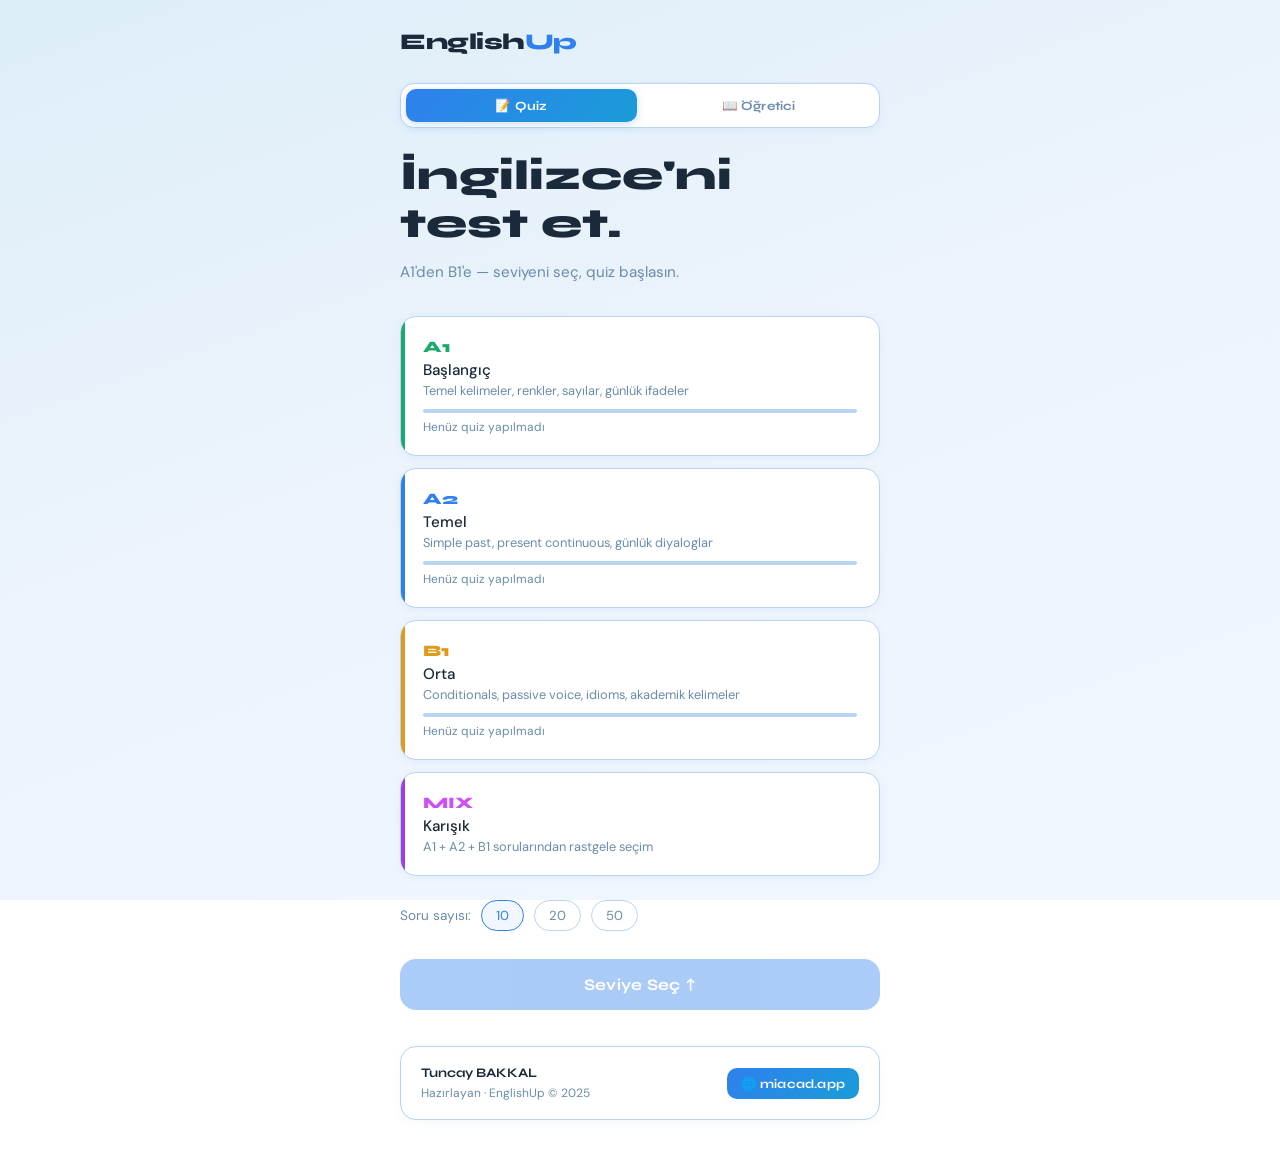
<file: index.html>
<!DOCTYPE html>
<html lang="tr">
<head>
<meta charset="UTF-8">
<meta name="viewport" content="width=device-width, initial-scale=1.0">
<title>EnglishUp — İngilizce Eğitim - TuncayBAKKAL</title>
<style>
  @import url('https://fonts.googleapis.com/css2?family=Syne:wght@400;700;800&family=DM+Sans:ital,wght@0,300;0,400;0,500;1,300&display=swap');

  :root {
    --bg: #eef4fc;
    --surface: #ffffff;
    --surface2: #ddeaf9;
    --border: #b8d4f0;
    --accent: #2f80ed;
    --accent2: #1a9cd8;
    --success: #1aaa6b;
    --danger: #e03a52;
    --text: #1a2a3a;
    --muted: #6a8caa;
    --radius: 16px;
  }

  * { box-sizing: border-box; margin: 0; padding: 0; }

  body {
    font-family: 'DM Sans', sans-serif;
    background: linear-gradient(160deg, #ddeef9 0%, #eef4fc 50%, #f0f7ff 100%);
    background-attachment: fixed;
    color: var(--text);
    min-height: 100vh;
    display: flex;
    flex-direction: column;
    align-items: center;
    padding: 20px 16px 40px;
  }

  .header {
    width: 100%;
    max-width: 480px;
    display: flex;
    align-items: center;
    justify-content: space-between;
    margin-bottom: 28px;
    padding-top: 8px;
  }

  .logo {
    font-family: 'Syne', sans-serif;
    font-weight: 800;
    font-size: 1.4rem;
    letter-spacing: -0.5px;
  }
  .logo span { color: var(--accent); }

  .stats-pill {
    display: flex;
    gap: 12px;
    font-size: 0.78rem;
    color: var(--muted);
  }
  .stats-pill b { color: var(--accent2); font-weight: 500; }

  /* HOME */
  .screen { width: 100%; max-width: 480px; display: none; }
  .screen.active { display: block; }

  .hero-title {
    font-family: 'Syne', sans-serif;
    font-weight: 800;
    font-size: clamp(1.8rem, 6vw, 2.6rem);
    line-height: 1.15;
    margin-bottom: 12px;
  }
  .hero-sub { color: var(--muted); font-size: 0.95rem; margin-bottom: 32px; line-height: 1.6; }

  .level-cards { display: flex; flex-direction: column; gap: 12px; margin-bottom: 24px; }

  .level-card {
    background: var(--surface);
    border: 1px solid var(--border);
    border-radius: var(--radius);
    padding: 20px 22px;
    cursor: pointer;
    transition: all 0.18s ease;
    position: relative;
    overflow: hidden;
    box-shadow: 0 2px 8px rgba(47,128,237,0.07);
  }
  .level-card::before {
    content: '';
    position: absolute;
    left: 0; top: 0; bottom: 0;
    width: 4px;
    background: var(--card-color, var(--accent));
    border-radius: 4px 0 0 4px;
  }
  .level-card:hover { border-color: var(--card-color, var(--accent)); transform: translateX(4px); }
  .level-card.selected { border-color: var(--card-color, var(--accent)); background: var(--surface2); }

  .level-card[data-level="A1"] { --card-color: #1aaa6b; }
  .level-card[data-level="A2"] { --card-color: #2f80ed; }
  .level-card[data-level="B1"] { --card-color: #e09a1a; }
  .level-card[data-level="MIXED"] { --card-color: #9b3de8; }

  .level-badge {
    font-family: 'Syne', sans-serif;
    font-weight: 800;
    font-size: 1rem;
    color: var(--card-color, var(--accent));
    margin-bottom: 4px;
  }
  .level-name { font-weight: 500; font-size: 0.95rem; margin-bottom: 2px; }
  .level-desc { font-size: 0.8rem; color: var(--muted); }
  .level-progress {
    margin-top: 10px;
    height: 4px;
    background: var(--border);
    border-radius: 2px;
    overflow: hidden;
  }
  .level-progress-fill {
    height: 100%;
    background: var(--card-color, var(--accent));
    border-radius: 2px;
    transition: width 0.4s ease;
  }
  .level-score-text { font-size: 0.75rem; color: var(--muted); margin-top: 6px; }

  .q-count-row { display: flex; gap: 10px; margin-bottom: 28px; align-items: center; }
  .q-count-label { font-size: 0.85rem; color: var(--muted); }
  .q-count-btn {
    padding: 6px 14px;
    border-radius: 20px;
    border: 1px solid var(--border);
    background: transparent;
    color: var(--muted);
    cursor: pointer;
    font-family: 'DM Sans', sans-serif;
    font-size: 0.82rem;
    transition: all 0.15s;
  }
  .q-count-btn.active, .q-count-btn:hover {
    border-color: var(--accent);
    color: var(--accent);
    background: rgba(79,142,247,0.08);
  }

  .btn-primary {
    width: 100%;
    padding: 16px;
    background: var(--accent);
    color: #fff;
    border: none;
    border-radius: var(--radius);
    font-family: 'Syne', sans-serif;
    font-weight: 700;
    font-size: 1rem;
    cursor: pointer;
    transition: opacity 0.15s, transform 0.1s;
    letter-spacing: 0.3px;
  }
  .btn-primary:hover { opacity: 0.9; }
  .btn-primary:active { transform: scale(0.98); }
  .btn-primary:disabled { opacity: 0.4; cursor: not-allowed; }

  /* QUIZ */
  .quiz-top {
    display: flex;
    align-items: center;
    gap: 12px;
    margin-bottom: 20px;
    width: 100%;
    max-width: 480px;
  }
  .quiz-back {
    background: var(--surface);
    border: 1px solid var(--border);
    color: var(--text);
    width: 38px; height: 38px;
    border-radius: 10px;
    cursor: pointer;
    font-size: 1.1rem;
    display: flex; align-items: center; justify-content: center;
    flex-shrink: 0;
    transition: background 0.15s;
    box-shadow: 0 1px 4px rgba(47,128,237,0.08);
  }
  .quiz-back:hover { background: var(--surface2); }

  .progress-bar {
    flex: 1;
    height: 6px;
    background: var(--border);
    border-radius: 3px;
    overflow: hidden;
  }
  .progress-fill {
    height: 100%;
    background: linear-gradient(90deg, var(--accent), var(--accent2));
    border-radius: 3px;
    transition: width 0.3s ease;
  }
  .progress-text { font-size: 0.8rem; color: var(--muted); flex-shrink: 0; }

  .q-card {
    background: var(--surface);
    border: 1px solid var(--border);
    border-radius: var(--radius);
    padding: 24px 22px;
    margin-bottom: 16px;
    width: 100%;
    max-width: 480px;
    box-shadow: 0 4px 16px rgba(47,128,237,0.08);
  }
  .q-type-tag {
    font-size: 0.7rem;
    font-weight: 500;
    text-transform: uppercase;
    letter-spacing: 1px;
    color: var(--accent);
    margin-bottom: 12px;
  }
  .q-text {
    font-family: 'Syne', sans-serif;
    font-size: 1.05rem;
    font-weight: 700;
    line-height: 1.5;
    color: var(--text);
  }
  .q-blank { 
    display: inline-block;
    min-width: 80px;
    border-bottom: 2px solid var(--accent);
    color: var(--accent);
    font-style: italic;
  }

  .choices { display: flex; flex-direction: column; gap: 10px; width: 100%; max-width: 480px; }

  .choice-btn {
    background: var(--surface);
    border: 1.5px solid var(--border);
    border-radius: 12px;
    padding: 14px 18px;
    color: var(--text);
    text-align: left;
    cursor: pointer;
    font-family: 'DM Sans', sans-serif;
    font-size: 0.95rem;
    transition: all 0.15s ease;
    display: flex;
    align-items: center;
    gap: 12px;
    position: relative;
    overflow: hidden;
  }
  .choice-letter {
    width: 26px; height: 26px;
    border-radius: 7px;
    background: var(--surface2);
    border: 1px solid var(--border);
    display: flex; align-items: center; justify-content: center;
    font-family: 'Syne', sans-serif;
    font-size: 0.8rem;
    font-weight: 700;
    flex-shrink: 0;
    transition: background 0.15s;
  }
  .choice-btn:hover:not(:disabled) { border-color: var(--accent); }
  .choice-btn:hover:not(:disabled) .choice-letter { background: var(--accent); }

  .choice-btn.correct { border-color: var(--success); background: rgba(79,207,122,0.08); }
  .choice-btn.correct .choice-letter { background: var(--success); color: #0d0f14; }
  .choice-btn.wrong { border-color: var(--danger); background: rgba(247,79,106,0.08); }
  .choice-btn.wrong .choice-letter { background: var(--danger); color: #fff; }

  .feedback-bar {
    width: 100%;
    max-width: 480px;
    border-radius: 12px;
    padding: 14px 18px;
    font-size: 0.88rem;
    margin-top: 4px;
    display: none;
    align-items: center;
    gap: 10px;
  }
  .feedback-bar.show { display: flex; }
  .feedback-bar.correct { background: rgba(79,207,122,0.12); border: 1px solid rgba(79,207,122,0.3); color: var(--success); }
  .feedback-bar.wrong { background: rgba(247,79,106,0.1); border: 1px solid rgba(247,79,106,0.25); color: #f7788a; }
  .feedback-icon { font-size: 1.1rem; }
  .feedback-explain { color: var(--muted); font-size: 0.82rem; margin-top: 2px; }

  .next-btn {
    width: 100%;
    max-width: 480px;
    margin-top: 16px;
    padding: 15px;
    background: var(--surface2);
    border: 1.5px solid var(--border);
    border-radius: var(--radius);
    color: var(--text);
    font-family: 'Syne', sans-serif;
    font-weight: 700;
    font-size: 0.95rem;
    cursor: pointer;
    display: none;
    transition: all 0.15s;
  }
  .next-btn.show { display: block; }
  .next-btn:hover { border-color: var(--accent); color: var(--accent); }

  /* RESULT */
  .result-card {
    background: var(--surface);
    border: 1px solid var(--border);
    border-radius: var(--radius);
    padding: 32px 24px;
    text-align: center;
    width: 100%;
    max-width: 480px;
    margin-bottom: 20px;
    box-shadow: 0 4px 20px rgba(47,128,237,0.1);
  }
  .result-emoji { font-size: 3rem; margin-bottom: 12px; }
  .result-score {
    font-family: 'Syne', sans-serif;
    font-size: 3rem;
    font-weight: 800;
    color: var(--accent2);
    line-height: 1;
    margin-bottom: 4px;
  }
  .result-label { color: var(--muted); font-size: 0.9rem; margin-bottom: 20px; }
  .result-stats {
    display: grid;
    grid-template-columns: 1fr 1fr 1fr;
    gap: 12px;
    margin-bottom: 24px;
  }
  .stat-box {
    background: var(--surface2);
    border-radius: 10px;
    padding: 12px 8px;
  }
  .stat-val { font-family: 'Syne', sans-serif; font-weight: 700; font-size: 1.3rem; }
  .stat-val.green { color: var(--success); }
  .stat-val.red { color: var(--danger); }
  .stat-name { font-size: 0.72rem; color: var(--muted); margin-top: 2px; }
  .result-msg { font-size: 0.88rem; color: var(--muted); line-height: 1.6; margin-bottom: 20px; }

  .btn-secondary {
    width: 100%;
    padding: 14px;
    background: transparent;
    color: var(--text);
    border: 1.5px solid var(--border);
    border-radius: var(--radius);
    font-family: 'Syne', sans-serif;
    font-weight: 700;
    font-size: 0.95rem;
    cursor: pointer;
    transition: all 0.15s;
    margin-top: 10px;
  }
  .btn-secondary:hover { border-color: var(--accent); color: var(--accent); }

  .history-section { width: 100%; max-width: 480px; margin-top: 28px; }
  .section-title {
    font-family: 'Syne', sans-serif;
    font-size: 0.8rem;
    font-weight: 700;
    text-transform: uppercase;
    letter-spacing: 1.5px;
    color: var(--muted);
    margin-bottom: 12px;
  }
  .history-item {
    background: var(--surface);
    border: 1px solid var(--border);
    border-radius: 10px;
    padding: 12px 16px;
    display: flex;
    justify-content: space-between;
    align-items: center;
    margin-bottom: 8px;
    font-size: 0.85rem;
  }
  .history-level { font-weight: 600; }
  .history-score { color: var(--accent2); font-family: 'Syne', sans-serif; font-weight: 700; }
  .history-date { color: var(--muted); font-size: 0.76rem; }

  @keyframes pop {
    0% { transform: scale(0.9); opacity: 0; }
    100% { transform: scale(1); opacity: 1; }
  }
  .pop { animation: pop 0.2s ease forwards; }

  .streak-badge {
    display: inline-flex;
    align-items: center;
    gap: 6px;
    background: rgba(26,156,216,0.1);
    border: 1px solid rgba(26,156,216,0.3);
    border-radius: 20px;
    padding: 4px 12px;
    font-size: 0.8rem;
    color: var(--accent2);
    margin-bottom: 20px;
  }
  .footer {
    width: 100%;
    max-width: 480px;
    margin-top: 36px;
    padding: 16px 20px;
    background: var(--surface);
    border: 1px solid var(--border);
    border-radius: var(--radius);
    display: flex;
    align-items: center;
    justify-content: space-between;
    gap: 12px;
    box-shadow: 0 2px 8px rgba(47,128,237,0.06);
  }
  .footer-left {
    font-size: 0.75rem;
    color: var(--muted);
    line-height: 1.6;
  }
  .footer-left strong {
    display: block;
    font-family: 'Syne', sans-serif;
    font-weight: 700;
    font-size: 0.82rem;
    color: var(--text);
  }
  .footer-link {
    display: inline-flex;
    align-items: center;
    gap: 6px;
    padding: 8px 14px;
    background: linear-gradient(135deg, #2f80ed, #1a9cd8);
    color: #fff;
    text-decoration: none;
    border-radius: 10px;
    font-family: 'Syne', sans-serif;
    font-weight: 700;
    font-size: 0.78rem;
    white-space: nowrap;
    transition: opacity 0.15s, transform 0.1s;
    letter-spacing: 0.2px;
  }
  .footer-link:hover { opacity: 0.88; transform: translateY(-1px); }

  /* NAV BAR */
  .nav-bar {
    width: 100%;
    max-width: 480px;
    display: flex;
    gap: 6px;
    margin-bottom: 24px;
    background: var(--surface);
    border: 1px solid var(--border);
    border-radius: 14px;
    padding: 5px;
    box-shadow: 0 2px 8px rgba(47,128,237,0.07);
  }
  .nav-btn {
    flex: 1;
    padding: 9px 6px;
    border: none;
    border-radius: 10px;
    background: transparent;
    color: var(--muted);
    font-family: 'Syne', sans-serif;
    font-weight: 700;
    font-size: 0.78rem;
    cursor: pointer;
    transition: all 0.18s;
    letter-spacing: 0.2px;
  }
  .nav-btn.active {
    background: linear-gradient(135deg, #2f80ed, #1a9cd8);
    color: #fff;
    box-shadow: 0 2px 8px rgba(47,128,237,0.25);
  }
  .nav-btn:hover:not(.active) { color: var(--accent); background: var(--surface2); }

  /* ÖĞRETICI */
  .lesson-topic-list { display: flex; flex-direction: column; gap: 10px; }
  .topic-card {
    background: var(--surface);
    border: 1.5px solid var(--border);
    border-radius: var(--radius);
    padding: 16px 18px;
    cursor: pointer;
    transition: all 0.18s;
    box-shadow: 0 2px 8px rgba(47,128,237,0.06);
    display: flex;
    align-items: center;
    justify-content: space-between;
  }
  .topic-card:hover { border-color: var(--accent); transform: translateX(4px); }
  .topic-card-left { display: flex; align-items: center; gap: 12px; }
  .topic-icon {
    width: 40px; height: 40px;
    border-radius: 10px;
    background: linear-gradient(135deg, #ddeef9, #b8d4f0);
    display: flex; align-items: center; justify-content: center;
    font-size: 1.2rem;
    flex-shrink: 0;
  }
  .topic-title { font-family: 'Syne', sans-serif; font-weight: 700; font-size: 0.92rem; }
  .topic-sub { font-size: 0.76rem; color: var(--muted); margin-top: 2px; }
  .topic-arrow { color: var(--muted); font-size: 1rem; }

  /* LESSON DETAIL */
  .lesson-back-btn {
    display: flex;
    align-items: center;
    gap: 8px;
    background: none;
    border: none;
    color: var(--accent);
    font-family: 'Syne', sans-serif;
    font-weight: 700;
    font-size: 0.85rem;
    cursor: pointer;
    padding: 0;
    margin-bottom: 18px;
  }
  .lesson-title-card {
    background: linear-gradient(135deg, #2f80ed, #1a9cd8);
    border-radius: var(--radius);
    padding: 22px 20px;
    margin-bottom: 16px;
    color: #fff;
  }
  .lesson-title-card h2 {
    font-family: 'Syne', sans-serif;
    font-weight: 800;
    font-size: 1.2rem;
    margin-bottom: 6px;
  }
  .lesson-title-card p { font-size: 0.85rem; opacity: 0.85; line-height: 1.5; }

  .rule-box {
    background: var(--surface);
    border: 1.5px solid var(--border);
    border-radius: var(--radius);
    padding: 18px 20px;
    margin-bottom: 14px;
    box-shadow: 0 2px 8px rgba(47,128,237,0.06);
  }
  .rule-box h3 {
    font-family: 'Syne', sans-serif;
    font-weight: 700;
    font-size: 0.9rem;
    color: var(--accent);
    margin-bottom: 8px;
    display: flex;
    align-items: center;
    gap: 6px;
  }
  .rule-text {
    font-size: 0.85rem;
    color: var(--text);
    line-height: 1.7;
    margin-bottom: 12px;
  }
  .formula-pill {
    display: inline-block;
    background: var(--surface2);
    border: 1px solid var(--border);
    border-radius: 8px;
    padding: 6px 12px;
    font-family: monospace;
    font-size: 0.82rem;
    color: var(--accent);
    margin-bottom: 14px;
  }
  .examples-title {
    font-family: 'Syne', sans-serif;
    font-size: 0.72rem;
    font-weight: 700;
    text-transform: uppercase;
    letter-spacing: 1px;
    color: var(--muted);
    margin-bottom: 8px;
  }
  .example-item {
    display: flex;
    gap: 10px;
    padding: 8px 0;
    border-bottom: 1px solid var(--border);
    font-size: 0.85rem;
    line-height: 1.5;
  }
  .example-item:last-child { border-bottom: none; }
  .ex-num {
    font-family: 'Syne', sans-serif;
    font-weight: 700;
    color: var(--accent);
    font-size: 0.75rem;
    min-width: 20px;
    padding-top: 1px;
  }
  .ex-en { color: var(--text); }
  .ex-tr { color: var(--muted); font-size: 0.8rem; font-style: italic; }

  .hint-btn {
    position: absolute;
    top: 10px;
    right: 10px;
    width: 28px;
    height: 28px;
    border-radius: 50%;
    border: 2px solid var(--accent);
    background: transparent;
    color: var(--accent);
    font-size: 0.85rem;
    font-weight: 700;
    cursor: pointer;
    display: flex;
    align-items: center;
    justify-content: center;
    transition: background 0.15s, color 0.15s;
    z-index: 2;
  }
  .hint-btn:hover { background: var(--accent); color: #fff; }
  .hint-popup {
    display: none;
    position: absolute;
    bottom: calc(100% + 8px);
    right: 0;
    background: var(--surface);
    border: 1.5px solid var(--border);
    border-radius: 12px;
    padding: 10px 14px;
    font-size: 0.82rem;
    color: var(--text);
    max-width: 260px;
    box-shadow: 0 4px 16px rgba(47,128,237,0.13);
    z-index: 10;
    text-align: left;
    line-height: 1.6;
  }
  .hint-popup.show { display: block; }
  .hint-popup strong { color: var(--accent); }
  .q-card { position: relative; }

</style>
</head>
<body>

<div class="header">
  <div class="logo">English<span>Up</span></div>
  <div class="stats-pill" id="headerStats"></div>
</div>

<div class="nav-bar">
  <button class="nav-btn active" id="navQuiz" onclick="switchTab('home')">📝 Quiz</button>
  <button class="nav-btn" id="navLearn" onclick="switchTab('learn')">📖 Öğretici</button>
</div>

<!-- HOME SCREEN -->
<div class="screen active" id="homeScreen">
  <div class="hero-title">İngilizce'ni<br>test et.</div>
  <p class="hero-sub">A1'den B1'e — seviyeni seç, quiz başlasın.</p>

  <div id="streakBadge" style="display:none" class="streak-badge">🔥 <span id="streakCount">0</span> günlük seri</div>

  <div class="level-cards">
    <div class="level-card" data-level="A1" onclick="selectLevel('A1')">
      <div class="level-badge">A1</div>
      <div class="level-name">Başlangıç</div>
      <div class="level-desc">Temel kelimeler, renkler, sayılar, günlük ifadeler</div>
      <div class="level-progress"><div class="level-progress-fill" id="prog-A1" style="width:0%"></div></div>
      <div class="level-score-text" id="score-A1">Henüz quiz yapılmadı</div>
    </div>
    <div class="level-card" data-level="A2" onclick="selectLevel('A2')">
      <div class="level-badge">A2</div>
      <div class="level-name">Temel</div>
      <div class="level-desc">Simple past, present continuous, günlük diyaloglar</div>
      <div class="level-progress"><div class="level-progress-fill" id="prog-A2" style="width:0%"></div></div>
      <div class="level-score-text" id="score-A2">Henüz quiz yapılmadı</div>
    </div>
    <div class="level-card" data-level="B1" onclick="selectLevel('B1')">
      <div class="level-badge">B1</div>
      <div class="level-name">Orta</div>
      <div class="level-desc">Conditionals, passive voice, idioms, akademik kelimeler</div>
      <div class="level-progress"><div class="level-progress-fill" id="prog-B1" style="width:0%"></div></div>
      <div class="level-score-text" id="score-B1">Henüz quiz yapılmadı</div>
    </div>
    <div class="level-card" data-level="MIXED" onclick="selectLevel('MIXED')">
      <div class="level-badge" style="color:#cf4ff7">MIX</div>
      <div class="level-name">Karışık</div>
      <div class="level-desc">A1 + A2 + B1 sorularından rastgele seçim</div>
    </div>
  </div>

  <div class="q-count-row">
    <span class="q-count-label">Soru sayısı:</span>
    <button class="q-count-btn active" onclick="setQCount(10, this)">10</button>
    <button class="q-count-btn" onclick="setQCount(20, this)">20</button>
    <button class="q-count-btn" onclick="setQCount(50, this)">50</button>
  </div>

  <button class="btn-primary" id="startBtn" onclick="startQuiz()" disabled>Seviye Seç ↑</button>

  <div class="history-section" id="historySection" style="display:none">
    <div class="section-title">Son Quizler</div>
    <div id="historyList"></div>
  </div>

  <footer class="footer">
    <div class="footer-left">
      <strong>Tuncay BAKKAL</strong>
      Hazırlayan · EnglishUp © 2025
    </div>
    <a class="footer-link" href="https://miacad.app" target="_blank" rel="noopener">
      🌐 miacad.app
    </a>
  </footer>

</div>

<!-- QUIZ SCREEN -->
<div class="screen" id="quizScreen">
  <div class="quiz-top">
    <button class="quiz-back" onclick="goHome()">←</button>
    <div class="progress-bar"><div class="progress-fill" id="progressFill" style="width:0%"></div></div>
    <div class="progress-text" id="progressText">0/0</div>
  </div>

  <div class="q-card pop" id="qCard">
    <div class="q-type-tag" id="qTypeTag">Grammar</div>
    <div class="q-text" id="qText"></div>
    <button class="hint-btn" id="qHintBtn" onclick="toggleMainHint()" title="İpucu">?</button>
    <div class="hint-popup" id="qHintPopup"></div>
  </div>

  <div class="choices" id="choices"></div>

  <div class="feedback-bar" id="feedbackBar">
    <div class="feedback-icon" id="feedbackIcon"></div>
    <div style="flex:1">
      <div id="feedbackText"></div>
      <div class="feedback-explain" id="feedbackExplain"></div>
      <div id="feedbackTranslation" style="margin-top:6px;font-size:0.82rem;color:var(--accent2);font-style:italic;display:none"></div>
    </div>
  </div>

  <button class="next-btn" id="nextBtn" onclick="nextQuestion()">Sonraki →</button>
</div>

<!-- RESULT SCREEN -->
<div class="screen" id="resultScreen">
  <div class="result-card pop">
    <div class="result-emoji" id="resultEmoji">🎉</div>
    <div class="result-score" id="resultScore">0%</div>
    <div class="result-label" id="resultLabel"></div>
    <div class="result-stats">
      <div class="stat-box">
        <div class="stat-val green" id="rCorrect">0</div>
        <div class="stat-name">Doğru</div>
      </div>
      <div class="stat-box">
        <div class="stat-val red" id="rWrong">0</div>
        <div class="stat-name">Yanlış</div>
      </div>
      <div class="stat-box">
        <div class="stat-val" id="rTotal">0</div>
        <div class="stat-name">Toplam</div>
      </div>
    </div>
    <div class="result-msg" id="resultMsg"></div>
    <button class="btn-primary" onclick="retryQuiz()">Tekrar Dene</button>
    <button class="btn-secondary" onclick="goHome()">Ana Sayfa</button>
  </div>
</div>

<!-- LEARN SCREEN -->
<div class="screen" id="learnScreen">
  <div id="topicListView">
    <div class="hero-title" style="font-size:1.6rem;margin-bottom:6px">Öğretici</div>
    <p class="hero-sub" style="margin-bottom:16px">Seviye seç, konu çalış, kendini sına.</p>
    <div class="q-count-row" style="margin-bottom:20px">
      <button class="q-count-btn active" id="learnA1Btn" onclick="setLearnLevel('A1',this)">A1 Başlangıç</button>
      <button class="q-count-btn" id="learnA2Btn" onclick="setLearnLevel('A2',this)">A2 Temel</button>
      <button class="q-count-btn" id="learnB1Btn" onclick="setLearnLevel('B1',this)">B1 Orta</button>
    </div>
    <div class="lesson-topic-list" id="topicList"></div>
  </div>
  <div id="topicDetailView" style="display:none">
    <button class="lesson-back-btn" onclick="showTopicList()">← Konulara Dön</button>
    <div id="lessonContent"></div>
  </div>
</div>

<!-- LESSON QUIZ SCREEN -->
<div class="screen" id="lessonQuizScreen">
  <div class="quiz-top">
    <button class="quiz-back" onclick="backToLesson()">←</button>
    <div class="progress-bar"><div class="progress-fill" id="lqProgressFill" style="width:0%"></div></div>
    <div class="progress-text" id="lqProgressText">0/0</div>
  </div>
  <div style="font-family:'Syne',sans-serif;font-weight:700;font-size:0.82rem;color:var(--accent);margin-bottom:12px;width:100%;max-width:480px" id="lqTitle"></div>
  <div class="q-card pop" id="lqCard">
    <div class="q-type-tag">📝 Dilbilgisi</div>
    <div class="q-text" id="lqQText"></div>
    <button class="hint-btn" id="lqHintBtn" onclick="toggleHint()" title="İpucu">?</button>
    <div class="hint-popup" id="lqHintPopup"></div>
  </div>
  <div class="choices" id="lqChoices"></div>
  <div class="feedback-bar" id="lqFeedback">
    <div class="feedback-icon" id="lqFeedbackIcon"></div>
    <div style="flex:1">
      <div id="lqFeedbackText"></div>
      <div class="feedback-explain" id="lqFeedbackExplain"></div>
      <div id="lqFeedbackTranslation" style="margin-top:6px;font-size:0.82rem;color:var(--accent2);font-style:italic;display:none"></div>
    </div>
  </div>
  <button class="next-btn" id="lqNextBtn" onclick="nextLessonQuestion()">Sonraki →</button>
</div>

<!-- LESSON RESULT SCREEN -->
<div class="screen" id="lessonResultScreen">
  <div class="result-card pop">
    <div class="result-emoji" id="lqrEmoji">🎉</div>
    <div style="font-family:'Syne',sans-serif;font-weight:700;font-size:0.9rem;color:var(--muted);margin-bottom:4px" id="lqrTitle"></div>
    <div class="result-score" id="lqrScore">0%</div>
    <div class="result-stats">
      <div class="stat-box">
        <div class="stat-val green" id="lqrCorrect">0</div>
        <div class="stat-name">Doğru</div>
      </div>
      <div class="stat-box">
        <div class="stat-val red" id="lqrWrong">0</div>
        <div class="stat-name">Yanlış</div>
      </div>
      <div class="stat-box">
        <div class="stat-val" id="lqrTotal">0</div>
        <div class="stat-name">Toplam</div>
      </div>
    </div>
    <div class="result-msg" id="lqrMsg"></div>
    <button class="btn-primary" onclick="retryLessonQuiz()">Tekrar Dene</button>
    <button class="btn-secondary" onclick="backToLesson()">Konuya Dön</button>
    <button class="btn-secondary" onclick="switchTab('learn')" style="margin-top:8px">Tüm Konular</button>
  </div>
</div>

<script>
// =================== QUESTION BANK ===================
const QUESTIONS = {
A1: [
  {t:"vocabulary",q:"What color is the sky?",o:["Blue","Green","Red","Yellow"],a:0,e:"The sky is blue.",h:"Gökyüzü rengi — vocabulary."},
  {t:"grammar",q:"I ___ a student.",o:["am","is","are","be"],a:0,e:"I ile 'am' kullanılır.",h:"to be – I → am."},
  {t:"vocabulary",q:"How do you say 'elma' in English?",o:["Apple","Banana","Orange","Grape"],a:0,e:"Elma = Apple",h:"Meyve adı — vocabulary."},
  {t:"grammar",q:"Leyla ___ happy.",o:["is","am","are","be"],a:0,e:"Leyla (she) → is. (to be: she → is)",h:"to be – He/She/It → is."},
  {t:"vocabulary",q:"Which number comes after 4?",o:["5","3","6","7"],a:0,e:"4'ten sonra 5 gelir.",h:"Sayılar — vocabulary."},
  {t:"grammar",q:"They ___ my friends.",o:["are","is","am","be"],a:0,e:"They ile 'are' kullanılır.",h:"to be – They → are."},
  {t:"vocabulary",q:"What do you say when you first meet someone?",o:["Hello","Goodbye","Thank you","Sorry"],a:0,e:"Birini ilk gördüğünde 'Hello' denir.",h:"Selamlama — vocabulary."},
  {t:"grammar",q:"___ you like coffee?",o:["Do","Does","Is","Are"],a:0,e:"'Do you like...?' – soru kalıbı.",h:"Present Simple Soru – I/You/We/They → Do."},
  {t:"vocabulary",q:"'Kitap' in English is:",o:["Book","Pen","Desk","Chair"],a:0,e:"Kitap = Book",h:"Eşya adı — vocabulary."},
  {t:"grammar",q:"Ali ___ to school every day.",o:["goes","go","going","gone"],a:0,e:"Ali (he) → goes. (He/She/It → +s)",h:"Present Simple – He/She/It: fiil +s/es."},
  {t:"vocabulary",q:"What animal says 'meow'?",o:["Cat","Dog","Bird","Fish"],a:0,e:"Kedi miyavlar: meow.",h:"Hayvan sesi — vocabulary."},
  {t:"grammar",q:"Which day comes after Monday?",o:["Tuesday","Sunday","Wednesday","Friday"],a:0,e:"Pazartesi'den sonra Salı gelir.",h:"Haftanın günleri sırası — vocabulary."},
  {t:"vocabulary",q:"I have ___ apple.",o:["an","a","the","one"],a:0,e:"Sesli harfle başlayan kelime önüne 'an' gelir.",h:"Article – sesli harf önünde: an."},
  {t:"grammar",q:"'Kırmızı' means:",o:["Red","Blue","Green","Black"],a:0,e:"Kırmızı = Red",h:"Renk adı — vocabulary."},
  {t:"vocabulary",q:"___ name is Sara. (she)",o:["Her","She","He","His"],a:0,e:"Sara (kız) için 'Her name'.",h:"Possessive – She → Her."},
  {t:"grammar",q:"How many fingers do you have on one hand?",o:["5","4","6","10"],a:0,e:"Bir elde 5 parmak var.",h:"Sayı bilgisi — vocabulary."},
  {t:"vocabulary",q:"We ___ in Turkey.",o:["live","lives","living","lived"],a:0,e:"We ile fiilin yalın hali: live.",h:"Present Simple – We: yalın fiil (no -s)."},
  {t:"grammar",q:"'Araba' in English:",o:["Car","Bus","Train","Plane"],a:0,e:"Araba = Car",h:"Ulaşım aracı — vocabulary."},
  {t:"vocabulary",q:"___ is your name?",o:["What","Where","Who","How"],a:0,e:"İsim sorulurken 'What' kullanılır.",h:"WH Soru – isim için: What."},
  {t:"grammar",q:"Opposite of 'big' is:",o:["Small","Tall","Fast","Old"],a:0,e:"Big'in zıttı Small.",h:"Zıt anlam — vocabulary."},
  {t:"vocabulary",q:"This is ___ book. (belongs to me)",o:["my","your","his","their"],a:0,e:"Bana ait → my.",h:"Possessive – I → my."},
  {t:"grammar",q:"'Su' in English:",o:["Water","Juice","Milk","Tea"],a:0,e:"Su = Water",h:"İçecek/sıvı — vocabulary."},
  {t:"vocabulary",q:"Please ___ the door.",o:["open","opens","opening","opened"],a:0,e:"Emir cümlelerinde fiilin yalın hali.",h:"Imperative – emir: yalın fiil."},
  {t:"grammar",q:"Which season comes after Summer?",o:["Autumn","Spring","Winter","Summer"],a:0,e:"Yazdan sonra Sonbahar gelir.",h:"Mevsimler sırası — vocabulary."},
  {t:"vocabulary",q:"I ___ not like spicy food.",o:["do","does","am","is"],a:0,e:"Olumsuz: I do not / don't.",h:"Present Simple Olumsuz – I → do not."},
  {t:"grammar",q:"What do you use to write?",o:["Pen","Fork","Spoon","Key"],a:0,e:"Yazmak için kalem kullanırsın.",h:"Eşya işlevi — vocabulary."},
  {t:"vocabulary",q:"There ___ two cats.",o:["are","is","am","be"],a:0,e:"Çoğul ile 'are' kullanılır.",h:"There is/are – çoğul → are."},
  {t:"grammar",q:"'Güzel' in English:",o:["Beautiful","Ugly","Tall","Short"],a:0,e:"Güzel = Beautiful",h:"Sıfat — vocabulary."},
  {t:"vocabulary",q:"___ old are you?",o:["How","What","Where","Who"],a:0,e:"Yaş sorarken 'How old'.",h:"WH Soru – yaş: How old."},
  {t:"grammar",q:"Which is a fruit?",o:["Orange","Carrot","Potato","Onion"],a:0,e:"Orange (portakal) bir meyvedir.",h:"Meyve-sebze ayrımı — vocabulary."},
  {t:"vocabulary",q:"My sister ___ TV every evening.",o:["watches","watch","watching","watched"],a:0,e:"My sister (she) → watches (+es). (He/She/It → +s)",h:"Present Simple – She: +es (watch→watches)."},
  {t:"grammar",q:"'Ev' in English:",o:["House","School","Hospital","Market"],a:0,e:"Ev = House",h:"Bina adı — vocabulary."},
  {t:"vocabulary",q:"___ he your brother?",o:["Is","Are","Do","Does"],a:0,e:"He is → Is he? soru kalıbı.",h:"to be Soru – He → Is."},
  {t:"grammar",q:"What time do most people sleep?",o:["Night","Morning","Afternoon","Noon"],a:0,e:"İnsanlar geceleri uyur.",h:"Zaman — vocabulary."},
  {t:"vocabulary",q:"I ___ English right now.",o:["am learning","learn","learned","learns"],a:0,e:"'Right now' → present continuous: am learning.",h:"Present Continuous – 'right now' ipucu: am/is/are + V-ing."},
  {t:"grammar",q:"'Öğretmen' in English:",o:["Teacher","Doctor","Police","Pilot"],a:0,e:"Öğretmen = Teacher",h:"Meslek — vocabulary."},
  {t:"vocabulary",q:"The children ___ in the park.",o:["are playing","is playing","plays","played"],a:0,e:"Children (çoğul) + present continuous: are playing.",h:"Present Continuous – çoğul: are + V-ing."},
  {t:"grammar",q:"Which body part do you use to see?",o:["Eyes","Ears","Nose","Mouth"],a:0,e:"Görmek için gözler kullanılır.",h:"Vücut organı — vocabulary."},
  {t:"vocabulary",q:"___ your mother work?",o:["Does","Do","Is","Are"],a:0,e:"He/she/it sorularında 'Does'.",h:"Present Simple Soru – She/He/It → Does."},
  {t:"grammar",q:"'Sıcak' in English:",o:["Hot","Cold","Warm","Cool"],a:0,e:"Sıcak = Hot",h:"Sıfat — vocabulary."},
  {t:"vocabulary",q:"There is ___ milk in the glass.",o:["some","a","an","many"],a:0,e:"Sayılamaz isimlerle 'some'.",h:"Quantifier – sayılamaz isim: some."},
  {t:"grammar",q:"The opposite of 'day' is:",o:["Night","Evening","Morning","Noon"],a:0,e:"Gündüzün zıttı gece.",h:"Zıt anlam — vocabulary."},
  {t:"vocabulary",q:"I ___ breakfast at 7 am.",o:["have","has","having","had"],a:0,e:"I ile 'have' (yalın hal).",h:"Present Simple – I → have (not has)."},
  {t:"grammar",q:"'Ağaç' in English:",o:["Tree","Flower","Grass","Bush"],a:0,e:"Ağaç = Tree",h:"Doğa — vocabulary."},
  {t:"vocabulary",q:"This bag is ___. (belongs to you)",o:["yours","mine","his","ours"],a:0,e:"Sana ait → yours.",h:"Possessive Pronoun – you → yours."},
  {t:"grammar",q:"Which animal can fly?",o:["Bird","Fish","Cat","Horse"],a:0,e:"Kuş uçabilir.",h:"Hayvan özelliği — vocabulary."},
  {t:"vocabulary",q:"___ are those people?",o:["Who","What","Where","How"],a:0,e:"Kişileri sorarken 'Who'.",h:"WH Soru – kişi: Who."},
  {t:"grammar",q:"'Mutlu' in English:",o:["Happy","Sad","Angry","Tired"],a:0,e:"Mutlu = Happy",h:"Duygu sıfatı — vocabulary."},
  {t:"vocabulary",q:"She doesn't ___ vegetables.",o:["like","likes","liked","liking"],a:0,e:"Doesn't + fiilin yalın hali.",h:"Present Simple Olumsuz – doesn't + yalın fiil."},
  {t:"grammar",q:"___ is my name. (I)",o:["My","His","Her","Their"],a:0,e:"Ben → My name.",h:"Possessive – I → my."},
],
A2: [
  {t:"grammar",q:"I ___ to Paris last year.",o:["went","go","goes","going"],a:0,e:"Geçmiş zaman: went.",h:"Simple Past – 'last year' ipucu. go → went (düzensiz)."},
  {t:"grammar",q:"She was cooking when I ___ home.",o:["arrived","arrive","arrives","arriving"],a:0,e:"Eş zamanlı geçmiş: was cooking / arrived.",h:"Past Continuous + Simple Past – 'when' ile kesinti."},
  {t:"vocabulary",q:"'Appointment' means:",o:["Randevu","Atama","Tatil","Toplantı odası"],a:0,e:"Appointment = randevu.",h:"Kelime anlamı — vocabulary."},
  {t:"grammar",q:"They ___ to the cinema yesterday.",o:["didn't go","don't go","weren't go","not went"],a:0,e:"Past simple olumsuz: didn't + yalın fiil.",h:"Simple Past Olumsuz – didn't + V1. 'yesterday' ipucu."},
  {t:"grammar",q:"I have ___ seen that movie.",o:["already","yet","still","never"],a:0,e:"'Already' olumlu perfect ile kullanılır.",h:"Present Perfect – 'already': olumlu cümlede."},
  {t:"vocabulary",q:"'Exhausted' means:",o:["Çok yorgun","Heyecanlı","Üzgün","Kızgın"],a:0,e:"Exhausted = aşırı yorgun.",h:"Duygu kelimesi — vocabulary."},
  {t:"grammar",q:"She has lived here ___ 5 years.",o:["for","since","during","from"],a:0,e:"Süre için 'for'.",h:"Present Perfect – süre: for. Başlangıç noktası: since."},
  {t:"grammar",q:"___ you ever been to London?",o:["Have","Did","Are","Do"],a:0,e:"Deneyim sorusu: Have you ever...?",h:"Present Perfect – deneyim sorusu: Have + ever?"},
  {t:"vocabulary",q:"'Neighbourhood' means:",o:["Mahalle","Şehir","Köy","Kasaba"],a:0,e:"Neighbourhood = mahalle.",h:"Yer kelimesi — vocabulary."},
  {t:"grammar",q:"If it rains, we ___ stay home.",o:["will","would","can","must"],a:0,e:"Gerçek koşul: If + present, will + yalın.",h:"Type 1 Conditional – if + Present Simple, will + V1."},
  {t:"grammar",q:"The book was written ___ Orhan Pamuk.",o:["by","from","with","of"],a:0,e:"Passive voice'ta eylemi yapan 'by' ile.",h:"Passive Voice – eyleyeni belirtmek: by."},
  {t:"vocabulary",q:"'Colleague' means:",o:["İş arkadaşı","Komşu","Arkadaş","Akraba"],a:0,e:"Colleague = iş arkadaşı.",h:"İlişki kelimesi — vocabulary."},
  {t:"grammar",q:"My brother ___ (not finish) his homework yet.",o:["hasn't finished","didn't finish","isn't finishing","don't finish"],a:0,e:"My brother (he) → hasn't finished. ('yet' + Present Perfect olumsuz)",h:"Present Perfect Olumsuz – 'yet': hasn't + V3."},
  {t:"grammar",q:"She is ___ than her sister.",o:["taller","more tall","tallest","most tall"],a:0,e:"Tek heceli sıfatlarda comparative: -er.",h:"Comparative – kısa sıfat: +er (taller)."},
  {t:"vocabulary",q:"'Convenient' means:",o:["Uygun/elverişli","Güzel","Pahalı","Gerekli"],a:0,e:"Convenient = uygun, kullanışlı.",h:"Sıfat anlamı — vocabulary."},
  {t:"grammar",q:"I was reading when she ___.",o:["called","was calling","calls","had called"],a:0,e:"Past simple, devam eden eylemi keser.",h:"Past Continuous + Simple Past – 'when' kesintisi."},
  {t:"vocabulary",q:"'Frequently' means:",o:["Sıklıkla","Nadiren","Bazen","Hiç"],a:0,e:"Frequently = sık sık.",h:"Zarf anlamı — vocabulary."},
  {t:"grammar",q:"You ___ wear a seatbelt. It's the law.",o:["must","should","can","might"],a:0,e:"Zorunluluk (kural): must.",h:"Modal Verbs – zorunluluk: must."},
  {t:"vocabulary",q:"'Generous' means:",o:["Cömert","Kıskanç","Açgözlü","Utangaç"],a:0,e:"Generous = cömert.",h:"Karakter sıfatı — vocabulary."},
  {t:"grammar",q:"My colleague ___ (just/arrive) — she's still in her coat.",o:["has just arrived","just arrived","is just arriving","just arrives"],a:0,e:"My colleague (she) → has just arrived. ('just' + Present Perfect)",h:"Present Perfect – 'just' az önce: has + V3."},
  {t:"vocabulary",q:"'Postpone' means:",o:["Ertelemek","İptal etmek","Başlatmak","Bitirmek"],a:0,e:"Postpone = ertelemek.",h:"Fiil anlamı — vocabulary."},
  {t:"grammar",q:"The windows ___ every week.",o:["are cleaned","clean","cleaned","were cleaning"],a:0,e:"Present passive (rutin): are + V3.",h:"Passive Voice – Present Simple: are/is + V3."},
  {t:"vocabulary",q:"'Achieve' means:",o:["Başarmak","Denemek","Kaybetmek","Durmak"],a:0,e:"Achieve = başarmak, elde etmek.",h:"Fiil anlamı — vocabulary."},
  {t:"grammar",q:"Elif ___ her homework before she watched TV.",o:["had done","did","was doing","has done"],a:0,e:"Elif (she) → had done. (Past Perfect: önce bitirmişti)",h:"Past Perfect – önceki geçmiş: had + V3."},
  {t:"vocabulary",q:"'Reliable' means:",o:["Güvenilir","Güçlü","Akıllı","Sabırlı"],a:0,e:"Reliable = güvenilir.",h:"Karakter sıfatı — vocabulary."},
  {t:"grammar",q:"___ she finish the work, she'll call you.",o:["When","If","Although","Unless"],a:0,e:"Zaman bağlacı: when (o an gerçekleşince).",h:"Time Clause – zaman: when + Present Simple."},
  {t:"vocabulary",q:"'Approximately' means:",o:["Yaklaşık olarak","Tam olarak","Nadiren","Genellikle"],a:0,e:"Approximately = yaklaşık olarak.",h:"Zarf anlamı — vocabulary."},
  {t:"grammar",q:"He's the ___ student in the class.",o:["most intelligent","more intelligent","intelligenter","much intelligent"],a:0,e:"Uzun sıfat superlative: the most.",h:"Superlative – uzun sıfat: the most + sıfat."},
  {t:"vocabulary",q:"'Obstacle' means:",o:["Engel","Hedef","Fırsat","Çözüm"],a:0,e:"Obstacle = engel.",h:"İsim anlamı — vocabulary."},
  {t:"grammar",q:"I ___ (not/be) free tomorrow — I have a meeting.",o:["won't be","am not going to","am not","don't be"],a:0,e:"Gelecek: won't (will not) be.",h:"Future – will olumsuz: won't + V1."},
  {t:"vocabulary",q:"'Subtle' means:",o:["İnce/hafif","Açık","Belirgin","Güçlü"],a:0,e:"Subtle = ince, fark edilmesi güç.",h:"Sıfat anlamı — vocabulary."},
  {t:"grammar",q:"Could you ___ the salt, please?",o:["pass","passing","to pass","passed"],a:0,e:"Modal + yalın fiil: could + pass.",h:"Modal Verbs – could + V1 (yalın fiil)."},
  {t:"vocabulary",q:"'Inquire' means:",o:["Sormak/araştırmak","Cevaplamak","Bildirmek","Reddetmek"],a:0,e:"Inquire = sormak, bilgi edinmeye çalışmak.",h:"Fiil anlamı — vocabulary."},
  {t:"grammar",q:"She suggested ___ to the new café.",o:["going","go","to go","gone"],a:0,e:"suggest + -ing.",h:"Verb + -ing – suggest: -ing alır."},
  {t:"vocabulary",q:"'Hesitate' means:",o:["Tereddüt etmek","Hızlanmak","Karar vermek","İlerlemek"],a:0,e:"Hesitate = tereddüt etmek.",h:"Fiil anlamı — vocabulary."},
  {t:"grammar",q:"By the time he arrived, we ___ dinner.",o:["had finished","finished","have finished","were finishing"],a:0,e:"Geçmişte önce tamamlanan: past perfect.",h:"Past Perfect – 'by the time' + had + V3."},
  {t:"vocabulary",q:"'Vivid' means:",o:["Canlı/çarpıcı","Soluk","Belirsiz","Sıradan"],a:0,e:"Vivid = canlı, parlak, güçlü.",h:"Sıfat anlamı — vocabulary."},
  {t:"grammar",q:"Despite ___ tired, she kept working.",o:["being","be","to be","been"],a:0,e:"Despite + -ing.",h:"Despite/In spite of + -ing (fiil sonrası)."},
  {t:"vocabulary",q:"'Encounter' means:",o:["Karşılaşmak","Kaçınmak","Aramak","Takip etmek"],a:0,e:"Encounter = beklenmedik şekilde karşılaşmak.",h:"Fiil anlamı — vocabulary."},
  {t:"grammar",q:"I wish I ___ speak French.",o:["could","can","will","would"],a:0,e:"Wish + could (yetenek dileği).",h:"Wish + could – yetenek dileği (şimdiki)."},
  {t:"vocabulary",q:"'Transparent' means:",o:["Şeffaf/açık","Gizli","Karmaşık","Katı"],a:0,e:"Transparent = şeffaf; ya da açık ve dürüst.",h:"Sıfat anlamı — vocabulary."},
  {t:"grammar",q:"Ahmet ___ be at home — his lights are on.",o:["must","might","should","can"],a:0,e:"Ahmet (he) → must. (Güçlü çıkarım: must)",h:"Modal Verbs – kanıta dayalı çıkarım: must."},
  {t:"vocabulary",q:"'Negotiate' means:",o:["Müzakere etmek","Kabul etmek","Reddetmek","İmzalamak"],a:0,e:"Negotiate = anlaşmak için müzakere etmek.",h:"Fiil anlamı — vocabulary."},
  {t:"grammar",q:"The project ___ by the team next month.",o:["will be completed","will complete","is completing","completes"],a:0,e:"Future passive: will be + V3.",h:"Passive Voice – Future: will be + V3."},
  {t:"vocabulary",q:"'Persistent' means:",o:["Israrlı/kararlı","Geçici","Başarısız","Sabırsız"],a:0,e:"Persistent = ısrarcı, sürekli devam eden.",h:"Karakter sıfatı — vocabulary."},
  {t:"grammar",q:"My aunt ___ lived in three countries by the time she was 30.",o:["had","has","was","did"],a:0,e:"My aunt (she) → had lived. (Past Perfect: by the time)",h:"Past Perfect – 'by the time' + had + V3."},
  {t:"vocabulary",q:"'Diligent' means:",o:["Çalışkan","Tembel","Dağınık","Dikkatsiz"],a:0,e:"Diligent = çalışkan, özenli.",h:"Karakter sıfatı — vocabulary."},
  {t:"grammar",q:"You look tired — you ___ get some rest.",o:["should","must","can","might"],a:0,e:"Tavsiye: should.",h:"Modal Verbs – tavsiye: should."},
  {t:"vocabulary",q:"'Consequence' means:",o:["Sonuç","Neden","Karar","Eylem"],a:0,e:"Consequence = bir olayın sonucu.",h:"İsim anlamı — vocabulary."},
],
B1: [
  {t:"grammar",q:"If I ___ rich, I would travel the world.",o:["were","am","had been","have been"],a:0,e:"Type 2 koşul: If + were.",h:"Type 2 Conditional – hayal: if + were, would + V1."},
  {t:"vocabulary",q:"'Ambiguous' means:",o:["Belirsiz/çift anlamlı","Açık","Kesin","Basit"],a:0,e:"Ambiguous = belirsiz, iki anlama gelen.",h:"Kelime anlamı — vocabulary."},
  {t:"grammar",q:"Selin ___ him if she had seen him.",o:["would have greeted","would greet","will greet","greets"],a:0,e:"Selin (she) → would have greeted. (Type 3 Conditional)",h:"Type 3 Conditional – geçmiş hayal: would have + V3."},
  {t:"vocabulary",q:"'Eloquent' means:",o:["Güzel konuşan/akıcı","Sessiz","Kaba","Karmaşık"],a:0,e:"Eloquent = güzel, akıcı konuşan.",h:"Kelime anlamı — vocabulary."},
  {t:"grammar",q:"The report ___ by Friday.",o:["must be completed","must complete","should completing","has to completing"],a:0,e:"Passive modal: must be + V3.",h:"Passive Modal – must be + V3."},
  {t:"vocabulary",q:"'Persevere' means:",o:["Azimle devam etmek","Vazgeçmek","Başarısız olmak","Durdurmak"],a:0,e:"Persevere = kararlılıkla devam etmek.",h:"Fiil anlamı — vocabulary."},
  {t:"grammar",q:"___ I known the answer, I would have won.",o:["Had","If","Should","Were"],a:0,e:"Type 3 inversiyonu: Had I known...",h:"Inversion – Type 3: Had + özne + V3."},
  {t:"vocabulary",q:"'Inevitable' means:",o:["Kaçınılmaz","Beklenmedik","Şaşırtıcı","İsteğe bağlı"],a:0,e:"Inevitable = kaçınılmaz.",h:"Kelime anlamı — vocabulary."},
  {t:"grammar",q:"She insisted on ___ the bill.",o:["paying","pay","to pay","paid"],a:0,e:"insist on + -ing.",h:"Preposition + V-ing – insist on + -ing."},
  {t:"vocabulary",q:"'Pragmatic' means:",o:["Pratik/gerçekçi","İdealist","Duygusal","Soyut"],a:0,e:"Pragmatic = pratik, gerçekçi.",h:"Kelime anlamı — vocabulary."},
  {t:"grammar",q:"The manager ___ that the project be delayed.",o:["suggested","said","told","asked"],a:0,e:"suggest + that + bare infinitive (subjunctive).",h:"Subjunctive – suggest that + V1 (to'suz)."},
  {t:"vocabulary",q:"'Concede' means:",o:["Kabul etmek/ödün vermek","İnkar etmek","Kazanmak","Savunmak"],a:0,e:"Concede = isteksizce kabul etmek.",h:"Fiil anlamı — vocabulary."},
  {t:"grammar",q:"Not until she left ___ he realise his mistake.",o:["did","was","had","has"],a:0,e:"Negatif inversyon: Not until... did he...",h:"Negative Inversion – Not until + did + özne."},
  {t:"vocabulary",q:"'Dilemma' means:",o:["İkilem","Çözüm","Karar","Seçenek"],a:0,e:"Dilemma = zor seçim, ikilem.",h:"Kelime anlamı — vocabulary."},
  {t:"grammar",q:"He is said ___ very wealthy.",o:["to be","be","being","been"],a:0,e:"Reporting: He is said to be...",h:"Reporting Structure – is said to + V1."},
  {t:"vocabulary",q:"'Meticulous' means:",o:["Titiz/çok dikkatli","Dağınık","Aceleci","Kayıtsız"],a:0,e:"Meticulous = çok titiz, dikkatli.",h:"Kelime anlamı — vocabulary."},
  {t:"grammar",q:"___ the bad weather, the event was a success.",o:["Despite","Although","However","Even"],a:0,e:"Despite + isim/zamir.",h:"Contrast – Despite + isim (not + clause)."},
  {t:"vocabulary",q:"'Condescending' means:",o:["Küçümseyen","Saygılı","Mütevazı","Nazik"],a:0,e:"Condescending = küçümseyen tavır.",h:"Kelime anlamı — vocabulary."},
  {t:"grammar",q:"I wish I ___ more time to study.",o:["had","have","will have","had had"],a:0,e:"Wish + past simple (şimdiki dilekler).",h:"Wish + Past Simple – şimdiki istek/dilek."},
  {t:"vocabulary",q:"'Substantial' means:",o:["Önemli miktarda","Küçük","Önemsiz","Sıradan"],a:0,e:"Substantial = büyük, önemli miktarda.",h:"Kelime anlamı — vocabulary."},
  {t:"grammar",q:"The decision was taken without ___ the team.",o:["consulting","consult","to consult","consulted"],a:0,e:"Preposition + -ing: without consulting.",h:"Preposition + V-ing – without + -ing."},
  {t:"vocabulary",q:"'Nuance' means:",o:["İnce fark/nüans","Genel ilke","Büyük fark","Hata"],a:0,e:"Nuance = ince, nüanslı fark.",h:"Kelime anlamı — vocabulary."},
  {t:"grammar",q:"She had the car ___.",o:["repaired","repair","repairing","to repair"],a:0,e:"Causative: have + nesne + V3.",h:"Causative – have + object + V3."},
  {t:"vocabulary",q:"'Integrity' means:",o:["Dürüstlük/bütünlük","Zeka","Güç","Başarı"],a:0,e:"Integrity = dürüstlük, ahlaki bütünlük.",h:"Kelime anlamı — vocabulary."},
  {t:"grammar",q:"___ harder, he might have passed the exam.",o:["Had he studied","If he studied","Should he study","He had studied"],a:0,e:"Type 3 inversiyonu: Had he studied...",h:"Inversion – Type 3: Had + özne + V3."},
  {t:"vocabulary",q:"'Redundant' means:",o:["Gereksiz/fazladan","Yetersiz","Önemli","Benzersiz"],a:0,e:"Redundant = gereksiz, fazladan.",h:"Kelime anlamı — vocabulary."},
  {t:"grammar",q:"The project ___ by the time the boss arrived.",o:["had been completed","was completed","has been completed","completed"],a:0,e:"Geçmişte önce tamamlanan: past perfect passive.",h:"Past Perfect Passive – had been + V3."},
  {t:"vocabulary",q:"'Prone to' means:",o:["Eğilimli olmak","Karşı çıkmak","Bağlı olmak","Kaçınmak"],a:0,e:"Prone to = bir şeye yatkın.",h:"İfade anlamı — vocabulary."},
  {t:"grammar",q:"I regret ___ that decision.",o:["making","make","to make","made"],a:0,e:"regret + -ing (geçmiş eylem pişmanlığı).",h:"Verb + -ing – regret + -ing (geçmiş pişmanlık)."},
  {t:"vocabulary",q:"'Versatile' means:",o:["Çok yönlü","Uzmanlaşmış","Sınırlı","Sabit"],a:0,e:"Versatile = çok yönlü.",h:"Kelime anlamı — vocabulary."},
  {t:"grammar",q:"She tends ___ under pressure.",o:["to panic","panicking","panic","panicked"],a:0,e:"tend + to + yalın fiil.",h:"Verb + to-inf – tend to + V1."},
  {t:"vocabulary",q:"'Forthcoming' means:",o:["Yakın gelecekteki/yardımsever","Geçmiş","Uzak","Belirsiz"],a:0,e:"Forthcoming = yaklaşan; ya da açık sözlü.",h:"Kelime anlamı — vocabulary."},
  {t:"grammar",q:"Rarely ___ such dedication.",o:["have I seen","I have seen","I saw","did I see"],a:0,e:"Negatif inversyon: Rarely + yardımcı + özne.",h:"Negative Inversion – Rarely + aux + subject."},
  {t:"vocabulary",q:"'Deteriorate' means:",o:["Kötüleşmek","İyileşmek","Sabit kalmak","Gelişmek"],a:0,e:"Deteriorate = giderek kötüleşmek.",h:"Fiil anlamı — vocabulary."},
  {t:"grammar",q:"My teacher ___ working here for 10 years by next June.",o:["will have been","will be","has been","had been"],a:0,e:"My teacher (she) → will have been. (Future Perfect Continuous)",h:"Future Perfect Continuous – will have been + V-ing."},
  {t:"vocabulary",q:"'Scrutinize' means:",o:["Dikkatle incelemek","Görmezden gelmek","Onaylamak","Hızlı okumak"],a:0,e:"Scrutinize = ayrıntılı incelemek.",h:"Fiil anlamı — vocabulary."},
  {t:"grammar",q:"No sooner ___ arrived than it started raining.",o:["had she","she had","has she","did she"],a:0,e:"No sooner + past perfect inversiyonu.",h:"Inversion – No sooner + had + özne + V3."},
  {t:"vocabulary",q:"'Tentative' means:",o:["Geçici/kararsız","Kesin","Cesur","Planlı"],a:0,e:"Tentative = geçici, kararsız.",h:"Kelime anlamı — vocabulary."},
  {t:"grammar",q:"The new law requires everyone ___ a licence.",o:["to have","having","have","had"],a:0,e:"require + nesne + to-infinitive.",h:"Verb + to-inf – require + object + to + V1."},
  {t:"vocabulary",q:"'Implication' means:",o:["Çıkarım/ima","Açıklama","Kanıt","Yargı"],a:0,e:"Implication = ima, dolaylı anlam.",h:"Kelime anlamı — vocabulary."},
  {t:"grammar",q:"It is time we ___ action.",o:["took","take","had taken","taking"],a:0,e:"It is time + past simple.",h:"It is time + Past Simple – şimdiki zorunluluk."},
  {t:"vocabulary",q:"'Coherent' means:",o:["Tutarlı/anlaşılır","Karmaşık","Parçalı","Belirsiz"],a:0,e:"Coherent = tutarlı, mantıklı.",h:"Kelime anlamı — vocabulary."},
  {t:"grammar",q:"Having ___ the report, she sent it to the manager.",o:["finished","finish","finishing","been finished"],a:0,e:"Participial clause: Having finished...",h:"Participle Clause – Having + V3 (tamamlanmış eylem)."},
  {t:"vocabulary",q:"'Leverage' means:",o:["Avantaj/kaldıraç","Dezavantaj","Engel","Risk"],a:0,e:"Leverage = kaldıraç, avantaj.",h:"Kelime anlamı — vocabulary."},
  {t:"grammar",q:"The more you practice, ___ you become.",o:["the better","better","the best","best"],a:0,e:"'The more... the better...' yapısı.",h:"Double Comparative – The more... the better."},
  {t:"vocabulary",q:"'Ambivalent' means:",o:["Kararsız/çelişkili hisseden","Emin","Heyecanlı","Kararlı"],a:0,e:"Ambivalent = aynı anda zıt duygular hisseden.",h:"Kelime anlamı — vocabulary."},
  {t:"grammar",q:"My colleague ___ the presentation well, which surprised everyone.",o:["handled","had handled","has handled","handles"],a:0,e:"My colleague (she) → handled. (Past Simple: geçmiş eylem)",h:"Simple Past – tamamlanmış geçmiş eylem."},
  {t:"vocabulary",q:"'Concise' means:",o:["Kısa ve öz","Uzun","Belirsiz","Ayrıntılı"],a:0,e:"Concise = kısa ve net.",h:"Kelime anlamı — vocabulary."},
  {t:"grammar",q:"The meeting was called off due to ___ bad weather.",o:["the","a","—","some"],a:0,e:"Belirli kötü hava: 'the bad weather'.",h:"Article – bilinen/belirli: the."},
  {t:"vocabulary",q:"'Obsolete' means:",o:["Kullanılmaz hale gelmiş","Modern","Popüler","Gelişmiş"],a:0,e:"Obsolete = artık kullanılmayan.",h:"Kelime anlamı — vocabulary."},
]
};


// =================== APP STATE ===================
let state = {
  level: null,
  qCount: 10,
  questions: [],
  current: 0,
  score: 0,
  answered: false
};

function getStorage() {
  try { return JSON.parse(localStorage.getItem('englishup') || '{}'); } catch { return {}; }
}
function saveStorage(data) {
  try { localStorage.setItem('englishup', JSON.stringify(data)); } catch {}
}

function selectLevel(lv) {
  state.level = lv;
  document.querySelectorAll('.level-card').forEach(c => c.classList.remove('selected'));
  document.querySelector(`.level-card[data-level="${lv}"]`).classList.add('selected');
  const btn = document.getElementById('startBtn');
  btn.textContent = 'Başla →';
  btn.disabled = false;
}

function setQCount(n, el) {
  state.qCount = n;
  document.querySelectorAll('.q-count-btn').forEach(b => b.classList.remove('active'));
  el.classList.add('active');
}

function startQuiz() {
  let pool = [];
  if (state.level === 'MIXED') {
    pool = [...QUESTIONS.A1, ...QUESTIONS.A2, ...QUESTIONS.B1];
  } else {
    pool = [...QUESTIONS[state.level]];
  }
  shuffle(pool);
  state.questions = pool.slice(0, state.qCount);
  state.current = 0;
  state.score = 0;
  showScreen('quizScreen');
  renderQuestion();
}

function shuffle(arr) {
  for (let i = arr.length - 1; i > 0; i--) {
    const j = Math.floor(Math.random() * (i + 1));
    [arr[i], arr[j]] = [arr[j], arr[i]];
  }
}

function renderQuestion() {
  const q = state.questions[state.current];
  const total = state.questions.length;
  state.answered = false;

  document.getElementById('progressFill').style.width = ((state.current / total) * 100) + '%';
  document.getElementById('progressText').textContent = `${state.current + 1}/${total}`;

  const tagMap = { grammar: '📝 Dilbilgisi', vocabulary: '📚 Kelime', idiom: '💬 Deyim' };
  document.getElementById('qTypeTag').textContent = tagMap[q.t] || q.t;
  document.getElementById('qText').textContent = q.q;

  // Shuffle options while tracking correct answer
  const correctText = q.o[q.a];
  const shuffled = [...q.o];
  for (let i = shuffled.length - 1; i > 0; i--) {
    const j = Math.floor(Math.random() * (i + 1));
    [shuffled[i], shuffled[j]] = [shuffled[j], shuffled[i]];
  }
  const newCorrectIdx = shuffled.indexOf(correctText);

  const choicesEl = document.getElementById('choices');
  choicesEl.innerHTML = '';
  const letters = ['A', 'B', 'C', 'D'];
  shuffled.forEach((opt, i) => {
    const btn = document.createElement('button');
    btn.className = 'choice-btn';
    btn.innerHTML = `<span class="choice-letter">${letters[i]}</span>${opt}`;
    btn.onclick = () => answerQ(i, btn, newCorrectIdx, q.e);
    choicesEl.appendChild(btn);
  });

  document.getElementById('feedbackBar').className = 'feedback-bar';
  document.getElementById('nextBtn').className = 'next-btn';
  setMainHint(q.h || null);

  const card = document.getElementById('qCard');
  card.classList.remove('pop');
  void card.offsetWidth;
  card.classList.add('pop');
}

function toggleMainHint() {
  document.getElementById('qHintPopup').classList.toggle('show');
}
function setMainHint(h) {
  const btn = document.getElementById('qHintBtn');
  const popup = document.getElementById('qHintPopup');
  popup.classList.remove('show');
  if (h) { btn.style.display = 'flex'; popup.innerHTML = '<strong>💡 İpucu</strong><br>' + h; }
  else { btn.style.display = 'none'; }
}

function answerQ(idx, clickedBtn, correctIdx, explain) {
  if (state.answered) return;
  state.answered = true;
  const isCorrect = idx === correctIdx;
  if (isCorrect) state.score++;

  const btns = document.querySelectorAll('.choice-btn');
  btns.forEach(b => b.disabled = true);
  btns[correctIdx].classList.add('correct');
  if (!isCorrect) clickedBtn.classList.add('wrong');

  const fb = document.getElementById('feedbackBar');
  document.getElementById('feedbackIcon').textContent = isCorrect ? '✅' : '❌';
  document.getElementById('feedbackText').textContent = isCorrect ? 'Doğru!' : `Yanlış!`;
  document.getElementById('feedbackExplain').textContent = explain || '';
  fb.className = 'feedback-bar show ' + (isCorrect ? 'correct' : 'wrong');

  document.getElementById('nextBtn').className = 'next-btn show';

  // Doğru cevap verilince Türkçe çevirisini göster
  if (isCorrect) {
    const q = state.questions[state.current];
    const correctAnswer = btns[correctIdx].textContent.replace(/^[A-D]/, '').trim();
    const fullSentence = q.q.replace(/___+/, correctAnswer);
    translateSentence(fullSentence, 'feedbackTranslation', q.tr || null);
  } else {
    document.getElementById('feedbackTranslation').style.display = 'none';
  }
}

function nextQuestion() {
  state.current++;
  if (state.current >= state.questions.length) {
    showResult();
  } else {
    renderQuestion();
  }
}

function showResult() {
  const total = state.questions.length;
  const pct = Math.round((state.score / total) * 100);
  const wrong = total - state.score;

  document.getElementById('resultScore').textContent = pct + '%';
  document.getElementById('rCorrect').textContent = state.score;
  document.getElementById('rWrong').textContent = wrong;
  document.getElementById('rTotal').textContent = total;

  let emoji, label, msg;
  if (pct >= 90) { emoji = '🏆'; label = 'Mükemmel!'; msg = 'Harika bir performans! Seviyeni çok iyi hakimsin.'; }
  else if (pct >= 70) { emoji = '🎉'; label = 'Çok İyi!'; msg = 'Harika gidiyorsun. Birkaç konuyu biraz daha çalışabilirsin.'; }
  else if (pct >= 50) { emoji = '👍'; label = 'İyi'; msg = 'Temel konuları iyi biliyorsun. Biraz daha pratik yaparsan çok daha iyi olursun!'; }
  else { emoji = '💪'; label = 'Daha fazla çalış'; msg = 'Endişelenme! Tekrar dene, her seferinde daha iyiye gideceksin.'; }

  document.getElementById('resultEmoji').textContent = emoji;
  document.getElementById('resultLabel').textContent = label;
  document.getElementById('resultMsg').textContent = msg;

  // save to storage
  const store = getStorage();
  if (!store.history) store.history = [];
  if (!store.scores) store.scores = {};
  const entry = { level: state.level, pct, correct: state.score, total, date: new Date().toLocaleDateString('tr-TR') };
  store.history.unshift(entry);
  if (store.history.length > 10) store.history = store.history.slice(0, 10);
  if (!store.scores[state.level] || pct > store.scores[state.level]) {
    store.scores[state.level] = pct;
  }
  // streak
  const today = new Date().toDateString();
  if (store.lastDate !== today) {
    store.streak = (store.lastDate === new Date(Date.now() - 86400000).toDateString()) ? (store.streak || 0) + 1 : 1;
    store.lastDate = today;
  }
  saveStorage(store);

  showScreen('resultScreen');
}

function retryQuiz() {
  startQuiz();
}

function goHome() {
  showScreen('homeScreen');
  refreshHome();
}

function showScreen(id) {
  document.querySelectorAll('.screen').forEach(s => s.classList.remove('active'));
  document.getElementById(id).classList.add('active');
}

function refreshHome() {
  const store = getStorage();
  const scores = store.scores || {};
  const levels = ['A1', 'A2', 'B1'];
  levels.forEach(lv => {
    const prog = document.getElementById('prog-' + lv);
    const txt = document.getElementById('score-' + lv);
    if (scores[lv] !== undefined) {
      prog.style.width = scores[lv] + '%';
      txt.textContent = `En iyi: ${scores[lv]}%`;
    }
  });

  // streak
  if (store.streak > 1) {
    document.getElementById('streakBadge').style.display = 'inline-flex';
    document.getElementById('streakCount').textContent = store.streak;
  }

  // history
  const hist = store.history || [];
  if (hist.length > 0) {
    document.getElementById('historySection').style.display = 'block';
    const list = document.getElementById('historyList');
    list.innerHTML = hist.slice(0, 5).map(h =>
      `<div class="history-item">
        <span class="history-level">${h.level}</span>
        <span class="history-score">${h.pct}%</span>
        <span class="history-date">${h.date} · ${h.correct}/${h.total}</span>
      </div>`
    ).join('');
  }

  // header stats
  const totalQ = (store.history || []).reduce((s, h) => s + h.total, 0);
  if (totalQ > 0) {
    document.getElementById('headerStats').innerHTML = `<span><b>${totalQ}</b> soru</span>`;
  }

  // reset selection
  state.level = null;
  document.querySelectorAll('.level-card').forEach(c => c.classList.remove('selected'));
  const btn = document.getElementById('startBtn');
  btn.textContent = 'Seviye Seç ↑';
  btn.disabled = true;
}

// init
refreshHome();

// =================== TAB SWITCHING ===================
let currentLearnLevel = 'A1';

function setLearnLevel(level, btn) {
  currentLearnLevel = level;
  document.getElementById('learnA1Btn').classList.toggle('active', level === 'A1');
  document.getElementById('learnA2Btn').classList.toggle('active', level === 'A2');
  document.getElementById('learnB1Btn').classList.toggle('active', level === 'B1');
  showTopicList();
  renderTopicList();
}

function switchTab(tab) {
  if (tab === 'home') {
    showScreen('homeScreen');
    document.getElementById('navQuiz').classList.add('active');
    document.getElementById('navLearn').classList.remove('active');
    refreshHome();
  } else {
    showScreen('learnScreen');
    document.getElementById('navLearn').classList.add('active');
    document.getElementById('navQuiz').classList.remove('active');
    // restore level button states
    document.getElementById('learnA1Btn').classList.toggle('active', currentLearnLevel === 'A1');
    document.getElementById('learnA2Btn').classList.toggle('active', currentLearnLevel === 'A2');
    document.getElementById('learnB1Btn').classList.toggle('active', currentLearnLevel === 'B1');
    renderTopicList();
  }
}

// =================== LESSON DATA ===================
const LESSONS = [
  {
    id: 1, icon: '⏰', title: 'Simple Past Tense',
    sub: 'Geçmişte tamamlanan eylemler',
    desc: 'Simple Past Tense, geçmişte belirli bir zamanda başlayıp biten eylemleri anlatmak için kullanılır.',
    formula: 'Subject + V2 (past form) | Negative: did not + V1 | Question: Did + Subject + V1?',
    rules: [
      'Düzenli fiiller: fiil + -ed (work → worked, play → played)',
      'Düzensiz fiiller ezberlenmeli: go → went, see → saw, buy → bought',
      'Olumsuz: did not (didn\'t) + fiilin yalın hali',
      'Soru: Did + özne + fiilin yalın hali?',
      'Zaman ifadeleri: yesterday, last week, in 2020, ago'
    ],
    examples: [
      {en:'I went to school yesterday.', tr:'Dün okula gittim.'},
      {en:'She watched a movie last night.', tr:'Dün gece film izledi.'},
      {en:'They played football on Sunday.', tr:'Pazar günü futbol oynadılar.'},
      {en:'He didn\'t come to the party.', tr:'Partiye gelmedi.'},
      {en:'Did you see that film?', tr:'O filmi gördün mü?'},
      {en:'We visited Istanbul two years ago.', tr:'İki yıl önce İstanbul\'u ziyaret ettik.'},
      {en:'My mother cooked a delicious meal.', tr:'Annem lezzetli bir yemek pişirdi.'},
      {en:'I didn\'t sleep well last night.', tr:'Dün gece iyi uyumadım.'},
      {en:'Did she call you this morning?', tr:'Bu sabah seni aradı mı?'},
      {en:'He bought a new car last month.', tr:'Geçen ay yeni bir araba aldı.'},
      {en:'We didn\'t go to the beach.', tr:'Sahile gitmedik.'},
      {en:'The meeting started at 9 o\'clock.', tr:'Toplantı saat 9\'da başladı.'},
      {en:'I studied English for two hours.', tr:'İki saat İngilizce çalıştım.'},
      {en:'Did they finish the project?', tr:'Projeyi bitirdiler mi?'},
      {en:'She sent me a message yesterday.', tr:'Dün bana mesaj gönderdi.'},
      {en:'We ate pizza for dinner.', tr:'Akşam yemeğinde pizza yedik.'},
      {en:'He didn\'t understand the question.', tr:'Soruyu anlamadı.'},
      {en:'I woke up early this morning.', tr:'Bu sabah erken uyandım.'},
      {en:'They travelled to Paris last summer.', tr:'Geçen yaz Paris\'e gezdiler.'},
      {en:'She won the competition in 2023.', tr:'2023\'te yarışmayı kazandı.'},
    ]
  },
  {
    id: 2, icon: '🔄', title: 'Past Continuous Tense',
    sub: 'Geçmişte devam eden eylemler',
    desc: 'Geçmişte belirli bir anda devam etmekte olan eylemleri anlatır. Genellikle Simple Past ile birlikte kullanılır.',
    formula: 'Subject + was/were + V-ing | Negative: was/were + not + V-ing',
    rules: [
      'I/He/She/It → was + V-ing',
      'We/You/They → were + V-ing',
      '"When" ile gelen past simple, devam eden eylemi keser',
      '"While" ile iki paralel eylem anlatılır',
      'Belirli bir geçmiş anda neler olduğunu anlatmak için kullanılır'
    ],
    examples: [
      {en:'I was reading a book when she called.', tr:'O aradığında kitap okuyordum.'},
      {en:'They were playing games all evening.', tr:'Bütün akşam oyun oynuyorlardı.'},
      {en:'She was cooking dinner at 7pm.', tr:'Saat 7\'de akşam yemeği pişiriyordu.'},
      {en:'While I was studying, he was watching TV.', tr:'Ben çalışırken o TV izliyordu.'},
      {en:'It was raining when we left.', tr:'Ayrıldığımızda yağmur yağıyordu.'},
      {en:'He wasn\'t listening to the teacher.', tr:'Öğretmeni dinlemiyordu.'},
      {en:'Were you sleeping at midnight?', tr:'Gece yarısı uyuyor muydun?'},
      {en:'We were having lunch when the alarm rang.', tr:'Alarm çaldığında öğle yemeği yiyorduk.'},
      {en:'She was smiling throughout the meeting.', tr:'Toplantı boyunca gülümsüyordu.'},
      {en:'I was walking to work this morning.', tr:'Bu sabah işe yürüyordum.'},
      {en:'They weren\'t paying attention.', tr:'Dikkat etmiyorlardı.'},
      {en:'What were you doing at 8pm?', tr:'Saat 8\'de ne yapıyordun?'},
      {en:'He was working on his laptop all day.', tr:'Bütün gün dizüstü bilgisayarında çalışıyordu.'},
      {en:'The children were playing in the garden.', tr:'Çocuklar bahçede oynuyordu.'},
      {en:'I was thinking about you.', tr:'Seni düşünüyordum.'},
      {en:'She was wearing a red dress.', tr:'Kırmızı bir elbise giyiyordu.'},
      {en:'We were not expecting this news.', tr:'Bu haberi beklemiyorduk.'},
      {en:'The sun was shining all afternoon.', tr:'Öğleden sonra güneş parlıyordu.'},
      {en:'He was trying to fix the car.', tr:'Arabayı tamir etmeye çalışıyordu.'},
      {en:'While she was singing, I was dancing.', tr:'O şarkı söylerken ben dans ediyordum.'},
    ]
  },
  {
    id: 3, icon: '✅', title: 'Present Perfect Tense',
    sub: 'Geçmişin bugünle bağlantısı',
    desc: 'Geçmişte olmuş ama bugünü etkileyen olayları ya da deneyimleri anlatmak için kullanılır.',
    formula: 'Subject + have/has + V3 (past participle) | Negative: have/has + not + V3',
    rules: [
      'I/You/We/They → have + V3',
      'He/She/It → has + V3',
      'for (süre için): I have lived here for 5 years.',
      'since (başlangıç noktası için): She has worked here since 2020.',
      'ever, never, already, yet, just gibi zarflarla kullanılır',
      'Geçmiş deneyimleri anlatmak için: Have you ever been to London?'
    ],
    examples: [
      {en:'I have visited Paris twice.', tr:'Paris\'i iki kez ziyaret ettim.'},
      {en:'She has just finished her homework.', tr:'Ödevini yeni bitirdi.'},
      {en:'Have you ever eaten sushi?', tr:'Hiç suşi yedin mi?'},
      {en:'He hasn\'t called me yet.', tr:'Henüz beni aramadı.'},
      {en:'We have lived here for ten years.', tr:'On yıldır burada yaşıyoruz.'},
      {en:'They have already left.', tr:'Onlar çoktan ayrıldı.'},
      {en:'I have never seen that movie.', tr:'O filmi hiç görmedim.'},
      {en:'She has worked here since 2019.', tr:'2019\'dan beri burada çalışıyor.'},
      {en:'Have you finished your coffee?', tr:'Kahveni bitirdin mi?'},
      {en:'He has broken his leg.', tr:'Bacağını kırdı.'},
      {en:'I have lost my keys.', tr:'Anahtarlarımı kaybettim.'},
      {en:'We haven\'t decided yet.', tr:'Henüz karar vermedik.'},
      {en:'Has she ever been to Japan?', tr:'Hiç Japonya\'ya gitti mi?'},
      {en:'They have known each other for years.', tr:'Yıllardır birbirlerini tanıyorlar.'},
      {en:'I\'ve just had lunch.', tr:'Yeni öğle yemeği yedim.'},
      {en:'She has read that book three times.', tr:'O kitabı üç kez okudu.'},
      {en:'We have saved enough money.', tr:'Yeterince para biriktirdik.'},
      {en:'He hasn\'t replied to my email.', tr:'E-postama yanıt vermedi.'},
      {en:'Have they arrived?', tr:'Geldiler mi?'},
      {en:'I have already seen this episode.', tr:'Bu bölümü zaten izledim.'},
    ]
  },
  {
    id: '3b', icon: '⏪', title: 'Past Perfect Tense',
    sub: 'Geçmişte daha önce olan eylemler',
    desc: 'Geçmişte iki olay olduğunda, daha önce gerçekleşen eylemi anlatmak için kullanılır. "Geçmişin geçmişi" olarak da bilinir.',
    formula: 'Subject + had + V3 (past participle) | Negative: had not (hadn\'t) + V3 | Question: Had + Subject + V3?',
    rules: [
      'Tüm özneler için: had + V3 (past participle)',
      'Olumsuz: had not / hadn\'t + V3',
      'Soru: Had + özne + V3?',
      '"before", "after", "when", "by the time" ile sık kullanılır',
      '"by the time" + past simple → main clause past perfect',
      '"after" + past perfect → main clause simple past',
      'No sooner ... than / Hardly ... when: inversion ile',
      'Zaman sırası önemli: hangisi önce olduysa Past Perfect alır'
    ],
    examples: [
      {en:'She had left before I arrived.', tr:'Ben varmadan önce ayrılmıştı.'},
      {en:'By the time we got there, the film had started.', tr:'Oraya vardığımızda film başlamıştı.'},
      {en:'He had finished his homework before dinner.', tr:'Akşam yemeğinden önce ödevini bitirmişti.'},
      {en:'They had never seen snow before that winter.', tr:'O kıştan önce hiç kar görmemişlerdi.'},
      {en:'I had already eaten when she called.', tr:'O aradığında ben zaten yemiştim.'},
      {en:'Had you met him before the party?', tr:'Partiden önce onunla tanışmış mıydın?'},
      {en:'We hadn\'t heard the news yet.', tr:'Haberi henüz duymamıştık.'},
      {en:'After she had studied all night, she passed the exam.', tr:'Bütün gece çalıştıktan sonra sınavı geçti.'},
      {en:'He was tired because he had worked all day.', tr:'Bütün gün çalıştığı için yorgundu.'},
      {en:'The train had already left when I arrived at the station.', tr:'İstasyona vardığımda tren çoktan gitmişti.'},
      {en:'I hadn\'t seen her since we were at school.', tr:'Okuldan beri onu görmemiştim.'},
      {en:'She realised she had forgotten her wallet.', tr:'Cüzdanını unuttuğunu fark etti.'},
      {en:'By the time he called, I had gone to bed.', tr:'O aradığında ben yatmıştım.'},
      {en:'Had they finished eating before the guests arrived?', tr:'Misafirler gelmeden önce yemeği bitirmişler miydi?'},
      {en:'No sooner had she sat down than the phone rang.', tr:'Oturur oturmaz telefon çaldı.'},
      {en:'We had visited three countries before we came home.', tr:'Eve dönmeden önce üç ülke ziyaret etmiştik.'},
      {en:'He didn\'t know what had happened.', tr:'Ne olduğunu bilmiyordu.'},
      {en:'I had never tried sushi before that day.', tr:'O güne kadar hiç suşi denememiştim.'},
      {en:'After they had left, I cleaned the house.', tr:'Onlar gittikten sonra evi temizledim.'},
      {en:'She had saved enough money to buy a laptop.', tr:'Dizüstü bilgisayar almak için yeterince para biriktirmişti.'},
    ],
    quiz: [
      {q:'She ___ her homework before she watched TV.',o:['had done','did','was doing','has done'],a:0,e:'Past Perfect: önce ödevi bitmişti, sonra TV izledi.',h:'had + V3 → daha önce biten eylem.'},
      {q:'By the time he arrived, we ___ dinner.',o:['had finished','finished','have finished','were finishing'],a:0,e:'By the time + past simple → past perfect.',h:'by the time = o zamana kadar → had + V3.'},
      {q:'I ___ never seen snow before that trip.',o:['had','have','was','did'],a:0,e:'Tüm özneler için had + V3.',h:'Past Perfect: had + never + V3.'},
      {q:'They ___ the house before the guests arrived.',o:['had cleaned','cleaned','have cleaned','were cleaning'],a:0,e:'Misafirler gelmeden önce temizlik bitmişti.',h:'Önce olan eylem → had + V3.'},
      {q:'___ you met her before the party?',o:['Had','Did','Have','Were'],a:0,e:'Past Perfect soru: Had + özne + V3?',h:'Soru kalıbı: Had + özne + V3?'},
      {q:'He was tired because he ___ all day.',o:['had worked','worked','was working','has worked'],a:0,e:'Yorgunluğun sebebi: daha önce çalışmıştı.',h:'Sebebi açıklayan geçmiş eylem → had + V3.'},
      {q:'The train ___ already left when I arrived.',o:['had','has','was','did'],a:0,e:'had already left → tren çoktan gitmişti.',h:'had + already + V3.'},
      {q:'After she ___ all night, she passed the exam.',o:['had studied','studied','was studying','has studied'],a:0,e:'after + past perfect → main clause simple past.',h:'After + had + V3 → sonuç simple past.'},
      {q:'I ___ eaten when she called.',o:['had already','already have','was already','did already'],a:0,e:'had already eaten = çoktan yemiştim.',h:'had + already + V3.'},
      {q:'We hadn\'t heard the news ___.',o:['yet','already','just','ever'],a:0,e:'Olumsuz past perfect → yet ile tamamlanır.',h:'hadn\'t + V3 + yet.'},
    ]
  },
  {
    id: 4, icon: '📊', title: 'Comparatives & Superlatives',
    sub: 'Karşılaştırma ve üstünlük dereceleri',
    desc: 'Sıfatları karşılaştırmak (comparative) veya en üstün derecesini belirtmek (superlative) için kullanılır.',
    formula: 'Short adj: -er / the -est | Long adj: more / the most | Irregular: good→better→best',
    rules: [
      'Kısa sıfatlar (1-2 hece): -er ekle (tall→taller, big→bigger)',
      'Uzun sıfatlar (2+ hece): more kullan (more beautiful)',
      'Superlative: the + sıfat-est / the most + sıfat',
      'Düzensiz: good→better→best, bad→worse→worst, far→further→furthest',
      'than ile karşılaştırma yapılır: She is taller than me.',
      'Superlative genellikle in/of ile kullanılır: the best in the class'
    ],
    examples: [
      {en:'She is taller than her sister.', tr:'Kız kardeşinden daha uzun.'},
      {en:'This is the most beautiful city I\'ve seen.', tr:'Gördüğüm en güzel şehir bu.'},
      {en:'He is more intelligent than his brother.', tr:'Kardeşinden daha zeki.'},
      {en:'Today is hotter than yesterday.', tr:'Bugün dünden daha sıcak.'},
      {en:'This is the cheapest hotel in town.', tr:'Şehirdeki en ucuz otel bu.'},
      {en:'My bag is heavier than yours.', tr:'Çantam seninkinden daha ağır.'},
      {en:'She speaks English better than me.', tr:'İngilizceyi benden daha iyi konuşuyor.'},
      {en:'This is the worst film I\'ve ever seen.', tr:'Gördüğüm en kötü film bu.'},
      {en:'He is the youngest student in the class.', tr:'Sınıftaki en genç öğrenci o.'},
      {en:'The new phone is more expensive than the old one.', tr:'Yeni telefon eskisinden daha pahalı.'},
      {en:'Summer is hotter than winter.', tr:'Yaz, kıştan daha sıcaktır.'},
      {en:'This exercise is easier than the last one.', tr:'Bu egzersiz bir öncekinden daha kolay.'},
      {en:'She is the most hardworking person in the office.', tr:'Ofisteki en çalışkan kişi o.'},
      {en:'It\'s colder in the north than in the south.', tr:'Kuzeyde güneyden daha soğuktur.'},
      {en:'The second test was more difficult than the first.', tr:'İkinci sınav birincisinden daha zordu.'},
      {en:'He drives faster than his father.', tr:'Babasından daha hızlı araba kullanıyor.'},
      {en:'This is the longest bridge in the country.', tr:'Bu ülkedeki en uzun köprü.'},
      {en:'My coffee is stronger than yours.', tr:'Kahvem seninkinden daha güçlü.'},
      {en:'She is more careful than her colleague.', tr:'İş arkadaşından daha dikkatli.'},
      {en:'This is the best pizza I\'ve ever had.', tr:'Yediğim en iyi pizza bu.'},
    ]
  },
  {
    id: 5, icon: '🔮', title: 'Future: will & going to',
    sub: 'Gelecek zamanı ifade etme',
    desc: '"Will" anlık kararlar ve tahminler için, "going to" ise planlanmış kararlar ve görünen kanıtlara dayalı tahminler için kullanılır.',
    formula: 'will + V1 (base) | am/is/are + going to + V1',
    rules: [
      'Will: anlık karar, teklif, söz, tahmin',
      'Going to: önceden planlanmış eylemler',
      'Going to: kanıta dayalı tahmin (Look at those clouds – it\'s going to rain!)',
      'Will: I think, I believe, probably gibi ifadelerle sık kullanılır',
      'Olumsuz: won\'t (will not) / isn\'t going to',
    ],
    examples: [
      {en:'I will help you with your homework.', tr:'Ödevinle sana yardım edeceğim.'},
      {en:'She is going to visit her parents next week.', tr:'Gelecek hafta ailesini ziyaret edecek.'},
      {en:'I think it will rain tomorrow.', tr:'Yarın yağmur yağacağını düşünüyorum.'},
      {en:'We are going to move to a new house.', tr:'Yeni bir eve taşınacağız.'},
      {en:'He won\'t be at the meeting.', tr:'Toplantıda olmayacak.'},
      {en:'Are you going to study tonight?', tr:'Bu gece çalışacak mısın?'},
      {en:'I\'ll call you later.', tr:'Seni sonra arayacağım.'},
      {en:'She\'s going to have a baby.', tr:'Bebek bekliyor.'},
      {en:'Will you open the window, please?', tr:'Pencereyi açar mısın lütfen?'},
      {en:'They are going to get married in June.', tr:'Haziran\'da evlenecekler.'},
      {en:'I probably won\'t be home until 8.', tr:'8\'e kadar muhtemelen evde olmayacağım.'},
      {en:'Look out! You\'re going to fall!', tr:'Dikkat! Düşeceksin!'},
      {en:'We will do our best to help you.', tr:'Sana yardım etmek için elimizden geleni yapacağız.'},
      {en:'I\'m not going to eat junk food anymore.', tr:'Artık abur cubur yemeyeceğim.'},
      {en:'Will she pass the exam?', tr:'Sınavı geçecek mi?'},
      {en:'They\'re going to redecorate the office.', tr:'Ofisi yeniden dekore edecekler.'},
      {en:'I\'ll have the chicken, please.', tr:'Lütfen tavuk alacağım. (restoranda)'},
      {en:'He is not going to apologize.', tr:'Özür dilemeyecek.'},
      {en:'I think prices will increase next year.', tr:'Gelecek yıl fiyatların artacağını düşünüyorum.'},
      {en:'She is going to start a new course.', tr:'Yeni bir kursa başlayacak.'},
    ]
  },
  {
    id: 6, icon: '🤝', title: 'Modal Verbs',
    sub: 'can, could, must, should, may, might',
    desc: 'Modal fiiller yetenek, zorunluluk, tavsiye, izin ve olasılık gibi anlamlar katar.',
    formula: 'Subject + modal + V1 (yalın fiil)',
    rules: [
      'can: yetenek (I can swim.) / izin (Can I go out?)',
      'could: geçmiş yetenek / kibarca istek / olasılık',
      'must: güçlü zorunluluk (You must wear a seatbelt.)',
      'mustn\'t: yasak (You mustn\'t smoke here.)',
      'should: tavsiye (You should see a doctor.)',
      'may/might: olasılık (It might rain today.)',
      'Modal fiillerden sonra fiilin yalın hali kullanılır (to almaz)'
    ],
    examples: [
      {en:'She can speak three languages.', tr:'Üç dil konuşabiliyor.'},
      {en:'You should see a doctor.', tr:'Bir doktora gitmelisin.'},
      {en:'I must finish this report today.', tr:'Bu raporu bugün bitirmeliyim.'},
      {en:'Could you help me, please?', tr:'Bana yardım edebilir misin lütfen?'},
      {en:'It might rain this afternoon.', tr:'Bu öğleden sonra yağmur yağabilir.'},
      {en:'You mustn\'t use your phone in class.', tr:'Derste telefonunu kullanmamalısın.'},
      {en:'May I sit here?', tr:'Buraya oturabilir miyim?'},
      {en:'She couldn\'t come to the party.', tr:'Partiye gelemedi.'},
      {en:'You should eat more vegetables.', tr:'Daha fazla sebze yemelisin.'},
      {en:'He must be very tired.', tr:'Çok yorgun olmalı.'},
      {en:'Can you swim?', tr:'Yüzebilir misin?'},
      {en:'I might be late tomorrow.', tr:'Yarın geç kalabilirim.'},
      {en:'We should leave early.', tr:'Erken ayrılmalıyız.'},
      {en:'You can\'t park here.', tr:'Buraya park edemezsin.'},
      {en:'Could I borrow your pen?', tr:'Kalemini ödünç alabilir miyim?'},
      {en:'She may not be at home.', tr:'Evde olmayabilir.'},
      {en:'Students must attend all classes.', tr:'Öğrenciler tüm derslere katılmalı.'},
      {en:'You shouldn\'t eat so much sugar.', tr:'Bu kadar şeker yememelisin.'},
      {en:'He can\'t be serious.', tr:'Ciddiye alınamaz. (şaşkınlık)'},
      {en:'They might cancel the event.', tr:'Etkinliği iptal edebilirler.'},
    ]
  },
  {
    id: 7, icon: '🔁', title: 'Passive Voice',
    sub: 'Edilgen çatı',
    desc: 'Eylemi gerçekleştirenden çok eylemin kendisine veya nesneye odaklanmak için kullanılır.',
    formula: 'Subject + am/is/are + V3 (past participle) | Past: was/were + V3',
    rules: [
      'Present passive: am/is/are + past participle',
      'Past passive: was/were + past participle',
      'Eylemi kimin yaptığı bilinmiyorsa veya önemli değilse kullanılır',
      'Eylemi yapanı belirtmek için "by" kullanılır',
      'Active: The chef cooked the meal. → Passive: The meal was cooked by the chef.'
    ],
    examples: [
      {en:'The letter was written by him.', tr:'Mektup onun tarafından yazıldı.'},
      {en:'English is spoken all over the world.', tr:'İngilizce tüm dünyada konuşuluyor.'},
      {en:'The cake was eaten by the children.', tr:'Pasta çocuklar tarafından yendi.'},
      {en:'This building was built in 1990.', tr:'Bu bina 1990\'da inşa edildi.'},
      {en:'The windows are cleaned every week.', tr:'Pencereler her hafta temizlenir.'},
      {en:'My wallet was stolen.', tr:'Cüzdanım çalındı.'},
      {en:'The movie was directed by Nolan.', tr:'Film Nolan tarafından yönetildi.'},
      {en:'Mistakes were made.', tr:'Hatalar yapıldı.'},
      {en:'The exam results will be announced tomorrow.', tr:'Sınav sonuçları yarın açıklanacak.'},
      {en:'These shoes are made in Italy.', tr:'Bu ayakkabılar İtalya\'da yapılmıştır.'},
      {en:'The book was published last year.', tr:'Kitap geçen yıl yayımlandı.'},
      {en:'Coffee is grown in Brazil.', tr:'Kahve Brezilya\'da yetiştirilir.'},
      {en:'The package was delivered this morning.', tr:'Paket bu sabah teslim edildi.'},
      {en:'The road is being repaired.', tr:'Yol tamir ediliyor.'},
      {en:'The match was cancelled due to rain.', tr:'Maç yağmur nedeniyle iptal edildi.'},
      {en:'French is taught at this school.', tr:'Bu okulda Fransızca öğretiliyor.'},
      {en:'A new hospital was opened last month.', tr:'Geçen ay yeni bir hastane açıldı.'},
      {en:'The report was sent to the manager.', tr:'Rapor müdüre gönderildi.'},
      {en:'Lunch is served at 12 o\'clock.', tr:'Öğle yemeği saat 12\'de servis edilir.'},
      {en:'The car was repaired by a mechanic.', tr:'Araba bir tamirci tarafından tamir edildi.'},
    ]
  },
  {
    id: 8, icon: '⚖️', title: 'Conditionals (Type 0 & 1)',
    sub: 'Koşul cümleleri – gerçek durumlar',
    desc: 'Type 0: her zaman doğru olan gerçekler için. Type 1: gerçekleşmesi mümkün koşullar için.',
    formula: 'Type 0: If + present, present | Type 1: If + present simple, will + V1',
    rules: [
      'Type 0: genel gerçekler ve bilimsel yasalar için',
      'Type 1: gerçekçi ve olası koşullar için',
      'If yerine "when" de kullanılabilir (Type 0)',
      'Type 1\'de unless (if not anlamında) kullanılabilir',
      'Sonuç cümlesi başa da gelebilir: We\'ll be late if we don\'t hurry.'
    ],
    examples: [
      {en:'If you heat water to 100°C, it boils.', tr:'Suyu 100 dereceye ısıtırsan, kaynar.'},
      {en:'If it rains, we will stay home.', tr:'Yağmur yağarsa, evde kalacağız.'},
      {en:'If you eat too much, you feel sick.', tr:'Çok yersen, hasta hissedersin.'},
      {en:'I will call you if I need help.', tr:'Yardıma ihtiyacım olursa seni arayacağım.'},
      {en:'If she studies hard, she will pass.', tr:'Sıkı çalışırsa geçecek.'},
      {en:'Water freezes if the temperature drops below 0.', tr:'Sıcaklık 0\'ın altına düşerse su donar.'},
      {en:'If you press this button, the door opens.', tr:'Bu düğmeye basarsan kapı açılır.'},
      {en:'We\'ll miss the bus if we don\'t hurry.', tr:'Acele etmezsek otobüsü kaçıracağız.'},
      {en:'If you don\'t water plants, they die.', tr:'Bitkileri sulamazsan, ölürler.'},
      {en:'If he arrives early, we will start the meeting.', tr:'Erken gelirse, toplantıya başlayacağız.'},
      {en:'I will be happy if you come.', tr:'Gelirsen mutlu olurum.'},
      {en:'If you mix red and blue, you get purple.', tr:'Kırmızı ve mavi karıştırırsan, mor elde edersin.'},
      {en:'Unless you hurry, you\'ll be late.', tr:'Acele etmezsen geç kalırsın.'},
      {en:'If I have time, I will visit you.', tr:'Zamanım olursa seni ziyaret edeceğim.'},
      {en:'Plants grow if they get enough sunlight.', tr:'Bitkiler yeterli güneş ışığı alırsa büyürler.'},
      {en:'If you feel ill, you should rest.', tr:'Hasta hissedersen, dinlenmelisin.'},
      {en:'She will be angry if you forget her birthday.', tr:'Doğum gününü unutursan kızacak.'},
      {en:'If you don\'t eat breakfast, you feel tired.', tr:'Kahvaltı yapmazsan yorgun hissedersin.'},
      {en:'We will go to the beach if the weather is nice.', tr:'Hava güzelse sahile gideceğiz.'},
      {en:'If he doesn\'t apologize, I won\'t forgive him.', tr:'Özür dilemezse onu affetmeyeceğim.'},
    ]
  },
  {
    id: 9, icon: '🔗', title: 'Conjunctions & Connectors',
    sub: 'Bağlaçlar ve bağlayıcı ifadeler',
    desc: 'Cümleleri ve fikirleri birbirine bağlamak için kullanılan önemli bağlaçlar.',
    formula: 'and, but, or, so, because, although, however, therefore, despite...',
    rules: [
      'and: ekleme (I like tea and coffee.)',
      'but: karşıtlık (She is rich but unhappy.)',
      'because: neden (I\'m tired because I worked all day.)',
      'although/even though: zıtlık cümle içinde (Although it was cold, we went out.)',
      'however/nevertheless: cümle başında zıtlık',
      'therefore/so: sonuç (It was raining, so we stayed home.)',
      'despite/in spite of: + isim/-ing (Despite the rain, we went out.)'
    ],
    examples: [
      {en:'I was tired, but I finished the work.', tr:'Yorgundum ama işi bitirdim.'},
      {en:'She didn\'t come because she was ill.', tr:'Hasta olduğu için gelmedi.'},
      {en:'Although it was late, he kept working.', tr:'Geç olmasına rağmen çalışmaya devam etti.'},
      {en:'It was raining, so we stayed inside.', tr:'Yağmur yağıyordu, bu yüzden içeride kaldık.'},
      {en:'I like coffee and tea.', tr:'Kahve ve çayı severim.'},
      {en:'He is smart; however, he is lazy.', tr:'Zeki; ancak, tembel.'},
      {en:'She studied hard. Therefore, she passed.', tr:'Sıkı çalıştı. Bu nedenle geçti.'},
      {en:'Despite the traffic, we arrived on time.', tr:'Trafiğe rağmen zamanında ulaştık.'},
      {en:'Would you like tea or coffee?', tr:'Çay mı yoksa kahve mi istersiniz?'},
      {en:'Even though he was busy, he helped us.', tr:'Meşgul olmasına rağmen bize yardım etti.'},
      {en:'I couldn\'t sleep because of the noise.', tr:'Gürültü yüzünden uyuyamadım.'},
      {en:'She was nervous; nevertheless, she did well.', tr:'Gerginiydi; buna rağmen iyi yaptı.'},
      {en:'He works hard so that he can buy a house.', tr:'Ev alabilmek için sıkı çalışıyor.'},
      {en:'In spite of the cold, they went swimming.', tr:'Soğuğa rağmen yüzmeye gittiler.'},
      {en:'I will go whether you come or not.', tr:'Gelsen de gelmesen de gideceğim.'},
      {en:'Both she and her sister are doctors.', tr:'Hem o hem de kız kardeşi doktor.'},
      {en:'Either you study or you fail.', tr:'Ya çalışırsın ya da kalırsın.'},
      {en:'Not only is he smart, but also kind.', tr:'Sadece zeki değil, aynı zamanda nazik.'},
      {en:'She left early because she had an appointment.', tr:'Randevusu olduğu için erken ayrıldı.'},
      {en:'I was hungry, so I made a sandwich.', tr:'Açtım, bu yüzden sandviç yaptım.'},
    ]
  },
  {
    id: 10, icon: '❓', title: 'Question Forms',
    sub: 'Soru cümleleri oluşturma',
    desc: 'Yes/No soruları, WH soruları ve dolaylı sorular dahil İngilizce soru kalıpları.',
    formula: 'Aux + Subject + V1? | WH-word + Aux + Subject + V1?',
    rules: [
      'Yes/No soruları: yardımcı fiil cümle başına geçer',
      'WH soruları: What, Where, When, Who, Why, How',
      'Do/Does/Did: present ve past simple sorularında',
      'Subject question: Who wrote this? (özne soruluyorsa yardımcı yok)',
      'Dolaylı soru: Can you tell me where the station is? (düz cümle sırası)',
      'Question tags: She is nice, isn\'t she?'
    ],
    examples: [
      {en:'Do you speak English?', tr:'İngilizce konuşuyor musun?'},
      {en:'Where did you go last night?', tr:'Dün gece nereye gittin?'},
      {en:'What time does the train leave?', tr:'Tren saat kaçta kalkıyor?'},
      {en:'Why are you crying?', tr:'Neden ağlıyorsun?'},
      {en:'Who called you this morning?', tr:'Bu sabah seni kim aradı?'},
      {en:'How long have you been waiting?', tr:'Ne zamandır bekliyorsun?'},
      {en:'Have you ever been to Italy?', tr:'Hiç İtalya\'ya gittin mi?'},
      {en:'Could you tell me where the bank is?', tr:'Bankanın nerede olduğunu söyleyebilir misiniz?'},
      {en:'Whose bag is this?', tr:'Bu kimin çantası?'},
      {en:'How many people were at the party?', tr:'Partide kaç kişi vardı?'},
      {en:'She lives in London, doesn\'t she?', tr:'Londra\'da yaşıyor, değil mi?'},
      {en:'Which colour do you prefer?', tr:'Hangi rengi tercih edersiniz?'},
      {en:'How much does this coat cost?', tr:'Bu palto ne kadar?'},
      {en:'Did they enjoy the concert?', tr:'Konseri beğendiler mi?'},
      {en:'What are you thinking about?', tr:'Ne düşünüyorsun?'},
      {en:'Can you tell me how to get there?', tr:'Oraya nasıl gidileceğini söyler misiniz?'},
      {en:'Why didn\'t you come to class?', tr:'Neden derse gelmedin?'},
      {en:'How often do you exercise?', tr:'Ne sıklıkla egzersiz yaparsın?'},
      {en:'You\'re coming, aren\'t you?', tr:'Geliyorsun, değil mi?'},
      {en:'What does this word mean?', tr:'Bu kelimenin anlamı nedir?'},
    ]
  }
];


// =================== A1 LESSON DATA ===================

// =================== B1 LESSON DATA ===================
const LESSONS_B1 = [
  {
    id: 'b1_1', icon: '🔀', title: 'Conditionals Type 2 & 3',
    sub: 'Varsayımsal ve geçmiş koşullar',
    desc: 'Type 2: gerçekleşmesi zor veya imkânsız durumlar için. Type 3: geçmişte gerçekleşmeyen durumlar için kullanılır.',
    formula: 'Type 2: If + Past Simple, would + V1 | Type 3: If + Past Perfect, would have + V3',
    rules: [
      'Type 2: If I were rich, I would travel. (şu an gerçek değil)',
      'Type 2\'de "If I were" yapısı tüm özneler için kullanılabilir',
      'Type 3: If she had studied, she would have passed. (geçmişte olmadı)',
      'Mixed conditional: If I had studied (Type 3), I would be a doctor now. (Type 2)',
      'Inversiyonu: Were I rich... / Had I known... (resmi/yazılı dil)'
    ],
    examples: [
      {en:'If I were you, I would accept the offer.',tr:'Senin yerinde olsaydım, teklifi kabul ederdim.'},
      {en:'She would travel more if she had more holidays.',tr:'Daha fazla tatili olsaydı, daha çok seyahat ederdi.'},
      {en:'If he had studied harder, he would have passed.',tr:'Daha çok çalışsaydı, geçerdi.'},
      {en:'I would have called you if I had known.',tr:'Bilseydim, seni arardım.'},
      {en:'Were I in your position, I would resign.',tr:'Senin pozisyonunda olsaydım, istifa ederdim.'},
      {en:'If they had left earlier, they would have caught the train.',tr:'Daha erken çıksalardı, treni yakalarlardı.'},
      {en:'She would be happier if she changed jobs.',tr:'İş değiştirse daha mutlu olurdu.'},
      {en:'Had he arrived on time, the meeting would have started.',tr:'Zamanında gelmiş olsaydı, toplantı başlardı.'},
      {en:'If I had more money, I would buy a bigger house.',tr:'Daha fazla param olsaydı, daha büyük bir ev alırdım.'},
      {en:'Would you have accepted if they had offered more?',tr:'Daha fazla teklif etselerdi kabul eder miydin?'},
      {en:'If she had taken the medicine, she would feel better now.',tr:'İlacı almış olsaydı, şimdi daha iyi hissederdi.'},
      {en:'He wouldn\'t have lost the job if he had been more careful.',tr:'Daha dikkatli olsaydı işini kaybetmezdi.'},
      {en:'If I could fly, I would visit every country.',tr:'Uçabilseydim, her ülkeyi ziyaret ederdim.'},
      {en:'They would have won if the referee hadn\'t made that mistake.',tr:'Hakem o hatayı yapmasaydı, kazanırlardı.'},
      {en:'If the weather were nicer, we would go to the beach.',tr:'Hava daha güzel olsaydı, sahile giderdik.'},
      {en:'Would you move abroad if you got the chance?',tr:'Fırsat bulsaydın yurt dışına taşınır mıydın?'},
      {en:'Had I known about the traffic, I would have left earlier.',tr:'Trafik hakkında bilseydim daha erken çıkardım.'},
      {en:'If he weren\'t so stubborn, he would admit his mistake.',tr:'Bu kadar inatçı olmasaydı, hatasını kabul ederdi.'},
      {en:'She would have become a doctor if she had passed the exam.',tr:'Sınavı geçmiş olsaydı doktor olurdu.'},
      {en:'If I had listened to my teacher, I wouldn\'t be in this situation.',tr:'Öğretmenimi dinleseydim bu durumda olmazdım.'},
    ]
  },
  {
    id: 'b1_2', icon: '📣', title: 'Reported Speech',
    sub: 'Dolaylı anlatım',
    desc: 'Birinin söylediklerini aktarırken kullanılır. Zaman, zamir ve zaman zarflarında değişim olur.',
    formula: 'Direct: "I am tired." → Reported: She said (that) she was tired.',
    rules: [
      'Present Simple → Past Simple: "I work" → she said she worked',
      'Present Continuous → Past Continuous: "I am working" → she said she was working',
      'Past Simple → Past Perfect: "I worked" → she said she had worked',
      'will → would, can → could, may → might',
      'Zaman zarfları: today→that day, yesterday→the day before, tomorrow→the next day',
      'Zamir değişimi: I→she/he, my→her/his, we→they'
    ],
    examples: [
      {en:'"I am tired." → She said she was tired.',tr:'"Yorgunum." → Yorgun olduğunu söyledi.'},
      {en:'"I will call you." → He said he would call me.',tr:'"Seni arayacağım." → Beni arayacağını söyledi.'},
      {en:'"I can swim." → She said she could swim.',tr:'"Yüzebilirim." → Yüzebileceğini söyledi.'},
      {en:'"We are leaving tomorrow." → They said they were leaving the next day.',tr:'"Yarın ayrılıyoruz." → Ertesi gün ayrılacaklarını söylediler.'},
      {en:'"I have finished the report." → She said she had finished the report.',tr:'"Raporu bitirdim." → Raporu bitirdiğini söyledi.'},
      {en:'"Don\'t touch that!" → He told me not to touch that.',tr:'"Ona dokunma!" → Ona dokunmamı söyledi.'},
      {en:'"Are you coming?" → She asked if I was coming.',tr:'"Geliyor musun?" → Gelip gelmediğimi sordu.'},
      {en:'"Where do you live?" → He asked where I lived.',tr:'"Nerede yaşıyorsun?" → Nerede yaşadığımı sordu.'},
      {en:'"I bought a new car yesterday." → He said he had bought a new car the day before.',tr:'"Dün yeni bir araba aldım." → Bir gün önce yeni araba aldığını söyledi.'},
      {en:'"Please sit down." → She asked us to sit down.',tr:'"Lütfen oturun." → Oturmamızı istedi.'},
      {en:'"I may be late." → She said she might be late.',tr:'"Geç kalabilirim." → Geç kalabileceğini söyledi.'},
      {en:'"We won the match!" → They said they had won the match.',tr:'"Maçı kazandık!" → Maçı kazandıklarını söylediler.'},
      {en:'"What happened?" → She asked what had happened.',tr:'"Ne oldu?" → Ne olduğunu sordu.'},
      {en:'"I don\'t understand this." → He said he didn\'t understand that.',tr:'"Bunu anlamıyorum." → Onu anlamadığını söyledi.'},
      {en:'"I\'ll meet you here." → She said she would meet me there.',tr:'"Burada buluşacağız." → Orada buluşacağını söyledi.'},
      {en:'"Have you eaten?" → He asked if I had eaten.',tr:'"Yedin mi?" → Yiyip yemediğimi sordu.'},
      {en:'"I must leave now." → She said she had to leave then.',tr:'"Şimdi gitmem lazım." → O anda gitmesi gerektiğini söyledi.'},
      {en:'"We are planning a trip." → They said they were planning a trip.',tr:'"Bir gezi planlıyoruz." → Gezi planladıklarını söylediler.'},
      {en:'"Don\'t worry." → He told her not to worry.',tr:'"Endişelenme." → Endişelenmemesini söyledi.'},
      {en:'"I\'ve never been abroad." → She said she had never been abroad.',tr:'"Hiç yurt dışına gitmedim." → Hiç yurt dışına gitmediğini söyledi.'},
    ]
  },
  {
    id: 'b1_3', icon: '🎯', title: 'Modal Perfects',
    sub: 'Modal fiillerin geçmiş halleri',
    desc: 'Geçmişteki olasılık, pişmanlık, eleştiri ve çıkarımları ifade etmek için modal + have + V3 yapısı kullanılır.',
    formula: 'Modal + have + V3 (past participle)',
    rules: [
      'must have + V3: geçmişe dair güçlü çıkarım (o mutlaka... olmuş)',
      'can\'t have + V3: geçmişe dair imkânsızlık (o kesinlikle... olmamış)',
      'might/may have + V3: geçmişe dair belirsiz olasılık',
      'should have + V3: yapılması gerekirdi ama yapılmadı (eleştiri/pişmanlık)',
      'could have + V3: yapılabilirdi ama yapılmadı (kayıp fırsat)',
      'would have + V3: koşullu geçmiş (Type 3 Conditional ile birlikte)'
    ],
    examples: [
      {en:'She must have forgotten the meeting.',tr:'Toplantıyı unutmuş olmalı.'},
      {en:'He can\'t have said that — he\'s too polite.',tr:'Bunu söylemiş olamaz — çok kibar biri.'},
      {en:'They might have missed the train.',tr:'Treni kaçırmış olabilirler.'},
      {en:'You should have called before coming.',tr:'Gelmeden önce aramalıydın.'},
      {en:'I could have helped if you had asked.',tr:'İsteseydın yardım edebilirdim.'},
      {en:'She may have left already.',tr:'Zaten ayrılmış olabilir.'},
      {en:'He must have worked very hard to pass.',tr:'Geçmek için çok çalışmış olmalı.'},
      {en:'You shouldn\'t have spent so much money.',tr:'Bu kadar para harcamamalıydın.'},
      {en:'They can\'t have arrived yet — it\'s too early.',tr:'Henüz gelmemiş olabilirler — çok erken.'},
      {en:'I should have listened to your advice.',tr:'Tavsiyeni dinlemeliydim.'},
      {en:'She could have been a great singer.',tr:'Harika bir şarkıcı olabilirdi.'},
      {en:'He might have taken the wrong bus.',tr:'Yanlış otobüse binmiş olabilir.'},
      {en:'We must have made a mistake somewhere.',tr:'Bir yerde hata yapmış olmalıyız.'},
      {en:'You could have told me sooner.',tr:'Daha önce söyleyebilirdin.'},
      {en:'She can\'t have understood the instructions.',tr:'Talimatları anlamış olamaz.'},
      {en:'They should have prepared better.',tr:'Daha iyi hazırlanmalıydılar.'},
      {en:'He may have lost his phone.',tr:'Telefonunu kaybetmiş olabilir.'},
      {en:'I must have left my keys at home.',tr:'Anahtarlarımı evde bırakmış olmalıyım.'},
      {en:'You shouldn\'t have eaten so fast.',tr:'Bu kadar hızlı yememeliydın.'},
      {en:'She could have passed if she had tried harder.',tr:'Daha çok deneseydi geçebilirdi.'},
    ]
  },
  {
    id: 'b1_4', icon: '🔁', title: 'Passive Voice — Advanced',
    sub: 'İleri seviye edilgen çatı',
    desc: 'Tüm zaman dilimlerinde ve modal fiillerle passive kullanımı; have/get something done yapısı.',
    formula: 'Tense + be + V3 | Modal + be + V3 | have/get + object + V3',
    rules: [
      'Present Perfect Passive: has/have been + V3',
      'Past Perfect Passive: had been + V3',
      'Future Passive: will be + V3',
      'Modal Passive: must/should/can + be + V3',
      'Continuous Passive: is/was being + V3',
      'Causative: have/get + object + V3 (başkasına yaptırmak)'
    ],
    examples: [
      {en:'The report has been submitted.',tr:'Rapor teslim edildi (zaten).'},
      {en:'The bridge had been built before the war.',tr:'Köprü savaştan önce inşa edilmişti.'},
      {en:'The new law will be announced tomorrow.',tr:'Yeni yasa yarın açıklanacak.'},
      {en:'This form must be filled in by everyone.',tr:'Bu form herkes tarafından doldurulmalı.'},
      {en:'The road is being repaired at the moment.',tr:'Yol şu an tamir edilmektedir.'},
      {en:'The contract was being negotiated for weeks.',tr:'Sözleşme haftalarca müzakere ediliyordu.'},
      {en:'I had my car repaired at the garage.',tr:'Arabamı tamirhanede tamir ettirdim.'},
      {en:'She got her nails done before the wedding.',tr:'Düğünden önce tırnaklarını yaptırdı.'},
      {en:'The results should be published next week.',tr:'Sonuçlar önümüzdeki hafta yayınlanmalı.'},
      {en:'All applications will have been processed by Friday.',tr:'Tüm başvurular Cuma\'ya kadar işlenmiş olacak.'},
      {en:'The building can\'t be used until it\'s inspected.',tr:'Bina denetlenmeden kullanılamaz.'},
      {en:'The files have been deleted by mistake.',tr:'Dosyalar yanlışlıkla silinmiş.'},
      {en:'She\'s getting her house painted next month.',tr:'Evini gelecek ay boyatıyor.'},
      {en:'The suspect was being questioned when we arrived.',tr:'Biz geldiğimizde şüpheli sorgulanıyordu.'},
      {en:'The letter had been sent before she changed her mind.',tr:'Fikrini değiştirmeden önce mektup gönderilmişti.'},
      {en:'The meeting might be postponed.',tr:'Toplantı ertelenebilir.'},
      {en:'He had his teeth checked last week.',tr:'Geçen hafta dişlerini kontrol ettirdi.'},
      {en:'The new product will be launched at the conference.',tr:'Yeni ürün konferansta tanıtılacak.'},
      {en:'The essay must be submitted by midnight.',tr:'Makale gece yarısına kadar teslim edilmeli.'},
      {en:'Our office is being renovated this summer.',tr:'Ofisimiz bu yaz yenileniyor.'},
    ]
  },
  {
    id: 'b1_5', icon: '🌀', title: 'Relative Clauses',
    sub: 'İlgi cümleleri',
    desc: 'İsimler hakkında ek bilgi vermek için who, which, that, where, whose gibi bağlaçlarla oluşturulan cümlecikler.',
    formula: 'Defining: The man who lives next door. | Non-defining: My sister, who lives in London, ...',
    rules: [
      'who: kişiler için (The woman who called you...)',
      'which: nesneler/hayvanlar için (The book which I read...)',
      'that: kişi veya nesne için (belirleyici cümlelerde)',
      'whose: sahiplik için (The student whose essay won...)',
      'where: yer için (The city where I was born...)',
      'Non-defining (virgüllü): bilgi ekler ama çıkarılamaz, that kullanılmaz',
      'Defining (virgülsüz): ismi tanımlar, that kullanılabilir'
    ],
    examples: [
      {en:'The man who lives next door is a doctor.',tr:'Yan tarafta yaşayan adam bir doktor.'},
      {en:'The book which I bought yesterday is fascinating.',tr:'Dün aldığım kitap büyüleyici.'},
      {en:'She\'s the person whose idea won the award.',tr:'Bu, fikri ödül kazanan kişi.'},
      {en:'Paris is the city where they first met.',tr:'Paris, ilk kez tanıştıkları şehir.'},
      {en:'My sister, who lives in London, is visiting us.',tr:'Londra\'da yaşayan kız kardeşim bizi ziyaret ediyor.'},
      {en:'The film that we watched last night was amazing.',tr:'Dün gece izlediğimiz film harikaydı.'},
      {en:'The company where she works is expanding.',tr:'Çalıştığı şirket büyüyor.'},
      {en:'He\'s an author whose books have been translated into 30 languages.',tr:'Kitapları 30 dile çevrilmiş bir yazar.'},
      {en:'The train which was delayed finally arrived.',tr:'Geciken tren sonunda geldi.'},
      {en:'This is the café where we had our first date.',tr:'Burası ilk randevumuzu yaptığımız kafe.'},
      {en:'The students who failed the exam can retake it.',tr:'Sınavda başarısız olan öğrenciler yeniden girebilir.'},
      {en:'My phone, which I dropped yesterday, is broken.',tr:'Dün düşürdüğüm telefonum kırıldı.'},
      {en:'The woman whose handbag was stolen reported it to the police.',tr:'Çantası çalınan kadın polise bildirdi.'},
      {en:'That\'s the building where the accident happened.',tr:'Kazanın yaşandığı bina o.'},
      {en:'The report that you submitted was excellent.',tr:'Sunduğun rapor mükemmeldi.'},
      {en:'My father, who is 65, still works every day.',tr:'65 yaşındaki babam hâlâ her gün çalışıyor.'},
      {en:'The reason why he left is still unclear.',tr:'Ayrılma sebebi hâlâ belirsiz.'},
      {en:'She\'s a colleague whose opinion I respect.',tr:'Görüşüne saygı duyduğum bir iş arkadaşı.'},
      {en:'The village where I grew up no longer exists.',tr:'Büyüdüğüm köy artık mevcut değil.'},
      {en:'The medicine which the doctor prescribed worked immediately.',tr:'Doktorun yazdığı ilaç hemen işe yaradı.'},
    ]
  },
  {
    id: 'b1_6', icon: '💭', title: 'Wish & If Only',
    sub: 'Dilek ve pişmanlık ifadeleri',
    desc: 'Gerçekleşmemiş dilekleri, şimdiki duruma dair pişmanlıkları ve geçmiş olaylara üzüntüyü ifade etmek için kullanılır.',
    formula: 'Wish + Past Simple (şimdiki dilek) | Wish + Past Perfect (geçmiş pişmanlık) | Wish + would (şikâyet)',
    rules: [
      'Wish + Past Simple: şu anki gerçeğin tersini dilemek (I wish I knew her.)',
      'Wish + Past Perfect: geçmişteki şeyi değiştirme dileği (I wish I had studied.)',
      'Wish + would: birinin bir şeyi yapmasını/yapmamasını istemek (I wish you would listen.)',
      'If only: wish\'in daha güçlü ifadesi (If only I had more time!)',
      'I wish I were: to be için were kullanılır (I wish I were taller.)',
      'It\'s time + Past Simple: artık zamanı geldi ifadesi (It\'s time you went to bed.)'
    ],
    examples: [
      {en:'I wish I could speak Spanish.',tr:'Keşke İspanyolca konuşabilseydim.'},
      {en:'She wishes she lived closer to the city.',tr:'Şehre daha yakın yaşasaydı iyi olurdu diye düşünüyor.'},
      {en:'I wish I had studied harder.',tr:'Keşke daha çok çalışsaydım.'},
      {en:'He wishes he hadn\'t said that.',tr:'Bunu söylemediğini keşke diye düşünüyor.'},
      {en:'I wish you would stop making that noise.',tr:'Keşke o gürültüyü kesseydin.'},
      {en:'If only I had more time!',tr:'Keşke daha fazla zamanım olsaydı!'},
      {en:'She wishes she were taller.',tr:'Daha uzun olsaydı iyi olurdu diye düşünüyor.'},
      {en:'I wish I had taken that job offer.',tr:'Keşke o iş teklifini kabul etseydim.'},
      {en:'If only they had listened to the warning.',tr:'Keşke uyarıyı dinleselerdi.'},
      {en:'He wishes he could afford a holiday.',tr:'Tatil yapabilecek gücü olsaydı iyi olurdu.'},
      {en:'I wish the weather would improve.',tr:'Keşke hava düzelmiş olsaydı.'},
      {en:'She wishes she hadn\'t missed the train.',tr:'Treni kaçırmadığını keşke diye düşünüyor.'},
      {en:'If only I had known about the meeting earlier!',tr:'Keşke toplantıyı daha önce bilseydim!'},
      {en:'I wish I were on a beach right now.',tr:'Şu an bir plajda olmayı diliyorum.'},
      {en:'It\'s time you started looking for a job.',tr:'Artık iş aramaya başlama zamanı.'},
      {en:'I wish he would call more often.',tr:'Keşke daha sık arasaydı.'},
      {en:'If only we had left earlier, we wouldn\'t be stuck in traffic.',tr:'Keşke daha erken çıksaydık, trafikte sıkışmazdık.'},
      {en:'She wishes she had chosen a different career.',tr:'Farklı bir kariyer seçmiş olsaydı iyi olurdu diye düşünüyor.'},
      {en:'I wish I didn\'t have to work on weekends.',tr:'Keşke hafta sonları çalışmak zorunda kalmayaydım.'},
      {en:'If only I could turn back time.',tr:'Keşke zamanı geri alabilseydim.'},
    ]
  },
  {
    id: 'b1_7', icon: '🔗', title: 'Linking Words — Advanced',
    sub: 'İleri seviye bağlaçlar',
    desc: 'Karmaşık fikirleri bağlamak, zıtlık, neden-sonuç, koşul ve taviz ilişkilerini ifade etmek için kullanılan bağlaçlar.',
    formula: 'Despite/In spite of + noun/-ing | Although/Even though + clause | Due to / Owing to + noun',
    rules: [
      'Despite / In spite of + isim veya -ing (cümle değil)',
      'Although / Even though + tam cümle',
      'However / Nevertheless / Nonetheless: cümle başında virgülle',
      'Therefore / Consequently / As a result: neden-sonuç',
      'Due to / Owing to / Because of + isim grubu',
      'Provided (that) / As long as: koşul bağlacı',
      'Whereas / While: karşılaştırmada zıtlık'
    ],
    examples: [
      {en:'Despite the rain, we enjoyed the picnic.',tr:'Yağmura rağmen pikniğin tadını çıkardık.'},
      {en:'Although she was tired, she kept working.',tr:'Yorgun olmasına rağmen çalışmaya devam etti.'},
      {en:'He failed; however, he didn\'t give up.',tr:'Başarısız oldu; ancak, pes etmedi.'},
      {en:'The road was icy. Consequently, many accidents occurred.',tr:'Yol buz tutmuştu. Sonuç olarak, pek çok kaza oldu.'},
      {en:'Due to heavy traffic, we were late.',tr:'Yoğun trafik nedeniyle geç kaldık.'},
      {en:'You can borrow my car provided that you drive carefully.',tr:'Dikkatli sürdüğün sürece arabamı ödünç alabilirsin.'},
      {en:'She loves cities, whereas her husband prefers the countryside.',tr:'Kadın şehirleri seviyor, oysa kocası kırsalı tercih ediyor.'},
      {en:'Even though it was expensive, she bought it.',tr:'Pahalı olmasına rağmen satın aldı.'},
      {en:'In spite of his efforts, the project failed.',tr:'Çabalarına rağmen proje başarısız oldu.'},
      {en:'The match was cancelled owing to the storm.',tr:'Fırtına nedeniyle maç iptal edildi.'},
      {en:'As long as you study regularly, you will improve.',tr:'Düzenli çalıştığın sürece gelişeceksin.'},
      {en:'She is very experienced. Nevertheless, she made a mistake.',tr:'Çok deneyimli. Buna rağmen hata yaptı.'},
      {en:'While some prefer online shopping, others enjoy going to stores.',tr:'Bazıları online alışveriş yaşarken, diğerleri mağazaya gitmeyi tercih eder.'},
      {en:'The flight was delayed due to technical problems.',tr:'Uçuş teknik sorunlar nedeniyle rötar yaptı.'},
      {en:'He worked hard; as a result, he was promoted.',tr:'Sıkı çalıştı; sonuç olarak terfi etti.'},
      {en:'Despite being nervous, she gave a brilliant presentation.',tr:'Gergin olmasına rağmen mükemmel bir sunum yaptı.'},
      {en:'I\'ll help you as long as you promise to try.',tr:'Denemek söz verdiğin sürece yardım ederim.'},
      {en:'She passed the exam even though she hadn\'t prepared.',tr:'Hazırlanmamış olmasına rağmen sınavı geçti.'},
      {en:'Because of the noise, I couldn\'t concentrate.',tr:'Gürültü yüzünden konsantre olamadım.'},
      {en:'He is talented; nonetheless, he needs more practice.',tr:'Yetenekli; buna rağmen daha fazla pratik yapmaya ihtiyacı var.'},
    ]
  },
  {
    id: 'b1_8', icon: '📝', title: 'Gerunds & Infinitives',
    sub: '-ing ve to-infinitive kullanımı',
    desc: 'Bazı fiillerden sonra -ing, bazılarından sonra to-infinitive, bazılarından sonra ise her ikisi de kullanılabilir.',
    formula: 'V + -ing (enjoy, avoid...) | V + to-inf (want, decide...) | V + obj + to-inf (ask, tell...)',
    rules: [
      '-ing sonrası: enjoy, avoid, admit, deny, finish, suggest, mind, consider, keep, practise',
      'to-inf sonrası: want, decide, hope, plan, refuse, agree, manage, fail, offer, promise',
      'Her ikisi de (anlam değişmeden): like, love, hate, start, begin, continue',
      'Her ikisi de (anlam değişiyor): remember, forget, try, stop, regret',
      'V + object + to-inf: ask/tell/want/encourage someone to do',
      'Preposition + -ing: interested in, good at, tired of, instead of'
    ],
    examples: [
      {en:'I enjoy swimming in the sea.',tr:'Denizde yüzmeyi severim.'},
      {en:'She decided to move to another city.',tr:'Başka bir şehre taşınmaya karar verdi.'},
      {en:'He admitted stealing the money.',tr:'Parayı çaldığını kabul etti.'},
      {en:'They agreed to sign the contract.',tr:'Sözleşmeyi imzalamayı kabul ettiler.'},
      {en:'I remember meeting her at the conference.',tr:'Onu konferansta tanıdığımı hatırlıyorum.'},
      {en:'I remembered to buy milk on the way home.',tr:'Eve gelirken süt almayı hatırladım.'},
      {en:'She stopped smoking last year.',tr:'Geçen yıl sigara bıraktı.'},
      {en:'He stopped to check his phone.',tr:'Telefonuna bakmak için durdu.'},
      {en:'I tried calling, but there was no answer.',tr:'Aramayı denedim ama cevap yoktu.'},
      {en:'She tried to open the window but couldn\'t.',tr:'Pencereyi açmaya çalıştı ama açamadı.'},
      {en:'He suggested going to the new restaurant.',tr:'Yeni restorana gitmeyi önerdi.'},
      {en:'They managed to finish on time.',tr:'Zamanında bitirmeyi başardılar.'},
      {en:'I\'m interested in learning Japanese.',tr:'Japonca öğrenmekle ilgileniyorum.'},
      {en:'She\'s good at organising events.',tr:'Etkinlik düzenleme konusunda iyidir.'},
      {en:'He refused to apologise.',tr:'Özür dilemyi reddetti.'},
      {en:'I regret not studying harder.',tr:'Daha çok çalışmadığıma pişmanım.'},
      {en:'She asked me to help her.',tr:'Ona yardım etmemi istedi.'},
      {en:'They encouraged us to apply.',tr:'Başvurmamızı teşvik ettiler.'},
      {en:'Instead of taking a taxi, she walked.',tr:'Taksi almak yerine yürüdü.'},
      {en:'Keep practising and you\'ll improve.',tr:'Pratik yapmaya devam et ve gelişeceksin.'},
    ]
  },
  {
    id: 'b1_9', icon: '🔄', title: 'Perfect Tenses — Overview',
    sub: 'Tüm perfect yapılar',
    desc: 'Present Perfect, Past Perfect ve Future Perfect yapılarının kullanımı ve aralarındaki farklar.',
    formula: 'PP: have/has + V3 | PastP: had + V3 | FutureP: will have + V3',
    rules: [
      'Present Perfect: geçmişi şimdiye bağlayan eylemler (for, since, already, yet, just, ever)',
      'Present Perfect Continuous: yakın geçmişe kadar devam eden eylemler (for, since, how long)',
      'Past Perfect: geçmişteki iki olaydan daha önceki (had + V3)',
      'Past Perfect Continuous: geçmişte belli bir ana kadar devam eden eylem',
      'Future Perfect: gelecekte bir ana kadar tamamlanmış olacak (will have + V3)',
      'Future Perfect Continuous: gelecekte bir ana kadar devam etmiş olacak (will have been + V-ing)'
    ],
    examples: [
      {en:'I have lived here for ten years.',tr:'On yıldır burada yaşıyorum.'},
      {en:'She has just finished her work.',tr:'Çalışmasını yeni bitirdi.'},
      {en:'Have you ever been to Japan?',tr:'Hiç Japonya\'ya gittin mi?'},
      {en:'He had left before I arrived.',tr:'Ben varmadan önce ayrılmıştı.'},
      {en:'By the time we got there, the film had started.',tr:'Oraya vardığımızda film başlamıştı.'},
      {en:'I have been waiting for an hour.',tr:'Bir saattir bekliyorum.'},
      {en:'She had been working all night when we called.',tr:'Biz aradığımızda bütün gece çalışmaktaydı.'},
      {en:'By next June, she will have worked here for five years.',tr:'Haziran\'a kadar burada beş yıl çalışmış olacak.'},
      {en:'They will have finished the project by Friday.',tr:'Projeyi Cuma\'ya kadar bitirmiş olacaklar.'},
      {en:'I had never eaten sushi before that trip.',tr:'O geziden önce hiç suşi yememiştim.'},
      {en:'He has been learning English for three years.',tr:'Üç yıldır İngilizce öğreniyor.'},
      {en:'Will you have read the book by tomorrow?',tr:'Yarına kadar kitabı okumuş olacak mısın?'},
      {en:'She hadn\'t slept when the alarm rang.',tr:'Alarm çaldığında uyumamıştı.'},
      {en:'I have already seen that movie twice.',tr:'O filmi zaten iki kez izledim.'},
      {en:'By the time you read this, I will have left.',tr:'Bunu okuduğunda, çoktan ayrılmış olacağım.'},
      {en:'He has been waiting since morning.',tr:'Sabahtan beri bekliyor.'},
      {en:'They had been arguing for hours before they calmed down.',tr:'Sakinleşmeden önce saatlerce tartışıyorlardı.'},
      {en:'She will have been living abroad for two years by December.',tr:'Aralık\'a kadar iki yıldır yurt dışında yaşıyor olacak.'},
      {en:'I haven\'t seen him since last year.',tr:'Geçen yıldan beri onu görmedim.'},
      {en:'Had he arrived earlier, he would have met her.',tr:'Daha erken gelseydi onunla tanışırdı.'},
    ]
  },
  {
    id: 'b1_10', icon: '🗣️', title: 'Advanced Vocabulary & Idioms',
    sub: 'İleri kelime bilgisi ve deyimler',
    desc: 'B1 seviyesinde sık kullanılan akademik kelimeler, çok anlamlı yapılar ve yaygın İngilizce deyimler.',
    formula: 'Phrasal verbs + Idioms + Academic vocabulary + Collocations',
    rules: [
      'Collocation: kelimeler birlikte öğrenilmeli (make a decision, do research, take action)',
      'Phrasal verbs: genellikle mecazi anlam taşır (give up = vazgeçmek)',
      'False friends: Türkçe\'ye benzeyip farklı anlam taşıyan kelimeler',
      'Formal vs informal: obtain/get, commence/start, assist/help',
      'Academic vocabulary: analyse, evaluate, significant, approach, aspect',
      'Common idioms: hit the nail on the head, break the ice, under the weather'
    ],
    examples: [
      {en:'She gave up smoking after years of trying.',tr:'Yıllarca denemesinin ardından sigarayı bıraktı.'},
      {en:'We need to carry out more research.',tr:'Daha fazla araştırma yapmamız gerekiyor.'},
      {en:'He broke the ice with a funny joke.',tr:'Komik bir fıkrayla ortamı yumuşattı.'},
      {en:'I\'m feeling under the weather today.',tr:'Bugün kendimi biraz hasta hissediyorum.'},
      {en:'The results were significant.',tr:'Sonuçlar önemliydi.'},
      {en:'Let\'s look into this matter further.',tr:'Bu konuyu daha ayrıntılı inceleyelim.'},
      {en:'She hit the nail on the head with her analysis.',tr:'Analiziyle tam isabetli bir tespitte bulundu.'},
      {en:'We should take this approach.',tr:'Bu yaklaşımı benimsememiz gerekiyor.'},
      {en:'Can you look after my cat while I\'m away?',tr:'Yokken kedime bakabilir misin?'},
      {en:'The project was called off at the last minute.',tr:'Proje son dakikada iptal edildi.'},
      {en:'It\'s time to face the music.',tr:'Gerçeklerle yüzleşmenin zamanı geldi.'},
      {en:'She came up with a brilliant solution.',tr:'Harika bir çözüm buldu.'},
      {en:'Don\'t beat around the bush.',tr:'Lafı dolandırma, direk söyle.'},
      {en:'The deadline is coming up fast.',tr:'Son tarih hızla yaklaşıyor.'},
      {en:'We evaluate the data from various aspects.',tr:'Verileri çeşitli açılardan değerlendiriyoruz.'},
      {en:'He had to deal with a difficult situation.',tr:'Zor bir durumla başa çıkmak zorunda kaldı.'},
      {en:'Let\'s get straight to the point.',tr:'Hemen konuya girelim.'},
      {en:'The company aims to expand its market share.',tr:'Şirket pazar payını genişletmeyi hedefliyor.'},
      {en:'She pointed out several errors in the report.',tr:'Rapordaki birkaç hatayı işaret etti.'},
      {en:'It\'s a piece of cake!',tr:'Bu çok kolay! (pasta parçası kadar)'},
    ]
  },
];

const LESSONS_A1 = [
  {
    id:'a1_1', icon:'🔤', title:'To Be (am / is / are)',
    sub:'Varlık ve kimlik cümleleri',
    desc:'"To be" fiili İngilizce\'nin en temel fiilidir. Kişi ve sayıya göre am, is veya are şeklini alır.',
    formula:'I → am | He/She/It → is | You/We/They → are',
    rules:[
      'COLLOCATION: kelimeler belirli kelimelerle birlikte kullanılır — doğru kombinasyonu öğrenmek şarttır',
      'make vs do: MAKE = yaratmak/üretmek → make a decision, make a mistake, make progress, make a phone call, make money',
      'DO = eylem/faaliyet → do homework, do research, do exercise, do the dishes, do your best, do damage',
      'say vs tell: say + söylem ("She said hello.") | tell + kişi ("He told me the news.") — "She said me." YANLIŞ',
      'speak vs talk: speak = dil yeteneği/resmi ("She speaks French.") | talk = sohbet ("Let\'s talk about it.")',
      'PHRASAL VERBS — give: give up (vazgeçmek), give in (teslim olmak), give away (dağıtmak), give back (geri vermek)',
      'PHRASAL VERBS — look: look after (bakmak), look into (araştırmak), look up (sözlükte bakmak), look forward to (sabırsızlanmak), look out (dikkat!)',
      'PHRASAL VERBS — turn: turn up (gelmek/yükseltmek), turn down (reddetmek/kısmak), turn out (sonuçlanmak), turn off/on (kapatmak/açmak)',
      'PHRASAL VERBS — put: put off (ertelemek), put up with (tahammül etmek), put forward (önermek), put away (yerleştirmek)',
      'PHRASAL VERBS — come/call/carry/bring: come up with (bulmak), come across (tesadüfen bulmak), call off (iptal etmek), carry out (uygulamak), bring up (gündeme getirmek)',
      'YAYGIN DEYİMLER: break the ice (ortamı ısıtmak) | hit the nail on the head (tam isabet) | beat around the bush (lafı dolandırmak) | under the weather (hasta hissetmek) | face the music (sonuçlarla yüzleşmek) | piece of cake (çok kolay) | cost an arm and a leg (çok pahalı) | let the cat out of the bag (sırrı ifşa etmek)',
      'AKADEMİK KELİMELER: analyse (analiz etmek), evaluate (değerlendirmek), significant (önemli/anlamlı), approach (yaklaşım), aspect (boyut), contribute (katkıda bulunmak), demonstrate (göstermek), identify (belirlemek), indicate (belirtmek), obtain (elde etmek)',
      'FORMAL vs INFORMAL: obtain/get | commence/start | assist/help | require/need | sufficient/enough | however/but | therefore/so | purchase/buy',
      'FALSE FRIENDS: actual = gerçek/şu anki (aktüel DEĞİL) | eventually = sonunda (hemen değil) | sensible = mantıklı (hassas değil) | sympathetic = anlayışlı/empatik (sempati hissetmek değil)',
    ],
    examples:[
      {en:'I am a student.',tr:'Ben bir öğrenciyim.'},
      {en:'She is my sister.',tr:'Bu benim kız kardeşim.'},
      {en:'They are friends.',tr:'Onlar arkadaş.'},
      {en:'He is a doctor.',tr:'Bu kişi bir doktor.'},
      {en:'We are happy.',tr:'Biz mutluyuz.'},
      {en:'You are very kind.',tr:'Sen çok naziksin.'},
      {en:'It is a beautiful day.',tr:'Güzel bir gün.'},
      {en:'I am not tired.',tr:'Yorgun değilim.'},
      {en:'She is not at home.',tr:'Evde değil.'},
      {en:'They are not ready.',tr:'Hazır değiller.'},
      {en:'Are you a teacher?',tr:'Sen öğretmen misin?'},
      {en:'Is he your brother?',tr:'Bu senin kardeşin mi?'},
      {en:'Am I late?',tr:'Geç mi kaldım?'},
      {en:'The book is on the table.',tr:'Kitap masanın üzerinde.'},
      {en:'My parents are at work.',tr:'Ailem işte.'},
      {en:'This is my bag.',tr:'Bu benim çantam.'},
      {en:'That is a cat.',tr:'Şu bir kedi.'},
      {en:'We are from Turkey.',tr:'Biz Türkiye\'deniz.'},
      {en:'Is the weather nice today?',tr:'Bugün hava güzel mi?'},
      {en:'They aren\'t hungry.',tr:'Aç değiller.'},
    ]
  },
  {
    id:'a1_2', icon:'📅', title:'Present Simple Tense',
    sub:'Alışkanlıklar ve genel gerçekler',
    desc:'Her gün yapılan eylemler, alışkanlıklar ve her zaman doğru olan gerçekler için kullanılır.',
    formula:'I/You/We/They + V1 | He/She/It + V1 + s/es',
    rules:[
      'Alışkanlıklar, rutinler ve her zaman doğru olan gerçekler için kullanılır',
      'I / You / We / They ile: fiilin YALIN hali (ek YOK) → "I work, You work, We work, They work"',
      'He / She / It ile: fiil sonuna -s veya -es eklenir → "He works, She goes, It rains"',
      '-es eklenenler: -ch, -sh, -ss, -x, -o ile biten fiiller → watch→watches, wash→washes, go→goes, do→does, fix→fixes',
      '-y→ies: ünsüz harf + y ile bitenler → study→studies, carry→carries, fly→flies (ama play→plays: önünde sesli var)',
      'Düzensiz: have→has (He has a car.) | be→is (He is...)',
      'Olumsuz: I/You/We/They → DO NOT (don\'t) + yalın fiil | He/She/It → DOES NOT (doesn\'t) + yalın fiil',
      'Dikkat: "doesn\'t" gelince fiil YALIN kalır → "She doesn\'t WORKS" YANLIŞ → "She doesn\'t WORK" DOĞRU',
      'Soru: Do (I/You/We/They) + yalın fiil? | Does (He/She/It) + yalın fiil?',
      'Dikkat: "Does" gelince fiil YALIN kalır → "Does she WORKS?" YANLIŞ → "Does she WORK?" DOĞRU',
      'Zaman ifadeleri: every day/week/month, always, usually, often, sometimes, rarely, never, on Mondays',
      'Zaman ifadesi olan cümlede bile -s takısı kuralı geçerlidir → "He goes to school every day." (every day varken de -s alır)',
      'Present Simple vs Present Continuous: "I eat breakfast." (her gün alışkanlık) | "I am eating breakfast." (şu an yapıyor)',
      'Türkçe\'deki "-ir/-er/-ar/-ur" geniş zaman karşılığı genellikle Present Simple\'dır',
    ],
    examples:[
      {en:'I drink coffee every morning.',tr:'Her sabah kahve içerim.'},
      {en:'She goes to school by bus.',tr:'Okula otobüsle gider.'},
      {en:'They play football on Sundays.',tr:'Pazar günleri futbol oynarlar.'},
      {en:'He doesn\'t eat meat.',tr:'Et yemez.'},
      {en:'Do you like music?',tr:'Müzik sever misin?'},
      {en:'The sun rises in the east.',tr:'Güneş doğudan doğar.'},
      {en:'We usually have dinner at 7.',tr:'Genellikle saat 7\'de akşam yemeği yeriz.'},
      {en:'She always arrives on time.',tr:'Her zaman zamanında gelir.'},
      {en:'Does he work here?',tr:'Buradan mı çalışıyor?'},
      {en:'I don\'t watch TV much.',tr:'Çok TV izlemem.'},
      {en:'My brother studies at university.',tr:'Kardeşim üniversitede okuyor.'},
      {en:'They don\'t speak French.',tr:'Fransızca konuşmazlar.'},
      {en:'She teaches English.',tr:'İngilizce öğretir.'},
      {en:'We live in Ankara.',tr:'Ankara\'da yaşıyoruz.'},
      {en:'He never drinks alcohol.',tr:'Hiç alkol içmez.'},
      {en:'I wake up at 7 every day.',tr:'Her gün saat 7\'de uyanırım.'},
      {en:'Do they have a car?',tr:'Arabaları var mı?'},
      {en:'She reads before bed.',tr:'Yatmadan önce kitap okur.'},
      {en:'It doesn\'t rain much here.',tr:'Burada çok yağmur yağmaz.'},
      {en:'He washes his hands before eating.',tr:'Yemekten önce ellerini yıkar.'},
    ]
  },
  {
    id:'a1_3', icon:'🎬', title:'Present Continuous Tense',
    sub:'Şu an olup biten eylemler',
    desc:'Tam şu anda devam eden eylemleri anlatmak için kullanılır.',
    formula:'Subject + am/is/are + V-ing',
    rules:[
      'Tam şu anda olan, konuşma anında devam eden eylemler için kullanılır',
      'Yapı: am/is/are + fiil + -ing',
      'I → am + V-ing | He/She/It → is + V-ing | You/We/They → are + V-ing',
      '-ing yazım kuralları: çoğu fiil sadece -ing → work→working, play→playing, read→reading',
      'Sessiz harf + kısa sesli + tek sessiz harfle bitenler: son sessiz çiftlenir → run→running, sit→sitting, swim→swimming, put→putting',
      '-e ile bitenler: -e düşer, -ing gelir → come→coming, make→making, write→writing, have→having, take→taking',
      '-ie ile bitenler: ie→y, + ing → lie→lying, die→dying, tie→tying',
      'Olumsuz: am not / is not (isn\'t) / are not (aren\'t) + V-ing → "He isn\'t sleeping."',
      'Soru: Am/Is/Are + özne + V-ing? → "Are you coming?" / "Is she working?"',
      'Anahtar kelimeler: now, right now, at the moment, currently, today (bugün bu anda)',
      'Look! / Listen! gibi ifadelerden sonra Present Continuous gelir → "Look! It\'s raining!"',
      'Durum fiilleri (stative verbs) Present Continuous ALMAZ: know, believe, like, love, hate, want, need, prefer, understand, remember, forget, seem, mean, own, belong → "I am knowing" YANLIŞ, "I know" DOĞRU',
      'Present Continuous bazen yakın gelecek için de kullanılır (plan): "I\'m meeting her tomorrow." (randevum var)',
      'Fark: "She works in a bank." (her gün gidiyor, işi bu) | "She\'s working late tonight." (bu gece geç çalışıyor)',
    ],
    examples:[
      {en:'I am studying English right now.',tr:'Şu an İngilizce çalışıyorum.'},
      {en:'She is watching TV.',tr:'TV izliyor.'},
      {en:'They are playing in the garden.',tr:'Bahçede oynuyorlar.'},
      {en:'He is not sleeping.',tr:'Uyumuyor.'},
      {en:'Are you listening to me?',tr:'Beni dinliyor musun?'},
      {en:'The children are eating lunch.',tr:'Çocuklar öğle yemeği yiyor.'},
      {en:'It is raining outside.',tr:'Dışarıda yağmur yağıyor.'},
      {en:'We are watching a film.',tr:'Film izliyoruz.'},
      {en:'Is she coming with us?',tr:'Bizimle geliyor mu?'},
      {en:'I\'m not feeling well today.',tr:'Bugün iyi hissetmiyorum.'},
      {en:'Look! The cat is sleeping on the sofa.',tr:'Bak! Kedi koltukta uyuyor.'},
      {en:'They are not working today.',tr:'Bugün çalışmıyorlar.'},
      {en:'He is reading a book.',tr:'Kitap okuyor.'},
      {en:'What are you doing?',tr:'Ne yapıyorsun?'},
      {en:'She is wearing a blue dress.',tr:'Mavi bir elbise giyiyor.'},
      {en:'The dog is running in the park.',tr:'Köpek parkta koşuyor.'},
      {en:'We are having a great time.',tr:'Harika vakit geçiriyoruz.'},
      {en:'Is it snowing there?',tr:'Orada kar yağıyor mu?'},
      {en:'I am waiting for the bus.',tr:'Otobüs bekliyorum.'},
      {en:'They are laughing at something.',tr:'Bir şeye gülüyorlar.'},
    ]
  },
  {
    id:'a1_4', icon:'🔢', title:'There is / There are',
    sub:'Varlığı ifade etme',
    desc:'Bir yerde bir şeyin olup olmadığını anlatmak için kullanılır.',
    formula:'There is + singular | There are + plural | There isn\'t / There aren\'t',
    rules:[
      '"There is / There are": var/yok ifadeleri için kullanılır — Türkçe\'deki "var" ve "yok" gibi',
      'Tekil isimlerle: There IS + a/an + tekil isim → "There is a cat in the garden."',
      'Çoğul isimlerle: There ARE + çoğul isim → "There are three books on the table."',
      'Sayılamaz isimlerle: There IS + (some) + sayılamaz isim → "There is some water." / "There is milk in the fridge."',
      'Olumsuz: There is NOT → There ISN\'T | There are NOT → There AREN\'T',
      '"There isn\'t a..." = bir tane yok | "There aren\'t any..." = hiç yok (çoğul)',
      'Soru: Is there a...? / Are there any...?',
      '"any" olumsuz ve sorularda kullanılır: "Is there ANY milk?" / "There isn\'t ANY milk."',
      '"some" olumlu cümlelerde kullanılır: "There is SOME milk." / "There are SOME students."',
      'Kısa yanıtlar: "Is there a bank nearby?" → "Yes, there is." / "No, there isn\'t."',
      '"There" burada yer anlamı taşımaz, sadece yapısal bir öğedir (boş özne)',
      'Yer belirtmek için: at, in, on, next to, near, between, behind, in front of, under, above gibi edatlar kullanılır',
      'Geçmiş: There WAS (tekil) / There WERE (çoğul) → "There was a big tree here." / "There were many people."',
    ],
    examples:[
      {en:'There is a cat on the roof.',tr:'Çatıda bir kedi var.'},
      {en:'There are three chairs in the room.',tr:'Odada üç sandalye var.'},
      {en:'There isn\'t a bank near here.',tr:'Yakınlarda banka yok.'},
      {en:'There aren\'t any students in the class.',tr:'Sınıfta hiç öğrenci yok.'},
      {en:'Is there a toilet here?',tr:'Burada tuvalet var mı?'},
      {en:'Are there any messages for me?',tr:'Benim için mesaj var mı?'},
      {en:'There is some milk in the fridge.',tr:'Buzdolabında biraz süt var.'},
      {en:'There are a lot of people in the park.',tr:'Parkta çok insan var.'},
      {en:'There is a problem with the computer.',tr:'Bilgisayarda bir sorun var.'},
      {en:'There are no eggs left.',tr:'Hiç yumurta kalmadı.'},
      {en:'There isn\'t any sugar.',tr:'Hiç şeker yok.'},
      {en:'Is there any coffee?',tr:'Biraz kahve var mı?'},
      {en:'There are two bedrooms in the flat.',tr:'Dairede iki yatak odası var.'},
      {en:'There is a nice café on that street.',tr:'O sokakta güzel bir kafe var.'},
      {en:'There aren\'t many shops here.',tr:'Burada fazla dükkan yok.'},
      {en:'There is a spider in the bath!',tr:'Banyoda örümcek var!'},
      {en:'Are there any good restaurants nearby?',tr:'Yakınlarda iyi restoran var mı?'},
      {en:'There is no time to waste.',tr:'Zaman kaybedecek vakit yok.'},
      {en:'There are some apples on the table.',tr:'Masada birkaç elma var.'},
      {en:'Is there a bus stop near here?',tr:'Yakınlarda otobüs durağı var mı?'},
    ]
  },
  {
    id:'a1_5', icon:'📦', title:'Have got / Has got',
    sub:'Sahiplik ifadesi',
    desc:'Bir şeye sahip olduğumuzu anlatmak için kullanılır.',
    formula:'I/You/We/They have got | He/She/It has got | Haven\'t got / Hasn\'t got',
    rules:[
      '"Have got / Has got": sahiplik ve ilişki bildirmek için kullanılır — "sahip olmak" anlamında',
      'I / You / We / They → HAVE GOT | He / She / It → HAS GOT',
      'Kısaltmalar: I have got → I\'ve got | He has got → He\'s got | She has got → She\'s got',
      'Olumsuz: have NOT got → haven\'t got | has NOT got → hasn\'t got → "She hasn\'t got a car."',
      'Soru: Have + özne + got...? / Has + özne + got...? → "Have you got a pen?" / "Has she got a sister?"',
      'Kısa yanıtlar: "Have you got a car?" → "Yes, I have." / "No, I haven\'t." ("Yes, I\'ve got." değil!)',
      '"Have got" ile "have" farkı: Have got daha çok British English\'de kullanılır; American English\'de genellikle "have" tercih edilir',
      'Eylem bildiren "have" ile karıştırılmamalı: "I have got a car." (sahiplik) | "I\'m having breakfast." (yemek yeme eylemi)',
      '"Have got" = "have" (sahiplik anlamında): "I\'ve got a headache." = "I have a headache."',
      'Beden özellikleri, aile ilişkileri, eşyalar için kullanılır: "She\'s got blue eyes." / "I\'ve got two brothers." / "He\'s got a new phone."',
      'Have got genellikle süreklilik/anlık durum bildirmez; her zaman olan bir sahipliği anlatır',
    ],
    examples:[
      {en:'I\'ve got a new phone.',tr:'Yeni bir telefonum var.'},
      {en:'She has got long hair.',tr:'Uzun saçları var.'},
      {en:'They\'ve got a big house.',tr:'Büyük bir evleri var.'},
      {en:'He hasn\'t got a car.',tr:'Arabası yok.'},
      {en:'Have you got a pen?',tr:'Kaleminiz var mı?'},
      {en:'Has she got any siblings?',tr:'Kardeşi var mı?'},
      {en:'We\'ve got two cats.',tr:'İki kedimiz var.'},
      {en:'I haven\'t got much time.',tr:'Fazla vaktim yok.'},
      {en:'He\'s got brown eyes.',tr:'Kahverengi gözleri var.'},
      {en:'Have they got enough money?',tr:'Yeterli paraları var mı?'},
      {en:'She\'s got a headache.',tr:'Baş ağrısı var.'},
      {en:'We haven\'t got any milk.',tr:'Sütümüz yok.'},
      {en:'Has he got a girlfriend?',tr:'Kız arkadaşı var mı?'},
      {en:'I\'ve got an appointment at 3.',tr:'Saat 3\'te randevum var.'},
      {en:'The hotel has got a swimming pool.',tr:'Otelin yüzme havuzu var.'},
      {en:'They haven\'t got any children.',tr:'Çocukları yok.'},
      {en:'Have you got the time?',tr:'Saat kaç biliyor musun?'},
      {en:'She hasn\'t got a laptop.',tr:'Dizüstü bilgisayarı yok.'},
      {en:'I\'ve got a sore throat.',tr:'Boğaz ağrım var.'},
      {en:'Has the school got a library?',tr:'Okulun kütüphanesi var mı?'},
    ]
  },
  {
    id:'a1_6', icon:'👉', title:'Pronouns & Possessives',
    sub:'Zamirler ve iyelik sıfatları',
    desc:'Kişi zamirleri, iyelik sıfatları ve iyelik zamirleri.',
    formula:'I/my/mine | You/your/yours | He/his | She/her/hers | We/our/ours | They/their/theirs',
    rules:[
      'Özne zamirleri (Subject Pronouns): I, you, he, she, it, we, they — cümlede özne görevindedir',
      'Nesne zamirleri (Object Pronouns): me, you, him, her, it, us, them — fiilden veya edattan sonra gelir → "She called ME." / "I gave it TO HIM."',
      'İyelik sıfatları (Possessive Adjectives): my, your, his, her, its, our, their — ismin önünde gelir → "MY book / HER house / THEIR car"',
      '"His" = erkek | "Her" = kız | "Its" = nesne/hayvan → asla "it\'s" (kısaltma) ile karıştırılmamalı',
      '"It\'s" = it is veya it has (kısaltma) | "Its" = onun (iyelik sıfatı) → "IT\'S a dog. ITS name is Max."',
      'İyelik zamirleri (Possessive Pronouns): mine, yours, his, hers, its, ours, theirs — isim kullanılmaz, yalnız kullanılır → "This book is MINE." / "That car is THEIRS."',
      'Fark: "This is MY book." (my + isim) | "This book is MINE." (zamir, tek başına)',
      'Dönüşlü zamirler (Reflexive Pronouns): myself, yourself, himself, herself, itself, ourselves, yourselves, themselves → "She hurt HERSELF." / "I did it MYSELF."',
      '"you" hem tekil (sen) hem çoğul (siz) için kullanılır',
      '"they" artık cinsiyeti belli olmayan tekil kişiler için de kullanılabilir (modern kullanım)',
      '"It" canlı olmayan şeyler ve hayvanlar için kullanılır; bebeklerin cinsiyeti bilinmiyorsa da kullanılabilir',
      'Demonstrative pronouns: this (yakın, tekil), that (uzak, tekil), these (yakın, çoğul), those (uzak, çoğul)',
    ],
    examples:[
      {en:'This is my book.',tr:'Bu benim kitabım.'},
      {en:'That is her bag.',tr:'Şu onun çantası.'},
      {en:'The blue pen is mine.',tr:'Mavi kalem benimki.'},
      {en:'Can you help me?',tr:'Bana yardım edebilir misin?'},
      {en:'His name is Tom.',tr:'Onun adı Tom.'},
      {en:'She loves her job.',tr:'İşini seviyor.'},
      {en:'Is this yours?',tr:'Bu senin mi?'},
      {en:'We love our city.',tr:'Şehrimizi seviyoruz.'},
      {en:'Give it to him.',tr:'Ona ver.'},
      {en:'Their house is big.',tr:'Onların evi büyük.'},
      {en:'That cat is ours.',tr:'Şu kedi bizimki.'},
      {en:'I like its colour.',tr:'Rengini beğeniyorum.'},
      {en:'These are my shoes.',tr:'Bunlar benim ayakkabılarım.'},
      {en:'Those books are theirs.',tr:'Şu kitaplar onlarınki.'},
      {en:'She gave him a gift.',tr:'Ona bir hediye verdi.'},
      {en:'My sister and I love music.',tr:'Kız kardeşim ve ben müziği severiz.'},
      {en:'Is this your jacket or hers?',tr:'Bu senin mi onunkimi?'},
      {en:'Tell them the truth.',tr:'Onlara gerçeği söyle.'},
      {en:'Our teacher is very kind.',tr:'Öğretmenimiz çok nazik.'},
      {en:'He forgot his keys.',tr:'Anahtarlarını unuttu.'},
    ]
  },
  {
    id:'a1_7', icon:'🕐', title:'Can / Can\'t',
    sub:'Yetenek ve izin',
    desc:'"Can" yetenek, izin ve olasılık anlatmak için kullanılır.',
    formula:'Subject + can + V1 | Subject + can\'t + V1',
    rules:[
      '"Can": yetenek (yapabilmek), izin (yapabilir miyim), olasılık ve teklif için kullanılır',
      'Yapı: can + fiilin YALIN hali (V1) — "to" ALMAZ → "I can to swim" YANLIŞ → "I can swim" DOĞRU',
      '"Can" modal fiildir: hiçbir özneyle 3. tekil şahıs eki almaz → "She cans swim" YANLIŞ → "She can swim" DOĞRU',
      'Olumsuz: can not → cannot (tek kelime) veya can\'t (kısaltma) → "I can\'t drive."',
      'Soru: Can + özne + V1? → "Can you swim?" / "Can she play the piano?"',
      'Kısa yanıtlar: "Can you help me?" → "Yes, I can." / "No, I can\'t."',
      'Yetenek anlamı: "She can speak three languages." / "I can\'t sing at all."',
      'İzin anlamı (gayri resmi): "Can I go to the bathroom?" / "You can leave early today."',
      'Teklif anlamı: "Can I help you?" (Yardım edebilir miyim?)',
      'Geçmişte yetenek: "could" → "I could run fast when I was young." (artık koşamıyor olabilir)',
      '"Could" ayrıca kibar istek için kullanılır: "Could you open the door, please?" (Can\'dan daha kibar)',
      'İzin için "may" daha resmi: "May I come in?" (Can I come in? gündelik; May I...? resmi)',
    ],
    examples:[
      {en:'I can swim very well.',tr:'Çok iyi yüzebilirim.'},
      {en:'She can speak French.',tr:'Fransızca konuşabiliyor.'},
      {en:'Can you play the guitar?',tr:'Gitar çalabiliyor musun?'},
      {en:'He can\'t drive yet.',tr:'Henüz araba kullanamıyor.'},
      {en:'Can I open the window?',tr:'Pencereyi açabilir miyim?'},
      {en:'We can meet tomorrow.',tr:'Yarın buluşabiliriz.'},
      {en:'They can\'t come to the party.',tr:'Partiye gelemiyorlar.'},
      {en:'Can she sing?',tr:'Şarkı söyleyebiliyor mu?'},
      {en:'I can\'t find my keys.',tr:'Anahtarlarımı bulamıyorum.'},
      {en:'Can we sit here?',tr:'Buraya oturabilir miyiz?'},
      {en:'He can run very fast.',tr:'Çok hızlı koşabiliyor.'},
      {en:'You can\'t park here.',tr:'Buraya park edemezsiniz.'},
      {en:'Can I have a glass of water?',tr:'Bir bardak su alabilir miyim?'},
      {en:'She can\'t hear you – speak louder.',tr:'Seni duyamıyor – daha yüksek ses.'},
      {en:'Can they understand English?',tr:'İngilizce anlayabiliyorlar mı?'},
      {en:'I can help you with that.',tr:'Bununla sana yardım edebilirim.'},
      {en:'We can\'t wait any longer.',tr:'Daha fazla bekleyemeyiz.'},
      {en:'Can you repeat that, please?',tr:'Tekrar edebilir misiniz lütfen?'},
      {en:'He can play chess really well.',tr:'Satrancı gerçekten iyi oynuyor.'},
      {en:'You can use my umbrella.',tr:'Şemsiyemi kullanabilirsiniz.'},
    ]
  },
  {
    id:'a1_8', icon:'📍', title:'Prepositions of Place',
    sub:'Yer edatları',
    desc:'Nesnelerin ve kişilerin nerede olduğunu belirtmek için kullanılan edatlar.',
    formula:'in / on / at / under / next to / between / behind / in front of / above / below',
    rules:[
      'Yer edatları: nerede olduğunu anlatmak için kullanılır',
      '"in": kapalı alan içinde, büyük yerler → "in the box / in the room / in London / in Turkey / in the car"',
      '"on": yüzey üzerinde → "on the table / on the wall / on the floor / on the shelf / on the bus"',
      '"at": belirli nokta, adres, bina → "at the bus stop / at school / at home / at work / at the door / at 5 Park Street"',
      '"in" vs "on" vs "at": in = içinde (hacim), on = üzerinde (yüzey), at = belirli nokta/adres',
      '"Okul" için: in school (öğrenci olarak) | at school (orada bulunmak) | to school (gitmek)',
      '"next to / beside": yanında → "The bank is next to the supermarket."',
      '"between": arasında (iki şey) → "The post office is between the bank and the school."',
      '"among": arasında (ikiden fazla) → "She was among the crowd."',
      '"in front of": önünde → "There\'s a park in front of the hotel."',
      '"behind": arkasında → "The car is behind the building."',
      '"above / over": üzerinde/üstünde (temas yok) → "The lamp is above the table."',
      '"below / under": altında → "The cat is under the bed." / "below zero" (sıfırın altında)',
      '"near / close to": yakınında → "The station is near the hotel."',
      '"opposite / across from": karşısında → "The café is opposite the cinema."',
      '"inside": içinde | "outside": dışında | "around": etrafında',
    ],
    examples:[
      {en:'The cat is under the table.',tr:'Kedi masanın altında.'},
      {en:'The book is on the shelf.',tr:'Kitap rafın üzerinde.'},
      {en:'She is in the kitchen.',tr:'Mutfakta.'},
      {en:'I\'ll meet you at the station.',tr:'İstasyonda buluşacağız.'},
      {en:'The dog is behind the sofa.',tr:'Köpek kanepenin arkasında.'},
      {en:'The school is next to the park.',tr:'Okul parkın yanında.'},
      {en:'The bank is between the café and the shop.',tr:'Banka kafe ile dükkan arasında.'},
      {en:'The picture is above the fireplace.',tr:'Tablo şöminenin üzerinde.'},
      {en:'She is standing in front of the mirror.',tr:'Aynanın önünde duruyor.'},
      {en:'The keys are in my pocket.',tr:'Anahtarlar cebimde.'},
      {en:'There is a lamp on the desk.',tr:'Masanın üzerinde bir lamba var.'},
      {en:'He is at the supermarket.',tr:'Süpermarkette.'},
      {en:'The children are in the garden.',tr:'Çocuklar bahçede.'},
      {en:'The remote is under the cushion.',tr:'Kumanda yastığın altında.'},
      {en:'Sit next to me.',tr:'Yanıma otur.'},
      {en:'The shoes are below the coat rack.',tr:'Ayakkabılar askılığın altında.'},
      {en:'We are at home.',tr:'Evdeyiz.'},
      {en:'The car is in the garage.',tr:'Araba garajda.'},
      {en:'The clock is on the wall.',tr:'Saat duvarda.'},
      {en:'She is standing between two friends.',tr:'İki arkadaşının arasında duruyor.'},
    ]
  },
  {
    id:'a1_9', icon:'⏩', title:'Imperatives',
    sub:'Emir ve istek cümleleri',
    desc:'Birinin bir şeyi yapmasını istemek, uyarı vermek veya yönerge vermek için kullanılır.',
    formula:'V1 (yalın fiil) + ... | Don\'t + V1 + ...',
    rules:[
      'Emir cümleleri: birisine bir şey yapmasını veya yapmamasını söylemek için kullanılır',
      'Olumlu emir: fiilin YALIN hali ile başlar, özne (you) söylenmez → "Open the door." / "Sit down." / "Be quiet."',
      'Olumsuz emir: Don\'t + fiilin yalın hali → "Don\'t open the door." / "Don\'t be late."',
      '"Do not" daha resmi/güçlü; "don\'t" gündelik kullanım → "Do not enter." (resmi işaret) | "Don\'t go!" (gündelik)',
      '"Please" eklenince daha kibarca olur: cümle başında veya sonunda → "Please sit down." / "Close the door, please."',
      '"Let\'s" = Let us: konuşanı da dahil eden öneri → "Let\'s go!" / "Let\'s have lunch." — Let\'s don\'t değil, "Let\'s not" kullanılır: "Let\'s not argue."',
      '"Never + V1": güçlü olumsuz emir → "Never lie." / "Never give up."',
      'Emir cümlelerinde "Always / Never / Always remember to..." sıkça kullanılır',
      'Uyarı levhalarında emir yaygındır: "Stop! / No Smoking / Keep Out / Do Not Disturb"',
      'Tarifler ve yemek tariflerinde emir cümleleri çok kullanılır: "Add two eggs. Mix well. Bake for 30 minutes."',
      '"Be" ile emir: "Be careful!" / "Be quiet!" / "Don\'t be rude!" / "Be yourself!"',
      'Emir cümleleri ünlem işaretiyle (!) bitebilir (güçlü/acil) veya nokta ile bitebilir (sakin talimat)',
    ],
    examples:[
      {en:'Open the window, please.',tr:'Lütfen pencereyi aç.'},
      {en:'Don\'t forget your keys.',tr:'Anahtarlarını unutma.'},
      {en:'Sit down and be quiet.',tr:'Otur ve sessiz ol.'},
      {en:'Don\'t run in the corridor.',tr:'Koridorda koşma.'},
      {en:'Turn left at the traffic lights.',tr:'Trafik ışıklarında sola dön.'},
      {en:'Please help me with this.',tr:'Lütfen bununla bana yardım et.'},
      {en:'Don\'t touch that!',tr:'Ona dokunma!'},
      {en:'Close the door behind you.',tr:'Kapıyı arkandan kapat.'},
      {en:'Have a seat.',tr:'Oturun.'},
      {en:'Don\'t be late.',tr:'Geç kalma.'},
      {en:'Look both ways before crossing.',tr:'Karşıya geçmeden önce iki yöne bak.'},
      {en:'Please fill in this form.',tr:'Lütfen bu formu doldurun.'},
      {en:'Don\'t use your phone in class.',tr:'Derste telefonunu kullanma.'},
      {en:'Try this delicious cake!',tr:'Bu lezzetli pastayı dene!'},
      {en:'Don\'t worry – it\'ll be fine.',tr:'Endişelenme – iyi olacak.'},
      {en:'Take the first road on the right.',tr:'Sağdaki ilk yoldan gir.'},
      {en:'Please speak more slowly.',tr:'Lütfen daha yavaş konuşun.'},
      {en:'Don\'t drink that – it\'s old.',tr:'Onu içme – eskimiş.'},
      {en:'Come in and make yourself at home.',tr:'İçeri gir ve kendini evinde hisset.'},
      {en:'Follow the instructions carefully.',tr:'Talimatları dikkatlice takip et.'},
    ]
  },
  {
    id:'a1_10', icon:'🔢', title:'Articles: a / an / the',
    sub:'Belirli ve belirsiz tanımlıklar',
    desc:'a/an belirsiz, the ise belirli tanımlıktır.',
    formula:'a + consonant sound | an + vowel sound | the + specific noun',
    rules:[
      'İngilizce\'de üç article (tanımlık) vardır: a, an (belgisiz) ve the (belirli)',
      '"a": sessiz harfle başlayan isimlerden önce → a book, a cat, a university ("u" sesli harfle başlar ama /j/ sesi verir, yani sessiz gibi: a university)',
      '"an": sesli harfle (a, e, i, o, u) SESIYLE başlayan isimlerden önce → an apple, an egg, an hour (h sessiz: "an hour"), an umbrella',
      'Önemli: sessiz/sesli harfe göre değil, SES\'e göre → "an hour" (h okunmuyor), "a university" (j sesi), "an MP" (em-pi diye okunuyor)',
      '"a/an" kullanımı: (1) ilk kez bahsedilen şey → "I saw A dog." (2) meslekler → "She is A teacher." (3) genel, belli olmayan tekil sayılabilir isim → "Give me A pen."',
      '"the" kullanımı: (1) daha önce bahsedilen, artık bilinen şey → "I saw a dog. THE dog was big." (2) tek olan şeyler → the sun, the moon, the Earth, the internet, the sky (3) her ikimizin de bildiği şey → "Please close THE door." (hangi kapı belli)',
      '"the" devam: (4) superlative → "the best, the tallest" (5) müzik aletleri → "She plays THE piano." (6) nehir/okyanus/dağ sıraları → the Nile, the Pacific, the Alps (7) ülke grupları → the UK, the USA, the UAE',
      'Article kullanılmaz (zero article): (1) çoğul genel isimler → "Dogs are loyal." (genel olarak köpekler) (2) sayılamaz genel isimler → "Water is essential." / "Love is important." (3) özel isimler: kişi adları, şehirler, ülkeler (çoğu) → Paris, Turkey, Ahmed (4) yemekler: breakfast, lunch, dinner → "I had breakfast." (5) diller → "She speaks English." (6) spor/oyun → "He plays football." (7) ulaşım araçları (by ile) → "I go by bus."',
      '"a/an" çoğul olmaz → "a books" YANLIŞ; çoğulda article kullanılmaz (genel) veya "the" kullanılır (belirli) → "Books are useful." / "The books on the table are mine."',
      'Hata: "She is the teacher." (eğer tek bir öğretmen varsa belirli) | "She is a teacher." (mesleği bu) — ikisi farklı anlam',
    ],
    examples:[
      {en:'I saw a dog in the park.',tr:'Parkta bir köpek gördüm.'},
      {en:'She ate an apple.',tr:'Bir elma yedi.'},
      {en:'The dog was very friendly.',tr:'Köpek çok dostaneydi.'},
      {en:'He is a teacher.',tr:'Bu kişi bir öğretmen.'},
      {en:'Is there a bank near here?',tr:'Yakınlarda bir banka var mı?'},
      {en:'The bank is on Main Street.',tr:'Banka Ana Cadde\'de.'},
      {en:'I want to be an engineer.',tr:'Mühendis olmak istiyorum.'},
      {en:'Look at the moon tonight!',tr:'Bu gece aya bak!'},
      {en:'Can I have an orange?',tr:'Bir portakal alabilir miyim?'},
      {en:'The sun rises in the east.',tr:'Güneş doğudan doğar.'},
      {en:'She lives in a small village.',tr:'Küçük bir köyde yaşıyor.'},
      {en:'He is the best player on the team.',tr:'Takımdaki en iyi oyuncu.'},
      {en:'I need a pen.',tr:'Bir kaleme ihtiyacım var.'},
      {en:'The pen on the desk is mine.',tr:'Masadaki kalem benimki.'},
      {en:'She has an interesting job.',tr:'İlginç bir işi var.'},
      {en:'Can you open a window?',tr:'Bir pencere açabilir misin?'},
      {en:'The window in my room is broken.',tr:'Odamdaki pencere kırık.'},
      {en:'He has a cat and a dog.',tr:'Bir kedisi ve bir köpeği var.'},
      {en:'The cat sleeps all day.',tr:'Kedi bütün gün uyur.'},
      {en:'I\'d like an ice cream, please.',tr:'Bir dondurma istiyorum lütfen.'},
    ]
  },
];


// =================== B1 LESSON QUIZ DATA ===================
const LESSON_QUIZ_B1 = {
  b1_1: [ // Conditionals Type 2 & 3 – 50 soru
    {q:"If I ___ rich, I would travel the world.",o:["were","am","was","be"],a:0,e:"Type 2: If + were, would + V1.",h:"Type 2 – hayal: if + were, would + V1."},
    {q:"She ___ passed if she had studied more.",o:["would have","would","will have","had"],a:0,e:"Type 3: would have + V3.",h:"Type 3 – geçmiş hayal: would have + V3."},
    {q:"If he ___ earlier, he wouldn't have missed the train.",o:["had left","left","would leave","leaves"],a:0,e:"Type 3 if clause: had + V3.",h:"Type 3 – if cümlesinde: had + V3."},
    {q:"___ I known, I would have told you.",o:["Had","If","Should","Were"],a:0,e:"Type 3 inversiyonu: Had + özne + V3.",h:"Inversion Type 3 – Had + özne + V3."},
    {q:"If she ___ taller, she would be a model.",o:["were","was","is","had been"],a:0,e:"Type 2: If + were (resmi/kurgusal).",h:"Type 2 – were: tüm özneler için."},
    {q:"He would have called if he ___ your number.",o:["had had","has","had","would have"],a:0,e:"Type 3: if + had + V3.",h:"Type 3 – if cümlesinde: had + V3."},
    {q:"___ she been more careful, the accident wouldn't have happened.",o:["Had","If","Were","Should"],a:0,e:"Type 3 inversiyonu: Had + özne + been.",h:"Inversion Type 3 – Had + özne."},
    {q:"If they ___ the instructions, it would work.",o:["followed","had followed","follow","would follow"],a:0,e:"Type 2: If + Past Simple.",h:"Type 2 – if + Past Simple, would + V1."},
    {q:"I would have helped if you ___ me.",o:["had asked","asked","ask","would ask"],a:0,e:"Type 3: had asked.",h:"Type 3 – if + had + V3."},
    {q:"___ he agree, we could proceed.",o:["Should","Had","Were","If"],a:0,e:"Type 1 inversiyonu: Should + özne + V1.",h:"Inversion Type 1 – Should + özne + V1."},
    {q:"If I ___ in your shoes, I would apologise.",o:["were","am","was","had been"],a:0,e:"Type 2: If I were you/in your shoes.",h:"Type 2 – 'If I were in your shoes' kalıbı."},
    {q:"She would have been promoted if she ___ harder.",o:["had worked","worked","would work","works"],a:0,e:"Type 3: had worked.",h:"Type 3 – if + had + V3."},
    {q:"If only I ___ the truth earlier!",o:["had known","knew","know","would know"],a:0,e:"If only + past perfect: geçmiş pişmanlık.",h:"If only + Past Perfect – geçmiş pişmanlık."},
    {q:"___ you were honest, they would trust you.",o:["If","Should","Were","Had"],a:0,e:"Type 2: If + were/past simple.",h:"Type 2 – if + Past Simple."},
    {q:"If he hadn't been so rude, she ___ have stayed.",o:["would","will","had","could"],a:0,e:"Type 3 sonuç: would have.",h:"Type 3 – sonuç cümlesinde: would have + V3."},
    {q:"I wouldn't have bought it if I ___ it was so expensive.",o:["had known","knew","know","would know"],a:0,e:"Type 3: had known.",h:"Type 3 – if + had + V3."},
    {q:"___ they offered more money, she would have accepted.",o:["If","Had","Were","Should"],a:0,e:"If they had offered → Type 3.",h:"Type 3 – if + had + V3."},
    {q:"If the weather ___ nicer, we would go out.",o:["were","is","was","had been"],a:0,e:"Type 2: If + were.",h:"Type 2 – if + were."},
    {q:"She would travel more if she ___ more free time.",o:["had","has","would have","had had"],a:0,e:"Type 2: If + Past Simple.",h:"Type 2 – if + Past Simple."},
    {q:"If I had taken the medicine, I ___ better now.",o:["would feel","would have felt","feel","felt"],a:0,e:"Mixed conditional: geçmiş + şimdiki sonuç.",h:"Mixed Conditional – if + Past Perfect, would + V1 (şimdi)."},
    {q:"___ I been there, I could have helped.",o:["Had","If","Were","Should"],a:0,e:"Had I been → Type 3 inversiyonu.",h:"Inversion Type 3 – Had + özne + V3."},
    {q:"If he worked harder, he ___ more.",o:["would earn","would have earned","earns","earned"],a:0,e:"Type 2: would + V1.",h:"Type 2 – sonuç: would + V1."},
    {q:"What would you do if you ___ the lottery?",o:["won","had won","win","would win"],a:0,e:"Type 2: What would you do if + past?",h:"Type 2 – soru: if + Past Simple."},
    {q:"If I hadn't missed the bus, I ___ on time.",o:["would have arrived","would arrive","arrived","had arrived"],a:0,e:"Type 3: would have + V3.",h:"Type 3 – sonuç: would have + V3."},
    {q:"She would have called ___ she had your number.",o:["if","unless","although","when"],a:0,e:"Type 3 koşul bağlacı: if.",h:"Type 3 – bağlaç: if."},
    {q:"If he ___ the meeting, he would have known.",o:["had attended","attended","attends","would attend"],a:0,e:"Type 3: had attended.",h:"Type 3 – if + had + V3."},
    {q:"I would resign ___ my boss spoke to me like that.",o:["if","although","unless","despite"],a:0,e:"Type 2 koşulu: if.",h:"Type 2 – bağlaç: if."},
    {q:"___ he been more qualified, he would have got the job.",o:["Had","Were","Should","If"],a:0,e:"Had he been → inversiyonu.",h:"Inversion Type 3 – Had + özne + been."},
    {q:"If I ___ you, I would accept the offer.",o:["were","am","was","had been"],a:0,e:"If I were you: Type 2 tavsiye kalıbı.",h:"Type 2 – 'If I were you' kalıbı."},
    {q:"They wouldn't have argued if she ___ the truth.",o:["had told","told","tells","would tell"],a:0,e:"Type 3: had told.",h:"Type 3 – if + had + V3."},
    {q:"If only he ___ harder when he was young!",o:["had studied","studied","studies","would study"],a:0,e:"If only + past perfect: geçmiş pişmanlık.",h:"If only + Past Perfect – geçmiş pişmanlık."},
    {q:"She ___ the project if she had had more support.",o:["would have completed","would complete","completed","had completed"],a:0,e:"Type 3: would have + V3.",h:"Type 3 – sonuç: would have + V3."},
    {q:"If the instructions ___ clearer, I would have understood.",o:["had been","were","was","are"],a:0,e:"Type 3: if + had been.",h:"Type 3 – if + had + V3."},
    {q:"___ it not been for her help, we would have failed.",o:["Had","Were","If","Should"],a:0,e:"Had it not been for: inversiyonu.",h:"Inversion – Had it not been for..."},
    {q:"He would be healthier now if he ___ smoking earlier.",o:["had quit","quit","quits","would quit"],a:0,e:"Mixed conditional: had quit (geçmiş) + would be (şimdi).",h:"Mixed Conditional – geçmiş eylem, şimdiki sonuç."},
    {q:"If I ___ a chance to redo it, I would do it differently.",o:["had","have","would have","had had"],a:0,e:"Type 2: If I had (a chance).",h:"Type 2 – if + Past Simple."},
    {q:"___ she have passed if she had studied more?",o:["Would","Had","Were","Should"],a:0,e:"Type 3 soru: Would + özne + have + V3?",h:"Type 3 Soru – Would + özne + have + V3?"},
    {q:"If I had saved more money, I ___ that car now.",o:["could buy","could have bought","can buy","bought"],a:0,e:"Mixed conditional: could buy (şimdi).",h:"Mixed Conditional – geçmiş + şimdiki sonuç."},
    {q:"If they hadn't delayed, the project ___ finished.",o:["would have been","would be","had been","was"],a:0,e:"Type 3 passive: would have been + V3.",h:"Type 3 Passive – would have been + V3."},
    {q:"___ he more careful, he wouldn't make such mistakes.",o:["Were","Had","If","Should"],a:0,e:"Type 2 inversiyonu: Were + özne + adj.",h:"Inversion Type 2 – Were + özne + adj."},
    {q:"I wish I ___ him before he left.",o:["had met","met","would meet","have met"],a:0,e:"Wish + past perfect: geçmiş pişmanlık.",h:"Wish + Past Perfect – geçmiş pişmanlık."},
    {q:"If she ___ the contract, she wouldn't be in this mess.",o:["hadn't signed","didn't sign","wouldn't sign","hasn't signed"],a:0,e:"Type 3: hadn't signed.",h:"Type 3 – if + hadn't + V3."},
    {q:"___ you need help, don't hesitate to call.",o:["Should","Had","Were","If only"],a:0,e:"Type 1 inversiyonu: Should you need...",h:"Inversion Type 1 – Should + özne + V1."},
    {q:"If I ___ the job, I would have moved to London.",o:["had got","got","get","would get"],a:0,e:"Type 3: had got.",h:"Type 3 – if + had + V3."},
    {q:"She talks as if she ___ everything.",o:["knew","knows","had known","would know"],a:0,e:"As if + past simple: gerçek değil.",h:"As if + Past Simple – gerçek olmayan durum."},
    {q:"If he hadn't spent all his money, he ___ afford it.",o:["would","would have","could have","can"],a:0,e:"Type 3: would/could + V1.",h:"Type 3 – sonuç: would + V1."},
    {q:"___ we left earlier, we might have avoided the traffic.",o:["Had","Were","Should","If"],a:0,e:"Had we left → Type 3 inversiyonu.",h:"Inversion Type 3 – Had + özne."},
    {q:"If only I ___ to him — he was right all along.",o:["had listened","listened","would listen","listen"],a:0,e:"If only + past perfect.",h:"If only + Past Perfect."},
    {q:"She ___ happier if she hadn't taken that job.",o:["would have been","would be","had been","was"],a:0,e:"Type 3: would have been.",h:"Type 3 – would have + V3."},
    {q:"If I didn't have work tomorrow, I ___ stay out longer.",o:["would","will","had","could have"],a:0,e:"Type 2: would + V1.",h:"Type 2 – sonuç: would + V1."},
  ],
  b1_2: [ // Reported Speech – 50 soru
    {q:"'I am tired.' → She said she ___ tired.",o:["was","is","were","had been"],a:0,e:"Present Simple → Past Simple: am → was.",h:"Reported Speech – am/is → was."},
    {q:"'I will call you.' → He said he ___ call me.",o:["would","will","could","should"],a:0,e:"will → would.",h:"Reported Speech – will → would."},
    {q:"'I can swim.' → She said she ___ swim.",o:["could","would","can","might"],a:0,e:"can → could.",h:"Reported Speech – can → could."},
    {q:"'We are leaving tomorrow.' → They said they ___ leaving the next day.",o:["were","are","had been","would be"],a:0,e:"Present Continuous → Past Continuous: are → were.",h:"Reported Speech – are → were."},
    {q:"'I have finished.' → She said she ___ finished.",o:["had","has","was","would have"],a:0,e:"Present Perfect → Past Perfect: have → had.",h:"Reported Speech – have/has → had."},
    {q:"'Don't touch that!' → He told me ___ touch that.",o:["not to","to not","don't","no to"],a:0,e:"Emir (olumsuz): tell + not to + V1.",h:"Reported Command – tell + not to + V1."},
    {q:"'Are you coming?' → She asked ___ I was coming.",o:["if","that","whether or","what"],a:0,e:"Yes/No soru: asked if/whether.",h:"Reported Question (Yes/No) – asked if/whether."},
    {q:"'Where do you live?' → He asked ___ I lived.",o:["where","where did","that where","if where"],a:0,e:"WH soru: asked + WH + düz cümle sırası.",h:"Reported WH Question – asked + WH + özne + fiil."},
    {q:"'I bought it yesterday.' → She said she ___ it the day before.",o:["had bought","bought","has bought","would buy"],a:0,e:"Past Simple → Past Perfect: bought → had bought.",h:"Reported Speech – Past Simple → Past Perfect."},
    {q:"'Please sit down.' → She asked us ___.",o:["to sit down","sit down","that we sit","we should sit"],a:0,e:"Rica: ask + object + to + V1.",h:"Reported Request – ask + object + to + V1."},
    {q:"'I may be late.' → She said she ___ be late.",o:["might","may","could","would"],a:0,e:"may → might.",h:"Reported Speech – may → might."},
    {q:"'I must leave now.' → He said he ___ leave then.",o:["had to","must","should","needed"],a:0,e:"must → had to.",h:"Reported Speech – must → had to."},
    {q:"'We won the match!' → They said they ___ the match.",o:["had won","won","have won","would win"],a:0,e:"Past Simple → Past Perfect.",h:"Reported Speech – Past Simple → Past Perfect."},
    {q:"'Don't worry.' → She told him ___ worry.",o:["not to","to not","don't","not"],a:0,e:"Olumsuz emir: tell + not to.",h:"Reported Command – not to + V1."},
    {q:"'I don't understand.' → He said he ___ understand.",o:["didn't","doesn't","hadn't","wouldn't"],a:0,e:"Present Simple Olumsuz → Past Simple: don't → didn't.",h:"Reported Speech – don't → didn't."},
    {q:"'I'll meet you here.' → She said she ___ meet me there.",o:["would","will","could","should"],a:0,e:"will → would, here → there.",h:"Reported Speech – will → would; here → there."},
    {q:"'Have you eaten?' → He asked ___ I had eaten.",o:["if","that","whether","what"],a:0,e:"Yes/No: asked if/whether.",h:"Reported Question – asked if."},
    {q:"'I never lie.' → She said she ___ never ___.",o:["had, lied","never, lied","would, lie","has, lied"],a:0,e:"Present Simple → Past Simple: lied.",h:"Reported Speech – never lie → had never lied (veya never lied)."},
    {q:"'What happened?' → She asked ___ had happened.",o:["what","that","if what","whether"],a:0,e:"WH soru: asked + what + had.",h:"Reported WH Question – what + Past Perfect."},
    {q:"'Study harder.' → The teacher told us ___ harder.",o:["to study","study","that we study","studying"],a:0,e:"Emir: tell + object + to + V1.",h:"Reported Command – tell + object + to + V1."},
    {q:"'I am going to resign.' → He told me he ___ to resign.",o:["was going","is going","would go","had gone"],a:0,e:"am going to → was going to.",h:"Reported Speech – am going to → was going to."},
    {q:"'We have been waiting for an hour.' → They said they ___ for an hour.",o:["had been waiting","were waiting","have been waiting","waited"],a:0,e:"Present Perfect Continuous → Past Perfect Continuous.",h:"Reported Speech – have been + V-ing → had been + V-ing."},
    {q:"'I'll help if I can.' → She said she ___ help if she ___.",o:["would, could","will, can","would, would","could, can"],a:0,e:"will → would, can → could.",h:"Reported Speech – will → would; can → could."},
    {q:"'Don't be late!' → She warned us ___ late.",o:["not to be","to not be","don't be","not be"],a:0,e:"Olumsuz uyarı: not to be.",h:"Reported Warning – not to + V1."},
    {q:"'I saw him yesterday.' → He said he ___ him the day before.",o:["had seen","saw","has seen","sees"],a:0,e:"Past Simple → Past Perfect.",h:"Reported Speech – saw → had seen."},
    {q:"'How long have you worked here?' → She asked ___ I had worked there.",o:["how long","how much","for how","that how long"],a:0,e:"WH: asked + how long + Past Perfect.",h:"Reported WH Question – how long + had."},
    {q:"'I must see the doctor.' → He said he ___ see the doctor.",o:["had to","must","should","ought to"],a:0,e:"must → had to.",h:"Reported Speech – must → had to."},
    {q:"'It's raining.' → She said it ___.",o:["was raining","is raining","rained","had rained"],a:0,e:"Present Continuous → Past Continuous.",h:"Reported Speech – is + V-ing → was + V-ing."},
    {q:"'Can you help me?' → She asked ___ I could help her.",o:["if","that","whether","what"],a:0,e:"Yes/No soru: asked if/whether.",h:"Reported Question – asked if/whether."},
    {q:"'I've never been abroad.' → He said he ___ never ___ abroad.",o:["had, been","never, been","would, be","has, been"],a:0,e:"Present Perfect → Past Perfect: had never been.",h:"Reported Speech – have never been → had never been."},
    {q:"'The meeting is on Monday.' → She said the meeting ___ on Monday.",o:["was","is","would be","had been"],a:0,e:"Present Simple → Past Simple.",h:"Reported Speech – is → was."},
    {q:"'Bring your passport.' → They told us ___ our passport.",o:["to bring","bring","that we bring","bringing"],a:0,e:"Emir: told + object + to.",h:"Reported Command – to + V1."},
    {q:"'I'm not sure.' → He said he ___ sure.",o:["wasn't","isn't","hadn't been","wouldn't be"],a:0,e:"am not → was not.",h:"Reported Speech – am not → was not."},
    {q:"'We will announce the results tomorrow.' → They said they ___ announce results the next day.",o:["would","will","could","should"],a:0,e:"will → would, tomorrow → the next day.",h:"Reported Speech – will → would."},
    {q:"'I have finished my homework.' → She said she ___ her homework.",o:["had finished","has finished","finished","would finish"],a:0,e:"Present Perfect → Past Perfect.",h:"Reported Speech – has finished → had finished."},
    {q:"'Why did you leave?' → He asked ___ I had left.",o:["why","why did","that why","if why"],a:0,e:"WH: asked + why + Past Perfect.",h:"Reported WH Question – why + had."},
    {q:"'Please don't tell anyone.' → She asked us ___ tell anyone.",o:["not to","to not","don't","not"],a:0,e:"Rica olumsuz: not to.",h:"Reported Request – not to + V1."},
    {q:"'I might come.' → She said she ___ come.",o:["might","may","could","would"],a:0,e:"might → might (değişmez).",h:"Reported Speech – might → might (değişmez)."},
    {q:"'They are building a new road.' → He said they ___ a new road.",o:["were building","are building","had built","built"],a:0,e:"Present Continuous → Past Continuous.",h:"Reported Speech – are building → were building."},
    {q:"'I used to live there.' → She said she ___ live there.",o:["used to","had used to","would","did"],a:0,e:"used to (değişmez kalır).",h:"Reported Speech – used to → used to (değişmez)."},
    {q:"'Don't forget to lock the door.' → She reminded me ___ lock the door.",o:["to","not to","that I","of"],a:0,e:"remind + object + to + V1.",h:"Reported Speech – remind + to + V1."},
    {q:"'I'd like to speak to the manager.' → He said he ___ like to speak to the manager.",o:["would","will","could","should"],a:0,e:"would like → would like (değişmez).",h:"Reported Speech – would like → would like."},
    {q:"'Where is the nearest station?' → She asked ___ the nearest station was.",o:["where","where is","that where","if"],a:0,e:"WH soru: düz cümle sırası.",h:"Reported WH Question – where + özne + fiil (düz sıra)."},
    {q:"'I'll be there at 9.' → He said he ___ there at 9.",o:["would be","will be","was","is"],a:0,e:"will → would.",h:"Reported Speech – will → would."},
    {q:"'Work quietly.' → The teacher told us ___ quietly.",o:["to work","work","that we work","working"],a:0,e:"Emir: told + to.",h:"Reported Command – told + to + V1."},
    {q:"'Has he called?' → She asked ___ he had called.",o:["if","that","whether","what"],a:0,e:"Yes/No: if/whether.",h:"Reported Question – asked if."},
    {q:"'I can't attend the meeting.' → He said he ___ attend the meeting.",o:["couldn't","can't","wouldn't","shouldn't"],a:0,e:"can't → couldn't.",h:"Reported Speech – can't → couldn't."},
    {q:"'The train left at 6.' → She said the train ___ at 6.",o:["had left","left","leaves","has left"],a:0,e:"Past Simple → Past Perfect.",h:"Reported Speech – left → had left."},
    {q:"'I'm looking forward to seeing you.' → He said he ___ looking forward to seeing me.",o:["was","is","had been","would be"],a:0,e:"am → was.",h:"Reported Speech – am → was."},
    {q:"'Please help me.' → She asked me ___ her.",o:["to help","help","helping","that I help"],a:0,e:"ask + object + to + V1.",h:"Reported Request – ask + to + V1."},
  ],
  b1_3: [ // Modal Perfects – 50 soru
    {q:"She ___ forgotten — she never forgets.",o:["can't have","must have","might have","could have"],a:0,e:"Geçmiş imkânsızlık: can't have + V3.",h:"Modal Perfect – imkânsızlık: can't have + V3."},
    {q:"He ___ worked very hard to get that result.",o:["must have","can't have","might have","would have"],a:0,e:"Güçlü çıkarım: must have + V3.",h:"Modal Perfect – güçlü çıkarım: must have + V3."},
    {q:"You ___ told me earlier — I could have helped!",o:["should have","must have","can't have","would have"],a:0,e:"Eleştiri/pişmanlık: should have + V3.",h:"Modal Perfect – eleştiri: should have + V3."},
    {q:"They ___ missed the train — they left very early.",o:["can't have","must have","might have","should have"],a:0,e:"İmkânsızlık: can't have.",h:"Modal Perfect – erken çıktılar, kaçıramazlar: can't have."},
    {q:"I ___ helped if you had asked me.",o:["could have","can have","should have","must have"],a:0,e:"Kayıp fırsat: could have + V3.",h:"Modal Perfect – kayıp fırsat: could have + V3."},
    {q:"She ___ taken the wrong turning — she's very late.",o:["might have","can't have","must not have","would have"],a:0,e:"Belirsiz olasılık: might have + V3.",h:"Modal Perfect – olasılık: might have + V3."},
    {q:"You ___ eaten so much — now you feel sick!",o:["shouldn't have","mustn't have","can't have","mightn't have"],a:0,e:"Pişmanlık tavsiyesi: shouldn't have + V3.",h:"Modal Perfect – pişmanlık: shouldn't have + V3."},
    {q:"He ___ seen her — he was abroad at the time.",o:["can't have","must have","might have","should have"],a:0,e:"Geçmiş imkânsızlık: can't have.",h:"Modal Perfect – imkânsızlık: can't have + V3."},
    {q:"They ___ prepared better for the presentation.",o:["should have","must have","can't have","might have"],a:0,e:"Eleştiri: should have + V3.",h:"Modal Perfect – eleştiri/tavsiye: should have + V3."},
    {q:"I ___ left my phone at home — I can't find it.",o:["must have","can't have","should have","might not have"],a:0,e:"Güçlü çıkarım: must have left.",h:"Modal Perfect – güçlü çıkarım: must have + V3."},
    {q:"She ___ a great scientist if she had continued.",o:["could have been","must have been","can't have been","would be"],a:0,e:"Kayıp fırsat (potential): could have been.",h:"Modal Perfect – potansiyel: could have + V3."},
    {q:"He passed! He ___ revised a lot.",o:["must have","can't have","might not have","wouldn't have"],a:0,e:"Sonuçtan çıkarım: must have revised.",h:"Modal Perfect – sonuçtan güçlü çıkarım: must have."},
    {q:"You ___ worried — everything turned out fine.",o:["needn't have","should have","must have","can't have"],a:0,e:"Gereksiz yere yapılan: needn't have + V3.",h:"Modal Perfect – gereksiz eylem: needn't have + V3."},
    {q:"The keys ___ fallen out of your pocket.",o:["may have","must not have","can't have","needn't have"],a:0,e:"Belirsiz olasılık: may have + V3.",h:"Modal Perfect – zayıf olasılık: may have + V3."},
    {q:"I ___ listened to you — you were right!",o:["should have","must have","can't have","would have"],a:0,e:"Pişmanlık: should have listened.",h:"Modal Perfect – pişmanlık: should have + V3."},
    {q:"She ___ the email — she replied immediately.",o:["must have read","can't have read","might not have read","needn't have read"],a:0,e:"Güçlü çıkarım: must have read.",h:"Modal Perfect – güçlü çıkarım: must have + V3."},
    {q:"They ___ won — they practised for months!",o:["must have","can't have","shouldn't have","needn't have"],a:0,e:"Güçlü çıkarım olumlu: must have won.",h:"Modal Perfect – olumlu güçlü çıkarım."},
    {q:"He ___ the answer — he just got 10%.",o:["can't have known","must have known","should have known","might have known"],a:0,e:"İmkânsızlık: can't have known.",h:"Modal Perfect – imkânsızlık: can't have + V3."},
    {q:"I ___ the meeting — I completely forgot!",o:["should have attended","must have attended","can't have attended","might have attended"],a:0,e:"Pişmanlık: should have attended.",h:"Modal Perfect – pişmanlık: should have + V3."},
    {q:"___ she been ill? She looks very pale.",o:["Could","Should","Must","Can"],a:0,e:"Geçmiş olasılık sorusu: Could she have been...?",h:"Modal Perfect Soru – Could + özne + have + V3?"},
    {q:"You ___ taken a taxi — the bus is much faster!",o:["needn't have","should have","must have","could have"],a:0,e:"Gereksiz eylem: needn't have + V3.",h:"Modal Perfect – gereksiz eylem: needn't have + V3."},
    {q:"He ___ stolen it — he has an alibi.",o:["can't have","must have","might have","should have"],a:0,e:"İmkânsızlık: can't have stolen.",h:"Modal Perfect – alibisi var, imkânsız: can't have."},
    {q:"She ___ passed the exam — she studied for weeks.",o:["must have","can't have","needn't have","should have"],a:0,e:"Güçlü çıkarım: must have passed.",h:"Modal Perfect – güçlü çıkarım: must have + V3."},
    {q:"We ___ brought an umbrella — look at this rain!",o:["should have","must have","can't have","might not have"],a:0,e:"Pişmanlık: should have brought.",h:"Modal Perfect – pişmanlık: should have + V3."},
    {q:"He ___ the letter — he said he never received it.",o:["may not have received","must have received","can't have lost","should have received"],a:0,e:"Belirsiz olasılık olumsuz: may not have.",h:"Modal Perfect – belirsiz olasılık olumsuz: may not have + V3."},
    {q:"You ___ brought flowers — how thoughtful!",o:["needn't have","should have","must have","can't have"],a:0,e:"Gereksiz ama nazik: needn't have (ama güzel).",h:"Modal Perfect – needn't have (gereksizdi ama yapıldı)."},
    {q:"She ___ been surprised — it was a secret party.",o:["must have","can't have","might not have","needn't have"],a:0,e:"Güçlü çıkarım: must have been surprised.",h:"Modal Perfect – güçlü çıkarım: must have + V3."},
    {q:"I ___ asked for directions instead of getting lost.",o:["should have","must have","can't have","might have"],a:0,e:"Pişmanlık: should have asked.",h:"Modal Perfect – pişmanlık: should have + V3."},
    {q:"He ___ left — his coat is still here.",o:["can't have","must have","might have","should have"],a:0,e:"Kanıta dayalı imkânsızlık: can't have left.",h:"Modal Perfect – kanıta dayalı imkânsızlık: can't have."},
    {q:"They ___ arrived by now — the flight was hours ago.",o:["should have","must not have","can't have","needn't have"],a:0,e:"Beklenti: should have arrived.",h:"Modal Perfect – beklenti: should have + V3."},
    {q:"She ___ enjoyed the concert — she loves that band.",o:["must have","can't have","shouldn't have","needn't have"],a:0,e:"Güçlü çıkarım: must have enjoyed.",h:"Modal Perfect – güçlü çıkarım: must have + V3."},
    {q:"I ___ eaten — I wasn't hungry anyway.",o:["needn't have","should have","must have","might not have"],a:0,e:"Gereksizdi: needn't have eaten.",h:"Modal Perfect – gereksiz: needn't have + V3."},
    {q:"He ___ seen her; it was too dark.",o:["can't have","must have","should have","would have"],a:0,e:"İmkânsızlık: can't have seen.",h:"Modal Perfect – çok karanlıktı, göremezdi: can't have."},
    {q:"You ___ called ahead — now we have no table!",o:["should have","must have","can't have","might have"],a:0,e:"Pişmanlık/eleştiri: should have called.",h:"Modal Perfect – eleştiri: should have + V3."},
    {q:"She ___ understood — she's a native speaker.",o:["must have","can't have","might not have","needn't have"],a:0,e:"Ana dil konuşursa güçlü çıkarım: must have.",h:"Modal Perfect – güçlü çıkarım: must have + V3."},
    {q:"They ___ forgotten our anniversary!",o:["can't have","must have","should have","might not have"],a:0,e:"İnanılmazlık: can't have forgotten.",h:"Modal Perfect – inanılmaz, imkânsız: can't have."},
    {q:"I ___ chosen a different career.",o:["could have","must have","can't have","should have"],a:0,e:"Kayıp fırsat/seçenek: could have chosen.",h:"Modal Perfect – kayıp fırsat: could have + V3."},
    {q:"He ___ spent the night there — he had nowhere else to go.",o:["must have","can't have","needn't have","wouldn't have"],a:0,e:"Güçlü çıkarım: must have spent.",h:"Modal Perfect – güçlü çıkarım."},
    {q:"You ___ worried about the results — you did great!",o:["needn't have","should have","must have","can't have"],a:0,e:"Gereksiz endişe: needn't have worried.",h:"Modal Perfect – gereksiz: needn't have + V3."},
    {q:"She ___ seen the announcement — she never checks emails.",o:["might not have","must have","should have","can have"],a:0,e:"Belirsiz olasılık olumsuz: might not have.",h:"Modal Perfect – olasılık olumsuz: might not have + V3."},
    {q:"He ___ prepared — he answered every question perfectly.",o:["must have","can't have","needn't have","wouldn't have"],a:0,e:"Güçlü çıkarım: must have prepared.",h:"Modal Perfect – güçlü çıkarım: must have + V3."},
    {q:"I ___ listened more carefully in class.",o:["should have","must have","might have","can't have"],a:0,e:"Pişmanlık: should have listened.",h:"Modal Perfect – pişmanlık: should have + V3."},
    {q:"She ___ taken the news badly — she seems fine.",o:["can't have","must have","should have","might have"],a:0,e:"İmkânsızlık: can't have taken it badly.",h:"Modal Perfect – imkânsızlık: can't have + V3."},
    {q:"They ___ been delayed — they're still not here.",o:["must have","can't have","needn't have","shouldn't have"],a:0,e:"Güçlü çıkarım: must have been delayed.",h:"Modal Perfect – güçlü çıkarım: must have + V3."},
    {q:"You ___ replied sooner.",o:["should have","must have","can't have","needn't have"],a:0,e:"Eleştiri: should have replied.",h:"Modal Perfect – eleştiri: should have + V3."},
    {q:"He ___ the accident — he was driving too fast.",o:["could have avoided","must have avoided","can't have avoided","should avoid"],a:0,e:"Kayıp fırsat: could have avoided.",h:"Modal Perfect – kayıp fırsat: could have + V3."},
    {q:"She ___ tried harder — she gave up too easily.",o:["could have","must have","can't have","needn't have"],a:0,e:"Kayıp fırsat: could have tried.",h:"Modal Perfect – kayıp fırsat: could have + V3."},
    {q:"I ___ booked earlier — now everything is full!",o:["should have","must have","can't have","might have"],a:0,e:"Pişmanlık: should have booked.",h:"Modal Perfect – pişmanlık: should have + V3."},
    {q:"They ___ confused — the instructions were so clear.",o:["can't have been","must have been","should have been","might have been"],a:0,e:"İmkânsızlık: can't have been confused.",h:"Modal Perfect – imkânsızlık: can't have been + adj."},
    {q:"He ___ the meeting — his signature is on the minutes.",o:["must have attended","can't have attended","should have attended","needn't have attended"],a:0,e:"Güçlü çıkarım: must have attended.",h:"Modal Perfect – kanıta dayalı güçlü çıkarım: must have + V3."},
  ],
  b1_4: [ // Passive Voice Advanced – 50 soru
    {q:"The report ___ by the team last week.",o:["was completed","completed","has completed","is completed"],a:0,e:"Past Simple Passive: was + V3.",h:"Passive Past Simple – was/were + V3."},
    {q:"The results ___ on the website tomorrow.",o:["will be published","will publish","are published","were published"],a:0,e:"Future Passive: will be + V3.",h:"Passive Future – will be + V3."},
    {q:"The building ___ for years.",o:["has been used","is used","was used","uses"],a:0,e:"Present Perfect Passive: has been + V3.",h:"Passive Present Perfect – has/have been + V3."},
    {q:"A new station ___ in the city centre.",o:["is being built","is building","builds","was building"],a:0,e:"Present Continuous Passive: is being + V3.",h:"Passive Present Continuous – is/are being + V3."},
    {q:"She ___ her hair done before the interview.",o:["had","got","has","made"],a:0,e:"Causative: had + object + V3.",h:"Causative – have + object + V3."},
    {q:"The letter ___ before she changed her mind.",o:["had been sent","was sent","has been sent","is sent"],a:0,e:"Past Perfect Passive: had been + V3.",h:"Passive Past Perfect – had been + V3."},
    {q:"All bags ___ at the entrance.",o:["must be checked","must check","are checking","were checking"],a:0,e:"Modal Passive: must be + V3.",h:"Passive Modal – must be + V3."},
    {q:"The road ___ when the accident happened.",o:["was being repaired","was repaired","has been repaired","is being repaired"],a:0,e:"Past Continuous Passive: was being + V3.",h:"Passive Past Continuous – was/were being + V3."},
    {q:"By 2030, the project ___ completed.",o:["will have been","will be","has been","had been"],a:0,e:"Future Perfect Passive: will have been + V3.",h:"Passive Future Perfect – will have been + V3."},
    {q:"He ___ his car serviced every six months.",o:["gets","is","has been","makes"],a:0,e:"Causative get: gets + object + V3.",h:"Causative get – get + object + V3."},
    {q:"The film ___ by millions of people.",o:["has been watched","is watching","was watching","watched"],a:0,e:"Present Perfect Passive: has been watched.",h:"Passive Present Perfect – has been + V3."},
    {q:"The documents ___ before the meeting starts.",o:["should be prepared","should prepare","are preparing","were prepared"],a:0,e:"Modal Passive: should be + V3.",h:"Passive Modal – should be + V3."},
    {q:"The old factory ___ into luxury apartments.",o:["has been converted","converted","is converting","was converting"],a:0,e:"Present Perfect Passive: has been converted.",h:"Passive Present Perfect – has been + V3."},
    {q:"The suspect ___ when the detective arrived.",o:["was being questioned","was questioned","is being questioned","questioned"],a:0,e:"Past Continuous Passive: was being questioned.",h:"Passive Past Continuous – was being + V3."},
    {q:"I ___ my eyes tested last month.",o:["had","got","made","let"],a:0,e:"Causative have: had + eyes tested.",h:"Causative have – had + object + V3."},
    {q:"All applications ___ by Friday.",o:["must be submitted","must submit","should be submitted","are submitting"],a:0,e:"Modal Passive: must be + V3.",h:"Passive Modal – must be + V3."},
    {q:"The painting ___ to a museum in Paris.",o:["was donated","donated","is donating","had donated"],a:0,e:"Past Simple Passive: was donated.",h:"Passive Past Simple – was + V3."},
    {q:"New safety rules ___ after the incident.",o:["were introduced","introduced","have introduced","are introducing"],a:0,e:"Past Simple Passive: were + V3.",h:"Passive Past Simple – were + V3."},
    {q:"The exam ___ cancelled due to a system error.",o:["was","is","had","been"],a:0,e:"Past Simple Passive: was cancelled.",h:"Passive Past Simple – was + V3."},
    {q:"By the time the guests arrived, the food ___.",o:["had been prepared","was prepared","is prepared","has been prepared"],a:0,e:"Past Perfect Passive: had been prepared.",h:"Passive Past Perfect – had been + V3."},
    {q:"The new policy ___ next month.",o:["will be announced","will announce","announces","has been announced"],a:0,e:"Future Passive: will be announced.",h:"Passive Future – will be + V3."},
    {q:"She ___ her photo taken at the studio.",o:["got","had","made","let"],a:0,e:"Causative get: got + photo taken.",h:"Causative get – get + object + V3."},
    {q:"The winner ___ at the ceremony.",o:["will be announced","will announce","is announced","announced"],a:0,e:"Future Passive: will be announced.",h:"Passive Future – will be + V3."},
    {q:"The system ___ throughout the night.",o:["was being updated","was updated","is being updated","updated"],a:0,e:"Past Continuous Passive: was being updated.",h:"Passive Past Continuous – was being + V3."},
    {q:"Several new laws ___ by the government recently.",o:["have been passed","passed","are passing","were being passed"],a:0,e:"Present Perfect Passive: have been passed.",h:"Passive Present Perfect – have been + V3."},
    {q:"The contract ___ before we agreed to it.",o:["had been amended","was amended","has been amended","is amended"],a:0,e:"Past Perfect Passive: had been amended.",h:"Passive Past Perfect – had been + V3."},
    {q:"He ___ his suit dry-cleaned for the wedding.",o:["had","got","made","let"],a:0,e:"Causative: had + suit dry-cleaned.",h:"Causative have – had + object + V3."},
    {q:"This road ___ for three months.",o:["has been closed","is closed","was closed","closes"],a:0,e:"Present Perfect Passive (hâlâ kapalı): has been closed.",h:"Passive Present Perfect – has been + V3."},
    {q:"The figures ___ be double-checked before submission.",o:["should","must","are going to","will"],a:0,e:"Modal Passive: should be double-checked.",h:"Passive Modal – should be + V3."},
    {q:"All rooms ___ before the guests check in.",o:["must be cleaned","must clean","are cleaning","will clean"],a:0,e:"Modal Passive: must be cleaned.",h:"Passive Modal – must be + V3."},
    {q:"A new hospital ___ here by 2026.",o:["will have been built","will be built","is being built","was being built"],a:0,e:"Future Passive (genel plan): will be built.",h:"Passive Future – will be + V3."},
    {q:"The book ___ into 40 languages.",o:["has been translated","translated","is translating","was translating"],a:0,e:"Present Perfect Passive: has been translated.",h:"Passive Present Perfect – has been + V3."},
    {q:"An investigation ___ into the incident.",o:["is being launched","launches","has launched","had launched"],a:0,e:"Present Continuous Passive: is being launched.",h:"Passive Present Continuous – is being + V3."},
    {q:"The patient ___ for three hours when the surgeon arrived.",o:["had been operated on","was operated on","has been operated on","operated on"],a:0,e:"Past Perfect Continuous Passive: had been + V3.",h:"Passive Past Perfect – had been + V3."},
    {q:"The event ___ due to the pandemic.",o:["was cancelled","cancelled","is cancelling","had cancelled"],a:0,e:"Past Simple Passive: was cancelled.",h:"Passive Past Simple – was + V3."},
    {q:"The statue ___ in 1889.",o:["was erected","erected","is erected","has erected"],a:0,e:"Past Simple Passive: was erected.",h:"Passive Past Simple – was + V3."},
    {q:"She ___ her teeth cleaned at the dentist.",o:["had","got","made","let"],a:0,e:"Causative have: had + teeth cleaned.",h:"Causative have – had + object + V3."},
    {q:"The new software ___ tested before release.",o:["should be","should","must","is being"],a:0,e:"Modal Passive: should be tested.",h:"Passive Modal – should be + V3."},
    {q:"The data ___ backed up automatically.",o:["is","was","has","had"],a:0,e:"Present Simple Passive: is + V3.",h:"Passive Present Simple – is/are + V3."},
    {q:"The files ___ on the wrong computer.",o:["had been saved","saved","were saving","have saved"],a:0,e:"Past Perfect Passive: had been saved.",h:"Passive Past Perfect – had been + V3."},
    {q:"An announcement ___ at 10am.",o:["will be made","will make","is making","was made"],a:0,e:"Future Passive: will be made.",h:"Passive Future – will be + V3."},
    {q:"The road ___ repaired next week.",o:["will be","is","was","has been"],a:0,e:"Future Passive: will be repaired.",h:"Passive Future – will be + V3."},
    {q:"Many mistakes ___ in the first draft.",o:["were found","found","are finding","have find"],a:0,e:"Past Simple Passive: were found.",h:"Passive Past Simple – were + V3."},
    {q:"The CEO ___ replaced after the scandal.",o:["was","is","has","had"],a:0,e:"Past Simple Passive: was replaced.",h:"Passive Past Simple – was + V3."},
    {q:"By the time I arrived, the decision ___.",o:["had already been made","was already made","has already been made","is already made"],a:0,e:"Past Perfect Passive: had already been made.",h:"Passive Past Perfect – had been + V3."},
    {q:"The criminal ___ after a long search.",o:["was caught","caught","is caught","has caught"],a:0,e:"Past Simple Passive: was caught.",h:"Passive Past Simple – was + V3."},
    {q:"New guidelines ___ to all staff.",o:["have been issued","issued","are issuing","were issuing"],a:0,e:"Present Perfect Passive: have been issued.",h:"Passive Present Perfect – have been + V3."},
    {q:"The project ___ currently ___ reviewed.",o:["is, being","was, being","has, been","will, be"],a:0,e:"Present Continuous Passive: is being reviewed.",h:"Passive Present Continuous – is being + V3."},
    {q:"The samples ___ in the laboratory.",o:["are being analysed","are analysing","were analysing","will analyse"],a:0,e:"Present Continuous Passive: are being analysed.",h:"Passive Present Continuous – are being + V3."},
    {q:"All decisions ___ made by the board.",o:["are","is","were being","will"],a:0,e:"Present Simple Passive: are made.",h:"Passive Present Simple – are/is + V3."},
  ],
  b1_5: [ // Relative Clauses – 50 soru
    {q:"The man ___ lives next door is a doctor.",o:["who","which","whose","where"],a:0,e:"Kişi için: who.",h:"Relative Clause – kişi: who."},
    {q:"The book ___ I bought was fascinating.",o:["which","who","whose","where"],a:0,e:"Nesne için: which.",h:"Relative Clause – nesne: which/that."},
    {q:"She's the student ___ essay won the prize.",o:["whose","who","which","that"],a:0,e:"Sahiplik: whose.",h:"Relative Clause – sahiplik: whose."},
    {q:"Paris is the city ___ they first met.",o:["where","which","who","that"],a:0,e:"Yer için: where.",h:"Relative Clause – yer: where."},
    {q:"The film ___ we saw last night was amazing.",o:["that","who","whose","where"],a:0,e:"Nesne (belirleyici): that/which.",h:"Relative Clause – belirleyici: that/which."},
    {q:"My brother, ___ works in Spain, is coming to visit.",o:["who","which","that","whose"],a:0,e:"Non-defining kişi: who (virgüllü).",h:"Non-defining Relative Clause – kişi: who."},
    {q:"That's the reason ___ she left.",o:["why","which","whose","that"],a:0,e:"Neden için: why.",h:"Relative Clause – neden: why."},
    {q:"The house ___ we used to live has been sold.",o:["where","which","who","whose"],a:0,e:"Yer için: where.",h:"Relative Clause – yer: where."},
    {q:"He's the person ___ I told you about.",o:["who","which","whose","where"],a:0,e:"Kişi (nesne pozisyonu): who/that.",h:"Relative Clause – kişi nesne: who/that."},
    {q:"The report, ___ was submitted yesterday, was excellent.",o:["which","who","that","whose"],a:0,e:"Non-defining nesne: which (virgüllü).",h:"Non-defining Relative Clause – nesne: which."},
    {q:"Do you know the time ___ the meeting starts?",o:["when","which","where","who"],a:0,e:"Zaman için: when.",h:"Relative Clause – zaman: when."},
    {q:"The doctor ___ treated me was very kind.",o:["who","which","whose","where"],a:0,e:"Kişi özne: who.",h:"Relative Clause – kişi özne: who/that."},
    {q:"This is the café ___ we always meet.",o:["where","which","who","whose"],a:0,e:"Yer için: where.",h:"Relative Clause – yer: where."},
    {q:"The scientist ___ discovery changed medicine received a Nobel Prize.",o:["whose","who","which","where"],a:0,e:"Sahiplik: whose discovery.",h:"Relative Clause – sahiplik: whose."},
    {q:"The era ___ knights were common is called the Middle Ages.",o:["when","which","where","who"],a:0,e:"Zaman dönemi: when.",h:"Relative Clause – dönem: when."},
    {q:"She's the colleague ___ opinion I respect most.",o:["whose","who","which","where"],a:0,e:"Sahiplik: whose opinion.",h:"Relative Clause – sahiplik: whose."},
    {q:"The town ___ I was born has changed a lot.",o:["where","which","who","whose"],a:0,e:"Yer: where.",h:"Relative Clause – yer: where."},
    {q:"The students ___ failed can retake the exam.",o:["who","which","whose","where"],a:0,e:"Kişi özne: who.",h:"Relative Clause – kişi özne: who/that."},
    {q:"My laptop, ___ I bought last year, is already broken.",o:["which","who","that","whose"],a:0,e:"Non-defining nesne: which.",h:"Non-defining Relative Clause – which (virgüllü)."},
    {q:"The company ___ she works for is very successful.",o:["which","who","whose","where"],a:0,e:"Nesne (preposition ile): which.",h:"Relative Clause – nesne: which/that."},
    {q:"He's the man ___ car was stolen last week.",o:["whose","who","which","where"],a:0,e:"Sahiplik: whose car.",h:"Relative Clause – sahiplik: whose."},
    {q:"Is there anything ___ I can do to help?",o:["that","which","who","whose"],a:0,e:"'Anything' sonrası: that.",h:"Relative Clause – anything/something + that."},
    {q:"The teacher, ___ I have known for years, retired.",o:["whom","who","which","whose"],a:0,e:"Non-defining, resmi nesne: whom.",h:"Non-defining Relative Clause – nesne (resmi): whom."},
    {q:"This is the moment ___ everything changed.",o:["when","where","which","who"],a:0,e:"Zaman noktası: when.",h:"Relative Clause – zaman noktası: when."},
    {q:"The candidate ___ gave the best interview got the job.",o:["who","which","whose","where"],a:0,e:"Kişi özne: who.",h:"Relative Clause – kişi özne: who."},
    {q:"Everything ___ she said turned out to be true.",o:["that","which","who","whose"],a:0,e:"'Everything' sonrası: that.",h:"Relative Clause – everything + that."},
    {q:"The hotel ___ we stayed was very comfortable.",o:["where","which","who","whose"],a:0,e:"Yer: where.",h:"Relative Clause – yer: where."},
    {q:"She's the novelist ___ books I most admire.",o:["whose","who","which","where"],a:0,e:"Sahiplik: whose books.",h:"Relative Clause – sahiplik: whose."},
    {q:"The day ___ I got the news was the happiest of my life.",o:["when","where","which","who"],a:0,e:"Zaman: when.",h:"Relative Clause – zaman: when."},
    {q:"The only thing ___ matters is your health.",o:["that","which","who","whose"],a:0,e:"'Only thing' sonrası: that.",h:"Relative Clause – the only + that."},
    {q:"His sister, ___ is a nurse, helped immediately.",o:["who","which","whose","where"],a:0,e:"Non-defining kişi: who.",h:"Non-defining Relative Clause – kişi: who."},
    {q:"The place ___ the ceremony will be held is beautiful.",o:["where","which","who","whose"],a:0,e:"Yer: where.",h:"Relative Clause – yer: where."},
    {q:"I met someone ___ works with your sister.",o:["who","which","whose","where"],a:0,e:"Kişi özne: who.",h:"Relative Clause – kişi: who."},
    {q:"The invention ___ changed the world most is the internet.",o:["that","who","whose","where"],a:0,e:"Nesne: that/which.",h:"Relative Clause – nesne: that/which."},
    {q:"He's the professor ___ lectures I attended last year.",o:["whose","who","which","where"],a:0,e:"Sahiplik: whose lectures.",h:"Relative Clause – sahiplik: whose."},
    {q:"The night ___ we arrived, there was a storm.",o:["when","where","which","who"],a:0,e:"Zaman: when.",h:"Relative Clause – zaman: when."},
    {q:"She is someone ___ you can always rely on.",o:["who","which","whose","where"],a:0,e:"Kişi nesne: who/that.",h:"Relative Clause – kişi nesne: who/that."},
    {q:"The novel, ___ won the Booker Prize, was very moving.",o:["which","who","that","whose"],a:0,e:"Non-defining nesne: which.",h:"Non-defining Relative Clause – which (virgüllü)."},
    {q:"Is this the village ___ he grew up?",o:["where","which","who","whose"],a:0,e:"Yer: where.",h:"Relative Clause – yer: where."},
    {q:"The last person ___ leaves should turn off the lights.",o:["who","which","whose","where"],a:0,e:"Kişi özne: who.",h:"Relative Clause – kişi özne: who."},
    {q:"She returned the book ___ she had borrowed.",o:["that","who","whose","where"],a:0,e:"Nesne: that/which.",h:"Relative Clause – nesne: that/which."},
    {q:"He's the politician ___ policies I disagree with.",o:["whose","who","which","where"],a:0,e:"Sahiplik: whose policies.",h:"Relative Clause – sahiplik: whose."},
    {q:"The café ___ we usually go has closed down.",o:["where","which","who","whose"],a:0,e:"Yer: where.",h:"Relative Clause – yer: where."},
    {q:"Nothing ___ he said was true.",o:["that","which","who","whose"],a:0,e:"'Nothing' sonrası: that.",h:"Relative Clause – nothing + that."},
    {q:"My car, ___ is very old, keeps breaking down.",o:["which","who","that","whose"],a:0,e:"Non-defining nesne: which.",h:"Non-defining Relative Clause – which."},
    {q:"The year ___ she was born was 1990.",o:["when","where","which","who"],a:0,e:"Zaman yılı: when.",h:"Relative Clause – yıl: when."},
    {q:"The woman ___ won the award gave a great speech.",o:["who","which","whose","where"],a:0,e:"Kişi özne: who.",h:"Relative Clause – kişi özne: who."},
    {q:"That's the exact spot ___ the treasure was buried.",o:["where","when","which","who"],a:0,e:"Yer: where.",h:"Relative Clause – yer: where."},
    {q:"The reason ___ she resigned is unknown.",o:["why","which","where","who"],a:0,e:"Neden: why.",h:"Relative Clause – neden: why."},
    {q:"He's a colleague ___ I have a lot of respect for.",o:["who","which","whose","where"],a:0,e:"Kişi nesne: who/that.",h:"Relative Clause – kişi nesne: who."},
  ],
  b1_6: [ // Wish & If Only – 50 soru
    {q:"I wish I ___ speak Japanese.",o:["could","can","would","will"],a:0,e:"Wish + could: yetenek dileği.",h:"Wish + could – yetenek dileği (şimdiki)."},
    {q:"She wishes she ___ closer to work.",o:["lived","lives","would live","had lived"],a:0,e:"Wish + Past Simple: şimdiki dilek.",h:"Wish + Past Simple – şimdiki dilek."},
    {q:"I wish I ___ harder when I was young.",o:["had studied","studied","would study","could study"],a:0,e:"Wish + Past Perfect: geçmiş pişmanlık.",h:"Wish + Past Perfect – geçmiş pişmanlık."},
    {q:"He wishes he ___ that — it hurt her feelings.",o:["hadn't said","didn't say","wouldn't say","couldn't say"],a:0,e:"Wish + Past Perfect olumsuz: hadn't said.",h:"Wish + Past Perfect Olumsuz – geçmiş pişmanlık."},
    {q:"I wish you ___ make so much noise!",o:["wouldn't","don't","won't","couldn't"],a:0,e:"Wish + would: şikâyet/istek.",h:"Wish + would + V1 – şikâyet/istek."},
    {q:"If only I ___ more time to study!",o:["had","have","would have","had had"],a:0,e:"If only + Past Simple: şimdiki dilek.",h:"If only + Past Simple – şimdiki güçlü dilek."},
    {q:"She wishes she ___ taller.",o:["were","was","is","had been"],a:0,e:"Wish + were: kurgusal durum.",h:"Wish + were – kurgusal/resmi."},
    {q:"I wish I ___ that job offer.",o:["had accepted","accepted","would accept","could accept"],a:0,e:"Wish + Past Perfect: geçmiş pişmanlık.",h:"Wish + Past Perfect – geçmiş pişmanlık."},
    {q:"If only they ___ to the warning!",o:["had listened","listened","would listen","were listening"],a:0,e:"If only + Past Perfect: geçmiş pişmanlık.",h:"If only + Past Perfect – güçlü geçmiş pişmanlık."},
    {q:"He wishes he ___ afford a holiday.",o:["could","can","would","will"],a:0,e:"Wish + could: olanak dileği.",h:"Wish + could – olanak dileği."},
    {q:"I wish the weather ___ better.",o:["were","was","is","will be"],a:0,e:"Wish + were: kurgusal.",h:"Wish + were – şimdiki kurgusal dilek."},
    {q:"She wishes she ___ a different university.",o:["had chosen","chose","would choose","has chosen"],a:0,e:"Wish + Past Perfect: geçmiş pişmanlık.",h:"Wish + Past Perfect – geçmiş pişmanlık."},
    {q:"If only I ___ on a beach right now!",o:["were","was","am","had been"],a:0,e:"If only + were: şimdiki dilek.",h:"If only + Past Simple (were) – şimdiki dilek."},
    {q:"I wish he ___ call more often.",o:["would","will","could","can"],a:0,e:"Wish + would: değişmesini istemek.",h:"Wish + would – değişmesi istenen davranış."},
    {q:"It's time you ___ to bed.",o:["went","go","will go","would go"],a:0,e:"It's time + Past Simple: artık zamanı geldi.",h:"It's time + Past Simple – artık yapılmalı."},
    {q:"If only we ___ earlier — we missed the beginning!",o:["had left","left","have left","would leave"],a:0,e:"If only + Past Perfect: geçmiş pişmanlık.",h:"If only + Past Perfect – geçmiş pişmanlık."},
    {q:"I wish I ___ have to work weekends.",o:["didn't","don't","wouldn't","hadn't"],a:0,e:"Wish + Past Simple olumsuz: didn't.",h:"Wish + Past Simple Olumsuz – şimdiki dilek."},
    {q:"She wishes things ___ different.",o:["were","are","would be","had been"],a:0,e:"Wish + were: kurgusal durum.",h:"Wish + were – kurgusal şimdiki."},
    {q:"If only I ___ my temper!",o:["hadn't lost","didn't lose","wouldn't lose","couldn't lose"],a:0,e:"If only + Past Perfect olumsuz.",h:"If only + Past Perfect Olumsuz – geçmiş pişmanlık."},
    {q:"It's time the government ___ action.",o:["took","takes","will take","would take"],a:0,e:"It's time + Past Simple: zorunluluk.",h:"It's time + Past Simple."},
    {q:"I wish I ___ turn back time.",o:["could","can","would","will"],a:0,e:"Wish + could: yetenek/imkân dileği.",h:"Wish + could – imkân dileği."},
    {q:"He wishes he ___ her before she moved away.",o:["had met","met","would meet","has met"],a:0,e:"Wish + Past Perfect: geçmiş pişmanlık.",h:"Wish + Past Perfect – geçmiş pişmanlık."},
    {q:"If only she ___ telling lies!",o:["would stop","stops","stopped","has stopped"],a:0,e:"If only + would: değişmesini güçlü isteme.",h:"If only + would – güçlü değişme isteği."},
    {q:"I wish I ___ the answer.",o:["knew","know","would know","had known"],a:0,e:"Wish + Past Simple: şimdiki bilgi dileği.",h:"Wish + Past Simple – şimdiki dilek."},
    {q:"She wishes she ___ that cake — she feels sick.",o:["hadn't eaten","didn't eat","wouldn't eat","hasn't eaten"],a:0,e:"Wish + Past Perfect olumsuz: geçmiş pişmanlık.",h:"Wish + Past Perfect Olumsuz."},
    {q:"If only I ___ richer!",o:["were","was","am","had been"],a:0,e:"If only + were: kurgusal.",h:"If only + were – kurgusal şimdiki."},
    {q:"It's high time you ___ a decision.",o:["made","make","will make","would make"],a:0,e:"It's high time + Past Simple: acil zorunluluk.",h:"It's high time + Past Simple – acil."},
    {q:"I wish my boss ___ me more responsibilities.",o:["gave","gives","would give","will give"],a:0,e:"Wish + Past Simple: şimdiki dilek.",h:"Wish + Past Simple – şimdiki dilek."},
    {q:"If only he ___ so stubborn!",o:["weren't","isn't","wasn't","won't be"],a:0,e:"If only + weren't: şimdiki dilek.",h:"If only + Past Simple (weren't) – şimdiki dilek."},
    {q:"She wishes she ___ in a warmer country.",o:["lived","lives","would live","is living"],a:0,e:"Wish + Past Simple: şimdiki dilek.",h:"Wish + Past Simple – şimdiki dilek."},
    {q:"I wish you ___ complain so much!",o:["wouldn't","don't","won't","didn't"],a:0,e:"Wish + wouldn't: şikâyet.",h:"Wish + wouldn't – şikâyet/istek."},
    {q:"If only I ___ that secret!",o:["hadn't revealed","didn't reveal","wouldn't reveal","hasn't revealed"],a:0,e:"If only + Past Perfect olumsuz.",h:"If only + Past Perfect Olumsuz – geçmiş pişmanlık."},
    {q:"It's time he ___ growing up.",o:["started","starts","will start","would start"],a:0,e:"It's time + Past Simple.",h:"It's time + Past Simple."},
    {q:"I wish I ___ how to cook.",o:["knew","know","would know","had known"],a:0,e:"Wish + Past Simple: şimdiki bilgi dileği.",h:"Wish + Past Simple – şimdiki dilek."},
    {q:"She wishes she ___ the interview better.",o:["had handled","handled","would handle","has handled"],a:0,e:"Wish + Past Perfect: geçmiş pişmanlık.",h:"Wish + Past Perfect – geçmiş pişmanlık."},
    {q:"If only they ___ earlier — everything would be different.",o:["had decided","decided","would decide","have decided"],a:0,e:"If only + Past Perfect.",h:"If only + Past Perfect – geçmiş pişmanlık."},
    {q:"I wish this meeting ___ end soon.",o:["would","will","could","might"],a:0,e:"Wish + would: değişmesini isteme.",h:"Wish + would – değişme isteği."},
    {q:"He wishes he ___ that job.",o:["hadn't taken","didn't take","wouldn't take","hasn't taken"],a:0,e:"Wish + Past Perfect olumsuz.",h:"Wish + Past Perfect Olumsuz."},
    {q:"If only I ___ harder at school!",o:["had worked","worked","would work","could work"],a:0,e:"If only + Past Perfect.",h:"If only + Past Perfect."},
    {q:"It's about time they ___ us an answer.",o:["gave","give","will give","would give"],a:0,e:"It's about time + Past Simple.",h:"It's about time + Past Simple."},
    {q:"I wish I ___ a better memory.",o:["had","have","would have","had had"],a:0,e:"Wish + Past Simple: şimdiki dilek.",h:"Wish + Past Simple – şimdiki dilek."},
    {q:"She wishes she ___ the truth from the beginning.",o:["had told","told","would tell","has told"],a:0,e:"Wish + Past Perfect.",h:"Wish + Past Perfect – geçmiş pişmanlık."},
    {q:"If only the weather ___ improve!",o:["would","will","could","should"],a:0,e:"If only + would: değişmesini güçlü isteme.",h:"If only + would – değişme isteği."},
    {q:"I wish I ___ driving.",o:["could","can","would","will"],a:0,e:"Wish + could: yetenek.",h:"Wish + could – yetenek dileği."},
    {q:"He wishes he ___ more patient.",o:["were","was","is","will be"],a:0,e:"Wish + were: kurgusal karakter.",h:"Wish + were – kurgusal şimdiki."},
    {q:"If only I ___ my wallet at home!",o:["hadn't left","didn't leave","wouldn't leave","haven't left"],a:0,e:"If only + Past Perfect olumsuz.",h:"If only + Past Perfect Olumsuz."},
    {q:"It's time we ___ a break.",o:["took","take","will take","would take"],a:0,e:"It's time + Past Simple.",h:"It's time + Past Simple."},
    {q:"I wish she ___ listen to my advice.",o:["would","will","could","should"],a:0,e:"Wish + would: istek/şikâyet.",h:"Wish + would – şikâyet."},
    {q:"If only I ___ before making that decision!",o:["had thought","thought","would think","could think"],a:0,e:"If only + Past Perfect.",h:"If only + Past Perfect."},
    {q:"She wishes life ___ simpler.",o:["were","was","is","will be"],a:0,e:"Wish + were: kurgusal.",h:"Wish + were – kurgusal şimdiki."},
  ],
  b1_7: [ // Linking Words Advanced – 50 soru
    {q:"___ the rain, we enjoyed the picnic.",o:["Despite","Although","However","Even"],a:0,e:"Despite + isim: yağmura rağmen.",h:"Despite + noun/gerund – isimden önce."},
    {q:"___ she was tired, she kept working.",o:["Although","Despite","However","Even"],a:0,e:"Although + tam cümle.",h:"Although + clause – tam cümle."},
    {q:"He failed the exam; ___, he didn't give up.",o:["however","although","despite","even"],a:0,e:"Cümle başında zıtlık: however.",h:"However – cümle başında, virgülle."},
    {q:"___ to bad weather, the match was cancelled.",o:["Due","Because","Although","Despite"],a:0,e:"Due to + isim grubu.",h:"Due to + noun phrase – neden."},
    {q:"You can borrow it ___ you return it tomorrow.",o:["provided that","although","however","despite"],a:0,e:"Koşul: provided that.",h:"Provided that – koşul bağlacı."},
    {q:"She loves the city, ___ her husband prefers the country.",o:["whereas","although","however","despite"],a:0,e:"Karşılaştırma zıtlık: whereas.",h:"Whereas – zıt iki durum."},
    {q:"He worked hard. ___, he was promoted.",o:["As a result","However","Although","Despite"],a:0,e:"Sonuç: as a result.",h:"As a result – neden-sonuç."},
    {q:"___ being nervous, she gave a great speech.",o:["Despite","Although","However","Even though"],a:0,e:"Despite + -ing gerund.",h:"Despite + V-ing – gerund sonrası."},
    {q:"She passed the exam ___ she hadn't prepared.",o:["even though","despite","however","due to"],a:0,e:"Even though + tam cümle.",h:"Even though + clause – güçlü zıtlık."},
    {q:"___ the noise, I couldn't concentrate.",o:["Because of","Although","However","Whereas"],a:0,e:"Because of + isim.",h:"Because of + noun – neden."},
    {q:"He is talented; ___, he needs more practice.",o:["nonetheless","although","despite","since"],a:0,e:"Cümle başında bağ: nonetheless.",h:"Nonetheless – buna rağmen (cümle başı)."},
    {q:"I'll help ___ you promise to try.",o:["as long as","although","however","despite"],a:0,e:"Koşul: as long as.",h:"As long as – koşul bağlacı."},
    {q:"She studied hard. ___, she didn't pass.",o:["Nevertheless","Therefore","Moreover","In addition"],a:0,e:"Beklenti tersine döndü: nevertheless.",h:"Nevertheless – buna rağmen (cümle başı)."},
    {q:"___ the high cost, the project was approved.",o:["In spite of","Although","However","Because"],a:0,e:"In spite of + isim.",h:"In spite of + noun – inat."},
    {q:"He was exhausted; ___, he finished the race.",o:["yet","so","because","although"],a:0,e:"Cümle içi zıtlık: yet.",h:"Yet – cümle içi zıtlık bağlacı."},
    {q:"___ she studied medicine, she works in finance.",o:["Although","Because","So","Despite"],a:0,e:"Although + tam cümle.",h:"Although + clause – zıtlık."},
    {q:"He succeeded ___ of the difficulties.",o:["in spite","despite","although","because"],a:0,e:"In spite of + the difficulties.",h:"In spite of + noun."},
    {q:"She left early ___ she had an appointment.",o:["because","although","however","despite"],a:0,e:"Neden: because.",h:"Because + clause – neden."},
    {q:"The results were good. ___, there is still room for improvement.",o:["However","Therefore","Because","Although"],a:0,e:"Zıtlık: however.",h:"However – zıtlık (cümle başı)."},
    {q:"___ to a power cut, the meeting was delayed.",o:["Owing","Due","Because","In spite"],a:0,e:"Owing to + isim.",h:"Owing to + noun – neden."},
    {q:"I agree with you; ___, I have some concerns.",o:["nevertheless","however","therefore","moreover"],a:0,e:"Kısmi itiraz: nevertheless.",h:"Nevertheless – buna rağmen."},
    {q:"He was promoted ___ of his outstanding performance.",o:["because","despite","although","however"],a:0,e:"Because of + isim.",h:"Because of + noun – neden."},
    {q:"___ tired she was, she never complained.",o:["However","Although","Despite","Whereas"],a:0,e:"However + adj: ne kadar da olsa.",h:"However + adjective – 'ne kadar... olursa olsun'."},
    {q:"She is fluent in English ___ she has never lived abroad.",o:["even though","despite","however","whereas"],a:0,e:"Even though + tam cümle: güçlü zıtlık.",h:"Even though + clause."},
    {q:"The train was delayed; ___, we arrived on time.",o:["nevertheless","however","although","despite"],a:0,e:"Buna rağmen: nevertheless.",h:"Nevertheless – cümle başı zıtlık."},
    {q:"___ his age, he is remarkably fit.",o:["Despite","Although","However","Because"],a:0,e:"Despite + isim.",h:"Despite + noun."},
    {q:"He is very qualified; ___, he struggles to find work.",o:["yet","so","because","even"],a:0,e:"Zıtlık bağlacı: yet.",h:"Yet – cümle içi zıtlık."},
    {q:"She speaks confidently ___ she is very shy.",o:["although","despite","however","whereas"],a:0,e:"Although + tam cümle.",h:"Although + clause."},
    {q:"___ the project took longer than expected, the results were worth it.",o:["Although","Despite","Because","However"],a:0,e:"Although + tam cümle.",h:"Although + clause – başta kullanım."},
    {q:"I'll attend the meeting ___ I feel better.",o:["provided (that)","although","despite","however"],a:0,e:"Koşul: provided that.",h:"Provided that – koşul."},
    {q:"___ making several mistakes, she got the job.",o:["Despite","Although","However","Even though"],a:0,e:"Despite + -ing.",h:"Despite + V-ing."},
    {q:"He spoke calmly; ___, he was very nervous.",o:["in reality","therefore","as a result","moreover"],a:0,e:"Gerçekte: in reality.",h:"In reality – gerçekte."},
    {q:"She is a great cook, ___ she rarely eats at home.",o:["yet","so","because","although"],a:0,e:"Zıtlık bağlacı: yet.",h:"Yet – cümle içi zıtlık."},
    {q:"___ the cold weather, the spectators stayed until the end.",o:["In spite of","Although","However","Because"],a:0,e:"In spite of + isim.",h:"In spite of + noun."},
    {q:"The economy grew; ___, unemployment also increased.",o:["however","therefore","moreover","despite"],a:0,e:"Zıtlık: however.",h:"However – zıt bir sonuç."},
    {q:"You may leave early ___ you finish your work.",o:["as long as","although","despite","however"],a:0,e:"Koşul: as long as.",h:"As long as – koşul."},
    {q:"___ his best efforts, he couldn't finish on time.",o:["Despite","Although","However","Even though"],a:0,e:"Despite + isim (his efforts).",h:"Despite + noun."},
    {q:"She is an expert; ___, she makes mistakes sometimes.",o:["yet","so","because","therefore"],a:0,e:"Zıtlık bağlacı: yet.",h:"Yet – zıtlık."},
    {q:"___ being well-prepared, he felt nervous.",o:["Despite","Although","However","Even though"],a:0,e:"Despite + -ing.",h:"Despite + V-ing – gerund."},
    {q:"He was late; ___, he apologised and we moved on.",o:["however","although","despite","whereas"],a:0,e:"Zıtlık + devam: however.",h:"However – cümle başı zıtlık."},
    {q:"The traffic was terrible. ___, she arrived on time.",o:["Nevertheless","Therefore","However","Moreover"],a:0,e:"Beklenti tersine: nevertheless.",h:"Nevertheless – buna rağmen."},
    {q:"___ the long journey, the children were not tired.",o:["Despite","Although","However","Because of"],a:0,e:"Despite + isim.",h:"Despite + noun."},
    {q:"She is rich; ___, she lives very simply.",o:["yet","so","because","therefore"],a:0,e:"Zıtlık: yet.",h:"Yet – zıtlık bağlacı."},
    {q:"___ having little experience, he performed excellently.",o:["Despite","Although","Even though","However"],a:0,e:"Despite + -ing.",h:"Despite + V-ing."},
    {q:"He runs every day; ___, he is rarely ill.",o:["as a result","although","despite","however"],a:0,e:"Sonuç: as a result.",h:"As a result – neden-sonuç."},
    {q:"___ difficult it may seem, don't give up.",o:["However","Although","Despite","Whereas"],a:0,e:"However + adj: ne kadar zor olursa olsun.",h:"However + adjective."},
    {q:"She arrived early ___ the heavy traffic.",o:["despite","although","however","whereas"],a:0,e:"Despite + isim.",h:"Despite + noun."},
    {q:"The project succeeded ___ of the challenges.",o:["in spite","despite","because","although"],a:0,e:"In spite of + the challenges.",h:"In spite of + noun."},
    {q:"He is popular; ___, not everyone agrees with his views.",o:["nevertheless","therefore","because","as a result"],a:0,e:"Zıtlık: nevertheless.",h:"Nevertheless – buna rağmen."},
    {q:"___ the evidence, he maintained his innocence.",o:["Despite","Although","However","Because"],a:0,e:"Despite + isim.",h:"Despite + noun."},
  ],
  b1_8: [ // Gerunds & Infinitives – 50 soru
    {q:"I enjoy ___ in the sea.",o:["swimming","to swim","swim","swam"],a:0,e:"enjoy + -ing.",h:"enjoy + V-ing – enjoy her zaman -ing alır."},
    {q:"She decided ___ to another city.",o:["to move","moving","move","moved"],a:0,e:"decide + to-inf.",h:"decide + to + V1."},
    {q:"He admitted ___ the money.",o:["stealing","to steal","steal","stolen"],a:0,e:"admit + -ing.",h:"admit + V-ing."},
    {q:"They agreed ___ the contract.",o:["to sign","signing","sign","signed"],a:0,e:"agree + to-inf.",h:"agree + to + V1."},
    {q:"I remember ___ her at the conference.",o:["meeting","to meet","met","meet"],a:0,e:"remember + -ing: geçmiş olay.",h:"remember + V-ing – geçmişte olan şeyi hatırlamak."},
    {q:"I remembered ___ milk on the way home.",o:["to buy","buying","buy","bought"],a:0,e:"remember + to-inf: görev.",h:"remember + to-inf – yapılacak şeyi hatırlamak."},
    {q:"She stopped ___ last year.",o:["smoking","to smoke","smoke","smoked"],a:0,e:"stop + -ing: bırakmak.",h:"stop + V-ing – yapmayı bırakmak."},
    {q:"He stopped ___ his phone.",o:["to check","checking","check","checked"],a:0,e:"stop + to-inf: başka bir iş için durmak.",h:"stop + to-inf – başka iş için durmak."},
    {q:"I tried ___, but there was no answer.",o:["calling","to call","call","called"],a:0,e:"try + -ing: denemek.",h:"try + V-ing – alternatif denemek."},
    {q:"She tried ___ the window but couldn't.",o:["to open","opening","open","opened"],a:0,e:"try + to-inf: çabalamak.",h:"try + to-inf – yapmaya çalışmak."},
    {q:"He suggested ___ to the new restaurant.",o:["going","to go","go","went"],a:0,e:"suggest + -ing.",h:"suggest + V-ing."},
    {q:"They managed ___ on time.",o:["to finish","finishing","finish","finished"],a:0,e:"manage + to-inf.",h:"manage + to + V1."},
    {q:"I'm interested in ___ Japanese.",o:["learning","to learn","learn","learned"],a:0,e:"Preposition + -ing: in learning.",h:"Preposition (in) + V-ing."},
    {q:"She's good at ___ events.",o:["organising","to organise","organise","organised"],a:0,e:"Preposition + -ing: at organising.",h:"Preposition (at) + V-ing."},
    {q:"He refused ___.",o:["to apologise","apologising","apologise","apologised"],a:0,e:"refuse + to-inf.",h:"refuse + to + V1."},
    {q:"I regret ___ harder.",o:["not studying","to not study","not to study","didn't study"],a:0,e:"regret + -ing: geçmiş pişmanlık.",h:"regret + V-ing – geçmiş pişmanlık."},
    {q:"She asked me ___ her.",o:["to help","helping","help","helped"],a:0,e:"ask + object + to-inf.",h:"ask + object + to + V1."},
    {q:"They encouraged us ___.",o:["to apply","applying","apply","applied"],a:0,e:"encourage + object + to-inf.",h:"encourage + object + to + V1."},
    {q:"Instead of ___ a taxi, she walked.",o:["taking","to take","take","took"],a:0,e:"Instead of + -ing.",h:"Instead of + V-ing."},
    {q:"Keep ___ and you'll improve.",o:["practising","to practise","practise","practised"],a:0,e:"keep + -ing.",h:"keep + V-ing."},
    {q:"I'm looking forward to ___ you.",o:["seeing","see","to see","seen"],a:0,e:"look forward to + -ing.",h:"look forward to + V-ing (to = preposition)."},
    {q:"She can't stand ___ late.",o:["being kept","to be kept","be kept","kept"],a:0,e:"can't stand + -ing.",h:"can't stand + V-ing."},
    {q:"Would you mind ___ the window?",o:["closing","to close","close","closed"],a:0,e:"mind + -ing.",h:"mind + V-ing."},
    {q:"He promised ___ on time.",o:["to arrive","arriving","arrive","arrived"],a:0,e:"promise + to-inf.",h:"promise + to + V1."},
    {q:"She avoided ___ him after the argument.",o:["seeing","to see","see","seen"],a:0,e:"avoid + -ing.",h:"avoid + V-ing."},
    {q:"I forgot ___ the door this morning.",o:["to lock","locking","lock","locked"],a:0,e:"forget + to-inf: görev unutmak.",h:"forget + to-inf – yapılacak şeyi unutmak."},
    {q:"I forgot ___ her before.",o:["meeting","to meet","meet","met"],a:0,e:"forget + -ing: geçmiş olay.",h:"forget + V-ing – geçmişte olduğunu unutmak."},
    {q:"They decided ___ the meeting.",o:["to postpone","postponing","postpone","postponed"],a:0,e:"decide + to-inf.",h:"decide + to + V1."},
    {q:"I don't mind ___ early.",o:["starting","to start","start","started"],a:0,e:"mind + -ing.",h:"mind + V-ing."},
    {q:"She hopes ___ abroad one day.",o:["to work","working","work","worked"],a:0,e:"hope + to-inf.",h:"hope + to + V1."},
    {q:"He's tired of ___ the same thing every day.",o:["doing","to do","do","done"],a:0,e:"tired of + -ing.",h:"tired of + V-ing (preposition)."},
    {q:"I need ___ this before the meeting.",o:["to finish","finishing","finish","finished"],a:0,e:"need + to-inf.",h:"need + to + V1."},
    {q:"They considered ___ abroad.",o:["moving","to move","move","moved"],a:0,e:"consider + -ing.",h:"consider + V-ing."},
    {q:"She failed ___ the deadline.",o:["to meet","meeting","meet","met"],a:0,e:"fail + to-inf.",h:"fail + to + V1."},
    {q:"I'm used to ___ early.",o:["getting up","get up","to get up","got up"],a:0,e:"used to + -ing (alışmak).",h:"be used to + V-ing – alışkanlık."},
    {q:"He offered ___ me to the station.",o:["to drive","driving","drive","drove"],a:0,e:"offer + to-inf.",h:"offer + to + V1."},
    {q:"We ended up ___ at a small hotel.",o:["staying","to stay","stay","stayed"],a:0,e:"end up + -ing.",h:"end up + V-ing."},
    {q:"She tends ___ under pressure.",o:["to panic","panicking","panic","panicked"],a:0,e:"tend + to-inf.",h:"tend + to + V1."},
    {q:"I gave up ___ years ago.",o:["trying","to try","try","tried"],a:0,e:"give up + -ing.",h:"give up + V-ing."},
    {q:"They admitted ___ caused the problem.",o:["having","to have","have","had"],a:0,e:"admit + -ing (perfect).",h:"admit + V-ing (having = perfect gerund)."},
    {q:"I can't help ___ when I see her.",o:["smiling","to smile","smile","smiled"],a:0,e:"can't help + -ing.",h:"can't help + V-ing."},
    {q:"She was the first ___ the news.",o:["to hear","hearing","hear","heard"],a:0,e:"first/last + to-inf.",h:"first/last + to + V1."},
    {q:"He seems ___ happier lately.",o:["to be","being","be","been"],a:0,e:"seem + to-inf.",h:"seem + to + V1."},
    {q:"I'm thinking of ___ a new course.",o:["taking","to take","take","took"],a:0,e:"think of + -ing.",h:"think of + V-ing (preposition)."},
    {q:"They postponed ___ the announcement.",o:["making","to make","make","made"],a:0,e:"postpone + -ing.",h:"postpone + V-ing."},
    {q:"She pretended ___ asleep.",o:["to be","being","be","been"],a:0,e:"pretend + to-inf.",h:"pretend + to + V1."},
    {q:"I'm not used to ___ in such a noisy office.",o:["working","work","to work","worked"],a:0,e:"be used to + -ing.",h:"be used to + V-ing."},
    {q:"He denied ___ the email.",o:["receiving","to receive","receive","received"],a:0,e:"deny + -ing.",h:"deny + V-ing."},
    {q:"They agreed ___ the changes.",o:["to accept","accepting","accept","accepted"],a:0,e:"agree + to-inf.",h:"agree + to + V1."},
    {q:"I enjoy ___ on Sundays.",o:["cooking","to cook","cook","cooked"],a:0,e:"enjoy + -ing.",h:"enjoy + V-ing."},
  ],
  b1_9: [ // Perfect Tenses – 50 soru
    {q:"I ___ never eaten sushi before.",o:["have","has","had","am"],a:0,e:"Present Perfect: have + V3.",h:"Present Perfect – deneyim: I/you/we/they → have."},
    {q:"She ___ just arrived.",o:["has","have","had","is"],a:0,e:"Present Perfect: has + just + V3.",h:"Present Perfect – 'just': has/have + V3."},
    {q:"He ___ studying for 3 hours.",o:["has been","have been","had been","is"],a:0,e:"Present Perfect Continuous: has been + V-ing.",h:"Present Perfect Continuous – has/have been + V-ing."},
    {q:"By the time she arrived, the show ___.",o:["had started","started","has started","was starting"],a:0,e:"Past Perfect: had + V3.",h:"Past Perfect – daha önceki geçmiş: had + V3."},
    {q:"They ___ the project by Friday.",o:["will have finished","will finish","have finished","finished"],a:0,e:"Future Perfect: will have + V3.",h:"Future Perfect – gelecekte tamamlanmış: will have + V3."},
    {q:"I ___ waiting for an hour when she finally called.",o:["had been","was","have been","am"],a:0,e:"Past Perfect Continuous: had been + V-ing.",h:"Past Perfect Continuous – had been + V-ing."},
    {q:"___ you ever visited Rome?",o:["Have","Has","Had","Did"],a:0,e:"Deneyim sorusu: Have you ever...?",h:"Present Perfect – deneyim: Have + ever?"},
    {q:"She ___ in Paris since 2018.",o:["has lived","lived","is living","was living"],a:0,e:"'since' ile Present Perfect.",h:"Present Perfect – 'since' başlangıç: has lived."},
    {q:"He ___ the report before the meeting.",o:["had written","wrote","has written","writes"],a:0,e:"Toplantıdan önce bitmişti: Past Perfect.",h:"Past Perfect – önceki geçmiş: had + V3."},
    {q:"I ___ for this company for ten years by next June.",o:["will have worked","have worked","will work","worked"],a:0,e:"Future Perfect: will have worked.",h:"Future Perfect – by + zaman: will have + V3."},
    {q:"She ___ crying for hours when we found her.",o:["had been","was","has been","is"],a:0,e:"Past Perfect Continuous: had been + V-ing.",h:"Past Perfect Continuous – had been + V-ing."},
    {q:"He has worked here ___ five years.",o:["for","since","during","from"],a:0,e:"Süre: for.",h:"Present Perfect – süre: for."},
    {q:"I have known her ___ we were children.",o:["since","for","during","from"],a:0,e:"Başlangıç noktası: since.",h:"Present Perfect – başlangıç: since."},
    {q:"By the time you read this, I ___ left.",o:["will have","have","had","will"],a:0,e:"Future Perfect: will have + V3.",h:"Future Perfect – by the time: will have + V3."},
    {q:"___ she sleeping when you arrived?",o:["Had","Was","Has","Did"],a:0,e:"Past Perfect soru değil, Past Continuous: Was.",h:"Past Continuous Soru – Was + -ing."},
    {q:"He had never ___ a plane before that trip.",o:["flown","flew","fly","flying"],a:0,e:"Past Perfect: had never + V3.",h:"Past Perfect – had + V3 (past participle)."},
    {q:"I've already ___ that film.",o:["seen","see","saw","seeing"],a:0,e:"Present Perfect: have + V3.",h:"Present Perfect – already: have + V3."},
    {q:"She ___ been writing the essay all morning.",o:["has","have","had","is"],a:0,e:"Present Perfect Continuous: has been + V-ing.",h:"Present Perfect Continuous – has been + V-ing."},
    {q:"They ___ finished the renovation by the time we moved in.",o:["had","have","has","will have"],a:0,e:"Past Perfect: had finished.",h:"Past Perfect – önceki geçmiş: had + V3."},
    {q:"Will she ___ the book by tomorrow?",o:["have finished","finish","be finishing","finished"],a:0,e:"Future Perfect soru: will + have + V3.",h:"Future Perfect Soru – will + have + V3?"},
    {q:"I haven't seen him ___ last Monday.",o:["since","for","during","until"],a:0,e:"Başlangıç noktası: since.",h:"Present Perfect – başlangıç: since."},
    {q:"She ___ been running for an hour.",o:["has","have","had","is"],a:0,e:"Present Perfect Continuous: has been + V-ing.",h:"Present Perfect Continuous – has been + V-ing."},
    {q:"He ___ working on the project for weeks when it was cancelled.",o:["had been","was","has been","had"],a:0,e:"Past Perfect Continuous: had been + V-ing.",h:"Past Perfect Continuous – had been + V-ing."},
    {q:"By 2030, she ___ written five novels.",o:["will have","would have","has","had"],a:0,e:"Future Perfect: will have written.",h:"Future Perfect – by + yıl: will have + V3."},
    {q:"I ___ just spilt my coffee — it's everywhere!",o:["have","has","had","am"],a:0,e:"Present Perfect: have + just + V3.",h:"Present Perfect – 'just': have + V3."},
    {q:"They ___ been arguing all morning.",o:["have","has","had","are"],a:0,e:"Present Perfect Continuous: have been + V-ing.",h:"Present Perfect Continuous – have been + V-ing."},
    {q:"She ___ the film before, so she knew the ending.",o:["had seen","saw","has seen","seen"],a:0,e:"Geçmişte daha önce: had seen.",h:"Past Perfect – geçmişte önce: had + V3."},
    {q:"How long ___ you been learning English?",o:["have","has","had","did"],a:0,e:"Present Perfect Continuous: How long have you been...?",h:"Present Perfect Continuous Soru – How long have you been?"},
    {q:"By the time the ambulance arrived, he ___ unconscious for ten minutes.",o:["had been","was","has been","is"],a:0,e:"Past Perfect Continuous: had been.",h:"Past Perfect Continuous – had been + adj/V-ing."},
    {q:"I will have finished this report ___ 5pm.",o:["by","since","for","until"],a:0,e:"Future Perfect + by: bitiş zamanı.",h:"Future Perfect – by + zaman."},
    {q:"She ___ never tried sushi until she visited Japan.",o:["had","has","have","was"],a:0,e:"Past Perfect: had never tried.",h:"Past Perfect – geçmişte önce: had + V3."},
    {q:"He ___ been waiting for over an hour.",o:["has","have","had","is"],a:0,e:"Present Perfect Continuous: has been waiting.",h:"Present Perfect Continuous – has been + V-ing."},
    {q:"By next year, they ___ been married for 20 years.",o:["will have","would have","have","had"],a:0,e:"Future Perfect Continuous: will have been + V-ing.",h:"Future Perfect Continuous – will have been + V-ing."},
    {q:"I had ___ seen anything like it.",o:["never","ever","already","yet"],a:0,e:"Past Perfect olumsuz: had never seen.",h:"Past Perfect – never: had never + V3."},
    {q:"She has worked here ___ she graduated.",o:["since","for","during","until"],a:0,e:"Başlangıç: since.",h:"Present Perfect – since."},
    {q:"___ they finished the project yet?",o:["Have","Has","Did","Are"],a:0,e:"Present Perfect soru: Have they...?",h:"Present Perfect Soru – Have + çoğul + V3?"},
    {q:"He realised he ___ his umbrella at home.",o:["had left","left","has left","was leaving"],a:0,e:"Fark ettiğinde zaten bırakmıştı: Past Perfect.",h:"Past Perfect – daha önceki geçmiş: had + V3."},
    {q:"She ___ been teaching for 20 years by the time she retired.",o:["had","has","have","will have"],a:0,e:"Past Perfect Continuous: had been + V-ing.",h:"Past Perfect Continuous – had been + V-ing."},
    {q:"I've been living here ___ ten years.",o:["for","since","during","from"],a:0,e:"Süre: for.",h:"Present Perfect Continuous – süre: for."},
    {q:"By the time he calls, she ___ already left.",o:["will have","would have","has","had"],a:0,e:"Future Perfect: will have left.",h:"Future Perfect – will have + V3."},
    {q:"How long ___ she been working here?",o:["has","have","had","is"],a:0,e:"Present Perfect Continuous: has she been?",h:"Present Perfect Continuous Soru – has + she + been?"},
    {q:"I ___ eaten, so I'm not hungry.",o:["have already","already have","had already","was already"],a:0,e:"Present Perfect: have already eaten.",h:"Present Perfect – already: have + already + V3."},
    {q:"They ___ the report before the deadline.",o:["had submitted","submitted","have submitted","were submitting"],a:0,e:"Past Perfect: submitted before deadline.",h:"Past Perfect – had + V3."},
    {q:"By the end of this year, I ___ written 100 articles.",o:["will have","have","would have","had"],a:0,e:"Future Perfect: will have written.",h:"Future Perfect – by the end of: will have + V3."},
    {q:"He ___ already eaten when she arrived.",o:["had","has","have","was"],a:0,e:"Past Perfect: had already eaten.",h:"Past Perfect – already + had + V3."},
    {q:"She ___ working on this for months — she deserves a rest!",o:["has been","have been","was","had been"],a:0,e:"Present Perfect Continuous: has been working.",h:"Present Perfect Continuous – has been + V-ing."},
    {q:"I will ___ finished this by tomorrow morning.",o:["have","has","be","had"],a:0,e:"Future Perfect: will have + V3.",h:"Future Perfect – will have + V3."},
    {q:"They had never ___ each other before the conference.",o:["met","meet","meeting","have met"],a:0,e:"Past Perfect: had never met.",h:"Past Perfect – had + V3."},
    {q:"She ___ been cooking all day — the food smells amazing.",o:["has","have","had","is"],a:0,e:"Present Perfect Continuous: has been cooking.",h:"Present Perfect Continuous – has been + V-ing."},
    {q:"By the time we arrive, the film ___.",o:["will have started","has started","had started","will start"],a:0,e:"Future Perfect: will have started.",h:"Future Perfect – by the time: will have + V3."},
  ],
  b1_10: [ // Advanced Vocabulary & Idioms – 50 soru
    {q:"She gave ___ smoking after years of trying.",o:["up","in","out","away"],a:0,e:"Give up = vazgeçmek/bırakmak.",h:"Phrasal Verb: give up = bırakmak, vazgeçmek."},
    {q:"We need to carry ___ more research.",o:["out","on","up","in"],a:0,e:"Carry out = gerçekleştirmek.",h:"Phrasal Verb: carry out = uygulamak, yapmak."},
    {q:"He broke the ___ with a funny joke.",o:["ice","news","rules","record"],a:0,e:"Break the ice = ortamı yumuşatmak.",h:"Idiom: break the ice = ortamı ısıtmak."},
    {q:"I'm feeling under the ___.",o:["weather","sun","rain","cloud"],a:0,e:"Under the weather = kendini hasta/kötü hissetmek.",h:"Idiom: under the weather = kendini kötü hissetmek."},
    {q:"The project was called ___ at the last minute.",o:["off","up","in","out"],a:0,e:"Call off = iptal etmek.",h:"Phrasal Verb: call off = iptal etmek."},
    {q:"She came ___ with a brilliant solution.",o:["up","out","in","over"],a:0,e:"Come up with = bulmak, ortaya çıkarmak.",h:"Phrasal Verb: come up with = bulmak."},
    {q:"Don't beat around the ___.",o:["bush","point","issue","topic"],a:0,e:"Beat around the bush = lafı dolandırmak.",h:"Idiom: beat around the bush = lafı dolandırmak."},
    {q:"Can you look ___ my cat while I'm away?",o:["after","for","into","over"],a:0,e:"Look after = bakmak.",h:"Phrasal Verb: look after = bakım yapmak."},
    {q:"Let's look ___ this matter further.",o:["into","after","over","up"],a:0,e:"Look into = araştırmak.",h:"Phrasal Verb: look into = araştırmak."},
    {q:"It's time to face the ___.",o:["music","truth","problem","facts"],a:0,e:"Face the music = sonuçlarla yüzleşmek.",h:"Idiom: face the music = sonuçlarla yüzleşmek."},
    {q:"The ___ is coming up fast.",o:["deadline","finish","ending","limit"],a:0,e:"Deadline = son tarih.",h:"Vocabulary: deadline = son başvuru/bitiş tarihi."},
    {q:"She pointed ___ several errors.",o:["out","up","in","over"],a:0,e:"Point out = işaret etmek.",h:"Phrasal Verb: point out = dikkat çekmek."},
    {q:"He had to deal ___ a difficult situation.",o:["with","to","for","in"],a:0,e:"Deal with = başa çıkmak.",h:"Phrasal Verb: deal with = başa çıkmak."},
    {q:"Let's get ___ to the point.",o:["straight","right","fast","close"],a:0,e:"Get straight to the point = direk konuya gelmek.",h:"Idiom: get straight to the point = doğrudan konuya girmek."},
    {q:"It's a piece of ___!",o:["cake","bread","pie","work"],a:0,e:"A piece of cake = çok kolay.",h:"Idiom: a piece of cake = çok kolay iş."},
    {q:"The company aims to ___ its market share.",o:["expand","increase","grow","raise"],a:0,e:"Expand = genişletmek (market share ile collocate).",h:"Collocation: expand market share."},
    {q:"She hit the nail on the ___.",o:["head","point","mark","spot"],a:0,e:"Hit the nail on the head = tam isabet.",h:"Idiom: hit the nail on the head = tam yerine koymak."},
    {q:"He ___ his best to finish on time.",o:["did","made","tried","put"],a:0,e:"Do one's best = elinden geleni yapmak.",h:"Collocation: do one's best."},
    {q:"We need to take ___ on this issue.",o:["action","steps","care","note"],a:0,e:"Take action = harekete geçmek.",h:"Collocation: take action."},
    {q:"She is ___ in organising events.",o:["experienced","used","good","skilled"],a:0,e:"Experienced in + V-ing.",h:"Collocations: experienced in."},
    {q:"They called ___ the meeting.",o:["off","up","in","out"],a:0,e:"Call off = iptal etmek.",h:"Phrasal Verb: call off."},
    {q:"He turned ___ the job offer.",o:["down","up","out","in"],a:0,e:"Turn down = reddetmek.",h:"Phrasal Verb: turn down = reddetmek."},
    {q:"I need to brush ___ my Spanish.",o:["up on","out on","in on","over"],a:0,e:"Brush up on = bir şeyi tazelemek.",h:"Phrasal Verb: brush up on = bilgiyi tazelemek."},
    {q:"The results were quite ___.",o:["significant","important","big","large"],a:0,e:"Significant = önemli (akademik).",h:"Academic Vocabulary: significant = önemli, anlamlı."},
    {q:"Let's take a different ___ to this problem.",o:["approach","way","method","idea"],a:0,e:"Approach = yaklaşım.",h:"Academic Vocabulary: approach = yaklaşım."},
    {q:"She got ___ with her colleagues.",o:["along","away","out","in"],a:0,e:"Get along with = iyi geçinmek.",h:"Phrasal Verb: get along with = iyi anlaşmak."},
    {q:"He set ___ his own business at 25.",o:["up","out","off","in"],a:0,e:"Set up = kurmak.",h:"Phrasal Verb: set up = kurmak."},
    {q:"We need to carry out a thorough ___.",o:["analysis","look","check","study"],a:0,e:"Carry out an analysis = analiz yapmak.",h:"Collocation: carry out an analysis."},
    {q:"She brought ___ an interesting point.",o:["up","out","in","over"],a:0,e:"Bring up = gündeme getirmek.",h:"Phrasal Verb: bring up = gündeme getirmek."},
    {q:"The new policy will come ___ force next month.",o:["into","in","to","onto"],a:0,e:"Come into force = yürürlüğe girmek.",h:"Idiom: come into force = yürürlüğe girmek."},
    {q:"He's always ___ the fence on important decisions.",o:["on","over","around","beside"],a:0,e:"On the fence = kararsız.",h:"Idiom: on the fence = kararsız kalmak."},
    {q:"She runs ___ the department very efficiently.",o:["runs","leads","manages","controls"],a:0,e:"Run/manage the department = bölümü yönetmek.",h:"Collocation: manage/run a department."},
    {q:"The project fell ___.",o:["through","off","apart","away"],a:0,e:"Fall through = suya düşmek, gerçekleşmemek.",h:"Phrasal Verb: fall through = gerçekleşmemek."},
    {q:"I'll look ___ the details later.",o:["over","up","into","after"],a:0,e:"Look over = gözden geçirmek.",h:"Phrasal Verb: look over = gözden geçirmek."},
    {q:"She has an eye for ___.",o:["detail","things","matters","issues"],a:0,e:"Have an eye for detail = detaylara dikkat etmek.",h:"Idiom: have an eye for detail = ince detayları görmek."},
    {q:"The manager came ___ with a new idea.",o:["up","out","in","over"],a:0,e:"Come up with = bulmak.",h:"Phrasal Verb: come up with = bulmak."},
    {q:"We should ___ advantage of this opportunity.",o:["take","make","use","give"],a:0,e:"Take advantage of = fırsattan yararlanmak.",h:"Collocation: take advantage of = fırsatı değerlendirmek."},
    {q:"He keeps putting ___ the decision.",o:["off","up","out","away"],a:0,e:"Put off = ertelemek.",h:"Phrasal Verb: put off = ertelemek."},
    {q:"She is ___ charge of the project.",o:["in","on","at","by"],a:0,e:"In charge of = sorumlu.",h:"Collocation: in charge of = sorumlu."},
    {q:"We need to take ___ of the situation.",o:["stock","note","care","account"],a:0,e:"Take stock of = değerlendirmek.",h:"Idiom: take stock of = gözden geçirmek."},
    {q:"He went ___ and beyond for the client.",o:["above","over","beyond","past"],a:0,e:"Go above and beyond = fazlasını yapmak.",h:"Idiom: go above and beyond = beklentinin üstüne çıkmak."},
    {q:"She made a ___ impression on the committee.",o:["strong","big","heavy","large"],a:0,e:"Make a strong impression = güçlü etki bırakmak.",h:"Collocation: make a strong impression."},
    {q:"The team is at a ___ in the road.",o:["crossroads","junction","turning","corner"],a:0,e:"At a crossroads = kritik bir noktada.",h:"Idiom: at a crossroads = karar anında."},
    {q:"He drew ___ his experience to solve the problem.",o:["on","from","in","upon"],a:0,e:"Draw on = yararlanmak, kullanmak.",h:"Phrasal Verb: draw on = yararlanmak."},
    {q:"Let's get the ball ___.",o:["rolling","going","moving","running"],a:0,e:"Get the ball rolling = işi başlatmak.",h:"Idiom: get the ball rolling = harekete geçmek."},
    {q:"She wrapped ___ the meeting quickly.",o:["up","in","off","out"],a:0,e:"Wrap up = bitirmek.",h:"Phrasal Verb: wrap up = bitirmek, tamamlamak."},
    {q:"He was ___ for words when he heard the news.",o:["lost","short","stuck","out"],a:0,e:"Lost for words = ne diyeceğini bilememek.",h:"Idiom: lost for words = söyleyecek söz bulamamak."},
    {q:"We need to ___ a deal with the supplier.",o:["strike","make","do","arrange"],a:0,e:"Strike a deal = anlaşma yapmak.",h:"Collocation: strike a deal = anlaşmak."},
    {q:"She always goes the ___ mile.",o:["extra","full","long","far"],a:0,e:"Go the extra mile = fazla çaba göstermek.",h:"Idiom: go the extra mile = ekstra çaba harcamak."},
    {q:"The new CEO turned the company ___.",o:["around","over","up","out"],a:0,e:"Turn around = toparlamak, kurtarmak.",h:"Phrasal Verb: turn around = kurtarmak, düzeltmek."},
  ],
};


// =================== A1 LESSON QUIZ DATA ===================
const LESSON_QUIZ_A1 = {
  a1_1:[
    {q:"I ___ a student.",o:["am","is","are","be"],a:0,e:"I ile 'am' kullanılır."},
    {q:"She ___ my sister.",o:["is","am","are","be"],a:0,e:"She/He/It ile 'is' kullanılır."},
    {q:"They ___ friends.",o:["are","is","am","be"],a:0,e:"They ile 'are' kullanılır."},
    {q:"I ___ not tired.",o:["am","is","are","be"],a:0,e:"I am not tired."},
    {q:"___ you a teacher?",o:["Are","Is","Am","Be"],a:0,e:"You ile soru: Are you...?"},
    {q:"He ___ at home.",o:["is","am","are","be"],a:0,e:"He/She/It ile 'is'."},
    {q:"We ___ happy.",o:["are","is","am","be"],a:0,e:"We ile 'are'."},
    {q:"___ she your sister?",o:["Is","Are","Am","Be"],a:0,e:"She ile soru: Is she...?"},
    {q:"It ___ a beautiful day.",o:["is","am","are","be"],a:0,e:"It ile 'is'."},
    {q:"They ___ not ready.",o:["are","is","am","be"],a:0,e:"They are not (aren't)."},
    {q:"___ I late?",o:["Am","Is","Are","Be"],a:0,e:"I ile soru: Am I...?"},
    {q:"My parents ___ at work.",o:["are","is","am","be"],a:0,e:"Parents (çoğul) → are."},
    {q:"This ___ my bag.",o:["is","am","are","be"],a:0,e:"This (tekil) → is."},
    {q:"We ___ from Turkey.",o:["are","is","am","be"],a:0,e:"We → are."},
    {q:"The book ___ on the table.",o:["is","am","are","be"],a:0,e:"The book (tekil) → is."},
    {q:"___ the weather nice?",o:["Is","Are","Am","Be"],a:0,e:"The weather (tekil) → Is it...?"},
    {q:"Those cats ___ very cute.",o:["are","is","am","be"],a:0,e:"Those cats (çoğul) → are."},
    {q:"She ___ not at school today.",o:["is","am","are","be"],a:0,e:"She isn't / is not."},
    {q:"You ___ very kind.",o:["are","is","am","be"],a:0,e:"You → are."},
    {q:"___ they hungry?",o:["Are","Is","Am","Be"],a:0,e:"They ile soru: Are they...?"},
    {q:"He ___ a doctor.",o:["is","am","are","be"],a:0,e:"He → is."},
    {q:"I ___ happy today.",o:["am","is","are","be"],a:0,e:"I → am."},
  ],
  a1_2:[
    // ── Olumlu: He/She/It + -s/-es ──
    {q:"Sara ___ to school every day.",o:["goes","go","going","gone"],a:0,e:"Sara (she/he/it) → goes.",h:"Present Simple – He/She/It → goes (-s eklenir)."},
    {q:"My father ___ up at 7 every morning.",o:["wakes","wake","waking","woke"],a:0,e:"My father (he) → wakes.",h:"Present Simple – He/She/It → +s: wakes."},
    {q:"My sister ___ English at a high school.",o:["teaches","teach","teaching","taught"],a:0,e:"My sister (she) → teaches (+es).",h:"Present Simple – -ch ile biten: +es → teaches."},
    {q:"My brother ___ at university.",o:["studies","study","studying","studied"],a:0,e:"He → studies (y→ies).",h:"Present Simple – ünsüz+y: y→ies → studies."},
    {q:"The sun ___ in the east.",o:["rises","rise","rising","rose"],a:0,e:"The sun (it) → rises.",h:"Present Simple – genel gerçek, It → rises."},
    {q:"My mother ___ her hands before eating.",o:["washes","wash","washing","washed"],a:0,e:"My mother (she) → washes (+es).",h:"Present Simple – -sh ile biten: +es → washes."},
    {q:"My brother ___ to music while working.",o:["listens","listen","listening","listened"],a:0,e:"My brother (he) → listens.",h:"Present Simple – He/She/It → +s: listens."},
    {q:"Leyla ___ before bed every night.",o:["reads","read","reading","readed"],a:0,e:"Leyla (she) → reads.",h:"Present Simple – She → +s: reads."},
    {q:"He never ___ alcohol.",o:["drinks","drink","drinking","drank"],a:0,e:"He → drinks.",h:"Present Simple – He → +s: drinks."},
    {q:"The cat ___ all day.",o:["sleeps","sleep","sleeping","slept"],a:0,e:"It → sleeps.",h:"Present Simple – It → +s: sleeps."},
    {q:"My mother ___ dinner every evening.",o:["cooks","cook","cooking","cooked"],a:0,e:"She → cooks.",h:"Present Simple – She → +s: cooks."},
    {q:"My uncle ___ the bus to work.",o:["takes","take","taking","took"],a:0,e:"My uncle (he) → takes.",h:"Present Simple – He → +s: takes."},
    {q:"My aunt ___ at a hospital.",o:["works","work","working","worked"],a:0,e:"My aunt (she) → works.",h:"Present Simple – She → +s: works."},
    {q:"The train ___ at 9 every morning.",o:["leaves","leave","leaving","left"],a:0,e:"It → leaves.",h:"Present Simple – genel gerçek, It → leaves."},
    {q:"My dog ___ a walk every afternoon.",o:["needs","need","needing","needed"],a:0,e:"It → needs.",h:"Present Simple – It → +s: needs."},
    {q:"She always ___ the window before sleeping.",o:["closes","close","closing","closed"],a:0,e:"She → closes.",h:"Present Simple – She → +s: closes."},
    {q:"Ahmet ___ chess very well.",o:["plays","play","playing","played"],a:0,e:"Ahmet (he) → plays.",h:"Present Simple – sesli+y: +s → plays (y düşmez)."},
    {q:"The bank ___ at 9am.",o:["opens","open","opening","opened"],a:0,e:"It → opens.",h:"Present Simple – It → +s: opens."},
    {q:"My daughter ___ her teeth twice a day.",o:["brushes","brush","brushing","brushed"],a:0,e:"My daughter (she) → brushes (+es).",h:"Present Simple – -sh ile biten: +es → brushes."},
    {q:"My father ___ a lot of coffee.",o:["drinks","drink","drinking","drank"],a:0,e:"My father (he) → drinks.",h:"Present Simple – He → +s: drinks."},
    // ── Olumlu: I/You/We/They + yalın ──
    {q:"I ___ coffee every morning.",o:["drink","drinks","drinking","drank"],a:0,e:"I → yalın: drink.",h:"Present Simple – I/You/We/They → yalın fiil (ek YOK)."},
    {q:"We ___ in Ankara.",o:["live","lives","living","lived"],a:0,e:"We → yalın: live.",h:"Present Simple – We → yalın: live."},
    {q:"They ___ football every weekend.",o:["play","plays","playing","played"],a:0,e:"They → yalın: play.",h:"Present Simple – They → yalın: play."},
    {q:"We usually ___ dinner at 7.",o:["have","has","having","had"],a:0,e:"We → have.",h:"Present Simple – We → yalın: have (has DEĞİL)."},
    {q:"I ___ up at 7 every day.",o:["wake","wakes","waking","woke"],a:0,e:"I → yalın: wake.",h:"Present Simple – I → yalın (wakes DEĞİL)."},
    {q:"You ___ very well.",o:["cook","cooks","cooking","cooked"],a:0,e:"You → yalın: cook.",h:"Present Simple – You → yalın: cook."},
    {q:"They ___ English and French.",o:["speak","speaks","speaking","spoke"],a:0,e:"They → yalın: speak.",h:"Present Simple – They → yalın: speak."},
    {q:"We ___ to the gym three times a week.",o:["go","goes","going","went"],a:0,e:"We → yalın: go.",h:"Present Simple – We → yalın: go (goes DEĞİL)."},
    {q:"I always ___ breakfast before leaving.",o:["eat","eats","eating","ate"],a:0,e:"I → yalın: eat.",h:"Present Simple – I → yalın: eat."},
    {q:"They ___ in a big house.",o:["live","lives","living","lived"],a:0,e:"They → yalın: live.",h:"Present Simple – They → yalın: live."},
    // ── Olumsuz: don't / doesn't ──
    {q:"My brother ___ (not/eat) meat.",o:["doesn't eat","don't eat","isn't eating","not eats"],a:0,e:"My brother (he) → doesn't eat.",h:"Present Simple Olumsuz – He/She/It → doesn't + yalın fiil."},
    {q:"I ___ (not/watch) TV much.",o:["don't watch","doesn't watch","am not watching","not watch"],a:0,e:"I + don't + yalın.",h:"Present Simple Olumsuz – I → don't + yalın."},
    {q:"They ___ (not/speak) French.",o:["don't speak","doesn't speak","aren't speaking","not speak"],a:0,e:"They → don't + yalın.",h:"Present Simple Olumsuz – They → don't + yalın."},
    {q:"It ___ (not/rain) much here.",o:["doesn't rain","don't rain","isn't raining","not rains"],a:0,e:"It → doesn't rain.",h:"Present Simple Olumsuz – It → doesn't + yalın."},
    {q:"My mother ___ (not/like) spicy food.",o:["doesn't like","don't like","isn't liking","not likes"],a:0,e:"My mother (she) → doesn't like.",h:"Present Simple Olumsuz – She → doesn't + yalın (likes DEĞİL)."},
    {q:"We ___ (not/have) a car.",o:["don't have","doesn't have","aren't having","not have"],a:0,e:"We → don't + yalın.",h:"Present Simple Olumsuz – We → don't + yalın."},
    {q:"My father ___ (not/work) on weekends.",o:["doesn't work","don't work","isn't working","not works"],a:0,e:"My father (he) → doesn't work.",h:"Present Simple Olumsuz – He → doesn't + yalın."},
    {q:"My sister ___ (not/play) tennis.",o:["doesn't play","don't play","isn't playing","not plays"],a:0,e:"She → doesn't + yalın.",h:"Present Simple Olumsuz – She → doesn't + yalın."},
    {q:"I ___ (not/drink) coffee.",o:["don't drink","doesn't drink","am not drinking","not drink"],a:0,e:"I → don't + yalın.",h:"Present Simple Olumsuz – I → don't + yalın."},
    {q:"They ___ (not/understand) the question.",o:["don't understand","doesn't understand","aren't understanding","not understand"],a:0,e:"They → don't + yalın.",h:"Present Simple Olumsuz – They → don't + yalın."},
    {q:"The student ___ (not/know) the answer.",o:["doesn't know","don't know","isn't knowing","not knows"],a:0,e:"The student (he/she) → doesn't know.",h:"Present Simple Olumsuz – He → doesn't + yalın."},
    {q:"My sister ___ (not/drive) to work.",o:["doesn't drive","don't drive","isn't driving","not drives"],a:0,e:"My sister (she) → doesn't drive.",h:"Present Simple Olumsuz – She → doesn't + yalın."},
    {q:"We ___ (not/need) any help.",o:["don't need","doesn't need","aren't needing","not need"],a:0,e:"We → don't + yalın.",h:"Present Simple Olumsuz – We → don't + yalın."},
    {q:"My uncle ___ (not/like) cold weather.",o:["doesn't like","don't like","isn't liking","not likes"],a:0,e:"My uncle (he) → doesn't like.",h:"Present Simple Olumsuz – He → doesn't + yalın."},
    {q:"I ___ (not/go) to the gym on Sundays.",o:["don't go","doesn't go","am not going","not go"],a:0,e:"I → don't + yalın.",h:"Present Simple Olumsuz – I → don't + yalın."},
    // ── Soru: Do/Does ──
    {q:"___ you like music?",o:["Do","Does","Are","Is"],a:0,e:"You ile soru: Do you...?",h:"Present Simple Soru – I/You/We/They → Do."},
    {q:"___ he work here?",o:["Does","Do","Is","Are"],a:0,e:"He ile soru: Does he...?",h:"Present Simple Soru – He/She/It → Does."},
    {q:"___ they have a car?",o:["Do","Does","Are","Is"],a:0,e:"They ile soru: Do they...?",h:"Present Simple Soru – They → Do."},
    {q:"___ she read every night?",o:["Does","Do","Is","Are"],a:0,e:"She ile soru: Does she...?",h:"Present Simple Soru – She → Does."},
    {q:"___ you speak English?",o:["Do","Does","Are","Is"],a:0,e:"You → Do you...?",h:"Present Simple Soru – You → Do."},
    {q:"___ he play football?",o:["Does","Do","Is","Are"],a:0,e:"He → Does he...?",h:"Present Simple Soru – He → Does."},
    {q:"___ your parents live here?",o:["Do","Does","Are","Is"],a:0,e:"Parents (çoğul) → Do they...?",h:"Present Simple Soru – çoğul → Do."},
    {q:"___ she know the answer?",o:["Does","Do","Is","Are"],a:0,e:"She → Does she...?",h:"Present Simple Soru – She → Does."},
    {q:"___ it hurt?",o:["Does","Do","Is","Are"],a:0,e:"It → Does it...?",h:"Present Simple Soru – It → Does."},
    {q:"___ we need to hurry?",o:["Do","Does","Are","Is"],a:0,e:"We → Do we...?",h:"Present Simple Soru – We → Do."},
    // ── Kısa cevaplar ──
    {q:"Does she live here? — Yes, ___ .",o:["she does","she is","she do","does she"],a:0,e:"Kısa yanıt: Yes, she does.",h:"Present Simple Kısa Yanıt – Yes, she does. ('Yes, she does live.' veya sadece 'Yes, she does.')"},
    {q:"Do you like pizza? — No, ___ .",o:["I don't","I doesn't","I'm not","I do not like"],a:0,e:"Kısa yanıt: No, I don't.",h:"Present Simple Kısa Yanıt – No, I don't."},
    {q:"Does he work here? — No, ___ .",o:["he doesn't","he don't","he isn't","does he not"],a:0,e:"Kısa yanıt: No, he doesn't.",h:"Present Simple Kısa Yanıt – No, he doesn't."},
    // ── Yazım kuralları: -es, y→ies ──
    {q:"My mother ___ the dishes every night. (wash)",o:["washes","wash","washing","washs"],a:0,e:"My mother (she) → washes (+es).",h:"Present Simple Yazım – -sh ile biter: +es → washes."},
    {q:"My neighbour ___ to work by bike. (go)",o:["goes","go","gos","going"],a:0,e:"My neighbour (he/she) → goes.",h:"Present Simple Yazım – go → goes (+es, düzensiz)."},
    {q:"My cousin ___ the piano. (play)",o:["plays","plaies","playes","play"],a:0,e:"My cousin (she/he) → plays. (sesli+y: +s)",h:"Present Simple Yazım – sesli+y → sadece +s: plays."},
    {q:"Ali ___ a lot. (study)",o:["studies","studys","studying","study"],a:0,e:"Ali (he) → studies.",h:"Present Simple Yazım – ünsüz+y: y→ies → studies."},
    {q:"Ms Yıldız ___ the class. (teach)",o:["teaches","teachs","teaching","teached"],a:0,e:"Ms Yıldız (she) → teaches (+es).",h:"Present Simple Yazım – -ch ile biter: +es → teaches."},
    {q:"My son ___ his teeth twice a day. (brush)",o:["brushes","brush","brushs","brushing"],a:0,e:"My son (he) → brushes (+es).",h:"Present Simple Yazım – -sh ile biter: +es → brushes."},
    {q:"My sister ___ her emails every morning. (check)",o:["checks","check","checkes","checking"],a:0,e:"My sister (she) → checks.",h:"Present Simple Yazım – -ck: sadece +s → checks."},
    {q:"The manager ___ at 8pm every day. (finish)",o:["finishes","finish","finishs","finishing"],a:0,e:"The manager (he/she) → finishes.",h:"Present Simple Yazım – -sh: +es → finishes."},
    {q:"My grandmother ___ vegetables but not fruit. (buy)",o:["buys","buies","buy","buying"],a:0,e:"My grandmother (she) → buys.",h:"Present Simple Yazım – sesli+y: +s → buys (y düşmez)."},
    // ── Zaman zarfları ──
    {q:"My mother always ___ up early.",o:["always gets","gets always","is always getting","always get"],a:0,e:"My mother (she) → gets up. (always fiilden önce)",h:"Present Simple – always fiilden ÖNCE gelir; She → gets."},
    {q:"I ___ have tea in the morning. (usually)",o:["usually have","have usually","am usually having","usually has"],a:0,e:"usually: I → have (fiilden önce).",h:"Present Simple – usually fiilden önce; I → have."},
    {q:"My teacher ___ late. (never/arrive)",o:["never arrives","arrives never","is never arriving","never arrive"],a:0,e:"My teacher (he/she) → never arrives.",h:"Present Simple – never fiilden önce; He → arrives."},
    {q:"We ___ eat out on Fridays. (sometimes)",o:["sometimes eat","eat sometimes","are sometimes eating","sometimes eats"],a:0,e:"sometimes: We → eat (fiilden önce).",h:"Present Simple – sometimes fiilden önce; We → eat."},
    {q:"The shop ___ at 9am. (open/every day)",o:["opens","open","is opening","opened"],a:0,e:"genel gerçek: It → opens.",h:"Present Simple – düzenli program: The shop opens."},
    {q:"My neighbour ___ to the market on Saturdays.",o:["goes","go","is going","went"],a:0,e:"My neighbour (she/he) → goes.",h:"Present Simple – düzenli program: She → goes."},
    // ── Doesn't gelince fiil yalın kalır (kritik!) ──
    {q:"He doesn't ___ coffee.",o:["drink","drinks","drinking","drank"],a:0,e:"doesn't + YALIN: drink (drinks DEĞİL!)",h:"KRİTİK – doesn't + yalın fiil: doesn't DRINK (doesn't drinks YANLIŞ)."},
    {q:"She doesn't ___ TV.",o:["watch","watches","watching","watched"],a:0,e:"doesn't + YALIN: watch.",h:"KRİTİK – doesn't + yalın: doesn't WATCH (doesn't watches YANLIŞ)."},
    {q:"He doesn't ___ French.",o:["speak","speaks","speaking","spoke"],a:0,e:"doesn't + YALIN: speak.",h:"KRİTİK – doesn't + yalın: doesn't SPEAK."},
    // ── Does gelince fiil yalın (soru) ──
    {q:"Does she ___ here?",o:["work","works","working","worked"],a:0,e:"Does + YALIN: work (works DEĞİL!).",h:"KRİTİK – Does + yalın fiil: Does she WORK? (Does she works? YANLIŞ)"},
    {q:"Does he ___ vegetables?",o:["like","likes","liking","liked"],a:0,e:"Does + YALIN: like.",h:"KRİTİK – Does + yalın: Does he LIKE? (likes DEĞİL)"},
    {q:"Does it ___ a lot here?",o:["rain","rains","raining","rained"],a:0,e:"Does + YALIN: rain.",h:"KRİTİK – Does + yalın: Does it RAIN?"},
    // ── Karışık pratik ──
    {q:"My cat ___ fish every day.",o:["eats","eat","eating","ate"],a:0,e:"It → eats.",h:"Present Simple – It/he/she → +s: eats."},
    {q:"I ___ my homework after dinner.",o:["do","does","doing","did"],a:0,e:"I → do.",h:"Present Simple – I → yalın: do."},
    {q:"My little sister ___ to bed at 10.",o:["goes","go","going","went"],a:0,e:"My little sister (she) → goes.",h:"Present Simple – She → goes."},
    {q:"They ___ in a flat in Istanbul.",o:["live","lives","living","lived"],a:0,e:"They → live.",h:"Present Simple – They → yalın: live."},
    {q:"My friend Kerem ___ three languages.",o:["speaks","speak","speaking","spoke"],a:0,e:"Kerem (he) → speaks.",h:"Present Simple – He → +s: speaks."},
    {q:"Water ___ at 100°C.",o:["boils","boil","boiling","boiled"],a:0,e:"genel gerçek: it → boils.",h:"Present Simple – bilimsel gerçek: it → boils."},
    {q:"My parents ___ in the garden on weekends.",o:["work","works","working","worked"],a:0,e:"They → work (yalın).",h:"Present Simple – They → yalın: work."},
    {q:"My colleague ___ very hard.",o:["tries","try","trying","tried"],a:0,e:"My colleague (she/he) → tries.",h:"Present Simple – ünsüz+y: y→ies → tries."},
    {q:"The museum ___ on Mondays.",o:["closes","close","closing","closed"],a:0,e:"It → closes.",h:"Present Simple – It → +s: closes."},
    {q:"He always ___ his keys.",o:["loses","lose","losing","lost"],a:0,e:"He → loses.",h:"Present Simple – He → +s: loses."},
    {q:"Do you ___ a pet?",o:["have","has","having","had"],a:0,e:"Do + YALIN: have.",h:"Do + yalın fiil: Do you HAVE? (has DEĞİL)"},
    {q:"My grandmother ___ the news every evening.",o:["watches","watch","watching","watched"],a:0,e:"My grandmother (she) → watches.",h:"Present Simple – She → +es: watches."},
    {q:"We ___ each other every Sunday.",o:["see","sees","seeing","saw"],a:0,e:"We → see (yalın).",h:"Present Simple – We → yalın: see."},
    {q:"My brother ___ a shower every morning.",o:["takes","take","taking","took"],a:0,e:"My brother (he) → takes.",h:"Present Simple – He → +s: takes."},
    {q:"The baby ___ a lot.",o:["cries","cry","crying","cried"],a:0,e:"It → cries (y→ies).",h:"Present Simple – ünsüz+y: y→ies → cries."},
    {q:"I ___ to school on foot.",o:["walk","walks","walking","walked"],a:0,e:"I → walk (yalın).",h:"Present Simple – I → yalın: walk."},
    {q:"Ayşe ___ very hard for exams.",o:["studies","study","studying","studied"],a:0,e:"Ayşe (she) → studies.",h:"Present Simple – She → y→ies: studies."},
    {q:"___ your brother like sport?",o:["Does","Do","Is","Are"],a:0,e:"He → Does your brother...?",h:"Present Simple Soru – He/She/It → Does."},
    {q:"My grandfather ___ a newspaper every day.",o:["reads","read","reading","readed"],a:0,e:"My grandfather (he) → reads.",h:"Present Simple – He → +s: reads."},
    {q:"We never ___ late.",o:["arrive","arrives","arriving","arrived"],a:0,e:"We → arrive (yalın, never fiilden önce).",h:"Present Simple – We → yalın: arrive."},
    {q:"It ___ a lot in the UK.",o:["rains","rain","is raining","rained"],a:0,e:"It → rains (genel gerçek).",h:"Present Simple – It → +s: rains."},
  ],

  a1_3:[
    // ── Olumlu: I am / He is / They are + V-ing ──
    {q:"I ___ English right now.",o:["am studying","study","studies","studied"],a:0,e:"I + am + V-ing.",h:"Present Continuous – I → am + V-ing."},
    {q:"My sister ___ TV at the moment.",o:["is watching","watches","was watching","watch"],a:0,e:"My sister (she) → is watching.",h:"Present Continuous – She → is + V-ing."},
    {q:"They ___ in the garden now.",o:["are playing","play","is playing","played"],a:0,e:"They + are + V-ing.",h:"Present Continuous – They → are + V-ing."},
    {q:"It ___ outside.",o:["is raining","rains","rained","are raining"],a:0,e:"It + is + raining.",h:"Present Continuous – It → is + V-ing."},
    {q:"Selin ___ a blue dress today.",o:["is wearing","wears","wore","are wearing"],a:0,e:"Selin (she) → is wearing.",h:"Present Continuous – She → is + V-ing."},
    {q:"We ___ a film right now.",o:["are watching","watch","is watching","were watching"],a:0,e:"We + are + V-ing.",h:"Present Continuous – We → are + V-ing."},
    {q:"The dog ___ in the park.",o:["is running","runs","ran","are running"],a:0,e:"It + is + running.",h:"Present Continuous – It → is + V-ing. (run→running: n çiftlenir)"},
    {q:"My father ___ a book.",o:["is reading","reads","read","are reading"],a:0,e:"My father (he) → is reading.",h:"Present Continuous – He → is + V-ing."},
    {q:"We ___ a great time!",o:["are having","have","had","is having"],a:0,e:"We + are + having.",h:"Present Continuous – We → are + V-ing. (have→having: e düşer)"},
    {q:"The children ___ lunch.",o:["are eating","eat","ate","is eating"],a:0,e:"They + are + eating.",h:"Present Continuous – çoğul → are + V-ing."},
    {q:"I ___ for the bus right now.",o:["am waiting","wait","waited","are waiting"],a:0,e:"I + am + waiting.",h:"Present Continuous – I → am + V-ing."},
    {q:"Look! The cat ___ on the sofa.",o:["is sleeping","sleeps","slept","are sleeping"],a:0,e:"It + is + sleeping (şu an).",h:"Present Continuous – Look! ile şu an: is + V-ing."},
    {q:"My friend ___ to music right now.",o:["is listening","listens","listened","are listening"],a:0,e:"My friend (she/he) → is listening.",h:"Present Continuous – She → is + V-ing."},
    {q:"My parents ___ in the kitchen.",o:["are cooking","cook","cooked","is cooking"],a:0,e:"They + are + cooking.",h:"Present Continuous – çoğul → are + V-ing."},
    {q:"Ali ___ a letter.",o:["is writing","writes","wrote","are writing"],a:0,e:"Ali (he) → is writing.",h:"Present Continuous – He → is + V-ing. (write→writing: e düşer)"},
    {q:"I ___ my homework.",o:["am doing","do","does","did"],a:0,e:"I + am + doing.",h:"Present Continuous – I → am + V-ing."},
    {q:"My sister ___ in the pool.",o:["is swimming","swims","swam","are swimming"],a:0,e:"My sister (she) → is swimming.",h:"Present Continuous – She → is + V-ing. (swim→swimming: m çiftlenir)"},
    {q:"They ___ about their holiday.",o:["are talking","talk","talked","is talking"],a:0,e:"They + are + talking.",h:"Present Continuous – They → are + V-ing."},
    {q:"My brother ___ in the living room.",o:["is sitting","sits","sat","are sitting"],a:0,e:"My brother (he) → is sitting.",h:"Present Continuous – He → is + V-ing. (sit→sitting: t çiftlenir)"},
    {q:"My mother ___ a cake.",o:["is making","makes","made","are making"],a:0,e:"My mother (she) → is making.",h:"Present Continuous – She → is + V-ing. (make→making: e düşer)"},
    // ── Olumsuz: isn't / aren't ──
    {q:"My brother ___ (not/sleep) now.",o:["isn't sleeping","doesn't sleep","aren't sleeping","not sleeping"],a:0,e:"My brother (he) → isn't sleeping.",h:"Present Continuous Olumsuz – He → isn't + V-ing."},
    {q:"I ___ (not/feel) well.",o:["am not feeling","don't feel","isn't feeling","not feeling"],a:0,e:"I + am not + V-ing.",h:"Present Continuous Olumsuz – I → am not + V-ing."},
    {q:"They ___ (not/work) today.",o:["aren't working","don't work","isn't working","not working"],a:0,e:"They + aren't + V-ing.",h:"Present Continuous Olumsuz – They → aren't + V-ing."},
    {q:"Ayşe ___ (not/come) — she's busy.",o:["isn't coming","doesn't come","aren't coming","not coming"],a:0,e:"Ayşe (she) → isn't coming.",h:"Present Continuous Olumsuz – She → isn't + V-ing."},
    {q:"The student ___ (not/pay) attention.",o:["isn't paying","doesn't pay","aren't paying","not paying"],a:0,e:"The student (he/she) → isn't paying.",h:"Present Continuous Olumsuz – He → isn't + V-ing."},
    {q:"We ___ (not/go) anywhere today.",o:["aren't going","don't go","isn't going","not going"],a:0,e:"We + aren't + going.",h:"Present Continuous Olumsuz – We → aren't + V-ing."},
    {q:"My sister ___ (not/wear) her coat.",o:["isn't wearing","doesn't wear","aren't wearing","not wearing"],a:0,e:"My sister (she) → isn't wearing.",h:"Present Continuous Olumsuz – She → isn't + V-ing."},
    {q:"It ___ (not/snow) at the moment.",o:["isn't snowing","doesn't snow","aren't snowing","not snowing"],a:0,e:"It + isn't + snowing.",h:"Present Continuous Olumsuz – It → isn't + V-ing."},
    {q:"I ___ (not/watch) TV now.",o:["am not watching","don't watch","isn't watching","not watching"],a:0,e:"I + am not + watching.",h:"Present Continuous Olumsuz – I → am not + V-ing."},
    {q:"They ___ (not/eat) breakfast.",o:["aren't eating","don't eat","isn't eating","not eating"],a:0,e:"They + aren't + eating.",h:"Present Continuous Olumsuz – They → aren't + V-ing."},
    {q:"The boy ___ (not/run) — he's walking.",o:["isn't running","doesn't run","aren't running","not running"],a:0,e:"The boy (he) → isn't running.",h:"Present Continuous Olumsuz – He → isn't + V-ing."},
    {q:"The teacher ___ (not/sit) — she's standing.",o:["isn't sitting","doesn't sit","aren't sitting","not sitting"],a:0,e:"The teacher (she/he) → isn't sitting.",h:"Present Continuous Olumsuz – She → isn't + V-ing."},
    {q:"We ___ (not/have) fun.",o:["aren't having","don't have","isn't having","not having"],a:0,e:"We + aren't + having.",h:"Present Continuous Olumsuz – We → aren't + V-ing."},
    // ── Soru: Am/Is/Are + ... + V-ing? ──
    {q:"___ you listening to me?",o:["Are","Is","Am","Do"],a:0,e:"You → Are you + V-ing?",h:"Present Continuous Soru – You → Are."},
    {q:"___ she coming with us?",o:["Is","Are","Am","Does"],a:0,e:"She → Is she + V-ing?",h:"Present Continuous Soru – She → Is."},
    {q:"___ it snowing there?",o:["Is","Are","Am","Does"],a:0,e:"It → Is it + V-ing?",h:"Present Continuous Soru – It → Is."},
    {q:"___ he working from home?",o:["Is","Are","Am","Does"],a:0,e:"He → Is he + V-ing?",h:"Present Continuous Soru – He → Is."},
    {q:"___ they having a good time?",o:["Are","Is","Am","Do"],a:0,e:"They → Are they + V-ing?",h:"Present Continuous Soru – They → Are."},
    {q:"___ I doing this right?",o:["Am","Is","Are","Do"],a:0,e:"I → Am I + V-ing?",h:"Present Continuous Soru – I → Am."},
    {q:"___ your parents sleeping?",o:["Are","Is","Am","Do"],a:0,e:"Parents (çoğul) → Are + V-ing?",h:"Present Continuous Soru – çoğul → Are."},
    {q:"___ she wearing glasses?",o:["Is","Are","Am","Does"],a:0,e:"She → Is she + V-ing?",h:"Present Continuous Soru – She → Is."},
    {q:"___ the dog running?",o:["Is","Are","Am","Does"],a:0,e:"It → Is the dog + V-ing?",h:"Present Continuous Soru – tekil → Is."},
    {q:"What ___ you doing?",o:["are","is","am","do"],a:0,e:"What are you doing?",h:"Present Continuous Soru – What are you doing?"},
    // ── Kısa yanıtlar ──
    {q:"Is she sleeping? — Yes, ___ .",o:["she is","she does","she are","is she"],a:0,e:"Kısa yanıt: Yes, she is.",h:"Present Continuous Kısa Yanıt – Yes, she is."},
    {q:"Are they working? — No, ___ .",o:["they aren't","they don't","they isn't","aren't they"],a:0,e:"Kısa yanıt: No, they aren't.",h:"Present Continuous Kısa Yanıt – No, they aren't."},
    {q:"Is it raining? — No, ___ .",o:["it isn't","it doesn't","it aren't","isn't it"],a:0,e:"Kısa yanıt: No, it isn't.",h:"Present Continuous Kısa Yanıt – No, it isn't."},
    // ── -ing yazım kuralları ──
    {q:"He is ___ in the river. (swim)",o:["swimming","swiming","swimmming","swimmed"],a:0,e:"swim→swimming (m çiftlenir).",h:"-ing Yazım – kısa sesli+tek ünsüz: son harf çiftlenir → swimming."},
    {q:"She is ___ to the shop. (run)",o:["running","runing","runned","runs"],a:0,e:"run→running (n çiftlenir).",h:"-ing Yazım – kısa sesli+tek ünsüz: son harf çiftlenir → running."},
    {q:"He is ___ on his phone. (sit)",o:["sitting","siting","sitted","sits"],a:0,e:"sit→sitting (t çiftlenir).",h:"-ing Yazım – kısa sesli+tek ünsüz: son harf çiftlenir → sitting."},
    {q:"She is ___ a cake. (make)",o:["making","makeing","makking","makes"],a:0,e:"make→making (-e düşer).",h:"-ing Yazım – -e ile biten: e düşer → making."},
    {q:"He is ___ a letter. (write)",o:["writing","writeing","writting","writes"],a:0,e:"write→writing (-e düşer).",h:"-ing Yazım – -e ile biten: e düşer → writing."},
    {q:"She is ___ dinner. (have)",o:["having","haveing","havving","has"],a:0,e:"have→having (-e düşer).",h:"-ing Yazım – -e ile biten: e düşer → having."},
    {q:"He is ___ at a joke. (smile)",o:["smiling","smileing","smilling","smiles"],a:0,e:"smile→smiling (-e düşer).",h:"-ing Yazım – -e ile biten: e düşer → smiling."},
    {q:"It is ___ . (stop/about the rain)",o:["stopping","stoping","stopped","stops"],a:0,e:"stop→stopping (p çiftlenir).",h:"-ing Yazım – kısa sesli+tek ünsüz: son harf çiftlenir → stopping."},
    {q:"She is ___ the truth. (lie)",o:["lying","lieing","lying","lyes"],a:0,e:"lie→lying (ie→y+ing).",h:"-ing Yazım – -ie ile biten: ie→y → lying."},
    {q:"The baby is ___ . (cry)",o:["crying","criying","cring","cryes"],a:0,e:"cry→crying (-y değişmez, +ing).",h:"-ing Yazım – -y ile biten: y kalmaz, sadece +ing → crying."},
    // ── Durum fiilleri (stative verbs) Continuous almaz ──
    {q:"I ___ you are right. (think – kanı)",o:["think","am thinking","am think","thinks"],a:0,e:"think (kanı) → durum fiili, Continuous almaz.",h:"Stative Verb – think (inanmak/kanı): Continuous ALMAZ → I think."},
    {q:"My mother ___ him very much.",o:["loves","is loving","is love","love"],a:0,e:"My mother (she) → loves. (stative verb)",h:"Stative Verb – love: Continuous ALMAZ → She loves."},
    {q:"I ___ what you mean. (understand)",o:["understand","am understanding","is understanding","understands"],a:0,e:"understand → durum fiili.",h:"Stative Verb – understand: Continuous ALMAZ → I understand."},
    {q:"My uncle ___ a big house.",o:["owns","is owning","are owning","own"],a:0,e:"My uncle (he) → owns. (stative verb)",h:"Stative Verb – own: Continuous ALMAZ → He owns."},
    {q:"My sister ___ fish.",o:["hates","is hating","are hating","hate"],a:0,e:"My sister (she) → hates. (stative verb)",h:"Stative Verb – hate: Continuous ALMAZ → She hates."},
    // ── Present Simple vs Continuous karşılaştırma ──
    {q:"I ___ (usually/drink) coffee but now I ___ tea.",o:["usually drink, am drinking","usually drink, drink","am usually drinking, am drinking","usually drinks, am drinking"],a:0,e:"Alışkanlık: Simple | Şu an: Continuous.",h:"PS vs PC – usually → Present Simple; now → Present Continuous."},
    {q:"Ece ___ in a bank. (her job)",o:["works","is working","work","worked"],a:0,e:"Ece (she) → works. (kalıcı: Present Simple)",h:"PS – kalıcı durum/meslek → Present Simple."},
    {q:"Ece ___ late today. (today only)",o:["is working","works","worked","work"],a:0,e:"Ece (she) → is working. (geçici: Present Continuous)",h:"PC – geçici durum (today) → Present Continuous."},
    {q:"My brother ___ football every Saturday.",o:["plays","is playing","play","played"],a:0,e:"My brother (he) → plays. (düzenli: Present Simple)",h:"PS – düzenli program → Present Simple."},
    {q:"My brother ___ football right now.",o:["is playing","plays","play","played"],a:0,e:"My brother (he) → is playing. (şu an: Continuous)",h:"PC – right now → Present Continuous."},
    {q:"They ___ (usually/take) the bus but today they ___ a taxi.",o:["usually take, are taking","take, take","are usually taking, are taking","usually take, take"],a:0,e:"Alışkanlık: Simple | Bugün istisna: Continuous.",h:"PS vs PC – usually → Simple; today (istisna) → Continuous."},
    // ── Yakın gelecek (planlar) – Present Continuous ──
    {q:"We ___ to Paris next week. (arranged plan)",o:["are flying","fly","flies","will fly"],a:0,e:"Planlanmış gelecek: are + V-ing.",h:"PC – kesinleşmiş gelecek plan: are flying (bilet alındı)."},
    {q:"Selin ___ her friend tomorrow. (it's arranged)",o:["is meeting","meets","meet","will meet"],a:0,e:"Selin (she) → is meeting. (planlanmış gelecek)",h:"PC – kesinleşmiş plan/randevu: is meeting."},
    // ── Anahtar kelimeler ──
    {q:"Look! He ___ over there.",o:["is waving","waves","waved","wave"],a:0,e:"Look! → şu an: is + V-ing.",h:"PC – Look! → şu an olan eylem → is + V-ing."},
    {q:"Listen! She ___ in the next room.",o:["is singing","sings","sang","sing"],a:0,e:"Listen! → şu an: is + V-ing.",h:"PC – Listen! → şu an olan eylem → is + V-ing."},
    {q:"I can't talk — I ___ (eat).",o:["am eating","eat","is eating","eats"],a:0,e:"Şu an: I am eating.",h:"PC – şu an devam eden eylem: am + V-ing."},
    // ── Karışık pratik ──
    {q:"The baby ___ at the moment.",o:["is sleeping","sleeps","slept","are sleeping"],a:0,e:"It + is + sleeping.",h:"Present Continuous – at the moment → is + V-ing."},
    {q:"What ___ she doing now?",o:["is","are","am","does"],a:0,e:"What is she doing?",h:"Present Continuous Soru – What is she doing?"},
    {q:"My uncle ___ in the garden.",o:["is digging","digs","dug","are digging"],a:0,e:"My uncle (he) → is digging.",h:"PC – He → is + V-ing. (dig→digging: g çiftlenir)"},
    {q:"I ___ a sandwich.",o:["am making","make","made","is making"],a:0,e:"I + am + making.",h:"Present Continuous – I → am + V-ing."},
    {q:"They ___ a new house.",o:["are building","build","built","is building"],a:0,e:"They + are + building.",h:"Present Continuous – They → are + V-ing."},
    {q:"My sister ___ a shower right now.",o:["is having","has","had","are having"],a:0,e:"My sister (she) → is having.",h:"PC – She → is + V-ing. (have→having: e düşer)"},
    {q:"The team ___ very well today.",o:["is playing","plays","played","are playing"],a:0,e:"The team (tekil) + is + playing.",h:"Present Continuous – tekil özne → is + V-ing."},
    {q:"___ you coming to the party?",o:["Are","Is","Am","Do"],a:0,e:"You → Are you + V-ing?",h:"PC Soru – You → Are."},
    {q:"My father ___ on the phone.",o:["is talking","talks","talked","are talking"],a:0,e:"My father (he) → is talking.",h:"Present Continuous – He → is + V-ing."},
    {q:"Elif ___ the piano at the moment.",o:["is practising","practises","practised","are practising"],a:0,e:"Elif (she) → is practising.",h:"PC – She → is + V-ing. (practise→practising: e düşer)"},
    {q:"___ the children sleeping?",o:["Are","Is","Am","Do"],a:0,e:"Children (çoğul) → Are + V-ing?",h:"PC Soru – çoğul → Are."},
    {q:"I ___ (not/go) out — it's raining.",o:["am not going","don't go","isn't going","not going"],a:0,e:"I + am not + going.",h:"PC Olumsuz – I → am not + V-ing."},
    {q:"My brother ___ very fast.",o:["is running","runs","ran","are running"],a:0,e:"My brother (he) → is running.",h:"PC – He → is + V-ing. (run→running)"},
    {q:"The children ___ in the snow.",o:["are playing","play","played","is playing"],a:0,e:"They + are + playing.",h:"Present Continuous – çoğul → are + V-ing."},
    {q:"My sister ___ her coat because it's cold.",o:["is wearing","wears","wore","are wearing"],a:0,e:"My sister (she) → is wearing. (şu an)",h:"PC – şu an giyiyor: is + V-ing."},
    {q:"I ___ what to do. (know)",o:["know","am knowing","is knowing","knows"],a:0,e:"know → durum fiili: I know.",h:"Stative Verb – know: Continuous ALMAZ → I know."},
    {q:"They ___ a really good film.",o:["are watching","watch","is watching","watched"],a:0,e:"They + are + watching.",h:"Present Continuous – They → are + V-ing."},
    {q:"My grandfather ___ the newspaper.",o:["is reading","reads","read","are reading"],a:0,e:"My grandfather (he) → is reading.",h:"Present Continuous – He → is + V-ing."},
    {q:"My phone ___. Please answer it!",o:["is ringing","rings","rang","are ringing"],a:0,e:"It + is + ringing (şu an).",h:"PC – şu an olan olay: is + V-ing."},
    {q:"My daughter ___ a new word.",o:["is learning","learns","learned","are learning"],a:0,e:"My daughter (she) → is learning.",h:"Present Continuous – She → is + V-ing."},
    {q:"We ___ for the bus.",o:["are waiting","wait","waited","is waiting"],a:0,e:"We + are + waiting.",h:"Present Continuous – We → are + V-ing."},
    {q:"The student ___ (not/listen) to the teacher.",o:["isn't listening","doesn't listen","aren't listening","not listening"],a:0,e:"The student (he/she) → isn't listening.",h:"PC Olumsuz – He → isn't + V-ing."},
    {q:"___ it getting dark?",o:["Is","Are","Am","Does"],a:0,e:"It → Is it + V-ing?",h:"PC Soru – It → Is."},
    {q:"My mother ___ (not/use) her car today.",o:["isn't using","doesn't use","aren't using","not using"],a:0,e:"My mother (she) → isn't using.",h:"PC Olumsuz – She → isn't + V-ing. (use→using: e düşer)"},
    {q:"Mert ___ with his friend right now.",o:["is chatting","chats","chatted","are chatting"],a:0,e:"Mert (he) → is chatting.",h:"PC – He → is + V-ing. (chat→chatting: t çiftlenir)"},
    {q:"I ___ my bike. (fix)",o:["am fixing","fix","fixed","is fixing"],a:0,e:"I + am + fixing.",h:"Present Continuous – I → am + V-ing."},
    {q:"They ___ lunch right now.",o:["are making","make","made","is making"],a:0,e:"They + are + making.",h:"Present Continuous – They → are + V-ing."},
    {q:"My sister ___ at something funny.",o:["is laughing","laughs","laughed","are laughing"],a:0,e:"My sister (she) → is laughing.",h:"Present Continuous – She → is + V-ing."},
  ],

  a1_4:[
    {q:"___ a cat on the roof.",o:["There is","There are","It is","They are"],a:0,e:"Tekil: There is a cat."},
    {q:"___ three chairs in the room.",o:["There are","There is","It is","They are"],a:0,e:"Çoğul: There are."},
    {q:"___ a bank near here.",o:["There isn't","There aren't","It isn't","There is"],a:0,e:"Olumsuz tekil: There isn't."},
    {q:"___ any students in the class.",o:["There aren't","There isn't","It isn't","They aren't"],a:0,e:"Olumsuz çoğul: There aren't."},
    {q:"___ a toilet here?",o:["Is there","Are there","Is it","There is"],a:0,e:"Tekil soru: Is there a...?"},
    {q:"___ any messages for me?",o:["Are there","Is there","There are","Are they"],a:0,e:"Çoğul soru: Are there any...?"},
    {q:"There ___ some milk in the fridge.",o:["is","are","isn't","aren't"],a:0,e:"Milk (sayılamaz) → is."},
    {q:"There ___ a lot of people in the park.",o:["are","is","aren't","isn't"],a:0,e:"People (çoğul) → are."},
    {q:"There ___ any eggs left.",o:["aren't","isn't","is","are"],a:0,e:"Eggs (çoğul olumsuz) → aren't."},
    {q:"___ any coffee?",o:["Is there","Are there","There is","There are"],a:0,e:"Coffee (sayılamaz) → Is there?"},
    {q:"There ___ two bedrooms in the flat.",o:["are","is","aren't","isn't"],a:0,e:"Two bedrooms (çoğul) → are."},
    {q:"There ___ a nice café on that street.",o:["is","are","isn't","aren't"],a:0,e:"A café (tekil) → is."},
    {q:"There ___ many shops here.",o:["aren't","isn't","is","are"],a:0,e:"Shops (çoğul olumsuz) → aren't."},
    {q:"___ a bus stop near here?",o:["Is there","Are there","There is","Is it"],a:0,e:"Tekil soru: Is there a...?"},
    {q:"There ___ some apples on the table.",o:["are","is","aren't","isn't"],a:0,e:"Apples (çoğul) → are."},
    {q:"There ___ a spider in the bath!",o:["is","are","isn't","aren't"],a:0,e:"A spider (tekil) → is."},
    {q:"___ any good restaurants nearby?",o:["Are there","Is there","There are","There is"],a:0,e:"Çoğul soru: Are there any...?"},
    {q:"There ___ no time to waste.",o:["is","are","isn't","aren't"],a:0,e:"Time (sayılamaz) → is."},
    {q:"There ___ any sugar.",o:["isn't","aren't","is","are"],a:0,e:"Sugar (sayılamaz olumsuz) → isn't."},
    {q:"___ a problem with the computer.",o:["There is","There are","Is there","Are there"],a:0,e:"Olumlu tekil: There is."},
    {q:"___ any chairs in the room?",o:["Are there","Is there","There are","Is it"],a:0,e:"Chairs (çoğul soru) → Are there?"},
    {q:"There ___ a map on the wall.",o:["is","are","isn't","aren't"],a:0,e:"A map (tekil) → is."},
  ],
  a1_5:[
    {q:"I ___ a new phone.",o:["have got","has got","haven't got","hasn't got"],a:0,e:"I → have got."},
    {q:"She ___ long hair.",o:["has got","have got","hasn't got","haven't got"],a:0,e:"She/He/It → has got."},
    {q:"He ___ (not) a car.",o:["hasn't got","haven't got","has got","have got"],a:0,e:"He olumsuz → hasn't got."},
    {q:"___ you got a pen?",o:["Have","Has","Haven't","Hasn't"],a:0,e:"You ile soru: Have you got?"},
    {q:"___ she got any siblings?",o:["Has","Have","Hasn't","Haven't"],a:0,e:"She ile soru: Has she got?"},
    {q:"We ___ two cats.",o:["have got","has got","haven't got","hasn't got"],a:0,e:"We → have got."},
    {q:"I ___ (not) much time.",o:["haven't got","hasn't got","have got","has got"],a:0,e:"I olumsuz → haven't got."},
    {q:"He ___ brown eyes.",o:["has got","have got","hasn't got","haven't got"],a:0,e:"He → has got."},
    {q:"___ they got enough money?",o:["Have","Has","Haven't","Hasn't"],a:0,e:"They ile soru: Have they got?"},
    {q:"She ___ a headache.",o:["has got","have got","hasn't got","haven't got"],a:0,e:"She → has got."},
    {q:"We ___ (not) any milk.",o:["haven't got","hasn't got","have got","has got"],a:0,e:"We olumsuz → haven't got."},
    {q:"___ he got a girlfriend?",o:["Has","Have","Hasn't","Haven't"],a:0,e:"He ile soru: Has he got?"},
    {q:"I ___ an appointment at 3.",o:["have got","has got","haven't got","hasn't got"],a:0,e:"I → have got."},
    {q:"The hotel ___ a swimming pool.",o:["has got","have got","hasn't got","haven't got"],a:0,e:"The hotel (it) → has got."},
    {q:"They ___ (not) any children.",o:["haven't got","hasn't got","have got","has got"],a:0,e:"They olumsuz → haven't got."},
    {q:"She ___ (not) a laptop.",o:["hasn't got","haven't got","has got","have got"],a:0,e:"She olumsuz → hasn't got."},
    {q:"I ___ a sore throat.",o:["have got","has got","haven't got","hasn't got"],a:0,e:"I → have got."},
    {q:"___ the school got a library?",o:["Has","Have","Hasn't","Haven't"],a:0,e:"The school (it) → Has it got?"},
    {q:"You ___ a great opportunity.",o:["have got","has got","haven't got","hasn't got"],a:0,e:"You → have got."},
    {q:"My sister ___ a new job.",o:["has got","have got","hasn't got","haven't got"],a:0,e:"My sister (she) → has got."},
    {q:"___ you got any brothers?",o:["Have","Has","Haven't","Hasn't"],a:0,e:"You ile soru: Have you got?"},
    {q:"He ___ (not) any free time.",o:["hasn't got","haven't got","has got","have got"],a:0,e:"He olumsuz → hasn't got."},
  ],
  a1_6:[
    {q:"This is ___ book. (mine)",o:["my","your","his","their"],a:0,e:"Bana ait iyelik sıfatı: my."},
    {q:"That is ___ bag. (hers)",o:["her","his","my","their"],a:0,e:"Ona ait (kız): her."},
    {q:"The blue pen is ___. (mine, alone)",o:["mine","my","your","yours"],a:0,e:"İyelik zamiri: mine."},
    {q:"Can you help ___?",o:["me","I","my","mine"],a:0,e:"Nesne zamiri: me."},
    {q:"___ name is Tom. (boy)",o:["His","Her","My","Their"],a:0,e:"Erkek iyelik: His."},
    {q:"She loves ___ job.",o:["her","his","my","their"],a:0,e:"She → her job."},
    {q:"Is this ___? (yours, alone)",o:["yours","your","mine","my"],a:0,e:"Sana ait (tek başına): yours."},
    {q:"___ house is big. (theirs)",o:["Their","There","They","Them"],a:0,e:"Onlara ait sıfat: Their."},
    {q:"Give it to ___. (him)",o:["him","his","he","himself"],a:0,e:"Nesne zamiri: him."},
    {q:"We love ___ city.",o:["our","ours","us","we"],a:0,e:"Bize ait sıfat: our."},
    {q:"That cat is ___. (ours, alone)",o:["ours","our","us","we"],a:0,e:"Bize ait (tek başına): ours."},
    {q:"Tell ___ the truth. (them)",o:["them","their","they","theirs"],a:0,e:"Nesne zamiri: them."},
    {q:"___ teacher is very kind. (ours)",o:["Our","Ours","We","Us"],a:0,e:"Bize ait sıfat: Our."},
    {q:"He forgot ___ keys.",o:["his","him","he","himself"],a:0,e:"Kendi anahtarları: his."},
    {q:"___ are my shoes. (close, plural)",o:["These","This","Those","That"],a:0,e:"Yakın çoğul: These."},
    {q:"___ books are theirs. (far, plural)",o:["Those","These","That","This"],a:0,e:"Uzak çoğul: Those."},
    {q:"She gave ___ a gift. (to him)",o:["him","his","he","himself"],a:0,e:"Nesne zamiri: him."},
    {q:"Is this your jacket or ___? (hers)",o:["hers","her","she","herself"],a:0,e:"İyelik zamiri: hers."},
    {q:"___ sister and I love music. (my)",o:["My","Me","Mine","I"],a:0,e:"İyelik sıfatı: My."},
    {q:"I like ___ colour. (its)",o:["its","it's","it","itself"],a:0,e:"Nesne için iyelik: its."},
    {q:"These are ___ shoes. (mine)",o:["my","mine","me","I"],a:0,e:"İyelik sıfatı: my shoes."},
    {q:"___ are from Paris. (they)",o:["They","Them","Their","Theirs"],a:0,e:"Özne zamiri: They."},
  ],
  a1_7:[
    {q:"I ___ swim very well.",o:["can","can't","am can","could"],a:0,e:"Yetenek: can swim."},
    {q:"She ___ speak French.",o:["can","can't","is can","cans"],a:0,e:"She can – modal değişmez."},
    {q:"He ___ drive yet.",o:["can't","can","isn't","doesn't"],a:0,e:"Yetenek yok: can't."},
    {q:"___ you play the guitar?",o:["Can","Do","Are","Have"],a:0,e:"Yetenek sorusu: Can you...?"},
    {q:"___ I open the window?",o:["Can","Do","Am","Shall"],a:0,e:"İzin isteği: Can I...?"},
    {q:"They ___ come to the party.",o:["can't","can","don't","aren't"],a:0,e:"Yok/imkân yok: can't."},
    {q:"___ she sing?",o:["Can","Does","Is","Has"],a:0,e:"Yetenek sorusu: Can she...?"},
    {q:"I ___ find my keys.",o:["can't","can","am not","don't"],a:0,e:"Başaramamak: can't find."},
    {q:"You ___ park here.",o:["can't","can","mustn't","don't"],a:0,e:"Yasak: can't park."},
    {q:"___ I have a glass of water?",o:["Can","Do","Am","Shall"],a:0,e:"Kibarca istek: Can I have...?"},
    {q:"He ___ run very fast.",o:["can","can't","is","does"],a:0,e:"Yetenek: can run."},
    {q:"We ___ wait any longer.",o:["can't","can","aren't","don't"],a:0,e:"İmkânsızlık: can't wait."},
    {q:"___ you repeat that, please?",o:["Can","Do","Are","Have"],a:0,e:"Rica: Can you repeat...?"},
    {q:"___ they understand English?",o:["Can","Do","Are","Have"],a:0,e:"Yetenek sorusu: Can they...?"},
    {q:"I ___ help you with that.",o:["can","can't","am","do"],a:0,e:"Teklif: can help."},
    {q:"She ___ hear you – speak louder.",o:["can't","can","isn't","doesn't"],a:0,e:"Duyamamak: can't hear."},
    {q:"You ___ use my umbrella.",o:["can","can't","must","should"],a:0,e:"İzin verme: can use."},
    {q:"He ___ play chess really well.",o:["can","can't","is","does"],a:0,e:"Yetenek: can play."},
    {q:"___ we sit here?",o:["Can","Do","Are","Should"],a:0,e:"İzin sorusu: Can we...?"},
    {q:"She ___ drive – she's only 15.",o:["can't","can","doesn't","isn't"],a:0,e:"Yaş yasak: can't."},
    {q:"___ you speak more slowly?",o:["Can","Do","Are","Have"],a:0,e:"Rica: Can you speak...?"},
    {q:"He ___ swim but he ___ dive.",o:["can, can't","can't, can","can, can","can't, can't"],a:0,e:"Yüzebilir ama dalış yapamaz."},
  ],
  a1_8:[
    {q:"The cat is ___ the table.",o:["under","on","in","at"],a:0,e:"Altında: under."},
    {q:"The book is ___ the shelf.",o:["on","in","at","under"],a:0,e:"Yüzey üzerinde: on."},
    {q:"She is ___ the kitchen.",o:["in","on","at","under"],a:0,e:"Kapalı alan: in."},
    {q:"I'll meet you ___ the station.",o:["at","in","on","under"],a:0,e:"Belirli nokta: at."},
    {q:"The dog is ___ the sofa.",o:["behind","under","on","in"],a:0,e:"Arkasında: behind."},
    {q:"The school is ___ the park.",o:["next to","in","on","at"],a:0,e:"Yanında: next to."},
    {q:"The bank is ___ the café and the shop.",o:["between","next to","behind","in front of"],a:0,e:"İki şey arasında: between."},
    {q:"The picture is ___ the fireplace.",o:["above","under","in","on"],a:0,e:"Üzerinde (temas yok): above."},
    {q:"She is standing ___ the mirror.",o:["in front of","behind","next to","above"],a:0,e:"Önünde: in front of."},
    {q:"The keys are ___ my pocket.",o:["in","on","at","under"],a:0,e:"İçinde: in."},
    {q:"There is a lamp ___ the desk.",o:["on","in","at","under"],a:0,e:"Üzerinde: on."},
    {q:"He is ___ the supermarket.",o:["at","in","on","under"],a:0,e:"Belirli yer: at."},
    {q:"The children are ___ the garden.",o:["in","on","at","behind"],a:0,e:"Kapalı alan: in."},
    {q:"The remote is ___ the cushion.",o:["under","on","in","at"],a:0,e:"Altında: under."},
    {q:"Sit ___ me.",o:["next to","in front of","behind","above"],a:0,e:"Yanıma: next to."},
    {q:"The shoes are ___ the coat rack.",o:["below","above","next to","in front of"],a:0,e:"Altında (temas yok): below."},
    {q:"The car is ___ the garage.",o:["in","on","at","under"],a:0,e:"Kapalı alan: in."},
    {q:"The clock is ___ the wall.",o:["on","in","at","above"],a:0,e:"Yüzey üzerinde: on."},
    {q:"She is standing ___ two friends.",o:["between","next to","behind","in front of"],a:0,e:"İki kişi arasında: between."},
    {q:"We are ___ home.",o:["at","in","on","under"],a:0,e:"Ev → at home."},
    {q:"The café is ___ the bank.",o:["next to","in","on","at"],a:0,e:"Yanında: next to."},
    {q:"The ball is ___ the box.",o:["in","on","at","above"],a:0,e:"İçinde: in the box."},
  ],
  a1_9:[
    {q:"___ the window, please.",o:["Open","Opens","Opening","Opened"],a:0,e:"Emir: yalın fiil – Open."},
    {q:"___ forget your keys.",o:["Don't","Not","Doesn't","Aren't"],a:0,e:"Olumsuz emir: Don't + yalın."},
    {q:"___ down and be quiet.",o:["Sit","Sits","Sitting","Sat"],a:0,e:"Emir: Sit."},
    {q:"___ run in the corridor.",o:["Don't","Not","Doesn't","No"],a:0,e:"Olumsuz: Don't run."},
    {q:"___ left at the traffic lights.",o:["Turn","Turns","Turning","Turned"],a:0,e:"Yön: Turn."},
    {q:"Please ___ me with this.",o:["help","helps","helping","helped"],a:0,e:"Please + yalın: help."},
    {q:"___ touch that!",o:["Don't","Not","Doesn't","No"],a:0,e:"Uyarı: Don't touch!"},
    {q:"___ the door behind you.",o:["Close","Closes","Closing","Closed"],a:0,e:"Emir: Close."},
    {q:"___ a seat.",o:["Have","Has","Having","Had"],a:0,e:"Kibarca davet: Have a seat."},
    {q:"___ late.",o:["Don't be","Isn't","Aren't","Not be"],a:0,e:"Don't be late."},
    {q:"___ this delicious cake!",o:["Try","Tries","Trying","Tried"],a:0,e:"Teklif: Try!"},
    {q:"Please ___ this form.",o:["fill in","fills in","filling in","filled in"],a:0,e:"Please + yalın: fill in."},
    {q:"___ your phone in class.",o:["Don't use","Uses not","Not use","Using not"],a:0,e:"Olumsuz: Don't use."},
    {q:"___ the first road on the right.",o:["Take","Takes","Taking","Took"],a:0,e:"Yön: Take."},
    {q:"Please ___ more slowly.",o:["speak","speaks","speaking","spoke"],a:0,e:"Rica: speak."},
    {q:"___ worry – it'll be fine.",o:["Don't","Not","Doesn't","No"],a:0,e:"Teselli: Don't worry."},
    {q:"___ in and make yourself at home.",o:["Come","Comes","Coming","Came"],a:0,e:"Davet: Come in."},
    {q:"___ the instructions carefully.",o:["Follow","Follows","Following","Followed"],a:0,e:"Yönerge: Follow."},
    {q:"___ both ways before crossing.",o:["Look","Looks","Looking","Looked"],a:0,e:"Uyarı: Look."},
    {q:"___ that – it's old.",o:["Don't drink","Doesn't drink","Not drink","Drinking not"],a:0,e:"Olumsuz: Don't drink."},
    {q:"___ your homework before watching TV.",o:["Do","Does","Doing","Did"],a:0,e:"Do your homework."},
    {q:"___ quiet in the library.",o:["Be","Is","Are","Being"],a:0,e:"Sıfat emri: Be quiet."},
  ],
  a1_10:[
    {q:"I saw ___ dog in the park.",o:["a","an","the","—"],a:0,e:"İlk bahsedilen, sessiz: a dog."},
    {q:"She ate ___ apple.",o:["an","a","the","—"],a:0,e:"Sesli harfle başlayan: an apple."},
    {q:"He is ___ teacher.",o:["a","an","the","—"],a:0,e:"Meslek, belirsiz: a teacher."},
    {q:"Look at ___ moon tonight!",o:["the","a","an","—"],a:0,e:"Tek/bilinen: the moon."},
    {q:"I want to be ___ engineer.",o:["an","a","the","—"],a:0,e:"Sesli ses (en-): an engineer."},
    {q:"Is there ___ bank near here?",o:["a","an","the","—"],a:0,e:"Belirsiz, sessiz: a bank."},
    {q:"___ sun rises in the east.",o:["The","A","An","—"],a:0,e:"Tek olan: The sun."},
    {q:"She lives in ___ small village.",o:["a","an","the","—"],a:0,e:"Belirsiz tekil: a village."},
    {q:"He is ___ best player on the team.",o:["the","a","an","—"],a:0,e:"Superlative: the best."},
    {q:"Can I have ___ orange?",o:["an","a","the","—"],a:0,e:"Sesli harf: an orange."},
    {q:"I need ___ pen.",o:["a","an","the","—"],a:0,e:"Belirsiz tekil, sessiz: a pen."},
    {q:"___ pen on the desk is mine.",o:["The","A","An","—"],a:0,e:"Belirli (bilinen): The."},
    {q:"She has ___ interesting job.",o:["an","a","the","—"],a:0,e:"Sesli ses (in-): an interesting."},
    {q:"Can you open ___ window?",o:["a","an","the","—"],a:0,e:"Belirsiz: a window."},
    {q:"___ window in my room is broken.",o:["The","A","An","—"],a:0,e:"Belirli pencere: The."},
    {q:"He has ___ cat and ___ dog.",o:["a, a","an, a","the, the","a, an"],a:0,e:"İkisi belirsiz sessiz: a cat, a dog."},
    {q:"I'd like ___ ice cream, please.",o:["an","a","the","—"],a:0,e:"Sesli ses (ai-): an ice cream."},
    {q:"___ bank is on Main Street.",o:["The","A","An","—"],a:0,e:"Belirli (bilinen): The bank."},
    {q:"She is ___ honest person.",o:["an","a","the","—"],a:0,e:"'honest' sesli sesle başlar: an."},
    {q:"He is ___ best student in class.",o:["the","a","an","—"],a:0,e:"Superlative: the best."},
    {q:"I saw ___ elephant at the zoo.",o:["an","a","the","—"],a:0,e:"Sesli harf: an elephant."},
    {q:"___ president gave a speech.",o:["The","A","An","—"],a:0,e:"Belirli, tek kişi: The president."},
  ],
};

// =================== LESSON QUIZ DATA ===================
const LESSON_QUIZ = {
  '3b': [ // Past Perfect – 50 soru
    {q:"She ___ her homework before she watched TV.",o:["had done","did","was doing","has done"],a:0,e:"had + V3: önce ödevi bitmişti, sonra TV izledi.",h:"Past Perfect – önce biten eylem: had + V3.",tr:"Televizyon izlemeden önce ödevini yapmıştı."},
    {q:"By the time he arrived, we ___ dinner.",o:["had finished","finished","have finished","were finishing"],a:0,e:"'By the time' + past simple → past perfect.",h:"'by the time' = o zamana kadar → had + V3.",tr:"O geldiğinde biz akşam yemeğini çoktan bitirmiştik."},
    {q:"I ___ never seen snow before that trip.",o:["had","have","was","did"],a:0,e:"had + never + V3: o ana kadar hiç görmemişti.",h:"Past Perfect – had + never + V3.",tr:"O geziden önce hiç kar görmemiştim."},
    {q:"The train ___ already left when I arrived.",o:["had","has","was","did"],a:0,e:"had already left: çoktan gitmişti.",h:"had + already + V3 – çoktan gerçekleşmiş.",tr:"Ben varışımda tren çoktan gitmişti."},
    {q:"___ you met her before the party?",o:["Had","Did","Have","Were"],a:0,e:"Past Perfect soru: Had + özne + V3?",h:"Soru kalıbı: Had + özne + V3?",tr:"Partiden önce onunla tanışmış mıydın?"},
    {q:"He was tired because he ___ all day.",o:["had worked","worked","was working","has worked"],a:0,e:"Yorgunluğun sebebi önceden yapılan iş: had worked.",h:"Sebep-sonuç: had + V3 önceki eylemi açıklar.",tr:"Bütün gün çalıştığı için yorgundu."},
    {q:"After she ___ all night, she passed the exam.",o:["had studied","studied","was studying","has studied"],a:0,e:"after + past perfect → main clause simple past.",h:"After + had + V3 → sonuç simple past.",tr:"Bütün gece çalıştıktan sonra sınavı geçti."},
    {q:"They ___ the house before the guests arrived.",o:["had cleaned","cleaned","have cleaned","were cleaning"],a:0,e:"Misafirler gelmeden önce ev temizlenmişti.",h:"Önce olan eylem → had + V3.",tr:"Misafirler gelmeden önce evi temizlemişlerdi."},
    {q:"I ___ already eaten when she called.",o:["had","have","was","did"],a:0,e:"had already eaten: çoktan yemek yenilmişti.",h:"had + already + V3.",tr:"O aradığında ben zaten yemiştim."},
    {q:"We hadn't heard the news ___.",o:["yet","already","just","ever"],a:0,e:"Olumsuz past perfect → yet ile tamamlanır.",h:"hadn't + V3 + yet.",tr:"Haberi henüz duymamıştık."},
    {q:"No sooner ___ sat down than the phone rang.",o:["had she","she had","has she","did she"],a:0,e:"No sooner + had + özne + V3 (inversion).",h:"Inversion – No sooner + had + özne + V3.",tr:"Daha oturur oturmaz telefon çaldı."},
    {q:"She realised she ___ her wallet at home.",o:["had left","left","has left","was leaving"],a:0,e:"Fark etme anından önce cüzdan unutulmuştu: had left.",h:"Geçmişte fark edilen önceki eylem → had + V3.",tr:"Cüzdanını evde unuttuğunu fark etti."},
    {q:"By the time we got there, the film ___.",o:["had started","started","has started","was starting"],a:0,e:"'by the time' → had started: film başlamıştı.",h:"'by the time' + past → past perfect.",tr:"Oraya vardığımızda film başlamıştı."},
    {q:"He didn't know what ___ to her.",o:["had happened","happened","has happened","was happening"],a:0,e:"Ne olduğunu bilmiyordu: daha önce gerçekleşmişti.",h:"Geçmişte öğrenilen önceki olay → had + V3.",tr:"Ona ne olduğunu bilmiyordu."},
    {q:"I ___ (never/try) sushi before that day.",o:["had never tried","never tried","have never tried","was never trying"],a:0,e:"had never tried: o güne kadar hiç denememişti.",h:"had + never + V3 – o ana kadar.",tr:"O güne kadar hiç suşi denememiştim."},
    {q:"She ___ enough money to buy a laptop.",o:["had saved","saved","has saved","was saving"],a:0,e:"Yeterli para biriktirilmişti (önceki eylem).",h:"Sonuca yol açan önceki eylem → had + V3.",tr:"Dizüstü bilgisayar almak için yeterince para biriktirmişti."},
    {q:"We ___ three countries before we came home.",o:["had visited","visited","have visited","were visiting"],a:0,e:"Eve dönmeden önce ziyaret tamamlanmıştı.",h:"Önce olan eylem → had + V3.",tr:"Eve dönmeden önce üç ülke ziyaret etmiştik."},
    {q:"___ they finished eating before the guests arrived?",o:["Had","Did","Have","Were"],a:0,e:"Past Perfect soru kalıbı: Had + özne + V3?",h:"Soru – Had + özne + V3?",tr:"Misafirler gelmeden önce yemeği bitirmişler miydi?"},
    {q:"He ___ (not/see) her since they were at school.",o:["hadn't seen","didn't see","hasn't seen","wasn't seeing"],a:0,e:"hadn't seen: okuldandan beri görmemişti.",h:"Past Perfect Olumsuz – hadn't + V3.",tr:"Okuldandan beri onu görmemişti."},
    {q:"After they ___, I cleaned the house.",o:["had left","left","have left","were leaving"],a:0,e:"after + past perfect → main clause simple past.",h:"After + had + V3 → ardından simple past.",tr:"Onlar gittikten sonra evi temizledim."},
    {q:"The project ___ by the time the boss arrived.",o:["had been completed","was completed","has been completed","completed"],a:0,e:"Past Perfect Passive: had been + V3.",h:"Past Perfect Passive – had been + V3.",tr:"Patron geldiğinde proje çoktan tamamlanmıştı."},
    {q:"She ___ (just/finish) cooking when guests arrived.",o:["had just finished","just finished","has just finished","was just finishing"],a:0,e:"had just finished: misafirler gelince tam bitmişti.",h:"had + just + V3 – tam o an bitmiş.",tr:"Misafirler geldiğinde yemek pişirmeyi tam bitirmişti."},
    {q:"I ___ (not/eat) all day, so I was hungry.",o:["hadn't eaten","didn't eat","haven't eaten","wasn't eating"],a:0,e:"hadn't eaten: o güne kadar yememişti.",h:"Past Perfect Olumsuz – hadn't + V3.",tr:"Bütün gün yememiştim, bu yüzden açtım."},
    {q:"The letter ___ before she changed her mind.",o:["had been sent","was sent","has been sent","sent"],a:0,e:"Past Perfect Passive: had been sent.",h:"Past Perfect Passive – had been + V3.",tr:"O fikrini değiştirmeden önce mektup gönderilmişti."},
    {q:"Hardly ___ sat down when the alarm went off.",o:["had she","she had","has she","did she"],a:0,e:"Hardly + had + özne + V3 (inversion).",h:"Inversion – Hardly + had + özne + V3.",tr:"Daha oturur oturmaz alarm çaldı."},
    {q:"He was surprised because he ___ such kindness before.",o:["had never experienced","never experienced","has never experienced","was never experiencing"],a:0,e:"had never experienced: o zamana kadar hiç yaşamamıştı.",h:"had + never + V3 – daha önce hiç.",tr:"Daha önce hiç bu kadar iyilik görmediği için şaşırmıştı."},
    {q:"By the time she ___ 30, she had visited 20 countries.",o:["was","had been","is","were"],a:0,e:"by the time + simple past, main clause past perfect.",h:"'By the time' + past simple → önceki eylem past perfect.",tr:"30 yaşına geldiğinde 20 ülke gezmişti."},
    {q:"We couldn't get in because we ___ our tickets.",o:["had forgotten","forgot","have forgotten","were forgetting"],a:0,e:"Girememenin sebebi: biletleri önceden unutulmuştu.",h:"Önceki neden → had + V3.",tr:"Biletlerimizi unuttuğumuz için içeri girememiştik."},
    {q:"She told me she ___ that book twice.",o:["had read","read","has read","was reading"],a:0,e:"Reported speech: present perfect → past perfect.",h:"Reported Speech – has read → had read.",tr:"O kitabı iki kez okuduğunu söyledi."},
    {q:"I found the key that I ___ looking for.",o:["had been","was","have been","am"],a:0,e:"had been looking: süregelen önceki arayış.",h:"Past Perfect Continuous – had been + V-ing.",tr:"Aradığım anahtarı buldum."},
    {q:"He felt sick because he ___ too much.",o:["had eaten","ate","has eaten","was eating"],a:0,e:"Hastalığın sebebi: çok yemek yenilmişti.",h:"Önceki neden → had + V3.",tr:"Çok fazla yediği için hasta hissetti."},
    {q:"The roads were wet because it ___ rained.",o:["had","has","was","did"],a:0,e:"had rained: yollar ıslanmıştı çünkü daha önce yağmur yağmıştı.",h:"had + V3 – önceki nedeni açıklar.",tr:"Daha önce yağmur yağdığı için yollar ıslaktı."},
    {q:"___ you ever tried that restaurant before last night?",o:["Had","Have","Did","Were"],a:0,e:"Past Perfect soru: dün geceden önce daha önce denemiş miydin?",h:"Had + özne + ever + V3?",tr:"Dün geceden önce o restoranı hiç denedin miydin?"},
    {q:"She didn't recognise him because he ___ his hair.",o:["had cut","cut","has cut","was cutting"],a:0,e:"had cut: saçını kesmesi daha önceydi.",h:"Önceki değişiklik → had + V3.",tr:"Saçını kesmiş olduğu için onu tanıyamadı."},
    {q:"By the time the ambulance arrived, the patient ___.",o:["had recovered","recovered","has recovered","was recovering"],a:0,e:"ambulans geldiğinde hasta iyileşmişti (önce).",h:"'By the time' + past → past perfect.",tr:"Ambulans geldiğinde hasta iyileşmişti."},
    {q:"I was nervous because I ___ (never/speak) in public before.",o:["had never spoken","never spoke","have never spoken","was never speaking"],a:0,e:"had never spoken: o ana kadar hiç konuşmamıştı.",h:"had + never + V3.",tr:"Daha önce hiç halkın önünde konuşmadığım için gerginidim."},
    {q:"The concert ___ already ___ when we got there.",o:["had … started","has … started","was … starting","did … start"],a:0,e:"had already started: biz varınca başlamıştı.",h:"had + already + V3 – çoktan başlamış.",tr:"Oraya vardığımızda konser çoktan başlamıştı."},
    {q:"He apologised because he ___ (forget) her birthday.",o:["had forgotten","forgot","has forgotten","was forgetting"],a:0,e:"had forgotten: doğum gününü unuttuğu için özür diledi.",h:"Önceki hata → had + V3.",tr:"Doğum gününü unuttuğu için özür diledi."},
    {q:"She went to bed after she ___ the dishes.",o:["had washed","washed","has washed","was washing"],a:0,e:"after + past perfect: önce bulaşıklar yıkandı.",h:"after + had + V3 → ardından past simple.",tr:"Bulaşıkları yıkadıktan sonra yatağa gitti."},
    {q:"I realised I ___ (not/bring) my umbrella.",o:["hadn't brought","didn't bring","haven't brought","wasn't bringing"],a:0,e:"hadn't brought: fark etme anından önce unutulmuştu.",h:"Past Perfect Olumsuz – hadn't + V3.",tr:"Şemsiyemi getirmediğimi fark ettim."},
    {q:"The children ___ all the cake before we arrived.",o:["had eaten","ate","have eaten","were eating"],a:0,e:"had eaten: biz gelince pasta bitmişti.",h:"Önce olan eylem → had + V3.",tr:"Biz varmadan çocuklar pastanın hepsini yemişti."},
    {q:"She was promoted because she ___ very hard.",o:["had worked","worked","has worked","was working"],a:0,e:"had worked: terfi nedeninin önceki eylemi.",h:"Önceki neden → had + V3.",tr:"Çok sıkı çalışmış olduğu için terfi ettirildi."},
    {q:"By the end of the year, they ___ the new building.",o:["had finished","finished","have finished","were finishing"],a:0,e:"Yıl sonuna kadar bina bitmişti.",h:"'By the end of' → had + V3.",tr:"Yıl sonuna kadar yeni binayı tamamlamışlardı."},
    {q:"I didn't watch the film because I ___ it already.",o:["had seen","saw","have seen","was seeing"],a:0,e:"had seen: daha önce görmüştü, bu yüzden izlemedi.",h:"Önceki eylem → had + V3.",tr:"Daha önce görmüştüm, o yüzden filmi izlemedim."},
    {q:"He told me that he ___ the job the week before.",o:["had got","got","has got","was getting"],a:0,e:"Reported: he got the job → had got (bir hafta önce).",h:"Reported Speech – past simple → past perfect.",tr:"Bana bir hafta önce işi aldığını söyledi."},
    {q:"The match ___ by the time we switched on the TV.",o:["had ended","ended","has ended","was ending"],a:0,e:"TV açıldığında maç çoktan bitmişti.",h:"'By the time' + past → had + V3.",tr:"Televizyonu açtığımızda maç çoktan bitmişti."},
    {q:"She ___ (not/meet) anyone famous before that evening.",o:["hadn't met","didn't meet","hasn't met","wasn't meeting"],a:0,e:"hadn't met: o akşama kadar tanışmamıştı.",h:"Past Perfect Olumsuz – hadn't + V3.",tr:"O akşama kadar ünlü biriyle hiç tanışmamıştı."},
    {q:"We were late because the car ___.",o:["had broken down","broke down","has broken down","was breaking down"],a:0,e:"had broken down: araba daha önce bozulmuştu.",h:"Önceki neden → had + V3.",tr:"Araba arızalandığı için geç kaldık."},
    {q:"I knew the answer because I ___ the chapter.",o:["had read","read","have read","was reading"],a:0,e:"had read: cevabı biliyordu çünkü daha önce okumuştu.",h:"Önceki neden → had + V3.",tr:"Bölümü okumuş olduğum için cevabı biliyordum."},
    {q:"By the age of 25, she ___ her first novel.",o:["had written","wrote","has written","was writing"],a:0,e:"had written: 25 yaşına kadar roman yazılmıştı.",h:"'By the age of' → had + V3.",tr:"25 yaşına kadar ilk romanını yazmıştı."},
  ],
  1: [ // Simple Past – 50 soru
    {q:"I ___ to the cinema last night.",o:["went","go","goes","going"],a:0,e:"Simple past: go → went.",h:"Simple Past – geçmişte biten eylem. 'last night' ipucu.",tr:"Dün gece sinemaya gittim."},
    {q:"She ___ (not/eat) breakfast this morning.",o:["didn't eat","don't eat","wasn't eat","not ate"],a:0,e:"Past simple olumsuz: didn't + yalın.",h:"Simple Past Olumsuz – didn't + V1 (yalın fiil).",tr:"Bu sabah kahvaltı yapmadı."},
    {q:"___ you see that film yesterday?",o:["Did","Do","Were","Have"],a:0,e:"Past simple soru: Did + özne + V1.",h:"Simple Past Soru – Did + özne + yalın fiil. 'yesterday' ipucu.",tr:"O filmi dün gördün mü?"},
    {q:"They ___ football last Sunday.",o:["played","play","playing","were play"],a:0,e:"Düzenli fiil: play + ed.",h:"Simple Past – 'last Sunday' geçmiş zaman ipucu.",tr:"Geçen pazar futbol oynadılar."},
    {q:"He ___ home at 10pm.",o:["arrived","arrives","arriving","arrive"],a:0,e:"arrive + d = arrived.",h:"Simple Past – belirli geçmiş saat ipucu.",tr:"Saat 22:00\'de eve geldi."},
    {q:"We ___ on holiday two weeks ago.",o:["went","go","have gone","goes"],a:0,e:"'ago' ile Simple Past.",h:"'ago' → daima Simple Past kullanılır.",tr:"İki hafta önce tatile gittik."},
    {q:"___ she call you last night?",o:["Did","Does","Was","Has"],a:0,e:"Did + V1 soru.",h:"Simple Past Soru – Did + yalın fiil.",tr:"Dün gece seni aradı mı?"},
    {q:"I ___ (not/know) the answer.",o:["didn't know","don't know","wasn't know","haven't know"],a:0,e:"didn't + know.",h:"Simple Past Olumsuz – didn't + V1.",tr:"Cevabı bilmiyordum."},
    {q:"The concert ___ at 8 o'clock.",o:["started","starts","starting","start"],a:0,e:"start + ed.",h:"Simple Past – belirli geçmiş zaman.",tr:"Konser saat 8\'de başladı."},
    {q:"My parents ___ me a new phone.",o:["bought","buy","buyed","buying"],a:0,e:"buy → bought (düzensiz).",h:"Simple Past – düzensiz fiil: buy → bought.",tr:"Annem babam bana yeni bir telefon aldı."},
    {q:"Where ___ you yesterday?",o:["were","was","did","are"],a:0,e:"to be past: you → were.",h:"Simple Past – to be: I/he/she → was; you/we/they → were.",tr:"Dün neredeydin?"},
    {q:"She ___ very tired after the meeting.",o:["was","is","were","be"],a:0,e:"She → was.",h:"Simple Past – to be: she → was.",tr:"Toplantıdan sonra çok yorgundu."},
    {q:"They ___ the project on time.",o:["finished","finish","finishing","have finished"],a:0,e:"finish + ed.",h:"Simple Past – düzenli fiil.",tr:"Projeyi zamanında bitirdiler."},
    {q:"I ___ him at the market.",o:["saw","seen","seed","see"],a:0,e:"see → saw (düzensiz).",h:"Simple Past – düzensiz: see → saw.",tr:"Onu markette gördüm."},
    {q:"___ the film interesting?",o:["Was","Were","Did","Is"],a:0,e:"Was + tekil özne?",h:"Simple Past – to be soru: Was + o/bu/tekil?",tr:"Film ilginç miydi?"},
    {q:"He ___ hard for the exam.",o:["studied","study","studying","studies"],a:0,e:"study → studied (y→ied).",h:"Simple Past – y ile biten fiil: y → ied.",tr:"Sınav için çok çalıştı."},
    {q:"We didn't ___ to the party.",o:["go","went","going","gone"],a:0,e:"didn't + yalın: go.",h:"didn't + yalın fiil – 'went' yanlış!",tr:"Partiye gitmedik."},
    {q:"She ___ three emails this morning.",o:["wrote","written","writes","writing"],a:0,e:"write → wrote.",h:"Simple Past – düzensiz: write → wrote.",tr:"Bu sabah üç e-posta yazdı."},
    {q:"I ___ my keys on the table.",o:["left","leave","leaving","leaved"],a:0,e:"leave → left.",h:"Simple Past – düzensiz: leave → left.",tr:"Anahtarlarımı masada bıraktım."},
    {q:"The children ___ very excited.",o:["were","was","are","be"],a:0,e:"Children (çoğul) → were.",h:"Simple Past – to be: çoğul → were.",tr:"Çocuklar çok heyecanlıydı."},
    {q:"Did they ___ the match?",o:["win","won","winning","wins"],a:0,e:"Did + yalın: win.",h:"Did + yalın fiil kullanılır.",tr:"Maçı kazandılar mı?"},
    {q:"She ___ (not/come) to school on Monday.",o:["didn't come","doesn't come","wasn't come","hadn't come"],a:0,e:"didn't + come.",h:"Simple Past Olumsuz – didn't + V1.",tr:"Pazartesi okula gelmedi."},
    {q:"I ___ a great book last week.",o:["read","reads","reading","readed"],a:0,e:"read'in past hali de 'read'.",h:"'last week' → Simple Past. read /red/ okunur.",tr:"Geçen hafta harika bir kitap okudum."},
    {q:"He ___ his arm playing football.",o:["broke","break","broken","broked"],a:0,e:"break → broke (düzensiz).",h:"Simple Past – düzensiz: break → broke.",tr:"Futbol oynarken kolunu kırdı."},
    {q:"We ___ the Eiffel Tower in Paris.",o:["visited","visit","visiting","visits"],a:0,e:"visit + ed = visited.",h:"Simple Past – düzenli fiil: +ed.",tr:"Paris\'te Eyfel Kulesi\'ni ziyaret ettik."},
    {q:"She ___ a letter to her friend.",o:["wrote","write","written","writing"],a:0,e:"write → wrote.",h:"Simple Past – düzensiz: write → wrote.",tr:"Arkadaşına bir mektup yazdı."},
    {q:"They ___ very happy about the news.",o:["were","was","are","be"],a:0,e:"They → were (to be past).",h:"to be past – they → were.",tr:"Haber karşısında çok mutluydular."},
    {q:"I ___ (not/go) to the party last night.",o:["didn't go","don't go","wasn't go","haven't gone"],a:0,e:"didn't + yalın: go.",h:"Simple Past Olumsuz – didn't + yalın.",tr:"Dün gece partiye gitmedim."},
    {q:"___ you enjoy the concert?",o:["Did","Do","Were","Have"],a:0,e:"Did + yalın fiil soru.",h:"Simple Past Soru – Did + özne + yalın?",tr:"Konseri beğendin mi?"},
    {q:"The plane ___ two hours late.",o:["landed","lands","landing","land"],a:0,e:"land + ed = landed.",h:"Simple Past – düzenli fiil.",tr:"Uçak iki saat gecikmeli indi."},
    {q:"She ___ (find) a wallet on the street.",o:["found","find","finded","finds"],a:0,e:"find → found (düzensiz).",h:"Simple Past – düzensiz: find → found.",tr:"Sokakta bir cüzdan buldu."},
    {q:"We ___ a wonderful time at the festival.",o:["had","have","having","has"],a:0,e:"have → had (past).",h:"Simple Past – have → had.",tr:"Festivalde harika vakit geçirdik."},
    {q:"He ___ for the bus for 20 minutes.",o:["waited","wait","waiting","waits"],a:0,e:"wait + ed.",h:"Simple Past – düzenli fiil + ed.",tr:"Otobüs için 20 dakika bekledi."},
    {q:"I ___ (not/see) her for weeks.",o:["didn't see","don't see","haven't seen","wasn't see"],a:0,e:"Geçmişte belirli: didn't see.",h:"Simple Past Olumsuz – didn't + yalın.",tr:"Onu haftalarca görmedim."},
    {q:"The teacher ___ the lesson at 9.",o:["began","begin","beginning","begins"],a:0,e:"begin → began.",h:"Simple Past – düzensiz: begin → began.",tr:"Öğretmen dersi saat 9\'da başlattı."},
    {q:"___ it rain yesterday?",o:["Did","Was","Were","Does"],a:0,e:"Did it rain? – past simple soru.",h:"Simple Past Soru – Did + özne + yalın.",tr:"Dün yağmur yağdı mı?"},
    {q:"She ___ her homework before dinner.",o:["did","do","done","does"],a:0,e:"do → did (past).",h:"Simple Past – do → did.",tr:"Yemekten önce ödevini yaptı."},
    {q:"They ___ (not/understand) the question.",o:["didn't understand","don't understand","weren't understand","haven't understood"],a:0,e:"didn't + yalın.",h:"Simple Past Olumsuz – didn't + V1.",tr:"Soruyu anlamadılar."},
    {q:"I ___ (wake) up very early today.",o:["woke","waked","wake","wakes"],a:0,e:"wake → woke (düzensiz).",h:"Simple Past – düzensiz: wake → woke.",tr:"Bu sabah çok erken uyandım."},
    {q:"He ___ a new car last year.",o:["bought","buy","buys","buying"],a:0,e:"buy → bought.",h:"Simple Past – düzensiz: buy → bought.",tr:"Geçen yıl yeni bir araba aldı."},
    {q:"We ___ (not/finish) the report yet.",o:["didn't finish","don't finish","haven't finish","wasn't finish"],a:0,e:"didn't + yalın: finish.",h:"Simple Past Olumsuz – didn't + yalın.",tr:"Raporu henüz bitirmedik."},
    {q:"She ___ (meet) him at the airport.",o:["met","meet","meeted","meets"],a:0,e:"meet → met (düzensiz).",h:"Simple Past – düzensiz: meet → met.",tr:"Onu havalimanında karşıladı."},
    {q:"The storm ___ a lot of damage.",o:["caused","cause","causing","causes"],a:0,e:"cause + d = caused.",h:"Simple Past – düzenli: cause + d.",tr:"Fırtına büyük hasar verdi."},
    {q:"___ they arrive on time?",o:["Did","Were","Have","Do"],a:0,e:"Did + yalın soru.",h:"Simple Past Soru – Did + özne + yalın.",tr:"Zamanında vardılar mı?"},
    {q:"I ___ my best friend at school.",o:["met","meet","meeted","meets"],a:0,e:"meet → met.",h:"Simple Past – düzensiz: meet → met.",tr:"En iyi arkadaşımla okulda tanıştım."},
    {q:"She ___ (not/say) anything.",o:["didn't say","doesn't say","wasn't say","haven't said"],a:0,e:"didn't + say.",h:"Simple Past Olumsuz – didn't + yalın.",tr:"Hiçbir şey söylemedi."},
    {q:"He ___ (fall) off his bike.",o:["fell","fall","fallen","falled"],a:0,e:"fall → fell (düzensiz).",h:"Simple Past – düzensiz: fall → fell.",tr:"Bisikletten düştü."},
    {q:"We ___ very surprised.",o:["were","was","are","be"],a:0,e:"We → were (to be past).",h:"to be past – we → were.",tr:"Çok şaşırdık."},
    {q:"___ she finish the exam on time?",o:["Did","Was","Has","Does"],a:0,e:"Did + yalın soru.",h:"Simple Past Soru – Did + özne + yalın.",tr:"Sınavı zamanında bitirdi mi?"},
    {q:"They ___ (spend) all day at the beach.",o:["spent","spend","spended","spending"],a:0,e:"spend → spent.",h:"Simple Past – düzensiz: spend → spent.",tr:"Bütün günü sahilde geçirdiler."},
  ],
  2: [ // Past Continuous – 50 soru
    {q:"I ___ TV when you called.",o:["was watching","watched","am watching","watch"],a:0,e:"Geçmişte devam eden: was + V-ing.",h:"Past Continuous – was/were + V-ing. 'when' kesinti ipucu.",tr:"Sen aradığında televizyon izliyordum."},
    {q:"They ___ football at 5pm.",o:["were playing","played","are playing","play"],a:0,e:"They → were playing.",h:"Past Continuous – they → were + V-ing.",tr:"Saat 17:00\'de futbol oynuyorlardı."},
    {q:"She ___ (not/sleep) when I arrived.",o:["wasn't sleeping","didn't sleep","isn't sleeping","not slept"],a:0,e:"wasn't + V-ing.",h:"Past Continuous Olumsuz – wasn't/weren't + V-ing.",tr:"Ben geldiğimde uyumuyordu."},
    {q:"___ he working when you saw him?",o:["Was","Were","Did","Is"],a:0,e:"Was + he/she/it + V-ing?",h:"Past Continuous Soru – Was/Were + özne + V-ing?",tr:"Onu gördüğünde çalışıyor muydu?"},
    {q:"While I ___, she cooked dinner.",o:["was reading","read","am reading","reads"],a:0,e:"While + past continuous.",h:"'While' + Past Continuous, Simple Past – eş zamanlı.",tr:"Ben okurken o akşam yemeği pişirdi."},
    {q:"It ___ raining all morning.",o:["was","were","is","did"],a:0,e:"It → was raining.",h:"Past Continuous – it → was + V-ing.",tr:"Bütün sabah yağmur yağıyordu."},
    {q:"We ___ the map when we got lost.",o:["were studying","studied","are studying","study"],a:0,e:"We → were studying.",h:"Past Continuous – we → were + V-ing.",tr:"Kaybolduğumuzda haritaya bakıyorduk."},
    {q:"___ you listening to music?",o:["Were","Was","Did","Are"],a:0,e:"You → Were + V-ing?",h:"Past Continuous Soru – you → Were?",tr:"Müzik dinliyor muydun?"},
    {q:"He ___ to his friend when the teacher came.",o:["was talking","talked","is talking","talks"],a:0,e:"was talking – devam ediyordu.",h:"Past Continuous – o an devam eden eylem.",tr:"Öğretmen geldiğinde arkadaşıyla konuşuyordu."},
    {q:"The sun ___ shining brightly.",o:["was","were","is","did"],a:0,e:"The sun → was shining.",h:"Past Continuous – tekil özne → was.",tr:"Güneş parlak bir şekilde parlıyordu."},
    {q:"I ___ (not/pay) attention in class.",o:["wasn't paying","didn't pay","am not paying","not paid"],a:0,e:"wasn't + V-ing.",h:"Past Continuous Olumsuz – wasn't + V-ing.",tr:"Derste dikkat etmiyordum."},
    {q:"What ___ you doing at midnight?",o:["were","was","did","are"],a:0,e:"What were you doing?",h:"Past Continuous Soru – were + you + V-ing?",tr:"Gece yarısı ne yapıyordun?"},
    {q:"She ___ a red dress at the party.",o:["was wearing","wore","wears","is wearing"],a:0,e:"was wearing – o an.",h:"Past Continuous – o anda görülen durum.",tr:"Partide kırmızı elbise giyiyordu."},
    {q:"The baby ___ while we were eating.",o:["was crying","cried","is crying","cries"],a:0,e:"was crying – eş zamanlı.",h:"Past Continuous – eş zamanlı iki eylem.",tr:"Biz yerken bebek ağlıyordu."},
    {q:"They ___ when I arrived.",o:["were arguing","argued","are arguing","argue"],a:0,e:"were arguing – devam ediyordu.",h:"Past Continuous – geldiğimde devam ediyordu.",tr:"Ben vardığımda tartışıyorlardı."},
    {q:"I ___ (think) about you all day.",o:["was thinking","thought","am thinking","think"],a:0,e:"was thinking – sürekli düşünme.",h:"Past Continuous – gün boyunca devam eden düşünce.",tr:"Bütün gün seni düşünüyordum."},
    {q:"While she ___ shopping, her car was stolen.",o:["was doing","did","does","is doing"],a:0,e:"While + past continuous.",h:"'While' + Past Continuous – eş zamanlı.",tr:"O alışveriş yaparken arabası çalındı."},
    {q:"He ___ (not/work) – he was asleep!",o:["wasn't working","didn't work","isn't working","not worked"],a:0,e:"wasn't + V-ing.",h:"Past Continuous Olumsuz – wasn't + V-ing.",tr:"Çalışmıyordu — uyuyordu!"},
    {q:"___ the children playing nicely?",o:["Were","Was","Did","Are"],a:0,e:"Children (çoğul) → Were?",h:"Past Continuous Soru – çoğul → Were?",tr:"Çocuklar güzel oynuyor muydu?"},
    {q:"We ___ to the radio when the news broke.",o:["were listening","listened","are listening","listen"],a:0,e:"were listening – eş zamanlı.",h:"Past Continuous – were + listening.",tr:"Haber çıktığında radyo dinliyorduk."},
    {q:"It ___ getting dark when we left.",o:["was","were","is","did"],a:0,e:"It was getting – past continuous.",h:"Past Continuous – it → was + V-ing.",tr:"Ayrıldığımızda hava kararıyordu."},
    {q:"She ___ a sandwich when I saw her.",o:["was eating","ate","eats","is eating"],a:0,e:"was eating – gördüğümde devam.",h:"Past Continuous – gördüğümde devam ediyordu.",tr:"Onu gördüğümde sandviç yiyordu."},
    {q:"The birds ___ loudly at dawn.",o:["were singing","sang","are singing","sing"],a:0,e:"were singing – dawn boyunca.",h:"Past Continuous – were + V-ing.",tr:"Şafakta kuşlar yüksek sesle şakıyordu."},
    {q:"I ___ (not/sleep) – I was reading.",o:["wasn't sleeping","didn't sleep","am not sleeping","not slept"],a:0,e:"wasn't + V-ing.",h:"Past Continuous Olumsuz.",tr:"Uyumuyordum — okuyordum."},
    {q:"___ she still living here in 2010?",o:["Was","Were","Did","Has"],a:0,e:"Was + she + V-ing?",h:"Past Continuous Soru – Was + she?",tr:"2010\'da hâlâ burada yaşıyor muydu?"},
    {q:"They ___ dinner when the lights went out.",o:["were having","had","are having","have"],a:0,e:"were having – o an devam.",h:"Past Continuous – 'when' ile kesinti.",tr:"Işıklar kesildiğinde akşam yemeği yiyorlardı."},
    {q:"While he ___ (drive), it started to snow.",o:["was driving","drove","is driving","drives"],a:0,e:"While + was driving.",h:"'While' + Past Continuous.",tr:"Sürerken kar yağmaya başladı."},
    {q:"The students ___ (not/listen) to the teacher.",o:["weren't listening","didn't listen","aren't listening","not listened"],a:0,e:"weren't + V-ing.",h:"Past Continuous Olumsuz – weren't + V-ing.",tr:"Öğrenciler öğretmeni dinlemiyordu."},
    {q:"What ___ she studying when you arrived?",o:["was","were","did","has"],a:0,e:"What was she studying?",h:"Past Continuous Soru – was + she + V-ing?",tr:"Sen geldiğinde ne çalışıyordu?"},
    {q:"I ___ (watch) a film when you called.",o:["was watching","watched","am watching","watch"],a:0,e:"was watching – devam ediyordu.",h:"Past Continuous – 'when' ile kesilen eylem.",tr:"Sen aradığında film izliyordum."},
    {q:"He ___ (not/feel) well yesterday.",o:["wasn't feeling","didn't feel","isn't feeling","not felt"],a:0,e:"wasn't + feeling.",h:"Past Continuous – durum fiili devam.",tr:"Dün kendini iyi hissetmiyordu."},
    {q:"___ they waiting for you?",o:["Were","Was","Did","Are"],a:0,e:"They → Were + V-ing?",h:"Past Continuous Soru – they → Were?",tr:"Seni bekliyorlar mıydı?"},
    {q:"She ___ her hair when I knocked.",o:["was washing","washed","is washing","washes"],a:0,e:"was washing – kapıyı çaldığımda devam.",h:"Past Continuous – 'when' ile kesinti.",tr:"Kapıyı çaldığımda saçını yıkıyordu."},
    {q:"The kids ___ (play) in the garden all afternoon.",o:["were playing","played","are playing","play"],a:0,e:"were playing – all afternoon.",h:"Past Continuous – süre boyunca devam.",tr:"Bütün öğleden sonra bahçede oynuyorlardı."},
    {q:"While I ___ (cook), the phone rang.",o:["was cooking","cooked","am cooking","cook"],a:0,e:"While + was cooking.",h:"'While' + Past Continuous.",tr:"Ben pişirirken telefon çaldı."},
    {q:"The student ___ (not/pay) attention.",o:["wasn't paying","didn't pay","isn't paying","not paid"],a:0,e:"The student (he/she) → isn't paying.",h:"Past Continuous Olumsuz.",tr:"Öğrenci dikkat etmiyordu."},
    {q:"___ it raining when you left?",o:["Was","Were","Did","Is"],a:0,e:"Was it raining?",h:"Past Continuous Soru – Was + it?",tr:"Ayrıldığında yağmur yağıyor muydu?"},
    {q:"We ___ (eat) when she arrived.",o:["were eating","ate","are eating","eat"],a:0,e:"were eating – o an.",h:"Past Continuous – 'when' geldi, eylem devam ediyordu.",tr:"O geldiğinde yemek yiyorduk."},
    {q:"The dog ___ (bark) all night.",o:["was barking","barked","is barking","barks"],a:0,e:"was barking – all night.",h:"Past Continuous – gece boyunca devam.",tr:"Köpek bütün gece havlıyordu."},
    {q:"I ___ (dream) about you last night.",o:["was dreaming","dreamed","am dreaming","dream"],a:0,e:"was dreaming – geçmişte devam.",h:"Past Continuous – gece boyunca devam eden.",tr:"Dün gece seni rüyamda görüyordum."},
    {q:"___ he wearing a hat?",o:["Was","Were","Did","Is"],a:0,e:"Was + he + V-ing?",h:"Past Continuous Soru – Was + he?",tr:"Şapka takıyor muydu?"},
    {q:"They ___ (not/sleep) when I got home.",o:["weren't sleeping","didn't sleep","aren't sleeping","not slept"],a:0,e:"weren't + V-ing.",h:"Past Continuous Olumsuz – weren't + V-ing.",tr:"Eve geldiğimde uyumuyorlardı."},
    {q:"She ___ (type) very fast.",o:["was typing","typed","is typing","types"],a:0,e:"was typing – o an devam.",h:"Past Continuous – was + V-ing.",tr:"Çok hızlı yazıyordu."},
    {q:"While they ___ (argue), I left quietly.",o:["were arguing","argued","are arguing","argue"],a:0,e:"While + were arguing.",h:"'While' + Past Continuous.",tr:"Onlar tartışırken sessizce ayrıldım."},
    {q:"I ___ (stand) outside for an hour.",o:["was standing","stood","am standing","stand"],a:0,e:"was standing – bir saat boyunca.",h:"Past Continuous – süre boyunca devam.",tr:"Bir saat dışarıda bekliyordum."},
    {q:"___ she smiling when you saw her?",o:["Was","Were","Did","Is"],a:0,e:"Was + she + V-ing?",h:"Past Continuous Soru – Was + she?",tr:"Onu gördüğünde gülümsüyor muydu?"},
    {q:"He ___ (not/listen) to the instructions.",o:["wasn't listening","didn't listen","isn't listening","not listened"],a:0,e:"wasn't + V-ing.",h:"Past Continuous Olumsuz.",tr:"Talimatlara dikkat etmiyordu."},
    {q:"What ___ they talking about?",o:["were","was","did","are"],a:0,e:"What were they talking about?",h:"Past Continuous Soru – were + they + V-ing?",tr:"Ne hakkında konuşuyorlardı?"},
    {q:"The students ___ (take) notes.",o:["were taking","took","are taking","take"],a:0,e:"were taking – o an.",h:"Past Continuous – were + V-ing.",tr:"Öğrenciler not alıyordu."},
    {q:"I ___ (not/look) at my phone.",o:["wasn't looking","didn't look","am not looking","not looked"],a:0,e:"wasn't + V-ing.",h:"Past Continuous Olumsuz.",tr:"Telefonuma bakmıyordum."},
  ],
  3: [ // Present Perfect – 50 soru
    {q:"I ___ never been to Australia.",o:["have","has","had","am"],a:0,e:"I + have.",h:"Present Perfect – I/you/we/they → have. 'never' ipucu.",tr:"Hiç Avustralya\'ya gitmedim."},
    {q:"She ___ just finished her homework.",o:["has","have","had","is"],a:0,e:"She + has.",h:"Present Perfect – he/she/it → has. 'just' ipucu.",tr:"Az önce ödevini bitirdi."},
    {q:"___ you ever eaten sushi?",o:["Have","Has","Did","Are"],a:0,e:"Have you ever...?",h:"Present Perfect – deneyim sorusu: Have + ever?",tr:"Hiç suşi yedin mi?"},
    {q:"He ___ (not/call) me yet.",o:["hasn't called","didn't call","isn't calling","don't call"],a:0,e:"hasn't + V3. 'yet' ipucu.",h:"Present Perfect – 'yet' ile olumsuz: hasn't + V3.",tr:"Beni henüz aramadı."},
    {q:"They ___ already left.",o:["have","has","had","are"],a:0,e:"They + have. 'already' ipucu.",h:"Present Perfect – 'already' → have/has + V3.",tr:"Onlar çoktan ayrıldı."},
    {q:"___ she seen that film?",o:["Has","Have","Did","Is"],a:0,e:"Has + she + V3?",h:"Present Perfect Soru – Has + he/she/it + V3?",tr:"O filmi gördü mü?"},
    {q:"I ___ (live) here for 5 years.",o:["have lived","lived","am living","live"],a:0,e:"'for' ile Present Perfect.",h:"Present Perfect – 'for' süresi olan eylemler.",tr:"5 yıldır burada yaşıyorum."},
    {q:"We ___ (not/decide) yet.",o:["haven't decided","didn't decide","aren't deciding","not decide"],a:0,e:"haven't + V3. 'yet' ipucu.",h:"Present Perfect Olumsuz – haven't + V3 + yet.",tr:"Henüz karar vermedik."},
    {q:"He ___ (break) his leg.",o:["has broken","broke","is breaking","breaks"],a:0,e:"has + V3: broken.",h:"Present Perfect – sonuç şimdi hissedilir: has + V3.",tr:"Bacağını kırdı."},
    {q:"Have you ___ your keys?",o:["lost","lose","losing","loosed"],a:0,e:"Have + V3: lost.",h:"Present Perfect – have/has + V3 (past participle).",tr:"Anahtarlarını kaybettin mi?"},
    {q:"She ___ (be) to Japan twice.",o:["has been","went","is","was"],a:0,e:"'twice' deneyim: has been.",h:"Present Perfect – deneyim: 'twice' ipucu.",tr:"İki kez Japonya\'ya gitti."},
    {q:"I ___ (not/finish) my lunch.",o:["haven't finished","didn't finish","am not finishing","not finish"],a:0,e:"haven't + V3.",h:"Present Perfect Olumsuz – haven't + V3.",tr:"Öğle yemeğimi bitirmedim."},
    {q:"___ they arrived?",o:["Have","Has","Did","Are"],a:0,e:"Have + they + V3?",h:"Present Perfect Soru – Have + çoğul özne + V3?",tr:"Geldiler mi?"},
    {q:"He ___ (study) English for two years.",o:["has studied","studied","studies","is studying"],a:0,e:"'for two years' + Present Perfect.",h:"Present Perfect – 'for' süresi: has + V3.",tr:"İki yıldır İngilizce çalışıyor."},
    {q:"We ___ already eaten.",o:["have","has","had","are"],a:0,e:"We + have. 'already' ipucu.",h:"Present Perfect – 'already' kullanımı.",tr:"Zaten yedik."},
    {q:"She ___ just arrived.",o:["has","have","had","is"],a:0,e:"She + has. 'just' ipucu.",h:"Present Perfect – 'just' az önce: has + V3.",tr:"Az önce geldi."},
    {q:"___ he ever met a famous person?",o:["Has","Have","Did","Is"],a:0,e:"Has + he + ever?",h:"Present Perfect – deneyim sorusu: Has + ever?",tr:"Hiç ünlü biriyle tanıştı mı?"},
    {q:"I ___ (see) this film before.",o:["have seen","saw","see","am seeing"],a:0,e:"'before' ile Present Perfect.",h:"Present Perfect – 'before' ipucu.",tr:"Bu filmi daha önce gördüm."},
    {q:"They ___ (not/eat) anything today.",o:["haven't eaten","didn't eat","aren't eating","not eat"],a:0,e:"haven't + V3. 'today' devam.",h:"Present Perfect – 'today' henüz bitmemiş gün.",tr:"Bugün hiçbir şey yemediler."},
    {q:"She ___ (write) five emails today.",o:["has written","wrote","writes","is writing"],a:0,e:"'today' + has + V3.",h:"Present Perfect – 'today' bitmemiş dönem.",tr:"Bugün beş e-posta yazdı."},
    {q:"We ___ (know) each other since 2010.",o:["have known","knew","know","are knowing"],a:0,e:"'since' ile Present Perfect.",h:"Present Perfect – 'since' belli bir tarihten beri.",tr:"2010\'dan beri birbirimizi tanıyoruz."},
    {q:"___ you heard the news?",o:["Have","Has","Did","Are"],a:0,e:"Have + you + V3?",h:"Present Perfect Soru – Have + you + V3?",tr:"Haberi duydun mu?"},
    {q:"He ___ (not/sleep) well recently.",o:["hasn't slept","didn't sleep","isn't sleeping","not sleeps"],a:0,e:"'recently' + hasn't + V3.",h:"Present Perfect – 'recently' yakın geçmiş.",tr:"Son zamanlarda iyi uyumadı."},
    {q:"I ___ (meet) her before.",o:["have met","met","meet","am meeting"],a:0,e:"'before' ile Present Perfect.",h:"Present Perfect – 'before' önceki deneyim.",tr:"Onu daha önce tanıştım."},
    {q:"She ___ (lose) her passport.",o:["has lost","lost","loses","is losing"],a:0,e:"Şimdiki sonuç: has lost.",h:"Present Perfect – şimdiki etkisi olan geçmiş.",tr:"Pasaportunu kaybetti."},
    {q:"They ___ (travel) to many countries.",o:["have travelled","travelled","travel","are travelling"],a:0,e:"Deneyim: have + V3.",h:"Present Perfect – deneyim ifadesi.",tr:"Pek çok ülkeye seyahat ettiler."},
    {q:"___ she ever worked abroad?",o:["Has","Have","Did","Is"],a:0,e:"Has + she + ever?",h:"Present Perfect – 'ever' deneyim sorusu.",tr:"Hiç yurt dışında çalıştı mı?"},
    {q:"I ___ (not/tell) him yet.",o:["haven't told","didn't tell","am not telling","not tell"],a:0,e:"'yet' + haven't + V3.",h:"Present Perfect Olumsuz – 'yet' ile.",tr:"Ona henüz söylemedim."},
    {q:"He ___ (win) many awards.",o:["has won","won","wins","is winning"],a:0,e:"has + V3: won.",h:"Present Perfect – has + won (V3).",tr:"Pek çok ödül kazandı."},
    {q:"We ___ (be) friends since childhood.",o:["have been","were","are","had been"],a:0,e:"'since' ile Present Perfect.",h:"Present Perfect – 'since childhood' başlangıç noktası.",tr:"Çocukluktan beri arkadaşız."},
    {q:"___ he finished the report yet?",o:["Has","Have","Did","Is"],a:0,e:"Has + he + V3 + yet?",h:"Present Perfect Soru – 'yet' ile.",tr:"Raporu henüz bitirdi mi?"},
    {q:"I've just ___ a great idea.",o:["had","have","has","get"],a:0,e:"have + just + had.",h:"Present Perfect – 'just' az önce.",tr:"Az önce harika bir fikrim oldu."},
    {q:"She ___ (not/visit) us for months.",o:["hasn't visited","didn't visit","isn't visiting","not visits"],a:0,e:"'for months' + hasn't + V3.",h:"Present Perfect – 'for' süresi olumsuz.",tr:"Aylardır bizi ziyaret etmedi."},
    {q:"___ they ever been to Istanbul?",o:["Have","Has","Did","Were"],a:0,e:"Have + they + ever + been?",h:"Present Perfect – deneyim: 'ever' ipucu.",tr:"Hiç İstanbul\'a gittiler mi?"},
    {q:"He ___ (grow) a lot since last year.",o:["has grown","grew","grows","is growing"],a:0,e:"'since last year' + has + V3.",h:"Present Perfect – 'since' geçmişten bugüne.",tr:"Geçen yıldan beri çok büyüdü."},
    {q:"I ___ (already/send) the message.",o:["have already sent","already sent","send already","am already sending"],a:0,e:"have already + V3.",h:"Present Perfect – 'already' ipucu.",tr:"Mesajı çoktan gönderdim."},
    {q:"She ___ (just/leave).",o:["has just left","just left","is just leaving","just leaves"],a:0,e:"has just + V3: left.",h:"Present Perfect – 'just' az önce ayrıldı.",tr:"Az önce ayrıldı."},
    {q:"We ___ (see) that film three times.",o:["have seen","saw","see","are seeing"],a:0,e:"Tekrar sayısı: have seen.",h:"Present Perfect – tekrar sayısı ifadesi.",tr:"O filmi üç kez gördük."},
    {q:"___ you done your homework yet?",o:["Have","Has","Did","Are"],a:0,e:"Have + you + V3 + yet?",h:"Present Perfect Soru – 'yet' ile.",tr:"Ödevini henüz yaptın mı?"},
    {q:"He ___ (not/eat) yet.",o:["hasn't eaten","didn't eat","isn't eating","not eats"],a:0,e:"hasn't + V3 + yet.",h:"Present Perfect Olumsuz – 'yet' ile hasn't.",tr:"Henüz yemedi."},
    {q:"I ___ (lose) my umbrella again.",o:["have lost","lost","lose","am losing"],a:0,e:"Şimdiki etkisi: have lost.",h:"Present Perfect – şimdiki sonuç.",tr:"Şemsiyemi yine kaybettim."},
    {q:"She ___ never ___ a horse.",o:["has, ridden","have, ridden","has, rode","have, rode"],a:0,e:"has + V3: ridden.",h:"Present Perfect – 'never' + has + V3.",tr:"Hiç at binmedi."},
    {q:"They ___ (move) to a new house.",o:["have moved","moved","move","are moving"],a:0,e:"Haber: have moved.",h:"Present Perfect – yeni sonuç haberi.",tr:"Yeni bir eve taşındılar."},
    {q:"___ she sent the invoice?",o:["Has","Have","Did","Is"],a:0,e:"Has + she + V3?",h:"Present Perfect Soru – Has + she?",tr:"Faturayı gönderdi mi?"},
    {q:"I ___ (work) here since 2018.",o:["have worked","worked","work","am working"],a:0,e:"'since' ile Present Perfect.",h:"Present Perfect – 'since' belirli başlangıç.",tr:"2018\'den beri burada çalışıyorum."},
    {q:"He ___ (not/reply) to my email.",o:["hasn't replied","didn't reply","isn't replying","not replies"],a:0,e:"hasn't + V3.",h:"Present Perfect Olumsuz.",tr:"E-postama yanıt vermedi."},
    {q:"___ you read this book before?",o:["Have","Has","Did","Are"],a:0,e:"Have + you + V3?",h:"Present Perfect Soru – 'before' ipucu.",tr:"Bu kitabı daha önce okudun mu?"},
    {q:"She ___ (spend) all her money.",o:["has spent","spent","spends","is spending"],a:0,e:"has + V3: spent.",h:"Present Perfect – şimdiki sonuç.",tr:"Tüm parasını harcadı."},
    {q:"We ___ (never/try) Japanese food.",o:["have never tried","never tried","haven't try","never tries"],a:0,e:"have never + V3.",h:"Present Perfect – 'never' deneyim olumsuz.",tr:"Hiç Japon yemeği denemedik."},
    {q:"He ___ (just/get) home.",o:["has just got","just got","is just getting","just gets"],a:0,e:"has just + V3: got.",h:"Present Perfect – 'just' az önce.",tr:"Az önce eve geldi."},
  ],
  4: [ // Comparatives & Superlatives – 50 soru
    {q:"She is ___ (tall) than her brother.",o:["taller","more tall","tallest","most tall"],a:0,e:"Kısa sıfat: +er = taller.",h:"Comparative – kısa sıfat + -er: tall → taller."},
    {q:"This is the ___ (interesting) book I've read.",o:["most interesting","more interesting","interestingest","interesting"],a:0,e:"Uzun sıfat superlative: most.",h:"Superlative – uzun sıfat: the most + sıfat."},
    {q:"He is ___ (good) at tennis than me.",o:["better","gooder","more good","best"],a:0,e:"good → better (düzensiz).",h:"Comparative – düzensiz: good → better."},
    {q:"This test is ___ (difficult) than the last one.",o:["more difficult","difficulter","most difficult","more difficulter"],a:0,e:"Uzun sıfat comparative: more.",h:"Comparative – uzun sıfat: more + sıfat."},
    {q:"She is the ___ (young) in the family.",o:["youngest","most young","younger","more young"],a:0,e:"Kısa sıfat superlative: +est.",h:"Superlative – kısa sıfat: the + -est."},
    {q:"This car is ___ (expensive) than that one.",o:["more expensive","expensiver","most expensive","expensivest"],a:0,e:"Uzun sıfat: more expensive.",h:"Comparative – uzun sıfat: more + sıfat."},
    {q:"My bag is ___ (heavy) than yours.",o:["heavier","more heavy","heaviest","most heavy"],a:0,e:"heavy → heavier (y→ier).",h:"Comparative – y ile biten: y → ier."},
    {q:"He runs ___ (fast) than anyone.",o:["faster","more fast","fastest","most fast"],a:0,e:"Kısa sıfat: fast + er.",h:"Comparative – kısa sıfat: +er."},
    {q:"This is the ___ (bad) film I've ever seen.",o:["worst","baddest","most bad","worse"],a:0,e:"bad → worst (düzensiz superlative).",h:"Superlative – düzensiz: bad → worst."},
    {q:"She feels ___ (happy) than before.",o:["happier","more happy","happiest","most happy"],a:0,e:"happy → happier (y→ier).",h:"Comparative – y → ier: happy → happier."},
    {q:"He is the ___ (popular) student in class.",o:["most popular","popularest","more popular","popular"],a:0,e:"Uzun sıfat superlative: most popular.",h:"Superlative – uzun sıfat: the most + sıfat."},
    {q:"Today is ___ (hot) than yesterday.",o:["hotter","more hot","hottest","most hot"],a:0,e:"hot → hotter (ünsüz çift).",h:"Comparative – kısa sıfat, son ünsüz çiftlenir: hotter."},
    {q:"This is the ___ (long) river in Turkey.",o:["longest","most long","longer","more long"],a:0,e:"Kısa sıfat superlative: longest.",h:"Superlative – kısa sıfat: the + -est."},
    {q:"She is ___ (creative) than her sister.",o:["more creative","creativer","most creative","creativerest"],a:0,e:"Uzun sıfat: more creative.",h:"Comparative – uzun sıfat: more + sıfat."},
    {q:"He is the ___ (kind) person I know.",o:["kindest","most kind","kinder","more kind"],a:0,e:"Kısa sıfat superlative: kindest.",h:"Superlative – kısa sıfat: the + -est."},
    {q:"This bag is ___ (cheap) than that one.",o:["cheaper","more cheap","cheapest","most cheap"],a:0,e:"cheap + er = cheaper.",h:"Comparative – kısa sıfat: +er."},
    {q:"She is the ___ (beautiful) in the room.",o:["most beautiful","beautifulest","more beautiful","beautifullest"],a:0,e:"Uzun sıfat superlative: most beautiful.",h:"Superlative – uzun sıfat: the most."},
    {q:"He is ___ (thin) than his brother.",o:["thinner","more thin","thinnest","most thin"],a:0,e:"thin → thinner (ünsüz çift).",h:"Comparative – kısa, son harf çiftlenir: thinner."},
    {q:"This is the ___ (expensive) restaurant here.",o:["most expensive","expensivest","more expensive","expensiverer"],a:0,e:"most expensive.",h:"Superlative – uzun sıfat: the most."},
    {q:"She speaks ___ (fluently) than him.",o:["more fluently","fluentlier","most fluently","fluentliest"],a:0,e:"Zarf comparative: more fluently.",h:"Comparative – zarf: more + zarf."},
    {q:"My phone is ___ (old) than yours.",o:["older","more old","oldest","most old"],a:0,e:"old + er = older.",h:"Comparative – kısa sıfat: +er."},
    {q:"He is the ___ (fast) runner on the team.",o:["fastest","most fast","faster","more fast"],a:0,e:"fast → fastest.",h:"Superlative – kısa sıfat: the + -est."},
    {q:"This problem is ___ (complicated) than I thought.",o:["more complicated","complicateder","most complicated","complicater"],a:0,e:"Uzun sıfat: more complicated.",h:"Comparative – uzun sıfat: more."},
    {q:"She is ___ (bad) at maths than me.",o:["worse","more bad","baddest","badder"],a:0,e:"bad → worse (düzensiz).",h:"Comparative – düzensiz: bad → worse."},
    {q:"This is the ___ (easy) task we've had.",o:["easiest","most easy","easier","more easy"],a:0,e:"easy → easiest (y→iest).",h:"Superlative – y → iest: easy → easiest."},
    {q:"He arrived ___ (early) than expected.",o:["earlier","more early","earliest","most early"],a:0,e:"early → earlier (y→ier).",h:"Comparative – y → ier: early → earlier."},
    {q:"This is the ___ (interesting) class.",o:["most interesting","interestingest","more interesting","interestingmost"],a:0,e:"most interesting.",h:"Superlative – uzun sıfat: the most."},
    {q:"She is ___ (good) at cooking than me.",o:["better","gooder","more good","best"],a:0,e:"good → better.",h:"Comparative – düzensiz: good → better."},
    {q:"The second exercise was ___ (hard) than the first.",o:["harder","more hard","hardest","most hard"],a:0,e:"hard + er = harder.",h:"Comparative – kısa sıfat: +er."},
    {q:"He is the ___ (intelligent) student.",o:["most intelligent","intelligentmost","more intelligent","intelligenter"],a:0,e:"most intelligent.",h:"Superlative – uzun sıfat: the most."},
    {q:"This sofa is ___ (comfortable) than that chair.",o:["more comfortable","comfortabler","most comfortable","comfortablest"],a:0,e:"more comfortable.",h:"Comparative – uzun sıfat: more."},
    {q:"She runs ___ (quickly) than her friend.",o:["more quickly","quicklier","most quickly","quickliest"],a:0,e:"Zarf: more quickly.",h:"Comparative – zarf: more + zarf."},
    {q:"It was the ___ (funny) film ever!",o:["funniest","most funny","funnier","more funny"],a:0,e:"funny → funniest.",h:"Superlative – y → iest: funny → funniest."},
    {q:"He is ___ (tall) than his father.",o:["taller","more tall","tallest","most tall"],a:0,e:"tall + er.",h:"Comparative – kısa sıfat: +er."},
    {q:"This is the ___ (busy) street in the city.",o:["busiest","most busy","busier","more busy"],a:0,e:"busy → busiest.",h:"Superlative – y → iest."},
    {q:"She is ___ (patient) than her colleague.",o:["more patient","patienter","most patient","patientest"],a:0,e:"more patient.",h:"Comparative – uzun sıfat: more."},
    {q:"He is the ___ (young) of the three.",o:["youngest","most young","younger","more young"],a:0,e:"young → youngest.",h:"Superlative – kısa sıfat: +est."},
    {q:"Today feels ___ (cold) than yesterday.",o:["colder","more cold","coldest","most cold"],a:0,e:"cold + er.",h:"Comparative – kısa sıfat: +er."},
    {q:"It was the ___ (important) decision.",o:["most important","importantest","more important","importanter"],a:0,e:"most important.",h:"Superlative – uzun sıfat: the most."},
    {q:"She is ___ (slim) than before.",o:["slimmer","more slim","slimmest","most slim"],a:0,e:"slim → slimmer (ünsüz çift).",h:"Comparative – son ünsüz çiftlenir: slimmer."},
    {q:"He is the ___ (helpful) person here.",o:["most helpful","helpfulest","more helpful","helpfullest"],a:0,e:"most helpful.",h:"Superlative – uzun sıfat."},
    {q:"This road is ___ (narrow) than the other.",o:["narrower","more narrow","narrowest","most narrow"],a:0,e:"narrow + er.",h:"Comparative – kısa sıfat: +er."},
    {q:"She is the ___ (lucky) person I know.",o:["luckiest","most lucky","luckier","more lucky"],a:0,e:"lucky → luckiest.",h:"Superlative – y → iest."},
    {q:"He speaks ___ (clearly) than before.",o:["more clearly","clearliier","most clearly","clearliest"],a:0,e:"Zarf: more clearly.",h:"Comparative – zarf: more + zarf."},
    {q:"This is the ___ (deep) lake in the world.",o:["deepest","most deep","deeper","more deep"],a:0,e:"deep → deepest.",h:"Superlative – kısa sıfat: +est."},
    {q:"She is ___ (ambitious) than her brother.",o:["more ambitious","ambitiousier","most ambitious","ambitiousest"],a:0,e:"more ambitious.",h:"Comparative – uzun sıfat: more."},
    {q:"He is the ___ (fit) athlete on the team.",o:["fittest","most fit","fitter","more fit"],a:0,e:"fit → fittest (ünsüz çift).",h:"Superlative – son ünsüz çiftlenir: fittest."},
    {q:"This coffee is ___ (strong) than mine.",o:["stronger","more strong","strongest","most strong"],a:0,e:"strong + er.",h:"Comparative – kısa sıfat: +er."},
    {q:"It was the ___ (surprising) news ever.",o:["most surprising","surprisingest","more surprising","surprisingmost"],a:0,e:"most surprising.",h:"Superlative – uzun sıfat: the most."},
    {q:"She is ___ (successful) than last year.",o:["more successful","successfuler","most successful","successfullest"],a:0,e:"more successful.",h:"Comparative – uzun sıfat: more."},
  ],
  5: [ // Future will & going to – 50 soru
    {q:"I ___ call you later.",o:["will","am going to","am","shall to"],a:0,e:"Anlık karar: will.",h:"'will' – anlık karar veya tahmin. Önceden plan yok."},
    {q:"She ___ visit her parents this weekend. (plan)",o:["is going to","will","is going","goes"],a:0,e:"Önceden yapılmış plan: going to.",h:"'going to' – önceden yapılmış plan veya niyyet."},
    {q:"Look at those clouds! It ___ rain.",o:["is going to","will","rains","is raining"],a:0,e:"Kanıta dayalı tahmin: going to.",h:"'going to' – gözlemlenebilir kanıta dayalı tahmin."},
    {q:"I think he ___ win the race.",o:["will","is going to","is winning","wins"],a:0,e:"'think' ile belirsiz tahmin: will.",h:"'will' – 'I think' ile belirsiz tahmin."},
    {q:"We ___ (not/be) late, I promise.",o:["won't be","aren't going to","aren't","don't"],a:0,e:"will olumsuz: won't.",h:"'will' Olumsuz – won't + V1."},
    {q:"___ you help me with this?",o:["Will","Are you going to","Do","Shall"],a:0,e:"Rica: Will you...?",h:"'will' – kibarca rica veya teklif."},
    {q:"She ___ study medicine. (long-term plan)",o:["is going to","will","studies","would"],a:0,e:"Uzun vadeli plan: going to.",h:"'going to' – uzun vadeli niyet."},
    {q:"I'll open the window. It ___ cool us down.",o:["will","is going to","is cooling","cools"],a:0,e:"Anlık sonuç: will.",h:"'will' – anlık tahmin veya sonuç."},
    {q:"They ___ (not/attend) the meeting.",o:["aren't going to","won't","don't","aren't"],a:0,e:"going to olumsuz: aren't going to.",h:"'going to' Olumsuz – aren't/isn't going to + V1."},
    {q:"___ she be at the party?",o:["Will","Is she going to","Does","Is"],a:0,e:"Will ile soru.",h:"'will' Soru – Will + özne + V1?"},
    {q:"He ___ probably be tired after the trip.",o:["will","is going to","is","shall"],a:0,e:"'probably' ile will.",h:"'will' – 'probably' ile tahmin."},
    {q:"I ___ (have) a meeting at 3. (scheduled)",o:["am going to have","will have","have","am having"],a:0,e:"Önceden planlanmış: going to.",h:"'going to' – önceden planlanmış etkinlik."},
    {q:"___ I carry that bag for you?",o:["Shall","Will","Am I going to","Do"],a:0,e:"Teklif: Shall I...?",h:"'Shall I' – teklif ifadesi."},
    {q:"The weather forecast says it ___ snow tomorrow.",o:["will","is going to","snows","is snowing"],a:0,e:"Hava tahmini: will.",h:"'will' – hava tahmini gibi genel öngörü."},
    {q:"She ___ (not/go) to the gym today.",o:["isn't going to","won't","doesn't","isn't"],a:0,e:"going to olumsuz.",h:"'going to' Olumsuz – isn't going to."},
    {q:"I've decided – I ___ buy that coat.",o:["am going to","will","buy","am buying"],a:0,e:"Karar verilmiş: going to.",h:"'going to' – karar çoktan verilmiş."},
    {q:"Don't worry – I ___ help you.",o:["will","am going to","help","am helping"],a:0,e:"Anlık söz: will.",h:"'will' – anlık söz verme."},
    {q:"They ___ (travel) to Japan next year. (plan)",o:["are going to travel","will travel","travel","are travelling"],a:0,e:"Plan: are going to.",h:"'going to' – planlı eylem."},
    {q:"___ you come with us tonight?",o:["Will","Are you going to","Do","Shall"],a:0,e:"Will ile davet.",h:"'will' Soru – davet veya istek."},
    {q:"She thinks it ___ be a great show.",o:["will","is going to","is","shall"],a:0,e:"Kişisel fikir: will.",h:"'will' – kişisel görüş ile tahmin."},
    {q:"I ___ (not/lend) him money again.",o:["won't lend","am not going to lend","don't lend","am not lending"],a:0,e:"won't = will not.",h:"'will' Olumsuz – won't + V1."},
    {q:"Look – he ___ fall off that ladder!",o:["is going to","will","falls","is falling"],a:0,e:"Görsel kanıt: going to.",h:"'going to' – gözlem kanıtı."},
    {q:"___ they arrive before dinner?",o:["Will","Are they going to","Do","Shall"],a:0,e:"Will ile soru.",h:"'will' Soru – Will + özne + V1?"},
    {q:"I promise I ___ be there.",o:["will","am going to","am","shall to"],a:0,e:"Söz: will.",h:"'will' – söz verme."},
    {q:"He ___ (study) harder from now on. (decision)",o:["is going to study","will study","studies","is studying"],a:0,e:"Karar: going to.",h:"'going to' – yeni karar."},
    {q:"The train ___ leave at 6.",o:["will","is going to","leaves","shall"],a:0,e:"Tarifeli: will.",h:"'will' – kesin program veya tarife."},
    {q:"I ___ (not/tell) anyone your secret.",o:["won't tell","am not going to tell","don't tell","am not telling"],a:0,e:"won't + V1.",h:"'will' Olumsuz söz – won't + V1."},
    {q:"She ___ probably ___ late.",o:["will, be","is, going","shall, be","is going, to"],a:0,e:"will + probably + V1.",h:"'will' – 'probably' ile belirsiz tahmin."},
    {q:"___ Shall we take a taxi?",o:["Shall","Will","Are we going to","Do we"],a:0,e:"Teklif/öneri: Shall we...?",h:"'Shall we' – birlikte öneri."},
    {q:"They ___ (build) a new school here.",o:["are going to build","will build","build","are building"],a:0,e:"Plan/niyet: going to.",h:"'going to' – önceden planlanmış eylem."},
    {q:"I'm sure you ___ pass the exam.",o:["will","are going to","are","shall"],a:0,e:"Güven: will.",h:"'will' – iyimser tahmin."},
    {q:"She ___ (not/come) – she has plans.",o:["isn't going to come","won't come","doesn't come","isn't coming"],a:0,e:"Mevcut plana göre olumsuz: isn't going to.",h:"'going to' Olumsuz – zaten bir planı var."},
    {q:"___ you be free tomorrow?",o:["Will","Are you going to","Do","Shall"],a:0,e:"Will ile soru.",h:"'will' Soru – merak/soru."},
    {q:"It looks heavy – I ___ carry it for you.",o:["will","am going to","carry","am carrying"],a:0,e:"Anlık teklif: will.",h:"'will' – anlık yardım teklifi."},
    {q:"We ___ (meet) at the café. (arranged)",o:["are going to meet","will meet","meet","are meeting"],a:0,e:"Önceden ayarlanmış: going to.",h:"'going to' – önceden kararlaştırılmış."},
    {q:"He ___ (not/accept) this offer.",o:["won't accept","isn't going to accept","doesn't accept","isn't accepting"],a:0,e:"won't = will not.",h:"'will' Olumsuz – won't."},
    {q:"I know they ___ love this surprise.",o:["will","are going to","are","shall"],a:0,e:"Tahmin: will.",h:"'will' – genel tahmin."},
    {q:"She has an interview – she ___ wear a suit.",o:["is going to wear","will wear","wears","is wearing"],a:0,e:"Önceden plan: going to.",h:"'going to' – önceden kararlaştırılmış eylem."},
    {q:"___ I open the door for you?",o:["Shall","Will","Am I going to","Do"],a:0,e:"Teklif: Shall I...?",h:"'Shall I' – kibarca teklif."},
    {q:"The sky is dark – it ___ storm.",o:["is going to","will","storms","is storming"],a:0,e:"Kanıt: going to.",h:"'going to' – gözleme dayalı tahmin."},
    {q:"I ___ (not/eat) junk food anymore.",o:["won't eat","am not going to eat","don't eat","am not eating"],a:0,e:"won't + V1.",h:"'will' Olumsuz kararlılık."},
    {q:"___ they move to a bigger flat?",o:["Are they going to","Will they","Do they","Shall they"],a:0,e:"Plan sorusu: Are they going to...?",h:"'going to' Soru – plan sorusu."},
    {q:"He ___ probably call later.",o:["will","is going to","calls","shall"],a:0,e:"probably ile will.",h:"'will' – 'probably' belirsiz tahmin."},
    {q:"She ___ (start) a new job next month. (plan)",o:["is going to start","will start","starts","is starting"],a:0,e:"Plan: is going to.",h:"'going to' – planlı gelecek."},
    {q:"I ___ always love you.",o:["will","am going to","am loving","shall to"],a:0,e:"Söz/durum: will.",h:"'will' – durum veya söz."},
    {q:"___ you bring some drinks?",o:["Will","Are you going to","Do","Shall"],a:0,e:"Rica: Will you...?",h:"'will' – kibarca istek."},
    {q:"They ___ (not/be) at home tonight.",o:["won't be","aren't going to be","aren't","don't"],a:0,e:"won't be.",h:"'will' Olumsuz – won't be."},
    {q:"Look at that car – it ___ crash!",o:["is going to","will","crashes","is crashing"],a:0,e:"Kanıt: going to.",h:"'going to' – anlık gözlem kanıtı."},
    {q:"I think it ___ be a great day.",o:["will","is going to","is","shall"],a:0,e:"Kişisel tahmin: will.",h:"'will' – genel iyimser tahmin."},
    {q:"She has signed up – she ___ run the marathon.",o:["is going to run","will run","runs","is running"],a:0,e:"Kayıt var, plan kesin: going to.",h:"'going to' – kesinleşmiş plan."},
  ],
  6: [ // Modal Verbs – 50 soru
    {q:"You ___ wear a seatbelt. It's the law.",o:["must","should","can","might"],a:0,e:"Zorunluluk (kural): must.",h:"'must' – zorunluluk veya güçlü tavsiye."},
    {q:"She ___ be tired – she worked all night.",o:["must","should","can","will"],a:0,e:"Güçlü çıkarım: must.",h:"'must' – kanıta dayalı güçlü çıkarım."},
    {q:"You ___ eat more vegetables. It's good for you.",o:["should","must","can","might"],a:0,e:"Tavsiye: should.",h:"'should' – tavsiye veya öneri."},
    {q:"___ I open the window?",o:["Can","Must","Should","Shall"],a:0,e:"İzin isteği: Can I...?",h:"'can' – izin isteği."},
    {q:"He ___ speak four languages.",o:["can","must","should","might"],a:0,e:"Yetenek: can.",h:"'can' – yetenek."},
    {q:"You ___ (not/smoke) here.",o:["mustn't","shouldn't","can't","mightn't"],a:0,e:"Yasak: mustn't.",h:"'mustn't' – kesin yasak."},
    {q:"She ___ be at home – her car is here.",o:["must","might","should","can"],a:0,e:"Kanıtlı çıkarım: must.",h:"'must' – güçlü çıkarım (kanıt var)."},
    {q:"You ___ (not/have to) come – it's optional.",o:["don't have to","mustn't","can't","shouldn't"],a:0,e:"Zorunsuzluk: don't have to.",h:"'don't have to' – zorunlu değil, seçimlik."},
    {q:"___ you pass the salt, please?",o:["Could","Must","Should","Shall"],a:0,e:"Kibarca istek: Could you...?",h:"'could' – kibar istek."},
    {q:"I ___ (not/find) my keys.",o:["can't","mustn't","shouldn't","mightn't"],a:0,e:"Başaramamak: can't.",h:"'can't' – yetenek yok veya bulamama."},
    {q:"You ___ arrive early to get a seat.",o:["should","must","can","might"],a:0,e:"Tavsiye: should.",h:"'should' – tavsiye."},
    {q:"She ___ have taken the wrong bus.",o:["might","must","can","should"],a:0,e:"Olasılık: might have.",h:"'might' – geçmişe dair belirsiz olasılık."},
    {q:"Children ___ (not/stay) up late.",o:["shouldn't","mustn't","can't","mightn't"],a:0,e:"Tavsiye olumsuz: shouldn't.",h:"'shouldn't' – tavsiye olumsuz."},
    {q:"___ he swim when he was young?",o:["Could","Should","Must","Shall"],a:0,e:"Geçmişte yetenek: could.",h:"'could' – geçmişte yetenek."},
    {q:"You ___ (not/use) your phone in class.",o:["mustn't","shouldn't","can't","don't have to"],a:0,e:"Yasak: mustn't.",h:"'mustn't' – kural, yasak."},
    {q:"It ___ snow tomorrow – check the forecast.",o:["might","must","should","can"],a:0,e:"Belirsiz olasılık: might.",h:"'might' – belirsiz olasılık."},
    {q:"You ___ study harder if you want to pass.",o:["should","must","can","might"],a:0,e:"Tavsiye: should.",h:"'should' – tavsiye."},
    {q:"___ I help you?",o:["Can","Must","Should","Shall"],a:0,e:"Yardım teklifi: Can I...?",h:"'can' – teklif."},
    {q:"She ___ be lying – she never lies.",o:["can't","mustn't","shouldn't","mightn't"],a:0,e:"İmkânsızlık: can't.",h:"'can't' – imkânsız çıkarım."},
    {q:"You ___ book early to get a discount.",o:["should","must","can","might"],a:0,e:"Tavsiye: should.",h:"'should' – tavsiye."},
    {q:"He ___ have forgotten the meeting.",o:["might","must","can","should"],a:0,e:"Olasılık: might have.",h:"'might have' – geçmişe belirsiz olasılık."},
    {q:"Students ___ wear a uniform.",o:["must","should","can","might"],a:0,e:"Zorunluluk (kural): must.",h:"'must' – okul kuralı gibi zorunluluk."},
    {q:"___ you speak more slowly please?",o:["Could","Must","Should","Shall"],a:0,e:"Kibar istek: Could you...?",h:"'could' – kibar rica."},
    {q:"I ___ (not/eat) any more – I'm full.",o:["can't","mustn't","shouldn't","mightn't"],a:0,e:"Fiziksel imkânsızlık: can't.",h:"'can't' – imkân yok (fiziksel)."},
    {q:"She ___ be the winner – she's very talented.",o:["could","must","should","shall"],a:0,e:"Olasılık: could.",h:"'could' – olasılık ifadesi."},
    {q:"You ___ (not/park) here.",o:["can't","mustn't","shouldn't","mightn't"],a:0,e:"Yasak: can't / mustn't.",h:"'can't' veya 'mustn't' – yasak."},
    {q:"___ I borrow your pen?",o:["May","Must","Should","Shall"],a:0,e:"Resmi izin: May I...?",h:"'may' – resmi izin isteği."},
    {q:"The student ___ (not/know) the answer.",o:["might not","mustn't","can't","shouldn't"],a:0,e:"The student (he/she) → doesn't know.",h:"'might not' – belki bilmiyordur."},
    {q:"You ___ always tell the truth.",o:["should","must","can","might"],a:0,e:"Ahlaki tavsiye: should.",h:"'should' – ahlaki tavsiye."},
    {q:"She ___ run 5km – she trained hard.",o:["can","must","should","might"],a:0,e:"Yetenek: can.",h:"'can' – kazanılan yetenek."},
    {q:"You ___ (not/have to) finish today.",o:["don't have to","mustn't","can't","shouldn't"],a:0,e:"Zorunsuz: don't have to.",h:"'don't have to' – zorunlu değil."},
    {q:"It ___ be him – he's abroad.",o:["can't","mustn't","shouldn't","mightn't"],a:0,e:"İmkânsız: can't.",h:"'can't' – imkânsız çıkarım."},
    {q:"___ we leave now?",o:["Shall","Must","Can","Should"],a:0,e:"Öneri: Shall we...?",h:"'shall' – öneri veya soru."},
    {q:"He ___ be a spy – so secretive!",o:["must","should","can","might"],a:0,e:"Güçlü çıkarım: must.",h:"'must' – kanıta dayalı çıkarım."},
    {q:"You ___ (not/touch) the exhibits.",o:["mustn't","shouldn't","can't","mightn't"],a:0,e:"Yasak: mustn't.",h:"'mustn't' – kurala dayalı yasak."},
    {q:"She ___ be at the office now.",o:["might","must","can","shall"],a:0,e:"Belirsiz olasılık: might.",h:"'might' – belki oradandır."},
    {q:"I ___ swim when I was five.",o:["could","should","must","might"],a:0,e:"Geçmiş yetenek: could.",h:"'could' – geçmişte yetenek."},
    {q:"You ___ see a doctor.",o:["should","must","can","might"],a:0,e:"Tavsiye: should.",h:"'should' – sağlık tavsiyesi."},
    {q:"___ you give me a hand?",o:["Could","Must","Shall","May"],a:0,e:"Kibar istek: Could you...?",h:"'could' – kibar yardım isteği."},
    {q:"He ___ (not/be) serious!",o:["can't","mustn't","shouldn't","mightn't"],a:0,e:"İnanılmazlık: can't.",h:"'can't' – inanılmaz, imkânsız."},
    {q:"You ___ try the local food.",o:["should","must","can","might"],a:0,e:"Tavsiye: should.",h:"'should' – tavsiye."},
    {q:"She ___ have left early – her coat is gone.",o:["must","might","could","should"],a:0,e:"Kanıtlı çıkarım: must have.",h:"'must have' – geçmiş güçlü çıkarım."},
    {q:"___ I use your phone?",o:["Can","Must","Should","Shall"],a:0,e:"İzin: Can I...?",h:"'can' – izin isteği."},
    {q:"They ___ (not/be) late – the meeting starts now.",o:["can't","mustn't","shouldn't","mightn't"],a:0,e:"İmkânsız: can't be.",h:"'can't' – şu anki imkânsızlık."},
    {q:"He ___ repair his own car.",o:["can","must","should","might"],a:0,e:"Yetenek: can.",h:"'can' – yetenek."},
    {q:"You ___ (not/eat) before the operation.",o:["mustn't","shouldn't","can't","mightn't"],a:0,e:"Tıbbi yasak: mustn't.",h:"'mustn't' – tıbbi zorunluluk."},
    {q:"She ___ know the answer – she's the expert.",o:["should","must","can","might"],a:0,e:"Mantıksal beklenti: should.",h:"'should' – beklenti."},
    {q:"It ___ rain – bring an umbrella.",o:["might","must","should","can"],a:0,e:"Olasılık: might.",h:"'might' – belirsiz olasılık."},
    {q:"___ she join us for dinner?",o:["Can","Must","Shall","Should"],a:0,e:"Davet/izin: Can she...?",h:"'can' – davet veya izin."},
    {q:"You ___ (not/drive) after drinking.",o:["mustn't","shouldn't","can't","mightn't"],a:0,e:"Yasal yasak: mustn't.",h:"'mustn't' – yasal yasak."},
  ],
  7: [ // Passive Voice – 50 soru
    {q:"The letter ___ (write) by him.",o:["was written","wrote","is written","writes"],a:0,e:"Simple past passive: was + V3.",h:"Passive Voice – was/were + V3 (geçmiş)."},
    {q:"The windows ___ (clean) every week.",o:["are cleaned","clean","were cleaned","is cleaned"],a:0,e:"Present simple passive: are + V3.",h:"Passive Voice – Present Simple: am/is/are + V3."},
    {q:"The book ___ (publish) last year.",o:["was published","published","is published","publishes"],a:0,e:"Past simple passive: was + V3.",h:"Passive Voice – Past Simple: was/were + V3."},
    {q:"Coffee ___ (grow) in Brazil.",o:["is grown","grows","was grown","are grown"],a:0,e:"Present simple passive: is + V3.",h:"Passive Voice – genel gerçek: is + V3."},
    {q:"The car ___ (repair) at the moment.",o:["is being repaired","is repaired","was repaired","repairs"],a:0,e:"Present continuous passive: is being + V3.",h:"Passive Voice – Present Continuous: is/are being + V3."},
    {q:"English ___ (speak) all over the world.",o:["is spoken","speaks","was spoken","are spoken"],a:0,e:"Present simple passive: is spoken.",h:"Passive Voice – genel gerçek passive."},
    {q:"The students ___ (tell) to be quiet.",o:["were told","told","are told","was told"],a:0,e:"Past passive: were + told.",h:"Passive Voice – Past Simple: were + V3."},
    {q:"A new hospital ___ (build) here.",o:["is being built","is building","builds","was building"],a:0,e:"Present continuous passive: is being built.",h:"Passive Voice – şu an inşa ediliyor: is being + V3."},
    {q:"The report ___ (finish) by Friday.",o:["will be finished","is finished","finishes","was finished"],a:0,e:"Future passive: will be + V3.",h:"Passive Voice – Future: will be + V3."},
    {q:"The Mona Lisa ___ (paint) by Leonardo.",o:["was painted","painted","is painted","is being painted"],a:0,e:"Past passive: was painted.",h:"Passive Voice – tarihi geçmiş: was + V3."},
    {q:"Mistakes ___ (make) by everyone.",o:["are made","make","were made","is made"],a:0,e:"Present simple passive (çoğul): are made.",h:"Passive Voice – çoğul: are + V3."},
    {q:"The package ___ (deliver) yesterday.",o:["was delivered","is delivered","delivers","delivered"],a:0,e:"Past passive: was delivered.",h:"Passive Voice – 'yesterday' geçmiş: was + V3."},
    {q:"Milk ___ (keep) in the fridge.",o:["is kept","keeps","was kept","are kept"],a:0,e:"Present simple passive: is kept.",h:"Passive Voice – alışkanlık: is + V3."},
    {q:"The thief ___ (catch) by the police.",o:["was caught","caught","is caught","catches"],a:0,e:"Past passive: was caught.",h:"Passive Voice – Past: was + V3."},
    {q:"The match ___ (broadcast) live.",o:["will be broadcast","is broadcast","broadcasts","was broadcasted"],a:0,e:"Future passive: will be broadcast.",h:"Passive Voice – Future: will be + V3."},
    {q:"The room ___ (decorate) for the party.",o:["was decorated","decorated","is decorated","decorate"],a:0,e:"Past passive: was decorated.",h:"Passive Voice – Past: was + V3."},
    {q:"Thousands of emails ___ (send) daily.",o:["are sent","send","were sent","is sent"],a:0,e:"Present passive (çoğul): are sent.",h:"Passive Voice – çoğul: are + V3."},
    {q:"The project ___ (complete) by the team.",o:["was completed","completed","is completed","completes"],a:0,e:"Past passive.",h:"Passive Voice – Past: was + V3."},
    {q:"The rules ___ (explain) at the start.",o:["were explained","explained","are explained","was explained"],a:0,e:"Past passive (çoğul): were explained.",h:"Passive Voice – Past Plural: were + V3."},
    {q:"The announcement ___ (make) tomorrow.",o:["will be made","is made","was made","makes"],a:0,e:"Future passive: will be made.",h:"Passive Voice – Future: will be + V3."},
    {q:"Her photo ___ (take) without permission.",o:["was taken","took","is taken","takes"],a:0,e:"Past passive: was taken.",h:"Passive Voice – Past: was + V3."},
    {q:"These cars ___ (make) in Germany.",o:["are made","make","were made","is made"],a:0,e:"Present passive (çoğul): are made.",h:"Passive Voice – çoğul, marka menşei: are + V3."},
    {q:"The meeting ___ (postpone) until next week.",o:["has been postponed","is postponed","was postpone","postponed"],a:0,e:"Present perfect passive: has been + V3.",h:"Passive Voice – Present Perfect: has/have been + V3."},
    {q:"The injured ___ (take) to hospital.",o:["were taken","took","are taken","was taken"],a:0,e:"Past passive (çoğul): were taken.",h:"Passive Voice – Past Plural: were + V3."},
    {q:"The new policy ___ (announce) yesterday.",o:["was announced","announced","is announced","announces"],a:0,e:"Past passive: was announced.",h:"Passive Voice – Past: was + V3."},
    {q:"This song ___ (record) in 2020.",o:["was recorded","recorded","is recorded","records"],a:0,e:"Past passive: was recorded.",h:"Passive Voice – belirli yıl: was + V3."},
    {q:"The food ___ (prepare) by the chef.",o:["was prepared","prepared","is prepared","prepares"],a:0,e:"Past passive.",h:"Passive Voice – by + fail: was + V3."},
    {q:"The bridge ___ (build) in 1890.",o:["was built","built","is built","builds"],a:0,e:"Past passive: was built.",h:"Passive Voice – tarihi: was + V3."},
    {q:"Results ___ (publish) online.",o:["will be published","are published","is published","published"],a:0,e:"Future passive: will be published.",h:"Passive Voice – Future: will be + V3."},
    {q:"The show ___ (watch) by millions.",o:["was watched","watched","is watched","watch"],a:0,e:"Past passive: was watched.",h:"Passive Voice – Past: was + V3."},
    {q:"New roads ___ (build) across the country.",o:["are being built","are building","build","were building"],a:0,e:"Present continuous passive: are being built.",h:"Passive Voice – şu an devam: are being + V3."},
    {q:"The letter ___ (not/send) yet.",o:["hasn't been sent","wasn't sent","isn't sent","didn't send"],a:0,e:"Present perfect passive olumsuz: hasn't been sent.",h:"Passive Voice – Present Perfect Olumsuz: hasn't been + V3."},
    {q:"The prize ___ (award) annually.",o:["is awarded","awards","was awarded","are awarded"],a:0,e:"Present passive: is awarded.",h:"Passive Voice – yıllık olay: is + V3."},
    {q:"The files ___ (delete) by mistake.",o:["were deleted","deleted","are deleted","was deleted"],a:0,e:"Past passive (çoğul): were deleted.",h:"Passive Voice – Past Plural: were + V3."},
    {q:"The new product ___ (launch) next month.",o:["will be launched","is launched","launches","was launched"],a:0,e:"Future passive: will be launched.",h:"Passive Voice – Future: will be + V3."},
    {q:"The water ___ (test) before use.",o:["is tested","tests","was tested","are tested"],a:0,e:"Present passive: is tested.",h:"Passive Voice – rutin: is + V3."},
    {q:"All visitors ___ (require) to sign in.",o:["are required","require","were required","is required"],a:0,e:"Present passive (çoğul): are required.",h:"Passive Voice – kural: are + V3."},
    {q:"The invoice ___ (pay) last month.",o:["was paid","paid","is paid","pays"],a:0,e:"Past passive: was paid.",h:"Passive Voice – Past: was + V3."},
    {q:"The documents ___ (sign) by the director.",o:["were signed","signed","are signed","was signed"],a:0,e:"Past passive (çoğul): were signed.",h:"Passive Voice – Past Plural + by."},
    {q:"A solution ___ (find) quickly.",o:["was found","found","is found","finds"],a:0,e:"Past passive: was found.",h:"Passive Voice – Past: was + V3."},
    {q:"The concert ___ (cancel) due to rain.",o:["was cancelled","cancelled","is cancelled","cancels"],a:0,e:"Past passive.",h:"Passive Voice – Past: was + V3."},
    {q:"These shoes ___ (make) by hand.",o:["are made","make","were made","is made"],a:0,e:"Present passive (çoğul): are made.",h:"Passive Voice – çoğul: are + V3."},
    {q:"The problem ___ (solve) by the team.",o:["was solved","solved","is solved","solves"],a:0,e:"Past passive.",h:"Passive Voice – Past + by."},
    {q:"Trees ___ (plant) every year.",o:["are planted","plant","were planted","is planted"],a:0,e:"Present passive: are planted.",h:"Passive Voice – yıllık rutin: are + V3."},
    {q:"The painting ___ (sell) for a million euros.",o:["was sold","sold","is sold","sells"],a:0,e:"Past passive: was sold.",h:"Passive Voice – Past: was + V3."},
    {q:"The exam papers ___ (mark) by the teacher.",o:["are marked","mark","were marked","is marked"],a:0,e:"Present passive (çoğul): are marked.",h:"Passive Voice – çoğul: are + V3."},
    {q:"The message ___ (not/receive) yet.",o:["hasn't been received","wasn't received","isn't received","didn't receive"],a:0,e:"Present perfect passive olumsuz.",h:"Passive Voice – Present Perfect Olumsuz."},
    {q:"Diamonds ___ (find) in South Africa.",o:["are found","find","were found","is found"],a:0,e:"Present passive (çoğul): are found.",h:"Passive Voice – genel gerçek: are + V3."},
    {q:"The application ___ (process) in 3 days.",o:["will be processed","is processed","processes","was processed"],a:0,e:"Future passive.",h:"Passive Voice – Future: will be + V3."},
    {q:"The glass ___ (break) during the move.",o:["was broken","broke","is broken","breaks"],a:0,e:"Past passive: was broken.",h:"Passive Voice – Past: was + V3."},
  ],
  8: [ // Conditionals – 50 soru
    {q:"If you heat water, it ___.",o:["boils","boiled","will boil","would boil"],a:0,e:"Type 0: if + present, present.",h:"Type 0 – evrensel gerçek: if + Present Simple, Present Simple."},
    {q:"If it rains, I ___ stay home.",o:["will","would","should","can"],a:0,e:"Type 1: if + present, will.",h:"Type 1 – gerçek olasılık: if + Present Simple, will + V1."},
    {q:"If she ___ harder, she'll pass.",o:["studies","studied","will study","study"],a:0,e:"Type 1 koşul cümlesi: present tense.",h:"Type 1 – if cümlesinde Present Simple kullanılır."},
    {q:"Water freezes if you ___ it to 0°C.",o:["cool","cooled","will cool","would cool"],a:0,e:"Type 0: if + present, present.",h:"Type 0 – bilimsel gerçek."},
    {q:"If they come early, we ___ start sooner.",o:["will","would","can","should"],a:0,e:"Type 1: will + V1.",h:"Type 1 – gerçek sonuç: will."},
    {q:"If he ___ (study), he'll fail.",o:["doesn't study","won't study","didn't study","isn't studying"],a:0,e:"Type 1 olumsuz: doesn't study.",h:"Type 1 – if cümlesinde doesn't + V1."},
    {q:"If you press this button, the light ___.",o:["turns on","turned on","will turn on","would turn on"],a:0,e:"Type 0: gerçek sonuç.",h:"Type 0 – tuş-ışık mekanizması."},
    {q:"She'll be angry if you ___ (be) late.",o:["are","will be","were","be"],a:0,e:"Type 1: if + present.",h:"Type 1 – if cümlesinde Present Simple."},
    {q:"If I ___ (have) more money, I'd travel.",o:["had","have","will have","would have"],a:0,e:"Type 2: if + past simple.",h:"Type 2 – varsayımsal: if + Past Simple, would + V1."},
    {q:"She'd be happier if she ___ (live) by the sea.",o:["lived","lives","will live","would live"],a:0,e:"Type 2: if + past.",h:"Type 2 – hayal: if + Past Simple."},
    {q:"If they don't hurry, they ___ miss the train.",o:["will","would","should","can"],a:0,e:"Type 1: will miss.",h:"Type 1 – gerçek uyarı."},
    {q:"If I were you, I ___ (apply) for the job.",o:["would apply","will apply","should apply","am applying"],a:0,e:"Type 2 tavsiye: I were you, would.",h:"Type 2 – 'If I were you' tavsiye kalıbı."},
    {q:"If you mix red and blue, you ___ purple.",o:["get","got","will get","would get"],a:0,e:"Type 0: renk gerçeği.",h:"Type 0 – evrensel gerçek."},
    {q:"If she ___ (study) harder, she'd pass.",o:["studied","studies","will study","would study"],a:0,e:"Type 2: if + past.",h:"Type 2 – gerçek değil ama mümkün olabilirdi."},
    {q:"We'll go to the beach if the weather ___.",o:["is good","will be good","was good","would be good"],a:0,e:"Type 1: if + present.",h:"Type 1 – gerçek plan: if + Present Simple."},
    {q:"If he ___ (eat) less, he'd lose weight.",o:["ate","eats","will eat","would eat"],a:0,e:"Type 2: if + past.",h:"Type 2 – varsayımsal tavsiye."},
    {q:"If plants don't get water, they ___.",o:["die","died","will die","would die"],a:0,e:"Type 0: doğa gerçeği.",h:"Type 0 – biyolojik gerçek."},
    {q:"If you ___ (come) to the party, you'd have fun.",o:["came","come","will come","have come"],a:0,e:"Type 2: if + past.",h:"Type 2 – varsayımsal davet."},
    {q:"I ___ (call) you if I need help.",o:["will call","would call","call","am calling"],a:0,e:"Type 1: will + V1.",h:"Type 1 – gerçek niyet."},
    {q:"If it ___ (be) sunny, we'll have a picnic.",o:["is","will be","were","be"],a:0,e:"Type 1: if + present.",h:"Type 1 – if cümlesinde Present Simple."},
    {q:"She ___ (be) delighted if you visited.",o:["would be","will be","is","was"],a:0,e:"Type 2: would + V1.",h:"Type 2 – sonuç cümlesi: would + V1."},
    {q:"If you ___ (not/hurry), we'll be late.",o:["don't hurry","won't hurry","didn't hurry","wouldn't hurry"],a:0,e:"Type 1 olumsuz: don't hurry.",h:"Type 1 – if cümlesinde doesn't/don't + V1."},
    {q:"What ___ you do if you won the lottery?",o:["would","will","should","do"],a:0,e:"Type 2 soru: What would you do?",h:"Type 2 Soru – What would + özne + V1?"},
    {q:"If you freeze water, it ___ to ice.",o:["turns","turned","will turn","would turn"],a:0,e:"Type 0: doğa gerçeği.",h:"Type 0 – fiziksel gerçek."},
    {q:"He'd help if he ___ (can).",o:["could","can","will","would"],a:0,e:"Type 2: if + could (past modal).",h:"Type 2 – can'ın past hali: could."},
    {q:"If she passes the exam, she ___ celebrate.",o:["will","would","should","can"],a:0,e:"Type 1: will celebrate.",h:"Type 1 – gerçek sonuç: will."},
    {q:"If he ___ (not/be) so busy, he'd call more.",o:["weren't","isn't","won't be","wouldn't be"],a:0,e:"Type 2 olumsuz: weren't.",h:"Type 2 – if cümlesinde Past Simple (were/weren't)."},
    {q:"___ you lend me some money if I asked?",o:["Would","Will","Should","Do"],a:0,e:"Type 2 soru: Would you...?",h:"Type 2 Soru – Would + özne + V1?"},
    {q:"If ice melts, it ___ water.",o:["becomes","became","will become","would become"],a:0,e:"Type 0.",h:"Type 0 – bilimsel gerçek."},
    {q:"If they ___ (invite) us, we'll go.",o:["invite","invited","will invite","would invite"],a:0,e:"Type 1: if + present.",h:"Type 1 – if + Present Simple."},
    {q:"She'd travel more if she ___ (have) more holidays.",o:["had","has","will have","would have"],a:0,e:"Type 2: if + past.",h:"Type 2 – varsayımsal: if + Past Simple."},
    {q:"If you heat metal, it ___.",o:["expands","expanded","will expand","would expand"],a:0,e:"Type 0: fizik.",h:"Type 0 – bilimsel gerçek."},
    {q:"I won't go if it ___ (rain).",o:["rains","will rain","rained","is raining"],a:0,e:"Type 1: if + present.",h:"Type 1 – if cümlesinde Present Simple."},
    {q:"If he ___ (be) taller, he'd be a model.",o:["were","was","is","will be"],a:0,e:"Type 2: were (resmi).",h:"Type 2 – 'were' tüm öznelerle kullanılabilir."},
    {q:"She'll win if she ___ (try) harder.",o:["tries","tried","will try","would try"],a:0,e:"Type 1: if + present.",h:"Type 1 – if + Present Simple."},
    {q:"If dogs ___ (eat) chocolate, it's dangerous.",o:["eat","ate","will eat","would eat"],a:0,e:"Type 0: genel gerçek.",h:"Type 0 – genel uyarı gerçeği."},
    {q:"What would she do if she ___ (lose) her job?",o:["lost","loses","will lose","would lose"],a:0,e:"Type 2: if + past.",h:"Type 2 – if + Past Simple."},
    {q:"If you ___ (not/water) plants, they die.",o:["don't water","won't water","didn't water","wouldn't water"],a:0,e:"Type 0: genel gerçek.",h:"Type 0 – doğa gerçeği."},
    {q:"She ___ (not/go) if it was dangerous.",o:["wouldn't go","won't go","doesn't go","didn't go"],a:0,e:"Type 2: wouldn't + V1.",h:"Type 2 – sonuç olumsuz: wouldn't."},
    {q:"If he ___ (call), tell him I'm busy.",o:["calls","called","will call","would call"],a:0,e:"Type 1: if + present.",h:"Type 1 – if + Present Simple."},
    {q:"We'd save money if we ___ (cook) at home.",o:["cooked","cook","will cook","would cook"],a:0,e:"Type 2: if + past.",h:"Type 2 – varsayımsal tasarruf."},
    {q:"If you ___ (mix) black and white, you get grey.",o:["mix","mixed","will mix","would mix"],a:0,e:"Type 0: renk gerçeği.",h:"Type 0 – evrensel gerçek."},
    {q:"He'll be upset if you ___ (not/tell) him.",o:["don't tell","won't tell","didn't tell","wouldn't tell"],a:0,e:"Type 1 olumsuz.",h:"Type 1 – if olumsuz: don't + V1."},
    {q:"If I ___ (be) you, I'd take the offer.",o:["were","was","am","will be"],a:0,e:"Type 2: If I were you.",h:"Type 2 – 'If I were you' tavsiye kalıbı."},
    {q:"Ice melts if the temperature ___ (rise).",o:["rises","rose","will rise","would rise"],a:0,e:"Type 0: doğa.",h:"Type 0 – bilimsel gerçek."},
    {q:"If they ___ (not/come), we'll cancel.",o:["don't come","won't come","didn't come","wouldn't come"],a:0,e:"Type 1 olumsuz.",h:"Type 1 – if + don't/doesn't."},
    {q:"She would be happier if she ___ (have) a pet.",o:["had","has","will have","would have"],a:0,e:"Type 2: if + past.",h:"Type 2 – varsayımsal."},
    {q:"If he ___ (finish) early, will he wait?",o:["finishes","finished","will finish","would finish"],a:0,e:"Type 1: if + present.",h:"Type 1 – if + Present Simple."},
    {q:"___ you tell me if you knew?",o:["Would","Will","Should","Do"],a:0,e:"Type 2 soru: Would you...?",h:"Type 2 Soru – Would + özne + V1?"},
    {q:"If you ___ (not/listen), you'll miss it.",o:["don't listen","won't listen","didn't listen","wouldn't listen"],a:0,e:"Type 1 olumsuz.",h:"Type 1 – if + don't/doesn't."},
  ],
  9: [ // Conjunctions – 50 soru
    {q:"I was tired ___ I went to bed early.",o:["so","but","because","although"],a:0,e:"Neden-sonuç: so (bu yüzden).",h:"'so' – neden-sonuç bağlacı (result)."},
    {q:"She studied hard ___ she failed.",o:["but","so","because","therefore"],a:0,e:"Zıtlık: but.",h:"'but' – zıtlık bağlacı (contrast)."},
    {q:"He left early ___ he was late.",o:["because","so","but","however"],a:0,e:"Neden: because.",h:"'because' – neden bağlacı."},
    {q:"I like tea ___ coffee.",o:["and","but","so","because"],a:0,e:"Ekleme: and.",h:"'and' – ekleme bağlacı."},
    {q:"She was hungry, ___ she ate a sandwich.",o:["so","but","although","however"],a:0,e:"Sonuç: so.",h:"'so' – önceki neden, arkası sonuç."},
    {q:"___ he was tired, he kept working.",o:["Although","Because","So","But"],a:0,e:"Zıtlık: although.",h:"'although' – zıt durum bağlacı (cümle başında)."},
    {q:"I'll wait ___ you're ready.",o:["until","although","because","so"],a:0,e:"Zaman: until.",h:"'until' – bir şey olana kadar."},
    {q:"She won't leave ___ she finishes.",o:["until","although","because","so"],a:0,e:"Until: bitirene kadar.",h:"'until' – bitiş noktası."},
    {q:"He is smart ___ lazy.",o:["but","and","so","because"],a:0,e:"Zıtlık: but.",h:"'but' – iki zıt özellik."},
    {q:"___ I was hungry, I didn't eat.",o:["Although","Because","So","Until"],a:0,e:"Zıtlık: although.",h:"'although' – beklenmedik zıtlık."},
    {q:"She can't drive, ___ she takes the bus.",o:["so","but","although","because"],a:0,e:"Sonuç: so.",h:"'so' – neden-sonuç."},
    {q:"I called him ___ he didn't answer.",o:["but","so","because","although"],a:0,e:"Zıtlık: but.",h:"'but' – beklenti tersine döndü."},
    {q:"We went home early ___ it was raining.",o:["because","but","although","so"],a:0,e:"Neden: because.",h:"'because' – yağmur neden, erken gitmek sonuç."},
    {q:"___ you study, you'll fail.",o:["Unless","Until","Although","Because"],a:0,e:"Unless = if not: çalışmazsan.",h:"'unless' – eğer... -mezse (if not)."},
    {q:"I'll help you ___ you ask nicely.",o:["if","although","but","so"],a:0,e:"Koşul: if.",h:"'if' – koşul bağlacı."},
    {q:"He was late ___ he ran.",o:["so","but","although","because"],a:0,e:"Sonuç: so (bu yüzden koştu).",h:"'so' – neden-sonuç."},
    {q:"She likes maths ___ science.",o:["and","but","so","because"],a:0,e:"Ekleme: and.",h:"'and' – iki şeyi bağlar."},
    {q:"___ the weather was bad, we enjoyed it.",o:["Although","Because","So","Until"],a:0,e:"Zıtlık: although.",h:"'although' – kötü hava ama güzel geçti."},
    {q:"I won't leave ___ you apologise.",o:["unless","until","although","because"],a:0,e:"Unless = if not.",h:"'unless' – eğer özür dilemezsen."},
    {q:"She is kind ___ generous.",o:["and","but","so","because"],a:0,e:"Ekleme: and.",h:"'and' – iki sıfatı bağlar."},
    {q:"___ he failed the test, he tried again.",o:["Although","Because","So","But"],a:0,e:"Zıtlık: although.",h:"'although' – başarısız oldu ama tekrar denedi."},
    {q:"We waited ___ everyone arrived.",o:["until","although","because","so"],a:0,e:"Zaman: until (hepsi gelene kadar).",h:"'until' – hepsi gelene kadar bekledik."},
    {q:"I didn't go out ___ I was sick.",o:["because","so","but","although"],a:0,e:"Neden: because.",h:"'because' – neden bağlacı."},
    {q:"He's poor ___ happy.",o:["but","and","so","because"],a:0,e:"Zıtlık: but.",h:"'but' – yoksul ama mutlu zıtlığı."},
    {q:"___ you don't hurry, you'll be late.",o:["If","Although","Because","So"],a:0,e:"Koşul: if.",h:"'if' – koşul cümlesi."},
    {q:"She left early ___ catch her train.",o:["to","so","but","because"],a:0,e:"Amaç: to (infinitive of purpose).",h:"'to' + V1 – amaç ifadesi (in order to)."},
    {q:"We can go by bus ___ by taxi.",o:["or","and","but","so"],a:0,e:"Seçenek: or.",h:"'or' – seçenek bağlacı."},
    {q:"___ she was famous, she was very humble.",o:["Although","Because","So","Until"],a:0,e:"Zıtlık: although.",h:"'although' – ünlü ama mütevazı."},
    {q:"I'll call you ___ I arrive.",o:["when","although","so","unless"],a:0,e:"Zaman: when.",h:"'when' – o an geldiğinde."},
    {q:"He worked hard ___ he passed.",o:["so","but","because","although"],a:0,e:"Sonuç: so.",h:"'so' – çalıştı, bu yüzden geçti."},
    {q:"___ it rains, take an umbrella.",o:["If","Although","So","Because"],a:0,e:"Koşul: if.",h:"'if' – koşul bağlacı."},
    {q:"I'll wait ___ you come back.",o:["until","although","so","because"],a:0,e:"Zaman: until.",h:"'until' – geri dönene kadar."},
    {q:"She is tired ___ still smiling.",o:["but","and","so","because"],a:0,e:"Zıtlık: but.",h:"'but' – yorgun ama gülümsüyor."},
    {q:"I like him ___ he's honest.",o:["because","so","but","although"],a:0,e:"Neden: because.",h:"'because' – sevme nedeni."},
    {q:"___ you want tea or coffee?",o:["Do","Would","Are","Should"],a:0,e:"Seçenek sorusu: Do you want...or?",h:"Seçenek – 'or' bağlacı ile soru."},
    {q:"He studied hard; ___, he failed.",o:["however","so","because","although"],a:0,e:"Zıtlık bağ sözcüğü: however.",h:"'however' – iki cümle arasında zıtlık (noktalı virgülle)."},
    {q:"She loves cats ___ is allergic to them.",o:["but","and","so","because"],a:0,e:"Zıtlık: but.",h:"'but' – zıt iki gerçek."},
    {q:"___ he was angry, he didn't shout.",o:["Although","Because","So","Until"],a:0,e:"Zıtlık: although.",h:"'although' – kızgın ama bağırmadı."},
    {q:"I left ___ I finished all the work.",o:["after","so","but","because"],a:0,e:"Sıra: after.",h:"'after' – sıra bağlacı."},
    {q:"She smiled ___ opened the door.",o:["and","but","so","because"],a:0,e:"Sıra ekleme: and.",h:"'and' – iki eylemi sırayla bağlar."},
    {q:"___ she is young, she is very wise.",o:["Although","Because","So","Until"],a:0,e:"Zıtlık: although.",h:"'although' – genç ama çok bilge."},
    {q:"We'll go ___ it doesn't rain.",o:["if","so","but","because"],a:0,e:"Koşul: if.",h:"'if' – koşul bağlacı."},
    {q:"He's clever ___ he doesn't use it.",o:["but","and","so","because"],a:0,e:"Zıtlık: but.",h:"'but' – yeteneği var ama kullanmıyor."},
    {q:"___ the price, I'll buy it.",o:["Despite","Because","So","Although"],a:0,e:"Zıtlık edat: despite + isim.",h:"'despite' – isimden önce kullanılan zıtlık edatı."},
    {q:"I didn't eat ___ I wasn't hungry.",o:["because","so","but","although"],a:0,e:"Neden: because.",h:"'because' – yememe nedeni."},
    {q:"___ she practises daily, she'll improve.",o:["If","Although","So","Until"],a:0,e:"Koşul: if.",h:"'if' – koşul cümlesi."},
    {q:"He ran fast ___ missed the bus.",o:["but","so","and","because"],a:0,e:"Zıtlık: but.",h:"'but' – hızlı koştu ama yine de kaçırdı."},
    {q:"I'll phone ___ I reach the hotel.",o:["when","although","so","unless"],a:0,e:"Zaman: when.",h:"'when' – otele ulaştığımda."},
    {q:"She stayed ___ the meeting was over.",o:["until","although","because","so"],a:0,e:"Zaman: until.",h:"'until' – toplantı bitene kadar."},
    {q:"He is rich ___ unhappy.",o:["but","and","so","because"],a:0,e:"Zıtlık: but.",h:"'but' – zengin ama mutsuz."},
  ],
  10: [ // Question Forms – 50 soru
    {q:"___ does she work?",o:["Where","When","Who","Which"],a:0,e:"Yer sorusu: where.",h:"'where' – yer sorusu."},
    {q:"___ did they arrive?",o:["When","Where","Who","How"],a:0,e:"Zaman sorusu: when.",h:"'when' – zaman sorusu."},
    {q:"___ is this bag?",o:["Whose","Who","Which","Where"],a:0,e:"Sahiplik sorusu: whose.",h:"'whose' – kime ait sorusu."},
    {q:"___ did you go yesterday?",o:["Where","When","Why","How"],a:0,e:"Yer sorusu: where.",h:"'where' – yer sorusu."},
    {q:"___ is she crying?",o:["Why","What","Who","When"],a:0,e:"Neden sorusu: why.",h:"'why' – neden sorusu."},
    {q:"___ often do you exercise?",o:["How","What","When","Which"],a:0,e:"Sıklık sorusu: how often.",h:"'how often' – sıklık sorusu."},
    {q:"___ book is this?",o:["Whose","Who","Which","What"],a:0,e:"Kime ait: whose.",h:"'whose + isim' – sahiplik."},
    {q:"___ did you feel after the exam?",o:["How","What","When","Where"],a:0,e:"Durum sorusu: how.",h:"'how' – nasıl sorusu."},
    {q:"___ train should I take?",o:["Which","What","Whose","When"],a:0,e:"Seçim sorusu: which.",h:"'which' – belirli seçenekler arasından."},
    {q:"___ did she say?",o:["What","When","Who","Why"],a:0,e:"İçerik sorusu: what.",h:"'what' – ne dedi sorusu."},
    {q:"___ long does it take?",o:["How","What","When","Which"],a:0,e:"Süre sorusu: how long.",h:"'how long' – süre sorusu."},
    {q:"___ are you from?",o:["Where","When","Who","What"],a:0,e:"Yer/köken: where.",h:"'where' – nereli sorusu."},
    {q:"___ helped you?",o:["Who","Whose","Which","Where"],a:0,e:"Özne sorusu: who.",h:"'who' – kim yardım etti (özne)."},
    {q:"___ many students are in the class?",o:["How","What","Which","When"],a:0,e:"Sayı sorusu: how many.",h:"'how many' – sayılabilir: kaç tane."},
    {q:"___ colour is her car?",o:["What","Which","Whose","How"],a:0,e:"Renk sorusu: what colour.",h:"'what colour' – renk sorusu."},
    {q:"___ does the film start?",o:["When","Where","How","Who"],a:0,e:"Zaman: when.",h:"'when' – başlangıç zamanı sorusu."},
    {q:"___ much does it cost?",o:["How","What","Which","When"],a:0,e:"Miktar: how much.",h:"'how much' – fiyat/miktar sorusu."},
    {q:"___ did you meet him?",o:["Where","When","How","Why"],a:0,e:"Yer: where (ilk soru).",h:"'where' – yer sorusu."},
    {q:"___ is in charge here?",o:["Who","Whose","Which","What"],a:0,e:"Özne sorusu: who.",h:"'who' – kim sorumlu (özne sorusu)."},
    {q:"___ language do you speak?",o:["What","Which","Whose","How"],a:0,e:"Genel soru: what language.",h:"'what' – genel bilgi sorusu."},
    {q:"___ far is the station?",o:["How","What","When","Which"],a:0,e:"Mesafe: how far.",h:"'how far' – mesafe sorusu."},
    {q:"___ did you choose this colour?",o:["Why","What","When","Where"],a:0,e:"Neden: why.",h:"'why' – neden sorusu."},
    {q:"___ are you doing tonight?",o:["What","When","Who","How"],a:0,e:"Eylem sorusu: what.",h:"'what' – ne yapıyorsun sorusu."},
    {q:"___ did she leave?",o:["Why","What","Who","How"],a:0,e:"Neden: why.",h:"'why' – neden ayrıldı sorusu."},
    {q:"___ does he look like?",o:["What","How","Who","Which"],a:0,e:"Görünüş: what does he look like.",h:"'what ... like' – görünüş/özellik sorusu."},
    {q:"___ did you buy for her?",o:["What","Why","When","Whose"],a:0,e:"Nesne sorusu: what.",h:"'what' – ne aldın sorusu."},
    {q:"___ bus goes to the centre?",o:["Which","What","How","Whose"],a:0,e:"Seçim: which bus.",h:"'which' – belirli seçenek sorusu."},
    {q:"___ is your favourite season?",o:["What","Which","How","When"],a:0,e:"Genel soru: what.",h:"'what' – en sevilen şey sorusu."},
    {q:"___ does she speak English?",o:["How well","What","When","Which"],a:0,e:"Yeterlilik: how well.",h:"'how well' – ne kadar iyi sorusu."},
    {q:"___ did it happen?",o:["How","What","When","Whose"],a:0,e:"Nasıl gerçekleşti: how.",h:"'how' – nasıl sorusu."},
    {q:"___ tall is he?",o:["How","What","When","Which"],a:0,e:"Ölçü sorusu: how tall.",h:"'how + sıfat' – ölçü sorusu."},
    {q:"___ won the match?",o:["Who","Whom","Whose","Which"],a:0,e:"Özne sorusu: who.",h:"'who' – kim kazandı (özne)."},
    {q:"___ did you first meet her?",o:["When","Where","Why","How"],a:0,e:"Zaman: when.",h:"'when' – ilk ne zaman sorusu."},
    {q:"___ did you get here?",o:["How","What","When","Whose"],a:0,e:"Yöntem: how.",h:"'how' – nasıl geldin sorusu."},
    {q:"___ old is she?",o:["How","What","When","Which"],a:0,e:"Yaş sorusu: how old.",h:"'how old' – yaş sorusu."},
    {q:"___ subject do you prefer?",o:["Which","What","How","Whose"],a:0,e:"Seçim: which subject.",h:"'which' – belirli seçenekler arasında."},
    {q:"___ are you going?",o:["Where","When","Who","How"],a:0,e:"Yer: where.",h:"'where' – nereye gidiyorsun."},
    {q:"___ is your phone number?",o:["What","How","Which","When"],a:0,e:"Bilgi sorusu: what.",h:"'what' – ne/hangi bilgi sorusu."},
    {q:"___ did you last visit your grandparents?",o:["When","Where","Why","How"],a:0,e:"Zaman: when.",h:"'when' – en son ne zaman sorusu."},
    {q:"___ does this word mean?",o:["What","How","Which","When"],a:0,e:"Anlam sorusu: what.",h:"'what' – anlam sorusu."},
    {q:"___ did you sleep last night?",o:["How well","What","When","Where"],a:0,e:"Uyku kalitesi: how well.",h:"'how well' – kalite sorusu."},
    {q:"___ did you get this?",o:["Where","When","Why","How"],a:0,e:"Yer/kaynak: where.",h:"'where' – nereden aldın sorusu."},
    {q:"___ were you doing at 9pm?",o:["What","When","How","Whose"],a:0,e:"Eylem sorusu: what.",h:"'what' – ne yapıyordun sorusu."},
    {q:"___ made you happy today?",o:["What","Who","When","How"],a:0,e:"Özne sorusu (şey): what.",h:"'what' – nesne özne sorusu."},
    {q:"___ do you spell that?",o:["How","What","Which","When"],a:0,e:"Yöntem: how.",h:"'how' – nasıl yapılır sorusu."},
    {q:"___ is he like as a teacher?",o:["What","How","Who","Which"],a:0,e:"Karakter sorusu: what is he like.",h:"'what ... like' – özellik/karakter sorusu."},
    {q:"___ did they go on holiday?",o:["Where","When","How","Why"],a:0,e:"Yer: where.",h:"'where' – tatile nereye gittiler."},
    {q:"___ does the next bus leave?",o:["When","Where","How","Who"],a:0,e:"Zaman: when.",h:"'when' – bir sonraki otobüs ne zaman."},
    {q:"___ is your hometown?",o:["Where","What","When","Who"],a:0,e:"Yer: where.",h:"'where' – nerede sorusu."},
    {q:"___ did you learn to cook?",o:["How","What","When","Where"],a:0,e:"Yöntem: how.",h:"'how' – nasıl öğrendin sorusu."},
  ],
};

// =================== LESSON QUIZ STATE ===================
let lqState = { lessonId: null, questions: [], current: 0, score: 0, answered: false };

function startLessonQuiz(lessonId) {
  const allQuiz = {...(typeof LESSON_QUIZ_A1 !== 'undefined' ? LESSON_QUIZ_A1 : {}), ...LESSON_QUIZ, ...(typeof LESSON_QUIZ_B1 !== 'undefined' ? LESSON_QUIZ_B1 : {})};
  const pool = [...(allQuiz[lessonId] || [])];
  for (let i = pool.length - 1; i > 0; i--) {
    const j = Math.floor(Math.random() * (i + 1));
    [pool[i], pool[j]] = [pool[j], pool[i]];
  }
  lqState = { lessonId, questions: pool, current: 0, score: 0, answered: false };
  showScreen('lessonQuizScreen');
  renderLessonQuestion();
}

function renderLessonQuestion() {
  const q = lqState.questions[lqState.current];
  const total = lqState.questions.length;
  lqState.answered = false;

  document.getElementById('lqProgressFill').style.width = ((lqState.current / total) * 100) + '%';
  document.getElementById('lqProgressText').textContent = `${lqState.current + 1}/${total}`;

  const allLessons2 = [...LESSONS_A1, ...LESSONS, ...LESSONS_B1];
  const l = allLessons2.find(x => String(x.id) === String(lqState.lessonId));
  document.getElementById('lqTitle').textContent = l ? l.icon + ' ' + l.title : 'Konu Sınavı';

  document.getElementById('lqQText').textContent = q.q;

  // hint
  setHint(q.h || null);

  const correctText = q.o[q.a];
  const shuffled = [...q.o];
  for (let i = shuffled.length - 1; i > 0; i--) {
    const j = Math.floor(Math.random() * (i + 1));
    [shuffled[i], shuffled[j]] = [shuffled[j], shuffled[i]];
  }
  const newCorrectIdx = shuffled.indexOf(correctText);

  const choicesEl = document.getElementById('lqChoices');
  choicesEl.innerHTML = '';
  const letters = ['A','B','C','D'];
  shuffled.forEach((opt, i) => {
    const btn = document.createElement('button');
    btn.className = 'choice-btn';
    btn.innerHTML = `<span class="choice-letter">${letters[i]}</span>${opt}`;
    btn.onclick = () => answerLQ(i, btn, newCorrectIdx, q.e);
    choicesEl.appendChild(btn);
  });

  document.getElementById('lqFeedback').className = 'feedback-bar';
  document.getElementById('lqNextBtn').className = 'next-btn';

  const card = document.getElementById('lqCard');
  card.classList.remove('pop');
  void card.offsetWidth;
  card.classList.add('pop');
}

function toggleHint() {
  const popup = document.getElementById('lqHintPopup');
  popup.classList.toggle('show');
}

function setHint(h) {
  const btn = document.getElementById('lqHintBtn');
  const popup = document.getElementById('lqHintPopup');
  popup.classList.remove('show');
  if (h) {
    btn.style.display = 'flex';
    popup.innerHTML = '<strong>💡 İpucu</strong><br>' + h;
  } else {
    btn.style.display = 'none';
  }
}

function translateSentence(sentence, translationElId, trText) {
  const el = document.getElementById(translationElId);
  if (!el) return;
  if (trText) {
    el.style.display = 'block';
    el.textContent = '🇹🇷 ' + trText;
  } else {
    el.style.display = 'none';
  }
}

function answerLQ(idx, clickedBtn, correctIdx, explain) {
  if (lqState.answered) return;
  lqState.answered = true;
  const isCorrect = idx === correctIdx;
  if (isCorrect) lqState.score++;

  const btns = document.querySelectorAll('#lqChoices .choice-btn');
  btns.forEach(b => b.disabled = true);
  btns[correctIdx].classList.add('correct');
  if (!isCorrect) clickedBtn.classList.add('wrong');

  const fb = document.getElementById('lqFeedback');
  document.getElementById('lqFeedbackIcon').textContent = isCorrect ? '✅' : '❌';
  document.getElementById('lqFeedbackText').textContent = isCorrect ? 'Doğru!' : 'Yanlış!';
  document.getElementById('lqFeedbackExplain').textContent = explain || '';
  fb.className = 'feedback-bar show ' + (isCorrect ? 'correct' : 'wrong');
  document.getElementById('lqNextBtn').className = 'next-btn show';

  // Doğru cevap verilince Türkçe çevirisini göster
  if (isCorrect) {
    const q = lqState.questions[lqState.current];
    const correctAnswer = btns[correctIdx].textContent.replace(/^[A-D]/, '').trim();
    const fullSentence = q.q.replace(/___+/, correctAnswer);
    translateSentence(fullSentence, 'lqFeedbackTranslation', q.tr || null);
  } else {
    document.getElementById('lqFeedbackTranslation').style.display = 'none';
  }
}

function nextLessonQuestion() {
  lqState.current++;
  if (lqState.current >= lqState.questions.length) {
    showLessonResult();
  } else {
    renderLessonQuestion();
  }
}

function showLessonResult() {
  const total = lqState.questions.length;
  const pct = Math.round((lqState.score / total) * 100);
  const allLessons3 = [...LESSONS_A1, ...LESSONS, ...LESSONS_B1];
  const l = allLessons3.find(x => String(x.id) === String(lqState.lessonId));

  document.getElementById('lqrScore').textContent = pct + '%';
  document.getElementById('lqrCorrect').textContent = lqState.score;
  document.getElementById('lqrWrong').textContent = total - lqState.score;
  document.getElementById('lqrTotal').textContent = total;
  document.getElementById('lqrTitle').textContent = l ? l.title + ' Sonucu' : 'Sonuç';

  let emoji, msg;
  if (pct >= 90) { emoji = '🏆'; msg = 'Mükemmel! Bu konuyu çok iyi öğrendin.'; }
  else if (pct >= 70) { emoji = '🎉'; msg = 'Çok iyi! Birkaç noktayı tekrar gözden geçir.'; }
  else if (pct >= 50) { emoji = '👍'; msg = 'İyi! Konuyu tekrar okuyup tekrar dene.'; }
  else { emoji = '💪'; msg = 'Konuyu bir kez daha incele ve tekrar dene!'; }

  document.getElementById('lqrEmoji').textContent = emoji;
  document.getElementById('lqrMsg').textContent = msg;
  showScreen('lessonResultScreen');
}

function retryLessonQuiz() { startLessonQuiz(lqState.lessonId); }
function backToLesson() {
  switchTab('learn');
  openLesson(lqState.lessonId);
}


// =================== LESSON RENDERING ===================
function renderTopicList() {
  document.getElementById('topicListView').style.display = 'block';
  document.getElementById('topicDetailView').style.display = 'none';
  const list = document.getElementById('topicList');
  const lessons = currentLearnLevel === 'A1' ? LESSONS_A1 : currentLearnLevel === 'B1' ? LESSONS_B1 : LESSONS;
  list.innerHTML = lessons.map(l => `
    <div class="topic-card" onclick="openLesson('${l.id}')">
      <div class="topic-card-left">
        <div class="topic-icon">${l.icon}</div>
        <div>
          <div class="topic-title">${l.title}</div>
          <div class="topic-sub">${l.sub}</div>
        </div>
      </div>
      <span class="topic-arrow">›</span>
    </div>
  `).join('');
}

function openLesson(id) {
  const allLessons = [...LESSONS_A1, ...LESSONS, ...LESSONS_B1];
  const l = allLessons.find(x => String(x.id) === String(id));
  if (!l) return;
  document.getElementById('topicListView').style.display = 'none';
  document.getElementById('topicDetailView').style.display = 'block';

  const rulesHTML = l.rules.map(r => `<div style="display:flex;gap:8px;margin-bottom:6px"><span style="color:var(--accent);flex-shrink:0">•</span><span>${r}</span></div>`).join('');
  const examplesHTML = l.examples.map((ex, i) => `
    <div class="example-item">
      <span class="ex-num">${i+1}</span>
      <div>
        <div class="ex-en">${ex.en}</div>
        <div class="ex-tr">${ex.tr}</div>
      </div>
    </div>
  `).join('');

  const quizId = l.id;
  const allQuiz = {...LESSON_QUIZ_A1, ...LESSON_QUIZ};
  const qCount = (allQuiz[quizId] || []).length;

  document.getElementById('lessonContent').innerHTML = `
    <div class="lesson-title-card">
      <h2>${l.icon} ${l.title}</h2>
      <p>${l.desc}</p>
    </div>
    <div class="rule-box">
      <h3>📐 Formül</h3>
      <div class="formula-pill">${l.formula}</div>
      <div class="examples-title">Kurallar</div>
      <div style="font-size:0.84rem;line-height:1.8">${rulesHTML}</div>
    </div>
    <div class="rule-box">
      <h3>💬 Örnek Cümleler (${l.examples.length} adet)</h3>
      ${examplesHTML}
    </div>
    ${qCount > 0 ? `<button class="quiz-start-btn" onclick="startLessonQuiz('${quizId}')">✏️ Konuyu Sına — ${qCount} Soru</button>` : ''}
  `;
  document.getElementById('learnScreen').scrollTop = 0;
  window.scrollTo(0, 0);
}

function showTopicList() {
  document.getElementById('topicListView').style.display = 'block';
  document.getElementById('topicDetailView').style.display = 'none';
  window.scrollTo(0, 0);
}

// init
refreshHome();
</script>
</body>
</html>
</file>
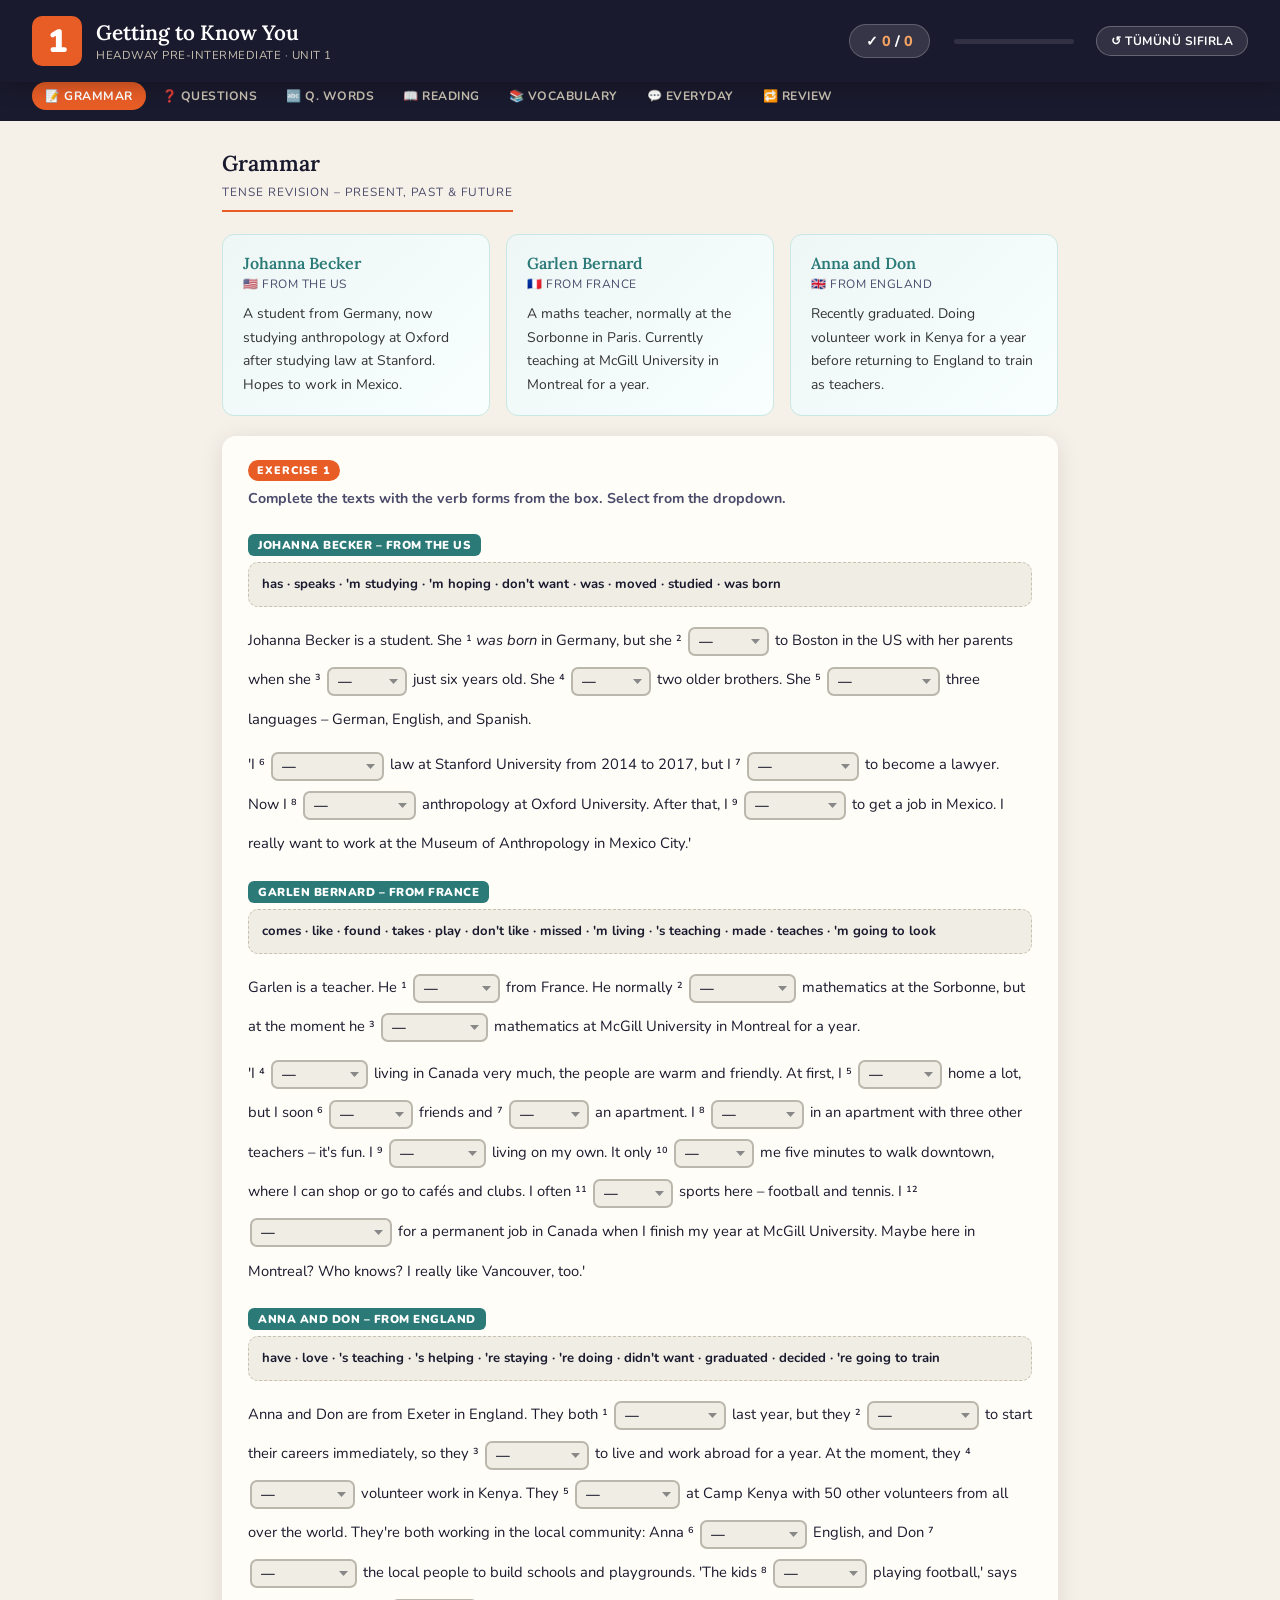
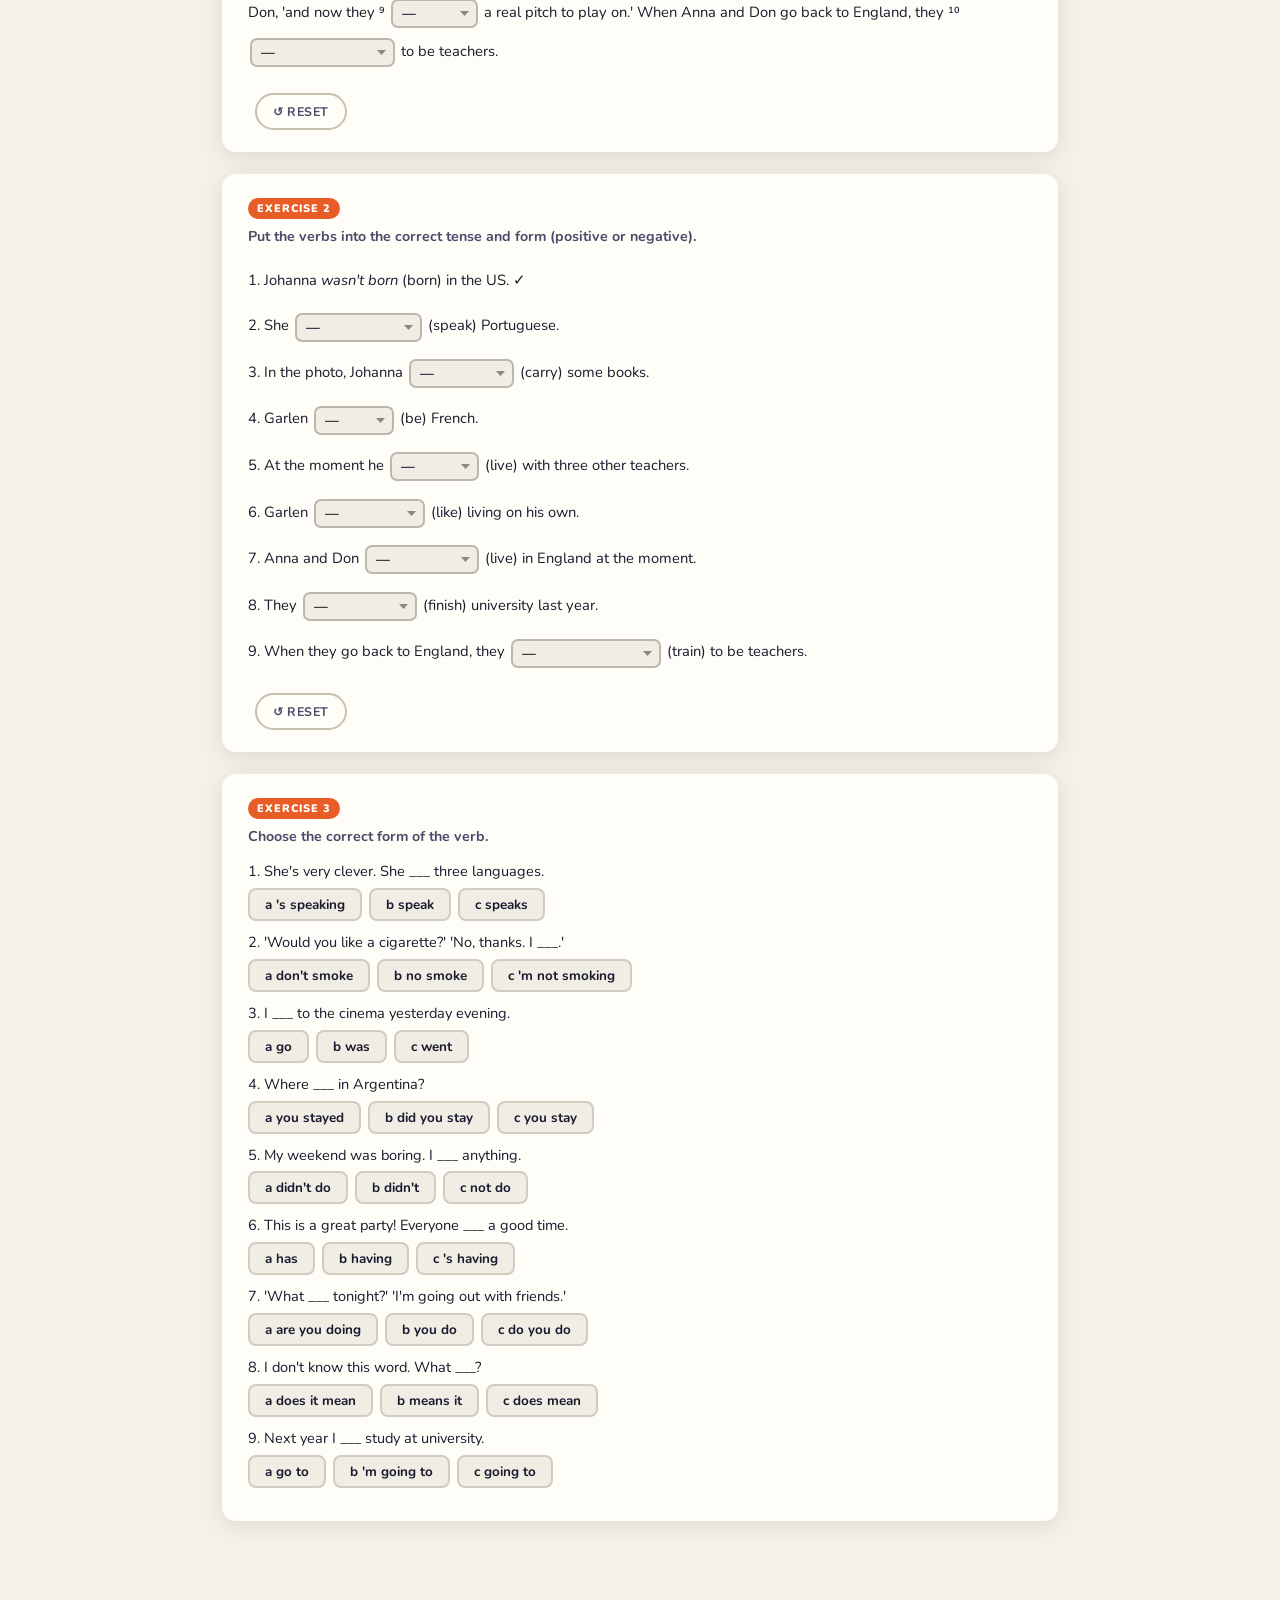
<file: hw1.html>
<!DOCTYPE html>
<html lang="en">
<head>
<meta charset="UTF-8">
<meta name="viewport" content="width=device-width, initial-scale=1.0">
<title>Headway Pre-Intermediate · Unit 1</title>
<link href="https://fonts.googleapis.com/css2?family=Nunito:wght@400;600;700;800;900&family=Lora:ital,wght@0,400;0,600;1,400&display=swap" rel="stylesheet">
<style>
:root{
  --bg:#f5f0e8;--card:#fffdf7;--accent:#e85d26;--accent2:#2b7a78;
  --accent3:#f4a261;--dark:#1a1a2e;--mid:#4a4a6a;--light:#c8c0b0;
  --ok:#2d9e6b;--err:#d94040;--ok-bg:#e8f7f0;--err-bg:#fdeaea;
  --shadow:0 4px 24px rgba(30,20,10,.10);--radius:14px
}
*{box-sizing:border-box;margin:0;padding:0}
body{font-family:'Nunito',sans-serif;background:var(--bg);color:var(--dark);min-height:100vh}

/* HEADER */
header{background:var(--dark);color:#fff;padding:16px 32px;display:flex;align-items:center;gap:14px;position:sticky;top:0;z-index:100;box-shadow:0 2px 20px rgba(0,0,0,.3)}
.unit-badge{background:var(--accent);color:#fff;font-size:2rem;font-weight:900;width:50px;height:50px;display:flex;align-items:center;justify-content:center;border-radius:10px;flex-shrink:0}
.header-text h1{font-family:'Lora',serif;font-size:1.3rem;font-weight:600}
.header-text p{font-size:.72rem;color:var(--light);margin-top:1px;letter-spacing:.5px;text-transform:uppercase}
.score-pill{margin-left:auto;background:rgba(255,255,255,.12);border:1.5px solid rgba(255,255,255,.2);border-radius:50px;padding:6px 16px;font-weight:800;font-size:.9rem;white-space:nowrap}
.score-pill span{color:var(--accent3)}
.prog-wrap{background:rgba(255,255,255,.1);border-radius:50px;height:5px;width:120px;margin-left:10px;overflow:hidden;flex-shrink:0}
.prog-fill{background:var(--accent3);height:100%;border-radius:50px;transition:width .4s}
.global-reset{background:rgba(255,255,255,.1);border:1.5px solid rgba(255,255,255,.25);color:#fff;border-radius:50px;padding:6px 14px;font-family:'Nunito',sans-serif;font-weight:700;font-size:.75rem;cursor:pointer;letter-spacing:.5px;text-transform:uppercase;transition:all .2s;margin-left:8px;white-space:nowrap}
.global-reset:hover{background:rgba(255,255,255,.22)}

/* TABS */
.tabs{background:var(--dark);display:flex;gap:3px;padding:0 32px 11px;overflow-x:auto;scrollbar-width:none}
.tabs::-webkit-scrollbar{display:none}
.tab-btn{background:transparent;border:none;color:var(--light);font-family:'Nunito',sans-serif;font-weight:700;font-size:.76rem;letter-spacing:.5px;text-transform:uppercase;padding:6px 13px;border-radius:50px;cursor:pointer;transition:all .2s;white-space:nowrap}
.tab-btn:hover{color:#fff;background:rgba(255,255,255,.1)}
.tab-btn.active{background:var(--accent);color:#fff}

/* SECTIONS */
.section{display:none;padding:28px 32px 60px;max-width:900px;margin:0 auto}
.section.active{display:block}
.section-title{font-family:'Lora',serif;font-size:1.35rem;font-weight:600;margin-bottom:3px}
.section-sub{font-size:.74rem;color:var(--mid);text-transform:uppercase;letter-spacing:1px;margin-bottom:22px;padding-bottom:10px;border-bottom:2px solid var(--accent);display:inline-block}

/* CARDS */
.ex-card{background:var(--card);border-radius:var(--radius);box-shadow:var(--shadow);padding:22px 26px;margin-bottom:22px}
.ex-number{background:var(--accent);color:#fff;font-weight:900;font-size:.68rem;padding:3px 9px;border-radius:50px;display:inline-block;margin-bottom:7px;letter-spacing:1px;text-transform:uppercase}
.ex-instruction{font-weight:700;font-size:.89rem;color:var(--mid);margin-bottom:14px;line-height:1.5}
.word-box{background:#f0ede5;border:1.5px dashed var(--light);border-radius:10px;padding:9px 13px;font-size:.82rem;color:var(--mid);margin-bottom:14px;line-height:1.9}
.word-box strong{color:var(--dark)}
.person-label{background:var(--accent2);color:#fff;font-weight:900;font-size:.72rem;padding:3px 10px;border-radius:6px;display:inline-block;margin:11px 0 6px;letter-spacing:.5px;text-transform:uppercase}
.fill-line{margin:7px 0;line-height:2.6;font-size:.92rem}

/* READING TEXT CARD */
.reading-card{background:linear-gradient(135deg,#f8f4ec,#fff);border:1.5px solid #e0d8c8;border-radius:var(--radius);padding:24px 28px;margin-bottom:22px;box-shadow:var(--shadow)}
.reading-card h2{font-family:'Lora',serif;font-size:1.25rem;font-weight:700;color:var(--dark);margin-bottom:4px}
.reading-card .subtitle{font-size:.78rem;color:var(--mid);text-transform:uppercase;letter-spacing:.8px;margin-bottom:16px;display:block}
.reading-intro{background:var(--dark);color:#fff;border-radius:10px;padding:14px 18px;font-size:.9rem;font-weight:700;line-height:1.6;margin-bottom:18px}
.reading-section{margin-bottom:16px;padding-bottom:16px;border-bottom:1px solid #e8e0d0}
.reading-section:last-child{border-bottom:none;margin-bottom:0;padding-bottom:0}
.reading-section h3{font-family:'Lora',serif;font-size:.95rem;font-weight:600;color:var(--accent2);margin-bottom:8px;padding:4px 12px;background:#eef7f6;border-radius:6px;display:inline-block}
.reading-section p{font-size:.9rem;line-height:1.75;color:#333}
.reading-section p strong{color:var(--accent)}
.reading-section p em{font-style:italic;color:var(--mid);font-size:.82rem}
.glossary{background:#f8f4ec;border-radius:8px;padding:8px 14px;font-size:.8rem;color:var(--mid);margin-top:10px}
.glossary strong{color:var(--dark)}

/* PERSON PROFILE CARD */
.profile-grid{display:grid;grid-template-columns:repeat(auto-fit,minmax(260px,1fr));gap:16px;margin-bottom:20px}
.profile-card{background:linear-gradient(135deg,#eef7f6,#f8fffe);border:1.5px solid #c8e8e4;border-radius:12px;padding:18px 20px}
.profile-card h3{font-family:'Lora',serif;font-size:1rem;font-weight:600;color:var(--accent2);margin-bottom:3px}
.profile-card .loc{font-size:.75rem;color:var(--mid);text-transform:uppercase;letter-spacing:.5px;margin-bottom:10px;display:block}
.profile-card p{font-size:.87rem;line-height:1.7;color:#333}

/* INLINE SELECT */
.isel-wrap{display:inline-block;vertical-align:middle;margin:0 2px}
.isel{
  appearance:none;-webkit-appearance:none;
  border:2px solid #bbb7ac;border-radius:7px;
  background:#f0ede5 url("data:image/svg+xml,%3Csvg xmlns='http://www.w3.org/2000/svg' width='10' height='6'%3E%3Cpath d='M0 0l5 6 5-6z' fill='%23888'/%3E%3C/svg%3E") no-repeat right 7px center;
  background-size:9px 5px;
  font-family:'Nunito',sans-serif;font-size:.86rem;font-weight:700;color:var(--dark);
  padding:3px 26px 3px 9px;cursor:pointer;min-width:80px;
  transition:border-color .15s,background-color .15s,color .15s;outline:none;
}
.isel:focus{border-color:var(--accent2)}
.isel.correct{background-color:var(--ok-bg);border-color:var(--ok);color:var(--ok);pointer-events:none}
.isel.wrong{background-color:var(--err-bg);border-color:var(--err);color:var(--err)}

/* STANDALONE MC */
.mc-group{display:flex;gap:7px;flex-wrap:wrap;margin:5px 0 11px}
.mc-btn{background:#f0ede5;border:2px solid #d0ccc0;border-radius:8px;padding:5px 15px;font-family:'Nunito',sans-serif;font-weight:700;font-size:.84rem;cursor:pointer;transition:all .18s;color:var(--dark)}
.mc-btn:hover{border-color:var(--accent2);background:#e0f5f3}
.mc-btn.correct{border-color:var(--ok);background:var(--ok-bg);color:var(--ok);pointer-events:none}
.mc-btn.wrong{border-color:var(--err);background:var(--err-bg);color:var(--err);pointer-events:none}
.mc-row{margin:8px 0;font-size:.91rem;line-height:1.5}

/* MATCH */
.match-container{display:grid;grid-template-columns:1fr 1fr;gap:10px}
.match-col{display:flex;flex-direction:column;gap:6px}
.match-item-a{background:#eef2f8;border-radius:8px;padding:8px 12px;font-size:.84rem;font-weight:600;display:flex;align-items:center;gap:7px}
.match-item-a span.idx{background:var(--accent);color:#fff;width:19px;height:19px;border-radius:50%;display:flex;align-items:center;justify-content:center;font-size:.69rem;font-weight:900;flex-shrink:0}
.match-select{border:2px solid #d0ccc0;border-radius:8px;padding:7px 9px;font-family:'Nunito',sans-serif;font-weight:700;font-size:.81rem;background:#f0ede5;cursor:pointer;width:100%;transition:border-color .2s;outline:none}
.match-select:focus{border-color:var(--accent2)}
.match-select.correct{border-color:var(--ok);background:var(--ok-bg);color:var(--ok)}
.match-select.wrong{border-color:var(--err);background:var(--err-bg);color:var(--err)}

/* BUTTONS */
.check-btn{background:var(--accent);color:#fff;border:none;border-radius:50px;padding:9px 22px;font-family:'Nunito',sans-serif;font-weight:800;font-size:.81rem;letter-spacing:.5px;text-transform:uppercase;cursor:pointer;transition:all .2s;margin-top:14px;display:inline-flex;align-items:center;gap:5px}
.check-btn:hover{background:#c94e1a;transform:translateY(-1px);box-shadow:0 4px 14px rgba(232,93,38,.4)}
.reset-btn{background:transparent;color:var(--mid);border:2px solid var(--light);border-radius:50px;padding:8px 16px;font-family:'Nunito',sans-serif;font-weight:700;font-size:.78rem;cursor:pointer;margin-top:14px;margin-left:7px;transition:all .2s;text-transform:uppercase;letter-spacing:.5px}
.reset-btn:hover{border-color:var(--mid);color:var(--dark)}
.ex-feedback{margin-top:11px;padding:9px 13px;border-radius:9px;font-weight:700;font-size:.85rem;display:none}
.ex-feedback.show{display:block}
.ex-feedback.good{background:var(--ok-bg);color:var(--ok);border-left:4px solid var(--ok)}
.ex-feedback.bad{background:var(--err-bg);color:var(--err);border-left:4px solid var(--err)}

/* VOCAB SECTION */
.vocab-pair{display:flex;gap:10px;flex-wrap:wrap;margin-bottom:6px}
.vocab-label{font-weight:800;font-size:.84rem;color:var(--accent2);background:#eef7f6;padding:2px 10px;border-radius:6px;display:inline-block;margin:10px 0 4px}

@media(max-width:640px){
  header{padding:10px 14px;gap:10px}
  .tabs{padding:0 12px 10px}
  .section{padding:16px 14px 40px}
  .match-container{grid-template-columns:1fr}
  .ex-card,.reading-card{padding:14px 13px}
  .prog-wrap{display:none}
  .global-reset{display:none}
}
</style>
</head>
<body>

<header>
  <div class="unit-badge">1</div>
  <div class="header-text">
    <h1>Getting to Know You</h1>
    <p>Headway Pre-Intermediate · Unit 1</p>
  </div>
  <div class="score-pill">✓ <span id="scoreDisplay">0</span> / <span id="totalDisplay">0</span></div>
  <div class="prog-wrap"><div class="prog-fill" id="progressBar" style="width:0%"></div></div>
  <button class="global-reset" onclick="globalReset()">↺ Tümünü Sıfırla</button>
</header>

<div class="tabs">
  <button class="tab-btn active" onclick="showTab('grammar',this)">📝 Grammar</button>
  <button class="tab-btn" onclick="showTab('questions',this)">❓ Questions</button>
  <button class="tab-btn" onclick="showTab('qwords',this)">🔤 Q. Words</button>
  <button class="tab-btn" onclick="showTab('reading',this)">📖 Reading</button>
  <button class="tab-btn" onclick="showTab('vocab',this)">📚 Vocabulary</button>
  <button class="tab-btn" onclick="showTab('everyday',this)">💬 Everyday</button>
  <button class="tab-btn" onclick="showTab('review',this)">🔁 Review</button>
</div>

<!-- ═══════════════════════════════════════════
     GRAMMAR
═══════════════════════════════════════════ -->
<div id="grammar" class="section active">
  <div class="section-title">Grammar</div>
  <div class="section-sub">Tense Revision – Present, Past & Future</div>

  <!-- Profiles -->
  <div class="profile-grid">
    <div class="profile-card">
      <h3>Johanna Becker</h3><span class="loc">🇺🇸 from the US</span>
      <p>A student from Germany, now studying anthropology at Oxford after studying law at Stanford. Hopes to work in Mexico.</p>
    </div>
    <div class="profile-card">
      <h3>Garlen Bernard</h3><span class="loc">🇫🇷 from France</span>
      <p>A maths teacher, normally at the Sorbonne in Paris. Currently teaching at McGill University in Montreal for a year.</p>
    </div>
    <div class="profile-card">
      <h3>Anna and Don</h3><span class="loc">🇬🇧 from England</span>
      <p>Recently graduated. Doing volunteer work in Kenya for a year before returning to England to train as teachers.</p>
    </div>
  </div>

  <div class="ex-card" id="ex1">
    <span class="ex-number">Exercise 1</span>
    <p class="ex-instruction">Complete the texts with the verb forms from the box. Select from the dropdown.</p>

    <div class="person-label">Johanna Becker – from the US</div>
    <div class="word-box"><strong>has · speaks · 'm studying · 'm hoping · don't want · was · moved · studied · was born</strong></div>
    <div class="fill-line">Johanna Becker is a student. She ¹ <em>was born</em> in Germany, but she ² <span class="isel-wrap"><select class="isel" id="ex1_2" data-ans="moved" onchange="checkSelect(this)"><option value="">—</option><option>moved</option><option>has</option><option>was</option></select></span> to Boston in the US with her parents when she ³ <span class="isel-wrap"><select class="isel" id="ex1_3" data-ans="was" onchange="checkSelect(this)"><option value="">—</option><option>was</option><option>is</option><option>were</option></select></span> just six years old. She ⁴ <span class="isel-wrap"><select class="isel" id="ex1_4" data-ans="has" onchange="checkSelect(this)"><option value="">—</option><option>has</option><option>have</option><option>had</option></select></span> two older brothers. She ⁵ <span class="isel-wrap"><select class="isel" id="ex1_5" data-ans="speaks" onchange="checkSelect(this)"><option value="">—</option><option>speaks</option><option>'m studying</option><option>studied</option></select></span> three languages – German, English, and Spanish.</div>
    <div class="fill-line">'I ⁶ <span class="isel-wrap"><select class="isel" id="ex1_6" data-ans="studied" onchange="checkSelect(this)"><option value="">—</option><option>studied</option><option>'m studying</option><option>was</option></select></span> law at Stanford University from 2014 to 2017, but I ⁷ <span class="isel-wrap"><select class="isel" id="ex1_7" data-ans="don't want" onchange="checkSelect(this)"><option value="">—</option><option>don't want</option><option>'m hoping</option><option>didn't want</option></select></span> to become a lawyer. Now I ⁸ <span class="isel-wrap"><select class="isel" id="ex1_8" data-ans="'m studying" onchange="checkSelect(this)"><option value="">—</option><option>'m studying</option><option>studied</option><option>study</option></select></span> anthropology at Oxford University. After that, I ⁹ <span class="isel-wrap"><select class="isel" id="ex1_9" data-ans="'m hoping" onchange="checkSelect(this)"><option value="">—</option><option>'m hoping</option><option>hope</option><option>hoped</option></select></span> to get a job in Mexico. I really want to work at the Museum of Anthropology in Mexico City.'</div>

    <div class="person-label">Garlen Bernard – from France</div>
    <div class="word-box"><strong>comes · like · found · takes · play · don't like · missed · 'm living · 's teaching · made · teaches · 'm going to look</strong></div>
    <div class="fill-line">Garlen is a teacher. He ¹ <span class="isel-wrap"><select class="isel" id="ex1_g1" data-ans="comes" onchange="checkSelect(this)"><option value="">—</option><option>comes</option><option>like</option><option>teaches</option></select></span> from France. He normally ² <span class="isel-wrap"><select class="isel" id="ex1_g2" data-ans="teaches" onchange="checkSelect(this)"><option value="">—</option><option>teaches</option><option>'s teaching</option><option>found</option></select></span> mathematics at the Sorbonne, but at the moment he ³ <span class="isel-wrap"><select class="isel" id="ex1_g3" data-ans="'s teaching" onchange="checkSelect(this)"><option value="">—</option><option>'s teaching</option><option>teaches</option><option>taught</option></select></span> mathematics at McGill University in Montreal for a year.</div>
    <div class="fill-line">'I ⁴ <span class="isel-wrap"><select class="isel" id="ex1_g4" data-ans="like" onchange="checkSelect(this)"><option value="">—</option><option>like</option><option>don't like</option><option>missed</option></select></span> living in Canada very much, the people are warm and friendly. At first, I ⁵ <span class="isel-wrap"><select class="isel" id="ex1_g5" data-ans="missed" onchange="checkSelect(this)"><option value="">—</option><option>missed</option><option>like</option><option>found</option></select></span> home a lot, but I soon ⁶ <span class="isel-wrap"><select class="isel" id="ex1_g6" data-ans="found" onchange="checkSelect(this)"><option value="">—</option><option>found</option><option>made</option><option>missed</option></select></span> friends and ⁷ <span class="isel-wrap"><select class="isel" id="ex1_g7" data-ans="made" onchange="checkSelect(this)"><option value="">—</option><option>made</option><option>found</option><option>takes</option></select></span> an apartment. I ⁸ <span class="isel-wrap"><select class="isel" id="ex1_g8" data-ans="'m living" onchange="checkSelect(this)"><option value="">—</option><option>'m living</option><option>live</option><option>lived</option></select></span> in an apartment with three other teachers – it's fun. I ⁹ <span class="isel-wrap"><select class="isel" id="ex1_g9" data-ans="don't like" onchange="checkSelect(this)"><option value="">—</option><option>don't like</option><option>like</option><option>missed</option></select></span> living on my own. It only ¹⁰ <span class="isel-wrap"><select class="isel" id="ex1_g10" data-ans="takes" onchange="checkSelect(this)"><option value="">—</option><option>takes</option><option>makes</option><option>play</option></select></span> me five minutes to walk downtown, where I can shop or go to cafés and clubs. I often ¹¹ <span class="isel-wrap"><select class="isel" id="ex1_g11" data-ans="play" onchange="checkSelect(this)"><option value="">—</option><option>play</option><option>takes</option><option>made</option></select></span> sports here – football and tennis. I ¹² <span class="isel-wrap"><select class="isel" id="ex1_g12" data-ans="'m going to look" onchange="checkSelect(this)"><option value="">—</option><option>'m going to look</option><option>looked</option><option>look</option></select></span> for a permanent job in Canada when I finish my year at McGill University. Maybe here in Montreal? Who knows? I really like Vancouver, too.'</div>

    <div class="person-label">Anna and Don – from England</div>
    <div class="word-box"><strong>have · love · 's teaching · 's helping · 're staying · 're doing · didn't want · graduated · decided · 're going to train</strong></div>
    <div class="fill-line">Anna and Don are from Exeter in England. They both ¹ <span class="isel-wrap"><select class="isel" id="ex1_a1" data-ans="graduated" onchange="checkSelect(this)"><option value="">—</option><option>graduated</option><option>decided</option><option>didn't want</option></select></span> last year, but they ² <span class="isel-wrap"><select class="isel" id="ex1_a2" data-ans="didn't want" onchange="checkSelect(this)"><option value="">—</option><option>didn't want</option><option>graduated</option><option>decided</option></select></span> to start their careers immediately, so they ³ <span class="isel-wrap"><select class="isel" id="ex1_a3" data-ans="decided" onchange="checkSelect(this)"><option value="">—</option><option>decided</option><option>graduated</option><option>'re doing</option></select></span> to live and work abroad for a year. At the moment, they ⁴ <span class="isel-wrap"><select class="isel" id="ex1_a4" data-ans="'re doing" onchange="checkSelect(this)"><option value="">—</option><option>'re doing</option><option>'re staying</option><option>have</option></select></span> volunteer work in Kenya. They ⁵ <span class="isel-wrap"><select class="isel" id="ex1_a5" data-ans="'re staying" onchange="checkSelect(this)"><option value="">—</option><option>'re staying</option><option>'re doing</option><option>love</option></select></span> at Camp Kenya with 50 other volunteers from all over the world. They're both working in the local community: Anna ⁶ <span class="isel-wrap"><select class="isel" id="ex1_a6" data-ans="'s teaching" onchange="checkSelect(this)"><option value="">—</option><option>'s teaching</option><option>'s helping</option><option>love</option></select></span> English, and Don ⁷ <span class="isel-wrap"><select class="isel" id="ex1_a7" data-ans="'s helping" onchange="checkSelect(this)"><option value="">—</option><option>'s helping</option><option>'s teaching</option><option>have</option></select></span> the local people to build schools and playgrounds. 'The kids ⁸ <span class="isel-wrap"><select class="isel" id="ex1_a8" data-ans="love" onchange="checkSelect(this)"><option value="">—</option><option>love</option><option>have</option><option>'re doing</option></select></span> playing football,' says Don, 'and now they ⁹ <span class="isel-wrap"><select class="isel" id="ex1_a9" data-ans="have" onchange="checkSelect(this)"><option value="">—</option><option>have</option><option>love</option><option>decided</option></select></span> a real pitch to play on.' When Anna and Don go back to England, they ¹⁰ <span class="isel-wrap"><select class="isel" id="ex1_a10" data-ans="'re going to train" onchange="checkSelect(this)"><option value="">—</option><option>'re going to train</option><option>decided</option><option>graduated</option></select></span> to be teachers.</div>

    <div class="ex-feedback" id="ex1-fb"></div>
    <button class="reset-btn" onclick="resetCard('ex1')">↺ Reset</button>
  </div>

  <div class="ex-card" id="ex2">
    <span class="ex-number">Exercise 2</span>
    <p class="ex-instruction">Put the verbs into the correct tense and form (positive or negative).</p>
    <div class="fill-line">1. Johanna <em>wasn't born</em> (born) in the US. ✓</div>
    <div class="fill-line">2. She <span class="isel-wrap"><select class="isel" id="ex2_2" data-ans="doesn't speak" onchange="checkSelect(this)"><option value="">—</option><option>doesn't speak</option><option>speaks</option><option>isn't speaking</option></select></span> (speak) Portuguese.</div>
    <div class="fill-line">3. In the photo, Johanna <span class="isel-wrap"><select class="isel" id="ex2_3" data-ans="is carrying" onchange="checkSelect(this)"><option value="">—</option><option>is carrying</option><option>carries</option><option>carried</option></select></span> (carry) some books.</div>
    <div class="fill-line">4. Garlen <span class="isel-wrap"><select class="isel" id="ex2_4" data-ans="is" onchange="checkSelect(this)"><option value="">—</option><option>is</option><option>was</option><option>isn't</option></select></span> (be) French.</div>
    <div class="fill-line">5. At the moment he <span class="isel-wrap"><select class="isel" id="ex2_5" data-ans="is living" onchange="checkSelect(this)"><option value="">—</option><option>is living</option><option>lives</option><option>lived</option></select></span> (live) with three other teachers.</div>
    <div class="fill-line">6. Garlen <span class="isel-wrap"><select class="isel" id="ex2_6" data-ans="doesn't like" onchange="checkSelect(this)"><option value="">—</option><option>doesn't like</option><option>likes</option><option>is liking</option></select></span> (like) living on his own.</div>
    <div class="fill-line">7. Anna and Don <span class="isel-wrap"><select class="isel" id="ex2_7" data-ans="don't live" onchange="checkSelect(this)"><option value="">—</option><option>don't live</option><option>live</option><option>aren't living</option></select></span> (live) in England at the moment.</div>
    <div class="fill-line">8. They <span class="isel-wrap"><select class="isel" id="ex2_8" data-ans="finished" onchange="checkSelect(this)"><option value="">—</option><option>finished</option><option>finish</option><option>didn't finish</option></select></span> (finish) university last year.</div>
    <div class="fill-line">9. When they go back to England, they <span class="isel-wrap"><select class="isel" id="ex2_9" data-ans="are going to train" onchange="checkSelect(this)"><option value="">—</option><option>are going to train</option><option>trained</option><option>train</option></select></span> (train) to be teachers.</div>
    <div class="ex-feedback" id="ex2-fb"></div>
    <button class="reset-btn" onclick="resetCard('ex2')">↺ Reset</button>
  </div>

  <div class="ex-card" id="ex3">
    <span class="ex-number">Exercise 3</span>
    <p class="ex-instruction">Choose the correct form of the verb.</p>
    <div class="mc-row">1. She's very clever. She ___ three languages.
      <div class="mc-group" id="ex3_1"><button class="mc-btn" onclick="checkMC(this,'c')">a 's speaking</button><button class="mc-btn" onclick="checkMC(this,'c')">b speak</button><button class="mc-btn" onclick="checkMC(this,'c')">c speaks</button></div></div>
    <div class="mc-row">2. 'Would you like a cigarette?' 'No, thanks. I ___.'
      <div class="mc-group" id="ex3_2"><button class="mc-btn" onclick="checkMC(this,'a')">a don't smoke</button><button class="mc-btn" onclick="checkMC(this,'a')">b no smoke</button><button class="mc-btn" onclick="checkMC(this,'a')">c 'm not smoking</button></div></div>
    <div class="mc-row">3. I ___ to the cinema yesterday evening.
      <div class="mc-group" id="ex3_3"><button class="mc-btn" onclick="checkMC(this,'c')">a go</button><button class="mc-btn" onclick="checkMC(this,'c')">b was</button><button class="mc-btn" onclick="checkMC(this,'c')">c went</button></div></div>
    <div class="mc-row">4. Where ___ in Argentina?
      <div class="mc-group" id="ex3_4"><button class="mc-btn" onclick="checkMC(this,'b')">a you stayed</button><button class="mc-btn" onclick="checkMC(this,'b')">b did you stay</button><button class="mc-btn" onclick="checkMC(this,'b')">c you stay</button></div></div>
    <div class="mc-row">5. My weekend was boring. I ___ anything.
      <div class="mc-group" id="ex3_5"><button class="mc-btn" onclick="checkMC(this,'a')">a didn't do</button><button class="mc-btn" onclick="checkMC(this,'a')">b didn't</button><button class="mc-btn" onclick="checkMC(this,'a')">c not do</button></div></div>
    <div class="mc-row">6. This is a great party! Everyone ___ a good time.
      <div class="mc-group" id="ex3_6"><button class="mc-btn" onclick="checkMC(this,'c')">a has</button><button class="mc-btn" onclick="checkMC(this,'c')">b having</button><button class="mc-btn" onclick="checkMC(this,'c')">c 's having</button></div></div>
    <div class="mc-row">7. 'What ___ tonight?' 'I'm going out with friends.'
      <div class="mc-group" id="ex3_7"><button class="mc-btn" onclick="checkMC(this,'a')">a are you doing</button><button class="mc-btn" onclick="checkMC(this,'a')">b you do</button><button class="mc-btn" onclick="checkMC(this,'a')">c do you do</button></div></div>
    <div class="mc-row">8. I don't know this word. What ___?
      <div class="mc-group" id="ex3_8"><button class="mc-btn" onclick="checkMC(this,'a')">a does it mean</button><button class="mc-btn" onclick="checkMC(this,'a')">b means it</button><button class="mc-btn" onclick="checkMC(this,'a')">c does mean</button></div></div>
    <div class="mc-row">9. Next year I ___ study at university.
      <div class="mc-group" id="ex3_9"><button class="mc-btn" onclick="checkMC(this,'b')">a go to</button><button class="mc-btn" onclick="checkMC(this,'b')">b 'm going to</button><button class="mc-btn" onclick="checkMC(this,'b')">c going to</button></div></div>
  </div>
</div>

<!-- ═══════════════════════════════════════════
     QUESTIONS
═══════════════════════════════════════════ -->
<div id="questions" class="section">
  <div class="section-title">Questions</div>
  <div class="section-sub">Forming Questions</div>

  <div class="ex-card" id="ex4">
    <span class="ex-number">Exercise 4</span>
    <p class="ex-instruction">Complete the questions.</p>
    <div class="fill-line">1. 'What kind of cake <em>is</em> he <em>going to make</em>?' — 'He's going to make a chocolate cake.' ✓</div>
    <div class="fill-line">2. 'What <span class="isel-wrap"><select class="isel" id="ex4_2a" data-ans="is" onchange="checkSelect(this)"><option value="">—</option><option>is</option><option>does</option><option>did</option></select></span> Zoe <span class="isel-wrap"><select class="isel" id="ex4_2b" data-ans="doing" onchange="checkSelect(this)"><option value="">—</option><option>doing</option><option>do</option><option>did</option></select></span>?' — 'She's playing on her iPad in her room.'</div>
    <div class="fill-line">3. 'Where <span class="isel-wrap"><select class="isel" id="ex4_3a" data-ans="do" onchange="checkSelect(this)"><option value="">—</option><option>do</option><option>does</option><option>did</option></select></span> Jane and Peter <span class="isel-wrap"><select class="isel" id="ex4_3b" data-ans="live" onchange="checkSelect(this)"><option value="">—</option><option>live</option><option>living</option><option>lives</option></select></span>?' — 'They live in a flat, in north London.'</div>
    <div class="fill-line">4. '<span class="isel-wrap"><select class="isel" id="ex4_4a" data-ans="Does" onchange="checkSelect(this)"><option value="">—</option><option>Does</option><option>Do</option><option>Did</option></select></span> Jane <span class="isel-wrap"><select class="isel" id="ex4_4b" data-ans="drive" onchange="checkSelect(this)"><option value="">—</option><option>drive</option><option>drives</option><option>driving</option></select></span> a car?' — 'No, she doesn't.'</div>
    <div class="fill-line">5. 'Where <span class="isel-wrap"><select class="isel" id="ex4_5a" data-ans="are" onchange="checkSelect(this)"><option value="">—</option><option>are</option><option>do</option><option>were</option></select></span> you <span class="isel-wrap"><select class="isel" id="ex4_5b" data-ans="going" onchange="checkSelect(this)"><option value="">—</option><option>going</option><option>go</option><option>gone</option></select></span> on holiday?' — 'I'm going to Italy.'</div>
    <div class="fill-line">6. 'What <span class="isel-wrap"><select class="isel" id="ex4_6a" data-ans="did" onchange="checkSelect(this)"><option value="">—</option><option>did</option><option>do</option><option>were</option></select></span> you <span class="isel-wrap"><select class="isel" id="ex4_6b" data-ans="do" onchange="checkSelect(this)"><option value="">—</option><option>do</option><option>doing</option><option>done</option></select></span> last night?' — 'I watched the football.'</div>
    <div class="fill-line">7. 'Where <span class="isel-wrap"><select class="isel" id="ex4_7" data-ans="was" onchange="checkSelect(this)"><option value="">—</option><option>was</option><option>is</option><option>were</option></select></span> your grandmother born?' — 'She was born in Stockholm.'</div>
    <div class="fill-line">8. 'When <span class="isel-wrap"><select class="isel" id="ex4_8a" data-ans="did" onchange="checkSelect(this)"><option value="">—</option><option>did</option><option>does</option><option>was</option></select></span> she get <span class="isel-wrap"><select class="isel" id="ex4_8b" data-ans="married" onchange="checkSelect(this)"><option value="">—</option><option>married</option><option>marry</option><option>marrying</option></select></span>?' — 'She got married in 1980.'</div>
    <div class="ex-feedback" id="ex4-fb"></div>
    <button class="reset-btn" onclick="resetCard('ex4')">↺ Reset</button>
  </div>

  <div class="ex-card" id="ex5">
    <span class="ex-number">Exercise 5</span>
    <p class="ex-instruction">Put the auxiliary verb in the correct place in the questions.</p>
    <div class="fill-line">1. Where <em>does</em> Maria come from? ✓</div>
    <div class="fill-line">2. What language <span class="isel-wrap"><select class="isel" id="ex5_2" data-ans="is" onchange="checkSelect(this)"><option value="">—</option><option>is</option><option>does</option><option>did</option></select></span> she speaking now?</div>
    <div class="fill-line">3. What <span class="isel-wrap"><select class="isel" id="ex5_3" data-ans="are" onchange="checkSelect(this)"><option value="">—</option><option>are</option><option>do</option><option>did</option></select></span> you doing tonight?</div>
    <div class="fill-line">4. Where <span class="isel-wrap"><select class="isel" id="ex5_4" data-ans="did" onchange="checkSelect(this)"><option value="">—</option><option>did</option><option>do</option><option>does</option></select></span> you buy your jeans?</div>
    <div class="fill-line">5. What <span class="isel-wrap"><select class="isel" id="ex5_5" data-ans="are" onchange="checkSelect(this)"><option value="">—</option><option>are</option><option>do</option><option>did</option></select></span> you going to cook for dinner?</div>
    <div class="fill-line">6. How much money <span class="isel-wrap"><select class="isel" id="ex5_6" data-ans="does" onchange="checkSelect(this)"><option value="">—</option><option>does</option><option>do</option><option>is</option></select></span> he have?</div>
    <div class="fill-line">7. <span class="isel-wrap"><select class="isel" id="ex5_7" data-ans="Did" onchange="checkSelect(this)"><option value="">—</option><option>Did</option><option>Do</option><option>Does</option></select></span> you go to work yesterday?</div>
    <div class="fill-line">8. What <span class="isel-wrap"><select class="isel" id="ex5_8" data-ans="does" onchange="checkSelect(this)"><option value="">—</option><option>does</option><option>do</option><option>is</option></select></span> your father do?</div>
    <div class="ex-feedback" id="ex5-fb"></div>
    <button class="reset-btn" onclick="resetCard('ex5')">↺ Reset</button>
  </div>
</div>

<!-- ═══════════════════════════════════════════
     QUESTION WORDS
═══════════════════════════════════════════ -->
<div id="qwords" class="section">
  <div class="section-title">Question Words</div>
  <div class="section-sub">Who / Whose / How / What / When / Where / Why / Which</div>

  <div class="ex-card" id="ex6">
    <span class="ex-number">Exercise 6</span>
    <p class="ex-instruction">Complete the conversation with question words.</p>
    <div class="fill-line"><strong>Mum:</strong> Morning, Tom. ¹ <em>How</em> are you this morning?</div>
    <div class="fill-line"><strong>Tom:</strong> Morning, Mum. Fine, thanks. I'm just a bit tired.</div>
    <div class="fill-line"><strong>Mum:</strong> I didn't hear you come home last night. ² <span class="isel-wrap"><select class="isel" id="ex6_2" data-ans="What" onchange="checkSelect(this)"><option value="">—</option><option>What</option><option>When</option><option>Where</option></select></span> time did you get in?</div>
    <div class="fill-line"><strong>Tom:</strong> Not that late. About 11.00.</div>
    <div class="fill-line"><strong>Mum:</strong> ³ <span class="isel-wrap"><select class="isel" id="ex6_3" data-ans="Where" onchange="checkSelect(this)"><option value="">—</option><option>Where</option><option>When</option><option>Why</option></select></span> did you go?</div>
    <div class="fill-line"><strong>Tom:</strong> Just round to Alex's house. We played cards.</div>
    <div class="fill-line"><strong>Mum:</strong> Sounds like fun. [beep] Tom, was that your phone? ⁴ <span class="isel-wrap"><select class="isel" id="ex6_4" data-ans="What" onchange="checkSelect(this)"><option value="">—</option><option>What</option><option>Who</option><option>Whose</option></select></span>'s the matter?</div>
    <div class="fill-line"><strong>Tom:</strong> Nothing. It's a text from Lucia.</div>
    <div class="fill-line"><strong>Mum:</strong> ⁵ <span class="isel-wrap"><select class="isel" id="ex6_5" data-ans="Who" onchange="checkSelect(this)"><option value="">—</option><option>Who</option><option>Whose</option><option>What</option></select></span>'s Lucia?</div>
    <div class="fill-line"><strong>Tom:</strong> She's a girl I met on holiday in Spain.</div>
    <div class="fill-line"><strong>Mum:</strong> Really? What does she want? She's coming to Oxford. ⁶ <span class="isel-wrap"><select class="isel" id="ex6_6" data-ans="When" onchange="checkSelect(this)"><option value="">—</option><option>When</option><option>Where</option><option>Why</option></select></span> is she coming?</div>
    <div class="fill-line"><strong>Tom:</strong> Because she's going to learn English.</div>
    <div class="fill-line"><strong>Mum:</strong> ⁷ <span class="isel-wrap"><select class="isel" id="ex6_7" data-ans="Which" onchange="checkSelect(this)"><option value="">—</option><option>Which</option><option>What</option><option>Where</option></select></span> school is she going to?</div>
    <div class="fill-line"><strong>Tom:</strong> She doesn't know yet. She wants my advice.</div>
    <div class="fill-line"><strong>Mum:</strong> There are lots of good schools in Oxford. ⁸ <span class="isel-wrap"><select class="isel" id="ex6_8" data-ans="When" onchange="checkSelect(this)"><option value="">—</option><option>When</option><option>Where</option><option>Why</option></select></span>'s she coming?</div>
    <div class="fill-line"><strong>Tom:</strong> Next month.</div>
    <div class="fill-line"><strong>Mum:</strong> Well, ⁹ <span class="isel-wrap"><select class="isel" id="ex6_9" data-ans="Why" onchange="checkSelect(this)"><option value="">—</option><option>Why</option><option>When</option><option>How</option></select></span> don't you invite her for dinner when she's here?</div>
    <div class="fill-line"><strong>Tom:</strong> OK. I'll ask her. Thanks, Mum.</div>
    <div class="ex-feedback" id="ex6-fb"></div>
    <button class="reset-btn" onclick="resetCard('ex6')">↺ Reset</button>
  </div>

  <div class="ex-card" id="ex7">
    <span class="ex-number">Exercise 7</span>
    <p class="ex-instruction">Match a question in A with an answer in B.</p>
    <div class="match-container">
      <div class="match-col">
        <div class="match-item-a"><span class="idx">1</span> What do you do?</div>
        <div class="match-item-a"><span class="idx">2</span> Who did you go out with?</div>
        <div class="match-item-a"><span class="idx">3</span> Where do you live?</div>
        <div class="match-item-a"><span class="idx">4</span> When's your birthday?</div>
        <div class="match-item-a"><span class="idx">5</span> Why are you wearing a suit?</div>
        <div class="match-item-a"><span class="idx">6</span> How many bedrooms are there?</div>
        <div class="match-item-a"><span class="idx">7</span> How much did you pay for it?</div>
        <div class="match-item-a"><span class="idx">8</span> How are you?</div>
        <div class="match-item-a"><span class="idx">9</span> Whose phone is this?</div>
        <div class="match-item-a"><span class="idx">10</span> Which phone network do you use?</div>
      </div>
      <div class="match-col" id="ex7-selects"></div>
    </div>
    <button class="check-btn" onclick="checkMatch('ex7')">✓ Check</button>
    <button class="reset-btn" onclick="resetMatch('ex7')">↺ Reset</button>
    <div class="ex-feedback" id="ex7-fb"></div>
  </div>

  <div class="ex-card" id="ex8">
    <span class="ex-number">Exercise 8</span>
    <p class="ex-instruction">Complete the sentences with <em>who's</em> or <em>whose</em>.</p>
    <div class="fill-line">1. '<span class="isel-wrap"><select class="isel" id="ex8_1" data-ans="Who's" onchange="checkSelect(this)"><option value="">—</option><option>Who's</option><option>Whose</option></select></span> going to the cinema on Saturday?' — 'Everyone except George.'</div>
    <div class="fill-line">2. '<span class="isel-wrap"><select class="isel" id="ex8_2" data-ans="Whose" onchange="checkSelect(this)"><option value="">—</option><option>Whose</option><option>Who's</option></select></span> is that beautiful coat?' — 'It's Olivia's. It cost nearly £400!'</div>
    <div class="fill-line">3. '<span class="isel-wrap"><select class="isel" id="ex8_3" data-ans="Whose" onchange="checkSelect(this)"><option value="">—</option><option>Whose</option><option>Who's</option></select></span> bag is this?' — 'It's mine.'</div>
    <div class="fill-line">4. '<span class="isel-wrap"><select class="isel" id="ex8_4" data-ans="Who's" onchange="checkSelect(this)"><option value="">—</option><option>Who's</option><option>Whose</option></select></span> that ringing at the door?' — 'No idea, I'll go and see.'</div>
    <div class="fill-line">5. '<span class="isel-wrap"><select class="isel" id="ex8_5" data-ans="Who's" onchange="checkSelect(this)"><option value="">—</option><option>Who's</option><option>Whose</option></select></span> that handsome boy with Sue?' — 'It's Jim. He's her younger brother.'</div>
    <div class="fill-line">6. 'Do you know <span class="isel-wrap"><select class="isel" id="ex8_6" data-ans="whose" onchange="checkSelect(this)"><option value="">—</option><option>whose</option><option>who's</option></select></span> house that is?' — 'Yes, Mr Jones lives there.'</div>
    <div class="ex-feedback" id="ex8-fb"></div>
    <button class="reset-btn" onclick="resetCard('ex8')">↺ Reset</button>
  </div>
</div>

<!-- ═══════════════════════════════════════════
     READING
═══════════════════════════════════════════ -->
<div id="reading" class="section">
  <div class="section-title">Reading</div>
  <div class="section-sub">Menna and Jen – Paralympic Skiers</div>

  <!-- FULL READING TEXT -->
  <div class="reading-card">
    <h2>Menna and Jen – <em>Paralympic skiers</em></h2>
    <span class="subtitle">Best friends and brilliant athletes</span>
    <div class="reading-intro">
      Menna Fitzpatrick and Jennifer Kehoe are the most successful Paralympians ever, and they're best friends. They won four medals, including a gold, at the 2018 Paralympics in South Korea. What is the secret of their incredible success?
    </div>

    <div class="reading-section">
      <h3>1 · Thanks to her parents</h3>
      <p><strong>Menna</strong> was born with less than 5% vision, but her parents didn't want her to feel different to other children. She did the same sports as her older sisters and started skiing when she was only five years old. She followed her father down the slopes. Sometimes he forgot Menna was behind him and he took her down difficult slopes and even off-piste*! She was clearly a 'natural'. In 2010 a ski coach noticed her and she started training with the British Parasnowsport team.</p>
    </div>

    <div class="reading-section">
      <h3>2 · Ears become eyes</h3>
      <p>Skiing at 110 kph is not easy even when you can see clearly – but imagine skiing with less than 5% vision. Menna says that it's like skiing in thick fog. Your eyes can't see, so your ears are everything – you need to hear what your guide is saying. During competitions, the crowds can't make any noise – they stay completely silent.</p>
    </div>

    <div class="reading-section">
      <h3>3 · A friend and guide</h3>
      <p><strong>Jen</strong> is an Army Officer in the Royal Engineers. She loved skiing and raced with the Army Ski Team. In 2013, a coach asked her to become a guide for the British Parasnowsport team. She agreed and two years later she was paired with Menna. The two girls immediately became best friends. It was not just the beginning of a friendship, but also a great sporting partnership. They say that they are like sisters who don't fight.</p>
    </div>

    <div class="reading-section">
      <h3>4 · It came good in the end</h3>
      <p>In March 2018, at the Winter Paralympic Games in South Korea, the girls crashed out in their opening race. But they didn't give up. They continued to fight and went on to win a bronze and two silver medals. That was good, but then on the final day Menna and Jen won a gold medal – the UK's only gold of the Games! Jen proudly said, 'we fought right to the very end.'</p>
    </div>

    <div class="reading-section">
      <h3>5 · Friends forever</h3>
      <p>Menna and Jen are going to continue skiing together in the future and hope for more success. However, when their skiing partnership does finally end, the girls know that they are going to be friends forever.</p>
    </div>

    <div class="glossary"><strong>off-piste</strong> – away from the ski tracks</div>
  </div>

  <!-- Exercises -->
  <div class="ex-card" id="ex9">
    <span class="ex-number">Exercise 9</span>
    <p class="ex-instruction">Read the text above. Write the headings in the correct place (1–5).</p>
    <div class="word-box"><strong>Ears become eyes · A friend and guide · It came good in the end · Friends forever · Thanks to her parents</strong></div>
    <div class="fill-line">Paragraph 1: <span class="isel-wrap"><select class="isel" id="ex9_1" data-ans="Thanks to her parents" onchange="checkSelect(this)" style="min-width:200px"><option value="">—</option><option>Thanks to her parents</option><option>Ears become eyes</option><option>A friend and guide</option><option>It came good in the end</option><option>Friends forever</option></select></span></div>
    <div class="fill-line">Paragraph 2: <span class="isel-wrap"><select class="isel" id="ex9_2" data-ans="Ears become eyes" onchange="checkSelect(this)" style="min-width:200px"><option value="">—</option><option>Thanks to her parents</option><option>Ears become eyes</option><option>A friend and guide</option><option>It came good in the end</option><option>Friends forever</option></select></span></div>
    <div class="fill-line">Paragraph 3: <span class="isel-wrap"><select class="isel" id="ex9_3" data-ans="A friend and guide" onchange="checkSelect(this)" style="min-width:200px"><option value="">—</option><option>Thanks to her parents</option><option>Ears become eyes</option><option>A friend and guide</option><option>It came good in the end</option><option>Friends forever</option></select></span></div>
    <div class="fill-line">Paragraph 4: <span class="isel-wrap"><select class="isel" id="ex9_4" data-ans="It came good in the end" onchange="checkSelect(this)" style="min-width:200px"><option value="">—</option><option>Thanks to her parents</option><option>Ears become eyes</option><option>A friend and guide</option><option>It came good in the end</option><option>Friends forever</option></select></span></div>
    <div class="fill-line">Paragraph 5: <span class="isel-wrap"><select class="isel" id="ex9_5" data-ans="Friends forever" onchange="checkSelect(this)" style="min-width:200px"><option value="">—</option><option>Thanks to her parents</option><option>Ears become eyes</option><option>A friend and guide</option><option>It came good in the end</option><option>Friends forever</option></select></span></div>
    <div class="ex-feedback" id="ex9-fb"></div>
    <button class="reset-btn" onclick="resetCard('ex9')">↺ Reset</button>
  </div>

  <div class="ex-card" id="ex10">
    <span class="ex-number">Exercise 10</span>
    <p class="ex-instruction">Complete the questions about Menna and Jen.</p>
    <div class="fill-line">1. 'How many medals <em>did</em> they <em>win</em>?' — 'Four.' ✓</div>
    <div class="fill-line">2. 'When <span class="isel-wrap"><select class="isel" id="ex10_2a" data-ans="did" onchange="checkSelect(this)"><option value="">—</option><option>did</option><option>does</option><option>was</option></select></span> Menna <span class="isel-wrap"><select class="isel" id="ex10_2b" data-ans="start" onchange="checkSelect(this)"><option value="">—</option><option>start</option><option>started</option><option>starting</option></select></span> skiing?' — 'When she was five.'</div>
    <div class="fill-line">3. 'Why <span class="isel-wrap"><select class="isel" id="ex10_3a" data-ans="are" onchange="checkSelect(this)"><option value="">—</option><option>are</option><option>do</option><option>did</option></select></span> the crowds <span class="isel-wrap"><select class="isel" id="ex10_3b" data-ans="silent" onchange="checkSelect(this)"><option value="">—</option><option>silent</option><option>noisy</option><option>quiet</option></select></span> at competitions?' — 'So that the skier can hear instructions.'</div>
    <div class="fill-line">4. 'What <span class="isel-wrap"><select class="isel" id="ex10_4a" data-ans="does" onchange="checkSelect(this)"><option value="">—</option><option>does</option><option>did</option><option>is</option></select></span> Jen <span class="isel-wrap"><select class="isel" id="ex10_4b" data-ans="do" onchange="checkSelect(this)"><option value="">—</option><option>do</option><option>doing</option><option>done</option></select></span>?' — 'She's an army officer.'</div>
    <div class="fill-line">5. '<span class="isel-wrap"><select class="isel" id="ex10_5a" data-ans="Did" onchange="checkSelect(this)"><option value="">—</option><option>Did</option><option>Do</option><option>Were</option></select></span> Menna and Jen <span class="isel-wrap"><select class="isel" id="ex10_5b" data-ans="become" onchange="checkSelect(this)"><option value="">—</option><option>become</option><option>became</option><option>becoming</option></select></span> best friends immediately?' — 'Yes, they did.'</div>
    <div class="fill-line">6. '<span class="isel-wrap"><select class="isel" id="ex10_6a" data-ans="Did" onchange="checkSelect(this)"><option value="">—</option><option>Did</option><option>Do</option><option>Have</option></select></span> the girls <span class="isel-wrap"><select class="isel" id="ex10_6b" data-ans="win" onchange="checkSelect(this)"><option value="">—</option><option>win</option><option>won</option><option>winning</option></select></span> their first race at the Games?' — 'No, they didn't. They crashed out.'</div>
    <div class="fill-line">7. 'Why <span class="isel-wrap"><select class="isel" id="ex10_7" data-ans="is" onchange="checkSelect(this)"><option value="">—</option><option>is</option><option>was</option><option>does</option></select></span> Jen proud?' — 'Because they won gold.'</div>
    <div class="fill-line">8. '<span class="isel-wrap"><select class="isel" id="ex10_8a" data-ans="Are" onchange="checkSelect(this)"><option value="">—</option><option>Are</option><option>Do</option><option>Did</option></select></span> they <span class="isel-wrap"><select class="isel" id="ex10_8b" data-ans="going to" onchange="checkSelect(this)"><option value="">—</option><option>going to</option><option>going</option><option>go to</option></select></span> continue to ski together?' — 'Yes, they are. And they're hoping for more success.'</div>
    <div class="ex-feedback" id="ex10-fb"></div>
    <button class="reset-btn" onclick="resetCard('ex10')">↺ Reset</button>
  </div>

  <div class="ex-card" id="ex11">
    <span class="ex-number">Exercise 11</span>
    <p class="ex-instruction">Complete the sentences with one word each time.</p>
    <div class="fill-line">1. Menna's parents <span class="isel-wrap"><select class="isel" id="ex11_1" data-ans="wanted" onchange="checkSelect(this)"><option value="">—</option><option>wanted</option><option>helped</option><option>told</option></select></span> her to feel the same as her sisters.</div>
    <div class="fill-line">2. Menna <span class="isel-wrap"><select class="isel" id="ex11_2a" data-ans="isn't" onchange="checkSelect(this)"><option value="">—</option><option>isn't</option><option>is</option><option>wasn't</option></select></span> an only child; she <span class="isel-wrap"><select class="isel" id="ex11_2b" data-ans="has" onchange="checkSelect(this)"><option value="">—</option><option>has</option><option>had</option><option>have</option></select></span> two older sisters.</div>
    <div class="fill-line">3. Her father sometimes <span class="isel-wrap"><select class="isel" id="ex11_3" data-ans="forgot" onchange="checkSelect(this)"><option value="">—</option><option>forgot</option><option>remembered</option><option>noticed</option></select></span> that she was behind him.</div>
    <div class="fill-line">4. Menna <span class="isel-wrap"><select class="isel" id="ex11_4" data-ans="listens" onchange="checkSelect(this)"><option value="">—</option><option>listens</option><option>looks</option><option>watches</option></select></span> to her guide carefully when she's skiing.</div>
    <div class="fill-line">5. Jen <span class="isel-wrap"><select class="isel" id="ex11_5" data-ans="became" onchange="checkSelect(this)"><option value="">—</option><option>became</option><option>was</option><option>found</option></select></span> Menna's guide in 2015.</div>
    <div class="fill-line">6. The UK <span class="isel-wrap"><select class="isel" id="ex11_6" data-ans="won" onchange="checkSelect(this)"><option value="">—</option><option>won</option><option>lost</option><option>had</option></select></span> just one gold medal in South Korea.</div>
    <div class="fill-line">7. The girls are <span class="isel-wrap"><select class="isel" id="ex11_7" data-ans="going" onchange="checkSelect(this)"><option value="">—</option><option>going</option><option>hoping</option><option>wanting</option></select></span> to be friends forever.</div>
    <div class="ex-feedback" id="ex11-fb"></div>
    <button class="reset-btn" onclick="resetCard('ex11')">↺ Reset</button>
  </div>
</div>

<!-- ═══════════════════════════════════════════
     VOCABULARY
═══════════════════════════════════════════ -->
<div id="vocab" class="section">
  <div class="section-title">Vocabulary</div>
  <div class="section-sub">Right Word, Wrong Word</div>

  <div class="ex-card" id="exv1">
    <span class="ex-number">Exercise V1</span>
    <p class="ex-instruction">Choose the correct verb for each pair.</p>

    <div class="vocab-label">play / go</div>
    <div class="fill-line">1. Do you want to <em>play</em> tennis? &nbsp; I <em>go</em> ice-skating once a week. ✓</div>

    <div class="vocab-label">do / make</div>
    <div class="fill-line">2. Good luck in the exam! <span class="isel-wrap"><select class="isel" id="exv1_2a" data-ans="Do" onchange="checkSelect(this)"><option value="">—</option><option>Do</option><option>Make</option></select></span> your best! &nbsp; I <span class="isel-wrap"><select class="isel" id="exv1_2b" data-ans="make" onchange="checkSelect(this)"><option value="">—</option><option>make</option><option>do</option></select></span> my own bread every morning.</div>

    <div class="vocab-label">say / speak</div>
    <div class="fill-line">3. Eduard doesn't <span class="isel-wrap"><select class="isel" id="exv1_3a" data-ans="speak" onchange="checkSelect(this)"><option value="">—</option><option>speak</option><option>say</option></select></span> English very well. &nbsp; I always <span class="isel-wrap"><select class="isel" id="exv1_3b" data-ans="say" onchange="checkSelect(this)"><option value="">—</option><option>say</option><option>speak</option></select></span> hello when I see her.</div>

    <div class="vocab-label">watch / look</div>
    <div class="fill-line">4. Can I <span class="isel-wrap"><select class="isel" id="exv1_4a" data-ans="look" onchange="checkSelect(this)"><option value="">—</option><option>look</option><option>watch</option></select></span> at your wedding photos? &nbsp; Did you <span class="isel-wrap"><select class="isel" id="exv1_4b" data-ans="watch" onchange="checkSelect(this)"><option value="">—</option><option>watch</option><option>look</option></select></span> the match last night on TV?</div>

    <div class="vocab-label">lend / borrow</div>
    <div class="fill-line">5. Can I <span class="isel-wrap"><select class="isel" id="exv1_5a" data-ans="borrow" onchange="checkSelect(this)"><option value="">—</option><option>borrow</option><option>lend</option></select></span> some money? I'll give it back tomorrow. &nbsp; Jack is going to <span class="isel-wrap"><select class="isel" id="exv1_5b" data-ans="lend" onchange="checkSelect(this)"><option value="">—</option><option>lend</option><option>borrow</option></select></span> us his car for the weekend.</div>

    <div class="vocab-label">teach / learn</div>
    <div class="fill-line">6. Can you <span class="isel-wrap"><select class="isel" id="exv1_6a" data-ans="teach" onchange="checkSelect(this)"><option value="">—</option><option>teach</option><option>learn</option></select></span> me how to cook? I'm rubbish! &nbsp; Do you want to <span class="isel-wrap"><select class="isel" id="exv1_6b" data-ans="learn" onchange="checkSelect(this)"><option value="">—</option><option>learn</option><option>teach</option></select></span> French with me? I'm starting a beginners class next week.</div>

    <div class="ex-feedback" id="exv1-fb"></div>
    <button class="reset-btn" onclick="resetCard('exv1')">↺ Reset</button>
  </div>

  <div class="ex-card" id="exv3">
    <span class="ex-number">Exercise V3</span>
    <p class="ex-instruction">Complete the sentences with the correct preposition.</p>
    <div class="word-box"><strong>in · about · for · at (×2) · to · with · of (×2) · from</strong></div>
    <div class="fill-line">1. Look <em>at</em> that picture! Isn't it beautiful! ✓</div>
    <div class="fill-line">2. I'm waiting <span class="isel-wrap"><select class="isel" id="exv3_2" data-ans="for" onchange="checkSelect(this)"><option value="">—</option><option>for</option><option>to</option><option>at</option></select></span> the postman to arrive.</div>
    <div class="fill-line">3. I'm excited <span class="isel-wrap"><select class="isel" id="exv3_3" data-ans="about" onchange="checkSelect(this)"><option value="">—</option><option>about</option><option>for</option><option>of</option></select></span> my holiday.</div>
    <div class="fill-line">4. Are you good <span class="isel-wrap"><select class="isel" id="exv3_4" data-ans="at" onchange="checkSelect(this)"><option value="">—</option><option>at</option><option>in</option><option>with</option></select></span> maths?</div>
    <div class="fill-line">5. Wikipedia is full <span class="isel-wrap"><select class="isel" id="exv3_5" data-ans="of" onchange="checkSelect(this)"><option value="">—</option><option>of</option><option>with</option><option>in</option></select></span> useful information.</div>
    <div class="fill-line">6. Are you interested <span class="isel-wrap"><select class="isel" id="exv3_6" data-ans="in" onchange="checkSelect(this)"><option value="">—</option><option>in</option><option>about</option><option>of</option></select></span> politics?</div>
    <div class="fill-line">7. You're so right. I totally agree <span class="isel-wrap"><select class="isel" id="exv3_7" data-ans="with" onchange="checkSelect(this)"><option value="">—</option><option>with</option><option>to</option><option>about</option></select></span> you.</div>
    <div class="fill-line">8. The station isn't far <span class="isel-wrap"><select class="isel" id="exv3_8" data-ans="from" onchange="checkSelect(this)"><option value="">—</option><option>from</option><option>of</option><option>to</option></select></span> here.</div>
    <div class="fill-line">9. Can I speak <span class="isel-wrap"><select class="isel" id="exv3_9" data-ans="to" onchange="checkSelect(this)"><option value="">—</option><option>to</option><option>with</option><option>at</option></select></span> you for a minute?</div>
    <div class="fill-line">10. I'm afraid <span class="isel-wrap"><select class="isel" id="exv3_10" data-ans="of" onchange="checkSelect(this)"><option value="">—</option><option>of</option><option>about</option><option>from</option></select></span> dogs.</div>
    <div class="ex-feedback" id="exv3-fb"></div>
    <button class="reset-btn" onclick="resetCard('exv3')">↺ Reset</button>
  </div>
</div>

<!-- ═══════════════════════════════════════════
     EVERYDAY ENGLISH
═══════════════════════════════════════════ -->
<div id="everyday" class="section">
  <div class="section-title">Everyday English</div>
  <div class="section-sub">Social Expressions</div>

  <div class="ex-card" id="exee1">
    <span class="ex-number">Social Expressions</span>
    <p class="ex-instruction">Complete the conversations using one word each time.</p>

    <div style="background:#f5f0e8;border-radius:10px;padding:13px;margin-bottom:11px">
      <div class="fill-line"><strong>A:</strong> Thank you so much for your help.</div>
      <div class="fill-line"><strong>B:</strong> You're <em>welcome</em>. It was no <span class="isel-wrap"><select class="isel" id="ee_1" data-ans="trouble" onchange="checkSelect(this)"><option value="">—</option><option>trouble</option><option>problem</option><option>thing</option></select></span> at all.</div>
    </div>
    <div style="background:#f5f0e8;border-radius:10px;padding:13px;margin-bottom:11px">
      <div class="fill-line"><strong>A:</strong> Hi, Laura. Sorry I'm <span class="isel-wrap"><select class="isel" id="ee_2a" data-ans="late" onchange="checkSelect(this)"><option value="">—</option><option>late</option><option>busy</option><option>tired</option></select></span>. Bad traffic!</div>
      <div class="fill-line"><strong>B:</strong> That's OK. It doesn't <span class="isel-wrap"><select class="isel" id="ee_2b" data-ans="matter" onchange="checkSelect(this)"><option value="">—</option><option>matter</option><option>mind</option><option>worry</option></select></span>. The film doesn't start for another 15 minutes.</div>
    </div>
    <div style="background:#f5f0e8;border-radius:10px;padding:13px;margin-bottom:11px">
      <div class="fill-line"><strong>A:</strong> Can you come to dinner on Saturday?</div>
      <div class="fill-line"><strong>B:</strong> I'm <span class="isel-wrap"><select class="isel" id="ee_3a" data-ans="afraid" onchange="checkSelect(this)"><option value="">—</option><option>afraid</option><option>sorry</option><option>worried</option></select></span>, I can't. I'm busy.</div>
      <div class="fill-line"><strong>A:</strong> <span class="isel-wrap"><select class="isel" id="ee_3b" data-ans="Never" onchange="checkSelect(this)"><option value="">—</option><option>Never</option><option>No</option><option>Don't</option></select></span> mind. Perhaps <span class="isel-wrap"><select class="isel" id="ee_3c" data-ans="another" onchange="checkSelect(this)"><option value="">—</option><option>another</option><option>other</option><option>next</option></select></span> time.</div>
    </div>
    <div style="background:#f5f0e8;border-radius:10px;padding:13px;margin-bottom:11px">
      <div class="fill-line"><strong>A:</strong> Excuse me. <span class="isel-wrap"><select class="isel" id="ee_4a" data-ans="Can" onchange="checkSelect(this)"><option value="">—</option><option>Can</option><option>Could</option><option>Are</option></select></span> you <span class="isel-wrap"><select class="isel" id="ee_4b" data-ans="help" onchange="checkSelect(this)"><option value="">—</option><option>help</option><option>assist</option><option>give</option></select></span> me with this exercise? It's really difficult.</div>
      <div class="fill-line"><strong>B:</strong> <span class="isel-wrap"><select class="isel" id="ee_4c" data-ans="Of" onchange="checkSelect(this)"><option value="">—</option><option>Of</option><option>Yes</option><option>Sure</option></select></span> course. What don't you understand?</div>
      <div class="fill-line"><strong>A:</strong> All of it!</div>
    </div>
    <div style="background:#f5f0e8;border-radius:10px;padding:13px">
      <div class="fill-line"><strong>A:</strong> Bye, Stella. <span class="isel-wrap"><select class="isel" id="ee_5a" data-ans="Have" onchange="checkSelect(this)"><option value="">—</option><option>Have</option><option>Enjoy</option><option>Get</option></select></span> a good weekend.</div>
      <div class="fill-line"><strong>B:</strong> Thanks! <span class="isel-wrap"><select class="isel" id="ee_5b" data-ans="Same" onchange="checkSelect(this)"><option value="">—</option><option>Same</option><option>Back</option><option>You</option></select></span> to you, Ashley. Are you <span class="isel-wrap"><select class="isel" id="ee_5c" data-ans="doing" onchange="checkSelect(this)"><option value="">—</option><option>doing</option><option>going</option><option>making</option></select></span> anything nice?</div>
      <div class="fill-line"><strong>A:</strong> Yes. I'm meeting an old school friend <span class="isel-wrap"><select class="isel" id="ee_5d" data-ans="for" onchange="checkSelect(this)"><option value="">—</option><option>for</option><option>at</option><option>to</option></select></span> dinner on Saturday.</div>
      <div class="fill-line"><strong>B:</strong> Lovely! Have <span class="isel-wrap"><select class="isel" id="ee_5e" data-ans="fun" onchange="checkSelect(this)"><option value="">—</option><option>fun</option><option>good</option><option>great</option></select></span>!</div>
    </div>
    <div class="ex-feedback" id="exee1-fb"></div>
    <button class="reset-btn" onclick="resetCard('exee1')">↺ Reset</button>
  </div>
</div>

<!-- ═══════════════════════════════════════════
     REVIEW
═══════════════════════════════════════════ -->
<div id="review" class="section">
  <div class="section-title">Review</div>
  <div class="section-sub">Grammar & Vocabulary</div>

  <div class="ex-card" id="exr1">
    <span class="ex-number">Review – Grammar</span>
    <p class="ex-instruction">Put the words in the correct order.</p>
    <div class="mc-row">1. [that / bag / is / Whose / green / ?]
      <div class="mc-group" id="exr1_1"><button class="mc-btn" onclick="checkMC(this,'a')">a Whose green bag is that?</button><button class="mc-btn" onclick="checkMC(this,'a')">b Is that whose bag green?</button><button class="mc-btn" onclick="checkMC(this,'a')">c That bag is whose green?</button></div></div>
    <div class="mc-row">2. [I / well / exams / didn't / my / do / in]
      <div class="mc-group" id="exr1_2"><button class="mc-btn" onclick="checkMC(this,'a')">a I didn't do well in my exams.</button><button class="mc-btn" onclick="checkMC(this,'a')">b I in my exams didn't well do.</button></div></div>
    <div class="mc-row">3. [studying / Why / you / English / are / ?]
      <div class="mc-group" id="exr1_3"><button class="mc-btn" onclick="checkMC(this,'a')">a Why are you studying English?</button><button class="mc-btn" onclick="checkMC(this,'a')">b Why you are studying English?</button></div></div>
    <div class="mc-row">4. [many / How / do / have / children / they / ?]
      <div class="mc-group" id="exr1_4"><button class="mc-btn" onclick="checkMC(this,'a')">a How many children do they have?</button><button class="mc-btn" onclick="checkMC(this,'a')">b How children many do they have?</button></div></div>
    <div class="mc-row">5. [going / visit / Glasgow / friends / We're / weekend / at / to]
      <div class="mc-group" id="exr1_5"><button class="mc-btn" onclick="checkMC(this,'a')">a We're going to visit friends in Glasgow at the weekend.</button><button class="mc-btn" onclick="checkMC(this,'a')">b We're at the weekend visit friends Glasgow going.</button></div></div>
    <div class="mc-row">6. [Lara / Scotland / comes / working / moment / she's / at / London / the]
      <div class="mc-group" id="exr1_6"><button class="mc-btn" onclick="checkMC(this,'a')">a Lara comes from Scotland but she's working in London at the moment.</button><button class="mc-btn" onclick="checkMC(this,'a')">b Lara from Scotland comes but at the moment she's London working.</button></div></div>
    <div class="mc-row">7. [you / last / get / for / What / birthday / did / your / ?]
      <div class="mc-group" id="exr1_7"><button class="mc-btn" onclick="checkMC(this,'a')">a What did you get for your last birthday?</button><button class="mc-btn" onclick="checkMC(this,'a')">b What you did get your last birthday for?</button></div></div>
    <div class="mc-row">8. [like / dogs / Martha / doesn't / she's / because / of / scared / them]
      <div class="mc-group" id="exr1_8"><button class="mc-btn" onclick="checkMC(this,'a')">a Martha doesn't like dogs because she's scared of them.</button><button class="mc-btn" onclick="checkMC(this,'a')">b Martha scared of dogs doesn't like because them.</button></div></div>
  </div>

  <div class="ex-card" id="exr2">
    <span class="ex-number">Review – Vocabulary</span>
    <p class="ex-instruction">Underline the correct word.</p>
    <div class="mc-row">1. I want to ___ dancing tonight.
      <div class="mc-group" id="exr2_1"><button class="mc-btn" onclick="checkMC(this,'a')">a go</button><button class="mc-btn" onclick="checkMC(this,'a')">b play</button></div></div>
    <div class="mc-row">2. Marco is mad ___ tennis. He plays every week.
      <div class="mc-group" id="exr2_2"><button class="mc-btn" onclick="checkMC(this,'b')">a of</button><button class="mc-btn" onclick="checkMC(this,'b')">b about</button></div></div>
    <div class="mc-row">3. This is a photo ___ my dad when he was young.
      <div class="mc-group" id="exr2_3"><button class="mc-btn" onclick="checkMC(this,'b')">a about</button><button class="mc-btn" onclick="checkMC(this,'b')">b of</button></div></div>
    <div class="mc-row">4. My journey to work was so ___ this morning. It took two hours!
      <div class="mc-group" id="exr2_4"><button class="mc-btn" onclick="checkMC(this,'b')">a busy</button><button class="mc-btn" onclick="checkMC(this,'b')">b long</button></div></div>
    <div class="mc-row">5. Henry is very clever. He can ___ English, Spanish and Italian.
      <div class="mc-group" id="exr2_5"><button class="mc-btn" onclick="checkMC(this,'b')">a say</button><button class="mc-btn" onclick="checkMC(this,'b')">b speak</button></div></div>
    <div class="mc-row">6. My husband never ___ the housework.
      <div class="mc-group" id="exr2_6"><button class="mc-btn" onclick="checkMC(this,'b')">a makes</button><button class="mc-btn" onclick="checkMC(this,'b')">b does</button></div></div>
    <div class="mc-row">7. I live ___ a small two bedroom apartment ___ my sister.
      <div class="mc-group" id="exr2_7"><button class="mc-btn" onclick="checkMC(this,'a')">a in / with</button><button class="mc-btn" onclick="checkMC(this,'a')">b on / about</button></div></div>
    <div class="mc-row">8. Nick is very ___. He studies all day and then works at a restaurant at night.
      <div class="mc-group" id="exr2_8"><button class="mc-btn" onclick="checkMC(this,'a')">a busy</button><button class="mc-btn" onclick="checkMC(this,'a')">b important</button></div></div>
    <div class="mc-row">9. I like Helena's new boyfriend – he's very ___.
      <div class="mc-group" id="exr2_9"><button class="mc-btn" onclick="checkMC(this,'a')">a interesting</button><button class="mc-btn" onclick="checkMC(this,'a')">b interested</button></div></div>
    <div class="mc-row">10. Can you ___ me how to ride a bike?
      <div class="mc-group" id="exr2_10"><button class="mc-btn" onclick="checkMC(this,'b')">a learn</button><button class="mc-btn" onclick="checkMC(this,'b')">b teach</button></div></div>
  </div>
</div>

<!-- ═══════════════════════════════════════════
     SCRIPTS
═══════════════════════════════════════════ -->
<script>
const LS_KEY = 'headway_unit1';

// ── SCORE STATE ────────────────────────────
let totalRight = 0, totalDone = 0;

function updateHeader() {
  document.getElementById('scoreDisplay').textContent = totalRight;
  document.getElementById('totalDisplay').textContent = totalDone;
  const pct = totalDone ? Math.round(totalRight / totalDone * 100) : 0;
  document.getElementById('progressBar').style.width = pct + '%';
}

// ── TABS ────────────────────────────────────
function showTab(id, btn) {
  document.querySelectorAll('.section').forEach(s => s.classList.remove('active'));
  document.querySelectorAll('.tab-btn').forEach(b => b.classList.remove('active'));
  document.getElementById(id).classList.add('active');
  btn.classList.add('active');
  buildMatch('ex7');
}

// ── INLINE SELECT ───────────────────────────
function checkSelect(sel) {
  const ans = sel.dataset.ans;
  const chosen = sel.value;
  if (!chosen) return;

  sel.classList.remove('correct', 'wrong');

  if (chosen === ans) {
    sel.classList.add('correct');
    sel.style.pointerEvents = 'none';
    if (!sel.dataset.scored) {
      sel.dataset.scored = '1';
      totalRight++;
      totalDone++;
      updateHeader();
    }
  } else {
    sel.classList.add('wrong');
    if (!sel.dataset.scored) {
      sel.dataset.scored = '1';
      totalDone++;
      updateHeader();
    }
  }

  saveState();
  updateCardFeedback(sel.closest('.ex-card'));
}

function updateCardFeedback(card) {
  if (!card) return;
  const sels = card.querySelectorAll('.isel');
  if (sels.length === 0) return;
  const allCorrect = [...sels].every(s => s.classList.contains('correct'));
  if (!allCorrect) return;
  const fb = document.getElementById(card.id + '-fb');
  if (fb) { fb.className = 'ex-feedback show good'; fb.textContent = '🎉 Mükemmel! Tüm cevaplar doğru!'; }
}

function resetCard(exId) {
  const card = document.getElementById(exId);
  card.querySelectorAll('.isel').forEach(sel => {
    sel.value = '';
    sel.className = 'isel';
    sel.style.pointerEvents = '';
    delete sel.dataset.scored;
  });
  const fb = document.getElementById(exId + '-fb');
  if (fb) { fb.className = 'ex-feedback'; fb.textContent = ''; }
  recalcScore();
  saveState();
}

// ── STANDALONE MC ───────────────────────────
function checkMC(btn, correctLetter) {
  const group = btn.parentElement;
  if (group.dataset.done) return;
  group.dataset.done = '1';
  const letters = ['a', 'b', 'c', 'd', 'e'];
  const all = group.querySelectorAll('.mc-btn');
  const idx = Array.from(all).indexOf(btn);
  const clicked = letters[idx];
  all.forEach((b, i) => {
    b.style.pointerEvents = 'none';
    if (letters[i] === correctLetter) b.classList.add('correct');
    else if (b === btn) b.classList.add('wrong');
  });
  if (clicked === correctLetter) totalRight++;
  totalDone++;
  updateHeader();
  saveState();
}

// ── MATCH ───────────────────────────────────
const matchAnswers = { ex7: ['e', 'd', 'i', 'g', 'j', 'b', 'a', 'c', 'h', 'f'] };
const matchOptions = { ex7: [
  { val: 'a', label: 'a – £45' }, { val: 'b', label: 'b – Three' },
  { val: 'c', label: 'c – Fine, thanks. And you?' }, { val: 'd', label: 'd – My friend Alex' },
  { val: 'e', label: "e – I'm a teacher" }, { val: 'f', label: 'f – Vodafone' },
  { val: 'g', label: 'g – April 22nd' }, { val: 'h', label: "h – It's mine. Thanks" },
  { val: 'i', label: 'i – In a flat in the centre of town' },
  { val: 'j', label: "j – I'm going to a friend's wedding" },
]};

function buildMatch(exId) {
  const cont = document.getElementById(exId + '-selects');
  if (!cont || cont.children.length > 0) return;
  matchAnswers[exId].forEach((_, i) => {
    const sel = document.createElement('select');
    sel.className = 'match-select';
    sel.id = exId + '_match_' + i;
    sel.innerHTML = '<option value="">— choose —</option>';
    matchOptions[exId].forEach(o => sel.innerHTML += `<option value="${o.val}">${o.label}</option>`);
    cont.appendChild(sel);
  });
  // restore saved match
  const saved = loadRaw();
  if (saved.match && saved.match[exId]) {
    const vals = saved.match[exId];
    cont.querySelectorAll('.match-select').forEach((sel, i) => { sel.value = vals[i] || ''; });
    if (saved.matchChecked && saved.matchChecked[exId]) applyMatchColors(exId);
  }
}

function checkMatch(exId) {
  const sels = document.querySelectorAll(`#${exId}-selects .match-select`);
  const ans = matchAnswers[exId];
  let ok = 0;
  sels.forEach((s, i) => {
    s.classList.remove('correct', 'wrong');
    if (s.value === ans[i]) { s.classList.add('correct'); ok++; }
    else s.classList.add('wrong');
  });
  const fb = document.getElementById(exId + '-fb');
  if (fb) {
    fb.classList.add('show');
    if (ok === ans.length) { fb.className = 'ex-feedback show good'; fb.textContent = '🎉 Mükemmel! Tüm eşleştirmeler doğru!'; }
    else { fb.className = 'ex-feedback show bad'; fb.textContent = `${ok}/${ans.length} doğru. Kırmızıları tekrar dene.`; }
  }
  saveState();
}

function applyMatchColors(exId) {
  const sels = document.querySelectorAll(`#${exId}-selects .match-select`);
  const ans = matchAnswers[exId];
  sels.forEach((s, i) => {
    s.classList.remove('correct', 'wrong');
    if (s.value && s.value === ans[i]) s.classList.add('correct');
    else if (s.value) s.classList.add('wrong');
  });
}

function resetMatch(exId) {
  const cont = document.getElementById(exId + '-selects');
  if (cont) cont.querySelectorAll('.match-select').forEach(s => { s.value = ''; s.classList.remove('correct', 'wrong'); });
  const fb = document.getElementById(exId + '-fb');
  if (fb) { fb.className = 'ex-feedback'; fb.textContent = ''; }
  saveState();
}

// ── LOCAL STORAGE ───────────────────────────
function saveState() {
  const state = { selects: {}, mc: {}, match: {}, matchChecked: {} };

  // isel dropdowns
  document.querySelectorAll('.isel').forEach(sel => {
    if (sel.id) state.selects[sel.id] = {
      value: sel.value,
      scored: sel.dataset.scored || '',
      correct: sel.classList.contains('correct'),
      wrong: sel.classList.contains('wrong'),
      locked: sel.style.pointerEvents === 'none'
    };
  });

  // mc buttons
  document.querySelectorAll('.mc-group').forEach(group => {
    if (group.id && group.dataset.done) {
      const btns = [...group.querySelectorAll('.mc-btn')];
      state.mc[group.id] = {
        done: group.dataset.done,
        correct: btns.map(b => b.classList.contains('correct')),
        wrong: btns.map(b => b.classList.contains('wrong'))
      };
    }
  });

  // match
  ['ex7'].forEach(exId => {
    const sels = document.querySelectorAll(`#${exId}-selects .match-select`);
    if (sels.length) {
      state.match[exId] = [...sels].map(s => s.value);
      state.matchChecked[exId] = [...sels].some(s => s.classList.contains('correct') || s.classList.contains('wrong'));
    }
  });

  localStorage.setItem(LS_KEY, JSON.stringify(state));
}

function loadRaw() {
  try { return JSON.parse(localStorage.getItem(LS_KEY)) || {}; } catch { return {}; }
}

function loadState() {
  const state = loadRaw();
  totalRight = 0; totalDone = 0;

  // restore selects
  if (state.selects) {
    Object.entries(state.selects).forEach(([id, data]) => {
      const sel = document.getElementById(id);
      if (!sel) return;
      sel.value = data.value || '';
      sel.dataset.scored = data.scored || '';
      if (data.correct) { sel.classList.add('correct'); sel.style.pointerEvents = 'none'; }
      else if (data.wrong) { sel.classList.add('wrong'); }
      if (data.scored) {
        totalDone++;
        if (data.correct) totalRight++;
      }
    });
  }

  // restore mc
  if (state.mc) {
    Object.entries(state.mc).forEach(([id, data]) => {
      const group = document.getElementById(id);
      if (!group) return;
      group.dataset.done = data.done;
      const btns = group.querySelectorAll('.mc-btn');
      btns.forEach((b, i) => {
        b.style.pointerEvents = 'none';
        if (data.correct[i]) b.classList.add('correct');
        if (data.wrong[i]) b.classList.add('wrong');
      });
      totalDone++;
      if (data.correct.some(v => v)) totalRight++;
    });
  }

  // check card feedbacks
  document.querySelectorAll('.ex-card').forEach(card => updateCardFeedback(card));

  updateHeader();
}

function recalcScore() {
  totalRight = 0; totalDone = 0;
  document.querySelectorAll('.isel').forEach(sel => {
    if (sel.dataset.scored) {
      totalDone++;
      if (sel.classList.contains('correct')) totalRight++;
    }
  });
  document.querySelectorAll('.mc-group').forEach(group => {
    if (group.dataset.done) {
      totalDone++;
      if ([...group.querySelectorAll('.mc-btn')].some(b => b.classList.contains('correct'))) totalRight++;
    }
  });
  updateHeader();
}

// ── GLOBAL RESET ───────────────────────────
function globalReset() {
  if (!confirm('Tüm cevaplar silinecek. Emin misin?')) return;
  localStorage.removeItem(LS_KEY);

  document.querySelectorAll('.isel').forEach(sel => {
    sel.value = ''; sel.className = 'isel';
    sel.style.pointerEvents = '';
    delete sel.dataset.scored;
  });
  document.querySelectorAll('.mc-group').forEach(group => {
    delete group.dataset.done;
    group.querySelectorAll('.mc-btn').forEach(b => {
      b.classList.remove('correct', 'wrong');
      b.style.pointerEvents = '';
    });
  });
  ['ex7'].forEach(exId => {
    document.querySelectorAll(`#${exId}-selects .match-select`).forEach(s => {
      s.value = ''; s.classList.remove('correct', 'wrong');
    });
    const fb = document.getElementById(exId + '-fb');
    if (fb) { fb.className = 'ex-feedback'; fb.textContent = ''; }
  });
  document.querySelectorAll('.ex-feedback').forEach(fb => { fb.className = 'ex-feedback'; fb.textContent = ''; });

  totalRight = 0; totalDone = 0;
  updateHeader();
}

// ── INIT ───────────────────────────────────
document.addEventListener('DOMContentLoaded', () => {
  buildMatch('ex7');
  loadState();
});
</script>
</body>
</html>
</file>
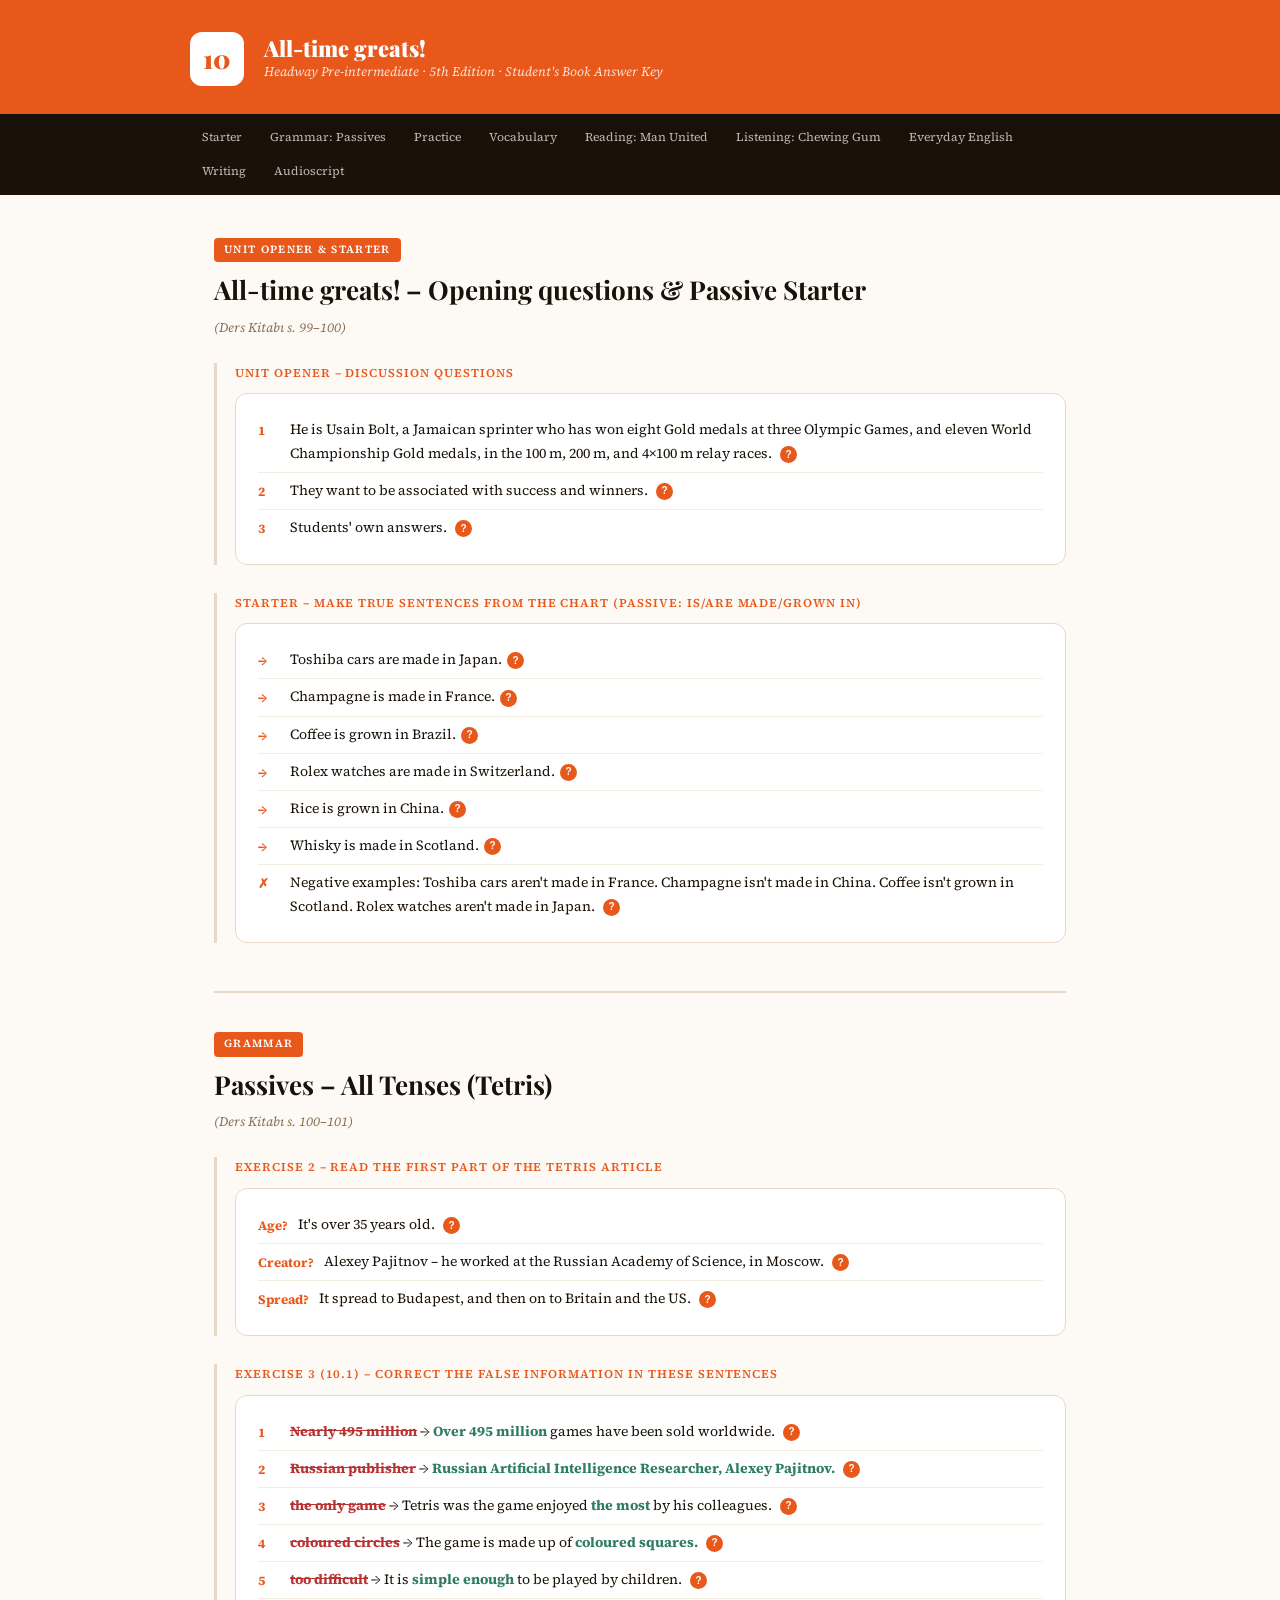
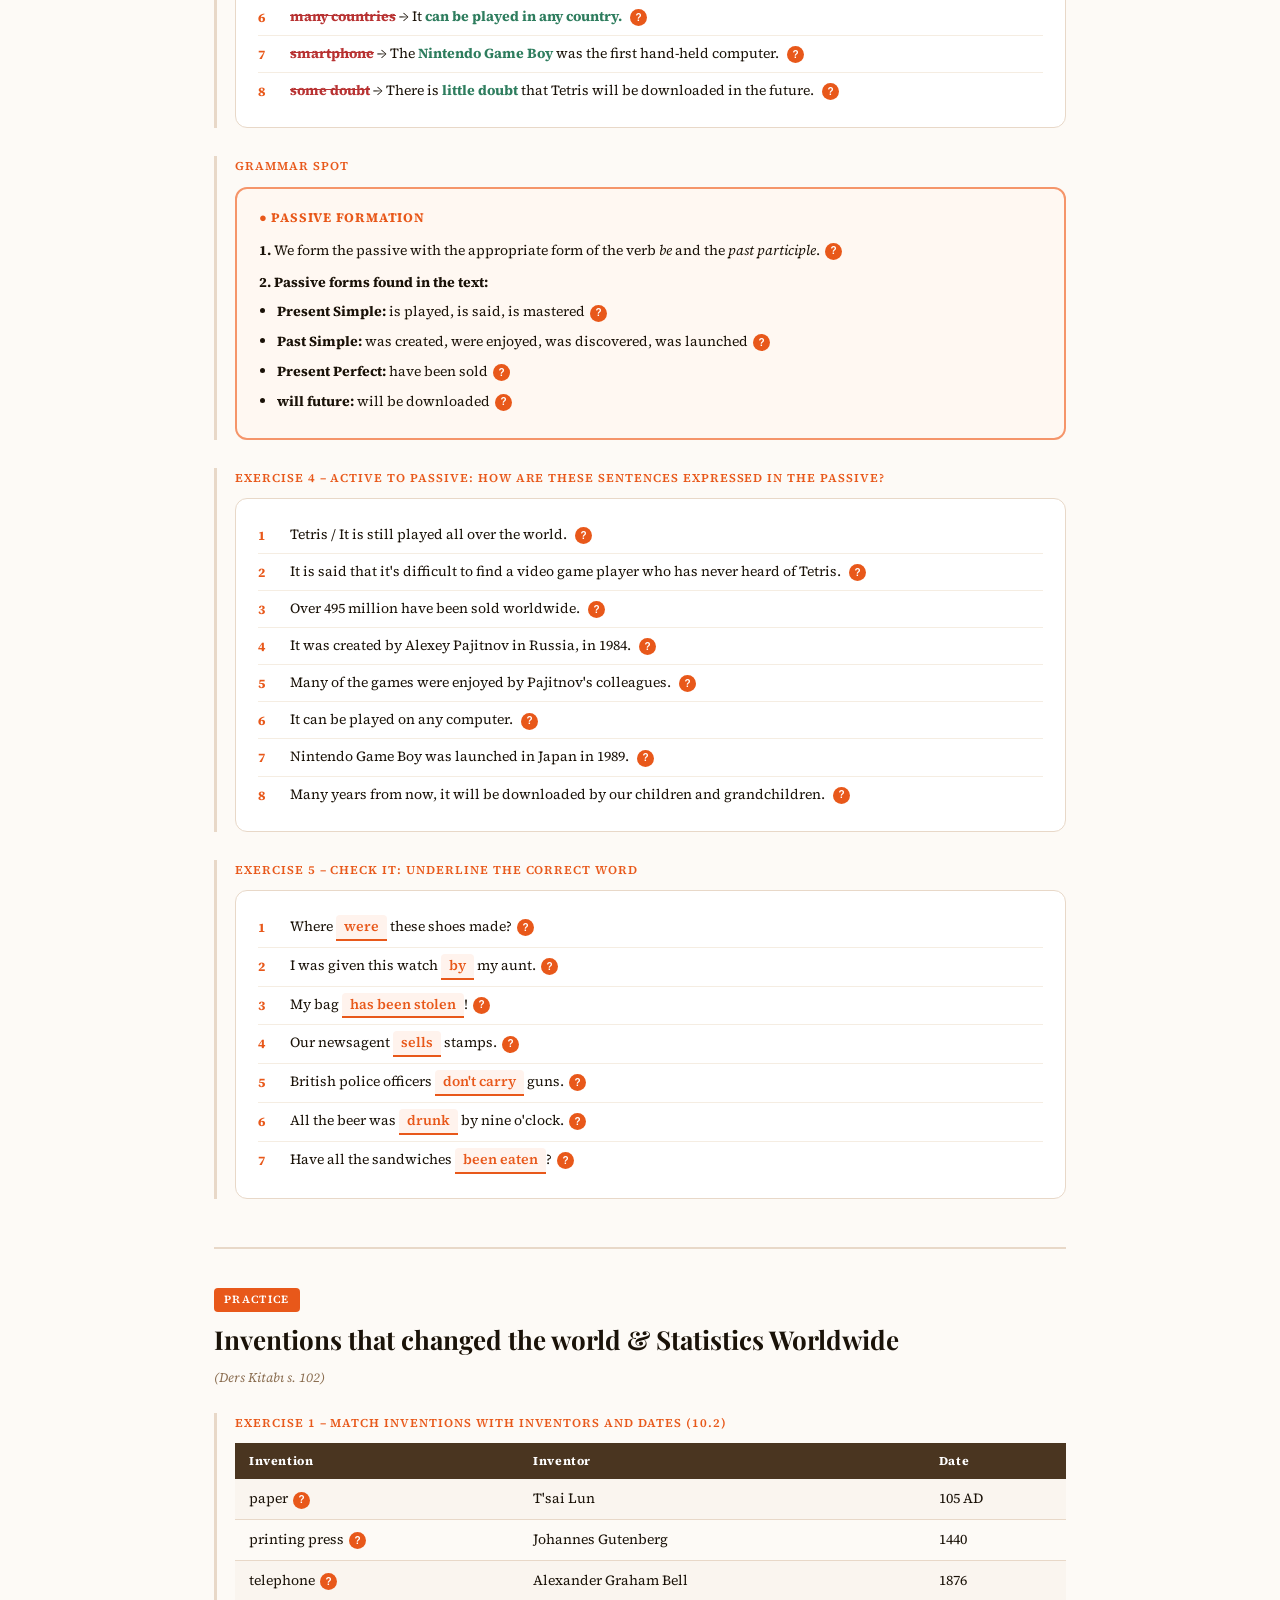
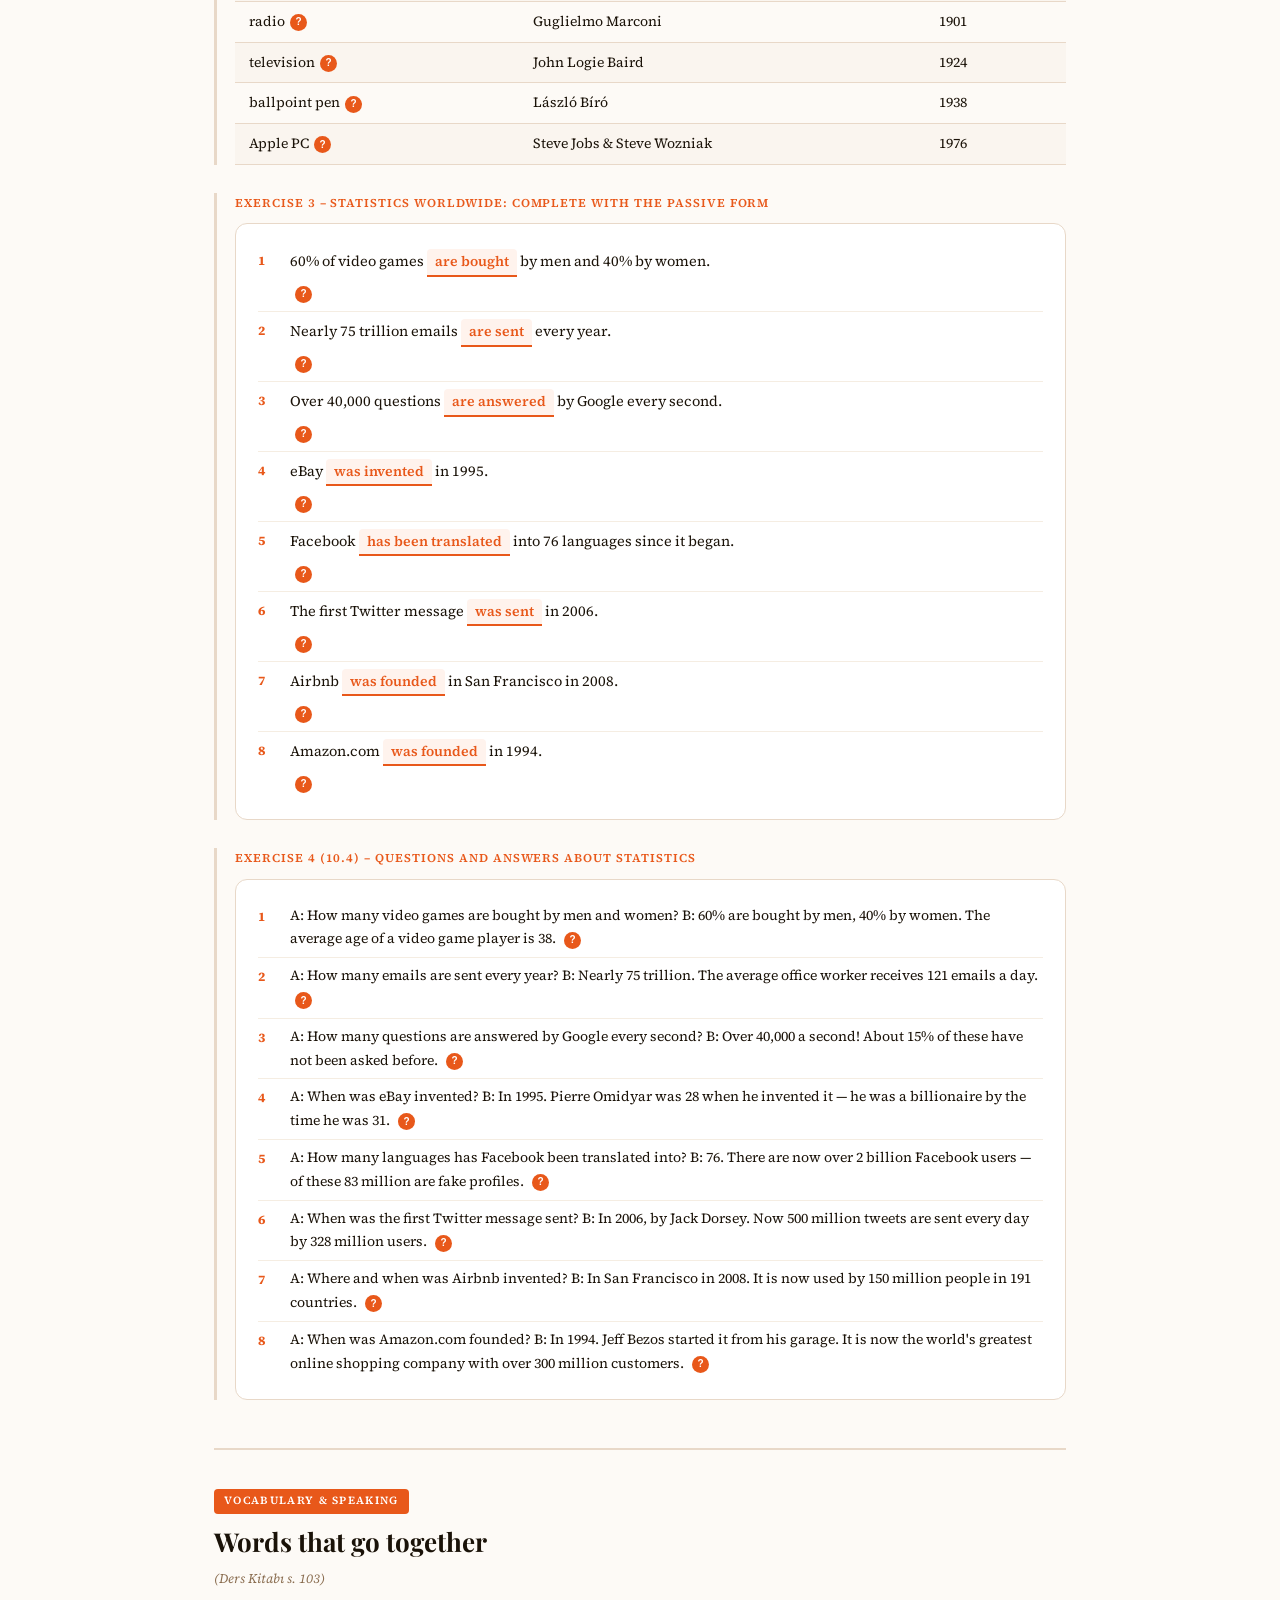
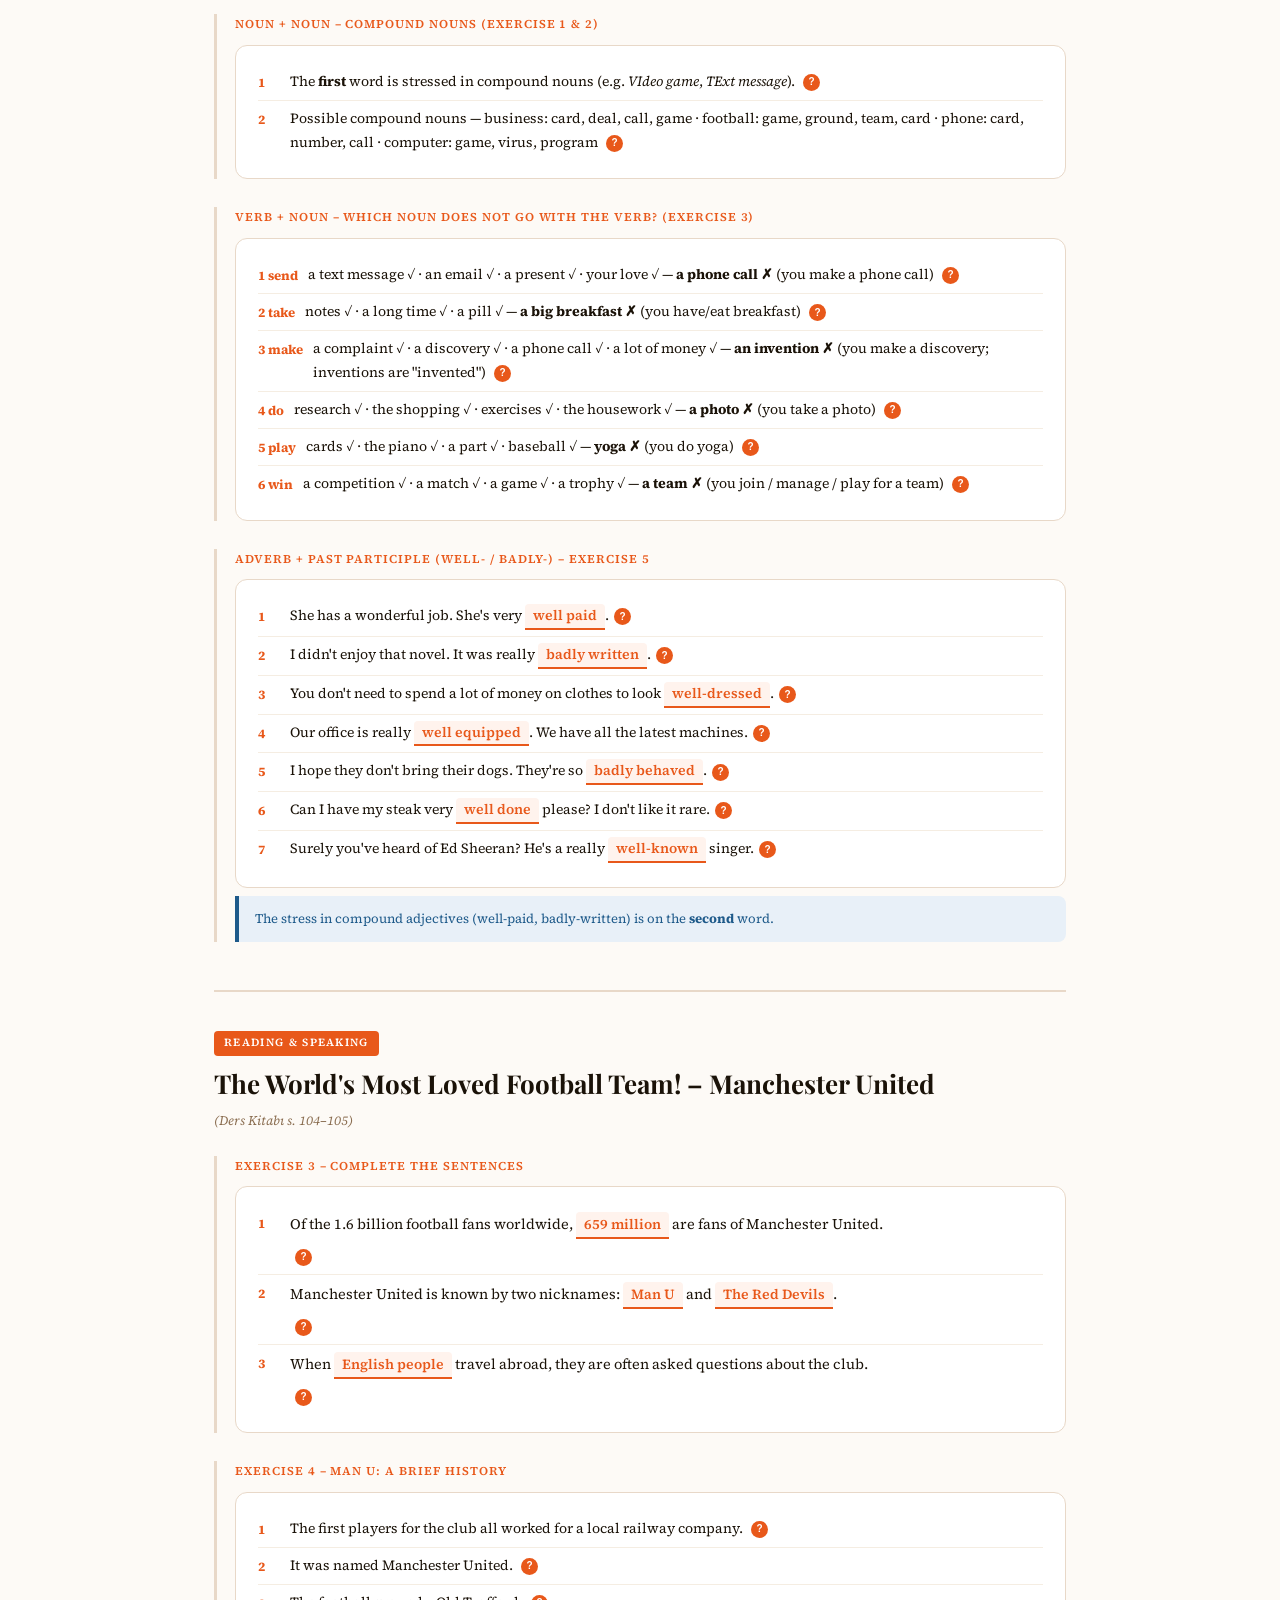
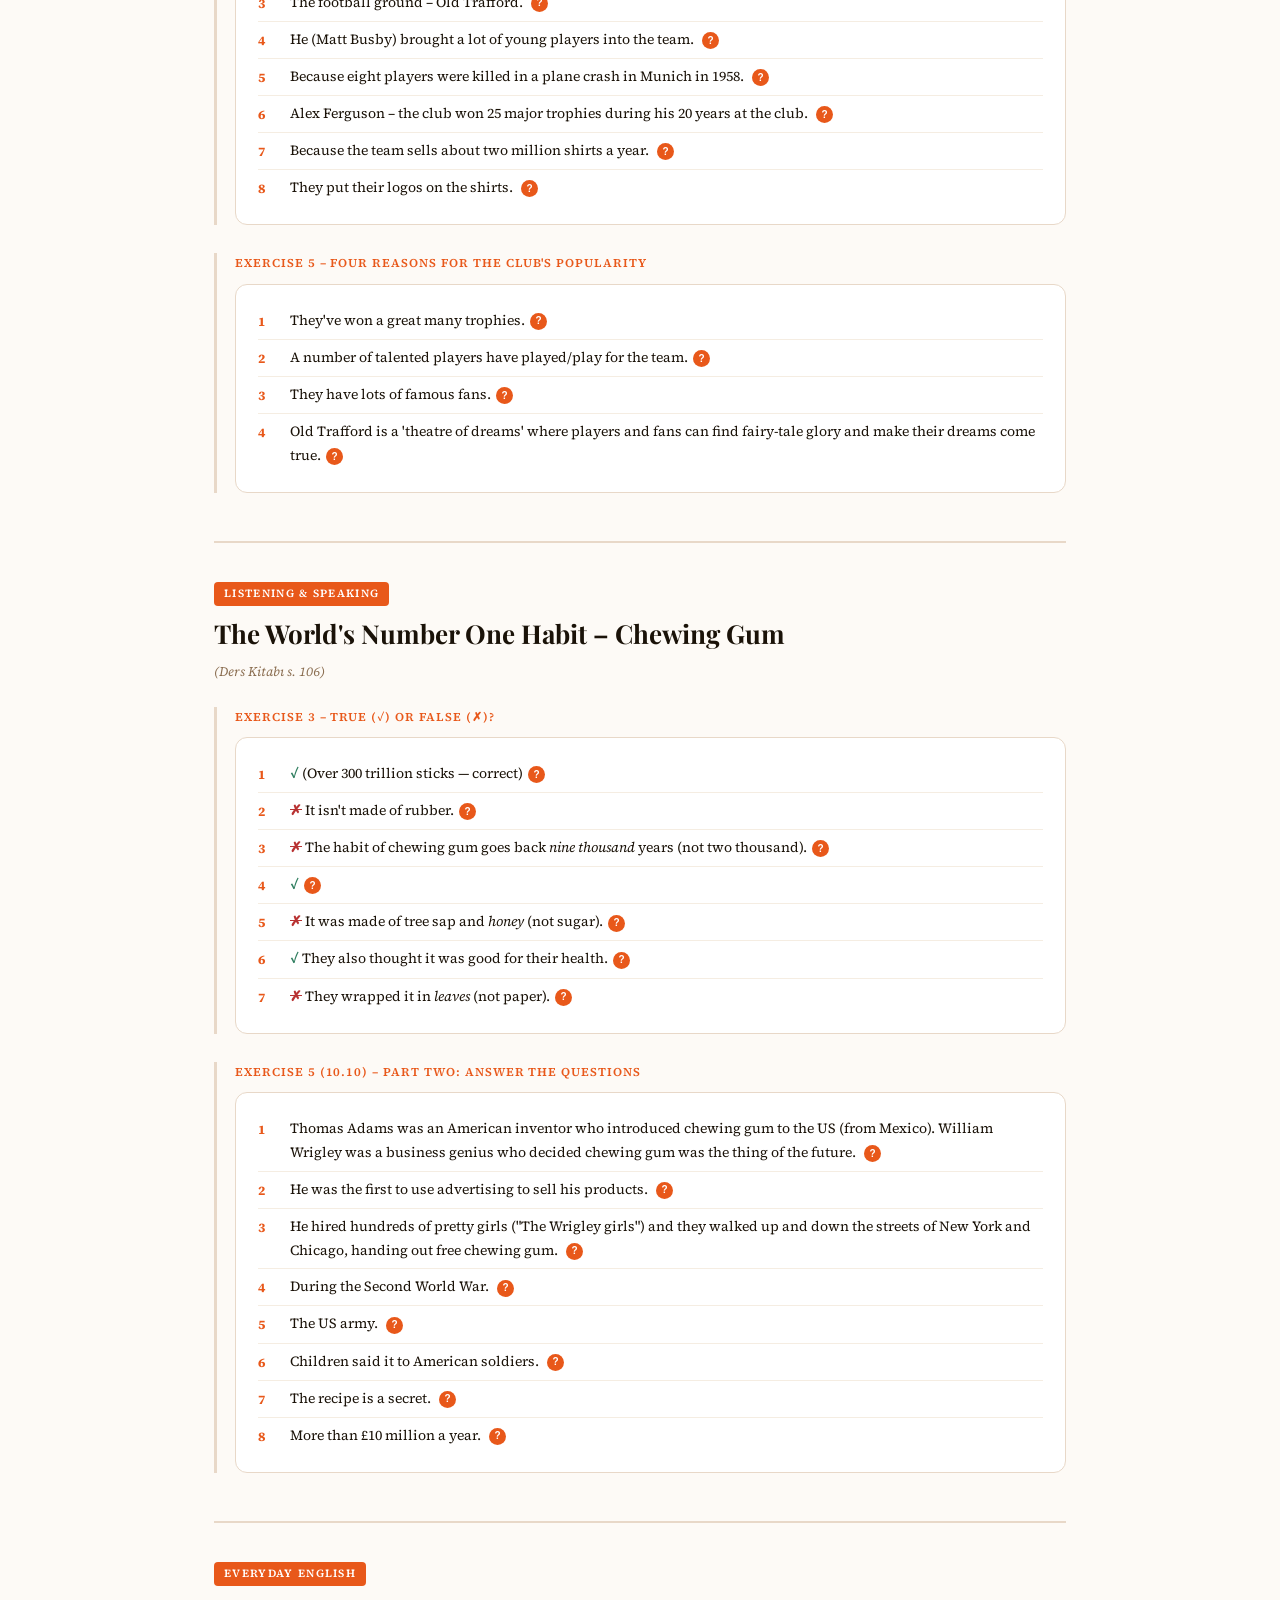
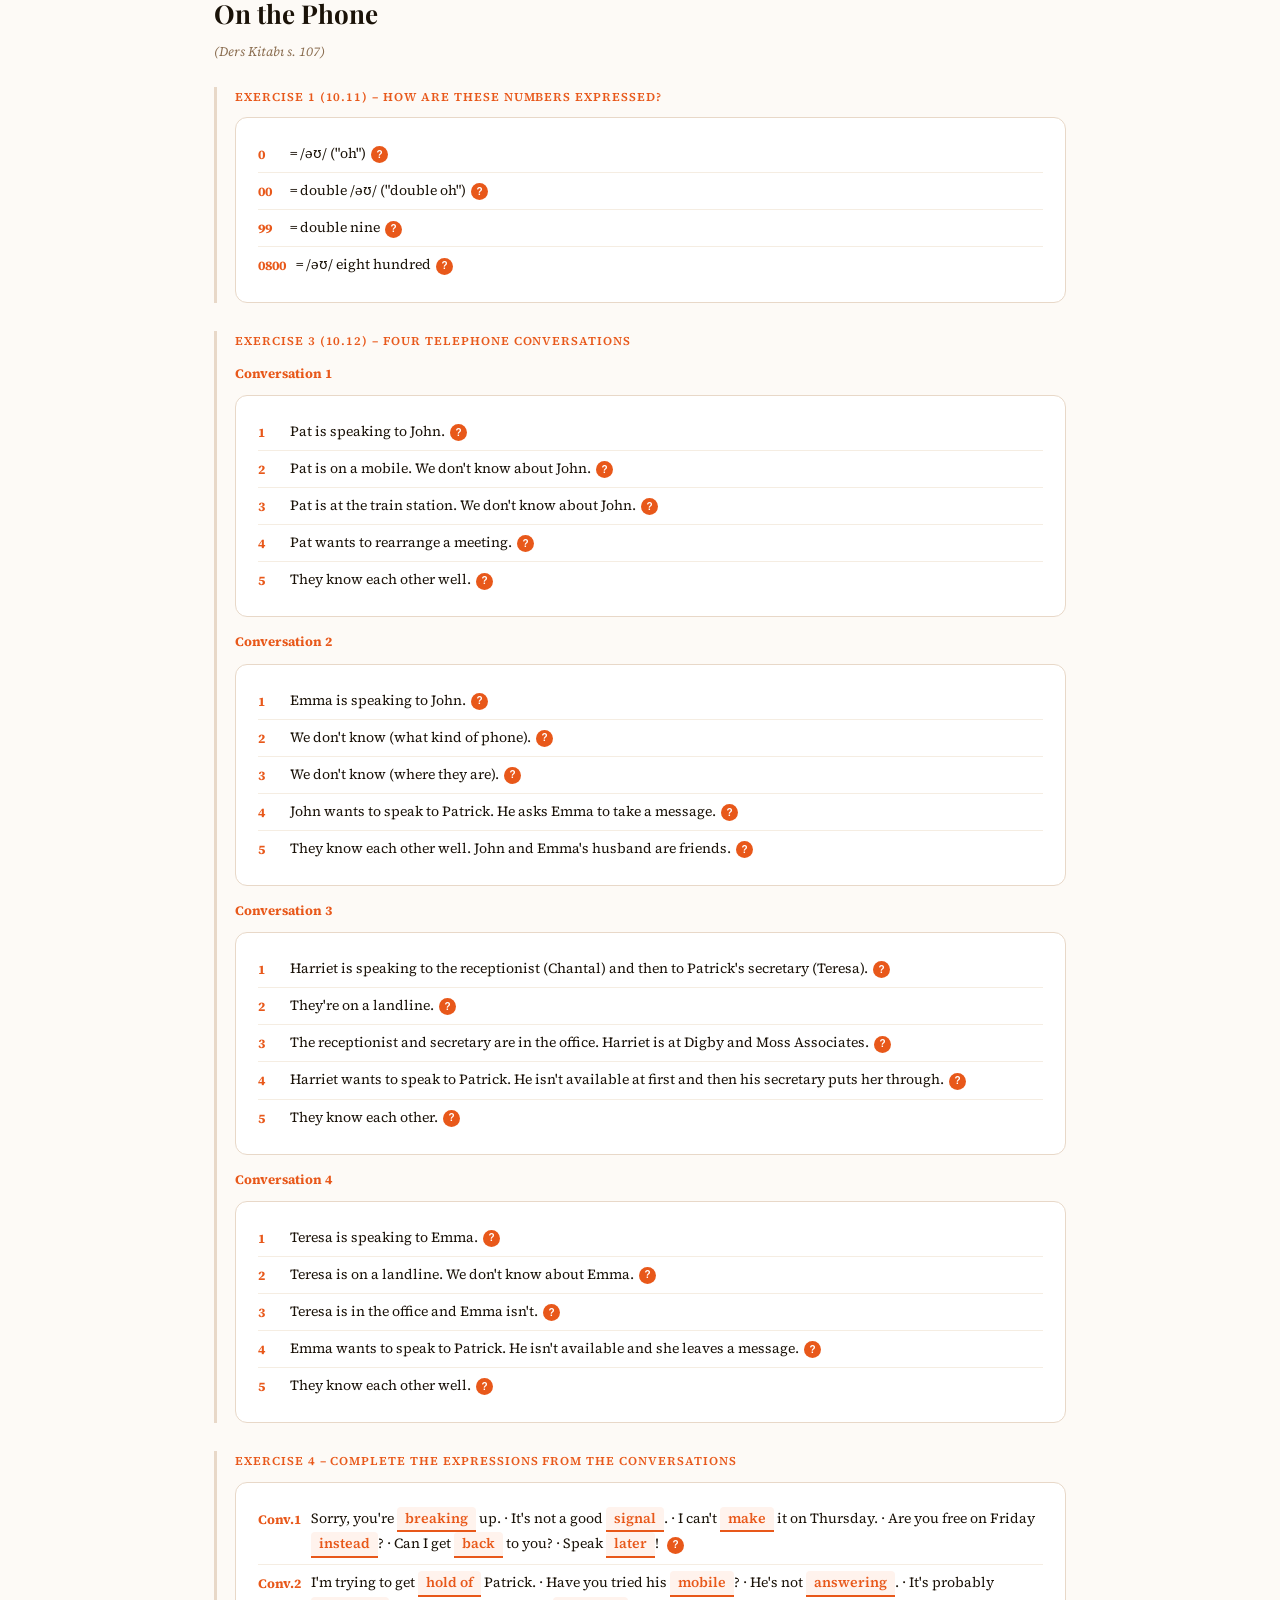
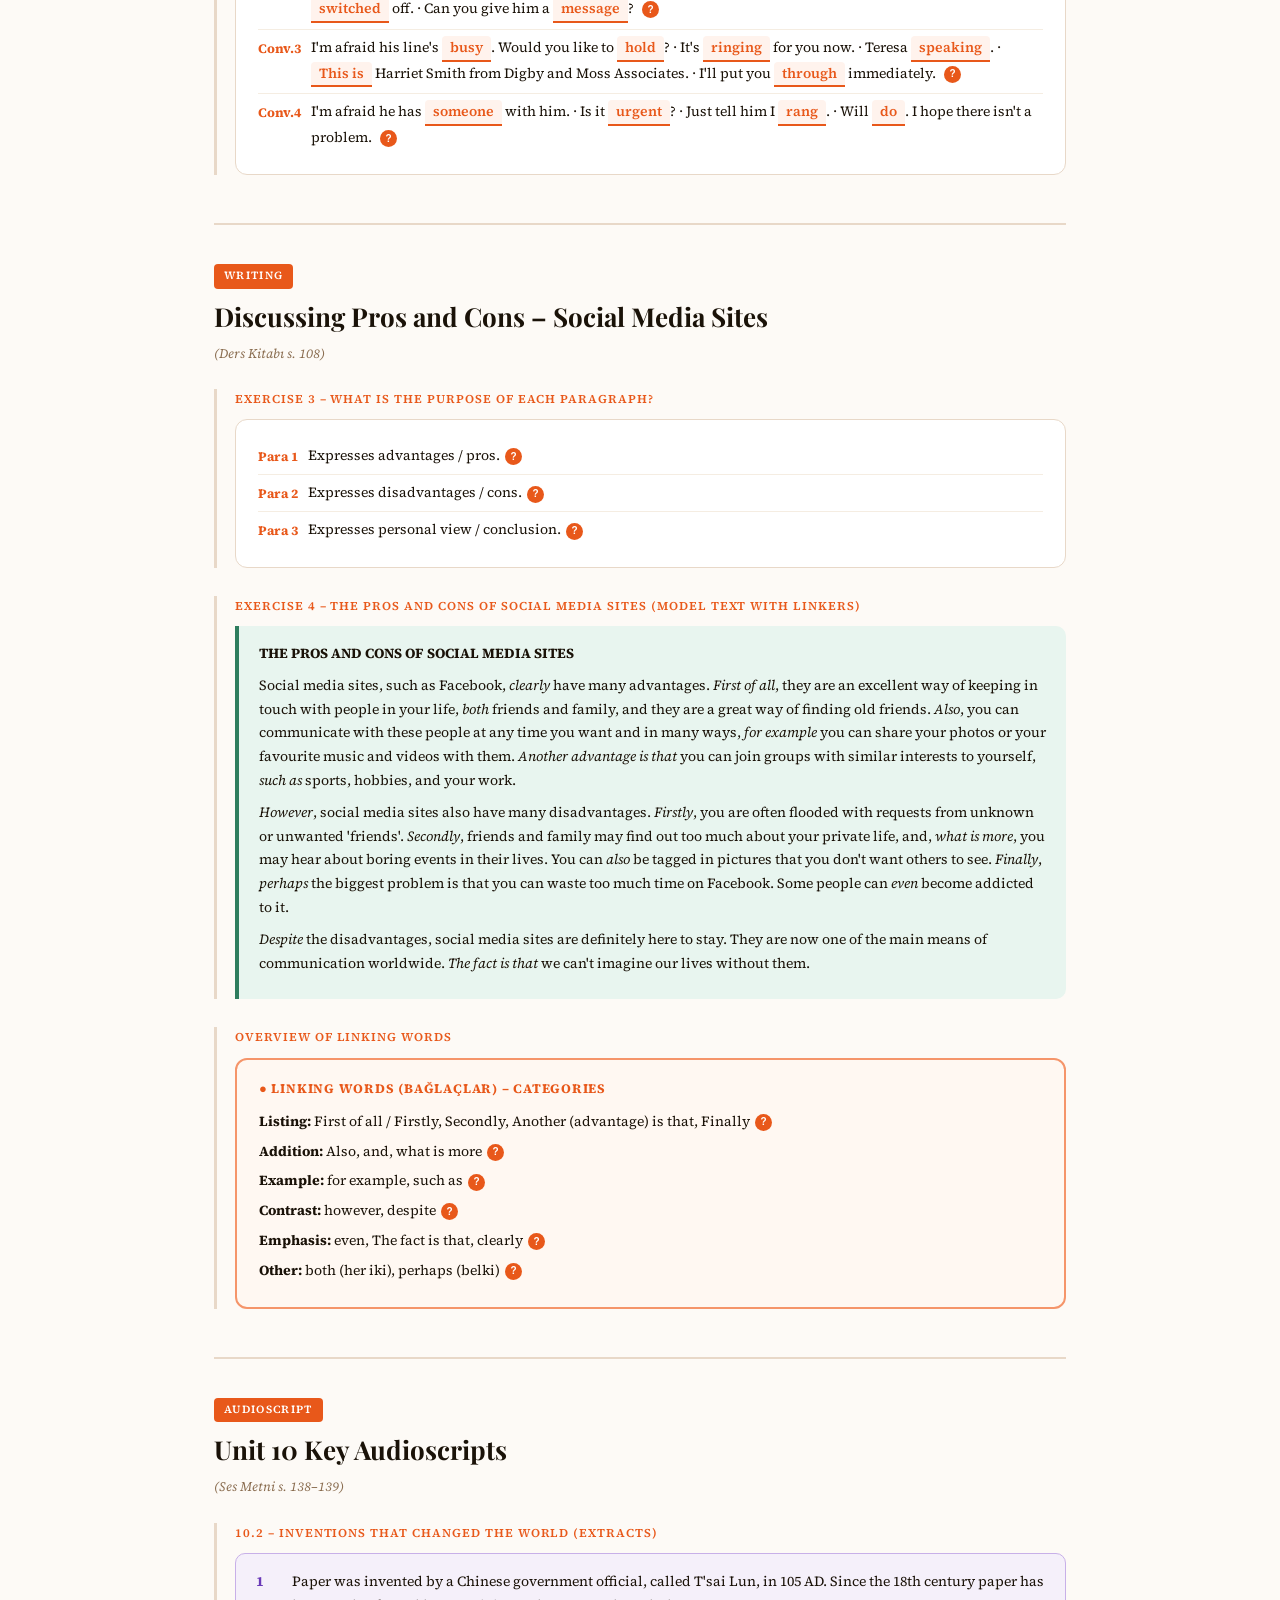
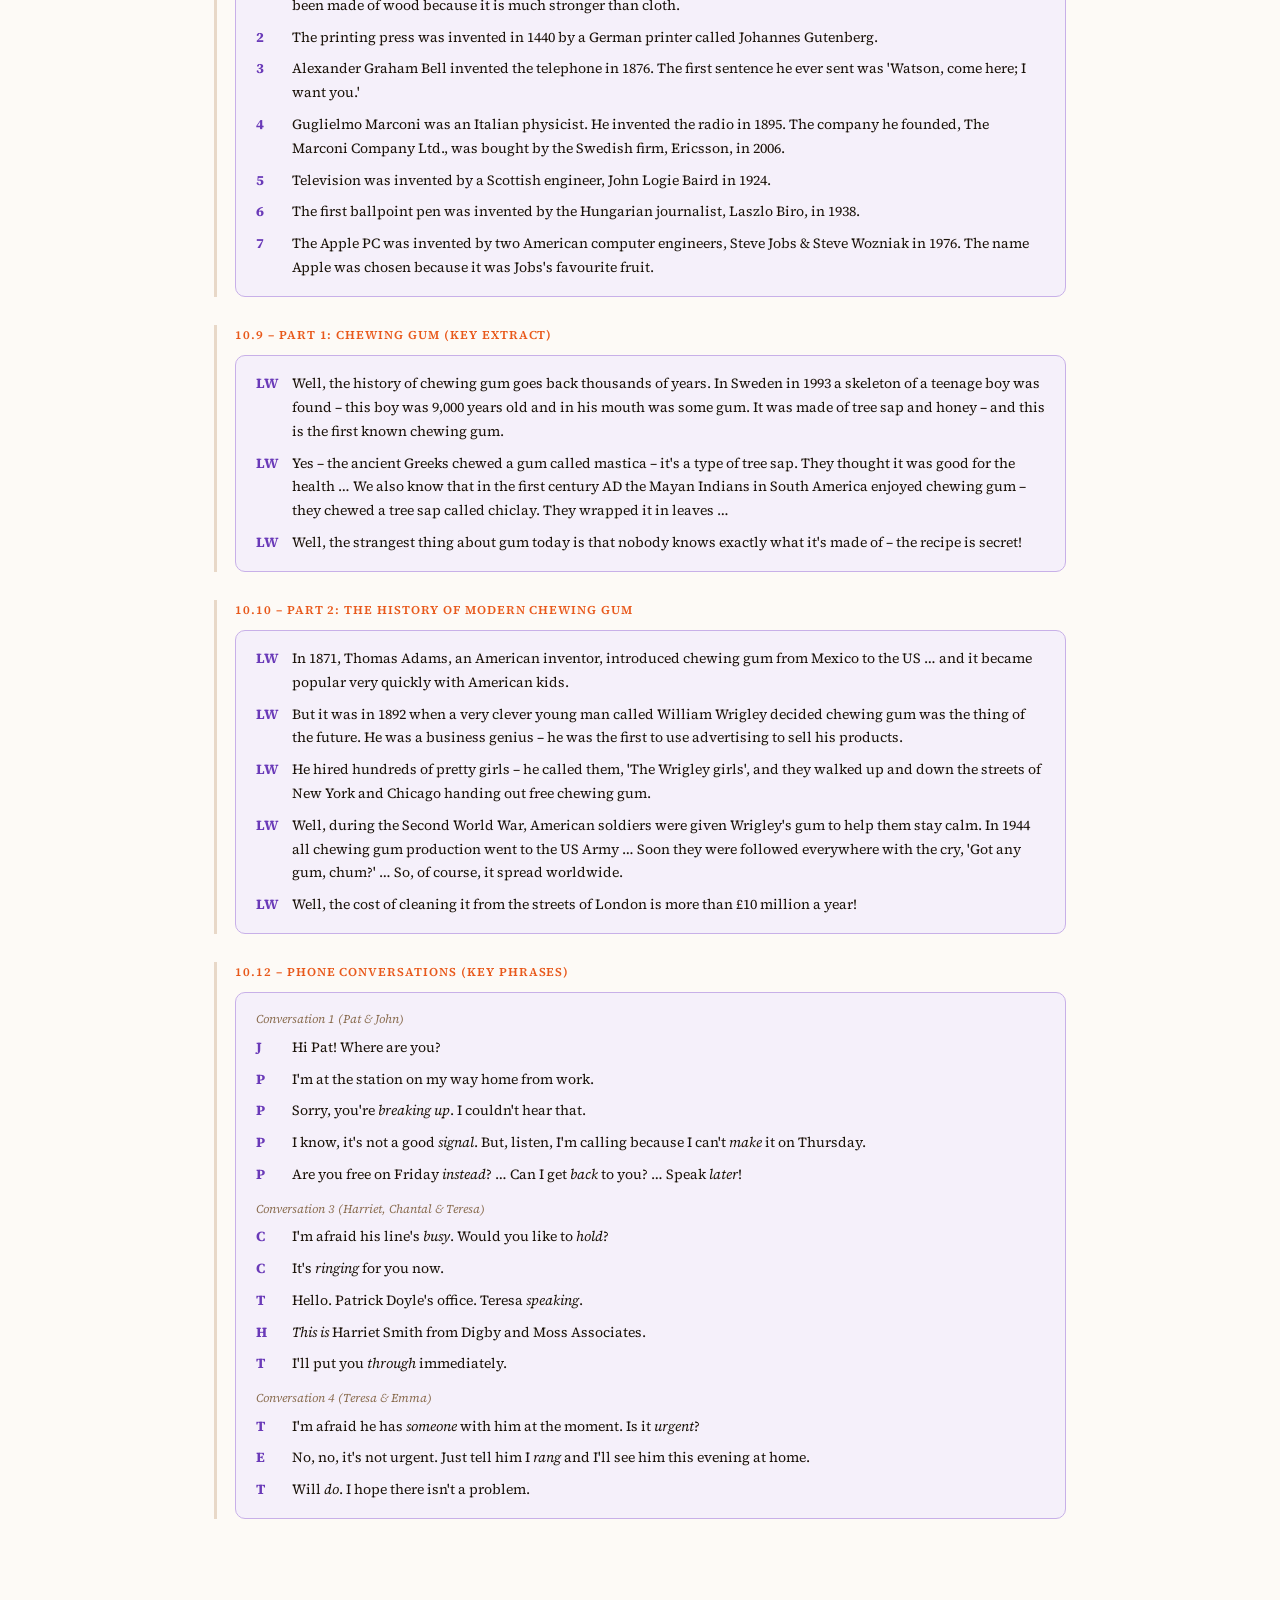
<file: hw10.html>
<!DOCTYPE html>
<html lang="en">
<head>
<meta charset="UTF-8">
<meta name="viewport" content="width=device-width, initial-scale=1.0">
<title>Headway Pre-intermediate – Unit 10: All-time greats!</title>
<style>
  @import url('https://fonts.googleapis.com/css2?family=Playfair+Display:wght@700;900&family=Source+Serif+4:ital,wght@0,300;0,400;0,600;1,300&display=swap');

  :root {
    --orange: #e8581a;
    --orange-light: #f5956a;
    --orange-pale: #fff3ed;
    --dark: #1a1208;
    --mid: #4a3520;
    --muted: #8a6d50;
    --line: #e8d8c8;
    --bg: #fdfaf6;
    --white: #ffffff;
    --green: #2e7d5e;
    --green-light: #e8f5ef;
    --blue: #1e5a8a;
    --blue-light: #e8f0f8;
    --gold: #c89a30;
  }

  * { box-sizing: border-box; margin: 0; padding: 0; }

  body {
    background: var(--bg);
    font-family: 'Source Serif 4', Georgia, serif;
    color: var(--dark);
    font-size: 15px;
    line-height: 1.7;
  }

  .site-header {
    background: var(--orange);
    padding: 32px 40px 28px;
    position: sticky;
    top: 0;
    z-index: 100;
    box-shadow: 0 3px 20px rgba(0,0,0,0.18);
  }
  .header-inner {
    max-width: 900px;
    margin: 0 auto;
    display: flex;
    align-items: center;
    gap: 20px;
  }
  .header-badge {
    background: white;
    color: var(--orange);
    font-family: 'Playfair Display', serif;
    font-weight: 900;
    font-size: 26px;
    width: 54px;
    height: 54px;
    border-radius: 12px;
    display: flex;
    align-items: center;
    justify-content: center;
    flex-shrink: 0;
  }
  .header-text h1 {
    font-family: 'Playfair Display', serif;
    font-weight: 900;
    font-size: 22px;
    color: white;
    line-height: 1.2;
  }
  .header-text p {
    color: rgba(255,255,255,0.82);
    font-size: 13px;
    font-style: italic;
  }

  .toc { background: var(--dark); padding: 0 40px; }
  .toc-inner {
    max-width: 900px;
    margin: 0 auto;
    display: flex;
    gap: 4px;
    flex-wrap: wrap;
    padding: 8px 0;
  }
  .toc a {
    color: rgba(255,255,255,0.7);
    font-size: 12px;
    text-decoration: none;
    padding: 5px 12px;
    border-radius: 6px;
    transition: all .2s;
    white-space: nowrap;
  }
  .toc a:hover { background: var(--orange); color: white; }

  .main { max-width: 900px; margin: 0 auto; padding: 40px 24px 80px; }

  .section-label {
    display: inline-block;
    background: var(--orange);
    color: white;
    font-size: 11px;
    font-weight: 600;
    letter-spacing: .12em;
    text-transform: uppercase;
    padding: 3px 10px;
    border-radius: 4px;
    margin-bottom: 6px;
  }
  .section-title {
    font-family: 'Playfair Display', serif;
    font-size: 26px;
    font-weight: 700;
    color: var(--dark);
    margin-bottom: 4px;
  }
  .section-page {
    color: var(--muted);
    font-size: 13px;
    font-style: italic;
    margin-bottom: 24px;
  }
  .section-divider {
    border: none;
    border-top: 2px solid var(--line);
    margin: 48px 0 36px;
  }

  .q-block {
    margin-bottom: 28px;
    border-left: 3px solid var(--line);
    padding-left: 18px;
  }
  .q-block:hover { border-left-color: var(--orange-light); }
  .q-num {
    font-size: 12px;
    font-weight: 600;
    color: var(--orange);
    letter-spacing: .08em;
    text-transform: uppercase;
    margin-bottom: 4px;
  }

  .tl { display: inline; }
  .tl-text { display: inline; }

  .tr-btn {
    display: inline-flex;
    align-items: center;
    justify-content: center;
    width: 17px;
    height: 17px;
    background: var(--orange);
    color: white;
    border: none;
    border-radius: 50%;
    font-size: 10px;
    font-weight: 700;
    cursor: pointer;
    margin-left: 5px;
    vertical-align: middle;
    line-height: 1;
    transition: background .15s;
    flex-shrink: 0;
  }
  .tr-btn:hover { background: var(--dark); }

  .tr-popup {
    display: none;
    position: fixed;
    z-index: 9999;
    background: var(--dark);
    color: #f5e8d8;
    padding: 12px 16px;
    border-radius: 10px;
    font-size: 13px;
    max-width: 280px;
    line-height: 1.6;
    box-shadow: 0 8px 32px rgba(0,0,0,.38);
    pointer-events: none;
  }
  .tr-popup.active { display: block; }
  .tr-popup::before { content: '🇹🇷'; font-size: 11px; margin-right: 6px; }

  .answer-card {
    background: white;
    border: 1px solid var(--line);
    border-radius: 12px;
    padding: 18px 22px;
    margin-top: 10px;
  }
  .answer-row {
    display: flex;
    gap: 10px;
    padding: 6px 0;
    border-bottom: 1px solid #f5ede2;
    align-items: flex-start;
  }
  .answer-row:last-child { border-bottom: none; }
  .ans-num {
    color: var(--orange);
    font-weight: 700;
    font-size: 13px;
    min-width: 22px;
    padding-top: 2px;
  }
  .ans-text { flex: 1; font-size: 14px; }

  .fill-sentence {
    font-size: 14.5px;
    margin-bottom: 5px;
    line-height: 1.8;
  }
  .blank-ans {
    display: inline-block;
    background: var(--orange-pale);
    border-bottom: 2px solid var(--orange);
    color: var(--orange);
    font-weight: 600;
    padding: 0 8px;
    border-radius: 4px 4px 0 0;
    font-size: 14px;
  }

  .grammar-box {
    background: #fff8f2;
    border: 2px solid var(--orange-light);
    border-radius: 12px;
    padding: 18px 22px;
    margin-top: 10px;
  }
  .grammar-box .gb-title {
    font-weight: 700;
    color: var(--orange);
    font-size: 13px;
    letter-spacing: .06em;
    text-transform: uppercase;
    margin-bottom: 10px;
  }
  .grammar-box p, .grammar-box li { font-size: 14px; margin-bottom: 6px; }
  .grammar-box ul { margin-left: 18px; }

  .match-table {
    width: 100%;
    border-collapse: collapse;
    margin-top: 10px;
    font-size: 14px;
  }
  .match-table th {
    background: var(--mid);
    color: white;
    padding: 8px 14px;
    font-size: 12px;
    letter-spacing: .05em;
    text-align: left;
  }
  .match-table td {
    padding: 8px 14px;
    border-bottom: 1px solid var(--line);
    vertical-align: top;
  }
  .match-table tr:nth-child(even) td { background: #faf5ef; }
  .match-arrow { color: var(--orange); font-weight: 700; text-align: center; }

  .vocab-box {
    display: flex;
    flex-wrap: wrap;
    gap: 8px;
    margin-top: 10px;
  }
  .vocab-chip {
    background: var(--green-light);
    border: 1px solid #a8d8c0;
    color: var(--green);
    font-size: 13px;
    font-weight: 600;
    padding: 5px 12px;
    border-radius: 20px;
  }

  .writing-box {
    background: var(--green-light);
    border-left: 4px solid var(--green);
    border-radius: 0 10px 10px 0;
    padding: 16px 20px;
    margin-top: 10px;
    font-size: 14px;
  }
  .writing-box p { margin-bottom: 8px; }
  .writing-box li { margin-bottom: 6px; margin-left: 18px; }

  .audio-box {
    background: #f5f0fa;
    border: 1px solid #c8b0e8;
    border-radius: 10px;
    padding: 16px 20px;
    margin-top: 10px;
  }
  .dlg-line {
    display: flex;
    gap: 10px;
    margin-bottom: 8px;
    font-size: 14px;
  }
  .dlg-line:last-child { margin-bottom: 0; }
  .dlg-speaker {
    font-weight: 700;
    color: #6a3ab8;
    min-width: 26px;
    flex-shrink: 0;
  }

  .info-note {
    background: var(--blue-light);
    border-left: 4px solid var(--blue);
    border-radius: 0 8px 8px 0;
    padding: 12px 16px;
    font-size: 13px;
    color: var(--blue);
    margin-top: 8px;
  }

  .check-table {
    width: 100%;
    border-collapse: collapse;
    margin-top: 10px;
    font-size: 14px;
  }
  .check-table th {
    background: var(--dark);
    color: white;
    padding: 8px 14px;
    font-size: 12px;
    text-align: left;
    letter-spacing: .05em;
  }
  .check-table td {
    padding: 8px 14px;
    border-bottom: 1px solid var(--line);
    vertical-align: top;
  }
  .check-table tr:nth-child(even) td { background: #faf5ef; }
  .correct { color: var(--green); font-weight: 700; }
  .wrong { color: #b83232; font-weight: 700; text-decoration: line-through; }

  @media (max-width: 600px) {
    .site-header { padding: 20px 16px; }
    .main { padding: 24px 14px 60px; }
    .section-title { font-size: 20px; }
  }
</style>
</head>
<body>

<header class="site-header">
  <div class="header-inner">
    <div class="header-badge">10</div>
    <div class="header-text">
      <h1>All-time greats!</h1>
      <p>Headway Pre-intermediate · 5th Edition · Student's Book Answer Key</p>
    </div>
  </div>
</header>

<nav class="toc">
  <div class="toc-inner">
    <a href="#starter">Starter</a>
    <a href="#grammar">Grammar: Passives</a>
    <a href="#practice">Practice</a>
    <a href="#vocabulary">Vocabulary</a>
    <a href="#reading">Reading: Man United</a>
    <a href="#listening">Listening: Chewing Gum</a>
    <a href="#everyday">Everyday English</a>
    <a href="#writing">Writing</a>
    <a href="#audioscript">Audioscript</a>
  </div>
</nav>

<main class="main">

<!-- ══════════════════════════════════════════════ -->
<!-- UNIT OPENER                                    -->
<!-- ══════════════════════════════════════════════ -->
<section id="starter">
  <div class="section-label">Unit Opener &amp; Starter</div>
  <div class="section-title">All-time greats! – Opening questions &amp; Passive Starter</div>
  <div class="section-page">(Ders Kitabı s. 99–100)</div>

  <!-- Opener -->
  <div class="q-block">
    <div class="q-num">Unit Opener – Discussion questions</div>
    <div class="answer-card">
      <div class="answer-row">
        <span class="ans-num">1</span>
        <span class="ans-text">
          <span class="tl"><span class="tl-text">He is Usain Bolt, a Jamaican sprinter who has won eight Gold medals at three Olympic Games, and eleven World Championship Gold medals, in the 100 m, 200 m, and 4×100 m relay races.</span>
          <button class="tr-btn" onclick="showTip(this, 'Usain Bolt — Jamaikalı bir sprinter. Üç Olimpiyat Oyunları\'nda 8 altın madalya ve 100m, 200m ve 4x100m bayrak yarışlarında 11 Dünya Şampiyonluğu altın madalyası kazanmıştır.')">?</button></span>
        </span>
      </div>
      <div class="answer-row">
        <span class="ans-num">2</span>
        <span class="ans-text">
          <span class="tl"><span class="tl-text">They want to be associated with success and winners.</span>
          <button class="tr-btn" onclick="showTip(this, 'Başarı ve kazananlarla özdeşleşmek istiyorlar.')">?</button></span>
        </span>
      </div>
      <div class="answer-row">
        <span class="ans-num">3</span>
        <span class="ans-text">
          <span class="tl"><span class="tl-text">Students' own answers.</span>
          <button class="tr-btn" onclick="showTip(this, 'Öğrencilerin kendi cevapları.')">?</button></span>
        </span>
      </div>
    </div>
  </div>

  <!-- Starter -->
  <div class="q-block">
    <div class="q-num">Starter – Make true sentences from the chart (Passive: is/are made/grown in)</div>
    <div class="answer-card">
      <div class="answer-row"><span class="ans-num">→</span><span class="ans-text"><span class="tl"><span class="tl-text">Toshiba cars are made in Japan.</span><button class="tr-btn" onclick="showTip(this, 'Toshiba arabaları Japonya\'da üretilir.')">?</button></span></span></div>
      <div class="answer-row"><span class="ans-num">→</span><span class="ans-text"><span class="tl"><span class="tl-text">Champagne is made in France.</span><button class="tr-btn" onclick="showTip(this, 'Şampanya Fransa\'da üretilir.')">?</button></span></span></div>
      <div class="answer-row"><span class="ans-num">→</span><span class="ans-text"><span class="tl"><span class="tl-text">Coffee is grown in Brazil.</span><button class="tr-btn" onclick="showTip(this, 'Kahve Brezilya\'da yetiştirilir.')">?</button></span></span></div>
      <div class="answer-row"><span class="ans-num">→</span><span class="ans-text"><span class="tl"><span class="tl-text">Rolex watches are made in Switzerland.</span><button class="tr-btn" onclick="showTip(this, 'Rolex saatler İsviçre\'de üretilir.')">?</button></span></span></div>
      <div class="answer-row"><span class="ans-num">→</span><span class="ans-text"><span class="tl"><span class="tl-text">Rice is grown in China.</span><button class="tr-btn" onclick="showTip(this, 'Pirinç Çin\'de yetiştirilir.')">?</button></span></span></div>
      <div class="answer-row"><span class="ans-num">→</span><span class="ans-text"><span class="tl"><span class="tl-text">Whisky is made in Scotland.</span><button class="tr-btn" onclick="showTip(this, 'Viski İskoçya\'da üretilir.')">?</button></span></span></div>
      <div class="answer-row">
        <span class="ans-num">✗</span>
        <span class="ans-text">
          <span class="tl"><span class="tl-text">Negative examples: Toshiba cars aren't made in France. Champagne isn't made in China. Coffee isn't grown in Scotland. Rolex watches aren't made in Japan.</span>
          <button class="tr-btn" onclick="showTip(this, 'Olumsuz örnekler: Toshiba arabaları Fransa\'da üretilmez. Şampanya Çin\'de üretilmez. Kahve İskoçya\'da yetiştirilmez. Rolex saatler Japonya\'da üretilmez.')">?</button></span>
        </span>
      </div>
    </div>
  </div>
</section>

<hr class="section-divider">

<!-- ══════════════════════════════════════════════ -->
<!-- GRAMMAR: PASSIVES – ALL TENSES                 -->
<!-- ══════════════════════════════════════════════ -->
<section id="grammar">
  <div class="section-label">Grammar</div>
  <div class="section-title">Passives – All Tenses (Tetris)</div>
  <div class="section-page">(Ders Kitabı s. 100–101)</div>

  <!-- Ex 2 – Tetris intro -->
  <div class="q-block">
    <div class="q-num">Exercise 2 – Read the first part of the Tetris article</div>
    <div class="answer-card">
      <div class="answer-row">
        <span class="ans-num">Age?</span>
        <span class="ans-text">
          <span class="tl"><span class="tl-text">It's over 35 years old.</span>
          <button class="tr-btn" onclick="showTip(this, '35 yıldan daha eski.')">?</button></span>
        </span>
      </div>
      <div class="answer-row">
        <span class="ans-num">Creator?</span>
        <span class="ans-text">
          <span class="tl"><span class="tl-text">Alexey Pajitnov – he worked at the Russian Academy of Science, in Moscow.</span>
          <button class="tr-btn" onclick="showTip(this, 'Alexey Pajitnov — Moskova\'daki Rus Bilimler Akademisi\'nde çalıştı.')">?</button></span>
        </span>
      </div>
      <div class="answer-row">
        <span class="ans-num">Spread?</span>
        <span class="ans-text">
          <span class="tl"><span class="tl-text">It spread to Budapest, and then on to Britain and the US.</span>
          <button class="tr-btn" onclick="showTip(this, 'Budapeşte\'ye, oradan İngiltere ve ABD\'ye yayıldı.')">?</button></span>
        </span>
      </div>
    </div>
  </div>

  <!-- Ex 3 – Correct the false information -->
  <div class="q-block">
    <div class="q-num">Exercise 3 (10.1) – Correct the false information in these sentences</div>
    <div class="answer-card">
      <div class="answer-row">
        <span class="ans-num">1</span>
        <span class="ans-text">
          <span class="tl"><span class="tl-text"><span class="wrong">Nearly 495 million</span> → <span class="correct">Over 495 million</span> games have been sold worldwide.</span>
          <button class="tr-btn" onclick="showTip(this, 'Dünya genelinde 495 milyondan FAZLA oyun satılmıştır (yaklaşık değil).')">?</button></span>
        </span>
      </div>
      <div class="answer-row">
        <span class="ans-num">2</span>
        <span class="ans-text">
          <span class="tl"><span class="tl-text"><span class="wrong">Russian publisher</span> → <span class="correct">Russian Artificial Intelligence Researcher, Alexey Pajitnov.</span></span>
          <button class="tr-btn" onclick="showTip(this, 'Rus bir yayıncı değil, Rus Yapay Zeka Araştırmacısı Alexey Pajitnov tarafından keşfedildi.')">?</button></span>
        </span>
      </div>
      <div class="answer-row">
        <span class="ans-num">3</span>
        <span class="ans-text">
          <span class="tl"><span class="tl-text"><span class="wrong">the only game</span> → Tetris was the game enjoyed <span class="correct">the most</span> by his colleagues.</span>
          <button class="tr-btn" onclick="showTip(this, 'Tek oyun değil; meslektaşlarının en çok zevk aldığı oyundu.')">?</button></span>
        </span>
      </div>
      <div class="answer-row">
        <span class="ans-num">4</span>
        <span class="ans-text">
          <span class="tl"><span class="tl-text"><span class="wrong">coloured circles</span> → The game is made up of <span class="correct">coloured squares.</span></span>
          <button class="tr-btn" onclick="showTip(this, 'Dairelerden değil, renkli karelerden oluşmaktadır.')">?</button></span>
        </span>
      </div>
      <div class="answer-row">
        <span class="ans-num">5</span>
        <span class="ans-text">
          <span class="tl"><span class="tl-text"><span class="wrong">too difficult</span> → It is <span class="correct">simple enough</span> to be played by children.</span>
          <button class="tr-btn" onclick="showTip(this, 'Çok zor değil; çocukların oynayabileceği kadar basit.')">?</button></span>
        </span>
      </div>
      <div class="answer-row">
        <span class="ans-num">6</span>
        <span class="ans-text">
          <span class="tl"><span class="tl-text"><span class="wrong">many countries</span> → It <span class="correct">can be played in any country.</span></span>
          <button class="tr-btn" onclick="showTip(this, 'Birçok ülkede değil, herhangi bir ülkede oynanabilir.')">?</button></span>
        </span>
      </div>
      <div class="answer-row">
        <span class="ans-num">7</span>
        <span class="ans-text">
          <span class="tl"><span class="tl-text"><span class="wrong">smartphone</span> → The <span class="correct">Nintendo Game Boy</span> was the first hand-held computer.</span>
          <button class="tr-btn" onclick="showTip(this, 'Akıllı telefon değil; Nintendo Game Boy ilk elde tutulan bilgisayardı.')">?</button></span>
        </span>
      </div>
      <div class="answer-row">
        <span class="ans-num">8</span>
        <span class="ans-text">
          <span class="tl"><span class="tl-text"><span class="wrong">some doubt</span> → There is <span class="correct">little doubt</span> that Tetris will be downloaded in the future.</span>
          <button class="tr-btn" onclick="showTip(this, '"Biraz şüphe" değil; Tetris\'in gelecekte indirilip indirilmeyeceği konusunda az şüphe var.')">?</button></span>
        </span>
      </div>
    </div>
  </div>

  <!-- Grammar Spot -->
  <div class="q-block">
    <div class="q-num">Grammar Spot</div>
    <div class="grammar-box">
      <div class="gb-title">● Passive formation</div>
      <p><strong>1.</strong> <span class="tl"><span class="tl-text">We form the passive with the appropriate form of the verb <em>be</em> and the <em>past participle</em>.</span><button class="tr-btn" onclick="showTip(this, 'Edilgen yapıyı uygun bir \"be\" fiili + geçmiş katılım (past participle) ile oluştururuz.')">?</button></span></p>
      <p style="margin-top:8px;"><strong>2. Passive forms found in the text:</strong></p>
      <ul>
        <li><span class="tl"><span class="tl-text"><strong>Present Simple:</strong> is played, is said, is mastered</span><button class="tr-btn" onclick="showTip(this, 'Geniş Zaman edilgeni: is played (oynanır), is said (söylenir), is mastered (ustalaşılır)')">?</button></span></li>
        <li><span class="tl"><span class="tl-text"><strong>Past Simple:</strong> was created, were enjoyed, was discovered, was launched</span><button class="tr-btn" onclick="showTip(this, 'Geçmiş Zaman edilgeni: was created (yaratıldı), were enjoyed (zevkle oynandı), was discovered (keşfedildi), was launched (piyasaya sürüldü)')">?</button></span></li>
        <li><span class="tl"><span class="tl-text"><strong>Present Perfect:</strong> have been sold</span><button class="tr-btn" onclick="showTip(this, 'Present Perfect edilgeni: have been sold (satılmıştır)')">?</button></span></li>
        <li><span class="tl"><span class="tl-text"><strong>will future:</strong> will be downloaded</span><button class="tr-btn" onclick="showTip(this, 'Gelecek Zaman edilgeni: will be downloaded (indirilecek)')">?</button></span></li>
      </ul>
    </div>
  </div>

  <!-- Ex 4 – Active to passive -->
  <div class="q-block">
    <div class="q-num">Exercise 4 – Active to Passive: How are these sentences expressed in the passive?</div>
    <div class="answer-card">
      <div class="answer-row">
        <span class="ans-num">1</span>
        <span class="ans-text">
          <span class="tl"><span class="tl-text">Tetris / It is still played all over the world.</span>
          <button class="tr-btn" onclick="showTip(this, 'Tetris hâlâ tüm dünyada oynanmaktadır.')">?</button></span>
        </span>
      </div>
      <div class="answer-row">
        <span class="ans-num">2</span>
        <span class="ans-text">
          <span class="tl"><span class="tl-text">It is said that it's difficult to find a video game player who has never heard of Tetris.</span>
          <button class="tr-btn" onclick="showTip(this, 'Tetris\'i hiç duymamış bir video oyunu oyuncusu bulmak zor olduğu söylenmektedir.')">?</button></span>
        </span>
      </div>
      <div class="answer-row">
        <span class="ans-num">3</span>
        <span class="ans-text">
          <span class="tl"><span class="tl-text">Over 495 million have been sold worldwide.</span>
          <button class="tr-btn" onclick="showTip(this, 'Dünya genelinde 495 milyondan fazlası satılmıştır.')">?</button></span>
        </span>
      </div>
      <div class="answer-row">
        <span class="ans-num">4</span>
        <span class="ans-text">
          <span class="tl"><span class="tl-text">It was created by Alexey Pajitnov in Russia, in 1984.</span>
          <button class="tr-btn" onclick="showTip(this, '1984 yılında Rusya\'da Alexey Pajitnov tarafından yaratıldı.')">?</button></span>
        </span>
      </div>
      <div class="answer-row">
        <span class="ans-num">5</span>
        <span class="ans-text">
          <span class="tl"><span class="tl-text">Many of the games were enjoyed by Pajitnov's colleagues.</span>
          <button class="tr-btn" onclick="showTip(this, 'Oyunların büyük bölümü Pajitnov\'un meslektaşları tarafından zevkle oynandı.')">?</button></span>
        </span>
      </div>
      <div class="answer-row">
        <span class="ans-num">6</span>
        <span class="ans-text">
          <span class="tl"><span class="tl-text">It can be played on any computer.</span>
          <button class="tr-btn" onclick="showTip(this, 'Herhangi bir bilgisayarda oynanabilir.')">?</button></span>
        </span>
      </div>
      <div class="answer-row">
        <span class="ans-num">7</span>
        <span class="ans-text">
          <span class="tl"><span class="tl-text">Nintendo Game Boy was launched in Japan in 1989.</span>
          <button class="tr-btn" onclick="showTip(this, 'Nintendo Game Boy 1989\'da Japonya\'da piyasaya sürüldü.')">?</button></span>
        </span>
      </div>
      <div class="answer-row">
        <span class="ans-num">8</span>
        <span class="ans-text">
          <span class="tl"><span class="tl-text">Many years from now, it will be downloaded by our children and grandchildren.</span>
          <button class="tr-btn" onclick="showTip(this, 'Yıllar sonra, çocuklarımız ve torunlarımız tarafından indirilecek.')">?</button></span>
        </span>
      </div>
    </div>
  </div>

  <!-- Check it Ex 5 -->
  <div class="q-block">
    <div class="q-num">Exercise 5 – Check it: Underline the correct word</div>
    <div class="answer-card">
      <div class="answer-row"><span class="ans-num">1</span><span class="ans-text"><span class="tl"><span class="tl-text">Where <span class="blank-ans">were</span> these shoes made?</span><button class="tr-btn" onclick="showTip(this, 'Bu ayakkabılar nerede üretildi?')">?</button></span></span></div>
      <div class="answer-row"><span class="ans-num">2</span><span class="ans-text"><span class="tl"><span class="tl-text">I was given this watch <span class="blank-ans">by</span> my aunt.</span><button class="tr-btn" onclick="showTip(this, 'Bu saati teyzem verdi.')">?</button></span></span></div>
      <div class="answer-row"><span class="ans-num">3</span><span class="ans-text"><span class="tl"><span class="tl-text">My bag <span class="blank-ans">has been stolen</span>!</span><button class="tr-btn" onclick="showTip(this, 'Çantam çalındı!')">?</button></span></span></div>
      <div class="answer-row"><span class="ans-num">4</span><span class="ans-text"><span class="tl"><span class="tl-text">Our newsagent <span class="blank-ans">sells</span> stamps.</span><button class="tr-btn" onclick="showTip(this, 'Gazetecimiz pul satıyor.')">?</button></span></span></div>
      <div class="answer-row"><span class="ans-num">5</span><span class="ans-text"><span class="tl"><span class="tl-text">British police officers <span class="blank-ans">don't carry</span> guns.</span><button class="tr-btn" onclick="showTip(this, 'İngiliz polisleri silah taşımaz.')">?</button></span></span></div>
      <div class="answer-row"><span class="ans-num">6</span><span class="ans-text"><span class="tl"><span class="tl-text">All the beer was <span class="blank-ans">drunk</span> by nine o'clock.</span><button class="tr-btn" onclick="showTip(this, 'Tüm bira saat dokuza kadar içilmişti.')">?</button></span></span></div>
      <div class="answer-row"><span class="ans-num">7</span><span class="ans-text"><span class="tl"><span class="tl-text">Have all the sandwiches <span class="blank-ans">been eaten</span>?</span><button class="tr-btn" onclick="showTip(this, 'Tüm sandviçler yendi mi?')">?</button></span></span></div>
    </div>
  </div>
</section>

<hr class="section-divider">

<!-- ══════════════════════════════════════════════ -->
<!-- PRACTICE                                       -->
<!-- ══════════════════════════════════════════════ -->
<section id="practice">
  <div class="section-label">Practice</div>
  <div class="section-title">Inventions that changed the world &amp; Statistics Worldwide</div>
  <div class="section-page">(Ders Kitabı s. 102)</div>

  <!-- Ex 1 – Inventions -->
  <div class="q-block">
    <div class="q-num">Exercise 1 – Match inventions with inventors and dates (10.2)</div>
    <table class="match-table">
      <tr><th>Invention</th><th>Inventor</th><th>Date</th></tr>
      <tr>
        <td><span class="tl"><span class="tl-text">paper</span><button class="tr-btn" onclick="showTip(this, 'kağıt')">?</button></span></td>
        <td>T'sai Lun</td>
        <td>105 AD</td>
      </tr>
      <tr>
        <td><span class="tl"><span class="tl-text">printing press</span><button class="tr-btn" onclick="showTip(this, 'matbaa')">?</button></span></td>
        <td>Johannes Gutenberg</td>
        <td>1440</td>
      </tr>
      <tr>
        <td><span class="tl"><span class="tl-text">telephone</span><button class="tr-btn" onclick="showTip(this, 'telefon')">?</button></span></td>
        <td>Alexander Graham Bell</td>
        <td>1876</td>
      </tr>
      <tr>
        <td><span class="tl"><span class="tl-text">radio</span><button class="tr-btn" onclick="showTip(this, 'radyo')">?</button></span></td>
        <td>Guglielmo Marconi</td>
        <td>1901</td>
      </tr>
      <tr>
        <td><span class="tl"><span class="tl-text">television</span><button class="tr-btn" onclick="showTip(this, 'televizyon')">?</button></span></td>
        <td>John Logie Baird</td>
        <td>1924</td>
      </tr>
      <tr>
        <td><span class="tl"><span class="tl-text">ballpoint pen</span><button class="tr-btn" onclick="showTip(this, 'tükenmez kalem')">?</button></span></td>
        <td>László Bíró</td>
        <td>1938</td>
      </tr>
      <tr>
        <td><span class="tl"><span class="tl-text">Apple PC</span><button class="tr-btn" onclick="showTip(this, 'Apple kişisel bilgisayar')">?</button></span></td>
        <td>Steve Jobs &amp; Steve Wozniak</td>
        <td>1976</td>
      </tr>
    </table>
  </div>

  <!-- Ex 3 – Statistics (passive form) -->
  <div class="q-block">
    <div class="q-num">Exercise 3 – Statistics Worldwide: Complete with the passive form</div>
    <div class="answer-card">
      <div class="answer-row">
        <span class="ans-num">1</span>
        <span class="ans-text">
          <div class="fill-sentence">60% of video games <span class="blank-ans">are bought</span> by men and 40% by women.</div>
          <span class="tl"><button class="tr-btn" onclick="showTip(this, 'Video oyunların %60\'ı erkekler, %40\'ı kadınlar tarafından satın alınıyor.')">?</button></span>
        </span>
      </div>
      <div class="answer-row">
        <span class="ans-num">2</span>
        <span class="ans-text">
          <div class="fill-sentence">Nearly 75 trillion emails <span class="blank-ans">are sent</span> every year.</div>
          <span class="tl"><button class="tr-btn" onclick="showTip(this, 'Her yıl yaklaşık 75 trilyon e-posta gönderilmektedir.')">?</button></span>
        </span>
      </div>
      <div class="answer-row">
        <span class="ans-num">3</span>
        <span class="ans-text">
          <div class="fill-sentence">Over 40,000 questions <span class="blank-ans">are answered</span> by Google every second.</div>
          <span class="tl"><button class="tr-btn" onclick="showTip(this, 'Google her saniye 40.000\'den fazla soruyu yanıtlıyor.')">?</button></span>
        </span>
      </div>
      <div class="answer-row">
        <span class="ans-num">4</span>
        <span class="ans-text">
          <div class="fill-sentence">eBay <span class="blank-ans">was invented</span> in 1995.</div>
          <span class="tl"><button class="tr-btn" onclick="showTip(this, 'eBay 1995\'te icat edildi.')">?</button></span>
        </span>
      </div>
      <div class="answer-row">
        <span class="ans-num">5</span>
        <span class="ans-text">
          <div class="fill-sentence">Facebook <span class="blank-ans">has been translated</span> into 76 languages since it began.</div>
          <span class="tl"><button class="tr-btn" onclick="showTip(this, 'Facebook başladığından bu yana 76 dile çevrilmiştir.')">?</button></span>
        </span>
      </div>
      <div class="answer-row">
        <span class="ans-num">6</span>
        <span class="ans-text">
          <div class="fill-sentence">The first Twitter message <span class="blank-ans">was sent</span> in 2006.</div>
          <span class="tl"><button class="tr-btn" onclick="showTip(this, 'İlk Twitter mesajı 2006\'da gönderildi.')">?</button></span>
        </span>
      </div>
      <div class="answer-row">
        <span class="ans-num">7</span>
        <span class="ans-text">
          <div class="fill-sentence">Airbnb <span class="blank-ans">was founded</span> in San Francisco in 2008.</div>
          <span class="tl"><button class="tr-btn" onclick="showTip(this, 'Airbnb 2008\'de San Francisco\'da kuruldu.')">?</button></span>
        </span>
      </div>
      <div class="answer-row">
        <span class="ans-num">8</span>
        <span class="ans-text">
          <div class="fill-sentence">Amazon.com <span class="blank-ans">was founded</span> in 1994.</div>
          <span class="tl"><button class="tr-btn" onclick="showTip(this, 'Amazon.com 1994\'te kuruldu.')">?</button></span>
        </span>
      </div>
    </div>
  </div>

  <!-- Ex 4 – Questions and answers -->
  <div class="q-block">
    <div class="q-num">Exercise 4 (10.4) – Questions and answers about statistics</div>
    <div class="answer-card">
      <div class="answer-row">
        <span class="ans-num">1</span>
        <span class="ans-text">
          <span class="tl"><span class="tl-text">A: How many video games are bought by men and women? B: 60% are bought by men, 40% by women. The average age of a video game player is 38.</span>
          <button class="tr-btn" onclick="showTip(this, 'A: Erkekler ve kadınlar kaç video oyunu satın alıyor? B: %60\'ı erkekler, %40\'ı kadınlar tarafından alınıyor. Ortalama oyun oyuncusu yaşı 38.')">?</button></span>
        </span>
      </div>
      <div class="answer-row">
        <span class="ans-num">2</span>
        <span class="ans-text">
          <span class="tl"><span class="tl-text">A: How many emails are sent every year? B: Nearly 75 trillion. The average office worker receives 121 emails a day.</span>
          <button class="tr-btn" onclick="showTip(this, 'A: Her yıl kaç e-posta gönderiliyor? B: Yaklaşık 75 trilyon. Ortalama ofis çalışanı günde 121 e-posta alıyor.')">?</button></span>
        </span>
      </div>
      <div class="answer-row">
        <span class="ans-num">3</span>
        <span class="ans-text">
          <span class="tl"><span class="tl-text">A: How many questions are answered by Google every second? B: Over 40,000 a second! About 15% of these have not been asked before.</span>
          <button class="tr-btn" onclick="showTip(this, 'A: Google her saniye kaç soruyu yanıtlıyor? B: 40.000\'den fazlası! Bunların yaklaşık %15\'i daha önce sorulmamış.')">?</button></span>
        </span>
      </div>
      <div class="answer-row">
        <span class="ans-num">4</span>
        <span class="ans-text">
          <span class="tl"><span class="tl-text">A: When was eBay invented? B: In 1995. Pierre Omidyar was 28 when he invented it — he was a billionaire by the time he was 31.</span>
          <button class="tr-btn" onclick="showTip(this, 'A: eBay ne zaman icat edildi? B: 1995\'te. Pierre Omidyar icat ettiğinde 28 yaşındaydı — 31 yaşına geldiğinde milyarderdı.')">?</button></span>
        </span>
      </div>
      <div class="answer-row">
        <span class="ans-num">5</span>
        <span class="ans-text">
          <span class="tl"><span class="tl-text">A: How many languages has Facebook been translated into? B: 76. There are now over 2 billion Facebook users — of these 83 million are fake profiles.</span>
          <button class="tr-btn" onclick="showTip(this, 'A: Facebook kaç dile çevrildi? B: 76. Şu an 2 milyardan fazla Facebook kullanıcısı var — bunların 83 milyonu sahte profil.')">?</button></span>
        </span>
      </div>
      <div class="answer-row">
        <span class="ans-num">6</span>
        <span class="ans-text">
          <span class="tl"><span class="tl-text">A: When was the first Twitter message sent? B: In 2006, by Jack Dorsey. Now 500 million tweets are sent every day by 328 million users.</span>
          <button class="tr-btn" onclick="showTip(this, 'A: İlk Twitter mesajı ne zaman gönderildi? B: 2006\'da Jack Dorsey tarafından. Şimdi 328 milyon kullanıcı tarafından her gün 500 milyon tweet atılıyor.')">?</button></span>
        </span>
      </div>
      <div class="answer-row">
        <span class="ans-num">7</span>
        <span class="ans-text">
          <span class="tl"><span class="tl-text">A: Where and when was Airbnb invented? B: In San Francisco in 2008. It is now used by 150 million people in 191 countries.</span>
          <button class="tr-btn" onclick="showTip(this, 'A: Airbnb nerede ve ne zaman icat edildi? B: 2008\'de San Francisco\'da. Şimdi 191 ülkede 150 milyon kişi tarafından kullanılıyor.')">?</button></span>
        </span>
      </div>
      <div class="answer-row">
        <span class="ans-num">8</span>
        <span class="ans-text">
          <span class="tl"><span class="tl-text">A: When was Amazon.com founded? B: In 1994. Jeff Bezos started it from his garage. It is now the world's greatest online shopping company with over 300 million customers.</span>
          <button class="tr-btn" onclick="showTip(this, 'A: Amazon.com ne zaman kuruldu? B: 1994\'te. Jeff Bezos onu garajından başlattı. Şimdi 300 milyondan fazla müşterisiyle dünyanın en büyük çevrimiçi alışveriş şirketi.')">?</button></span>
        </span>
      </div>
    </div>
  </div>
</section>

<hr class="section-divider">

<!-- ══════════════════════════════════════════════ -->
<!-- VOCABULARY                                     -->
<!-- ══════════════════════════════════════════════ -->
<section id="vocabulary">
  <div class="section-label">Vocabulary &amp; Speaking</div>
  <div class="section-title">Words that go together</div>
  <div class="section-page">(Ders Kitabı s. 103)</div>

  <!-- Noun + noun -->
  <div class="q-block">
    <div class="q-num">Noun + Noun – Compound nouns (Exercise 1 &amp; 2)</div>
    <div class="answer-card">
      <div class="answer-row">
        <span class="ans-num">1</span>
        <span class="ans-text">
          <span class="tl"><span class="tl-text">The <strong>first</strong> word is stressed in compound nouns (e.g. <em>VIdeo game</em>, <em>TExt message</em>).</span>
          <button class="tr-btn" onclick="showTip(this, 'Bileşik isimlerde birinci kelime vurgulanır (ör. VIdeo oyunu, METin mesajı).')">?</button></span>
        </span>
      </div>
      <div class="answer-row">
        <span class="ans-num">2</span>
        <span class="ans-text">
          <span class="tl"><span class="tl-text">Possible compound nouns — business: card, deal, call, game · football: game, ground, team, card · phone: card, number, call · computer: game, virus, program</span>
          <button class="tr-btn" onclick="showTip(this, 'Olası bileşik isimler — business: card (kartvizit), deal (anlaşma), call (çağrı), game / football: game, ground (saha), team, card / phone: card, number, call / computer: game, virus, program')">?</button></span>
        </span>
      </div>
    </div>
  </div>

  <!-- Verb + noun -->
  <div class="q-block">
    <div class="q-num">Verb + Noun – Which noun does NOT go with the verb? (Exercise 3)</div>
    <div class="answer-card">
      <div class="answer-row">
        <span class="ans-num">1 send</span>
        <span class="ans-text">
          <span class="tl"><span class="tl-text">a text message ✓ · an email ✓ · a present ✓ · your love ✓ — <strong>a phone call ✗</strong> (you make a phone call)</span>
          <button class="tr-btn" onclick="showTip(this, '"send" ile: mesaj, e-posta, hediye, sevgini gönderebilirsin. Ama "phone call" yapmazsın, "make" kullanırsın.')">?</button></span>
        </span>
      </div>
      <div class="answer-row">
        <span class="ans-num">2 take</span>
        <span class="ans-text">
          <span class="tl"><span class="tl-text">notes ✓ · a long time ✓ · a pill ✓ — <strong>a big breakfast ✗</strong> (you have/eat breakfast)</span>
          <button class="tr-btn" onclick="showTip(this, '"take" ile: notlar al, uzun süre, hap al. Ama kahvaltı "have/eat" ile kullanılır.')">?</button></span>
        </span>
      </div>
      <div class="answer-row">
        <span class="ans-num">3 make</span>
        <span class="ans-text">
          <span class="tl"><span class="tl-text">a complaint ✓ · a discovery ✓ · a phone call ✓ · a lot of money ✓ — <strong>an invention ✗</strong> (you make a discovery; inventions are "invented")</span>
          <button class="tr-btn" onclick="showTip(this, '"make" ile: şikâyet, keşif, telefon, para. "invention" için "invent" fiili kullanılır.')">?</button></span>
        </span>
      </div>
      <div class="answer-row">
        <span class="ans-num">4 do</span>
        <span class="ans-text">
          <span class="tl"><span class="tl-text">research ✓ · the shopping ✓ · exercises ✓ · the housework ✓ — <strong>a photo ✗</strong> (you take a photo)</span>
          <button class="tr-btn" onclick="showTip(this, '"do" ile: araştırma, alışveriş, egzersiz, ev işi. Ama fotoğraf "take" ile çekilir.')">?</button></span>
        </span>
      </div>
      <div class="answer-row">
        <span class="ans-num">5 play</span>
        <span class="ans-text">
          <span class="tl"><span class="tl-text">cards ✓ · the piano ✓ · a part ✓ · baseball ✓ — <strong>yoga ✗</strong> (you do yoga)</span>
          <button class="tr-btn" onclick="showTip(this, '"play" ile: kart, piyano, rol, beyzbol. Yoga "do" ile yapılır.')">?</button></span>
        </span>
      </div>
      <div class="answer-row">
        <span class="ans-num">6 win</span>
        <span class="ans-text">
          <span class="tl"><span class="tl-text">a competition ✓ · a match ✓ · a game ✓ · a trophy ✓ — <strong>a team ✗</strong> (you join / manage / play for a team)</span>
          <button class="tr-btn" onclick="showTip(this, '"win" ile: yarışma, maç, oyun, kupa. Ama takım "join/manage" ile birlikte kullanılır.')">?</button></span>
        </span>
      </div>
    </div>
  </div>

  <!-- Adverb + past participle -->
  <div class="q-block">
    <div class="q-num">Adverb + Past Participle (well- / badly-) – Exercise 5</div>
    <div class="answer-card">
      <div class="answer-row"><span class="ans-num">1</span><span class="ans-text"><span class="tl"><span class="tl-text">She has a wonderful job. She's very <span class="blank-ans">well paid</span>.</span><button class="tr-btn" onclick="showTip(this, 'Harika bir işi var. Çok iyi ücret alıyor.')">?</button></span></span></div>
      <div class="answer-row"><span class="ans-num">2</span><span class="ans-text"><span class="tl"><span class="tl-text">I didn't enjoy that novel. It was really <span class="blank-ans">badly written</span>.</span><button class="tr-btn" onclick="showTip(this, 'O romanın tadını çıkarmadım. Gerçekten kötü yazılmıştı.')">?</button></span></span></div>
      <div class="answer-row"><span class="ans-num">3</span><span class="ans-text"><span class="tl"><span class="tl-text">You don't need to spend a lot of money on clothes to look <span class="blank-ans">well-dressed</span>.</span><button class="tr-btn" onclick="showTip(this, 'İyi giyinmiş görünmek için çok para harcamana gerek yok.')">?</button></span></span></div>
      <div class="answer-row"><span class="ans-num">4</span><span class="ans-text"><span class="tl"><span class="tl-text">Our office is really <span class="blank-ans">well equipped</span>. We have all the latest machines.</span><button class="tr-btn" onclick="showTip(this, 'Ofisimiz gerçekten iyi donanımlı. En yeni makinelerin hepsine sahibiz.')">?</button></span></span></div>
      <div class="answer-row"><span class="ans-num">5</span><span class="ans-text"><span class="tl"><span class="tl-text">I hope they don't bring their dogs. They're so <span class="blank-ans">badly behaved</span>.</span><button class="tr-btn" onclick="showTip(this, 'Umarım köpeklerini getirmezler. Çok yaramaz (kötü huylu) oluyorlar.')">?</button></span></span></div>
      <div class="answer-row"><span class="ans-num">6</span><span class="ans-text"><span class="tl"><span class="tl-text">Can I have my steak very <span class="blank-ans">well done</span> please? I don't like it rare.</span><button class="tr-btn" onclick="showTip(this, 'Bifteğimi çok iyi pişmiş alabilir miyim? Az pişmişi sevmiyorum.')">?</button></span></span></div>
      <div class="answer-row"><span class="ans-num">7</span><span class="ans-text"><span class="tl"><span class="tl-text">Surely you've heard of Ed Sheeran? He's a really <span class="blank-ans">well-known</span> singer.</span><button class="tr-btn" onclick="showTip(this, 'Elbette Ed Sheeran\'ı duydunuz? Gerçekten çok tanınmış bir şarkıcı.')">?</button></span></span></div>
    </div>
    <div class="info-note">The stress in compound adjectives (well-paid, badly-written) is on the <strong>second</strong> word.</div>
  </div>
</section>

<hr class="section-divider">

<!-- ══════════════════════════════════════════════ -->
<!-- READING: MANCHESTER UNITED                     -->
<!-- ══════════════════════════════════════════════ -->
<section id="reading">
  <div class="section-label">Reading &amp; Speaking</div>
  <div class="section-title">The World's Most Loved Football Team! – Manchester United</div>
  <div class="section-page">(Ders Kitabı s. 104–105)</div>

  <!-- Ex 3 -->
  <div class="q-block">
    <div class="q-num">Exercise 3 – Complete the sentences</div>
    <div class="answer-card">
      <div class="answer-row">
        <span class="ans-num">1</span>
        <span class="ans-text">
          <div class="fill-sentence">Of the 1.6 billion football fans worldwide, <span class="blank-ans">659 million</span> are fans of Manchester United.</div>
          <span class="tl"><button class="tr-btn" onclick="showTip(this, 'Dünya genelindeki 1,6 milyar futbol taraftarından 659 milyonu Manchester United taraftarı.')">?</button></span>
        </span>
      </div>
      <div class="answer-row">
        <span class="ans-num">2</span>
        <span class="ans-text">
          <div class="fill-sentence">Manchester United is known by two nicknames: <span class="blank-ans">Man U</span> and <span class="blank-ans">The Red Devils</span>.</div>
          <span class="tl"><button class="tr-btn" onclick="showTip(this, 'Manchester United iki lakabıyla tanınır: Man U ve Kırmızı Şeytanlar.')">?</button></span>
        </span>
      </div>
      <div class="answer-row">
        <span class="ans-num">3</span>
        <span class="ans-text">
          <div class="fill-sentence">When <span class="blank-ans">English people</span> travel abroad, they are often asked questions about the club.</div>
          <span class="tl"><button class="tr-btn" onclick="showTip(this, 'İngilizler yurt dışına gittiklerinde, kulüp hakkında sık sık sorular sorulur.')">?</button></span>
        </span>
      </div>
    </div>
  </div>

  <!-- Ex 4 – Brief history -->
  <div class="q-block">
    <div class="q-num">Exercise 4 – Man U: A brief history</div>
    <div class="answer-card">
      <div class="answer-row">
        <span class="ans-num">1</span>
        <span class="ans-text">
          <span class="tl"><span class="tl-text">The first players for the club all worked for a local railway company.</span>
          <button class="tr-btn" onclick="showTip(this, 'Kulübün ilk oyuncularının hepsi yerel bir demiryolu şirketinde çalışıyordu.')">?</button></span>
        </span>
      </div>
      <div class="answer-row">
        <span class="ans-num">2</span>
        <span class="ans-text">
          <span class="tl"><span class="tl-text">It was named Manchester United.</span>
          <button class="tr-btn" onclick="showTip(this, 'Manchester United olarak adlandırıldı.')">?</button></span>
        </span>
      </div>
      <div class="answer-row">
        <span class="ans-num">3</span>
        <span class="ans-text">
          <span class="tl"><span class="tl-text">The football ground – Old Trafford.</span>
          <button class="tr-btn" onclick="showTip(this, 'Futbol stadyumu — Old Trafford.')">?</button></span>
        </span>
      </div>
      <div class="answer-row">
        <span class="ans-num">4</span>
        <span class="ans-text">
          <span class="tl"><span class="tl-text">He (Matt Busby) brought a lot of young players into the team.</span>
          <button class="tr-btn" onclick="showTip(this, 'Matt Busby takıma çok sayıda genç oyuncu dahil etti.')">?</button></span>
        </span>
      </div>
      <div class="answer-row">
        <span class="ans-num">5</span>
        <span class="ans-text">
          <span class="tl"><span class="tl-text">Because eight players were killed in a plane crash in Munich in 1958.</span>
          <button class="tr-btn" onclick="showTip(this, 'Çünkü 1958\'de Münih\'teki uçak kazasında sekiz oyuncu hayatını kaybetti.')">?</button></span>
        </span>
      </div>
      <div class="answer-row">
        <span class="ans-num">6</span>
        <span class="ans-text">
          <span class="tl"><span class="tl-text">Alex Ferguson – the club won 25 major trophies during his 20 years at the club.</span>
          <button class="tr-btn" onclick="showTip(this, 'Alex Ferguson — kulüpte geçirdiği 20 yıl boyunca kulüp 25 büyük kupa kazandı.')">?</button></span>
        </span>
      </div>
      <div class="answer-row">
        <span class="ans-num">7</span>
        <span class="ans-text">
          <span class="tl"><span class="tl-text">Because the team sells about two million shirts a year.</span>
          <button class="tr-btn" onclick="showTip(this, 'Çünkü takım yılda yaklaşık iki milyon forma satıyor.')">?</button></span>
        </span>
      </div>
      <div class="answer-row">
        <span class="ans-num">8</span>
        <span class="ans-text">
          <span class="tl"><span class="tl-text">They put their logos on the shirts.</span>
          <button class="tr-btn" onclick="showTip(this, 'Logolarını formalara koyuyorlar.')">?</button></span>
        </span>
      </div>
    </div>
  </div>

  <!-- Ex 5 – Why so popular -->
  <div class="q-block">
    <div class="q-num">Exercise 5 – Four reasons for the club's popularity</div>
    <div class="answer-card">
      <div class="answer-row"><span class="ans-num">1</span><span class="ans-text"><span class="tl"><span class="tl-text">They've won a great many trophies.</span><button class="tr-btn" onclick="showTip(this, 'Pek çok kupa kazandılar.')">?</button></span></span></div>
      <div class="answer-row"><span class="ans-num">2</span><span class="ans-text"><span class="tl"><span class="tl-text">A number of talented players have played/play for the team.</span><button class="tr-btn" onclick="showTip(this, 'Bir dizi yetenekli oyuncu takım için oynadı/oynuyor.')">?</button></span></span></div>
      <div class="answer-row"><span class="ans-num">3</span><span class="ans-text"><span class="tl"><span class="tl-text">They have lots of famous fans.</span><button class="tr-btn" onclick="showTip(this, 'Çok sayıda ünlü taraftarları var.')">?</button></span></span></div>
      <div class="answer-row"><span class="ans-num">4</span><span class="ans-text"><span class="tl"><span class="tl-text">Old Trafford is a 'theatre of dreams' where players and fans can find fairy-tale glory and make their dreams come true.</span><button class="tr-btn" onclick="showTip(this, 'Old Trafford, oyuncuların ve taraftarların peri masalı zaferini bulabildiği ve hayallerini gerçekleştirebildiği bir "rüyalar tiyatrosu".')">?</button></span></span></div>
    </div>
  </div>
</section>

<hr class="section-divider">

<!-- ══════════════════════════════════════════════ -->
<!-- LISTENING: CHEWING GUM                         -->
<!-- ══════════════════════════════════════════════ -->
<section id="listening">
  <div class="section-label">Listening &amp; Speaking</div>
  <div class="section-title">The World's Number One Habit – Chewing Gum</div>
  <div class="section-page">(Ders Kitabı s. 106)</div>

  <!-- Ex 3 – True/False -->
  <div class="q-block">
    <div class="q-num">Exercise 3 – True (✓) or False (✗)?</div>
    <div class="answer-card">
      <div class="answer-row"><span class="ans-num">1</span><span class="ans-text"><span class="tl"><span class="tl-text"><span class="correct">✓</span> (Over 300 trillion sticks — correct)</span><button class="tr-btn" onclick="showTip(this, '✓ Doğru')">?</button></span></span></div>
      <div class="answer-row"><span class="ans-num">2</span><span class="ans-text"><span class="tl"><span class="tl-text"><span class="wrong">✗</span> It isn't made of rubber.</span><button class="tr-btn" onclick="showTip(this, '✗ Yanlış — kauçuktan yapılmamıştır.')">?</button></span></span></div>
      <div class="answer-row"><span class="ans-num">3</span><span class="ans-text"><span class="tl"><span class="tl-text"><span class="wrong">✗</span> The habit of chewing gum goes back <em>nine thousand</em> years (not two thousand).</span><button class="tr-btn" onclick="showTip(this, '✗ Yanlış — sakız çiğneme alışkanlığı iki bin değil, dokuz bin yıl öncesine dayanıyor.')">?</button></span></span></div>
      <div class="answer-row"><span class="ans-num">4</span><span class="ans-text"><span class="tl"><span class="tl-text"><span class="correct">✓</span></span><button class="tr-btn" onclick="showTip(this, '✓ Doğru')">?</button></span></span></div>
      <div class="answer-row"><span class="ans-num">5</span><span class="ans-text"><span class="tl"><span class="tl-text"><span class="wrong">✗</span> It was made of tree sap and <em>honey</em> (not sugar).</span><button class="tr-btn" onclick="showTip(this, '✗ Yanlış — şekerden değil, ağaç özü ve baldan yapılmıştı.')">?</button></span></span></div>
      <div class="answer-row"><span class="ans-num">6</span><span class="ans-text"><span class="tl"><span class="tl-text"><span class="correct">✓</span> They also thought it was good for their health.</span><button class="tr-btn" onclick="showTip(this, '✓ Doğru — sağlıkları için de iyi olduğunu düşünüyorlardı.')">?</button></span></span></div>
      <div class="answer-row"><span class="ans-num">7</span><span class="ans-text"><span class="tl"><span class="tl-text"><span class="wrong">✗</span> They wrapped it in <em>leaves</em> (not paper).</span><button class="tr-btn" onclick="showTip(this, '✗ Yanlış — kağıda değil, yapraklara sarıyorlardı.')">?</button></span></span></div>
    </div>
  </div>

  <!-- Ex 5 – Part Two questions -->
  <div class="q-block">
    <div class="q-num">Exercise 5 (10.10) – Part Two: Answer the questions</div>
    <div class="answer-card">
      <div class="answer-row">
        <span class="ans-num">1</span>
        <span class="ans-text">
          <span class="tl"><span class="tl-text">Thomas Adams was an American inventor who introduced chewing gum to the US (from Mexico). William Wrigley was a business genius who decided chewing gum was the thing of the future.</span>
          <button class="tr-btn" onclick="showTip(this, 'Thomas Adams, sakızı Amerika\'ya (Meksika\'dan) tanıtan Amerikalı bir mucitti. William Wrigley ise sakızın geleceğin ürünü olduğuna karar veren iş dahiydi.')">?</button></span>
        </span>
      </div>
      <div class="answer-row">
        <span class="ans-num">2</span>
        <span class="ans-text">
          <span class="tl"><span class="tl-text">He was the first to use advertising to sell his products.</span>
          <button class="tr-btn" onclick="showTip(this, 'Ürünlerini satmak için reklamcılığı kullanan ilk kişiydi.')">?</button></span>
        </span>
      </div>
      <div class="answer-row">
        <span class="ans-num">3</span>
        <span class="ans-text">
          <span class="tl"><span class="tl-text">He hired hundreds of pretty girls ("The Wrigley girls") and they walked up and down the streets of New York and Chicago, handing out free chewing gum.</span>
          <button class="tr-btn" onclick="showTip(this, 'Yüzlerce güzel kız kiraladı ("Wrigley kızları") ve bunlar New York ile Chicago sokaklarında dolaşarak ücretsiz sakız dağıttı.')">?</button></span>
        </span>
      </div>
      <div class="answer-row">
        <span class="ans-num">4</span>
        <span class="ans-text">
          <span class="tl"><span class="tl-text">During the Second World War.</span>
          <button class="tr-btn" onclick="showTip(this, 'İkinci Dünya Savaşı sırasında.')">?</button></span>
        </span>
      </div>
      <div class="answer-row">
        <span class="ans-num">5</span>
        <span class="ans-text">
          <span class="tl"><span class="tl-text">The US army.</span>
          <button class="tr-btn" onclick="showTip(this, 'ABD ordusu.')">?</button></span>
        </span>
      </div>
      <div class="answer-row">
        <span class="ans-num">6</span>
        <span class="ans-text">
          <span class="tl"><span class="tl-text">Children said it to American soldiers.</span>
          <button class="tr-btn" onclick="showTip(this, 'Çocuklar Amerikan askerlerine bunu söyledi.')">?</button></span>
        </span>
      </div>
      <div class="answer-row">
        <span class="ans-num">7</span>
        <span class="ans-text">
          <span class="tl"><span class="tl-text">The recipe is a secret.</span>
          <button class="tr-btn" onclick="showTip(this, 'Tarif bir sır.')">?</button></span>
        </span>
      </div>
      <div class="answer-row">
        <span class="ans-num">8</span>
        <span class="ans-text">
          <span class="tl"><span class="tl-text">More than £10 million a year.</span>
          <button class="tr-btn" onclick="showTip(this, 'Yılda 10 milyon sterlinden fazla.')">?</button></span>
        </span>
      </div>
    </div>
  </div>
</section>

<hr class="section-divider">

<!-- ══════════════════════════════════════════════ -->
<!-- EVERYDAY ENGLISH: ON THE PHONE                 -->
<!-- ══════════════════════════════════════════════ -->
<section id="everyday">
  <div class="section-label">Everyday English</div>
  <div class="section-title">On the Phone</div>
  <div class="section-page">(Ders Kitabı s. 107)</div>

  <!-- Ex 1 – Phone numbers -->
  <div class="q-block">
    <div class="q-num">Exercise 1 (10.11) – How are these numbers expressed?</div>
    <div class="answer-card">
      <div class="answer-row"><span class="ans-num">0</span><span class="ans-text"><span class="tl"><span class="tl-text">= /əʊ/ ("oh")</span><button class="tr-btn" onclick="showTip(this, '"0" sıfır değil, "oh" diye okunur.')">?</button></span></span></div>
      <div class="answer-row"><span class="ans-num">00</span><span class="ans-text"><span class="tl"><span class="tl-text">= double /əʊ/ ("double oh")</span><button class="tr-btn" onclick="showTip(this, '"00" = double oh')">?</button></span></span></div>
      <div class="answer-row"><span class="ans-num">99</span><span class="ans-text"><span class="tl"><span class="tl-text">= double nine</span><button class="tr-btn" onclick="showTip(this, '"99" = double nine')">?</button></span></span></div>
      <div class="answer-row"><span class="ans-num">0800</span><span class="ans-text"><span class="tl"><span class="tl-text">= /əʊ/ eight hundred</span><button class="tr-btn" onclick="showTip(this, '"0800" = oh eight hundred')">?</button></span></span></div>
    </div>
  </div>

  <!-- Ex 3 – Four conversations -->
  <div class="q-block">
    <div class="q-num">Exercise 3 (10.12) – Four telephone conversations</div>

    <p style="font-size:13px; font-weight:700; color:var(--orange); margin-top:12px; margin-bottom:4px;">Conversation 1</p>
    <div class="answer-card">
      <div class="answer-row"><span class="ans-num">1</span><span class="ans-text"><span class="tl"><span class="tl-text">Pat is speaking to John.</span><button class="tr-btn" onclick="showTip(this, 'Pat, John ile konuşuyor.')">?</button></span></span></div>
      <div class="answer-row"><span class="ans-num">2</span><span class="ans-text"><span class="tl"><span class="tl-text">Pat is on a mobile. We don't know about John.</span><button class="tr-btn" onclick="showTip(this, 'Pat cep telefonunda. John\'un ne kullandığını bilmiyoruz.')">?</button></span></span></div>
      <div class="answer-row"><span class="ans-num">3</span><span class="ans-text"><span class="tl"><span class="tl-text">Pat is at the train station. We don't know about John.</span><button class="tr-btn" onclick="showTip(this, 'Pat tren garında. John\'un nerede olduğunu bilmiyoruz.')">?</button></span></span></div>
      <div class="answer-row"><span class="ans-num">4</span><span class="ans-text"><span class="tl"><span class="tl-text">Pat wants to rearrange a meeting.</span><button class="tr-btn" onclick="showTip(this, 'Pat toplantıyı yeniden düzenlemek istiyor.')">?</button></span></span></div>
      <div class="answer-row"><span class="ans-num">5</span><span class="ans-text"><span class="tl"><span class="tl-text">They know each other well.</span><button class="tr-btn" onclick="showTip(this, 'Birbirlerini iyi tanıyorlar.')">?</button></span></span></div>
    </div>

    <p style="font-size:13px; font-weight:700; color:var(--orange); margin-top:14px; margin-bottom:4px;">Conversation 2</p>
    <div class="answer-card">
      <div class="answer-row"><span class="ans-num">1</span><span class="ans-text"><span class="tl"><span class="tl-text">Emma is speaking to John.</span><button class="tr-btn" onclick="showTip(this, 'Emma, John ile konuşuyor.')">?</button></span></span></div>
      <div class="answer-row"><span class="ans-num">2</span><span class="ans-text"><span class="tl"><span class="tl-text">We don't know (what kind of phone).</span><button class="tr-btn" onclick="showTip(this, 'Bilmiyoruz.')">?</button></span></span></div>
      <div class="answer-row"><span class="ans-num">3</span><span class="ans-text"><span class="tl"><span class="tl-text">We don't know (where they are).</span><button class="tr-btn" onclick="showTip(this, 'Bilmiyoruz.')">?</button></span></span></div>
      <div class="answer-row"><span class="ans-num">4</span><span class="ans-text"><span class="tl"><span class="tl-text">John wants to speak to Patrick. He asks Emma to take a message.</span><button class="tr-btn" onclick="showTip(this, 'John, Patrick ile konuşmak istiyor. Emma\'dan mesaj almasını istiyor.')">?</button></span></span></div>
      <div class="answer-row"><span class="ans-num">5</span><span class="ans-text"><span class="tl"><span class="tl-text">They know each other well. John and Emma's husband are friends.</span><button class="tr-btn" onclick="showTip(this, 'Birbirlerini iyi tanıyorlar. John ile Emma\'nın kocası arkadaş.')">?</button></span></span></div>
    </div>

    <p style="font-size:13px; font-weight:700; color:var(--orange); margin-top:14px; margin-bottom:4px;">Conversation 3</p>
    <div class="answer-card">
      <div class="answer-row"><span class="ans-num">1</span><span class="ans-text"><span class="tl"><span class="tl-text">Harriet is speaking to the receptionist (Chantal) and then to Patrick's secretary (Teresa).</span><button class="tr-btn" onclick="showTip(this, 'Harriet resepsiyonist Chantal ve ardından Patrick\'in sekreteri Teresa ile konuşuyor.')">?</button></span></span></div>
      <div class="answer-row"><span class="ans-num">2</span><span class="ans-text"><span class="tl"><span class="tl-text">They're on a landline.</span><button class="tr-btn" onclick="showTip(this, 'Sabit hat kullanıyorlar.')">?</button></span></span></div>
      <div class="answer-row"><span class="ans-num">3</span><span class="ans-text"><span class="tl"><span class="tl-text">The receptionist and secretary are in the office. Harriet is at Digby and Moss Associates.</span><button class="tr-btn" onclick="showTip(this, 'Resepsiyonist ve sekreter ofisteler. Harriet Digby and Moss Associates\'de.')">?</button></span></span></div>
      <div class="answer-row"><span class="ans-num">4</span><span class="ans-text"><span class="tl"><span class="tl-text">Harriet wants to speak to Patrick. He isn't available at first and then his secretary puts her through.</span><button class="tr-btn" onclick="showTip(this, 'Harriet Patrick ile konuşmak istiyor. Patrick başta müsait değil, sonra sekreteri bağlıyor.')">?</button></span></span></div>
      <div class="answer-row"><span class="ans-num">5</span><span class="ans-text"><span class="tl"><span class="tl-text">They know each other.</span><button class="tr-btn" onclick="showTip(this, 'Birbirlerini tanıyorlar.')">?</button></span></span></div>
    </div>

    <p style="font-size:13px; font-weight:700; color:var(--orange); margin-top:14px; margin-bottom:4px;">Conversation 4</p>
    <div class="answer-card">
      <div class="answer-row"><span class="ans-num">1</span><span class="ans-text"><span class="tl"><span class="tl-text">Teresa is speaking to Emma.</span><button class="tr-btn" onclick="showTip(this, 'Teresa, Emma ile konuşuyor.')">?</button></span></span></div>
      <div class="answer-row"><span class="ans-num">2</span><span class="ans-text"><span class="tl"><span class="tl-text">Teresa is on a landline. We don't know about Emma.</span><button class="tr-btn" onclick="showTip(this, 'Teresa sabit hatta. Emma hakkında bilmiyoruz.')">?</button></span></span></div>
      <div class="answer-row"><span class="ans-num">3</span><span class="ans-text"><span class="tl"><span class="tl-text">Teresa is in the office and Emma isn't.</span><button class="tr-btn" onclick="showTip(this, 'Teresa ofistedir, Emma değil.')">?</button></span></span></div>
      <div class="answer-row"><span class="ans-num">4</span><span class="ans-text"><span class="tl"><span class="tl-text">Emma wants to speak to Patrick. He isn't available and she leaves a message.</span><button class="tr-btn" onclick="showTip(this, 'Emma Patrick ile konuşmak istiyor. Patrick müsait değil ve Emma mesaj bırakıyor.')">?</button></span></span></div>
      <div class="answer-row"><span class="ans-num">5</span><span class="ans-text"><span class="tl"><span class="tl-text">They know each other well.</span><button class="tr-btn" onclick="showTip(this, 'Birbirlerini iyi tanıyorlar.')">?</button></span></span></div>
    </div>
  </div>

  <!-- Ex 4 – Complete expressions -->
  <div class="q-block">
    <div class="q-num">Exercise 4 – Complete the expressions from the conversations</div>
    <div class="answer-card">
      <div class="answer-row">
        <span class="ans-num">Conv.1</span>
        <span class="ans-text">
          <span class="tl"><span class="tl-text">Sorry, you're <span class="blank-ans">breaking</span> up. · It's not a good <span class="blank-ans">signal</span>. · I can't <span class="blank-ans">make</span> it on Thursday. · Are you free on Friday <span class="blank-ans">instead</span>? · Can I get <span class="blank-ans">back</span> to you? · Speak <span class="blank-ans">later</span>!</span>
          <button class="tr-btn" onclick="showTip(this, 'Ses geliyor ama kopuk. Sinyal iyi değil. Perşembe uygun değilim. Cuma müsait misin? Sizi tekrar arayabilir miyim? Sonra konuşuruz!')">?</button></span>
        </span>
      </div>
      <div class="answer-row">
        <span class="ans-num">Conv.2</span>
        <span class="ans-text">
          <span class="tl"><span class="tl-text">I'm trying to get <span class="blank-ans">hold of</span> Patrick. · Have you tried his <span class="blank-ans">mobile</span>? · He's not <span class="blank-ans">answering</span>. · It's probably <span class="blank-ans">switched</span> off. · Can you give him a <span class="blank-ans">message</span>?</span>
          <button class="tr-btn" onclick="showTip(this, 'Patrick\'e ulaşmaya çalışıyorum. Cep telefonunu denedin mi? Cevap vermiyor. Muhtemelen kapalı. Ona mesaj verebilir misin?')">?</button></span>
        </span>
      </div>
      <div class="answer-row">
        <span class="ans-num">Conv.3</span>
        <span class="ans-text">
          <span class="tl"><span class="tl-text">I'm afraid his line's <span class="blank-ans">busy</span>. Would you like to <span class="blank-ans">hold</span>? · It's <span class="blank-ans">ringing</span> for you now. · Teresa <span class="blank-ans">speaking</span>. · <span class="blank-ans">This is</span> Harriet Smith from Digby and Moss Associates. · I'll put you <span class="blank-ans">through</span> immediately.</span>
          <button class="tr-btn" onclick="showTip(this, 'Hattı meşgul. Beklemek ister misiniz? Şimdi çalıyor. Teresa konuşuyor. Digby and Moss Associates\'ten Harriet Smith. Hemen bağlıyorum.')">?</button></span>
        </span>
      </div>
      <div class="answer-row">
        <span class="ans-num">Conv.4</span>
        <span class="ans-text">
          <span class="tl"><span class="tl-text">I'm afraid he has <span class="blank-ans">someone</span> with him. · Is it <span class="blank-ans">urgent</span>? · Just tell him I <span class="blank-ans">rang</span>. · Will <span class="blank-ans">do</span>. I hope there isn't a problem.</span>
          <button class="tr-btn" onclick="showTip(this, 'Üzgünüm, şu an yanında biri var. Acil mi? Sadece aradığımı söyleyin. Tamam. Umarım bir sorun yoktur.')">?</button></span>
        </span>
      </div>
    </div>
  </div>
</section>

<hr class="section-divider">

<!-- ══════════════════════════════════════════════ -->
<!-- WRITING: PROS AND CONS                         -->
<!-- ══════════════════════════════════════════════ -->
<section id="writing">
  <div class="section-label">Writing</div>
  <div class="section-title">Discussing Pros and Cons – Social Media Sites</div>
  <div class="section-page">(Ders Kitabı s. 108)</div>

  <!-- Ex 3 – Paragraph purposes -->
  <div class="q-block">
    <div class="q-num">Exercise 3 – What is the purpose of each paragraph?</div>
    <div class="answer-card">
      <div class="answer-row"><span class="ans-num">Para 1</span><span class="ans-text"><span class="tl"><span class="tl-text">Expresses advantages / pros.</span><button class="tr-btn" onclick="showTip(this, 'Avantajları / olumlu yanları anlatır.')">?</button></span></span></div>
      <div class="answer-row"><span class="ans-num">Para 2</span><span class="ans-text"><span class="tl"><span class="tl-text">Expresses disadvantages / cons.</span><button class="tr-btn" onclick="showTip(this, 'Dezavantajları / olumsuz yanları anlatır.')">?</button></span></span></div>
      <div class="answer-row"><span class="ans-num">Para 3</span><span class="ans-text"><span class="tl"><span class="tl-text">Expresses personal view / conclusion.</span><button class="tr-btn" onclick="showTip(this, 'Kişisel görüşü / sonucu ifade eder.')">?</button></span></span></div>
    </div>
  </div>

  <!-- Ex 4 – Full model essay with linkers -->
  <div class="q-block">
    <div class="q-num">Exercise 4 – The Pros and Cons of Social Media Sites (model text with linkers)</div>
    <div class="writing-box">
      <p><strong>THE PROS AND CONS OF SOCIAL MEDIA SITES</strong></p>
      <p>Social media sites, such as Facebook, <em>clearly</em> have many advantages. <em>First of all</em>, they are an excellent way of keeping in touch with people in your life, <em>both</em> friends and family, and they are a great way of finding old friends. <em>Also</em>, you can communicate with these people at any time you want and in many ways, <em>for example</em> you can share your photos or your favourite music and videos with them. <em>Another advantage is that</em> you can join groups with similar interests to yourself, <em>such as</em> sports, hobbies, and your work.</p>
      <p><em>However</em>, social media sites also have many disadvantages. <em>Firstly</em>, you are often flooded with requests from unknown or unwanted 'friends'. <em>Secondly</em>, friends and family may find out too much about your private life, and, <em>what is more</em>, you may hear about boring events in their lives. You can <em>also</em> be tagged in pictures that you don't want others to see. <em>Finally</em>, <em>perhaps</em> the biggest problem is that you can waste too much time on Facebook. Some people can <em>even</em> become addicted to it.</p>
      <p><em>Despite</em> the disadvantages, social media sites are definitely here to stay. They are now one of the main means of communication worldwide. <em>The fact is that</em> we can't imagine our lives without them.</p>
    </div>
  </div>

  <!-- Linkers overview -->
  <div class="q-block">
    <div class="q-num">Overview of Linking Words</div>
    <div class="grammar-box">
      <div class="gb-title">● Linking words (bağlaçlar) – categories</div>
      <p><strong>Listing:</strong> <span class="tl"><span class="tl-text">First of all / Firstly, Secondly, Another (advantage) is that, Finally</span><button class="tr-btn" onclick="showTip(this, 'Sıralama: Her şeyden önce, İkinci olarak, Bir diğer avantaj, Son olarak')">?</button></span></p>
      <p><strong>Addition:</strong> <span class="tl"><span class="tl-text">Also, and, what is more</span><button class="tr-btn" onclick="showTip(this, 'Ekleme: Ayrıca, ve, üstelik')">?</button></span></p>
      <p><strong>Example:</strong> <span class="tl"><span class="tl-text">for example, such as</span><button class="tr-btn" onclick="showTip(this, 'Örnek: örneğin, gibi')">?</button></span></p>
      <p><strong>Contrast:</strong> <span class="tl"><span class="tl-text">however, despite</span><button class="tr-btn" onclick="showTip(this, 'Karşıtlık: ancak / bununla birlikte, rağmen')">?</button></span></p>
      <p><strong>Emphasis:</strong> <span class="tl"><span class="tl-text">even, The fact is that, clearly</span><button class="tr-btn" onclick="showTip(this, 'Vurgu: bile, gerçek şu ki, açıkça')">?</button></span></p>
      <p><strong>Other:</strong> <span class="tl"><span class="tl-text">both (her iki), perhaps (belki)</span><button class="tr-btn" onclick="showTip(this, 'Diğer: both = her ikisi de; perhaps = belki')">?</button></span></p>
    </div>
  </div>
</section>

<hr class="section-divider">

<!-- ══════════════════════════════════════════════ -->
<!-- AUDIOSCRIPT                                    -->
<!-- ══════════════════════════════════════════════ -->
<section id="audioscript">
  <div class="section-label">Audioscript</div>
  <div class="section-title">Unit 10 Key Audioscripts</div>
  <div class="section-page">(Ses Metni s. 138–139)</div>

  <!-- 10.2 -->
  <div class="q-block">
    <div class="q-num">10.2 – Inventions that changed the world (extracts)</div>
    <div class="audio-box">
      <div class="dlg-line"><span class="dlg-speaker">1</span><span>Paper was invented by a Chinese government official, called T'sai Lun, in 105 AD. Since the 18th century paper has been made of wood because it is much stronger than cloth.</span></div>
      <div class="dlg-line"><span class="dlg-speaker">2</span><span>The printing press was invented in 1440 by a German printer called Johannes Gutenberg.</span></div>
      <div class="dlg-line"><span class="dlg-speaker">3</span><span>Alexander Graham Bell invented the telephone in 1876. The first sentence he ever sent was 'Watson, come here; I want you.'</span></div>
      <div class="dlg-line"><span class="dlg-speaker">4</span><span>Guglielmo Marconi was an Italian physicist. He invented the radio in 1895. The company he founded, The Marconi Company Ltd., was bought by the Swedish firm, Ericsson, in 2006.</span></div>
      <div class="dlg-line"><span class="dlg-speaker">5</span><span>Television was invented by a Scottish engineer, John Logie Baird in 1924.</span></div>
      <div class="dlg-line"><span class="dlg-speaker">6</span><span>The first ballpoint pen was invented by the Hungarian journalist, Laszlo Biro, in 1938.</span></div>
      <div class="dlg-line"><span class="dlg-speaker">7</span><span>The Apple PC was invented by two American computer engineers, Steve Jobs &amp; Steve Wozniak in 1976. The name Apple was chosen because it was Jobs's favourite fruit.</span></div>
    </div>
  </div>

  <!-- 10.9 -->
  <div class="q-block">
    <div class="q-num">10.9 – Part 1: Chewing gum (key extract)</div>
    <div class="audio-box">
      <div class="dlg-line"><span class="dlg-speaker">LW</span><span>Well, the history of chewing gum goes back thousands of years. In Sweden in 1993 a skeleton of a teenage boy was found – this boy was 9,000 years old and in his mouth was some gum. It was made of tree sap and honey – and this is the first known chewing gum.</span></div>
      <div class="dlg-line"><span class="dlg-speaker">LW</span><span>Yes – the ancient Greeks chewed a gum called mastica – it's a type of tree sap. They thought it was good for the health … We also know that in the first century AD the Mayan Indians in South America enjoyed chewing gum – they chewed a tree sap called chiclay. They wrapped it in leaves …</span></div>
      <div class="dlg-line"><span class="dlg-speaker">LW</span><span>Well, the strangest thing about gum today is that nobody knows exactly what it's made of – the recipe is secret!</span></div>
    </div>
  </div>

  <!-- 10.10 -->
  <div class="q-block">
    <div class="q-num">10.10 – Part 2: The history of modern chewing gum</div>
    <div class="audio-box">
      <div class="dlg-line"><span class="dlg-speaker">LW</span><span>In 1871, Thomas Adams, an American inventor, introduced chewing gum from Mexico to the US … and it became popular very quickly with American kids.</span></div>
      <div class="dlg-line"><span class="dlg-speaker">LW</span><span>But it was in 1892 when a very clever young man called William Wrigley decided chewing gum was the thing of the future. He was a business genius – he was the first to use advertising to sell his products.</span></div>
      <div class="dlg-line"><span class="dlg-speaker">LW</span><span>He hired hundreds of pretty girls – he called them, 'The Wrigley girls', and they walked up and down the streets of New York and Chicago handing out free chewing gum.</span></div>
      <div class="dlg-line"><span class="dlg-speaker">LW</span><span>Well, during the Second World War, American soldiers were given Wrigley's gum to help them stay calm. In 1944 all chewing gum production went to the US Army … Soon they were followed everywhere with the cry, 'Got any gum, chum?' … So, of course, it spread worldwide.</span></div>
      <div class="dlg-line"><span class="dlg-speaker">LW</span><span>Well, the cost of cleaning it from the streets of London is more than £10 million a year!</span></div>
    </div>
  </div>

  <!-- 10.12 – Conversation 1 -->
  <div class="q-block">
    <div class="q-num">10.12 – Phone conversations (key phrases)</div>
    <div class="audio-box">
      <p style="font-size:12px; color:var(--muted); margin-bottom:6px; font-style:italic;">Conversation 1 (Pat &amp; John)</p>
      <div class="dlg-line"><span class="dlg-speaker">J</span><span>Hi Pat! Where are you?</span></div>
      <div class="dlg-line"><span class="dlg-speaker">P</span><span>I'm at the station on my way home from work.</span></div>
      <div class="dlg-line"><span class="dlg-speaker">P</span><span>Sorry, you're <em>breaking up</em>. I couldn't hear that.</span></div>
      <div class="dlg-line"><span class="dlg-speaker">P</span><span>I know, it's not a good <em>signal</em>. But, listen, I'm calling because I can't <em>make</em> it on Thursday.</span></div>
      <div class="dlg-line"><span class="dlg-speaker">P</span><span>Are you free on Friday <em>instead</em>? … Can I get <em>back</em> to you? … Speak <em>later</em>!</span></div>

      <p style="font-size:12px; color:var(--muted); margin: 12px 0 6px; font-style:italic;">Conversation 3 (Harriet, Chantal &amp; Teresa)</p>
      <div class="dlg-line"><span class="dlg-speaker">C</span><span>I'm afraid his line's <em>busy</em>. Would you like to <em>hold</em>?</span></div>
      <div class="dlg-line"><span class="dlg-speaker">C</span><span>It's <em>ringing</em> for you now.</span></div>
      <div class="dlg-line"><span class="dlg-speaker">T</span><span>Hello. Patrick Doyle's office. Teresa <em>speaking</em>.</span></div>
      <div class="dlg-line"><span class="dlg-speaker">H</span><span><em>This is</em> Harriet Smith from Digby and Moss Associates.</span></div>
      <div class="dlg-line"><span class="dlg-speaker">T</span><span>I'll put you <em>through</em> immediately.</span></div>

      <p style="font-size:12px; color:var(--muted); margin: 12px 0 6px; font-style:italic;">Conversation 4 (Teresa &amp; Emma)</p>
      <div class="dlg-line"><span class="dlg-speaker">T</span><span>I'm afraid he has <em>someone</em> with him at the moment. Is it <em>urgent</em>?</span></div>
      <div class="dlg-line"><span class="dlg-speaker">E</span><span>No, no, it's not urgent. Just tell him I <em>rang</em> and I'll see him this evening at home.</span></div>
      <div class="dlg-line"><span class="dlg-speaker">T</span><span>Will <em>do</em>. I hope there isn't a problem.</span></div>
    </div>
  </div>

</section>

</main>

<div class="tr-popup" id="trPopup"></div>

<script>
  const popup = document.getElementById('trPopup');
  let activeBtn = null;
  let hideTimer = null;

  function showTip(btn, text) {
    clearTimeout(hideTimer);
    if (activeBtn === btn && popup.classList.contains('active')) {
      popup.classList.remove('active');
      activeBtn = null;
      return;
    }
    activeBtn = btn;
    popup.textContent = text;
    popup.classList.add('active');
    positionPopup(btn);
  }

  function positionPopup(btn) {
    const rect = btn.getBoundingClientRect();
    const pw = 280;
    let left = rect.right + 8;
    let top = rect.top - 10;
    if (left + pw > window.innerWidth - 16) left = rect.left - pw - 8;
    if (left < 8) left = 8;
    if (top + 120 > window.innerHeight) top = window.innerHeight - 130;
    if (top < 8) top = 8;
    popup.style.left = left + 'px';
    popup.style.top = top + 'px';
  }

  document.addEventListener('click', function(e) {
    if (!e.target.classList.contains('tr-btn') && !popup.contains(e.target)) {
      popup.classList.remove('active');
      activeBtn = null;
    }
  });

  window.addEventListener('scroll', function() {
    if (activeBtn && popup.classList.contains('active')) positionPopup(activeBtn);
  }, { passive: true });
</script>
</body>
</html>
</file>
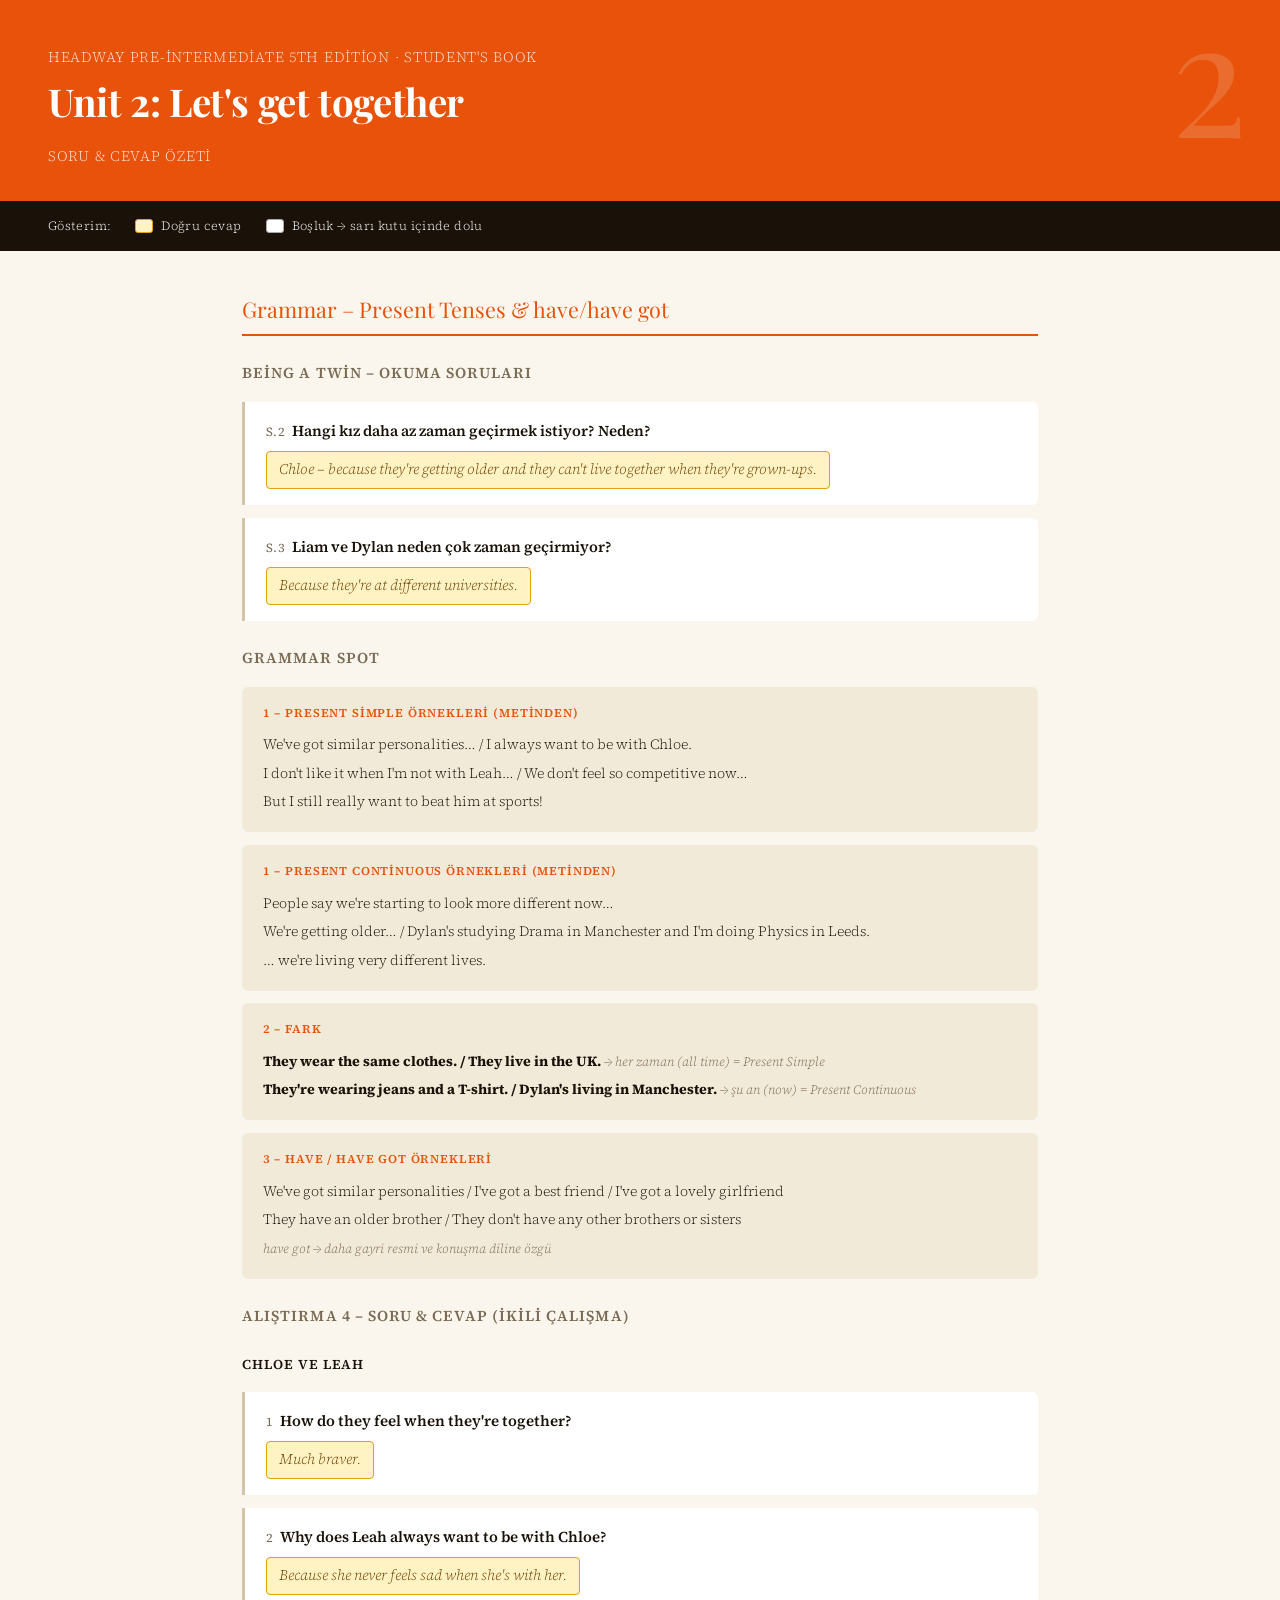
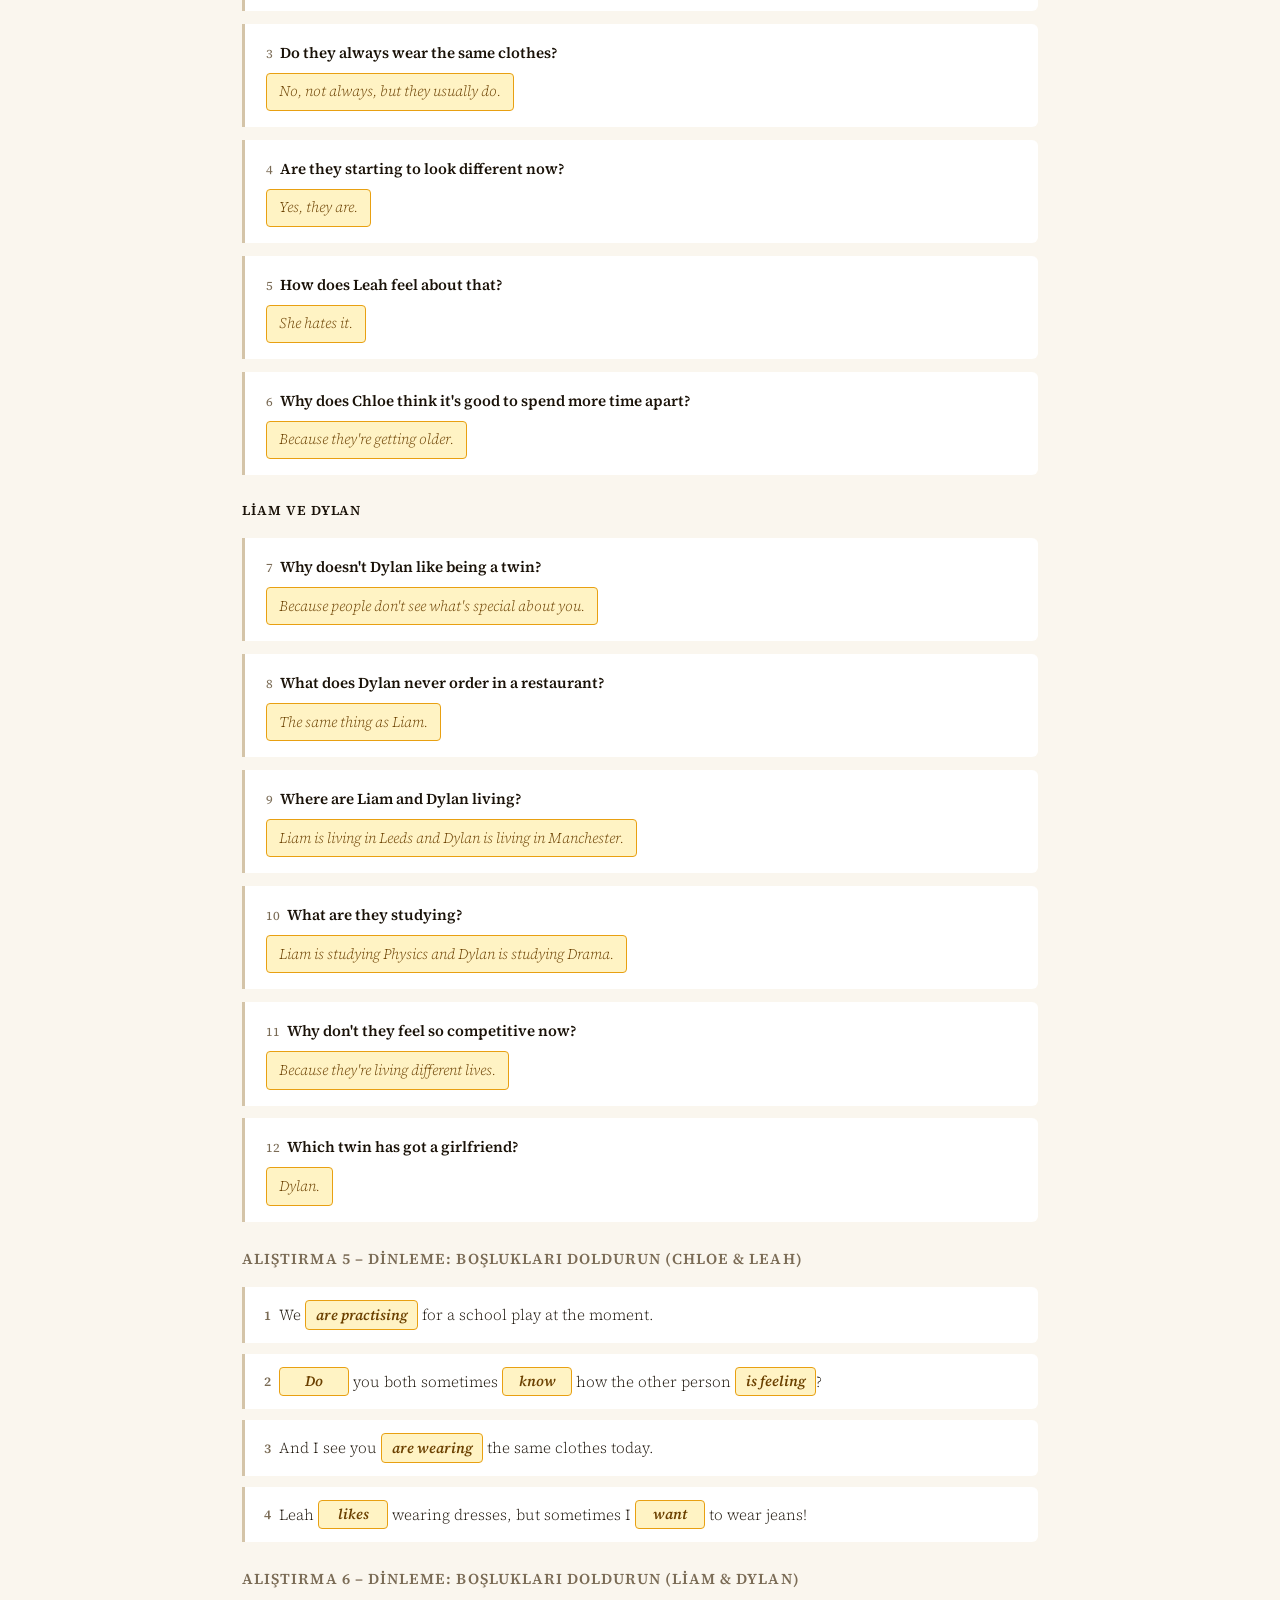
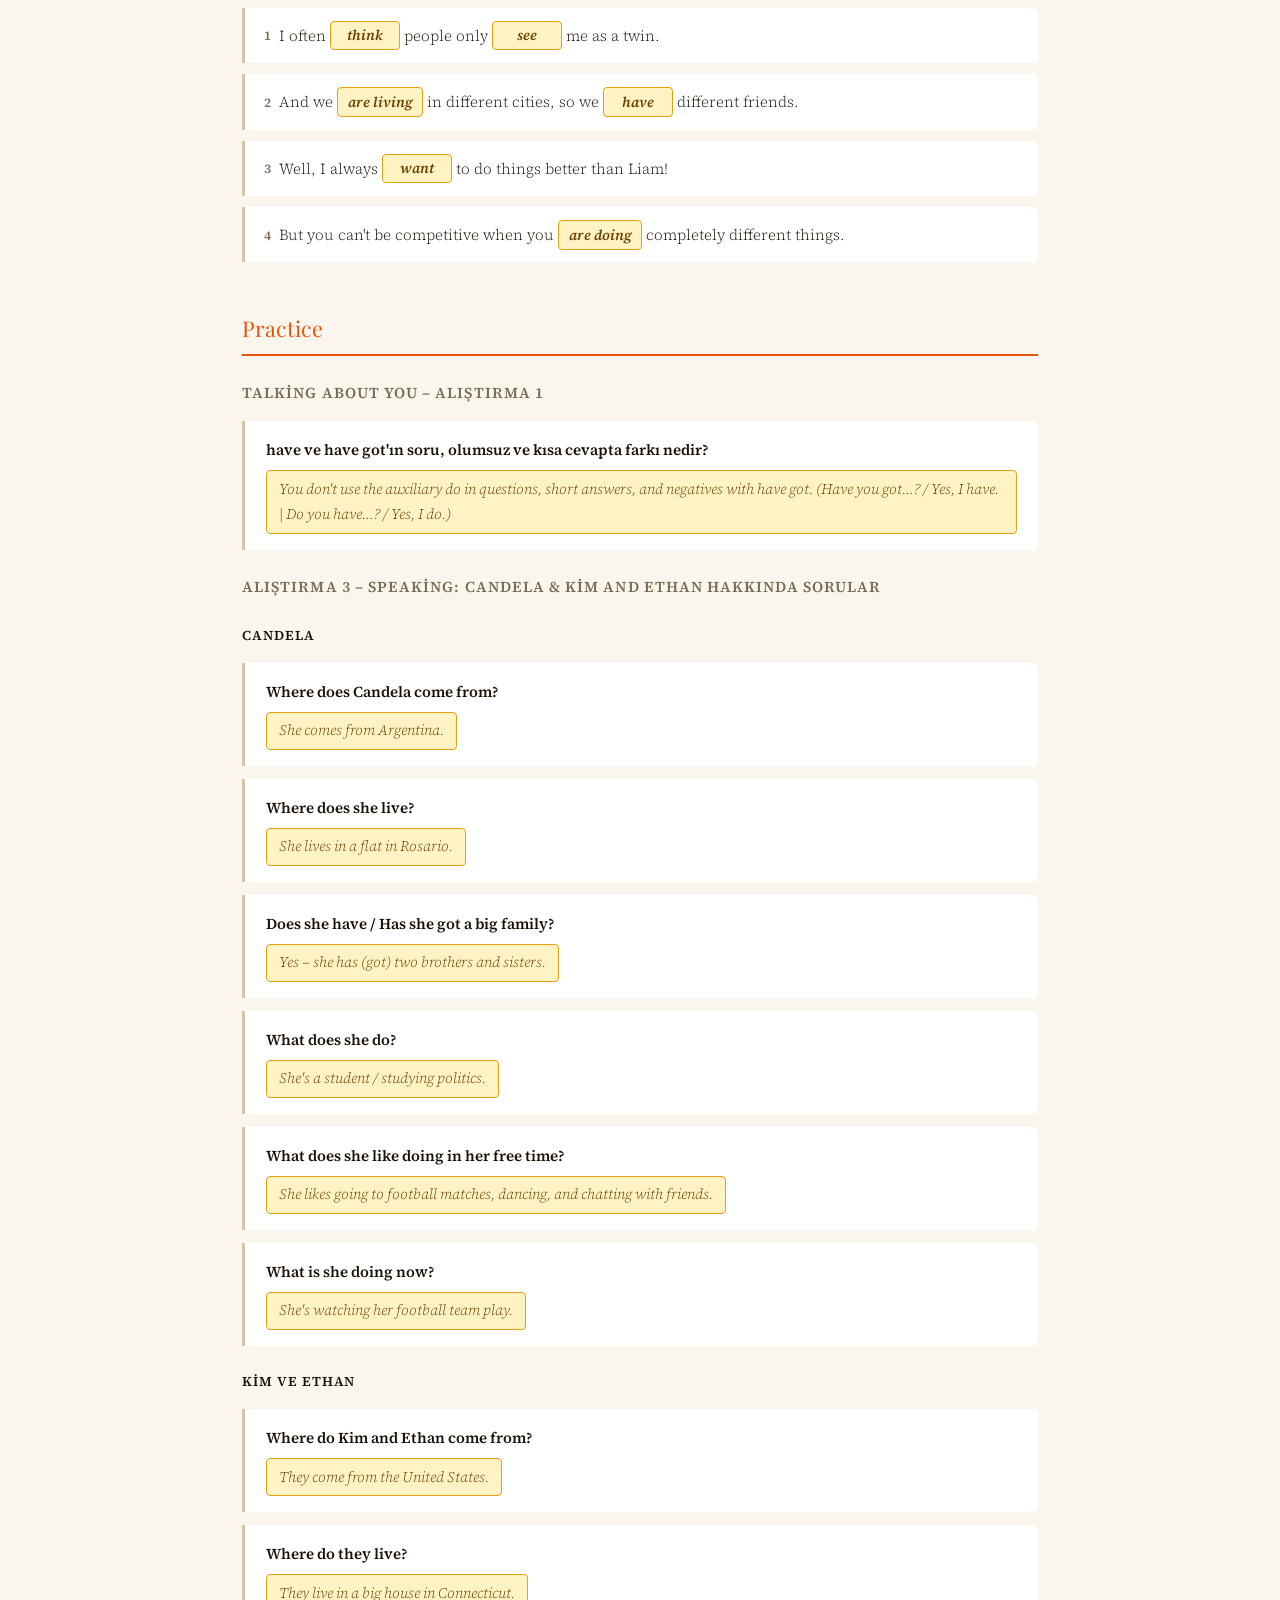
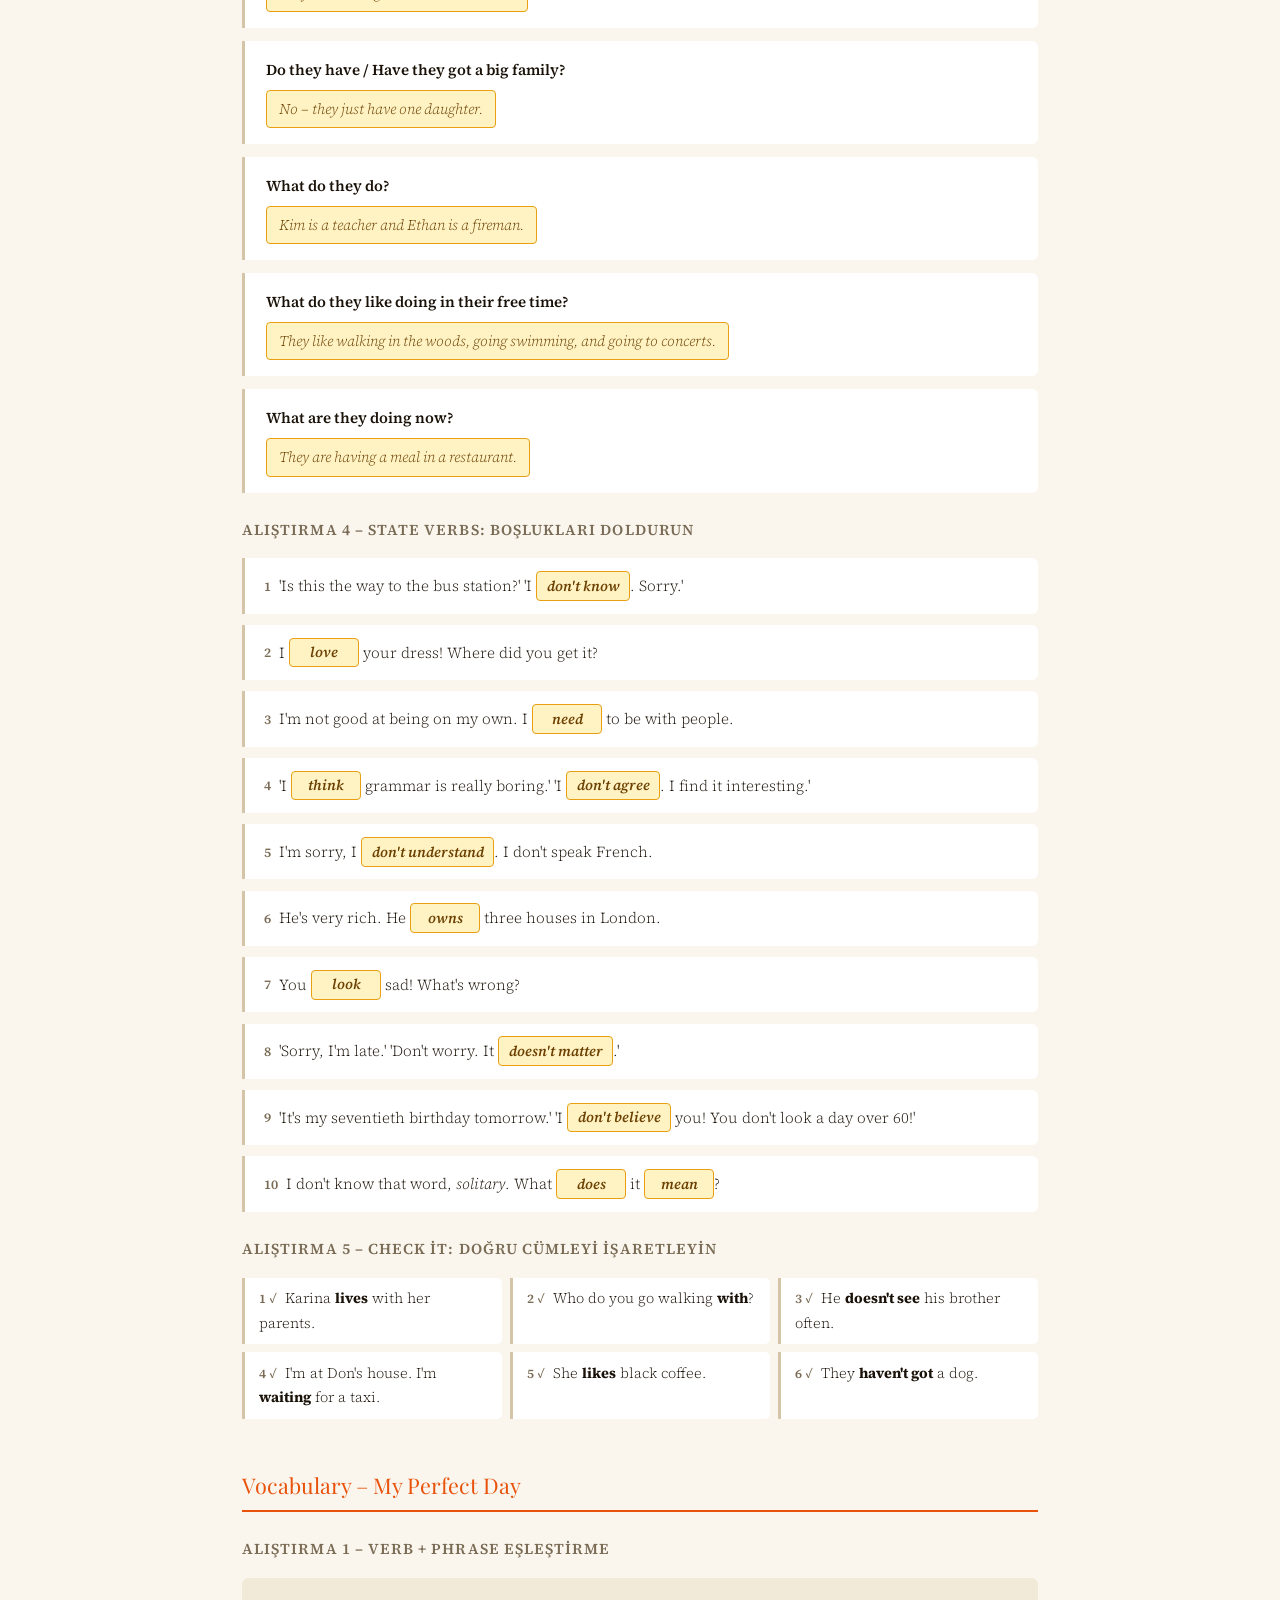
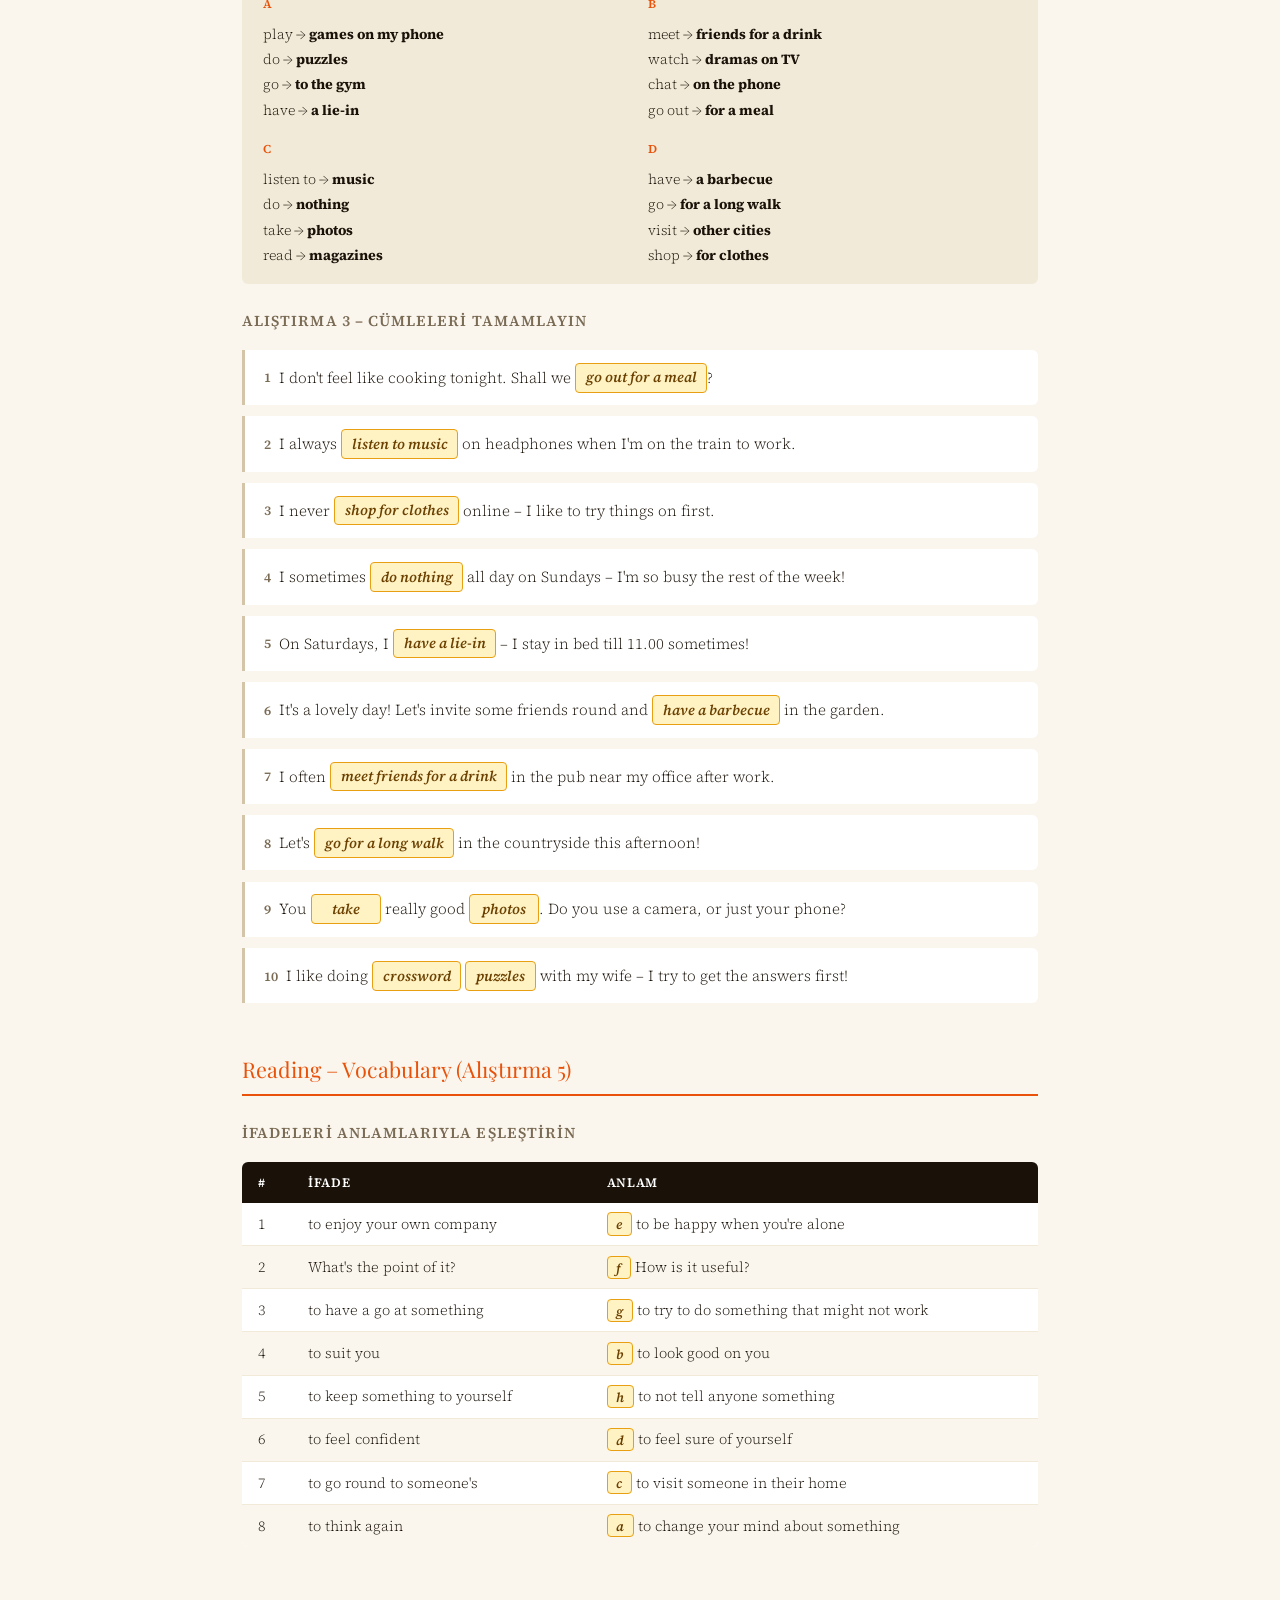
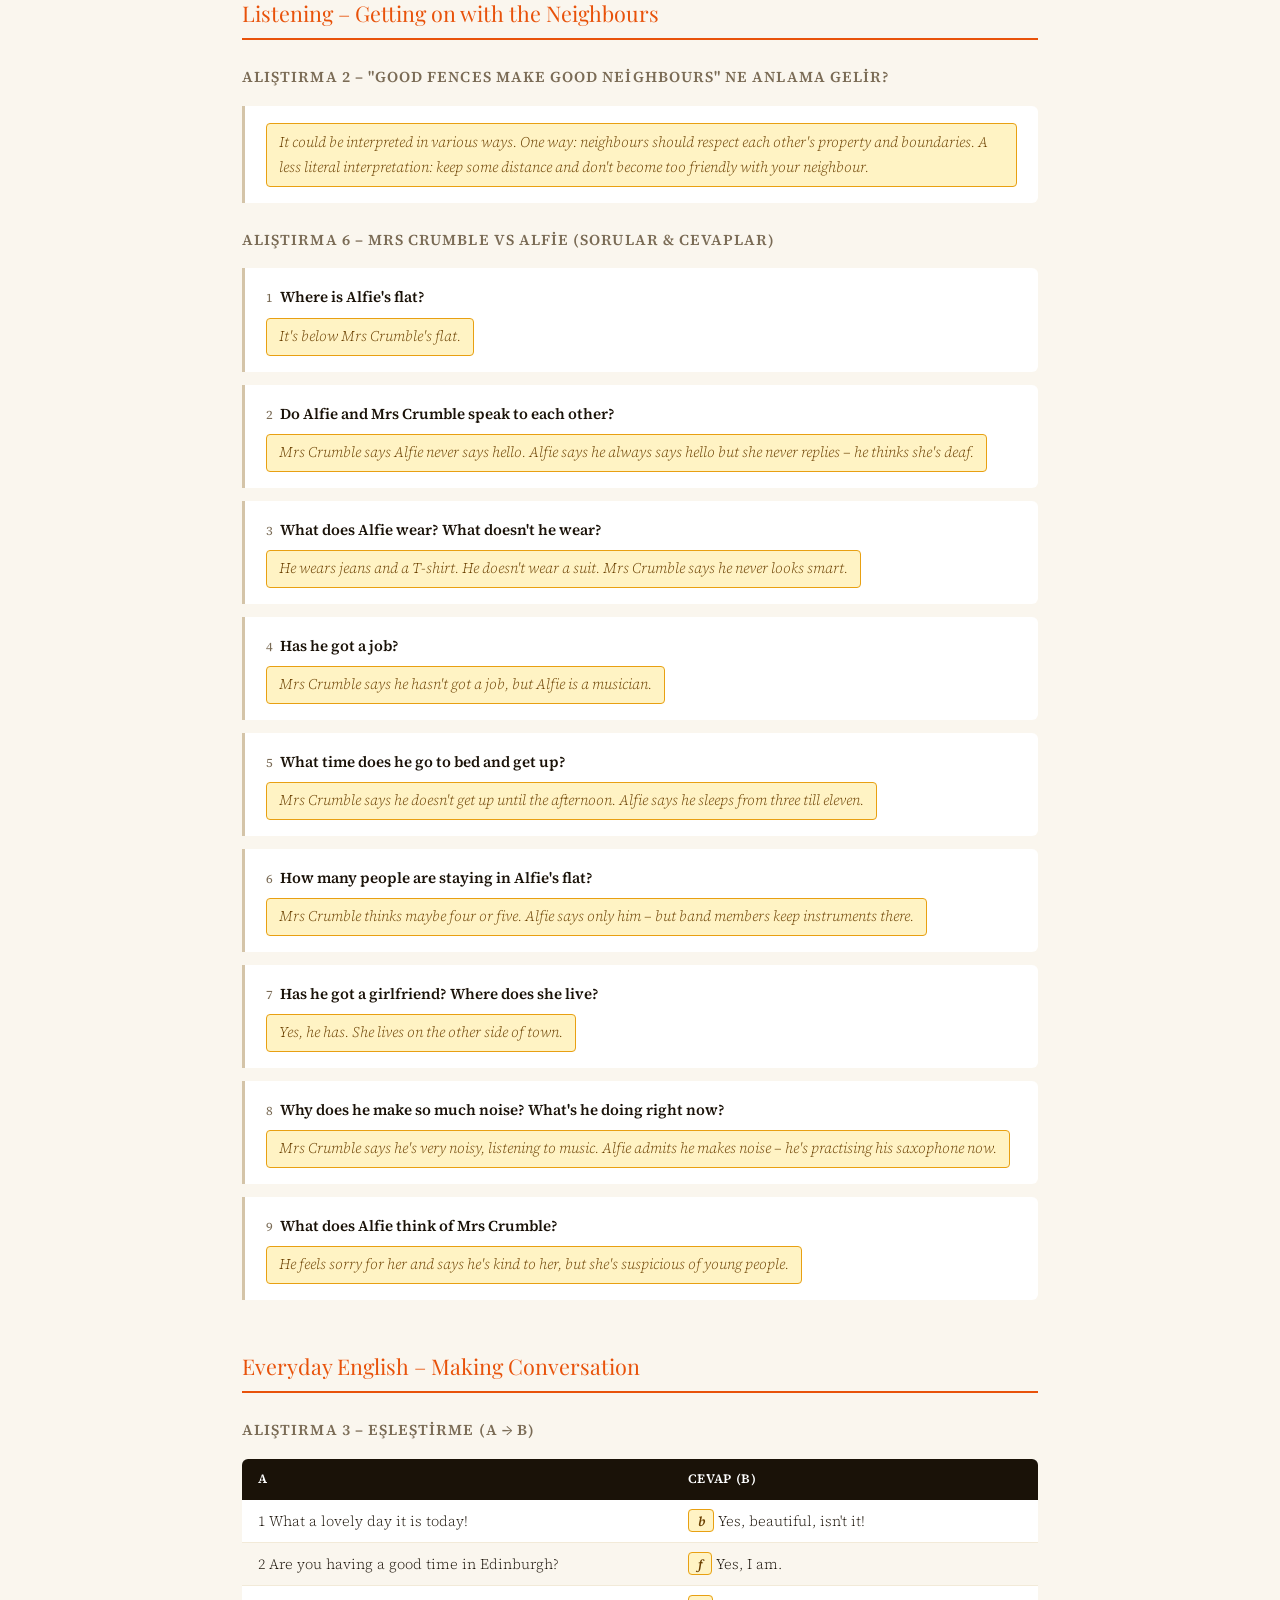
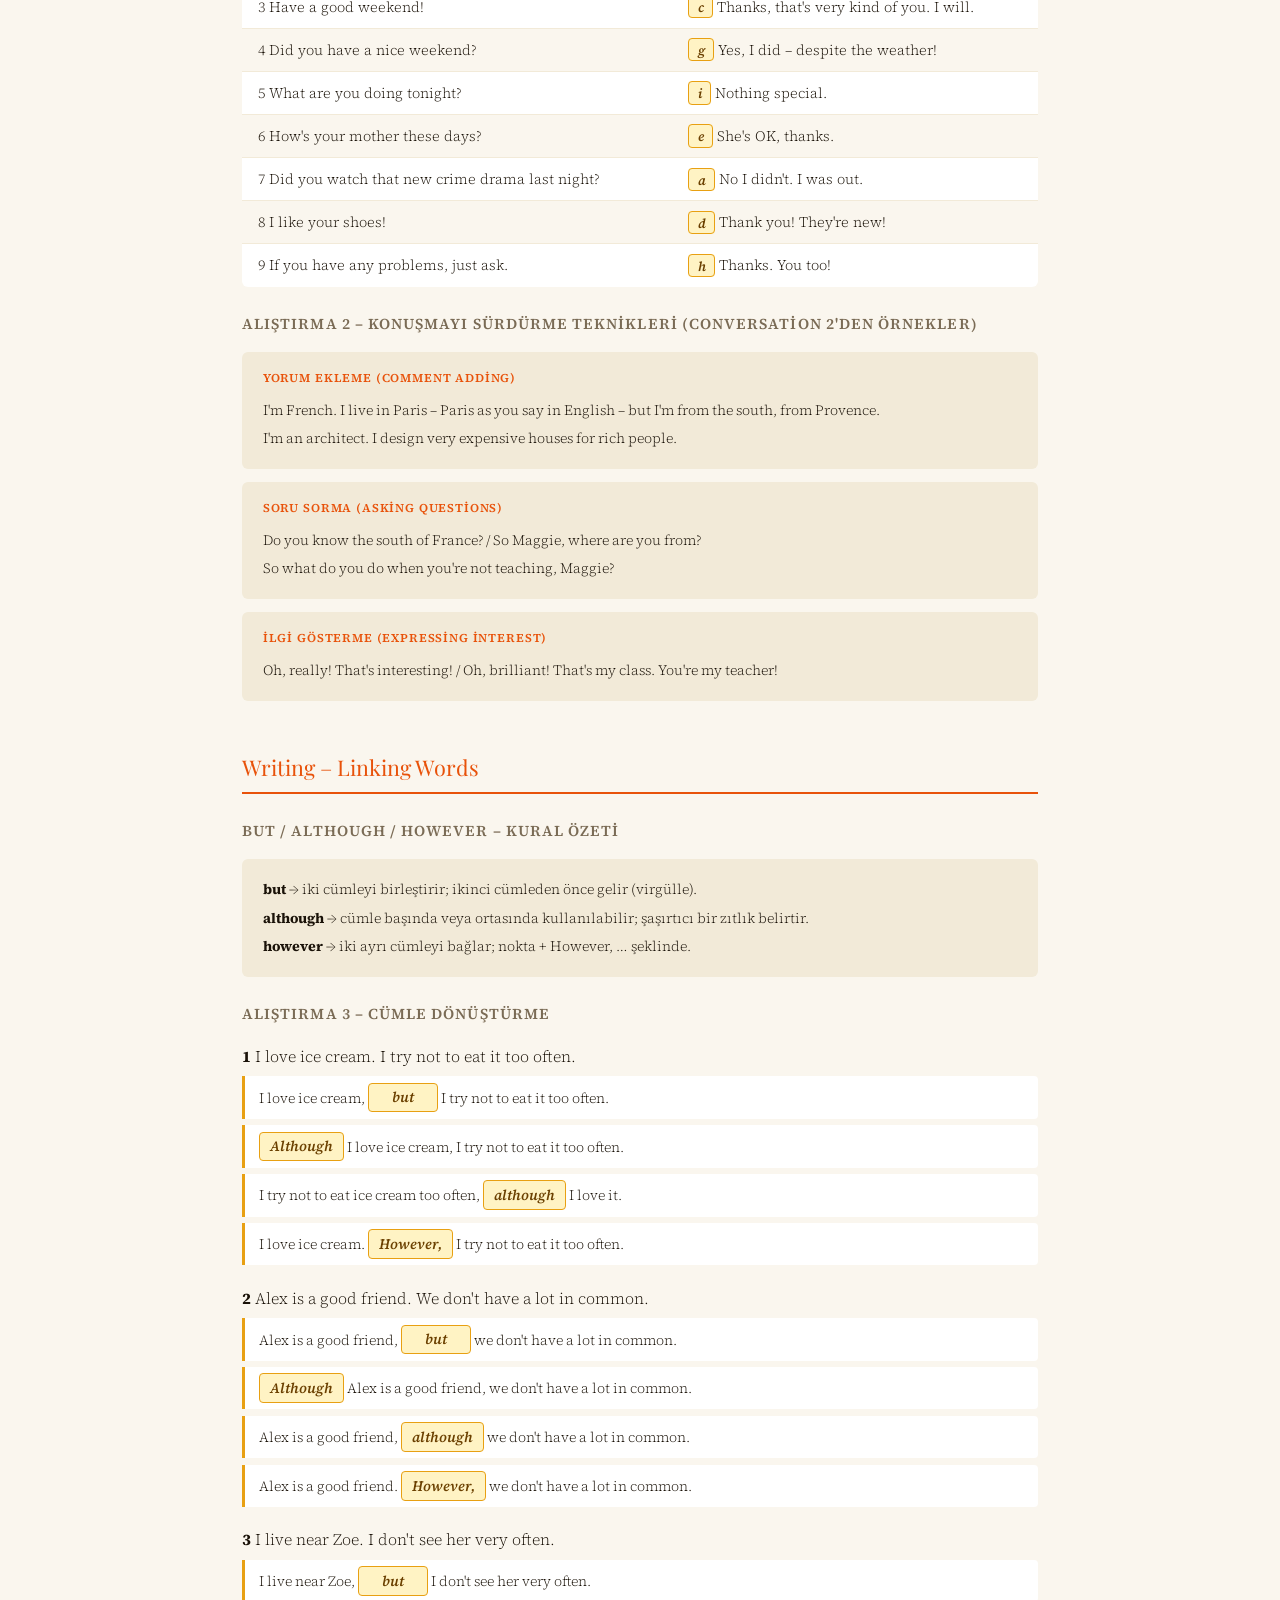
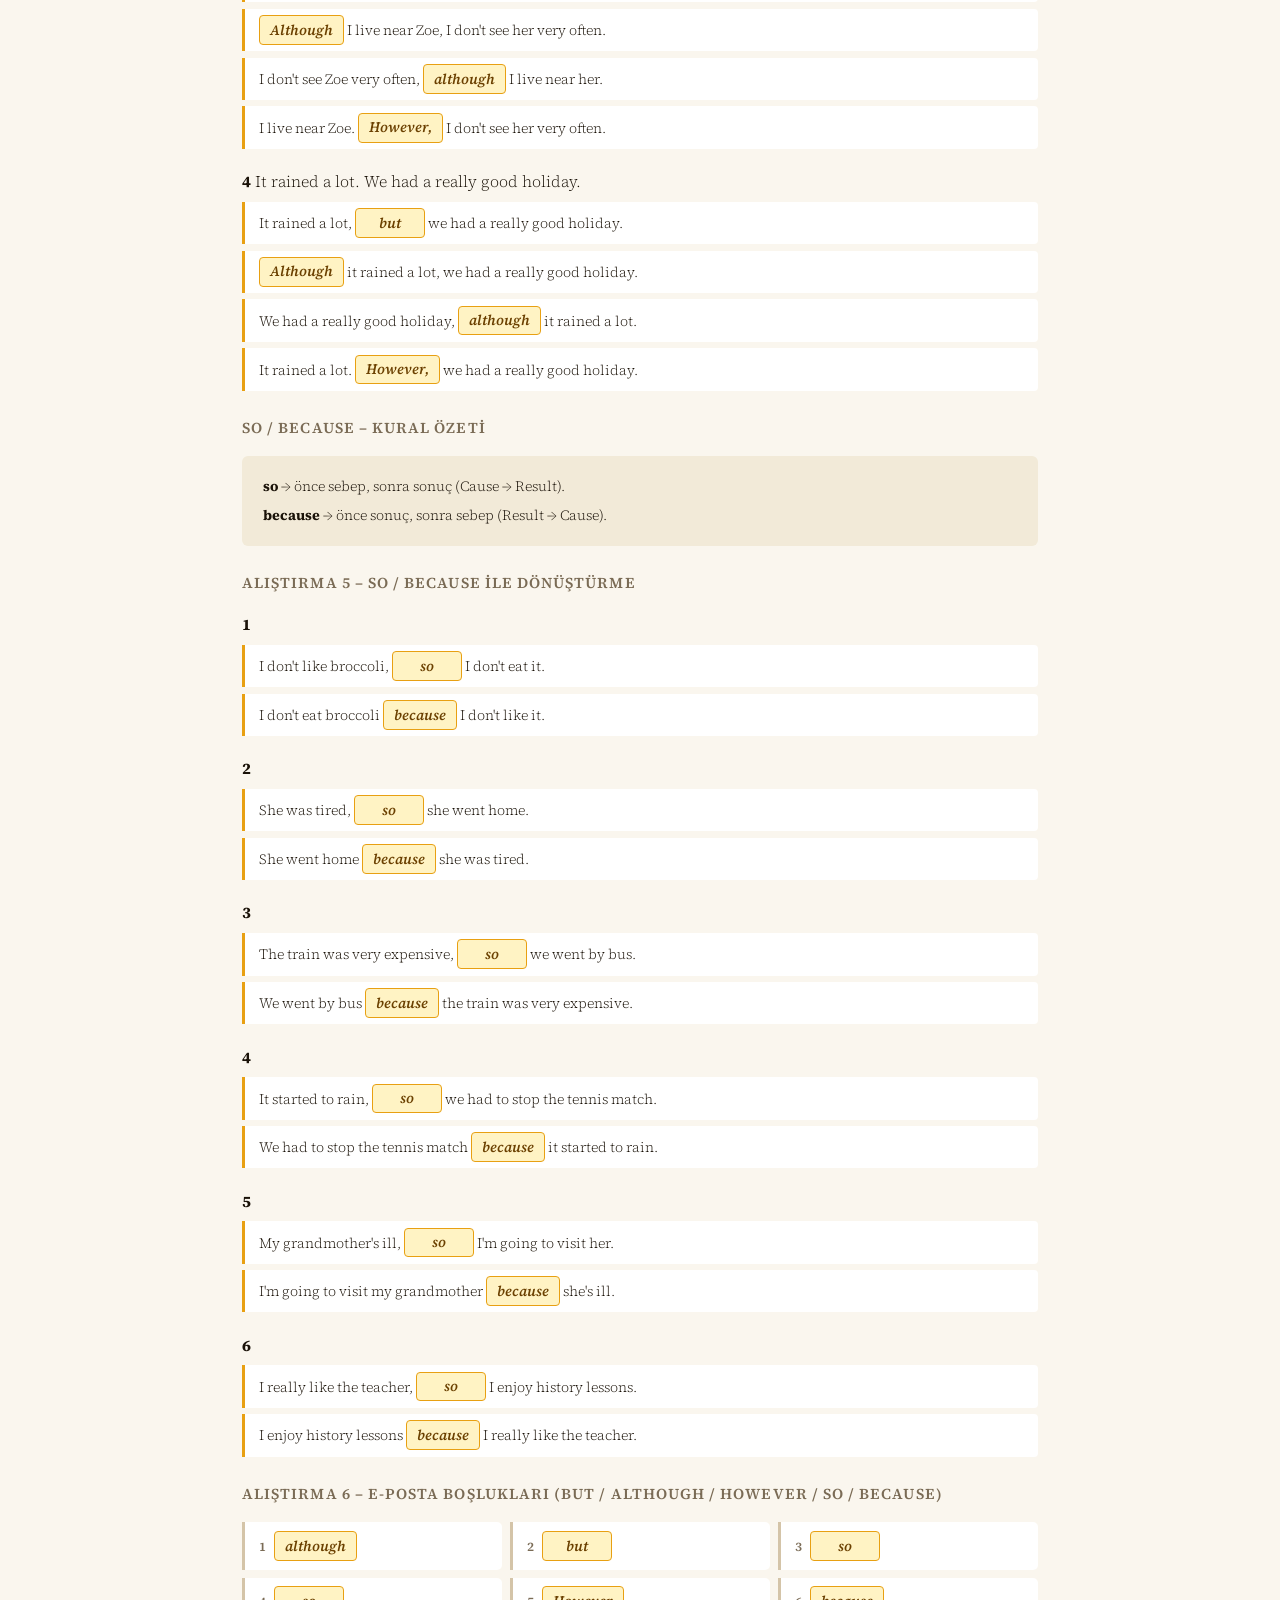
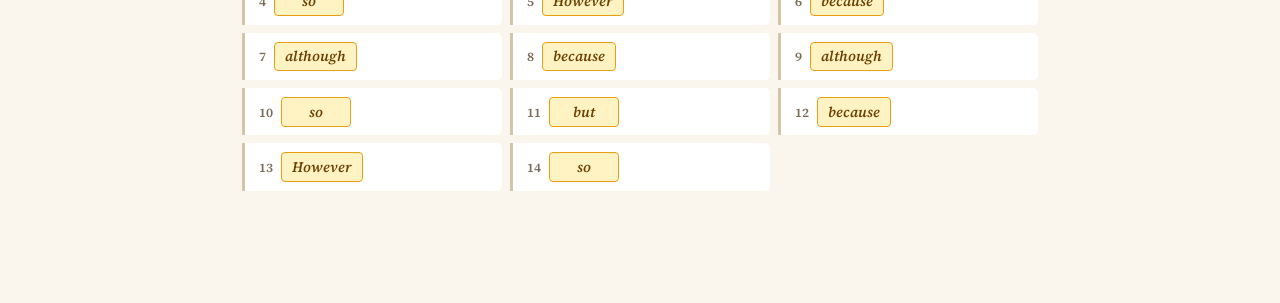
<file: hw2.html>
<!DOCTYPE html>
<html lang="tr">
<head>
<meta charset="UTF-8">
<meta name="viewport" content="width=device-width, initial-scale=1.0">
<title>Headway Pre-intermediate – Unit 2: Let's get together</title>
<link href="https://fonts.googleapis.com/css2?family=Playfair+Display:wght@700&family=Source+Serif+4:ital,wght@0,300;0,400;0,600;1,300&display=swap" rel="stylesheet">
<style>
  :root {
    --orange: #E8520A;
    --dark: #1A1208;
    --cream: #FAF6EE;
    --warm: #F2EAD8;
    --muted: #7A6B55;
    --answer-bg: #FFF3C4;
    --answer-border: #E8A012;
    --answer-text: #6B4000;
    --section-line: #D4C4A8;
  }

  * { box-sizing: border-box; margin: 0; padding: 0; }

  body {
    background: var(--cream);
    color: var(--dark);
    font-family: 'Source Serif 4', Georgia, serif;
    font-weight: 300;
    line-height: 1.7;
  }

  .page-header {
    background: var(--orange);
    color: white;
    padding: 2.5rem 3rem 2rem;
    position: relative;
    overflow: hidden;
  }
  .page-header::after {
    content: '2';
    position: absolute;
    right: 2rem;
    top: -0.5rem;
    font-family: 'Playfair Display', serif;
    font-size: 10rem;
    opacity: 0.15;
    line-height: 1;
  }
  .page-header h1 {
    font-family: 'Playfair Display', serif;
    font-size: 2.4rem;
    letter-spacing: -0.01em;
  }
  .page-header .subtitle {
    font-size: 0.9rem;
    opacity: 0.85;
    margin-top: 0.3rem;
    letter-spacing: 0.05em;
    text-transform: uppercase;
  }

  .legend {
    display: flex;
    gap: 1.5rem;
    padding: 0.9rem 3rem;
    background: var(--dark);
    color: white;
    font-size: 0.78rem;
    align-items: center;
    letter-spacing: 0.03em;
  }
  .legend-item {
    display: flex;
    align-items: center;
    gap: 0.5rem;
  }
  .legend-box {
    width: 18px; height: 14px;
    border-radius: 3px;
  }
  .legend-box.ans { background: var(--answer-bg); border: 1.5px solid var(--answer-border); }
  .legend-box.blank { background: white; border: 1.5px solid #aaa; }

  .container {
    max-width: 860px;
    margin: 0 auto;
    padding: 2.5rem 2rem 4rem;
  }

  .section {
    margin-bottom: 3rem;
  }

  .section-title {
    font-family: 'Playfair Display', serif;
    font-size: 1.35rem;
    color: var(--orange);
    border-bottom: 2px solid var(--orange);
    padding-bottom: 0.4rem;
    margin-bottom: 1.5rem;
  }

  .sub-title {
    font-family: 'Source Serif 4', serif;
    font-weight: 600;
    font-size: 0.95rem;
    color: var(--muted);
    text-transform: uppercase;
    letter-spacing: 0.07em;
    margin-bottom: 1rem;
    margin-top: 1.5rem;
  }

  /* Q&A blocks */
  .qa-block {
    background: white;
    border-left: 3px solid var(--section-line);
    border-radius: 0 6px 6px 0;
    padding: 1rem 1.3rem;
    margin-bottom: 0.8rem;
  }
  .question {
    font-size: 0.95rem;
    font-weight: 600;
    color: var(--dark);
    margin-bottom: 0.35rem;
  }
  .q-label {
    color: var(--muted);
    font-size: 0.78rem;
    font-weight: 400;
    margin-right: 0.4rem;
    text-transform: uppercase;
    letter-spacing: 0.05em;
  }
  .answer {
    background: var(--answer-bg);
    border: 1.5px solid var(--answer-border);
    border-radius: 4px;
    padding: 0.35rem 0.75rem;
    font-size: 0.92rem;
    color: var(--answer-text);
    font-style: italic;
    display: inline-block;
    margin-top: 0.1rem;
  }

  /* Fill in the blank style */
  .blank-sentence {
    font-size: 0.95rem;
    margin-bottom: 0.7rem;
    background: white;
    border-left: 3px solid var(--section-line);
    border-radius: 0 6px 6px 0;
    padding: 0.8rem 1.2rem;
  }
  .blank-num {
    font-weight: 600;
    color: var(--muted);
    margin-right: 0.5rem;
    font-size: 0.82rem;
  }
  .filled {
    background: var(--answer-bg);
    border: 1.5px solid var(--answer-border);
    border-radius: 4px;
    padding: 0.1rem 0.6rem;
    color: var(--answer-text);
    font-style: italic;
    font-weight: 600;
    display: inline-block;
    min-width: 70px;
    text-align: center;
    font-size: 0.9rem;
  }

  /* Grid for simple lists */
  .answer-grid {
    display: grid;
    grid-template-columns: repeat(auto-fill, minmax(220px, 1fr));
    gap: 0.5rem;
    margin-bottom: 0.8rem;
  }
  .grid-item {
    background: white;
    border-left: 3px solid var(--section-line);
    border-radius: 0 5px 5px 0;
    padding: 0.55rem 0.9rem;
    font-size: 0.9rem;
  }
  .grid-item .num {
    font-weight: 600;
    color: var(--muted);
    margin-right: 0.5rem;
    font-size: 0.8rem;
  }

  /* vocab matching */
  .match-table {
    width: 100%;
    border-collapse: collapse;
    font-size: 0.9rem;
    background: white;
    border-radius: 6px;
    overflow: hidden;
  }
  .match-table thead {
    background: var(--dark);
    color: white;
  }
  .match-table th {
    padding: 0.6rem 1rem;
    text-align: left;
    font-weight: 600;
    font-size: 0.8rem;
    letter-spacing: 0.05em;
    text-transform: uppercase;
  }
  .match-table td {
    padding: 0.55rem 1rem;
    border-bottom: 1px solid var(--warm);
    vertical-align: top;
  }
  .match-table tr:last-child td { border-bottom: none; }
  .match-table tr:nth-child(even) td { background: var(--cream); }

  .tag {
    background: var(--answer-bg);
    border: 1.5px solid var(--answer-border);
    border-radius: 4px;
    padding: 0.1rem 0.55rem;
    font-size: 0.83rem;
    color: var(--answer-text);
    font-weight: 600;
    font-style: italic;
  }

  /* grammar spot examples */
  .example-box {
    background: var(--warm);
    border-radius: 6px;
    padding: 1rem 1.3rem;
    margin-bottom: 0.8rem;
    font-size: 0.88rem;
    line-height: 1.8;
  }
  .ex-label {
    font-weight: 600;
    color: var(--orange);
    text-transform: uppercase;
    font-size: 0.75rem;
    letter-spacing: 0.07em;
    margin-bottom: 0.4rem;
  }
  .ex-item { display: block; padding: 0.1rem 0; }
  .ex-item em { color: var(--muted); font-size: 0.8rem; }

  /* writing linking words */
  .writing-group {
    margin-bottom: 1.2rem;
  }
  .writing-variants {
    display: grid;
    grid-template-columns: 1fr;
    gap: 0.4rem;
    margin-top: 0.4rem;
  }
  .variant {
    background: white;
    border-left: 3px solid var(--answer-border);
    padding: 0.4rem 0.9rem;
    font-size: 0.88rem;
    border-radius: 0 4px 4px 0;
  }

  .page-break { page-break-before: always; }

  @media print {
    body { background: white; }
    .legend { display: none; }
  }
</style>
</head>
<body>

<div class="page-header">
  <div class="subtitle">Headway Pre-intermediate 5th Edition · Student's Book</div>
  <h1>Unit 2: Let's get together</h1>
  <div class="subtitle" style="margin-top:0.6rem;">Soru & Cevap Özeti</div>
</div>

<div class="legend">
  <span>Gösterim:</span>
  <span class="legend-item"><span class="legend-box ans"></span> Doğru cevap</span>
  <span class="legend-item"><span class="legend-box blank"></span> Boşluk → sarı kutu içinde dolu</span>
</div>

<div class="container">

  <!-- ===================== GRAMMAR ===================== -->
  <div class="section">
    <div class="section-title">Grammar – Present Tenses &amp; have/have got</div>

    <!-- Being a twin - reading questions -->
    <div class="sub-title">Being a twin – Okuma Soruları</div>

    <div class="qa-block">
      <div class="question"><span class="q-label">S.2</span>Hangi kız daha az zaman geçirmek istiyor? Neden?</div>
      <div class="answer">Chloe – because they're getting older and they can't live together when they're grown-ups.</div>
    </div>
    <div class="qa-block">
      <div class="question"><span class="q-label">S.3</span>Liam ve Dylan neden çok zaman geçirmiyor?</div>
      <div class="answer">Because they're at different universities.</div>
    </div>

    <!-- Grammar Spot -->
    <div class="sub-title">Grammar Spot</div>

    <div class="example-box">
      <div class="ex-label">1 – Present Simple örnekleri (metinden)</div>
      <span class="ex-item">We've got similar personalities… / I always want to be with Chloe.</span>
      <span class="ex-item">I don't like it when I'm not with Leah… / We don't feel so competitive now…</span>
      <span class="ex-item">But I still really want to beat him at sports!</span>
    </div>
    <div class="example-box">
      <div class="ex-label">1 – Present Continuous örnekleri (metinden)</div>
      <span class="ex-item">People say we're starting to look more different now…</span>
      <span class="ex-item">We're getting older… / Dylan's studying Drama in Manchester and I'm doing Physics in Leeds.</span>
      <span class="ex-item">… we're living very different lives.</span>
    </div>
    <div class="example-box">
      <div class="ex-label">2 – Fark</div>
      <span class="ex-item"><strong>They wear the same clothes. / They live in the UK.</strong> <em>→ her zaman (all time) = Present Simple</em></span>
      <span class="ex-item"><strong>They're wearing jeans and a T-shirt. / Dylan's living in Manchester.</strong> <em>→ şu an (now) = Present Continuous</em></span>
    </div>
    <div class="example-box">
      <div class="ex-label">3 – have / have got örnekleri</div>
      <span class="ex-item">We've got similar personalities / I've got a best friend / I've got a lovely girlfriend</span>
      <span class="ex-item">They have an older brother / They don't have any other brothers or sisters</span>
      <span class="ex-item"><em>have got → daha gayri resmi ve konuşma diline özgü</em></span>
    </div>

    <!-- Q&A Exercise 4 -->
    <div class="sub-title">Alıştırma 4 – Soru &amp; Cevap (İkili Çalışma)</div>

    <div class="sub-title" style="color:var(--dark);font-size:0.85rem;">Chloe ve Leah</div>
    <div class="qa-block">
      <div class="question"><span class="q-label">1</span>How do they feel when they're together?</div>
      <div class="answer">Much braver.</div>
    </div>
    <div class="qa-block">
      <div class="question"><span class="q-label">2</span>Why does Leah always want to be with Chloe?</div>
      <div class="answer">Because she never feels sad when she's with her.</div>
    </div>
    <div class="qa-block">
      <div class="question"><span class="q-label">3</span>Do they always wear the same clothes?</div>
      <div class="answer">No, not always, but they usually do.</div>
    </div>
    <div class="qa-block">
      <div class="question"><span class="q-label">4</span>Are they starting to look different now?</div>
      <div class="answer">Yes, they are.</div>
    </div>
    <div class="qa-block">
      <div class="question"><span class="q-label">5</span>How does Leah feel about that?</div>
      <div class="answer">She hates it.</div>
    </div>
    <div class="qa-block">
      <div class="question"><span class="q-label">6</span>Why does Chloe think it's good to spend more time apart?</div>
      <div class="answer">Because they're getting older.</div>
    </div>

    <div class="sub-title" style="color:var(--dark);font-size:0.85rem;">Liam ve Dylan</div>
    <div class="qa-block">
      <div class="question"><span class="q-label">7</span>Why doesn't Dylan like being a twin?</div>
      <div class="answer">Because people don't see what's special about you.</div>
    </div>
    <div class="qa-block">
      <div class="question"><span class="q-label">8</span>What does Dylan never order in a restaurant?</div>
      <div class="answer">The same thing as Liam.</div>
    </div>
    <div class="qa-block">
      <div class="question"><span class="q-label">9</span>Where are Liam and Dylan living?</div>
      <div class="answer">Liam is living in Leeds and Dylan is living in Manchester.</div>
    </div>
    <div class="qa-block">
      <div class="question"><span class="q-label">10</span>What are they studying?</div>
      <div class="answer">Liam is studying Physics and Dylan is studying Drama.</div>
    </div>
    <div class="qa-block">
      <div class="question"><span class="q-label">11</span>Why don't they feel so competitive now?</div>
      <div class="answer">Because they're living different lives.</div>
    </div>
    <div class="qa-block">
      <div class="question"><span class="q-label">12</span>Which twin has got a girlfriend?</div>
      <div class="answer">Dylan.</div>
    </div>

    <!-- Listening Exercise 5 -->
    <div class="sub-title">Alıştırma 5 – Dinleme: Boşlukları Doldurun (Chloe &amp; Leah)</div>

    <div class="blank-sentence">
      <span class="blank-num">1</span>We <span class="filled">are practising</span> for a school play at the moment.
    </div>
    <div class="blank-sentence">
      <span class="blank-num">2</span><span class="filled">Do</span> you both sometimes <span class="filled">know</span> how the other person <span class="filled">is feeling</span>?
    </div>
    <div class="blank-sentence">
      <span class="blank-num">3</span>And I see you <span class="filled">are wearing</span> the same clothes today.
    </div>
    <div class="blank-sentence">
      <span class="blank-num">4</span>Leah <span class="filled">likes</span> wearing dresses, but sometimes I <span class="filled">want</span> to wear jeans!
    </div>

    <!-- Listening Exercise 6 -->
    <div class="sub-title">Alıştırma 6 – Dinleme: Boşlukları Doldurun (Liam &amp; Dylan)</div>

    <div class="blank-sentence">
      <span class="blank-num">1</span>I often <span class="filled">think</span> people only <span class="filled">see</span> me as a twin.
    </div>
    <div class="blank-sentence">
      <span class="blank-num">2</span>And we <span class="filled">are living</span> in different cities, so we <span class="filled">have</span> different friends.
    </div>
    <div class="blank-sentence">
      <span class="blank-num">3</span>Well, I always <span class="filled">want</span> to do things better than Liam!
    </div>
    <div class="blank-sentence">
      <span class="blank-num">4</span>But you can't be competitive when you <span class="filled">are doing</span> completely different things.
    </div>
  </div>

  <!-- ===================== PRACTICE ===================== -->
  <div class="section">
    <div class="section-title">Practice</div>

    <div class="sub-title">Talking about you – Alıştırma 1</div>
    <div class="qa-block">
      <div class="question">have ve have got'ın soru, olumsuz ve kısa cevapta farkı nedir?</div>
      <div class="answer">You don't use the auxiliary <em>do</em> in questions, short answers, and negatives with <em>have got</em>. (Have you got…? / Yes, I have. | Do you have…? / Yes, I do.)</div>
    </div>

    <!-- Speaking exercise 3 -->
    <div class="sub-title">Alıştırma 3 – Speaking: Candela &amp; Kim and Ethan Hakkında Sorular</div>

    <div class="sub-title" style="color:var(--dark);font-size:0.85rem;">Candela</div>
    <div class="qa-block">
      <div class="question">Where does Candela come from?</div>
      <div class="answer">She comes from Argentina.</div>
    </div>
    <div class="qa-block">
      <div class="question">Where does she live?</div>
      <div class="answer">She lives in a flat in Rosario.</div>
    </div>
    <div class="qa-block">
      <div class="question">Does she have / Has she got a big family?</div>
      <div class="answer">Yes – she has (got) two brothers and sisters.</div>
    </div>
    <div class="qa-block">
      <div class="question">What does she do?</div>
      <div class="answer">She's a student / studying politics.</div>
    </div>
    <div class="qa-block">
      <div class="question">What does she like doing in her free time?</div>
      <div class="answer">She likes going to football matches, dancing, and chatting with friends.</div>
    </div>
    <div class="qa-block">
      <div class="question">What is she doing now?</div>
      <div class="answer">She's watching her football team play.</div>
    </div>

    <div class="sub-title" style="color:var(--dark);font-size:0.85rem;">Kim ve Ethan</div>
    <div class="qa-block">
      <div class="question">Where do Kim and Ethan come from?</div>
      <div class="answer">They come from the United States.</div>
    </div>
    <div class="qa-block">
      <div class="question">Where do they live?</div>
      <div class="answer">They live in a big house in Connecticut.</div>
    </div>
    <div class="qa-block">
      <div class="question">Do they have / Have they got a big family?</div>
      <div class="answer">No – they just have one daughter.</div>
    </div>
    <div class="qa-block">
      <div class="question">What do they do?</div>
      <div class="answer">Kim is a teacher and Ethan is a fireman.</div>
    </div>
    <div class="qa-block">
      <div class="question">What do they like doing in their free time?</div>
      <div class="answer">They like walking in the woods, going swimming, and going to concerts.</div>
    </div>
    <div class="qa-block">
      <div class="question">What are they doing now?</div>
      <div class="answer">They are having a meal in a restaurant.</div>
    </div>

    <!-- State verbs -->
    <div class="sub-title">Alıştırma 4 – State Verbs: Boşlukları Doldurun</div>

    <div class="blank-sentence"><span class="blank-num">1</span>'Is this the way to the bus station?' 'I <span class="filled">don't know</span>. Sorry.'</div>
    <div class="blank-sentence"><span class="blank-num">2</span>I <span class="filled">love</span> your dress! Where did you get it?</div>
    <div class="blank-sentence"><span class="blank-num">3</span>I'm not good at being on my own. I <span class="filled">need</span> to be with people.</div>
    <div class="blank-sentence"><span class="blank-num">4</span>'I <span class="filled">think</span> grammar is really boring.' 'I <span class="filled">don't agree</span>. I find it interesting.'</div>
    <div class="blank-sentence"><span class="blank-num">5</span>I'm sorry, I <span class="filled">don't understand</span>. I don't speak French.</div>
    <div class="blank-sentence"><span class="blank-num">6</span>He's very rich. He <span class="filled">owns</span> three houses in London.</div>
    <div class="blank-sentence"><span class="blank-num">7</span>You <span class="filled">look</span> sad! What's wrong?</div>
    <div class="blank-sentence"><span class="blank-num">8</span>'Sorry, I'm late.' 'Don't worry. It <span class="filled">doesn't matter</span>.'</div>
    <div class="blank-sentence"><span class="blank-num">9</span>'It's my seventieth birthday tomorrow.' 'I <span class="filled">don't believe</span> you! You don't look a day over 60!'</div>
    <div class="blank-sentence"><span class="blank-num">10</span>I don't know that word, <em>solitary</em>. What <span class="filled">does</span> it <span class="filled">mean</span>?</div>

    <!-- Check it -->
    <div class="sub-title">Alıştırma 5 – Check it: Doğru Cümleyi İşaretleyin</div>
    <div class="answer-grid">
      <div class="grid-item"><span class="num">1 ✓</span>Karina <strong>lives</strong> with her parents.</div>
      <div class="grid-item"><span class="num">2 ✓</span>Who do you go walking <strong>with</strong>?</div>
      <div class="grid-item"><span class="num">3 ✓</span>He <strong>doesn't see</strong> his brother often.</div>
      <div class="grid-item"><span class="num">4 ✓</span>I'm at Don's house. I'm <strong>waiting</strong> for a taxi.</div>
      <div class="grid-item"><span class="num">5 ✓</span>She <strong>likes</strong> black coffee.</div>
      <div class="grid-item"><span class="num">6 ✓</span>They <strong>haven't got</strong> a dog.</div>
    </div>
  </div>

  <!-- ===================== VOCABULARY ===================== -->
  <div class="section">
    <div class="section-title">Vocabulary – My Perfect Day</div>

    <div class="sub-title">Alıştırma 1 – Verb + Phrase Eşleştirme</div>
    <div class="example-box" style="display:grid;grid-template-columns:1fr 1fr;gap:1rem;">
      <div>
        <div class="ex-label">A</div>
        play → <strong>games on my phone</strong><br>
        do → <strong>puzzles</strong><br>
        go → <strong>to the gym</strong><br>
        have → <strong>a lie-in</strong>
      </div>
      <div>
        <div class="ex-label">B</div>
        meet → <strong>friends for a drink</strong><br>
        watch → <strong>dramas on TV</strong><br>
        chat → <strong>on the phone</strong><br>
        go out → <strong>for a meal</strong>
      </div>
      <div>
        <div class="ex-label">C</div>
        listen to → <strong>music</strong><br>
        do → <strong>nothing</strong><br>
        take → <strong>photos</strong><br>
        read → <strong>magazines</strong>
      </div>
      <div>
        <div class="ex-label">D</div>
        have → <strong>a barbecue</strong><br>
        go → <strong>for a long walk</strong><br>
        visit → <strong>other cities</strong><br>
        shop → <strong>for clothes</strong>
      </div>
    </div>

    <div class="sub-title">Alıştırma 3 – Cümleleri Tamamlayın</div>
    <div class="blank-sentence"><span class="blank-num">1</span>I don't feel like cooking tonight. Shall we <span class="filled">go out for a meal</span>?</div>
    <div class="blank-sentence"><span class="blank-num">2</span>I always <span class="filled">listen to music</span> on headphones when I'm on the train to work.</div>
    <div class="blank-sentence"><span class="blank-num">3</span>I never <span class="filled">shop for clothes</span> online – I like to try things on first.</div>
    <div class="blank-sentence"><span class="blank-num">4</span>I sometimes <span class="filled">do nothing</span> all day on Sundays – I'm so busy the rest of the week!</div>
    <div class="blank-sentence"><span class="blank-num">5</span>On Saturdays, I <span class="filled">have a lie-in</span> – I stay in bed till 11.00 sometimes!</div>
    <div class="blank-sentence"><span class="blank-num">6</span>It's a lovely day! Let's invite some friends round and <span class="filled">have a barbecue</span> in the garden.</div>
    <div class="blank-sentence"><span class="blank-num">7</span>I often <span class="filled">meet friends for a drink</span> in the pub near my office after work.</div>
    <div class="blank-sentence"><span class="blank-num">8</span>Let's <span class="filled">go for a long walk</span> in the countryside this afternoon!</div>
    <div class="blank-sentence"><span class="blank-num">9</span>You <span class="filled">take</span> really good <span class="filled">photos</span>. Do you use a camera, or just your phone?</div>
    <div class="blank-sentence"><span class="blank-num">10</span>I like doing <span class="filled">crossword</span> <span class="filled">puzzles</span> with my wife – I try to get the answers first!</div>
  </div>

  <!-- ===================== READING ===================== -->
  <div class="section">
    <div class="section-title">Reading – Vocabulary (Alıştırma 5)</div>
    <div class="sub-title">İfadeleri anlamlarıyla eşleştirin</div>
    <table class="match-table">
      <thead>
        <tr><th>#</th><th>İfade</th><th>Anlam</th></tr>
      </thead>
      <tbody>
        <tr><td>1</td><td>to enjoy your own company</td><td><span class="tag">e</span> to be happy when you're alone</td></tr>
        <tr><td>2</td><td>What's the point of it?</td><td><span class="tag">f</span> How is it useful?</td></tr>
        <tr><td>3</td><td>to have a go at something</td><td><span class="tag">g</span> to try to do something that might not work</td></tr>
        <tr><td>4</td><td>to suit you</td><td><span class="tag">b</span> to look good on you</td></tr>
        <tr><td>5</td><td>to keep something to yourself</td><td><span class="tag">h</span> to not tell anyone something</td></tr>
        <tr><td>6</td><td>to feel confident</td><td><span class="tag">d</span> to feel sure of yourself</td></tr>
        <tr><td>7</td><td>to go round to someone's</td><td><span class="tag">c</span> to visit someone in their home</td></tr>
        <tr><td>8</td><td>to think again</td><td><span class="tag">a</span> to change your mind about something</td></tr>
      </tbody>
    </table>
  </div>

  <!-- ===================== LISTENING ===================== -->
  <div class="section">
    <div class="section-title">Listening – Getting on with the Neighbours</div>

    <div class="sub-title">Alıştırma 2 – "Good fences make good neighbours" ne anlama gelir?</div>
    <div class="qa-block">
      <div class="answer">It could be interpreted in various ways. One way: neighbours should respect each other's property and boundaries. A less literal interpretation: keep some distance and don't become too friendly with your neighbour.</div>
    </div>

    <div class="sub-title">Alıştırma 6 – Mrs Crumble vs Alfie (Sorular &amp; Cevaplar)</div>

    <div class="qa-block">
      <div class="question"><span class="q-label">1</span>Where is Alfie's flat?</div>
      <div class="answer">It's below Mrs Crumble's flat.</div>
    </div>
    <div class="qa-block">
      <div class="question"><span class="q-label">2</span>Do Alfie and Mrs Crumble speak to each other?</div>
      <div class="answer">Mrs Crumble says Alfie never says hello. Alfie says he always says hello but she never replies – he thinks she's deaf.</div>
    </div>
    <div class="qa-block">
      <div class="question"><span class="q-label">3</span>What does Alfie wear? What doesn't he wear?</div>
      <div class="answer">He wears jeans and a T-shirt. He doesn't wear a suit. Mrs Crumble says he never looks smart.</div>
    </div>
    <div class="qa-block">
      <div class="question"><span class="q-label">4</span>Has he got a job?</div>
      <div class="answer">Mrs Crumble says he hasn't got a job, but Alfie is a musician.</div>
    </div>
    <div class="qa-block">
      <div class="question"><span class="q-label">5</span>What time does he go to bed and get up?</div>
      <div class="answer">Mrs Crumble says he doesn't get up until the afternoon. Alfie says he sleeps from three till eleven.</div>
    </div>
    <div class="qa-block">
      <div class="question"><span class="q-label">6</span>How many people are staying in Alfie's flat?</div>
      <div class="answer">Mrs Crumble thinks maybe four or five. Alfie says only him – but band members keep instruments there.</div>
    </div>
    <div class="qa-block">
      <div class="question"><span class="q-label">7</span>Has he got a girlfriend? Where does she live?</div>
      <div class="answer">Yes, he has. She lives on the other side of town.</div>
    </div>
    <div class="qa-block">
      <div class="question"><span class="q-label">8</span>Why does he make so much noise? What's he doing right now?</div>
      <div class="answer">Mrs Crumble says he's very noisy, listening to music. Alfie admits he makes noise – he's practising his saxophone now.</div>
    </div>
    <div class="qa-block">
      <div class="question"><span class="q-label">9</span>What does Alfie think of Mrs Crumble?</div>
      <div class="answer">He feels sorry for her and says he's kind to her, but she's suspicious of young people.</div>
    </div>
  </div>

  <!-- ===================== EVERYDAY ENGLISH ===================== -->
  <div class="section">
    <div class="section-title">Everyday English – Making Conversation</div>

    <div class="sub-title">Alıştırma 3 – Eşleştirme (A → B)</div>
    <table class="match-table">
      <thead>
        <tr><th>A</th><th>Cevap (B)</th></tr>
      </thead>
      <tbody>
        <tr><td>1 What a lovely day it is today!</td><td><span class="tag">b</span> Yes, beautiful, isn't it!</td></tr>
        <tr><td>2 Are you having a good time in Edinburgh?</td><td><span class="tag">f</span> Yes, I am.</td></tr>
        <tr><td>3 Have a good weekend!</td><td><span class="tag">c</span> Thanks, that's very kind of you. I will.</td></tr>
        <tr><td>4 Did you have a nice weekend?</td><td><span class="tag">g</span> Yes, I did – despite the weather!</td></tr>
        <tr><td>5 What are you doing tonight?</td><td><span class="tag">i</span> Nothing special.</td></tr>
        <tr><td>6 How's your mother these days?</td><td><span class="tag">e</span> She's OK, thanks.</td></tr>
        <tr><td>7 Did you watch that new crime drama last night?</td><td><span class="tag">a</span> No I didn't. I was out.</td></tr>
        <tr><td>8 I like your shoes!</td><td><span class="tag">d</span> Thank you! They're new!</td></tr>
        <tr><td>9 If you have any problems, just ask.</td><td><span class="tag">h</span> Thanks. You too!</td></tr>
      </tbody>
    </table>

    <div class="sub-title">Alıştırma 2 – Konuşmayı Sürdürme Teknikleri (Conversation 2'den Örnekler)</div>
    <div class="example-box">
      <div class="ex-label">Yorum ekleme (Comment adding)</div>
      <span class="ex-item">I'm French. I live in Paris – Paris as you say in English – but I'm from the south, from Provence.</span>
      <span class="ex-item">I'm an architect. I design very expensive houses for rich people.</span>
    </div>
    <div class="example-box">
      <div class="ex-label">Soru sorma (Asking questions)</div>
      <span class="ex-item">Do you know the south of France? / So Maggie, where are you from?</span>
      <span class="ex-item">So what do you do when you're not teaching, Maggie?</span>
    </div>
    <div class="example-box">
      <div class="ex-label">İlgi gösterme (Expressing interest)</div>
      <span class="ex-item">Oh, really! That's interesting! / Oh, brilliant! That's my class. You're my teacher!</span>
    </div>
  </div>

  <!-- ===================== WRITING ===================== -->
  <div class="section">
    <div class="section-title">Writing – Linking Words</div>

    <div class="sub-title">but / although / however – Kural Özeti</div>
    <div class="example-box">
      <span class="ex-item"><strong>but</strong> → iki cümleyi birleştirir; ikinci cümleden önce gelir (virgülle).</span>
      <span class="ex-item"><strong>although</strong> → cümle başında veya ortasında kullanılabilir; şaşırtıcı bir zıtlık belirtir.</span>
      <span class="ex-item"><strong>however</strong> → iki ayrı cümleyi bağlar; nokta + However, … şeklinde.</span>
    </div>

    <div class="sub-title">Alıştırma 3 – Cümle Dönüştürme</div>

    <div class="writing-group">
      <strong>1</strong> I love ice cream. I try not to eat it too often.
      <div class="writing-variants">
        <div class="variant">I love ice cream, <span class="filled">but</span> I try not to eat it too often.</div>
        <div class="variant"><span class="filled">Although</span> I love ice cream, I try not to eat it too often.</div>
        <div class="variant">I try not to eat ice cream too often, <span class="filled">although</span> I love it.</div>
        <div class="variant">I love ice cream. <span class="filled">However,</span> I try not to eat it too often.</div>
      </div>
    </div>
    <div class="writing-group">
      <strong>2</strong> Alex is a good friend. We don't have a lot in common.
      <div class="writing-variants">
        <div class="variant">Alex is a good friend, <span class="filled">but</span> we don't have a lot in common.</div>
        <div class="variant"><span class="filled">Although</span> Alex is a good friend, we don't have a lot in common.</div>
        <div class="variant">Alex is a good friend, <span class="filled">although</span> we don't have a lot in common.</div>
        <div class="variant">Alex is a good friend. <span class="filled">However,</span> we don't have a lot in common.</div>
      </div>
    </div>
    <div class="writing-group">
      <strong>3</strong> I live near Zoe. I don't see her very often.
      <div class="writing-variants">
        <div class="variant">I live near Zoe, <span class="filled">but</span> I don't see her very often.</div>
        <div class="variant"><span class="filled">Although</span> I live near Zoe, I don't see her very often.</div>
        <div class="variant">I don't see Zoe very often, <span class="filled">although</span> I live near her.</div>
        <div class="variant">I live near Zoe. <span class="filled">However,</span> I don't see her very often.</div>
      </div>
    </div>
    <div class="writing-group">
      <strong>4</strong> It rained a lot. We had a really good holiday.
      <div class="writing-variants">
        <div class="variant">It rained a lot, <span class="filled">but</span> we had a really good holiday.</div>
        <div class="variant"><span class="filled">Although</span> it rained a lot, we had a really good holiday.</div>
        <div class="variant">We had a really good holiday, <span class="filled">although</span> it rained a lot.</div>
        <div class="variant">It rained a lot. <span class="filled">However,</span> we had a really good holiday.</div>
      </div>
    </div>

    <div class="sub-title">so / because – Kural Özeti</div>
    <div class="example-box">
      <span class="ex-item"><strong>so</strong> → önce sebep, sonra sonuç (Cause → Result).</span>
      <span class="ex-item"><strong>because</strong> → önce sonuç, sonra sebep (Result → Cause).</span>
    </div>

    <div class="sub-title">Alıştırma 5 – so / because ile Dönüştürme</div>
    <div class="writing-group">
      <strong>1</strong><div class="writing-variants">
        <div class="variant">I don't like broccoli, <span class="filled">so</span> I don't eat it.</div>
        <div class="variant">I don't eat broccoli <span class="filled">because</span> I don't like it.</div>
      </div>
    </div>
    <div class="writing-group">
      <strong>2</strong><div class="writing-variants">
        <div class="variant">She was tired, <span class="filled">so</span> she went home.</div>
        <div class="variant">She went home <span class="filled">because</span> she was tired.</div>
      </div>
    </div>
    <div class="writing-group">
      <strong>3</strong><div class="writing-variants">
        <div class="variant">The train was very expensive, <span class="filled">so</span> we went by bus.</div>
        <div class="variant">We went by bus <span class="filled">because</span> the train was very expensive.</div>
      </div>
    </div>
    <div class="writing-group">
      <strong>4</strong><div class="writing-variants">
        <div class="variant">It started to rain, <span class="filled">so</span> we had to stop the tennis match.</div>
        <div class="variant">We had to stop the tennis match <span class="filled">because</span> it started to rain.</div>
      </div>
    </div>
    <div class="writing-group">
      <strong>5</strong><div class="writing-variants">
        <div class="variant">My grandmother's ill, <span class="filled">so</span> I'm going to visit her.</div>
        <div class="variant">I'm going to visit my grandmother <span class="filled">because</span> she's ill.</div>
      </div>
    </div>
    <div class="writing-group">
      <strong>6</strong><div class="writing-variants">
        <div class="variant">I really like the teacher, <span class="filled">so</span> I enjoy history lessons.</div>
        <div class="variant">I enjoy history lessons <span class="filled">because</span> I really like the teacher.</div>
      </div>
    </div>

    <div class="sub-title">Alıştırma 6 – E-posta Boşlukları (but / although / however / so / because)</div>
    <div class="answer-grid">
      <div class="grid-item"><span class="num">1</span><span class="filled">although</span></div>
      <div class="grid-item"><span class="num">2</span><span class="filled">but</span></div>
      <div class="grid-item"><span class="num">3</span><span class="filled">so</span></div>
      <div class="grid-item"><span class="num">4</span><span class="filled">so</span></div>
      <div class="grid-item"><span class="num">5</span><span class="filled">However</span></div>
      <div class="grid-item"><span class="num">6</span><span class="filled">because</span></div>
      <div class="grid-item"><span class="num">7</span><span class="filled">although</span></div>
      <div class="grid-item"><span class="num">8</span><span class="filled">because</span></div>
      <div class="grid-item"><span class="num">9</span><span class="filled">although</span></div>
      <div class="grid-item"><span class="num">10</span><span class="filled">so</span></div>
      <div class="grid-item"><span class="num">11</span><span class="filled">but</span></div>
      <div class="grid-item"><span class="num">12</span><span class="filled">because</span></div>
      <div class="grid-item"><span class="num">13</span><span class="filled">However</span></div>
      <div class="grid-item"><span class="num">14</span><span class="filled">so</span></div>
    </div>
  </div>

</div><!-- /container -->
</body>
</html>
</file>
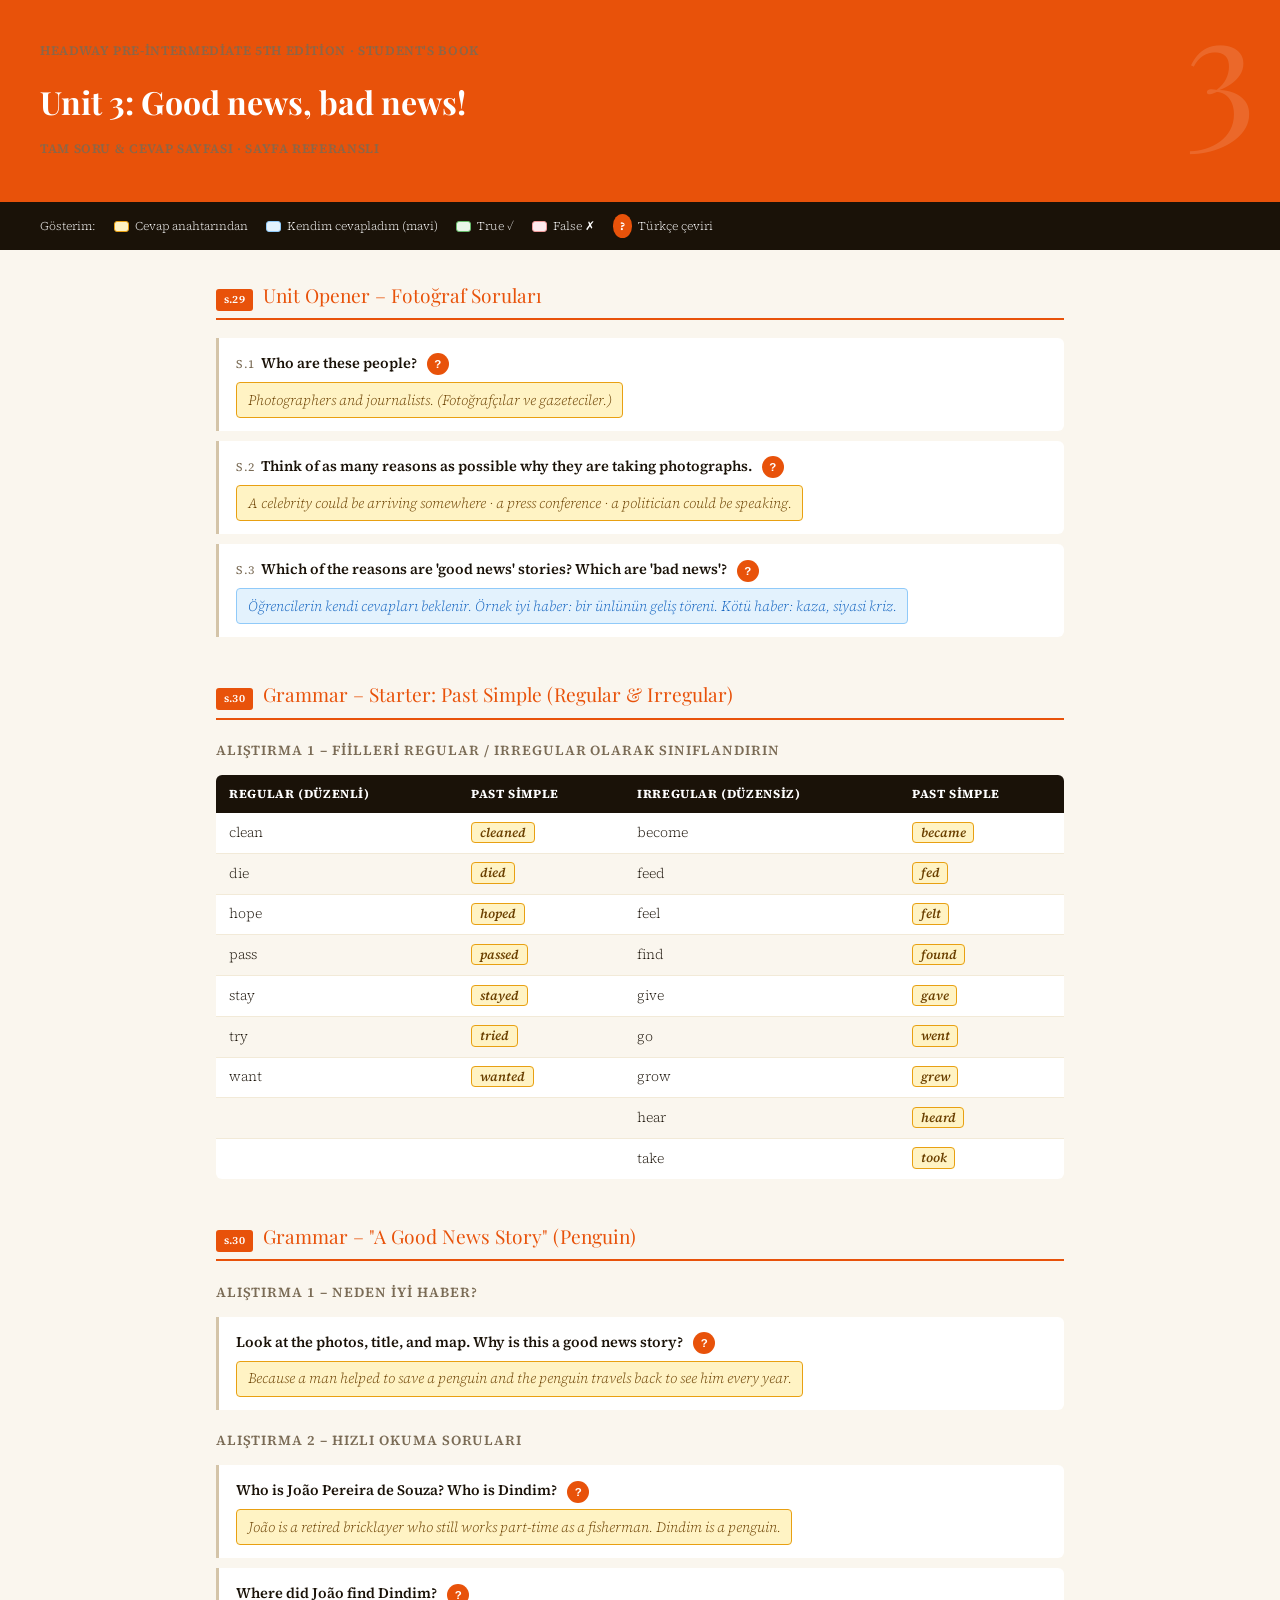
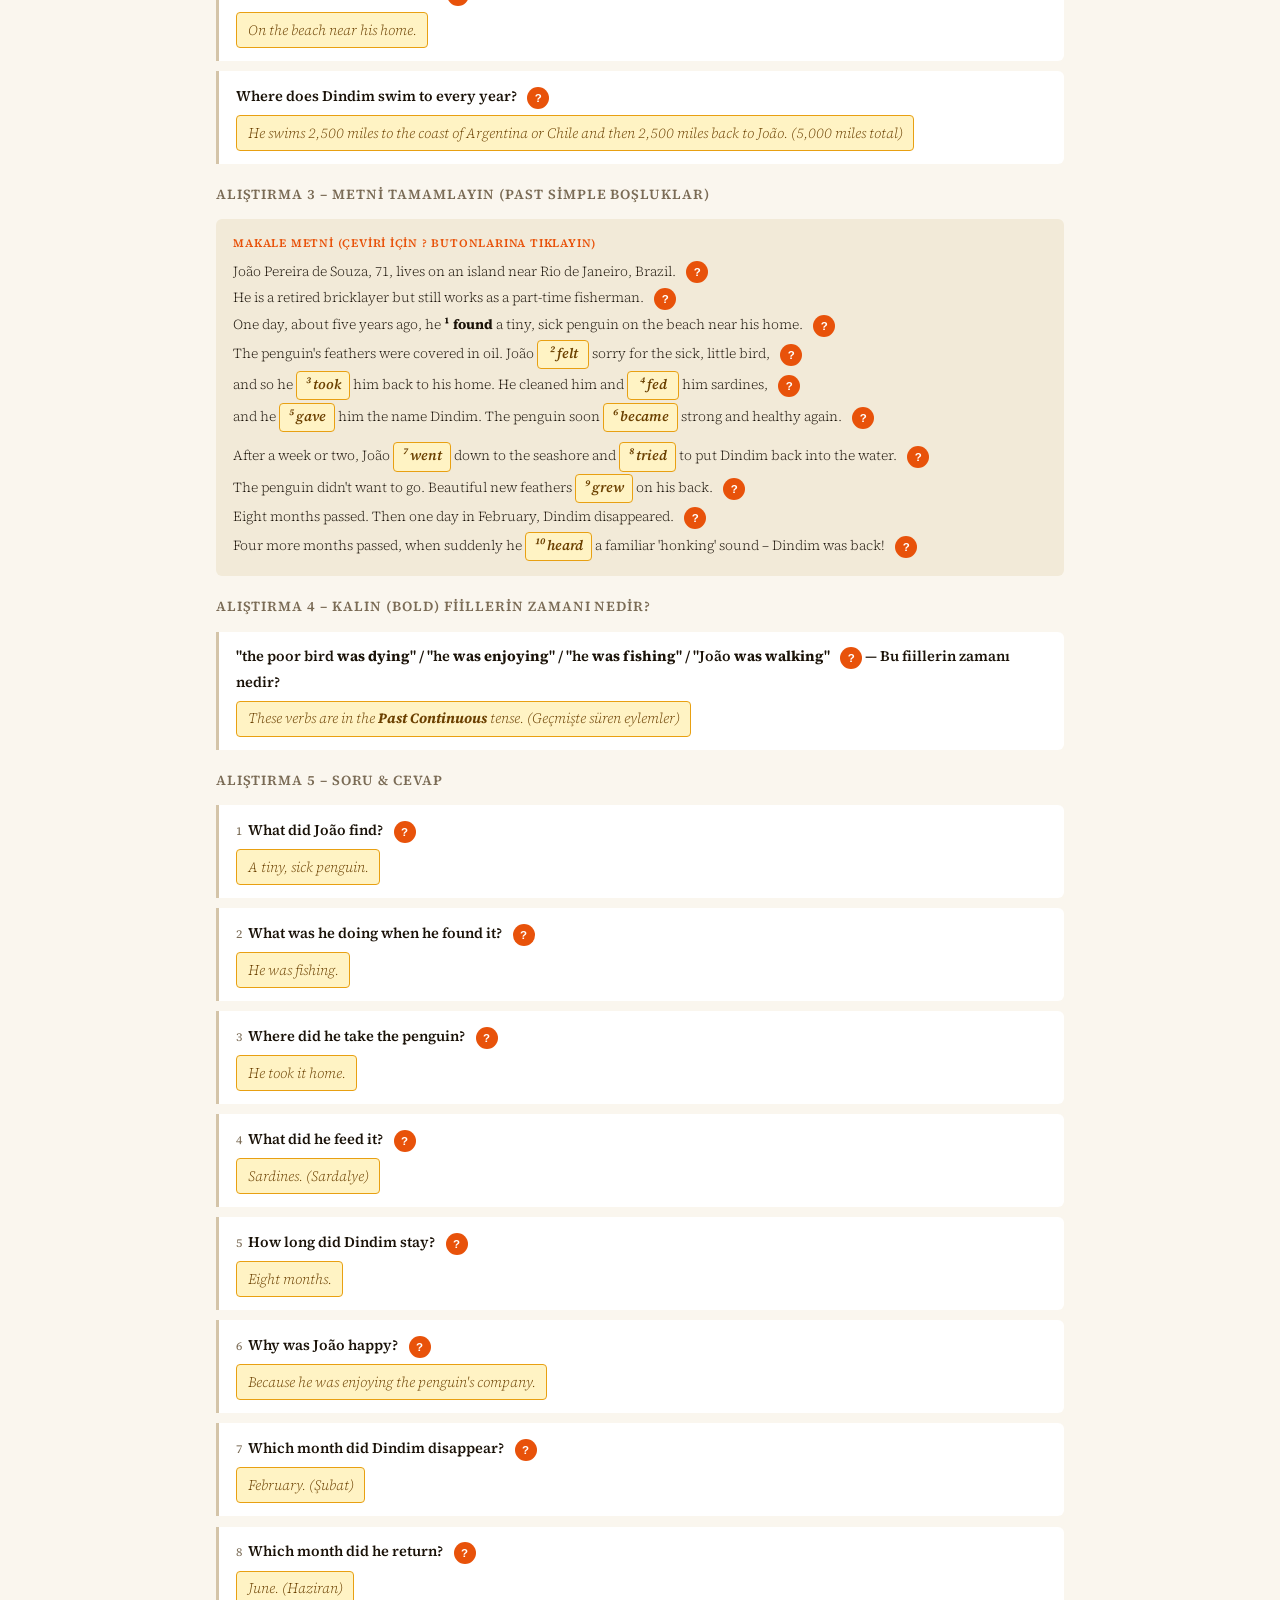
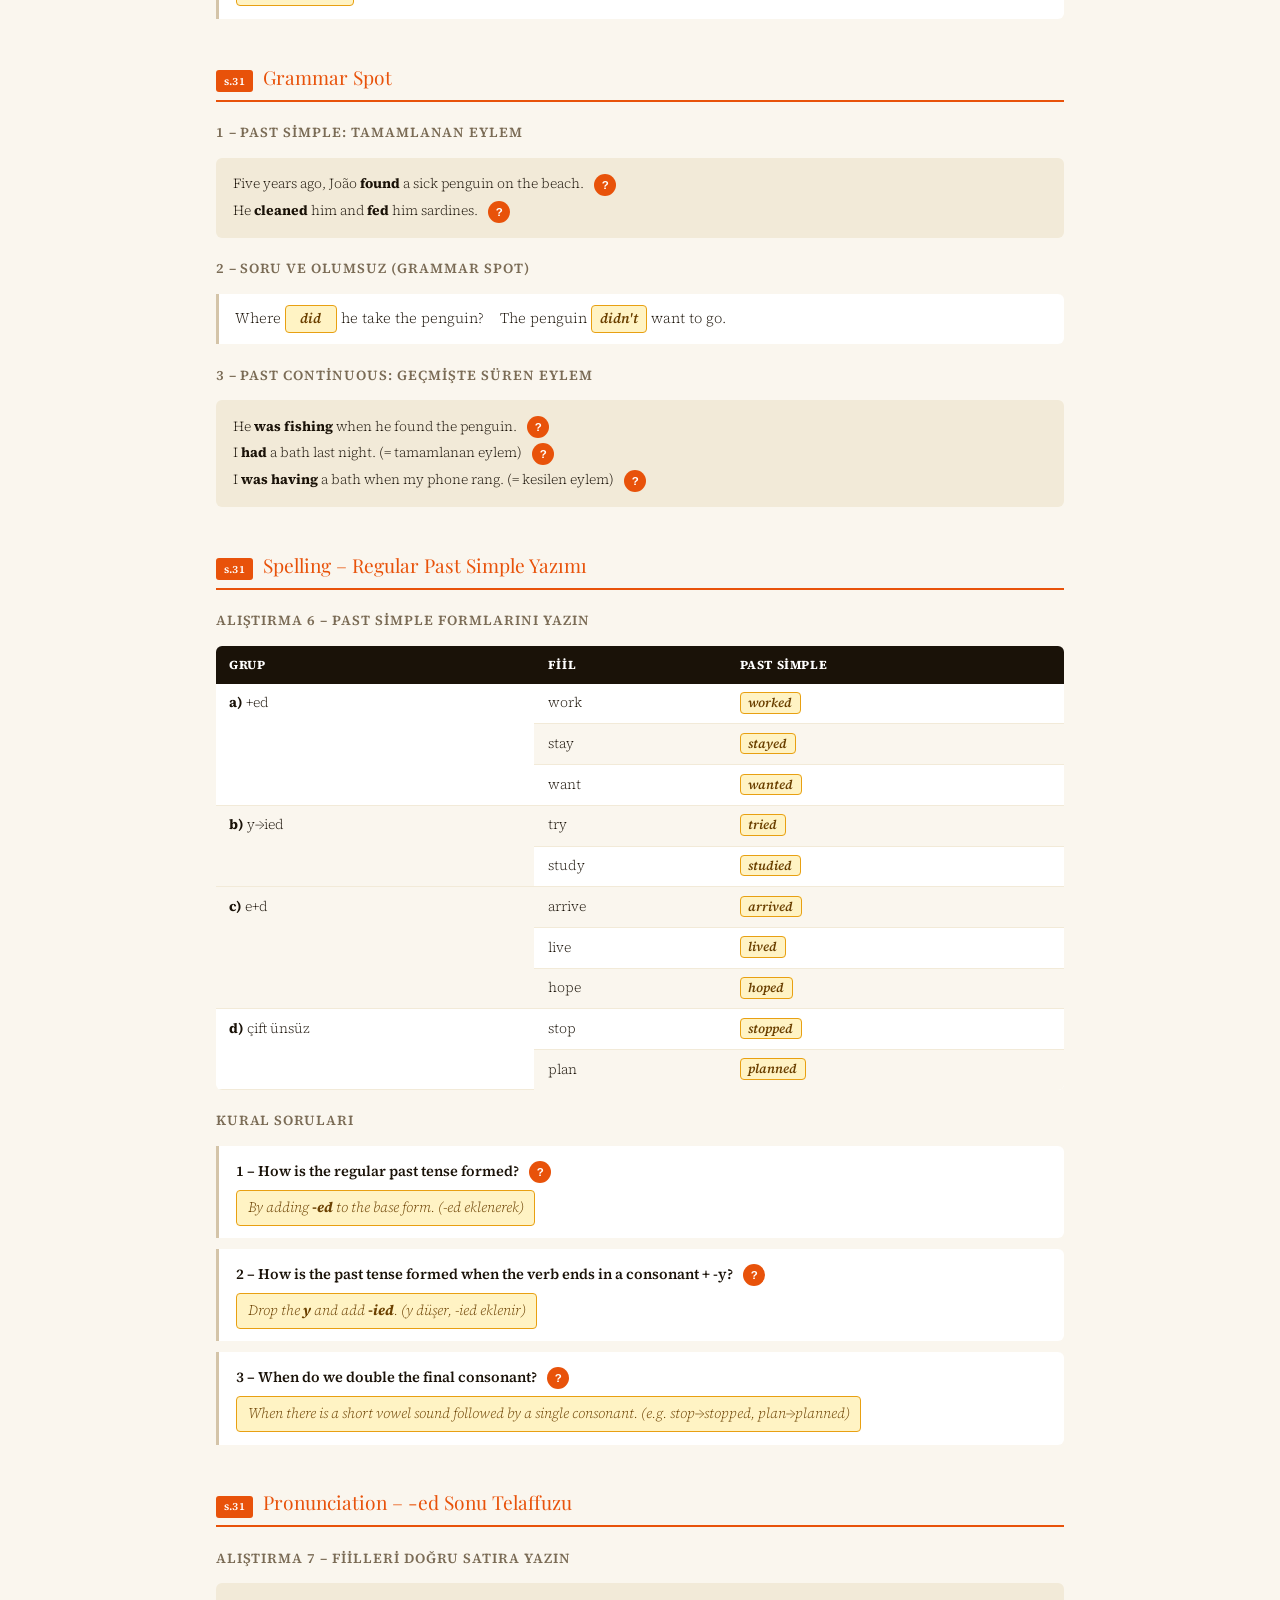
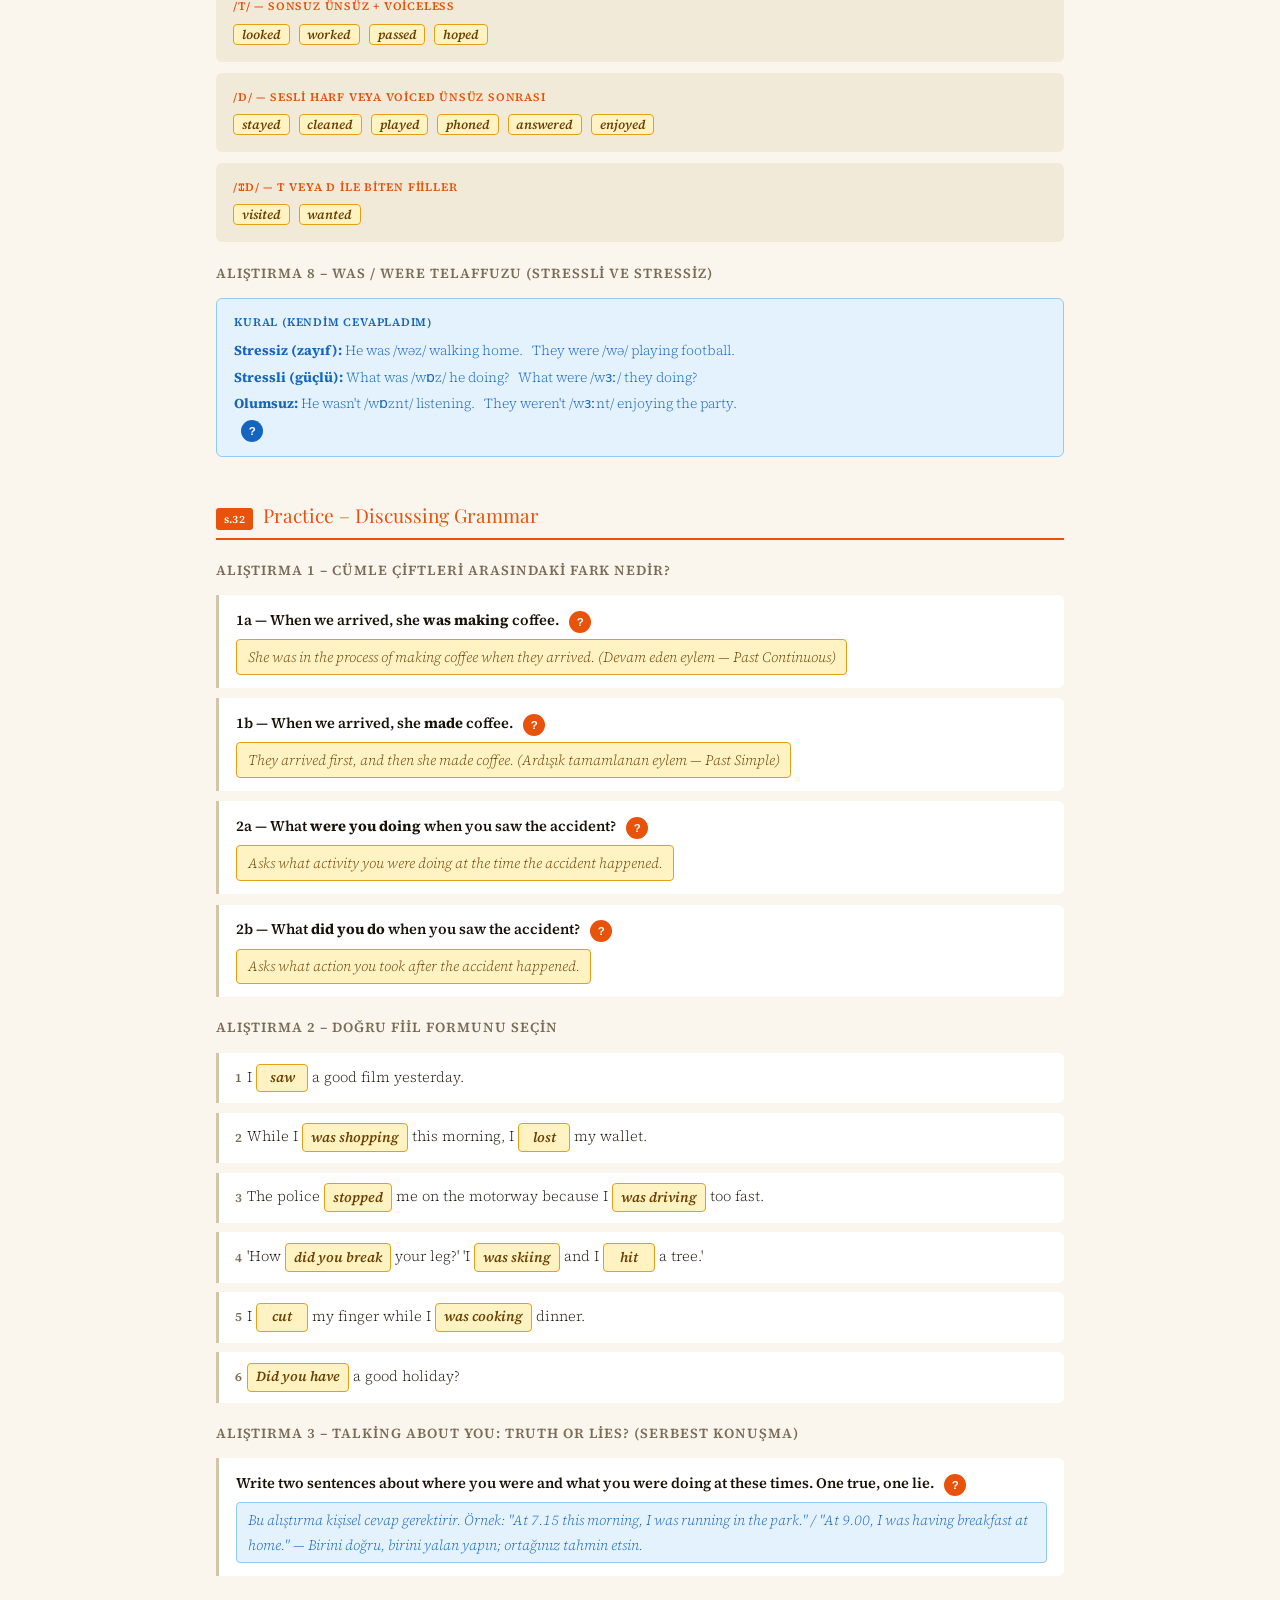
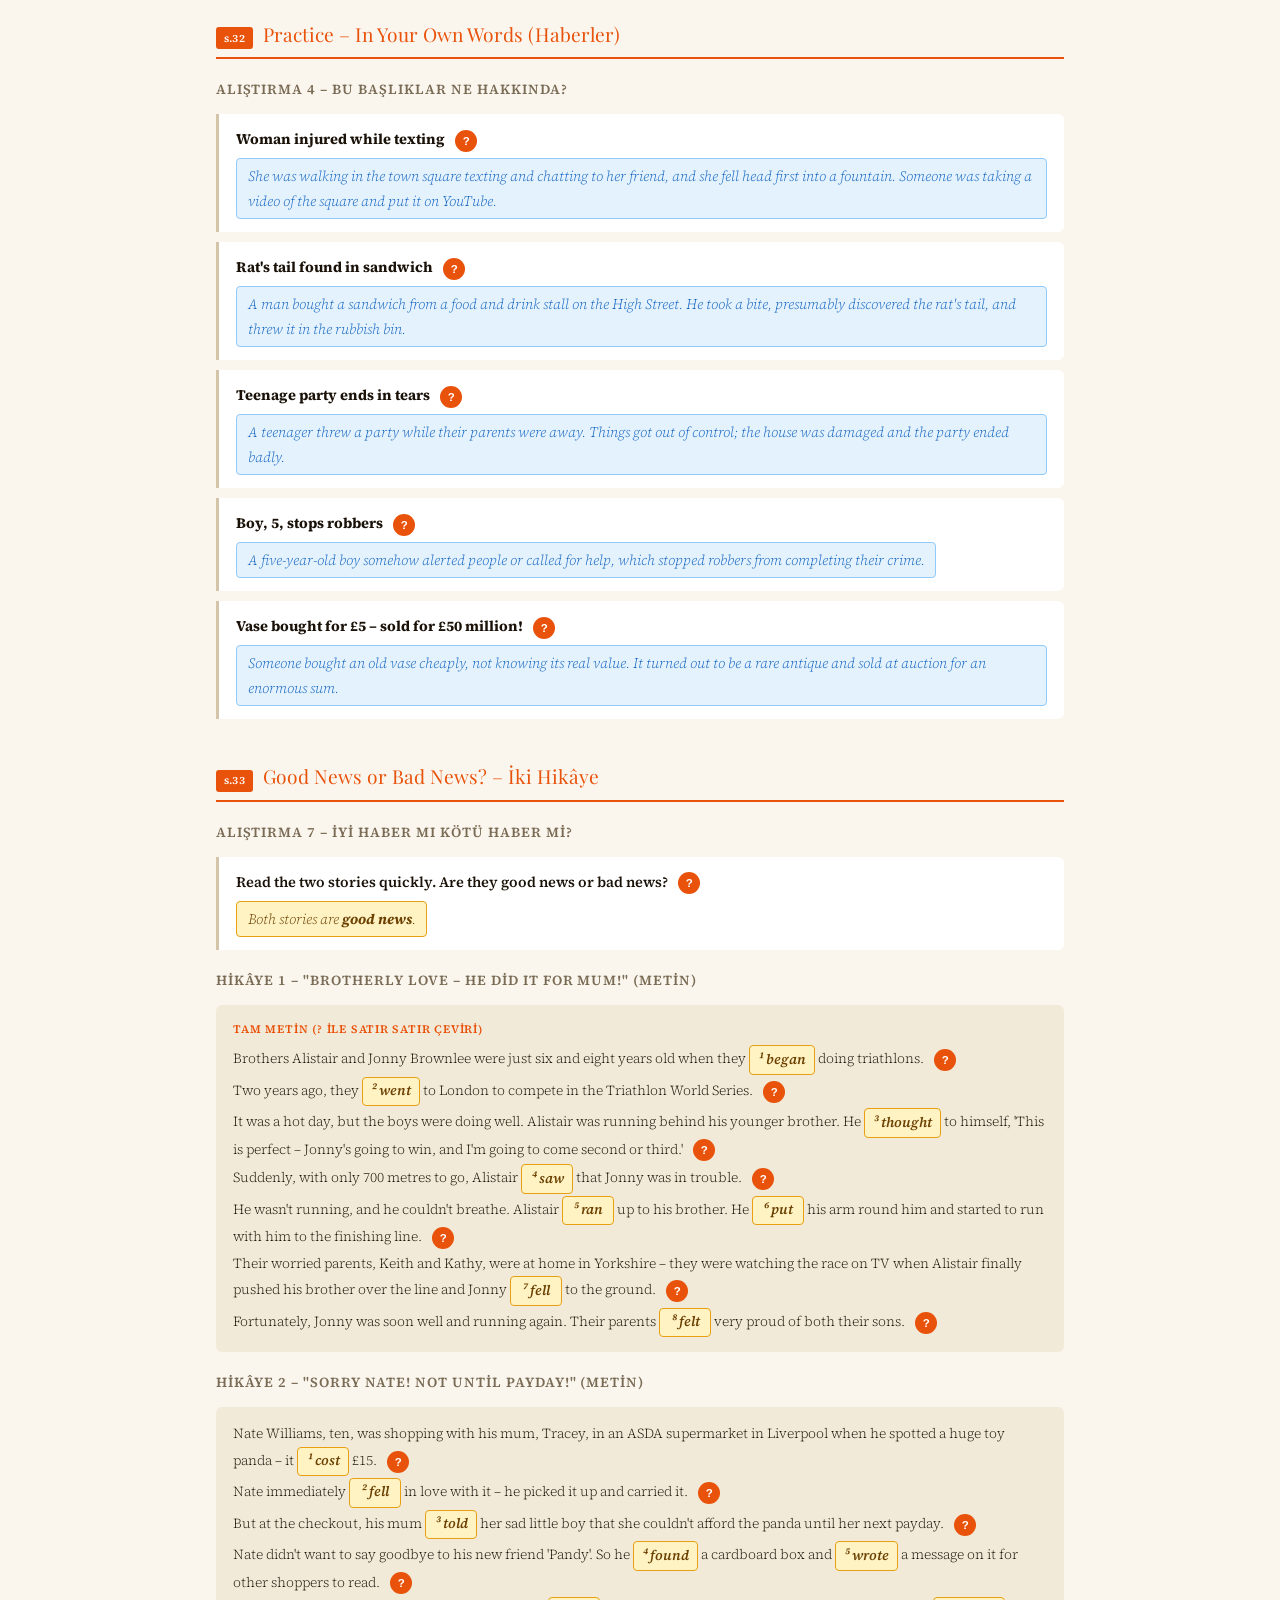
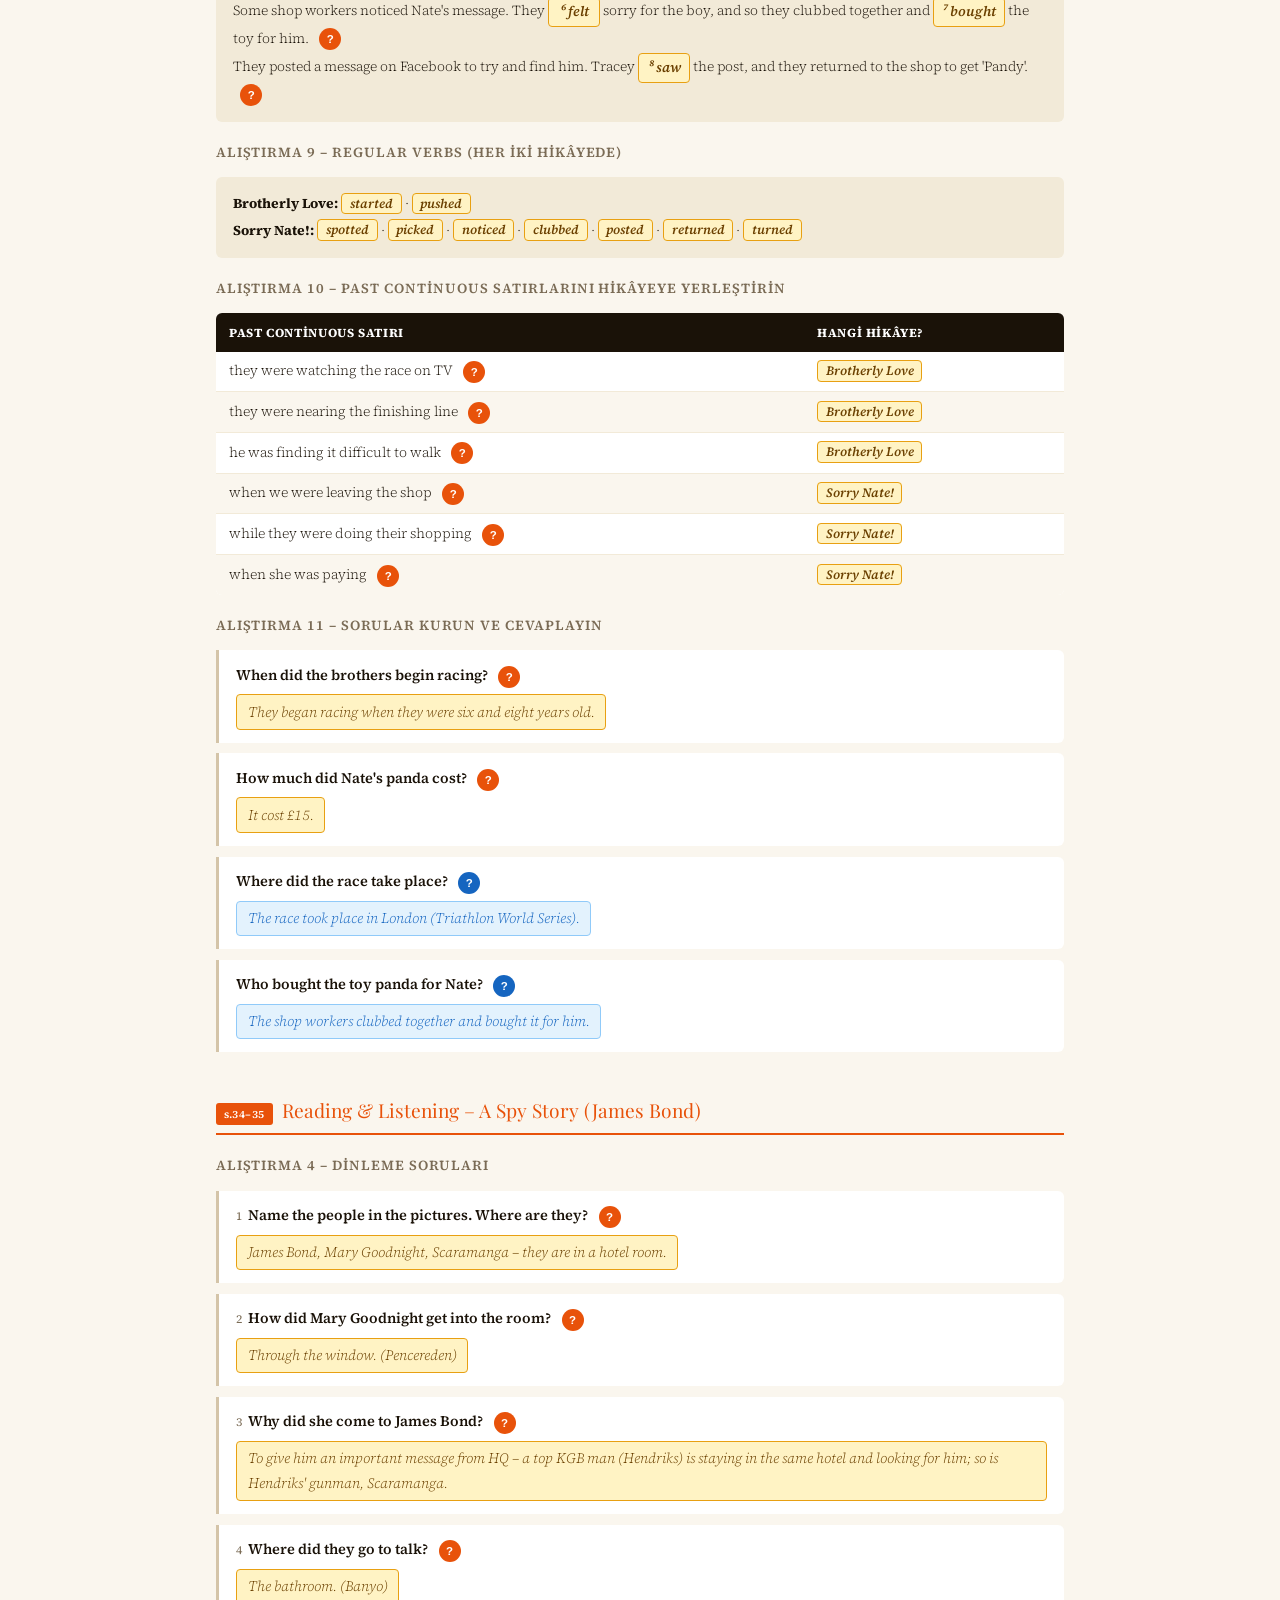
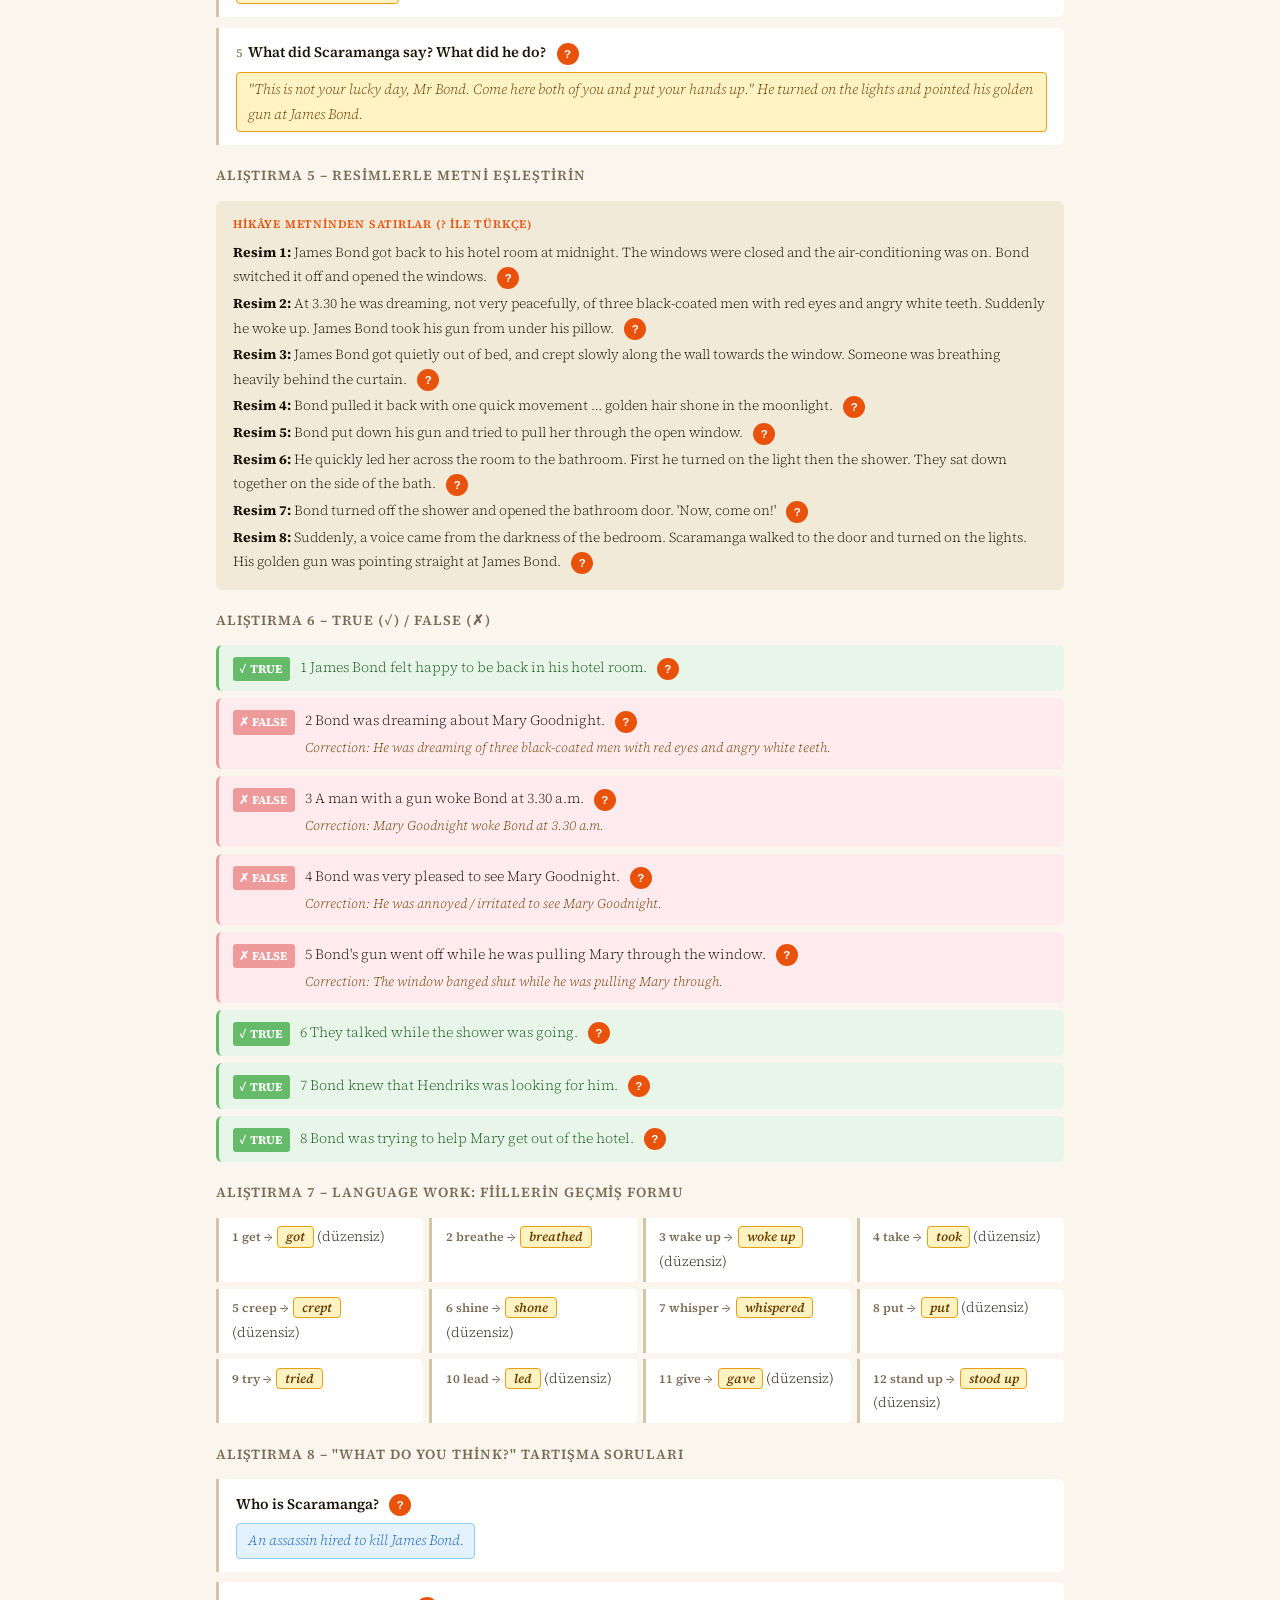
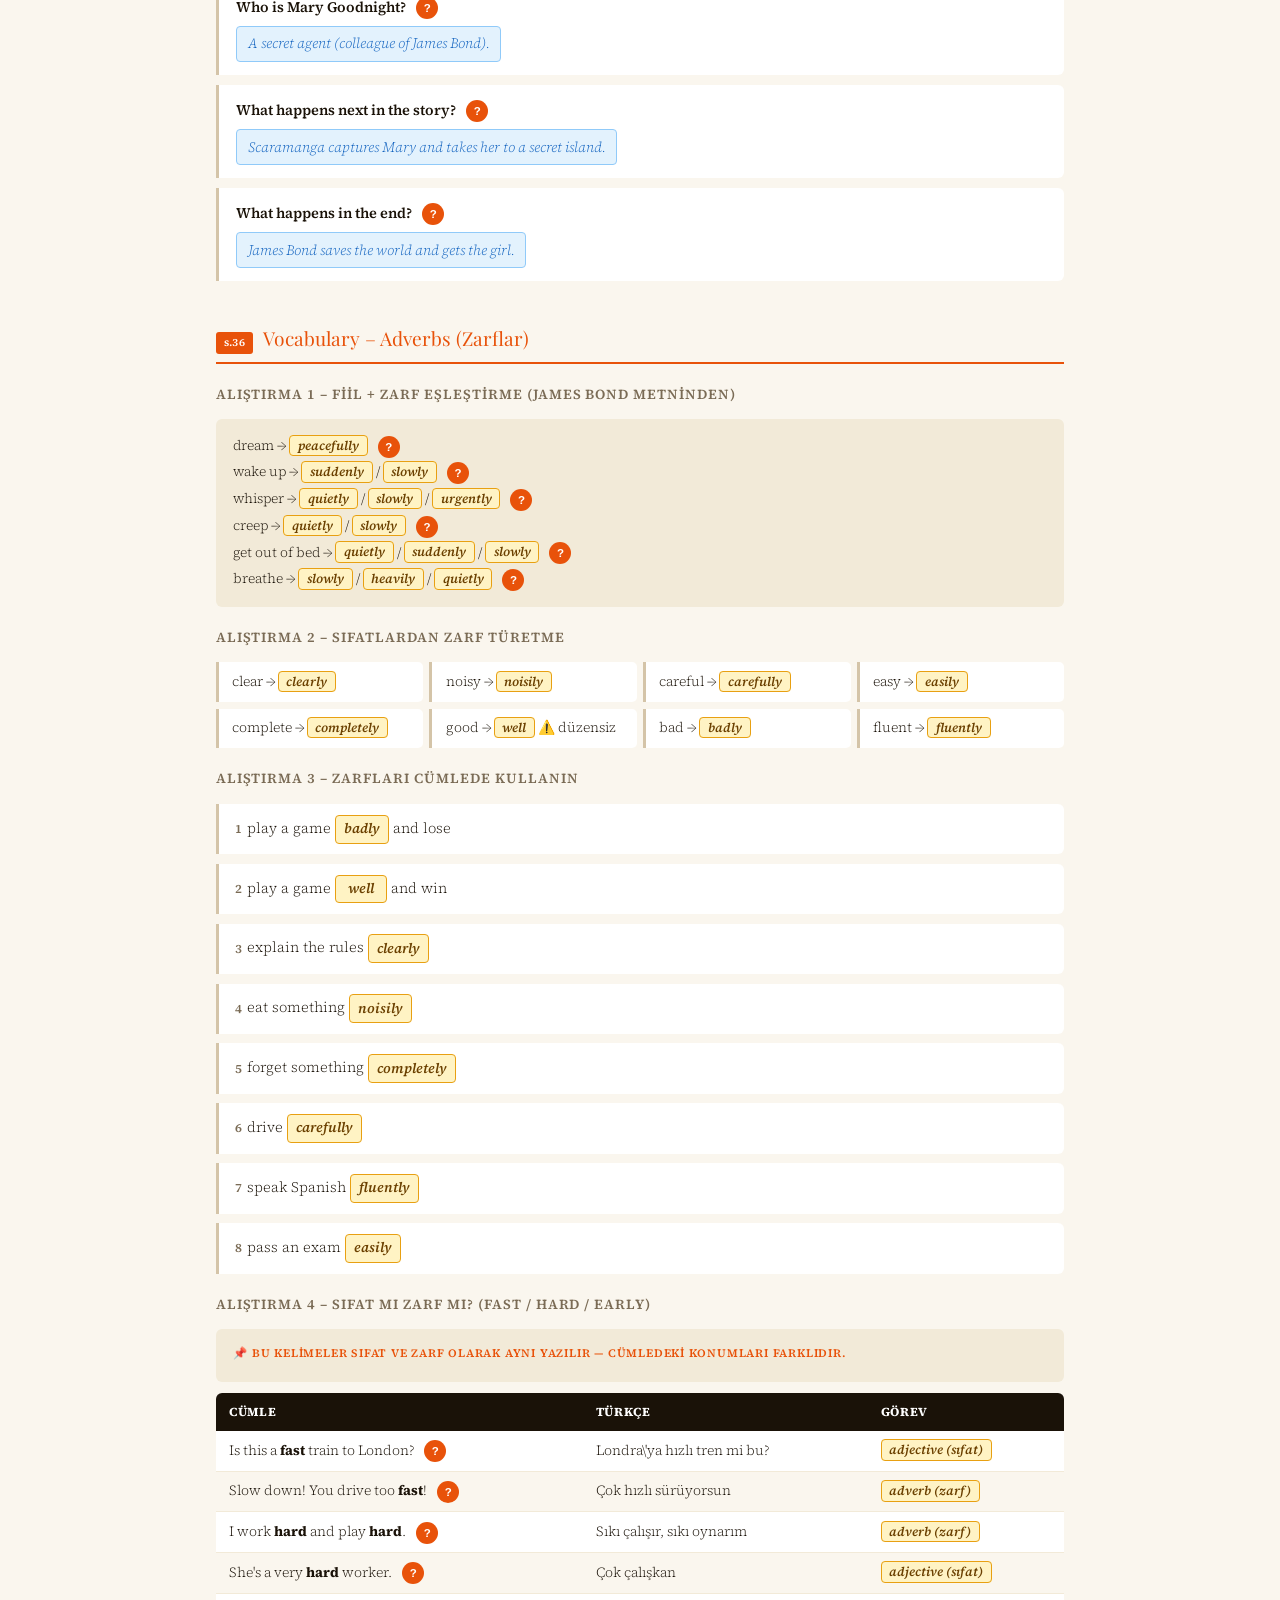
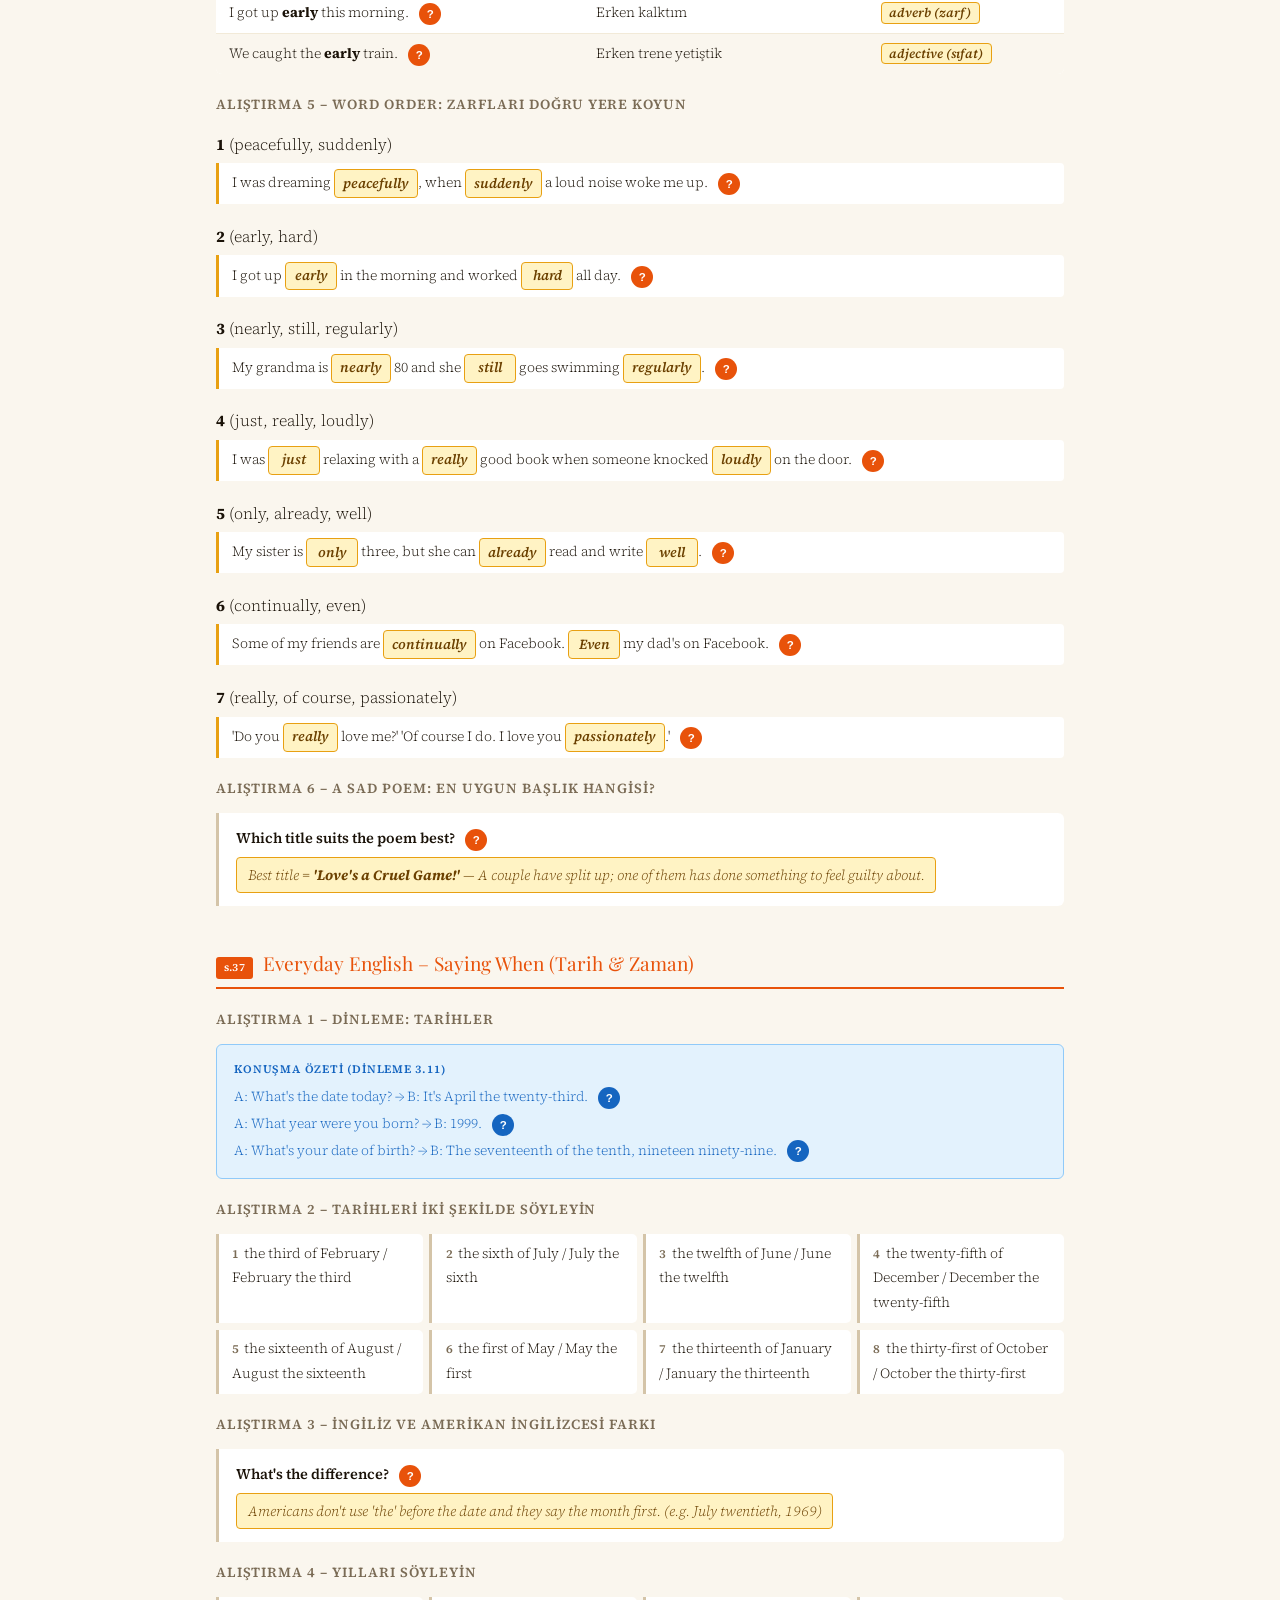
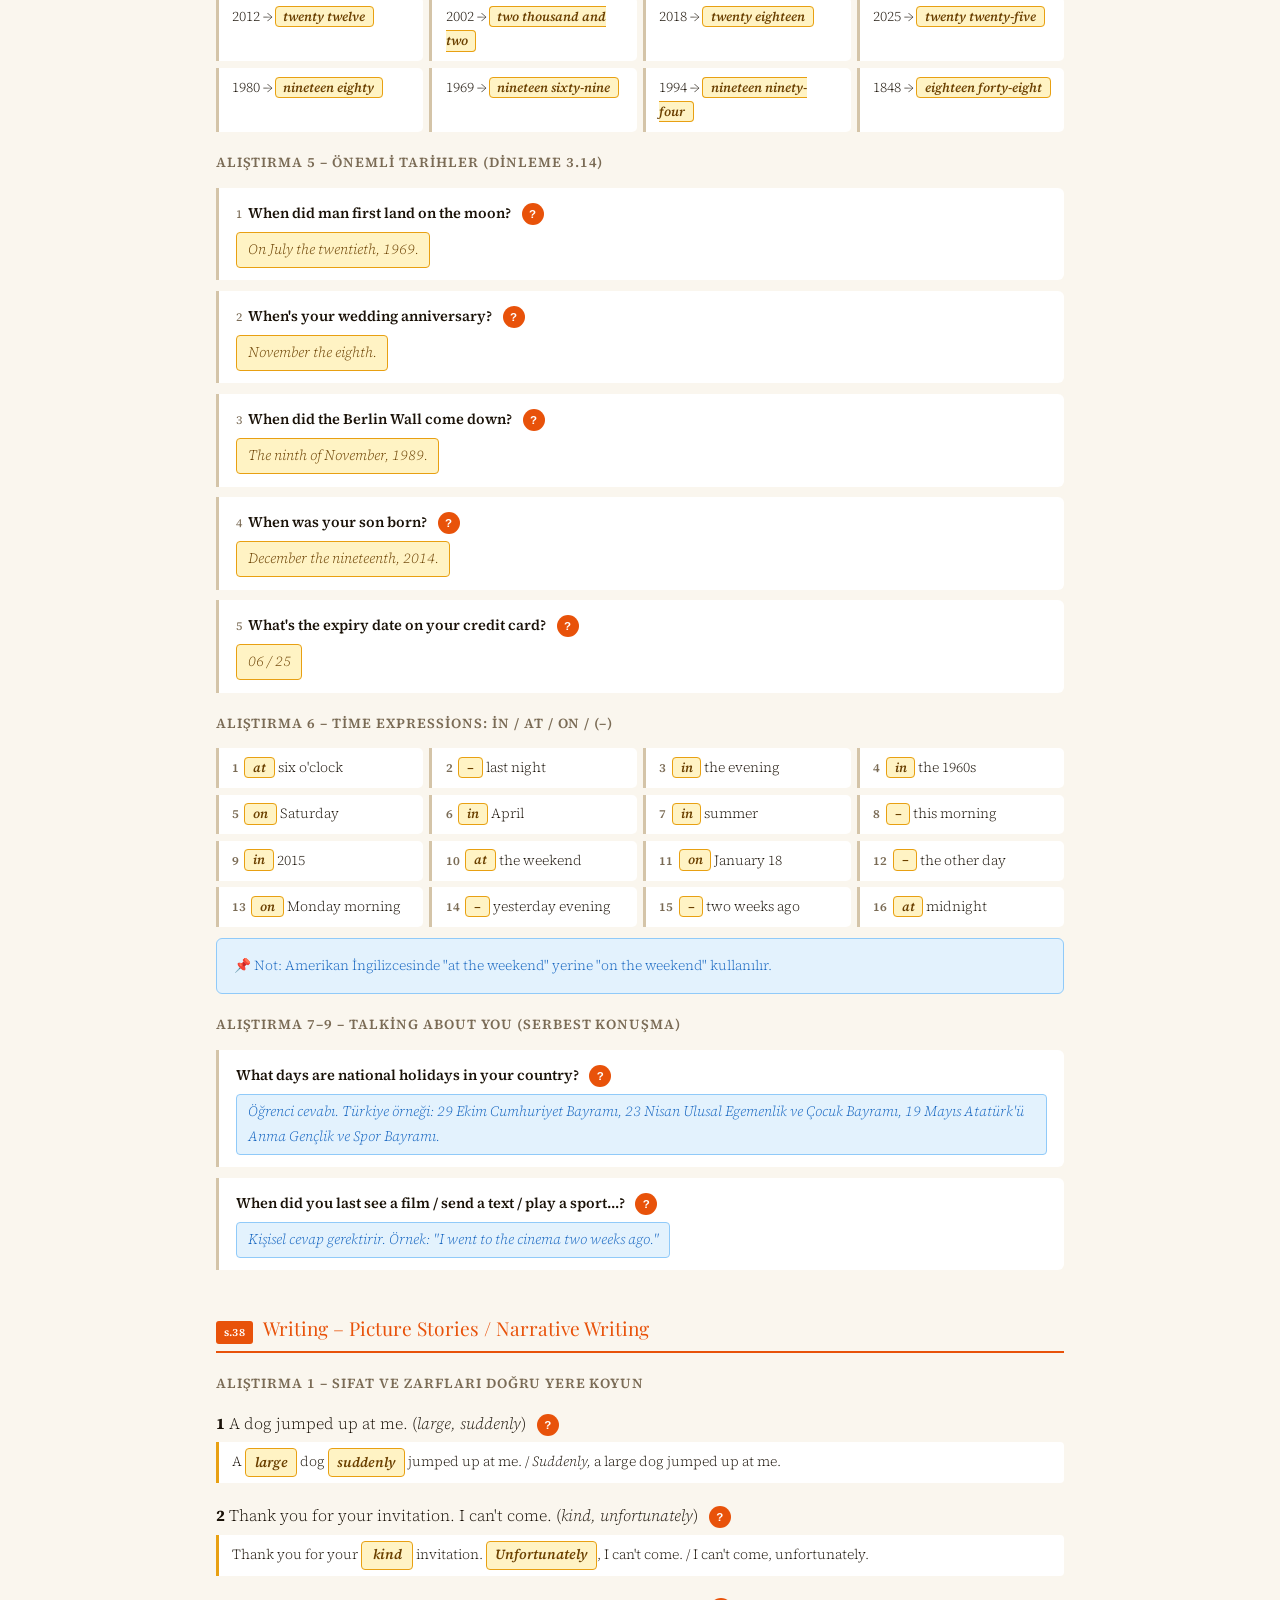
<file: hw3.html>
<!DOCTYPE html>
<html lang="tr">
<head>
<meta charset="UTF-8">
<meta name="viewport" content="width=device-width, initial-scale=1.0">
<title>Headway Unit 3 – Good news, bad news!</title>
<link href="https://fonts.googleapis.com/css2?family=Playfair+Display:wght@700&family=Source+Serif+4:ital,wght@0,300;0,400;0,600;1,300&display=swap" rel="stylesheet">
<style>
  :root {
    --orange:#E8520A; --dark:#1A1208; --cream:#FAF6EE; --warm:#F2EAD8; --muted:#7A6B55;
    --ans-bg:#FFF3C4; --ans-border:#E8A012; --ans-text:#6B4000;
    --self-bg:#E3F2FD; --self-border:#90CAF9; --self-color:#1565C0;
    --line:#D4C4A8;
    --true-bg:#E8F5E9; --true-b:#66BB6A; --true-t:#1B5E20;
    --false-bg:#FFEBEE; --false-b:#EF9A9A;
  }
  *{box-sizing:border-box;margin:0;padding:0}
  body{background:var(--cream);color:var(--dark);font-family:'Source Serif 4',Georgia,serif;font-weight:300;line-height:1.75}

  /* HEADER */
  .hdr{background:var(--orange);color:#fff;padding:2.2rem 2.5rem 1.8rem;position:relative;overflow:hidden}
  .hdr::after{content:'3';position:absolute;right:1.5rem;top:-1rem;font-family:'Playfair Display',serif;font-size:10rem;opacity:.13;line-height:1}
  .hdr h1{font-family:'Playfair Display',serif;font-size:2rem}
  .hdr .sub{font-size:.8rem;opacity:.85;margin-top:.3rem;letter-spacing:.05em;text-transform:uppercase}

  /* LEGEND */
  .legend{display:flex;gap:1.1rem;padding:.8rem 2.5rem;background:var(--dark);color:#fff;font-size:.74rem;align-items:center;flex-wrap:wrap}
  .li{display:flex;align-items:center;gap:.4rem}
  .lb{width:15px;height:11px;border-radius:3px}
  .lb.a{background:var(--ans-bg);border:1.5px solid var(--ans-border)}
  .lb.s{background:var(--self-bg);border:1.5px solid var(--self-border)}
  .lb.t{background:var(--true-bg);border:1.5px solid var(--true-b)}
  .lb.f{background:var(--false-bg);border:1.5px solid var(--false-b)}

  .wrap{max-width:900px;margin:0 auto;padding:1.8rem 1.6rem 4rem}

  /* SECTION */
  .sec{margin-bottom:2.6rem}
  .sec-title{font-family:'Playfair Display',serif;font-size:1.2rem;color:var(--orange);border-bottom:2px solid var(--orange);padding-bottom:.35rem;margin-bottom:1.1rem;display:flex;align-items:baseline;gap:.6rem;flex-wrap:wrap}
  .pg{font-family:'Source Serif 4',serif;font-size:.68rem;font-weight:600;background:var(--orange);color:#fff;padding:.1rem .5rem;border-radius:3px;letter-spacing:.04em;white-space:nowrap}
  .sub{font-weight:600;font-size:.87rem;color:var(--muted);text-transform:uppercase;letter-spacing:.07em;margin-bottom:.75rem;margin-top:1.2rem}

  /* QA */
  .qa{background:#fff;border-left:3px solid var(--line);border-radius:0 6px 6px 0;padding:.8rem 1.1rem;margin-bottom:.65rem}
  .q{font-size:.91rem;font-weight:600;margin-bottom:.28rem}
  .ql{color:var(--muted);font-size:.74rem;font-weight:400;margin-right:.35rem;text-transform:uppercase;letter-spacing:.05em}
  .ans{background:var(--ans-bg);border:1.5px solid var(--ans-border);border-radius:4px;padding:.28rem .65rem;font-size:.89rem;color:var(--ans-text);font-style:italic;display:inline-block;margin-top:.08rem}
  .ans.s{background:var(--self-bg);border-color:var(--self-border);color:var(--self-color)}

  /* BLANK */
  .bl{font-size:.91rem;margin-bottom:.58rem;background:#fff;border-left:3px solid var(--line);border-radius:0 6px 6px 0;padding:.68rem 1rem}
  .bn{font-weight:600;color:var(--muted);margin-right:.35rem;font-size:.78rem}
  .fi{background:var(--ans-bg);border:1.5px solid var(--ans-border);border-radius:4px;padding:.08rem .5rem;color:var(--ans-text);font-style:italic;font-weight:600;display:inline-block;min-width:52px;text-align:center;font-size:.87rem}
  .fi.s{background:var(--self-bg);border-color:var(--self-border);color:var(--self-color)}

  /* GRID */
  .grid{display:grid;grid-template-columns:repeat(auto-fill,minmax(190px,1fr));gap:.42rem;margin-bottom:.7rem}
  .gi{background:#fff;border-left:3px solid var(--line);border-radius:0 5px 5px 0;padding:.48rem .82rem;font-size:.87rem}
  .gi.s{border-left-color:var(--self-border);background:var(--self-bg);color:var(--self-color)}
  .gi .n{font-weight:600;color:var(--muted);margin-right:.35rem;font-size:.76rem}

  /* EXAMPLE BOX */
  .ex{background:var(--warm);border-radius:6px;padding:.85rem 1.1rem;margin-bottom:.68rem;font-size:.86rem;line-height:1.78}
  .ex.s{background:var(--self-bg);border:1px solid var(--self-border);color:var(--self-color)}
  .exl{font-weight:600;color:var(--orange);text-transform:uppercase;font-size:.71rem;letter-spacing:.07em;margin-bottom:.32rem}
  .ex.s .exl{color:var(--self-color)}
  .ei{display:block;padding:.07rem 0}

  /* TABLE */
  .tbl{width:100%;border-collapse:collapse;font-size:.87rem;background:#fff;border-radius:6px;overflow:hidden;margin-bottom:.85rem}
  .tbl thead{background:var(--dark);color:#fff}
  .tbl th{padding:.52rem .85rem;text-align:left;font-size:.77rem;text-transform:uppercase;letter-spacing:.05em}
  .tbl td{padding:.48rem .85rem;border-bottom:1px solid var(--warm);vertical-align:top}
  .tbl tr:last-child td{border-bottom:none}
  .tbl tr:nth-child(even) td{background:var(--cream)}
  .tag{background:var(--ans-bg);border:1.5px solid var(--ans-border);border-radius:4px;padding:.08rem .48rem;font-size:.8rem;color:var(--ans-text);font-weight:600;font-style:italic}
  .tag.s{background:var(--self-bg);border-color:var(--self-border);color:var(--self-color)}

  /* TRUE/FALSE */
  .tf{display:flex;gap:.6rem;align-items:flex-start;padding:.62rem .88rem;border-radius:6px;margin-bottom:.42rem;font-size:.88rem}
  .tf.t{background:var(--true-bg);border-left:3px solid var(--true-b);color:var(--true-t)}
  .tf.f{background:var(--false-bg);border-left:3px solid var(--false-b)}
  .tfb{font-weight:700;font-size:.73rem;padding:.12rem .42rem;border-radius:3px;white-space:nowrap;margin-top:.14rem;flex-shrink:0}
  .tf.t .tfb{background:var(--true-b);color:#fff}
  .tf.f .tfb{background:var(--false-b);color:#fff}
  .tfc{display:block;font-style:italic;font-size:.83rem;color:var(--ans-text);margin-top:.22rem}

  /* VARIANT */
  .vg{margin-bottom:1.1rem}
  .vr{background:#fff;border-left:3px solid var(--ans-border);padding:.38rem .85rem;font-size:.87rem;border-radius:0 4px 4px 0;margin-top:.35rem}
  .vr.s{border-left-color:var(--self-border);background:var(--self-bg);color:var(--self-color)}

  /* TRANSLATE BUTTON */
  .tr-btn{display:inline-flex;align-items:center;justify-content:center;width:22px;height:22px;background:var(--orange);color:#fff;border:none;border-radius:50%;cursor:pointer;font-size:.72rem;font-weight:700;margin-left:.45rem;vertical-align:middle;flex-shrink:0;transition:background .2s}
  .tr-btn:hover{background:#c43d00}
  .tr-btn.s{background:var(--self-color)}
  .tr-btn.s:hover{background:#0d47a1}

  /* MODAL */
  .modal-overlay{display:none;position:fixed;inset:0;background:rgba(0,0,0,.5);z-index:1000;align-items:center;justify-content:center}
  .modal-overlay.open{display:flex}
  .modal{background:#fff;border-radius:10px;padding:1.8rem 2rem;max-width:520px;width:92%;max-height:80vh;overflow-y:auto;position:relative;box-shadow:0 8px 40px rgba(0,0,0,.22)}
  .modal h3{font-family:'Playfair Display',serif;color:var(--orange);font-size:1.1rem;margin-bottom:.9rem;padding-right:2rem}
  .modal p{font-size:.93rem;line-height:1.75;color:var(--dark)}
  .modal .close{position:absolute;top:.9rem;right:1rem;background:none;border:none;font-size:1.4rem;cursor:pointer;color:var(--muted);line-height:1}
  .modal .close:hover{color:var(--dark)}
  .modal .orig{font-size:.82rem;color:var(--muted);margin-top:.85rem;padding-top:.75rem;border-top:1px solid var(--line);font-style:italic}

  @media(max-width:580px){.grid{grid-template-columns:1fr 1fr}.tbl{font-size:.8rem}}
</style>
</head>
<body>

<!-- MODAL -->
<div class="modal-overlay" id="modal">
  <div class="modal">
    <button class="close" onclick="closeModal()">×</button>
    <h3 id="modal-title">Türkçe Çeviri</h3>
    <p id="modal-body"></p>
    <div class="orig" id="modal-orig"></div>
  </div>
</div>

<div class="hdr">
  <div class="sub">Headway Pre-intermediate 5th Edition · Student's Book</div>
  <h1>Unit 3: Good news, bad news!</h1>
  <div class="sub" style="margin-top:.5rem">Tam Soru &amp; Cevap Sayfası · Sayfa Referanslı</div>
</div>

<div class="legend">
  <span>Gösterim:</span>
  <span class="li"><span class="lb a"></span>Cevap anahtarından</span>
  <span class="li"><span class="lb s"></span>Kendim cevapladım (mavi)</span>
  <span class="li"><span class="lb t"></span>True ✓</span>
  <span class="li"><span class="lb f"></span>False ✗</span>
  <span class="li"><span style="background:var(--orange);color:#fff;padding:.1rem .45rem;border-radius:50%;font-size:.72rem;font-weight:700">?</span>Türkçe çeviri</span>
</div>

<div class="wrap">

<!-- ══════════════════════════════════════════════
     UNIT OPENER (s.29)
══════════════════════════════════════════════ -->
<div class="sec">
  <div class="sec-title"><span class="pg">s.29</span> Unit Opener – Fotoğraf Soruları</div>

  <div class="qa">
    <div class="q"><span class="ql">S.1</span>Who are these people?
      <button class="tr-btn" onclick="tr('Soru 1','Bu insanlar kim?','Who are these people?')">?</button>
    </div>
    <div class="ans">Photographers and journalists. (Fotoğrafçılar ve gazeteciler.)</div>
  </div>

  <div class="qa">
    <div class="q"><span class="ql">S.2</span>Think of as many reasons as possible why they are taking photographs.
      <button class="tr-btn" onclick="tr('Soru 2','Neden fotoğraf çekiyor olabilirler? Olabildiğince çok neden düşünün.','Think of as many reasons as possible why they are taking photographs.')">?</button>
    </div>
    <div class="ans">A celebrity could be arriving somewhere · a press conference · a politician could be speaking.</div>
  </div>

  <div class="qa">
    <div class="q"><span class="ql">S.3</span>Which of the reasons are 'good news' stories? Which are 'bad news'?
      <button class="tr-btn" onclick="tr('Soru 3','Bu nedenlerden hangisi \"iyi haber\" hangisi \"kötü haber\" hikâyesi?','Which of the reasons are good news stories? Which are bad news?')">?</button>
    </div>
    <div class="ans s">Öğrencilerin kendi cevapları beklenir. Örnek iyi haber: bir ünlünün geliş töreni. Kötü haber: kaza, siyasi kriz.</div>
  </div>
</div>

<!-- ══════════════════════════════════════════════
     GRAMMAR STARTER (s.30)
══════════════════════════════════════════════ -->
<div class="sec">
  <div class="sec-title"><span class="pg">s.30</span> Grammar – Starter: Past Simple (Regular &amp; Irregular)</div>

  <div class="sub">Alıştırma 1 – Fiilleri Regular / Irregular olarak sınıflandırın</div>
  <table class="tbl">
    <thead><tr><th>Regular (Düzenli)</th><th>Past Simple</th><th>Irregular (Düzensiz)</th><th>Past Simple</th></tr></thead>
    <tbody>
      <tr><td>clean</td><td><span class="tag">cleaned</span></td><td>become</td><td><span class="tag">became</span></td></tr>
      <tr><td>die</td><td><span class="tag">died</span></td><td>feed</td><td><span class="tag">fed</span></td></tr>
      <tr><td>hope</td><td><span class="tag">hoped</span></td><td>feel</td><td><span class="tag">felt</span></td></tr>
      <tr><td>pass</td><td><span class="tag">passed</span></td><td>find</td><td><span class="tag">found</span></td></tr>
      <tr><td>stay</td><td><span class="tag">stayed</span></td><td>give</td><td><span class="tag">gave</span></td></tr>
      <tr><td>try</td><td><span class="tag">tried</span></td><td>go</td><td><span class="tag">went</span></td></tr>
      <tr><td>want</td><td><span class="tag">wanted</span></td><td>grow</td><td><span class="tag">grew</span></td></tr>
      <tr><td></td><td></td><td>hear</td><td><span class="tag">heard</span></td></tr>
      <tr><td></td><td></td><td>take</td><td><span class="tag">took</span></td></tr>
    </tbody>
  </table>
</div>

<!-- ══════════════════════════════════════════════
     A GOOD NEWS STORY (s.30)
══════════════════════════════════════════════ -->
<div class="sec">
  <div class="sec-title"><span class="pg">s.30</span> Grammar – "A Good News Story" (Penguin)</div>

  <div class="sub">Alıştırma 1 – Neden iyi haber?</div>
  <div class="qa">
    <div class="q">Look at the photos, title, and map. Why is this a good news story?
      <button class="tr-btn" onclick="tr('Alıştırma 1','Fotoğraflara, başlığa ve haritaya bakın. Bu neden iyi bir haber hikâyesi?','Look at the photos, title, and map. Why is this a good news story?')">?</button>
    </div>
    <div class="ans">Because a man helped to save a penguin and the penguin travels back to see him every year.</div>
  </div>

  <div class="sub">Alıştırma 2 – Hızlı okuma soruları</div>
  <div class="qa">
    <div class="q">Who is João Pereira de Souza? Who is Dindim?
      <button class="tr-btn" onclick="tr('Soru','João Pereira de Souza kim? Dindim kim?','Who is João Pereira de Souza? Who is Dindim?')">?</button>
    </div>
    <div class="ans">João is a retired bricklayer who still works part-time as a fisherman. Dindim is a penguin.</div>
  </div>
  <div class="qa">
    <div class="q">Where did João find Dindim?
      <button class="tr-btn" onclick="tr('Soru','João, Dindim\'i nerede buldu?','Where did João find Dindim?')">?</button>
    </div>
    <div class="ans">On the beach near his home.</div>
  </div>
  <div class="qa">
    <div class="q">Where does Dindim swim to every year?
      <button class="tr-btn" onclick="tr('Soru','Dindim her yıl nereye yüzer?','Where does Dindim swim to every year?')">?</button>
    </div>
    <div class="ans">He swims 2,500 miles to the coast of Argentina or Chile and then 2,500 miles back to João. (5,000 miles total)</div>
  </div>

  <div class="sub">Alıştırma 3 – Metni Tamamlayın (Past Simple boşluklar)</div>

  <div class="ex">
    <div class="exl">Makale metni (çeviri için ? butonlarına tıklayın)</div>
    <span class="ei">
      João Pereira de Souza, 71, lives on an island near Rio de Janeiro, Brazil.
      <button class="tr-btn" onclick="tr('Cümle çevirisi','João Pereira de Souza, 71 yaşında, Brezilya\'nın Rio de Janeiro şehri yakınlarındaki bir adada yaşamaktadır.','João Pereira de Souza, 71, lives on an island near Rio de Janeiro, Brazil.')">?</button>
    </span>
    <span class="ei">
      He is a retired bricklayer but still works as a part-time fisherman.
      <button class="tr-btn" onclick="tr('Cümle çevirisi','Emekli bir duvarcıdır; ancak hâlâ yarı zamanlı balıkçı olarak çalışmaktadır.','He is a retired bricklayer but still works as a part-time fisherman.')">?</button>
    </span>
    <span class="ei">
      One day, about five years ago, he <strong>¹ found</strong> a tiny, sick penguin on the beach near his home.
      <button class="tr-btn" onclick="tr('Cümle çevirisi','Yaklaşık beş yıl önce bir gün, evinin yakınındaki sahilde küçücük, hasta bir penguen buldu.','One day, about five years ago, he found a tiny, sick penguin on the beach near his home.')">?</button>
    </span>
    <span class="ei">
      The penguin's feathers were covered in oil. João <span class="fi">² felt</span> sorry for the sick, little bird,
      <button class="tr-btn" onclick="tr('Cümle çevirisi','Penguenin tüyleri yağla kaplıydı. João, hasta küçük kuşa acıdı.','The penguin feathers were covered in oil. João felt sorry for the sick, little bird.')">?</button>
    </span>
    <span class="ei">
      and so he <span class="fi">³ took</span> him back to his home. He cleaned him and <span class="fi">⁴ fed</span> him sardines,
      <button class="tr-btn" onclick="tr('Cümle çevirisi','ve onu evine götürdü. Onu temizledi ve sardalye ile besledi.','and so he took him back to his home. He cleaned him and fed him sardines.')">?</button>
    </span>
    <span class="ei">
      and he <span class="fi">⁵ gave</span> him the name Dindim. The penguin soon <span class="fi">⁶ became</span> strong and healthy again.
      <button class="tr-btn" onclick="tr('Cümle çevirisi','ve ona Dindim adını verdi. Penguen kısa sürede güçlü ve sağlıklı hale geldi.','and he gave him the name Dindim. The penguin soon became strong and healthy again.')">?</button>
    </span>
    <span class="ei" style="margin-top:.5rem">
      After a week or two, João <span class="fi">⁷ went</span> down to the seashore and <span class="fi">⁸ tried</span> to put Dindim back into the water.
      <button class="tr-btn" onclick="tr('Cümle çevirisi','Bir iki hafta sonra João sahile indi ve Dindim\'i tekrar suya bırakmaya çalıştı.','After a week or two, João went down to the seashore and tried to put Dindim back into the water.')">?</button>
    </span>
    <span class="ei">
      The penguin didn't want to go. Beautiful new feathers <span class="fi">⁹ grew</span> on his back.
      <button class="tr-btn" onclick="tr('Cümle çevirisi','Penguen gitmek istemedi. Sırtında güzel yeni tüyler çıktı.','The penguin did not want to go. Beautiful new feathers grew on his back.')">?</button>
    </span>
    <span class="ei">
      Eight months passed. Then one day in February, Dindim disappeared.
      <button class="tr-btn" onclick="tr('Cümle çevirisi','Sekiz ay geçti. Sonra bir Şubat günü Dindim kayboldu.','Eight months passed. Then one day in February, Dindim disappeared.')">?</button>
    </span>
    <span class="ei">
      Four more months passed, when suddenly he <span class="fi">¹⁰ heard</span> a familiar 'honking' sound – Dindim was back!
      <button class="tr-btn" onclick="tr('Cümle çevirisi','Dört ay daha geçti, tam o sırada tanıdık bir \"vak vak\" sesi duydu – Dindim geri dönmüştü!','Four more months passed, when suddenly he heard a familiar honking sound – Dindim was back!')">?</button>
    </span>
  </div>

  <div class="sub">Alıştırma 4 – Kalın (bold) fiillerin zamanı nedir?</div>
  <div class="qa">
    <div class="q">
      "the poor bird <strong>was dying</strong>" / "he <strong>was enjoying</strong>" / "he <strong>was fishing</strong>" / "João <strong>was walking</strong>"
      <button class="tr-btn" onclick="tr('Alıştırma 4 – Kalın fiillerin zamanı','Bu fiillerin zamanı Past Continuous\'tur (Geçmişte süregelen eylem). Geçmişte o anda devam eden bir hareketi anlatır.','Past Continuous tense')">?</button>
      — Bu fiillerin zamanı nedir?
    </div>
    <div class="ans">These verbs are in the <strong>Past Continuous</strong> tense. (Geçmişte süren eylemler)</div>
  </div>

  <div class="sub">Alıştırma 5 – Soru &amp; Cevap</div>

  <div class="qa">
    <div class="q"><span class="ql">1</span>What did João find?
      <button class="tr-btn" onclick="tr('Soru 1','João ne buldu?','What did João find?')">?</button>
    </div>
    <div class="ans">A tiny, sick penguin.</div>
  </div>
  <div class="qa">
    <div class="q"><span class="ql">2</span>What was he doing when he found it?
      <button class="tr-btn" onclick="tr('Soru 2','Onu bulduğunda ne yapıyordu?','What was he doing when he found it?')">?</button>
    </div>
    <div class="ans">He was fishing.</div>
  </div>
  <div class="qa">
    <div class="q"><span class="ql">3</span>Where did he take the penguin?
      <button class="tr-btn" onclick="tr('Soru 3','Pengueni nereye götürdü?','Where did he take the penguin?')">?</button>
    </div>
    <div class="ans">He took it home.</div>
  </div>
  <div class="qa">
    <div class="q"><span class="ql">4</span>What did he feed it?
      <button class="tr-btn" onclick="tr('Soru 4','Onu ne ile besledi?','What did he feed it?')">?</button>
    </div>
    <div class="ans">Sardines. (Sardalye)</div>
  </div>
  <div class="qa">
    <div class="q"><span class="ql">5</span>How long did Dindim stay?
      <button class="tr-btn" onclick="tr('Soru 5','Dindim ne kadar kaldı?','How long did Dindim stay?')">?</button>
    </div>
    <div class="ans">Eight months.</div>
  </div>
  <div class="qa">
    <div class="q"><span class="ql">6</span>Why was João happy?
      <button class="tr-btn" onclick="tr('Soru 6','João neden mutluydu?','Why was João happy?')">?</button>
    </div>
    <div class="ans">Because he was enjoying the penguin's company.</div>
  </div>
  <div class="qa">
    <div class="q"><span class="ql">7</span>Which month did Dindim disappear?
      <button class="tr-btn" onclick="tr('Soru 7','Dindim hangi ayda kayboldu?','Which month did Dindim disappear?')">?</button>
    </div>
    <div class="ans">February. (Şubat)</div>
  </div>
  <div class="qa">
    <div class="q"><span class="ql">8</span>Which month did he return?
      <button class="tr-btn" onclick="tr('Soru 8','Hangi ayda geri döndü?','Which month did he return?')">?</button>
    </div>
    <div class="ans">June. (Haziran)</div>
  </div>
</div>

<!-- ══════════════════════════════════════════════
     GRAMMAR SPOT (s.31)
══════════════════════════════════════════════ -->
<div class="sec">
  <div class="sec-title"><span class="pg">s.31</span> Grammar Spot</div>

  <div class="sub">1 – Past Simple: tamamlanan eylem</div>
  <div class="ex">
    <span class="ei">Five years ago, João <strong>found</strong> a sick penguin on the beach.
      <button class="tr-btn" onclick="tr('Örnek cümle','Beş yıl önce João sahilde hasta bir penguen buldu.','Five years ago, João found a sick penguin on the beach.')">?</button>
    </span>
    <span class="ei">He <strong>cleaned</strong> him and <strong>fed</strong> him sardines.
      <button class="tr-btn" onclick="tr('Örnek cümle','Onu temizledi ve sardalye ile besledi.','He cleaned him and fed him sardines.')">?</button>
    </span>
  </div>

  <div class="sub">2 – Soru ve Olumsuz (Grammar Spot)</div>
  <div class="bl">
    Where <span class="fi">did</span> he take the penguin? &nbsp;&nbsp; The penguin <span class="fi">didn't</span> want to go.
  </div>

  <div class="sub">3 – Past Continuous: geçmişte süren eylem</div>
  <div class="ex">
    <span class="ei">He <strong>was fishing</strong> when he found the penguin.
      <button class="tr-btn" onclick="tr('Örnek cümle','Pengueni bulduğunda balık tutuyordu.','He was fishing when he found the penguin.')">?</button>
    </span>
    <span class="ei">I <strong>had</strong> a bath last night. (= tamamlanan eylem)
      <button class="tr-btn" onclick="tr('Örnek cümle','Dün gece banyo yaptım. (tamamlanmış eylem)','I had a bath last night.')">?</button>
    </span>
    <span class="ei">I <strong>was having</strong> a bath when my phone rang. (= kesilen eylem)
      <button class="tr-btn" onclick="tr('Örnek cümle','Telefon çaldığında banyo yapıyordum. (kesilen eylem)','I was having a bath when my phone rang.')">?</button>
    </span>
  </div>
</div>

<!-- ══════════════════════════════════════════════
     SPELLING (s.31)
══════════════════════════════════════════════ -->
<div class="sec">
  <div class="sec-title"><span class="pg">s.31</span> Spelling – Regular Past Simple Yazımı</div>

  <div class="sub">Alıştırma 6 – Past Simple formlarını yazın</div>
  <table class="tbl">
    <thead><tr><th>Grup</th><th>Fiil</th><th>Past Simple</th></tr></thead>
    <tbody>
      <tr><td rowspan="3"><strong>a)</strong> +ed</td><td>work</td><td><span class="tag">worked</span></td></tr>
      <tr><td>stay</td><td><span class="tag">stayed</span></td></tr>
      <tr><td>want</td><td><span class="tag">wanted</span></td></tr>
      <tr><td rowspan="2"><strong>b)</strong> y→ied</td><td>try</td><td><span class="tag">tried</span></td></tr>
      <tr><td>study</td><td><span class="tag">studied</span></td></tr>
      <tr><td rowspan="3"><strong>c)</strong> e+d</td><td>arrive</td><td><span class="tag">arrived</span></td></tr>
      <tr><td>live</td><td><span class="tag">lived</span></td></tr>
      <tr><td>hope</td><td><span class="tag">hoped</span></td></tr>
      <tr><td rowspan="2"><strong>d)</strong> çift ünsüz</td><td>stop</td><td><span class="tag">stopped</span></td></tr>
      <tr><td>plan</td><td><span class="tag">planned</span></td></tr>
    </tbody>
  </table>

  <div class="sub">Kural Soruları</div>
  <div class="qa">
    <div class="q">1 – How is the regular past tense formed?
      <button class="tr-btn" onclick="tr('Kural Sorusu 1','Düzenli geçmiş zaman nasıl oluşturulur?','How is the regular past tense formed?')">?</button>
    </div>
    <div class="ans">By adding <strong>-ed</strong> to the base form. (-ed eklenerek)</div>
  </div>
  <div class="qa">
    <div class="q">2 – How is the past tense formed when the verb ends in a consonant + -y?
      <button class="tr-btn" onclick="tr('Kural Sorusu 2','Ünsüz + y ile biten fiillerde geçmiş zaman nasıl oluşturulur?','How is the past tense formed when the verb ends in a consonant + y?')">?</button>
    </div>
    <div class="ans">Drop the <strong>y</strong> and add <strong>-ied</strong>. (y düşer, -ied eklenir)</div>
  </div>
  <div class="qa">
    <div class="q">3 – When do we double the final consonant?
      <button class="tr-btn" onclick="tr('Kural Sorusu 3','Son sessiz harf ne zaman ikiye katlanır?','When do we double the final consonant?')">?</button>
    </div>
    <div class="ans">When there is a short vowel sound followed by a single consonant. (e.g. stop→stopped, plan→planned)</div>
  </div>
</div>

<!-- ══════════════════════════════════════════════
     PRONUNCIATION (s.31)
══════════════════════════════════════════════ -->
<div class="sec">
  <div class="sec-title"><span class="pg">s.31</span> Pronunciation – -ed Sonu Telaffuzu</div>

  <div class="sub">Alıştırma 7 – Fiilleri doğru satıra yazın</div>
  <div class="ex">
    <div class="exl">/t/ — sonsuz ünsüz + voiceless</div>
    <span class="ei"><span class="tag">looked</span> &nbsp; <span class="tag">worked</span> &nbsp; <span class="tag">passed</span> &nbsp; <span class="tag">hoped</span></span>
  </div>
  <div class="ex">
    <div class="exl">/d/ — sesli harf veya voiced ünsüz sonrası</div>
    <span class="ei"><span class="tag">stayed</span> &nbsp; <span class="tag">cleaned</span> &nbsp; <span class="tag">played</span> &nbsp; <span class="tag">phoned</span> &nbsp; <span class="tag">answered</span> &nbsp; <span class="tag">enjoyed</span></span>
  </div>
  <div class="ex">
    <div class="exl">/ɪd/ — t veya d ile biten fiiller</div>
    <span class="ei"><span class="tag">visited</span> &nbsp; <span class="tag">wanted</span></span>
  </div>

  <div class="sub">Alıştırma 8 – was / were telaffuzu (stressli ve stressiz)</div>
  <div class="ex s">
    <div class="exl">Kural (kendim cevapladım)</div>
    <span class="ei"><strong>Stressiz (zayıf):</strong> He was /wəz/ walking home. &nbsp; They were /wə/ playing football.</span>
    <span class="ei"><strong>Stressli (güçlü):</strong> What was /wɒz/ he doing? &nbsp; What were /wɜː/ they doing?</span>
    <span class="ei"><strong>Olumsuz:</strong> He wasn't /wɒznt/ listening. &nbsp; They weren't /wɜːnt/ enjoying the party.</span>
    <button class="tr-btn s" onclick="tr('was/were telaffuzu','Stressiz formlar konuşmada zayıf söylenir: was → /wəz/, were → /wə/. Stressli (vurgulu) formlar: was → /wɒz/, were → /wɜː/. Olumsuz: wasn\'t → /wɒznt/, weren\'t → /wɜːnt/.','Pronunciation of was/were')">?</button>
  </div>
</div>

<!-- ══════════════════════════════════════════════
     PRACTICE – DISCUSSING GRAMMAR (s.32)
══════════════════════════════════════════════ -->
<div class="sec">
  <div class="sec-title"><span class="pg">s.32</span> Practice – Discussing Grammar</div>

  <div class="sub">Alıştırma 1 – Cümle çiftleri arasındaki fark nedir?</div>

  <div class="qa">
    <div class="q">
      1a — When we arrived, she <strong>was making</strong> coffee.
      <button class="tr-btn" onclick="tr('Cümle 1a','Biz vardığımızda o kahve yapıyordu. (biz geldiğimizde eylem zaten devam ediyordu)','When we arrived, she was making coffee.')">?</button>
    </div>
    <div class="ans">She was in the process of making coffee when they arrived. (Devam eden eylem — Past Continuous)</div>
  </div>
  <div class="qa">
    <div class="q">
      1b — When we arrived, she <strong>made</strong> coffee.
      <button class="tr-btn" onclick="tr('Cümle 1b','Biz vardık, sonra o kahve yaptı. (önce varış, sonra kahve yapma)','When we arrived, she made coffee.')">?</button>
    </div>
    <div class="ans">They arrived first, and then she made coffee. (Ardışık tamamlanan eylem — Past Simple)</div>
  </div>
  <div class="qa">
    <div class="q">
      2a — What <strong>were you doing</strong> when you saw the accident?
      <button class="tr-btn" onclick="tr('Cümle 2a','Kazayı gördüğünde ne yapıyordun? (o andaki faaliyet sorgulanıyor)','What were you doing when you saw the accident?')">?</button>
    </div>
    <div class="ans">Asks what activity you were doing at the time the accident happened.</div>
  </div>
  <div class="qa">
    <div class="q">
      2b — What <strong>did you do</strong> when you saw the accident?
      <button class="tr-btn" onclick="tr('Cümle 2b','Kazayı gördükten sonra ne yaptın? (kazadan sonra alınan aksiyon sorgulanıyor)','What did you do when you saw the accident?')">?</button>
    </div>
    <div class="ans">Asks what action you took after the accident happened.</div>
  </div>

  <div class="sub">Alıştırma 2 – Doğru fiil formunu seçin</div>
  <div class="bl"><span class="bn">1</span>I <span class="fi">saw</span> a good film yesterday.</div>
  <div class="bl"><span class="bn">2</span>While I <span class="fi">was shopping</span> this morning, I <span class="fi">lost</span> my wallet.</div>
  <div class="bl"><span class="bn">3</span>The police <span class="fi">stopped</span> me on the motorway because I <span class="fi">was driving</span> too fast.</div>
  <div class="bl"><span class="bn">4</span>'How <span class="fi">did you break</span> your leg?' 'I <span class="fi">was skiing</span> and I <span class="fi">hit</span> a tree.'</div>
  <div class="bl"><span class="bn">5</span>I <span class="fi">cut</span> my finger while I <span class="fi">was cooking</span> dinner.</div>
  <div class="bl"><span class="bn">6</span><span class="fi">Did you have</span> a good holiday?</div>

  <div class="sub">Alıştırma 3 – Talking about you: truth or lies? (Serbest konuşma)</div>
  <div class="qa">
    <div class="q">
      Write two sentences about where you were and what you were doing at these times. One true, one lie.
      <button class="tr-btn" onclick="tr('Alıştırma 3','Bu saatlerde nerede olduğunuz ve ne yaptığınız hakkında iki cümle yazın: biri doğru, biri yalan. Ortağınız hangisinin doğru olduğunu tahmin etsin.','Write two sentences about where you were and what you were doing at these times.')">?</button>
    </div>
    <div class="ans s">Bu alıştırma kişisel cevap gerektirir. Örnek: "At 7.15 this morning, I was running in the park." / "At 9.00, I was having breakfast at home." — Birini doğru, birini yalan yapın; ortağınız tahmin etsin.</div>
  </div>
</div>

<!-- ══════════════════════════════════════════════
     IN YOUR OWN WORDS – NEWS HEADLINES (s.32)
══════════════════════════════════════════════ -->
<div class="sec">
  <div class="sec-title"><span class="pg">s.32</span> Practice – In Your Own Words (Haberler)</div>

  <div class="sub">Alıştırma 4 – Bu başlıklar ne hakkında?</div>

  <div class="qa">
    <div class="q"><strong>Woman injured while texting</strong>
      <button class="tr-btn" onclick="tr('Başlık','Mesaj yazarken kadın yaralandı','Woman injured while texting')">?</button>
    </div>
    <div class="ans s">She was walking in the town square texting and chatting to her friend, and she fell head first into a fountain. Someone was taking a video of the square and put it on YouTube.</div>
  </div>
  <div class="qa">
    <div class="q"><strong>Rat's tail found in sandwich</strong>
      <button class="tr-btn" onclick="tr('Başlık','Sandviçte sıçan kuyruğu bulundu','Rat\'s tail found in sandwich')">?</button>
    </div>
    <div class="ans s">A man bought a sandwich from a food and drink stall on the High Street. He took a bite, presumably discovered the rat's tail, and threw it in the rubbish bin.</div>
  </div>
  <div class="qa">
    <div class="q"><strong>Teenage party ends in tears</strong>
      <button class="tr-btn" onclick="tr('Başlık','Genç partisi gözyaşıyla bitti','Teenage party ends in tears')">?</button>
    </div>
    <div class="ans s">A teenager threw a party while their parents were away. Things got out of control; the house was damaged and the party ended badly.</div>
  </div>
  <div class="qa">
    <div class="q"><strong>Boy, 5, stops robbers</strong>
      <button class="tr-btn" onclick="tr('Başlık','5 yaşındaki çocuk soyguncuları durdurdu','Boy, 5, stops robbers')">?</button>
    </div>
    <div class="ans s">A five-year-old boy somehow alerted people or called for help, which stopped robbers from completing their crime.</div>
  </div>
  <div class="qa">
    <div class="q"><strong>Vase bought for £5 – sold for £50 million!</strong>
      <button class="tr-btn" onclick="tr('Başlık','5 sterline alınan vazo 50 milyon sterline satıldı!','Vase bought for £5 – sold for £50 million!')">?</button>
    </div>
    <div class="ans s">Someone bought an old vase cheaply, not knowing its real value. It turned out to be a rare antique and sold at auction for an enormous sum.</div>
  </div>
</div>

<!-- ══════════════════════════════════════════════
     GOOD NEWS OR BAD NEWS? – STORIES (s.33)
══════════════════════════════════════════════ -->
<div class="sec">
  <div class="sec-title"><span class="pg">s.33</span> Good News or Bad News? – İki Hikâye</div>

  <div class="sub">Alıştırma 7 – İyi haber mı kötü haber mi?</div>
  <div class="qa">
    <div class="q">Read the two stories quickly. Are they good news or bad news?
      <button class="tr-btn" onclick="tr('Soru','İki hikâyeyi hızlıca okuyun. İyi haber mi kötü haber mi?','Read the two stories quickly. Are they good news or bad news?')">?</button>
    </div>
    <div class="ans">Both stories are <strong>good news</strong>.</div>
  </div>

  <!-- Brotherly Love text -->
  <div class="sub">Hikâye 1 – "Brotherly Love – He Did It for Mum!" (Metin)</div>
  <div class="ex">
    <div class="exl">Tam metin (? ile satır satır çeviri)</div>
    <span class="ei">Brothers Alistair and Jonny Brownlee were just six and eight years old when they <span class="fi">¹ began</span> doing triathlons.
      <button class="tr-btn" onclick="tr('Cümle','Kardeşler Alistair ve Jonny Brownlee, triatlon yapmaya altı ve sekiz yaşındayken başladılar.','Brothers Alistair and Jonny Brownlee were just six and eight years old when they began doing triathlons.')">?</button>
    </span>
    <span class="ei">Two years ago, they <span class="fi">² went</span> to London to compete in the Triathlon World Series.
      <button class="tr-btn" onclick="tr('Cümle','İki yıl önce Triathlon Dünya Serisi\'nde yarışmak için Londra\'ya gittiler.','Two years ago, they went to London to compete in the Triathlon World Series.')">?</button>
    </span>
    <span class="ei">It was a hot day, but the boys were doing well. Alistair was running behind his younger brother. He <span class="fi">³ thought</span> to himself, 'This is perfect – Jonny's going to win, and I'm going to come second or third.'
      <button class="tr-btn" onclick="tr('Cümle','Sıcak bir gündü ama erkekler iyi gidiyordu. Alistair küçük kardeşinin arkasında koşuyordu. Kendi kendine düşündü: "Harika – Jonny kazanacak, ben de ikinci ya da üçüncü geleceğim."','It was a hot day... He thought to himself, This is perfect.')">?</button>
    </span>
    <span class="ei">Suddenly, with only 700 metres to go, Alistair <span class="fi">⁴ saw</span> that Jonny was in trouble.
      <button class="tr-btn" onclick="tr('Cümle','Birden, sadece 700 metre kala, Alistair Jonny\'nin zor durumda olduğunu gördü.','Suddenly, with only 700 metres to go, Alistair saw that Jonny was in trouble.')">?</button>
    </span>
    <span class="ei">He wasn't running, and he couldn't breathe. Alistair <span class="fi">⁵ ran</span> up to his brother. He <span class="fi">⁶ put</span> his arm round him and started to run with him to the finishing line.
      <button class="tr-btn" onclick="tr('Cümle','Koşmuyordu ve nefes alamıyordu. Alistair kardeşinin yanına koştu. Kolunu onun etrafına sardı ve birlikte bitiş çizgisine koşmaya başladı.','He was not running and he could not breathe. Alistair ran up to his brother.')">?</button>
    </span>
    <span class="ei">Their worried parents, Keith and Kathy, were at home in Yorkshire – they were watching the race on TV when Alistair finally pushed his brother over the line and Jonny <span class="fi">⁷ fell</span> to the ground.
      <button class="tr-btn" onclick="tr('Cümle','Endişeli ebeveynleri Keith ve Kathy Yorkshire\'daki evlerinde televizyondan yarışı izliyordu. Alistair nihayet kardeşini çizgiden ittiğinde Jonny yere düştü.','Their worried parents were watching the race on TV when Alistair pushed his brother over the line and Jonny fell to the ground.')">?</button>
    </span>
    <span class="ei">Fortunately, Jonny was soon well and running again. Their parents <span class="fi">⁸ felt</span> very proud of both their sons.
      <button class="tr-btn" onclick="tr('Cümle','Neyse ki Jonny kısa sürede iyileşti ve yeniden koşmaya başladı. Ebeveynleri her iki oğullarıyla da çok gurur duydu.','Fortunately, Jonny was soon well and running again. Their parents felt very proud of both their sons.')">?</button>
    </span>
  </div>

  <!-- Sorry Nate text -->
  <div class="sub">Hikâye 2 – "Sorry Nate! Not Until Payday!" (Metin)</div>
  <div class="ex">
    <span class="ei">Nate Williams, ten, was shopping with his mum, Tracey, in an ASDA supermarket in Liverpool when he spotted a huge toy panda – it <span class="fi">¹ cost</span> £15.
      <button class="tr-btn" onclick="tr('Cümle','10 yaşındaki Nate Williams, annesi Tracey ile Liverpool\'daki bir ASDA süpermarketinde alışveriş yapıyordu. O sırada büyük bir oyuncak panda gördü – fiyatı 15 sterlinmiş.','Nate Williams was shopping with his mum when he spotted a huge toy panda – it cost £15.')">?</button>
    </span>
    <span class="ei">Nate immediately <span class="fi">² fell</span> in love with it – he picked it up and carried it.
      <button class="tr-btn" onclick="tr('Cümle','Nate hemen ona aşık oldu – onu kaldırıp taşıdı.','Nate immediately fell in love with it – he picked it up and carried it.')">?</button>
    </span>
    <span class="ei">But at the checkout, his mum <span class="fi">³ told</span> her sad little boy that she couldn't afford the panda until her next payday.
      <button class="tr-btn" onclick="tr('Cümle','Ama kasada annesi, üzgün küçük oğluna bir sonraki maaş gününe kadar pandayı alamayacağını söyledi.','But at the checkout, his mum told her sad little boy that she could not afford the panda until her next payday.')">?</button>
    </span>
    <span class="ei">Nate didn't want to say goodbye to his new friend 'Pandy'. So he <span class="fi">⁴ found</span> a cardboard box and <span class="fi">⁵ wrote</span> a message on it for other shoppers to read.
      <button class="tr-btn" onclick="tr('Cümle','Nate yeni arkadaşı Pandy\'ye veda etmek istemedi. Bu yüzden bir karton kutu buldu ve üzerine diğer alışverişçilerin okuyabileceği bir mesaj yazdı.','Nate did not want to say goodbye to Pandy. So he found a cardboard box and wrote a message on it.')">?</button>
    </span>
    <span class="ei">Some shop workers noticed Nate's message. They <span class="fi">⁶ felt</span> sorry for the boy, and so they clubbed together and <span class="fi">⁷ bought</span> the toy for him.
      <button class="tr-btn" onclick="tr('Cümle','Bazı mağaza çalışanları Nate\'in mesajını fark etti. Çocuğa üzüldüler ve para toplayarak oyuncağı onun için satın aldılar.','Some shop workers noticed the message. They felt sorry for the boy and bought the toy for him.')">?</button>
    </span>
    <span class="ei">They posted a message on Facebook to try and find him. Tracey <span class="fi">⁸ saw</span> the post, and they returned to the shop to get 'Pandy'.
      <button class="tr-btn" onclick="tr('Cümle','Onu bulmak için Facebook\'ta mesaj paylaştılar. Tracey paylaşımı gördü ve Pandy\'yi almak için mağazaya geri döndüler.','They posted on Facebook. Tracey saw the post and they returned to get Pandy.')">?</button>
    </span>
  </div>

  <div class="sub">Alıştırma 9 – Regular verbs (her iki hikâyede)</div>
  <div class="ex">
    <span class="ei"><strong>Brotherly Love:</strong> <span class="tag">started</span> · <span class="tag">pushed</span></span>
    <span class="ei"><strong>Sorry Nate!:</strong> <span class="tag">spotted</span> · <span class="tag">picked</span> · <span class="tag">noticed</span> · <span class="tag">clubbed</span> · <span class="tag">posted</span> · <span class="tag">returned</span> · <span class="tag">turned</span></span>
  </div>

  <div class="sub">Alıştırma 10 – Past Continuous satırlarını hikâyeye yerleştirin</div>
  <table class="tbl">
    <thead><tr><th>Past Continuous Satırı</th><th>Hangi Hikâye?</th></tr></thead>
    <tbody>
      <tr><td>they were watching the race on TV <button class="tr-btn" onclick="tr('Satır','televizyondan yarışı izliyorlardı','they were watching the race on TV')">?</button></td><td><span class="tag">Brotherly Love</span></td></tr>
      <tr><td>they were nearing the finishing line <button class="tr-btn" onclick="tr('Satır','bitiş çizgisine yaklaşıyorlardı','they were nearing the finishing line')">?</button></td><td><span class="tag">Brotherly Love</span></td></tr>
      <tr><td>he was finding it difficult to walk <button class="tr-btn" onclick="tr('Satır','yürümekte güçlük çekiyordu','he was finding it difficult to walk')">?</button></td><td><span class="tag">Brotherly Love</span></td></tr>
      <tr><td>when we were leaving the shop <button class="tr-btn" onclick="tr('Satır','mağazadan çıkarken','when we were leaving the shop')">?</button></td><td><span class="tag">Sorry Nate!</span></td></tr>
      <tr><td>while they were doing their shopping <button class="tr-btn" onclick="tr('Satır','alışveriş yaparlarken','while they were doing their shopping')">?</button></td><td><span class="tag">Sorry Nate!</span></td></tr>
      <tr><td>when she was paying <button class="tr-btn" onclick="tr('Satır','ödeme yaparken','when she was paying')">?</button></td><td><span class="tag">Sorry Nate!</span></td></tr>
    </tbody>
  </table>

  <div class="sub">Alıştırma 11 – Sorular kurun ve cevaplayın</div>
  <div class="qa"><div class="q">When did the brothers begin racing? <button class="tr-btn" onclick="tr('Örnek soru','Kardeşler ne zaman yarışmaya başladı?','When did the brothers begin racing?')">?</button></div><div class="ans">They began racing when they were six and eight years old.</div></div>
  <div class="qa"><div class="q">How much did Nate's panda cost? <button class="tr-btn" onclick="tr('Örnek soru','Nate\'in pandası ne kadara mal oldu?','How much did Nate\'s panda cost?')">?</button></div><div class="ans">It cost £15.</div></div>
  <div class="qa"><div class="q s">Where did the race take place? <button class="tr-btn s" onclick="tr('Soru (kendim)','Yarış nerede gerçekleşti?','Where did the race take place?')">?</button></div><div class="ans s">The race took place in London (Triathlon World Series).</div></div>
  <div class="qa"><div class="q s">Who bought the toy panda for Nate? <button class="tr-btn s" onclick="tr('Soru (kendim)','Nate için oyuncak pandayı kim satın aldı?','Who bought the toy panda for Nate?')">?</button></div><div class="ans s">The shop workers clubbed together and bought it for him.</div></div>
</div>

<!-- ══════════════════════════════════════════════
     READING & LISTENING – SPY STORY (s.34–35)
══════════════════════════════════════════════ -->
<div class="sec">
  <div class="sec-title"><span class="pg">s.34–35</span> Reading &amp; Listening – A Spy Story (James Bond)</div>

  <div class="sub">Alıştırma 4 – Dinleme soruları</div>
  <div class="qa"><div class="q"><span class="ql">1</span>Name the people in the pictures. Where are they? <button class="tr-btn" onclick="tr('Soru 1','Resimlerdeki kişileri adlandırın. Neredeler?','Name the people in the pictures. Where are they?')">?</button></div><div class="ans">James Bond, Mary Goodnight, Scaramanga – they are in a hotel room.</div></div>
  <div class="qa"><div class="q"><span class="ql">2</span>How did Mary Goodnight get into the room? <button class="tr-btn" onclick="tr('Soru 2','Mary Goodnight odaya nasıl girdi?','How did Mary Goodnight get into the room?')">?</button></div><div class="ans">Through the window. (Pencereden)</div></div>
  <div class="qa"><div class="q"><span class="ql">3</span>Why did she come to James Bond? <button class="tr-btn" onclick="tr('Soru 3','Neden James Bond\'a geldi?','Why did she come to James Bond?')">?</button></div><div class="ans">To give him an important message from HQ – a top KGB man (Hendriks) is staying in the same hotel and looking for him; so is Hendriks' gunman, Scaramanga.</div></div>
  <div class="qa"><div class="q"><span class="ql">4</span>Where did they go to talk? <button class="tr-btn" onclick="tr('Soru 4','Konuşmak için nereye gittiler?','Where did they go to talk?')">?</button></div><div class="ans">The bathroom. (Banyo)</div></div>
  <div class="qa"><div class="q"><span class="ql">5</span>What did Scaramanga say? What did he do? <button class="tr-btn" onclick="tr('Soru 5','Scaramanga ne dedi? Ne yaptı?','What did Scaramanga say? What did he do?')">?</button></div><div class="ans">"This is not your lucky day, Mr Bond. Come here both of you and put your hands up." He turned on the lights and pointed his golden gun at James Bond.</div></div>

  <div class="sub">Alıştırma 5 – Resimlerle metni eşleştirin</div>

  <div class="ex">
    <div class="exl">Hikâye metninden satırlar (? ile Türkçe)</div>
    <span class="ei"><strong>Resim 1:</strong> James Bond got back to his hotel room at midnight. The windows were closed and the air-conditioning was on. Bond switched it off and opened the windows.
      <button class="tr-btn" onclick="tr('Resim 1','James Bond gece yarısı otel odasına döndü. Pencereler kapalıydı ve klima çalışıyordu. Bond onu kapattı ve pencereleri açtı.','James Bond got back to his hotel room at midnight. Bond switched off the air-conditioning and opened the windows.')">?</button>
    </span>
    <span class="ei"><strong>Resim 2:</strong> At 3.30 he was dreaming, not very peacefully, of three black-coated men with red eyes and angry white teeth. Suddenly he woke up. James Bond took his gun from under his pillow.
      <button class="tr-btn" onclick="tr('Resim 2','Saat 3.30\'da pek huzurlu olmayan bir şekilde kırmızı gözlü, beyaz dişli, siyah ceketli üç adamı rüyasında görüyordu. Birden uyandı. James Bond yastığının altındaki silahını aldı.','At 3.30 he was dreaming of three black-coated men. Suddenly he woke up. Bond took his gun.')">?</button>
    </span>
    <span class="ei"><strong>Resim 3:</strong> James Bond got quietly out of bed, and crept slowly along the wall towards the window. Someone was breathing heavily behind the curtain.
      <button class="tr-btn" onclick="tr('Resim 3','James Bond yataktan sessizce kalktı ve duvara yaslanarak yavaşça pencereye doğru ilerledi. Perdenin arkasında biri ağır ağır nefes alıyordu.','Bond got quietly out of bed and crept slowly along the wall. Someone was breathing heavily behind the curtain.')">?</button>
    </span>
    <span class="ei"><strong>Resim 4:</strong> Bond pulled it back with one quick movement … golden hair shone in the moonlight.
      <button class="tr-btn" onclick="tr('Resim 4','Bond onu tek bir hızlı hareketle geri çekti… Altın sarısı saçlar ay ışığında parladı.','Bond pulled it back with one quick movement. Golden hair shone in the moonlight.')">?</button>
    </span>
    <span class="ei"><strong>Resim 5:</strong> Bond put down his gun and tried to pull her through the open window.
      <button class="tr-btn" onclick="tr('Resim 5','Bond silahını bıraktı ve onu açık pencereden içeri çekmeye çalıştı.','Bond put down his gun and tried to pull her through the open window.')">?</button>
    </span>
    <span class="ei"><strong>Resim 6:</strong> He quickly led her across the room to the bathroom. First he turned on the light then the shower. They sat down together on the side of the bath.
      <button class="tr-btn" onclick="tr('Resim 6','Onu hızla odanın karşısındaki banyoya götürdü. Önce ışığı, sonra duşu açtı. Küvetin kenarına birlikte oturdular.','He quickly led her to the bathroom. He turned on the light then the shower. They sat on the side of the bath.')">?</button>
    </span>
    <span class="ei"><strong>Resim 7:</strong> Bond turned off the shower and opened the bathroom door. 'Now, come on!'
      <button class="tr-btn" onclick="tr('Resim 7','Bond duşu kapattı ve banyo kapısını açtı. "Haydi, gelin!"','Bond turned off the shower and opened the bathroom door. Now, come on!')">?</button>
    </span>
    <span class="ei"><strong>Resim 8:</strong> Suddenly, a voice came from the darkness of the bedroom. Scaramanga walked to the door and turned on the lights. His golden gun was pointing straight at James Bond.
      <button class="tr-btn" onclick="tr('Resim 8','Birden yatak odasının karanlığından bir ses geldi. Scaramanga kapıya yürüdü ve ışıkları yaktı. Altın tabancası doğrudan James Bond\'a nişan alıyordu.','Scaramanga walked to the door and turned on the lights. His golden gun was pointing straight at James Bond.')">?</button>
    </span>
  </div>

  <div class="sub">Alıştırma 6 – True (✓) / False (✗)</div>

  <div class="tf t"><span class="tfb">✓ TRUE</span><span>1 James Bond felt happy to be back in his hotel room. <button class="tr-btn" onclick="tr('Cümle 1','James Bond otel odasına geri dönmekten mutluydu. → DOĞRU','James Bond felt happy to be back in his hotel room.')">?</button></span></div>
  <div class="tf f"><span class="tfb">✗ FALSE</span><span>2 Bond was dreaming about Mary Goodnight. <button class="tr-btn" onclick="tr('Cümle 2','Bond Mary Goodnight\'ı rüyasında görüyordu. → YANLIŞ','Bond was dreaming about Mary Goodnight.')">?</button><span class="tfc">Correction: He was dreaming of three black-coated men with red eyes and angry white teeth.</span></span></div>
  <div class="tf f"><span class="tfb">✗ FALSE</span><span>3 A man with a gun woke Bond at 3.30 a.m. <button class="tr-btn" onclick="tr('Cümle 3','Silahlı bir adam Bond\'u saat 3.30\'da uyandırdı. → YANLIŞ','A man with a gun woke Bond at 3.30 a.m.')">?</button><span class="tfc">Correction: Mary Goodnight woke Bond at 3.30 a.m.</span></span></div>
  <div class="tf f"><span class="tfb">✗ FALSE</span><span>4 Bond was very pleased to see Mary Goodnight. <button class="tr-btn" onclick="tr('Cümle 4','Bond Mary Goodnight\'ı görmekten çok memnun oldu. → YANLIŞ','Bond was very pleased to see Mary Goodnight.')">?</button><span class="tfc">Correction: He was annoyed / irritated to see Mary Goodnight.</span></span></div>
  <div class="tf f"><span class="tfb">✗ FALSE</span><span>5 Bond's gun went off while he was pulling Mary through the window. <button class="tr-btn" onclick="tr('Cümle 5','Bond, Mary\'yi pencereden çekerken silahı patladı. → YANLIŞ','Bond\'s gun went off while he was pulling Mary through the window.')">?</button><span class="tfc">Correction: The window banged shut while he was pulling Mary through.</span></span></div>
  <div class="tf t"><span class="tfb">✓ TRUE</span><span>6 They talked while the shower was going. <button class="tr-btn" onclick="tr('Cümle 6','Duş çalışırken konuştular. → DOĞRU','They talked while the shower was going.')">?</button></span></div>
  <div class="tf t"><span class="tfb">✓ TRUE</span><span>7 Bond knew that Hendriks was looking for him. <button class="tr-btn" onclick="tr('Cümle 7','Bond, Hendriks\'in onu aradığını biliyordu. → DOĞRU','Bond knew that Hendriks was looking for him.')">?</button></span></div>
  <div class="tf t"><span class="tfb">✓ TRUE</span><span>8 Bond was trying to help Mary get out of the hotel. <button class="tr-btn" onclick="tr('Cümle 8','Bond, Mary\'yi otelden çıkarmaya çalışıyordu. → DOĞRU','Bond was trying to help Mary get out of the hotel.')">?</button></span></div>

  <div class="sub">Alıştırma 7 – Language Work: Fiillerin Geçmiş Formu</div>
  <div class="grid">
    <div class="gi"><span class="n">1 get →</span><span class="tag">got</span> (düzensiz)</div>
    <div class="gi"><span class="n">2 breathe →</span><span class="tag">breathed</span></div>
    <div class="gi"><span class="n">3 wake up →</span><span class="tag">woke up</span> (düzensiz)</div>
    <div class="gi"><span class="n">4 take →</span><span class="tag">took</span> (düzensiz)</div>
    <div class="gi"><span class="n">5 creep →</span><span class="tag">crept</span> (düzensiz)</div>
    <div class="gi"><span class="n">6 shine →</span><span class="tag">shone</span> (düzensiz)</div>
    <div class="gi"><span class="n">7 whisper →</span><span class="tag">whispered</span></div>
    <div class="gi"><span class="n">8 put →</span><span class="tag">put</span> (düzensiz)</div>
    <div class="gi"><span class="n">9 try →</span><span class="tag">tried</span></div>
    <div class="gi"><span class="n">10 lead →</span><span class="tag">led</span> (düzensiz)</div>
    <div class="gi"><span class="n">11 give →</span><span class="tag">gave</span> (düzensiz)</div>
    <div class="gi"><span class="n">12 stand up →</span><span class="tag">stood up</span> (düzensiz)</div>
  </div>

  <div class="sub">Alıştırma 8 – "What do you think?" Tartışma soruları</div>
  <div class="qa"><div class="q">Who is Scaramanga? <button class="tr-btn" onclick="tr('Soru','Scaramanga kim?','Who is Scaramanga?')">?</button></div><div class="ans s">An assassin hired to kill James Bond.</div></div>
  <div class="qa"><div class="q">Who is Mary Goodnight? <button class="tr-btn" onclick="tr('Soru','Mary Goodnight kim?','Who is Mary Goodnight?')">?</button></div><div class="ans s">A secret agent (colleague of James Bond).</div></div>
  <div class="qa"><div class="q">What happens next in the story? <button class="tr-btn" onclick="tr('Soru','Hikâyede sırada ne olur?','What happens next in the story?')">?</button></div><div class="ans s">Scaramanga captures Mary and takes her to a secret island.</div></div>
  <div class="qa"><div class="q">What happens in the end? <button class="tr-btn" onclick="tr('Soru','Sonunda ne olur?','What happens in the end?')">?</button></div><div class="ans s">James Bond saves the world and gets the girl.</div></div>
</div>

<!-- ══════════════════════════════════════════════
     VOCABULARY – ADVERBS (s.36)
══════════════════════════════════════════════ -->
<div class="sec">
  <div class="sec-title"><span class="pg">s.36</span> Vocabulary – Adverbs (Zarflar)</div>

  <div class="sub">Alıştırma 1 – Fiil + Zarf Eşleştirme (James Bond metninden)</div>
  <div class="ex">
    <span class="ei">dream → <span class="tag">peacefully</span> <button class="tr-btn" onclick="tr('Eşleştirme','rüya görmek → huzurla / sakin bir şekilde','dream – peacefully')">?</button></span>
    <span class="ei">wake up → <span class="tag">suddenly</span> / <span class="tag">slowly</span> <button class="tr-btn" onclick="tr('Eşleştirme','uyanmak → aniden / yavaşça','wake up – suddenly / slowly')">?</button></span>
    <span class="ei">whisper → <span class="tag">quietly</span> / <span class="tag">slowly</span> / <span class="tag">urgently</span> <button class="tr-btn" onclick="tr('Eşleştirme','fısıldamak → sessizce / yavaşça / acilen','whisper – quietly / slowly / urgently')">?</button></span>
    <span class="ei">creep → <span class="tag">quietly</span> / <span class="tag">slowly</span> <button class="tr-btn" onclick="tr('Eşleştirme','gizlice ilerlemek → sessizce / yavaşça','creep – quietly / slowly')">?</button></span>
    <span class="ei">get out of bed → <span class="tag">quietly</span> / <span class="tag">suddenly</span> / <span class="tag">slowly</span> <button class="tr-btn" onclick="tr('Eşleştirme','yataktan kalkmak → sessizce / aniden / yavaşça','get out of bed – quietly / suddenly / slowly')">?</button></span>
    <span class="ei">breathe → <span class="tag">slowly</span> / <span class="tag">heavily</span> / <span class="tag">quietly</span> <button class="tr-btn" onclick="tr('Eşleştirme','nefes almak → yavaşça / ağır ağır / sessizce','breathe – slowly / heavily / quietly')">?</button></span>
  </div>

  <div class="sub">Alıştırma 2 – Sıfatlardan Zarf Türetme</div>
  <div class="grid">
    <div class="gi">clear → <span class="tag">clearly</span></div>
    <div class="gi">noisy → <span class="tag">noisily</span></div>
    <div class="gi">careful → <span class="tag">carefully</span></div>
    <div class="gi">easy → <span class="tag">easily</span></div>
    <div class="gi">complete → <span class="tag">completely</span></div>
    <div class="gi">good → <span class="tag">well</span> ⚠️ düzensiz</div>
    <div class="gi">bad → <span class="tag">badly</span></div>
    <div class="gi">fluent → <span class="tag">fluently</span></div>
  </div>

  <div class="sub">Alıştırma 3 – Zarfları cümlede kullanın</div>
  <div class="bl"><span class="bn">1</span>play a game <span class="fi">badly</span> and lose</div>
  <div class="bl"><span class="bn">2</span>play a game <span class="fi">well</span> and win</div>
  <div class="bl"><span class="bn">3</span>explain the rules <span class="fi">clearly</span></div>
  <div class="bl"><span class="bn">4</span>eat something <span class="fi">noisily</span></div>
  <div class="bl"><span class="bn">5</span>forget something <span class="fi">completely</span></div>
  <div class="bl"><span class="bn">6</span>drive <span class="fi">carefully</span></div>
  <div class="bl"><span class="bn">7</span>speak Spanish <span class="fi">fluently</span></div>
  <div class="bl"><span class="bn">8</span>pass an exam <span class="fi">easily</span></div>

  <div class="sub">Alıştırma 4 – Sıfat mı Zarf mı? (fast / hard / early)</div>
  <div class="ex">
    <div class="exl">📌 Bu kelimeler sıfat ve zarf olarak aynı yazılır — cümledeki konumları farklıdır.</div>
  </div>
  <table class="tbl">
    <thead><tr><th>Cümle</th><th>Türkçe</th><th>Görev</th></tr></thead>
    <tbody>
      <tr><td>Is this a <strong>fast</strong> train to London? <button class="tr-btn" onclick="tr('Cümle','Bu Londra\'ya giden hızlı bir tren mi?','Is this a fast train to London?')">?</button></td><td>Londra\'ya hızlı tren mi bu?</td><td><span class="tag">adjective (sıfat)</span></td></tr>
      <tr><td>Slow down! You drive too <strong>fast</strong>! <button class="tr-btn" onclick="tr('Cümle','Yavaşla! Çok hızlı sürüyorsun!','Slow down! You drive too fast!')">?</button></td><td>Çok hızlı sürüyorsun</td><td><span class="tag">adverb (zarf)</span></td></tr>
      <tr><td>I work <strong>hard</strong> and play <strong>hard</strong>. <button class="tr-btn" onclick="tr('Cümle','Sıkı çalışır, sıkı oynarım.','I work hard and play hard.')">?</button></td><td>Sıkı çalışır, sıkı oynarım</td><td><span class="tag">adverb (zarf)</span></td></tr>
      <tr><td>She's a very <strong>hard</strong> worker. <button class="tr-btn" onclick="tr('Cümle','O çok çalışkan bir işçidir.','She is a very hard worker.')">?</button></td><td>Çok çalışkan</td><td><span class="tag">adjective (sıfat)</span></td></tr>
      <tr><td>I got up <strong>early</strong> this morning. <button class="tr-btn" onclick="tr('Cümle','Bu sabah erken kalktım.','I got up early this morning.')">?</button></td><td>Erken kalktım</td><td><span class="tag">adverb (zarf)</span></td></tr>
      <tr><td>We caught the <strong>early</strong> train. <button class="tr-btn" onclick="tr('Cümle','Erken trene yetiştik.','We caught the early train.')">?</button></td><td>Erken trene yetiştik</td><td><span class="tag">adjective (sıfat)</span></td></tr>
    </tbody>
  </table>

  <div class="sub">Alıştırma 5 – Word Order: Zarfları doğru yere koyun</div>
  <div class="vg"><strong>1</strong> (peacefully, suddenly) <div class="vr">I was dreaming <span class="fi">peacefully</span>, when <span class="fi">suddenly</span> a loud noise woke me up. <button class="tr-btn" onclick="tr('Cümle','Huzurla rüya görüyordum, derken aniden yüksek bir ses beni uyandırdı.','I was dreaming peacefully, when suddenly a loud noise woke me up.')">?</button></div></div>
  <div class="vg"><strong>2</strong> (early, hard) <div class="vr">I got up <span class="fi">early</span> in the morning and worked <span class="fi">hard</span> all day. <button class="tr-btn" onclick="tr('Cümle','Sabah erken kalktım ve bütün gün sıkı çalıştım.','I got up early in the morning and worked hard all day.')">?</button></div></div>
  <div class="vg"><strong>3</strong> (nearly, still, regularly) <div class="vr">My grandma is <span class="fi">nearly</span> 80 and she <span class="fi">still</span> goes swimming <span class="fi">regularly</span>. <button class="tr-btn" onclick="tr('Cümle','Büyükannem neredeyse 80 yaşında ve hâlâ düzenli olarak yüzmeye gidiyor.','My grandma is nearly 80 and she still goes swimming regularly.')">?</button></div></div>
  <div class="vg"><strong>4</strong> (just, really, loudly) <div class="vr">I was <span class="fi">just</span> relaxing with a <span class="fi">really</span> good book when someone knocked <span class="fi">loudly</span> on the door. <button class="tr-btn" onclick="tr('Cümle','Gerçekten güzel bir kitapla dinleniyordum ki biri kapıyı şiddetle çaldı.','I was just relaxing with a really good book when someone knocked loudly on the door.')">?</button></div></div>
  <div class="vg"><strong>5</strong> (only, already, well) <div class="vr">My sister is <span class="fi">only</span> three, but she can <span class="fi">already</span> read and write <span class="fi">well</span>. <button class="tr-btn" onclick="tr('Cümle','Kız kardeşim henüz üç yaşında ama artık okuyup yazabiliyor ve bunu iyi yapıyor.','My sister is only three, but she can already read and write well.')">?</button></div></div>
  <div class="vg"><strong>6</strong> (continually, even) <div class="vr">Some of my friends are <span class="fi">continually</span> on Facebook. <span class="fi">Even</span> my dad's on Facebook. <button class="tr-btn" onclick="tr('Cümle','Arkadaşlarımdan bazıları sürekli Facebook\'ta. Hatta babam bile Facebook\'ta.','Some of my friends are continually on Facebook. Even my dad is on Facebook.')">?</button></div></div>
  <div class="vg"><strong>7</strong> (really, of course, passionately) <div class="vr">'Do you <span class="fi">really</span> love me?' 'Of course I do. I love you <span class="fi">passionately</span>.' <button class="tr-btn" onclick="tr('Cümle','\"Beni gerçekten seviyor musun?\" \"Elbette. Seni tutkuyla seviyorum.\"','Do you really love me? Of course I do. I love you passionately.')">?</button></div></div>

  <div class="sub">Alıştırma 6 – A Sad Poem: En uygun başlık hangisi?</div>
  <div class="qa">
    <div class="q">Which title suits the poem best? <button class="tr-btn" onclick="tr('Şiir Sorusu','Şiire en uygun başlık hangisi?','Which title suits the poem best?')">?</button></div>
    <div class="ans">Best title = <strong>'Love's a Cruel Game!'</strong> — A couple have split up; one of them has done something to feel guilty about.</div>
  </div>
</div>

<!-- ══════════════════════════════════════════════
     EVERYDAY ENGLISH – SAYING WHEN (s.37)
══════════════════════════════════════════════ -->
<div class="sec">
  <div class="sec-title"><span class="pg">s.37</span> Everyday English – Saying When (Tarih &amp; Zaman)</div>

  <div class="sub">Alıştırma 1 – Dinleme: Tarihler</div>
  <div class="ex s">
    <div class="exl">Konuşma özeti (Dinleme 3.11)</div>
    <span class="ei">A: What's the date today? → B: It's April the twenty-third. <button class="tr-btn s" onclick="tr('Diyalog','A: Bugün tarih ne? → B: Nisan\'ın yirmi üçü.','What is the date today? It is April the twenty-third.')">?</button></span>
    <span class="ei">A: What year were you born? → B: 1999. <button class="tr-btn s" onclick="tr('Diyalog','A: Hangi yıl doğdunuz? → B: 1999.','What year were you born? 1999.')">?</button></span>
    <span class="ei">A: What's your date of birth? → B: The seventeenth of the tenth, nineteen ninety-nine. <button class="tr-btn s" onclick="tr('Diyalog','A: Doğum tarihiniz nedir? → B: On yedinci on, bin dokuz yüz doksan dokuz (17/10/1999).','What is your date of birth? The seventeenth of the tenth, nineteen ninety-nine.')">?</button></span>
  </div>

  <div class="sub">Alıştırma 2 – Tarihleri iki şekilde söyleyin</div>
  <div class="grid">
    <div class="gi"><span class="n">1</span>the third of February / February the third</div>
    <div class="gi"><span class="n">2</span>the sixth of July / July the sixth</div>
    <div class="gi"><span class="n">3</span>the twelfth of June / June the twelfth</div>
    <div class="gi"><span class="n">4</span>the twenty-fifth of December / December the twenty-fifth</div>
    <div class="gi"><span class="n">5</span>the sixteenth of August / August the sixteenth</div>
    <div class="gi"><span class="n">6</span>the first of May / May the first</div>
    <div class="gi"><span class="n">7</span>the thirteenth of January / January the thirteenth</div>
    <div class="gi"><span class="n">8</span>the thirty-first of October / October the thirty-first</div>
  </div>

  <div class="sub">Alıştırma 3 – İngiliz ve Amerikan İngilizcesi farkı</div>
  <div class="qa">
    <div class="q">What's the difference? <button class="tr-btn" onclick="tr('Fark','İngilizler: \"the twentieth of July\" / Amerikalılar: \"July twentieth\" — \'the\' kullanmazlar ve önce ayı söylerler.','British vs American date format difference')">?</button></div>
    <div class="ans">Americans don't use 'the' before the date and they say the month first. (e.g. July twentieth, 1969)</div>
  </div>

  <div class="sub">Alıştırma 4 – Yılları söyleyin</div>
  <div class="grid">
    <div class="gi">2012 → <span class="tag">twenty twelve</span></div>
    <div class="gi">2002 → <span class="tag">two thousand and two</span></div>
    <div class="gi">2018 → <span class="tag">twenty eighteen</span></div>
    <div class="gi">2025 → <span class="tag">twenty twenty-five</span></div>
    <div class="gi">1980 → <span class="tag">nineteen eighty</span></div>
    <div class="gi">1969 → <span class="tag">nineteen sixty-nine</span></div>
    <div class="gi">1994 → <span class="tag">nineteen ninety-four</span></div>
    <div class="gi">1848 → <span class="tag">eighteen forty-eight</span></div>
  </div>

  <div class="sub">Alıştırma 5 – Önemli Tarihler (Dinleme 3.14)</div>
  <div class="qa"><div class="q"><span class="ql">1</span>When did man first land on the moon? <button class="tr-btn" onclick="tr('Soru','İnsanlık aya ilk ne zaman ayak bastı?','When did man first land on the moon?')">?</button></div><div class="ans">On July the twentieth, 1969.</div></div>
  <div class="qa"><div class="q"><span class="ql">2</span>When's your wedding anniversary? <button class="tr-btn" onclick="tr('Soru','Evlilik yıl dönümünüz ne zaman?','When is your wedding anniversary?')">?</button></div><div class="ans">November the eighth.</div></div>
  <div class="qa"><div class="q"><span class="ql">3</span>When did the Berlin Wall come down? <button class="tr-btn" onclick="tr('Soru','Berlin Duvarı ne zaman yıkıldı?','When did the Berlin Wall come down?')">?</button></div><div class="ans">The ninth of November, 1989.</div></div>
  <div class="qa"><div class="q"><span class="ql">4</span>When was your son born? <button class="tr-btn" onclick="tr('Soru','Oğlunuz ne zaman doğdu?','When was your son born?')">?</button></div><div class="ans">December the nineteenth, 2014.</div></div>
  <div class="qa"><div class="q"><span class="ql">5</span>What's the expiry date on your credit card? <button class="tr-btn" onclick="tr('Soru','Kredi kartınızın son kullanım tarihi ne?','What is the expiry date on your credit card?')">?</button></div><div class="ans">06 / 25</div></div>

  <div class="sub">Alıştırma 6 – Time Expressions: in / at / on / (–)</div>
  <div class="grid">
    <div class="gi"><span class="n">1</span><span class="tag">at</span> six o'clock</div>
    <div class="gi"><span class="n">2</span><span class="tag">–</span> last night</div>
    <div class="gi"><span class="n">3</span><span class="tag">in</span> the evening</div>
    <div class="gi"><span class="n">4</span><span class="tag">in</span> the 1960s</div>
    <div class="gi"><span class="n">5</span><span class="tag">on</span> Saturday</div>
    <div class="gi"><span class="n">6</span><span class="tag">in</span> April</div>
    <div class="gi"><span class="n">7</span><span class="tag">in</span> summer</div>
    <div class="gi"><span class="n">8</span><span class="tag">–</span> this morning</div>
    <div class="gi"><span class="n">9</span><span class="tag">in</span> 2015</div>
    <div class="gi"><span class="n">10</span><span class="tag">at</span> the weekend</div>
    <div class="gi"><span class="n">11</span><span class="tag">on</span> January 18</div>
    <div class="gi"><span class="n">12</span><span class="tag">–</span> the other day</div>
    <div class="gi"><span class="n">13</span><span class="tag">on</span> Monday morning</div>
    <div class="gi"><span class="n">14</span><span class="tag">–</span> yesterday evening</div>
    <div class="gi"><span class="n">15</span><span class="tag">–</span> two weeks ago</div>
    <div class="gi"><span class="n">16</span><span class="tag">at</span> midnight</div>
  </div>
  <div class="ex s"><span class="ei">📌 Not: Amerikan İngilizcesinde "at the weekend" yerine "on the weekend" kullanılır.</span></div>

  <div class="sub">Alıştırma 7–9 – Talking about you (Serbest konuşma)</div>
  <div class="qa"><div class="q">What days are national holidays in your country? <button class="tr-btn" onclick="tr('Soru','Ülkenizde millî tatil günleri hangileri?','What days are national holidays in your country?')">?</button></div><div class="ans s">Öğrenci cevabı. Türkiye örneği: 29 Ekim Cumhuriyet Bayramı, 23 Nisan Ulusal Egemenlik ve Çocuk Bayramı, 19 Mayıs Atatürk'ü Anma Gençlik ve Spor Bayramı.</div></div>
  <div class="qa"><div class="q">When did you last see a film / send a text / play a sport…? <button class="tr-btn" onclick="tr('Soru','En son ne zaman film izlediniz / mesaj attınız / spor yaptınız…?','When did you last see a film / send a text / play a sport?')">?</button></div><div class="ans s">Kişisel cevap gerektirir. Örnek: "I went to the cinema two weeks ago."</div></div>
</div>

<!-- ══════════════════════════════════════════════
     WRITING (s.38)
══════════════════════════════════════════════ -->
<div class="sec">
  <div class="sec-title"><span class="pg">s.38</span> Writing – Picture Stories / Narrative Writing</div>

  <div class="sub">Alıştırma 1 – Sıfat ve Zarfları Doğru Yere Koyun</div>

  <div class="vg"><strong>1</strong> A dog jumped up at me. (<em>large, suddenly</em>) <button class="tr-btn" onclick="tr('Soru','Bir köpek üstüme atladı. (büyük, aniden)','A dog jumped up at me. large, suddenly')">?</button>
    <div class="vr">A <span class="fi">large</span> dog <span class="fi">suddenly</span> jumped up at me. / <em>Suddenly,</em> a large dog jumped up at me.</div>
  </div>
  <div class="vg"><strong>2</strong> Thank you for your invitation. I can't come. (<em>kind, unfortunately</em>) <button class="tr-btn" onclick="tr('Soru','Davetiniz için teşekkürler. Gelemiyorum. (nazik, ne yazık ki)','Thank you for your invitation. I cannot come. kind, unfortunately')">?</button>
    <div class="vr">Thank you for your <span class="fi">kind</span> invitation. <span class="fi">Unfortunately</span>, I can't come. / I can't come, unfortunately.</div>
  </div>
  <div class="vg"><strong>3</strong> I got out of bed and went to make a cup of tea. (<em>downstairs, nice</em>) <button class="tr-btn" onclick="tr('Soru','Yataktan kalktım ve bir fincan çay yapmaya gittim. (aşağıya, güzel)','I got out of bed and went to make a cup of tea. downstairs, nice')">?</button>
    <div class="vr">I got out of bed and went <span class="fi">downstairs</span> to make a <span class="fi">nice</span> cup of tea.</div>
  </div>
  <div class="vg"><strong>4</strong> We had a meal and we went to the theatre. (<em>lovely, then</em>) <button class="tr-btn" onclick="tr('Soru','Yemek yedik ve tiyatroya gittik. (güzel, sonra)','We had a meal and we went to the theatre. lovely, then')">?</button>
    <div class="vr">We had a <span class="fi">lovely</span> meal and <span class="fi">then</span> we went to the theatre.</div>
  </div>
  <div class="vg"><strong>5</strong> I was sitting at home when something happened. (<em>last Thursday evening, very strange</em>) <button class="tr-btn" onclick="tr('Soru','Evde oturuyordum, bir şey oldu. (geçen Perşembe akşamı, çok garip)','I was sitting at home when something happened. last Thursday evening, very strange')">?</button>
    <div class="vr">I was sitting at home <span class="fi">last Thursday evening</span> when something <span class="fi">very strange</span> happened. / Last Thursday evening, I was sitting at home when something very strange happened.</div>
  </div>
  <div class="vg"><strong>6</strong> He's got three sisters, and I've got three older sisters. (<em>older, too</em>) <button class="tr-btn" onclick="tr('Soru','Onun üç kız kardeşi var, benim de üç kız kardeşim var. (büyük, de/da)','He has three sisters, and I have got three older sisters. older, too')">?</button>
    <div class="vr">He's got three <span class="fi">older</span> sisters, and I've got three older sisters, <span class="fi">too</span>.</div>
  </div>
  <div class="vg"><strong>7</strong> There's a programme on TV tonight that I want to see. (<em>interesting, very much</em>) <button class="tr-btn" onclick="tr('Soru','Bu akşam televizyonda görmek istediğim bir program var. (ilginç, çok)','There is a programme on TV tonight that I want to see. interesting, very much')">?</button>
    <div class="vr">There's an <span class="fi">interesting</span> programme on TV tonight that I want to see <span class="fi">very much</span>. / …that I very much want to see.</div>
  </div>
  <div class="vg"><strong>8</strong> I worked all week. (<em>really hard, last</em>) <button class="tr-btn" onclick="tr('Soru','Bütün hafta çalıştım. (gerçekten sıkı, geçen)','I worked all week. really hard, last')">?</button>
    <div class="vr">I worked <span class="fi">really hard</span> all <span class="fi">last</span> week. / Last week, I worked really hard.</div>
  </div>

  <div class="sub">Alıştırma 2 – Aunt Camilla's Portrait (Resimlerden hikâye yazın)</div>
  <div class="ex s">
    <div class="exl">Örnek hikâye (kendim yazdım)</div>
    <span class="ei"><strong>Picture 1:</strong> My Aunt Camilla was old and very vain. One day she looked in the mirror and suddenly decided that she wanted a portrait of herself. Immediately, she contacted the world-famous portrait painter, Rolf Unwin. <button class="tr-btn s" onclick="tr('Resim 1','Teyzem Camilla yaşlı ve çok kibirliydi. Bir gün aynaya baktı ve aniden kendisinin bir portresini istediğine karar verdi. Hemen dünyaca ünlü portre ressamı Rolf Unwin ile iletişime geçti.','My Aunt Camilla was old and very vain. One day she looked in the mirror and decided she wanted a portrait of herself.')">?</button></span>
    <span class="ei"><strong>Picture 2:</strong> Twice a week she visited his studio. Rolf slowly painted her portrait. He didn't want her to see the picture until it was finished. <button class="tr-btn s" onclick="tr('Resim 2','Haftada iki kez onun stüdyosunu ziyaret etti. Rolf yavaşça portresini çizdi. Tablo bitene kadar resmi görmesini istemedi.','Twice a week she visited his studio. Rolf painted her portrait. He did not want her to see the picture until it was finished.')">?</button></span>
    <span class="ei"><strong>Picture 3:</strong> Finally the portrait was ready. My aunt was excited and hurried to the studio. The portrait looked exactly like my aunt. Unfortunately she was furious and refused to accept it. She ordered him to paint a new one! <button class="tr-btn s" onclick="tr('Resim 3','Sonunda tablo hazırdı. Teyzem heyecanlandı ve stüdyoya koştu. Tablo teyzemin tıpkısının aynısıydı. Ne yazık ki öfkeden deliye döndü ve kabul etmeyi reddetti. Onu yeni bir tane yapmakla görevlendirdi!','Finally the portrait was ready. My aunt was excited. The portrait looked exactly like her. She was furious and refused it. She ordered him to paint a new one.')">?</button></span>
    <span class="ei"><strong>Picture 4:</strong> This time my aunt didn't visit the studio. After another few months the portrait was ready and my aunt came to see it. The face was a beautiful, young girl. It didn't look like my aunt at all – but she absolutely loved it. She paid Rolf a fortune! <button class="tr-btn s" onclick="tr('Resim 4','Bu sefer teyzem stüdyoyu ziyaret etmedi. Birkaç ay daha sonra tablo hazırdı ve teyzem onu görmeye geldi. Yüz güzel, genç bir kızdı. Teyzeye hiç benzermiyordu ama o tabloyu çok sevdi. Rolf\'a servet ödedi!','This time my aunt did not visit the studio. After some months the portrait was ready. The face was a beautiful young girl. It did not look like my aunt at all – but she loved it. She paid Rolf a fortune!')">?</button></span>
  </div>
</div>

</div><!-- /wrap -->

<script>
function tr(title, body, orig) {
  document.getElementById('modal-title').textContent = '🇹🇷 ' + title;
  document.getElementById('modal-body').textContent = body;
  document.getElementById('modal-orig').textContent = orig ? '🇬🇧 ' + orig : '';
  document.getElementById('modal').classList.add('open');
}
function closeModal() {
  document.getElementById('modal').classList.remove('open');
}
document.getElementById('modal').addEventListener('click', function(e) {
  if (e.target === this) closeModal();
});
document.addEventListener('keydown', function(e) {
  if (e.key === 'Escape') closeModal();
});
</script>
</body>
</html>
</file>
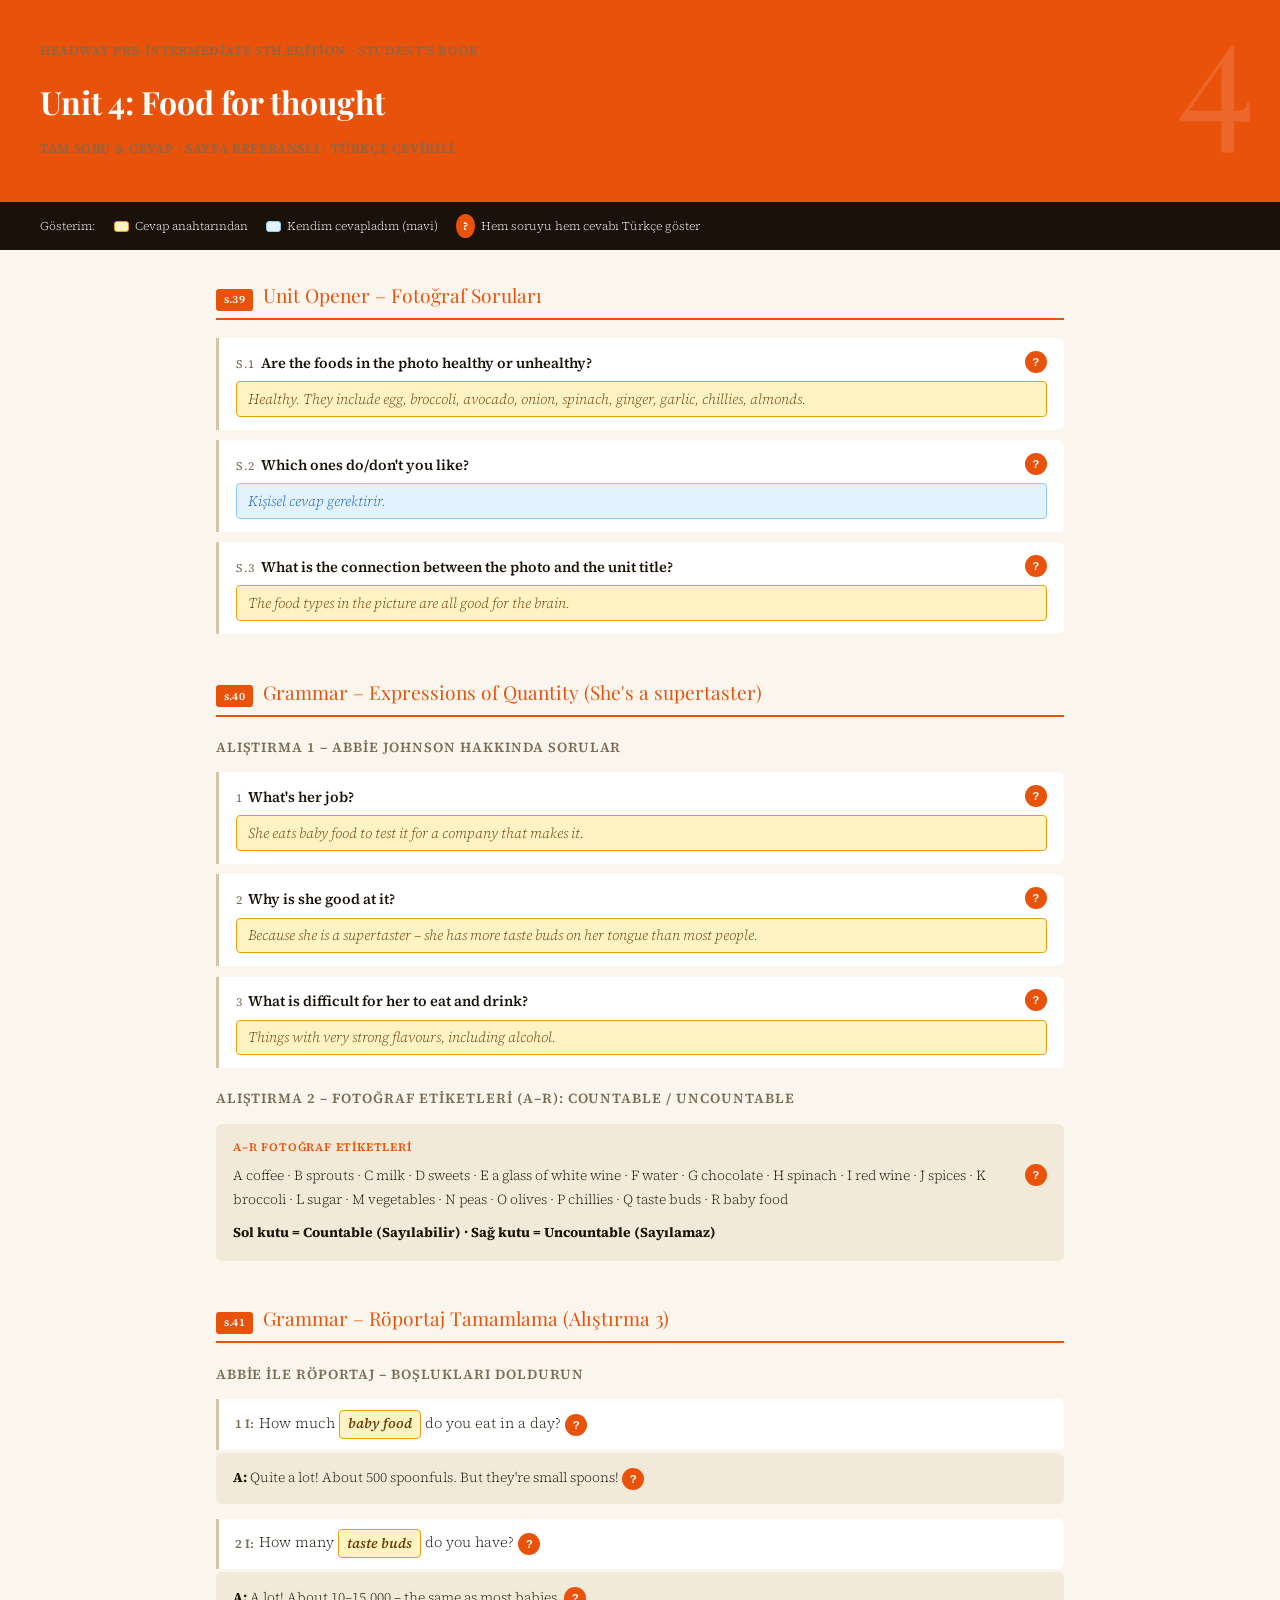
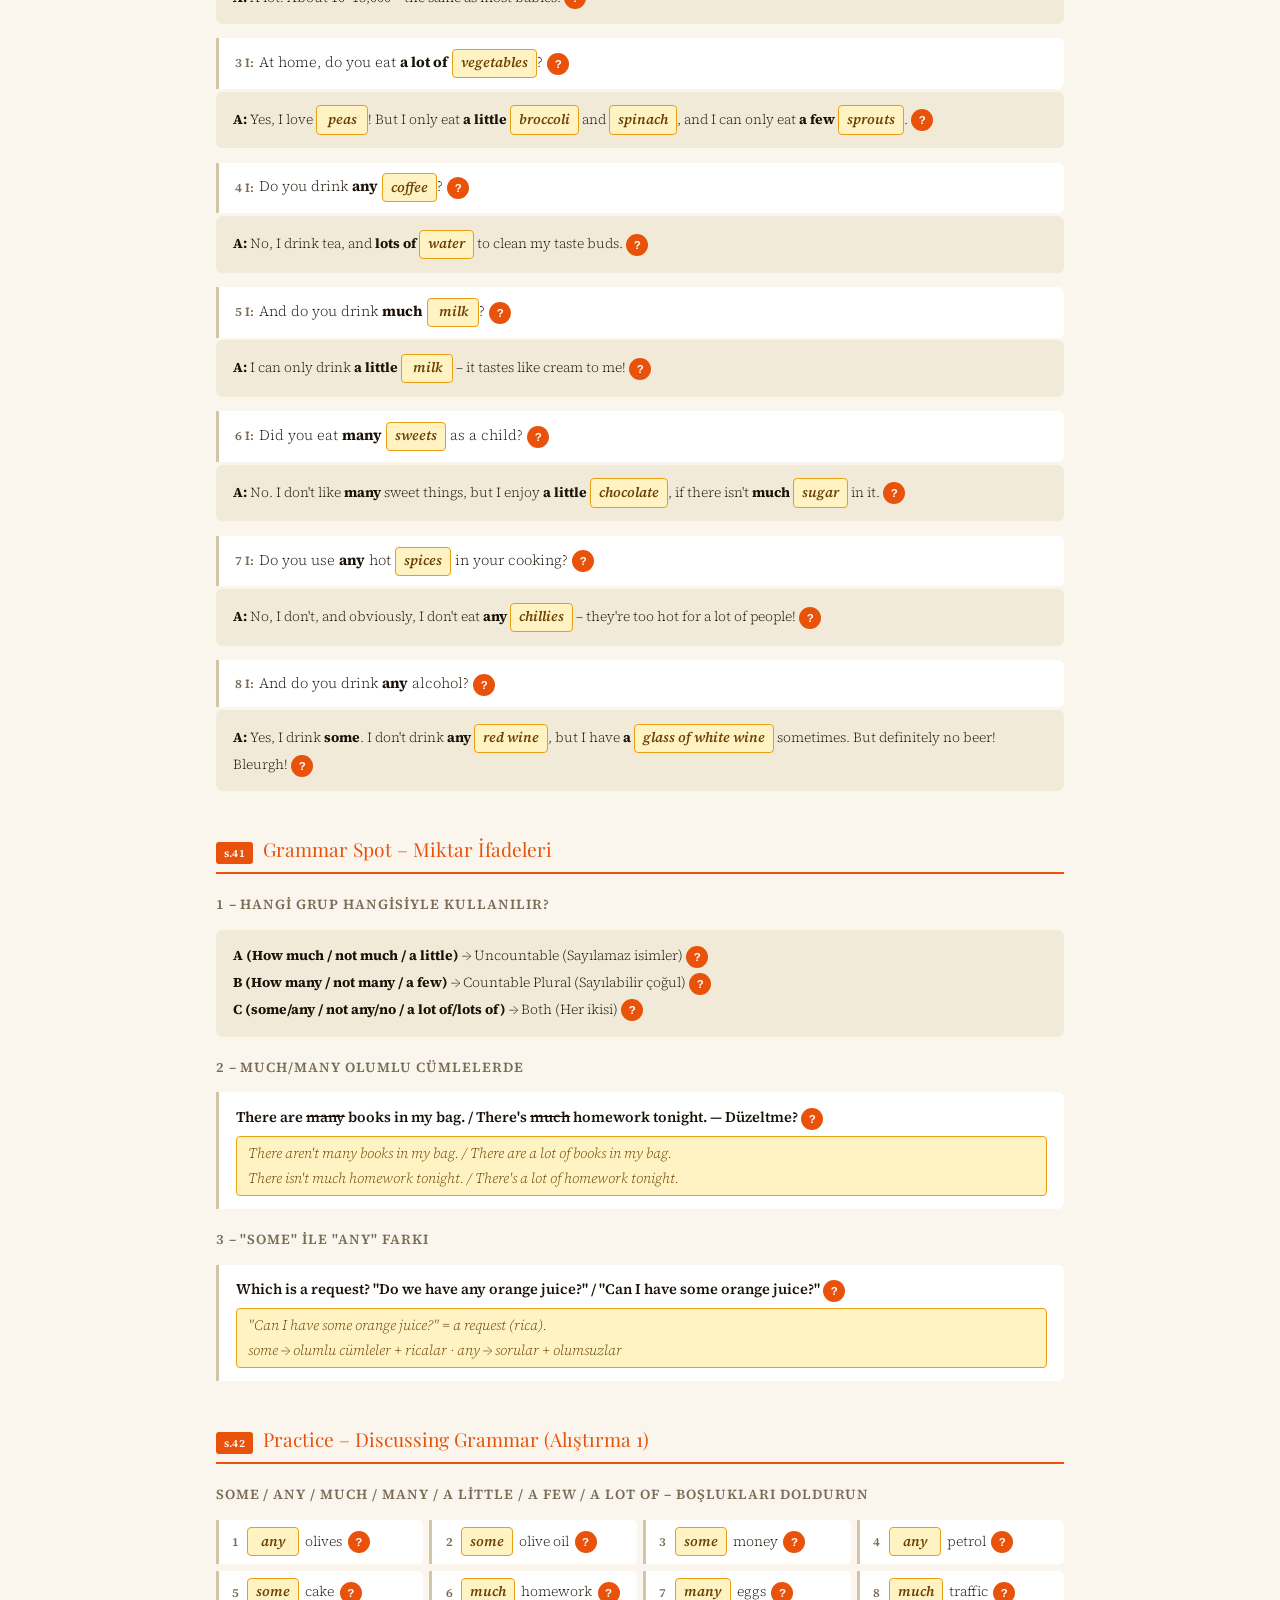
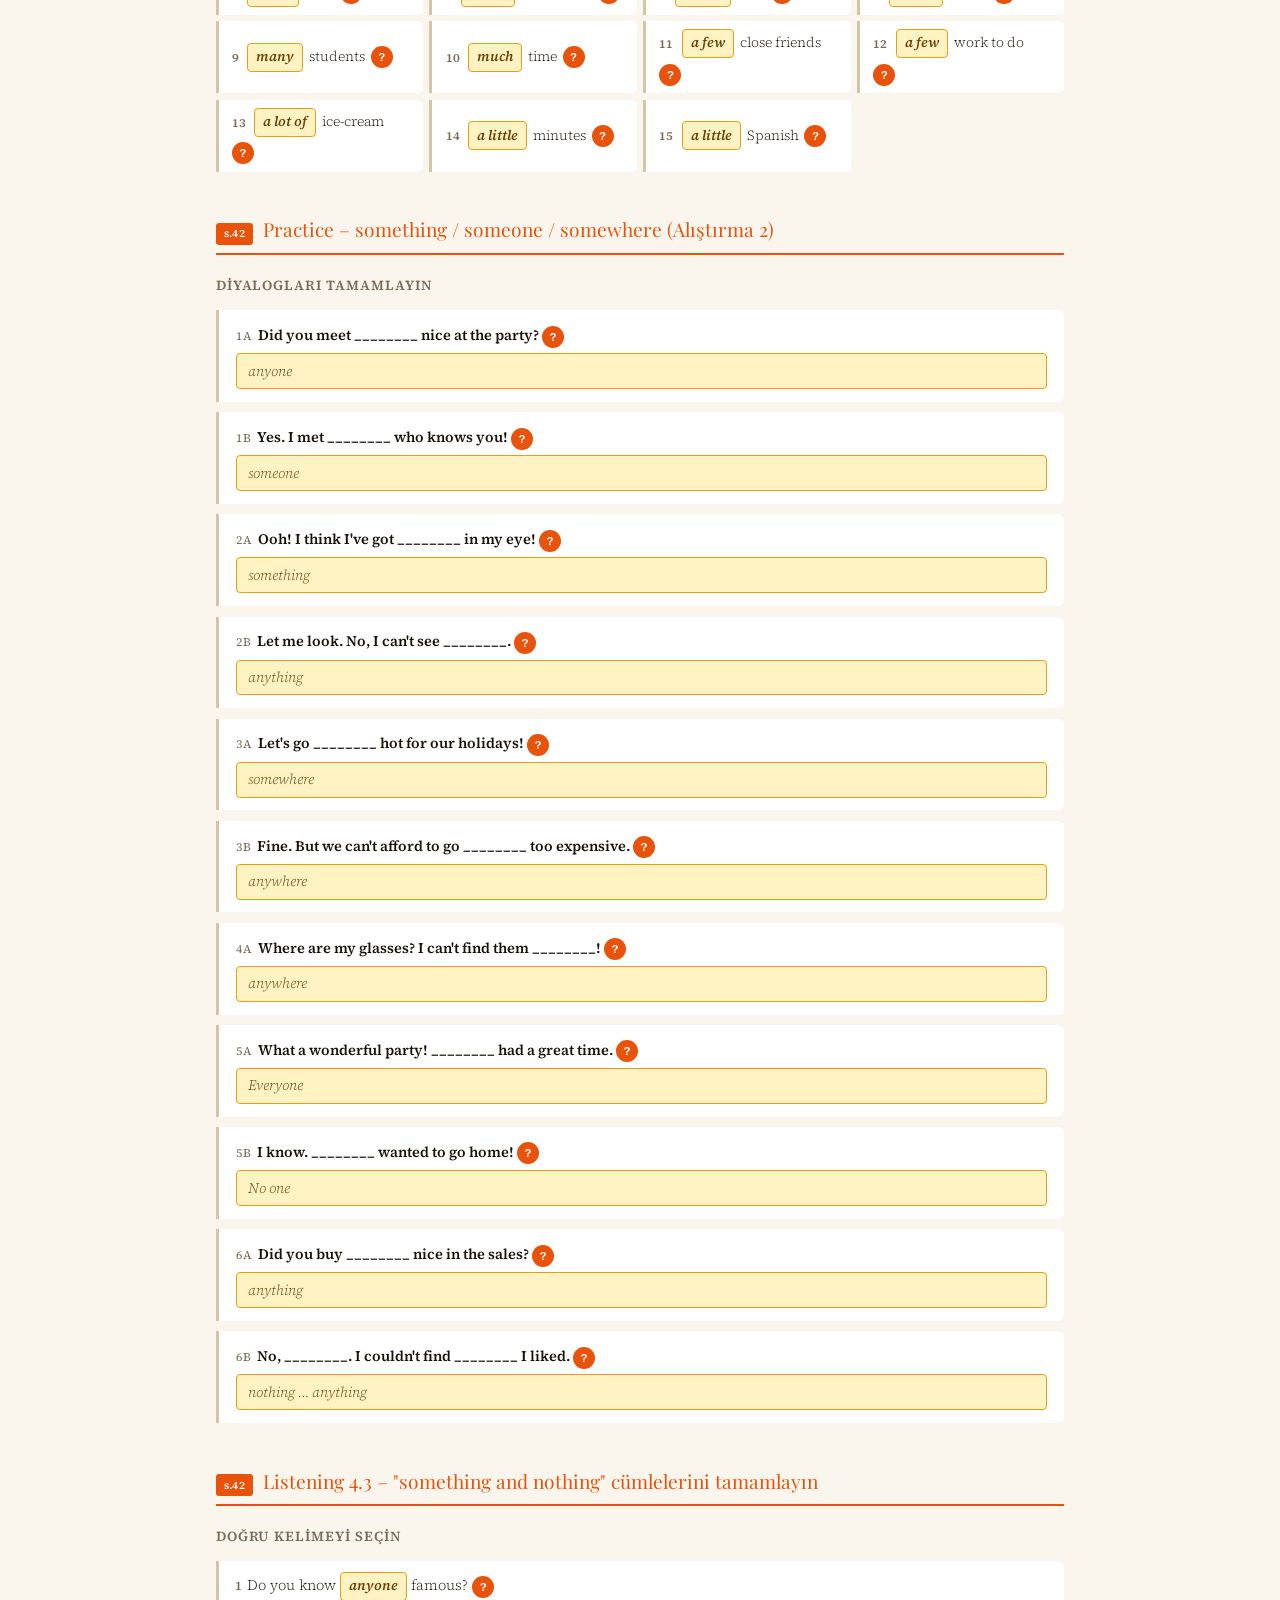
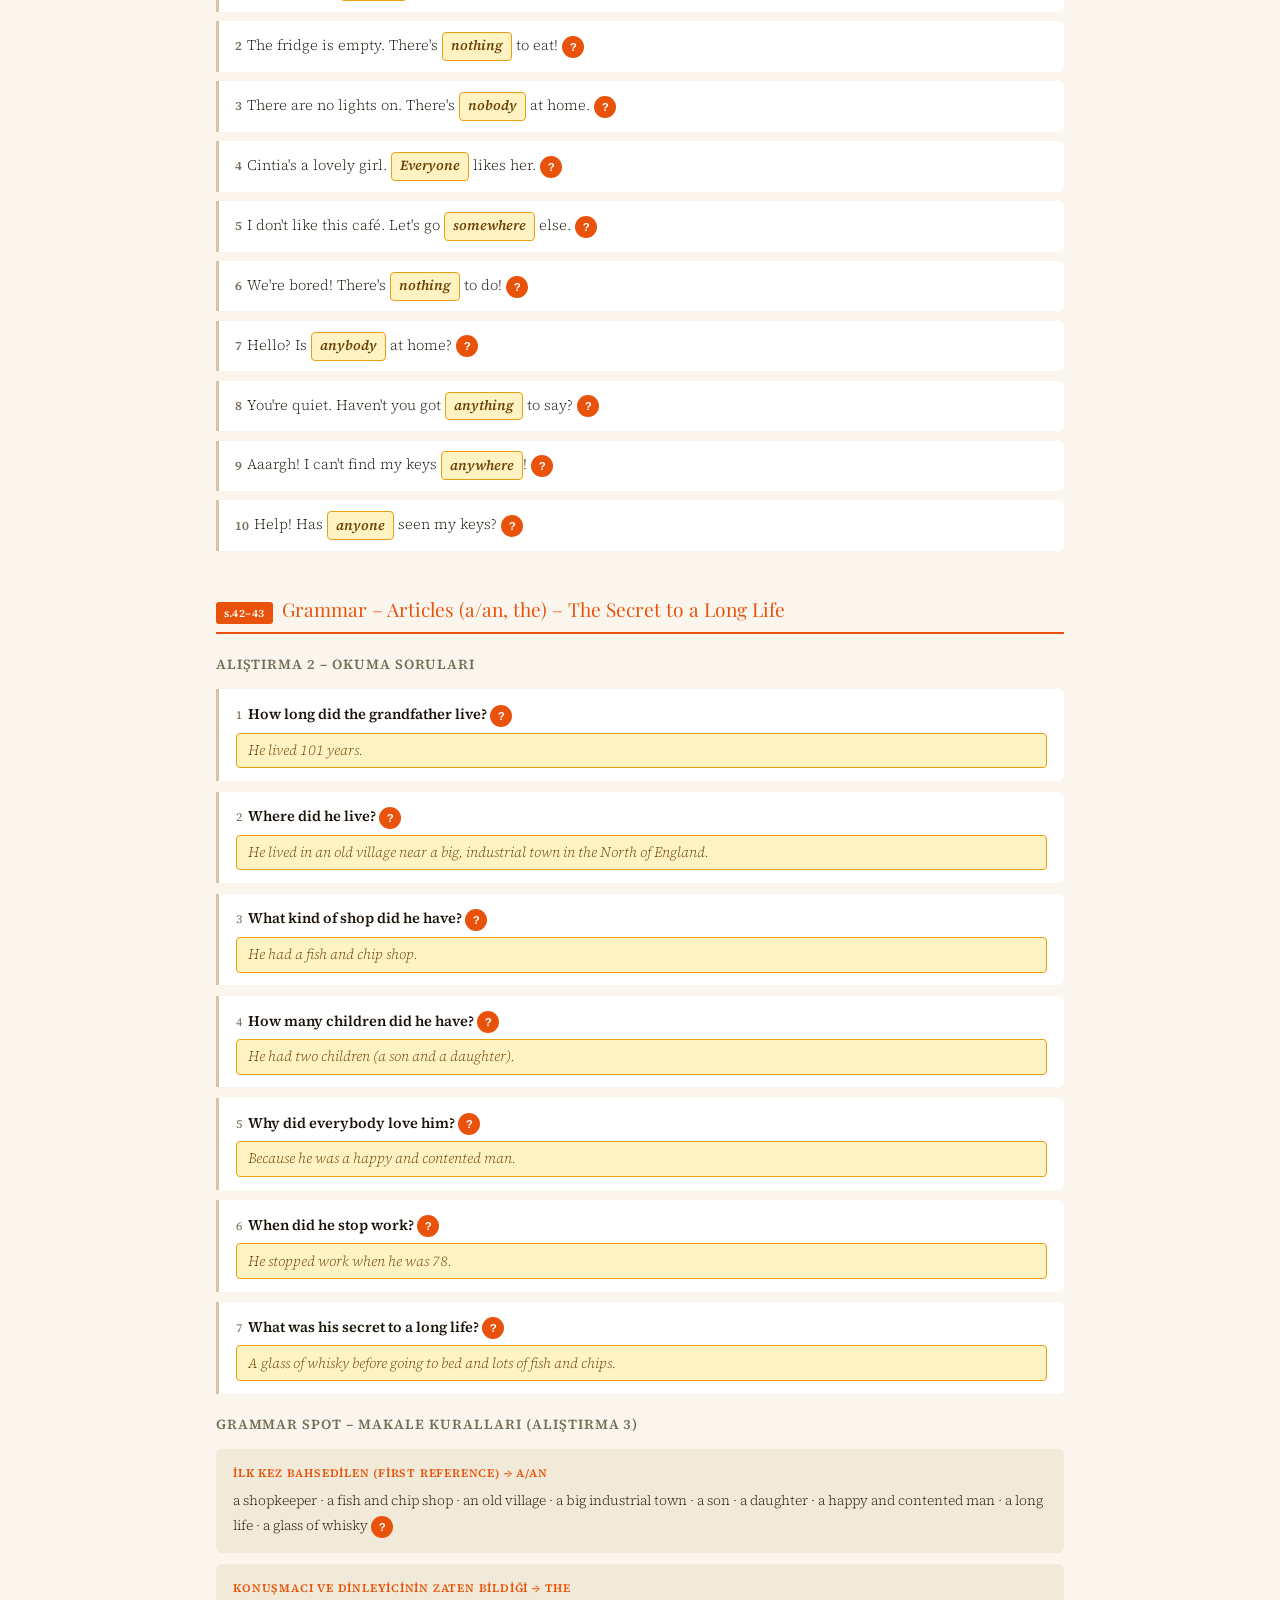
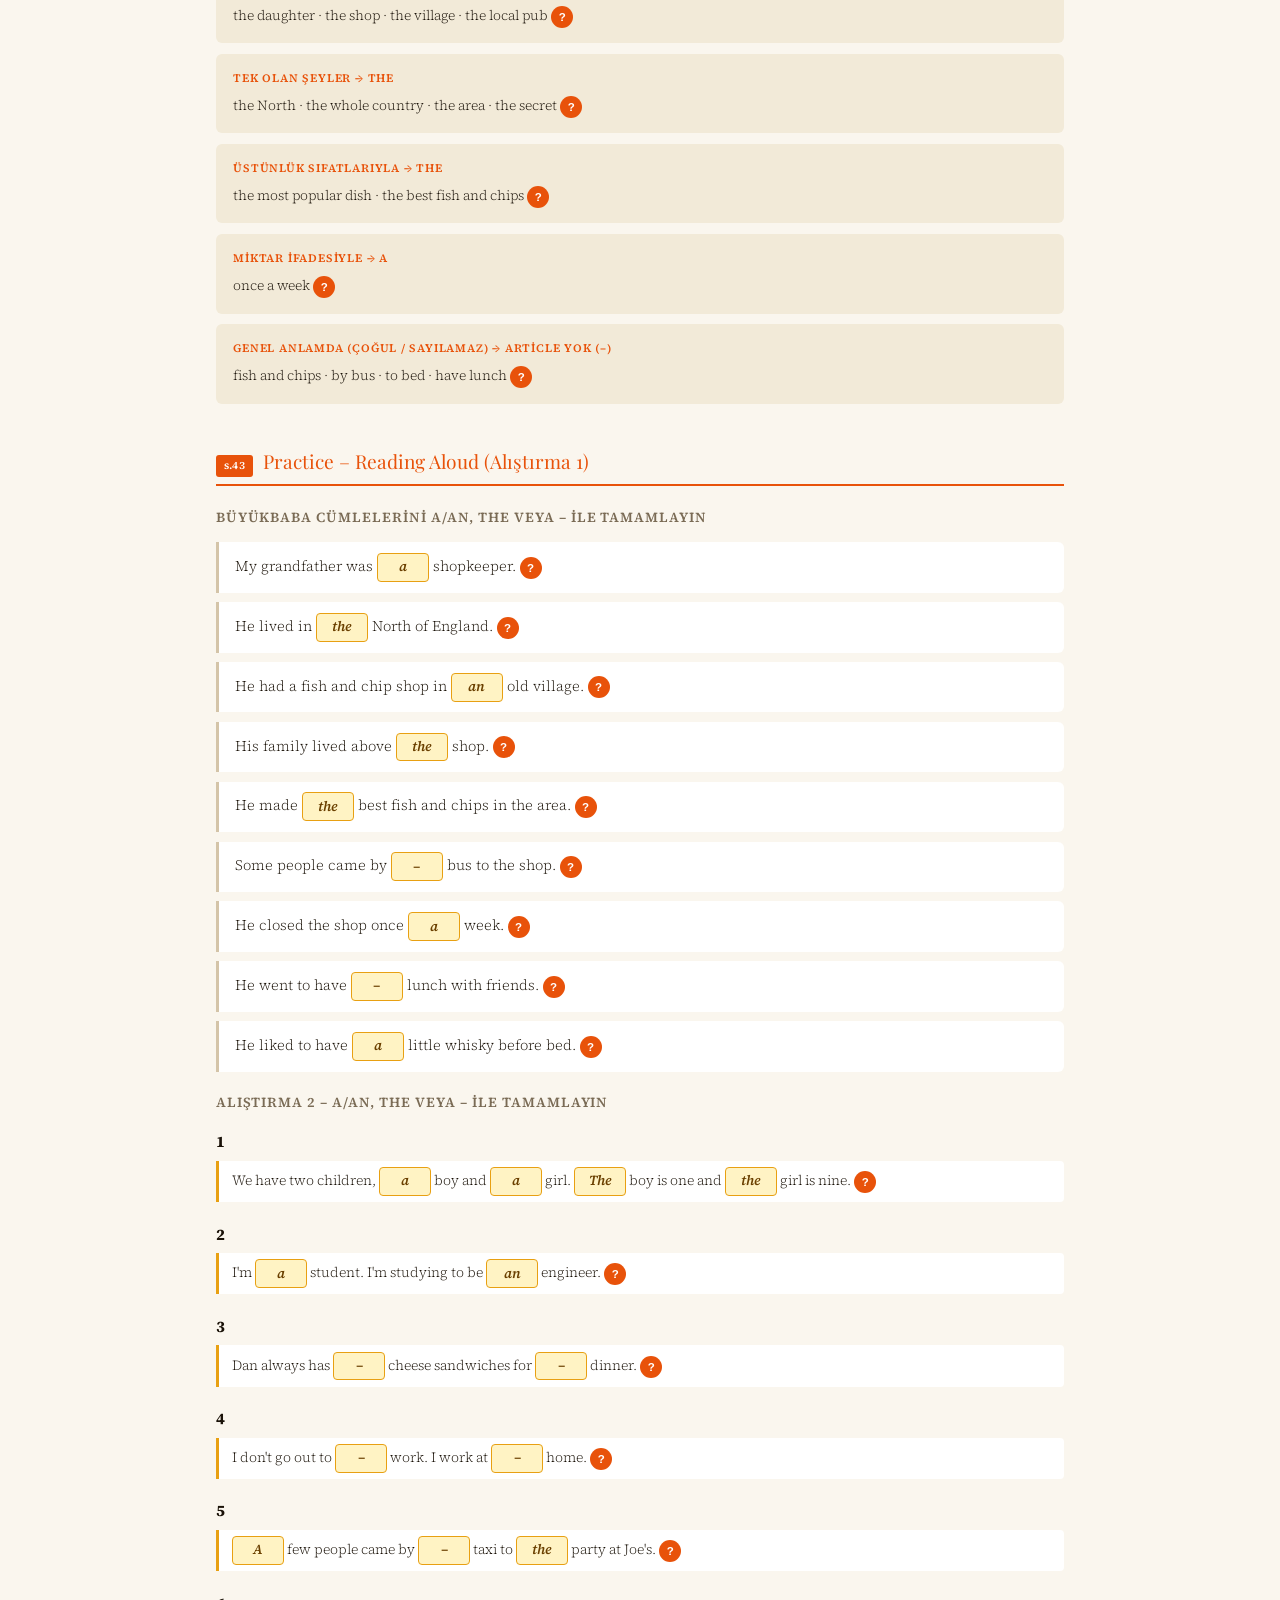
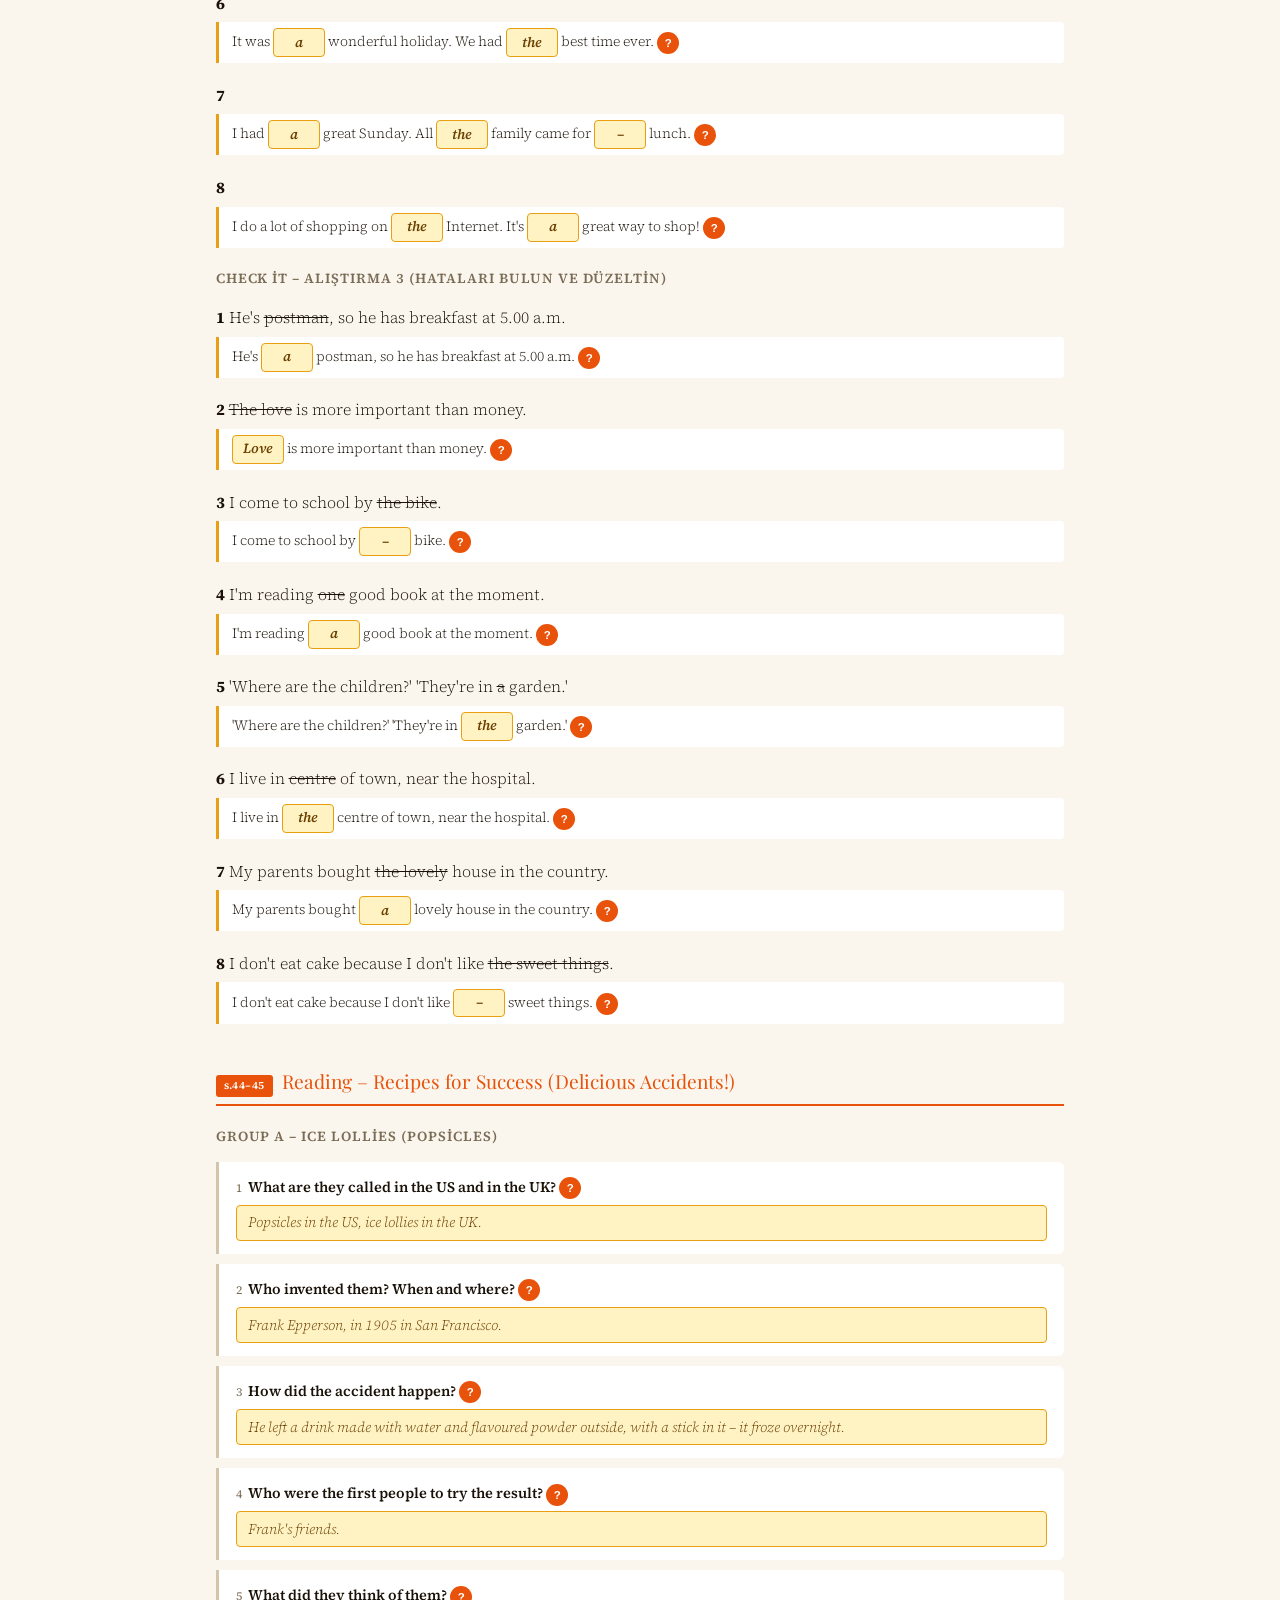
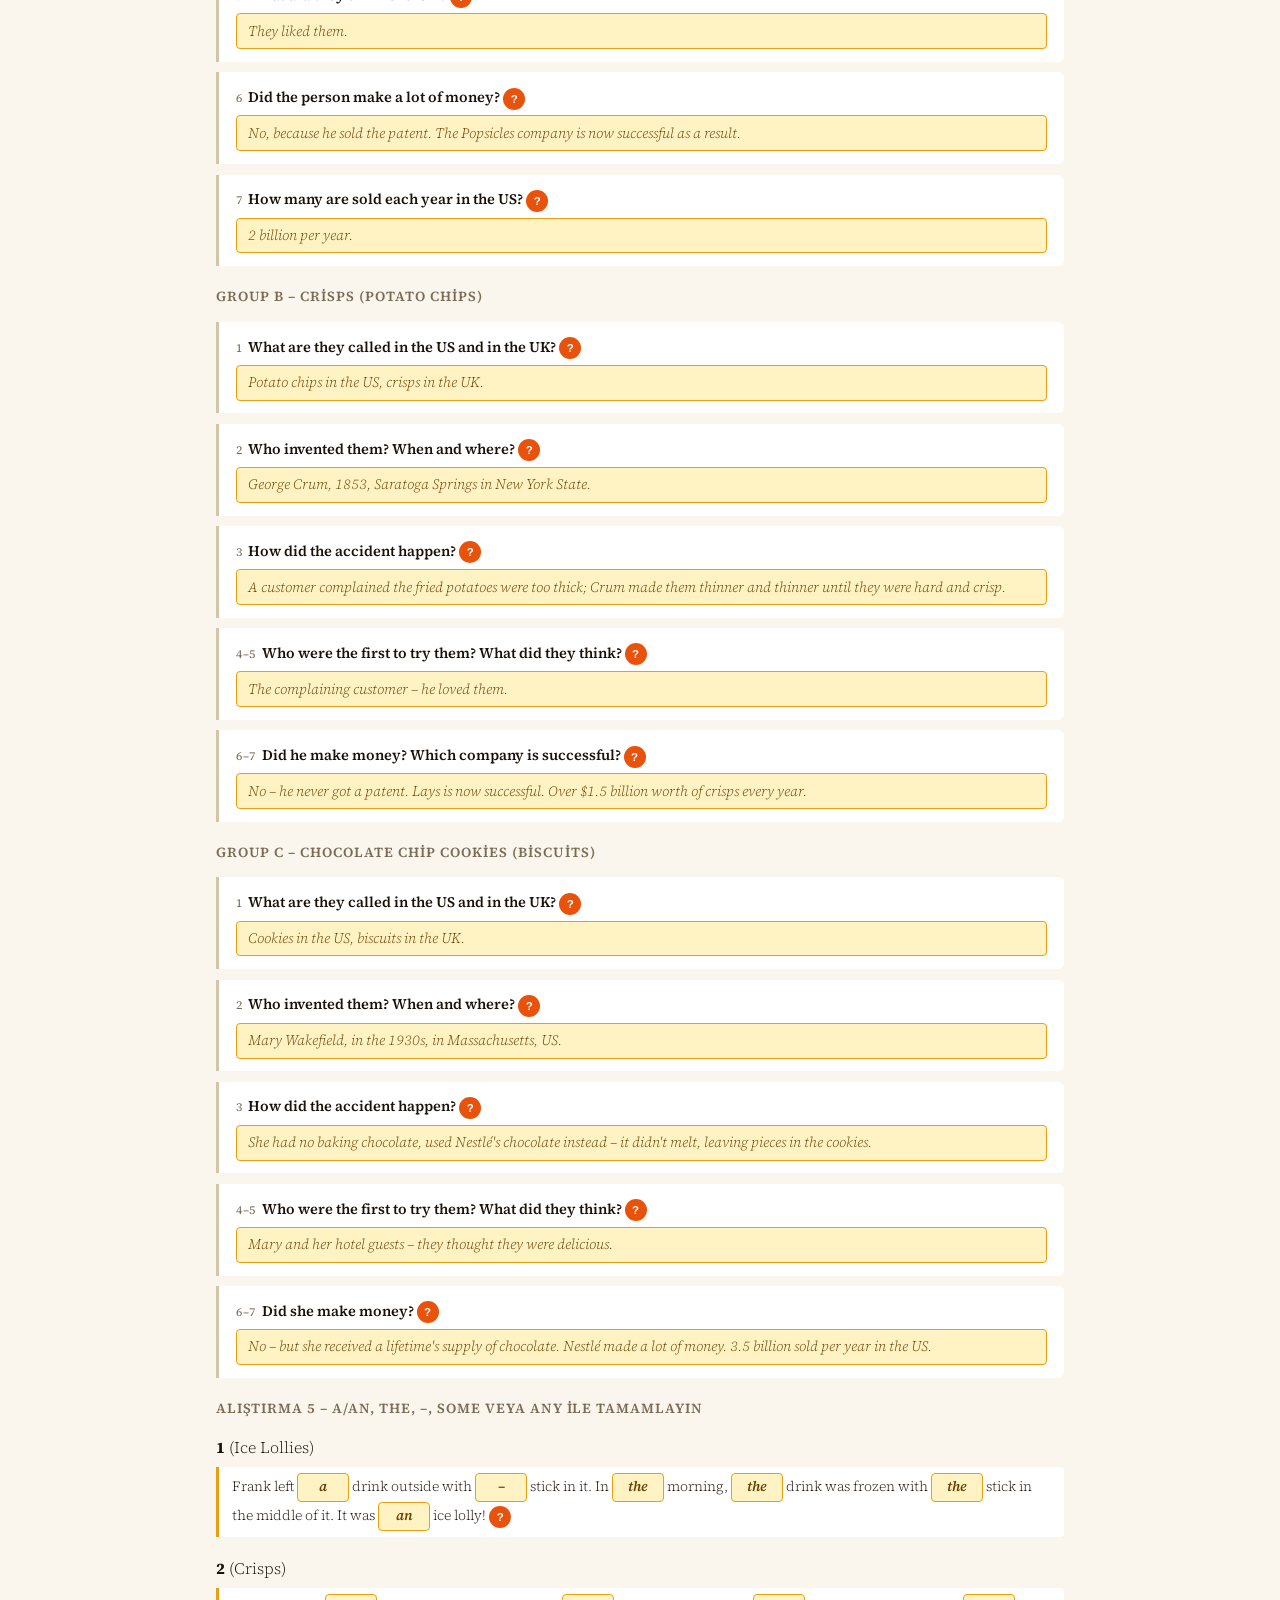
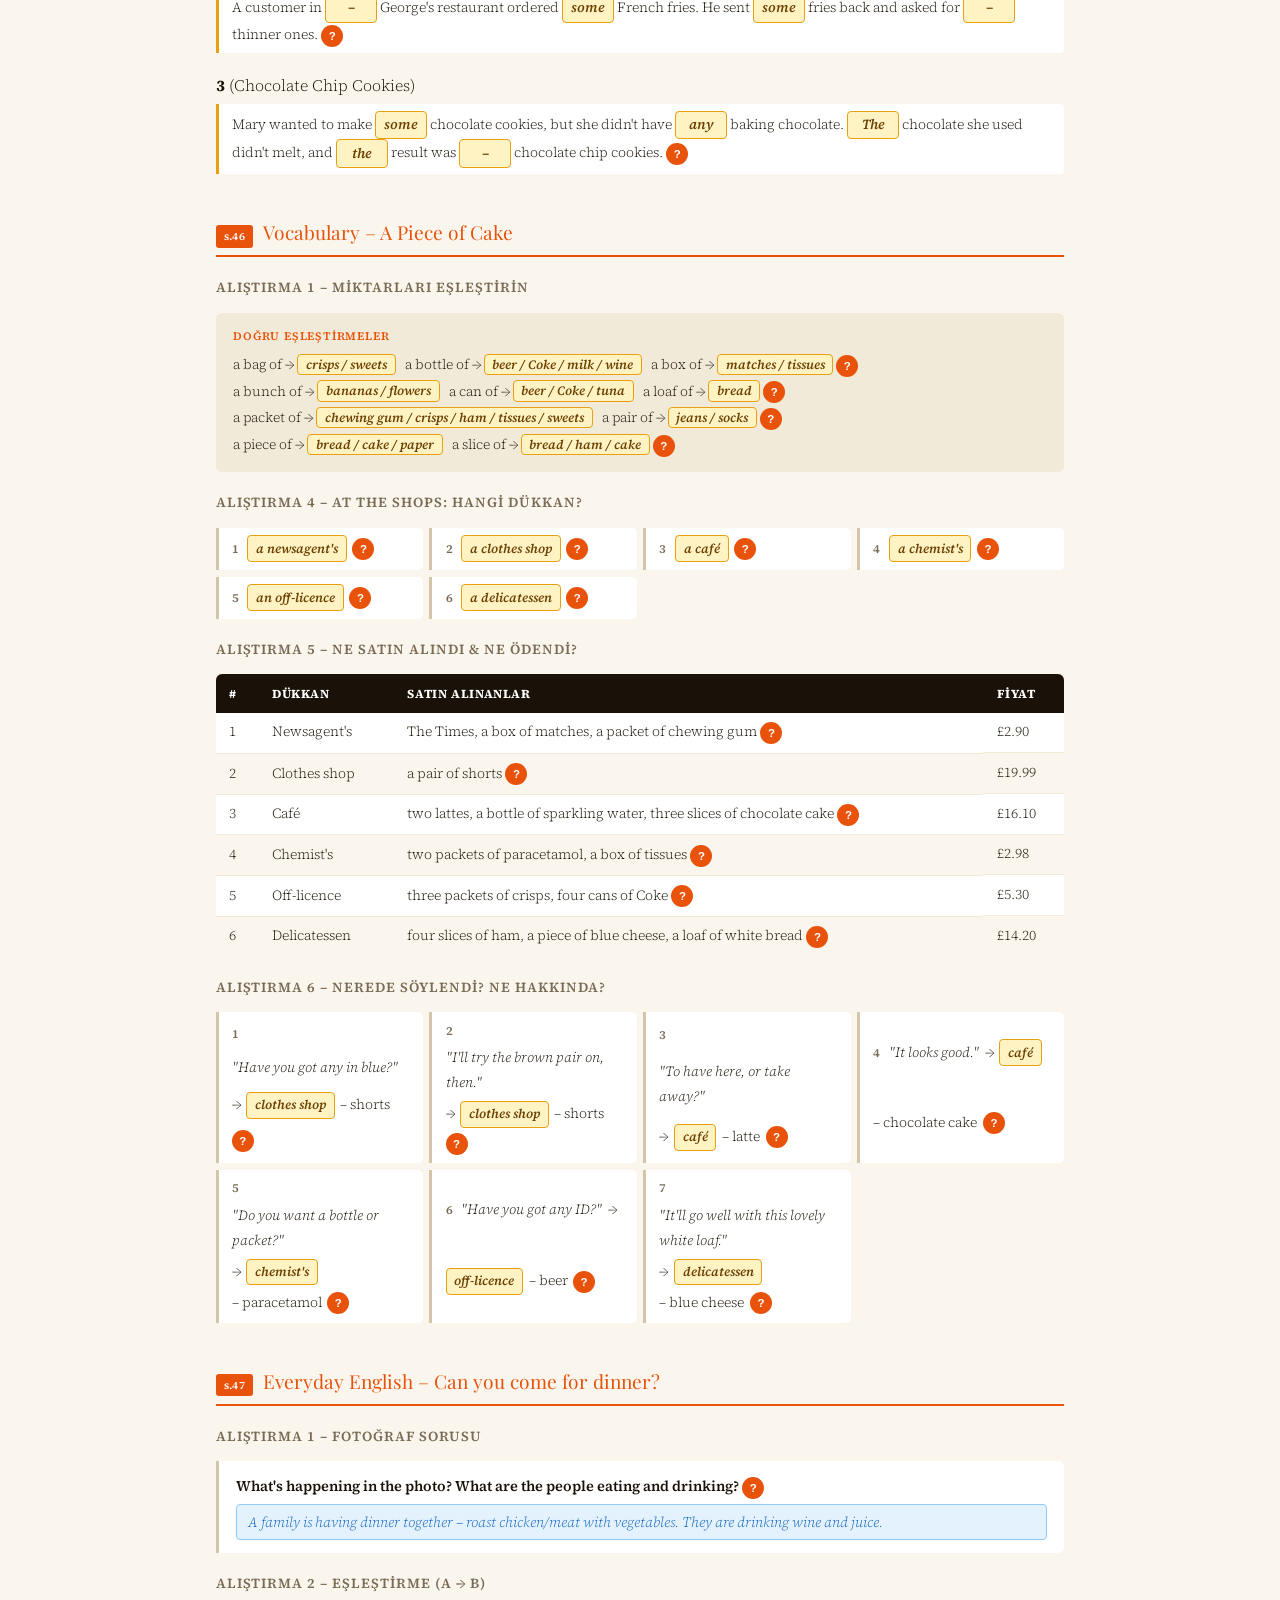
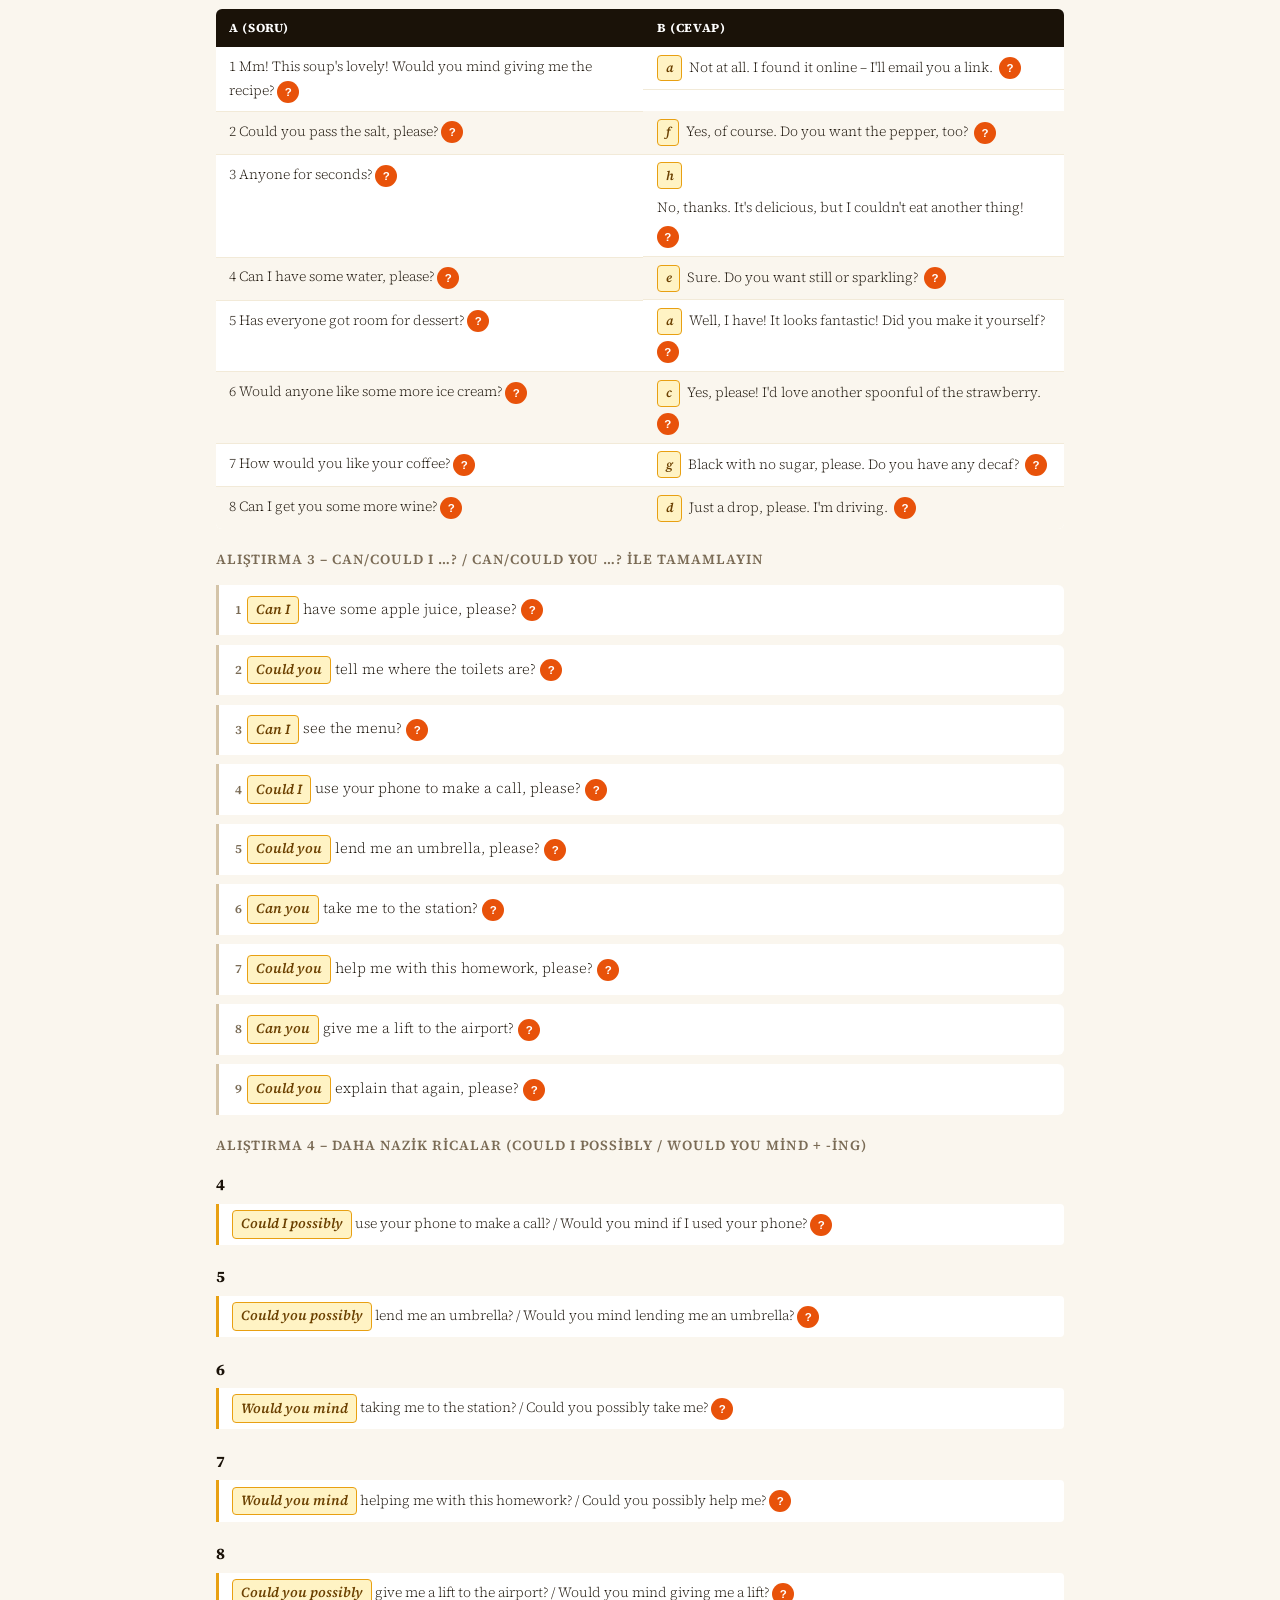
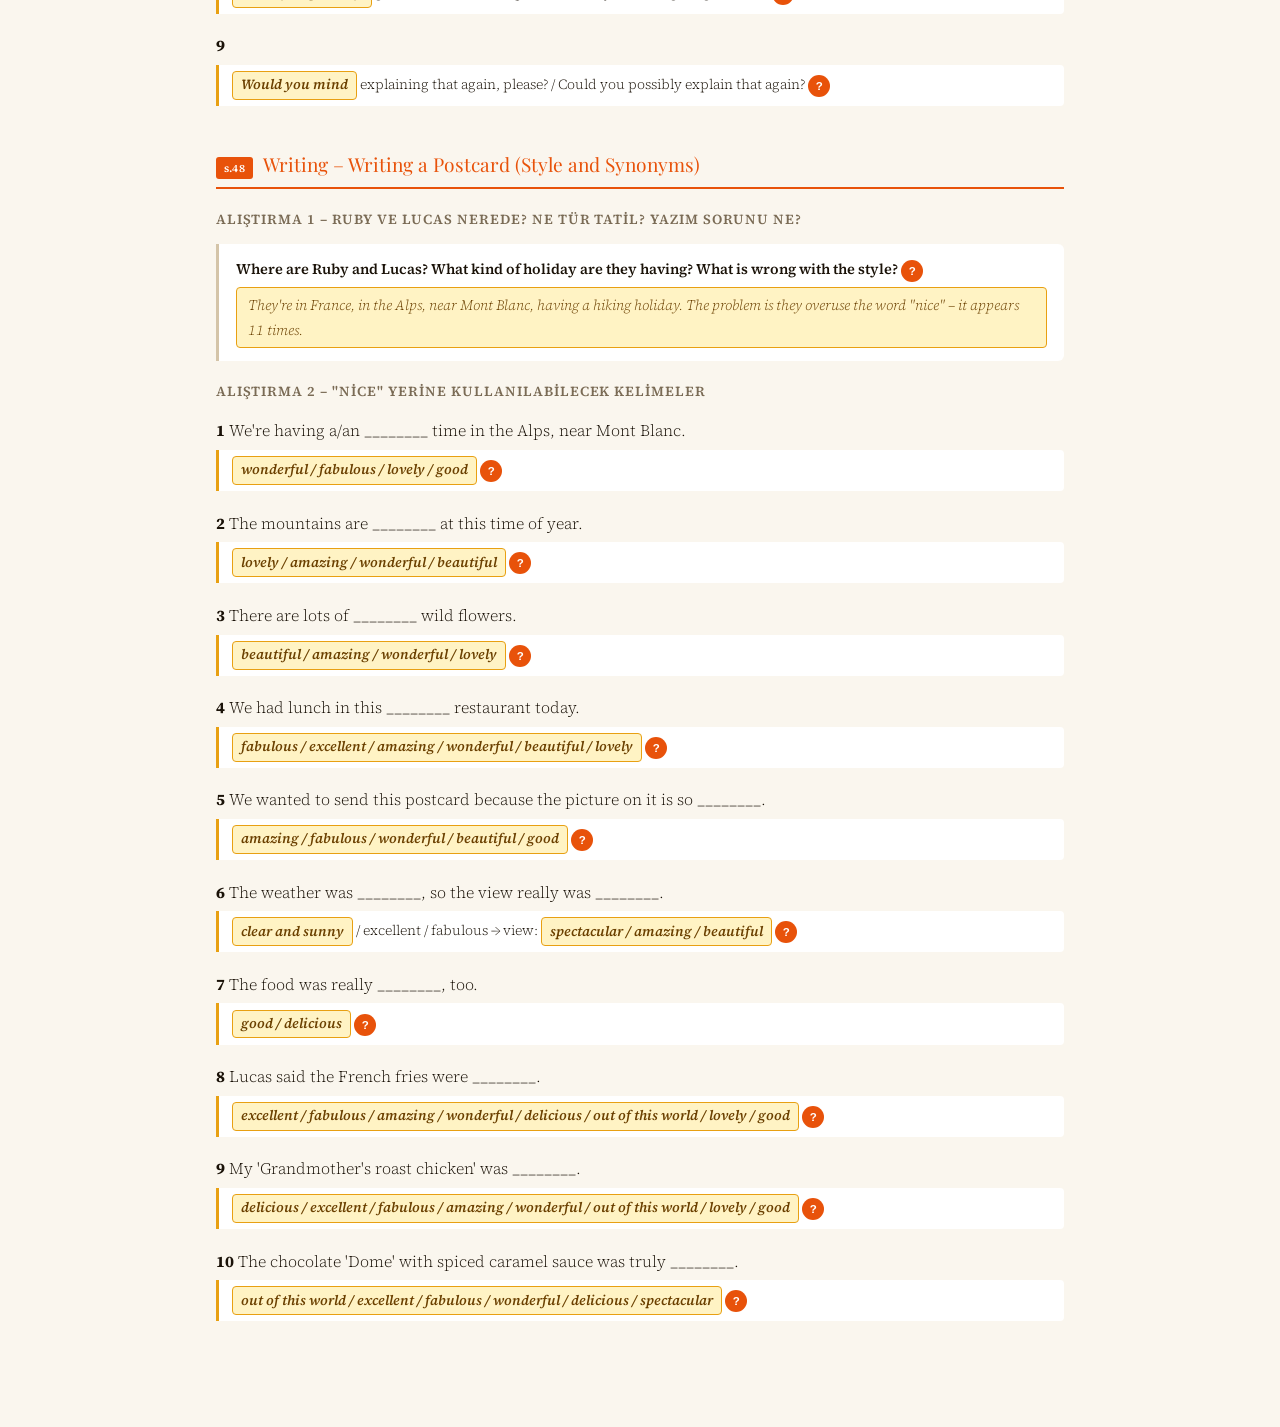
<file: hw4.html>
<!DOCTYPE html>
<html lang="tr">
<head>
<meta charset="UTF-8">
<meta name="viewport" content="width=device-width, initial-scale=1.0">
<title>Headway Unit 4 – Food for thought</title>
<link href="https://fonts.googleapis.com/css2?family=Playfair+Display:wght@700&family=Source+Serif+4:ital,wght@0,300;0,400;0,600;1,300&display=swap" rel="stylesheet">
<style>
  :root {
    --orange:#E8520A; --dark:#1A1208; --cream:#FAF6EE; --warm:#F2EAD8; --muted:#7A6B55;
    --ans-bg:#FFF3C4; --ans-border:#E8A012; --ans-text:#6B4000;
    --self-bg:#E3F2FD; --self-border:#90CAF9; --self-color:#1565C0;
    --line:#D4C4A8;
    --true-bg:#E8F5E9; --true-b:#66BB6A; --true-t:#1B5E20;
    --false-bg:#FFEBEE; --false-b:#EF9A9A;
  }
  *{box-sizing:border-box;margin:0;padding:0}
  body{background:var(--cream);color:var(--dark);font-family:'Source Serif 4',Georgia,serif;font-weight:300;line-height:1.75}

  .hdr{background:var(--orange);color:#fff;padding:2.2rem 2.5rem 1.8rem;position:relative;overflow:hidden}
  .hdr::after{content:'4';position:absolute;right:1.5rem;top:-1rem;font-family:'Playfair Display',serif;font-size:10rem;opacity:.13;line-height:1}
  .hdr h1{font-family:'Playfair Display',serif;font-size:2rem}
  .hdr .sub{font-size:.8rem;opacity:.85;margin-top:.3rem;letter-spacing:.05em;text-transform:uppercase}

  .legend{display:flex;gap:1.1rem;padding:.8rem 2.5rem;background:var(--dark);color:#fff;font-size:.74rem;align-items:center;flex-wrap:wrap}
  .li{display:flex;align-items:center;gap:.4rem}
  .lb{width:15px;height:11px;border-radius:3px}
  .lb.a{background:var(--ans-bg);border:1.5px solid var(--ans-border)}
  .lb.s{background:var(--self-bg);border:1.5px solid var(--self-border)}

  .wrap{max-width:900px;margin:0 auto;padding:1.8rem 1.6rem 4rem}

  .sec{margin-bottom:2.6rem}
  .sec-title{font-family:'Playfair Display',serif;font-size:1.2rem;color:var(--orange);border-bottom:2px solid var(--orange);padding-bottom:.35rem;margin-bottom:1.1rem;display:flex;align-items:baseline;gap:.6rem;flex-wrap:wrap}
  .pg{font-family:'Source Serif 4',serif;font-size:.68rem;font-weight:600;background:var(--orange);color:#fff;padding:.1rem .5rem;border-radius:3px;letter-spacing:.04em;white-space:nowrap}
  .sub{font-weight:600;font-size:.87rem;color:var(--muted);text-transform:uppercase;letter-spacing:.07em;margin-bottom:.75rem;margin-top:1.2rem}

  /* QA block */
  .qa{background:#fff;border-left:3px solid var(--line);border-radius:0 6px 6px 0;padding:.8rem 1.1rem;margin-bottom:.65rem}
  .q{font-size:.91rem;font-weight:600;margin-bottom:.28rem;display:flex;align-items:flex-start;gap:.4rem;flex-wrap:wrap}
  .q-text{flex:1}
  .ql{color:var(--muted);font-size:.74rem;font-weight:400;margin-right:.35rem;text-transform:uppercase;letter-spacing:.05em}
  
  .ans-row{display:flex;align-items:flex-start;gap:.4rem;flex-wrap:wrap;margin-top:.3rem}
  .ans{background:var(--ans-bg);border:1.5px solid var(--ans-border);border-radius:4px;padding:.28rem .65rem;font-size:.89rem;color:var(--ans-text);font-style:italic;flex:1}
  .ans.s{background:var(--self-bg);border-color:var(--self-border);color:var(--self-color)}

  /* BLANK */
  .bl{font-size:.91rem;margin-bottom:.58rem;background:#fff;border-left:3px solid var(--line);border-radius:0 6px 6px 0;padding:.68rem 1rem;display:flex;align-items:flex-start;gap:.5rem;flex-wrap:wrap}
  .bl-text{flex:1}
  .bn{font-weight:600;color:var(--muted);margin-right:.35rem;font-size:.78rem}
  .fi{background:var(--ans-bg);border:1.5px solid var(--ans-border);border-radius:4px;padding:.08rem .5rem;color:var(--ans-text);font-style:italic;font-weight:600;display:inline-block;min-width:52px;text-align:center;font-size:.87rem}
  .fi.s{background:var(--self-bg);border-color:var(--self-border);color:var(--self-color)}

  /* GRID */
  .grid{display:grid;grid-template-columns:repeat(auto-fill,minmax(185px,1fr));gap:.42rem;margin-bottom:.7rem}
  .gi{background:#fff;border-left:3px solid var(--line);border-radius:0 5px 5px 0;padding:.48rem .82rem;font-size:.87rem;display:flex;align-items:center;gap:.35rem;flex-wrap:wrap}
  .gi.s{border-left-color:var(--self-border);background:var(--self-bg);color:var(--self-color)}
  .gi .n{font-weight:600;color:var(--muted);font-size:.76rem;margin-right:.2rem}

  /* EXAMPLE BOX */
  .ex{background:var(--warm);border-radius:6px;padding:.85rem 1.1rem;margin-bottom:.68rem;font-size:.86rem;line-height:1.78}
  .ex.s{background:var(--self-bg);border:1px solid var(--self-border);color:var(--self-color)}
  .exl{font-weight:600;color:var(--orange);text-transform:uppercase;font-size:.71rem;letter-spacing:.07em;margin-bottom:.32rem}
  .ex.s .exl{color:var(--self-color)}
  .ei{display:flex;align-items:flex-start;gap:.4rem;padding:.07rem 0;flex-wrap:wrap}
  .ei-text{flex:1}

  /* TABLE */
  .tbl{width:100%;border-collapse:collapse;font-size:.87rem;background:#fff;border-radius:6px;overflow:hidden;margin-bottom:.85rem}
  .tbl thead{background:var(--dark);color:#fff}
  .tbl th{padding:.52rem .85rem;text-align:left;font-size:.77rem;text-transform:uppercase;letter-spacing:.05em}
  .tbl td{padding:.48rem .85rem;border-bottom:1px solid var(--warm);vertical-align:top}
  .tbl tr:last-child td{border-bottom:none}
  .tbl tr:nth-child(even) td{background:var(--cream)}
  .tbl td:last-child{display:flex;align-items:center;gap:.4rem;flex-wrap:wrap}
  .tag{background:var(--ans-bg);border:1.5px solid var(--ans-border);border-radius:4px;padding:.08rem .48rem;font-size:.8rem;color:var(--ans-text);font-weight:600;font-style:italic}
  .tag.s{background:var(--self-bg);border-color:var(--self-border);color:var(--self-color)}

  /* VARIANT */
  .vg{margin-bottom:1.1rem}
  .vr{background:#fff;border-left:3px solid var(--ans-border);padding:.38rem .85rem;font-size:.87rem;border-radius:0 4px 4px 0;margin-top:.35rem;display:flex;align-items:flex-start;gap:.4rem;flex-wrap:wrap}
  .vr-text{flex:1}
  .vr.s{border-left-color:var(--self-border);background:var(--self-bg);color:var(--self-color)}

  /* TRANSLATE BUTTON */
  .tb{display:inline-flex;align-items:center;justify-content:center;width:22px;height:22px;background:var(--orange);color:#fff;border:none;border-radius:50%;cursor:pointer;font-size:.72rem;font-weight:700;flex-shrink:0;transition:background .2s;vertical-align:middle}
  .tb:hover{background:#c43d00}
  .tb.s{background:var(--self-color)}
  .tb.s:hover{background:#0d47a1}

  /* MODAL */
  .modal-overlay{display:none;position:fixed;inset:0;background:rgba(0,0,0,.5);z-index:1000;align-items:center;justify-content:center}
  .modal-overlay.open{display:flex}
  .modal{background:#fff;border-radius:10px;padding:1.8rem 2rem;max-width:540px;width:92%;max-height:82vh;overflow-y:auto;position:relative;box-shadow:0 8px 40px rgba(0,0,0,.22)}
  .modal h3{font-family:'Playfair Display',serif;color:var(--orange);font-size:1.05rem;margin-bottom:.85rem;padding-right:2rem}
  .modal-section{margin-bottom:.9rem}
  .modal-section-title{font-size:.72rem;font-weight:700;text-transform:uppercase;letter-spacing:.06em;color:var(--muted);margin-bottom:.3rem}
  .modal-section-body{font-size:.93rem;line-height:1.72;color:var(--dark);background:var(--cream);padding:.5rem .75rem;border-radius:5px}
  .modal-section-body.ans-style{background:var(--ans-bg);color:var(--ans-text);font-style:italic}
  .modal .close{position:absolute;top:.9rem;right:1rem;background:none;border:none;font-size:1.4rem;cursor:pointer;color:var(--muted);line-height:1}
  .modal .close:hover{color:var(--dark)}

  @media(max-width:580px){.grid{grid-template-columns:1fr 1fr}}
</style>
</head>
<body>

<!-- MODAL -->
<div class="modal-overlay" id="modal">
  <div class="modal">
    <button class="close" onclick="closeModal()">×</button>
    <h3 id="modal-title">Türkçe Çeviri</h3>
    <div class="modal-section" id="modal-q-wrap">
      <div class="modal-section-title">🇬🇧 Soru / İfade</div>
      <div class="modal-section-body" id="modal-q"></div>
    </div>
    <div class="modal-section" id="modal-q-tr-wrap">
      <div class="modal-section-title">🇹🇷 Türkçesi</div>
      <div class="modal-section-body" id="modal-q-tr"></div>
    </div>
    <div class="modal-section" id="modal-a-wrap">
      <div class="modal-section-title">✅ Cevap (İngilizce)</div>
      <div class="modal-section-body ans-style" id="modal-a"></div>
    </div>
    <div class="modal-section" id="modal-a-tr-wrap">
      <div class="modal-section-title">🇹🇷 Cevabın Türkçesi</div>
      <div class="modal-section-body ans-style" id="modal-a-tr"></div>
    </div>
  </div>
</div>

<div class="hdr">
  <div class="sub">Headway Pre-intermediate 5th Edition · Student's Book</div>
  <h1>Unit 4: Food for thought</h1>
  <div class="sub" style="margin-top:.5rem">Tam Soru &amp; Cevap · Sayfa Referanslı · Türkçe Çevirili</div>
</div>

<div class="legend">
  <span>Gösterim:</span>
  <span class="li"><span class="lb a"></span>Cevap anahtarından</span>
  <span class="li"><span class="lb s"></span>Kendim cevapladım (mavi)</span>
  <span class="li"><span style="background:var(--orange);color:#fff;padding:.1rem .45rem;border-radius:50%;font-size:.72rem;font-weight:700">?</span>Hem soruyu hem cevabı Türkçe göster</span>
</div>

<div class="wrap">

<!-- ══════════════════════════════════════════
     UNIT OPENER (s.39)
══════════════════════════════════════════ -->
<div class="sec">
  <div class="sec-title"><span class="pg">s.39</span>Unit Opener – Fotoğraf Soruları</div>

  <div class="qa">
    <div class="q">
      <span class="q-text"><span class="ql">S.1</span>Are the foods in the photo healthy or unhealthy?</span>
      <button class="tb" onclick="tr('Unit Opener S.1','Are the foods in the photo healthy or unhealthy?','Fotoğraftaki yiyecekler sağlıklı mı yoksa sağlıksız mı?','Healthy. They include egg, broccoli, avocado, onion, spinach, ginger, garlic, chillies, almonds.','Sağlıklı. Yumurta, brokoli, avokado, soğan, ıspanak, zencefil, sarımsak, biber ve badem içermektedir.')">?</button>
    </div>
    <div class="ans-row">
      <div class="ans">Healthy. They include egg, broccoli, avocado, onion, spinach, ginger, garlic, chillies, almonds.</div>
    </div>
  </div>

  <div class="qa">
    <div class="q">
      <span class="q-text"><span class="ql">S.2</span>Which ones do/don't you like?</span>
      <button class="tb" onclick="tr('Unit Opener S.2','Which ones do/don\'t you like?','Hangilerini seviyorsunuz / sevmiyorsunuz?','Students\' own answers.','Öğrencilerin kendi cevapları.')">?</button>
    </div>
    <div class="ans-row"><div class="ans s">Kişisel cevap gerektirir.</div></div>
  </div>

  <div class="qa">
    <div class="q">
      <span class="q-text"><span class="ql">S.3</span>What is the connection between the photo and the unit title?</span>
      <button class="tb" onclick="tr('Unit Opener S.3','What is the connection between the photo and the unit title?','Fotoğraf ile ünite başlığı arasındaki bağlantı nedir?','The food types in the picture are all good for the brain. (Food for thought = beyin için yiyecek / düşündürücü)','Resimdeki tüm yiyecekler beyin için iyidir. "Food for thought" hem "beyin için yiyecek" hem de "düşündürücü şey" anlamına gelir.')">?</button>
    </div>
    <div class="ans-row"><div class="ans">The food types in the picture are all good for the brain.</div></div>
  </div>
</div>

<!-- ══════════════════════════════════════════
     GRAMMAR – EXPRESSIONS OF QUANTITY (s.40)
══════════════════════════════════════════ -->
<div class="sec">
  <div class="sec-title"><span class="pg">s.40</span>Grammar – Expressions of Quantity (She's a supertaster)</div>

  <div class="sub">Alıştırma 1 – Abbie Johnson hakkında sorular</div>

  <div class="qa">
    <div class="q">
      <span class="q-text"><span class="ql">1</span>What's her job?</span>
      <button class="tb" onclick="tr('S.1','What is her job?','Onun işi nedir?','She eats baby food to test it for a company that makes it.','Üretilen bebek mamasını test etmek için bebek maması yiyor (bebek maması tadımcısı).')">?</button>
    </div>
    <div class="ans-row"><div class="ans">She eats baby food to test it for a company that makes it.</div></div>
  </div>

  <div class="qa">
    <div class="q">
      <span class="q-text"><span class="ql">2</span>Why is she good at it?</span>
      <button class="tb" onclick="tr('S.2','Why is she good at it?','Bu işte neden iyidir?','Because she is a supertaster – she has more taste buds on her tongue than most people.','Çünkü o bir "süper tadımcı" – dilinde çoğu insandan daha fazla tat alma tomurcuğu var.')">?</button>
    </div>
    <div class="ans-row"><div class="ans">Because she is a supertaster – she has more taste buds on her tongue than most people.</div></div>
  </div>

  <div class="qa">
    <div class="q">
      <span class="q-text"><span class="ql">3</span>What is difficult for her to eat and drink?</span>
      <button class="tb" onclick="tr('S.3','What is difficult for her to eat and drink?','Yemesi ve içmesi zor olan şeyler nelerdir?','Things with very strong flavours, including alcohol.','Alkol dahil çok güçlü aromalı şeyler.')">?</button>
    </div>
    <div class="ans-row"><div class="ans">Things with very strong flavours, including alcohol.</div></div>
  </div>

  <div class="sub">Alıştırma 2 – Fotoğraf etiketleri (A–R): Countable / Uncountable</div>
  <div class="ex">
    <div class="exl">A–R Fotoğraf etiketleri</div>
    <div class="ei"><span class="ei-text">A coffee · B sprouts · C milk · D sweets · E a glass of white wine · F water · G chocolate · H spinach · I red wine · J spices · K broccoli · L sugar · M vegetables · N peas · O olives · P chillies · Q taste buds · R baby food</span>
    <button class="tb" onclick="tr('Fotoğraf etiketleri A–R','A coffee B sprouts C milk D sweets E a glass of white wine F water G chocolate H spinach I red wine J spices K broccoli L sugar M vegetables N peas O olives P chillies Q taste buds R baby food','A kahve · B Brüksel lahanası · C süt · D şekerler · E bir bardak beyaz şarap · F su · G çikolata · H ıspanak · I kırmızı şarap · J baharatlar · K brokoli · L şeker · M sebzeler · N bezelye · O zeytinler · P biber (acı) · Q tat alma tomurcukları · R bebek maması','The box on the left is Countable and the box on the right is Uncountable.','Sol kutu Sayılabilir (Countable), sağ kutu ise Sayılamaz (Uncountable) isimlerdir.')">?</button></div>
    <div class="ei" style="margin-top:.4rem"><span class="ei-text"><strong>Sol kutu = Countable (Sayılabilir) · Sağ kutu = Uncountable (Sayılamaz)</strong></span></div>
  </div>
</div>

<!-- ══════════════════════════════════════════
     GRAMMAR – INTERVIEW (s.41)
══════════════════════════════════════════ -->
<div class="sec">
  <div class="sec-title"><span class="pg">s.41</span>Grammar – Röportaj Tamamlama (Alıştırma 3)</div>

  <div class="sub">Abbie ile röportaj – boşlukları doldurun</div>

  <div class="bl">
    <div class="bl-text"><span class="bn">1 I:</span>How much <span class="fi">baby food</span> do you eat in a day?
    <button class="tb" onclick="tr('Soru 1','How much baby food do you eat in a day?','Günde ne kadar bebek maması yiyorsunuz?','Quite a lot! About 500 spoonfuls. But they\'re small spoons!','Oldukça fazla! Yaklaşık 500 kaşık. Ama küçük kasıklar!')">?</button></div>
  </div>
  <div class="ex" style="margin-top:-.4rem;margin-bottom:.9rem"><span class="ei-text"><strong>A:</strong> Quite a lot! About 500 spoonfuls. But they're small spoons! <button class="tb" onclick="tr('Cevap 1','A: Quite a lot! About 500 spoonfuls. But they are small spoons!','Oldukça fazla! Yaklaşık 500 kaşık. Ama küçük kaşıklar!','','')">?</button></span></div>

  <div class="bl">
    <div class="bl-text"><span class="bn">2 I:</span>How many <span class="fi">taste buds</span> do you have?
    <button class="tb" onclick="tr('Soru 2','How many taste buds do you have?','Kaç tane tat alma tomurcuğunuz var?','A lot! About 10–15,000 – the same as most babies.','Çok! Yaklaşık 10.000–15.000 – çoğu bebek kadar.')">?</button></div>
  </div>
  <div class="ex" style="margin-top:-.4rem;margin-bottom:.9rem"><span class="ei-text"><strong>A:</strong> A lot! About 10–15,000 – the same as most babies. <button class="tb" onclick="tr('Cevap 2','A lot! About 10–15,000 – the same as most babies.','Çok! Yaklaşık 10.000–15.000 – çoğu bebekle aynı sayıda.')">?</button></span></div>

  <div class="bl">
    <div class="bl-text"><span class="bn">3 I:</span>At home, do you eat <strong>a lot of</strong> <span class="fi">vegetables</span>?
    <button class="tb" onclick="tr('Soru 3','At home, do you eat a lot of vegetables?','Evde çok sebze yer misiniz?','Yes, I love peas! But I only eat a little broccoli and spinach, and I can only eat a few sprouts.','Evet, bezelyeyi çok severim! Ama sadece biraz brokoli ve ıspanak yerim; Brüksel lahanasından da sadece birkaç tane yiyebiliyorum.')">?</button></div>
  </div>
  <div class="ex" style="margin-top:-.4rem;margin-bottom:.9rem"><span class="ei-text"><strong>A:</strong> Yes, I love <span class="fi">peas</span>! But I only eat <strong>a little</strong> <span class="fi">broccoli</span> and <span class="fi">spinach</span>, and I can only eat <strong>a few</strong> <span class="fi">sprouts</span>. <button class="tb" onclick="tr('Cevap 3','Yes, I love peas! But I only eat a little broccoli and spinach, and I can only eat a few sprouts.','Evet, bezelyeyi çok severim! Ama sadece biraz brokoli ve ıspanak yerim; Brüksel lahanasından da sadece birkaç tane yiyebiliyorum.')">?</button></span></div>

  <div class="bl">
    <div class="bl-text"><span class="bn">4 I:</span>Do you drink <strong>any</strong> <span class="fi">coffee</span>?
    <button class="tb" onclick="tr('Soru 4','Do you drink any coffee?','Hiç kahve içiyor musunuz?','No, I drink tea, and lots of water to clean my taste buds.','Hayır, çay içiyorum ve tat alma tomurcuklarımı temizlemek için bol su.')">?</button></div>
  </div>
  <div class="ex" style="margin-top:-.4rem;margin-bottom:.9rem"><span class="ei-text"><strong>A:</strong> No, I drink tea, and <strong>lots of</strong> <span class="fi">water</span> to clean my taste buds. <button class="tb" onclick="tr('Cevap 4','No, I drink tea, and lots of water to clean my taste buds.','Hayır, çay içiyorum ve tat alma tomurcuklarımı temizlemek için bol su.')">?</button></span></div>

  <div class="bl">
    <div class="bl-text"><span class="bn">5 I:</span>And do you drink <strong>much</strong> <span class="fi">milk</span>?
    <button class="tb" onclick="tr('Soru 5','And do you drink much milk?','Peki çok süt içiyor musunuz?','I can only drink a little milk – it tastes like cream to me!','Sadece biraz süt içebiliyorum – bana krema gibi geliyor!')">?</button></div>
  </div>
  <div class="ex" style="margin-top:-.4rem;margin-bottom:.9rem"><span class="ei-text"><strong>A:</strong> I can only drink <strong>a little</strong> <span class="fi">milk</span> – it tastes like cream to me! <button class="tb" onclick="tr('Cevap 5','I can only drink a little milk – it tastes like cream to me!','Sadece biraz süt içebiliyorum – bana krema gibi geliyor!')">?</button></span></div>

  <div class="bl">
    <div class="bl-text"><span class="bn">6 I:</span>Did you eat <strong>many</strong> <span class="fi">sweets</span> as a child?
    <button class="tb" onclick="tr('Soru 6','Did you eat many sweets as a child?','Çocukken çok şeker yer miydiniz?','No. I don\'t like many sweet things, but I enjoy a little chocolate, if there isn\'t much sugar in it.','Hayır. Çok fazla tatlı şeyi sevmiyorum ama içinde çok şeker yoksa biraz çikolata yiyorum.')">?</button></div>
  </div>
  <div class="ex" style="margin-top:-.4rem;margin-bottom:.9rem"><span class="ei-text"><strong>A:</strong> No. I don't like <strong>many</strong> sweet things, but I enjoy <strong>a little</strong> <span class="fi">chocolate</span>, if there isn't <strong>much</strong> <span class="fi">sugar</span> in it. <button class="tb" onclick="tr('Cevap 6','No. I don\'t like many sweet things, but I enjoy a little chocolate, if there isn\'t much sugar in it.','Hayır. Çok fazla tatlı şeyi sevmiyorum ama içinde çok şeker yoksa biraz çikolata yiyorum.')">?</button></span></div>

  <div class="bl">
    <div class="bl-text"><span class="bn">7 I:</span>Do you use <strong>any</strong> hot <span class="fi">spices</span> in your cooking?
    <button class="tb" onclick="tr('Soru 7','Do you use any hot spices in your cooking?','Yemeklerinizde hiç acı baharat kullanıyor musunuz?','No, I don\'t and obviously, I don\'t eat any chillies – they\'re too hot for a lot of people!','Hayır, kullanmıyorum ve tabii ki biber de yemiyorum – pek çok insan için çok acı!')">?</button></div>
  </div>
  <div class="ex" style="margin-top:-.4rem;margin-bottom:.9rem"><span class="ei-text"><strong>A:</strong> No, I don't, and obviously, I don't eat <strong>any</strong> <span class="fi">chillies</span> – they're too hot for a lot of people! <button class="tb" onclick="tr('Cevap 7','No, I don\'t eat any chillies – they\'re too hot for a lot of people!','Hayır, biber yemiyorum – pek çok insan için çok acı!')">?</button></span></div>

  <div class="bl">
    <div class="bl-text"><span class="bn">8 I:</span>And do you drink <strong>any</strong> alcohol?
    <button class="tb" onclick="tr('Soru 8','And do you drink any alcohol?','Peki hiç alkol içiyor musunuz?','Yes, I drink some. I don\'t drink any red wine, but I have a glass of white wine sometimes. But definitely no beer!','Evet, biraz içiyorum. Kırmızı şarap içmiyorum ama bazen bir kadeh beyaz şarap içiyorum. Ama kesinlikle bira yok!')">?</button></div>
  </div>
  <div class="ex" style="margin-top:-.4rem;margin-bottom:.9rem"><span class="ei-text"><strong>A:</strong> Yes, I drink <strong>some</strong>. I don't drink <strong>any</strong> <span class="fi">red wine</span>, but I have <strong>a</strong> <span class="fi">glass of white wine</span> sometimes. But definitely no beer! Bleurgh! <button class="tb" onclick="tr('Cevap 8','Yes, I drink some. I don\'t drink any red wine, but I have a glass of white wine sometimes. But definitely no beer!','Evet, biraz içiyorum. Kırmızı şarap içmiyorum ama bazen bir kadeh beyaz şarap içiyorum. Ama kesinlikle bira yok!')">?</button></span></div>
</div>

<!-- ══════════════════════════════════════════
     GRAMMAR SPOT (s.41)
══════════════════════════════════════════ -->
<div class="sec">
  <div class="sec-title"><span class="pg">s.41</span>Grammar Spot – Miktar İfadeleri</div>

  <div class="sub">1 – Hangi grup hangisiyle kullanılır?</div>
  <div class="ex">
    <div class="ei"><span class="ei-text"><strong>A (How much / not much / a little)</strong> → Uncountable (Sayılamaz isimler)
    <button class="tb" onclick="tr('Grammar Spot 1A','How much / not much / a little','Ne kadar / çok değil / biraz','Goes with UNCOUNTABLE nouns (e.g. much water, a little milk)','SAYILAMAZ isimlerle kullanılır (ör. much water, a little milk)')">?</button></span></div>
    <div class="ei"><span class="ei-text"><strong>B (How many / not many / a few)</strong> → Countable Plural (Sayılabilir çoğul)
    <button class="tb" onclick="tr('Grammar Spot 1B','How many / not many / a few','Kaç tane / çok değil / birkaç','Goes with COUNTABLE PLURAL nouns (e.g. many eggs, a few sprouts)','SAYILABILIR ÇOĞUL isimlerle kullanılır (ör. many eggs, a few sprouts)')">?</button></span></div>
    <div class="ei"><span class="ei-text"><strong>C (some/any / not any/no / a lot of/lots of)</strong> → Both (Her ikisi)
    <button class="tb" onclick="tr('Grammar Spot 1C','some/any / not any/no / a lot of/lots of','bazı/hiç / hiç yok / çok fazla','Goes with BOTH countable and uncountable nouns','Hem sayılabilir hem sayılamaz isimlerle kullanılır')">?</button></span></div>
  </div>

  <div class="sub">2 – Much/many olumlu cümlelerde</div>
  <div class="qa">
    <div class="q"><span class="q-text">There are <s>many</s> books in my bag. / There's <s>much</s> homework tonight. — Düzeltme?
    <button class="tb" onclick="tr('Grammar Spot 2','Correct these sentences in two different ways.','Bu cümleleri iki farklı şekilde düzeltin.','There aren\'t many books in my bag. OR There are a lot of books in my bag. | There isn\'t much homework tonight. OR There\'s a lot of homework tonight.','Çantamda çok fazla kitap yok. VEYA Çantamda bir sürü kitap var. | Bu gece çok fazla ödev yok. VEYA Bu gece bir sürü ödev var.')">?</button></span></div>
    <div class="ans-row"><div class="ans">There aren't many books in my bag. / There are a lot of books in my bag. <br>There isn't much homework tonight. / There's a lot of homework tonight.</div></div>
  </div>

  <div class="sub">3 – "some" ile "any" farkı</div>
  <div class="qa">
    <div class="q"><span class="q-text">Which is a request? "Do we have any orange juice?" / "Can I have some orange juice?"
    <button class="tb" onclick="tr('Grammar Spot 3','Which of these sentences is a request?','Bu cümlelerden hangisi bir istek / rica cümlesidir?','Can I have some orange juice? = a request (rica cümlesi)','Can I have some orange juice? = Rica/istek cümlesi. Some, olumlu cümlelerde ve ricaları (requests) ifade ederken kullanılır. Any ise soru ve olumsuz cümlelerde kullanılır.')">?</button></span></div>
    <div class="ans-row"><div class="ans">"Can I have some orange juice?" = a request (rica). <br><em>some → olumlu cümleler + ricalar · any → sorular + olumsuzlar</em></div></div>
  </div>
</div>

<!-- ══════════════════════════════════════════
     PRACTICE – DISCUSSING GRAMMAR (s.42)
══════════════════════════════════════════ -->
<div class="sec">
  <div class="sec-title"><span class="pg">s.42</span>Practice – Discussing Grammar (Alıştırma 1)</div>
  <div class="sub">some / any / much / many / a little / a few / a lot of – boşlukları doldurun</div>

  <div class="grid">
    <div class="gi"><span class="n">1</span><span class="fi">any</span> olives <button class="tb" onclick="tr('1','Have we got __ olives?','Zeytinimiz var mı?','any','any — soru cümlesi, sayılabilir çoğul')">?</button></div>
    <div class="gi"><span class="n">2</span><span class="fi">some</span> olive oil <button class="tb" onclick="tr('2','We need __ olive oil.','Zeytinyağına ihtiyacımız var.','some','some — olumlu cümle, sayılamaz')">?</button></div>
    <div class="gi"><span class="n">3</span><span class="fi">some</span> money <button class="tb" onclick="tr('3','Can you lend me __ money?','Bana biraz para borç verebilir misin?','some','some — rica/istek cümlesi')">?</button></div>
    <div class="gi"><span class="n">4</span><span class="fi">any</span> petrol <button class="tb" onclick="tr('4','Is there __ petrol in the car?','Arabada hiç benzin var mı?','any','any — soru cümlesi, sayılamaz')">?</button></div>
    <div class="gi"><span class="n">5</span><span class="fi">some</span> cake <button class="tb" onclick="tr('5','Can I have __ cake, please?','Biraz kek alabilir miyim, lütfen?','some','some — rica/istek cümlesi')">?</button></div>
    <div class="gi"><span class="n">6</span><span class="fi">much</span> homework <button class="tb" onclick="tr('6','Have you got __ homework tonight?','Bu gece çok ödevi var mı?','much','much — soru cümlesi, sayılamaz')">?</button></div>
    <div class="gi"><span class="n">7</span><span class="fi">many</span> eggs <button class="tb" onclick="tr('7','We don\'t need __ eggs. Six is enough.','O kadar çok yumurtaya ihtiyacımız yok. Altı yeterli.','many','many — olumsuz cümle, sayılabilir çoğul')">?</button></div>
    <div class="gi"><span class="n">8</span><span class="fi">much</span> traffic <button class="tb" onclick="tr('8','Is there __ traffic in your town?','Şehrinde çok trafik var mı?','much','much — soru cümlesi, sayılamaz')">?</button></div>
    <div class="gi"><span class="n">9</span><span class="fi">many</span> students <button class="tb" onclick="tr('9','I don\'t know __ of the students in this class.','Bu sınıftaki öğrencilerin çoğunu tanımıyorum.','many','many — olumsuz cümle, sayılabilir çoğul')">?</button></div>
    <div class="gi"><span class="n">10</span><span class="fi">much</span> time <button class="tb" onclick="tr('10','How __ time have you got?','Ne kadar zamanın var?','much','much — soru cümlesi, sayılamaz')">?</button></div>
    <div class="gi"><span class="n">11</span><span class="fi">a few</span> close friends <button class="tb" onclick="tr('11','I have __ close friends. Two or three.','İki ya da üç yakın arkadaşım var.','a few','a few — olumlu cümle, sayılabilir çoğul (az ama var)')">?</button></div>
    <div class="gi"><span class="n">12</span><span class="fi">a few</span> work to do <button class="tb" onclick="tr('12','Daddy has __ work to do, Emma.','Babanın yapacak biraz işi var, Emma.','a few / a little','a little (sayılamaz) ya da a few (sayılabilir)')">?</button></div>
    <div class="gi"><span class="n">13</span><span class="fi">a lot of</span> ice-cream <button class="tb" onclick="tr('13','Would you like some ice-cream? Just __ please.','Dondurma ister misiniz? Sadece bir miktar lütfen.','a lot of','a lot of — hem sayılabilir hem sayılamaz ile kullanılır')">?</button></div>
    <div class="gi"><span class="n">14</span><span class="fi">a little</span> minutes <button class="tb" onclick="tr('14','She\'ll be ready in __ minutes.','Birkaç dakika içinde hazır olacak.','a little / a few','a few minutes (sayılabilir)')">?</button></div>
    <div class="gi"><span class="n">15</span><span class="fi">a little</span> Spanish <button class="tb" onclick="tr('15','He speaks good French, but only __ Spanish.','Fransızcayı iyi konuşuyor ama İspanyolcasını biraz biliyor.','a little','a little — sayılamaz (dil bilgisi)')">?</button></div>
  </div>
</div>

<!-- ══════════════════════════════════════════
     something/someone/somewhere (s.42)
══════════════════════════════════════════ -->
<div class="sec">
  <div class="sec-title"><span class="pg">s.42</span>Practice – something / someone / somewhere (Alıştırma 2)</div>

  <div class="sub">Diyalogları tamamlayın</div>

  <div class="qa">
    <div class="q"><span class="q-text"><span class="ql">1A</span>Did you meet ________ nice at the party?
    <button class="tb" onclick="tr('Diyalog 1A','Did you meet __ nice at the party?','Partide güzel biriyle tanıştın mı?','anyone','anyone — soru cümlesi')">?</button></span></div>
    <div class="ans-row"><div class="ans">anyone</div></div>
  </div>
  <div class="qa">
    <div class="q"><span class="q-text"><span class="ql">1B</span>Yes. I met ________ who knows you!
    <button class="tb" onclick="tr('Diyalog 1B','Yes. I met __ who knows you!','Evet. Seni tanıyan biriyle tanıştım!','someone','someone — olumlu cümle')">?</button></span></div>
    <div class="ans-row"><div class="ans">someone</div></div>
  </div>
  <div class="qa">
    <div class="q"><span class="q-text"><span class="ql">2A</span>Ooh! I think I've got ________ in my eye!
    <button class="tb" onclick="tr('Diyalog 2A','Ooh! I think I\'ve got __ in my eye!','Ah! Sanırım gözüme bir şey kaçtı!','something','something — olumlu cümle')">?</button></span></div>
    <div class="ans-row"><div class="ans">something</div></div>
  </div>
  <div class="qa">
    <div class="q"><span class="q-text"><span class="ql">2B</span>Let me look. No, I can't see ________.
    <button class="tb" onclick="tr('Diyalog 2B','Let me look. No, I can\'t see __.','Bakayım. Hayır, bir şey göremiyorum.','anything','anything — olumsuz cümle')">?</button></span></div>
    <div class="ans-row"><div class="ans">anything</div></div>
  </div>
  <div class="qa">
    <div class="q"><span class="q-text"><span class="ql">3A</span>Let's go ________ hot for our holidays!
    <button class="tb" onclick="tr('Diyalog 3A','Let\'s go __ hot for our holidays!','Tatilimiz için sıcak bir yere gidelim!','somewhere','somewhere — olumlu cümle')">?</button></span></div>
    <div class="ans-row"><div class="ans">somewhere</div></div>
  </div>
  <div class="qa">
    <div class="q"><span class="q-text"><span class="ql">3B</span>Fine. But we can't afford to go ________ too expensive.
    <button class="tb" onclick="tr('Diyalog 3B','But we can\'t afford to go __ too expensive.','Ama çok pahalı bir yere gitmeye gücümüz yetmez.','anywhere','anywhere — olumsuz cümle')">?</button></span></div>
    <div class="ans-row"><div class="ans">anywhere</div></div>
  </div>
  <div class="qa">
    <div class="q"><span class="q-text"><span class="ql">4A</span>Where are my glasses? I can't find them ________!
    <button class="tb" onclick="tr('Diyalog 4A','Where are my glasses? I can\'t find them __!','Gözlüklerim nerede? Hiçbir yerde bulamıyorum!','anywhere','anywhere — olumsuz cümle')">?</button></span></div>
    <div class="ans-row"><div class="ans">anywhere</div></div>
  </div>
  <div class="qa">
    <div class="q"><span class="q-text"><span class="ql">5A</span>What a wonderful party! ________ had a great time.
    <button class="tb" onclick="tr('Diyalog 5A','What a wonderful party! __ had a great time.','Ne harika bir parti! Herkes çok iyi vakit geçirdi.','Everyone','Everyone — olumlu cümle (hepsi)')">?</button></span></div>
    <div class="ans-row"><div class="ans">Everyone</div></div>
  </div>
  <div class="qa">
    <div class="q"><span class="q-text"><span class="ql">5B</span>I know. ________ wanted to go home!
    <button class="tb" onclick="tr('Diyalog 5B','I know. __ wanted to go home!','Biliyorum. Kimse eve gitmek istemedi!','No one','No one — olumsuz anlam, olumlu yapı')">?</button></span></div>
    <div class="ans-row"><div class="ans">No one</div></div>
  </div>
  <div class="qa">
    <div class="q"><span class="q-text"><span class="ql">6A</span>Did you buy ________ nice in the sales?
    <button class="tb" onclick="tr('Diyalog 6A','Did you buy __ nice in the sales?','İndirimlerde güzel bir şey aldın mı?','anything','anything — soru cümlesi')">?</button></span></div>
    <div class="ans-row"><div class="ans">anything</div></div>
  </div>
  <div class="qa">
    <div class="q"><span class="q-text"><span class="ql">6B</span>No, ________. I couldn't find ________ I liked.
    <button class="tb" onclick="tr('Diyalog 6B','No, __. I couldn\'t find __ I liked.','Hayır, hiçbir şey. Beğendiğim hiçbir şey bulamadım.','nothing … anything','nothing (hiçbir şey) … anything (hiçbir şey bulmak — olumsuz cümle)')">?</button></span></div>
    <div class="ans-row"><div class="ans">nothing … anything</div></div>
  </div>
</div>

<!-- ══════════════════════════════════════════
     something and nothing (Listening 4.3) (s.42)
══════════════════════════════════════════ -->
<div class="sec">
  <div class="sec-title"><span class="pg">s.42</span>Listening 4.3 – "something and nothing" cümlelerini tamamlayın</div>
  <div class="sub">Doğru kelimeyi seçin</div>

  <div class="bl"><div class="bl-text"><span class="bn">1</span>Do you know <span class="fi">anyone</span> famous? <button class="tb" onclick="tr('1','Do you know … famous?','Ünlü birini tanıyor musun?','anyone','anyone — soru cümlesi')">?</button></div></div>
  <div class="bl"><div class="bl-text"><span class="bn">2</span>The fridge is empty. There's <span class="fi">nothing</span> to eat! <button class="tb" onclick="tr('2','The fridge is empty. There\'s … to eat!','Buzdolabı boş. Yiyecek hiçbir şey yok!','nothing','nothing — olumsuz anlam, olumlu yapı')">?</button></div></div>
  <div class="bl"><div class="bl-text"><span class="bn">3</span>There are no lights on. There's <span class="fi">nobody</span> at home. <button class="tb" onclick="tr('3','There are no lights on. There\'s … at home.','Hiç ışık yanmıyor. Evde kimse yok.','nobody','nobody — olumsuz anlam, olumlu yapı')">?</button></div></div>
  <div class="bl"><div class="bl-text"><span class="bn">4</span>Cintia's a lovely girl. <span class="fi">Everyone</span> likes her. <button class="tb" onclick="tr('4','Cintia\'s a lovely girl. … likes her.','Cintia güzel bir kız. Herkes onu sever.','Everyone','Everyone — olumlu anlam, hepsi')">?</button></div></div>
  <div class="bl"><div class="bl-text"><span class="bn">5</span>I don't like this café. Let's go <span class="fi">somewhere</span> else. <button class="tb" onclick="tr('5','I don\'t like this café. Let\'s go … else.','Bu kafeyi sevmiyorum. Başka bir yere gidelim.','somewhere','somewhere — olumlu cümle')">?</button></div></div>
  <div class="bl"><div class="bl-text"><span class="bn">6</span>We're bored! There's <span class="fi">nothing</span> to do! <button class="tb" onclick="tr('6','We\'re bored! There\'s … to do!','Sıkıldık! Yapacak hiçbir şey yok!','nothing','nothing — olumsuz anlam, olumlu yapı')">?</button></div></div>
  <div class="bl"><div class="bl-text"><span class="bn">7</span>Hello? Is <span class="fi">anybody</span> at home? <button class="tb" onclick="tr('7','Hello? Is … at home?','Merhaba? Evde kimse var mı?','anybody','anybody — soru cümlesi')">?</button></div></div>
  <div class="bl"><div class="bl-text"><span class="bn">8</span>You're quiet. Haven't you got <span class="fi">anything</span> to say? <button class="tb" onclick="tr('8','You\'re quiet. Haven\'t you got … to say?','Sessizsin. Söyleyecek hiçbir şeyin yok mu?','anything','anything — olumsuz/soru cümlesi')">?</button></div></div>
  <div class="bl"><div class="bl-text"><span class="bn">9</span>Aaargh! I can't find my keys <span class="fi">anywhere</span>! <button class="tb" onclick="tr('9','Aaargh! I can\'t find my keys …!','Aaargh! Anahtarlarımı hiçbir yerde bulamıyorum!','anywhere','anywhere — olumsuz cümle')">?</button></div></div>
  <div class="bl"><div class="bl-text"><span class="bn">10</span>Help! Has <span class="fi">anyone</span> seen my keys? <button class="tb" onclick="tr('10','Help! Has … seen my keys?','İmdat! Anahtarlarımı gören var mı?','anyone','anyone — soru cümlesi')">?</button></div></div>
</div>

<!-- ══════════════════════════════════════════
     ARTICLES – THE SECRET TO A LONG LIFE (s.42–43)
══════════════════════════════════════════ -->
<div class="sec">
  <div class="sec-title"><span class="pg">s.42–43</span>Grammar – Articles (a/an, the) – The Secret to a Long Life</div>

  <div class="sub">Alıştırma 2 – Okuma soruları</div>

  <div class="qa">
    <div class="q"><span class="q-text"><span class="ql">1</span>How long did the grandfather live?
    <button class="tb" onclick="tr('S.1','How long did the grandfather live?','Büyükbaba kaç yıl yaşadı?','He lived 101 years.','101 yıl yaşadı.')">?</button></span></div>
    <div class="ans-row"><div class="ans">He lived 101 years.</div></div>
  </div>
  <div class="qa">
    <div class="q"><span class="q-text"><span class="ql">2</span>Where did he live?
    <button class="tb" onclick="tr('S.2','Where did he live?','Nerede yaşadı?','He lived in an old village near a big, industrial town in the North of England.','İngiltere\'nin kuzeyindeki büyük, sanayi şehrine yakın küçük, eski bir köyde yaşadı.')">?</button></span></div>
    <div class="ans-row"><div class="ans">He lived in an old village near a big, industrial town in the North of England.</div></div>
  </div>
  <div class="qa">
    <div class="q"><span class="q-text"><span class="ql">3</span>What kind of shop did he have?
    <button class="tb" onclick="tr('S.3','What kind of shop did he have?','Ne tür bir dükkanı vardı?','He had a fish and chip shop.','Balık-patates kızartması dükkanı vardı.')">?</button></span></div>
    <div class="ans-row"><div class="ans">He had a fish and chip shop.</div></div>
  </div>
  <div class="qa">
    <div class="q"><span class="q-text"><span class="ql">4</span>How many children did he have?
    <button class="tb" onclick="tr('S.4','How many children did he have?','Kaç çocuğu vardı?','He had two children (a son and a daughter).','İki çocuğu vardı (bir oğul ve bir kız).')">?</button></span></div>
    <div class="ans-row"><div class="ans">He had two children (a son and a daughter).</div></div>
  </div>
  <div class="qa">
    <div class="q"><span class="q-text"><span class="ql">5</span>Why did everybody love him?
    <button class="tb" onclick="tr('S.5','Why did everybody love him?','Herkes neden onu sevdi?','Because he was a happy and contented man.','Çünkü mutlu ve kanaatkâr bir adamdı.')">?</button></span></div>
    <div class="ans-row"><div class="ans">Because he was a happy and contented man.</div></div>
  </div>
  <div class="qa">
    <div class="q"><span class="q-text"><span class="ql">6</span>When did he stop work?
    <button class="tb" onclick="tr('S.6','When did he stop work?','Ne zaman çalışmayı bıraktı?','He stopped work when he was 78.','78 yaşında çalışmayı bıraktı.')">?</button></span></div>
    <div class="ans-row"><div class="ans">He stopped work when he was 78.</div></div>
  </div>
  <div class="qa">
    <div class="q"><span class="q-text"><span class="ql">7</span>What was his secret to a long life?
    <button class="tb" onclick="tr('S.7','What was his secret to a long life?','Uzun yaşamanın sırrı neydi?','A glass of whisky before going to bed and lots of fish and chips.','Yatmadan önce bir kadeh viski ve bol balık-patates kızartması.')">?</button></span></div>
    <div class="ans-row"><div class="ans">A glass of whisky before going to bed and lots of fish and chips.</div></div>
  </div>

  <div class="sub">Grammar Spot – Makale Kuralları (Alıştırma 3)</div>
  <div class="ex">
    <div class="exl">İlk kez bahsedilen (first reference) → a/an</div>
    <div class="ei"><span class="ei-text">a shopkeeper · a fish and chip shop · an old village · a big industrial town · a son · a daughter · a happy and contented man · a long life · a glass of whisky
    <button class="tb" onclick="tr('İlk referans','First reference – a/an kullanımı','İlk kez bahsedilen isimler → a/an kullanılır','a shopkeeper, a fish and chip shop, an old village, a big industrial town, a son, a daughter, a happy man, a long life, a glass of whisky','bir dükkan sahibi, bir balık-patates dükkanı, eski bir köy, büyük bir sanayi kenti, bir oğul, bir kız, mutlu bir adam, uzun bir hayat, bir bardak viski')">?</button></span></div>
  </div>
  <div class="ex">
    <div class="exl">Konuşmacı ve dinleyicinin zaten bildiği → the</div>
    <div class="ei"><span class="ei-text">the daughter · the shop · the village · the local pub
    <button class="tb" onclick="tr('The – bilinen şeyler','Speaker and listener already know → the','Hem konuşmacının hem dinleyicinin zaten bildiği şeyler → the','the daughter, the shop, the village, the local pub','(o) kız, dükkan, köy, yerel pub')">?</button></span></div>
  </div>
  <div class="ex">
    <div class="exl">Tek olan şeyler → the</div>
    <div class="ei"><span class="ei-text">the North · the whole country · the area · the secret
    <button class="tb" onclick="tr('The – tek olan','Only one of something → the','Sadece bir tane olan şeyler → the','the North, the whole country, the area, the secret','Kuzey, ülkenin tamamı, bölge, sır')">?</button></span></div>
  </div>
  <div class="ex">
    <div class="exl">Üstünlük sıfatlarıyla → the</div>
    <div class="ei"><span class="ei-text">the most popular dish · the best fish and chips
    <button class="tb" onclick="tr('The – üstünlük','With superlative adjectives → the','Üstünlük sıfatlarıyla → the','the most popular dish, the best fish and chips','en popüler yemek, en iyi balık-patates')">?</button></span></div>
  </div>
  <div class="ex">
    <div class="exl">Miktar ifadesiyle → a</div>
    <div class="ei"><span class="ei-text">once a week
    <button class="tb" onclick="tr('a – miktar','With expressions of quantity → a','Miktar ifadeleriyle → a','once a week','haftada bir')">?</button></span></div>
  </div>
  <div class="ex">
    <div class="exl">Genel anlamda (çoğul / sayılamaz) → article yok (–)</div>
    <div class="ei"><span class="ei-text">fish and chips · by bus · to bed · have lunch
    <button class="tb" onclick="tr('– (article yok)','Before plural/uncountable nouns in general, transport, meals → no article','Genel anlamda çoğul/sayılamaz, ulaşım araçları, öğünler → article yok','fish and chips (genel), by bus, to bed, have lunch','balık-patates (genel), otobüsle, yatağa, öğle yemeği yemek')">?</button></span></div>
  </div>
</div>

<!-- ══════════════════════════════════════════
     PRACTICE – READING ALOUD (s.43)
══════════════════════════════════════════ -->
<div class="sec">
  <div class="sec-title"><span class="pg">s.43</span>Practice – Reading Aloud (Alıştırma 1)</div>
  <div class="sub">Büyükbaba cümlelerini a/an, the veya – ile tamamlayın</div>

  <div class="bl"><div class="bl-text">My grandfather was <span class="fi">a</span> shopkeeper. <button class="tb" onclick="tr('1','My grandfather was __ shopkeeper.','Büyükbabam bir bakkal/dükkan sahibiydi.','a','a — ilk kez bahsedilen meslek')">?</button></div></div>
  <div class="bl"><div class="bl-text">He lived in <span class="fi">the</span> North of England. <button class="tb" onclick="tr('2','He lived in __ North of England.','İngiltere\'nin kuzeyinde yaşadı.','the','the — tek olan coğrafi bölge')">?</button></div></div>
  <div class="bl"><div class="bl-text">He had a fish and chip shop in <span class="fi">an</span> old village. <button class="tb" onclick="tr('3','He had a fish and chip shop in __ old village.','Eski bir köyde balık-patates dükkanı vardı.','an','an — sesli harfle başlayan sıfat (old)')">?</button></div></div>
  <div class="bl"><div class="bl-text">His family lived above <span class="fi">the</span> shop. <button class="tb" onclick="tr('4','His family lived above __ shop.','Ailesi dükkanın üst katında yaşadı.','the','the — daha önce bahsedilen dükkan')">?</button></div></div>
  <div class="bl"><div class="bl-text">He made <span class="fi">the</span> best fish and chips in the area. <button class="tb" onclick="tr('5','He made __ best fish and chips in the area.','Bölgenin en iyi balık-patatesini yapardı.','the','the — üstünlük sıfatıyla (best)')">?</button></div></div>
  <div class="bl"><div class="bl-text">Some people came by <span class="fi">–</span> bus to the shop. <button class="tb" onclick="tr('6','Some people came by __ bus to the shop.','Bazı insanlar otobüsle dükkanına gelirdi.','– (article yok)','by bus — ulaşım aracı önünde article kullanılmaz')">?</button></div></div>
  <div class="bl"><div class="bl-text">He closed the shop once <span class="fi">a</span> week. <button class="tb" onclick="tr('7','He closed the shop once __ week.','Dükkanı haftada bir kapatırdı.','a','once a week — miktar ifadesi')">?</button></div></div>
  <div class="bl"><div class="bl-text">He went to have <span class="fi">–</span> lunch with friends. <button class="tb" onclick="tr('8','He went to have __ lunch with friends.','Arkadaşlarıyla öğle yemeği yemeye giderdi.','– (article yok)','have lunch — öğün ifadelerinde article kullanılmaz')">?</button></div></div>
  <div class="bl"><div class="bl-text">He liked to have <span class="fi">a</span> little whisky before bed. <button class="tb" onclick="tr('9','He liked to have __ little whisky before bed.','Yatmadan önce biraz viski içmeyi severdi.','a','a little whisky — miktar ifadesi')">?</button></div></div>

  <div class="sub">Alıştırma 2 – a/an, the veya – ile tamamlayın</div>

  <div class="vg"><strong>1</strong>
    <div class="vr"><div class="vr-text">We have two children, <span class="fi">a</span> boy and <span class="fi">a</span> girl. <span class="fi">The</span> boy is one and <span class="fi">the</span> girl is nine.
    <button class="tb" onclick="tr('Cümle 1','We have two children, __ boy and __ girl. __ boy is one and __ girl is nine.','İki çocuğumuz var, bir erkek ve bir kız. Erkek bir yaşında, kız dokuz yaşında.','a boy / a girl / The boy / the girl','a — ilk kez tanıtma; the — ikinci kez bahsedilince (artık bilinen)')">?</button></div></div>
  </div>
  <div class="vg"><strong>2</strong>
    <div class="vr"><div class="vr-text">I'm <span class="fi">a</span> student. I'm studying to be <span class="fi">an</span> engineer.
    <button class="tb" onclick="tr('Cümle 2','I\'m __ student. I\'m studying to be __ engineer.','Ben bir öğrenciyim. Mühendis olmak için okuyorum.','a student / an engineer','a/an — meslek belirtirken; engineer sesli harfle başlar → an')">?</button></div></div>
  </div>
  <div class="vg"><strong>3</strong>
    <div class="vr"><div class="vr-text">Dan always has <span class="fi">–</span> cheese sandwiches for <span class="fi">–</span> dinner.
    <button class="tb" onclick="tr('Cümle 3','Dan always has __ cheese sandwiches for __ dinner.','Dan her zaman akşam yemeğinde peynirli sandviç yer.','– / –','cheese sandwiches (genel, sayılabilir çoğul) + dinner (öğün) — her ikisinde de article yok')">?</button></div></div>
  </div>
  <div class="vg"><strong>4</strong>
    <div class="vr"><div class="vr-text">I don't go out to <span class="fi">–</span> work. I work at <span class="fi">–</span> home.
    <button class="tb" onclick="tr('Cümle 4','I don\'t go out to __ work. I work at __ home.','Dışarı işe gitmiyorum. Evden çalışıyorum.','– / –','go to work / at home — kalıplaşmış ifadeler, article yok')">?</button></div></div>
  </div>
  <div class="vg"><strong>5</strong>
    <div class="vr"><div class="vr-text"><span class="fi">A</span> few people came by <span class="fi">–</span> taxi to <span class="fi">the</span> party at Joe's.
    <button class="tb" onclick="tr('Cümle 5','__ few people came by __ taxi to __ party at Joe\'s.','Birkaç kişi taksiye binerek Joe\'un partisine geldi.','A / – / the','A few — miktar; by taxi — ulaşım (article yok); the party — bilinen, daha önce bahsedilen parti')">?</button></div></div>
  </div>
  <div class="vg"><strong>6</strong>
    <div class="vr"><div class="vr-text">It was <span class="fi">a</span> wonderful holiday. We had <span class="fi">the</span> best time ever.
    <button class="tb" onclick="tr('Cümle 6','It was __ wonderful holiday. We had __ best time ever.','Harika bir tatildi. Her zamankinden en iyi zamanı geçirdik.','a / the','a wonderful holiday — ilk kez; the best — üstünlük sıfatı')">?</button></div></div>
  </div>
  <div class="vg"><strong>7</strong>
    <div class="vr"><div class="vr-text">I had <span class="fi">a</span> great Sunday. All <span class="fi">the</span> family came for <span class="fi">–</span> lunch.
    <button class="tb" onclick="tr('Cümle 7','I had __ great Sunday. All __ family came for __ lunch.','Harika bir Pazar geçirdim. Bütün aile öğle yemeğine geldi.','a / the / –','a great Sunday — ilk kez; the family — bilinen aile; lunch — öğün (article yok)')">?</button></div></div>
  </div>
  <div class="vg"><strong>8</strong>
    <div class="vr"><div class="vr-text">I do a lot of shopping on <span class="fi">the</span> Internet. It's <span class="fi">a</span> great way to shop!
    <button class="tb" onclick="tr('Cümle 8','I do a lot of shopping on __ Internet. It\'s __ great way to shop!','İnternetten çok alışveriş yapıyorum. Alışveriş yapmanın harika bir yolu!','the / a','the Internet — tek olan; a great way — ilk kez bahsedilen yöntem')">?</button></div></div>
  </div>

  <div class="sub">Check it – Alıştırma 3 (Hataları bulun ve düzeltin)</div>

  <div class="vg"><strong>1</strong> He's <s>postman</s>, so he has breakfast at 5.00 a.m.
    <div class="vr"><div class="vr-text">He's <span class="fi">a</span> postman, so he has breakfast at 5.00 a.m.
    <button class="tb" onclick="tr('Hata 1','He\'s postman → He\'s a postman','Postacı → Bir postacı','Add \"a\" before postman (job/profession)','Meslek belirtirken a/an kullanılır: He\'s a postman.')">?</button></div></div>
  </div>
  <div class="vg"><strong>2</strong> <s>The love</s> is more important than money.
    <div class="vr"><div class="vr-text"><span class="fi">Love</span> is more important than money.
    <button class="tb" onclick="tr('Hata 2','The love is more important → Love is more important','Sevgi paradan daha önemlidir.','Remove \"the\" — love is an abstract concept used in general (no article)','Soyut ve genel kavramlar önünde article kullanılmaz: love, money, happiness...')">?</button></div></div>
  </div>
  <div class="vg"><strong>3</strong> I come to school by <s>the bike</s>.
    <div class="vr"><div class="vr-text">I come to school by <span class="fi">–</span> bike.
    <button class="tb" onclick="tr('Hata 3','by the bike → by bike','Okula bisikletle geliyorum.','Remove \"the\" — transport phrases: by bike/bus/car (no article)','Ulaşım araçlarından önce article kullanılmaz: by bike, by bus, by car...')">?</button></div></div>
  </div>
  <div class="vg"><strong>4</strong> I'm reading <s>one</s> good book at the moment.
    <div class="vr"><div class="vr-text">I'm reading <span class="fi">a</span> good book at the moment.
    <button class="tb" onclick="tr('Hata 4','one good book → a good book','Şu an iyi bir kitap okuyorum.','Use \"a\" not \"one\" — one is used for numbers/counting, a/an for articles','Sayı olarak değil belirsiz article olarak: a good book')">?</button></div></div>
  </div>
  <div class="vg"><strong>5</strong> 'Where are the children?' 'They're in <s>a</s> garden.'
    <div class="vr"><div class="vr-text">'Where are the children?' 'They're in <span class="fi">the</span> garden.'
    <button class="tb" onclick="tr('Hata 5','in a garden → in the garden','Çocuklar bahçede.','Use \"the\" — specific garden (the one belonging to this house)','Belirli bahçe — o evin bahçesi kastediliyor → the garden')">?</button></div></div>
  </div>
  <div class="vg"><strong>6</strong> I live in <s>centre</s> of town, near the hospital.
    <div class="vr"><div class="vr-text">I live in <span class="fi">the</span> centre of town, near the hospital.
    <button class="tb" onclick="tr('Hata 6','in centre → in the centre','Şehrin merkezinde, hastanenin yakınında yaşıyorum.','Use \"the\" — the centre (only one centre)','Merkez tekil → the centre')">?</button></div></div>
  </div>
  <div class="vg"><strong>7</strong> My parents bought <s>the lovely</s> house in the country.
    <div class="vr"><div class="vr-text">My parents bought <span class="fi">a</span> lovely house in the country.
    <button class="tb" onclick="tr('Hata 7','the lovely house → a lovely house','Ailem taşrada güzel bir ev satın aldı.','Use \"a\" — first mention of the house','İlk kez bahsedilen ev → a lovely house')">?</button></div></div>
  </div>
  <div class="vg"><strong>8</strong> I don't eat cake because I don't like <s>the sweet things</s>.
    <div class="vr"><div class="vr-text">I don't eat cake because I don't like <span class="fi">–</span> sweet things.
    <button class="tb" onclick="tr('Hata 8','the sweet things → sweet things','Pasta yemiyorum çünkü tatlı şeyleri sevmiyorum.','Remove \"the\" — general reference to sweet things (no article)','Genel anlamda tatlı şeyler → article yok')">?</button></div></div>
  </div>
</div>

<!-- ══════════════════════════════════════════
     READING – RECIPES FOR SUCCESS (s.44–45)
══════════════════════════════════════════ -->
<div class="sec">
  <div class="sec-title"><span class="pg">s.44–45</span>Reading – Recipes for Success (Delicious Accidents!)</div>

  <div class="sub">Group A – Ice Lollies (Popsicles)</div>
  <div class="qa"><div class="q"><span class="q-text"><span class="ql">1</span>What are they called in the US and in the UK? <button class="tb" onclick="tr('Gr.A S.1','What are they called in the US and in the UK?','ABD\'de ve İngiltere\'de ne denir?','Popsicles in the US, ice lollies in the UK.','ABD\'de Popsicles, İngiltere\'de ice lollies.')">?</button></span></div><div class="ans-row"><div class="ans">Popsicles in the US, ice lollies in the UK.</div></div></div>
  <div class="qa"><div class="q"><span class="q-text"><span class="ql">2</span>Who invented them? When and where? <button class="tb" onclick="tr('Gr.A S.2','Who invented them? When and where?','Kim icat etti? Ne zaman ve nerede?','Frank Epperson, in 1905 in San Francisco.','Frank Epperson, 1905\'te San Francisco\'da.')">?</button></span></div><div class="ans-row"><div class="ans">Frank Epperson, in 1905 in San Francisco.</div></div></div>
  <div class="qa"><div class="q"><span class="q-text"><span class="ql">3</span>How did the accident happen? <button class="tb" onclick="tr('Gr.A S.3','How did the accident happen?','Kaza nasıl oldu?','He left a drink made with water and flavoured powder outside, with a stick in it – it froze overnight.','İçine çubuk saplandığı halde su ve aromalı tozdan yapılmış bir içeceği dışarıda bıraktı – bir gecede dondu.')">?</button></span></div><div class="ans-row"><div class="ans">He left a drink made with water and flavoured powder outside, with a stick in it – it froze overnight.</div></div></div>
  <div class="qa"><div class="q"><span class="q-text"><span class="ql">4</span>Who were the first people to try the result? <button class="tb" onclick="tr('Gr.A S.4','Who were the first people to try the result?','Sonucu ilk kim denedi?','Frank\'s friends.','Frank\'ın arkadaşları.')">?</button></span></div><div class="ans-row"><div class="ans">Frank's friends.</div></div></div>
  <div class="qa"><div class="q"><span class="q-text"><span class="ql">5</span>What did they think of them? <button class="tb" onclick="tr('Gr.A S.5','What did they think of them?','Ne düşündüler?','They liked them.','Beğendiler.')">?</button></span></div><div class="ans-row"><div class="ans">They liked them.</div></div></div>
  <div class="qa"><div class="q"><span class="q-text"><span class="ql">6</span>Did the person make a lot of money? <button class="tb" onclick="tr('Gr.A S.6','Did the person make a lot of money?','Çok para kazandı mı?','No, because he sold the patent. The Popsicles company is now successful as a result.','Hayır, çünkü patenti sattı. Sonuç olarak Popsicles şirketi şimdi başarılı.')">?</button></span></div><div class="ans-row"><div class="ans">No, because he sold the patent. The Popsicles company is now successful as a result.</div></div></div>
  <div class="qa"><div class="q"><span class="q-text"><span class="ql">7</span>How many are sold each year in the US? <button class="tb" onclick="tr('Gr.A S.7','How many are sold each year in the US?','ABD\'de yılda kaç tane satılıyor?','2 billion per year are sold in the US.','ABD\'de yılda 2 milyar adet satılıyor.')">?</button></span></div><div class="ans-row"><div class="ans">2 billion per year.</div></div></div>

  <div class="sub">Group B – Crisps (Potato Chips)</div>
  <div class="qa"><div class="q"><span class="q-text"><span class="ql">1</span>What are they called in the US and in the UK? <button class="tb" onclick="tr('Gr.B S.1','What are they called in the US and in the UK?','ABD\'de ve İngiltere\'de ne denir?','Potato chips in the US, crisps in the UK.','ABD\'de potato chips, İngiltere\'de crisps.')">?</button></span></div><div class="ans-row"><div class="ans">Potato chips in the US, crisps in the UK.</div></div></div>
  <div class="qa"><div class="q"><span class="q-text"><span class="ql">2</span>Who invented them? When and where? <button class="tb" onclick="tr('Gr.B S.2','Who invented them? When and where?','Kim icat etti? Ne zaman ve nerede?','George Crum, 1853, Saratoga Springs in New York State.','George Crum, 1853, New York Eyaleti\'ndeki Saratoga Springs\'de.')">?</button></span></div><div class="ans-row"><div class="ans">George Crum, 1853, Saratoga Springs in New York State.</div></div></div>
  <div class="qa"><div class="q"><span class="q-text"><span class="ql">3</span>How did the accident happen? <button class="tb" onclick="tr('Gr.B S.3','How did the accident happen?','Kaza nasıl oldu?','A customer sent fried potato chips back saying they were too thick. Crum made them thinner and thinner until they were hard, crisp and impossible to eat with a fork.','Bir müşteri kızarmış patateslerin çok kalın olduğunu söyleyerek iade etti. Crum onları giderek incelttti; sonunda sert, gevrek ve çatalla yenilemez hale geldiler.')">?</button></span></div><div class="ans-row"><div class="ans">A customer complained the fried potatoes were too thick; Crum made them thinner and thinner until they were hard and crisp.</div></div></div>
  <div class="qa"><div class="q"><span class="q-text"><span class="ql">4–5</span>Who were the first to try them? What did they think? <button class="tb" onclick="tr('Gr.B S.4-5','Who tried them first? What did they think?','Kim ilk denedi? Ne düşündüler?','The complaining customer – he loved them.','Şikâyet eden müşteri – çok beğendi.')">?</button></span></div><div class="ans-row"><div class="ans">The complaining customer – he loved them.</div></div></div>
  <div class="qa"><div class="q"><span class="q-text"><span class="ql">6–7</span>Did he make money? Which company is successful? <button class="tb" onclick="tr('Gr.B S.6-7','Did he make money? Which company?','Para kazandı mı? Hangi şirket?','No – he never got a patent. Others saw the opportunity. Lays is now a successful company. Over $1.5 billion worth of crisps every year.','Hayır – patent almadı. Diğerleri fırsatı gördü. Lays şimdi başarılı. Yılda 1,5 milyar dolardan fazla cips satışı.')">?</button></span></div><div class="ans-row"><div class="ans">No – he never got a patent. Lays is now successful. Over $1.5 billion worth of crisps every year.</div></div></div>

  <div class="sub">Group C – Chocolate Chip Cookies (Biscuits)</div>
  <div class="qa"><div class="q"><span class="q-text"><span class="ql">1</span>What are they called in the US and in the UK? <button class="tb" onclick="tr('Gr.C S.1','What are they called in the US and in the UK?','ABD\'de ve İngiltere\'de ne denir?','Cookies in the US, biscuits in the UK.','ABD\'de cookies, İngiltere\'de biscuits.')">?</button></span></div><div class="ans-row"><div class="ans">Cookies in the US, biscuits in the UK.</div></div></div>
  <div class="qa"><div class="q"><span class="q-text"><span class="ql">2</span>Who invented them? When and where? <button class="tb" onclick="tr('Gr.C S.2','Who invented them? When and where?','Kim icat etti? Ne zaman ve nerede?','Mary Wakefield, in the 1930s, in Massachusetts, US.','Mary Wakefield, 1930\'larda ABD\'nin Massachusetts eyaletinde.')">?</button></span></div><div class="ans-row"><div class="ans">Mary Wakefield, in the 1930s, in Massachusetts, US.</div></div></div>
  <div class="qa"><div class="q"><span class="q-text"><span class="ql">3</span>How did the accident happen? <button class="tb" onclick="tr('Gr.C S.3','How did the accident happen?','Kaza nasıl oldu?','She was making chocolate cookies but had no baking chocolate, so she used Nestlé\'s chocolate broken into pieces – it didn\'t melt enough, leaving chocolate chunks in the cookies.','Çikolatalı kurabiye yapıyordu ama pişirme çikolatası yoktu; kırdığı Nestlé çikolatası yeterince erimedi ve kurabiyelerde parçalar kaldı.')">?</button></span></div><div class="ans-row"><div class="ans">She had no baking chocolate, used Nestlé's chocolate instead – it didn't melt, leaving pieces in the cookies.</div></div></div>
  <div class="qa"><div class="q"><span class="q-text"><span class="ql">4–5</span>Who were the first to try them? What did they think? <button class="tb" onclick="tr('Gr.C S.4-5','Who tried them? What did they think?','Kim denedi? Ne düşündüler?','Mary and her hotel guests – they thought they were delicious.','Mary ve otel konukları – lezzetli buldular.')">?</button></span></div><div class="ans-row"><div class="ans">Mary and her hotel guests – they thought they were delicious.</div></div></div>
  <div class="qa"><div class="q"><span class="q-text"><span class="ql">6–7</span>Did she make money? <button class="tb" onclick="tr('Gr.C S.6-7','Did she make a lot of money?','Çok para kazandı mı?','No – but she received a lifetime\'s supply of chocolate. Nestlé\'s made a lot of money. 3.5 billion cookies sold in the US every year.','Hayır – ama ömür boyu çikolata tedariki aldı. Nestlé çok para kazandı. ABD\'de yılda 3,5 milyar kurabiye satılıyor.')">?</button></span></div><div class="ans-row"><div class="ans">No – but she received a lifetime's supply of chocolate. Nestlé made a lot of money. 3.5 billion sold per year in the US.</div></div></div>

  <div class="sub">Alıştırma 5 – a/an, the, –, some veya any ile tamamlayın</div>
  <div class="vg"><strong>1</strong> (Ice Lollies)
    <div class="vr"><div class="vr-text">Frank left <span class="fi">a</span> drink outside with <span class="fi">–</span> stick in it. In <span class="fi">the</span> morning, <span class="fi">the</span> drink was frozen with <span class="fi">the</span> stick in the middle of it. It was <span class="fi">an</span> ice lolly!
    <button class="tb" onclick="tr('Cümle 1 cevabı','–, a, the, the, the, an','– (article yok) çubuk; the morning; the drink (artık bilinen); the stick; an ice lolly (sesli harfle)','a drink / – stick / the morning / the drink / the stick / an ice lolly','a drink (ilk kez) / – stick (sayılabilir, genel) / the morning (belirli) / the drink (bilinen) / the stick (bilinen) / an ice lolly (ilk kez, sesli harf)')">?</button></div></div>
  </div>
  <div class="vg"><strong>2</strong> (Crisps)
    <div class="vr"><div class="vr-text">A customer in <span class="fi">–</span> George's restaurant ordered <span class="fi">some</span> French fries. He sent <span class="fi">some</span> fries back and asked for <span class="fi">–</span> thinner ones.
    <button class="tb" onclick="tr('Cümle 2 cevabı','–, some, some, –','George\'nin restoranında bir müşteri biraz Fransız kızartması ısmarladı. Bazı kızartmaları geri gönderdi ve daha incelerini istedi.','– George\'s restaurant / some French fries / some fries back / – thinner ones','– (özel isim önünde) / some (belirsiz miktar) / some (belirsiz miktar) / – (genel sıfat önünde)')">?</button></div></div>
  </div>
  <div class="vg"><strong>3</strong> (Chocolate Chip Cookies)
    <div class="vr"><div class="vr-text">Mary wanted to make <span class="fi">some</span> chocolate cookies, but she didn't have <span class="fi">any</span> baking chocolate. <span class="fi">The</span> chocolate she used didn't melt, and <span class="fi">the</span> result was <span class="fi">–</span> chocolate chip cookies.
    <button class="tb" onclick="tr('Cümle 3 cevabı','some, any, The, the, –','Mary biraz çikolatalı kurabiye yapmak istedi ama hiç pişirme çikolatası yoktu. Kullandığı çikolata erimedi ve sonuç çikolata parçalı kurabiyelerdi.','some chocolate cookies / any baking chocolate / The chocolate / the result / – chocolate chip cookies','some (belirsiz miktar) / any (olumsuz cümle) / The chocolate (artık bilinen) / the result (sonuç) / – chocolate chip cookies (genel/isim olarak)')">?</button></div></div>
  </div>
</div>

<!-- ══════════════════════════════════════════
     VOCABULARY – A PIECE OF CAKE (s.46)
══════════════════════════════════════════ -->
<div class="sec">
  <div class="sec-title"><span class="pg">s.46</span>Vocabulary – A Piece of Cake</div>

  <div class="sub">Alıştırma 1 – Miktarları eşleştirin</div>
  <div class="ex">
    <div class="exl">Doğru eşleştirmeler</div>
    <div class="ei"><span class="ei-text">
      a bag of → <span class="tag">crisps / sweets</span> &nbsp;
      a bottle of → <span class="tag">beer / Coke / milk / wine</span> &nbsp;
      a box of → <span class="tag">matches / tissues</span>
      <button class="tb" onclick="tr('Eşleştirme 1','a bag of / a bottle of / a box of','bir torba / bir şişe / bir kutu','crisps/sweets | beer/Coke/milk/wine | matches/tissues','cips/şeker | bira/kola/süt/şarap | kibrit/mendil')">?</button>
    </span></div>
    <div class="ei"><span class="ei-text">
      a bunch of → <span class="tag">bananas / flowers</span> &nbsp;
      a can of → <span class="tag">beer / Coke / tuna</span> &nbsp;
      a loaf of → <span class="tag">bread</span>
      <button class="tb" onclick="tr('Eşleştirme 2','a bunch of / a can of / a loaf of','bir demet / bir kutu / bir somun','bananas/flowers | beer/Coke/tuna | bread','muz/çiçek | bira/kola/ton balığı | ekmek')">?</button>
    </span></div>
    <div class="ei"><span class="ei-text">
      a packet of → <span class="tag">chewing gum / crisps / ham / tissues / sweets</span> &nbsp;
      a pair of → <span class="tag">jeans / socks</span>
      <button class="tb" onclick="tr('Eşleştirme 3','a packet of / a pair of','bir paket / bir çift','chewing gum/crisps/ham/tissues/sweets | jeans/socks','sakız/cips/jambon/mendil/şeker | kot pantolon/çorap')">?</button>
    </span></div>
    <div class="ei"><span class="ei-text">
      a piece of → <span class="tag">bread / cake / paper</span> &nbsp;
      a slice of → <span class="tag">bread / ham / cake</span>
      <button class="tb" onclick="tr('Eşleştirme 4','a piece of / a slice of','bir parça / bir dilim','bread/cake/paper | bread/ham/cake','ekmek/kek/kağıt | ekmek/jambon/kek')">?</button>
    </span></div>
  </div>

  <div class="sub">Alıştırma 4 – At the Shops: Hangi dükkan?</div>
  <div class="grid">
    <div class="gi"><span class="n">1</span><span class="tag">a newsagent's</span> <button class="tb" onclick="tr('Dükkan 1','Conversation 1','Diyalog 1','a newsagent\'s','gazete bayii')">?</button></div>
    <div class="gi"><span class="n">2</span><span class="tag">a clothes shop</span> <button class="tb" onclick="tr('Dükkan 2','Conversation 2','Diyalog 2','a clothes shop','giyim mağazası')">?</button></div>
    <div class="gi"><span class="n">3</span><span class="tag">a café</span> <button class="tb" onclick="tr('Dükkan 3','Conversation 3','Diyalog 3','a café','kafe')">?</button></div>
    <div class="gi"><span class="n">4</span><span class="tag">a chemist's</span> <button class="tb" onclick="tr('Dükkan 4','Conversation 4','Diyalog 4','a chemist\'s','eczane')">?</button></div>
    <div class="gi"><span class="n">5</span><span class="tag">an off-licence</span> <button class="tb" onclick="tr('Dükkan 5','Conversation 5','Diyalog 5','an off-licence','içki dükkanı (alkol satış ruhsatlı)')">?</button></div>
    <div class="gi"><span class="n">6</span><span class="tag">a delicatessen</span> <button class="tb" onclick="tr('Dükkan 6','Conversation 6','Diyalog 6','a delicatessen','şarküteri')">?</button></div>
  </div>

  <div class="sub">Alıştırma 5 – Ne satın alındı &amp; ne ödendi?</div>
  <table class="tbl">
    <thead><tr><th>#</th><th>Dükkan</th><th>Satın alınanlar</th><th>Fiyat</th></tr></thead>
    <tbody>
      <tr><td>1</td><td>Newsagent's</td><td><span>The Times, a box of matches, a packet of chewing gum <button class="tb" onclick="tr('Dükkan 1 alışveriş','The Times newspaper, a box of matches, a packet of chewing gum','The Times gazetesi, bir kutu kibrit, bir paket sakız','£2.90','2 pound 90 peni')">?</button></span></td><td>£2.90</td></tr>
      <tr><td>2</td><td>Clothes shop</td><td><span>a pair of shorts <button class="tb" onclick="tr('Dükkan 2 alışveriş','A pair of shorts','Bir şort','£19.99','19 pound 99 peni')">?</button></span></td><td>£19.99</td></tr>
      <tr><td>3</td><td>Café</td><td><span>two lattes, a bottle of sparkling water, three slices of chocolate cake <button class="tb" onclick="tr('Dükkan 3 alışveriş','Two lattes, a bottle of sparkling water, three slices of chocolate cake','İki latte, bir şişe maden suyu, üç dilim çikolatalı kek','£16.10','16 pound 10 peni')">?</button></span></td><td>£16.10</td></tr>
      <tr><td>4</td><td>Chemist's</td><td><span>two packets of paracetamol, a box of tissues <button class="tb" onclick="tr('Dükkan 4 alışveriş','Two packets of paracetamol, a box of tissues','İki paket parasetamol, bir kutu kağıt mendil','£2.98','2 pound 98 peni')">?</button></span></td><td>£2.98</td></tr>
      <tr><td>5</td><td>Off-licence</td><td><span>three packets of crisps, four cans of Coke <button class="tb" onclick="tr('Dükkan 5 alışveriş','Three packets of crisps, four cans of Coke','Üç paket cips, dört kutu kola','£5.30','5 pound 30 peni')">?</button></span></td><td>£5.30</td></tr>
      <tr><td>6</td><td>Delicatessen</td><td><span>four slices of ham, a piece of blue cheese, a loaf of white bread <button class="tb" onclick="tr('Dükkan 6 alışveriş','Four slices of ham, a piece of blue cheese, a loaf of white bread','Dört dilim jambon, bir parça mavi peynir, bir somun beyaz ekmek','£14.20','14 pound 20 peni')">?</button></span></td><td>£14.20</td></tr>
    </tbody>
  </table>

  <div class="sub">Alıştırma 6 – Nerede söylendi? Ne hakkında?</div>
  <div class="grid">
    <div class="gi"><span class="n">1</span><em>"Have you got any in blue?"</em> → <span class="tag">clothes shop</span> – shorts <button class="tb" onclick="tr('6.1','"Have you got any in blue?"','Maviden var mı?','clothes shop – shorts','giyim mağazası – şort')">?</button></div>
    <div class="gi"><span class="n">2</span><em>"I'll try the brown pair on, then."</em> → <span class="tag">clothes shop</span> – shorts <button class="tb" onclick="tr('6.2','"I\'ll try the brown pair on, then."','O zaman kahverengiyi deneyeyim.','clothes shop – shorts','giyim mağazası – şort')">?</button></div>
    <div class="gi"><span class="n">3</span><em>"To have here, or take away?"</em> → <span class="tag">café</span> – latte <button class="tb" onclick="tr('6.3','"To have here, or take away?"','Burada mı içeceksiniz, paket mi?','café – latte','kafe – latte')">?</button></div>
    <div class="gi"><span class="n">4</span><em>"It looks good."</em> → <span class="tag">café</span> – chocolate cake <button class="tb" onclick="tr('6.4','"It looks good."','Güzel görünüyor.','café – chocolate cake','kafe – çikolatalı kek')">?</button></div>
    <div class="gi"><span class="n">5</span><em>"Do you want a bottle or packet?"</em> → <span class="tag">chemist's</span> – paracetamol <button class="tb" onclick="tr('6.5','"Do you want a bottle or packet?"','Şişe mi istersiniz paket mi?','chemist\'s – paracetamol','eczane – parasetamol')">?</button></div>
    <div class="gi"><span class="n">6</span><em>"Have you got any ID?"</em> → <span class="tag">off-licence</span> – beer <button class="tb" onclick="tr('6.6','"Have you got any ID?"','Kimliğiniz var mı?','off-licence – beer','içki dükkanı – bira')">?</button></div>
    <div class="gi"><span class="n">7</span><em>"It'll go well with this lovely white loaf."</em> → <span class="tag">delicatessen</span> – blue cheese <button class="tb" onclick="tr('6.7','"It\'ll go well with this lovely white loaf."','Bu güzel beyaz ekmekle çok iyi gider.','delicatessen – blue cheese','şarküteri – mavi peynir')">?</button></div>
  </div>
</div>

<!-- ══════════════════════════════════════════
     EVERYDAY ENGLISH – CAN YOU COME FOR DINNER? (s.47)
══════════════════════════════════════════ -->
<div class="sec">
  <div class="sec-title"><span class="pg">s.47</span>Everyday English – Can you come for dinner?</div>

  <div class="sub">Alıştırma 1 – Fotoğraf sorusu</div>
  <div class="qa">
    <div class="q"><span class="q-text">What's happening in the photo? What are the people eating and drinking?
    <button class="tb" onclick="tr('Fotoğraf sorusu','What\'s happening in the photo? What are the people eating and drinking?','Fotoğrafta ne oluyor? İnsanlar ne yiyip içiyor?','A family is having a dinner together. They appear to be eating a roast dinner with vegetables and drinking wine/juice.','Bir aile birlikte akşam yemeği yiyor. Sebzeli fırın yemeği yiyor gibi görünüyorlar ve şarap/meyve suyu içiyorlar.')">?</button></span></div>
    <div class="ans-row"><div class="ans s">A family is having dinner together – roast chicken/meat with vegetables. They are drinking wine and juice.</div></div>
  </div>

  <div class="sub">Alıştırma 2 – Eşleştirme (A → B)</div>
  <table class="tbl">
    <thead><tr><th>A (Soru)</th><th>B (Cevap)</th></tr></thead>
    <tbody>
      <tr><td>1 Mm! This soup's lovely! Would you mind giving me the recipe? <button class="tb" onclick="tr('Soru 1','Mm! This soup\'s lovely! Would you mind giving me the recipe?','Mm! Bu çorba harika! Tarifi verir misiniz?','a — Not at all. I found it online – I\'ll email you a link to it.','a — Tabii ki. İnternette buldum – size link göndereceğim.')">?</button></td><td><span class="tag">a</span> Not at all. I found it online – I'll email you a link. <button class="tb" onclick="tr('Cevap 1','Not at all. I found it online – I\'ll email you a link to it.','Hiç sorun değil. İnternette buldum – size bir link göndereceğim.')">?</button></td></tr>
      <tr><td>2 Could you pass the salt, please? <button class="tb" onclick="tr('Soru 2','Could you pass the salt, please?','Tuzu uzatır mısınız lütfen?','f — Yes, of course. Do you want the pepper, too?','f — Tabii ki. Biberi de ister misiniz?')">?</button></td><td><span class="tag">f</span> Yes, of course. Do you want the pepper, too? <button class="tb" onclick="tr('Cevap 2','Yes, of course. Do you want the pepper, too?','Tabii ki. Biberi de ister misiniz?')">?</button></td></tr>
      <tr><td>3 Anyone for seconds? <button class="tb" onclick="tr('Soru 3','Anyone for seconds?','İkinci porsiyon isteyen var mı?','h — No, thanks. It\'s delicious, but I couldn\'t eat another thing!','h — Hayır teşekkürler. Çok lezzetli ama bir şey daha yiyemem!')">?</button></td><td><span class="tag">h</span> No, thanks. It's delicious, but I couldn't eat another thing! <button class="tb" onclick="tr('Cevap 3','No, thanks. It\'s delicious, but I couldn\'t eat another thing!','Hayır teşekkürler. Çok lezzetli ama bir şey daha yiyemem!')">?</button></td></tr>
      <tr><td>4 Can I have some water, please? <button class="tb" onclick="tr('Soru 4','Can I have some water, please?','Biraz su alabilir miyim lütfen?','e — Sure. Do you want still or sparkling?','e — Tabii ki. Sade mi köpüklü mü istersiniz?')">?</button></td><td><span class="tag">e</span> Sure. Do you want still or sparkling? <button class="tb" onclick="tr('Cevap 4','Sure. Do you want still or sparkling?','Tabii ki. Sade mi köpüklü mü istersiniz?')">?</button></td></tr>
      <tr><td>5 Has everyone got room for dessert? <button class="tb" onclick="tr('Soru 5','Has everyone got room for dessert?','Herkesin tatlı için yeri var mı?','a — Well, I have! It looks fantastic! Did you make it yourself?','a — Ben varım! Harika görünüyor! Kendiniz mi yaptınız?')">?</button></td><td><span class="tag">a</span> Well, I have! It looks fantastic! Did you make it yourself? <button class="tb" onclick="tr('Cevap 5','Well, I have! It looks fantastic! Did you make it yourself?','Ben varım! Harika görünüyor! Kendiniz mi yaptınız?')">?</button></td></tr>
      <tr><td>6 Would anyone like some more ice cream? <button class="tb" onclick="tr('Soru 6','Would anyone like some more ice cream?','Daha fazla dondurma ister misiniz?','c — Yes, please! I\'d love another spoonful of the strawberry.','c — Evet lütfen! Çilekten bir kaşık daha yesem.')">?</button></td><td><span class="tag">c</span> Yes, please! I'd love another spoonful of the strawberry. <button class="tb" onclick="tr('Cevap 6','Yes, please! I\'d love another spoonful of the strawberry.','Evet lütfen! Çilekten bir kaşık daha yesem.')">?</button></td></tr>
      <tr><td>7 How would you like your coffee? <button class="tb" onclick="tr('Soru 7','How would you like your coffee?','Kahvenizi nasıl istersiniz?','g — Black with no sugar, please. Do you have any decaf?','g — Şekersiz siyah lütfen. Kafeinsiz var mı?')">?</button></td><td><span class="tag">g</span> Black with no sugar, please. Do you have any decaf? <button class="tb" onclick="tr('Cevap 7','Black with no sugar, please. Do you have any decaf?','Şekersiz siyah lütfen. Kafeinsiz var mı?')">?</button></td></tr>
      <tr><td>8 Can I get you some more wine? <button class="tb" onclick="tr('Soru 8','Can I get you some more wine?','Biraz daha şarap alayım mı?','d — Just a drop, please. I\'m driving.','d — Sadece birkaç damla lütfen. Araba kullanıyorum.')">?</button></td><td><span class="tag">d</span> Just a drop, please. I'm driving. <button class="tb" onclick="tr('Cevap 8','Just a drop, please. I\'m driving.','Sadece birkaç damla lütfen. Araba kullanıyorum.')">?</button></td></tr>
    </tbody>
  </table>

  <div class="sub">Alıştırma 3 – Can/Could I …? / Can/Could you …? ile tamamlayın</div>

  <div class="bl"><div class="bl-text"><span class="bn">1</span><span class="fi">Can I</span> have some apple juice, please? <button class="tb" onclick="tr('Rica 1','Can I have some apple juice, please?','Biraz elma suyu alabilir miyim lütfen?','Can I / Could I','Can I veya Could I kullanılabilir (Rica: bir şey istemek)')">?</button></div></div>
  <div class="bl"><div class="bl-text"><span class="bn">2</span><span class="fi">Could you</span> tell me where the toilets are? <button class="tb" onclick="tr('Rica 2','Could you tell me where the toilets are?','Tuvaletlerin nerede olduğunu söyler misiniz?','Could you','Could you — nazikçe yön sormak')">?</button></div></div>
  <div class="bl"><div class="bl-text"><span class="bn">3</span><span class="fi">Can I</span> see the menu? <button class="tb" onclick="tr('Rica 3','Can I see the menu?','Menüye bakabilir miyim?','Can I / Could I','Can I veya Could I')">?</button></div></div>
  <div class="bl"><div class="bl-text"><span class="bn">4</span><span class="fi">Could I</span> use your phone to make a call, please? <button class="tb" onclick="tr('Rica 4','Could I use your phone to make a call, please?','Telefon görüşmesi yapmak için telefonunuzu kullanabilir miyim lütfen?','Could I','Could I — izin istemek')">?</button></div></div>
  <div class="bl"><div class="bl-text"><span class="bn">5</span><span class="fi">Could you</span> lend me an umbrella, please? <button class="tb" onclick="tr('Rica 5','Could you lend me an umbrella, please?','Şemsiyenizi ödünç verir misiniz lütfen?','Could you','Could you — birine bir şey yaptırmak')">?</button></div></div>
  <div class="bl"><div class="bl-text"><span class="bn">6</span><span class="fi">Can you</span> take me to the station? <button class="tb" onclick="tr('Rica 6','Can you take me to the station?','Beni istasyona götürür müsünüz?','Can you / Could you','Can you veya Could you')">?</button></div></div>
  <div class="bl"><div class="bl-text"><span class="bn">7</span><span class="fi">Could you</span> help me with this homework, please? <button class="tb" onclick="tr('Rica 7','Could you help me with this homework, please?','Bu ödevde bana yardım eder misiniz lütfen?','Could you','Could you — kibar rica')">?</button></div></div>
  <div class="bl"><div class="bl-text"><span class="bn">8</span><span class="fi">Can you</span> give me a lift to the airport? <button class="tb" onclick="tr('Rica 8','Can you give me a lift to the airport?','Beni havaalanına bırakabilir misiniz?','Can you / Could you','Can you veya Could you')">?</button></div></div>
  <div class="bl"><div class="bl-text"><span class="bn">9</span><span class="fi">Could you</span> explain that again, please? <button class="tb" onclick="tr('Rica 9','Could you explain that again, please?','Bunu tekrar açıklar mısınız lütfen?','Could you','Could you — kibar, tekrar açıklama isteği')">?</button></div></div>

  <div class="sub">Alıştırma 4 – Daha nazik ricalar (Could I possibly / Would you mind + -ing)</div>

  <div class="vg"><strong>4</strong>
    <div class="vr"><div class="vr-text"><span class="fi">Could I possibly</span> use your phone to make a call? / Would you mind if I used your phone? <button class="tb" onclick="tr('Nazik Rica 4','Could I possibly use your phone to make a call?','Telefon görüşmesi yapmak için telefonunuzu kullanabilir miyim acaba?','Could I possibly use your phone? / Would you mind if I used your phone?','Could I possibly... / Would you mind if I... — çok nazik izin isteme')">?</button></div></div>
  </div>
  <div class="vg"><strong>5</strong>
    <div class="vr"><div class="vr-text"><span class="fi">Could you possibly</span> lend me an umbrella? / Would you mind lending me an umbrella? <button class="tb" onclick="tr('Nazik Rica 5','Could you possibly lend me an umbrella?','Şemsiyenizi ödünç verir misiniz acaba?','Could you possibly lend me an umbrella? / Would you mind lending me an umbrella?','Çok nazik rica kalıpları')">?</button></div></div>
  </div>
  <div class="vg"><strong>6</strong>
    <div class="vr"><div class="vr-text"><span class="fi">Would you mind</span> taking me to the station? / Could you possibly take me? <button class="tb" onclick="tr('Nazik Rica 6','Would you mind taking me to the station?','Beni istasyona götürür müsünüz acaba?','Would you mind taking me to the station? / Could you possibly take me to the station?','Would you mind + -ing = çok nazik rica')">?</button></div></div>
  </div>
  <div class="vg"><strong>7</strong>
    <div class="vr"><div class="vr-text"><span class="fi">Would you mind</span> helping me with this homework? / Could you possibly help me? <button class="tb" onclick="tr('Nazik Rica 7','Would you mind helping me with this homework?','Bu ödevde bana yardım eder misiniz acaba?','Would you mind helping me with this homework?','Would you mind + -ing')">?</button></div></div>
  </div>
  <div class="vg"><strong>8</strong>
    <div class="vr"><div class="vr-text"><span class="fi">Could you possibly</span> give me a lift to the airport? / Would you mind giving me a lift? <button class="tb" onclick="tr('Nazik Rica 8','Could you possibly give me a lift to the airport?','Beni havaalanına kadar götürür müsünüz acaba?','Could you possibly give me a lift to the airport? / Would you mind giving me a lift?','Could you possibly... / Would you mind + -ing')">?</button></div></div>
  </div>
  <div class="vg"><strong>9</strong>
    <div class="vr"><div class="vr-text"><span class="fi">Would you mind</span> explaining that again, please? / Could you possibly explain that again? <button class="tb" onclick="tr('Nazik Rica 9','Would you mind explaining that again, please?','Bunu tekrar açıklar mısınız acaba?','Would you mind explaining that again, please? / Could you possibly explain that again?','Would you mind + -ing / Could you possibly...')">?</button></div></div>
  </div>
</div>

<!-- ══════════════════════════════════════════
     WRITING – WRITING A POSTCARD (s.48)
══════════════════════════════════════════ -->
<div class="sec">
  <div class="sec-title"><span class="pg">s.48</span>Writing – Writing a Postcard (Style and Synonyms)</div>

  <div class="sub">Alıştırma 1 – Ruby ve Lucas nerede? Ne tür tatil? Yazım sorunu ne?</div>
  <div class="qa">
    <div class="q"><span class="q-text">Where are Ruby and Lucas? What kind of holiday are they having? What is wrong with the style?
    <button class="tb" onclick="tr('Alıştırma 1','Where are they? What kind of holiday? What is wrong with the style?','Neredeler? Ne tür tatil? Yazım stiliyle ne sorun var?','They\'re in France, in the Alps, near Mont Blanc. They\'re having a hiking holiday. The problem is that they overuse the word "nice" (11 times).','Fransa\'da, Alpler\'de, Mont Blanc yakınındalar. Yürüyüş tatili yapıyorlar. Sorun, "nice" kelimesini aşırı kullanmaları (11 kez).')">?</button></span></div>
    <div class="ans-row"><div class="ans">They're in France, in the Alps, near Mont Blanc, having a hiking holiday. The problem is they overuse the word "nice" – it appears 11 times.</div></div>
  </div>

  <div class="sub">Alıştırma 2 – "nice" yerine kullanılabilecek kelimeler</div>

  <div class="vg"><strong>1</strong> We're having a/an ________ time in the Alps, near Mont Blanc.
    <div class="vr"><div class="vr-text"><span class="fi">wonderful / fabulous / lovely / good</span>
    <button class="tb" onclick="tr('Cümle 1','We\'re having a __ time in the Alps.','Alpler\'de harika/muhteşem/güzel bir zaman geçiriyoruz.','wonderful / fabulous / lovely / good','harika / muhteşem / sevimli / iyi')">?</button></div></div>
  </div>
  <div class="vg"><strong>2</strong> The mountains are ________ at this time of year.
    <div class="vr"><div class="vr-text"><span class="fi">lovely / amazing / wonderful / beautiful</span>
    <button class="tb" onclick="tr('Cümle 2','The mountains are __ at this time of year.','Dağlar yılın bu döneminde çok güzel/inanılmaz.','lovely / amazing / wonderful / beautiful','sevimli/güzel / inanılmaz / harika / güzel')">?</button></div></div>
  </div>
  <div class="vg"><strong>3</strong> There are lots of ________ wild flowers.
    <div class="vr"><div class="vr-text"><span class="fi">beautiful / amazing / wonderful / lovely</span>
    <button class="tb" onclick="tr('Cümle 3','There are lots of __ wild flowers.','Çok sayıda güzel/inanılmaz vahşi çiçek var.','beautiful / amazing / wonderful / lovely','güzel / inanılmaz / harika / sevimli')">?</button></div></div>
  </div>
  <div class="vg"><strong>4</strong> We had lunch in this ________ restaurant today.
    <div class="vr"><div class="vr-text"><span class="fi">fabulous / excellent / amazing / wonderful / beautiful / lovely</span>
    <button class="tb" onclick="tr('Cümle 4','We had lunch in this __ restaurant today.','Bugün bu muhteşem/mükemmel/inanılmaz restoranda öğle yemeği yedik.','fabulous / excellent / amazing / wonderful / beautiful / lovely','muhteşem / mükemmel / inanılmaz / harika / güzel / sevimli')">?</button></div></div>
  </div>
  <div class="vg"><strong>5</strong> We wanted to send this postcard because the picture on it is so ________.
    <div class="vr"><div class="vr-text"><span class="fi">amazing / fabulous / wonderful / beautiful / good</span>
    <button class="tb" onclick="tr('Cümle 5','The picture on it is so __.','Üzerindeki resim çok inanılmaz/muhteşem.','amazing / fabulous / wonderful / beautiful / good','inanılmaz / muhteşem / harika / güzel / iyi')">?</button></div></div>
  </div>
  <div class="vg"><strong>6</strong> The weather was ________, so the view really was ________.
    <div class="vr"><div class="vr-text"><span class="fi">clear and sunny</span> / excellent / fabulous → view: <span class="fi">spectacular / amazing / beautiful</span>
    <button class="tb" onclick="tr('Cümle 6','The weather was __ so the view really was __.','Hava çok güzeldi, bu yüzden manzara gerçekten inanılmazdı.','clear and sunny / excellent; spectacular / amazing / beautiful','açık ve güneşli / mükemmel; muhteşem / inanılmaz / güzel')">?</button></div></div>
  </div>
  <div class="vg"><strong>7</strong> The food was really ________, too.
    <div class="vr"><div class="vr-text"><span class="fi">good / delicious</span>
    <button class="tb" onclick="tr('Cümle 7','The food was really __, too.','Yemek de gerçekten çok iyiydi/lezzetliydi.','good / delicious','iyi / lezzetli')">?</button></div></div>
  </div>
  <div class="vg"><strong>8</strong> Lucas said the French fries were ________.
    <div class="vr"><div class="vr-text"><span class="fi">excellent / fabulous / amazing / wonderful / delicious / out of this world / lovely / good</span>
    <button class="tb" onclick="tr('Cümle 8','Lucas said the French fries were __.','Lucas patates kızartmasının mükemmel/inanılmaz/lezzetli olduğunu söyledi.','excellent / fabulous / amazing / delicious / out of this world / lovely / good','mükemmel / muhteşem / inanılmaz / lezzetli / dünya dışı / sevimli / iyi')">?</button></div></div>
  </div>
  <div class="vg"><strong>9</strong> My 'Grandmother's roast chicken' was ________.
    <div class="vr"><div class="vr-text"><span class="fi">delicious / excellent / fabulous / amazing / wonderful / out of this world / lovely / good</span>
    <button class="tb" onclick="tr('Cümle 9','My Grandmother\'s roast chicken was __.','Büyükannemin fırın tavuğu lezzetli/mükemmeldi.','delicious / excellent / fabulous / amazing / wonderful / out of this world','lezzetli / mükemmel / muhteşem / inanılmaz / harika / dünya dışı')">?</button></div></div>
  </div>
  <div class="vg"><strong>10</strong> The chocolate 'Dome' with spiced caramel sauce was truly ________.
    <div class="vr"><div class="vr-text"><span class="fi">out of this world / excellent / fabulous / wonderful / delicious / spectacular</span>
    <button class="tb" onclick="tr('Cümle 10','The chocolate Dome with spiced caramel sauce was truly __.','Baharatlı karamel soslu çikolatalı Dome gerçekten olağanüstü/muhteşemdi.','out of this world / excellent / fabulous / wonderful / delicious / spectacular','dünya dışı / mükemmel / muhteşem / harika / lezzetli / görkemli')">?</button></div></div>
  </div>
</div>

</div><!-- /wrap -->

<script>
function tr(title, eng, engTr, ans, ansTr) {
  document.getElementById('modal-title').textContent = '🔍 ' + title;

  // Soru
  const qEl = document.getElementById('modal-q');
  const qWrap = document.getElementById('modal-q-wrap');
  if (eng) { qEl.textContent = eng; qWrap.style.display = ''; }
  else { qWrap.style.display = 'none'; }

  // Soru Türkçe
  const qTrEl = document.getElementById('modal-q-tr');
  const qTrWrap = document.getElementById('modal-q-tr-wrap');
  if (engTr) { qTrEl.textContent = engTr; qTrWrap.style.display = ''; }
  else { qTrWrap.style.display = 'none'; }

  // Cevap
  const aEl = document.getElementById('modal-a');
  const aWrap = document.getElementById('modal-a-wrap');
  if (ans) { aEl.textContent = ans; aWrap.style.display = ''; }
  else { aWrap.style.display = 'none'; }

  // Cevap Türkçe
  const aTrEl = document.getElementById('modal-a-tr');
  const aTrWrap = document.getElementById('modal-a-tr-wrap');
  if (ansTr) { aTrEl.textContent = ansTr; aTrWrap.style.display = ''; }
  else { aTrWrap.style.display = 'none'; }

  document.getElementById('modal').classList.add('open');
}
function closeModal() { document.getElementById('modal').classList.remove('open'); }
document.getElementById('modal').addEventListener('click', function(e) { if (e.target === this) closeModal(); });
document.addEventListener('keydown', function(e) { if (e.key === 'Escape') closeModal(); });
</script>
</body>
</html>
</file>
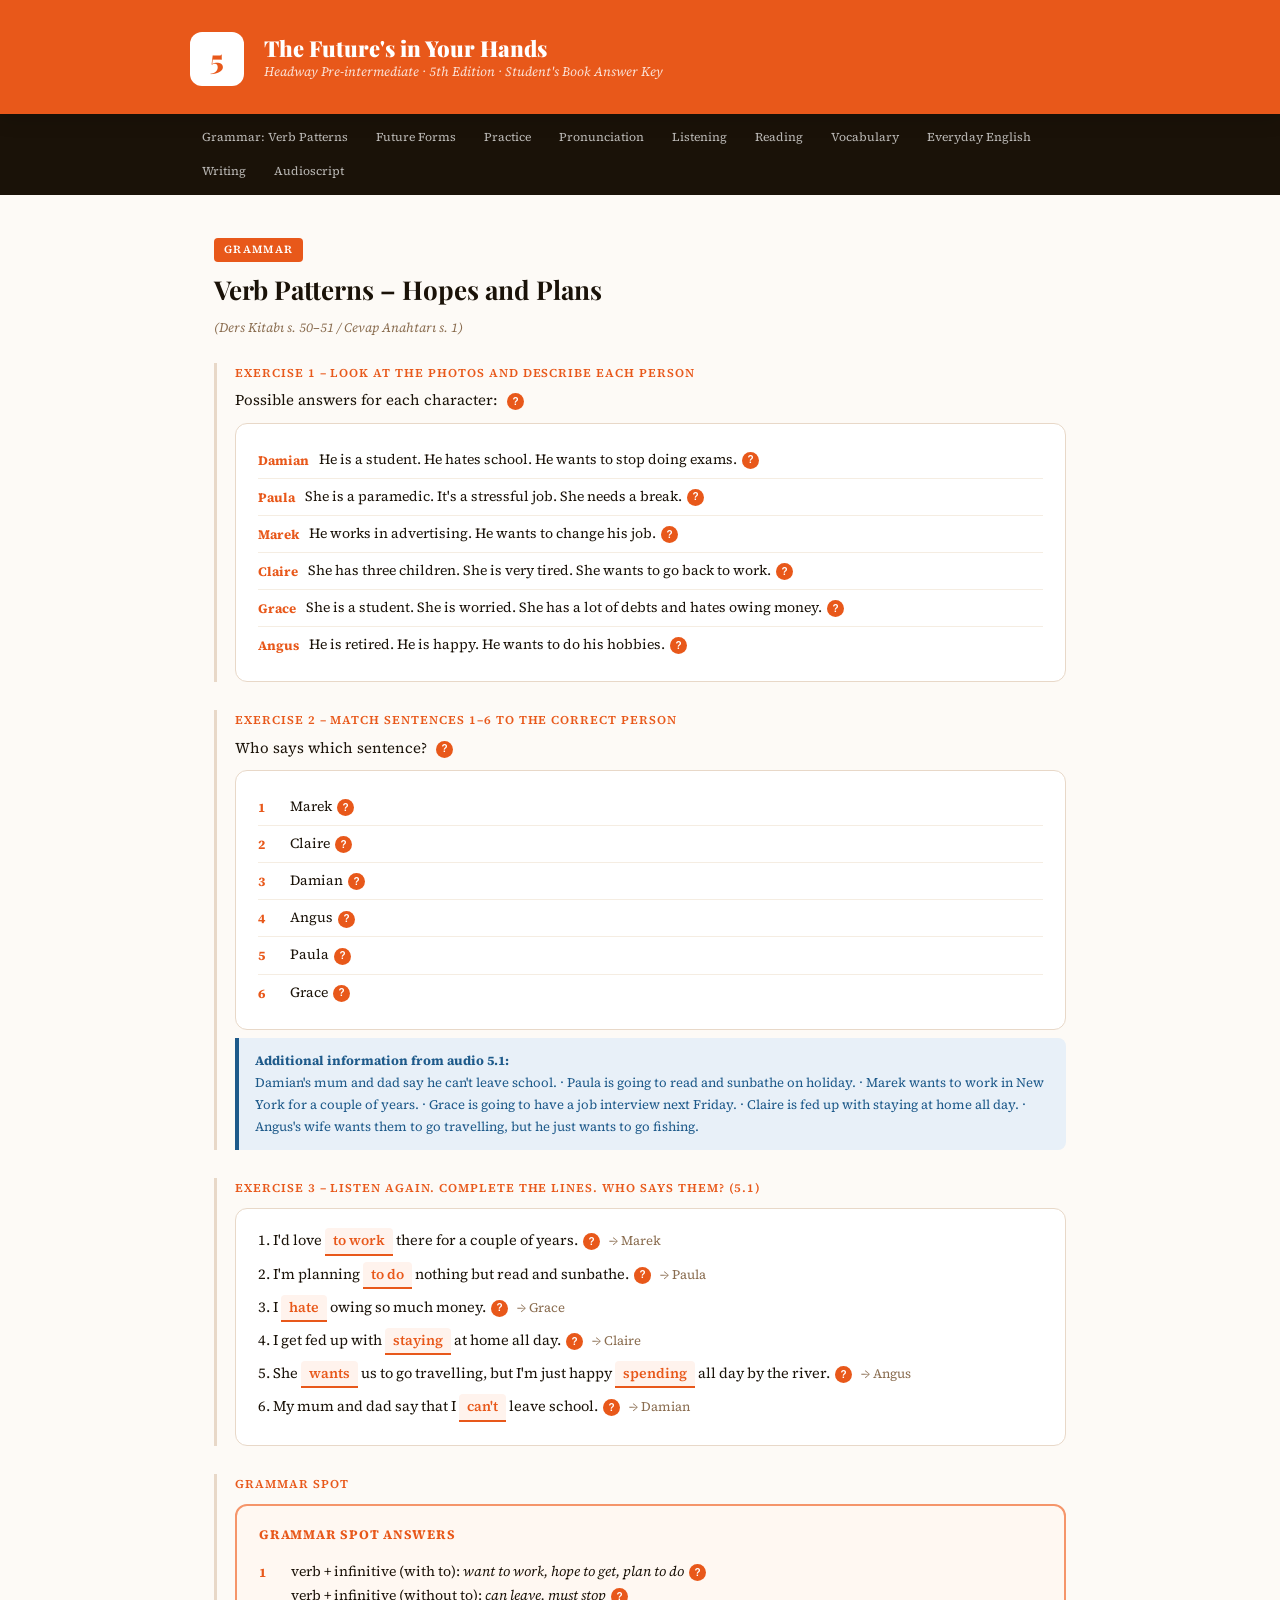
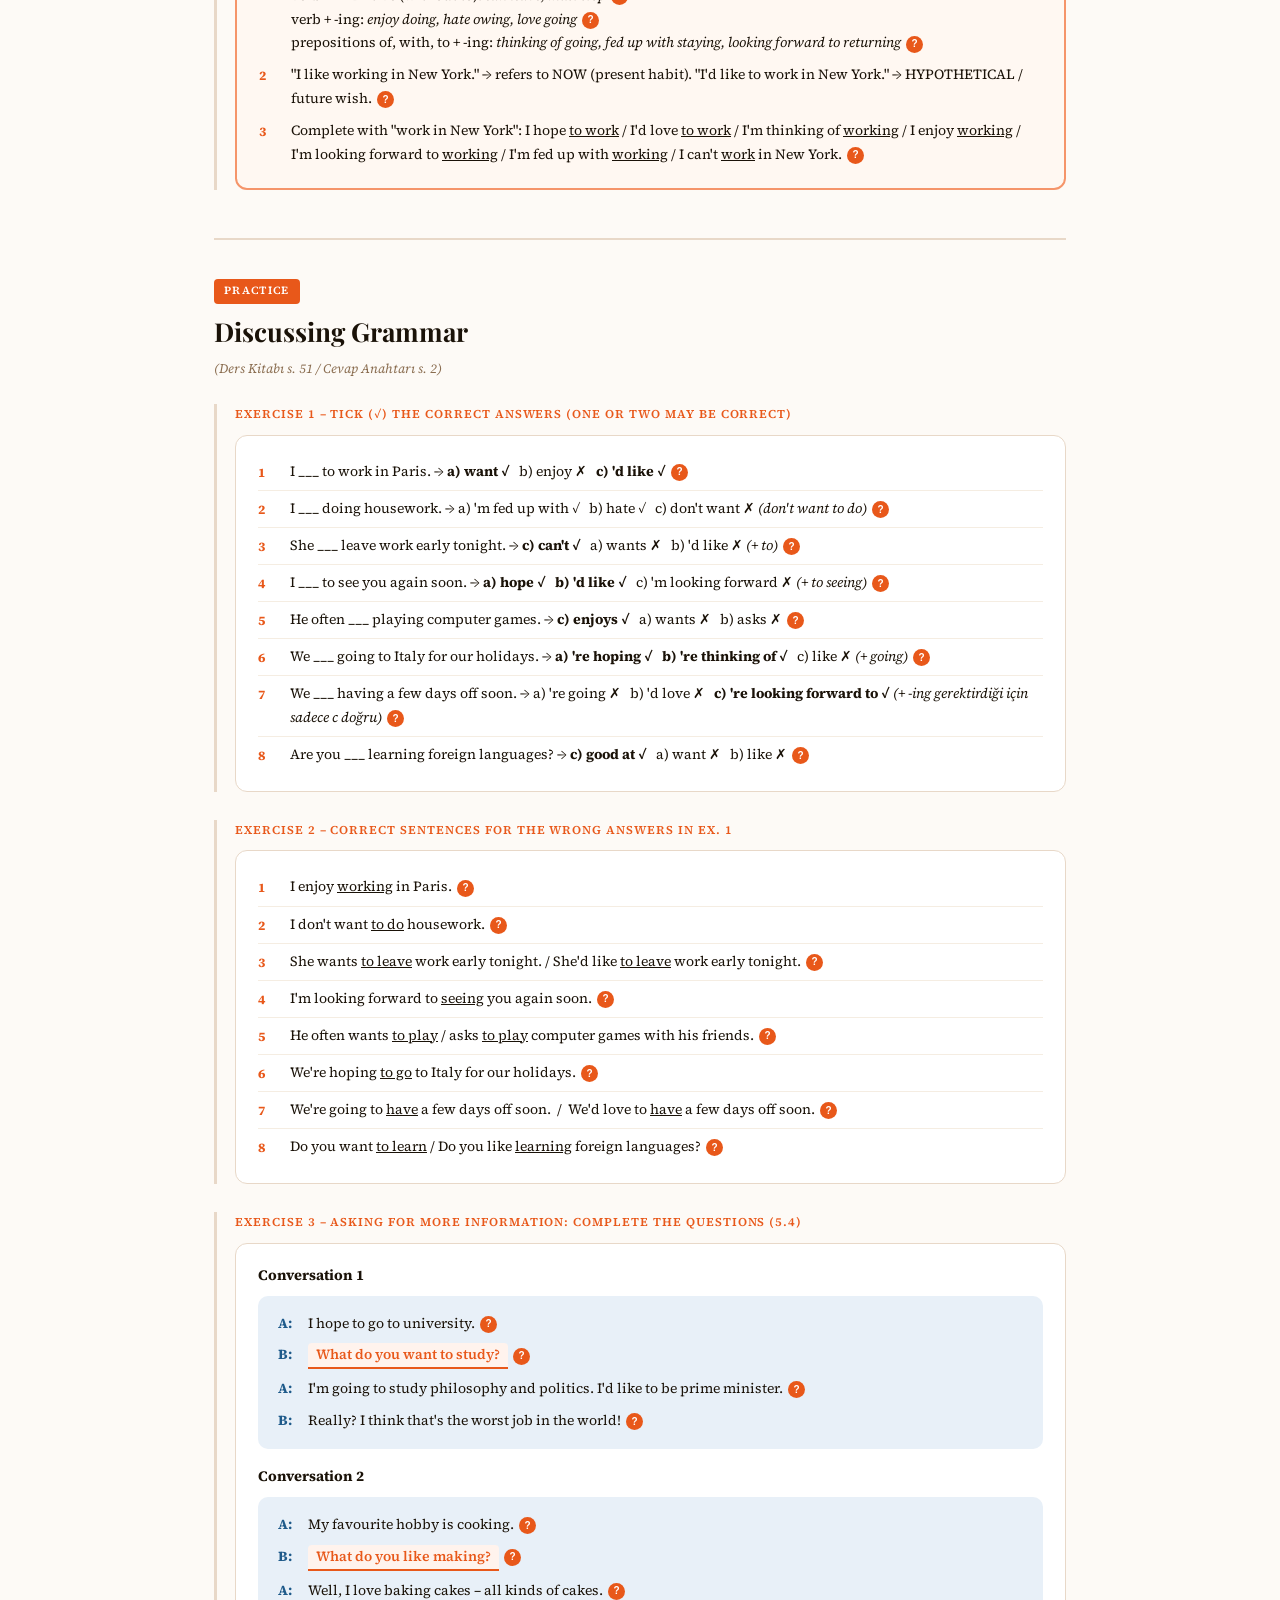
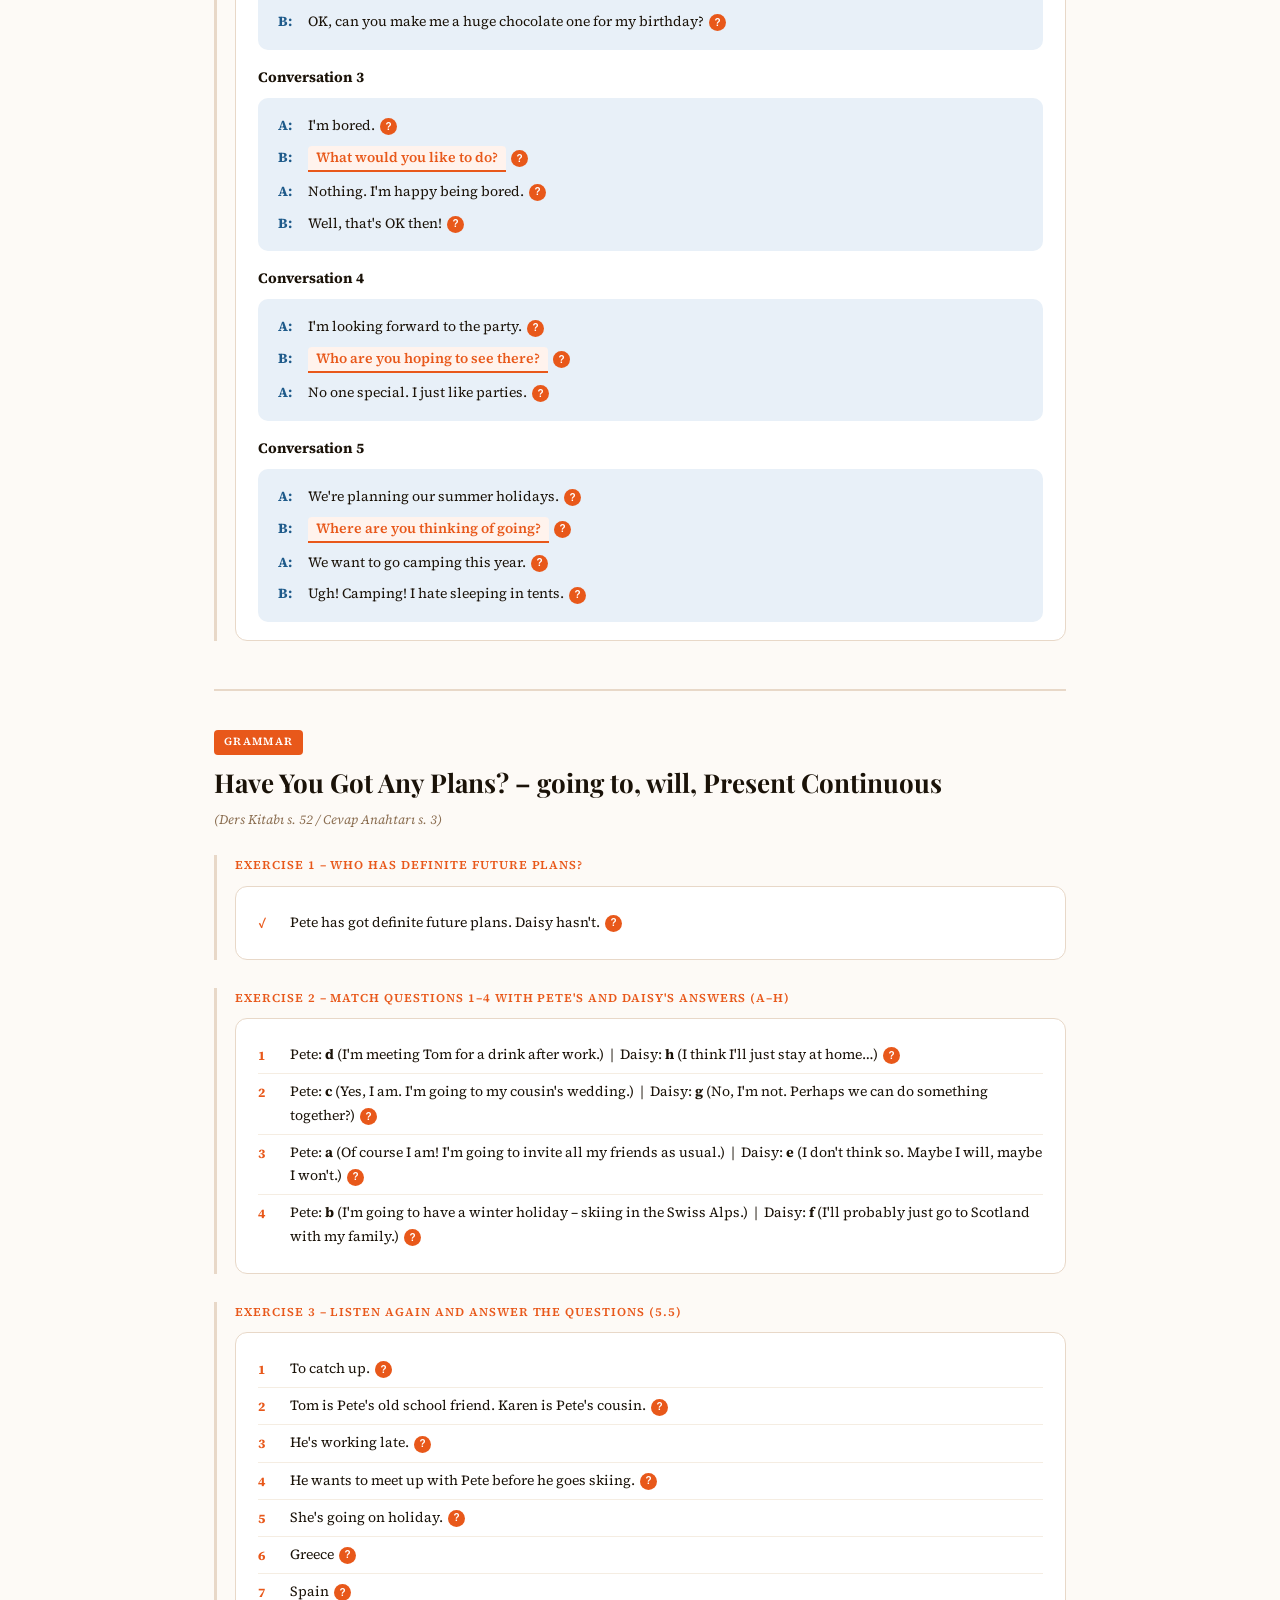
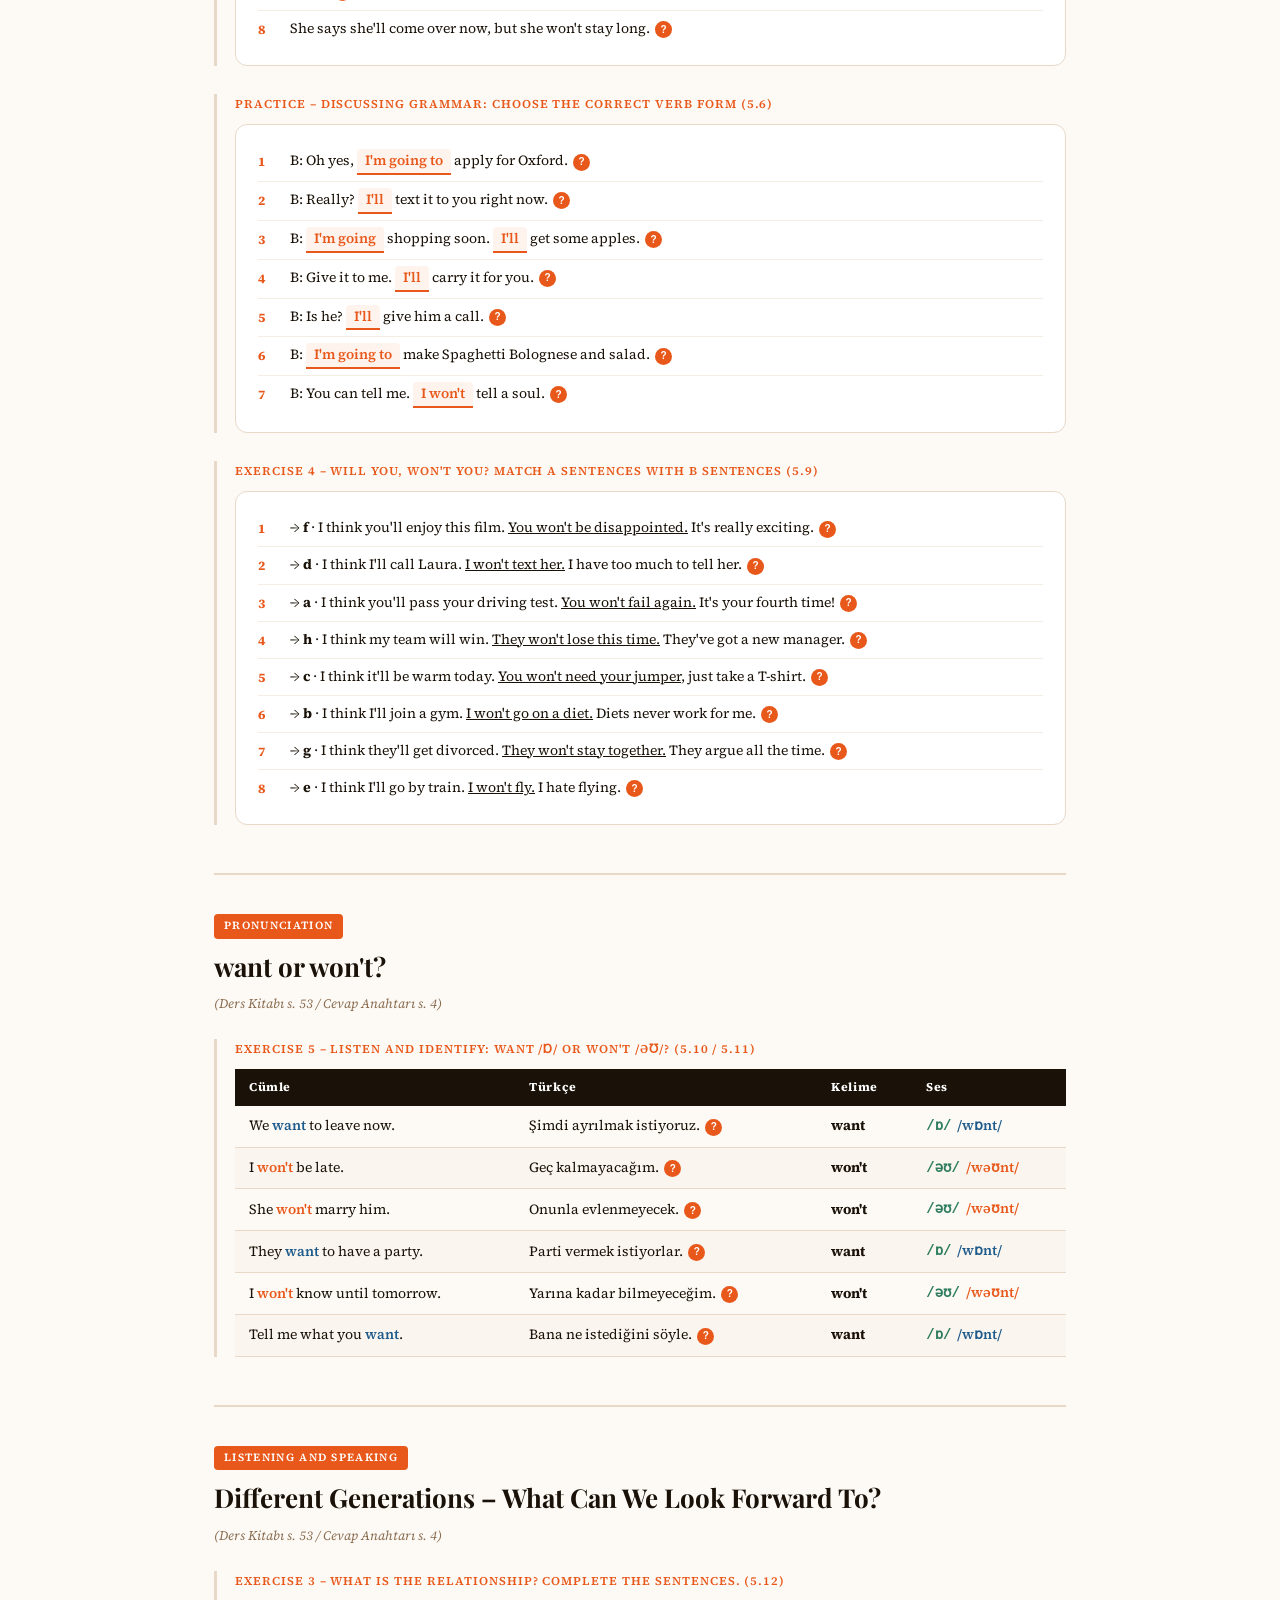
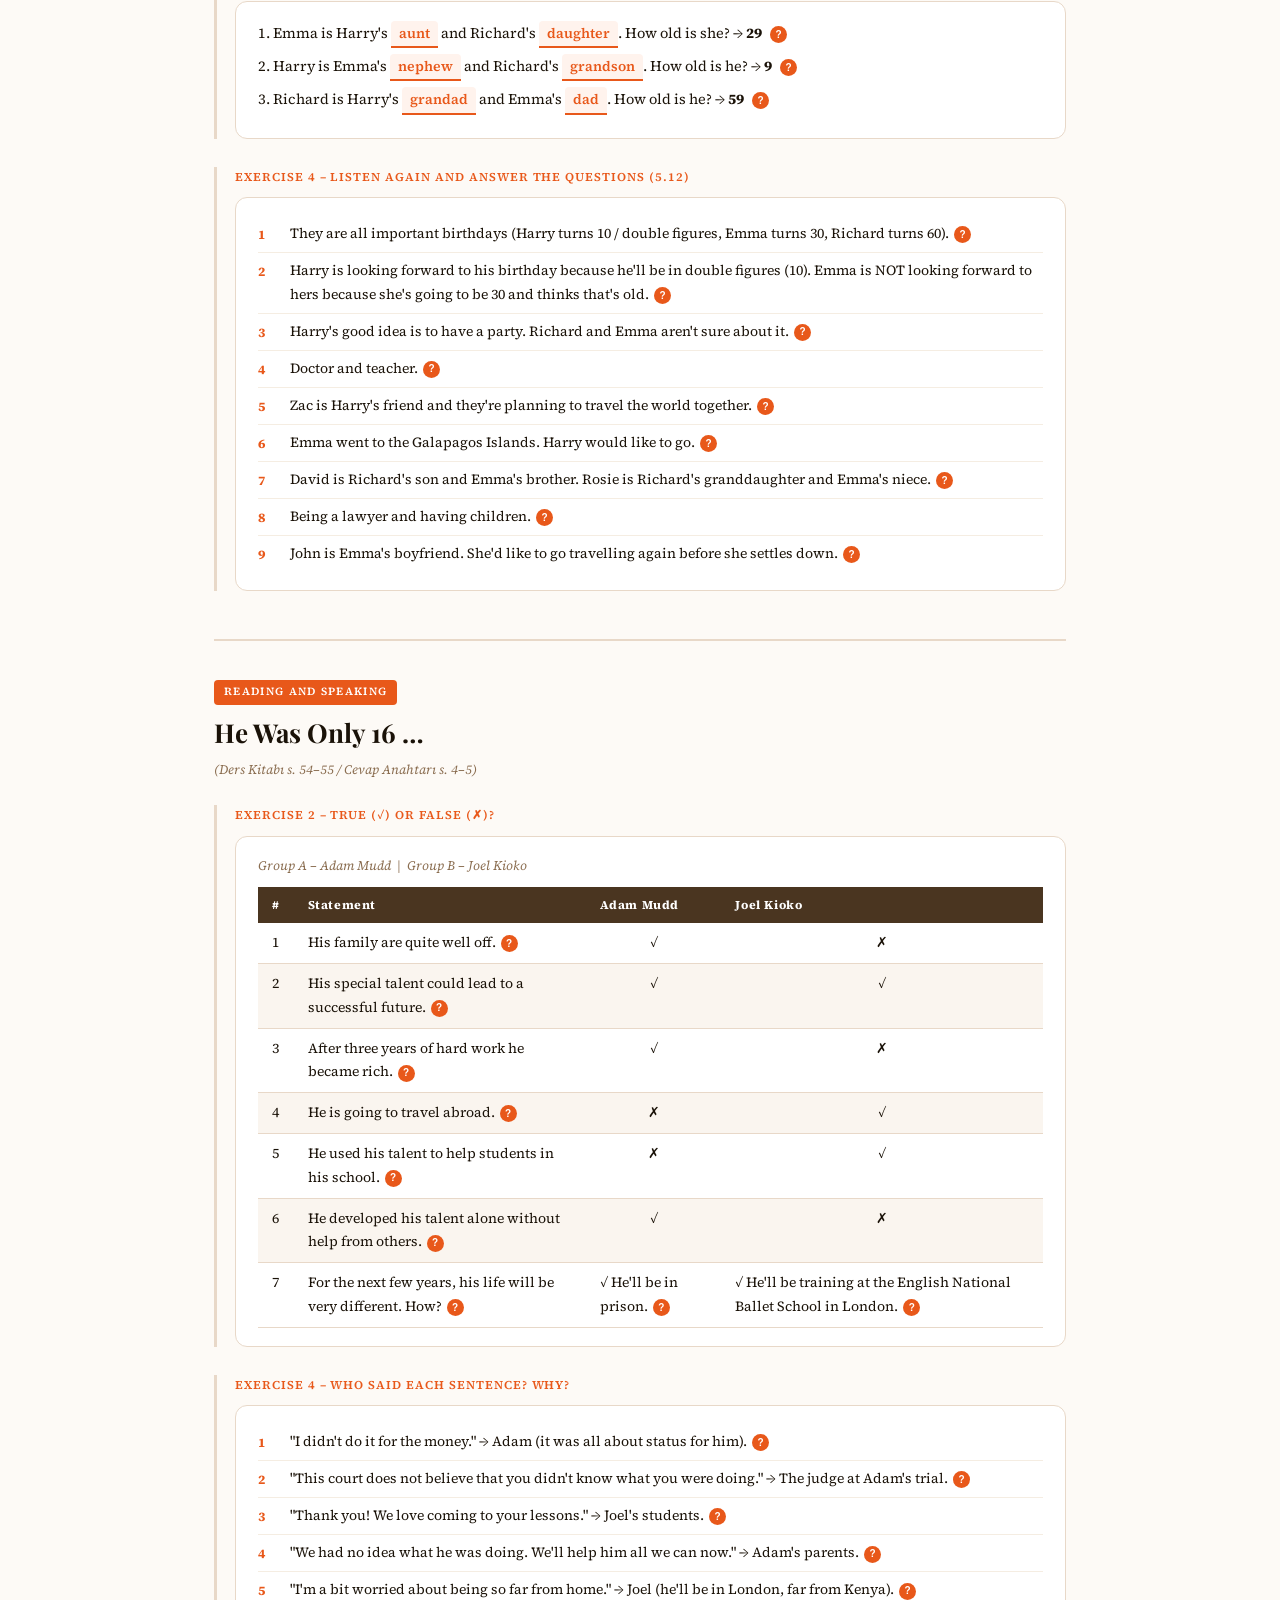
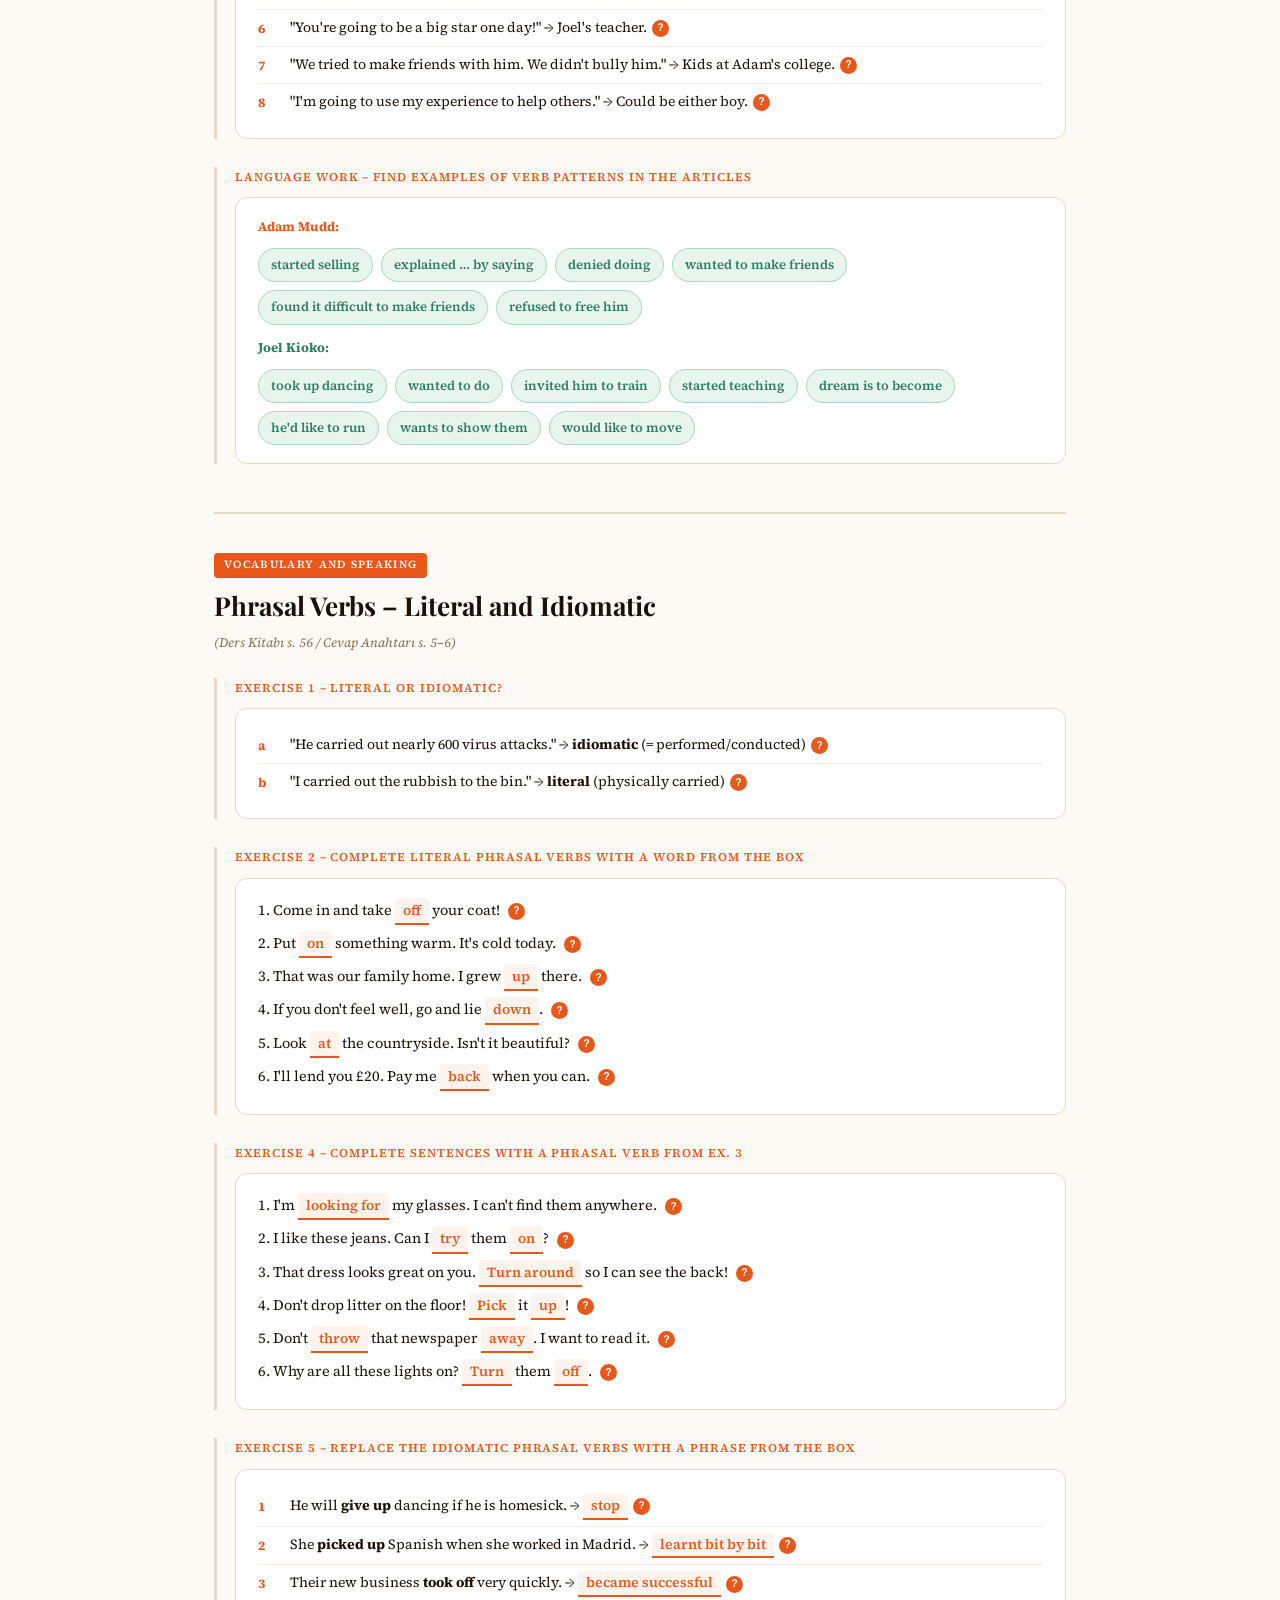
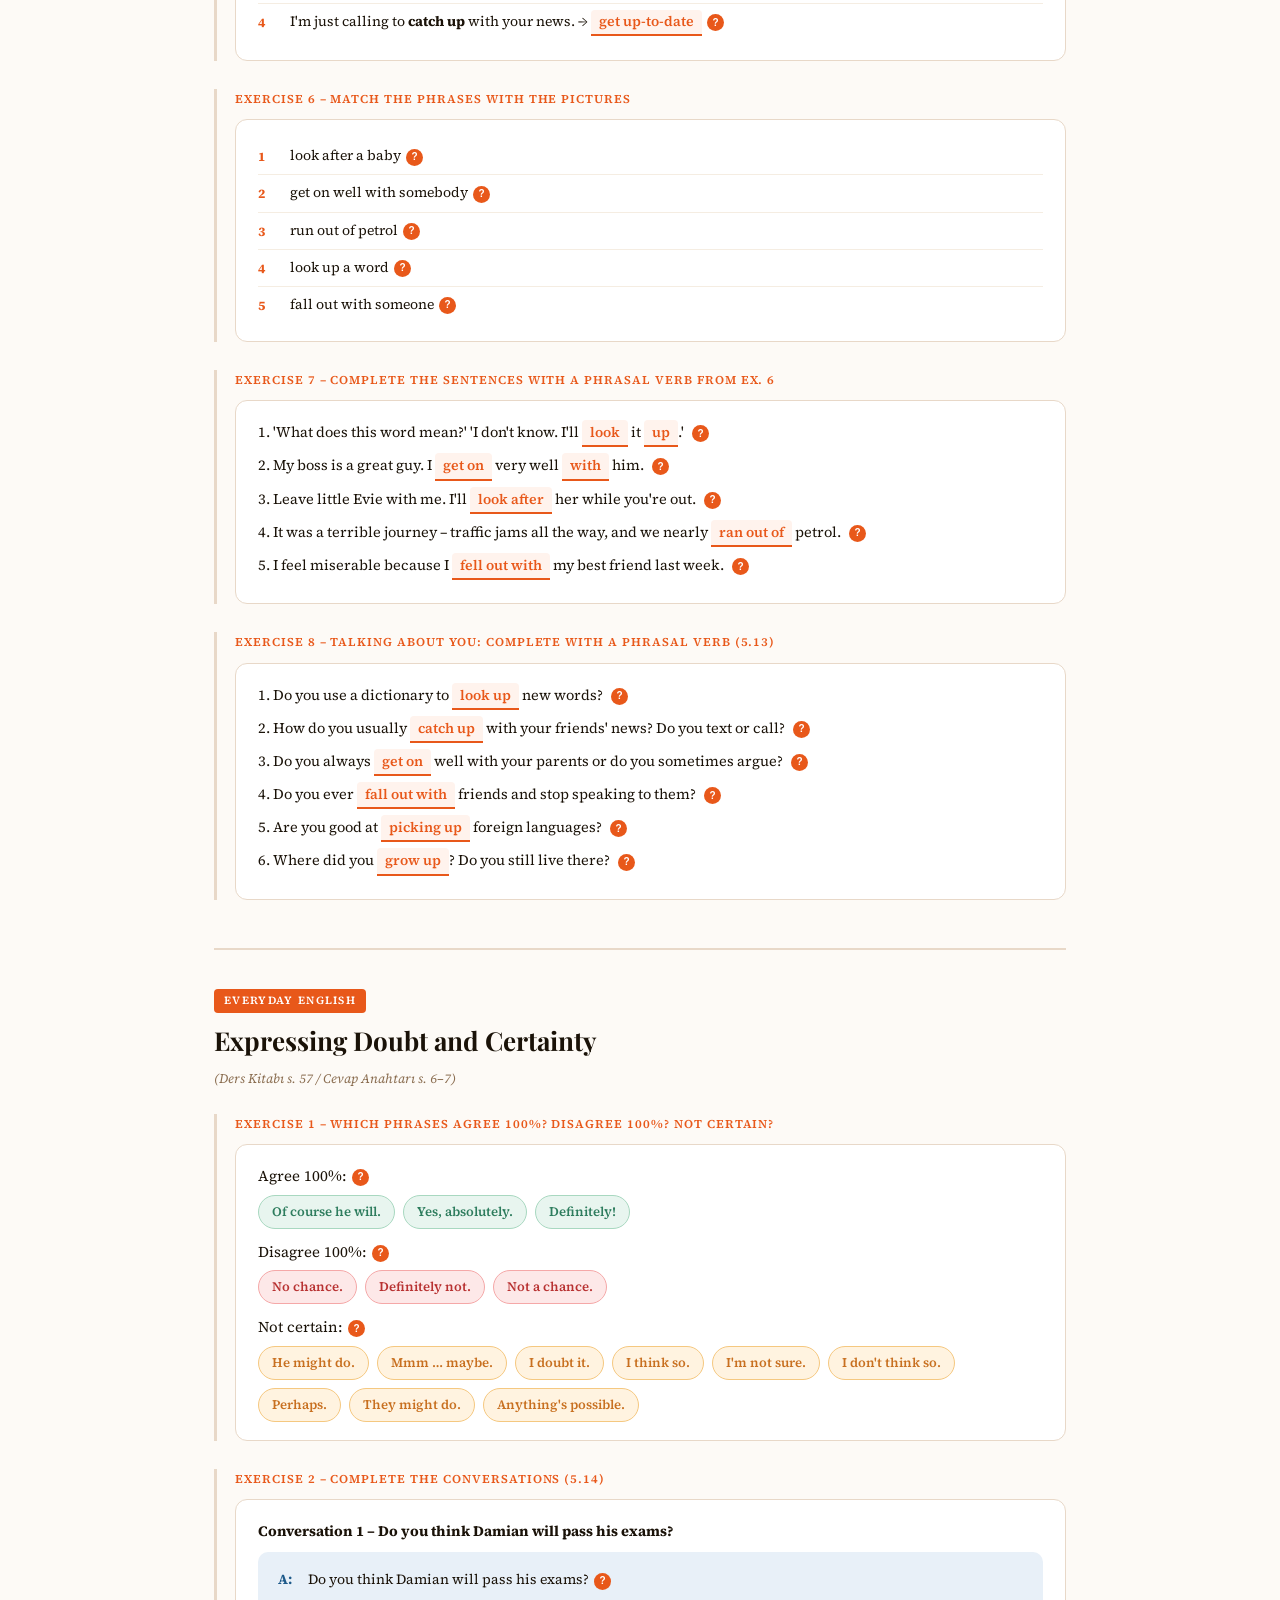
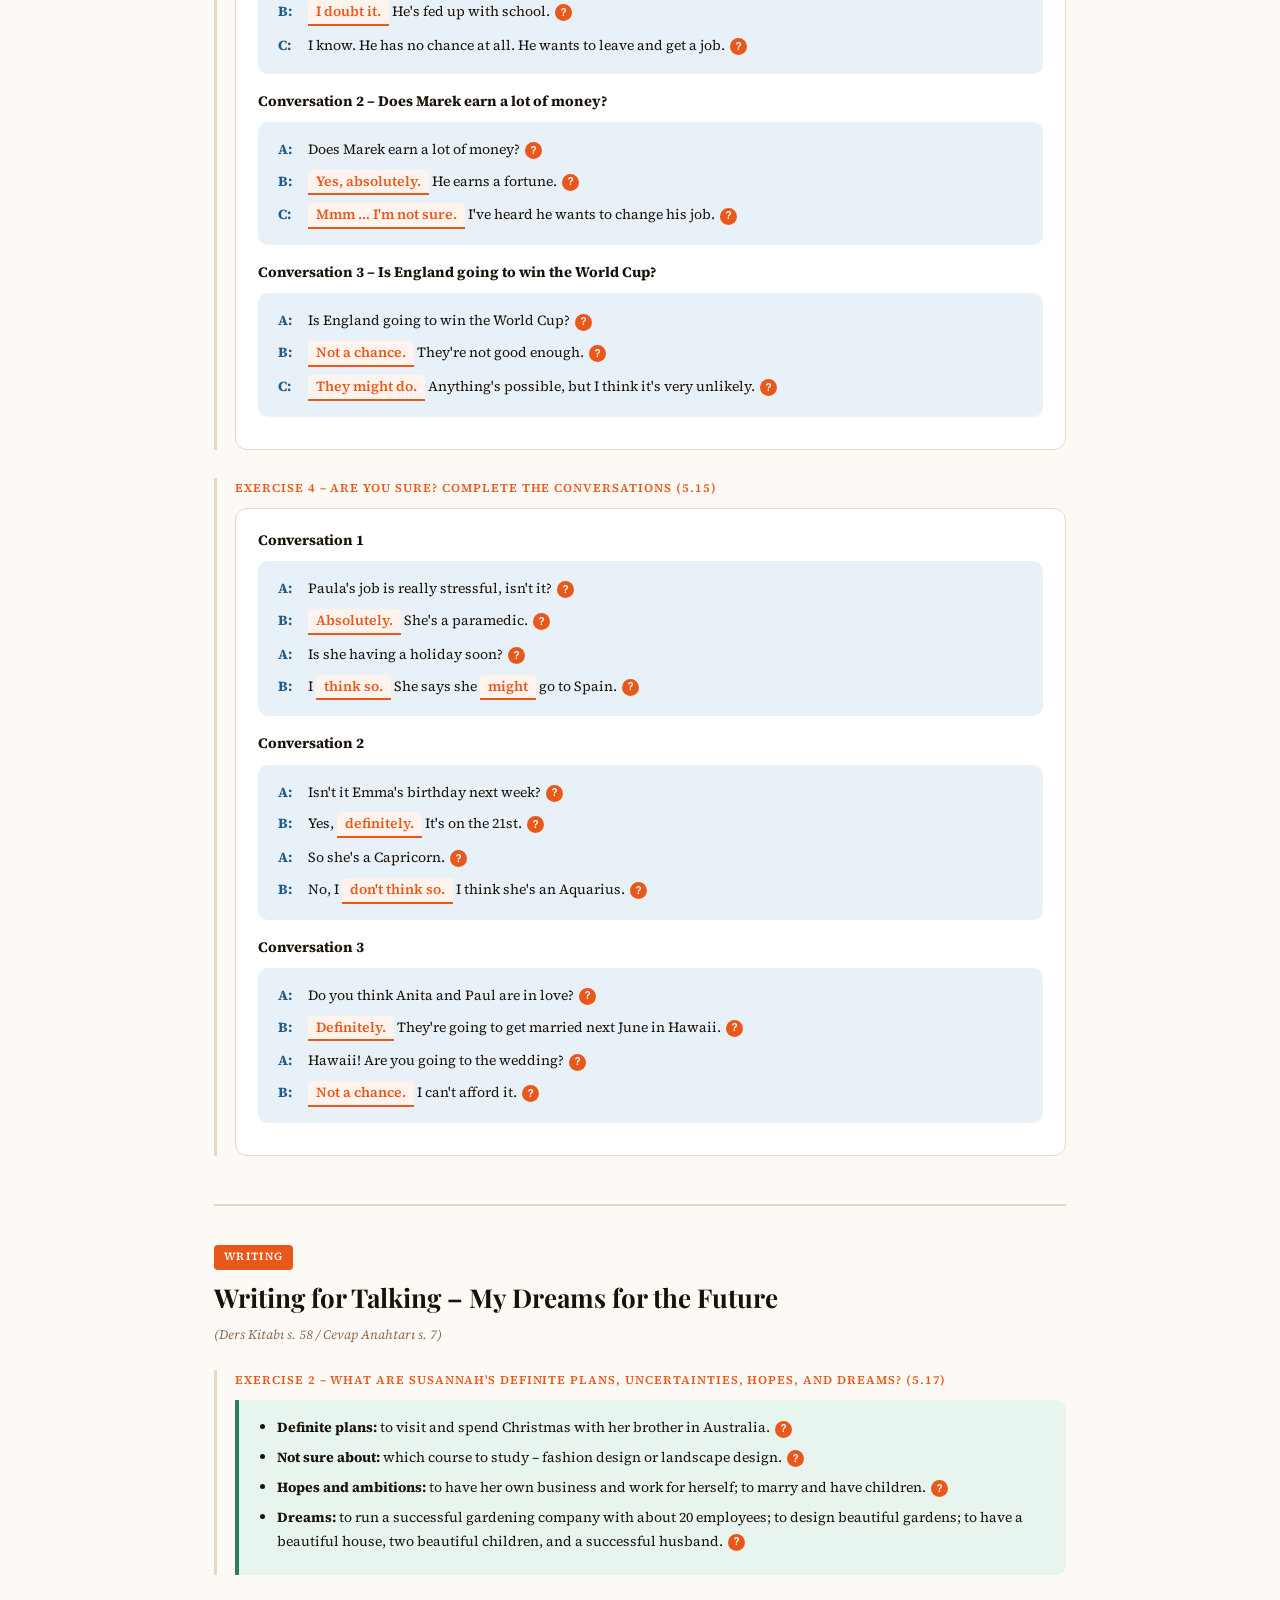
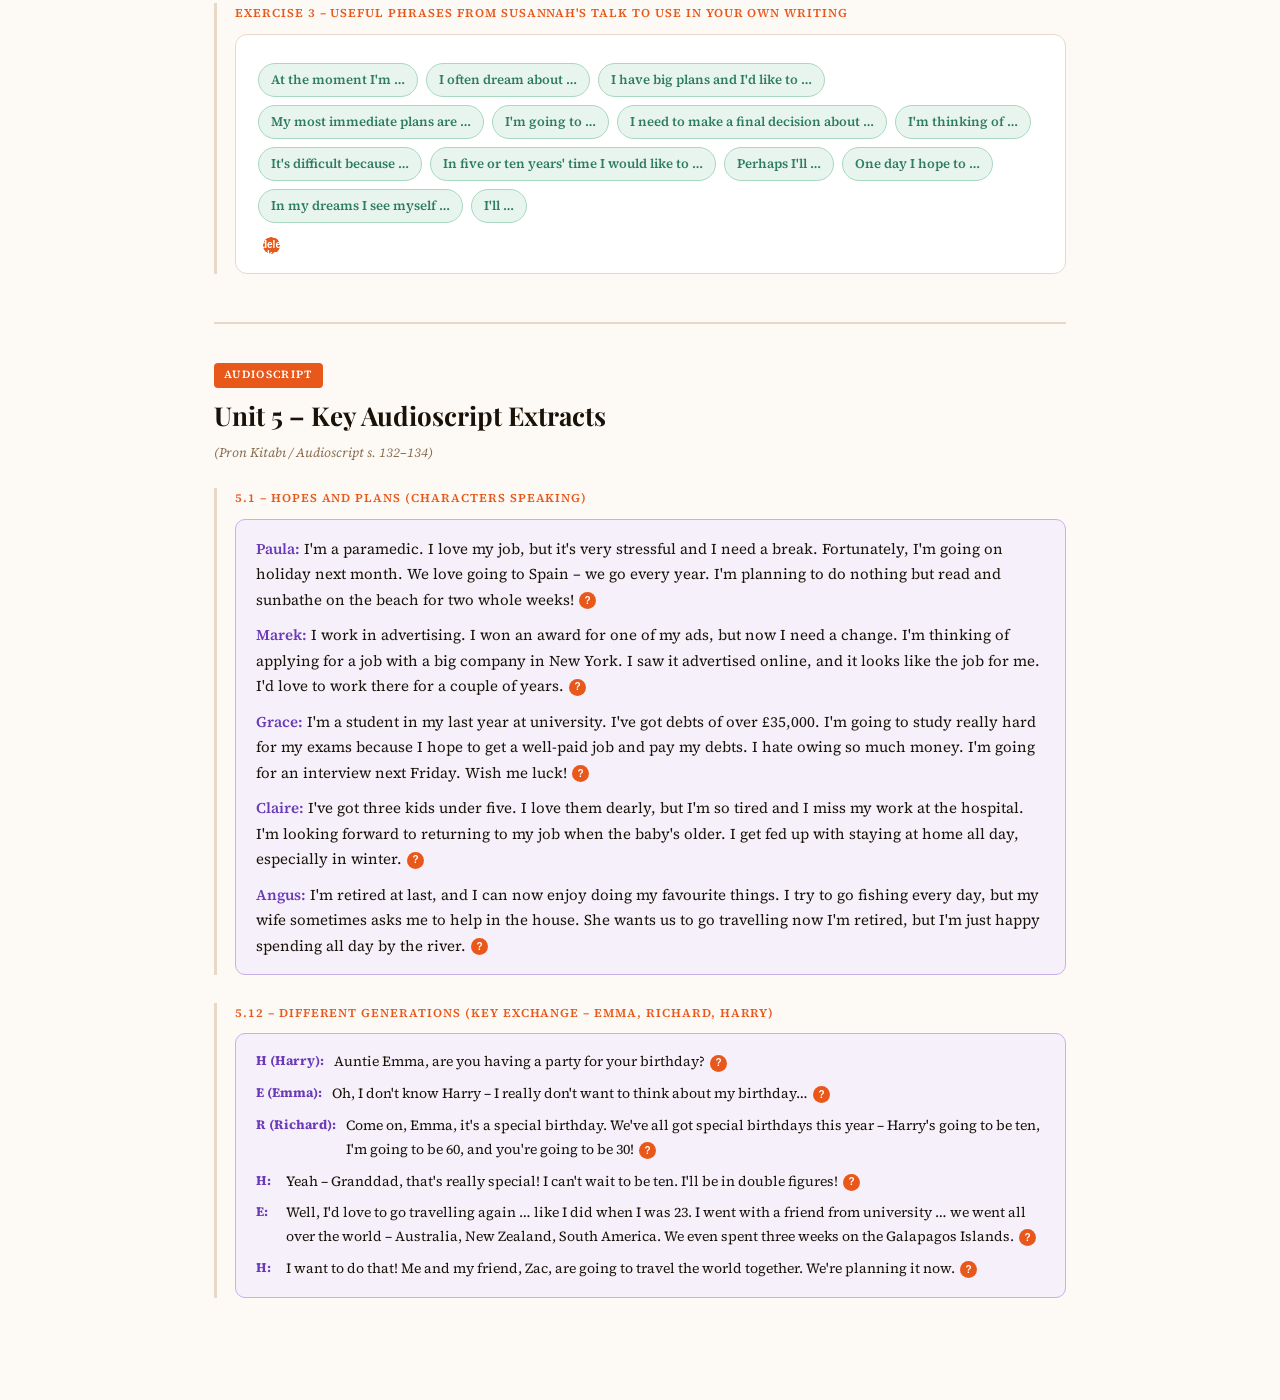
<file: hw5.html>
<!DOCTYPE html>
<html lang="en">
<head>
<meta charset="UTF-8">
<meta name="viewport" content="width=device-width, initial-scale=1.0">
<title>Headway Pre-intermediate – Unit 5: The Future's in Your Hands</title>
<style>
  @import url('https://fonts.googleapis.com/css2?family=Playfair+Display:wght@700;900&family=Source+Serif+4:ital,wght@0,300;0,400;0,600;1,300&display=swap');

  :root {
    --orange: #e8581a;
    --orange-light: #f5956a;
    --orange-pale: #fff3ed;
    --dark: #1a1208;
    --mid: #4a3520;
    --muted: #8a6d50;
    --line: #e8d8c8;
    --bg: #fdfaf6;
    --white: #ffffff;
    --green: #2e7d5e;
    --green-light: #e8f5ef;
    --blue: #1e5a8a;
    --blue-light: #e8f0f8;
    --gold: #c89a30;
  }

  * { box-sizing: border-box; margin: 0; padding: 0; }

  body {
    background: var(--bg);
    font-family: 'Source Serif 4', Georgia, serif;
    color: var(--dark);
    font-size: 15px;
    line-height: 1.7;
  }

  /* HEADER */
  .site-header {
    background: var(--orange);
    padding: 32px 40px 28px;
    position: sticky;
    top: 0;
    z-index: 100;
    box-shadow: 0 3px 20px rgba(0,0,0,0.18);
  }
  .header-inner {
    max-width: 900px;
    margin: 0 auto;
    display: flex;
    align-items: center;
    gap: 20px;
  }
  .header-badge {
    background: white;
    color: var(--orange);
    font-family: 'Playfair Display', serif;
    font-weight: 900;
    font-size: 28px;
    width: 54px;
    height: 54px;
    border-radius: 12px;
    display: flex;
    align-items: center;
    justify-content: center;
    flex-shrink: 0;
  }
  .header-text h1 {
    font-family: 'Playfair Display', serif;
    font-weight: 900;
    font-size: 22px;
    color: white;
    line-height: 1.2;
  }
  .header-text p {
    color: rgba(255,255,255,0.82);
    font-size: 13px;
    font-style: italic;
  }

  /* NAV */
  .toc {
    background: var(--dark);
    padding: 0 40px;
  }
  .toc-inner {
    max-width: 900px;
    margin: 0 auto;
    display: flex;
    gap: 4px;
    flex-wrap: wrap;
    padding: 8px 0;
  }
  .toc a {
    color: rgba(255,255,255,0.7);
    font-size: 12px;
    text-decoration: none;
    padding: 5px 12px;
    border-radius: 6px;
    transition: all .2s;
    white-space: nowrap;
  }
  .toc a:hover { background: var(--orange); color: white; }

  /* MAIN */
  .main { max-width: 900px; margin: 0 auto; padding: 40px 24px 80px; }

  /* SECTION HEADERS */
  .section-label {
    display: inline-block;
    background: var(--orange);
    color: white;
    font-size: 11px;
    font-weight: 600;
    letter-spacing: .12em;
    text-transform: uppercase;
    padding: 3px 10px;
    border-radius: 4px;
    margin-bottom: 6px;
  }
  .section-title {
    font-family: 'Playfair Display', serif;
    font-size: 26px;
    font-weight: 700;
    color: var(--dark);
    margin-bottom: 4px;
  }
  .section-page {
    color: var(--muted);
    font-size: 13px;
    font-style: italic;
    margin-bottom: 24px;
  }
  .section-divider {
    border: none;
    border-top: 2px solid var(--line);
    margin: 48px 0 36px;
  }

  /* QUESTION BLOCK */
  .q-block {
    margin-bottom: 28px;
    border-left: 3px solid var(--line);
    padding-left: 18px;
  }
  .q-block:hover { border-left-color: var(--orange-light); }

  .q-num {
    font-size: 12px;
    font-weight: 600;
    color: var(--orange);
    letter-spacing: .08em;
    text-transform: uppercase;
    margin-bottom: 4px;
  }

  /* TEXT WITH TOOLTIP BUTTON */
  .tl {
    display: inline;
  }
  .tl-text { display: inline; }

  .tr-btn {
    display: inline-flex;
    align-items: center;
    justify-content: center;
    width: 17px;
    height: 17px;
    background: var(--orange);
    color: white;
    border: none;
    border-radius: 50%;
    font-size: 10px;
    font-weight: 700;
    cursor: pointer;
    margin-left: 5px;
    vertical-align: middle;
    line-height: 1;
    position: relative;
    transition: background .15s;
    flex-shrink: 0;
  }
  .tr-btn:hover { background: var(--dark); }

  /* POPUP */
  .tr-popup {
    display: none;
    position: fixed;
    z-index: 9999;
    background: var(--dark);
    color: #f5e8d8;
    padding: 12px 16px;
    border-radius: 10px;
    font-size: 13px;
    max-width: 280px;
    line-height: 1.6;
    box-shadow: 0 8px 32px rgba(0,0,0,.38);
    pointer-events: none;
  }
  .tr-popup.active { display: block; }
  .tr-popup::before {
    content: '🇹🇷';
    font-size: 11px;
    margin-right: 6px;
  }

  /* ANSWER CARD */
  .answer-card {
    background: white;
    border: 1px solid var(--line);
    border-radius: 12px;
    padding: 18px 22px;
    margin-top: 10px;
  }

  .answer-row {
    display: flex;
    gap: 10px;
    padding: 6px 0;
    border-bottom: 1px solid #f5ede2;
    align-items: flex-start;
  }
  .answer-row:last-child { border-bottom: none; }
  .ans-num {
    color: var(--orange);
    font-weight: 700;
    font-size: 13px;
    min-width: 22px;
    padding-top: 2px;
  }
  .ans-text { flex: 1; font-size: 14px; }

  /* FILL-IN style */
  .fill-sentence {
    font-size: 14.5px;
    margin-bottom: 5px;
    line-height: 1.8;
  }
  .blank-ans {
    display: inline-block;
    background: var(--orange-pale);
    border-bottom: 2px solid var(--orange);
    color: var(--orange);
    font-weight: 600;
    padding: 0 8px;
    border-radius: 4px 4px 0 0;
    font-size: 14px;
  }

  /* GRAMMAR SPOT BOX */
  .grammar-box {
    background: #fff8f2;
    border: 2px solid var(--orange-light);
    border-radius: 12px;
    padding: 18px 22px;
    margin-top: 10px;
  }
  .grammar-box .gb-title {
    font-weight: 700;
    color: var(--orange);
    font-size: 13px;
    letter-spacing: .06em;
    text-transform: uppercase;
    margin-bottom: 10px;
  }

  /* DIALOGUE */
  .dialogue {
    background: var(--blue-light);
    border-radius: 10px;
    padding: 16px 20px;
    margin-top: 8px;
  }
  .dlg-line {
    display: flex;
    gap: 10px;
    margin-bottom: 8px;
    font-size: 14px;
  }
  .dlg-line:last-child { margin-bottom: 0; }
  .dlg-speaker {
    font-weight: 700;
    color: var(--blue);
    min-width: 20px;
    flex-shrink: 0;
  }

  /* PRON TABLE */
  .pron-table {
    width: 100%;
    border-collapse: collapse;
    margin-top: 10px;
    font-size: 14px;
  }
  .pron-table th {
    background: var(--dark);
    color: white;
    padding: 8px 14px;
    text-align: left;
    font-size: 12px;
    letter-spacing: .05em;
  }
  .pron-table td {
    padding: 8px 14px;
    border-bottom: 1px solid var(--line);
  }
  .pron-table tr:nth-child(even) td { background: #faf5ef; }
  .ipa { font-family: monospace; color: var(--green); font-weight: 600; }
  .word-want { color: var(--blue); font-weight: 600; }
  .word-wont { color: var(--orange); font-weight: 600; }

  /* VOCAB BOX */
  .vocab-box {
    display: flex;
    flex-wrap: wrap;
    gap: 8px;
    margin-top: 10px;
  }
  .vocab-chip {
    background: var(--green-light);
    border: 1px solid #a8d8c0;
    color: var(--green);
    font-size: 13px;
    font-weight: 600;
    padding: 5px 12px;
    border-radius: 20px;
  }

  /* MATCH TABLE */
  .match-table {
    width: 100%;
    border-collapse: collapse;
    margin-top: 10px;
    font-size: 14px;
  }
  .match-table th {
    background: var(--mid);
    color: white;
    padding: 8px 14px;
    font-size: 12px;
    letter-spacing: .05em;
    text-align: left;
  }
  .match-table td {
    padding: 8px 14px;
    border-bottom: 1px solid var(--line);
    vertical-align: top;
  }
  .match-table tr:nth-child(even) td { background: #faf5ef; }
  .match-arrow { color: var(--orange); font-weight: 700; text-align: center; }

  /* CERTAINTY SCALE */
  .cert-scale {
    display: flex;
    flex-wrap: wrap;
    gap: 8px;
    margin-top: 10px;
    align-items: center;
  }
  .cert-chip {
    font-size: 13px;
    font-weight: 600;
    padding: 5px 13px;
    border-radius: 20px;
  }
  .cert-yes { background: #e8f5ef; color: var(--green); border: 1px solid #a8d8c0; }
  .cert-no { background: #fde8e8; color: #b83232; border: 1px solid #f5a8a8; }
  .cert-maybe { background: #fff3e0; color: #c87020; border: 1px solid #f5c880; }

  /* WRITING NOTES */
  .writing-box {
    background: var(--green-light);
    border-left: 4px solid var(--green);
    border-radius: 0 10px 10px 0;
    padding: 16px 20px;
    margin-top: 10px;
    font-size: 14px;
  }
  .writing-box li { margin-bottom: 6px; margin-left: 18px; }

  /* AUDIOSCRIPT BOX */
  .audio-box {
    background: #f5f0fa;
    border: 1px solid #c8b0e8;
    border-radius: 10px;
    padding: 16px 20px;
    margin-top: 10px;
  }
  .audio-speaker {
    font-weight: 700;
    color: #6a3ab8;
    font-size: 13px;
  }
  .audio-name {
    color: #6a3ab8;
    font-weight: 600;
  }

  .info-note {
    background: var(--blue-light);
    border-left: 4px solid var(--blue);
    border-radius: 0 8px 8px 0;
    padding: 12px 16px;
    font-size: 13px;
    color: var(--blue);
    margin-top: 8px;
  }

  /* Responsive */
  @media (max-width: 600px) {
    .site-header { padding: 20px 16px; }
    .main { padding: 24px 14px 60px; }
    .section-title { font-size: 20px; }
  }
</style>
</head>
<body>

<header class="site-header">
  <div class="header-inner">
    <div class="header-badge">5</div>
    <div class="header-text">
      <h1>The Future's in Your Hands</h1>
      <p>Headway Pre-intermediate · 5th Edition · Student's Book Answer Key</p>
    </div>
  </div>
</header>

<nav class="toc">
  <div class="toc-inner">
    <a href="#grammar1">Grammar: Verb Patterns</a>
    <a href="#grammar2">Future Forms</a>
    <a href="#practice1">Practice</a>
    <a href="#pronunciation">Pronunciation</a>
    <a href="#listening">Listening</a>
    <a href="#reading">Reading</a>
    <a href="#vocabulary">Vocabulary</a>
    <a href="#everyday">Everyday English</a>
    <a href="#writing">Writing</a>
    <a href="#audioscript">Audioscript</a>
  </div>
</nav>

<main class="main">

<!-- ═══════════════════════════════════════════════════════ -->
<!--  GRAMMAR: VERB PATTERNS                                -->
<!-- ═══════════════════════════════════════════════════════ -->
<section id="grammar1">
  <div class="section-label">Grammar</div>
  <div class="section-title">Verb Patterns – Hopes and Plans</div>
  <div class="section-page">(Ders Kitabı s. 50–51 / Cevap Anahtarı s. 1)</div>

  <!-- Exercise 1 -->
  <div class="q-block">
    <div class="q-num">Exercise 1 – Look at the photos and describe each person</div>
    <div class="tl">
      <span class="tl-text">Possible answers for each character:</span>
      <button class="tr-btn" onclick="showTip(this, 'Her karakter için olası cevaplar:')">?</button>
    </div>
    <div class="answer-card">
      <div class="answer-row">
        <span class="ans-num">Damian</span>
        <span class="ans-text">
          <span class="tl"><span class="tl-text">He is a student. He hates school. He wants to stop doing exams.</span><button class="tr-btn" onclick="showTip(this, 'O bir öğrenci. Okuldan nefret ediyor. Sınav yapmayı bırakmak istiyor.')">?</button></span>
        </span>
      </div>
      <div class="answer-row">
        <span class="ans-num">Paula</span>
        <span class="ans-text">
          <span class="tl"><span class="tl-text">She is a paramedic. It's a stressful job. She needs a break.</span><button class="tr-btn" onclick="showTip(this, 'O bir paramedik. Stresli bir iş. Bir molaya ihtiyacı var.')">?</button></span>
        </span>
      </div>
      <div class="answer-row">
        <span class="ans-num">Marek</span>
        <span class="ans-text">
          <span class="tl"><span class="tl-text">He works in advertising. He wants to change his job.</span><button class="tr-btn" onclick="showTip(this, 'Reklamcılık sektöründe çalışıyor. İşini değiştirmek istiyor.')">?</button></span>
        </span>
      </div>
      <div class="answer-row">
        <span class="ans-num">Claire</span>
        <span class="ans-text">
          <span class="tl"><span class="tl-text">She has three children. She is very tired. She wants to go back to work.</span><button class="tr-btn" onclick="showTip(this, 'Üç çocuğu var. Çok yorgun. İşe geri dönmek istiyor.')">?</button></span>
        </span>
      </div>
      <div class="answer-row">
        <span class="ans-num">Grace</span>
        <span class="ans-text">
          <span class="tl"><span class="tl-text">She is a student. She is worried. She has a lot of debts and hates owing money.</span><button class="tr-btn" onclick="showTip(this, 'O bir öğrenci. Endişeli. Çok borcu var ve borçlu olmaktan nefret ediyor.')">?</button></span>
        </span>
      </div>
      <div class="answer-row">
        <span class="ans-num">Angus</span>
        <span class="ans-text">
          <span class="tl"><span class="tl-text">He is retired. He is happy. He wants to do his hobbies.</span><button class="tr-btn" onclick="showTip(this, 'Emekli. Mutlu. Hobilerini yapmak istiyor.')">?</button></span>
        </span>
      </div>
    </div>
  </div>

  <!-- Exercise 2 -->
  <div class="q-block">
    <div class="q-num">Exercise 2 – Match sentences 1–6 to the correct person</div>
    <div class="tl">
      <span class="tl-text">Who says which sentence?</span>
      <button class="tr-btn" onclick="showTip(this, 'Kim hangi cümleyi söylüyor?')">?</button>
    </div>
    <div class="answer-card">
      <div class="answer-row"><span class="ans-num">1</span><span class="ans-text"><span class="tl"><span class="tl-text">Marek</span><button class="tr-btn" onclick="showTip(this, '«New York\'ta büyük bir şirkete başvurmayı düşünüyorum.» → Marek')">?</button></span></span></div>
      <div class="answer-row"><span class="ans-num">2</span><span class="ans-text"><span class="tl"><span class="tl-text">Claire</span><button class="tr-btn" onclick="showTip(this, '«Bebek biraz büyüyünce işe dönmeyi sabırsızlıkla bekliyorum.» → Claire')">?</button></span></span></div>
      <div class="answer-row"><span class="ans-num">3</span><span class="ans-text"><span class="tl"><span class="tl-text">Damian</span><button class="tr-btn" onclick="showTip(this, '«Hemen ayrılmak ve bir iş bulmak istiyorum.» → Damian')">?</button></span></span></div>
      <div class="answer-row"><span class="ans-num">4</span><span class="ans-text"><span class="tl"><span class="tl-text">Angus</span><button class="tr-btn" onclick="showTip(this, '«Her gün balığa gitmeye çalışıyorum ama karım bazen evde yardım etmemi istiyor.» → Angus')">?</button></span></span></div>
      <div class="answer-row"><span class="ans-num">5</span><span class="ans-text"><span class="tl"><span class="tl-text">Paula</span><button class="tr-btn" onclick="showTip(this, '«Neyse ki gelecek ay tatile çıkıyoruz. İspanya\'ya gitmeyi seviyoruz.» → Paula')">?</button></span></span></div>
      <div class="answer-row"><span class="ans-num">6</span><span class="ans-text"><span class="tl"><span class="tl-text">Grace</span><button class="tr-btn" onclick="showTip(this, '«İyi maaşlı bir iş bulmayı umarak sınavlarım için gerçekten sıkı çalışacağım.» → Grace')">?</button></span></span></div>
    </div>
    <div class="info-note">
      <strong>Additional information from audio 5.1:</strong><br>
      Damian's mum and dad say he can't leave school. · Paula is going to read and sunbathe on holiday. · Marek wants to work in New York for a couple of years. · Grace is going to have a job interview next Friday. · Claire is fed up with staying at home all day. · Angus's wife wants them to go travelling, but he just wants to go fishing.
    </div>
  </div>

  <!-- Exercise 3 – fill-in -->
  <div class="q-block">
    <div class="q-num">Exercise 3 – Listen again. Complete the lines. Who says them? (5.1)</div>
    <div class="answer-card">
      <div class="fill-sentence">
        1. <span class="tl"><span class="tl-text">I'd love <span class="blank-ans">to work</span> there for a couple of years.</span><button class="tr-btn" onclick="showTip(this, 'Birkaç yıl orada çalışmak isterim.')">?</button></span>
        <span style="color:var(--muted);font-size:13px;margin-left:6px">→ Marek</span>
      </div>
      <div class="fill-sentence">
        2. <span class="tl"><span class="tl-text">I'm planning <span class="blank-ans">to do</span> nothing but read and sunbathe.</span><button class="tr-btn" onclick="showTip(this, 'Sadece okumak ve güneşlenmekten başka bir şey yapmayı planlamıyorum.')">?</button></span>
        <span style="color:var(--muted);font-size:13px;margin-left:6px">→ Paula</span>
      </div>
      <div class="fill-sentence">
        3. <span class="tl"><span class="tl-text">I <span class="blank-ans">hate</span> owing so much money.</span><button class="tr-btn" onclick="showTip(this, 'Bu kadar borçlu olmaktan nefret ediyorum.')">?</button></span>
        <span style="color:var(--muted);font-size:13px;margin-left:6px">→ Grace</span>
      </div>
      <div class="fill-sentence">
        4. <span class="tl"><span class="tl-text">I get fed up with <span class="blank-ans">staying</span> at home all day.</span><button class="tr-btn" onclick="showTip(this, 'Bütün gün evde kalmaktan bıkıp usanıyorum.')">?</button></span>
        <span style="color:var(--muted);font-size:13px;margin-left:6px">→ Claire</span>
      </div>
      <div class="fill-sentence">
        5. <span class="tl"><span class="tl-text">She <span class="blank-ans">wants</span> us to go travelling, but I'm just happy <span class="blank-ans">spending</span> all day by the river.</span><button class="tr-btn" onclick="showTip(this, 'O bizi seyahate çıkarmak istiyor ama ben sadece nehir kenarında bütün gün geçirmekten mutluyum.')">?</button></span>
        <span style="color:var(--muted);font-size:13px;margin-left:6px">→ Angus</span>
      </div>
      <div class="fill-sentence">
        6. <span class="tl"><span class="tl-text">My mum and dad say that I <span class="blank-ans">can't</span> leave school.</span><button class="tr-btn" onclick="showTip(this, 'Annem ve babam okuldan ayrılamayacağımı söylüyor.')">?</button></span>
        <span style="color:var(--muted);font-size:13px;margin-left:6px">→ Damian</span>
      </div>
    </div>
  </div>

  <!-- GRAMMAR SPOT -->
  <div class="q-block">
    <div class="q-num">Grammar Spot</div>
    <div class="grammar-box">
      <div class="gb-title">Grammar Spot Answers</div>
      <div class="answer-row" style="border:none;padding:4px 0;">
        <span class="ans-num">1</span>
        <span class="ans-text">
          <div><span class="tl"><span class="tl-text">verb + infinitive (with to): <em>want to work, hope to get, plan to do</em></span><button class="tr-btn" onclick="showTip(this, 'fiil + mastar (to ile): want to work, hope to get, plan to do')">?</button></span></div>
          <div><span class="tl"><span class="tl-text">verb + infinitive (without to): <em>can leave, must stop</em></span><button class="tr-btn" onclick="showTip(this, 'fiil + mastar (to\'suz): can leave, must stop')">?</button></span></div>
          <div><span class="tl"><span class="tl-text">verb + -ing: <em>enjoy doing, hate owing, love going</em></span><button class="tr-btn" onclick="showTip(this, 'fiil + -ing: enjoy doing, hate owing, love going')">?</button></span></div>
          <div><span class="tl"><span class="tl-text">prepositions of, with, to + -ing: <em>thinking of going, fed up with staying, looking forward to returning</em></span><button class="tr-btn" onclick="showTip(this, 'of, with, to edatları + -ing: thinking of going, fed up with staying, looking forward to returning')">?</button></span></div>
        </span>
      </div>
      <div class="answer-row" style="border:none;padding:4px 0;">
        <span class="ans-num">2</span>
        <span class="ans-text">
          <span class="tl"><span class="tl-text">"I like working in New York." → refers to NOW (present habit). "I'd like to work in New York." → HYPOTHETICAL / future wish.</span><button class="tr-btn" onclick="showTip(this, '«New York\'ta çalışmaktan hoşlanıyorum.» → ŞİMDİ (alışkanlık). «New York\'ta çalışmak istiyorum.» → HİPOTETİK / gelecek dilekler.')">?</button></span>
        </span>
      </div>
      <div class="answer-row" style="border:none;padding:4px 0;">
        <span class="ans-num">3</span>
        <span class="ans-text">
          <span class="tl"><span class="tl-text">Complete with "work in New York": I hope <u>to work</u> / I'd love <u>to work</u> / I'm thinking of <u>working</u> / I enjoy <u>working</u> / I'm looking forward to <u>working</u> / I'm fed up with <u>working</u> / I can't <u>work</u> in New York.</span><button class="tr-btn" onclick="showTip(this, '«work in New York» ile tamamlama: I hope to work / I\'d love to work / I\'m thinking of working / I enjoy working / I\'m looking forward to working / I\'m fed up with working / I can\'t work in New York.')">?</button></span>
        </span>
      </div>
    </div>
  </div>
</section>

<hr class="section-divider">

<!-- ═══════════════════════════════════════════════════════ -->
<!--  PRACTICE – DISCUSSING GRAMMAR                         -->
<!-- ═══════════════════════════════════════════════════════ -->
<section id="practice1">
  <div class="section-label">Practice</div>
  <div class="section-title">Discussing Grammar</div>
  <div class="section-page">(Ders Kitabı s. 51 / Cevap Anahtarı s. 2)</div>

  <!-- Ex 1 -->
  <div class="q-block">
    <div class="q-num">Exercise 1 – Tick (✓) the correct answers (one or two may be correct)</div>
    <div class="answer-card">
      <div class="answer-row"><span class="ans-num">1</span><span class="ans-text"><span class="tl"><span class="tl-text">I ___ to work in Paris. → <strong>a) want ✓</strong> &nbsp; b) enjoy ✗ &nbsp; <strong>c) 'd like ✓</strong></span><button class="tr-btn" onclick="showTip(this, 'Paris\'te çalışmak ___. → a) istiyorum ✓ · b) çalışmaktan zevk alıyorum ✗ · c) isterim ✓')">?</button></span></span></div>
      <div class="answer-row"><span class="ans-num">2</span><span class="ans-text"><span class="tl"><span class="tl-text">I ___ doing housework. → a) 'm fed up with ✓ &nbsp; b) hate ✓ &nbsp; c) don't want ✗ <em>(don't want to do)</em></span><button class="tr-btn" onclick="showTip(this, 'Ev işleri yapmaktan ___. → a) bıktım ✓ · b) nefret ediyorum ✓ · c) istemiyorum ✗ (don\'t want to do olmalı)')">?</button></span></span></div>
      <div class="answer-row"><span class="ans-num">3</span><span class="ans-text"><span class="tl"><span class="tl-text">She ___ leave work early tonight. → <strong>c) can't ✓</strong> &nbsp; a) wants ✗ &nbsp; b) 'd like ✗ <em>(+ to)</em></span><button class="tr-btn" onclick="showTip(this, 'Bu gece erken işten ayrılamaz. → c) can\'t ✓ (wants/\'d like to olmalı)')">?</button></span></span></div>
      <div class="answer-row"><span class="ans-num">4</span><span class="ans-text"><span class="tl"><span class="tl-text">I ___ to see you again soon. → <strong>a) hope ✓</strong> &nbsp; <strong>b) 'd like ✓</strong> &nbsp; c) 'm looking forward ✗ <em>(+ to seeing)</em></span><button class="tr-btn" onclick="showTip(this, 'Sizi yakında yeniden görmek ___. → a) umuyorum ✓ · b) isterim ✓ · c) dört gözle bekliyorum ✗ (looking forward to seeing olmalı)')">?</button></span></span></div>
      <div class="answer-row"><span class="ans-num">5</span><span class="ans-text"><span class="tl"><span class="tl-text">He often ___ playing computer games. → <strong>c) enjoys ✓</strong> &nbsp; a) wants ✗ &nbsp; b) asks ✗</span><button class="tr-btn" onclick="showTip(this, 'Bilgisayar oyunu oynamaktan sıklıkla ___ → c) zevk alıyor ✓')">?</button></span></span></div>
      <div class="answer-row"><span class="ans-num">6</span><span class="ans-text"><span class="tl"><span class="tl-text">We ___ going to Italy for our holidays. → <strong>a) 're hoping ✓</strong> &nbsp; <strong>b) 're thinking of ✓</strong> &nbsp; c) like ✗ <em>(+ going)</em></span><button class="tr-btn" onclick="showTip(this, 'Tatilde İtalya\'ya gitmeyi ___. → a) umuyoruz ✓ · b) düşünüyoruz ✓')">?</button></span></span></div>
      <div class="answer-row"><span class="ans-num">7</span><span class="ans-text"><span class="tl"><span class="tl-text">We ___ having a few days off soon. → a) 're going ✗ &nbsp; b) 'd love ✗ &nbsp; <strong>c) 're looking forward to ✓</strong> <em>(+ -ing gerektirdiği için sadece c doğru)</em></span><button class="tr-btn" onclick="showTip(this, 'Yakında birkaç gün izin almayı dört gözle bekliyoruz. → Sadece c) \'re looking forward to ✓ (looking forward to + -ing yapısı)')">?</button></span></span></div>
      <div class="answer-row"><span class="ans-num">8</span><span class="ans-text"><span class="tl"><span class="tl-text">Are you ___ learning foreign languages? → <strong>c) good at ✓</strong> &nbsp; a) want ✗ &nbsp; b) like ✗</span><button class="tr-btn" onclick="showTip(this, 'Yabancı dil öğrenmekte ___ misiniz? → c) iyi misiniz ✓')">?</button></span></span></div>
    </div>
  </div>

  <!-- Ex 2 – corrected sentences -->
  <div class="q-block">
    <div class="q-num">Exercise 2 – Correct sentences for the wrong answers in Ex. 1</div>
    <div class="answer-card">
      <div class="answer-row"><span class="ans-num">1</span><span class="ans-text"><span class="tl"><span class="tl-text">I enjoy <u>working</u> in Paris.</span><button class="tr-btn" onclick="showTip(this, 'Paris\'te çalışmaktan zevk alıyorum.')">?</button></span></span></div>
      <div class="answer-row"><span class="ans-num">2</span><span class="ans-text"><span class="tl"><span class="tl-text">I don't want <u>to do</u> housework.</span><button class="tr-btn" onclick="showTip(this, 'Ev işi yapmak istemiyorum.')">?</button></span></span></div>
      <div class="answer-row"><span class="ans-num">3</span><span class="ans-text"><span class="tl"><span class="tl-text">She wants <u>to leave</u> work early tonight. / She'd like <u>to leave</u> work early tonight.</span><button class="tr-btn" onclick="showTip(this, 'Bu gece işten erken ayrılmak istiyor.')">?</button></span></span></div>
      <div class="answer-row"><span class="ans-num">4</span><span class="ans-text"><span class="tl"><span class="tl-text">I'm looking forward to <u>seeing</u> you again soon.</span><button class="tr-btn" onclick="showTip(this, 'Sizi yakında yeniden görmeyi sabırsızlıkla bekliyorum.')">?</button></span></span></div>
      <div class="answer-row"><span class="ans-num">5</span><span class="ans-text"><span class="tl"><span class="tl-text">He often wants <u>to play</u> / asks <u>to play</u> computer games with his friends.</span><button class="tr-btn" onclick="showTip(this, 'Sıklıkla arkadaşlarıyla bilgisayar oyunu oynamak istiyor / oynamak için izin istiyor.')">?</button></span></span></div>
      <div class="answer-row"><span class="ans-num">6</span><span class="ans-text"><span class="tl"><span class="tl-text">We're hoping <u>to go</u> to Italy for our holidays.</span><button class="tr-btn" onclick="showTip(this, 'Tatil için İtalya\'ya gitmeyi umuyoruz.')">?</button></span></span></div>
      <div class="answer-row"><span class="ans-num">7</span><span class="ans-text"><span class="tl"><span class="tl-text">We're going to <u>have</u> a few days off soon. &nbsp;/&nbsp; We'd love to <u>have</u> a few days off soon.</span><button class="tr-btn" onclick="showTip(this, 'Yakında birkaç gün izin alacağız. / Yakında birkaç gün izin almak isteriz.')">?</button></span></span></div>
      <div class="answer-row"><span class="ans-num">8</span><span class="ans-text"><span class="tl"><span class="tl-text">Do you want <u>to learn</u> / Do you like <u>learning</u> foreign languages?</span><button class="tr-btn" onclick="showTip(this, 'Yabancı dil öğrenmek istiyor musunuz? / Yabancı dil öğrenmekten hoşlanıyor musunuz?')">?</button></span></span></div>
    </div>
  </div>

  <!-- Ex 3 – dialogue completion -->
  <div class="q-block">
    <div class="q-num">Exercise 3 – Asking for more information: Complete the questions (5.4)</div>
    <div class="answer-card">

      <div style="margin-bottom:14px;">
        <div class="fill-sentence"><strong>Conversation 1</strong></div>
        <div class="dialogue">
          <div class="dlg-line"><span class="dlg-speaker">A:</span><span><span class="tl"><span class="tl-text">I hope to go to university.</span><button class="tr-btn" onclick="showTip(this, 'Üniversiteye gitmeyi umuyorum.')">?</button></span></span></div>
          <div class="dlg-line"><span class="dlg-speaker">B:</span><span><span class="tl"><span class="tl-text"><span class="blank-ans">What do you want to study?</span></span><button class="tr-btn" onclick="showTip(this, 'Ne okumak istiyorsun?')">?</button></span></span></div>
          <div class="dlg-line"><span class="dlg-speaker">A:</span><span><span class="tl"><span class="tl-text">I'm going to study philosophy and politics. I'd like to be prime minister.</span><button class="tr-btn" onclick="showTip(this, 'Felsefe ve siyaset okuyacağım. Başbakan olmak istiyorum.')">?</button></span></span></div>
          <div class="dlg-line"><span class="dlg-speaker">B:</span><span><span class="tl"><span class="tl-text">Really? I think that's the worst job in the world!</span><button class="tr-btn" onclick="showTip(this, 'Gerçekten mi? Bence dünyanın en kötü işi bu!')">?</button></span></span></div>
        </div>
      </div>

      <div style="margin-bottom:14px;">
        <div class="fill-sentence"><strong>Conversation 2</strong></div>
        <div class="dialogue">
          <div class="dlg-line"><span class="dlg-speaker">A:</span><span><span class="tl"><span class="tl-text">My favourite hobby is cooking.</span><button class="tr-btn" onclick="showTip(this, 'En sevdiğim hobi yemek pişirmek.')">?</button></span></span></div>
          <div class="dlg-line"><span class="dlg-speaker">B:</span><span><span class="tl"><span class="tl-text"><span class="blank-ans">What do you like making?</span></span><button class="tr-btn" onclick="showTip(this, 'Ne yapmaktan hoşlanıyorsun?')">?</button></span></span></div>
          <div class="dlg-line"><span class="dlg-speaker">A:</span><span><span class="tl"><span class="tl-text">Well, I love baking cakes – all kinds of cakes.</span><button class="tr-btn" onclick="showTip(this, 'Pasta yapmayı çok seviyorum – her türlü pasta.')">?</button></span></span></div>
          <div class="dlg-line"><span class="dlg-speaker">B:</span><span><span class="tl"><span class="tl-text">OK, can you make me a huge chocolate one for my birthday?</span><button class="tr-btn" onclick="showTip(this, 'Tamam, doğum günüm için bana büyük bir çikolatalı pasta yapabilir misin?')">?</button></span></span></div>
        </div>
      </div>

      <div style="margin-bottom:14px;">
        <div class="fill-sentence"><strong>Conversation 3</strong></div>
        <div class="dialogue">
          <div class="dlg-line"><span class="dlg-speaker">A:</span><span><span class="tl"><span class="tl-text">I'm bored.</span><button class="tr-btn" onclick="showTip(this, 'Sıkıldım.')">?</button></span></span></div>
          <div class="dlg-line"><span class="dlg-speaker">B:</span><span><span class="tl"><span class="tl-text"><span class="blank-ans">What would you like to do?</span></span><button class="tr-btn" onclick="showTip(this, 'Ne yapmak istersin?')">?</button></span></span></div>
          <div class="dlg-line"><span class="dlg-speaker">A:</span><span><span class="tl"><span class="tl-text">Nothing. I'm happy being bored.</span><button class="tr-btn" onclick="showTip(this, 'Hiçbir şey. Sıkılmaktan memnunum.')">?</button></span></span></div>
          <div class="dlg-line"><span class="dlg-speaker">B:</span><span><span class="tl"><span class="tl-text">Well, that's OK then!</span><button class="tr-btn" onclick="showTip(this, 'Peki, o zaman tamam!')">?</button></span></span></div>
        </div>
      </div>

      <div style="margin-bottom:14px;">
        <div class="fill-sentence"><strong>Conversation 4</strong></div>
        <div class="dialogue">
          <div class="dlg-line"><span class="dlg-speaker">A:</span><span><span class="tl"><span class="tl-text">I'm looking forward to the party.</span><button class="tr-btn" onclick="showTip(this, 'Partiyi sabırsızlıkla bekliyorum.')">?</button></span></span></div>
          <div class="dlg-line"><span class="dlg-speaker">B:</span><span><span class="tl"><span class="tl-text"><span class="blank-ans">Who are you hoping to see there?</span></span><button class="tr-btn" onclick="showTip(this, 'Orada kimi görmeyi umuyorsun?')">?</button></span></span></div>
          <div class="dlg-line"><span class="dlg-speaker">A:</span><span><span class="tl"><span class="tl-text">No one special. I just like parties.</span><button class="tr-btn" onclick="showTip(this, 'Özel biri yok. Sadece partileri seviyorum.')">?</button></span></span></div>
        </div>
      </div>

      <div>
        <div class="fill-sentence"><strong>Conversation 5</strong></div>
        <div class="dialogue">
          <div class="dlg-line"><span class="dlg-speaker">A:</span><span><span class="tl"><span class="tl-text">We're planning our summer holidays.</span><button class="tr-btn" onclick="showTip(this, 'Yaz tatilimizi planlıyoruz.')">?</button></span></span></div>
          <div class="dlg-line"><span class="dlg-speaker">B:</span><span><span class="tl"><span class="tl-text"><span class="blank-ans">Where are you thinking of going?</span></span><button class="tr-btn" onclick="showTip(this, 'Nereye gitmeyi düşünüyorsunuz?')">?</button></span></span></div>
          <div class="dlg-line"><span class="dlg-speaker">A:</span><span><span class="tl"><span class="tl-text">We want to go camping this year.</span><button class="tr-btn" onclick="showTip(this, 'Bu yıl kamp yapmak istiyoruz.')">?</button></span></span></div>
          <div class="dlg-line"><span class="dlg-speaker">B:</span><span><span class="tl"><span class="tl-text">Ugh! Camping! I hate sleeping in tents.</span><button class="tr-btn" onclick="showTip(this, 'Ugh! Kamp! Çadırda uyumaktan nefret ediyorum.')">?</button></span></span></div>
        </div>
      </div>
    </div>
  </div>
</section>

<hr class="section-divider">

<!-- ═══════════════════════════════════════════════════════ -->
<!--  GRAMMAR: FUTURE FORMS                                 -->
<!-- ═══════════════════════════════════════════════════════ -->
<section id="grammar2">
  <div class="section-label">Grammar</div>
  <div class="section-title">Have You Got Any Plans? – going to, will, Present Continuous</div>
  <div class="section-page">(Ders Kitabı s. 52 / Cevap Anahtarı s. 3)</div>

  <div class="q-block">
    <div class="q-num">Exercise 1 – Who has definite future plans?</div>
    <div class="answer-card">
      <div class="answer-row">
        <span class="ans-num">✓</span>
        <span class="ans-text"><span class="tl"><span class="tl-text">Pete has got definite future plans. Daisy hasn't.</span><button class="tr-btn" onclick="showTip(this, 'Pete\'nin kesin gelecek planları var. Daisy\'nin yok.')">?</button></span></span>
      </div>
    </div>
  </div>

  <div class="q-block">
    <div class="q-num">Exercise 2 – Match questions 1–4 with Pete's and Daisy's answers (a–h)</div>
    <div class="answer-card">
      <div class="answer-row"><span class="ans-num">1</span><span class="ans-text"><span class="tl"><span class="tl-text">Pete: <strong>d</strong> (I'm meeting Tom for a drink after work.) &nbsp;|&nbsp; Daisy: <strong>h</strong> (I think I'll just stay at home…)</span><button class="tr-btn" onclick="showTip(this, 'Pete: d → Bu akşam ne yapıyorsun? Daisy: h → Sadece evde kalmayı düşünüyorum.')">?</button></span></span></div>
      <div class="answer-row"><span class="ans-num">2</span><span class="ans-text"><span class="tl"><span class="tl-text">Pete: <strong>c</strong> (Yes, I am. I'm going to my cousin's wedding.) &nbsp;|&nbsp; Daisy: <strong>g</strong> (No, I'm not. Perhaps we can do something together?)</span><button class="tr-btn" onclick="showTip(this, 'Pete: c → Evet, kuzenim\'in düğününe gidiyorum. Daisy: g → Hayır. Belki birlikte bir şeyler yapabiliriz?')">?</button></span></span></div>
      <div class="answer-row"><span class="ans-num">3</span><span class="ans-text"><span class="tl"><span class="tl-text">Pete: <strong>a</strong> (Of course I am! I'm going to invite all my friends as usual.) &nbsp;|&nbsp; Daisy: <strong>e</strong> (I don't think so. Maybe I will, maybe I won't.)</span><button class="tr-btn" onclick="showTip(this, 'Pete: a → Tabii! Tüm arkadaşlarımı davet edeceğim. Daisy: e → Sanmıyorum. Belki yaparım, belki yapmam.')">?</button></span></span></div>
      <div class="answer-row"><span class="ans-num">4</span><span class="ans-text"><span class="tl"><span class="tl-text">Pete: <strong>b</strong> (I'm going to have a winter holiday – skiing in the Swiss Alps.) &nbsp;|&nbsp; Daisy: <strong>f</strong> (I'll probably just go to Scotland with my family.)</span><button class="tr-btn" onclick="showTip(this, 'Pete: b → İsviçre Alplerinde kayak tatili. Daisy: f → Muhtemelen ailemi ile İskoçya\'ya gideceğim.')">?</button></span></span></div>
    </div>
  </div>

  <div class="q-block">
    <div class="q-num">Exercise 3 – Listen again and answer the questions (5.5)</div>
    <div class="answer-card">
      <div class="answer-row"><span class="ans-num">1</span><span class="ans-text"><span class="tl"><span class="tl-text">To catch up.</span><button class="tr-btn" onclick="showTip(this, 'Ben neden Pete\'i arıyor? → Haber almak / görüşmek için.')">?</button></span></span></div>
      <div class="answer-row"><span class="ans-num">2</span><span class="ans-text"><span class="tl"><span class="tl-text">Tom is Pete's old school friend. Karen is Pete's cousin.</span><button class="tr-btn" onclick="showTip(this, 'Tom, Pete\'in eski okul arkadaşı. Karen, Pete\'in kuzeni.')">?</button></span></span></div>
      <div class="answer-row"><span class="ans-num">3</span><span class="ans-text"><span class="tl"><span class="tl-text">He's working late.</span><button class="tr-btn" onclick="showTip(this, 'Ben neden Pete ve Tom ile çıkamıyor? → Geç saate kadar çalışıyor.')">?</button></span></span></div>
      <div class="answer-row"><span class="ans-num">4</span><span class="ans-text"><span class="tl"><span class="tl-text">He wants to meet up with Pete before he goes skiing.</span><button class="tr-btn" onclick="showTip(this, 'Pete kayağa gitmeden önce onunla buluşmak istiyor.')">?</button></span></span></div>
      <div class="answer-row"><span class="ans-num">5</span><span class="ans-text"><span class="tl"><span class="tl-text">She's going on holiday.</span><button class="tr-btn" onclick="showTip(this, 'Ella hafta sonu neden Daisy\'yi göremez? → Tatile çıkıyor.')">?</button></span></span></div>
      <div class="answer-row"><span class="ans-num">6</span><span class="ans-text"><span class="tl"><span class="tl-text">Greece</span><button class="tr-btn" onclick="showTip(this, 'Ella nereye tatile gidiyor? → Yunanistan.')">?</button></span></span></div>
      <div class="answer-row"><span class="ans-num">7</span><span class="ans-text"><span class="tl"><span class="tl-text">Spain</span><button class="tr-btn" onclick="showTip(this, 'Daisy tatilde nereye gitmek ister? → İspanya.')">?</button></span></span></div>
      <div class="answer-row"><span class="ans-num">8</span><span class="ans-text"><span class="tl"><span class="tl-text">She says she'll come over now, but she won't stay long.</span><button class="tr-btn" onclick="showTip(this, 'Ella, Daisy onu akşam için davet edince ne söylüyor? → Şimdi uğrayacak ama uzun kalmayacak.')">?</button></span></span></div>
    </div>
  </div>

  <!-- Practice: Discussing grammar – future -->
  <div class="q-block">
    <div class="q-num">Practice – Discussing Grammar: Choose the correct verb form (5.6)</div>
    <div class="answer-card">
      <div class="answer-row"><span class="ans-num">1</span><span class="ans-text"><span class="tl"><span class="tl-text">B: Oh yes, <span class="blank-ans">I'm going to</span> apply for Oxford.</span><button class="tr-btn" onclick="showTip(this, 'B: Evet, Oxford\'a başvuracağım. (önceden alınmış karar → going to)')">?</button></span></span></div>
      <div class="answer-row"><span class="ans-num">2</span><span class="ans-text"><span class="tl"><span class="tl-text">B: Really? <span class="blank-ans">I'll</span> text it to you right now.</span><button class="tr-btn" onclick="showTip(this, 'B: Gerçekten mi? Hemen şimdi mesaj atayım. (anlık karar → will)')">?</button></span></span></div>
      <div class="answer-row"><span class="ans-num">3</span><span class="ans-text"><span class="tl"><span class="tl-text">B: <span class="blank-ans">I'm going</span> shopping soon. <span class="blank-ans">I'll</span> get some apples.</span><button class="tr-btn" onclick="showTip(this, 'B: Yakında alışverişe gidiyorum (plan). Biraz elma alırım (anlık karar).')">?</button></span></span></div>
      <div class="answer-row"><span class="ans-num">4</span><span class="ans-text"><span class="tl"><span class="tl-text">B: Give it to me. <span class="blank-ans">I'll</span> carry it for you.</span><button class="tr-btn" onclick="showTip(this, 'B: Ver bana. Senin için taşıyayım. (anlık karar → will)')">?</button></span></span></div>
      <div class="answer-row"><span class="ans-num">5</span><span class="ans-text"><span class="tl"><span class="tl-text">B: Is he? <span class="blank-ans">I'll</span> give him a call.</span><button class="tr-btn" onclick="showTip(this, 'B: Öyle mi? Onu arayayım. (anlık karar → will)')">?</button></span></span></div>
      <div class="answer-row"><span class="ans-num">6</span><span class="ans-text"><span class="tl"><span class="tl-text">B: <span class="blank-ans">I'm going to</span> make Spaghetti Bolognese and salad.</span><button class="tr-btn" onclick="showTip(this, 'B: Spagetti Bolognese ve salata yapacağım. (önceden alınmış karar → going to)')">?</button></span></span></div>
      <div class="answer-row"><span class="ans-num">7</span><span class="ans-text"><span class="tl"><span class="tl-text">B: You can tell me. <span class="blank-ans">I won't</span> tell a soul.</span><button class="tr-btn" onclick="showTip(this, 'B: Söyleyebilirsin bana. Kimseye söylemem. (söz verme → won\'t)')">?</button></span></span></div>
    </div>
  </div>

  <!-- Will you won't you -->
  <div class="q-block">
    <div class="q-num">Exercise 4 – Will you, won't you? Match A sentences with B sentences (5.9)</div>
    <div class="answer-card">
      <div class="answer-row"><span class="ans-num">1</span><span class="ans-text"><span class="tl"><span class="tl-text">→ <strong>f</strong> · I think you'll enjoy this film. <u>You won't be disappointed.</u> It's really exciting.</span><button class="tr-btn" onclick="showTip(this, 'Bu filmi beğeneceğini düşünüyorum. Hayal kırıklığına uğramayacaksın. Gerçekten heyecanlı.')">?</button></span></span></div>
      <div class="answer-row"><span class="ans-num">2</span><span class="ans-text"><span class="tl"><span class="tl-text">→ <strong>d</strong> · I think I'll call Laura. <u>I won't text her.</u> I have too much to tell her.</span><button class="tr-btn" onclick="showTip(this, 'Laura\'yı arayacağımı düşünüyorum. Mesaj atmayacağım. Anlatacak çok şeyim var.')">?</button></span></span></div>
      <div class="answer-row"><span class="ans-num">3</span><span class="ans-text"><span class="tl"><span class="tl-text">→ <strong>a</strong> · I think you'll pass your driving test. <u>You won't fail again.</u> It's your fourth time!</span><button class="tr-btn" onclick="showTip(this, 'Direksiyon sınavını geçeceğini düşünüyorum. Bir daha başaramaz olmayacaksın. Dördüncü denemen bu!')">?</button></span></span></div>
      <div class="answer-row"><span class="ans-num">4</span><span class="ans-text"><span class="tl"><span class="tl-text">→ <strong>h</strong> · I think my team will win. <u>They won't lose this time.</u> They've got a new manager.</span><button class="tr-btn" onclick="showTip(this, 'Takımımın kazanacağını düşünüyorum. Bu sefer kaybetmeyecekler. Yeni bir menajer aldılar.')">?</button></span></span></div>
      <div class="answer-row"><span class="ans-num">5</span><span class="ans-text"><span class="tl"><span class="tl-text">→ <strong>c</strong> · I think it'll be warm today. <u>You won't need your jumper,</u> just take a T-shirt.</span><button class="tr-btn" onclick="showTip(this, 'Bugün hava sıcak olacak. Kazağına ihtiyacın olmayacak, sadece bir tişört al.')">?</button></span></span></div>
      <div class="answer-row"><span class="ans-num">6</span><span class="ans-text"><span class="tl"><span class="tl-text">→ <strong>b</strong> · I think I'll join a gym. <u>I won't go on a diet.</u> Diets never work for me.</span><button class="tr-btn" onclick="showTip(this, 'Bir spor salonuna katılacağımı düşünüyorum. Diyete girmeyeceğim. Diyetler benim için hiç işe yaramıyor.')">?</button></span></span></div>
      <div class="answer-row"><span class="ans-num">7</span><span class="ans-text"><span class="tl"><span class="tl-text">→ <strong>g</strong> · I think they'll get divorced. <u>They won't stay together.</u> They argue all the time.</span><button class="tr-btn" onclick="showTip(this, 'Boşanacaklarını düşünüyorum. Birlikte kalmayacaklar. Sürekli tartışıyorlar.')">?</button></span></span></div>
      <div class="answer-row"><span class="ans-num">8</span><span class="ans-text"><span class="tl"><span class="tl-text">→ <strong>e</strong> · I think I'll go by train. <u>I won't fly.</u> I hate flying.</span><button class="tr-btn" onclick="showTip(this, 'Trenle gideceğimi düşünüyorum. Uçmayacağım. Uçmaktan nefret ediyorum.')">?</button></span></span></div>
    </div>
  </div>
</section>

<hr class="section-divider">

<!-- ═══════════════════════════════════════════════════════ -->
<!--  PRONUNCIATION                                         -->
<!-- ═══════════════════════════════════════════════════════ -->
<section id="pronunciation">
  <div class="section-label">Pronunciation</div>
  <div class="section-title">want or won't?</div>
  <div class="section-page">(Ders Kitabı s. 53 / Cevap Anahtarı s. 4)</div>

  <div class="q-block">
    <div class="q-num">Exercise 5 – Listen and identify: want /ɒ/ or won't /əʊ/? (5.10 / 5.11)</div>
    <table class="pron-table">
      <thead>
        <tr><th>Cümle</th><th>Türkçe</th><th>Kelime</th><th>Ses</th></tr>
      </thead>
      <tbody>
        <tr>
          <td>We <span class="word-want">want</span> to leave now.</td>
          <td><span class="tl"><span class="tl-text">Şimdi ayrılmak istiyoruz.</span><button class="tr-btn" onclick="showTip(this, 'Şimdi ayrılmak istiyoruz.')">?</button></span></td>
          <td><strong>want</strong></td>
          <td><span class="ipa">/ɒ/</span> &nbsp;<span class="word-want">/wɒnt/</span></td>
        </tr>
        <tr>
          <td>I <span class="word-wont">won't</span> be late.</td>
          <td><span class="tl"><span class="tl-text">Geç kalmayacağım.</span><button class="tr-btn" onclick="showTip(this, 'Geç kalmayacağım.')">?</button></span></td>
          <td><strong>won't</strong></td>
          <td><span class="ipa">/əʊ/</span> &nbsp;<span class="word-wont">/wəʊnt/</span></td>
        </tr>
        <tr>
          <td>She <span class="word-wont">won't</span> marry him.</td>
          <td><span class="tl"><span class="tl-text">Onunla evlenmeyecek.</span><button class="tr-btn" onclick="showTip(this, 'Onunla evlenmeyecek.')">?</button></span></td>
          <td><strong>won't</strong></td>
          <td><span class="ipa">/əʊ/</span> &nbsp;<span class="word-wont">/wəʊnt/</span></td>
        </tr>
        <tr>
          <td>They <span class="word-want">want</span> to have a party.</td>
          <td><span class="tl"><span class="tl-text">Parti vermek istiyorlar.</span><button class="tr-btn" onclick="showTip(this, 'Parti vermek istiyorlar.')">?</button></span></td>
          <td><strong>want</strong></td>
          <td><span class="ipa">/ɒ/</span> &nbsp;<span class="word-want">/wɒnt/</span></td>
        </tr>
        <tr>
          <td>I <span class="word-wont">won't</span> know until tomorrow.</td>
          <td><span class="tl"><span class="tl-text">Yarına kadar bilmeyeceğim.</span><button class="tr-btn" onclick="showTip(this, 'Yarına kadar bilmeyeceğim.')">?</button></span></td>
          <td><strong>won't</strong></td>
          <td><span class="ipa">/əʊ/</span> &nbsp;<span class="word-wont">/wəʊnt/</span></td>
        </tr>
        <tr>
          <td>Tell me what you <span class="word-want">want</span>.</td>
          <td><span class="tl"><span class="tl-text">Bana ne istediğini söyle.</span><button class="tr-btn" onclick="showTip(this, 'Bana ne istediğini söyle.')">?</button></span></td>
          <td><strong>want</strong></td>
          <td><span class="ipa">/ɒ/</span> &nbsp;<span class="word-want">/wɒnt/</span></td>
        </tr>
      </tbody>
    </table>
  </div>
</section>

<hr class="section-divider">

<!-- ═══════════════════════════════════════════════════════ -->
<!--  LISTENING                                             -->
<!-- ═══════════════════════════════════════════════════════ -->
<section id="listening">
  <div class="section-label">Listening and Speaking</div>
  <div class="section-title">Different Generations – What Can We Look Forward To?</div>
  <div class="section-page">(Ders Kitabı s. 53 / Cevap Anahtarı s. 4)</div>

  <div class="q-block">
    <div class="q-num">Exercise 3 – What is the relationship? Complete the sentences. (5.12)</div>
    <div class="answer-card">
      <div class="fill-sentence">1. Emma is Harry's <span class="blank-ans">aunt</span> and Richard's <span class="blank-ans">daughter</span>. How old is she? → <strong>29</strong> <button class="tr-btn" onclick="showTip(this, 'Emma, Harry\'nin teyzesi ve Richard\'ın kızıdır. 29 yaşında.')">?</button></div>
      <div class="fill-sentence">2. Harry is Emma's <span class="blank-ans">nephew</span> and Richard's <span class="blank-ans">grandson</span>. How old is he? → <strong>9</strong> <button class="tr-btn" onclick="showTip(this, 'Harry, Emma\'nın yeğeni ve Richard\'ın torunudur. 9 yaşında.')">?</button></div>
      <div class="fill-sentence">3. Richard is Harry's <span class="blank-ans">grandad</span> and Emma's <span class="blank-ans">dad</span>. How old is he? → <strong>59</strong> <button class="tr-btn" onclick="showTip(this, 'Richard, Harry\'nin dedesi ve Emma\'nın babasıdır. 59 yaşında.')">?</button></div>
    </div>
  </div>

  <div class="q-block">
    <div class="q-num">Exercise 4 – Listen again and answer the questions (5.12)</div>
    <div class="answer-card">
      <div class="answer-row"><span class="ans-num">1</span><span class="ans-text"><span class="tl"><span class="tl-text">They are all important birthdays (Harry turns 10 / double figures, Emma turns 30, Richard turns 60).</span><button class="tr-btn" onclick="showTip(this, 'Hepsi önemli doğum günleridir. Harry 10 olacak, Emma 30, Richard 60.')">?</button></span></span></div>
      <div class="answer-row"><span class="ans-num">2</span><span class="ans-text"><span class="tl"><span class="tl-text">Harry is looking forward to his birthday because he'll be in double figures (10). Emma is NOT looking forward to hers because she's going to be 30 and thinks that's old.</span><button class="tr-btn" onclick="showTip(this, 'Harry doğum gününü bekliyor çünkü iki basamaklı yaşa girecek (10). Emma beklemek istemiyor çünkü 30 yaşına girecek ve bunu yaşlı sayıyor.')">?</button></span></span></div>
      <div class="answer-row"><span class="ans-num">3</span><span class="ans-text"><span class="tl"><span class="tl-text">Harry's good idea is to have a party. Richard and Emma aren't sure about it.</span><button class="tr-btn" onclick="showTip(this, 'Harry\'nin güzel fikri: parti vermek. Richard ve Emma bu konuda emin değil.')">?</button></span></span></div>
      <div class="answer-row"><span class="ans-num">4</span><span class="ans-text"><span class="tl"><span class="tl-text">Doctor and teacher.</span><button class="tr-btn" onclick="showTip(this, 'Emma\'nın anne-babasının meslekleri: Doktor ve öğretmen.')">?</button></span></span></div>
      <div class="answer-row"><span class="ans-num">5</span><span class="ans-text"><span class="tl"><span class="tl-text">Zac is Harry's friend and they're planning to travel the world together.</span><button class="tr-btn" onclick="showTip(this, 'Zac, Harry\'nin arkadaşıdır ve birlikte dünyayı gezmek planlıyorlar.')">?</button></span></span></div>
      <div class="answer-row"><span class="ans-num">6</span><span class="ans-text"><span class="tl"><span class="tl-text">Emma went to the Galapagos Islands. Harry would like to go.</span><button class="tr-btn" onclick="showTip(this, 'Emma Galapagos Adaları\'na gitti. Harry de gitmek istiyor.')">?</button></span></span></div>
      <div class="answer-row"><span class="ans-num">7</span><span class="ans-text"><span class="tl"><span class="tl-text">David is Richard's son and Emma's brother. Rosie is Richard's granddaughter and Emma's niece.</span><button class="tr-btn" onclick="showTip(this, 'David, Richard\'ın oğlu ve Emma\'nın kardeşi. Rosie, Richard\'ın torunu ve Emma\'nın yeğeni.')">?</button></span></span></div>
      <div class="answer-row"><span class="ans-num">8</span><span class="ans-text"><span class="tl"><span class="tl-text">Being a lawyer and having children.</span><button class="tr-btn" onclick="showTip(this, 'Emma\'nın emin olmadığı şeyler: Avukat olmak ve çocuk sahibi olmak.')">?</button></span></span></div>
      <div class="answer-row"><span class="ans-num">9</span><span class="ans-text"><span class="tl"><span class="tl-text">John is Emma's boyfriend. She'd like to go travelling again before she settles down.</span><button class="tr-btn" onclick="showTip(this, 'John, Emma\'nın erkek arkadaşıdır. Yerleşmeden önce tekrar seyahat etmek istiyor.')">?</button></span></span></div>
    </div>
  </div>
</section>

<hr class="section-divider">

<!-- ═══════════════════════════════════════════════════════ -->
<!--  READING                                               -->
<!-- ═══════════════════════════════════════════════════════ -->
<section id="reading">
  <div class="section-label">Reading and Speaking</div>
  <div class="section-title">He Was Only 16 …</div>
  <div class="section-page">(Ders Kitabı s. 54–55 / Cevap Anahtarı s. 4–5)</div>

  <div class="q-block">
    <div class="q-num">Exercise 2 – True (✓) or False (✗)?</div>
    <div class="answer-card">
      <div style="font-size:13px;color:var(--muted);margin-bottom:10px;font-style:italic;">Group A – Adam Mudd &nbsp;|&nbsp; Group B – Joel Kioko</div>
      <table class="match-table">
        <thead><tr><th>#</th><th>Statement</th><th>Adam Mudd</th><th>Joel Kioko</th></tr></thead>
        <tbody>
          <tr>
            <td>1</td>
            <td><span class="tl"><span class="tl-text">His family are quite well off.</span><button class="tr-btn" onclick="showTip(this, 'Ailesi oldukça varlıklı.')">?</button></span></td>
            <td style="text-align:center">✓</td>
            <td style="text-align:center">✗</td>
          </tr>
          <tr>
            <td>2</td>
            <td><span class="tl"><span class="tl-text">His special talent could lead to a successful future.</span><button class="tr-btn" onclick="showTip(this, 'Özel yeteneği başarılı bir geleceğe yol açabilir.')">?</button></span></td>
            <td style="text-align:center">✓</td>
            <td style="text-align:center">✓</td>
          </tr>
          <tr>
            <td>3</td>
            <td><span class="tl"><span class="tl-text">After three years of hard work he became rich.</span><button class="tr-btn" onclick="showTip(this, 'Üç yıllık sıkı çalışmanın ardından zengin oldu.')">?</button></span></td>
            <td style="text-align:center">✓</td>
            <td style="text-align:center">✗</td>
          </tr>
          <tr>
            <td>4</td>
            <td><span class="tl"><span class="tl-text">He is going to travel abroad.</span><button class="tr-btn" onclick="showTip(this, 'Yurt dışına seyahat edecek.')">?</button></span></td>
            <td style="text-align:center">✗</td>
            <td style="text-align:center">✓</td>
          </tr>
          <tr>
            <td>5</td>
            <td><span class="tl"><span class="tl-text">He used his talent to help students in his school.</span><button class="tr-btn" onclick="showTip(this, 'Yeteneğini okulundaki öğrencilere yardım etmek için kullandı.')">?</button></span></td>
            <td style="text-align:center">✗</td>
            <td style="text-align:center">✓</td>
          </tr>
          <tr>
            <td>6</td>
            <td><span class="tl"><span class="tl-text">He developed his talent alone without help from others.</span><button class="tr-btn" onclick="showTip(this, 'Yeteneğini başkalarının yardımı olmadan tek başına geliştirdi.')">?</button></span></td>
            <td style="text-align:center">✓</td>
            <td style="text-align:center">✗</td>
          </tr>
          <tr>
            <td>7</td>
            <td><span class="tl"><span class="tl-text">For the next few years, his life will be very different. How?</span><button class="tr-btn" onclick="showTip(this, 'Önümüzdeki birkaç yıl hayatı çok farklı olacak. Nasıl?')">?</button></span></td>
            <td><span class="tl"><span class="tl-text">✓ He'll be in prison.</span><button class="tr-btn" onclick="showTip(this, '✓ Cezaevinde olacak.')">?</button></span></td>
            <td><span class="tl"><span class="tl-text">✓ He'll be training at the English National Ballet School in London.</span><button class="tr-btn" onclick="showTip(this, '✓ Londra\'daki İngiliz Ulusal Bale Okulu\'nda eğitim görecek.')">?</button></span></td>
          </tr>
        </tbody>
      </table>
    </div>
  </div>

  <div class="q-block">
    <div class="q-num">Exercise 4 – Who said each sentence? Why?</div>
    <div class="answer-card">
      <div class="answer-row"><span class="ans-num">1</span><span class="ans-text"><span class="tl"><span class="tl-text">"I didn't do it for the money." → Adam (it was all about status for him).</span><button class="tr-btn" onclick="showTip(this, '«Bunu para için yapmadım.» → Adam (onun için her şey statü ile ilgiliydi)')">?</button></span></span></div>
      <div class="answer-row"><span class="ans-num">2</span><span class="ans-text"><span class="tl"><span class="tl-text">"This court does not believe that you didn't know what you were doing." → The judge at Adam's trial.</span><button class="tr-btn" onclick="showTip(this, '«Bu mahkeme ne yaptığını bilmediğine inanmıyor.» → Adam\'ın davasındaki yargıç')">?</button></span></span></div>
      <div class="answer-row"><span class="ans-num">3</span><span class="ans-text"><span class="tl"><span class="tl-text">"Thank you! We love coming to your lessons." → Joel's students.</span><button class="tr-btn" onclick="showTip(this, '«Teşekkür ederiz! Dersinize gelmeyi çok seviyoruz.» → Joel\'in öğrencileri')">?</button></span></span></div>
      <div class="answer-row"><span class="ans-num">4</span><span class="ans-text"><span class="tl"><span class="tl-text">"We had no idea what he was doing. We'll help him all we can now." → Adam's parents.</span><button class="tr-btn" onclick="showTip(this, '«Ne yaptığı hakkında hiçbir fikrimiz yoktu. Şimdi elimizden geldiğince yardım edeceğiz.» → Adam\'ın ebeveynleri')">?</button></span></span></div>
      <div class="answer-row"><span class="ans-num">5</span><span class="ans-text"><span class="tl"><span class="tl-text">"I'm a bit worried about being so far from home." → Joel (he'll be in London, far from Kenya).</span><button class="tr-btn" onclick="showTip(this, '«Evden bu kadar uzakta olmak konusunda biraz endişeliyim.» → Joel (Londra\'da olacak, Kenya\'dan uzak)')">?</button></span></span></div>
      <div class="answer-row"><span class="ans-num">6</span><span class="ans-text"><span class="tl"><span class="tl-text">"You're going to be a big star one day!" → Joel's teacher.</span><button class="tr-btn" onclick="showTip(this, '«Bir gün büyük bir yıldız olacaksın!» → Joel\'in öğretmeni')">?</button></span></span></div>
      <div class="answer-row"><span class="ans-num">7</span><span class="ans-text"><span class="tl"><span class="tl-text">"We tried to make friends with him. We didn't bully him." → Kids at Adam's college.</span><button class="tr-btn" onclick="showTip(this, '«Onunla arkadaş olmaya çalıştık. Onu zorbalıyoruz.» → Adam\'ın okuldaki arkadaşları')">?</button></span></span></div>
      <div class="answer-row"><span class="ans-num">8</span><span class="ans-text"><span class="tl"><span class="tl-text">"I'm going to use my experience to help others." → Could be either boy.</span><button class="tr-btn" onclick="showTip(this, '«Deneyimimi başkalarına yardım etmek için kullanacağım.» → Her iki erkek de olabilir')">?</button></span></span></div>
    </div>
  </div>

  <div class="q-block">
    <div class="q-num">Language Work – Find examples of verb patterns in the articles</div>
    <div class="answer-card">
      <div style="margin-bottom:12px;">
        <div style="font-weight:700;color:var(--orange);font-size:13px;margin-bottom:6px;">Adam Mudd:</div>
        <div class="vocab-box">
          <span class="vocab-chip">started selling</span>
          <span class="vocab-chip">explained … by saying</span>
          <span class="vocab-chip">denied doing</span>
          <span class="vocab-chip">wanted to make friends</span>
          <span class="vocab-chip">found it difficult to make friends</span>
          <span class="vocab-chip">refused to free him</span>
        </div>
      </div>
      <div>
        <div style="font-weight:700;color:var(--green);font-size:13px;margin-bottom:6px;">Joel Kioko:</div>
        <div class="vocab-box">
          <span class="vocab-chip" style="background:var(--green-light);color:var(--green);border-color:#a8d8c0;">took up dancing</span>
          <span class="vocab-chip" style="background:var(--green-light);color:var(--green);border-color:#a8d8c0;">wanted to do</span>
          <span class="vocab-chip" style="background:var(--green-light);color:var(--green);border-color:#a8d8c0;">invited him to train</span>
          <span class="vocab-chip" style="background:var(--green-light);color:var(--green);border-color:#a8d8c0;">started teaching</span>
          <span class="vocab-chip" style="background:var(--green-light);color:var(--green);border-color:#a8d8c0;">dream is to become</span>
          <span class="vocab-chip" style="background:var(--green-light);color:var(--green);border-color:#a8d8c0;">he'd like to run</span>
          <span class="vocab-chip" style="background:var(--green-light);color:var(--green);border-color:#a8d8c0;">wants to show them</span>
          <span class="vocab-chip" style="background:var(--green-light);color:var(--green);border-color:#a8d8c0;">would like to move</span>
        </div>
      </div>
    </div>
  </div>
</section>

<hr class="section-divider">

<!-- ═══════════════════════════════════════════════════════ -->
<!--  VOCABULARY                                            -->
<!-- ═══════════════════════════════════════════════════════ -->
<section id="vocabulary">
  <div class="section-label">Vocabulary and Speaking</div>
  <div class="section-title">Phrasal Verbs – Literal and Idiomatic</div>
  <div class="section-page">(Ders Kitabı s. 56 / Cevap Anahtarı s. 5–6)</div>

  <div class="q-block">
    <div class="q-num">Exercise 1 – literal or idiomatic?</div>
    <div class="answer-card">
      <div class="answer-row">
        <span class="ans-num">a</span>
        <span class="ans-text"><span class="tl"><span class="tl-text">"He carried out nearly 600 virus attacks." → <strong>idiomatic</strong> (= performed/conducted)</span><button class="tr-btn" onclick="showTip(this, '«Yaklaşık 600 virüs saldırısı gerçekleştirdi.» → deyimsel (= yaptı/uyguladı)')">?</button></span></span>
      </div>
      <div class="answer-row">
        <span class="ans-num">b</span>
        <span class="ans-text"><span class="tl"><span class="tl-text">"I carried out the rubbish to the bin." → <strong>literal</strong> (physically carried)</span><button class="tr-btn" onclick="showTip(this, '«Çöpü çöp kutusuna götürdüm.» → gerçek/literal anlam (fiziksel olarak taşıdı)')">?</button></span></span>
      </div>
    </div>
  </div>

  <div class="q-block">
    <div class="q-num">Exercise 2 – Complete literal phrasal verbs with a word from the box</div>
    <div class="answer-card">
      <div class="fill-sentence">1. Come in and take <span class="blank-ans">off</span> your coat! <button class="tr-btn" onclick="showTip(this, 'Gir ve paltonu çıkar!')">?</button></div>
      <div class="fill-sentence">2. Put <span class="blank-ans">on</span> something warm. It's cold today. <button class="tr-btn" onclick="showTip(this, 'Üstüne bir şey giy. Bugün hava soğuk.')">?</button></div>
      <div class="fill-sentence">3. That was our family home. I grew <span class="blank-ans">up</span> there. <button class="tr-btn" onclick="showTip(this, 'Orası bizim aile evimizdi. Ben orada büyüdüm.')">?</button></div>
      <div class="fill-sentence">4. If you don't feel well, go and lie <span class="blank-ans">down</span>. <button class="tr-btn" onclick="showTip(this, 'İyi hissetmiyorsan git uzan.')">?</button></div>
      <div class="fill-sentence">5. Look <span class="blank-ans">at</span> the countryside. Isn't it beautiful? <button class="tr-btn" onclick="showTip(this, 'Kırsal alana bak. Güzel değil mi?')">?</button></div>
      <div class="fill-sentence">6. I'll lend you £20. Pay me <span class="blank-ans">back</span> when you can. <button class="tr-btn" onclick="showTip(this, 'Sana 20 sterlin ödünç vereceğim. Yapabildiğinde geri öde.')">?</button></div>
    </div>
  </div>

  <div class="q-block">
    <div class="q-num">Exercise 4 – Complete sentences with a phrasal verb from Ex. 3</div>
    <div class="answer-card">
      <div class="fill-sentence">1. I'm <span class="blank-ans">looking for</span> my glasses. I can't find them anywhere. <button class="tr-btn" onclick="showTip(this, 'Gözlüklerimi arıyorum. Bir türlü bulamıyorum.')">?</button></div>
      <div class="fill-sentence">2. I like these jeans. Can I <span class="blank-ans">try</span> them <span class="blank-ans">on</span>? <button class="tr-btn" onclick="showTip(this, 'Bu kotları beğendim. Onları deneyebilir miyim?')">?</button></div>
      <div class="fill-sentence">3. That dress looks great on you. <span class="blank-ans">Turn around</span> so I can see the back! <button class="tr-btn" onclick="showTip(this, 'O elbise sana çok yakışmış. Arkasını görebilmem için dön!')">?</button></div>
      <div class="fill-sentence">4. Don't drop litter on the floor! <span class="blank-ans">Pick</span> it <span class="blank-ans">up</span>! <button class="tr-btn" onclick="showTip(this, 'Yere çöp atma! Onu kaldır!')">?</button></div>
      <div class="fill-sentence">5. Don't <span class="blank-ans">throw</span> that newspaper <span class="blank-ans">away</span>. I want to read it. <button class="tr-btn" onclick="showTip(this, 'O gazeteyi atma. Okumak istiyorum.')">?</button></div>
      <div class="fill-sentence">6. Why are all these lights on? <span class="blank-ans">Turn</span> them <span class="blank-ans">off</span>. <button class="tr-btn" onclick="showTip(this, 'Neden bütün ışıklar açık? Kapat onları.')">?</button></div>
    </div>
  </div>

  <div class="q-block">
    <div class="q-num">Exercise 5 – Replace the idiomatic phrasal verbs with a phrase from the box</div>
    <div class="answer-card">
      <div class="answer-row"><span class="ans-num">1</span><span class="ans-text"><span class="tl"><span class="tl-text">He will <strong>give up</strong> dancing if he is homesick. → <span class="blank-ans">stop</span></span><button class="tr-btn" onclick="showTip(this, 'Eğer özlem çekerse dans etmeyi bırakacak.')">?</button></span></span></div>
      <div class="answer-row"><span class="ans-num">2</span><span class="ans-text"><span class="tl"><span class="tl-text">She <strong>picked up</strong> Spanish when she worked in Madrid. → <span class="blank-ans">learnt bit by bit</span></span><button class="tr-btn" onclick="showTip(this, 'Madrid\'de çalışırken İspanyolcayı yavaş yavaş öğrendi.')">?</button></span></span></div>
      <div class="answer-row"><span class="ans-num">3</span><span class="ans-text"><span class="tl"><span class="tl-text">Their new business <strong>took off</strong> very quickly. → <span class="blank-ans">became successful</span></span><button class="tr-btn" onclick="showTip(this, 'Yeni işleri çok hızlı başarılı oldu.')">?</button></span></span></div>
      <div class="answer-row"><span class="ans-num">4</span><span class="ans-text"><span class="tl"><span class="tl-text">I'm just calling to <strong>catch up</strong> with your news. → <span class="blank-ans">get up-to-date</span></span><button class="tr-btn" onclick="showTip(this, 'Sadece haberini almak için arıyorum.')">?</button></span></span></div>
    </div>
  </div>

  <div class="q-block">
    <div class="q-num">Exercise 6 – Match the phrases with the pictures</div>
    <div class="answer-card">
      <div class="answer-row"><span class="ans-num">1</span><span class="ans-text"><span class="tl"><span class="tl-text">look after a baby</span><button class="tr-btn" onclick="showTip(this, 'bir bebeğe bakmak')">?</button></span></span></div>
      <div class="answer-row"><span class="ans-num">2</span><span class="ans-text"><span class="tl"><span class="tl-text">get on well with somebody</span><button class="tr-btn" onclick="showTip(this, 'biriyle iyi geçinmek')">?</button></span></span></div>
      <div class="answer-row"><span class="ans-num">3</span><span class="ans-text"><span class="tl"><span class="tl-text">run out of petrol</span><button class="tr-btn" onclick="showTip(this, 'benzin tükenmek')">?</button></span></span></div>
      <div class="answer-row"><span class="ans-num">4</span><span class="ans-text"><span class="tl"><span class="tl-text">look up a word</span><button class="tr-btn" onclick="showTip(this, 'bir kelimeye bakmak / araştırmak')">?</button></span></span></div>
      <div class="answer-row"><span class="ans-num">5</span><span class="ans-text"><span class="tl"><span class="tl-text">fall out with someone</span><button class="tr-btn" onclick="showTip(this, 'biriyle küsmek / kavga etmek')">?</button></span></span></div>
    </div>
  </div>

  <div class="q-block">
    <div class="q-num">Exercise 7 – Complete the sentences with a phrasal verb from Ex. 6</div>
    <div class="answer-card">
      <div class="fill-sentence">1. 'What does this word mean?' 'I don't know. I'll <span class="blank-ans">look</span> it <span class="blank-ans">up</span>.' <button class="tr-btn" onclick="showTip(this, '«Bu kelimenin anlamı ne?» «Bilmiyorum. Araştırayım.»')">?</button></div>
      <div class="fill-sentence">2. My boss is a great guy. I <span class="blank-ans">get on</span> very well <span class="blank-ans">with</span> him. <button class="tr-btn" onclick="showTip(this, 'Patronum harika biri. Onunla çok iyi geçiniyorum.')">?</button></div>
      <div class="fill-sentence">3. Leave little Evie with me. I'll <span class="blank-ans">look after</span> her while you're out. <button class="tr-btn" onclick="showTip(this, 'Küçük Evie\'yi bana bırak. Sen dışarıdayken ona bakacağım.')">?</button></div>
      <div class="fill-sentence">4. It was a terrible journey – traffic jams all the way, and we nearly <span class="blank-ans">ran out of</span> petrol. <button class="tr-btn" onclick="showTip(this, 'Korkunç bir yolculuktu – boyunca trafik sıkışıklığı ve neredeyse benzinimiz bitmişti.')">?</button></div>
      <div class="fill-sentence">5. I feel miserable because I <span class="blank-ans">fell out with</span> my best friend last week. <button class="tr-btn" onclick="showTip(this, 'Kendimi berbat hissediyorum çünkü geçen hafta en iyi arkadaşımla küstüm.')">?</button></div>
    </div>
  </div>

  <div class="q-block">
    <div class="q-num">Exercise 8 – Talking about you: Complete with a phrasal verb (5.13)</div>
    <div class="answer-card">
      <div class="fill-sentence">1. Do you use a dictionary to <span class="blank-ans">look up</span> new words? <button class="tr-btn" onclick="showTip(this, 'Yeni kelimeleri aramak için sözlük kullanır mısın?')">?</button></div>
      <div class="fill-sentence">2. How do you usually <span class="blank-ans">catch up</span> with your friends' news? Do you text or call? <button class="tr-btn" onclick="showTip(this, 'Arkadaşlarının haberini genellikle nasıl alırsın? Mesaj mı atarsın yoksa arar mısın?')">?</button></div>
      <div class="fill-sentence">3. Do you always <span class="blank-ans">get on</span> well with your parents or do you sometimes argue? <button class="tr-btn" onclick="showTip(this, 'Anne-babalarınla her zaman iyi geçinir misin yoksa bazen tartışır mısın?')">?</button></div>
      <div class="fill-sentence">4. Do you ever <span class="blank-ans">fall out with</span> friends and stop speaking to them? <button class="tr-btn" onclick="showTip(this, 'Hiç arkadaşlarınla küser misin ve onlarla konuşmayı keser misin?')">?</button></div>
      <div class="fill-sentence">5. Are you good at <span class="blank-ans">picking up</span> foreign languages? <button class="tr-btn" onclick="showTip(this, 'Yabancı dil öğrenmekte iyi misin?')">?</button></div>
      <div class="fill-sentence">6. Where did you <span class="blank-ans">grow up</span>? Do you still live there? <button class="tr-btn" onclick="showTip(this, 'Nerede büyüdün? Hâlâ orada mı yaşıyorsun?')">?</button></div>
    </div>
  </div>
</section>

<hr class="section-divider">

<!-- ═══════════════════════════════════════════════════════ -->
<!--  EVERYDAY ENGLISH                                      -->
<!-- ═══════════════════════════════════════════════════════ -->
<section id="everyday">
  <div class="section-label">Everyday English</div>
  <div class="section-title">Expressing Doubt and Certainty</div>
  <div class="section-page">(Ders Kitabı s. 57 / Cevap Anahtarı s. 6–7)</div>

  <div class="q-block">
    <div class="q-num">Exercise 1 – Which phrases agree 100%? Disagree 100%? Not certain?</div>
    <div class="answer-card">
      <div style="margin-bottom:10px;">
        <span class="tl"><span class="tl-text">Agree 100%:</span><button class="tr-btn" onclick="showTip(this, '%100 katılmak:')">?</button></span>
        <div class="cert-scale" style="margin-top:6px;">
          <span class="cert-chip cert-yes">Of course he will.</span>
          <span class="cert-chip cert-yes">Yes, absolutely.</span>
          <span class="cert-chip cert-yes">Definitely!</span>
        </div>
      </div>
      <div style="margin-bottom:10px;">
        <span class="tl"><span class="tl-text">Disagree 100%:</span><button class="tr-btn" onclick="showTip(this, '%100 katılmamak:')">?</button></span>
        <div class="cert-scale" style="margin-top:6px;">
          <span class="cert-chip cert-no">No chance.</span>
          <span class="cert-chip cert-no">Definitely not.</span>
          <span class="cert-chip cert-no">Not a chance.</span>
        </div>
      </div>
      <div>
        <span class="tl"><span class="tl-text">Not certain:</span><button class="tr-btn" onclick="showTip(this, 'Emin değil:')">?</button></span>
        <div class="cert-scale" style="margin-top:6px;">
          <span class="cert-chip cert-maybe">He might do.</span>
          <span class="cert-chip cert-maybe">Mmm … maybe.</span>
          <span class="cert-chip cert-maybe">I doubt it.</span>
          <span class="cert-chip cert-maybe">I think so.</span>
          <span class="cert-chip cert-maybe">I'm not sure.</span>
          <span class="cert-chip cert-maybe">I don't think so.</span>
          <span class="cert-chip cert-maybe">Perhaps.</span>
          <span class="cert-chip cert-maybe">They might do.</span>
          <span class="cert-chip cert-maybe">Anything's possible.</span>
        </div>
      </div>
    </div>
  </div>

  <div class="q-block">
    <div class="q-num">Exercise 2 – Complete the conversations (5.14)</div>
    <div class="answer-card">

      <div style="margin-bottom:14px;">
        <div class="fill-sentence"><strong>Conversation 1 – Do you think Damian will pass his exams?</strong></div>
        <div class="dialogue">
          <div class="dlg-line"><span class="dlg-speaker">A:</span><span><span class="tl"><span class="tl-text">Do you think Damian will pass his exams?</span><button class="tr-btn" onclick="showTip(this, 'Damian\'ın sınavlarını geçeceğini düşünüyor musun?')">?</button></span></span></div>
          <div class="dlg-line"><span class="dlg-speaker">B:</span><span><span class="tl"><span class="tl-text"><span class="blank-ans">I doubt it.</span> He's fed up with school.</span><button class="tr-btn" onclick="showTip(this, 'Sanmıyorum. Okuldan bıkmış.')">?</button></span></span></div>
          <div class="dlg-line"><span class="dlg-speaker">C:</span><span><span class="tl"><span class="tl-text">I know. He has no chance at all. He wants to leave and get a job.</span><button class="tr-btn" onclick="showTip(this, 'Biliyorum. Hiç şansı yok. Ayrılmak ve iş bulmak istiyor.')">?</button></span></span></div>
        </div>
      </div>

      <div style="margin-bottom:14px;">
        <div class="fill-sentence"><strong>Conversation 2 – Does Marek earn a lot of money?</strong></div>
        <div class="dialogue">
          <div class="dlg-line"><span class="dlg-speaker">A:</span><span><span class="tl"><span class="tl-text">Does Marek earn a lot of money?</span><button class="tr-btn" onclick="showTip(this, 'Marek çok para kazanıyor mu?')">?</button></span></span></div>
          <div class="dlg-line"><span class="dlg-speaker">B:</span><span><span class="tl"><span class="tl-text"><span class="blank-ans">Yes, absolutely.</span> He earns a fortune.</span><button class="tr-btn" onclick="showTip(this, 'Kesinlikle evet. Bir servet kazanıyor.')">?</button></span></span></div>
          <div class="dlg-line"><span class="dlg-speaker">C:</span><span><span class="tl"><span class="tl-text"><span class="blank-ans">Mmm … I'm not sure.</span> I've heard he wants to change his job.</span><button class="tr-btn" onclick="showTip(this, 'Mmm... Emin değilim. İşini değiştirmek istediğini duydum.')">?</button></span></span></div>
        </div>
      </div>

      <div style="margin-bottom:14px;">
        <div class="fill-sentence"><strong>Conversation 3 – Is England going to win the World Cup?</strong></div>
        <div class="dialogue">
          <div class="dlg-line"><span class="dlg-speaker">A:</span><span><span class="tl"><span class="tl-text">Is England going to win the World Cup?</span><button class="tr-btn" onclick="showTip(this, 'İngiltere Dünya Kupası\'nı kazanacak mı?')">?</button></span></span></div>
          <div class="dlg-line"><span class="dlg-speaker">B:</span><span><span class="tl"><span class="tl-text"><span class="blank-ans">Not a chance.</span> They're not good enough.</span><button class="tr-btn" onclick="showTip(this, 'Hiç şansı yok. Yeterince iyi değiller.')">?</button></span></span></div>
          <div class="dlg-line"><span class="dlg-speaker">C:</span><span><span class="tl"><span class="tl-text"><span class="blank-ans">They might do.</span> Anything's possible, but I think it's very unlikely.</span><button class="tr-btn" onclick="showTip(this, 'Yapabilirler. Her şey mümkün ama çok zor olduğunu düşünüyorum.')">?</button></span></span></div>
        </div>
      </div>
    </div>
  </div>

  <div class="q-block">
    <div class="q-num">Exercise 4 – Are you sure? Complete the conversations (5.15)</div>
    <div class="answer-card">

      <div style="margin-bottom:14px;">
        <div class="fill-sentence"><strong>Conversation 1</strong></div>
        <div class="dialogue">
          <div class="dlg-line"><span class="dlg-speaker">A:</span><span><span class="tl"><span class="tl-text">Paula's job is really stressful, isn't it?</span><button class="tr-btn" onclick="showTip(this, 'Paula\'nın işi gerçekten stresli, değil mi?')">?</button></span></span></div>
          <div class="dlg-line"><span class="dlg-speaker">B:</span><span><span class="tl"><span class="tl-text"><span class="blank-ans">Absolutely.</span> She's a paramedic.</span><button class="tr-btn" onclick="showTip(this, 'Kesinlikle. O bir paramedik.')">?</button></span></span></div>
          <div class="dlg-line"><span class="dlg-speaker">A:</span><span><span class="tl"><span class="tl-text">Is she having a holiday soon?</span><button class="tr-btn" onclick="showTip(this, 'Yakında tatile mi çıkıyor?')">?</button></span></span></div>
          <div class="dlg-line"><span class="dlg-speaker">B:</span><span><span class="tl"><span class="tl-text">I <span class="blank-ans">think so.</span> She says she <span class="blank-ans">might</span> go to Spain.</span><button class="tr-btn" onclick="showTip(this, 'Sanırım öyle. İspanya\'ya gidebileceğini söylüyor.')">?</button></span></span></div>
        </div>
      </div>

      <div style="margin-bottom:14px;">
        <div class="fill-sentence"><strong>Conversation 2</strong></div>
        <div class="dialogue">
          <div class="dlg-line"><span class="dlg-speaker">A:</span><span><span class="tl"><span class="tl-text">Isn't it Emma's birthday next week?</span><button class="tr-btn" onclick="showTip(this, 'Gelecek hafta Emma\'nın doğum günü değil mi?')">?</button></span></span></div>
          <div class="dlg-line"><span class="dlg-speaker">B:</span><span><span class="tl"><span class="tl-text">Yes, <span class="blank-ans">definitely.</span> It's on the 21st.</span><button class="tr-btn" onclick="showTip(this, 'Evet, kesinlikle. 21\'inde.')">?</button></span></span></div>
          <div class="dlg-line"><span class="dlg-speaker">A:</span><span><span class="tl"><span class="tl-text">So she's a Capricorn.</span><button class="tr-btn" onclick="showTip(this, 'Öyleyse Oğlak burcu.')">?</button></span></span></div>
          <div class="dlg-line"><span class="dlg-speaker">B:</span><span><span class="tl"><span class="tl-text">No, I <span class="blank-ans">don't think so.</span> I think she's an Aquarius.</span><button class="tr-btn" onclick="showTip(this, 'Hayır, sanmıyorum. Kova burcu olduğunu düşünüyorum.')">?</button></span></span></div>
        </div>
      </div>

      <div style="margin-bottom:14px;">
        <div class="fill-sentence"><strong>Conversation 3</strong></div>
        <div class="dialogue">
          <div class="dlg-line"><span class="dlg-speaker">A:</span><span><span class="tl"><span class="tl-text">Do you think Anita and Paul are in love?</span><button class="tr-btn" onclick="showTip(this, 'Anita ve Paul\'un aşık olduğunu düşünüyor musun?')">?</button></span></span></div>
          <div class="dlg-line"><span class="dlg-speaker">B:</span><span><span class="tl"><span class="tl-text"><span class="blank-ans">Definitely.</span> They're going to get married next June in Hawaii.</span><button class="tr-btn" onclick="showTip(this, 'Kesinlikle. Gelecek Haziran\'da Hawaii\'de evlenecekler.')">?</button></span></span></div>
          <div class="dlg-line"><span class="dlg-speaker">A:</span><span><span class="tl"><span class="tl-text">Hawaii! Are you going to the wedding?</span><button class="tr-btn" onclick="showTip(this, 'Hawaii! Düğüne gidecek misin?')">?</button></span></span></div>
          <div class="dlg-line"><span class="dlg-speaker">B:</span><span><span class="tl"><span class="tl-text"><span class="blank-ans">Not a chance.</span> I can't afford it.</span><button class="tr-btn" onclick="showTip(this, 'Hiç şansım yok. Karşılayamam.')">?</button></span></span></div>
        </div>
      </div>
    </div>
  </div>
</section>

<hr class="section-divider">

<!-- ═══════════════════════════════════════════════════════ -->
<!--  WRITING                                               -->
<!-- ═══════════════════════════════════════════════════════ -->
<section id="writing">
  <div class="section-label">Writing</div>
  <div class="section-title">Writing for Talking – My Dreams for the Future</div>
  <div class="section-page">(Ders Kitabı s. 58 / Cevap Anahtarı s. 7)</div>

  <div class="q-block">
    <div class="q-num">Exercise 2 – What are Susannah's definite plans, uncertainties, hopes, and dreams? (5.17)</div>
    <div class="writing-box">
      <ul>
        <li><span class="tl"><span class="tl-text"><strong>Definite plans:</strong> to visit and spend Christmas with her brother in Australia.</span><button class="tr-btn" onclick="showTip(this, 'Kesin planlar: kardeşini Avustralya\'da ziyaret etmek ve Noel\'i onunla geçirmek.')">?</button></span></li>
        <li><span class="tl"><span class="tl-text"><strong>Not sure about:</strong> which course to study – fashion design or landscape design.</span><button class="tr-btn" onclick="showTip(this, 'Emin olmadığı: hangi kursu okuyacağı – moda tasarımı mı yoksa peyzaj tasarımı mı.')">?</button></span></li>
        <li><span class="tl"><span class="tl-text"><strong>Hopes and ambitions:</strong> to have her own business and work for herself; to marry and have children.</span><button class="tr-btn" onclick="showTip(this, 'Umutlar ve hırslar: kendi işine sahip olmak ve kendi hesabına çalışmak; evlenmek ve çocuk sahibi olmak.')">?</button></span></li>
        <li><span class="tl"><span class="tl-text"><strong>Dreams:</strong> to run a successful gardening company with about 20 employees; to design beautiful gardens; to have a beautiful house, two beautiful children, and a successful husband.</span><button class="tr-btn" onclick="showTip(this, 'Hayaller: yaklaşık 20 çalışanı olan başarılı bir bahçecilik şirketi yönetmek; güzel bahçeler tasarlamak; güzel bir eve, iki güzel çocuğa ve başarılı bir eşe sahip olmak.')">?</button></span></li>
      </ul>
    </div>
  </div>

  <div class="q-block">
    <div class="q-num">Exercise 3 – Useful phrases from Susannah's talk to use in your own writing</div>
    <div class="answer-card">
      <div class="vocab-box">
        <span class="vocab-chip">At the moment I'm …</span>
        <span class="vocab-chip">I often dream about …</span>
        <span class="vocab-chip">I have big plans and I'd like to …</span>
        <span class="vocab-chip">My most immediate plans are …</span>
        <span class="vocab-chip">I'm going to …</span>
        <span class="vocab-chip">I need to make a final decision about …</span>
        <span class="vocab-chip">I'm thinking of …</span>
        <span class="vocab-chip">It's difficult because …</span>
        <span class="vocab-chip">In five or ten years' time I would like to …</span>
        <span class="vocab-chip">Perhaps I'll …</span>
        <span class="vocab-chip">One day I hope to …</span>
        <span class="vocab-chip">In my dreams I see myself …</span>
        <span class="vocab-chip">I'll …</span>
      </div>
      <div style="margin-top:10px;font-size:13px;color:var(--muted);font-style:italic;">
        <button class="tr-btn" onclick="showTip(this, 'Şu an ... · Sıklıkla ... hakkında hayal kuruyorum · Büyük planlarım var ve ... istiyorum · En yakın planlarım ... · ... yapacağım · ... hakkında kesin bir karar vermem gerekiyor · ... düşünüyorum · ... zor çünkü · Beş veya on yıl içinde ... istiyorum · Belki ... · Bir gün ... umuyorum · Hayallerimde kendimi ... görüyorum · ... yapacağım')">? Tüm ifadelerin Türkçesi</button>
      </div>
    </div>
  </div>
</section>

<hr class="section-divider">

<!-- ═══════════════════════════════════════════════════════ -->
<!--  AUDIOSCRIPT KEY SECTION                               -->
<!-- ═══════════════════════════════════════════════════════ -->
<section id="audioscript">
  <div class="section-label">Audioscript</div>
  <div class="section-title">Unit 5 – Key Audioscript Extracts</div>
  <div class="section-page">(Pron Kitabı / Audioscript s. 132–134)</div>

  <div class="q-block">
    <div class="q-num">5.1 – Hopes and Plans (Characters speaking)</div>
    <div class="audio-box">
      <div style="margin-bottom:10px;">
        <span class="audio-name">Paula:</span>
        <span class="tl"><span class="tl-text"> I'm a paramedic. I love my job, but it's very stressful and I need a break. Fortunately, I'm going on holiday next month. We love going to Spain – we go every year. I'm planning to do nothing but read and sunbathe on the beach for two whole weeks!</span><button class="tr-btn" onclick="showTip(this, 'Ben bir paramedikım. İşimi seviyorum ama çok stresli ve bir molaya ihtiyacım var. Neyse ki gelecek ay tatile çıkıyorum. İspanya\'ya gitmeyi seviyoruz – her yıl gidiyoruz. İki hafta boyunca sadece kumsalda okumak ve güneşlenmekten başka bir şey yapmamayı planlıyorum!')">?</button></span>
      </div>
      <div style="margin-bottom:10px;">
        <span class="audio-name">Marek:</span>
        <span class="tl"><span class="tl-text"> I work in advertising. I won an award for one of my ads, but now I need a change. I'm thinking of applying for a job with a big company in New York. I saw it advertised online, and it looks like the job for me. I'd love to work there for a couple of years.</span><button class="tr-btn" onclick="showTip(this, 'Reklamcılık sektöründe çalışıyorum. Bir reklamım için ödül kazandım ama şimdi bir değişikliğe ihtiyacım var. New York\'ta büyük bir şirkete başvurmayı düşünüyorum. İnternette ilanını gördüm ve benim için ideal iş gibi görünüyor. Birkaç yıl orada çalışmak isterim.')">?</button></span>
      </div>
      <div style="margin-bottom:10px;">
        <span class="audio-name">Grace:</span>
        <span class="tl"><span class="tl-text"> I'm a student in my last year at university. I've got debts of over £35,000. I'm going to study really hard for my exams because I hope to get a well-paid job and pay my debts. I hate owing so much money. I'm going for an interview next Friday. Wish me luck!</span><button class="tr-btn" onclick="showTip(this, 'Üniversitenin son yılında bir öğrenciyim. 35.000 poundun üzerinde borcum var. İyi maaşlı bir iş bulmayı ve borçlarımı ödemeyi umarak sınavlarım için gerçekten çok çalışacağım. Bu kadar borçlu olmaktan nefret ediyorum. Gelecek Cuma bir mülakadıma gidiyorum. Bana şans dile!')">?</button></span>
      </div>
      <div style="margin-bottom:10px;">
        <span class="audio-name">Claire:</span>
        <span class="tl"><span class="tl-text"> I've got three kids under five. I love them dearly, but I'm so tired and I miss my work at the hospital. I'm looking forward to returning to my job when the baby's older. I get fed up with staying at home all day, especially in winter.</span><button class="tr-btn" onclick="showTip(this, 'Beş yaşın altında üç çocuğum var. Onları çok seviyorum ama çok yorgunum ve hastanedeki işimi özlüyorum. Bebek biraz büyüyünce işime dönmeyi sabırsızlıkla bekliyorum. Bütün gün evde kalmaktan bıkıp usanıyorum, özellikle kışın.')">?</button></span>
      </div>
      <div>
        <span class="audio-name">Angus:</span>
        <span class="tl"><span class="tl-text"> I'm retired at last, and I can now enjoy doing my favourite things. I try to go fishing every day, but my wife sometimes asks me to help in the house. She wants us to go travelling now I'm retired, but I'm just happy spending all day by the river.</span><button class="tr-btn" onclick="showTip(this, 'Sonunda emekli oldum ve şimdi en sevdiğim şeyleri yapmanın keyfini çıkarabiliyorum. Her gün balığa gitmeye çalışıyorum ama karım bazen evde yardım etmemi istiyor. Emekli olduğuma göre seyahat etmemizi istiyor ama ben sadece nehir kenarında bütün gün geçirmekten mutluyum.')">?</button></span>
      </div>
    </div>
  </div>

  <div class="q-block">
    <div class="q-num">5.12 – Different Generations (Key exchange – Emma, Richard, Harry)</div>
    <div class="audio-box">
      <div class="dlg-line"><span class="dlg-speaker audio-speaker">H (Harry):</span><span><span class="tl"><span class="tl-text">Auntie Emma, are you having a party for your birthday?</span><button class="tr-btn" onclick="showTip(this, 'Teyze Emma, doğum günün için parti mi yapıyorsun?')">?</button></span></span></div>
      <div class="dlg-line"><span class="dlg-speaker audio-speaker">E (Emma):</span><span><span class="tl"><span class="tl-text">Oh, I don't know Harry – I really don't want to think about my birthday…</span><button class="tr-btn" onclick="showTip(this, 'Oh, bilmiyorum Harry – Doğum günümü düşünmek gerçekten istemiyorum…')">?</button></span></span></div>
      <div class="dlg-line"><span class="dlg-speaker audio-speaker">R (Richard):</span><span><span class="tl"><span class="tl-text">Come on, Emma, it's a special birthday. We've all got special birthdays this year – Harry's going to be ten, I'm going to be 60, and you're going to be 30!</span><button class="tr-btn" onclick="showTip(this, 'Hadi Emma, bu özel bir doğum günü. Bu yıl hepimizin özel doğum günleri var – Harry on olacak, ben 60 olacağım ve sen 30 olacaksın!')">?</button></span></span></div>
      <div class="dlg-line"><span class="dlg-speaker audio-speaker">H:</span><span><span class="tl"><span class="tl-text">Yeah – Granddad, that's really special! I can't wait to be ten. I'll be in double figures!</span><button class="tr-btn" onclick="showTip(this, 'Evet – Dede, bu gerçekten özel! On olmayı sabırsızlıkla bekliyorum. İki basamaklı yaşa gireceğim!')">?</button></span></span></div>
      <div class="dlg-line"><span class="dlg-speaker audio-speaker">E:</span><span><span class="tl"><span class="tl-text">Well, I'd love to go travelling again … like I did when I was 23. I went with a friend from university … we went all over the world – Australia, New Zealand, South America. We even spent three weeks on the Galapagos Islands.</span><button class="tr-btn" onclick="showTip(this, 'Peki, tekrar seyahat etmek isterim... 23 yaşındaki gibi. Üniversiteden bir arkadaşımla gittim... dünyanın her yerine gittik – Avustralya, Yeni Zelanda, Güney Amerika. Hatta Galapagos Adaları\'nda üç hafta geçirdik.')">?</button></span></span></div>
      <div class="dlg-line"><span class="dlg-speaker audio-speaker">H:</span><span><span class="tl"><span class="tl-text">I want to do that! Me and my friend, Zac, are going to travel the world together. We're planning it now.</span><button class="tr-btn" onclick="showTip(this, 'Bunu yapmak istiyorum! Ben ve arkadaşım Zac, birlikte dünyayı gezmek istiyoruz. Şimdi planlıyoruz.')">?</button></span></span></div>
    </div>
  </div>
</section>

</main>

<!-- POPUP ELEMENT -->
<div class="tr-popup" id="trPopup"></div>

<script>
  const popup = document.getElementById('trPopup');
  let activeBtn = null;
  let hideTimer = null;

  function showTip(btn, text) {
    clearTimeout(hideTimer);
    // toggle off if same
    if (activeBtn === btn && popup.classList.contains('active')) {
      popup.classList.remove('active');
      activeBtn = null;
      return;
    }
    activeBtn = btn;
    popup.textContent = text;
    popup.classList.add('active');
    positionPopup(btn);
  }

  function positionPopup(btn) {
    const rect = btn.getBoundingClientRect();
    const pw = 280;
    let left = rect.right + 8;
    let top = rect.top - 10;
    if (left + pw > window.innerWidth - 16) {
      left = rect.left - pw - 8;
    }
    if (left < 8) left = 8;
    if (top + 120 > window.innerHeight) top = window.innerHeight - 130;
    if (top < 8) top = 8;
    popup.style.left = left + 'px';
    popup.style.top = top + 'px';
  }

  document.addEventListener('click', function(e) {
    if (!e.target.classList.contains('tr-btn') && !popup.contains(e.target)) {
      popup.classList.remove('active');
      activeBtn = null;
    }
  });

  window.addEventListener('scroll', function() {
    if (activeBtn && popup.classList.contains('active')) {
      positionPopup(activeBtn);
    }
  }, { passive: true });
</script>
</body>
</html>
</file>
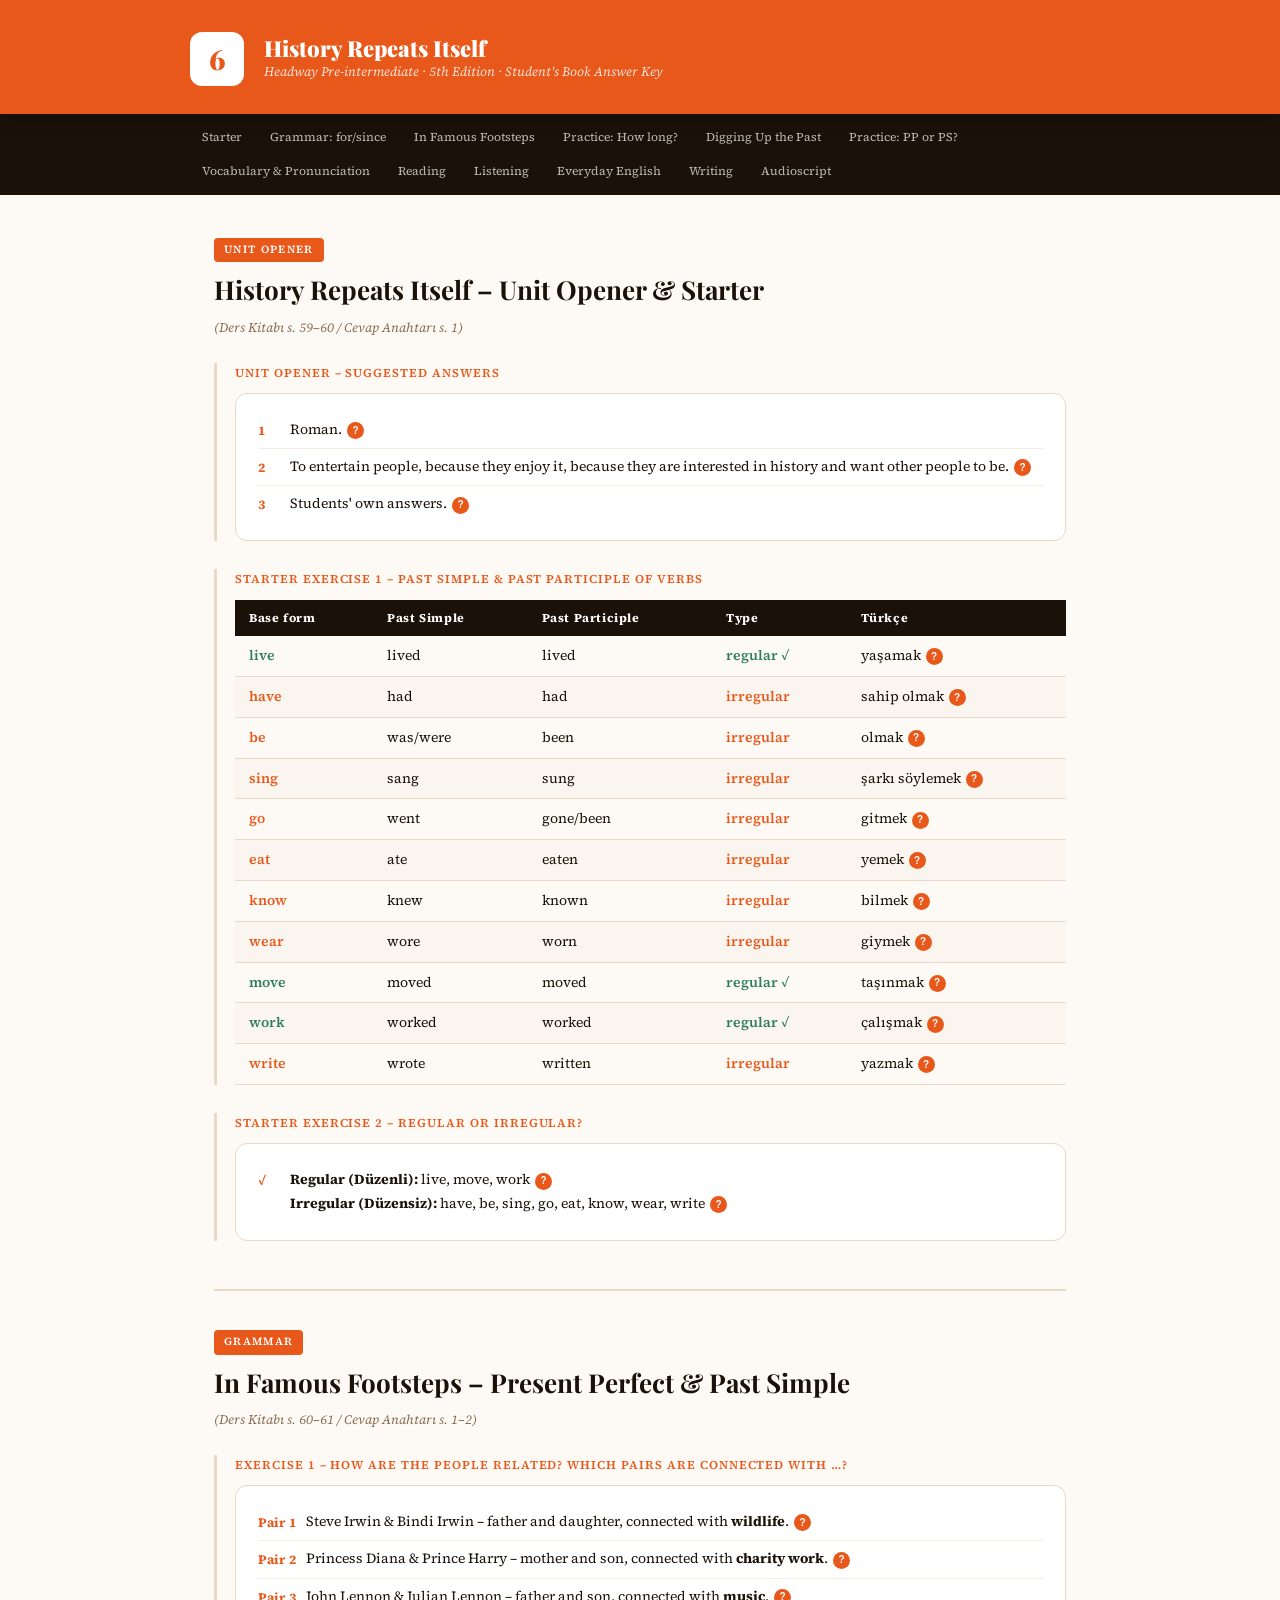
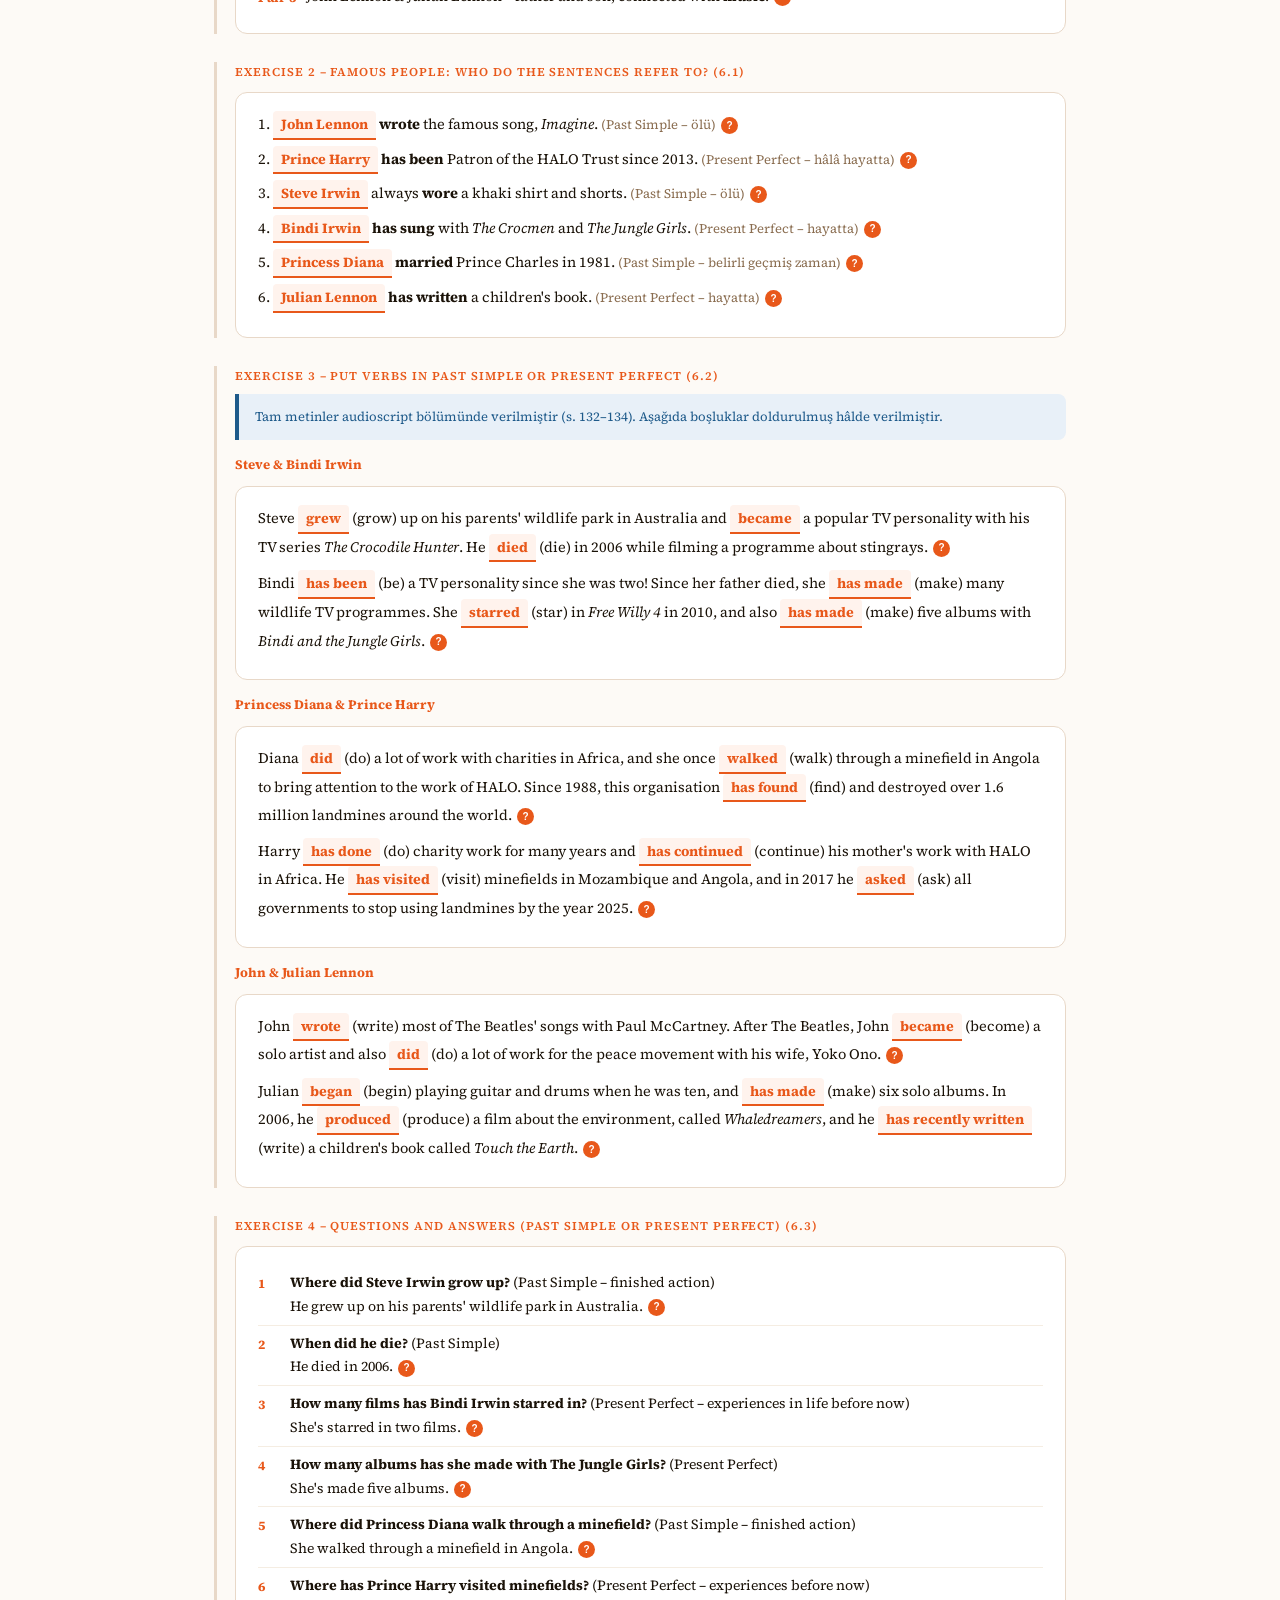
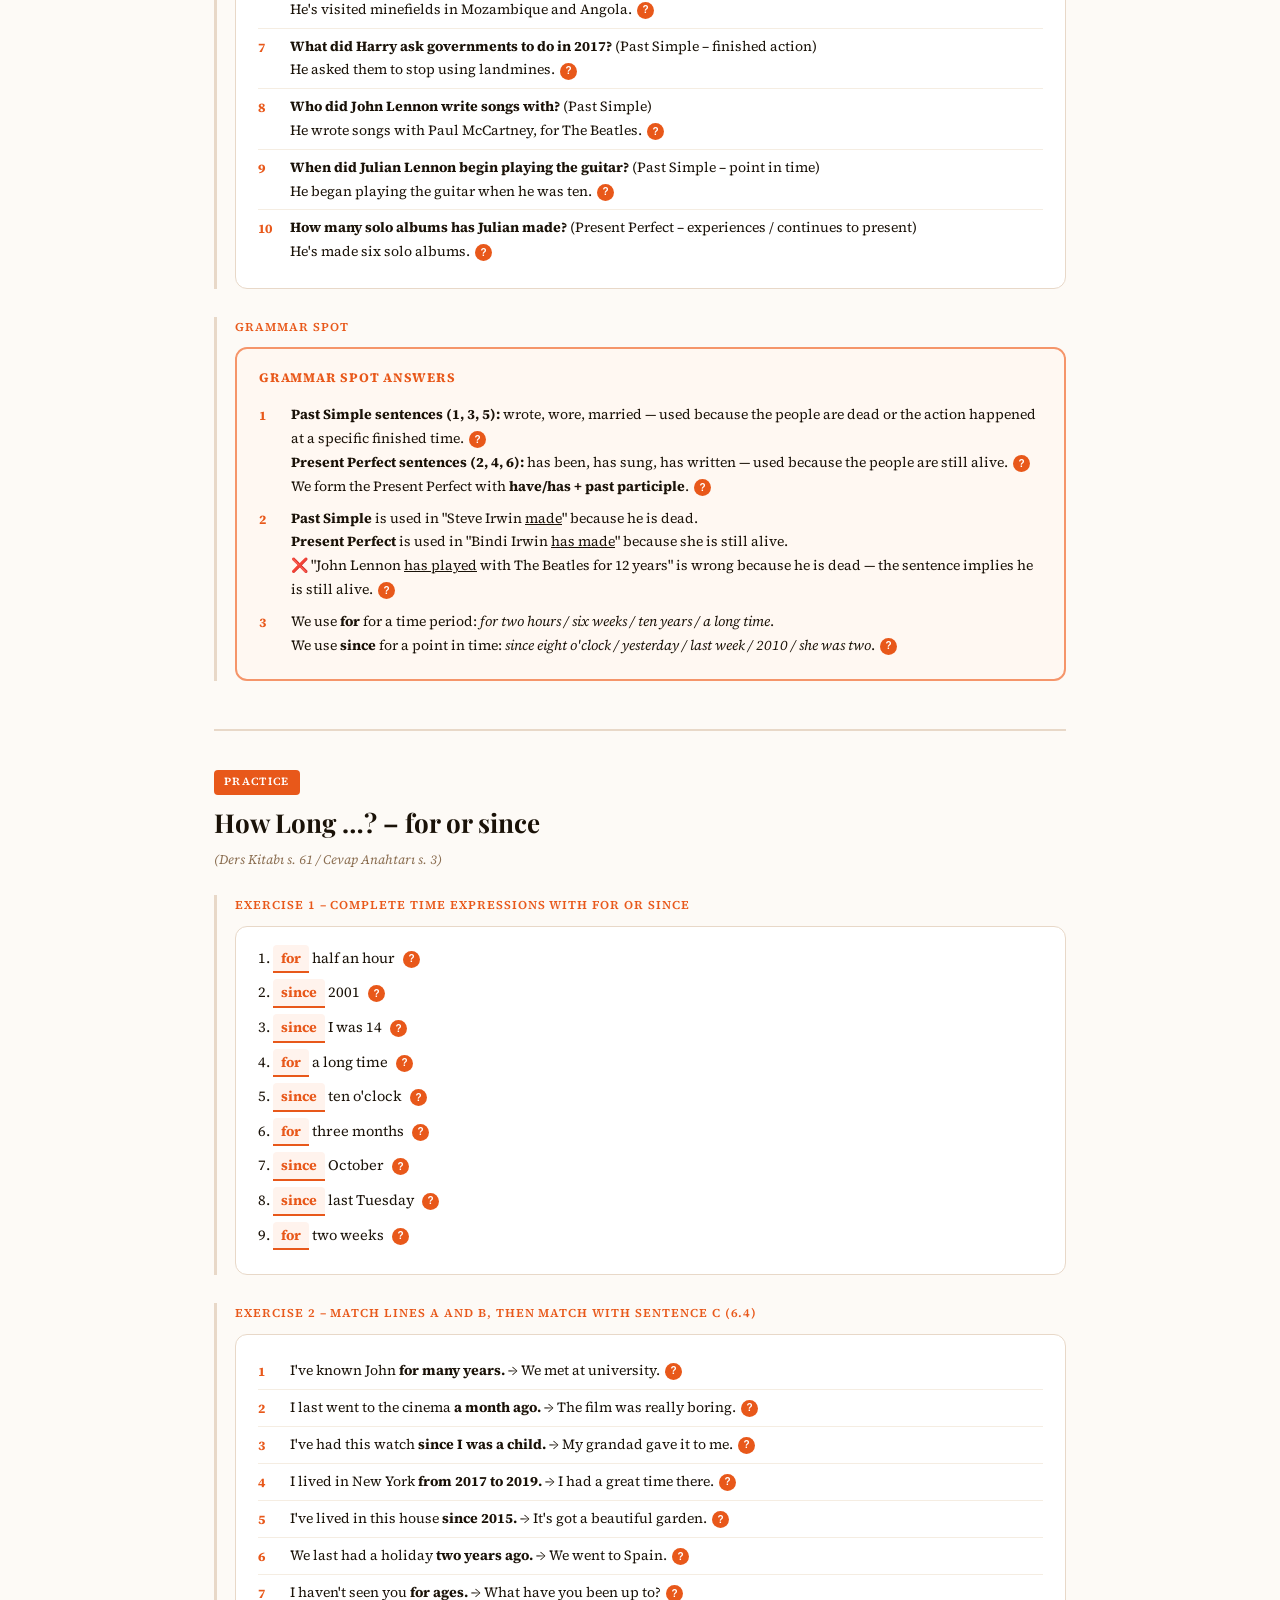
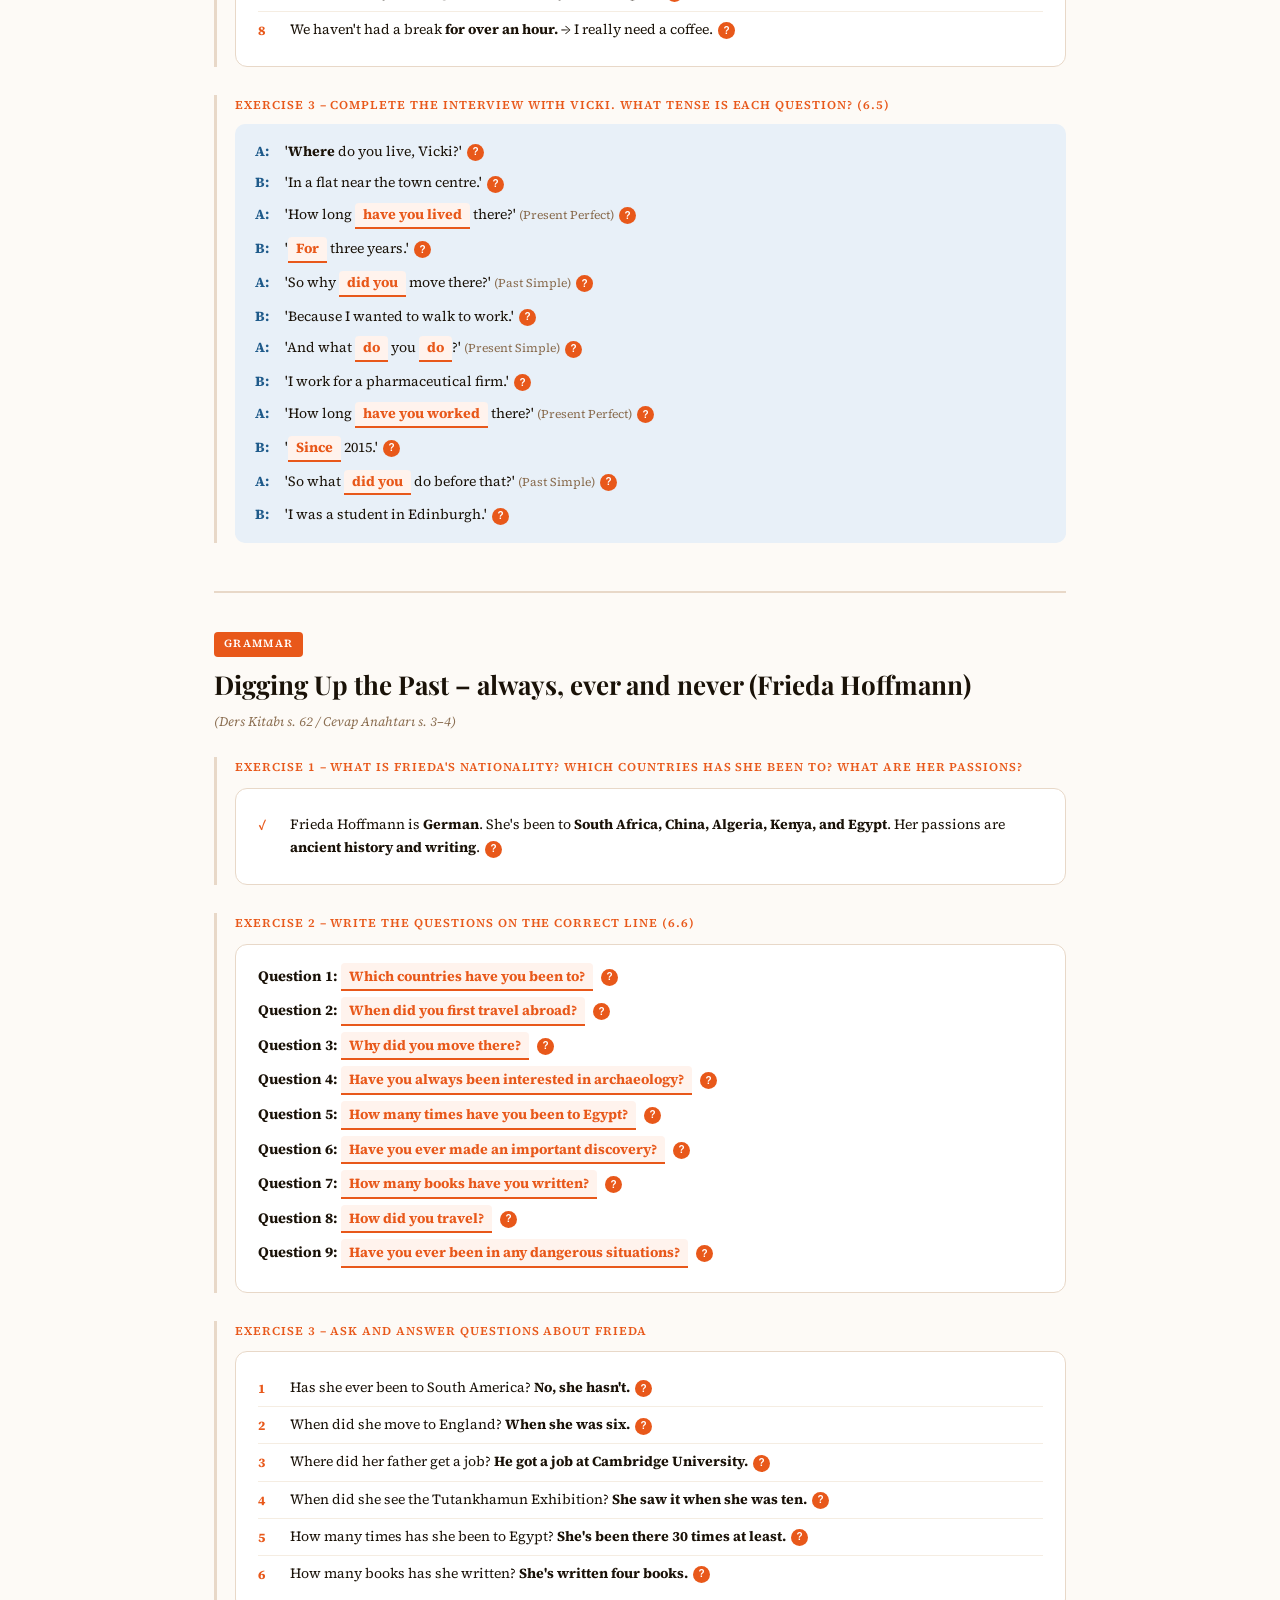
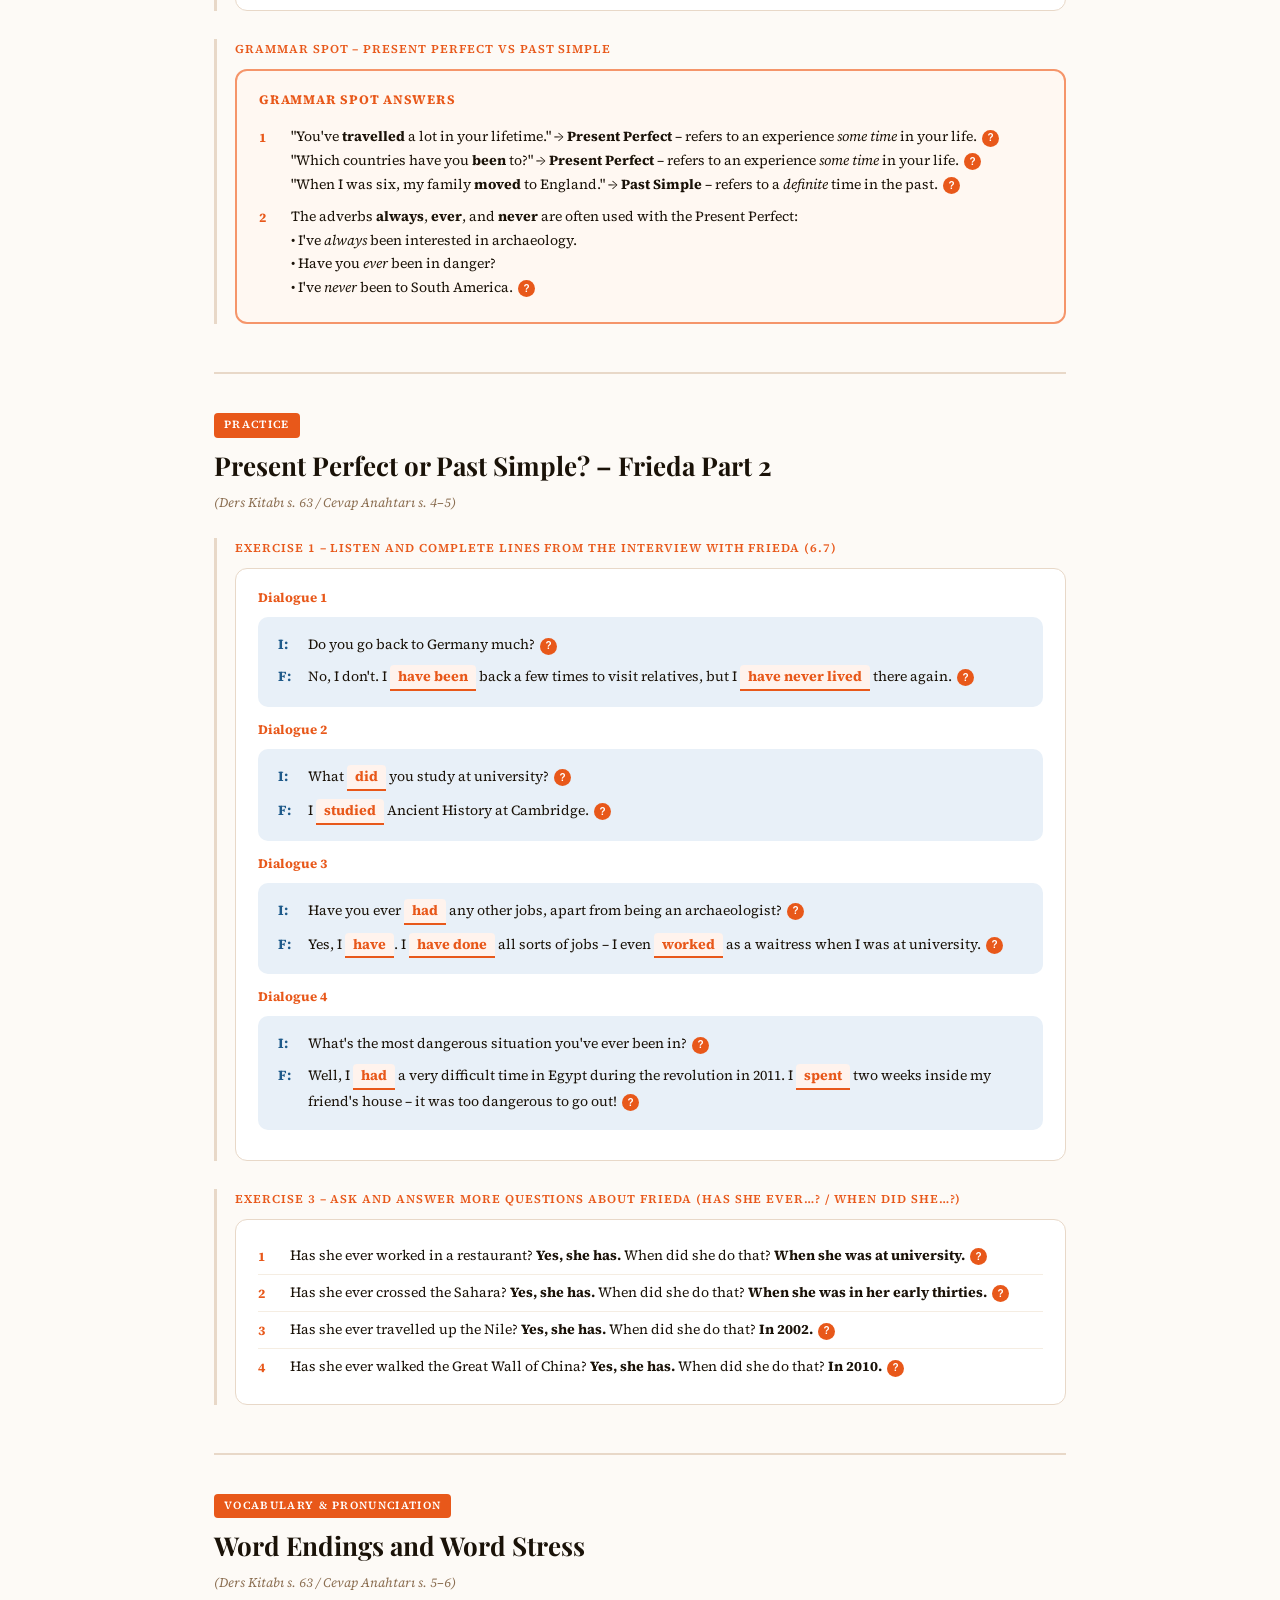
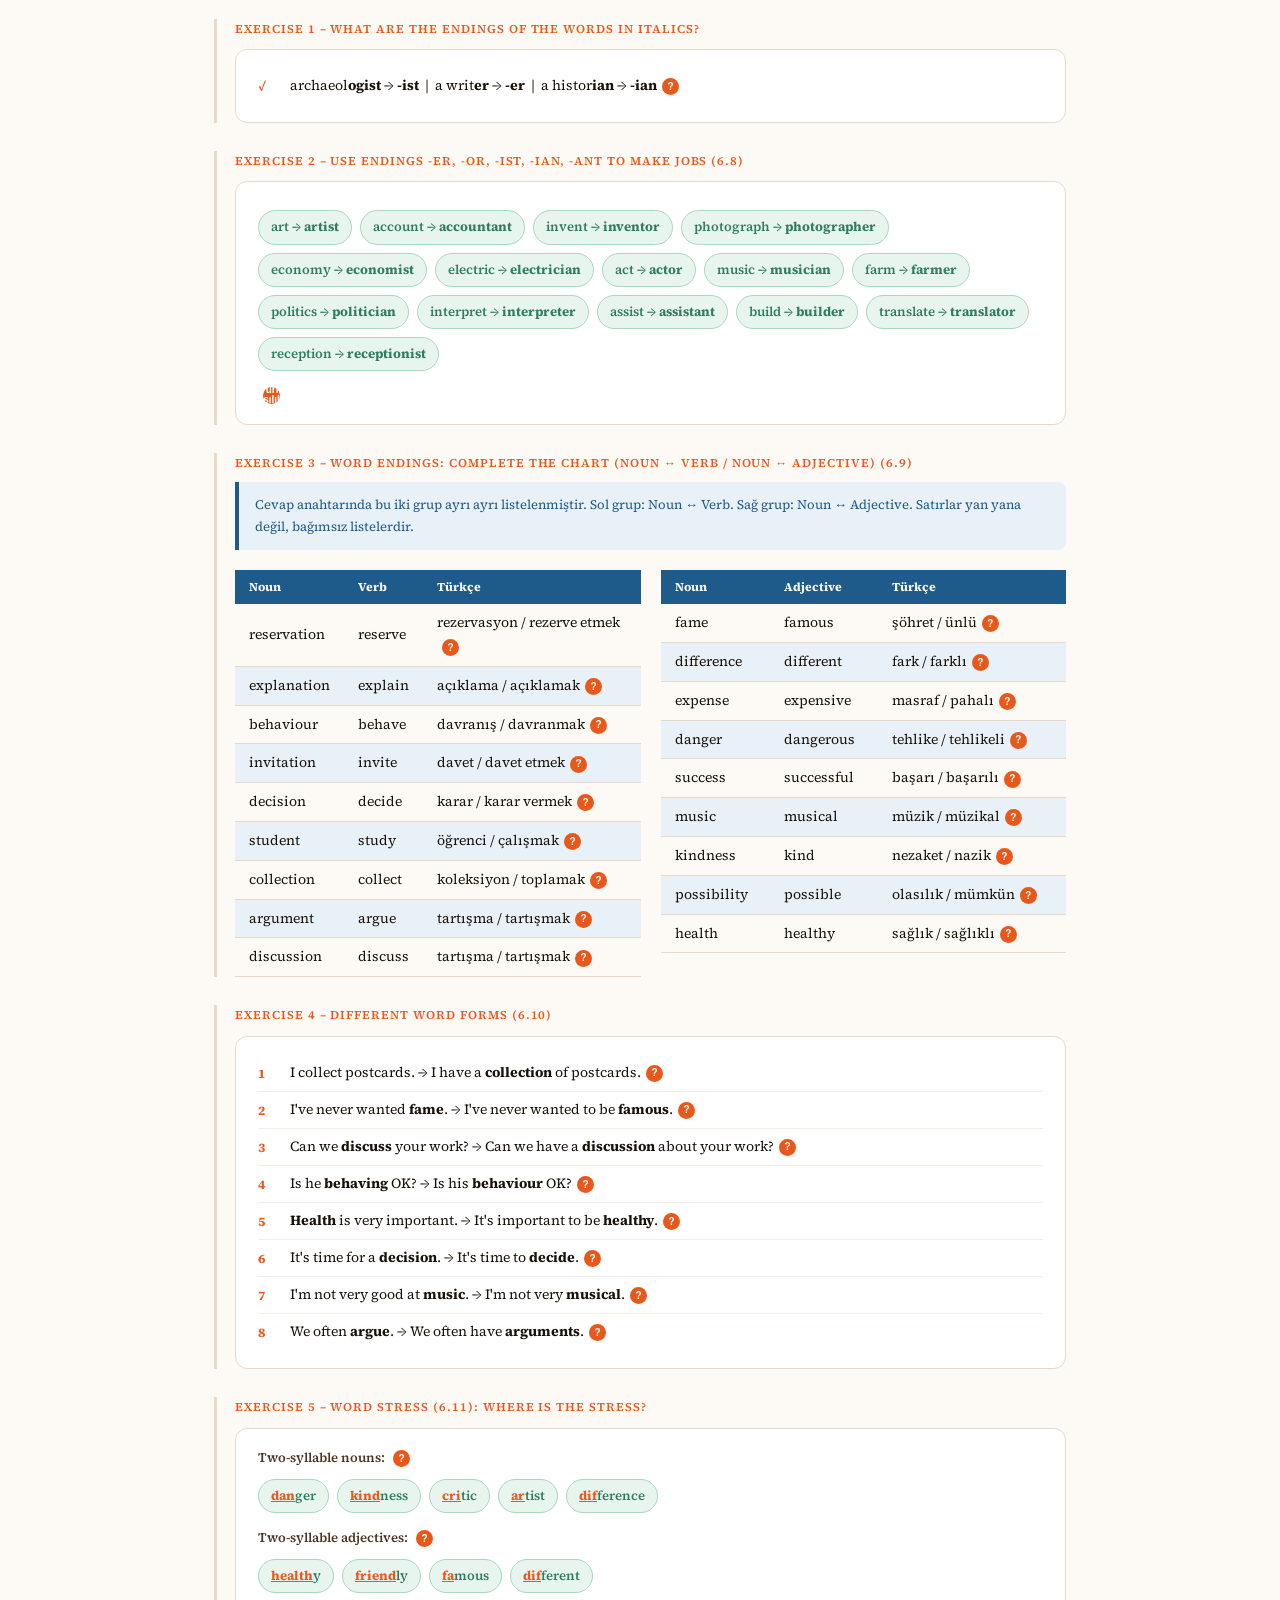
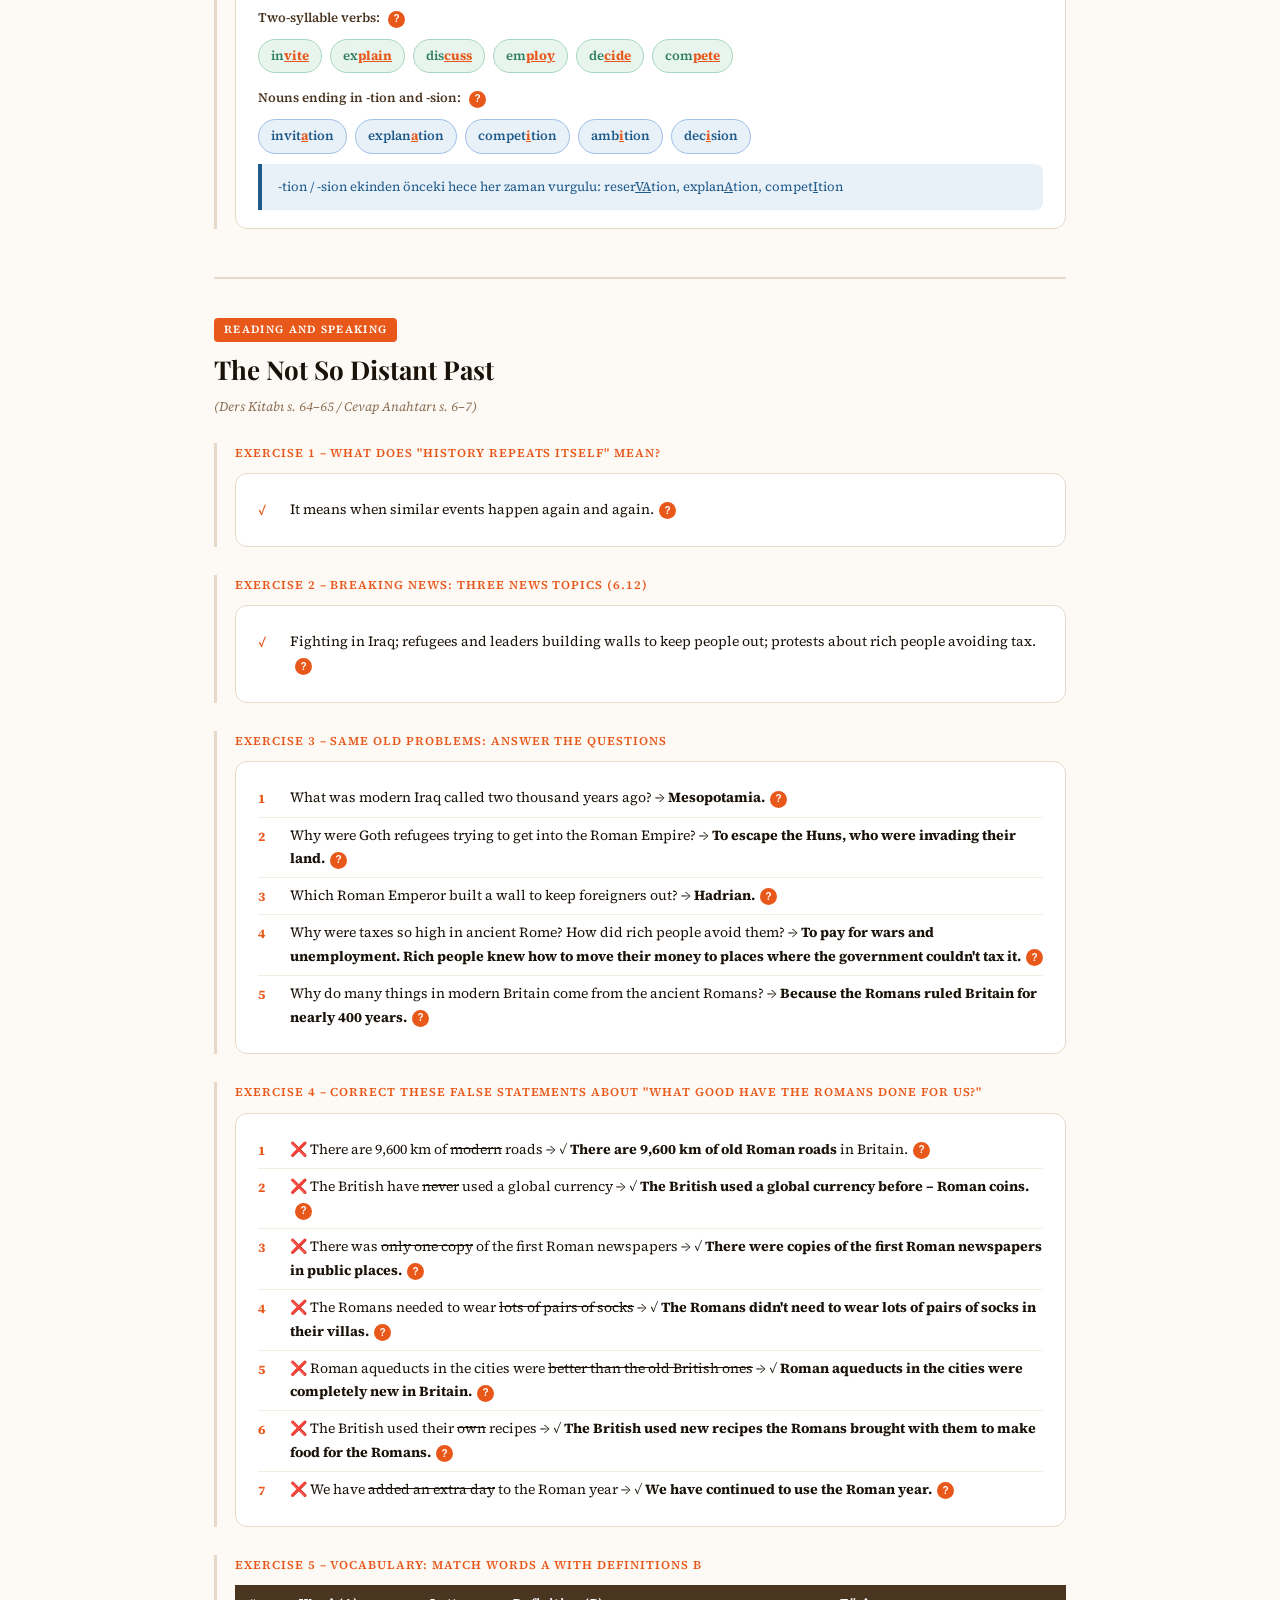
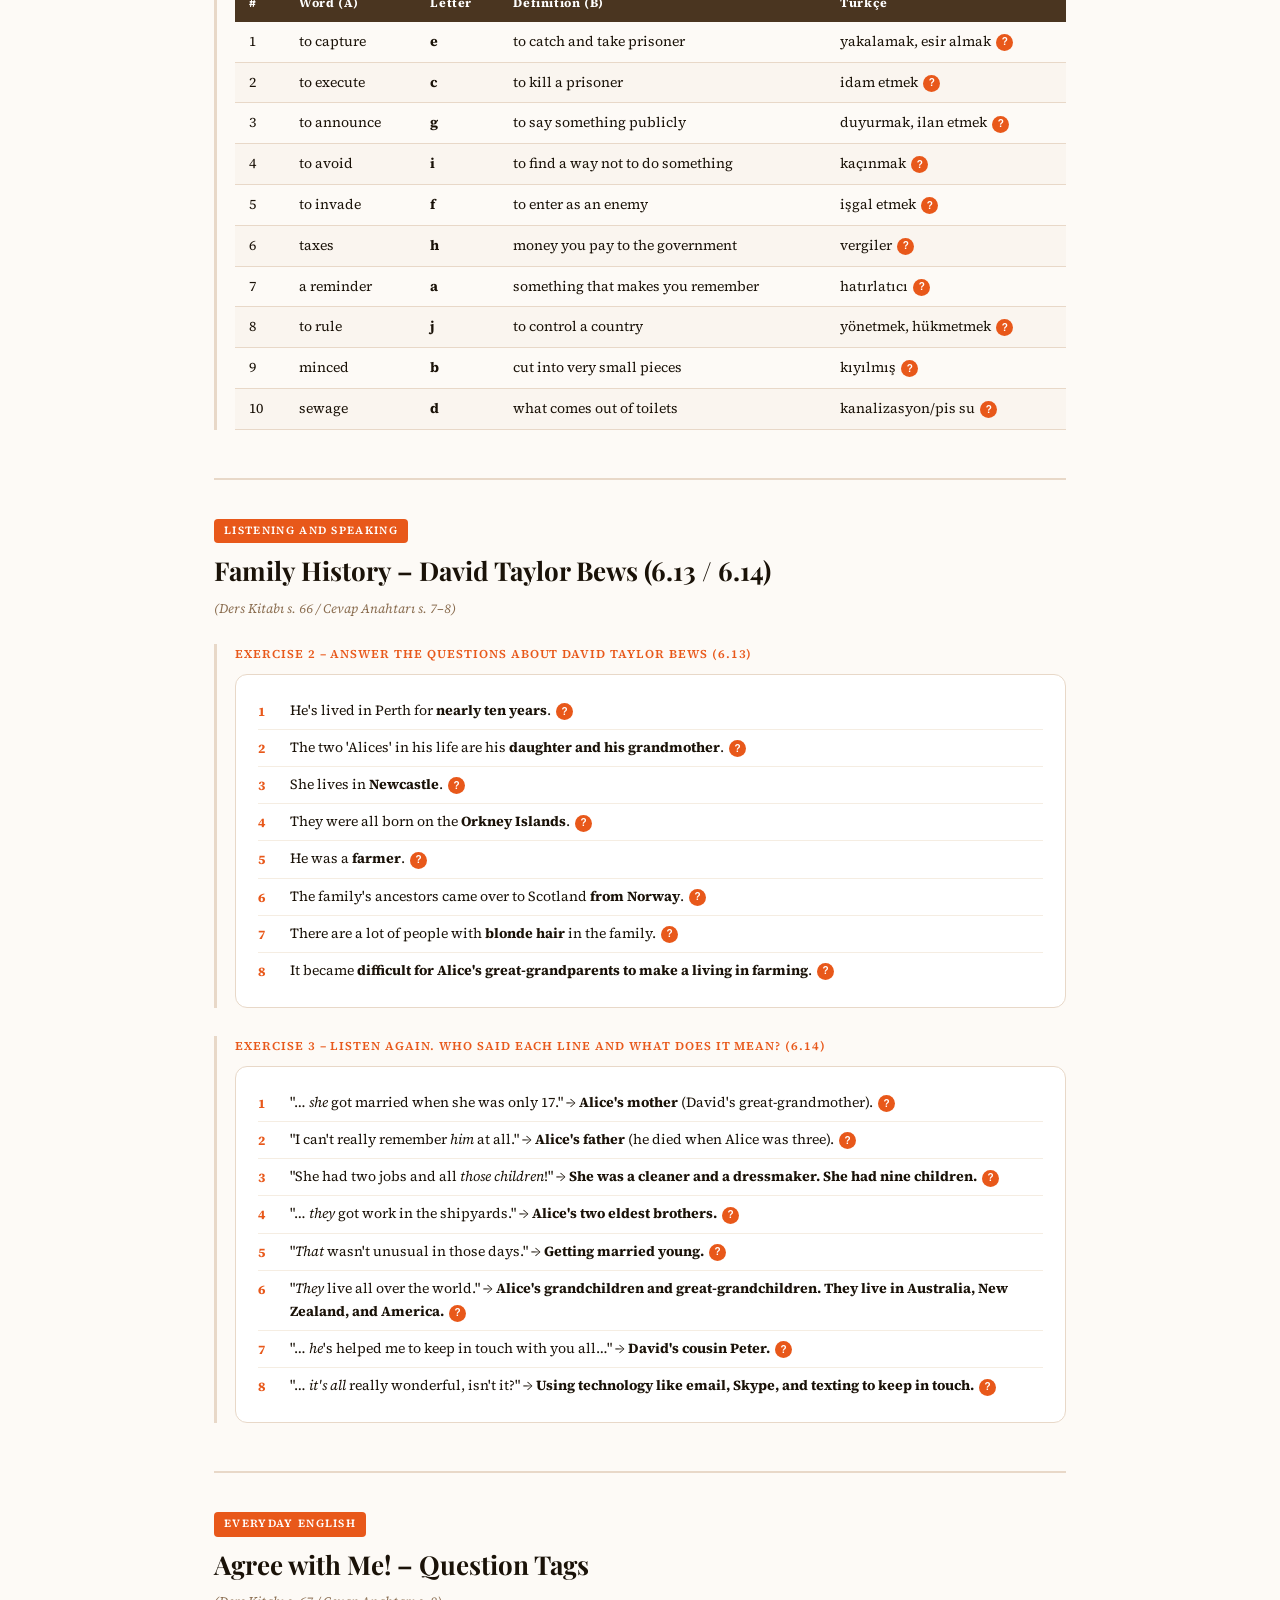
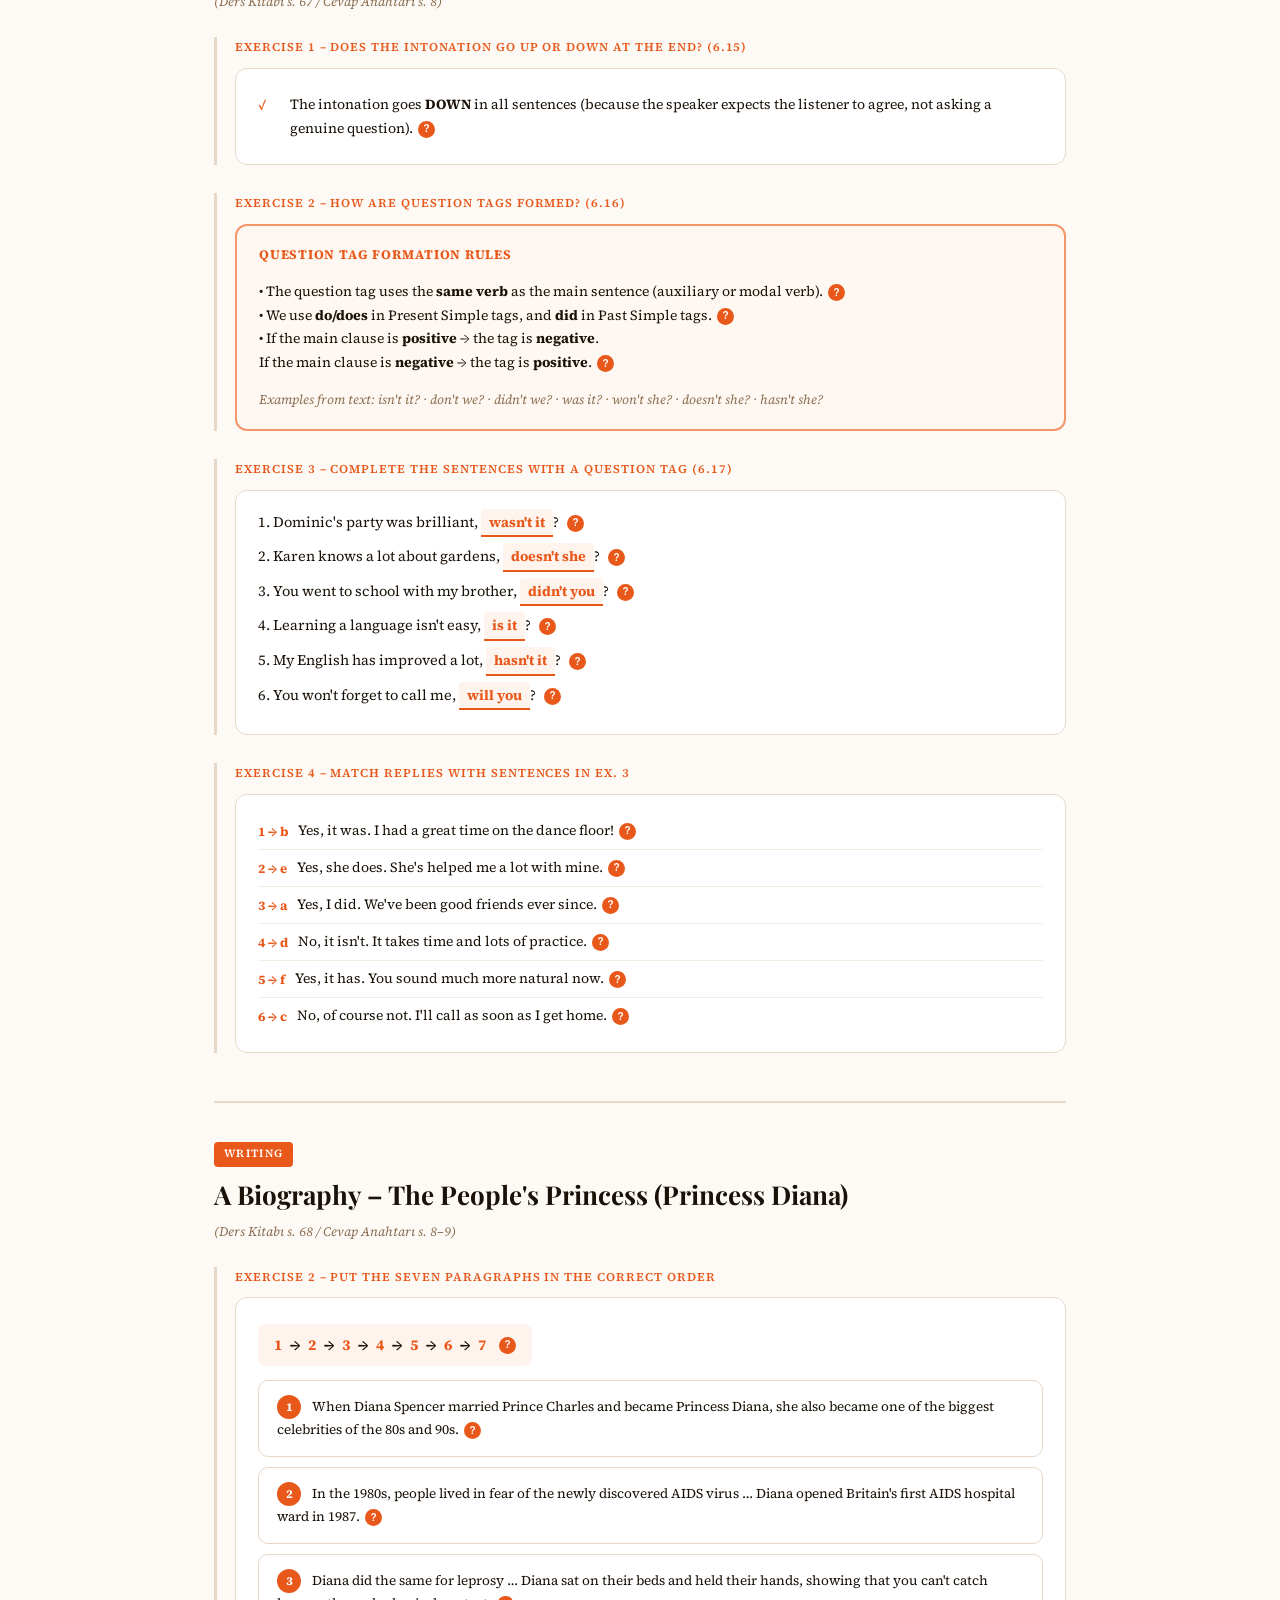
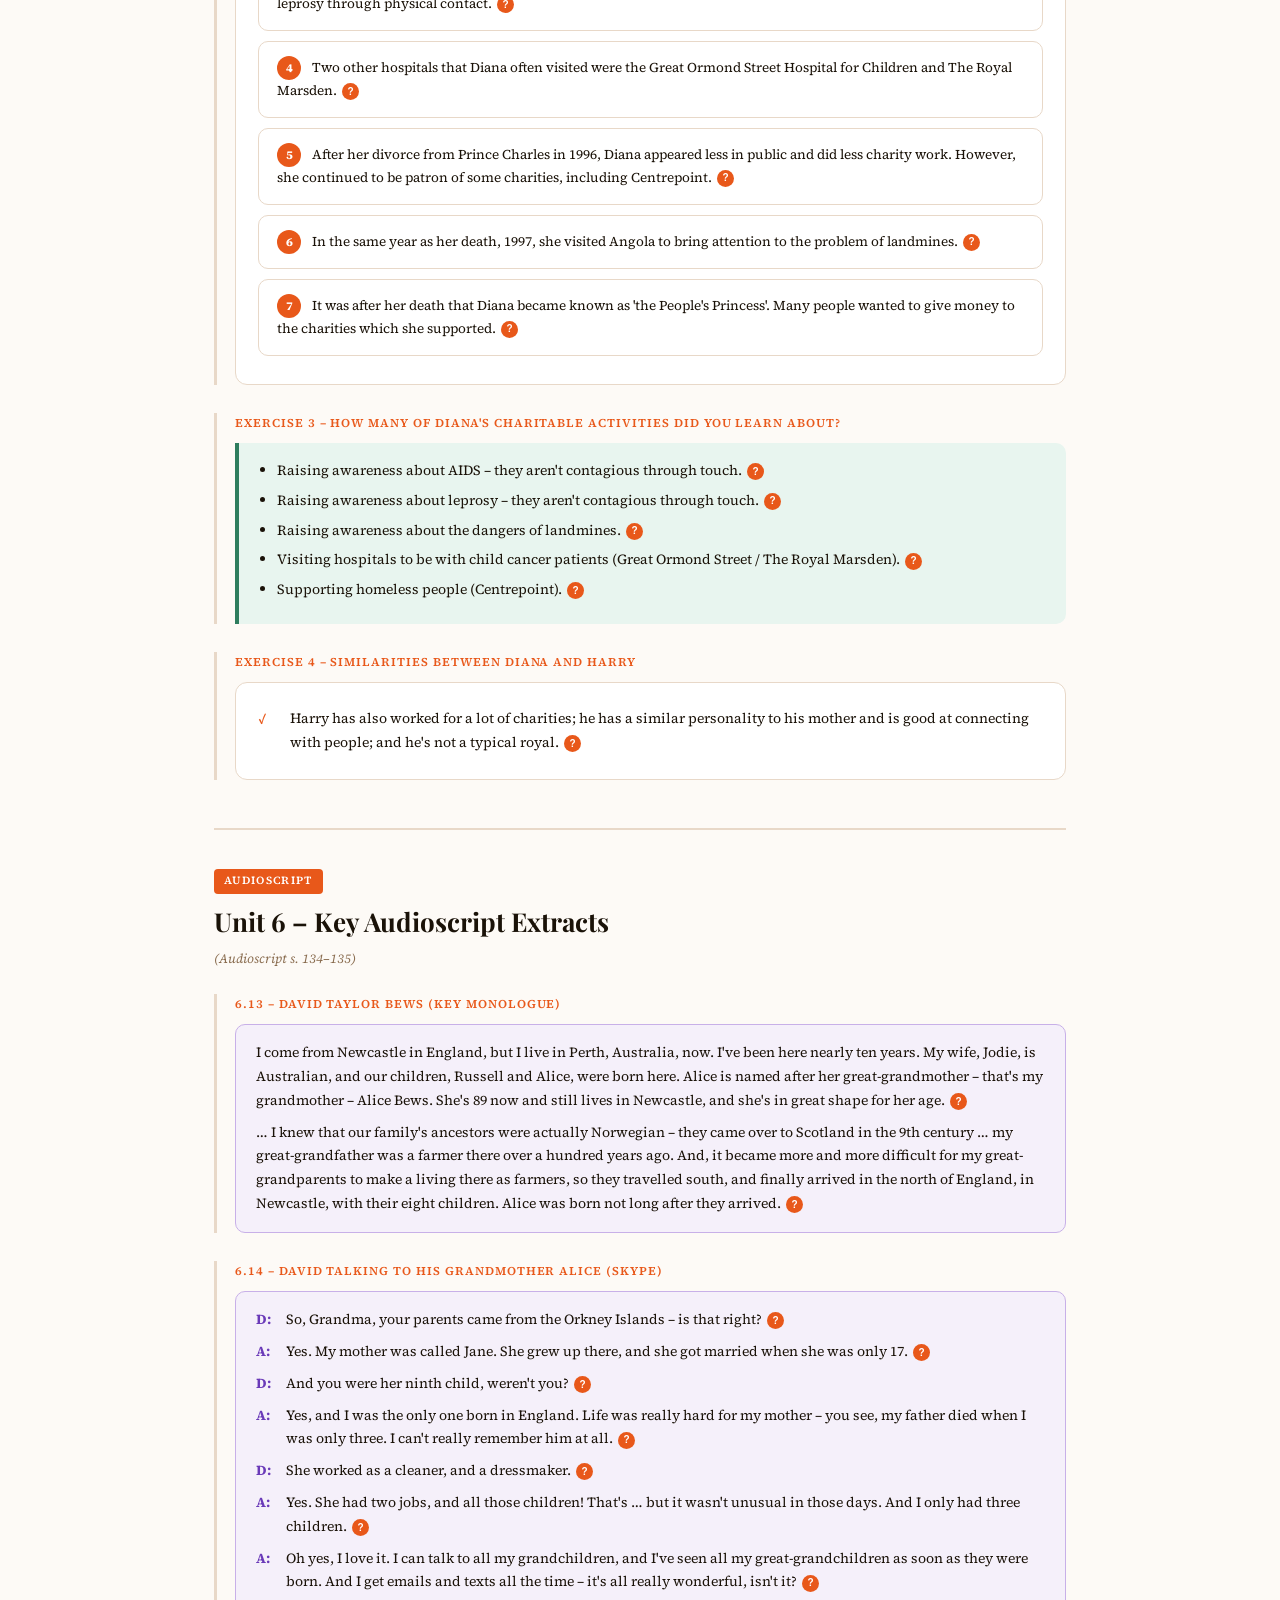
<file: hw6.html>
<!DOCTYPE html>
<html lang="en">
<head>
<meta charset="UTF-8">
<meta name="viewport" content="width=device-width, initial-scale=1.0">
<title>Headway Pre-intermediate – Unit 6: History Repeats Itself</title>
<style>
  @import url('https://fonts.googleapis.com/css2?family=Playfair+Display:wght@700;900&family=Source+Serif+4:ital,wght@0,300;0,400;0,600;1,300&display=swap');
  :root {
    --orange:#e8581a; --orange-light:#f5956a; --orange-pale:#fff3ed;
    --dark:#1a1208; --mid:#4a3520; --muted:#8a6d50; --line:#e8d8c8;
    --bg:#fdfaf6; --white:#ffffff; --green:#2e7d5e; --green-light:#e8f5ef;
    --blue:#1e5a8a; --blue-light:#e8f0f8; --red:#8a1e1e; --red-light:#fde8e8;
  }
  *{box-sizing:border-box;margin:0;padding:0;}
  body{background:var(--bg);font-family:'Source Serif 4',Georgia,serif;color:var(--dark);font-size:15px;line-height:1.7;}

  .site-header{background:var(--orange);padding:32px 40px 28px;position:sticky;top:0;z-index:100;box-shadow:0 3px 20px rgba(0,0,0,.18);}
  .header-inner{max-width:900px;margin:0 auto;display:flex;align-items:center;gap:20px;}
  .header-badge{background:white;color:var(--orange);font-family:'Playfair Display',serif;font-weight:900;font-size:28px;width:54px;height:54px;border-radius:12px;display:flex;align-items:center;justify-content:center;flex-shrink:0;}
  .header-text h1{font-family:'Playfair Display',serif;font-weight:900;font-size:22px;color:white;line-height:1.2;}
  .header-text p{color:rgba(255,255,255,.82);font-size:13px;font-style:italic;}

  .toc{background:var(--dark);padding:0 40px;}
  .toc-inner{max-width:900px;margin:0 auto;display:flex;gap:4px;flex-wrap:wrap;padding:8px 0;}
  .toc a{color:rgba(255,255,255,.7);font-size:12px;text-decoration:none;padding:5px 12px;border-radius:6px;transition:all .2s;white-space:nowrap;}
  .toc a:hover{background:var(--orange);color:white;}

  .main{max-width:900px;margin:0 auto;padding:40px 24px 80px;}

  .section-label{display:inline-block;background:var(--orange);color:white;font-size:11px;font-weight:600;letter-spacing:.12em;text-transform:uppercase;padding:3px 10px;border-radius:4px;margin-bottom:6px;}
  .section-title{font-family:'Playfair Display',serif;font-size:26px;font-weight:700;color:var(--dark);margin-bottom:4px;}
  .section-page{color:var(--muted);font-size:13px;font-style:italic;margin-bottom:24px;}
  .section-divider{border:none;border-top:2px solid var(--line);margin:48px 0 36px;}

  .q-block{margin-bottom:28px;border-left:3px solid var(--line);padding-left:18px;}
  .q-block:hover{border-left-color:var(--orange-light);}
  .q-num{font-size:12px;font-weight:600;color:var(--orange);letter-spacing:.08em;text-transform:uppercase;margin-bottom:4px;}

  .tl{display:inline;} .tl-text{display:inline;}
  .tr-btn{display:inline-flex;align-items:center;justify-content:center;width:17px;height:17px;background:var(--orange);color:white;border:none;border-radius:50%;font-size:10px;font-weight:700;cursor:pointer;margin-left:5px;vertical-align:middle;line-height:1;transition:background .15s;flex-shrink:0;}
  .tr-btn:hover{background:var(--dark);}

  .tr-popup{display:none;position:fixed;z-index:9999;background:var(--dark);color:#f5e8d8;padding:12px 16px;border-radius:10px;font-size:13px;max-width:300px;line-height:1.6;box-shadow:0 8px 32px rgba(0,0,0,.38);pointer-events:none;}
  .tr-popup.active{display:block;}
  .tr-popup::before{content:'🇹🇷';font-size:11px;margin-right:6px;}

  .answer-card{background:white;border:1px solid var(--line);border-radius:12px;padding:18px 22px;margin-top:10px;}
  .answer-row{display:flex;gap:10px;padding:6px 0;border-bottom:1px solid #f5ede2;align-items:flex-start;}
  .answer-row:last-child{border-bottom:none;}
  .ans-num{color:var(--orange);font-weight:700;font-size:13px;min-width:22px;padding-top:2px;}
  .ans-text{flex:1;font-size:14px;}

  .fill-sentence{font-size:14.5px;margin-bottom:6px;line-height:1.9;}
  .blank-ans{display:inline-block;background:var(--orange-pale);border-bottom:2px solid var(--orange);color:var(--orange);font-weight:700;padding:0 8px;border-radius:4px 4px 0 0;font-size:14px;}

  .grammar-box{background:#fff8f2;border:2px solid var(--orange-light);border-radius:12px;padding:18px 22px;margin-top:10px;}
  .grammar-box .gb-title{font-weight:700;color:var(--orange);font-size:13px;letter-spacing:.06em;text-transform:uppercase;margin-bottom:10px;}

  .dialogue{background:var(--blue-light);border-radius:10px;padding:16px 20px;margin-top:8px;}
  .dlg-line{display:flex;gap:10px;margin-bottom:8px;font-size:14px;}
  .dlg-line:last-child{margin-bottom:0;}
  .dlg-speaker{font-weight:700;color:var(--blue);min-width:20px;flex-shrink:0;}

  /* VERB TABLE */
  .verb-table{width:100%;border-collapse:collapse;margin-top:10px;font-size:14px;}
  .verb-table th{background:var(--dark);color:white;padding:8px 14px;text-align:left;font-size:12px;letter-spacing:.05em;}
  .verb-table td{padding:8px 14px;border-bottom:1px solid var(--line);}
  .verb-table tr:nth-child(even) td{background:#faf5ef;}
  .verb-reg{color:var(--green);font-weight:600;}
  .verb-irr{color:var(--orange);font-weight:600;}

  /* MATCH TABLE */
  .match-table{width:100%;border-collapse:collapse;margin-top:10px;font-size:14px;}
  .match-table th{background:var(--mid);color:white;padding:8px 14px;font-size:12px;letter-spacing:.05em;text-align:left;}
  .match-table td{padding:8px 14px;border-bottom:1px solid var(--line);vertical-align:top;}
  .match-table tr:nth-child(even) td{background:#faf5ef;}

  /* VOCAB CHIP */
  .vocab-box{display:flex;flex-wrap:wrap;gap:8px;margin-top:10px;}
  .vocab-chip{background:var(--green-light);border:1px solid #a8d8c0;color:var(--green);font-size:13px;font-weight:600;padding:5px 12px;border-radius:20px;}
  .vocab-chip-blue{background:var(--blue-light);border:1px solid #a0c0e8;color:var(--blue);font-size:13px;font-weight:600;padding:5px 12px;border-radius:20px;}

  /* WORD PAIRS TABLE */
  .word-table{width:100%;border-collapse:collapse;margin-top:10px;font-size:14px;}
  .word-table th{background:var(--blue);color:white;padding:7px 14px;text-align:left;font-size:12px;}
  .word-table td{padding:7px 14px;border-bottom:1px solid var(--line);}
  .word-table tr:nth-child(even) td{background:var(--blue-light);}
  .stress-mark{text-decoration:underline;font-weight:700;color:var(--orange);}

  /* INFO NOTE */
  .info-note{background:var(--blue-light);border-left:4px solid var(--blue);border-radius:0 8px 8px 0;padding:12px 16px;font-size:13px;color:var(--blue);margin-top:8px;}
  .info-green{background:var(--green-light);border-left:4px solid var(--green);border-radius:0 8px 8px 0;padding:12px 16px;font-size:13px;color:var(--green);margin-top:8px;}

  /* AUDIO BOX */
  .audio-box{background:#f5f0fa;border:1px solid #c8b0e8;border-radius:10px;padding:16px 20px;margin-top:10px;}
  .audio-name{font-weight:700;color:#6a3ab8;}

  /* WRITING BOX */
  .writing-box{background:var(--green-light);border-left:4px solid var(--green);border-radius:0 10px 10px 0;padding:16px 20px;margin-top:10px;font-size:14px;}
  .writing-box li{margin-bottom:6px;margin-left:18px;}

  /* PARA ORDER */
  .para-card{background:white;border:1px solid var(--line);border-radius:10px;padding:14px 18px;margin-bottom:10px;font-size:13.5px;}
  .para-num{display:inline-block;background:var(--orange);color:white;font-weight:700;width:24px;height:24px;border-radius:50%;text-align:center;line-height:24px;font-size:12px;margin-right:8px;flex-shrink:0;}

  @media(max-width:600px){.site-header{padding:20px 16px;}.main{padding:24px 14px 60px;}.section-title{font-size:20px;}}
</style>
</head>
<body>

<header class="site-header">
  <div class="header-inner">
    <div class="header-badge">6</div>
    <div class="header-text">
      <h1>History Repeats Itself</h1>
      <p>Headway Pre-intermediate · 5th Edition · Student's Book Answer Key</p>
    </div>
  </div>
</header>

<nav class="toc">
  <div class="toc-inner">
    <a href="#starter">Starter</a>
    <a href="#grammar1">Grammar: for/since</a>
    <a href="#famous">In Famous Footsteps</a>
    <a href="#practice1">Practice: How long?</a>
    <a href="#digging">Digging Up the Past</a>
    <a href="#practice2">Practice: PP or PS?</a>
    <a href="#vocabulary">Vocabulary & Pronunciation</a>
    <a href="#reading">Reading</a>
    <a href="#listening">Listening</a>
    <a href="#everyday">Everyday English</a>
    <a href="#writing">Writing</a>
    <a href="#audioscript">Audioscript</a>
  </div>
</nav>

<main class="main">

<!-- ══════════════════════════════════════════ -->
<!--  UNIT OPENER                               -->
<!-- ══════════════════════════════════════════ -->
<section id="starter">
  <div class="section-label">Unit Opener</div>
  <div class="section-title">History Repeats Itself – Unit Opener &amp; Starter</div>
  <div class="section-page">(Ders Kitabı s. 59–60 / Cevap Anahtarı s. 1)</div>

  <div class="q-block">
    <div class="q-num">Unit Opener – Suggested Answers</div>
    <div class="answer-card">
      <div class="answer-row"><span class="ans-num">1</span><span class="ans-text"><span class="tl"><span class="tl-text">Roman.</span><button class="tr-btn" onclick="showTip(this,'Roma dönemine ait.')">?</button></span></span></div>
      <div class="answer-row"><span class="ans-num">2</span><span class="ans-text"><span class="tl"><span class="tl-text">To entertain people, because they enjoy it, because they are interested in history and want other people to be.</span><button class="tr-btn" onclick="showTip(this,'İnsanları eğlendirmek için, zevk aldıkları için, tarihe ilgi duydukları için ve başkalarının da ilgilenmesini istedikleri için.')">?</button></span></span></div>
      <div class="answer-row"><span class="ans-num">3</span><span class="ans-text"><span class="tl"><span class="tl-text">Students' own answers.</span><button class="tr-btn" onclick="showTip(this,'Öğrencilerin kendi cevapları.')">?</button></span></span></div>
    </div>
  </div>

  <!-- STARTER 1 – Verb table -->
  <div class="q-block">
    <div class="q-num">Starter Exercise 1 – Past Simple &amp; Past Participle of verbs</div>
    <table class="verb-table">
      <thead>
        <tr><th>Base form</th><th>Past Simple</th><th>Past Participle</th><th>Type</th><th>Türkçe</th></tr>
      </thead>
      <tbody>
        <tr><td class="verb-reg">live</td><td>lived</td><td>lived</td><td><span class="verb-reg">regular ✓</span></td><td><span class="tl"><span class="tl-text">yaşamak</span><button class="tr-btn" onclick="showTip(this,'live → lived → lived · Düzenli (regular) fiil')">?</button></span></td></tr>
        <tr><td class="verb-irr">have</td><td>had</td><td>had</td><td><span class="verb-irr">irregular</span></td><td><span class="tl"><span class="tl-text">sahip olmak</span><button class="tr-btn" onclick="showTip(this,'have → had → had · Düzensiz (irregular) fiil')">?</button></span></td></tr>
        <tr><td class="verb-irr">be</td><td>was/were</td><td>been</td><td><span class="verb-irr">irregular</span></td><td><span class="tl"><span class="tl-text">olmak</span><button class="tr-btn" onclick="showTip(this,'be → was/were → been · Düzensiz fiil')">?</button></span></td></tr>
        <tr><td class="verb-irr">sing</td><td>sang</td><td>sung</td><td><span class="verb-irr">irregular</span></td><td><span class="tl"><span class="tl-text">şarkı söylemek</span><button class="tr-btn" onclick="showTip(this,'sing → sang → sung · Düzensiz fiil')">?</button></span></td></tr>
        <tr><td class="verb-irr">go</td><td>went</td><td>gone/been</td><td><span class="verb-irr">irregular</span></td><td><span class="tl"><span class="tl-text">gitmek</span><button class="tr-btn" onclick="showTip(this,'go → went → gone/been · Düzensiz fiil')">?</button></span></td></tr>
        <tr><td class="verb-irr">eat</td><td>ate</td><td>eaten</td><td><span class="verb-irr">irregular</span></td><td><span class="tl"><span class="tl-text">yemek</span><button class="tr-btn" onclick="showTip(this,'eat → ate → eaten · Düzensiz fiil')">?</button></span></td></tr>
        <tr><td class="verb-irr">know</td><td>knew</td><td>known</td><td><span class="verb-irr">irregular</span></td><td><span class="tl"><span class="tl-text">bilmek</span><button class="tr-btn" onclick="showTip(this,'know → knew → known · Düzensiz fiil')">?</button></span></td></tr>
        <tr><td class="verb-irr">wear</td><td>wore</td><td>worn</td><td><span class="verb-irr">irregular</span></td><td><span class="tl"><span class="tl-text">giymek</span><button class="tr-btn" onclick="showTip(this,'wear → wore → worn · Düzensiz fiil')">?</button></span></td></tr>
        <tr><td class="verb-reg">move</td><td>moved</td><td>moved</td><td><span class="verb-reg">regular ✓</span></td><td><span class="tl"><span class="tl-text">taşınmak</span><button class="tr-btn" onclick="showTip(this,'move → moved → moved · Düzenli fiil')">?</button></span></td></tr>
        <tr><td class="verb-reg">work</td><td>worked</td><td>worked</td><td><span class="verb-reg">regular ✓</span></td><td><span class="tl"><span class="tl-text">çalışmak</span><button class="tr-btn" onclick="showTip(this,'work → worked → worked · Düzenli fiil')">?</button></span></td></tr>
        <tr><td class="verb-irr">write</td><td>wrote</td><td>written</td><td><span class="verb-irr">irregular</span></td><td><span class="tl"><span class="tl-text">yazmak</span><button class="tr-btn" onclick="showTip(this,'write → wrote → written · Düzensiz fiil')">?</button></span></td></tr>
      </tbody>
    </table>
  </div>

  <div class="q-block">
    <div class="q-num">Starter Exercise 2 – Regular or Irregular?</div>
    <div class="answer-card">
      <div class="answer-row">
        <span class="ans-num">✓</span>
        <span class="ans-text">
          <span class="tl"><span class="tl-text"><strong>Regular (Düzenli):</strong> live, move, work</span><button class="tr-btn" onclick="showTip(this,'Düzenli fiiller: live, move, work')">?</button></span><br>
          <span class="tl"><span class="tl-text"><strong>Irregular (Düzensiz):</strong> have, be, sing, go, eat, know, wear, write</span><button class="tr-btn" onclick="showTip(this,'Düzensiz fiiller: have, be, sing, go, eat, know, wear, write')">?</button></span>
        </span>
      </div>
    </div>
  </div>
</section>

<hr class="section-divider">

<!-- ══════════════════════════════════════════ -->
<!--  IN FAMOUS FOOTSTEPS                       -->
<!-- ══════════════════════════════════════════ -->
<section id="famous">
  <div class="section-label">Grammar</div>
  <div class="section-title">In Famous Footsteps – Present Perfect &amp; Past Simple</div>
  <div class="section-page">(Ders Kitabı s. 60–61 / Cevap Anahtarı s. 1–2)</div>

  <div class="q-block">
    <div class="q-num">Exercise 1 – How are the people related? Which pairs are connected with …?</div>
    <div class="answer-card">
      <div class="answer-row"><span class="ans-num">Pair 1</span><span class="ans-text"><span class="tl"><span class="tl-text">Steve Irwin &amp; Bindi Irwin – father and daughter, connected with <strong>wildlife</strong>.</span><button class="tr-btn" onclick="showTip(this,'Steve Irwin ve Bindi Irwin – baba ve kız, yaban hayatıyla bağlantılı.')">?</button></span></span></div>
      <div class="answer-row"><span class="ans-num">Pair 2</span><span class="ans-text"><span class="tl"><span class="tl-text">Princess Diana &amp; Prince Harry – mother and son, connected with <strong>charity work</strong>.</span><button class="tr-btn" onclick="showTip(this,'Prenses Diana ve Prens Harry – anne ve oğul, hayır çalışmalarıyla bağlantılı.')">?</button></span></span></div>
      <div class="answer-row"><span class="ans-num">Pair 3</span><span class="ans-text"><span class="tl"><span class="tl-text">John Lennon &amp; Julian Lennon – father and son, connected with <strong>music</strong>.</span><button class="tr-btn" onclick="showTip(this,'John Lennon ve Julian Lennon – baba ve oğul, müzikle bağlantılı.')">?</button></span></span></div>
    </div>
  </div>

  <div class="q-block">
    <div class="q-num">Exercise 2 – Famous people: Who do the sentences refer to? (6.1)</div>
    <div class="answer-card">
      <div class="fill-sentence">1. <span class="blank-ans">John Lennon</span> <span class="tl"><span class="tl-text"><strong>wrote</strong> the famous song, <em>Imagine</em>. <span style="color:var(--muted);font-size:13px">(Past Simple – ölü)</span></span><button class="tr-btn" onclick="showTip(this,'John Lennon ünlü şarkıyı yazdı. Past Simple kullanılır çünkü John Lennon hayatta değil.')">?</button></span></div>
      <div class="fill-sentence">2. <span class="blank-ans">Prince Harry</span> <span class="tl"><span class="tl-text"><strong>has been</strong> Patron of the HALO Trust since 2013. <span style="color:var(--muted);font-size:13px">(Present Perfect – hâlâ hayatta)</span></span><button class="tr-btn" onclick="showTip(this,'Prens Harry 2013\'ten beri HALO Trust\'ın Hamisiymiş. Present Perfect kullanılır çünkü hâlâ hayatta.')">?</button></span></div>
      <div class="fill-sentence">3. <span class="blank-ans">Steve Irwin</span> <span class="tl"><span class="tl-text">always <strong>wore</strong> a khaki shirt and shorts. <span style="color:var(--muted);font-size:13px">(Past Simple – ölü)</span></span><button class="tr-btn" onclick="showTip(this,'Steve Irwin her zaman haki gömlek ve şort giyerdi. Past Simple – artık hayatta değil.')">?</button></span></div>
      <div class="fill-sentence">4. <span class="blank-ans">Bindi Irwin</span> <span class="tl"><span class="tl-text"><strong>has sung</strong> with <em>The Crocmen</em> and <em>The Jungle Girls</em>. <span style="color:var(--muted);font-size:13px">(Present Perfect – hayatta)</span></span><button class="tr-btn" onclick="showTip(this,'Bindi Irwin The Crocmen ve The Jungle Girls ile şarkı söyledi. Present Perfect – hayatta.')">?</button></span></div>
      <div class="fill-sentence">5. <span class="blank-ans">Princess Diana</span> <span class="tl"><span class="tl-text"><strong>married</strong> Prince Charles in 1981. <span style="color:var(--muted);font-size:13px">(Past Simple – belirli geçmiş zaman)</span></span><button class="tr-btn" onclick="showTip(this,'Prenses Diana 1981\'de Prens Charles ile evlendi. Belirli bir geçmiş zaman → Past Simple.')">?</button></span></div>
      <div class="fill-sentence">6. <span class="blank-ans">Julian Lennon</span> <span class="tl"><span class="tl-text"><strong>has written</strong> a children's book. <span style="color:var(--muted);font-size:13px">(Present Perfect – hayatta)</span></span><button class="tr-btn" onclick="showTip(this,'Julian Lennon bir çocuk kitabı yazdı. Present Perfect – hayatta.')">?</button></span></div>
    </div>
  </div>

  <div class="q-block">
    <div class="q-num">Exercise 3 – Put verbs in Past Simple or Present Perfect (6.2)</div>
    <div class="info-note">Tam metinler audioscript bölümünde verilmiştir (s. 132–134). Aşağıda boşluklar doldurulmuş hâlde verilmiştir.</div>

    <div style="margin-top:14px;font-weight:700;color:var(--orange);font-size:13px;margin-bottom:6px;">Steve &amp; Bindi Irwin</div>
    <div class="answer-card">
      <div class="fill-sentence"><span class="tl"><span class="tl-text">Steve <span class="blank-ans">grew</span> (grow) up on his parents' wildlife park in Australia and <span class="blank-ans">became</span> a popular TV personality with his TV series <em>The Crocodile Hunter</em>. He <span class="blank-ans">died</span> (die) in 2006 while filming a programme about stingrays.</span><button class="tr-btn" onclick="showTip(this,'Steve Irwin Avustralya\'daki ebeveynlerinin yaban hayatı parkında büyüdü ve The Crocodile Hunter adlı TV serisiyle ünlü bir TV kişiliği oldu. Vatoz çekerken 2006\'da hayatını kaybetti.')">?</button></span></div>
      <div class="fill-sentence" style="margin-top:8px;"><span class="tl"><span class="tl-text">Bindi <span class="blank-ans">has been</span> (be) a TV personality since she was two! Since her father died, she <span class="blank-ans">has made</span> (make) many wildlife TV programmes. She <span class="blank-ans">starred</span> (star) in <em>Free Willy 4</em> in 2010, and also <span class="blank-ans">has made</span> (make) five albums with <em>Bindi and the Jungle Girls</em>.</span><button class="tr-btn" onclick="showTip(this,'Bindi iki yaşından beri TV kişiliği. Babası öldüğünden beri pek çok yaban hayatı programı yaptı. 2010\'da Free Willy 4\'te oynadı; Bindi and the Jungle Girls ile beş albüm yaptı.')">?</button></span></div>
    </div>

    <div style="margin-top:14px;font-weight:700;color:var(--orange);font-size:13px;margin-bottom:6px;">Princess Diana &amp; Prince Harry</div>
    <div class="answer-card">
      <div class="fill-sentence"><span class="tl"><span class="tl-text">Diana <span class="blank-ans">did</span> (do) a lot of work with charities in Africa, and she once <span class="blank-ans">walked</span> (walk) through a minefield in Angola to bring attention to the work of HALO. Since 1988, this organisation <span class="blank-ans">has found</span> (find) and destroyed over 1.6 million landmines around the world.</span><button class="tr-btn" onclick="showTip(this,'Diana Afrika\'daki yardım kuruluşlarıyla çok çalıştı; HALO\'nun çalışmalarına dikkat çekmek için Angola\'da bir mayın tarlasından geçti. 1988\'den beri bu kuruluş 1,6 milyondan fazla mayını imha etti.')">?</button></span></div>
      <div class="fill-sentence" style="margin-top:8px;"><span class="tl"><span class="tl-text">Harry <span class="blank-ans">has done</span> (do) charity work for many years and <span class="blank-ans">has continued</span> (continue) his mother's work with HALO in Africa. He <span class="blank-ans">has visited</span> (visit) minefields in Mozambique and Angola, and in 2017 he <span class="blank-ans">asked</span> (ask) all governments to stop using landmines by the year 2025.</span><button class="tr-btn" onclick="showTip(this,'Harry yıllardır hayır işleri yapıyor ve annesinin HALO ile çalışmasını sürdürüyor. Mozambik ve Angola\'daki mayın tarlalarını ziyaret etti; 2017\'de tüm hükümetlerden 2025\'e kadar kara mayını kullanmayı bırakmalarını istedi.')">?</button></span></div>
    </div>

    <div style="margin-top:14px;font-weight:700;color:var(--orange);font-size:13px;margin-bottom:6px;">John &amp; Julian Lennon</div>
    <div class="answer-card">
      <div class="fill-sentence"><span class="tl"><span class="tl-text">John <span class="blank-ans">wrote</span> (write) most of The Beatles' songs with Paul McCartney. After The Beatles, John <span class="blank-ans">became</span> (become) a solo artist and also <span class="blank-ans">did</span> (do) a lot of work for the peace movement with his wife, Yoko Ono.</span><button class="tr-btn" onclick="showTip(this,'John, The Beatles\'ın şarkılarının büyük bölümünü Paul McCartney ile yazdı. Sonrasında solo sanatçı oldu ve eşi Yoko Ono ile birlikte barış hareketi için çok çalıştı.')">?</button></span></div>
      <div class="fill-sentence" style="margin-top:8px;"><span class="tl"><span class="tl-text">Julian <span class="blank-ans">began</span> (begin) playing guitar and drums when he was ten, and <span class="blank-ans">has made</span> (make) six solo albums. In 2006, he <span class="blank-ans">produced</span> (produce) a film about the environment, called <em>Whaledreamers</em>, and he <span class="blank-ans">has recently written</span> (write) a children's book called <em>Touch the Earth</em>.</span><button class="tr-btn" onclick="showTip(this,'Julian on yaşında gitar ve davul çalmaya başladı; altı solo albüm yaptı. 2006\'da Whaledreamers adlı çevre filmi çekti; yakın zamanda Touch the Earth adlı çocuk kitabını yazdı.')">?</button></span></div>
    </div>
  </div>

  <div class="q-block">
    <div class="q-num">Exercise 4 – Questions and Answers (Past Simple or Present Perfect) (6.3)</div>
    <div class="answer-card">
      <div class="answer-row"><span class="ans-num">1</span><span class="ans-text">
        <span class="tl"><span class="tl-text"><strong>Where did Steve Irwin grow up?</strong> (Past Simple – finished action)<br>He grew up on his parents' wildlife park in Australia.</span><button class="tr-btn" onclick="showTip(this,'Steve Irwin nerede büyüdü? (Past Simple – tamamlanmış eylem) Avustralya\'daki ebeveynlerinin yaban hayatı parkında büyüdü.')">?</button></span>
      </span></div>
      <div class="answer-row"><span class="ans-num">2</span><span class="ans-text">
        <span class="tl"><span class="tl-text"><strong>When did he die?</strong> (Past Simple)<br>He died in 2006.</span><button class="tr-btn" onclick="showTip(this,'Ne zaman öldü? 2006\'da öldü.')">?</button></span>
      </span></div>
      <div class="answer-row"><span class="ans-num">3</span><span class="ans-text">
        <span class="tl"><span class="tl-text"><strong>How many films has Bindi Irwin starred in?</strong> (Present Perfect – experiences in life before now)<br>She's starred in two films.</span><button class="tr-btn" onclick="showTip(this,'Bindi Irwin kaç filmde oynadı? (Present Perfect – hayat deneyimi) İki filmde oynadı.')">?</button></span>
      </span></div>
      <div class="answer-row"><span class="ans-num">4</span><span class="ans-text">
        <span class="tl"><span class="tl-text"><strong>How many albums has she made with The Jungle Girls?</strong> (Present Perfect)<br>She's made five albums.</span><button class="tr-btn" onclick="showTip(this,'The Jungle Girls ile kaç albüm yaptı? Beş albüm yaptı.')">?</button></span>
      </span></div>
      <div class="answer-row"><span class="ans-num">5</span><span class="ans-text">
        <span class="tl"><span class="tl-text"><strong>Where did Princess Diana walk through a minefield?</strong> (Past Simple – finished action)<br>She walked through a minefield in Angola.</span><button class="tr-btn" onclick="showTip(this,'Prenses Diana nerede bir mayın tarlasından geçti? Angola\'da geçti.')">?</button></span>
      </span></div>
      <div class="answer-row"><span class="ans-num">6</span><span class="ans-text">
        <span class="tl"><span class="tl-text"><strong>Where has Prince Harry visited minefields?</strong> (Present Perfect – experiences before now)<br>He's visited minefields in Mozambique and Angola.</span><button class="tr-btn" onclick="showTip(this,'Prens Harry nerede mayın tarlalarını ziyaret etti? Mozambik ve Angola\'da.')">?</button></span>
      </span></div>
      <div class="answer-row"><span class="ans-num">7</span><span class="ans-text">
        <span class="tl"><span class="tl-text"><strong>What did Harry ask governments to do in 2017?</strong> (Past Simple – finished action)<br>He asked them to stop using landmines.</span><button class="tr-btn" onclick="showTip(this,'Harry 2017\'de hükümetlerden ne yapmasını istedi? Kara mayını kullanmayı bırakmalarını istedi.')">?</button></span>
      </span></div>
      <div class="answer-row"><span class="ans-num">8</span><span class="ans-text">
        <span class="tl"><span class="tl-text"><strong>Who did John Lennon write songs with?</strong> (Past Simple)<br>He wrote songs with Paul McCartney, for The Beatles.</span><button class="tr-btn" onclick="showTip(this,'John Lennon kiminle şarkı yazdı? The Beatles için Paul McCartney ile yazdı.')">?</button></span>
      </span></div>
      <div class="answer-row"><span class="ans-num">9</span><span class="ans-text">
        <span class="tl"><span class="tl-text"><strong>When did Julian Lennon begin playing the guitar?</strong> (Past Simple – point in time)<br>He began playing the guitar when he was ten.</span><button class="tr-btn" onclick="showTip(this,'Julian Lennon ne zaman gitar çalmaya başladı? On yaşında başladı.')">?</button></span>
      </span></div>
      <div class="answer-row"><span class="ans-num">10</span><span class="ans-text">
        <span class="tl"><span class="tl-text"><strong>How many solo albums has Julian made?</strong> (Present Perfect – experiences / continues to present)<br>He's made six solo albums.</span><button class="tr-btn" onclick="showTip(this,'Julian kaç solo albüm yaptı? Altı solo albüm yaptı.')">?</button></span>
      </span></div>
    </div>
  </div>

  <!-- GRAMMAR SPOT -->
  <div class="q-block">
    <div class="q-num">Grammar Spot</div>
    <div class="grammar-box">
      <div class="gb-title">Grammar Spot Answers</div>
      <div class="answer-row" style="border:none;padding:4px 0;">
        <span class="ans-num">1</span>
        <span class="ans-text">
          <span class="tl"><span class="tl-text"><strong>Past Simple sentences (1, 3, 5):</strong> wrote, wore, married — used because the people are dead or the action happened at a specific finished time.</span><button class="tr-btn" onclick="showTip(this,'Past Simple cümleler (1, 3, 5): wrote, wore, married — kişiler artık hayatta değil ya da eylem belirli bir geçmiş zamanda tamamlandı.')">?</button></span><br>
          <span class="tl"><span class="tl-text"><strong>Present Perfect sentences (2, 4, 6):</strong> has been, has sung, has written — used because the people are still alive.</span><button class="tr-btn" onclick="showTip(this,'Present Perfect cümleler (2, 4, 6): has been, has sung, has written — kişiler hâlâ hayatta.')">?</button></span><br>
          <span class="tl"><span class="tl-text">We form the Present Perfect with <strong>have/has + past participle</strong>.</span><button class="tr-btn" onclick="showTip(this,'Present Perfect şu şekilde kurulur: have/has + geçmiş katılım (past participle).')">?</button></span>
        </span>
      </div>
      <div class="answer-row" style="border:none;padding:4px 0;">
        <span class="ans-num">2</span>
        <span class="ans-text">
          <span class="tl"><span class="tl-text"><strong>Past Simple</strong> is used in "Steve Irwin <u>made</u>" because he is dead.<br><strong>Present Perfect</strong> is used in "Bindi Irwin <u>has made</u>" because she is still alive.<br>❌ "John Lennon <u>has played</u> with The Beatles for 12 years" is wrong because he is dead — the sentence implies he is still alive.</span><button class="tr-btn" onclick="showTip(this,'Steve Irwin için Past Simple kullanılır çünkü artık hayatta değil. Bindi Irwin için Present Perfect kullanılır çünkü hâlâ hayatta. «John Lennon has played...» yanlış çünkü o hayatta değil — cümle sanki hâlâ yaşıyormuş gibi ima ediyor.')">?</button></span>
        </span>
      </div>
      <div class="answer-row" style="border:none;padding:4px 0;">
        <span class="ans-num">3</span>
        <span class="ans-text">
          <span class="tl"><span class="tl-text">We use <strong>for</strong> for a time period: <em>for two hours / six weeks / ten years / a long time</em>.<br>We use <strong>since</strong> for a point in time: <em>since eight o'clock / yesterday / last week / 2010 / she was two</em>.</span><button class="tr-btn" onclick="showTip(this,'FOR: bir zaman dilimi için kullanılır (for two hours, for ten years).\nSINCE: bir zaman noktası için kullanılır (since 2010, since she was two).')">?</button></span>
        </span>
      </div>
    </div>
  </div>
</section>

<hr class="section-divider">

<!-- ══════════════════════════════════════════ -->
<!--  PRACTICE: HOW LONG?                       -->
<!-- ══════════════════════════════════════════ -->
<section id="practice1">
  <div class="section-label">Practice</div>
  <div class="section-title">How Long …? – for or since</div>
  <div class="section-page">(Ders Kitabı s. 61 / Cevap Anahtarı s. 3)</div>

  <div class="q-block">
    <div class="q-num">Exercise 1 – Complete time expressions with for or since</div>
    <div class="answer-card">
      <div class="fill-sentence">1. <span class="blank-ans">for</span> half an hour <button class="tr-btn" onclick="showTip(this,'for yarım saat — zaman dilimi')">?</button></div>
      <div class="fill-sentence">2. <span class="blank-ans">since</span> 2001 <button class="tr-btn" onclick="showTip(this,'since 2001 — zaman noktası')">?</button></div>
      <div class="fill-sentence">3. <span class="blank-ans">since</span> I was 14 <button class="tr-btn" onclick="showTip(this,'since I was 14 — zaman noktası (14 yaşında olduğumdan beri)')">?</button></div>
      <div class="fill-sentence">4. <span class="blank-ans">for</span> a long time <button class="tr-btn" onclick="showTip(this,'for a long time — zaman dilimi (uzun süredir)')">?</button></div>
      <div class="fill-sentence">5. <span class="blank-ans">since</span> ten o'clock <button class="tr-btn" onclick="showTip(this,'since ten o\'clock — zaman noktası (saat 10\'dan beri)')">?</button></div>
      <div class="fill-sentence">6. <span class="blank-ans">for</span> three months <button class="tr-btn" onclick="showTip(this,'for three months — zaman dilimi (üç aydır)')">?</button></div>
      <div class="fill-sentence">7. <span class="blank-ans">since</span> October <button class="tr-btn" onclick="showTip(this,'since October — zaman noktası (Ekimden beri)')">?</button></div>
      <div class="fill-sentence">8. <span class="blank-ans">since</span> last Tuesday <button class="tr-btn" onclick="showTip(this,'since last Tuesday — zaman noktası (geçen Salıdan beri)')">?</button></div>
      <div class="fill-sentence">9. <span class="blank-ans">for</span> two weeks <button class="tr-btn" onclick="showTip(this,'for two weeks — zaman dilimi (iki haftadır)')">?</button></div>
    </div>
  </div>

  <div class="q-block">
    <div class="q-num">Exercise 2 – Match lines A and B, then match with sentence C (6.4)</div>
    <div class="answer-card">
      <div class="answer-row"><span class="ans-num">1</span><span class="ans-text"><span class="tl"><span class="tl-text">I've known John <strong>for many years.</strong> → We met at university.</span><button class="tr-btn" onclick="showTip(this,'John\'u yıllardır tanıyorum. Üniversitede tanıştık.')">?</button></span></span></div>
      <div class="answer-row"><span class="ans-num">2</span><span class="ans-text"><span class="tl"><span class="tl-text">I last went to the cinema <strong>a month ago.</strong> → The film was really boring.</span><button class="tr-btn" onclick="showTip(this,'Son sinemaya gittiğimde bir ay önce gittim. Film gerçekten sıkıcıydı.')">?</button></span></span></div>
      <div class="answer-row"><span class="ans-num">3</span><span class="ans-text"><span class="tl"><span class="tl-text">I've had this watch <strong>since I was a child.</strong> → My grandad gave it to me.</span><button class="tr-btn" onclick="showTip(this,'Bu saati çocukluğumdan beri taşıyorum. Dedem bana verdi.')">?</button></span></span></div>
      <div class="answer-row"><span class="ans-num">4</span><span class="ans-text"><span class="tl"><span class="tl-text">I lived in New York <strong>from 2017 to 2019.</strong> → I had a great time there.</span><button class="tr-btn" onclick="showTip(this,'2017\'den 2019\'a kadar New York\'ta yaşadım. Çok güzel vakit geçirdim.')">?</button></span></span></div>
      <div class="answer-row"><span class="ans-num">5</span><span class="ans-text"><span class="tl"><span class="tl-text">I've lived in this house <strong>since 2015.</strong> → It's got a beautiful garden.</span><button class="tr-btn" onclick="showTip(this,'2015\'ten beri bu evde yaşıyorum. Güzel bir bahçesi var.')">?</button></span></span></div>
      <div class="answer-row"><span class="ans-num">6</span><span class="ans-text"><span class="tl"><span class="tl-text">We last had a holiday <strong>two years ago.</strong> → We went to Spain.</span><button class="tr-btn" onclick="showTip(this,'Son tatilimiz iki yıl önceydi. İspanya\'ya gittik.')">?</button></span></span></div>
      <div class="answer-row"><span class="ans-num">7</span><span class="ans-text"><span class="tl"><span class="tl-text">I haven't seen you <strong>for ages.</strong> → What have you been up to?</span><button class="tr-btn" onclick="showTip(this,'Seni çok uzun süredir görmemişim. Ne yapıyordun?')">?</button></span></span></div>
      <div class="answer-row"><span class="ans-num">8</span><span class="ans-text"><span class="tl"><span class="tl-text">We haven't had a break <strong>for over an hour.</strong> → I really need a coffee.</span><button class="tr-btn" onclick="showTip(this,'Bir saatten fazladır mola vermedik. Gerçekten bir kahveye ihtiyacım var.')">?</button></span></span></div>
    </div>
  </div>

  <div class="q-block">
    <div class="q-num">Exercise 3 – Complete the interview with Vicki. What tense is each question? (6.5)</div>
    <div class="dialogue">
      <div class="dlg-line"><span class="dlg-speaker">A:</span><span><span class="tl"><span class="tl-text">'<strong>Where</strong> do you live, Vicki?'</span><button class="tr-btn" onclick="showTip(this,'Nerede yaşıyorsun, Vicki? — Present Simple')">?</button></span></span></div>
      <div class="dlg-line"><span class="dlg-speaker">B:</span><span><span class="tl"><span class="tl-text">'In a flat near the town centre.'</span><button class="tr-btn" onclick="showTip(this,'Şehir merkezinin yakınında bir dairede.')">?</button></span></span></div>
      <div class="dlg-line"><span class="dlg-speaker">A:</span><span><span class="tl"><span class="tl-text">'How long <span class="blank-ans">have you lived</span> there?' <span style="color:var(--muted);font-size:12px">(Present Perfect)</span></span><button class="tr-btn" onclick="showTip(this,'Orada ne zamandan beri yaşıyorsun? — Present Perfect')">?</button></span></span></div>
      <div class="dlg-line"><span class="dlg-speaker">B:</span><span><span class="tl"><span class="tl-text">'<span class="blank-ans">For</span> three years.'</span><button class="tr-btn" onclick="showTip(this,'Üç yıldır.')">?</button></span></span></div>
      <div class="dlg-line"><span class="dlg-speaker">A:</span><span><span class="tl"><span class="tl-text">'So why <span class="blank-ans">did you</span> move there?' <span style="color:var(--muted);font-size:12px">(Past Simple)</span></span><button class="tr-btn" onclick="showTip(this,'Peki neden oraya taşındın? — Past Simple')">?</button></span></span></div>
      <div class="dlg-line"><span class="dlg-speaker">B:</span><span><span class="tl"><span class="tl-text">'Because I wanted to walk to work.'</span><button class="tr-btn" onclick="showTip(this,'Çünkü işe yürüyerek gitmek istiyordum.')">?</button></span></span></div>
      <div class="dlg-line"><span class="dlg-speaker">A:</span><span><span class="tl"><span class="tl-text">'And what <span class="blank-ans">do</span> you <span class="blank-ans">do</span>?' <span style="color:var(--muted);font-size:12px">(Present Simple)</span></span><button class="tr-btn" onclick="showTip(this,'Peki ne iş yapıyorsun? — Present Simple')">?</button></span></span></div>
      <div class="dlg-line"><span class="dlg-speaker">B:</span><span><span class="tl"><span class="tl-text">'I work for a pharmaceutical firm.'</span><button class="tr-btn" onclick="showTip(this,'Bir ilaç firmasında çalışıyorum.')">?</button></span></span></div>
      <div class="dlg-line"><span class="dlg-speaker">A:</span><span><span class="tl"><span class="tl-text">'How long <span class="blank-ans">have you worked</span> there?' <span style="color:var(--muted);font-size:12px">(Present Perfect)</span></span><button class="tr-btn" onclick="showTip(this,'Orada ne zamandan beri çalışıyorsun? — Present Perfect')">?</button></span></span></div>
      <div class="dlg-line"><span class="dlg-speaker">B:</span><span><span class="tl"><span class="tl-text">'<span class="blank-ans">Since</span> 2015.'</span><button class="tr-btn" onclick="showTip(this,'2015\'ten beri.')">?</button></span></span></div>
      <div class="dlg-line"><span class="dlg-speaker">A:</span><span><span class="tl"><span class="tl-text">'So what <span class="blank-ans">did you</span> do before that?' <span style="color:var(--muted);font-size:12px">(Past Simple)</span></span><button class="tr-btn" onclick="showTip(this,'Peki bundan önce ne yapıyordun? — Past Simple')">?</button></span></span></div>
      <div class="dlg-line"><span class="dlg-speaker">B:</span><span><span class="tl"><span class="tl-text">'I was a student in Edinburgh.'</span><button class="tr-btn" onclick="showTip(this,'Edinburgh\'ta öğrenciydim.')">?</button></span></span></div>
    </div>
  </div>
</section>

<hr class="section-divider">

<!-- ══════════════════════════════════════════ -->
<!--  DIGGING UP THE PAST                       -->
<!-- ══════════════════════════════════════════ -->
<section id="digging">
  <div class="section-label">Grammar</div>
  <div class="section-title">Digging Up the Past – always, ever and never (Frieda Hoffmann)</div>
  <div class="section-page">(Ders Kitabı s. 62 / Cevap Anahtarı s. 3–4)</div>

  <div class="q-block">
    <div class="q-num">Exercise 1 – What is Frieda's nationality? Which countries has she been to? What are her passions?</div>
    <div class="answer-card">
      <div class="answer-row"><span class="ans-num">✓</span><span class="ans-text"><span class="tl"><span class="tl-text">Frieda Hoffmann is <strong>German</strong>. She's been to <strong>South Africa, China, Algeria, Kenya, and Egypt</strong>. Her passions are <strong>ancient history and writing</strong>.</span><button class="tr-btn" onclick="showTip(this,'Frieda Hoffmann Alman. Güney Afrika, Çin, Cezayir, Kenya ve Mısır\'a gitmiş. Tutkuları: antik tarih ve yazarlık.')">?</button></span></span></div>
    </div>
  </div>

  <div class="q-block">
    <div class="q-num">Exercise 2 – Write the questions on the correct line (6.6)</div>
    <div class="answer-card">
      <div class="fill-sentence"><strong>Question 1:</strong> <span class="blank-ans">Which countries have you been to?</span> <button class="tr-btn" onclick="showTip(this,'Hangi ülkelere gittiniz?')">?</button></div>
      <div class="fill-sentence"><strong>Question 2:</strong> <span class="blank-ans">When did you first travel abroad?</span> <button class="tr-btn" onclick="showTip(this,'İlk kez yurt dışına ne zaman gittin?')">?</button></div>
      <div class="fill-sentence"><strong>Question 3:</strong> <span class="blank-ans">Why did you move there?</span> <button class="tr-btn" onclick="showTip(this,'Neden oraya taşındın?')">?</button></div>
      <div class="fill-sentence"><strong>Question 4:</strong> <span class="blank-ans">Have you always been interested in archaeology?</span> <button class="tr-btn" onclick="showTip(this,'Her zaman arkeolojiye ilgi duydun mu?')">?</button></div>
      <div class="fill-sentence"><strong>Question 5:</strong> <span class="blank-ans">How many times have you been to Egypt?</span> <button class="tr-btn" onclick="showTip(this,'Mısır\'a kaç kez gittin?')">?</button></div>
      <div class="fill-sentence"><strong>Question 6:</strong> <span class="blank-ans">Have you ever made an important discovery?</span> <button class="tr-btn" onclick="showTip(this,'Hiç önemli bir keşif yaptın mı?')">?</button></div>
      <div class="fill-sentence"><strong>Question 7:</strong> <span class="blank-ans">How many books have you written?</span> <button class="tr-btn" onclick="showTip(this,'Kaç kitap yazdın?')">?</button></div>
      <div class="fill-sentence"><strong>Question 8:</strong> <span class="blank-ans">How did you travel?</span> <button class="tr-btn" onclick="showTip(this,'Nasıl seyahat ettin?')">?</button></div>
      <div class="fill-sentence"><strong>Question 9:</strong> <span class="blank-ans">Have you ever been in any dangerous situations?</span> <button class="tr-btn" onclick="showTip(this,'Hiç tehlikeli durumlarla karşılaştın mı?')">?</button></div>
    </div>
  </div>

  <div class="q-block">
    <div class="q-num">Exercise 3 – Ask and answer questions about Frieda</div>
    <div class="answer-card">
      <div class="answer-row"><span class="ans-num">1</span><span class="ans-text"><span class="tl"><span class="tl-text">Has she ever been to South America? <strong>No, she hasn't.</strong></span><button class="tr-btn" onclick="showTip(this,'Hiç Güney Amerika\'ya gitti mi? Hayır, gitmedi.')">?</button></span></span></div>
      <div class="answer-row"><span class="ans-num">2</span><span class="ans-text"><span class="tl"><span class="tl-text">When did she move to England? <strong>When she was six.</strong></span><button class="tr-btn" onclick="showTip(this,'İngiltere\'ye ne zaman taşındı? Altı yaşındayken.')">?</button></span></span></div>
      <div class="answer-row"><span class="ans-num">3</span><span class="ans-text"><span class="tl"><span class="tl-text">Where did her father get a job? <strong>He got a job at Cambridge University.</strong></span><button class="tr-btn" onclick="showTip(this,'Babası nerede iş buldu? Cambridge Üniversitesi\'nde.')">?</button></span></span></div>
      <div class="answer-row"><span class="ans-num">4</span><span class="ans-text"><span class="tl"><span class="tl-text">When did she see the Tutankhamun Exhibition? <strong>She saw it when she was ten.</strong></span><button class="tr-btn" onclick="showTip(this,'Tutankhamun Sergisi\'ni ne zaman gördü? On yaşındayken gördü.')">?</button></span></span></div>
      <div class="answer-row"><span class="ans-num">5</span><span class="ans-text"><span class="tl"><span class="tl-text">How many times has she been to Egypt? <strong>She's been there 30 times at least.</strong></span><button class="tr-btn" onclick="showTip(this,'Mısır\'a kaç kez gitti? En az 30 kez gitti.')">?</button></span></span></div>
      <div class="answer-row"><span class="ans-num">6</span><span class="ans-text"><span class="tl"><span class="tl-text">How many books has she written? <strong>She's written four books.</strong></span><button class="tr-btn" onclick="showTip(this,'Kaç kitap yazdı? Dört kitap yazdı.')">?</button></span></span></div>
    </div>
  </div>

  <!-- Grammar Spot 2 -->
  <div class="q-block">
    <div class="q-num">Grammar Spot – Present Perfect vs Past Simple</div>
    <div class="grammar-box">
      <div class="gb-title">Grammar Spot Answers</div>
      <div class="answer-row" style="border:none;padding:4px 0;">
        <span class="ans-num">1</span>
        <span class="ans-text">
          <div><span class="tl"><span class="tl-text">"You've <strong>travelled</strong> a lot in your lifetime." → <strong>Present Perfect</strong> – refers to an experience <em>some time</em> in your life.</span><button class="tr-btn" onclick="showTip(this,'«Hayatınız boyunca çok seyahat ettiniz.» → Present Perfect — hayatınızın herhangi bir dönemindeki deneyim.')">?</button></span></div>
          <div><span class="tl"><span class="tl-text">"Which countries have you <strong>been</strong> to?" → <strong>Present Perfect</strong> – refers to an experience <em>some time</em> in your life.</span><button class="tr-btn" onclick="showTip(this,'«Hangi ülkelere gittiniz?» → Present Perfect — hayatınızın herhangi bir dönemindeki deneyim.')">?</button></span></div>
          <div><span class="tl"><span class="tl-text">"When I was six, my family <strong>moved</strong> to England." → <strong>Past Simple</strong> – refers to a <em>definite</em> time in the past.</span><button class="tr-btn" onclick="showTip(this,'«Altı yaşındayken ailem İngiltere\'ye taşındı.» → Past Simple — geçmişte belirli bir zamana atıfta bulunur.')">?</button></span></div>
        </span>
      </div>
      <div class="answer-row" style="border:none;padding:4px 0;">
        <span class="ans-num">2</span>
        <span class="ans-text">
          <span class="tl"><span class="tl-text">The adverbs <strong>always</strong>, <strong>ever</strong>, and <strong>never</strong> are often used with the Present Perfect:<br>• I've <em>always</em> been interested in archaeology.<br>• Have you <em>ever</em> been in danger?<br>• I've <em>never</em> been to South America.</span><button class="tr-btn" onclick="showTip(this,'always, ever ve never zarfları genellikle Present Perfect ile kullanılır:\n• Her zaman arkeolojiye ilgi duydum.\n• Hiç tehlikeyle karşılaştın mı?\n• Hiç Güney Amerika\'ya gitmedim.')">?</button></span>
        </span>
      </div>
    </div>
  </div>
</section>

<hr class="section-divider">

<!-- ══════════════════════════════════════════ -->
<!--  PRACTICE: PRESENT PERFECT OR PAST SIMPLE? -->
<!-- ══════════════════════════════════════════ -->
<section id="practice2">
  <div class="section-label">Practice</div>
  <div class="section-title">Present Perfect or Past Simple? – Frieda Part 2</div>
  <div class="section-page">(Ders Kitabı s. 63 / Cevap Anahtarı s. 4–5)</div>

  <div class="q-block">
    <div class="q-num">Exercise 1 – Listen and complete lines from the interview with Frieda (6.7)</div>
    <div class="answer-card">

      <div style="margin-bottom:12px;">
        <div style="font-size:13px;font-weight:700;color:var(--orange);margin-bottom:4px;">Dialogue 1</div>
        <div class="dialogue">
          <div class="dlg-line"><span class="dlg-speaker">I:</span><span><span class="tl"><span class="tl-text">Do you go back to Germany much?</span><button class="tr-btn" onclick="showTip(this,'Almanya\'ya çok gidiyor musunuz?')">?</button></span></span></div>
          <div class="dlg-line"><span class="dlg-speaker">F:</span><span><span class="tl"><span class="tl-text">No, I don't. I <span class="blank-ans">have been</span> back a few times to visit relatives, but I <span class="blank-ans">have never lived</span> there again.</span><button class="tr-btn" onclick="showTip(this,'Hayır, gitmiyorum. Akrabalarımı ziyaret etmek için birkaç kez döndüm ama bir daha orada yaşamadım.')">?</button></span></span></div>
        </div>
      </div>

      <div style="margin-bottom:12px;">
        <div style="font-size:13px;font-weight:700;color:var(--orange);margin-bottom:4px;">Dialogue 2</div>
        <div class="dialogue">
          <div class="dlg-line"><span class="dlg-speaker">I:</span><span><span class="tl"><span class="tl-text">What <span class="blank-ans">did</span> you study at university?</span><button class="tr-btn" onclick="showTip(this,'Üniversitede ne okudunuz?')">?</button></span></span></div>
          <div class="dlg-line"><span class="dlg-speaker">F:</span><span><span class="tl"><span class="tl-text">I <span class="blank-ans">studied</span> Ancient History at Cambridge.</span><button class="tr-btn" onclick="showTip(this,'Cambridge\'de Antik Tarih okudum.')">?</button></span></span></div>
        </div>
      </div>

      <div style="margin-bottom:12px;">
        <div style="font-size:13px;font-weight:700;color:var(--orange);margin-bottom:4px;">Dialogue 3</div>
        <div class="dialogue">
          <div class="dlg-line"><span class="dlg-speaker">I:</span><span><span class="tl"><span class="tl-text">Have you ever <span class="blank-ans">had</span> any other jobs, apart from being an archaeologist?</span><button class="tr-btn" onclick="showTip(this,'Arkeolog olmak dışında başka işlerde çalıştınız mı?')">?</button></span></span></div>
          <div class="dlg-line"><span class="dlg-speaker">F:</span><span><span class="tl"><span class="tl-text">Yes, I <span class="blank-ans">have</span>. I <span class="blank-ans">have done</span> all sorts of jobs – I even <span class="blank-ans">worked</span> as a waitress when I was at university.</span><button class="tr-btn" onclick="showTip(this,'Evet, çalıştım. Her türlü işi yaptım – üniversitedeyken garsonluk bile yaptım.')">?</button></span></span></div>
        </div>
      </div>

      <div style="margin-bottom:12px;">
        <div style="font-size:13px;font-weight:700;color:var(--orange);margin-bottom:4px;">Dialogue 4</div>
        <div class="dialogue">
          <div class="dlg-line"><span class="dlg-speaker">I:</span><span><span class="tl"><span class="tl-text">What's the most dangerous situation you've ever been in?</span><button class="tr-btn" onclick="showTip(this,'Şimdiye kadar içinde bulunduğunuz en tehlikeli durum neydi?')">?</button></span></span></div>
          <div class="dlg-line"><span class="dlg-speaker">F:</span><span><span class="tl"><span class="tl-text">Well, I <span class="blank-ans">had</span> a very difficult time in Egypt during the revolution in 2011. I <span class="blank-ans">spent</span> two weeks inside my friend's house – it was too dangerous to go out!</span><button class="tr-btn" onclick="showTip(this,'2011 devriminde Mısır\'da çok zorlu bir dönem geçirdim. İki hafta boyunca arkadaşımın evinde kaldım – dışarı çıkmak çok tehlikeliydi!')">?</button></span></span></div>
        </div>
      </div>
    </div>
  </div>

  <div class="q-block">
    <div class="q-num">Exercise 3 – Ask and answer more questions about Frieda (Has she ever…? / When did she…?)</div>
    <div class="answer-card">
      <div class="answer-row"><span class="ans-num">1</span><span class="ans-text"><span class="tl"><span class="tl-text">Has she ever worked in a restaurant? <strong>Yes, she has.</strong> When did she do that? <strong>When she was at university.</strong></span><button class="tr-btn" onclick="showTip(this,'Hiç restoranda çalıştı mı? Evet, çalıştı. Ne zaman? Üniversitedeyken.')">?</button></span></span></div>
      <div class="answer-row"><span class="ans-num">2</span><span class="ans-text"><span class="tl"><span class="tl-text">Has she ever crossed the Sahara? <strong>Yes, she has.</strong> When did she do that? <strong>When she was in her early thirties.</strong></span><button class="tr-btn" onclick="showTip(this,'Hiç Sahra\'yı geçti mi? Evet, geçti. Ne zaman? Otuzlu yaşlarının başındayken.')">?</button></span></span></div>
      <div class="answer-row"><span class="ans-num">3</span><span class="ans-text"><span class="tl"><span class="tl-text">Has she ever travelled up the Nile? <strong>Yes, she has.</strong> When did she do that? <strong>In 2002.</strong></span><button class="tr-btn" onclick="showTip(this,'Hiç Nil\'de seyahat etti mi? Evet, etti. Ne zaman? 2002\'de.')">?</button></span></span></div>
      <div class="answer-row"><span class="ans-num">4</span><span class="ans-text"><span class="tl"><span class="tl-text">Has she ever walked the Great Wall of China? <strong>Yes, she has.</strong> When did she do that? <strong>In 2010.</strong></span><button class="tr-btn" onclick="showTip(this,'Hiç Çin Seddi\'ni yürüdü mü? Evet, yürüdü. Ne zaman? 2010\'da.')">?</button></span></span></div>
    </div>
  </div>
</section>

<hr class="section-divider">

<!-- ══════════════════════════════════════════ -->
<!--  VOCABULARY & PRONUNCIATION                -->
<!-- ══════════════════════════════════════════ -->
<section id="vocabulary">
  <div class="section-label">Vocabulary &amp; Pronunciation</div>
  <div class="section-title">Word Endings and Word Stress</div>
  <div class="section-page">(Ders Kitabı s. 63 / Cevap Anahtarı s. 5–6)</div>

  <div class="q-block">
    <div class="q-num">Exercise 1 – What are the endings of the words in italics?</div>
    <div class="answer-card">
      <div class="answer-row"><span class="ans-num">✓</span><span class="ans-text"><span class="tl"><span class="tl-text">archaeol<strong>ogist</strong> → <strong>-ist</strong> &nbsp;|&nbsp; a writ<strong>er</strong> → <strong>-er</strong> &nbsp;|&nbsp; a histor<strong>ian</strong> → <strong>-ian</strong></span><button class="tr-btn" onclick="showTip(this,'arkeolog → -ist eki | yazar → -er eki | tarihçi → -ian eki')">?</button></span></span></div>
    </div>
  </div>

  <div class="q-block">
    <div class="q-num">Exercise 2 – Use endings -er, -or, -ist, -ian, -ant to make jobs (6.8)</div>
    <div class="answer-card">
      <div class="vocab-box">
        <span class="vocab-chip">art → <strong>artist</strong></span>
        <span class="vocab-chip">account → <strong>accountant</strong></span>
        <span class="vocab-chip">invent → <strong>inventor</strong></span>
        <span class="vocab-chip">photograph → <strong>photographer</strong></span>
        <span class="vocab-chip">economy → <strong>economist</strong></span>
        <span class="vocab-chip">electric → <strong>electrician</strong></span>
        <span class="vocab-chip">act → <strong>actor</strong></span>
        <span class="vocab-chip">music → <strong>musician</strong></span>
        <span class="vocab-chip">farm → <strong>farmer</strong></span>
        <span class="vocab-chip">politics → <strong>politician</strong></span>
        <span class="vocab-chip">interpret → <strong>interpreter</strong></span>
        <span class="vocab-chip">assist → <strong>assistant</strong></span>
        <span class="vocab-chip">build → <strong>builder</strong></span>
        <span class="vocab-chip">translate → <strong>translator</strong></span>
        <span class="vocab-chip">reception → <strong>receptionist</strong></span>
      </div>
      <div style="margin-top:10px;">
        <button class="tr-btn" onclick="showTip(this,'sanatçı / muhasebeci / mucit / fotoğrafçı / ekonomist / elektrikçi / aktör / müzisyen / çiftçi / politikacı / tercüman / asistan / inşaatçı / çevirmen / resepsiyonist')">? Türkçe karşılıklar</button>
      </div>
    </div>
  </div>

  <div class="q-block">
    <div class="q-num">Exercise 3 – Word endings: Complete the chart (Noun ↔ Verb / Noun ↔ Adjective) (6.9)</div>
    <div class="info-note" style="margin-bottom:10px;">Cevap anahtarında bu iki grup ayrı ayrı listelenmiştir. Sol grup: Noun ↔ Verb. Sağ grup: Noun ↔ Adjective. Satırlar yan yana değil, bağımsız listelerdir.</div>
    <div style="display:flex;gap:20px;flex-wrap:wrap;margin-top:10px;">
      <div style="flex:1;min-width:200px;">
        <table class="word-table">
          <thead><tr><th>Noun</th><th>Verb</th><th>Türkçe</th></tr></thead>
          <tbody>
            <tr><td>reservation</td><td>reserve</td><td><span class="tl"><span class="tl-text">rezervasyon / rezerve etmek</span><button class="tr-btn" onclick="showTip(this,'reservation = rezervasyon · reserve = rezerve etmek')">?</button></span></td></tr>
            <tr><td>explanation</td><td>explain</td><td><span class="tl"><span class="tl-text">açıklama / açıklamak</span><button class="tr-btn" onclick="showTip(this,'explanation = açıklama · explain = açıklamak')">?</button></span></td></tr>
            <tr><td>behaviour</td><td>behave</td><td><span class="tl"><span class="tl-text">davranış / davranmak</span><button class="tr-btn" onclick="showTip(this,'behaviour = davranış · behave = davranmak')">?</button></span></td></tr>
            <tr><td>invitation</td><td>invite</td><td><span class="tl"><span class="tl-text">davet / davet etmek</span><button class="tr-btn" onclick="showTip(this,'invitation = davet · invite = davet etmek')">?</button></span></td></tr>
            <tr><td>decision</td><td>decide</td><td><span class="tl"><span class="tl-text">karar / karar vermek</span><button class="tr-btn" onclick="showTip(this,'decision = karar · decide = karar vermek')">?</button></span></td></tr>
            <tr><td>student</td><td>study</td><td><span class="tl"><span class="tl-text">öğrenci / çalışmak</span><button class="tr-btn" onclick="showTip(this,'student = öğrenci · study = çalışmak/ders çalışmak')">?</button></span></td></tr>
            <tr><td>collection</td><td>collect</td><td><span class="tl"><span class="tl-text">koleksiyon / toplamak</span><button class="tr-btn" onclick="showTip(this,'collection = koleksiyon · collect = toplamak')">?</button></span></td></tr>
            <tr><td>argument</td><td>argue</td><td><span class="tl"><span class="tl-text">tartışma / tartışmak</span><button class="tr-btn" onclick="showTip(this,'argument = tartışma · argue = tartışmak')">?</button></span></td></tr>
            <tr><td>discussion</td><td>discuss</td><td><span class="tl"><span class="tl-text">tartışma / tartışmak</span><button class="tr-btn" onclick="showTip(this,'discussion = tartışma (daha resmi) · discuss = tartışmak')">?</button></span></td></tr>
          </tbody>
        </table>
      </div>
      <div style="flex:1;min-width:200px;">
        <table class="word-table">
          <thead><tr><th>Noun</th><th>Adjective</th><th>Türkçe</th></tr></thead>
          <tbody>
            <tr><td>fame</td><td>famous</td><td><span class="tl"><span class="tl-text">şöhret / ünlü</span><button class="tr-btn" onclick="showTip(this,'fame = şöhret · famous = ünlü')">?</button></span></td></tr>
            <tr><td>difference</td><td>different</td><td><span class="tl"><span class="tl-text">fark / farklı</span><button class="tr-btn" onclick="showTip(this,'difference = fark · different = farklı')">?</button></span></td></tr>
            <tr><td>expense</td><td>expensive</td><td><span class="tl"><span class="tl-text">masraf / pahalı</span><button class="tr-btn" onclick="showTip(this,'expense = masraf · expensive = pahalı')">?</button></span></td></tr>
            <tr><td>danger</td><td>dangerous</td><td><span class="tl"><span class="tl-text">tehlike / tehlikeli</span><button class="tr-btn" onclick="showTip(this,'danger = tehlike · dangerous = tehlikeli')">?</button></span></td></tr>
            <tr><td>success</td><td>successful</td><td><span class="tl"><span class="tl-text">başarı / başarılı</span><button class="tr-btn" onclick="showTip(this,'success = başarı · successful = başarılı')">?</button></span></td></tr>
            <tr><td>music</td><td>musical</td><td><span class="tl"><span class="tl-text">müzik / müzikal</span><button class="tr-btn" onclick="showTip(this,'music = müzik · musical = müzikal')">?</button></span></td></tr>
            <tr><td>kindness</td><td>kind</td><td><span class="tl"><span class="tl-text">nezaket / nazik</span><button class="tr-btn" onclick="showTip(this,'kindness = nezaket · kind = nazik')">?</button></span></td></tr>
            <tr><td>possibility</td><td>possible</td><td><span class="tl"><span class="tl-text">olasılık / mümkün</span><button class="tr-btn" onclick="showTip(this,'possibility = olasılık · possible = mümkün')">?</button></span></td></tr>
            <tr><td>health</td><td>healthy</td><td><span class="tl"><span class="tl-text">sağlık / sağlıklı</span><button class="tr-btn" onclick="showTip(this,'health = sağlık · healthy = sağlıklı')">?</button></span></td></tr>
          </tbody>
        </table>
      </div>
    </div>
  </div>

  <div class="q-block">
    <div class="q-num">Exercise 4 – Different word forms (6.10)</div>
    <div class="answer-card">
      <div class="answer-row"><span class="ans-num">1</span><span class="ans-text"><span class="tl"><span class="tl-text">I collect postcards. → I have a <strong>collection</strong> of postcards.</span><button class="tr-btn" onclick="showTip(this,'Kartpostal topluyorum. → Kartpostal koleksiyonum var.')">?</button></span></span></div>
      <div class="answer-row"><span class="ans-num">2</span><span class="ans-text"><span class="tl"><span class="tl-text">I've never wanted <strong>fame</strong>. → I've never wanted to be <strong>famous</strong>.</span><button class="tr-btn" onclick="showTip(this,'Hiç şöhret istemedim. → Hiç ünlü olmak istemedim.')">?</button></span></span></div>
      <div class="answer-row"><span class="ans-num">3</span><span class="ans-text"><span class="tl"><span class="tl-text">Can we <strong>discuss</strong> your work? → Can we have a <strong>discussion</strong> about your work?</span><button class="tr-btn" onclick="showTip(this,'Çalışmanızı tartışabilir miyiz? → Çalışmanız hakkında bir tartışma yapabilir miyiz?')">?</button></span></span></div>
      <div class="answer-row"><span class="ans-num">4</span><span class="ans-text"><span class="tl"><span class="tl-text">Is he <strong>behaving</strong> OK? → Is his <strong>behaviour</strong> OK?</span><button class="tr-btn" onclick="showTip(this,'İyi davranıyor mu? → Davranışları yeterli mi?')">?</button></span></span></div>
      <div class="answer-row"><span class="ans-num">5</span><span class="ans-text"><span class="tl"><span class="tl-text"><strong>Health</strong> is very important. → It's important to be <strong>healthy</strong>.</span><button class="tr-btn" onclick="showTip(this,'Sağlık çok önemlidir. → Sağlıklı olmak önemlidir.')">?</button></span></span></div>
      <div class="answer-row"><span class="ans-num">6</span><span class="ans-text"><span class="tl"><span class="tl-text">It's time for a <strong>decision</strong>. → It's time to <strong>decide</strong>.</span><button class="tr-btn" onclick="showTip(this,'Karar verme zamanı. → Karar verme zamanı.')">?</button></span></span></div>
      <div class="answer-row"><span class="ans-num">7</span><span class="ans-text"><span class="tl"><span class="tl-text">I'm not very good at <strong>music</strong>. → I'm not very <strong>musical</strong>.</span><button class="tr-btn" onclick="showTip(this,'Müzikte pek iyi değilim. → Pek müzikal değilim.')">?</button></span></span></div>
      <div class="answer-row"><span class="ans-num">8</span><span class="ans-text"><span class="tl"><span class="tl-text">We often <strong>argue</strong>. → We often have <strong>arguments</strong>.</span><button class="tr-btn" onclick="showTip(this,'Sık sık tartışırız. → Sık sık tartışmalarımız olur.')">?</button></span></span></div>
    </div>
  </div>

  <div class="q-block">
    <div class="q-num">Exercise 5 – Word stress (6.11): Where is the stress?</div>
    <div class="answer-card">
      <div style="margin-bottom:10px;font-size:13px;font-weight:600;color:var(--mid);">Two-syllable nouns: <button class="tr-btn" onclick="showTip(this,'İki heceli isimler')">?</button></div>
      <div class="vocab-box" style="margin-bottom:14px;">
        <span class="vocab-chip"><span class="stress-mark">dan</span>ger</span>
        <span class="vocab-chip"><span class="stress-mark">kind</span>ness</span>
        <span class="vocab-chip"><span class="stress-mark">cri</span>tic</span>
        <span class="vocab-chip"><span class="stress-mark">ar</span>tist</span>
        <span class="vocab-chip"><span class="stress-mark">dif</span>ference</span>
      </div>
      <div style="margin-bottom:10px;font-size:13px;font-weight:600;color:var(--mid);">Two-syllable adjectives: <button class="tr-btn" onclick="showTip(this,'İki heceli sıfatlar')">?</button></div>
      <div class="vocab-box" style="margin-bottom:14px;">
        <span class="vocab-chip"><span class="stress-mark">health</span>y</span>
        <span class="vocab-chip"><span class="stress-mark">friend</span>ly</span>
        <span class="vocab-chip"><span class="stress-mark">fa</span>mous</span>
        <span class="vocab-chip"><span class="stress-mark">dif</span>ferent</span>
      </div>
      <div style="margin-bottom:10px;font-size:13px;font-weight:600;color:var(--mid);">Two-syllable verbs: <button class="tr-btn" onclick="showTip(this,'İki heceli fiiller — genellikle ikinci hece vurgulu')">?</button></div>
      <div class="vocab-box" style="margin-bottom:14px;">
        <span class="vocab-chip">in<span class="stress-mark">vite</span></span>
        <span class="vocab-chip">ex<span class="stress-mark">plain</span></span>
        <span class="vocab-chip">dis<span class="stress-mark">cuss</span></span>
        <span class="vocab-chip">em<span class="stress-mark">ploy</span></span>
        <span class="vocab-chip">de<span class="stress-mark">cide</span></span>
        <span class="vocab-chip">com<span class="stress-mark">pete</span></span>
      </div>
      <div style="margin-bottom:10px;font-size:13px;font-weight:600;color:var(--mid);">Nouns ending in -tion and -sion: <button class="tr-btn" onclick="showTip(this,'-tion ve -sion ile biten isimler — vurgu her zaman -tion/-sion\'dan önceki hecede')">?</button></div>
      <div class="vocab-box">
        <span class="vocab-chip-blue">invit<span class="stress-mark">a</span>tion</span>
        <span class="vocab-chip-blue">explan<span class="stress-mark">a</span>tion</span>
        <span class="vocab-chip-blue">compet<span class="stress-mark">i</span>tion</span>
        <span class="vocab-chip-blue">amb<span class="stress-mark">i</span>tion</span>
        <span class="vocab-chip-blue">dec<span class="stress-mark">i</span>sion</span>
      </div>
      <div class="info-note" style="margin-top:10px;">-tion / -sion ekinden önceki hece her zaman vurgulu: reser<u>VA</u>tion, explan<u>A</u>tion, compet<u>I</u>tion</div>
    </div>
  </div>
</section>

<hr class="section-divider">

<!-- ══════════════════════════════════════════ -->
<!--  READING                                   -->
<!-- ══════════════════════════════════════════ -->
<section id="reading">
  <div class="section-label">Reading and Speaking</div>
  <div class="section-title">The Not So Distant Past</div>
  <div class="section-page">(Ders Kitabı s. 64–65 / Cevap Anahtarı s. 6–7)</div>

  <div class="q-block">
    <div class="q-num">Exercise 1 – What does "history repeats itself" mean?</div>
    <div class="answer-card">
      <div class="answer-row"><span class="ans-num">✓</span><span class="ans-text"><span class="tl"><span class="tl-text">It means when similar events happen again and again.</span><button class="tr-btn" onclick="showTip(this,'Bu, benzer olayların tekrar tekrar yaşanması anlamına gelir.')">?</button></span></span></div>
    </div>
  </div>

  <div class="q-block">
    <div class="q-num">Exercise 2 – Breaking News: Three news topics (6.12)</div>
    <div class="answer-card">
      <div class="answer-row"><span class="ans-num">✓</span><span class="ans-text"><span class="tl"><span class="tl-text">Fighting in Iraq; refugees and leaders building walls to keep people out; protests about rich people avoiding tax.</span><button class="tr-btn" onclick="showTip(this,'Irak\'taki çatışma; mülteciler ve liderlerin insanları dışarıda tutmak için duvar inşası; zenginlerin vergiden kaçmasına karşı protestolar.')">?</button></span></span></div>
    </div>
  </div>

  <div class="q-block">
    <div class="q-num">Exercise 3 – Same Old Problems: Answer the questions</div>
    <div class="answer-card">
      <div class="answer-row"><span class="ans-num">1</span><span class="ans-text"><span class="tl"><span class="tl-text">What was modern Iraq called two thousand years ago? → <strong>Mesopotamia.</strong></span><button class="tr-btn" onclick="showTip(this,'Modern Irak iki bin yıl önce nasıl adlandırılıyordu? → Mezopotamya.')">?</button></span></span></div>
      <div class="answer-row"><span class="ans-num">2</span><span class="ans-text"><span class="tl"><span class="tl-text">Why were Goth refugees trying to get into the Roman Empire? → <strong>To escape the Huns, who were invading their land.</strong></span><button class="tr-btn" onclick="showTip(this,'Got mülteciler neden Roma İmparatorluğu\'na girmeye çalışıyordu? → Topraklarını işgal eden Hunlardan kaçmak için.')">?</button></span></span></div>
      <div class="answer-row"><span class="ans-num">3</span><span class="ans-text"><span class="tl"><span class="tl-text">Which Roman Emperor built a wall to keep foreigners out? → <strong>Hadrian.</strong></span><button class="tr-btn" onclick="showTip(this,'Hangi Roma İmparatoru yabancıları dışarıda tutmak için duvar inşa etti? → Hadrianus.')">?</button></span></span></div>
      <div class="answer-row"><span class="ans-num">4</span><span class="ans-text"><span class="tl"><span class="tl-text">Why were taxes so high in ancient Rome? How did rich people avoid them? → <strong>To pay for wars and unemployment. Rich people knew how to move their money to places where the government couldn't tax it.</strong></span><button class="tr-btn" onclick="showTip(this,'Antik Roma\'da vergiler neden bu kadar yüksekti? Zenginler nasıl kaçındı? → Savaşlar ve işsizliği finanse etmek için. Zenginler, devletin vergi koyamayacağı yerlere paralarını nasıl taşıyacaklarını biliyordu.')">?</button></span></span></div>
      <div class="answer-row"><span class="ans-num">5</span><span class="ans-text"><span class="tl"><span class="tl-text">Why do many things in modern Britain come from the ancient Romans? → <strong>Because the Romans ruled Britain for nearly 400 years.</strong></span><button class="tr-btn" onclick="showTip(this,'Modern Britanya\'daki pek çok şey neden antik Romalılardan geliyor? → Çünkü Romalılar, Britanya\'yı yaklaşık 400 yıl boyunca yönetti.')">?</button></span></span></div>
    </div>
  </div>

  <div class="q-block">
    <div class="q-num">Exercise 4 – Correct these false statements about "What good have the Romans done for us?"</div>
    <div class="answer-card">
      <div class="answer-row"><span class="ans-num">1</span><span class="ans-text"><span class="tl"><span class="tl-text">❌ There are 9,600 km of <s>modern</s> roads → ✓ <strong>There are 9,600 km of old Roman roads</strong> in Britain.</span><button class="tr-btn" onclick="showTip(this,'Britanya\'da 9.600 km\'lik eski Roma yolu vardır.')">?</button></span></span></div>
      <div class="answer-row"><span class="ans-num">2</span><span class="ans-text"><span class="tl"><span class="tl-text">❌ The British have <s>never</s> used a global currency → ✓ <strong>The British used a global currency before – Roman coins.</strong></span><button class="tr-btn" onclick="showTip(this,'İngilizler daha önce küresel bir para birimi kullandı – Roma paraları.')">?</button></span></span></div>
      <div class="answer-row"><span class="ans-num">3</span><span class="ans-text"><span class="tl"><span class="tl-text">❌ There was <s>only one copy</s> of the first Roman newspapers → ✓ <strong>There were copies of the first Roman newspapers in public places.</strong></span><button class="tr-btn" onclick="showTip(this,'İlk Roma gazetelerinin kopyaları halka açık yerlerde mevcuttu.')">?</button></span></span></div>
      <div class="answer-row"><span class="ans-num">4</span><span class="ans-text"><span class="tl"><span class="tl-text">❌ The Romans needed to wear <s>lots of pairs of socks</s> → ✓ <strong>The Romans didn't need to wear lots of pairs of socks in their villas.</strong></span><button class="tr-btn" onclick="showTip(this,'Romalıların villalarında çok çift çorap giymeleri gerekmiyordu.')">?</button></span></span></div>
      <div class="answer-row"><span class="ans-num">5</span><span class="ans-text"><span class="tl"><span class="tl-text">❌ Roman aqueducts in the cities were <s>better than the old British ones</s> → ✓ <strong>Roman aqueducts in the cities were completely new in Britain.</strong></span><button class="tr-btn" onclick="showTip(this,'Şehirlerdeki Roma su kemerleri Britanya\'da tamamen yeniydi.')">?</button></span></span></div>
      <div class="answer-row"><span class="ans-num">6</span><span class="ans-text"><span class="tl"><span class="tl-text">❌ The British used their <s>own</s> recipes → ✓ <strong>The British used new recipes the Romans brought with them to make food for the Romans.</strong></span><button class="tr-btn" onclick="showTip(this,'İngilizler, Romalıların yanlarında getirdiği yeni tarifleri kullanarak Romalılar için yemek yaptı.')">?</button></span></span></div>
      <div class="answer-row"><span class="ans-num">7</span><span class="ans-text"><span class="tl"><span class="tl-text">❌ We have <s>added an extra day</s> to the Roman year → ✓ <strong>We have continued to use the Roman year.</strong></span><button class="tr-btn" onclick="showTip(this,'Roma yılını kullanmaya devam ediyoruz.')">?</button></span></span></div>
    </div>
  </div>

  <div class="q-block">
    <div class="q-num">Exercise 5 – Vocabulary: Match words A with definitions B</div>
    <table class="match-table">
      <thead><tr><th>#</th><th>Word (A)</th><th>Letter</th><th>Definition (B)</th><th>Türkçe</th></tr></thead>
      <tbody>
        <tr><td>1</td><td>to capture</td><td><strong>e</strong></td><td>to catch and take prisoner</td><td><span class="tl"><span class="tl-text">yakalamak, esir almak</span><button class="tr-btn" onclick="showTip(this,'capture = yakalamak, esir almak')">?</button></span></td></tr>
        <tr><td>2</td><td>to execute</td><td><strong>c</strong></td><td>to kill a prisoner</td><td><span class="tl"><span class="tl-text">idam etmek</span><button class="tr-btn" onclick="showTip(this,'execute = idam etmek')">?</button></span></td></tr>
        <tr><td>3</td><td>to announce</td><td><strong>g</strong></td><td>to say something publicly</td><td><span class="tl"><span class="tl-text">duyurmak, ilan etmek</span><button class="tr-btn" onclick="showTip(this,'announce = duyurmak, ilan etmek')">?</button></span></td></tr>
        <tr><td>4</td><td>to avoid</td><td><strong>i</strong></td><td>to find a way not to do something</td><td><span class="tl"><span class="tl-text">kaçınmak</span><button class="tr-btn" onclick="showTip(this,'avoid = kaçınmak')">?</button></span></td></tr>
        <tr><td>5</td><td>to invade</td><td><strong>f</strong></td><td>to enter as an enemy</td><td><span class="tl"><span class="tl-text">işgal etmek</span><button class="tr-btn" onclick="showTip(this,'invade = işgal etmek')">?</button></span></td></tr>
        <tr><td>6</td><td>taxes</td><td><strong>h</strong></td><td>money you pay to the government</td><td><span class="tl"><span class="tl-text">vergiler</span><button class="tr-btn" onclick="showTip(this,'taxes = vergiler')">?</button></span></td></tr>
        <tr><td>7</td><td>a reminder</td><td><strong>a</strong></td><td>something that makes you remember</td><td><span class="tl"><span class="tl-text">hatırlatıcı</span><button class="tr-btn" onclick="showTip(this,'a reminder = hatırlatıcı')">?</button></span></td></tr>
        <tr><td>8</td><td>to rule</td><td><strong>j</strong></td><td>to control a country</td><td><span class="tl"><span class="tl-text">yönetmek, hükmetmek</span><button class="tr-btn" onclick="showTip(this,'to rule = yönetmek, hükmetmek')">?</button></span></td></tr>
        <tr><td>9</td><td>minced</td><td><strong>b</strong></td><td>cut into very small pieces</td><td><span class="tl"><span class="tl-text">kıyılmış</span><button class="tr-btn" onclick="showTip(this,'minced = kıyılmış (et vb.)')">?</button></span></td></tr>
        <tr><td>10</td><td>sewage</td><td><strong>d</strong></td><td>what comes out of toilets</td><td><span class="tl"><span class="tl-text">kanalizasyon/pis su</span><button class="tr-btn" onclick="showTip(this,'sewage = kanalizasyon, atık su')">?</button></span></td></tr>
      </tbody>
    </table>
  </div>
</section>

<hr class="section-divider">

<!-- ══════════════════════════════════════════ -->
<!--  LISTENING                                 -->
<!-- ══════════════════════════════════════════ -->
<section id="listening">
  <div class="section-label">Listening and Speaking</div>
  <div class="section-title">Family History – David Taylor Bews (6.13 / 6.14)</div>
  <div class="section-page">(Ders Kitabı s. 66 / Cevap Anahtarı s. 7–8)</div>

  <div class="q-block">
    <div class="q-num">Exercise 2 – Answer the questions about David Taylor Bews (6.13)</div>
    <div class="answer-card">
      <div class="answer-row"><span class="ans-num">1</span><span class="ans-text"><span class="tl"><span class="tl-text">He's lived in Perth for <strong>nearly ten years</strong>.</span><button class="tr-btn" onclick="showTip(this,'David Perth\'te yaklaşık on yıldır yaşıyor.')">?</button></span></span></div>
      <div class="answer-row"><span class="ans-num">2</span><span class="ans-text"><span class="tl"><span class="tl-text">The two 'Alices' in his life are his <strong>daughter and his grandmother</strong>.</span><button class="tr-btn" onclick="showTip(this,'Hayatındaki iki "Alice": kızı ve büyükannesi.')">?</button></span></span></div>
      <div class="answer-row"><span class="ans-num">3</span><span class="ans-text"><span class="tl"><span class="tl-text">She lives in <strong>Newcastle</strong>.</span><button class="tr-btn" onclick="showTip(this,'Büyükannesinin yaşadığı yer: Newcastle.')">?</button></span></span></div>
      <div class="answer-row"><span class="ans-num">4</span><span class="ans-text"><span class="tl"><span class="tl-text">They were all born on the <strong>Orkney Islands</strong>.</span><button class="tr-btn" onclick="showTip(this,'Büyükannesinin erkek ve kız kardeşleri Orkney Adaları\'nda doğdu.')">?</button></span></span></div>
      <div class="answer-row"><span class="ans-num">5</span><span class="ans-text"><span class="tl"><span class="tl-text">He was a <strong>farmer</strong>.</span><button class="tr-btn" onclick="showTip(this,'Büyükannesinin babasının mesleği: çiftçi.')">?</button></span></span></div>
      <div class="answer-row"><span class="ans-num">6</span><span class="ans-text"><span class="tl"><span class="tl-text">The family's ancestors came over to Scotland <strong>from Norway</strong>.</span><button class="tr-btn" onclick="showTip(this,'Aile ataları 9. yüzyılda Norveç\'ten İskoçya\'ya geldi.')">?</button></span></span></div>
      <div class="answer-row"><span class="ans-num">7</span><span class="ans-text"><span class="tl"><span class="tl-text">There are a lot of people with <strong>blonde hair</strong> in the family.</span><button class="tr-btn" onclick="showTip(this,'Bu kökenin sonucu: ailede pek çok sarışın birey var.')">?</button></span></span></div>
      <div class="answer-row"><span class="ans-num">8</span><span class="ans-text"><span class="tl"><span class="tl-text">It became <strong>difficult for Alice's great-grandparents to make a living in farming</strong>.</span><button class="tr-btn" onclick="showTip(this,'Ailenin Orkney\'i terk etme nedeni: çiftçilik yaparak geçimini sağlamak giderek zorlaştı.')">?</button></span></span></div>
    </div>
  </div>

  <div class="q-block">
    <div class="q-num">Exercise 3 – Listen again. Who said each line and what does it mean? (6.14)</div>
    <div class="answer-card">
      <div class="answer-row"><span class="ans-num">1</span><span class="ans-text"><span class="tl"><span class="tl-text">"… <em>she</em> got married when she was only 17." → <strong>Alice's mother</strong> (David's great-grandmother).</span><button class="tr-btn" onclick="showTip(this,'«… sadece 17 yaşındayken evlendi.» → Alice\'in annesi (David\'in büyük büyükannesi).')">?</button></span></span></div>
      <div class="answer-row"><span class="ans-num">2</span><span class="ans-text"><span class="tl"><span class="tl-text">"I can't really remember <em>him</em> at all." → <strong>Alice's father</strong> (he died when Alice was three).</span><button class="tr-btn" onclick="showTip(this,'«Onu gerçekten hiç hatırlamıyorum.» → Alice\'in babası (Alice üç yaşındayken öldü).')">?</button></span></span></div>
      <div class="answer-row"><span class="ans-num">3</span><span class="ans-text"><span class="tl"><span class="tl-text">"She had two jobs and all <em>those children</em>!" → <strong>She was a cleaner and a dressmaker. She had nine children.</strong></span><button class="tr-btn" onclick="showTip(this,'«İki işi ve tüm o çocukları vardı!» → Temizlikçi ve terzi olarak çalıştı. Dokuz çocuğu vardı.')">?</button></span></span></div>
      <div class="answer-row"><span class="ans-num">4</span><span class="ans-text"><span class="tl"><span class="tl-text">"… <em>they</em> got work in the shipyards." → <strong>Alice's two eldest brothers.</strong></span><button class="tr-btn" onclick="showTip(this,'«… tersanelerde iş buldular.» → Alice\'in en büyük iki erkek kardeşi.')">?</button></span></span></div>
      <div class="answer-row"><span class="ans-num">5</span><span class="ans-text"><span class="tl"><span class="tl-text">"<em>That</em> wasn't unusual in those days." → <strong>Getting married young.</strong></span><button class="tr-btn" onclick="showTip(this,'«Bu o günlerde alışılmadık değildi.» → Genç yaşta evlenmek.')">?</button></span></span></div>
      <div class="answer-row"><span class="ans-num">6</span><span class="ans-text"><span class="tl"><span class="tl-text">"<em>They</em> live all over the world." → <strong>Alice's grandchildren and great-grandchildren. They live in Australia, New Zealand, and America.</strong></span><button class="tr-btn" onclick="showTip(this,'«Dünyanın her yerinde yaşıyorlar.» → Alice\'in torunları ve torunlarının çocukları. Avustralya, Yeni Zelanda ve Amerika\'da yaşıyorlar.')">?</button></span></span></div>
      <div class="answer-row"><span class="ans-num">7</span><span class="ans-text"><span class="tl"><span class="tl-text">"… <em>he</em>'s helped me to keep in touch with you all…" → <strong>David's cousin Peter.</strong></span><button class="tr-btn" onclick="showTip(this,'«… herkesle iletişimde kalmama yardımcı oldu.» → David\'in kuzeni Peter.')">?</button></span></span></div>
      <div class="answer-row"><span class="ans-num">8</span><span class="ans-text"><span class="tl"><span class="tl-text">"… <em>it's all</em> really wonderful, isn't it?" → <strong>Using technology like email, Skype, and texting to keep in touch.</strong></span><button class="tr-btn" onclick="showTip(this,'«… hepsi gerçekten harika, değil mi?» → E-posta, Skype ve mesajlaşma gibi teknolojiyi iletişimde kalmak için kullanmak.')">?</button></span></span></div>
    </div>
  </div>
</section>

<hr class="section-divider">

<!-- ══════════════════════════════════════════ -->
<!--  EVERYDAY ENGLISH                          -->
<!-- ══════════════════════════════════════════ -->
<section id="everyday">
  <div class="section-label">Everyday English</div>
  <div class="section-title">Agree with Me! – Question Tags</div>
  <div class="section-page">(Ders Kitabı s. 67 / Cevap Anahtarı s. 8)</div>

  <div class="q-block">
    <div class="q-num">Exercise 1 – Does the intonation go up or down at the end? (6.15)</div>
    <div class="answer-card">
      <div class="answer-row"><span class="ans-num">✓</span><span class="ans-text"><span class="tl"><span class="tl-text">The intonation goes <strong>DOWN</strong> in all sentences (because the speaker expects the listener to agree, not asking a genuine question).</span><button class="tr-btn" onclick="showTip(this,'Tüm cümlelerde tonlama AŞAĞI iner — konuşmacı dinleyicinin aynı fikirde olmasını bekler, gerçek bir soru sormaz.')">?</button></span></span></div>
    </div>
  </div>

  <div class="q-block">
    <div class="q-num">Exercise 2 – How are question tags formed? (6.16)</div>
    <div class="grammar-box">
      <div class="gb-title">Question Tag Formation Rules</div>
      <div class="answer-row" style="border:none;padding:4px 0;">
        <span class="ans-text">
          <div><span class="tl"><span class="tl-text">• The question tag uses the <strong>same verb</strong> as the main sentence (auxiliary or modal verb).</span><button class="tr-btn" onclick="showTip(this,'Soru eki, cümlenin ana fiiliyle aynı fiili kullanır (yardımcı veya modal fiil).')">?</button></span></div>
          <div><span class="tl"><span class="tl-text">• We use <strong>do/does</strong> in Present Simple tags, and <strong>did</strong> in Past Simple tags.</span><button class="tr-btn" onclick="showTip(this,'Geniş zamanda do/does, geçmiş zamanda did kullanılır.')">?</button></span></div>
          <div><span class="tl"><span class="tl-text">• If the main clause is <strong>positive</strong> → the tag is <strong>negative</strong>.<br>If the main clause is <strong>negative</strong> → the tag is <strong>positive</strong>.</span><button class="tr-btn" onclick="showTip(this,'Ana cümle olumlu → soru eki olumsuz.\nAna cümle olumsuz → soru eki olumlu.')">?</button></span></div>
        </span>
      </div>
      <div style="margin-top:10px;font-size:13px;font-style:italic;color:var(--muted);">Examples from text: <em>isn't it? · don't we? · didn't we? · was it? · won't she? · doesn't she? · hasn't she?</em></div>
    </div>
  </div>

  <div class="q-block">
    <div class="q-num">Exercise 3 – Complete the sentences with a question tag (6.17)</div>
    <div class="answer-card">
      <div class="fill-sentence">1. Dominic's party was brilliant, <span class="blank-ans">wasn't it</span>? <button class="tr-btn" onclick="showTip(this,'Dominic\'in partisi harikaydı, değil mi? (was → wasn\'t it)')">?</button></div>
      <div class="fill-sentence">2. Karen knows a lot about gardens, <span class="blank-ans">doesn't she</span>? <button class="tr-btn" onclick="showTip(this,'Karen bahçeler hakkında çok şey biliyor, değil mi? (knows → doesn\'t she)')">?</button></div>
      <div class="fill-sentence">3. You went to school with my brother, <span class="blank-ans">didn't you</span>? <button class="tr-btn" onclick="showTip(this,'Erkek kardeşimle aynı okula gittin, değil mi? (went → didn\'t you)')">?</button></div>
      <div class="fill-sentence">4. Learning a language isn't easy, <span class="blank-ans">is it</span>? <button class="tr-btn" onclick="showTip(this,'Dil öğrenmek kolay değil, değil mi? (isn\'t → is it — olumsuz → olumlu etiket)')">?</button></div>
      <div class="fill-sentence">5. My English has improved a lot, <span class="blank-ans">hasn't it</span>? <button class="tr-btn" onclick="showTip(this,'İngilizcemi çok geliştirdim, değil mi? (has improved → hasn\'t it)')">?</button></div>
      <div class="fill-sentence">6. You won't forget to call me, <span class="blank-ans">will you</span>? <button class="tr-btn" onclick="showTip(this,'Beni aramayı unutmayacaksın, değil mi? (won\'t → will you — olumsuz → olumlu etiket)')">?</button></div>
    </div>
  </div>

  <div class="q-block">
    <div class="q-num">Exercise 4 – Match replies with sentences in Ex. 3</div>
    <div class="answer-card">
      <div class="answer-row"><span class="ans-num">1 → b</span><span class="ans-text"><span class="tl"><span class="tl-text">Yes, it was. I had a great time on the dance floor!</span><button class="tr-btn" onclick="showTip(this,'Evet, öyleydi. Dans pistinde harika vakit geçirdim!')">?</button></span></span></div>
      <div class="answer-row"><span class="ans-num">2 → e</span><span class="ans-text"><span class="tl"><span class="tl-text">Yes, she does. She's helped me a lot with mine.</span><button class="tr-btn" onclick="showTip(this,'Evet, biliyor. Benimkiyle çok yardımcı oldu.')">?</button></span></span></div>
      <div class="answer-row"><span class="ans-num">3 → a</span><span class="ans-text"><span class="tl"><span class="tl-text">Yes, I did. We've been good friends ever since.</span><button class="tr-btn" onclick="showTip(this,'Evet, gittim. O günden beri iyi arkadaşız.')">?</button></span></span></div>
      <div class="answer-row"><span class="ans-num">4 → d</span><span class="ans-text"><span class="tl"><span class="tl-text">No, it isn't. It takes time and lots of practice.</span><button class="tr-btn" onclick="showTip(this,'Hayır, kolay değil. Zaman ve çok pratik gerektiriyor.')">?</button></span></span></div>
      <div class="answer-row"><span class="ans-num">5 → f</span><span class="ans-text"><span class="tl"><span class="tl-text">Yes, it has. You sound much more natural now.</span><button class="tr-btn" onclick="showTip(this,'Evet, geliştirdin. Şimdi çok daha doğal konuşuyorsun.')">?</button></span></span></div>
      <div class="answer-row"><span class="ans-num">6 → c</span><span class="ans-text"><span class="tl"><span class="tl-text">No, of course not. I'll call as soon as I get home.</span><button class="tr-btn" onclick="showTip(this,'Hayır, tabii ki unutmayacağım. Eve gelir gelmez arayacağım.')">?</button></span></span></div>
    </div>
  </div>
</section>

<hr class="section-divider">

<!-- ══════════════════════════════════════════ -->
<!--  WRITING                                   -->
<!-- ══════════════════════════════════════════ -->
<section id="writing">
  <div class="section-label">Writing</div>
  <div class="section-title">A Biography – The People's Princess (Princess Diana)</div>
  <div class="section-page">(Ders Kitabı s. 68 / Cevap Anahtarı s. 8–9)</div>

  <div class="q-block">
    <div class="q-num">Exercise 2 – Put the seven paragraphs in the correct order</div>
    <div class="answer-card">
      <div style="display:flex;flex-wrap:wrap;gap:10px;margin-top:8px;">
        <div style="display:flex;align-items:center;gap:8px;background:var(--orange-pale);padding:8px 16px;border-radius:8px;font-weight:700;font-size:15px;">
          <span style="color:var(--orange)">1</span>→<span style="color:var(--orange)">2</span>→<span style="color:var(--orange)">3</span>→<span style="color:var(--orange)">4</span>→<span style="color:var(--orange)">5</span>→<span style="color:var(--orange)">6</span>→<span style="color:var(--orange)">7</span>
          <button class="tr-btn" onclick="showTip(this,'Paragrafların doğru sırası: 1 → 2 → 3 → 4 → 5 → 6 → 7')">?</button>
        </div>
      </div>

      <div class="para-card" style="margin-top:14px;">
        <span class="para-num">1</span>
        <span class="tl"><span class="tl-text">When Diana Spencer married Prince Charles and became Princess Diana, she also became one of the biggest celebrities of the 80s and 90s.</span><button class="tr-btn" onclick="showTip(this,'Diana Spencer, Prens Charles ile evlenip Prenses Diana olduğunda, 80\'lerin ve 90\'ların en büyük ünlülerinden biri de oldu.')">?</button></span>
      </div>
      <div class="para-card">
        <span class="para-num">2</span>
        <span class="tl"><span class="tl-text">In the 1980s, people lived in fear of the newly discovered AIDS virus … Diana opened Britain's first AIDS hospital ward in 1987.</span><button class="tr-btn" onclick="showTip(this,'1980\'lerde insanlar yeni keşfedilen AIDS virüsünden korkuyla yaşıyordu. Diana, 1987\'de Britanya\'nın ilk AIDS hastane koğuşunu açtı.')">?</button></span>
      </div>
      <div class="para-card">
        <span class="para-num">3</span>
        <span class="tl"><span class="tl-text">Diana did the same for leprosy … Diana sat on their beds and held their hands, showing that you can't catch leprosy through physical contact.</span><button class="tr-btn" onclick="showTip(this,'Diana cüzzam için de aynısını yaptı. Yataklarında onlarla oturdu ve ellerini tuttu; cüzzamın fiziksel temas yoluyla bulaşamayacağını gösterdi.')">?</button></span>
      </div>
      <div class="para-card">
        <span class="para-num">4</span>
        <span class="tl"><span class="tl-text">Two other hospitals that Diana often visited were the Great Ormond Street Hospital for Children and The Royal Marsden.</span><button class="tr-btn" onclick="showTip(this,'Diana\'nın sık sık ziyaret ettiği diğer iki hastane: Great Ormond Street Çocuk Hastanesi ve Royal Marsden.')">?</button></span>
      </div>
      <div class="para-card">
        <span class="para-num">5</span>
        <span class="tl"><span class="tl-text">After her divorce from Prince Charles in 1996, Diana appeared less in public and did less charity work. However, she continued to be patron of some charities, including Centrepoint.</span><button class="tr-btn" onclick="showTip(this,'1996\'daki boşanmadan sonra Diana kamuoyunda daha az göründü ve daha az hayır işi yaptı. Ancak Centrepoint dahil bazı hayır kurumlarının hamisi olmayı sürdürdü.')">?</button></span>
      </div>
      <div class="para-card">
        <span class="para-num">6</span>
        <span class="tl"><span class="tl-text">In the same year as her death, 1997, she visited Angola to bring attention to the problem of landmines.</span><button class="tr-btn" onclick="showTip(this,'Öldüğü yıl olan 1997\'de, kara mayını sorununa dikkat çekmek için Angola\'yı ziyaret etti.')">?</button></span>
      </div>
      <div class="para-card">
        <span class="para-num">7</span>
        <span class="tl"><span class="tl-text">It was after her death that Diana became known as 'the People's Princess'. Many people wanted to give money to the charities which she supported.</span><button class="tr-btn" onclick="showTip(this,'Diana, ölümünün ardından "Halkın Prensesi" olarak tanınmaya başlandı. Pek çok kişi desteklediği hayır kurumlarına bağış yapmak istedi.')">?</button></span>
      </div>
    </div>
  </div>

  <div class="q-block">
    <div class="q-num">Exercise 3 – How many of Diana's charitable activities did you learn about?</div>
    <div class="writing-box">
      <ul>
        <li><span class="tl"><span class="tl-text">Raising awareness about AIDS – they aren't contagious through touch.</span><button class="tr-btn" onclick="showTip(this,'AIDS hakkında farkındalık yaratmak — fiziksel temas yoluyla bulaşıcı değil.')">?</button></span></li>
        <li><span class="tl"><span class="tl-text">Raising awareness about leprosy – they aren't contagious through touch.</span><button class="tr-btn" onclick="showTip(this,'Cüzzam hakkında farkındalık yaratmak — fiziksel temas yoluyla bulaşıcı değil.')">?</button></span></li>
        <li><span class="tl"><span class="tl-text">Raising awareness about the dangers of landmines.</span><button class="tr-btn" onclick="showTip(this,'Kara mayınlarının tehlikeleri hakkında farkındalık yaratmak.')">?</button></span></li>
        <li><span class="tl"><span class="tl-text">Visiting hospitals to be with child cancer patients (Great Ormond Street / The Royal Marsden).</span><button class="tr-btn" onclick="showTip(this,'Kanser hastası çocuklarla birlikte olmak için hastaneleri ziyaret etmek.')">?</button></span></li>
        <li><span class="tl"><span class="tl-text">Supporting homeless people (Centrepoint).</span><button class="tr-btn" onclick="showTip(this,'Evsiz insanları desteklemek (Centrepoint).')">?</button></span></li>
      </ul>
    </div>
  </div>

  <div class="q-block">
    <div class="q-num">Exercise 4 – Similarities between Diana and Harry</div>
    <div class="answer-card">
      <div class="answer-row"><span class="ans-num">✓</span><span class="ans-text"><span class="tl"><span class="tl-text">Harry has also worked for a lot of charities; he has a similar personality to his mother and is good at connecting with people; and he's not a typical royal.</span><button class="tr-btn" onclick="showTip(this,'Harry de pek çok hayır kurumu için çalıştı; annesine benzer bir kişiliğe sahip ve insanlarla bağ kurmada iyidir; ve tipik bir kraliyet üyesi değildir.')">?</button></span></span></div>
    </div>
  </div>
</section>

<hr class="section-divider">

<!-- ══════════════════════════════════════════ -->
<!--  AUDIOSCRIPT                               -->
<!-- ══════════════════════════════════════════ -->
<section id="audioscript">
  <div class="section-label">Audioscript</div>
  <div class="section-title">Unit 6 – Key Audioscript Extracts</div>
  <div class="section-page">(Audioscript s. 134–135)</div>

  <div class="q-block">
    <div class="q-num">6.13 – David Taylor Bews (key monologue)</div>
    <div class="audio-box">
      <p style="font-size:14px;">
        <span class="tl"><span class="tl-text">I come from Newcastle in England, but I live in Perth, Australia, now. I've been here nearly ten years. My wife, Jodie, is Australian, and our children, Russell and Alice, were born here. Alice is named after her great-grandmother – that's my grandmother – Alice Bews. She's 89 now and still lives in Newcastle, and she's in great shape for her age.</span><button class="tr-btn" onclick="showTip(this,'İngiltere\'nin Newcastle şehrindenim ama şu an Avustralya\'nın Perth şehrinde yaşıyorum. Buraya geleli yaklaşık on yıl oldu. Eşim Jodie Avustralyalı; çocuklarımız Russell ve Alice burada doğdu. Alice, büyükannesinin adını taşıyor — o benim anneannnem — Alice Bews. Şimdi 89 yaşında, Newcastle\'da yaşıyor ve yaşına göre çok iyi durumda.')">?</button></span>
      </p>
      <p style="font-size:14px;margin-top:8px;">
        <span class="tl"><span class="tl-text">… I knew that our family's ancestors were actually Norwegian – they came over to Scotland in the 9th century … my great-grandfather was a farmer there over a hundred years ago. And, it became more and more difficult for my great-grandparents to make a living there as farmers, so they travelled south, and finally arrived in the north of England, in Newcastle, with their eight children. Alice was born not long after they arrived.</span><button class="tr-btn" onclick="showTip(this,'… Aile atalarımızın aslında Norveçli olduğunu öğrendim — 9. yüzyılda İskoçya\'ya geldiler. Büyük büyük dedem orada yüz yılı aşkın süre önce çiftçiydi. Zamanla çiftçilik yaparak geçimlerini sağlamak giderek zorlaştı, bu yüzden güneye yolculuk ettiler ve sekiz çocuklarıyla birlikte İngiltere\'nin kuzeyindeki Newcastle\'a ulaştılar. Alice onların varışından kısa süre sonra doğdu.')">?</button></span>
      </p>
    </div>
  </div>

  <div class="q-block">
    <div class="q-num">6.14 – David talking to his grandmother Alice (Skype)</div>
    <div class="audio-box">
      <div class="dlg-line"><span class="dlg-speaker audio-name">D:</span><span><span class="tl"><span class="tl-text">So, Grandma, your parents came from the Orkney Islands – is that right?</span><button class="tr-btn" onclick="showTip(this,'Anne-baban Orkney Adaları\'ndan geliyordu, değil mi?')">?</button></span></span></div>
      <div class="dlg-line"><span class="dlg-speaker audio-name">A:</span><span><span class="tl"><span class="tl-text">Yes. My mother was called Jane. She grew up there, and she got married when she was only 17.</span><button class="tr-btn" onclick="showTip(this,'Evet. Annemin adı Jane\'di. Orada büyüdü ve sadece 17 yaşındayken evlendi.')">?</button></span></span></div>
      <div class="dlg-line"><span class="dlg-speaker audio-name">D:</span><span><span class="tl"><span class="tl-text">And you were her ninth child, weren't you?</span><button class="tr-btn" onclick="showTip(this,'Sen onun dokuzuncu çocuğuydun, değil mi?')">?</button></span></span></div>
      <div class="dlg-line"><span class="dlg-speaker audio-name">A:</span><span><span class="tl"><span class="tl-text">Yes, and I was the only one born in England. Life was really hard for my mother – you see, my father died when I was only three. I can't really remember him at all.</span><button class="tr-btn" onclick="showTip(this,'Evet, ve İngiltere\'de doğan tek çocuktum. Annem için hayat gerçekten zordu — babam ben sadece üç yaşındayken öldü. Onu hiç hatırlamıyorum.')">?</button></span></span></div>
      <div class="dlg-line"><span class="dlg-speaker audio-name">D:</span><span><span class="tl"><span class="tl-text">She worked as a cleaner, and a dressmaker.</span><button class="tr-btn" onclick="showTip(this,'Temizlikçi ve terzi olarak çalıştı.')">?</button></span></span></div>
      <div class="dlg-line"><span class="dlg-speaker audio-name">A:</span><span><span class="tl"><span class="tl-text">Yes. She had two jobs, and all those children! That's … but it wasn't unusual in those days. And I only had three children.</span><button class="tr-btn" onclick="showTip(this,'Evet. İki işi ve tüm o çocukları vardı! Ama bu o günlerde alışılmadık değildi. Benim yalnızca üç çocuğum oldu.')">?</button></span></span></div>
      <div class="dlg-line"><span class="dlg-speaker audio-name">A:</span><span><span class="tl"><span class="tl-text">Oh yes, I love it. I can talk to all my grandchildren, and I've seen all my great-grandchildren as soon as they were born. And I get emails and texts all the time – it's all really wonderful, isn't it?</span><button class="tr-btn" onclick="showTip(this,'Oh evet, çok seviyorum. Tüm torunlarımla konuşabiliyorum ve tüm torunlarımın çocuklarını doğar doğmaz gördüm. Sürekli e-posta ve mesaj alıyorum — hepsi gerçekten harika, değil mi?')">?</button></span></span></div>
    </div>
  </div>

  <div class="q-block">
    <div class="q-num">6.17 – Replying to Tags (Exercise 4 answers)</div>
    <div class="audio-box">
      <div class="dlg-line"><span class="dlg-speaker audio-name">1A:</span><span><span class="tl"><span class="tl-text">Dominic's party was brilliant, wasn't it?</span><button class="tr-btn" onclick="showTip(this,'Dominic\'in partisi harikaydı, değil mi?')">?</button></span></span></div>
      <div class="dlg-line"><span class="dlg-speaker audio-name">B:</span><span><span class="tl"><span class="tl-text">Yes, it was. I had a great time on the dance floor!</span><button class="tr-btn" onclick="showTip(this,'Evet, öyleydi. Dans pistinde harika vakit geçirdim!')">?</button></span></span></div>
      <div class="dlg-line"><span class="dlg-speaker audio-name">2A:</span><span><span class="tl"><span class="tl-text">Karen knows a lot about gardens, doesn't she?</span><button class="tr-btn" onclick="showTip(this,'Karen bahçeler hakkında çok şey biliyor, değil mi?')">?</button></span></span></div>
      <div class="dlg-line"><span class="dlg-speaker audio-name">B:</span><span><span class="tl"><span class="tl-text">Yes, she does. She's helped me a lot with mine.</span><button class="tr-btn" onclick="showTip(this,'Evet, biliyor. Benimkiyle çok yardımcı oldu.')">?</button></span></span></div>
      <div class="dlg-line"><span class="dlg-speaker audio-name">3A:</span><span><span class="tl"><span class="tl-text">You went to school with my brother, didn't you?</span><button class="tr-btn" onclick="showTip(this,'Erkek kardeşimle aynı okula gittin, değil mi?')">?</button></span></span></div>
      <div class="dlg-line"><span class="dlg-speaker audio-name">B:</span><span><span class="tl"><span class="tl-text">Yes, I did. We've been good friends ever since.</span><button class="tr-btn" onclick="showTip(this,'Evet, gittim. O günden beri iyi arkadaşız.')">?</button></span></span></div>
      <div class="dlg-line"><span class="dlg-speaker audio-name">4A:</span><span><span class="tl"><span class="tl-text">Learning a language isn't easy, is it?</span><button class="tr-btn" onclick="showTip(this,'Dil öğrenmek kolay değil, değil mi?')">?</button></span></span></div>
      <div class="dlg-line"><span class="dlg-speaker audio-name">B:</span><span><span class="tl"><span class="tl-text">No, it isn't. It takes time and lots of practice.</span><button class="tr-btn" onclick="showTip(this,'Hayır, değil. Zaman ve çok pratik gerektiriyor.')">?</button></span></span></div>
      <div class="dlg-line"><span class="dlg-speaker audio-name">5A:</span><span><span class="tl"><span class="tl-text">My English has improved a lot, hasn't it?</span><button class="tr-btn" onclick="showTip(this,'İngilizcemi çok geliştirdim, değil mi?')">?</button></span></span></div>
      <div class="dlg-line"><span class="dlg-speaker audio-name">B:</span><span><span class="tl"><span class="tl-text">Yes, it has. You sound much more natural now.</span><button class="tr-btn" onclick="showTip(this,'Evet, geliştirdin. Şimdi çok daha doğal konuşuyorsun.')">?</button></span></span></div>
      <div class="dlg-line"><span class="dlg-speaker audio-name">6A:</span><span><span class="tl"><span class="tl-text">You won't forget to call me, will you?</span><button class="tr-btn" onclick="showTip(this,'Beni aramayı unutmayacaksın, değil mi?')">?</button></span></span></div>
      <div class="dlg-line"><span class="dlg-speaker audio-name">B:</span><span><span class="tl"><span class="tl-text">No, of course not. I'll call as soon as I get home.</span><button class="tr-btn" onclick="showTip(this,'Hayır, tabii ki unutmayacağım. Eve gelir gelmez arayacağım.')">?</button></span></span></div>
    </div>
  </div>
</section>

</main>

<div class="tr-popup" id="trPopup"></div>

<script>
  const popup = document.getElementById('trPopup');
  let activeBtn = null;

  function showTip(btn, text) {
    if (activeBtn === btn && popup.classList.contains('active')) {
      popup.classList.remove('active');
      activeBtn = null;
      return;
    }
    activeBtn = btn;
    popup.textContent = text;
    popup.classList.add('active');
    positionPopup(btn);
  }

  function positionPopup(btn) {
    const rect = btn.getBoundingClientRect();
    const pw = 300;
    let left = rect.right + 8;
    let top = rect.top - 10;
    if (left + pw > window.innerWidth - 16) left = rect.left - pw - 8;
    if (left < 8) left = 8;
    if (top + 130 > window.innerHeight) top = window.innerHeight - 140;
    if (top < 8) top = 8;
    popup.style.left = left + 'px';
    popup.style.top = top + 'px';
  }

  document.addEventListener('click', function(e) {
    if (!e.target.classList.contains('tr-btn') && !popup.contains(e.target)) {
      popup.classList.remove('active');
      activeBtn = null;
    }
  });

  window.addEventListener('scroll', function() {
    if (activeBtn && popup.classList.contains('active')) positionPopup(activeBtn);
  }, { passive: true });
</script>
</body>
</html>
</file>
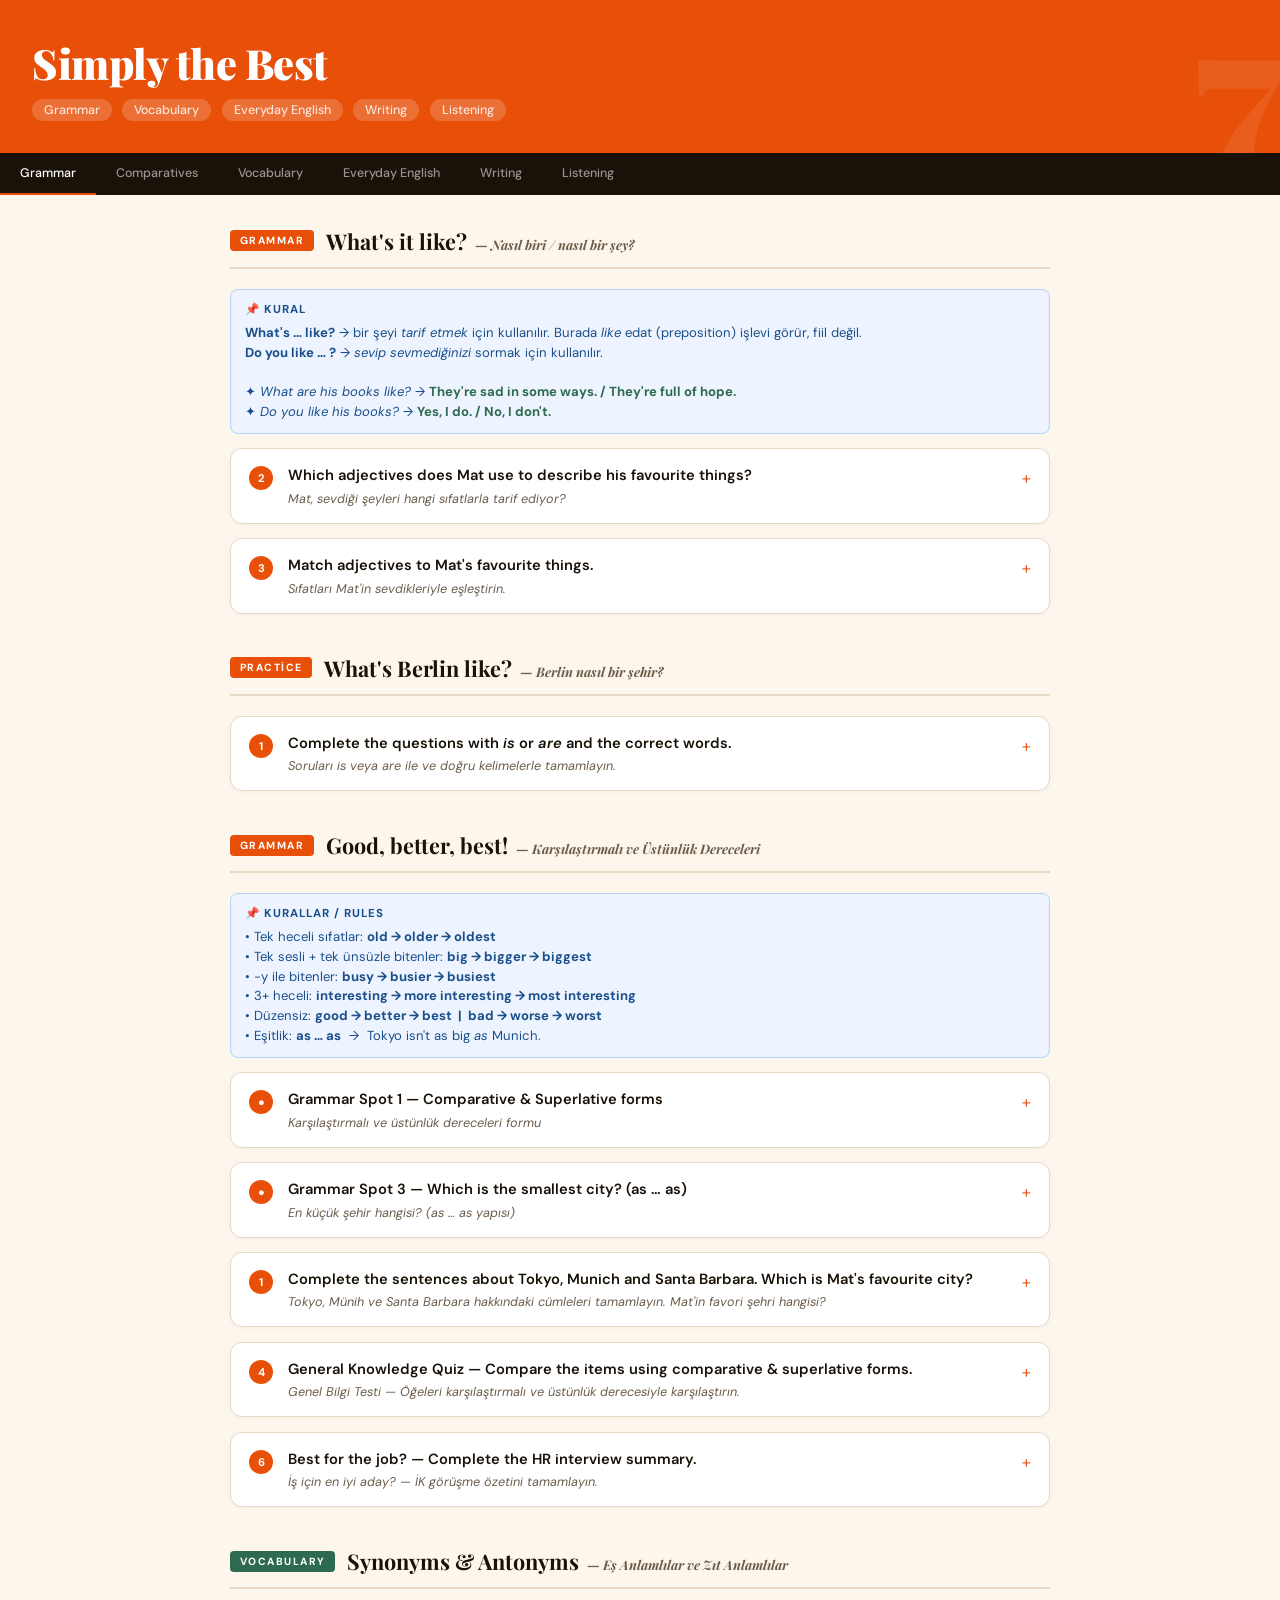
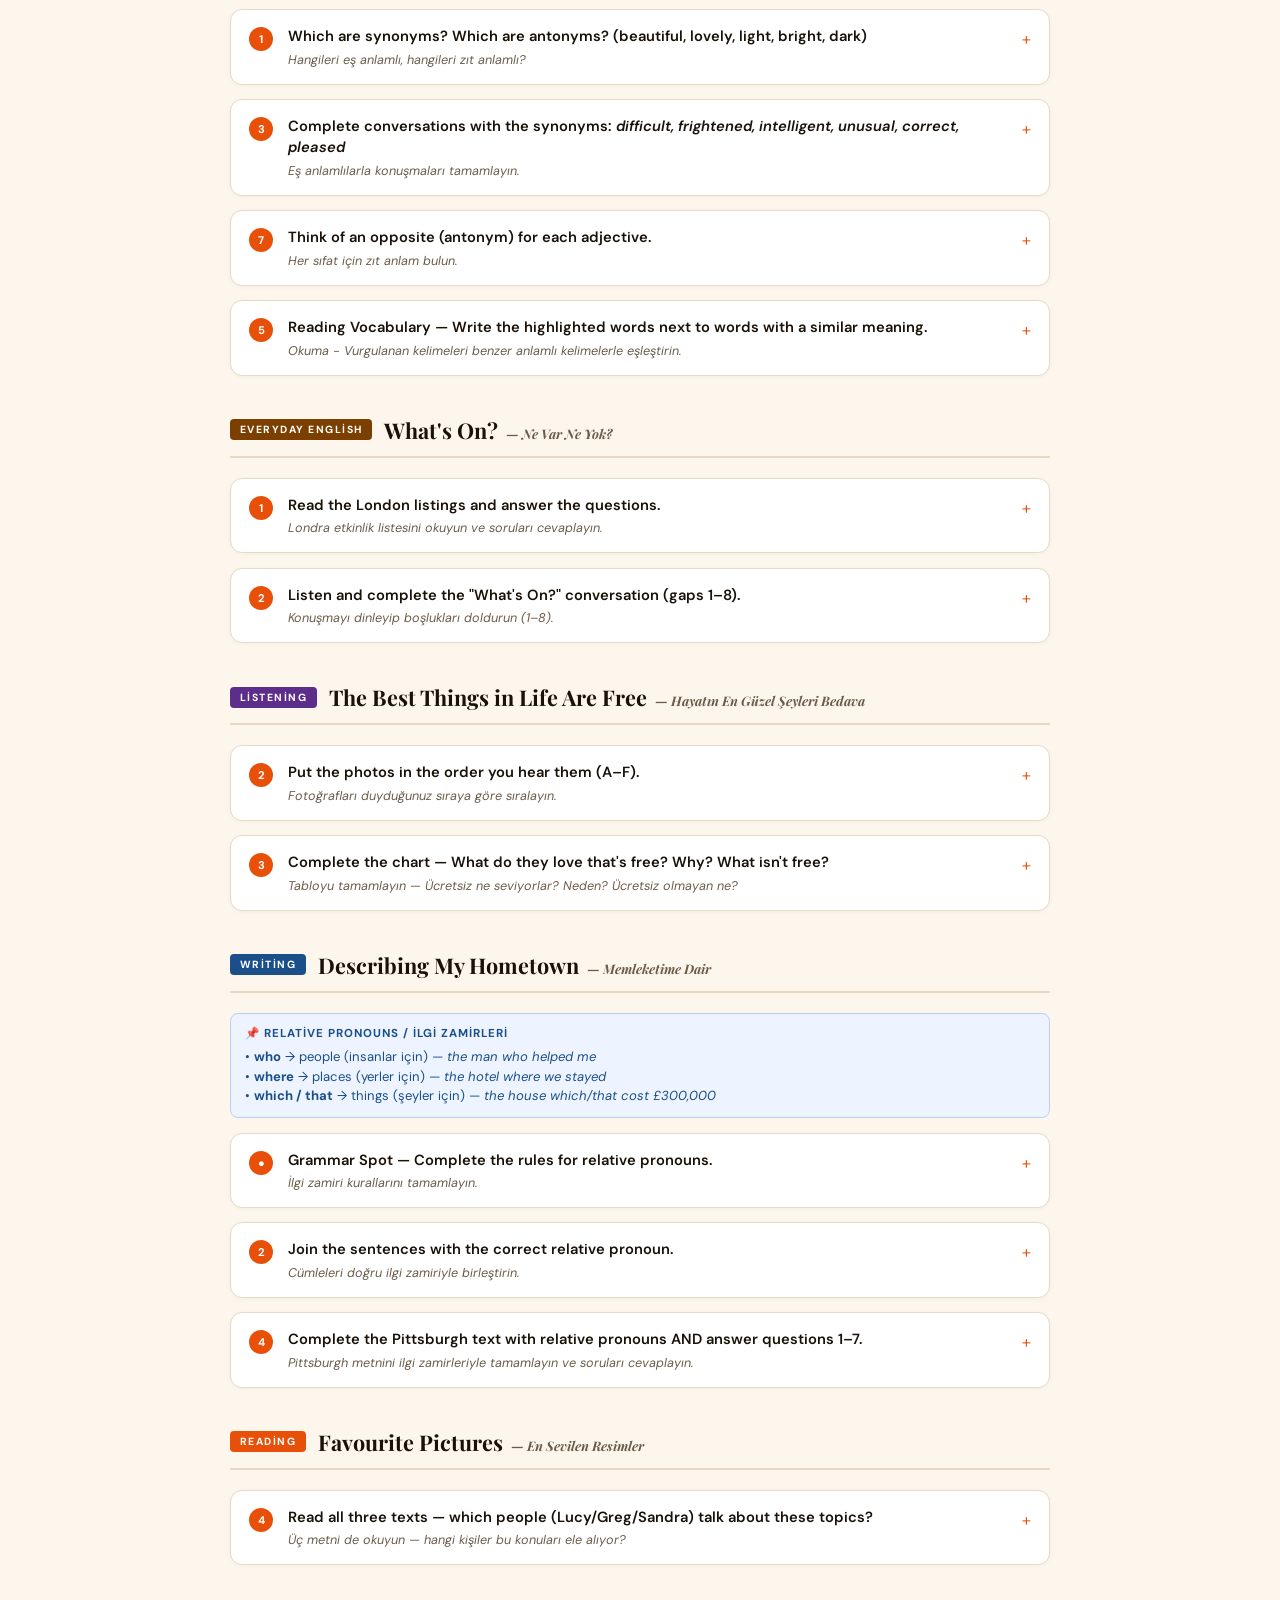
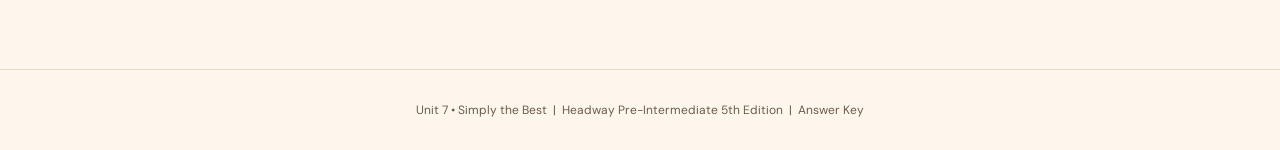
<file: hw7.html>
<!DOCTYPE html>
<html lang="tr">
<head>
<meta charset="UTF-8">
<meta name="viewport" content="width=device-width, initial-scale=1.0">
<title>Unit 7 – Simply the Best | Cevap Anahtarı</title>
<link href="https://fonts.googleapis.com/css2?family=Playfair+Display:wght@700;900&family=DM+Sans:wght@300;400;500;600&display=swap" rel="stylesheet">
<style>
  :root {
    --orange: #E8500A;
    --orange-light: #FF6B2B;
    --dark: #1a1208;
    --cream: #FDF6EC;
    --warm-gray: #6B5C4A;
    --card-bg: #FFFFFF;
    --border: #E8D9C5;
    --green: #2D6A4F;
    --blue: #1B4F8A;
    --answer-bg: #F0F8F4;
    --answer-border: #2D6A4F;
  }

  * { margin: 0; padding: 0; box-sizing: border-box; }

  body {
    font-family: 'DM Sans', sans-serif;
    background: var(--cream);
    color: var(--dark);
    min-height: 100vh;
  }

  /* HEADER */
  header {
    background: var(--orange);
    padding: 2.5rem 2rem 2rem;
    position: relative;
    overflow: hidden;
  }
  header::before {
    content: '7';
    position: absolute;
    right: -0.5rem;
    top: -1rem;
    font-family: 'Playfair Display', serif;
    font-size: 12rem;
    font-weight: 900;
    color: rgba(255,255,255,0.08);
    line-height: 1;
    pointer-events: none;
  }
  header h1 {
    font-family: 'Playfair Display', serif;
    font-size: 2.6rem;
    color: #fff;
    font-weight: 900;
    letter-spacing: -0.5px;
    line-height: 1.1;
  }
  header .subtitle {
    color: rgba(255,255,255,0.82);
    font-size: 0.9rem;
    margin-top: 0.5rem;
    font-weight: 400;
  }
  header .subtitle span {
    display: inline-block;
    background: rgba(255,255,255,0.18);
    border-radius: 20px;
    padding: 0.2rem 0.75rem;
    margin-right: 0.4rem;
    margin-top: 0.3rem;
    font-size: 0.78rem;
    font-weight: 500;
  }

  /* NAV PILLS */
  .nav-bar {
    background: var(--dark);
    display: flex;
    gap: 0;
    overflow-x: auto;
    scrollbar-width: none;
  }
  .nav-bar::-webkit-scrollbar { display: none; }
  .nav-pill {
    color: rgba(255,255,255,0.55);
    padding: 0.75rem 1.25rem;
    font-size: 0.78rem;
    font-weight: 500;
    cursor: pointer;
    white-space: nowrap;
    border-bottom: 2px solid transparent;
    transition: all 0.2s;
    text-decoration: none;
  }
  .nav-pill:hover, .nav-pill.active {
    color: #fff;
    border-bottom-color: var(--orange);
  }

  /* MAIN */
  main {
    max-width: 860px;
    margin: 0 auto;
    padding: 2rem 1.25rem 4rem;
  }

  /* SECTION BLOCK */
  .section-block {
    margin-bottom: 2.5rem;
  }

  .section-header {
    display: flex;
    align-items: center;
    gap: 0.75rem;
    margin-bottom: 1.25rem;
    padding-bottom: 0.75rem;
    border-bottom: 2px solid var(--border);
  }
  .section-tag {
    background: var(--orange);
    color: #fff;
    font-size: 0.65rem;
    font-weight: 700;
    letter-spacing: 1.5px;
    text-transform: uppercase;
    padding: 0.25rem 0.6rem;
    border-radius: 4px;
  }
  .section-tag.vocab { background: var(--green); }
  .section-tag.writing { background: var(--blue); }
  .section-tag.everyday { background: #7B3F00; }
  .section-tag.listening { background: #5C2D8A; }

  .section-title {
    font-family: 'Playfair Display', serif;
    font-size: 1.35rem;
    font-weight: 700;
    color: var(--dark);
  }
  .section-title-tr {
    font-size: 0.82rem;
    color: var(--warm-gray);
    font-style: italic;
    margin-left: 0.2rem;
  }

  /* QUESTION CARD */
  .q-card {
    background: var(--card-bg);
    border: 1px solid var(--border);
    border-radius: 12px;
    margin-bottom: 0.9rem;
    overflow: hidden;
    box-shadow: 0 1px 4px rgba(0,0,0,0.04);
    transition: box-shadow 0.2s;
  }
  .q-card:hover { box-shadow: 0 4px 16px rgba(232,80,10,0.1); }

  .q-header {
    display: flex;
    align-items: flex-start;
    gap: 0.9rem;
    padding: 1rem 1.15rem;
    cursor: pointer;
    user-select: none;
  }
  .q-num {
    background: var(--orange);
    color: #fff;
    font-size: 0.7rem;
    font-weight: 700;
    min-width: 24px;
    height: 24px;
    border-radius: 50%;
    display: flex;
    align-items: center;
    justify-content: center;
    flex-shrink: 0;
    margin-top: 1px;
  }
  .q-texts { flex: 1; }
  .q-en {
    font-size: 0.92rem;
    font-weight: 600;
    color: var(--dark);
    line-height: 1.45;
  }
  .q-tr {
    font-size: 0.79rem;
    color: var(--warm-gray);
    margin-top: 0.2rem;
    font-style: italic;
  }
  .q-toggle {
    font-size: 1.1rem;
    color: var(--orange);
    flex-shrink: 0;
    transition: transform 0.25s;
    margin-top: 2px;
    font-weight: 300;
  }
  .q-card.open .q-toggle { transform: rotate(45deg); }

  /* ANSWER */
  .q-answer {
    display: none;
    padding: 0 1.15rem 1rem 3.1rem;
    animation: fadeIn 0.2s ease;
  }
  .q-card.open .q-answer { display: block; }

  @keyframes fadeIn {
    from { opacity: 0; transform: translateY(-4px); }
    to   { opacity: 1; transform: translateY(0); }
  }

  .answer-box {
    background: var(--answer-bg);
    border-left: 3px solid var(--answer-border);
    border-radius: 0 8px 8px 0;
    padding: 0.75rem 1rem;
  }
  .answer-label {
    font-size: 0.65rem;
    font-weight: 700;
    letter-spacing: 1.2px;
    text-transform: uppercase;
    color: var(--green);
    margin-bottom: 0.4rem;
  }
  .answer-en {
    font-size: 0.88rem;
    font-weight: 500;
    color: var(--dark);
    line-height: 1.5;
  }
  .answer-tr {
    font-size: 0.78rem;
    color: var(--warm-gray);
    margin-top: 0.3rem;
    font-style: italic;
    line-height: 1.4;
  }

  /* LIST ANSWERS */
  .ans-list {
    list-style: none;
    padding: 0;
  }
  .ans-list li {
    display: flex;
    gap: 0.5rem;
    padding: 0.3rem 0;
    font-size: 0.86rem;
    line-height: 1.4;
    border-bottom: 1px solid rgba(0,0,0,0.06);
  }
  .ans-list li:last-child { border-bottom: none; }
  .ans-list li .num {
    color: var(--orange);
    font-weight: 700;
    min-width: 18px;
    font-size: 0.8rem;
  }
  .ans-list li .val { color: var(--dark); font-weight: 500; }
  .ans-list li .val-tr { color: var(--warm-gray); font-style: italic; font-size: 0.78rem; }

  /* TABLE */
  .ans-table {
    width: 100%;
    border-collapse: collapse;
    font-size: 0.82rem;
    margin-top: 0.25rem;
  }
  .ans-table th {
    background: rgba(45,106,79,0.12);
    color: var(--green);
    font-weight: 700;
    padding: 0.4rem 0.6rem;
    text-align: left;
    font-size: 0.75rem;
    text-transform: uppercase;
    letter-spacing: 0.5px;
  }
  .ans-table td {
    padding: 0.4rem 0.6rem;
    border-bottom: 1px solid var(--border);
    vertical-align: top;
  }
  .ans-table td:first-child { font-weight: 600; color: var(--dark); }

  /* GRAMMAR BOX */
  .grammar-note {
    background: #EEF4FF;
    border: 1px solid #B8D0F7;
    border-radius: 8px;
    padding: 0.7rem 0.9rem;
    font-size: 0.82rem;
    color: var(--blue);
    margin-bottom: 0.9rem;
    line-height: 1.5;
  }
  .grammar-note strong { display: block; font-size: 0.72rem; text-transform: uppercase; letter-spacing: 1px; margin-bottom: 0.3rem; }

  /* HIGHLIGHT */
  .hl { color: var(--orange); font-weight: 700; }
  .hl-g { color: var(--green); font-weight: 700; }

  footer {
    text-align: center;
    padding: 2rem;
    font-size: 0.75rem;
    color: var(--warm-gray);
    border-top: 1px solid var(--border);
  }
</style>
</head>
<body>

<header>
  <h1>Simply the Best</h1>
  <div class="subtitle">
    <span>Grammar</span>
    <span>Vocabulary</span>
    <span>Everyday English</span>
    <span>Writing</span>
    <span>Listening</span>
  </div>
</header>

<nav class="nav-bar">
  <a class="nav-pill active" href="#grammar">Grammar</a>
  <a class="nav-pill" href="#comparatives">Comparatives</a>
  <a class="nav-pill" href="#vocab">Vocabulary</a>
  <a class="nav-pill" href="#everyday">Everyday English</a>
  <a class="nav-pill" href="#writing">Writing</a>
  <a class="nav-pill" href="#listening">Listening</a>
</nav>

<main>

<!-- ═══════════════════════════════════════ GRAMMAR: WHAT'S IT LIKE -->
<section id="grammar" class="section-block">
  <div class="section-header">
    <span class="section-tag">Grammar</span>
    <div>
      <div class="section-title">What's it like? <span class="section-title-tr">— Nasıl biri / nasıl bir şey?</span></div>
    </div>
  </div>

  <div class="grammar-note">
    <strong>📌 Kural</strong>
    <b>What's … like?</b> → bir şeyi <em>tarif etmek</em> için kullanılır. Burada <em>like</em> edat (preposition) işlevi görür, fiil değil.<br>
    <b>Do you like … ?</b> → <em>sevip sevmediğinizi</em> sormak için kullanılır.<br><br>
    ✦ <em>What are his books like?</em> → <span class="hl-g">They're sad in some ways. / They're full of hope.</span><br>
    ✦ <em>Do you like his books?</em> → <span class="hl-g">Yes, I do. / No, I don't.</span>
  </div>

  <!-- Exercise 2 – adjectives Mat uses -->
  <div class="q-card" onclick="toggle(this)">
    <div class="q-header">
      <div class="q-num">2</div>
      <div class="q-texts">
        <div class="q-en">Which adjectives does Mat use to describe his favourite things?</div>
        <div class="q-tr">Mat, sevdiği şeyleri hangi sıfatlarla tarif ediyor?</div>
      </div>
      <div class="q-toggle">+</div>
    </div>
    <div class="q-answer">
      <div class="answer-box">
        <div class="answer-label">✓ Cevap / Answer</div>
        <div class="answer-en">talented, spicy, shocking, amazing, exciting, cool, delicious, unique, brilliant, funny, fantastic, sad</div>
        <div class="answer-tr">yetenekli, baharatlı, şoke edici, harika, heyecan verici, havalı, lezzetli, eşsiz, muhteşem, komik, fantastik, hüzünlü</div>
      </div>
    </div>
  </div>

  <!-- Exercise 3 – adjective matching -->
  <div class="q-card" onclick="toggle(this)">
    <div class="q-header">
      <div class="q-num">3</div>
      <div class="q-texts">
        <div class="q-en">Match adjectives to Mat's favourite things.</div>
        <div class="q-tr">Sıfatları Mat'in sevdikleriyle eşleştirin.</div>
      </div>
      <div class="q-toggle">+</div>
    </div>
    <div class="q-answer">
      <div class="answer-box">
        <div class="answer-label">✓ Cevap / Answer</div>
        <ul class="ans-list">
          <li><span class="num">A</span><div><span class="val">Bach</span> → <span class="hl">unique</span> <span class="val-tr">— eşsiz</span></div></li>
          <li><span class="num">B</span><div><span class="val">Daniel Day Lewis</span> → <span class="hl">talented, brilliant</span> <span class="val-tr">— yetenekli, muhteşem</span></div></li>
          <li><span class="num">C</span><div><span class="val">Nuremberg sausages</span> → <span class="hl">spicy, delicious</span> <span class="val-tr">— baharatlı, lezzetli</span></div></li>
          <li><span class="num">D</span><div><span class="val">The Americans (TV)</span> → <span class="hl">shocking, funny, fantastic</span> <span class="val-tr">— şoke edici, komik, fantastik</span></div></li>
          <li><span class="num">E</span><div><span class="val">Bayern Munich</span> → <span class="hl">exciting</span> <span class="val-tr">— heyecan verici</span></div></li>
          <li><span class="num">F</span><div><span class="val">Cormac McCarthy's books</span> → <span class="hl">sad</span> <span class="val-tr">— hüzünlü</span></div></li>
          <li><span class="num">G</span><div><span class="val">Hélène Grimaud</span> → <span class="hl">cool</span> <span class="val-tr">— havalı</span></div></li>
        </ul>
      </div>
    </div>
  </div>
</section>

<!-- ═══════════════════════════════════════ PRACTICE: WHAT'S BERLIN LIKE -->
<section id="berlin" class="section-block">
  <div class="section-header">
    <span class="section-tag">Practice</span>
    <div>
      <div class="section-title">What's Berlin like? <span class="section-title-tr">— Berlin nasıl bir şehir?</span></div>
    </div>
  </div>

  <div class="q-card" onclick="toggle(this)">
    <div class="q-header">
      <div class="q-num">1</div>
      <div class="q-texts">
        <div class="q-en">Complete the questions with <em>is</em> or <em>are</em> and the correct words.</div>
        <div class="q-tr">Soruları <em>is</em> veya <em>are</em> ile ve doğru kelimelerle tamamlayın.</div>
      </div>
      <div class="q-toggle">+</div>
    </div>
    <div class="q-answer">
      <div class="answer-box">
        <div class="answer-label">✓ Cevap / Answer</div>
        <ul class="ans-list">
          <li><span class="num">1</span><div><span class="val">What <span class="hl">is Berlin</span> like?</span></div></li>
          <li><span class="num">2</span><div><span class="val">What <span class="hl">is the weather</span> like there?</span></div></li>
          <li><span class="num">3</span><div><span class="val">What <span class="hl">are the people</span> like?</span></div></li>
          <li><span class="num">4</span><div><span class="val">And what <span class="hl">are the buildings</span> like?</span></div></li>
          <li><span class="num">5</span><div><span class="val">What <span class="hl">are the restaurants</span> like?</span></div></li>
          <li><span class="num">6</span><div><span class="val">What <span class="hl">is the nightlife</span> like?</span></div></li>
        </ul>
      </div>
    </div>
  </div>
</section>

<!-- ═══════════════════════════════════════ COMPARATIVES -->
<section id="comparatives" class="section-block">
  <div class="section-header">
    <span class="section-tag">Grammar</span>
    <div>
      <div class="section-title">Good, better, best! <span class="section-title-tr">— Karşılaştırmalı ve Üstünlük Dereceleri</span></div>
    </div>
  </div>

  <div class="grammar-note">
    <strong>📌 Kurallar / Rules</strong>
    • Tek heceli sıfatlar: <b>old → older → oldest</b><br>
    • Tek sesli + tek ünsüzle bitenler: <b>big → bigger → biggest</b><br>
    • -y ile bitenler: <b>busy → busier → busiest</b><br>
    • 3+ heceli: <b>interesting → more interesting → most interesting</b><br>
    • Düzensiz: <b>good → better → best &nbsp;|&nbsp; bad → worse → worst</b><br>
    • Eşitlik: <b>as … as</b> &nbsp;→&nbsp; Tokyo isn't as big <em>as</em> Munich.
  </div>

  <!-- Grammar Spot 1: forms -->
  <div class="q-card" onclick="toggle(this)">
    <div class="q-header">
      <div class="q-num">●</div>
      <div class="q-texts">
        <div class="q-en">Grammar Spot 1 — Comparative &amp; Superlative forms</div>
        <div class="q-tr">Karşılaştırmalı ve üstünlük dereceleri formu</div>
      </div>
      <div class="q-toggle">+</div>
    </div>
    <div class="q-answer">
      <div class="answer-box">
        <div class="answer-label">✓ Cevap / Answer</div>
        <table class="ans-table">
          <tr><th>Adjective</th><th>Comparative</th><th>Superlative</th></tr>
          <tr><td>old</td><td>older</td><td>the oldest</td></tr>
          <tr><td>big</td><td>bigger</td><td>the biggest</td></tr>
          <tr><td>busy</td><td>busier</td><td>the busiest</td></tr>
          <tr><td>interesting</td><td>more interesting</td><td>the most interesting</td></tr>
          <tr><td>small</td><td>smaller</td><td>the smallest</td></tr>
          <tr><td>wet</td><td>wetter</td><td>the wettest</td></tr>
          <tr><td>noisy</td><td>noisier</td><td>the noisiest</td></tr>
          <tr><td>delicious</td><td>more delicious</td><td>the most delicious</td></tr>
          <tr><td>good</td><td>better</td><td>the best</td></tr>
          <tr><td>bad</td><td>worse</td><td>the worst</td></tr>
        </table>
      </div>
    </div>
  </div>

  <!-- Grammar Spot 3: as…as -->
  <div class="q-card" onclick="toggle(this)">
    <div class="q-header">
      <div class="q-num">●</div>
      <div class="q-texts">
        <div class="q-en">Grammar Spot 3 — Which is the smallest city? (as … as)</div>
        <div class="q-tr">En küçük şehir hangisi? (as … as yapısı)</div>
      </div>
      <div class="q-toggle">+</div>
    </div>
    <div class="q-answer">
      <div class="answer-box">
        <div class="answer-label">✓ Cevap / Answer</div>
        <div class="answer-en"><span class="hl">Munich</span> is the smallest.</div>
        <div class="answer-tr">Munich en küçük şehirdir.</div>
      </div>
    </div>
  </div>

  <!-- Good, better, best: Mat's favourite city -->
  <div class="q-card" onclick="toggle(this)">
    <div class="q-header">
      <div class="q-num">1</div>
      <div class="q-texts">
        <div class="q-en">Complete the sentences about Tokyo, Munich and Santa Barbara. Which is Mat's favourite city?</div>
        <div class="q-tr">Tokyo, Münih ve Santa Barbara hakkındaki cümleleri tamamlayın. Mat'in favori şehri hangisi?</div>
      </div>
      <div class="q-toggle">+</div>
    </div>
    <div class="q-answer">
      <div class="answer-box">
        <div class="answer-label">✓ Cevap / Answer</div>
        <ul class="ans-list">
          <li><span class="num">1</span><div><span class="val"><span class="hl">like</span></span></div></li>
          <li><span class="num">2</span><div><span class="val"><span class="hl">busiest</span></span></div></li>
          <li><span class="num">3</span><div><span class="val"><span class="hl">much</span></span></div></li>
          <li><span class="num">4</span><div><span class="val"><span class="hl">than</span></span></div></li>
          <li><span class="num">5</span><div><span class="val"><span class="hl">more</span></span></div></li>
          <li><span class="num">6</span><div><span class="val"><span class="hl">most</span></span></div></li>
          <li><span class="num">7</span><div><span class="val"><span class="hl">than</span></span></div></li>
          <li><span class="num">8</span><div><span class="val"><span class="hl">as</span></span></div></li>
          <li><span class="num">9</span><div><span class="val"><span class="hl">best</span></span></div></li>
          <li><span class="num">10</span><div><span class="val"><span class="hl">most</span></span></div></li>
          <li><span class="num">11</span><div><span class="val"><span class="hl">than</span></span></div></li>
        </ul>
        <div class="answer-en" style="margin-top:0.5rem">Mat's favourite city: <span class="hl">Santa Barbara</span></div>
        <div class="answer-tr">Mat'in favori şehri: Santa Barbara — çünkü güzel, sakin ve çok yeşil.</div>
      </div>
    </div>
  </div>

  <!-- General knowledge quiz -->
  <div class="q-card" onclick="toggle(this)">
    <div class="q-header">
      <div class="q-num">4</div>
      <div class="q-texts">
        <div class="q-en">General Knowledge Quiz — Compare the items using comparative &amp; superlative forms.</div>
        <div class="q-tr">Genel Bilgi Testi — Öğeleri karşılaştırmalı ve üstünlük derecesiyle karşılaştırın.</div>
      </div>
      <div class="q-toggle">+</div>
    </div>
    <div class="q-answer">
      <div class="answer-box">
        <div class="answer-label">✓ Cevap / Answer</div>
        <ul class="ans-list">
          <li><span class="num">1</span><div><span class="val">Monaco is <span class="hl">much smaller than</span> Malta, but Vatican City is <span class="hl">the smallest</span> country.</span><span class="val-tr"> — Vatikan en küçük ülke; yarım km²'den az.</span></div></li>
          <li><span class="num">2</span><div><span class="val">The Eiffel Tower is <span class="hl">nearly as tall as</span> the Empire State Building, but Burj Khalifa is <span class="hl">the tallest</span> (828 m).</span><span class="val-tr"> — Burj Khalifa en uzun yapı.</span></div></li>
          <li><span class="num">3</span><div><span class="val">The Atlantic Ocean is <span class="hl">bigger than</span> the Arctic, but the Pacific is <span class="hl">the biggest</span> — twice as big as the Atlantic.</span><span class="val-tr"> — Pasifik en büyük okyanus.</span></div></li>
          <li><span class="num">4</span><div><span class="val">The Japanese Bullet Train <span class="hl">isn't as fast as</span> the Italian AGV Italo. The Shanghai Maglev is <span class="hl">the fastest</span> (431 kph).</span><span class="val-tr"> — Shanghai Maglev en hızlı tren.</span></div></li>
          <li><span class="num">5</span><div><span class="val">The lion is <span class="hl">more dangerous than</span> the shark. The hippopotamus is <span class="hl">the most dangerous</span> (~500 people/year).</span><span class="val-tr"> — Suaygırı en tehlikeli hayvan.</span></div></li>
        </ul>
      </div>
    </div>
  </div>

  <!-- Interview Summary -->
  <div class="q-card" onclick="toggle(this)">
    <div class="q-header">
      <div class="q-num">6</div>
      <div class="q-texts">
        <div class="q-en">Best for the job? — Complete the HR interview summary.</div>
        <div class="q-tr">İş için en iyi aday? — İK görüşme özetini tamamlayın.</div>
      </div>
      <div class="q-toggle">+</div>
    </div>
    <div class="q-answer">
      <div class="answer-box">
        <div class="answer-label">✓ Cevap / Answer</div>
        <table class="ans-table">
          <tr><th>Konu</th><th>Cevap</th></tr>
          <tr><td>Age (Yaş) 1</td><td><span class="hl">oldest</span> (en yaşlı)</td></tr>
          <tr><td>Age 2</td><td><span class="hl">youngest</span> (en genç)</td></tr>
          <tr><td>Age 3</td><td><span class="hl">younger than</span> (daha genç)</td></tr>
          <tr><td>Salary 4</td><td><span class="hl">most</span></td></tr>
          <tr><td>Salary 5</td><td><span class="hl">highest</span></td></tr>
          <tr><td>Salary 6–7</td><td><span class="hl">as much as</span> / <span class="hl">more than</span></td></tr>
          <tr><td>Experience 8–9</td><td><span class="hl">the most</span> / <span class="hl">more than</span></td></tr>
          <tr><td>Experience 10–11</td><td><span class="hl">more</span> / <span class="hl">than</span></td></tr>
          <tr><td>Qualifications 12</td><td><span class="hl">the most qualified</span></td></tr>
          <tr><td>Qualifications 13–14</td><td><span class="hl">more</span> / <span class="hl">a lot more … than</span></td></tr>
          <tr><td>Travel 15–16</td><td><span class="hl">happiest to travel</span> / <span class="hl">a lot happier</span></td></tr>
        </table>
      </div>
    </div>
  </div>
</section>

<!-- ═══════════════════════════════════════ VOCABULARY -->
<section id="vocab" class="section-block">
  <div class="section-header">
    <span class="section-tag vocab">Vocabulary</span>
    <div>
      <div class="section-title">Synonyms &amp; Antonyms <span class="section-title-tr">— Eş Anlamlılar ve Zıt Anlamlılar</span></div>
    </div>
  </div>

  <!-- Ex 1: synonyms/antonyms -->
  <div class="q-card" onclick="toggle(this)">
    <div class="q-header">
      <div class="q-num">1</div>
      <div class="q-texts">
        <div class="q-en">Which are synonyms? Which are antonyms? (beautiful, lovely, light, bright, dark)</div>
        <div class="q-tr">Hangileri eş anlamlı, hangileri zıt anlamlı?</div>
      </div>
      <div class="q-toggle">+</div>
    </div>
    <div class="q-answer">
      <div class="answer-box">
        <div class="answer-label">✓ Cevap / Answer</div>
        <div class="answer-en"><span class="hl-g">Synonyms:</span> <em>beautiful / lovely</em> &nbsp;|&nbsp; <em>bright / light</em></div>
        <div class="answer-tr">Eş anlamlılar: güzel/güzel; parlak/açık</div>
        <div class="answer-en" style="margin-top:0.4rem"><span class="hl">Antonyms:</span> <em>dark / light</em> &nbsp;|&nbsp; <em>dark / bright</em></div>
        <div class="answer-tr">Zıt anlamlılar: karanlık/açık; karanlık/parlak</div>
      </div>
    </div>
  </div>

  <!-- Ex 3: Synonyms fill-in -->
  <div class="q-card" onclick="toggle(this)">
    <div class="q-header">
      <div class="q-num">3</div>
      <div class="q-texts">
        <div class="q-en">Complete conversations with the synonyms: <em>difficult, frightened, intelligent, unusual, correct, pleased</em></div>
        <div class="q-tr">Eş anlamlılarla konuşmaları tamamlayın.</div>
      </div>
      <div class="q-toggle">+</div>
    </div>
    <div class="q-answer">
      <div class="answer-box">
        <div class="answer-label">✓ Cevap / Answer</div>
        <ul class="ans-list">
          <li><span class="num">1</span><div><span class="val"><span class="hl">frightened</span></span><span class="val-tr"> — korkmuş (= scared)</span></div></li>
          <li><span class="num">2</span><div><span class="val"><span class="hl">correct</span></span><span class="val-tr"> — doğru (= right)</span></div></li>
          <li><span class="num">3</span><div><span class="val"><span class="hl">unusual</span></span><span class="val-tr"> — alışılmadık (= strange)</span></div></li>
          <li><span class="num">4</span><div><span class="val"><span class="hl">difficult</span></span><span class="val-tr"> — zor (= hard)</span></div></li>
          <li><span class="num">5</span><div><span class="val"><span class="hl">pleased</span></span><span class="val-tr"> — memnun (= happy)</span></div></li>
          <li><span class="num">6</span><div><span class="val"><span class="hl">intelligent</span></span><span class="val-tr"> — zeki (= clever)</span></div></li>
        </ul>
      </div>
    </div>
  </div>

  <!-- Ex 7: Antonyms -->
  <div class="q-card" onclick="toggle(this)">
    <div class="q-header">
      <div class="q-num">7</div>
      <div class="q-texts">
        <div class="q-en">Think of an opposite (antonym) for each adjective.</div>
        <div class="q-tr">Her sıfat için zıt anlam bulun.</div>
      </div>
      <div class="q-toggle">+</div>
    </div>
    <div class="q-answer">
      <div class="answer-box">
        <div class="answer-label">✓ Cevap / Answer</div>
        <table class="ans-table">
          <tr><th>Adjective</th><th>Antonym</th><th>Türkçe</th></tr>
          <tr><td>boring</td><td>interesting</td><td>sıkıcı → ilginç</td></tr>
          <tr><td>noisy</td><td>quiet</td><td>gürültülü → sessiz</td></tr>
          <tr><td>rude</td><td>polite</td><td>kaba → kibar</td></tr>
          <tr><td>stupid</td><td>clever / intelligent</td><td>aptal → akıllı</td></tr>
          <tr><td>dirty</td><td>clean</td><td>kirli → temiz</td></tr>
          <tr><td>miserable</td><td>happy / cheerful</td><td>mutsuz → mutlu</td></tr>
          <tr><td>slow</td><td>quick / fast</td><td>yavaş → hızlı</td></tr>
          <tr><td>cold</td><td>hot / warm</td><td>soğuk → sıcak</td></tr>
        </table>
      </div>
    </div>
  </div>

  <!-- Vocabulary exercise from Reading (Ex 5, p74) -->
  <div class="q-card" onclick="toggle(this)">
    <div class="q-header">
      <div class="q-num">5</div>
      <div class="q-texts">
        <div class="q-en">Reading Vocabulary — Write the highlighted words next to words with a similar meaning.</div>
        <div class="q-tr">Okuma - Vurgulanan kelimeleri benzer anlamlı kelimelerle eşleştirin.</div>
      </div>
      <div class="q-toggle">+</div>
    </div>
    <div class="q-answer">
      <div class="answer-box">
        <div class="answer-label">✓ Cevap / Answer</div>
        <ul class="ans-list">
          <li><span class="num">–</span><div><span class="val">like (v) = <span class="hl">adore, enjoy, love</span></span><span class="val-tr"> — sevmek</span></div></li>
          <li><span class="num">–</span><div><span class="val">light (adj) = <span class="hl">bright</span></span><span class="val-tr"> — parlak/açık</span></div></li>
          <li><span class="num">–</span><div><span class="val">difficult (adj) = <span class="hl">hard</span></span><span class="val-tr"> — zor</span></div></li>
          <li><span class="num">–</span><div><span class="val">wonderful (adj) = <span class="hl">lovely, great, amazing, beautiful</span></span><span class="val-tr"> — harika</span></div></li>
          <li><span class="num">–</span><div><span class="val">afraid (adj) = <span class="hl">terrified, scared, frightened</span></span><span class="val-tr"> — korkmuş</span></div></li>
          <li><span class="num">–</span><div><span class="val">see (v) = <span class="hl">notice</span></span><span class="val-tr"> — fark etmek</span></div></li>
          <li><span class="num">–</span><div><span class="val">terrible (adj) = <span class="hl">awful</span></span><span class="val-tr"> — berbat</span></div></li>
          <li><span class="num">–</span><div><span class="val">interesting (adj) = <span class="hl">fascinating</span></span><span class="val-tr"> — büyüleyici</span></div></li>
          <li><span class="num">–</span><div><span class="val">not very clear = <span class="hl">out of focus</span></span><span class="val-tr"> — bulanık/odak dışı</span></div></li>
        </ul>
      </div>
    </div>
  </div>
</section>

<!-- ═══════════════════════════════════════ EVERYDAY ENGLISH -->
<section id="everyday" class="section-block">
  <div class="section-header">
    <span class="section-tag everyday">Everyday English</span>
    <div>
      <div class="section-title">What's On? <span class="section-title-tr">— Ne Var Ne Yok?</span></div>
    </div>
  </div>

  <!-- Ex 1: listings questions -->
  <div class="q-card" onclick="toggle(this)">
    <div class="q-header">
      <div class="q-num">1</div>
      <div class="q-texts">
        <div class="q-en">Read the London listings and answer the questions.</div>
        <div class="q-tr">Londra etkinlik listesini okuyun ve soruları cevaplayın.</div>
      </div>
      <div class="q-toggle">+</div>
    </div>
    <div class="q-answer">
      <div class="answer-box">
        <div class="answer-label">✓ Cevap / Answer</div>
        <ul class="ans-list">
          <li><span class="num">1</span><div><span class="val">Who can go to Tate Modern free? → <span class="hl">Members and under 12s.</span></span><span class="val-tr"> — Üyeler ve 12 yaş altı ücretsiz.</span></div></li>
          <li><span class="num">2</span><div><span class="val">How much for a 14-year-old at the British Museum? → <span class="hl">It's free.</span></span><span class="val-tr"> — Ücretsiz (genel giriş ücretsiz; özel sergi £15).</span></div></li>
          <li><span class="num">3</span><div><span class="val">Which days is School of Rock not on? → <span class="hl">Sunday and Tuesday.</span></span><span class="val-tr"> — Pazar ve Salı günleri yok.</span></div></li>
          <li><span class="num">4</span><div><span class="val">How many nights is the Royal Albert Hall concert? → <span class="hl">1 night (Saturday 9th only).</span></span><span class="val-tr"> — Sadece 1 gece.</span></div></li>
          <li><span class="num">5</span><div><span class="val">How do people hear music at the Silent Disco? → <span class="hl">Headphones.</span></span><span class="val-tr"> — Kulaklıkla.</span></div></li>
          <li><span class="num">6</span><div><span class="val">Which film is suitable for young children? → <span class="hl">Mary Poppins Returns (U).</span></span><span class="val-tr"> — Her yaşa uygun film: Mary Poppins Dönüyor.</span></div></li>
        </ul>
      </div>
    </div>
  </div>

  <!-- Ex 2: conversation gap fill -->
  <div class="q-card" onclick="toggle(this)">
    <div class="q-header">
      <div class="q-num">2</div>
      <div class="q-texts">
        <div class="q-en">Listen and complete the "What's On?" conversation (gaps 1–8).</div>
        <div class="q-tr">Konuşmayı dinleyip boşlukları doldurun (1–8).</div>
      </div>
      <div class="q-toggle">+</div>
    </div>
    <div class="q-answer">
      <div class="answer-box">
        <div class="answer-label">✓ Cevap / Answer</div>
        <ul class="ans-list">
          <li><span class="num">1</span><div><span class="val"><span class="hl">going to the cinema</span></span><span class="val-tr"> — sinemaya gitmek</span></div></li>
          <li><span class="num">2</span><div><span class="val"><span class="hl">feel like</span></span><span class="val-tr"> — canım istemiyor (… seeing a film)</span></div></li>
          <li><span class="num">3</span><div><span class="val"><span class="hl">What's on?</span></span><span class="val-tr"> — Ne var?</span></div></li>
          <li><span class="num">4</span><div><span class="val"><span class="hl">kind of thing</span></span><span class="val-tr"> — not my kind of thing — benim tarzım değil</span></div></li>
          <li><span class="num">5</span><div><span class="val"><span class="hl">Where's it on?</span></span><span class="val-tr"> — Nerede?</span></div></li>
          <li><span class="num">6</span><div><span class="val"><span class="hl">We can get the Tube to Russell Square.</span></span><span class="val-tr"> — Metro ile Russell Square'e gidebiliriz.</span></div></li>
          <li><span class="num">7</span><div><span class="val"><span class="hl">we could go to</span></span><span class="val-tr"> — gidebiliriz</span></div></li>
          <li><span class="num">8</span><div><span class="val"><span class="hl">let's go!</span></span><span class="val-tr"> — Hadi gidelim!</span></div></li>
        </ul>
      </div>
    </div>
  </div>
</section>

<!-- ═══════════════════════════════════════ LISTENING -->
<section id="listening" class="section-block">
  <div class="section-header">
    <span class="section-tag listening">Listening</span>
    <div>
      <div class="section-title">The Best Things in Life Are Free <span class="section-title-tr">— Hayatın En Güzel Şeyleri Bedava</span></div>
    </div>
  </div>

  <!-- Photo order -->
  <div class="q-card" onclick="toggle(this)">
    <div class="q-header">
      <div class="q-num">2</div>
      <div class="q-texts">
        <div class="q-en">Put the photos in the order you hear them (A–F).</div>
        <div class="q-tr">Fotoğrafları duyduğunuz sıraya göre sıralayın.</div>
      </div>
      <div class="q-toggle">+</div>
    </div>
    <div class="q-answer">
      <div class="answer-box">
        <div class="answer-label">✓ Cevap / Answer</div>
        <div class="answer-en"><span class="hl">1 A</span> (sunset) &nbsp;→&nbsp; <span class="hl">2 B</span> (baby) &nbsp;→&nbsp; <span class="hl">3 E</span> (park) &nbsp;→&nbsp; <span class="hl">4 F</span> (girl smiling) &nbsp;→&nbsp; <span class="hl">5 D</span> (man walking) &nbsp;→&nbsp; <span class="hl">6 C</span> (dog)</div>
        <div class="answer-tr">Sıra: Gün batımı → Bebek → Park → Gülen kız → Yürüyen adam → Köpek</div>
      </div>
    </div>
  </div>

  <!-- Chart -->
  <div class="q-card" onclick="toggle(this)">
    <div class="q-header">
      <div class="q-num">3</div>
      <div class="q-texts">
        <div class="q-en">Complete the chart — What do they love that's free? Why? What isn't free?</div>
        <div class="q-tr">Tabloyu tamamlayın — Ücretsiz ne seviyorlar? Neden? Ücretsiz olmayan ne?</div>
      </div>
      <div class="q-toggle">+</div>
    </div>
    <div class="q-answer">
      <div class="answer-box">
        <div class="answer-label">✓ Cevap / Answer</div>
        <table class="ans-table">
          <tr><th>Kim</th><th>Sevdiği ücretsiz şey</th><th>Neden?</th><th>Ücretsiz olmayan?</th></tr>
          <tr><td>Jane</td><td>Sunsets / family hugs (Gün batımı / aile sarılmaları)</td><td>Most beautiful; hugs money can't buy</td><td>Her youngest son (oğlu)</td></tr>
          <tr><td>Robin</td><td>Park walks (Park yürüyüşleri)</td><td>Great to be outside; time to think</td><td>Driving to countryside (arabayla kıra gitmek)</td></tr>
          <tr><td>Charlotte</td><td>Playing with sister Ava (Kız kardeşiyle oynamak)</td><td>Always waiting for her; fun</td><td>Sweets (şekerler)</td></tr>
          <tr><td>Ella</td><td>Boyfriend Alex (Sevgilisi)</td><td>Funniest, nicest person she knows</td><td>Cinema (sinema)</td></tr>
          <tr><td>Oliver</td><td>Dog Fudge (Köpeği Fudge)</td><td>Beautiful, loving, crazy, fun</td><td>Vet's (veteriner)</td></tr>
        </table>
      </div>
    </div>
  </div>
</section>

<!-- ═══════════════════════════════════════ WRITING -->
<section id="writing" class="section-block">
  <div class="section-header">
    <span class="section-tag writing">Writing</span>
    <div>
      <div class="section-title">Describing My Hometown <span class="section-title-tr">— Memleketime Dair</span></div>
    </div>
  </div>

  <div class="grammar-note">
    <strong>📌 Relative Pronouns / İlgi Zamirleri</strong>
    • <b>who</b> → people (insanlar için) — <em>the man who helped me</em><br>
    • <b>where</b> → places (yerler için) — <em>the hotel where we stayed</em><br>
    • <b>which / that</b> → things (şeyler için) — <em>the house which/that cost £300,000</em>
  </div>

  <!-- Grammar Spot rules -->
  <div class="q-card" onclick="toggle(this)">
    <div class="q-header">
      <div class="q-num">●</div>
      <div class="q-texts">
        <div class="q-en">Grammar Spot — Complete the rules for relative pronouns.</div>
        <div class="q-tr">İlgi zamiri kurallarını tamamlayın.</div>
      </div>
      <div class="q-toggle">+</div>
    </div>
    <div class="q-answer">
      <div class="answer-box">
        <div class="answer-label">✓ Cevap / Answer</div>
        <ul class="ans-list">
          <li><span class="num">–</span><div><span class="val"><span class="hl">who</span> is for people.</span><span class="val-tr"> — insanlar için</span></div></li>
          <li><span class="num">–</span><div><span class="val"><span class="hl">where</span> is for places.</span><span class="val-tr"> — yerler için</span></div></li>
          <li><span class="num">–</span><div><span class="val"><span class="hl">which</span> or <span class="hl">that</span> is for things.</span><span class="val-tr"> — şeyler için</span></div></li>
        </ul>
      </div>
    </div>
  </div>

  <!-- Ex 2: join sentences -->
  <div class="q-card" onclick="toggle(this)">
    <div class="q-header">
      <div class="q-num">2</div>
      <div class="q-texts">
        <div class="q-en">Join the sentences with the correct relative pronoun.</div>
        <div class="q-tr">Cümleleri doğru ilgi zamiriyle birleştirin.</div>
      </div>
      <div class="q-toggle">+</div>
    </div>
    <div class="q-answer">
      <div class="answer-box">
        <div class="answer-label">✓ Cevap / Answer</div>
        <ul class="ans-list">
          <li><span class="num">1</span><div><span class="val">That's the man <span class="hl">who</span> helped me start my car.</span><span class="val-tr"> — Arabamı çalıştırmama yardım eden adam.</span></div></li>
          <li><span class="num">2</span><div><span class="val">That's the restaurant <span class="hl">where</span> we had dinner last night.</span><span class="val-tr"> — Dün gece yemek yediğimiz restoran.</span></div></li>
          <li><span class="num">3</span><div><span class="val">These are the children <span class="hl">who</span> need a lift home.</span><span class="val-tr"> — Eve bırakılması gereken çocuklar.</span></div></li>
          <li><span class="num">4</span><div><span class="val">We found a wallet <span class="hl">that</span> had a lot of money in it.</span><span class="val-tr"> — İçinde çok para olan bir cüzdan bulduk.</span></div></li>
          <li><span class="num">5</span><div><span class="val">This is the parcel <span class="hl">which</span> arrived this morning.</span><span class="val-tr"> — Bu sabah gelen paket.</span></div></li>
          <li><span class="num">6</span><div><span class="val">That's the hospital <span class="hl">where</span> I was born.</span><span class="val-tr"> — Doğduğum hastane.</span></div></li>
        </ul>
      </div>
    </div>
  </div>

  <!-- Ex 4: Pittsburgh text -->
  <div class="q-card" onclick="toggle(this)">
    <div class="q-header">
      <div class="q-num">4</div>
      <div class="q-texts">
        <div class="q-en">Complete the Pittsburgh text with relative pronouns AND answer questions 1–7.</div>
        <div class="q-tr">Pittsburgh metnini ilgi zamirleriyle tamamlayın ve soruları cevaplayın.</div>
      </div>
      <div class="q-toggle">+</div>
    </div>
    <div class="q-answer">
      <div class="answer-box">
        <div class="answer-label">✓ Metin Boşlukları / Text Gaps</div>
        <ul class="ans-list">
          <li><span class="num">2</span><div><span class="val"><span class="hl">which / that</span></span></div></li>
          <li><span class="num">3</span><div><span class="val"><span class="hl">which / that</span></span></div></li>
          <li><span class="num">4</span><div><span class="val"><span class="hl">where</span></span></div></li>
          <li><span class="num">5</span><div><span class="val"><span class="hl">which</span></span></div></li>
          <li><span class="num">6</span><div><span class="val"><span class="hl">which / that</span></span></div></li>
          <li><span class="num">7</span><div><span class="val"><span class="hl">who</span></span></div></li>
          <li><span class="num">8</span><div><span class="val"><span class="hl">where</span></span></div></li>
          <li><span class="num">9</span><div><span class="val"><span class="hl">who</span></span></div></li>
        </ul>
        <div class="answer-label" style="margin-top:0.75rem">✓ Sorular / Questions</div>
        <ul class="ans-list">
          <li><span class="num">1</span><div><span class="val">In Pennsylvania, in the US.</span><span class="val-tr"> — Pennsylvania, ABD'de.</span></div></li>
          <li><span class="num">2</span><div><span class="val">There are over 400 bridges.</span><span class="val-tr"> — 400'den fazla köprü var.</span></div></li>
          <li><span class="num">3</span><div><span class="val">It's named after William Pitt, the Prime Minister of Britain in the 1700s.</span><span class="val-tr"> — 1700'lerde İngiltere Başbakanı William Pitt'ten.</span></div></li>
          <li><span class="num">4</span><div><span class="val">It was a thriving industrial town with factories producing iron and steel.</span><span class="val-tr"> — Demir-çelik üreten fabrikalarla dolu, gelişen sanayi şehriydi.</span></div></li>
          <li><span class="num">5</span><div><span class="val">It's thriving again — full of shops, restaurants, and theatres.</span><span class="val-tr"> — Mağaza, restoran ve tiyatrolarla yeniden canlanmış.</span></div></li>
          <li><span class="num">6</span><div><span class="val">Linda Barnicott and Andy Warhol.</span><span class="val-tr"> — Linda Barnicott ve Andy Warhol.</span></div></li>
          <li><span class="num">7</span><div><span class="val">They're tough but friendly; they make the writer proud.</span><span class="val-tr"> — Sert ama dost canlısı; yazar onlarla gurur duyuyor.</span></div></li>
        </ul>
      </div>
    </div>
  </div>
</section>

<!-- ═══════════════════════════════════════ READING -->
<section id="reading" class="section-block">
  <div class="section-header">
    <span class="section-tag">Reading</span>
    <div>
      <div class="section-title">Favourite Pictures <span class="section-title-tr">— En Sevilen Resimler</span></div>
    </div>
  </div>

  <div class="q-card" onclick="toggle(this)">
    <div class="q-header">
      <div class="q-num">4</div>
      <div class="q-texts">
        <div class="q-en">Read all three texts — which people (Lucy/Greg/Sandra) talk about these topics?</div>
        <div class="q-tr">Üç metni de okuyun — hangi kişiler bu konuları ele alıyor?</div>
      </div>
      <div class="q-toggle">+</div>
    </div>
    <div class="q-answer">
      <div class="answer-box">
        <div class="answer-label">✓ Cevap / Answer</div>
        <table class="ans-table">
          <tr><th>#</th><th>Topic</th><th>Who?</th></tr>
          <tr><td>1</td><td>time of day</td><td><span class="hl">Greg &amp; Sandra</span></td></tr>
          <tr><td>2</td><td>time of year</td><td>Greg &amp; Sandra</td></tr>
          <tr><td>3</td><td>the weather</td><td>Lucy &amp; Sandra</td></tr>
          <tr><td>4</td><td>the colours</td><td>Lucy &amp; Sandra</td></tr>
          <tr><td>5</td><td>the shapes</td><td>Lucy &amp; Greg</td></tr>
          <tr><td>6</td><td>sounds they imagine</td><td>Lucy</td></tr>
          <tr><td>7</td><td>something frightening</td><td>Lucy &amp; Sandra</td></tr>
          <tr><td>8</td><td>something that makes them sad</td><td>Sandra</td></tr>
        </table>
      </div>
    </div>
  </div>
</section>

</main>

<footer>
  Unit 7 • Simply the Best &nbsp;|&nbsp; Headway Pre-Intermediate 5th Edition &nbsp;|&nbsp; Answer Key
</footer>

<script>
  function toggle(card) {
    card.classList.toggle('open');
  }

  // Smooth scroll for nav pills
  document.querySelectorAll('.nav-pill').forEach(pill => {
    pill.addEventListener('click', function(e) {
      e.preventDefault();
      const target = document.querySelector(this.getAttribute('href'));
      if (target) target.scrollIntoView({ behavior: 'smooth', block: 'start' });
      document.querySelectorAll('.nav-pill').forEach(p => p.classList.remove('active'));
      this.classList.add('active');
    });
  });
</script>
</body>
</html>
</file>
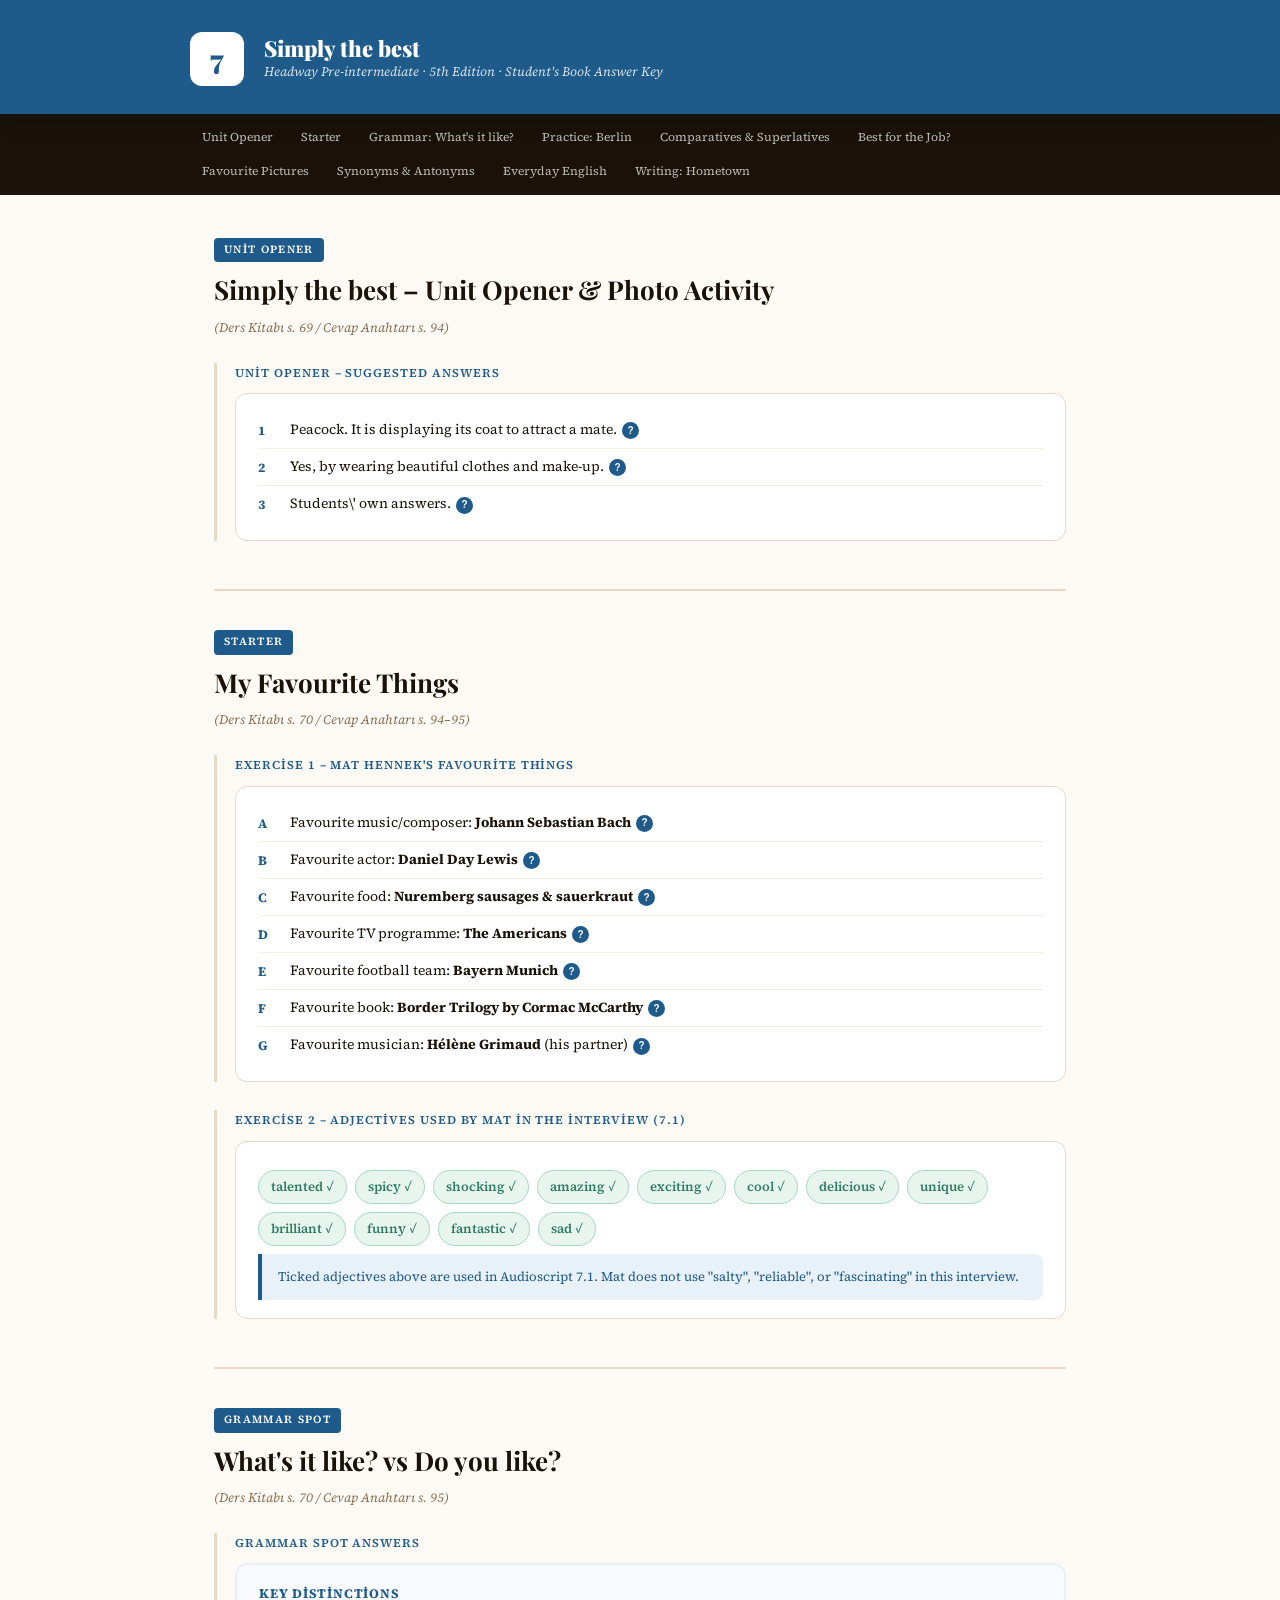
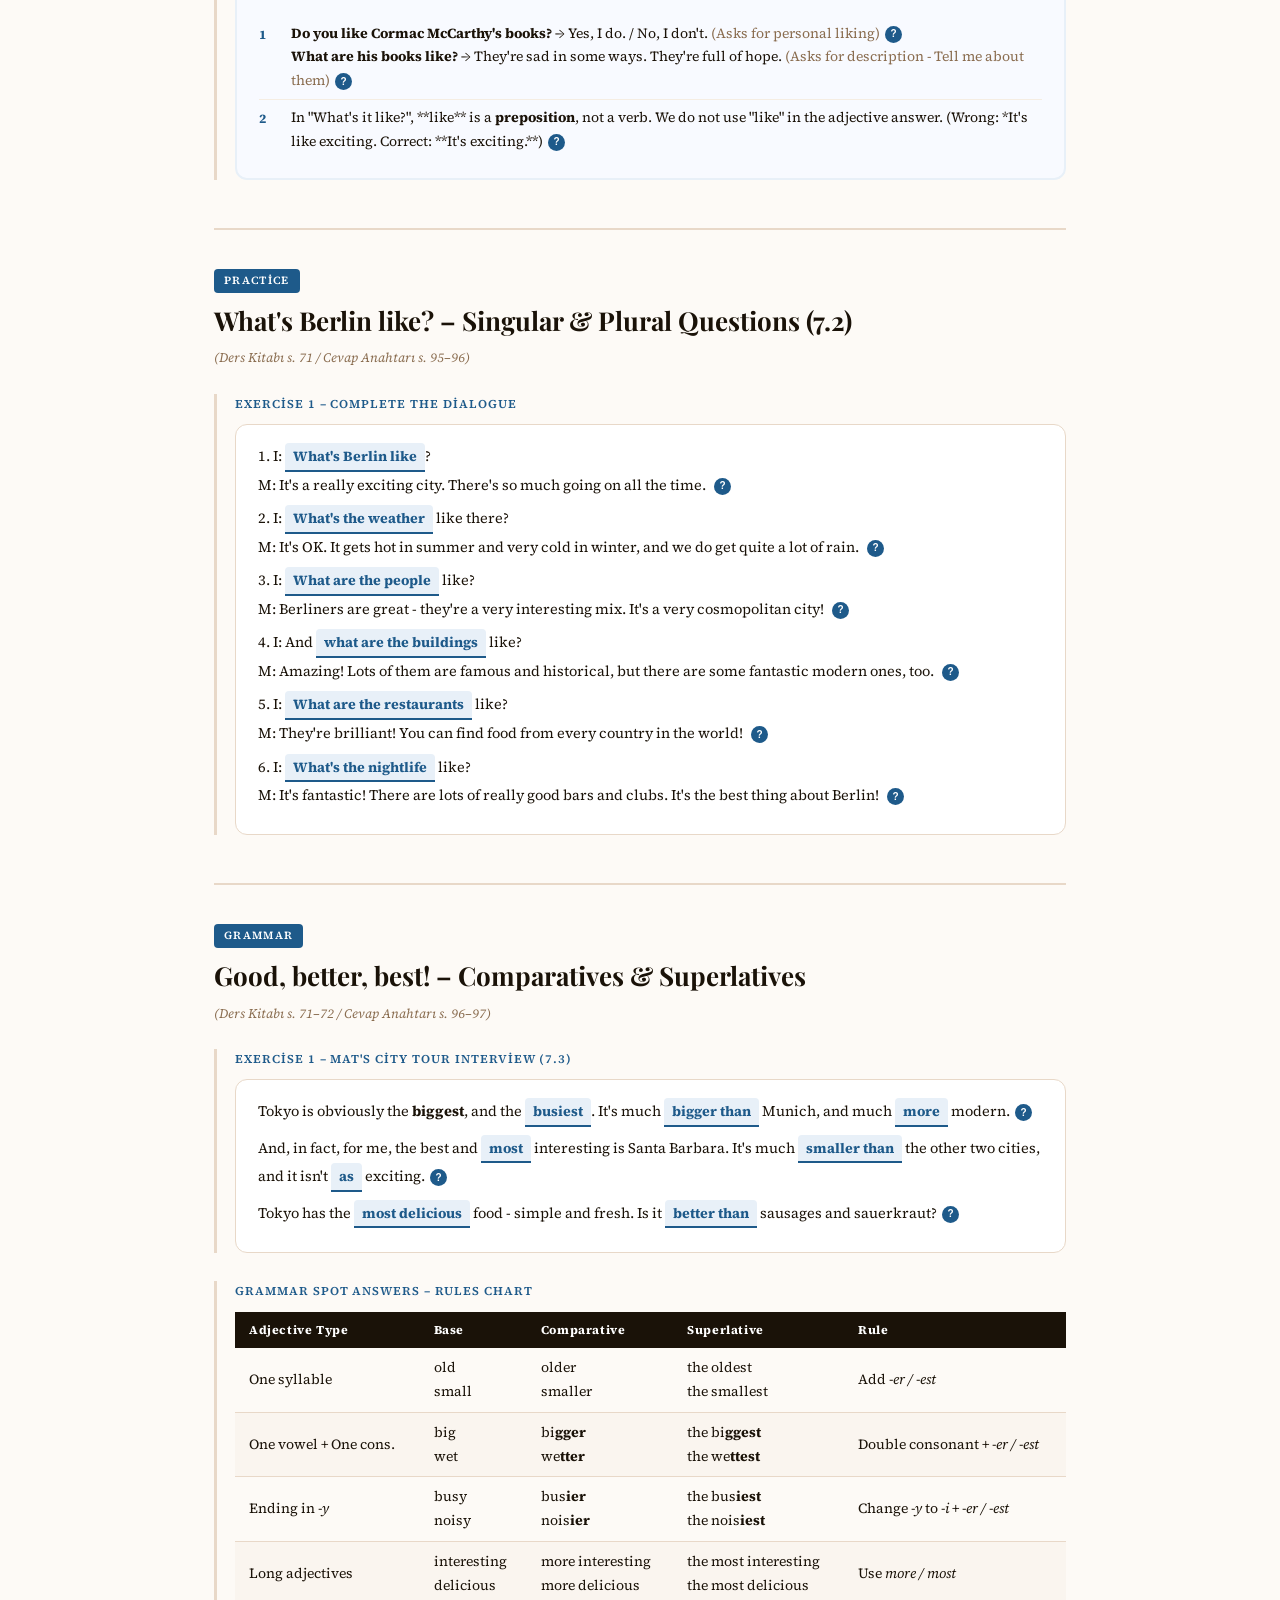
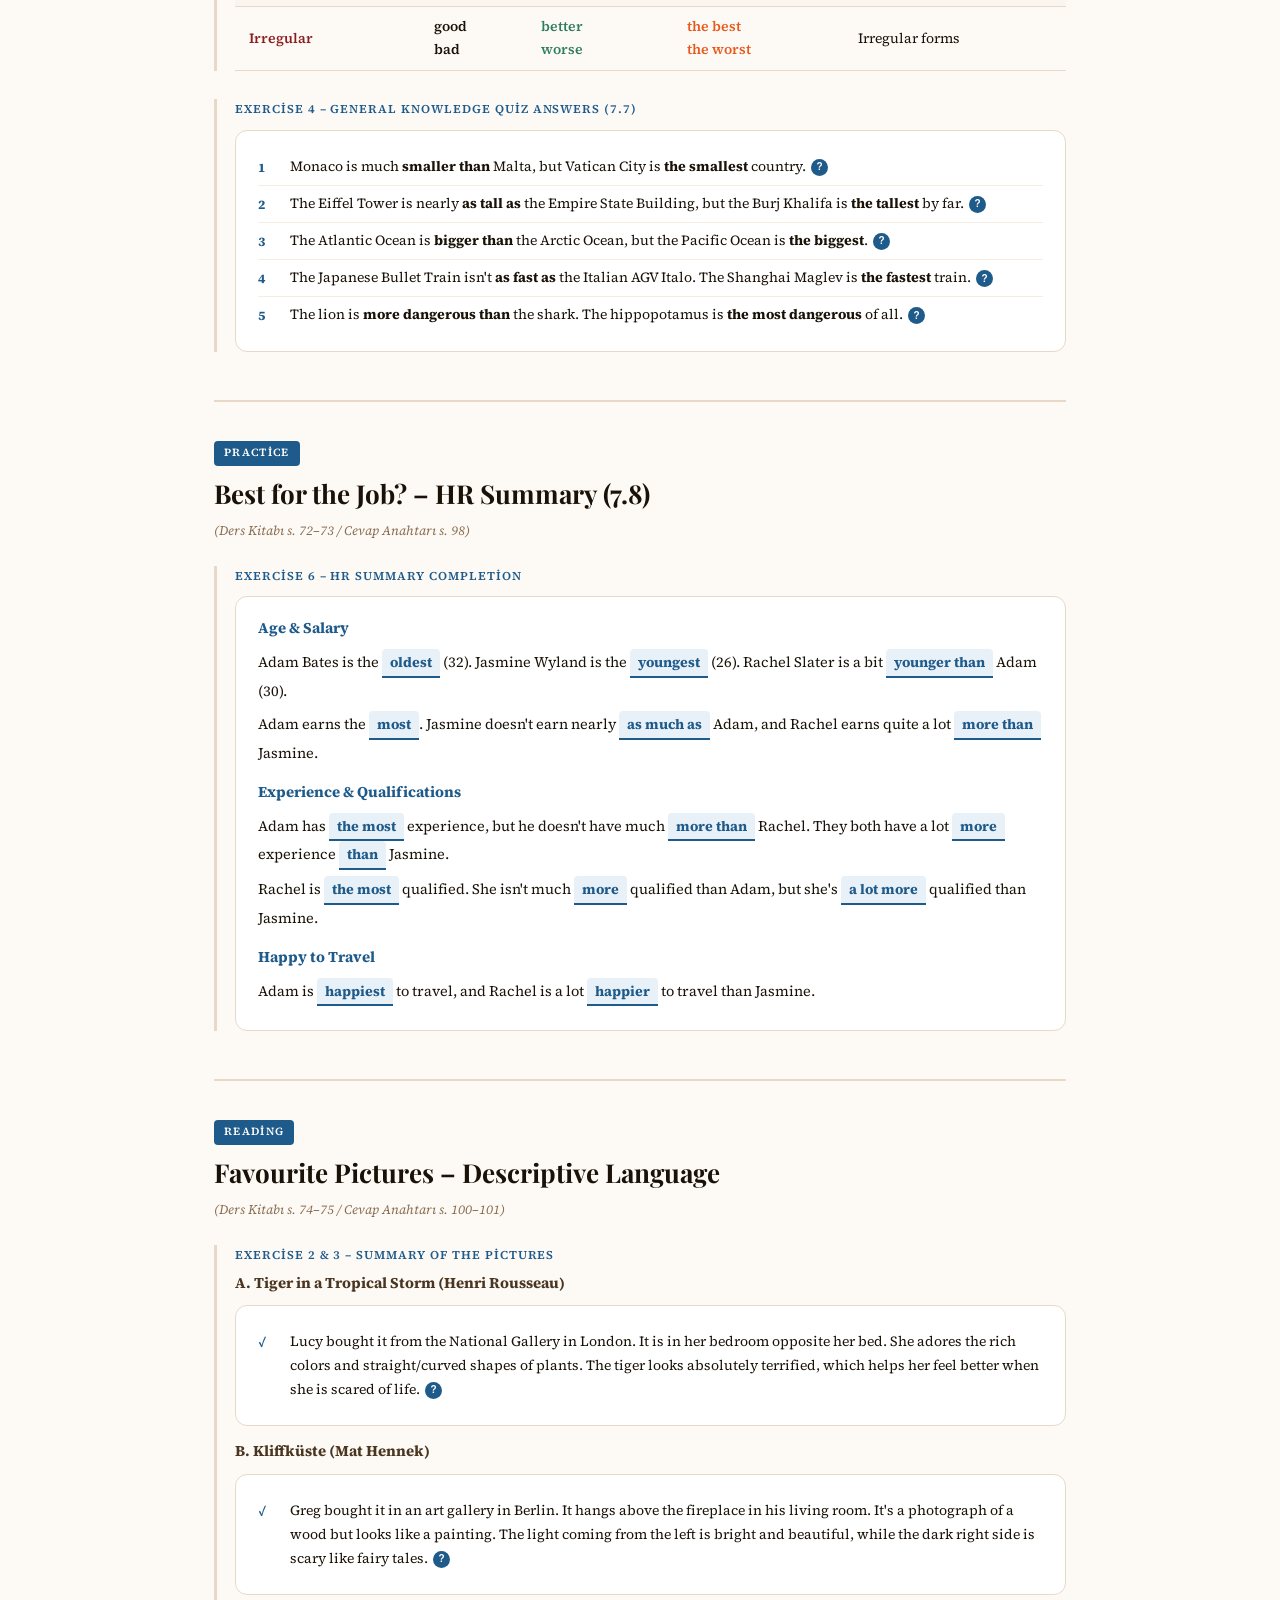
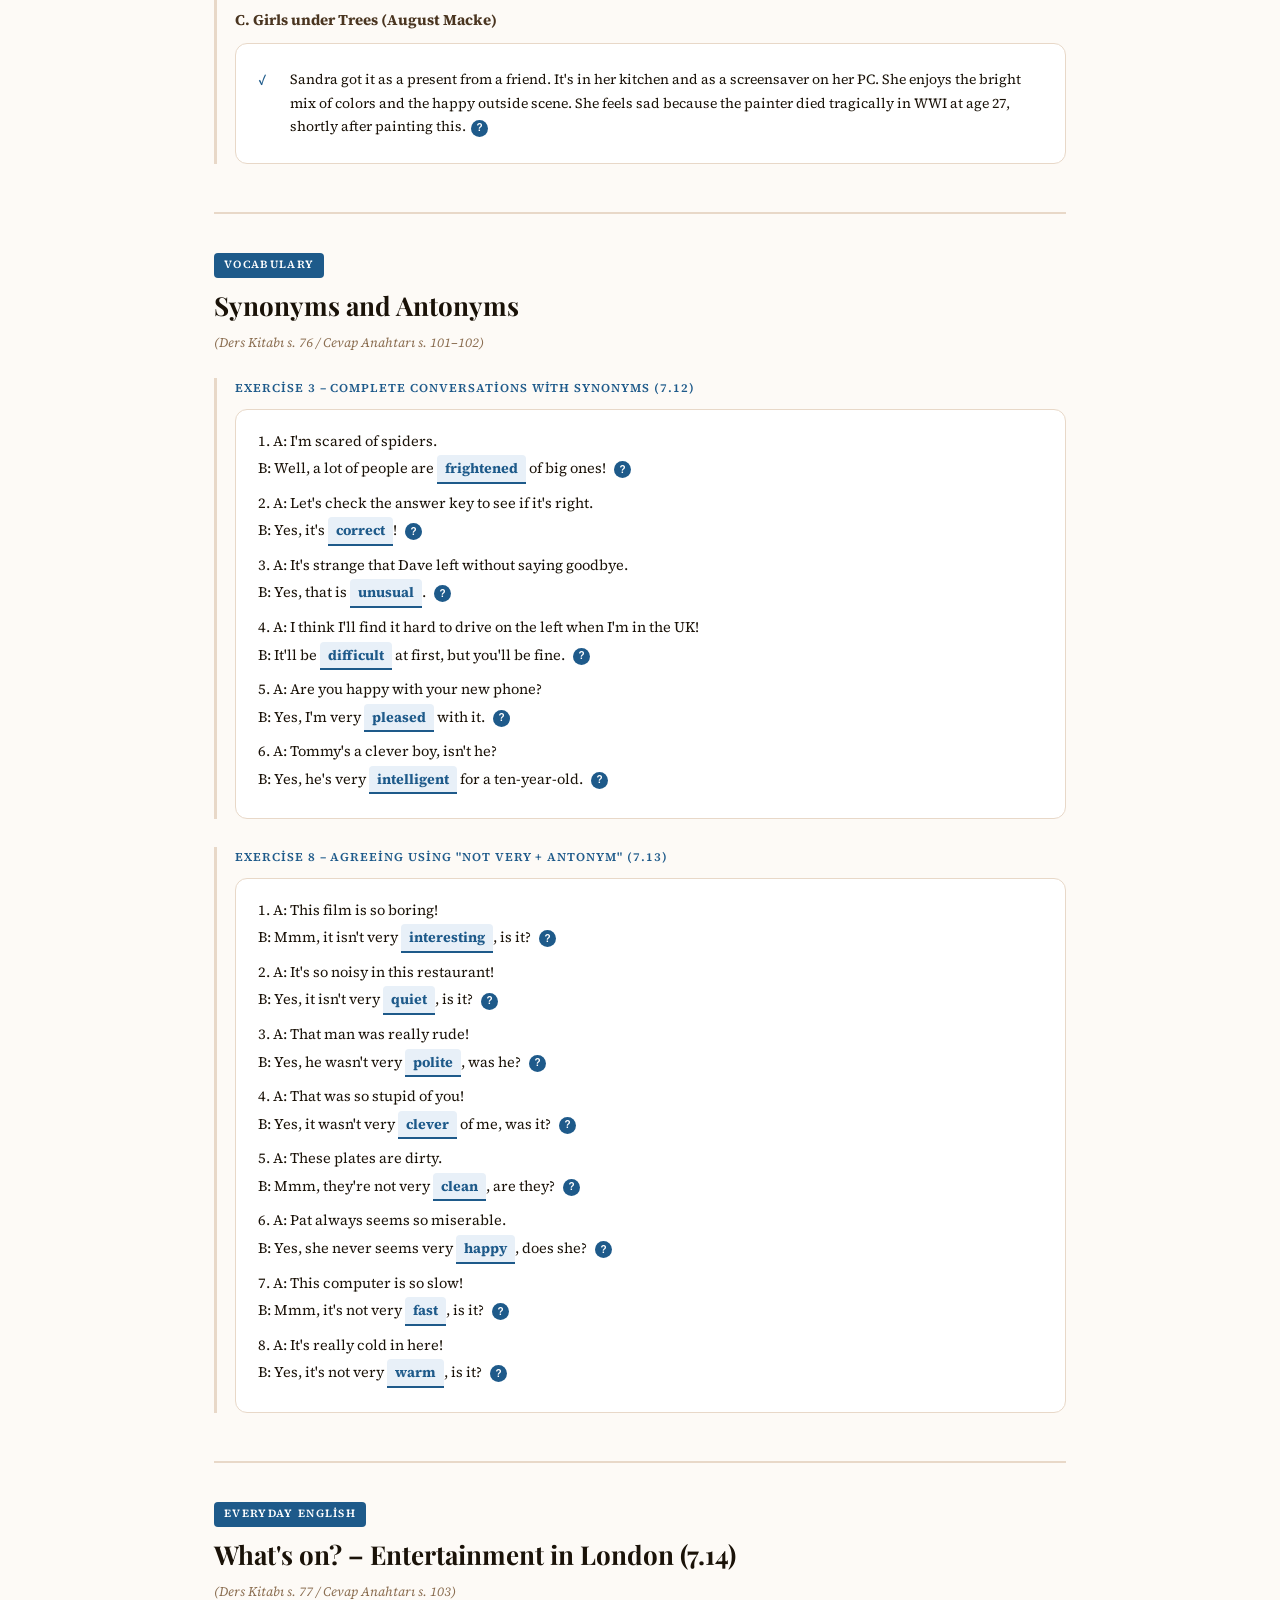
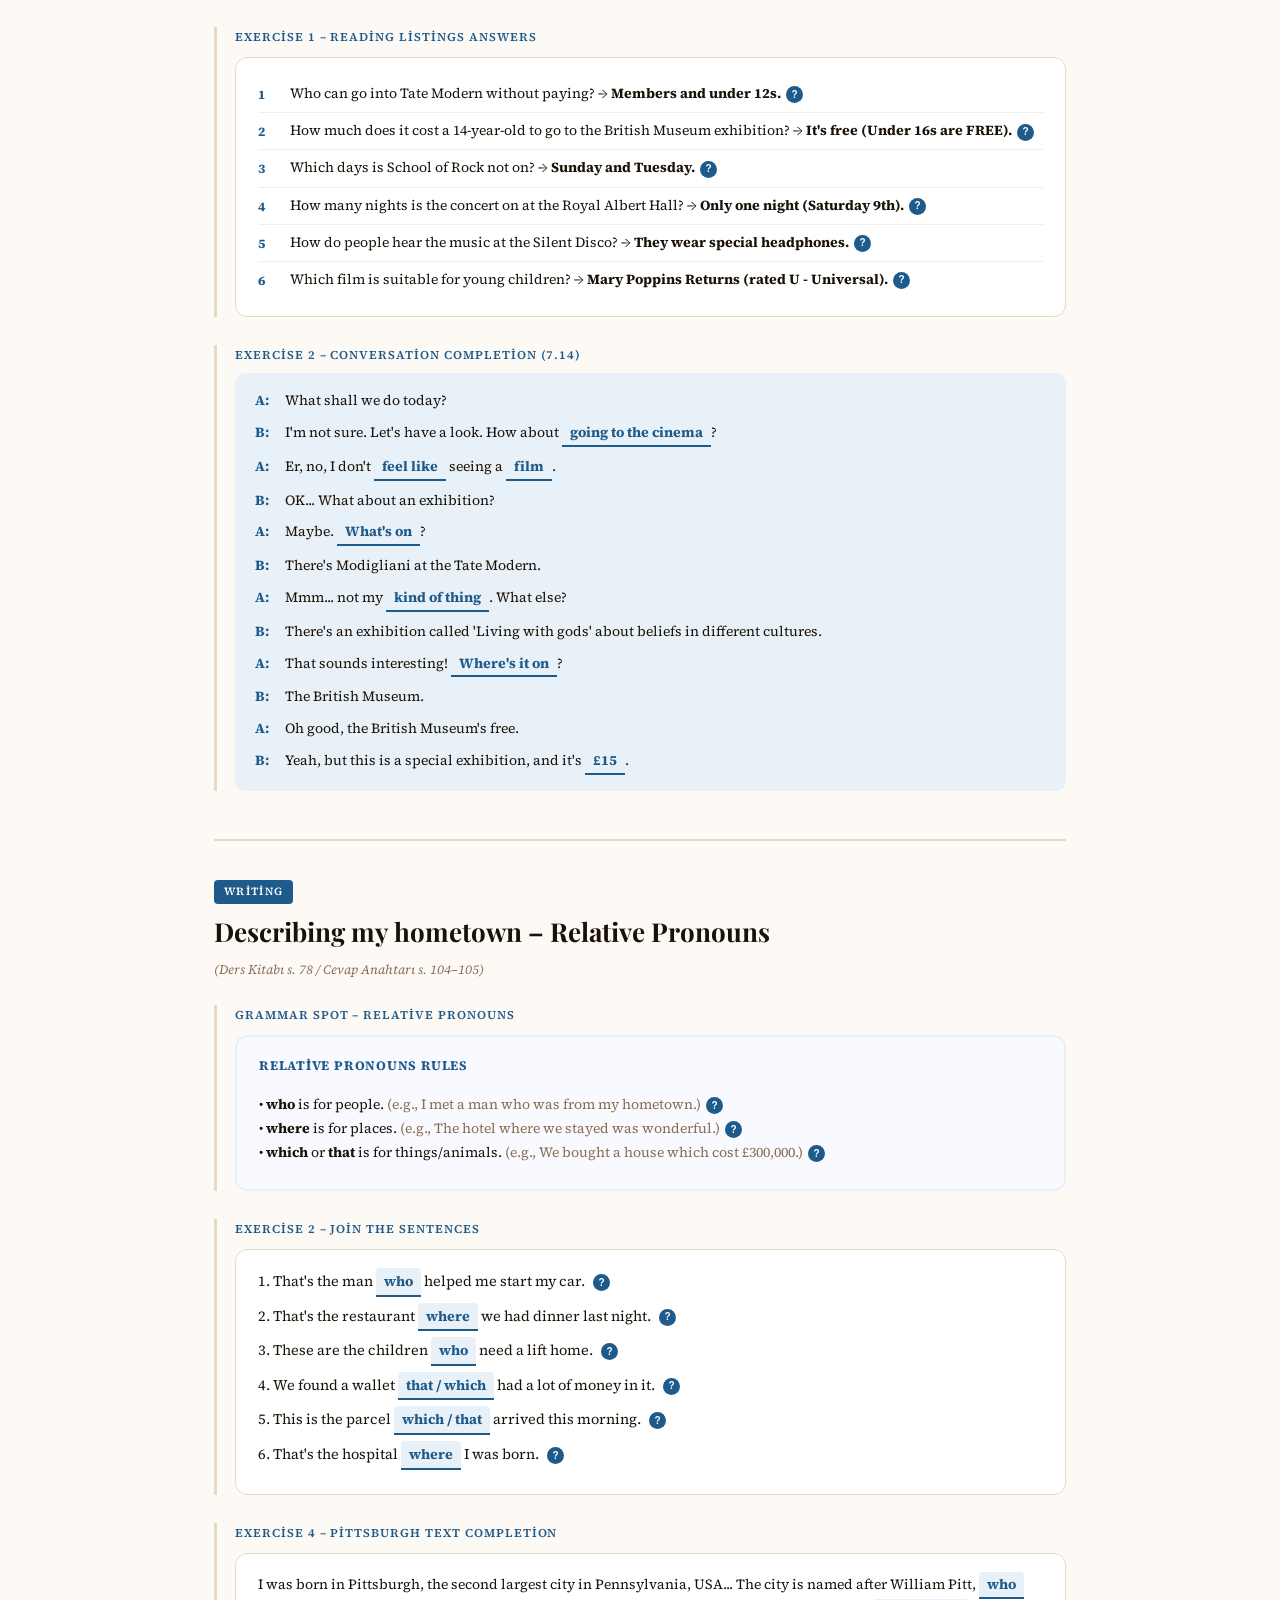
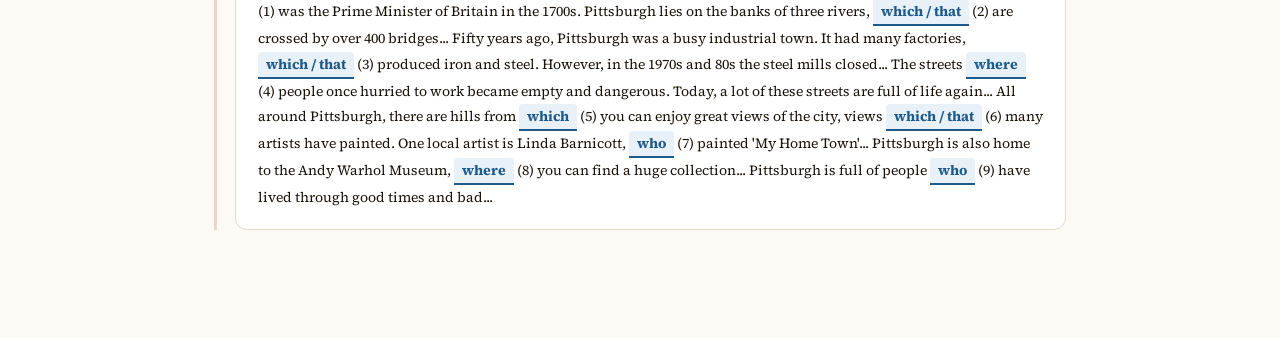
<file: hw72.html>
<!DOCTYPE html>
<html lang="tr">
<head>
<meta charset="UTF-8">
<meta name="viewport" content="width=device-width, initial-scale=1.0">
<title>Headway Pre-intermediate – Unit 7: Simply the Best</title>
<style>
  @import url('https://fonts.googleapis.com/css2?family=Playfair+Display:wght@700;900&family=Source+Serif+4:ital,wght=0,300;0,400;0,600;1,300&display=swap');
  :root {
    --orange:#e8581a; --orange-light:#f5956a; --orange-pale:#fff3ed;
    --dark:#1a1208; --mid:#4a3520; --muted:#8a6d50; --line:#e8d8c8;
    --bg:#fdfaf6; --white:#ffffff; --green:#2e7d5e; --green-light:#e8f5ef;
    --blue:#1e5a8a; --blue-light:#e8f0f8; --red:#8a1e1e; --red-light:#fde8e8;
  }
  *{box-sizing:border-box;margin:0;padding:0;}
  body{background:var(--bg);font-family:'Source Serif 4',Georgia,serif;color:var(--dark);font-size:15px;line-height:1.7;}

  .site-header{background:var(--blue);padding:32px 40px 28px;position:sticky;top:0;z-index:100;box-shadow:0 3px 20px rgba(0,0,0,.18);}
  .header-inner{max-width:900px;margin:0 auto;display:flex;align-items:center;gap:20px;}
  .header-badge{background:white;color:var(--blue);font-family:'Playfair Display',serif;font-weight:900;font-size:28px;width:54px;height:54px;border-radius:12px;display:flex;align-items:center;justify-content:center;flex-shrink:0;}
  .header-text h1{font-family:'Playfair Display',serif;font-weight:900;font-size:22px;color:white;line-height:1.2;}
  .header-text p{color:rgba(255,255,255,.82);font-size:13px;font-style:italic;}

  .toc{background:var(--dark);padding:0 40px;}
  .toc-inner{max-width:900px;margin:0 auto;display:flex;gap:4px;flex-wrap:wrap;padding:8px 0;}
  .toc a{color:rgba(255,255,255,.7);font-size:12px;text-decoration:none;padding:5px 12px;border-radius:6px;transition:all .2s;white-space:nowrap;}
  .toc a:hover{background:var(--blue);color:white;}

  .main{max-width:900px;margin:0 auto;padding:40px 24px 80px;}

  .section-label{display:inline-block;background:var(--blue);color:white;font-size:11px;font-weight:600;letter-spacing:.12em;text-transform:uppercase;padding:3px 10px;border-radius:4px;margin-bottom:6px;}
  .section-title{font-family:'Playfair Display',serif;font-size:26px;font-weight:700;color:var(--dark);margin-bottom:4px;}
  .section-page{color:var(--muted);font-size:13px;font-style:italic;margin-bottom:24px;}
  .section-divider{border:none;border-top:2px solid var(--line);margin:48px 0 36px;}

  .q-block{margin-bottom:28px;border-left:3px solid var(--line);padding-left:18px;}
  .q-block:hover{border-left-color:var(--blue-light);}
  .q-num{font-size:12px;font-weight:600;color:var(--blue);letter-spacing:.08em;text-transform:uppercase;margin-bottom:4px;}

  .tl{display:inline;} .tl-text{display:inline;}
  .tr-btn{display:inline-flex;align-items:center;justify-content:center;width:17px;height:17px;background:var(--blue);color:white;border:none;border-radius:50%;font-size:10px;font-weight:700;cursor:pointer;margin-left:5px;vertical-align:middle;line-height:1;transition:background .15s;flex-shrink:0;}
  .tr-btn:hover{background:var(--dark);}

  .tr-popup{display:none;position:fixed;z-index:9999;background:var(--dark);color:#f5e8d8;padding:12px 16px;border-radius:10px;font-size:13px;max-width:300px;line-height:1.6;box-shadow:0 8px 32px rgba(0,0,0,.38);pointer-events:none;}
  .tr-popup.active{display:block;}
  .tr-popup::before{content:'🇹🇷';font-size:11px;margin-right:6px;}

  .answer-card{background:white;border:1px solid var(--line);border-radius:12px;padding:18px 22px;margin-top:10px;}
  .answer-row{display:flex;gap:10px;padding:6px 0;border-bottom:1px solid #f5ede2;align-items:flex-start;}
  .answer-row:last-child{border-bottom:none;}
  .ans-num{color:var(--blue);font-weight:700;font-size:13px;min-width:22px;padding-top:2px;}
  .ans-text{flex:1;font-size:14px;}

  .fill-sentence{font-size:14.5px;margin-bottom:6px;line-height:1.9;}
  .blank-ans{display:inline-block;background:var(--blue-light);border-bottom:2px solid var(--blue);color:var(--blue);font-weight:700;padding:0 8px;border-radius:4px 4px 0 0;font-size:14px;}

  .grammar-box{background:#f8faff;border:2px solid var(--blue-light);border-radius:12px;padding:18px 22px;margin-top:10px;}
  .grammar-box .gb-title{font-weight:700;color:var(--blue);font-size:13px;letter-spacing:.06em;text-transform:uppercase;margin-bottom:10px;}

  .dialogue{background:var(--blue-light);border-radius:10px;padding:16px 20px;margin-top:8px;}
  .dlg-line{display:flex;gap:10px;margin-bottom:8px;font-size:14px;}
  .dlg-line:last-child{margin-bottom:0;}
  .dlg-speaker{font-weight:700;color:var(--blue);min-width:20px;flex-shrink:0;}

  /* TABLES */
  .verb-table{width:100%;border-collapse:collapse;margin-top:10px;font-size:14px;}
  .verb-table th{background:var(--dark);color:white;padding:8px 14px;text-align:left;font-size:12px;letter-spacing:.05em;}
  .verb-table td{padding:8px 14px;border-bottom:1px solid var(--line);}
  .verb-table tr:nth-child(even) td{background:#faf5ef;}

  .match-table{width:100%;border-collapse:collapse;margin-top:10px;font-size:14px;}
  .match-table th{background:var(--mid);color:white;padding:8px 14px;font-size:12px;letter-spacing:.05em;text-align:left;}
  .match-table td{padding:8px 14px;border-bottom:1px solid var(--line);vertical-align:top;}
  .match-table tr:nth-child(even) td{background:#faf5ef;}

  /* VOCAB CHIP */
  .vocab-box{display:flex;flex-wrap:wrap;gap:8px;margin-top:10px;}
  .vocab-chip{background:var(--green-light);border:1px solid #a8d8c0;color:var(--green);font-size:13px;font-weight:600;padding:5px 12px;border-radius:20px;}
  .vocab-chip-blue{background:var(--blue-light);border:1px solid #a0c0e8;color:var(--blue);font-size:13px;font-weight:600;padding:5px 12px;border-radius:20px;}

  /* INFO NOTE */
  .info-note{background:var(--blue-light);border-left:4px solid var(--blue);border-radius:0 8px 8px 0;padding:12px 16px;font-size:13px;color:var(--blue);margin-top:8px;}
  .info-green{background:var(--green-light);border-left:4px solid var(--green);border-radius:0 8px 8px 0;padding:12px 16px;font-size:13px;color:var(--green);margin-top:8px;}

  /* LISTINGS CARD */
  .listing-card{background:white;border:1px solid var(--line);border-radius:10px;padding:14px 18px;margin-bottom:10px;font-size:13.5px;}
  .listing-tag{display:inline-block;background:var(--blue);color:white;font-weight:700;padding:2px 8px;border-radius:4px;font-size:11px;margin-bottom:6px;}

  @media(max-width:600px){.site-header{padding:20px 16px;}.main{padding:24px 14px 60px;}.section-title{font-size:20px;}}
</style>
</head>
<body>

<header class="site-header">
  <div class="header-inner">
    <div class="header-badge">7</div>
    <div class="header-text">
      <h1>Simply the best</h1>
      <p>Headway Pre-intermediate · 5th Edition · Student's Book Answer Key</p>
    </div>
  </div>
</header>

<nav class="toc">
  <div class="toc-inner">
    <a href="#opener">Unit Opener</a>
    <a href="#starter">Starter</a>
    <a href="#grammar1">Grammar: What's it like?</a>
    <a href="#berlin">Practice: Berlin</a>
    <a href="#comparatives">Comparatives & Superlatives</a>
    <a href="#shortlist">Best for the Job?</a>
    <a href="#pictures">Favourite Pictures</a>
    <a href="#synonyms">Synonyms & Antonyms</a>
    <a href="#everyday">Everyday English</a>
    <a href="#writing">Writing: Hometown</a>
  </div>
</nav>

<main class="main">

<section id="opener">
  <div class="section-label">Unit Opener</div>
  <div class="section-title">Simply the best – Unit Opener &amp; Photo Activity</div>
  <div class="section-page">(Ders Kitabı s. 69 / Cevap Anahtarı s. 94)</div>

  <div class="q-block">
    <div class="q-num">Unit Opener – Suggested Answers</div>
    <div class="answer-card">
      <div class="answer-row"><span class="ans-num">1</span><span class="ans-text"><span class="tl"><span class="tl-text">Peacock. It is displaying its coat to attract a mate.</span><button class="tr-btn" onclick="showTip(this,'Tavus kuşu. Eşini cezbetmek için tüylerini sergiliyor.')">?</button></span></span></div>
      <div class="answer-row"><span class="ans-num">2</span><span class="ans-text"><span class="tl"><span class="tl-text">Yes, by wearing beautiful clothes and make-up.</span><button class="tr-btn" onclick="showTip(this,'Evet, güzel kıyafetler giyerek ve makyaj yaparak (insanlar da benzer şekilde davranır).')">?</button></span></span></div>
      <div class="answer-row"><span class="ans-num">3</span><span class="ans-text"><span class="tl"><span class="tl-text">Students\' own answers.</span><button class="tr-btn" onclick="showTip(this,'Öğrencilerin kendi cevapları.')">?</button></span></span></div>
    </div>
  </div>
</section>

<hr class="section-divider">

<section id="starter">
  <div class="section-label">Starter</div>
  <div class="section-title">My Favourite Things</div>
  <div class="section-page">(Ders Kitabı s. 70 / Cevap Anahtarı s. 94–95)</div>

  <div class="q-block">
    <div class="q-num">Exercise 1 – Mat Hennek's Favourite Things</div>
    <div class="answer-card">
      <div class="answer-row"><span class="ans-num">A</span><span class="ans-text"><span class="tl"><span class="tl-text">Favourite music/composer: <strong>Johann Sebastian Bach</strong></span><button class="tr-btn" onclick="showTip(this,'En sevdiği müzik/besteci: Johann Sebastian Bach')">?</button></span></span></div>
      <div class="answer-row"><span class="ans-num">B</span><span class="ans-text"><span class="tl"><span class="tl-text">Favourite actor: <strong>Daniel Day Lewis</strong></span><button class="tr-btn" onclick="showTip(this,'En sevdiği aktör: Daniel Day Lewis')">?</button></span></span></div>
      <div class="answer-row"><span class="ans-num">C</span><span class="ans-text"><span class="tl"><span class="tl-text">Favourite food: <strong>Nuremberg sausages & sauerkraut</strong></span><button class="tr-btn" onclick="showTip(this,'En sevdiği yemek: Nürnberg sosisleri ve lahana turşusu')">?</button></span></span></div>
      <div class="answer-row"><span class="ans-num">D</span><span class="ans-text"><span class="tl"><span class="tl-text">Favourite TV programme: <strong>The Americans</strong></span><button class="tr-btn" onclick="showTip(this,'En sevdiği TV programı: The Americans')">?</button></span></span></div>
      <div class="answer-row"><span class="ans-num">E</span><span class="ans-text"><span class="tl"><span class="tl-text">Favourite football team: <strong>Bayern Munich</strong></span><button class="tr-btn" onclick="showTip(this,'En sevdiği futbol takımı: Bayern Münih')">?</button></span></span></div>
      <div class="answer-row"><span class="ans-num">F</span><span class="ans-text"><span class="tl"><span class="tl-text">Favourite book: <strong>Border Trilogy by Cormac McCarthy</strong></span><button class="tr-btn" onclick="showTip(this,'En sevdiği kitap: Cormac McCarthy\'den Sınır Üçlemesi')">?</button></span></span></div>
      <div class="answer-row"><span class="ans-num">G</span><span class="ans-text"><span class="tl"><span class="tl-text">Favourite musician: <strong>Hélène Grimaud</strong> (his partner)</span><button class="tr-btn" onclick="showTip(this,'En sevdiği müzisyen: Hélène Grimaud (hayat arkadaşı)')">?</button></span></span></div>
    </div>
  </div>

  <div class="q-block">
    <div class="q-num">Exercise 2 – Adjectives used by Mat in the interview (7.1)</div>
    <div class="answer-card">
      <div class="vocab-box">
        <span class="vocab-chip">talented ✓</span>
        <span class="vocab-chip">spicy ✓</span>
        <span class="vocab-chip">shocking ✓</span>
        <span class="vocab-chip">amazing ✓</span>
        <span class="vocab-chip">exciting ✓</span>
        <span class="vocab-chip">cool ✓</span>
        <span class="vocab-chip">delicious ✓</span>
        <span class="vocab-chip">unique ✓</span>
        <span class="vocab-chip">brilliant ✓</span>
        <span class="vocab-chip">funny ✓</span>
        <span class="vocab-chip">fantastic ✓</span>
        <span class="vocab-chip">sad ✓</span>
      </div>
      <div class="info-note">Ticked adjectives above are used in Audioscript 7.1. Mat does not use "salty", "reliable", or "fascinating" in this interview.</div>
    </div>
  </div>
</section>

<hr class="section-divider">

<section id="grammar1">
  <div class="section-label">Grammar Spot</div>
  <div class="section-title">What's it like? vs Do you like?</div>
  <div class="section-page">(Ders Kitabı s. 70 / Cevap Anahtarı s. 95)</div>

  <div class="q-block">
    <div class="q-num">Grammar Spot Answers</div>
    <div class="grammar-box">
      <div class="gb-title">Key Distinctions</div>
      <div class="answer-row">
        <span class="ans-num">1</span>
        <span class="ans-text">
          <span class="tl"><span class="tl-text"><strong>Do you like Cormac McCarthy's books?</strong> → Yes, I do. / No, I don't. <span style="color:var(--muted)">(Asks for personal liking)</span></span><button class="tr-btn" onclick="showTip(this,'Kişisel beğeniyi sorar. Cevap Evet/Hayır ile verilir.')">?</button></span><br>
          <span class="tl"><span class="tl-text"><strong>What are his books like?</strong> → They're sad in some ways. They're full of hope. <span style="color:var(--muted)">(Asks for description - Tell me about them)</span></span><button class="tr-btn" onclick="showTip(this,'Açıklama/Tasvir ister. Örn: Kitaplar nasıldır?')">?</button></span>
        </span>
      </div>
      <div class="answer-row" style="border:none;">
        <span class="ans-num">2</span>
        <span class="ans-text">
          <span class="tl"><span class="tl-text">In "What's it like?", **like** is a <strong>preposition</strong>, not a verb. We do not use "like" in the adjective answer. (Wrong: *It's like exciting. Correct: **It's exciting.**)</span><button class="tr-btn" onclick="showTip(this,'Buradaki -like- edattır. Cevapta tekrar kullanılmaz. Doğru kullanım: -It is exciting- şeklindedir.')">?</button></span>
        </span>
      </div>
    </div>
  </div>
</section>

<hr class="section-divider">

<section id="berlin">
  <div class="section-label">Practice</div>
  <div class="section-title">What's Berlin like? – Singular &amp; Plural Questions (7.2)</div>
  <div class="section-page">(Ders Kitabı s. 71 / Cevap Anahtarı s. 95–96)</div>

  <div class="q-block">
    <div class="q-num">Exercise 1 – Complete the dialogue</div>
    <div class="answer-card">
      <div class="fill-sentence">1. I: <span class="blank-ans">What's Berlin like</span>?<br>M: It's a really exciting city. There's so much going on all the time. <button class="tr-btn" onclick="showTip(this,'Berlin nasıl bir yer? - Gerçekten heyecan verici bir şehir.')">?</button></div>
      <div class="fill-sentence">2. I: <span class="blank-ans">What's the weather</span> like there?<br>M: It's OK. It gets hot in summer and very cold in winter, and we do get quite a lot of rain. <button class="tr-btn" onclick="showTip(this,'Orada hava nasıl? - İdare eder. Yazın sıcak, kışın çok soğuk olur.')">?</button></div>
      <div class="fill-sentence">3. I: <span class="blank-ans">What are the people</span> like?<br>M: Berliners are great - they're a very interesting mix. It's a very cosmopolitan city! <button class="tr-btn" onclick="showTip(this,'İnsanlar nasıl? - Berlinliler harikadır; çok ilginç bir karışım.')">?</button></div>
      <div class="fill-sentence">4. I: And <span class="blank-ans">what are the buildings</span> like?<br>M: Amazing! Lots of them are famous and historical, but there are some fantastic modern ones, too. <button class="tr-btn" onclick="showTip(this,'Peki binalar nasıl? - Harika! Pek çoğu ünlü ve tarihi, ama harika modern olanlar da var.')">?</button></div>
      <div class="fill-sentence">5. I: <span class="blank-ans">What are the restaurants</span> like?<br>M: They're brilliant! You can find food from every country in the world! <button class="tr-btn" onclick="showTip(this,'Restoranlar nasıl? - Harikalar! Dünyadaki her ülkeden yemek bulabilirsiniz.')">?</button></div>
      <div class="fill-sentence">6. I: <span class="blank-ans">What's the nightlife</span> like?<br>M: It's fantastic! There are lots of really good bars and clubs. It's the best thing about Berlin! <button class="tr-btn" onclick="showTip(this,'Gece hayatı nasıl? - Şahane! Pek çok iyi bar ve kulüp var.')">?</button></div>
    </div>
  </div>
</section>

<hr class="section-divider">

<section id="comparatives">
  <div class="section-label">Grammar</div>
  <div class="section-title">Good, better, best! – Comparatives &amp; Superlatives</div>
  <div class="section-page">(Ders Kitabı s. 71–72 / Cevap Anahtarı s. 96–97)</div>

  <div class="q-block">
    <div class="q-num">Exercise 1 – Mat's City Tour Interview (7.3)</div>
    <div class="answer-card">
      <div class="fill-sentence">
        <span class="tl"><span class="tl-text">Tokyo is obviously the <strong>biggest</strong>, and the <span class="blank-ans">busiest</span>. It's much <span class="blank-ans">bigger than</span> Munich, and much <span class="blank-ans">more</span> modern.</span><button class="tr-btn" onclick="showTip(this,'Tokyo bariz bir şekilde en büyüğü ve en yoğun olanı. Münih\'ten çok daha büyük ve çok daha modern.')">?</button></span>
      </div>
      <div class="fill-sentence" style="margin-top:8px;">
        <span class="tl"><span class="tl-text">And, in fact, for me, the best and <span class="blank-ans">most</span> interesting is Santa Barbara. It's much <span class="blank-ans">smaller than</span> the other two cities, and it isn't <span class="blank-ans">as</span> exciting.</span><button class="tr-btn" onclick="showTip(this,'Ve aslında benim için en iyisi ve en ilginç olanı Santa Barbara. Diğer iki şehirden çok daha küçük ve onlar kadar heyecan verici değil.')">?</button></span>
      </div>
      <div class="fill-sentence" style="margin-top:8px;">
        <span class="tl"><span class="tl-text">Tokyo has the <span class="blank-ans">most delicious</span> food - simple and fresh. Is it <span class="blank-ans">better than</span> sausages and sauerkraut?</span><button class="tr-btn" onclick="showTip(this,'Tokyo en lezzetli yemeklere sahip - sade ve taze. Sosis ve lahana turşusundan daha mı iyi?')">?</button></span>
      </div>
    </div>
  </div>

  <div class="q-block">
    <div class="q-num">Grammar Spot Answers – Rules Chart</div>
    <table class="verb-table">
      <thead>
        <tr><th>Adjective Type</th><th>Base</th><th>Comparative</th><th>Superlative</th><th>Rule</th></tr>
      </thead>
      <tbody>
        <tr><td>One syllable</td><td>old<br>small</td><td>older<br>smaller</td><td>the oldest<br>the smallest</td><td>Add <em>-er / -est</em></td></tr>
        <tr><td>One vowel + One cons.</td><td>big<br>wet</td><td>bi<strong>gger</strong><br>we<strong>tter</strong></td><td>the bi<strong>ggest</strong><br>the we<strong>ttest</strong></td><td>Double consonant + <em>-er / -est</em></td></tr>
        <tr><td>Ending in <em>-y</em></td><td>busy<br>noisy</td><td>bus<strong>ier</strong><br>nois<strong>ier</strong></td><td>the bus<strong>iest</strong><br>the nois<strong>iest</strong></td><td>Change <em>-y</em> to <em>-i</em> + <em>-er / -est</em></td></tr>
        <tr><td>Long adjectives</td><td>interesting<br>delicious</td><td>more interesting<br>more delicious</td><td>the most interesting<br>the most delicious</td><td>Use <em>more / most</em></td></tr>
        <tr><td style="color:var(--red);font-weight:600;">Irregular</td><td style="font-weight:600;">good<br>bad</td><td style="color:var(--green);font-weight:600;">better<br>worse</td><td style="color:var(--orange);font-weight:600;">the best<br>the worst</td><td>Irregular forms</td></tr>
      </tbody>
    </table>
  </div>

  <div class="q-block">
    <div class="q-num">Exercise 4 – General Knowledge Quiz Answers (7.7)</div>
    <div class="answer-card">
      <div class="answer-row"><span class="ans-num">1</span><span class="ans-text"><span class="tl"><span class="tl-text">Monaco is much <strong>smaller than</strong> Malta, but Vatican City is <strong>the smallest</strong> country.</span><button class="tr-btn" onclick="showTip(this,'Monako, Malta\'dan çok daha küçüktür, ancak Vatikan en küçük ülkedir.')">?</button></span></span></div>
      <div class="answer-row"><span class="ans-num">2</span><span class="ans-text"><span class="tl"><span class="tl-text">The Eiffel Tower is nearly <strong>as tall as</strong> the Empire State Building, but the Burj Khalifa is <strong>the tallest</strong> by far.</span><button class="tr-btn" onclick="showTip(this,'Eyfel Kulesi neredeyse Empire State Binası kadar yüksektir, ancak Burj Khalifa açık ara en yükseğidir.')">?</button></span></span></div>
      <div class="answer-row"><span class="ans-num">3</span><span class="ans-text"><span class="tl"><span class="tl-text">The Atlantic Ocean is <strong>bigger than</strong> the Arctic Ocean, but the Pacific Ocean is <strong>the biggest</strong>.</span><button class="tr-btn" onclick="showTip(this,'Atlantik Okyanusu, Arktik Okyanusu\'ndan daha büyüktür, ancak Pasifik Okyanusu en büyüğüdür.')">?</button></span></span></div>
      <div class="answer-row"><span class="ans-num">4</span><span class="ans-text"><span class="tl"><span class="tl-text">The Japanese Bullet Train isn't <strong>as fast as</strong> the Italian AGV Italo. The Shanghai Maglev is <strong>the fastest</strong> train.</span><button class="tr-btn" onclick="showTip(this,'Japon Hızlı Treni, İtalyan AGV Italo kadar hızlı değildir. Şanghay Maglev en hızlı trendir.')">?</button></span></span></div>
      <div class="answer-row"><span class="ans-num">5</span><span class="ans-text"><span class="tl"><span class="tl-text">The lion is <strong>more dangerous than</strong> the shark. The hippopotamus is <strong>the most dangerous</strong> of all.</span><button class="tr-btn" onclick="showTip(this,'Aslan köpekbalığından daha tehlikelidir. Su aygırı ise hepsinden daha tehlikelidir.')">?</button></span></span></div>
    </div>
  </div>
</section>

<hr class="section-divider">

<section id="shortlist">
  <div class="section-label">Practice</div>
  <div class="section-title">Best for the Job? – HR Summary (7.8)</div>
  <div class="section-page">(Ders Kitabı s. 72–73 / Cevap Anahtarı s. 98)</div>

  <div class="q-block">
    <div class="q-num">Exercise 6 – HR Summary Completion</div>
    <div class="answer-card">
      <div style="font-weight:700;color:var(--blue);margin-bottom:8px;">Age &amp; Salary</div>
      <div class="fill-sentence">
        Adam Bates is the <span class="blank-ans">oldest</span> (32). Jasmine Wyland is the <span class="blank-ans">youngest</span> (26). Rachel Slater is a bit <span class="blank-ans">younger than</span> Adam (30).
      </div>
      <div class="fill-sentence">
        Adam earns the <span class="blank-ans">most</span>. Jasmine doesn't earn nearly <span class="blank-ans">as much as</span> Adam, and Rachel earns quite a lot <span class="blank-ans">more than</span> Jasmine.
      </div>
      
      <div style="font-weight:700;color:var(--blue);margin-top:12px;margin-bottom:8px;">Experience &amp; Qualifications</div>
      <div class="fill-sentence">
        Adam has <span class="blank-ans">the most</span> experience, but he doesn't have much <span class="blank-ans">more than</span> Rachel. They both have a lot <span class="blank-ans">more</span> experience <span class="blank-ans">than</span> Jasmine.
      </div>
      <div class="fill-sentence">
        Rachel is <span class="blank-ans">the most</span> qualified. She isn't much <span class="blank-ans">more</span> qualified than Adam, but she's <span class="blank-ans">a lot more</span> qualified than Jasmine.
      </div>

      <div style="font-weight:700;color:var(--blue);margin-top:12px;margin-bottom:8px;">Happy to Travel</div>
      <div class="fill-sentence">
        Adam is <span class="blank-ans">happiest</span> to travel, and Rachel is a lot <span class="blank-ans">happier</span> to travel than Jasmine.
      </div>
    </div>
  </div>
</section>

<hr class="section-divider">

<section id="pictures">
  <div class="section-label">Reading</div>
  <div class="section-title">Favourite Pictures – Descriptive Language</div>
  <div class="section-page">(Ders Kitabı s. 74–75 / Cevap Anahtarı s. 100–101)</div>

  <div class="q-block">
    <div class="q-num">Exercise 2 &amp; 3 – Summary of the Pictures</div>
    
    <div style="font-weight:700;color:var(--mid);margin-bottom:6px;">A. Tiger in a Tropical Storm (Henri Rousseau)</div>
    <div class="answer-card">
      <div class="answer-row"><span class="ans-num">✓</span><span class="ans-text">
        <span class="tl"><span class="tl-text">Lucy bought it from the National Gallery in London. It is in her bedroom opposite her bed. She adores the rich colors and straight/curved shapes of plants. The tiger looks absolutely terrified, which helps her feel better when she is scared of life.</span><button class="tr-btn" onclick="showTip(this,'Lucy bunu Londra\'daki National Gallery\'den satın aldı. Yatak odasında, yatağının karşısındaki duvarda asılı. Zengin renklere ve bitkilerin harika şekillerine bayılıyor. Kaplan dehşet içinde görünüyor, bu da hayattan korktuğunda ona yalnız olmadığını hissettirip iyi geliyor.')">?</button></span>
      </span></div>
    </div>

    <div style="font-weight:700;color:var(--mid);margin-top:12px;margin-bottom:6px;">B. Kliffküste (Mat Hennek)</div>
    <div class="answer-card">
      <div class="answer-row"><span class="ans-num">✓</span><span class="ans-text">
        <span class="tl"><span class="tl-text">Greg bought it in an art gallery in Berlin. It hangs above the fireplace in his living room. It's a photograph of a wood but looks like a painting. The light coming from the left is bright and beautiful, while the dark right side is scary like fairy tales.</span><button class="tr-btn" onclick="showTip(this,'Greg bunu Berlin\'deki bir sanat galerisinden aldı. Salonunda şöminenin üzerinde asılı duruyor. Bir orman fotoğrafı ama tablo gibi duruyor. Soldan gelen ışık aydınlık ve güzelken, sağdaki karanlık kısım peri masalları gibi korkutucu.')">?</button></span>
      </span></div>
    </div>

    <div style="font-weight:700;color:var(--mid);margin-top:12px;margin-bottom:6px;">C. Girls under Trees (August Macke)</div>
    <div class="answer-card">
      <div class="answer-row"><span class="ans-num">✓</span><span class="ans-text">
        <span class="tl"><span class="tl-text">Sandra got it as a present from a friend. It's in her kitchen and as a screensaver on her PC. She enjoys the bright mix of colors and the happy outside scene. She feels sad because the painter died tragically in WWI at age 27, shortly after painting this.</span><button class="tr-btn" onclick="showTip(this,'Sandra\'ya bir arkadaşı hediye etmiş. Mutfağında ve bilgisayarında ekran koruyucu olarak duruyor. Canlı renk karışımını ve dışarıdaki mutlu ortamı seviyor. Ressamın bu tabloyu yaptıktan kısa süre sonra, I. Dünya Savaşı\'nda 27 yaşında trajik bir şekilde ölmesi onu üzüyor.')">?</button></span>
      </span></div>
    </div>
  </div>
</section>

<hr class="section-divider">

<section id="synonyms">
  <div class="section-label">Vocabulary</div>
  <div class="section-title">Synonyms and Antonyms</div>
  <div class="section-page">(Ders Kitabı s. 76 / Cevap Anahtarı s. 101–102)</div>

  <div class="q-block">
    <div class="q-num">Exercise 3 – Complete conversations with Synonyms (7.12)</div>
    <div class="answer-card">
      <div class="fill-sentence">1. A: I'm scared of spiders.<br>B: Well, a lot of people are <span class="blank-ans">frightened</span> of big ones! <button class="tr-btn" onclick="showTip(this,'scared = frightened (korkmuş/ürkmüş)')">?</button></div>
      <div class="fill-sentence">2. A: Let's check the answer key to see if it's right.<br>B: Yes, it's <span class="blank-ans">correct</span>! <button class="tr-btn" onclick="showTip(this,'right = correct (doğru)')">?</button></div>
      <div class="fill-sentence">3. A: It's strange that Dave left without saying goodbye.<br>B: Yes, that is <span class="blank-ans">unusual</span>. <button class="tr-btn" onclick="showTip(this,'strange = unusual (garip/olağandışı)')">?</button></div>
      <div class="fill-sentence">4. A: I think I'll find it hard to drive on the left when I'm in the UK!<br>B: It'll be <span class="blank-ans">difficult</span> at first, but you'll be fine. <button class="tr-btn" onclick="showTip(this,'hard = difficult (zor)')">?</button></div>
      <div class="fill-sentence">5. A: Are you happy with your new phone?<br>B: Yes, I'm very <span class="blank-ans">pleased</span> with it. <button class="tr-btn" onclick="showTip(this,'happy = pleased (memnun/mutlu)')">?</button></div>
      <div class="fill-sentence">6. A: Tommy's a clever boy, isn't he?<br>B: Yes, he's very <span class="blank-ans">intelligent</span> for a ten-year-old. <button class="tr-btn" onclick="showTip(this,'clever = intelligent (zeki)')">?</button></div>
    </div>
  </div>

  <div class="q-block">
    <div class="q-num">Exercise 8 – Agreeing using "not very + Antonym" (7.13)</div>
    <div class="answer-card">
      <div class="fill-sentence">1. A: This film is so boring!<br>B: Mmm, it isn't very <span class="blank-ans">interesting</span>, is it? <button class="tr-btn" onclick="showTip(this,'boring != interesting (Sıkıcı → Pek ilginç değil, değil mi?)')">?</button></div>
      <div class="fill-sentence">2. A: It's so noisy in this restaurant!<br>B: Yes, it isn't very <span class="blank-ans">quiet</span>, is it? <button class="tr-btn" onclick="showTip(this,'noisy != quiet (Gürültülü → Pek sakin/sessiz değil, değil mi?)')">?</button></div>
      <div class="fill-sentence">3. A: That man was really rude!<br>B: Yes, he wasn't very <span class="blank-ans">polite</span>, was he? <button class="tr-btn" onclick="showTip(this,'rude != polite (Kaba → Pek kibar değildi, değil mi?)')">?</button></div>
      <div class="fill-sentence">4. A: That was so stupid of you!<br>B: Yes, it wasn't very <span class="blank-ans">clever</span> of me, was it? <button class="tr-btn" onclick="showTip(this,'stupid != clever (Aptalca → Pek akıllıca değildi, değil mi?)')">?</button></div>
      <div class="fill-sentence">5. A: These plates are dirty.<br>B: Mmm, they're not very <span class="blank-ans">clean</span>, are they? <button class="tr-btn" onclick="showTip(this,'dirty != clean (Kirli → Pek temiz değiller, değil mi?)')">?</button></div>
      <div class="fill-sentence">6. A: Pat always seems so miserable.<br>B: Yes, she never seems very <span class="blank-ans">happy</span>, does she? <button class="tr-btn" onclick="showTip(this,'miserable != happy (Perişan/Mutsuz → Pek mutlu görünmüyor, değil mi?)')">?</button></div>
      <div class="fill-sentence">7. A: This computer is so slow!<br>B: Mmm, it's not very <span class="blank-ans">fast</span>, is it? <button class="tr-btn" onclick="showTip(this,'slow != fast/quick (Yavaş → Pek hızlı değil, değil mi?)')">?</button></div>
      <div class="fill-sentence">8. A: It's really cold in here!<br>B: Yes, it's not very <span class="blank-ans">warm</span>, is it? <button class="tr-btn" onclick="showTip(this,'cold != warm/hot (Soğuk → Pek sıcak değil, değil mi?)')">?</button></div>
    </div>
  </div>
</section>

<hr class="section-divider">

<section id="everyday">
  <div class="section-label">Everyday English</div>
  <div class="section-title">What's on? – Entertainment in London (7.14)</div>
  <div class="section-page">(Ders Kitabı s. 77 / Cevap Anahtarı s. 103)</div>

  <div class="q-block">
    <div class="q-num">Exercise 1 – Reading Listings Answers</div>
    <div class="answer-card">
      <div class="answer-row"><span class="ans-num">1</span><span class="ans-text"><span class="tl"><span class="tl-text">Who can go into Tate Modern without paying? → <strong>Members and under 12s.</strong></span><button class="tr-btn" onclick="showTip(this,'Tate Modern\'e kim ödeme yapmadan girebilir? → Üyeler ve 12 yaş altı çocuklar.')">?</button></span></span></div>
      <div class="answer-row"><span class="ans-num">2</span><span class="ans-text"><span class="tl"><span class="tl-text">How much does it cost a 14-year-old to go to the British Museum exhibition? → <strong>It's free (Under 16s are FREE).</strong></span><button class="tr-btn" onclick="showTip(this,'14 yaşındaki bir çocuk için British Museum sergisine girmek ne kadar? → Ücretsiz (16 yaş altı ücretsizdir).')">?</button></span></span></div>
      <div class="answer-row"><span class="ans-num">3</span><span class="ans-text"><span class="tl"><span class="tl-text">Which days is School of Rock not on? → <strong>Sunday and Tuesday.</strong></span><button class="tr-btn" onclick="showTip(this,'School of Rock müzikali hangi günler sahnelenmiyor? → Pazar ve Salı.')">?</button></span></span></div>
      <div class="answer-row"><span class="ans-num">4</span><span class="ans-text"><span class="tl"><span class="tl-text">How many nights is the concert on at the Royal Albert Hall? → <strong>Only one night (Saturday 9th).</strong></span><button class="tr-btn" onclick="showTip(this,'Royal Albert Hall\'daki konser kaç gece sürüyor? → Sadece bir gece (Cumartesi 9).')">?</button></span></span></div>
      <div class="answer-row"><span class="ans-num">5</span><span class="ans-text"><span class="tl"><span class="tl-text">How do people hear the music at the Silent Disco? → <strong>They wear special headphones.</strong></span><button class="tr-btn" onclick="showTip(this,'Sessiz Disko\'da insanlar müziği nasıl duyuyor? → Özel kulaklıklar takarak.')">?</button></span></span></div>
      <div class="answer-row"><span class="ans-num">6</span><span class="ans-text"><span class="tl"><span class="tl-text">Which film is suitable for young children? → <strong>Mary Poppins Returns (rated U - Universal).</strong></span><button class="tr-btn" onclick="showTip(this,'Hangi film küçük çocuklar için uygundur? → Mary Poppins Dönüyor (U sertifikalı - Genel İzleyici).')">?</button></span></span></div>
    </div>
  </div>

  <div class="q-block">
    <div class="q-num">Exercise 2 – Conversation Completion (7.14)</div>
    <div class="dialogue">
      <div class="dlg-line"><span class="dlg-speaker">A:</span><span>What shall we do today?</span></div>
      <div class="dlg-line"><span class="dlg-speaker">B:</span><span>I'm not sure. Let's have a look. How about <span class="blank-ans">going to the cinema</span>?</span></div>
      <div class="dlg-line"><span class="dlg-speaker">A:</span><span>Er, no, I don't <span class="blank-ans">feel like</span> seeing a <span class="blank-ans">film</span>.</span></div>
      <div class="dlg-line"><span class="dlg-speaker">B:</span><span>OK... What about an exhibition?</span></div>
      <div class="dlg-line"><span class="dlg-speaker">A:</span><span>Maybe. <span class="blank-ans">What's on</span>?</span></div>
      <div class="dlg-line"><span class="dlg-speaker">B:</span><span>There's Modigliani at the Tate Modern.</span></div>
      <div class="dlg-line"><span class="dlg-speaker">A:</span><span>Mmm... not my <span class="blank-ans">kind of thing</span>. What else?</span></div>
      <div class="dlg-line"><span class="dlg-speaker">B:</span><span>There's an exhibition called 'Living with gods' about beliefs in different cultures.</span></div>
      <div class="dlg-line"><span class="dlg-speaker">A:</span><span>That sounds interesting! <span class="blank-ans">Where's it on</span>?</span></div>
      <div class="dlg-line"><span class="dlg-speaker">B:</span><span>The British Museum.</span></div>
      <div class="dlg-line"><span class="dlg-speaker">A:</span><span>Oh good, the British Museum's free.</span></div>
      <div class="dlg-line"><span class="dlg-speaker">B:</span><span>Yeah, but this is a special exhibition, and it's <span class="blank-ans">£15</span>.</span></div>
    </div>
  </div>
</section>

<hr class="section-divider">

<section id="writing">
  <div class="section-label">Writing</div>
  <div class="section-title">Describing my hometown – Relative Pronouns</div>
  <div class="section-page">(Ders Kitabı s. 78 / Cevap Anahtarı s. 104–105)</div>

  <div class="q-block">
    <div class="q-num">Grammar Spot – Relative Pronouns</div>
    <div class="grammar-box">
      <div class="gb-title">Relative Pronouns Rules</div>
      <div class="answer-row" style="border:none;">
        <span class="ans-text">
          <div><span class="tl"><span class="tl-text">• <strong>who</strong> is for people. <span style="color:var(--muted)">(e.g., I met a man who was from my hometown.)</span></span><button class="tr-btn" onclick="showTip(this,'who: İnsanlar için kullanılır.')">?</button></span></div>
          <div><span class="tl"><span class="tl-text">• <strong>where</strong> is for places. <span style="color:var(--muted)">(e.g., The hotel where we stayed was wonderful.)</span></span><button class="tr-btn" onclick="showTip(this,'where: Mekanlar/yerler için kullanılır.')">?</button></span></div>
          <div><span class="tl"><span class="tl-text">• <strong>which</strong> or <strong>that</strong> is for things/animals. <span style="color:var(--muted)">(e.g., We bought a house which cost £300,000.)</span></span><button class="tr-btn" onclick="showTip(this,'which/that: Nesneler veya hayvanlar için kullanılır.')">?</button></span></div>
        </span>
      </div>
    </div>
  </div>

  <div class="q-block">
    <div class="q-num">Exercise 2 – Join the sentences</div>
    <div class="answer-card">
      <div class="fill-sentence">1. That's the man <span class="blank-ans">who</span> helped me start my car. <button class="tr-btn" onclick="showTip(this,'Arabamı çalıştırmama yardım eden adam buydu.')">?</button></div>
      <div class="fill-sentence">2. That's the restaurant <span class="blank-ans">where</span> we had dinner last night. <button class="tr-btn" onclick="showTip(this,'Dün gece akşam yemeği yediğimiz restoran burasıydı.')">?</button></div>
      <div class="fill-sentence">3. These are the children <span class="blank-ans">who</span> need a lift home. <button class="tr-btn" onclick="showTip(this,'Eve bırakılmaya ihtiyacı olan çocuklar bunlar.')">?</button></div>
      <div class="fill-sentence">4. We found a wallet <span class="blank-ans">that / which</span> had a lot of money in it. <button class="tr-btn" onclick="showTip(this,'İçinde çok para olan bir cüzdan bulduk.')">?</button></div>
      <div class="fill-sentence">5. This is the parcel <span class="blank-ans">which / that</span> arrived this morning. <button class="tr-btn" onclick="showTip(this,'Bu sabah gelen paket buydu.')">?</button></div>
      <div class="fill-sentence">6. That's the hospital <span class="blank-ans">where</span> I was born. <button class="tr-btn" onclick="showTip(this,'Benim doğduğum hastane burası.')">?</button></div>
    </div>
  </div>

  <div class="q-block">
    <div class="q-num">Exercise 4 – Pittsburgh Text Completion</div>
    <div class="answer-card">
      <p style="font-size:14px;line-height:1.8;">
        I was born in Pittsburgh, the second largest city in Pennsylvania, USA... The city is named after William Pitt, <span class="blank-ans">who</span> (1) was the Prime Minister of Britain in the 1700s. Pittsburgh lies on the banks of three rivers, <span class="blank-ans">which / that</span> (2) are crossed by over 400 bridges... Fifty years ago, Pittsburgh was a busy industrial town. It had many factories, <span class="blank-ans">which / that</span> (3) produced iron and steel. However, in the 1970s and 80s the steel mills closed... The streets <span class="blank-ans">where</span> (4) people once hurried to work became empty and dangerous. Today, a lot of these streets are full of life again... All around Pittsburgh, there are hills from <span class="blank-ans">which</span> (5) you can enjoy great views of the city, views <span class="blank-ans">which / that</span> (6) many artists have painted. One local artist is Linda Barnicott, <span class="blank-ans">who</span> (7) painted 'My Home Town'... Pittsburgh is also home to the Andy Warhol Museum, <span class="blank-ans">where</span> (8) you can find a huge collection... Pittsburgh is full of people <span class="blank-ans">who</span> (9) have lived through good times and bad...
      </p>
    </div>
  </div>
</section>

</main>

<div class="tr-popup" id="trPopup"></div>

<script>
  const popup = document.getElementById('trPopup');
  let activeBtn = null;

  function showTip(btn, text) {
    if (activeBtn === btn && popup.classList.contains('active')) {
      popup.classList.remove('active');
      activeBtn = null;
      return;
    }
    activeBtn = btn;
    popup.textContent = text;
    popup.classList.add('active');
    positionPopup(btn);
  }

  function positionPopup(btn) {
    const rect = btn.getBoundingClientRect();
    const pw = 300;
    let left = rect.right + 8;
    let top = rect.top - 10;
    if (left + pw > window.innerWidth - 16) left = rect.left - pw - 8;
    if (left < 8) left = 8;
    if (top + 130 > window.innerHeight) top = window.innerHeight - 140;
    if (top < 8) top = 8;
    popup.style.left = left + 'px';
    popup.style.top = top + 'px';
  }

  document.addEventListener('click', function(e) {
    if (!e.target.classList.contains('tr-btn') && !popup.contains(e.target)) {
      popup.classList.remove('active');
      activeBtn = null;
    }
  });

  window.addEventListener('scroll', function() {
    if (activeBtn && popup.classList.contains('active')) positionPopup(activeBtn);
  }, { passive: true });
</script>
</body>
</html>
</file>
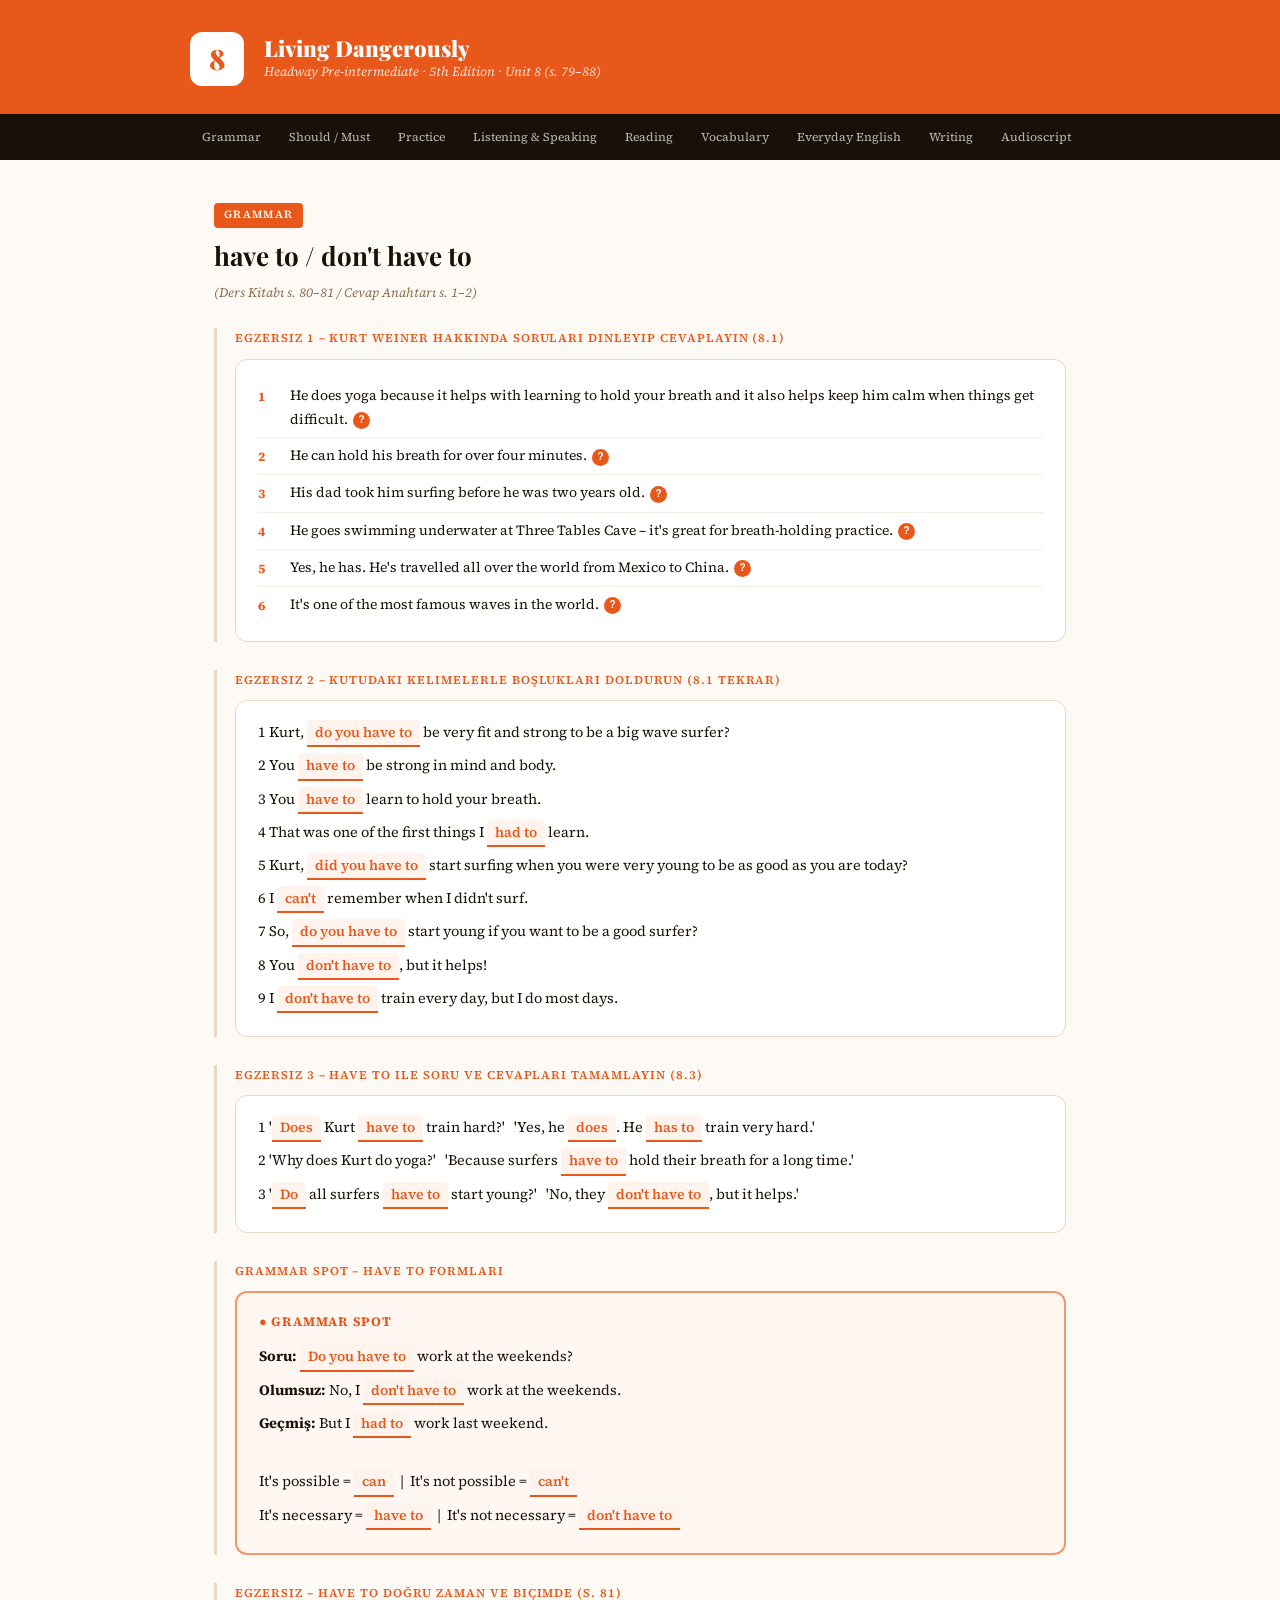
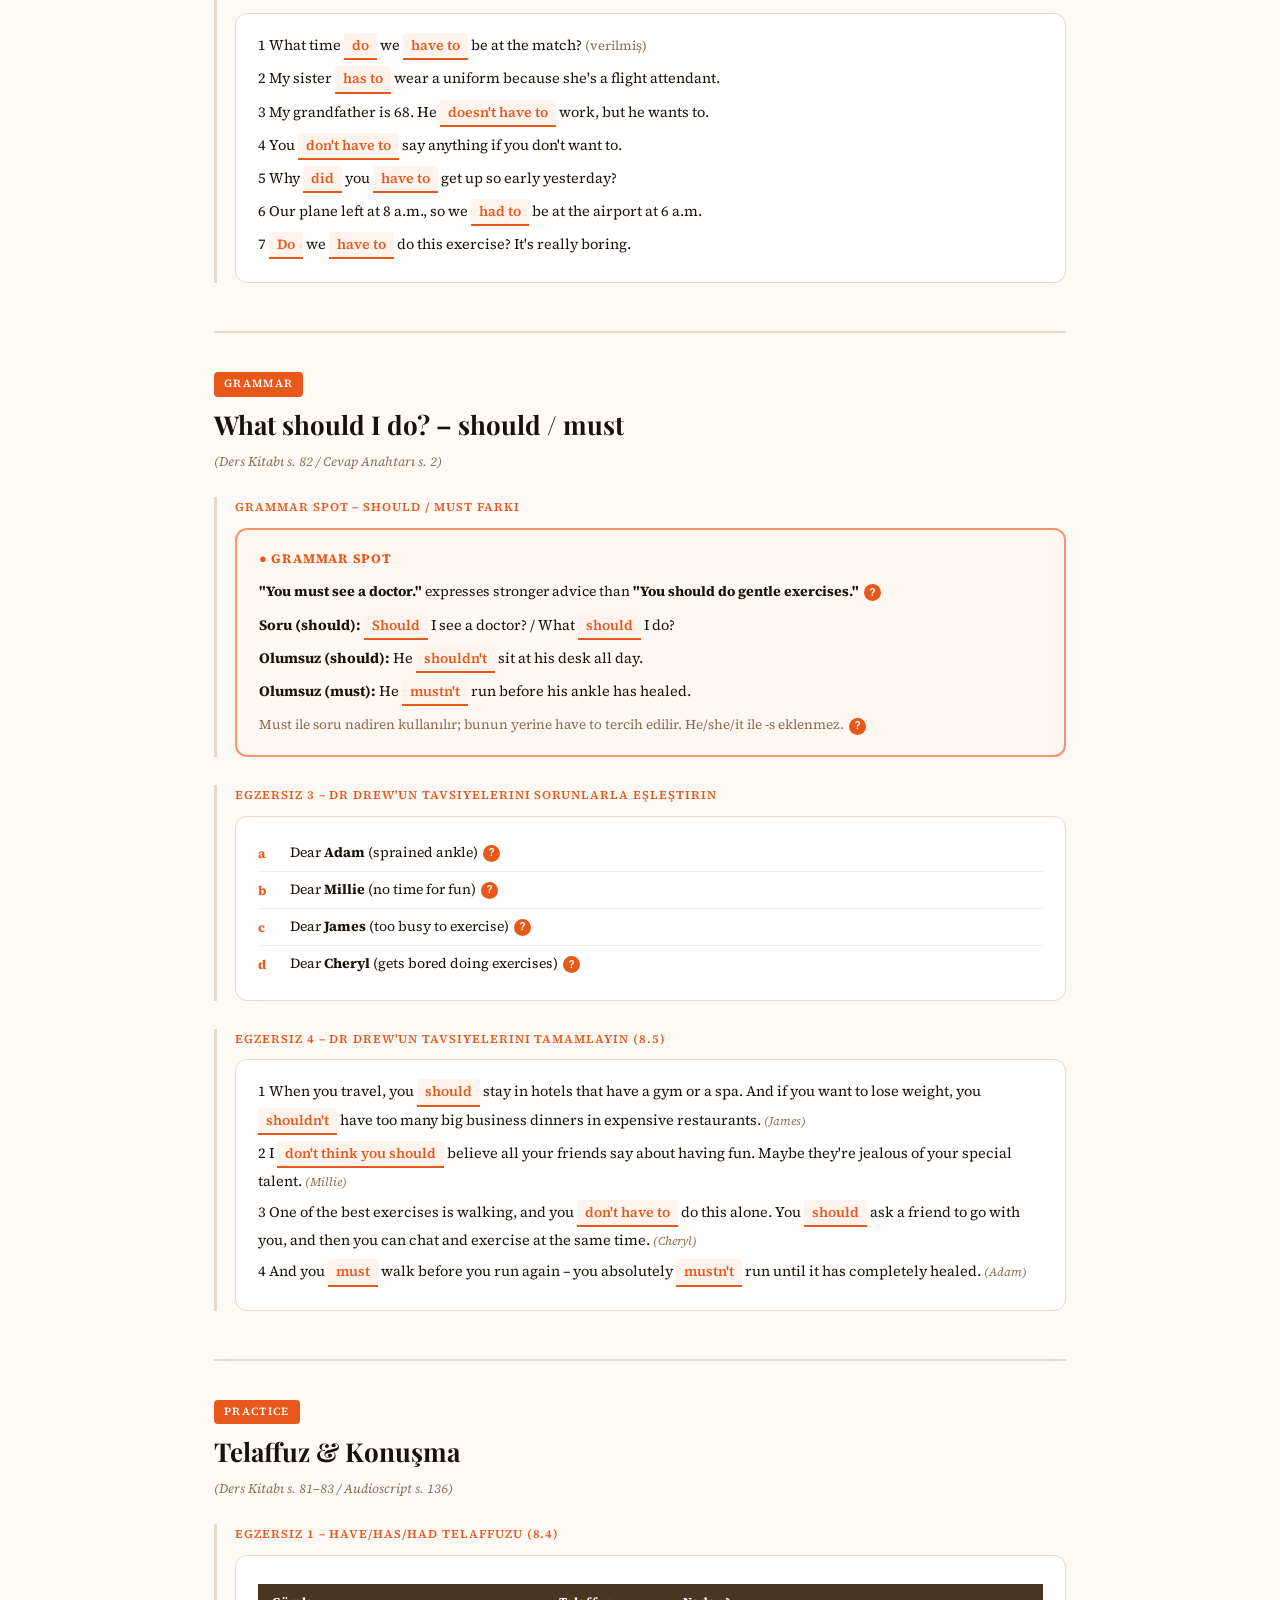
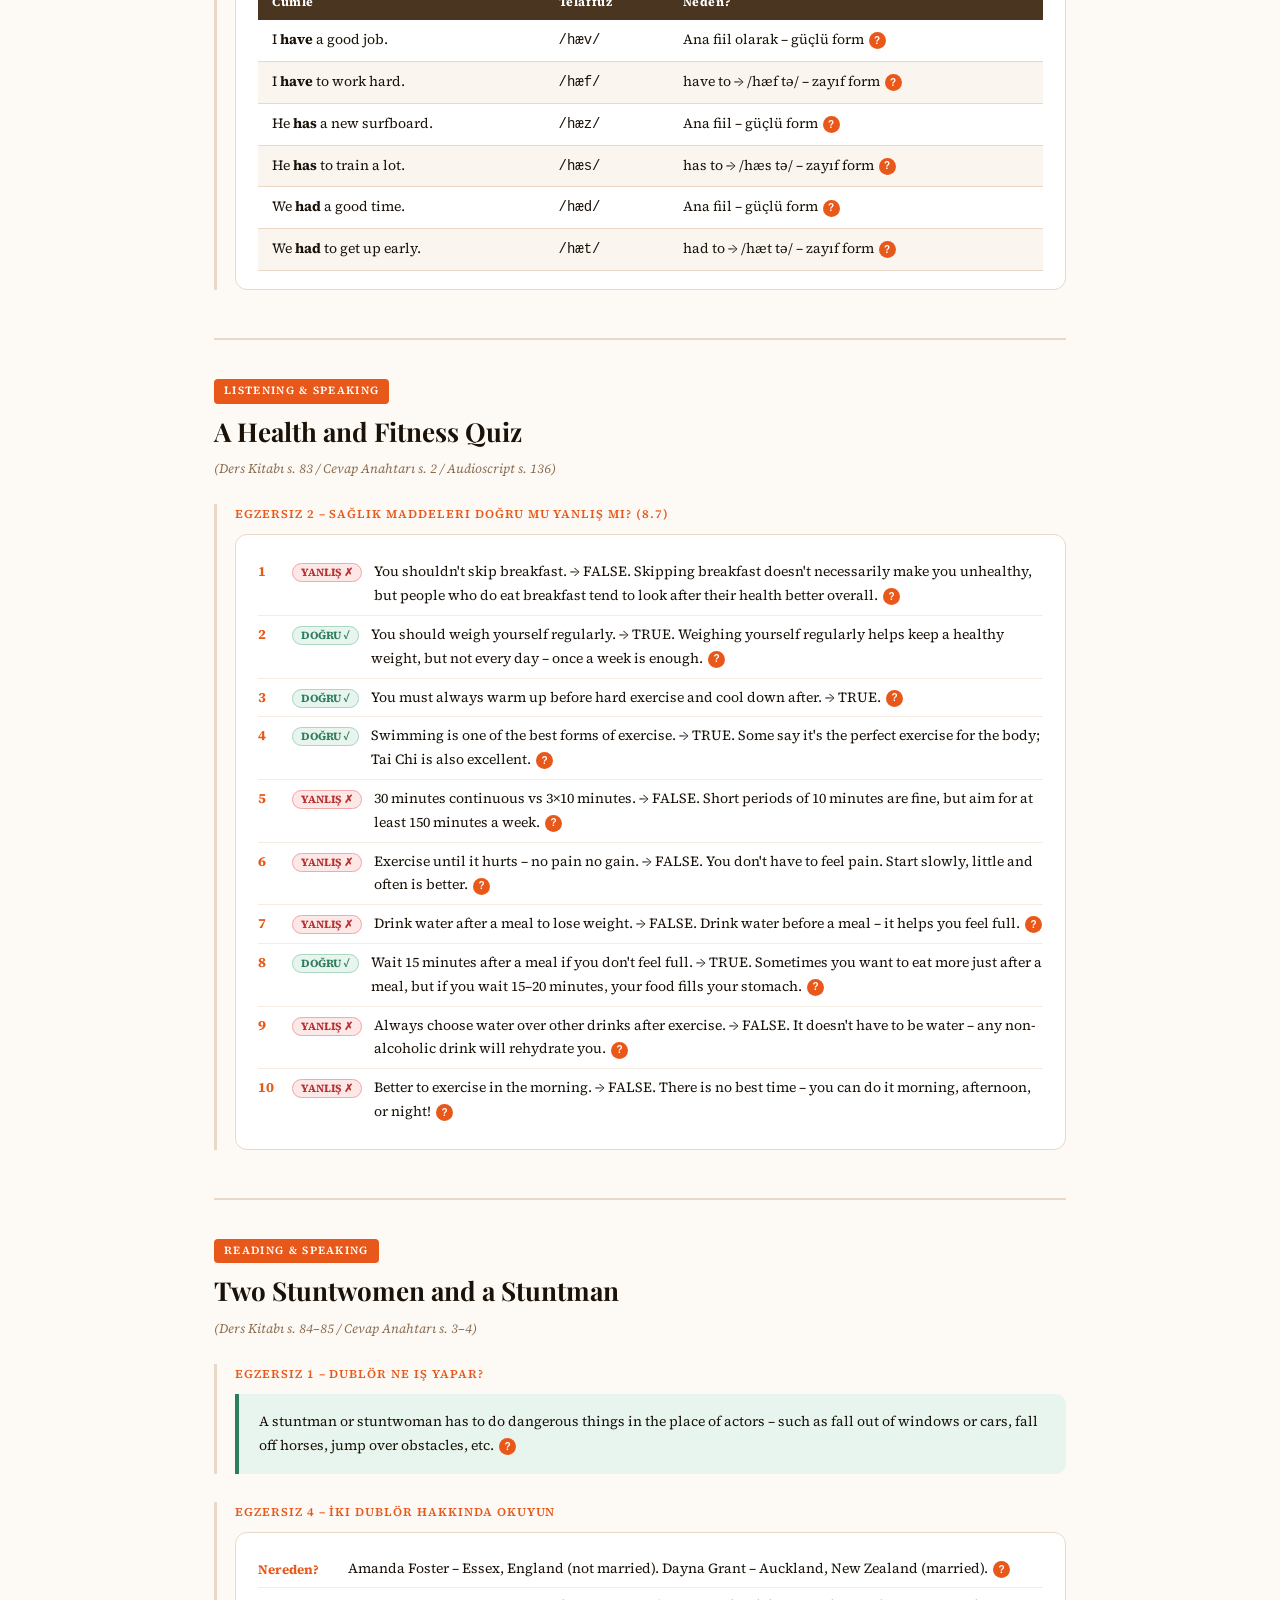
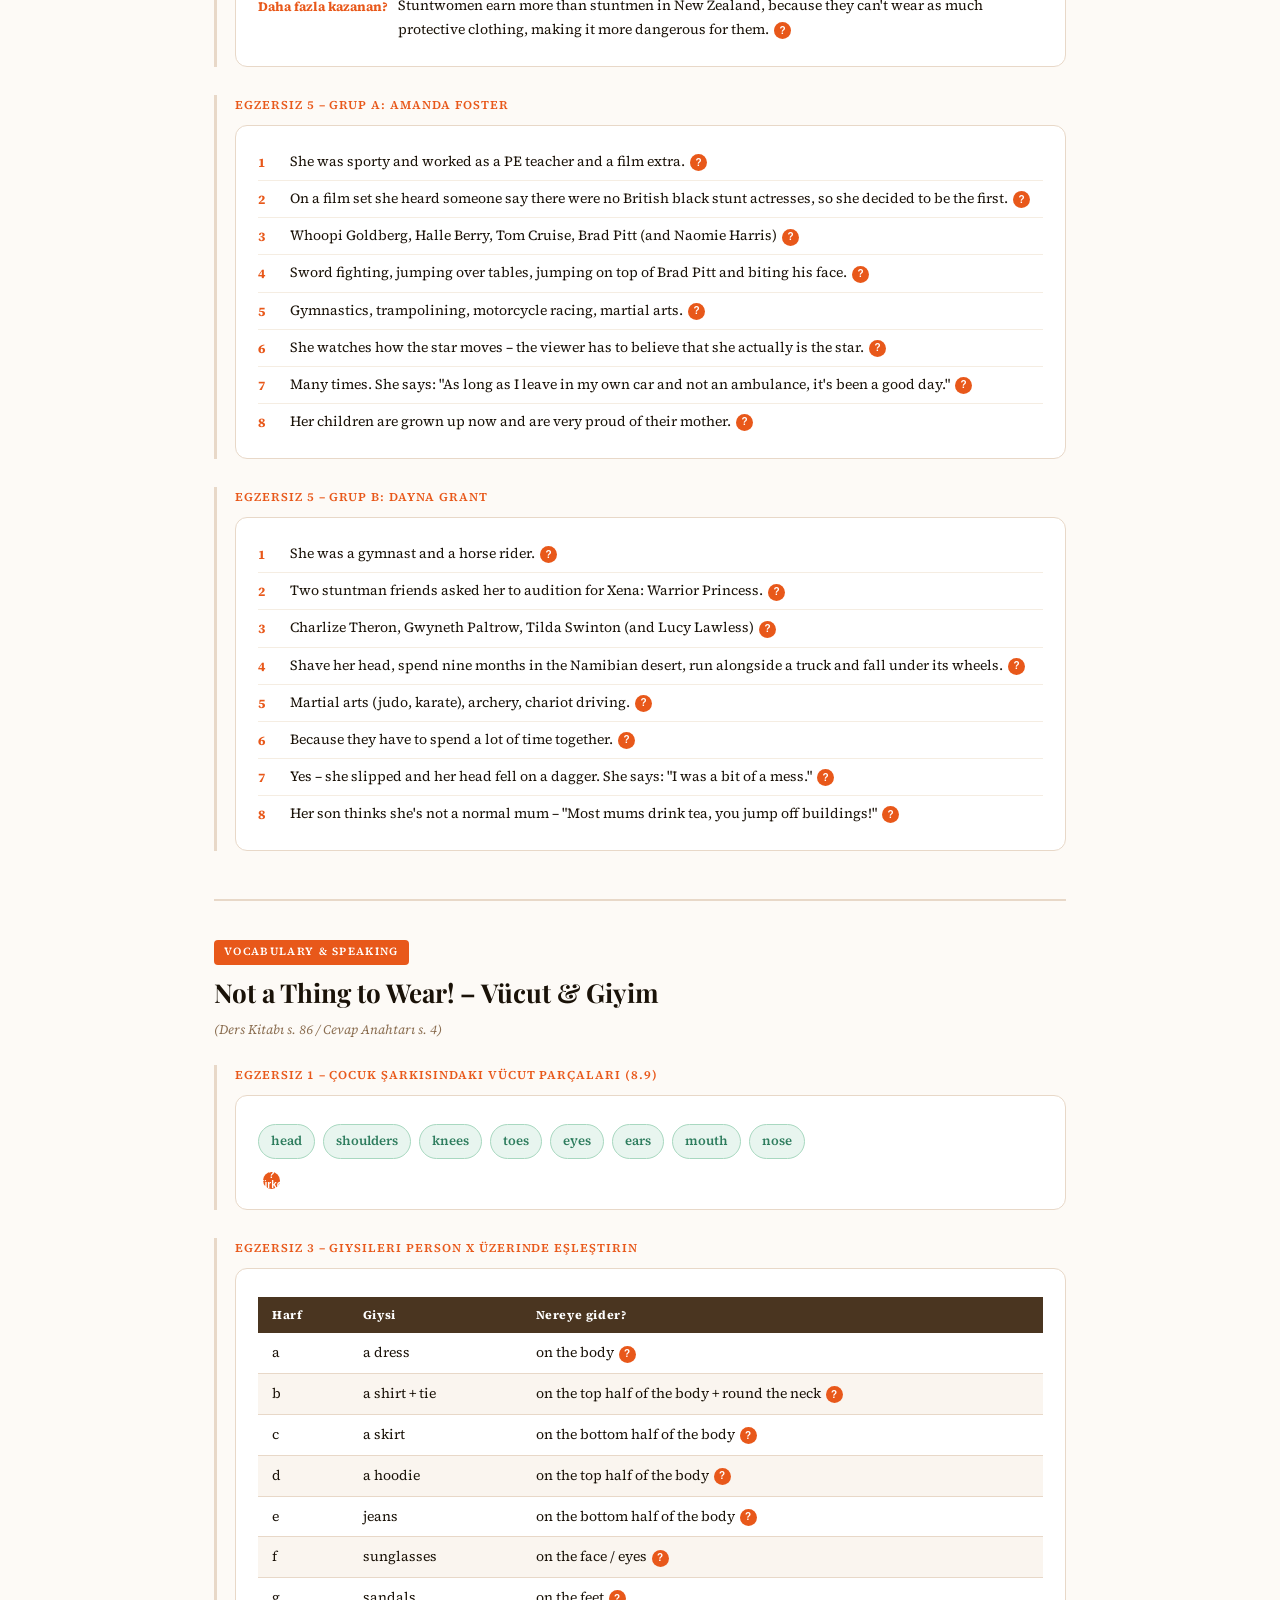
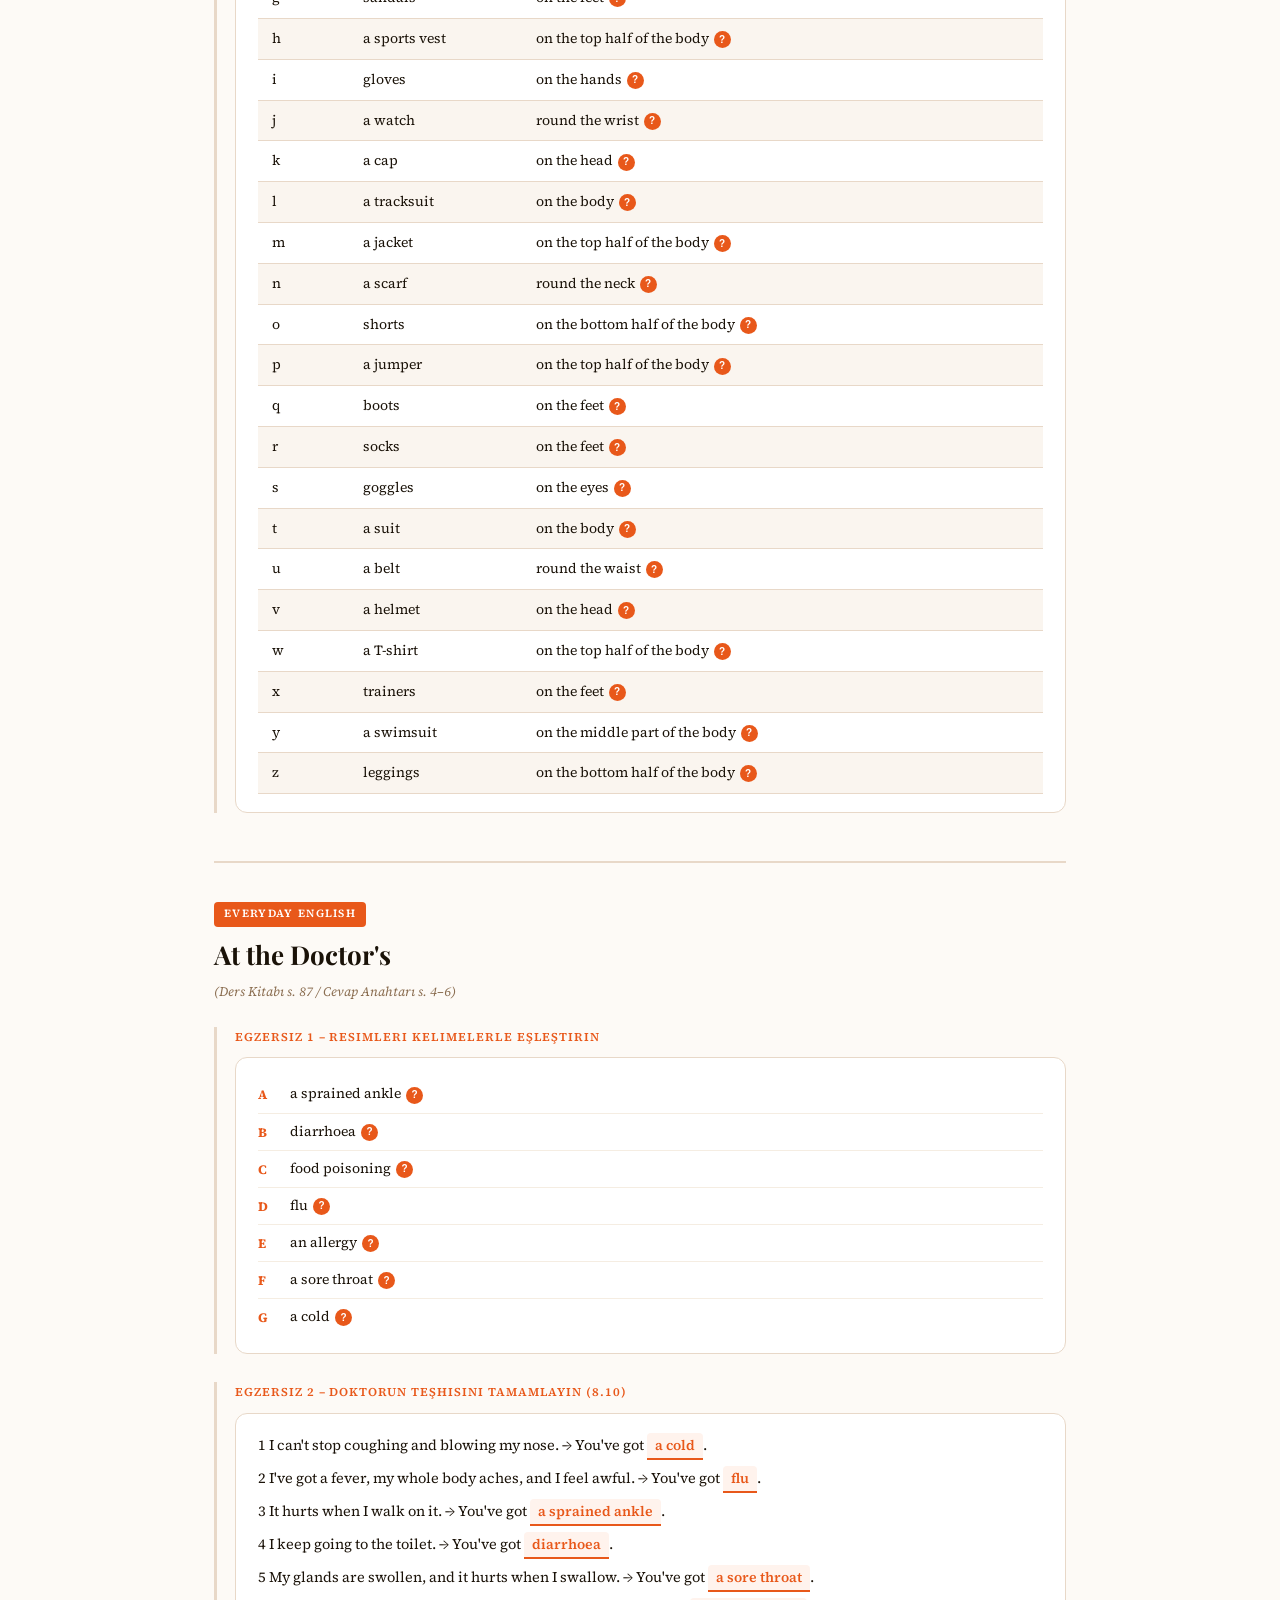
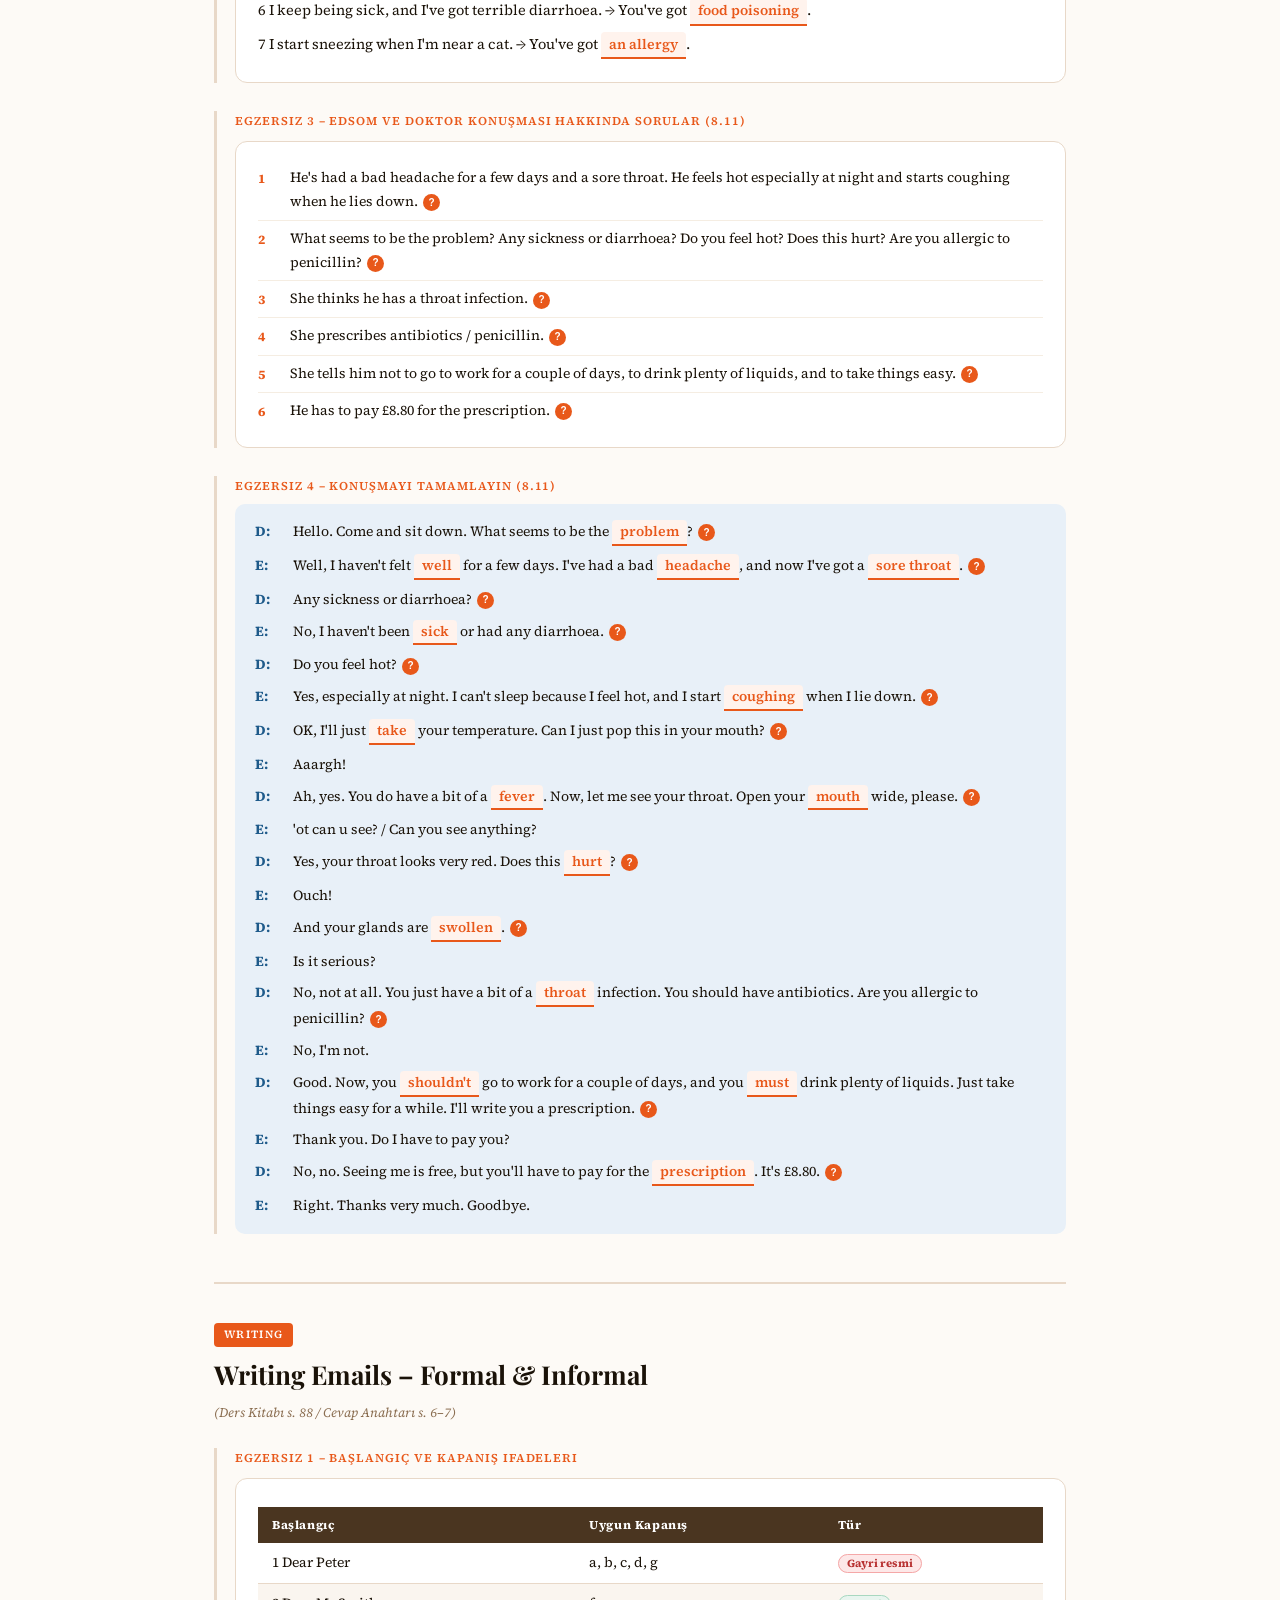
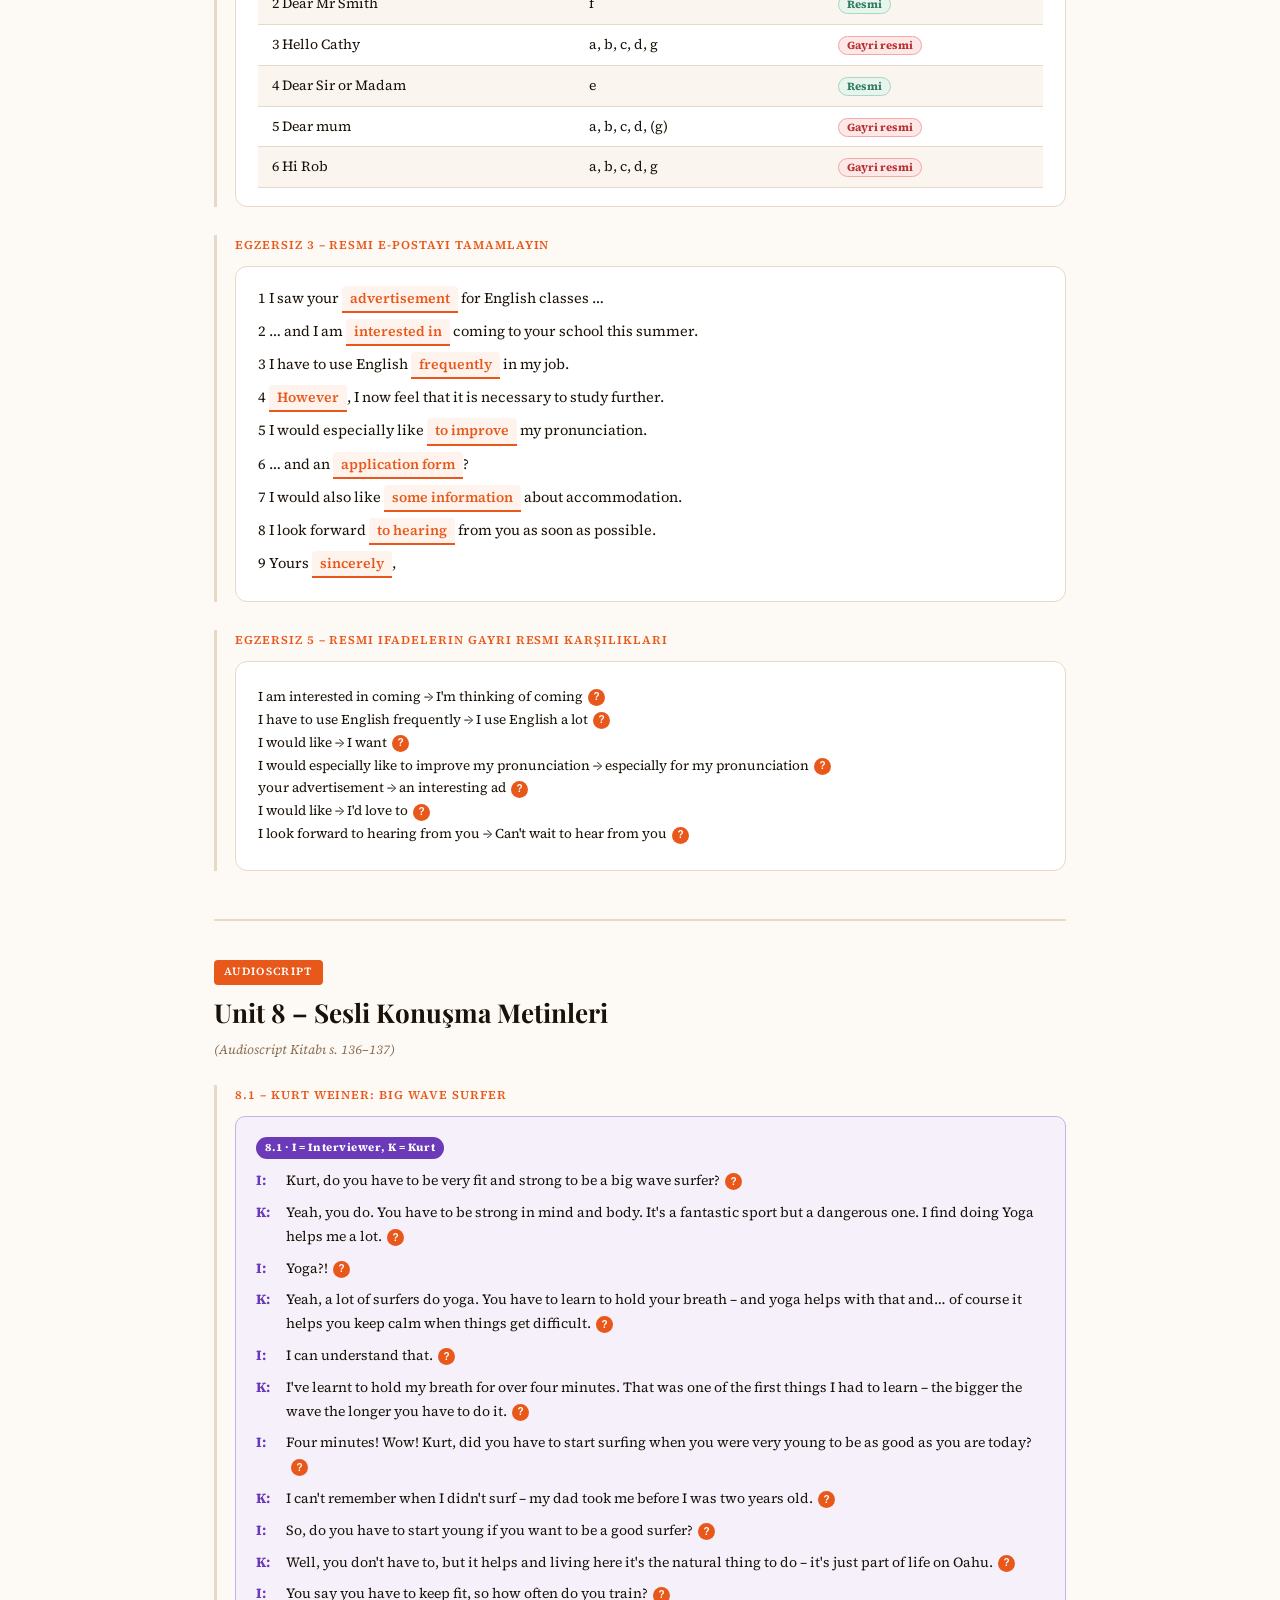
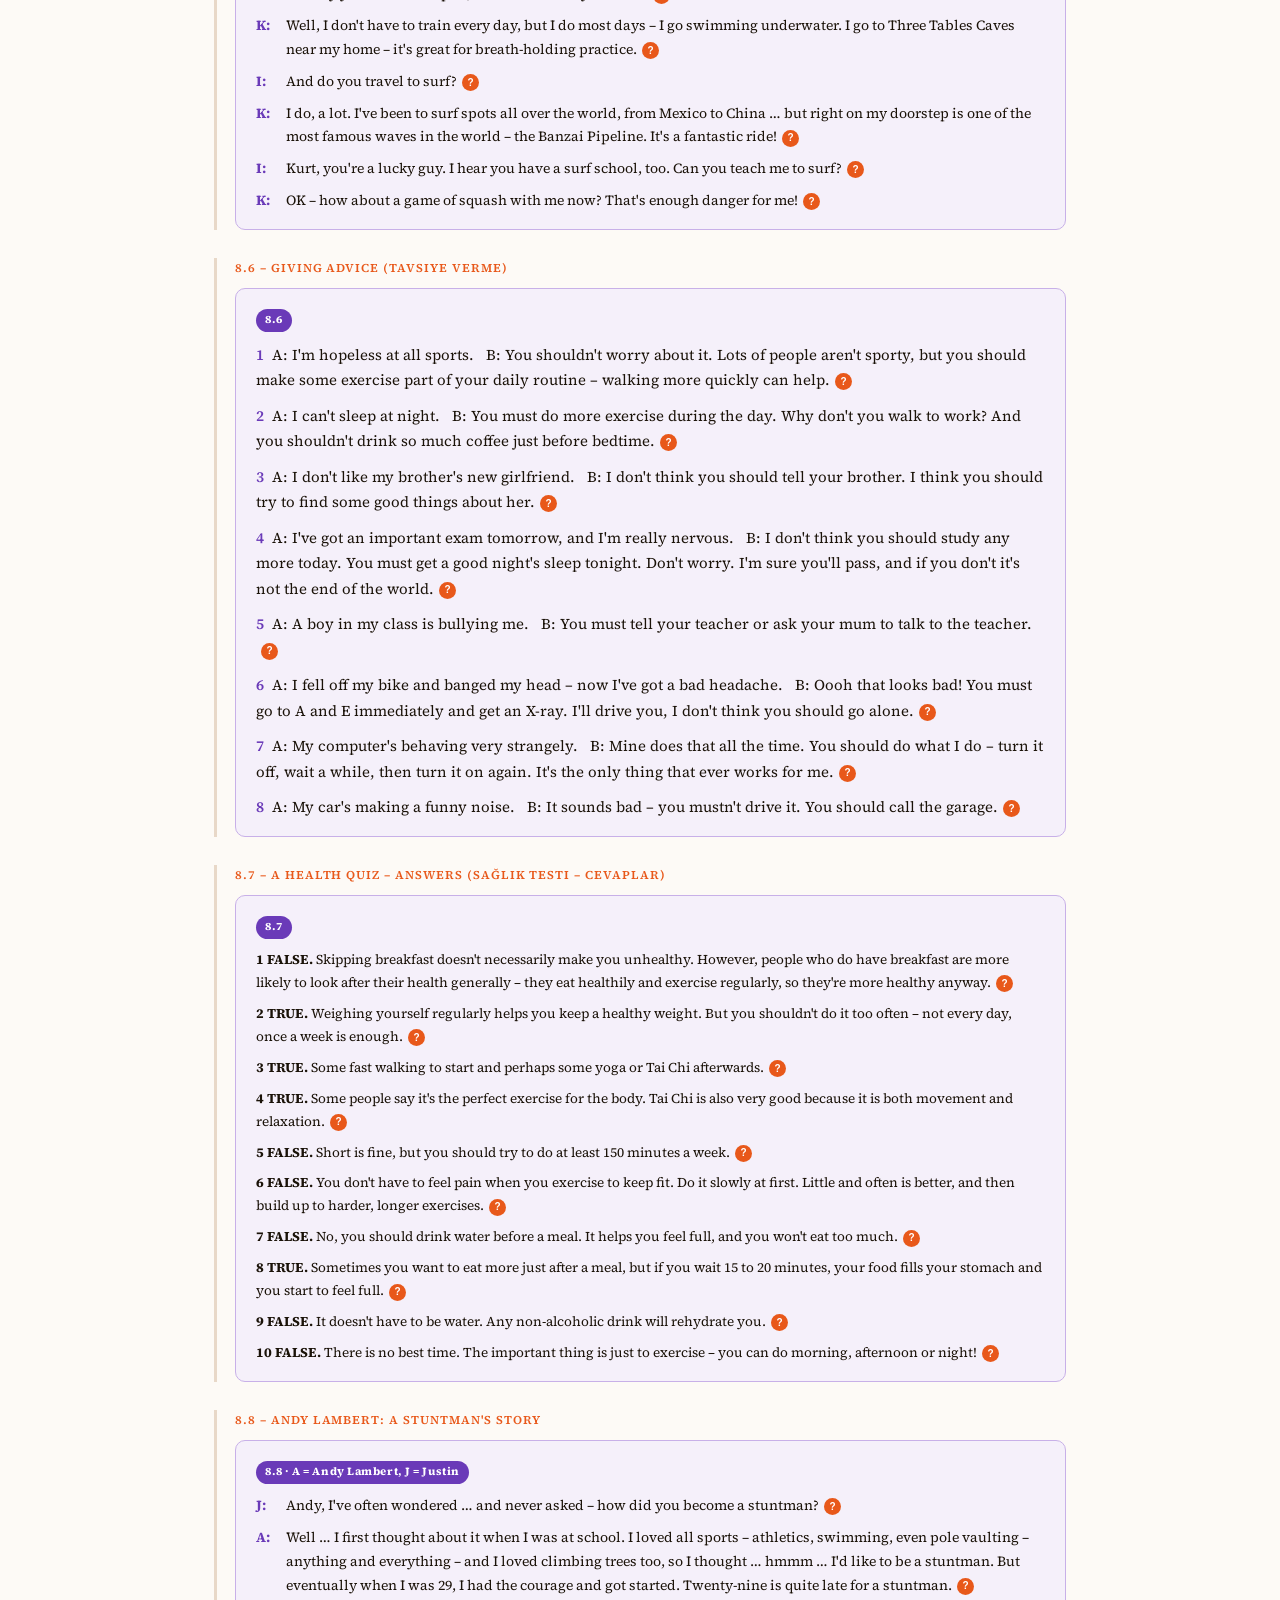
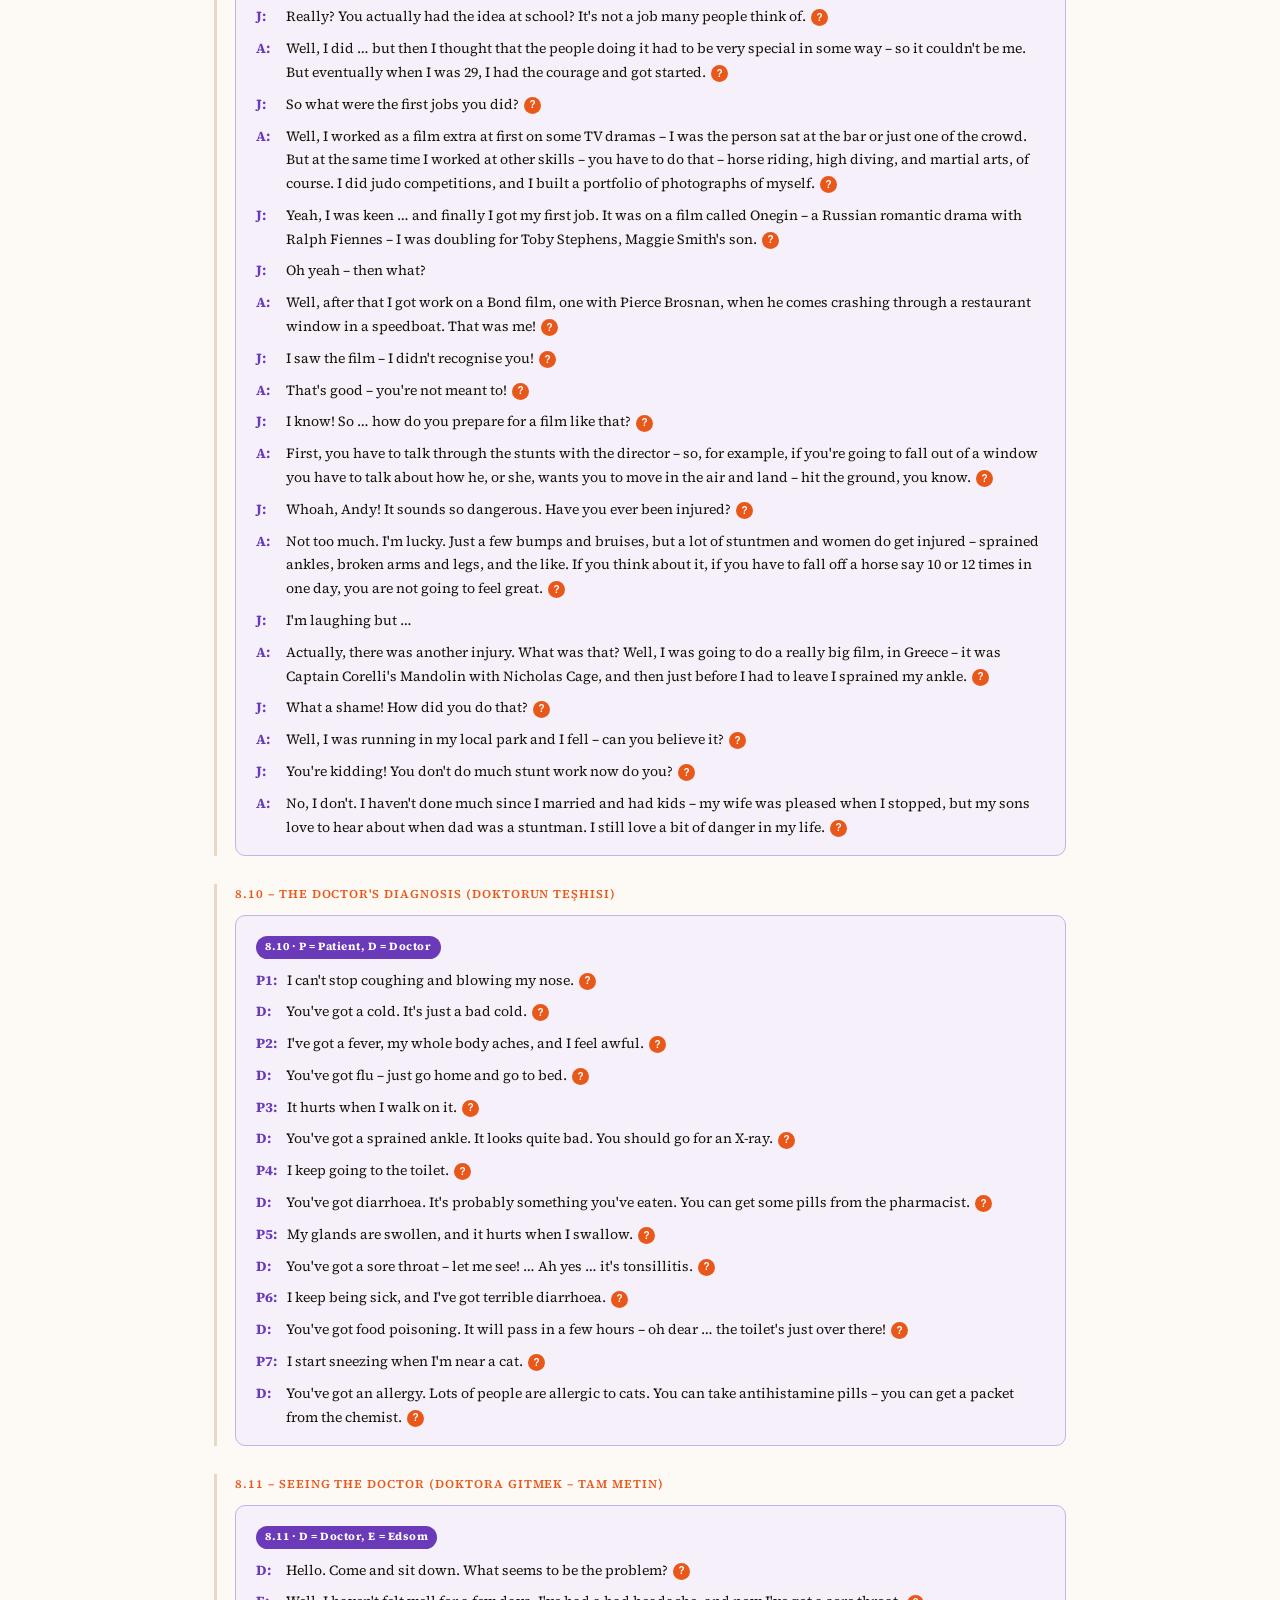
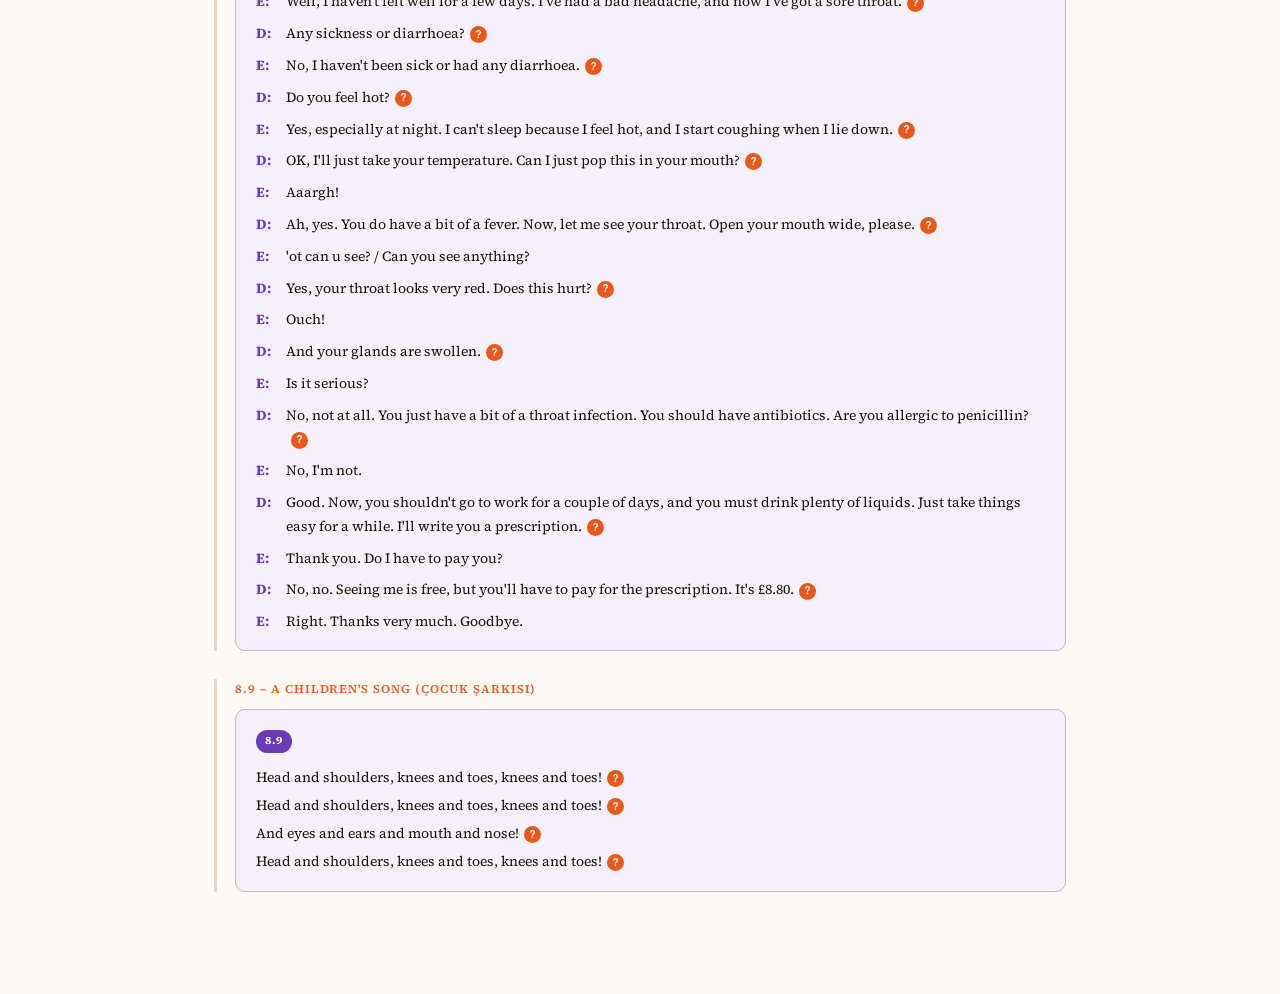
<file: hw8.html>
<!DOCTYPE html>
<html lang="en">
<head>
<meta charset="UTF-8">
<meta name="viewport" content="width=device-width, initial-scale=1.0">
<title>Headway Pre-intermediate – Unit 8: Living Dangerously</title>
<style>
  @import url('https://fonts.googleapis.com/css2?family=Playfair+Display:wght@700;900&family=Source+Serif+4:ital,wght@0,300;0,400;0,600;1,300&display=swap');

  :root {
    --orange: #e8581a;
    --orange-light: #f5956a;
    --orange-pale: #fff3ed;
    --dark: #1a1208;
    --mid: #4a3520;
    --muted: #8a6d50;
    --line: #e8d8c8;
    --bg: #fdfaf6;
    --white: #ffffff;
    --green: #2e7d5e;
    --green-light: #e8f5ef;
    --blue: #1e5a8a;
    --blue-light: #e8f0f8;
    --gold: #c89a30;
    --purple: #6a3ab8;
    --purple-light: #f5f0fa;
  }

  * { box-sizing: border-box; margin: 0; padding: 0; }

  body {
    background: var(--bg);
    font-family: 'Source Serif 4', Georgia, serif;
    color: var(--dark);
    font-size: 15px;
    line-height: 1.7;
  }

  /* HEADER */
  .site-header {
    background: var(--orange);
    padding: 32px 40px 28px;
    position: sticky;
    top: 0;
    z-index: 100;
    box-shadow: 0 3px 20px rgba(0,0,0,0.18);
  }
  .header-inner {
    max-width: 900px;
    margin: 0 auto;
    display: flex;
    align-items: center;
    gap: 20px;
  }
  .header-badge {
    background: white;
    color: var(--orange);
    font-family: 'Playfair Display', serif;
    font-weight: 900;
    font-size: 28px;
    width: 54px;
    height: 54px;
    border-radius: 12px;
    display: flex;
    align-items: center;
    justify-content: center;
    flex-shrink: 0;
  }
  .header-text h1 {
    font-family: 'Playfair Display', serif;
    font-weight: 900;
    font-size: 22px;
    color: white;
    line-height: 1.2;
  }
  .header-text p {
    color: rgba(255,255,255,0.82);
    font-size: 13px;
    font-style: italic;
  }

  /* NAV */
  .toc { background: var(--dark); padding: 0 40px; }
  .toc-inner {
    max-width: 900px;
    margin: 0 auto;
    display: flex;
    gap: 4px;
    flex-wrap: wrap;
    padding: 8px 0;
  }
  .toc a {
    color: rgba(255,255,255,0.7);
    font-size: 12px;
    text-decoration: none;
    padding: 5px 12px;
    border-radius: 6px;
    transition: all .2s;
    white-space: nowrap;
  }
  .toc a:hover { background: var(--orange); color: white; }

  /* MAIN */
  .main { max-width: 900px; margin: 0 auto; padding: 40px 24px 80px; }

  /* SECTION HEADERS */
  .section-label {
    display: inline-block;
    background: var(--orange);
    color: white;
    font-size: 11px;
    font-weight: 600;
    letter-spacing: .12em;
    text-transform: uppercase;
    padding: 3px 10px;
    border-radius: 4px;
    margin-bottom: 6px;
  }
  .section-title {
    font-family: 'Playfair Display', serif;
    font-size: 26px;
    font-weight: 700;
    color: var(--dark);
    margin-bottom: 4px;
  }
  .section-page {
    color: var(--muted);
    font-size: 13px;
    font-style: italic;
    margin-bottom: 24px;
  }
  .section-divider {
    border: none;
    border-top: 2px solid var(--line);
    margin: 48px 0 36px;
  }

  /* QUESTION BLOCK */
  .q-block {
    margin-bottom: 28px;
    border-left: 3px solid var(--line);
    padding-left: 18px;
  }
  .q-block:hover { border-left-color: var(--orange-light); }
  .q-num {
    font-size: 12px;
    font-weight: 600;
    color: var(--orange);
    letter-spacing: .08em;
    text-transform: uppercase;
    margin-bottom: 4px;
  }

  /* TOOLTIP BUTTON */
  .tl { display: inline; }
  .tl-text { display: inline; }
  .tr-btn {
    display: inline-flex;
    align-items: center;
    justify-content: center;
    width: 17px;
    height: 17px;
    background: var(--orange);
    color: white;
    border: none;
    border-radius: 50%;
    font-size: 10px;
    font-weight: 700;
    cursor: pointer;
    margin-left: 5px;
    vertical-align: middle;
    line-height: 1;
    position: relative;
    transition: background .15s;
    flex-shrink: 0;
  }
  .tr-btn:hover { background: var(--dark); }

  /* POPUP */
  .tr-popup {
    display: none;
    position: fixed;
    z-index: 9999;
    background: var(--dark);
    color: #f5e8d8;
    padding: 12px 16px;
    border-radius: 10px;
    font-size: 13px;
    max-width: 280px;
    line-height: 1.6;
    box-shadow: 0 8px 32px rgba(0,0,0,.38);
    pointer-events: none;
  }
  .tr-popup.active { display: block; }
  .tr-popup::before { content: '🇹🇷'; font-size: 11px; margin-right: 6px; }

  /* ANSWER CARD */
  .answer-card {
    background: white;
    border: 1px solid var(--line);
    border-radius: 12px;
    padding: 18px 22px;
    margin-top: 10px;
  }
  .answer-row {
    display: flex;
    gap: 10px;
    padding: 6px 0;
    border-bottom: 1px solid #f5ede2;
    align-items: flex-start;
  }
  .answer-row:last-child { border-bottom: none; }
  .ans-num {
    color: var(--orange);
    font-weight: 700;
    font-size: 13px;
    min-width: 22px;
    padding-top: 2px;
  }
  .ans-text { flex: 1; font-size: 14px; }

  /* FILL-IN */
  .blank-ans {
    display: inline-block;
    background: var(--orange-pale);
    border-bottom: 2px solid var(--orange);
    color: var(--orange);
    font-weight: 600;
    padding: 0 8px;
    border-radius: 4px 4px 0 0;
    font-size: 14px;
  }
  .fill-sentence {
    font-size: 14.5px;
    margin-bottom: 5px;
    line-height: 1.8;
  }

  /* GRAMMAR BOX */
  .grammar-box {
    background: #fff8f2;
    border: 2px solid var(--orange-light);
    border-radius: 12px;
    padding: 18px 22px;
    margin-top: 10px;
  }
  .grammar-box .gb-title {
    font-weight: 700;
    color: var(--orange);
    font-size: 13px;
    letter-spacing: .06em;
    text-transform: uppercase;
    margin-bottom: 10px;
  }

  /* DIALOGUE */
  .dialogue {
    background: var(--blue-light);
    border-radius: 10px;
    padding: 16px 20px;
    margin-top: 8px;
  }
  .dlg-line {
    display: flex;
    gap: 10px;
    margin-bottom: 8px;
    font-size: 14px;
  }
  .dlg-line:last-child { margin-bottom: 0; }
  .dlg-speaker {
    font-weight: 700;
    color: var(--blue);
    min-width: 28px;
    flex-shrink: 0;
  }

  /* VOCAB BOX */
  .vocab-box {
    display: flex;
    flex-wrap: wrap;
    gap: 8px;
    margin-top: 10px;
  }
  .vocab-chip {
    background: var(--green-light);
    border: 1px solid #a8d8c0;
    color: var(--green);
    font-size: 13px;
    font-weight: 600;
    padding: 5px 12px;
    border-radius: 20px;
  }

  /* WRITING BOX */
  .writing-box {
    background: var(--green-light);
    border-left: 4px solid var(--green);
    border-radius: 0 10px 10px 0;
    padding: 16px 20px;
    margin-top: 10px;
    font-size: 14px;
  }
  .writing-box li { margin-bottom: 6px; margin-left: 18px; }

  /* AUDIOSCRIPT BOX */
  .audio-box {
    background: var(--purple-light);
    border: 1px solid #c8b0e8;
    border-radius: 10px;
    padding: 16px 20px;
    margin-top: 10px;
  }
  .audio-speaker { font-weight: 700; color: var(--purple); min-width: 20px; flex-shrink: 0; }
  .audio-name { color: var(--purple); font-weight: 600; }
  .audio-tag {
    display: inline-block;
    background: var(--purple);
    color: white;
    font-size: 11px;
    font-weight: 700;
    padding: 2px 9px;
    border-radius: 12px;
    margin-bottom: 10px;
    letter-spacing: .05em;
  }

  /* MATCH TABLE */
  .match-table { width: 100%; border-collapse: collapse; margin-top: 10px; font-size: 14px; }
  .match-table th { background: var(--mid); color: white; padding: 8px 14px; font-size: 12px; letter-spacing: .05em; text-align: left; }
  .match-table td { padding: 8px 14px; border-bottom: 1px solid var(--line); vertical-align: top; }
  .match-table tr:nth-child(even) td { background: #faf5ef; }
  .match-arrow { color: var(--orange); font-weight: 700; text-align: center; }

  /* QUIZ RESULTS */
  .quiz-row {
    display: flex;
    gap: 12px;
    padding: 7px 0;
    border-bottom: 1px solid #f5ede2;
    align-items: flex-start;
    font-size: 14px;
  }
  .quiz-row:last-child { border-bottom: none; }
  .quiz-num { color: var(--orange); font-weight: 700; min-width: 22px; }
  .badge-true { background: var(--green-light); color: var(--green); border: 1px solid #a8d8c0; font-size: 11px; font-weight: 700; padding: 1px 8px; border-radius: 10px; white-space: nowrap; }
  .badge-false { background: #fde8e8; color: #b83232; border: 1px solid #f5a8a8; font-size: 11px; font-weight: 700; padding: 1px 8px; border-radius: 10px; white-space: nowrap; }

  /* INFO NOTE */
  .info-note {
    background: var(--blue-light);
    border-left: 4px solid var(--blue);
    border-radius: 0 10px 10px 0;
    padding: 12px 18px;
    margin-top: 10px;
    font-size: 13.5px;
    color: var(--blue);
  }
</style>
</head>
<body>

<header class="site-header">
  <div class="header-inner">
    <div class="header-badge">8</div>
    <div class="header-text">
      <h1>Living Dangerously</h1>
      <p>Headway Pre-intermediate · 5th Edition · Unit 8 (s. 79–88)</p>
    </div>
  </div>
</header>

<nav class="toc">
  <div class="toc-inner">
    <a href="#grammar">Grammar</a>
    <a href="#should-must">Should / Must</a>
    <a href="#practice">Practice</a>
    <a href="#listening">Listening & Speaking</a>
    <a href="#reading">Reading</a>
    <a href="#vocab">Vocabulary</a>
    <a href="#everyday">Everyday English</a>
    <a href="#writing">Writing</a>
    <a href="#audioscript">Audioscript</a>
  </div>
</nav>

<main class="main">

<!-- ═══════════════════════════════════════════════════════ -->
<!--  GRAMMAR: have to / don't have to                      -->
<!-- ═══════════════════════════════════════════════════════ -->
<section id="grammar">
  <div class="section-label">Grammar</div>
  <div class="section-title">have to / don't have to</div>
  <div class="section-page">(Ders Kitabı s. 80–81 / Cevap Anahtarı s. 1–2)</div>

  <!-- Exercise 1 -->
  <div class="q-block">
    <div class="q-num">Egzersiz 1 – Kurt Weiner hakkında soruları dinleyip cevaplayın (8.1)</div>
    <div class="answer-card">
      <div class="answer-row">
        <div class="ans-num">1</div>
        <div class="ans-text"><span class="tl"><span class="tl-text">He does yoga because it helps with learning to hold your breath and it also helps keep him calm when things get difficult.</span><button class="tr-btn" onclick="showTip(this, 'Yoga yapıyor çünkü nefes tutmayı öğrenmede yardımcı oluyor ve zor anlarda sakin kalmasına da yardım ediyor.')">?</button></span></div>
      </div>
      <div class="answer-row">
        <div class="ans-num">2</div>
        <div class="ans-text"><span class="tl"><span class="tl-text">He can hold his breath for over four minutes.</span><button class="tr-btn" onclick="showTip(this, 'Nefesini dört dakikadan fazla tutabilir.')">?</button></span></div>
      </div>
      <div class="answer-row">
        <div class="ans-num">3</div>
        <div class="ans-text"><span class="tl"><span class="tl-text">His dad took him surfing before he was two years old.</span><button class="tr-btn" onclick="showTip(this, 'Babası onu iki yaşından önce sörf yapmaya götürdü.')">?</button></span></div>
      </div>
      <div class="answer-row">
        <div class="ans-num">4</div>
        <div class="ans-text"><span class="tl"><span class="tl-text">He goes swimming underwater at Three Tables Cave – it's great for breath-holding practice.</span><button class="tr-btn" onclick="showTip(this, 'Three Tables Mağarası\'nda su altında yüzüyor – nefes tutma pratiği için harika.')">?</button></span></div>
      </div>
      <div class="answer-row">
        <div class="ans-num">5</div>
        <div class="ans-text"><span class="tl"><span class="tl-text">Yes, he has. He's travelled all over the world from Mexico to China.</span><button class="tr-btn" onclick="showTip(this, 'Evet. Meksika\'dan Çin\'e kadar dünyanın her yerine seyahat etti.')">?</button></span></div>
      </div>
      <div class="answer-row">
        <div class="ans-num">6</div>
        <div class="ans-text"><span class="tl"><span class="tl-text">It's one of the most famous waves in the world.</span><button class="tr-btn" onclick="showTip(this, 'Dünyanın en ünlü dalgalarından biri.')">?</button></span></div>
      </div>
    </div>
  </div>

  <!-- Exercise 2 – Fill in blanks -->
  <div class="q-block">
    <div class="q-num">Egzersiz 2 – Kutudaki kelimelerle boşlukları doldurun (8.1 tekrar)</div>
    <div class="answer-card">
      <div class="fill-sentence">1 Kurt, <span class="blank-ans">do you have to</span> be very fit and strong to be a big wave surfer?</div>
      <div class="fill-sentence">2 You <span class="blank-ans">have to</span> be strong in mind and body.</div>
      <div class="fill-sentence">3 You <span class="blank-ans">have to</span> learn to hold your breath.</div>
      <div class="fill-sentence">4 That was one of the first things I <span class="blank-ans">had to</span> learn.</div>
      <div class="fill-sentence">5 Kurt, <span class="blank-ans">did you have to</span> start surfing when you were very young to be as good as you are today?</div>
      <div class="fill-sentence">6 I <span class="blank-ans">can't</span> remember when I didn't surf.</div>
      <div class="fill-sentence">7 So, <span class="blank-ans">do you have to</span> start young if you want to be a good surfer?</div>
      <div class="fill-sentence">8 You <span class="blank-ans">don't have to</span>, but it helps!</div>
      <div class="fill-sentence">9 I <span class="blank-ans">don't have to</span> train every day, but I do most days.</div>
    </div>
  </div>

  <!-- Exercise 3 – Q&A with have to -->
  <div class="q-block">
    <div class="q-num">Egzersiz 3 – have to ile soru ve cevapları tamamlayın (8.3)</div>
    <div class="answer-card">
      <div class="fill-sentence">1 '<span class="blank-ans">Does</span> Kurt <span class="blank-ans">have to</span> train hard?'
        &nbsp; 'Yes, he <span class="blank-ans">does</span>. He <span class="blank-ans">has to</span> train very hard.'</div>
      <div class="fill-sentence">2 'Why does Kurt do yoga?'
        &nbsp; 'Because surfers <span class="blank-ans">have to</span> hold their breath for a long time.'</div>
      <div class="fill-sentence">3 '<span class="blank-ans">Do</span> all surfers <span class="blank-ans">have to</span> start young?'
        &nbsp; 'No, they <span class="blank-ans">don't have to</span>, but it helps.'</div>
    </div>
  </div>

  <!-- Grammar Spot -->
  <div class="q-block">
    <div class="q-num">Grammar Spot – have to formları</div>
    <div class="grammar-box">
      <div class="gb-title">● Grammar Spot</div>
      <div class="fill-sentence"><strong>Soru:</strong> <span class="blank-ans">Do you have to</span> work at the weekends?</div>
      <div class="fill-sentence"><strong>Olumsuz:</strong> No, I <span class="blank-ans">don't have to</span> work at the weekends.</div>
      <div class="fill-sentence"><strong>Geçmiş:</strong> But I <span class="blank-ans">had to</span> work last weekend.</div>
      <br>
      <div class="fill-sentence">It's possible = <span class="blank-ans">can</span> &nbsp;|&nbsp; It's not possible = <span class="blank-ans">can't</span></div>
      <div class="fill-sentence">It's necessary = <span class="blank-ans">have to</span> &nbsp;|&nbsp; It's not necessary = <span class="blank-ans">don't have to</span></div>
    </div>
  </div>

  <!-- have to – forms and tenses Ex 2 -->
  <div class="q-block">
    <div class="q-num">Egzersiz – have to doğru zaman ve biçimde (s. 81)</div>
    <div class="answer-card">
      <div class="fill-sentence">1 What time <span class="blank-ans">do</span> we <span class="blank-ans">have to</span> be at the match? <span style="font-size:13px;color:var(--muted)">(verilmiş)</span></div>
      <div class="fill-sentence">2 My sister <span class="blank-ans">has to</span> wear a uniform because she's a flight attendant.</div>
      <div class="fill-sentence">3 My grandfather is 68. He <span class="blank-ans">doesn't have to</span> work, but he wants to.</div>
      <div class="fill-sentence">4 You <span class="blank-ans">don't have to</span> say anything if you don't want to.</div>
      <div class="fill-sentence">5 Why <span class="blank-ans">did</span> you <span class="blank-ans">have to</span> get up so early yesterday?</div>
      <div class="fill-sentence">6 Our plane left at 8 a.m., so we <span class="blank-ans">had to</span> be at the airport at 6 a.m.</div>
      <div class="fill-sentence">7 <span class="blank-ans">Do</span> we <span class="blank-ans">have to</span> do this exercise? It's really boring.</div>
    </div>
  </div>
</section>

<hr class="section-divider">

<!-- ═══════════════════════════════════════════════════════ -->
<!--  SHOULD / MUST                                         -->
<!-- ═══════════════════════════════════════════════════════ -->
<section id="should-must">
  <div class="section-label">Grammar</div>
  <div class="section-title">What should I do? – should / must</div>
  <div class="section-page">(Ders Kitabı s. 82 / Cevap Anahtarı s. 2)</div>

  <!-- Grammar Spot -->
  <div class="q-block">
    <div class="q-num">Grammar Spot – should / must farkı</div>
    <div class="grammar-box">
      <div class="gb-title">● Grammar Spot</div>
      <p style="font-size:14px;margin-bottom:8px;">
        <span class="tl"><span class="tl-text"><strong>"You must see a doctor."</strong> expresses stronger advice than <strong>"You should do gentle exercises."</strong></span><button class="tr-btn" onclick="showTip(this, '\"Bir doktora görünmelisin\" cümlesi \"Önce hafif egzersizler yapmalısın\" cümlesinden daha güçlü bir tavsiye ifade eder.')">?</button></span>
      </p>
      <div class="fill-sentence"><strong>Soru (should):</strong> <span class="blank-ans">Should</span> I see a doctor? / What <span class="blank-ans">should</span> I do?</div>
      <div class="fill-sentence"><strong>Olumsuz (should):</strong> He <span class="blank-ans">shouldn't</span> sit at his desk all day.</div>
      <div class="fill-sentence"><strong>Olumsuz (must):</strong> He <span class="blank-ans">mustn't</span> run before his ankle has healed.</div>
      <div style="margin-top:8px;font-size:13.5px;color:var(--muted);">
        <span class="tl"><span class="tl-text">Must ile soru nadiren kullanılır; bunun yerine have to tercih edilir. He/she/it ile -s eklenmez.</span><button class="tr-btn" onclick="showTip(this, 'Must ile soru nadiren kullanılır; bunun yerine have to tercih edilir: \"Do I have to see a doctor?\" / \"You don\'t have to see a doctor.\" He/she/it ile -s eklenmez.')">?</button></span>
      </div>
    </div>
  </div>

  <!-- Exercise 3 – Match advice to problems -->
  <div class="q-block">
    <div class="q-num">Egzersiz 3 – Dr Drew'un tavsiyelerini sorunlarla eşleştirin</div>
    <div class="answer-card">
      <div class="answer-row"><div class="ans-num">a</div><div class="ans-text"><span class="tl"><span class="tl-text">Dear <strong>Adam</strong> (sprained ankle)</span><button class="tr-btn" onclick="showTip(this, 'Adam\'a – bileği burkuk')">?</button></span></div></div>
      <div class="answer-row"><div class="ans-num">b</div><div class="ans-text"><span class="tl"><span class="tl-text">Dear <strong>Millie</strong> (no time for fun)</span><button class="tr-btn" onclick="showTip(this, 'Millie\'ye – eğlenmeye zamanı yok')">?</button></span></div></div>
      <div class="answer-row"><div class="ans-num">c</div><div class="ans-text"><span class="tl"><span class="tl-text">Dear <strong>James</strong> (too busy to exercise)</span><button class="tr-btn" onclick="showTip(this, 'James\'e – egzersiz yapacak zamanı yok')">?</button></span></div></div>
      <div class="answer-row"><div class="ans-num">d</div><div class="ans-text"><span class="tl"><span class="tl-text">Dear <strong>Cheryl</strong> (gets bored doing exercises)</span><button class="tr-btn" onclick="showTip(this, 'Cheryl\'e – egzersiz yaparken sıkılıyor')">?</button></span></div></div>
    </div>
  </div>

  <!-- Exercise 4 – Complete Dr Drew's advice -->
  <div class="q-block">
    <div class="q-num">Egzersiz 4 – Dr Drew'un tavsiyelerini tamamlayın (8.5)</div>
    <div class="answer-card">
      <div class="fill-sentence">1 When you travel, you <span class="blank-ans">should</span> stay in hotels that have a gym or a spa. And if you want to lose weight, you <span class="blank-ans">shouldn't</span> have too many big business dinners in expensive restaurants. <em style="font-size:12px;color:var(--muted)">(James)</em></div>
      <div class="fill-sentence">2 I <span class="blank-ans">don't think you should</span> believe all your friends say about having fun. Maybe they're jealous of your special talent. <em style="font-size:12px;color:var(--muted)">(Millie)</em></div>
      <div class="fill-sentence">3 One of the best exercises is walking, and you <span class="blank-ans">don't have to</span> do this alone. You <span class="blank-ans">should</span> ask a friend to go with you, and then you can chat and exercise at the same time. <em style="font-size:12px;color:var(--muted)">(Cheryl)</em></div>
      <div class="fill-sentence">4 And you <span class="blank-ans">must</span> walk before you run again – you absolutely <span class="blank-ans">mustn't</span> run until it has completely healed. <em style="font-size:12px;color:var(--muted)">(Adam)</em></div>
    </div>
  </div>
</section>

<hr class="section-divider">

<!-- ═══════════════════════════════════════════════════════ -->
<!--  PRACTICE – Pronunciation                              -->
<!-- ═══════════════════════════════════════════════════════ -->
<section id="practice">
  <div class="section-label">Practice</div>
  <div class="section-title">Telaffuz & Konuşma</div>
  <div class="section-page">(Ders Kitabı s. 81–83 / Audioscript s. 136)</div>

  <div class="q-block">
    <div class="q-num">Egzersiz 1 – have/has/had telaffuzu (8.4)</div>
    <div class="answer-card">
      <table class="match-table">
        <thead><tr><th>Cümle</th><th>Telaffuz</th><th>Neden?</th></tr></thead>
        <tbody>
          <tr>
            <td>I <strong>have</strong> a good job.</td>
            <td><code>/hæv/</code></td>
            <td><span class="tl"><span class="tl-text">Ana fiil olarak – güçlü form</span><button class="tr-btn" onclick="showTip(this, 'have ana fiil olarak kullanıldığında güçlü biçimde okunur: /hæv/')">?</button></span></td>
          </tr>
          <tr>
            <td>I <strong>have</strong> to work hard.</td>
            <td><code>/hæf/</code></td>
            <td><span class="tl"><span class="tl-text">have to → /hæf tə/ – zayıf form</span><button class="tr-btn" onclick="showTip(this, 'have to kalıbında zayıf biçimle okunur: /hæf tə/')">?</button></span></td>
          </tr>
          <tr>
            <td>He <strong>has</strong> a new surfboard.</td>
            <td><code>/hæz/</code></td>
            <td><span class="tl"><span class="tl-text">Ana fiil – güçlü form</span><button class="tr-btn" onclick="showTip(this, 'has ana fiil olarak: /hæz/')">?</button></span></td>
          </tr>
          <tr>
            <td>He <strong>has</strong> to train a lot.</td>
            <td><code>/hæs/</code></td>
            <td><span class="tl"><span class="tl-text">has to → /hæs tə/ – zayıf form</span><button class="tr-btn" onclick="showTip(this, 'has to kalıbında: /hæs tə/')">?</button></span></td>
          </tr>
          <tr>
            <td>We <strong>had</strong> a good time.</td>
            <td><code>/hæd/</code></td>
            <td><span class="tl"><span class="tl-text">Ana fiil – güçlü form</span><button class="tr-btn" onclick="showTip(this, 'had ana fiil olarak: /hæd/')">?</button></span></td>
          </tr>
          <tr>
            <td>We <strong>had</strong> to get up early.</td>
            <td><code>/hæt/</code></td>
            <td><span class="tl"><span class="tl-text">had to → /hæt tə/ – zayıf form</span><button class="tr-btn" onclick="showTip(this, 'had to kalıbında: /hæt tə/')">?</button></span></td>
          </tr>
        </tbody>
      </table>
    </div>
  </div>
</section>

<hr class="section-divider">

<!-- ═══════════════════════════════════════════════════════ -->
<!--  LISTENING & SPEAKING                                  -->
<!-- ═══════════════════════════════════════════════════════ -->
<section id="listening">
  <div class="section-label">Listening & Speaking</div>
  <div class="section-title">A Health and Fitness Quiz</div>
  <div class="section-page">(Ders Kitabı s. 83 / Cevap Anahtarı s. 2 / Audioscript s. 136)</div>

  <div class="q-block">
    <div class="q-num">Egzersiz 2 – Sağlık maddeleri doğru mu yanlış mı? (8.7)</div>
    <div class="answer-card">
      <div class="quiz-row">
        <div class="quiz-num">1</div>
        <div><span class="badge-false">YANLIŞ ✗</span></div>
        <div style="flex:1"><span class="tl"><span class="tl-text">You shouldn't skip breakfast. → FALSE. Skipping breakfast doesn't necessarily make you unhealthy, but people who do eat breakfast tend to look after their health better overall.</span><button class="tr-btn" onclick="showTip(this, 'YANLIŞ. Kahvaltıyı atlamak sizi mutlaka sağlıksız yapmaz; ancak kahvaltı yapan insanlar genel olarak sağlıklarına daha iyi bakarlar.')">?</button></span></div>
      </div>
      <div class="quiz-row">
        <div class="quiz-num">2</div>
        <div><span class="badge-true">DOĞRU ✓</span></div>
        <div style="flex:1"><span class="tl"><span class="tl-text">You should weigh yourself regularly. → TRUE. Weighing yourself regularly helps keep a healthy weight, but not every day – once a week is enough.</span><button class="tr-btn" onclick="showTip(this, 'DOĞRU. Düzenli tartılmak sağlıklı kilonuzu korumanıza yardımcı olur; ama her gün değil, haftada bir yeterli.')">?</button></span></div>
      </div>
      <div class="quiz-row">
        <div class="quiz-num">3</div>
        <div><span class="badge-true">DOĞRU ✓</span></div>
        <div style="flex:1"><span class="tl"><span class="tl-text">You must always warm up before hard exercise and cool down after. → TRUE.</span><button class="tr-btn" onclick="showTip(this, 'DOĞRU. Yoğun egzersiz öncesinde ısınmak ve sonrasında soğumak gereklidir.')">?</button></span></div>
      </div>
      <div class="quiz-row">
        <div class="quiz-num">4</div>
        <div><span class="badge-true">DOĞRU ✓</span></div>
        <div style="flex:1"><span class="tl"><span class="tl-text">Swimming is one of the best forms of exercise. → TRUE. Some say it's the perfect exercise for the body; Tai Chi is also excellent.</span><button class="tr-btn" onclick="showTip(this, 'DOĞRU. Yüzme vücut için mükemmel egzersizlerden biri; Tai Chi de çok iyi.')">?</button></span></div>
      </div>
      <div class="quiz-row">
        <div class="quiz-num">5</div>
        <div><span class="badge-false">YANLIŞ ✗</span></div>
        <div style="flex:1"><span class="tl"><span class="tl-text">30 minutes continuous vs 3×10 minutes. → FALSE. Short periods of 10 minutes are fine, but aim for at least 150 minutes a week.</span><button class="tr-btn" onclick="showTip(this, 'YANLIŞ. 10 dakikalık kısa periyotlar da iyidir; ancak haftada en az 150 dakika egzersiz hedefleyin.')">?</button></span></div>
      </div>
      <div class="quiz-row">
        <div class="quiz-num">6</div>
        <div><span class="badge-false">YANLIŞ ✗</span></div>
        <div style="flex:1"><span class="tl"><span class="tl-text">Exercise until it hurts – no pain no gain. → FALSE. You don't have to feel pain. Start slowly, little and often is better.</span><button class="tr-btn" onclick="showTip(this, 'YANLIŞ. Egzersizde acı çekmeniz gerekmez. Yavaş başlayın; az ama sık yapmak daha iyidir.')">?</button></span></div>
      </div>
      <div class="quiz-row">
        <div class="quiz-num">7</div>
        <div><span class="badge-false">YANLIŞ ✗</span></div>
        <div style="flex:1"><span class="tl"><span class="tl-text">Drink water after a meal to lose weight. → FALSE. Drink water before a meal – it helps you feel full.</span><button class="tr-btn" onclick="showTip(this, 'YANLIŞ. Yemekten ÖNCE su için; bu daha az yemenize yardımcı olur.')">?</button></span></div>
      </div>
      <div class="quiz-row">
        <div class="quiz-num">8</div>
        <div><span class="badge-true">DOĞRU ✓</span></div>
        <div style="flex:1"><span class="tl"><span class="tl-text">Wait 15 minutes after a meal if you don't feel full. → TRUE. Sometimes you want to eat more just after a meal, but if you wait 15–20 minutes, your food fills your stomach.</span><button class="tr-btn" onclick="showTip(this, 'DOĞRU. Bazen yemekten sonra daha çok yemek istersiniz; ama 15-20 dakika beklerseniz mideniz dolar.')">?</button></span></div>
      </div>
      <div class="quiz-row">
        <div class="quiz-num">9</div>
        <div><span class="badge-false">YANLIŞ ✗</span></div>
        <div style="flex:1"><span class="tl"><span class="tl-text">Always choose water over other drinks after exercise. → FALSE. It doesn't have to be water – any non-alcoholic drink will rehydrate you.</span><button class="tr-btn" onclick="showTip(this, 'YANLIŞ. Sadece su olmak zorunda değil; alkolsüz herhangi bir içecek sizi rehidre eder.')">?</button></span></div>
      </div>
      <div class="quiz-row">
        <div class="quiz-num">10</div>
        <div><span class="badge-false">YANLIŞ ✗</span></div>
        <div style="flex:1"><span class="tl"><span class="tl-text">Better to exercise in the morning. → FALSE. There is no best time – you can do it morning, afternoon, or night!</span><button class="tr-btn" onclick="showTip(this, 'YANLIŞ. Egzersiz için en iyi zaman yoktur; sabah, öğleden sonra veya gece yapabilirsiniz!')">?</button></span></div>
      </div>
    </div>
  </div>
</section>

<hr class="section-divider">

<!-- ═══════════════════════════════════════════════════════ -->
<!--  READING & SPEAKING                                    -->
<!-- ═══════════════════════════════════════════════════════ -->
<section id="reading">
  <div class="section-label">Reading & Speaking</div>
  <div class="section-title">Two Stuntwomen and a Stuntman</div>
  <div class="section-page">(Ders Kitabı s. 84–85 / Cevap Anahtarı s. 3–4)</div>

  <div class="q-block">
    <div class="q-num">Egzersiz 1 – Dublör ne iş yapar?</div>
    <div class="writing-box">
      <span class="tl"><span class="tl-text">A stuntman or stuntwoman has to do dangerous things in the place of actors – such as fall out of windows or cars, fall off horses, jump over obstacles, etc.</span><button class="tr-btn" onclick="showTip(this, 'Bir dublör, oyuncuların yerine tehlikeli şeyler yapmalıdır – pencereden veya arabadan düşmek, attan düşmek, engellerin üzerinden atlamak vb.')">?</button></span>
    </div>
  </div>

  <div class="q-block">
    <div class="q-num">Egzersiz 4 – İki dublör hakkında okuyun</div>
    <div class="answer-card">
      <div class="answer-row">
        <div class="ans-num" style="min-width:80px;">Nereden?</div>
        <div class="ans-text"><span class="tl"><span class="tl-text">Amanda Foster – Essex, England (not married). Dayna Grant – Auckland, New Zealand (married).</span><button class="tr-btn" onclick="showTip(this, 'Amanda Foster – Essex, İngiltere (evli değil). Dayna Grant – Auckland, Yeni Zelanda (evli).')">?</button></span></div>
      </div>
      <div class="answer-row">
        <div class="ans-num" style="min-width:80px;">Daha fazla kazanan?</div>
        <div class="ans-text"><span class="tl"><span class="tl-text">Stuntwomen earn more than stuntmen in New Zealand, because they can't wear as much protective clothing, making it more dangerous for them.</span><button class="tr-btn" onclick="showTip(this, 'Yeni Zelanda\'da kadın dublörler erkeklerden fazla kazanır; çünkü o kadar koruyucu kıyafet giyemezler, bu da işi daha tehlikeli kılar.')">?</button></span></div>
      </div>
    </div>
  </div>

  <!-- Group A – Amanda -->
  <div class="q-block">
    <div class="q-num">Egzersiz 5 – Grup A: Amanda Foster</div>
    <div class="answer-card">
      <div class="answer-row"><div class="ans-num">1</div><div class="ans-text"><span class="tl"><span class="tl-text">She was sporty and worked as a PE teacher and a film extra.</span><button class="tr-btn" onclick="showTip(this, 'Spordu ve beden eğitimi öğretmeni ile film figuranı olarak çalışıyordu.')">?</button></span></div></div>
      <div class="answer-row"><div class="ans-num">2</div><div class="ans-text"><span class="tl"><span class="tl-text">On a film set she heard someone say there were no British black stunt actresses, so she decided to be the first.</span><button class="tr-btn" onclick="showTip(this, 'Film setinde hiç İngiliz siyah stant oyuncusu olmadığını duyunca ilk olmaya karar verdi.')">?</button></span></div></div>
      <div class="answer-row"><div class="ans-num">3</div><div class="ans-text"><span class="tl"><span class="tl-text">Whoopi Goldberg, Halle Berry, Tom Cruise, Brad Pitt (and Naomie Harris)</span><button class="tr-btn" onclick="showTip(this, 'Whoopi Goldberg, Halle Berry, Tom Cruise, Brad Pitt (ve Naomie Harris)')">?</button></span></div></div>
      <div class="answer-row"><div class="ans-num">4</div><div class="ans-text"><span class="tl"><span class="tl-text">Sword fighting, jumping over tables, jumping on top of Brad Pitt and biting his face.</span><button class="tr-btn" onclick="showTip(this, 'Kılıç dövüşü, masaların üzerinden atlama, Brad Pitt\'in üstüne atlayıp yüzünü ısırma.')">?</button></span></div></div>
      <div class="answer-row"><div class="ans-num">5</div><div class="ans-text"><span class="tl"><span class="tl-text">Gymnastics, trampolining, motorcycle racing, martial arts.</span><button class="tr-btn" onclick="showTip(this, 'Jimnastik, trambolin, motosiklet yarışı, dövüş sanatları.')">?</button></span></div></div>
      <div class="answer-row"><div class="ans-num">6</div><div class="ans-text"><span class="tl"><span class="tl-text">She watches how the star moves – the viewer has to believe that she actually is the star.</span><button class="tr-btn" onclick="showTip(this, 'Yıldızın nasıl hareket ettiğini izler – izleyici onun gerçekten yıldız olduğuna inanmalıdır.')">?</button></span></div></div>
      <div class="answer-row"><div class="ans-num">7</div><div class="ans-text"><span class="tl"><span class="tl-text">Many times. She says: "As long as I leave in my own car and not an ambulance, it's been a good day."</span><button class="tr-btn" onclick="showTip(this, 'Çok kez yaralandı. "Kendi arabamla ayrılabildiğim sürece bu iyi bir gündür" diyor.')">?</button></span></div></div>
      <div class="answer-row"><div class="ans-num">8</div><div class="ans-text"><span class="tl"><span class="tl-text">Her children are grown up now and are very proud of their mother.</span><button class="tr-btn" onclick="showTip(this, 'Çocukları artık büyümüş ve anneleriyle çok gurur duyuyorlar.')">?</button></span></div></div>
    </div>
  </div>

  <!-- Group B – Dayna -->
  <div class="q-block">
    <div class="q-num">Egzersiz 5 – Grup B: Dayna Grant</div>
    <div class="answer-card">
      <div class="answer-row"><div class="ans-num">1</div><div class="ans-text"><span class="tl"><span class="tl-text">She was a gymnast and a horse rider.</span><button class="tr-btn" onclick="showTip(this, 'Jimnastikçi ve binici idi.')">?</button></span></div></div>
      <div class="answer-row"><div class="ans-num">2</div><div class="ans-text"><span class="tl"><span class="tl-text">Two stuntman friends asked her to audition for Xena: Warrior Princess.</span><button class="tr-btn" onclick="showTip(this, 'İki dublör arkadaşı onu Xena: Warrior Princess için seçmelere davet etti.')">?</button></span></div></div>
      <div class="answer-row"><div class="ans-num">3</div><div class="ans-text"><span class="tl"><span class="tl-text">Charlize Theron, Gwyneth Paltrow, Tilda Swinton (and Lucy Lawless)</span><button class="tr-btn" onclick="showTip(this, 'Charlize Theron, Gwyneth Paltrow, Tilda Swinton (ve Lucy Lawless)')">?</button></span></div></div>
      <div class="answer-row"><div class="ans-num">4</div><div class="ans-text"><span class="tl"><span class="tl-text">Shave her head, spend nine months in the Namibian desert, run alongside a truck and fall under its wheels.</span><button class="tr-btn" onclick="showTip(this, 'Başını tıraş ettirmek, dokuz ay Namibya çölünde kalmak, hareket eden bir kamyonun yanında koşup tekerleğinin altına düşmek.')">?</button></span></div></div>
      <div class="answer-row"><div class="ans-num">5</div><div class="ans-text"><span class="tl"><span class="tl-text">Martial arts (judo, karate), archery, chariot driving.</span><button class="tr-btn" onclick="showTip(this, 'Dövüş sanatları (judo, karate), okçuluk, savaş arabası sürme.')">?</button></span></div></div>
      <div class="answer-row"><div class="ans-num">6</div><div class="ans-text"><span class="tl"><span class="tl-text">Because they have to spend a lot of time together.</span><button class="tr-btn" onclick="showTip(this, 'Çünkü birlikte çok zaman geçirmeleri gerekiyor.')">?</button></span></div></div>
      <div class="answer-row"><div class="ans-num">7</div><div class="ans-text"><span class="tl"><span class="tl-text">Yes – she slipped and her head fell on a dagger. She says: "I was a bit of a mess."</span><button class="tr-btn" onclick="showTip(this, 'Evet – kaydı ve başı bir hançere çarptı. "Epeyce can sıkıcı bir hal aldım" diyor.')">?</button></span></div></div>
      <div class="answer-row"><div class="ans-num">8</div><div class="ans-text"><span class="tl"><span class="tl-text">Her son thinks she's not a normal mum – "Most mums drink tea, you jump off buildings!"</span><button class="tr-btn" onclick="showTip(this, 'Oğlu, onun normal bir anne olmadığını düşünüyor – "Çoğu anne çay içer, sen binalardan atlıyorsun!"')">?</button></span></div></div>
    </div>
  </div>
</section>

<hr class="section-divider">

<!-- ═══════════════════════════════════════════════════════ -->
<!--  VOCABULARY                                            -->
<!-- ═══════════════════════════════════════════════════════ -->
<section id="vocab">
  <div class="section-label">Vocabulary & Speaking</div>
  <div class="section-title">Not a Thing to Wear! – Vücut & Giyim</div>
  <div class="section-page">(Ders Kitabı s. 86 / Cevap Anahtarı s. 4)</div>

  <div class="q-block">
    <div class="q-num">Egzersiz 1 – Çocuk şarkısındaki vücut parçaları (8.9)</div>
    <div class="answer-card">
      <div class="vocab-box">
        <span class="vocab-chip">head</span>
        <span class="vocab-chip">shoulders</span>
        <span class="vocab-chip">knees</span>
        <span class="vocab-chip">toes</span>
        <span class="vocab-chip">eyes</span>
        <span class="vocab-chip">ears</span>
        <span class="vocab-chip">mouth</span>
        <span class="vocab-chip">nose</span>
      </div>
      <div style="margin-top:10px;font-size:13px;color:var(--muted);font-style:italic;">
        <button class="tr-btn" onclick="showTip(this, 'baş · omuzlar · dizler · parmak uçları · gözler · kulaklar · ağız · burun')">? Türkçe</button>
      </div>
    </div>
  </div>

  <div class="q-block">
    <div class="q-num">Egzersiz 3 – Giysileri Person X üzerinde eşleştirin</div>
    <div class="answer-card">
      <table class="match-table">
        <thead><tr><th>Harf</th><th>Giysi</th><th>Nereye gider?</th></tr></thead>
        <tbody>
          <tr><td>a</td><td>a dress</td><td><span class="tl"><span class="tl-text">on the body</span><button class="tr-btn" onclick="showTip(this, 'vücutta')">?</button></span></td></tr>
          <tr><td>b</td><td>a shirt + tie</td><td><span class="tl"><span class="tl-text">on the top half of the body + round the neck</span><button class="tr-btn" onclick="showTip(this, 'vücudun üst yarısında + boyunda')">?</button></span></td></tr>
          <tr><td>c</td><td>a skirt</td><td><span class="tl"><span class="tl-text">on the bottom half of the body</span><button class="tr-btn" onclick="showTip(this, 'vücudun alt yarısında')">?</button></span></td></tr>
          <tr><td>d</td><td>a hoodie</td><td><span class="tl"><span class="tl-text">on the top half of the body</span><button class="tr-btn" onclick="showTip(this, 'vücudun üst yarısında')">?</button></span></td></tr>
          <tr><td>e</td><td>jeans</td><td><span class="tl"><span class="tl-text">on the bottom half of the body</span><button class="tr-btn" onclick="showTip(this, 'vücudun alt yarısında')">?</button></span></td></tr>
          <tr><td>f</td><td>sunglasses</td><td><span class="tl"><span class="tl-text">on the face / eyes</span><button class="tr-btn" onclick="showTip(this, 'yüzde / gözlerde')">?</button></span></td></tr>
          <tr><td>g</td><td>sandals</td><td><span class="tl"><span class="tl-text">on the feet</span><button class="tr-btn" onclick="showTip(this, 'ayaklarda')">?</button></span></td></tr>
          <tr><td>h</td><td>a sports vest</td><td><span class="tl"><span class="tl-text">on the top half of the body</span><button class="tr-btn" onclick="showTip(this, 'vücudun üst yarısında')">?</button></span></td></tr>
          <tr><td>i</td><td>gloves</td><td><span class="tl"><span class="tl-text">on the hands</span><button class="tr-btn" onclick="showTip(this, 'ellerde')">?</button></span></td></tr>
          <tr><td>j</td><td>a watch</td><td><span class="tl"><span class="tl-text">round the wrist</span><button class="tr-btn" onclick="showTip(this, 'bileğe')">?</button></span></td></tr>
          <tr><td>k</td><td>a cap</td><td><span class="tl"><span class="tl-text">on the head</span><button class="tr-btn" onclick="showTip(this, 'başta')">?</button></span></td></tr>
          <tr><td>l</td><td>a tracksuit</td><td><span class="tl"><span class="tl-text">on the body</span><button class="tr-btn" onclick="showTip(this, 'vücutta')">?</button></span></td></tr>
          <tr><td>m</td><td>a jacket</td><td><span class="tl"><span class="tl-text">on the top half of the body</span><button class="tr-btn" onclick="showTip(this, 'vücudun üst yarısında')">?</button></span></td></tr>
          <tr><td>n</td><td>a scarf</td><td><span class="tl"><span class="tl-text">round the neck</span><button class="tr-btn" onclick="showTip(this, 'boyunda')">?</button></span></td></tr>
          <tr><td>o</td><td>shorts</td><td><span class="tl"><span class="tl-text">on the bottom half of the body</span><button class="tr-btn" onclick="showTip(this, 'vücudun alt yarısında')">?</button></span></td></tr>
          <tr><td>p</td><td>a jumper</td><td><span class="tl"><span class="tl-text">on the top half of the body</span><button class="tr-btn" onclick="showTip(this, 'vücudun üst yarısında')">?</button></span></td></tr>
          <tr><td>q</td><td>boots</td><td><span class="tl"><span class="tl-text">on the feet</span><button class="tr-btn" onclick="showTip(this, 'ayaklarda')">?</button></span></td></tr>
          <tr><td>r</td><td>socks</td><td><span class="tl"><span class="tl-text">on the feet</span><button class="tr-btn" onclick="showTip(this, 'ayaklarda')">?</button></span></td></tr>
          <tr><td>s</td><td>goggles</td><td><span class="tl"><span class="tl-text">on the eyes</span><button class="tr-btn" onclick="showTip(this, 'gözlerde')">?</button></span></td></tr>
          <tr><td>t</td><td>a suit</td><td><span class="tl"><span class="tl-text">on the body</span><button class="tr-btn" onclick="showTip(this, 'vücutta')">?</button></span></td></tr>
          <tr><td>u</td><td>a belt</td><td><span class="tl"><span class="tl-text">round the waist</span><button class="tr-btn" onclick="showTip(this, 'belde')">?</button></span></td></tr>
          <tr><td>v</td><td>a helmet</td><td><span class="tl"><span class="tl-text">on the head</span><button class="tr-btn" onclick="showTip(this, 'başta')">?</button></span></td></tr>
          <tr><td>w</td><td>a T-shirt</td><td><span class="tl"><span class="tl-text">on the top half of the body</span><button class="tr-btn" onclick="showTip(this, 'vücudun üst yarısında')">?</button></span></td></tr>
          <tr><td>x</td><td>trainers</td><td><span class="tl"><span class="tl-text">on the feet</span><button class="tr-btn" onclick="showTip(this, 'ayaklarda')">?</button></span></td></tr>
          <tr><td>y</td><td>a swimsuit</td><td><span class="tl"><span class="tl-text">on the middle part of the body</span><button class="tr-btn" onclick="showTip(this, 'vücudun orta kısmında')">?</button></span></td></tr>
          <tr><td>z</td><td>leggings</td><td><span class="tl"><span class="tl-text">on the bottom half of the body</span><button class="tr-btn" onclick="showTip(this, 'vücudun alt yarısında')">?</button></span></td></tr>
        </tbody>
      </table>
    </div>
  </div>
</section>

<hr class="section-divider">

<!-- ═══════════════════════════════════════════════════════ -->
<!--  EVERYDAY ENGLISH – At the Doctor's                    -->
<!-- ═══════════════════════════════════════════════════════ -->
<section id="everyday">
  <div class="section-label">Everyday English</div>
  <div class="section-title">At the Doctor's</div>
  <div class="section-page">(Ders Kitabı s. 87 / Cevap Anahtarı s. 4–6)</div>

  <!-- Exercise 1 – Pictures -->
  <div class="q-block">
    <div class="q-num">Egzersiz 1 – Resimleri kelimelerle eşleştirin</div>
    <div class="answer-card">
      <div class="answer-row"><div class="ans-num">A</div><div class="ans-text"><span class="tl"><span class="tl-text">a sprained ankle</span><button class="tr-btn" onclick="showTip(this, 'burkulmuş ayak bileği')">?</button></span></div></div>
      <div class="answer-row"><div class="ans-num">B</div><div class="ans-text"><span class="tl"><span class="tl-text">diarrhoea</span><button class="tr-btn" onclick="showTip(this, 'ishal')">?</button></span></div></div>
      <div class="answer-row"><div class="ans-num">C</div><div class="ans-text"><span class="tl"><span class="tl-text">food poisoning</span><button class="tr-btn" onclick="showTip(this, 'gıda zehirlenmesi')">?</button></span></div></div>
      <div class="answer-row"><div class="ans-num">D</div><div class="ans-text"><span class="tl"><span class="tl-text">flu</span><button class="tr-btn" onclick="showTip(this, 'grip')">?</button></span></div></div>
      <div class="answer-row"><div class="ans-num">E</div><div class="ans-text"><span class="tl"><span class="tl-text">an allergy</span><button class="tr-btn" onclick="showTip(this, 'alerji')">?</button></span></div></div>
      <div class="answer-row"><div class="ans-num">F</div><div class="ans-text"><span class="tl"><span class="tl-text">a sore throat</span><button class="tr-btn" onclick="showTip(this, 'boğaz ağrısı')">?</button></span></div></div>
      <div class="answer-row"><div class="ans-num">G</div><div class="ans-text"><span class="tl"><span class="tl-text">a cold</span><button class="tr-btn" onclick="showTip(this, 'soğuk algınlığı')">?</button></span></div></div>
    </div>
  </div>

  <!-- Exercise 2 – Diagnosis -->
  <div class="q-block">
    <div class="q-num">Egzersiz 2 – Doktorun teşhisini tamamlayın (8.10)</div>
    <div class="answer-card">
      <div class="fill-sentence">1 I can't stop coughing and blowing my nose. → You've got <span class="blank-ans">a cold</span>.</div>
      <div class="fill-sentence">2 I've got a fever, my whole body aches, and I feel awful. → You've got <span class="blank-ans">flu</span>.</div>
      <div class="fill-sentence">3 It hurts when I walk on it. → You've got <span class="blank-ans">a sprained ankle</span>.</div>
      <div class="fill-sentence">4 I keep going to the toilet. → You've got <span class="blank-ans">diarrhoea</span>.</div>
      <div class="fill-sentence">5 My glands are swollen, and it hurts when I swallow. → You've got <span class="blank-ans">a sore throat</span>.</div>
      <div class="fill-sentence">6 I keep being sick, and I've got terrible diarrhoea. → You've got <span class="blank-ans">food poisoning</span>.</div>
      <div class="fill-sentence">7 I start sneezing when I'm near a cat. → You've got <span class="blank-ans">an allergy</span>.</div>
    </div>
  </div>

  <!-- Exercise 3 – Questions about Edsom -->
  <div class="q-block">
    <div class="q-num">Egzersiz 3 – Edsom ve doktor konuşması hakkında sorular (8.11)</div>
    <div class="answer-card">
      <div class="answer-row"><div class="ans-num">1</div><div class="ans-text"><span class="tl"><span class="tl-text">He's had a bad headache for a few days and a sore throat. He feels hot especially at night and starts coughing when he lies down.</span><button class="tr-btn" onclick="showTip(this, 'Birkaç gündür şiddetli baş ağrısı ve boğaz ağrısı var. Özellikle geceleri ateşi çıkıyor ve uzanınca öksürüyor.')">?</button></span></div></div>
      <div class="answer-row"><div class="ans-num">2</div><div class="ans-text"><span class="tl"><span class="tl-text">What seems to be the problem? Any sickness or diarrhoea? Do you feel hot? Does this hurt? Are you allergic to penicillin?</span><button class="tr-btn" onclick="showTip(this, 'Sorunu nedir? Bulantı ya da ishal var mı? Ateşiniz var mı? Bu acıtıyor mu? Penisiline alerjiniz var mı?')">?</button></span></div></div>
      <div class="answer-row"><div class="ans-num">3</div><div class="ans-text"><span class="tl"><span class="tl-text">She thinks he has a throat infection.</span><button class="tr-btn" onclick="showTip(this, 'Boğaz enfeksiyonu olduğunu düşünüyor.')">?</button></span></div></div>
      <div class="answer-row"><div class="ans-num">4</div><div class="ans-text"><span class="tl"><span class="tl-text">She prescribes antibiotics / penicillin.</span><button class="tr-btn" onclick="showTip(this, 'Antibiyotik / penisilin reçete ediyor.')">?</button></span></div></div>
      <div class="answer-row"><div class="ans-num">5</div><div class="ans-text"><span class="tl"><span class="tl-text">She tells him not to go to work for a couple of days, to drink plenty of liquids, and to take things easy.</span><button class="tr-btn" onclick="showTip(this, 'Birkaç gün işe gitmemesini, bol sıvı içmesini ve dinlenmesini söylüyor.')">?</button></span></div></div>
      <div class="answer-row"><div class="ans-num">6</div><div class="ans-text"><span class="tl"><span class="tl-text">He has to pay £8.80 for the prescription.</span><button class="tr-btn" onclick="showTip(this, 'Reçete için 8.80 sterlin ödemesi gerekiyor.')">?</button></span></div></div>
    </div>
  </div>

  <!-- Exercise 4 – Complete the conversation -->
  <div class="q-block">
    <div class="q-num">Egzersiz 4 – Konuşmayı tamamlayın (8.11)</div>
    <div class="dialogue">
      <div class="dlg-line"><span class="dlg-speaker">D:</span><span><span class="tl"><span class="tl-text">Hello. Come and sit down. What seems to be the <span class="blank-ans">problem</span>?</span><button class="tr-btn" onclick="showTip(this, 'Merhaba. Oturun. Sorun nedir?')">?</button></span></span></div>
      <div class="dlg-line"><span class="dlg-speaker">E:</span><span><span class="tl"><span class="tl-text">Well, I haven't felt <span class="blank-ans">well</span> for a few days. I've had a bad <span class="blank-ans">headache</span>, and now I've got a <span class="blank-ans">sore throat</span>.</span><button class="tr-btn" onclick="showTip(this, 'Birkaç gündür kendimi iyi hissetmiyorum. Şiddetli baş ağrım vardı ve şimdi boğaz ağrım var.')">?</button></span></span></div>
      <div class="dlg-line"><span class="dlg-speaker">D:</span><span><span class="tl"><span class="tl-text">Any sickness or diarrhoea?</span><button class="tr-btn" onclick="showTip(this, 'Bulantı ya da ishal var mı?')">?</button></span></span></div>
      <div class="dlg-line"><span class="dlg-speaker">E:</span><span><span class="tl"><span class="tl-text">No, I haven't been <span class="blank-ans">sick</span> or had any diarrhoea.</span><button class="tr-btn" onclick="showTip(this, 'Hayır, bulantım olmadı ve ishal de yok.')">?</button></span></span></div>
      <div class="dlg-line"><span class="dlg-speaker">D:</span><span><span class="tl"><span class="tl-text">Do you feel hot?</span><button class="tr-btn" onclick="showTip(this, 'Ateşiniz var mı?')">?</button></span></span></div>
      <div class="dlg-line"><span class="dlg-speaker">E:</span><span><span class="tl"><span class="tl-text">Yes, especially at night. I can't sleep because I feel hot, and I start <span class="blank-ans">coughing</span> when I lie down.</span><button class="tr-btn" onclick="showTip(this, 'Evet, özellikle geceleri. Ateşim olduğu için uyuyamıyorum ve uzanınca öksürmeye başlıyorum.')">?</button></span></span></div>
      <div class="dlg-line"><span class="dlg-speaker">D:</span><span><span class="tl"><span class="tl-text">OK, I'll just <span class="blank-ans">take</span> your temperature. Can I just pop this in your mouth?</span><button class="tr-btn" onclick="showTip(this, 'Tamam, ateşinizi ölçeyim. Bunu ağzınıza koyabilir miyim?')">?</button></span></span></div>
      <div class="dlg-line"><span class="dlg-speaker">E:</span><span>Aaargh!</span></div>
      <div class="dlg-line"><span class="dlg-speaker">D:</span><span><span class="tl"><span class="tl-text">Ah, yes. You do have a bit of a <span class="blank-ans">fever</span>. Now, let me see your throat. Open your <span class="blank-ans">mouth</span> wide, please.</span><button class="tr-btn" onclick="showTip(this, 'Ah, evet. Hafif ateşiniz var. Şimdi boğazınıza bakayım. Ağzınızı geniş açın lütfen.')">?</button></span></span></div>
      <div class="dlg-line"><span class="dlg-speaker">E:</span><span>'ot can u see? / Can you see anything?</span></div>
      <div class="dlg-line"><span class="dlg-speaker">D:</span><span><span class="tl"><span class="tl-text">Yes, your throat looks very red. Does this <span class="blank-ans">hurt</span>?</span><button class="tr-btn" onclick="showTip(this, 'Evet, boğazınız çok kırmızı. Bu acıtıyor mu?')">?</button></span></span></div>
      <div class="dlg-line"><span class="dlg-speaker">E:</span><span>Ouch!</span></div>
      <div class="dlg-line"><span class="dlg-speaker">D:</span><span><span class="tl"><span class="tl-text">And your glands are <span class="blank-ans">swollen</span>.</span><button class="tr-btn" onclick="showTip(this, 'Ve lenf düğümleriniz şişmiş.')">?</button></span></span></div>
      <div class="dlg-line"><span class="dlg-speaker">E:</span><span>Is it serious?</span></div>
      <div class="dlg-line"><span class="dlg-speaker">D:</span><span><span class="tl"><span class="tl-text">No, not at all. You just have a bit of a <span class="blank-ans">throat</span> infection. You should have antibiotics. Are you allergic to penicillin?</span><button class="tr-btn" onclick="showTip(this, 'Hayır, hiç değil. Sadece hafif bir boğaz enfeksiyonunuz var. Antibiyotik almanız gerekiyor. Penisiline alerjiniz var mı?')">?</button></span></span></div>
      <div class="dlg-line"><span class="dlg-speaker">E:</span><span>No, I'm not.</span></div>
      <div class="dlg-line"><span class="dlg-speaker">D:</span><span><span class="tl"><span class="tl-text">Good. Now, you <span class="blank-ans">shouldn't</span> go to work for a couple of days, and you <span class="blank-ans">must</span> drink plenty of liquids. Just take things easy for a while. I'll write you a prescription.</span><button class="tr-btn" onclick="showTip(this, 'Güzel. Birkaç gün işe gitmemelisiniz ve bol sıvı içmelisiniz. Bir süre dinlenin. Size reçete yazacağım.')">?</button></span></span></div>
      <div class="dlg-line"><span class="dlg-speaker">E:</span><span>Thank you. Do I have to pay you?</span></div>
      <div class="dlg-line"><span class="dlg-speaker">D:</span><span><span class="tl"><span class="tl-text">No, no. Seeing me is free, but you'll have to pay for the <span class="blank-ans">prescription</span>. It's £8.80.</span><button class="tr-btn" onclick="showTip(this, 'Hayır. Beni görmek ücretsiz, ama reçete için ödeme yapmanız gerekecek. 8.80 sterlin.')">?</button></span></span></div>
      <div class="dlg-line"><span class="dlg-speaker">E:</span><span>Right. Thanks very much. Goodbye.</span></div>
    </div>
  </div>
</section>

<hr class="section-divider">

<!-- ═══════════════════════════════════════════════════════ -->
<!--  WRITING                                               -->
<!-- ═══════════════════════════════════════════════════════ -->
<section id="writing">
  <div class="section-label">Writing</div>
  <div class="section-title">Writing Emails – Formal &amp; Informal</div>
  <div class="section-page">(Ders Kitabı s. 88 / Cevap Anahtarı s. 6–7)</div>

  <!-- Exercise 1 – Beginnings & Endings -->
  <div class="q-block">
    <div class="q-num">Egzersiz 1 – Başlangıç ve kapanış ifadeleri</div>
    <div class="answer-card">
      <table class="match-table">
        <thead><tr><th>Başlangıç</th><th>Uygun Kapanış</th><th>Tür</th></tr></thead>
        <tbody>
          <tr><td>1 Dear Peter</td><td>a, b, c, d, g</td><td><span class="badge-false">Gayri resmi</span></td></tr>
          <tr><td>2 Dear Mr Smith</td><td>f</td><td><span class="badge-true">Resmi</span></td></tr>
          <tr><td>3 Hello Cathy</td><td>a, b, c, d, g</td><td><span class="badge-false">Gayri resmi</span></td></tr>
          <tr><td>4 Dear Sir or Madam</td><td>e</td><td><span class="badge-true">Resmi</span></td></tr>
          <tr><td>5 Dear mum</td><td>a, b, c, d, (g)</td><td><span class="badge-false">Gayri resmi</span></td></tr>
          <tr><td>6 Hi Rob</td><td>a, b, c, d, g</td><td><span class="badge-false">Gayri resmi</span></td></tr>
        </tbody>
      </table>
    </div>
  </div>

  <!-- Exercise 3 – Formal email -->
  <div class="q-block">
    <div class="q-num">Egzersiz 3 – Resmi e-postayı tamamlayın</div>
    <div class="answer-card">
      <div class="fill-sentence">1 I saw your <span class="blank-ans">advertisement</span> for English classes …</div>
      <div class="fill-sentence">2 … and I am <span class="blank-ans">interested in</span> coming to your school this summer.</div>
      <div class="fill-sentence">3 I have to use English <span class="blank-ans">frequently</span> in my job.</div>
      <div class="fill-sentence">4 <span class="blank-ans">However</span>, I now feel that it is necessary to study further.</div>
      <div class="fill-sentence">5 I would especially like <span class="blank-ans">to improve</span> my pronunciation.</div>
      <div class="fill-sentence">6 … and an <span class="blank-ans">application form</span>?</div>
      <div class="fill-sentence">7 I would also like <span class="blank-ans">some information</span> about accommodation.</div>
      <div class="fill-sentence">8 I look forward <span class="blank-ans">to hearing</span> from you as soon as possible.</div>
      <div class="fill-sentence">9 Yours <span class="blank-ans">sincerely</span>,</div>
    </div>
  </div>

  <!-- Exercise 5 – Informal equivalents -->
  <div class="q-block">
    <div class="q-num">Egzersiz 5 – Resmi ifadelerin gayri resmi karşılıkları</div>
    <div class="answer-card">
      <div class="answer-row">
        <div class="ans-text" style="font-size:13.5px;">
          <span class="tl"><span class="tl-text">I am interested in coming → I'm thinking of coming</span><button class="tr-btn" onclick="showTip(this, 'Gelmeyi düşünüyorum')">?</button></span><br>
          <span class="tl"><span class="tl-text">I have to use English frequently → I use English a lot</span><button class="tr-btn" onclick="showTip(this, 'İngilizceyi çok kullanıyorum')">?</button></span><br>
          <span class="tl"><span class="tl-text">I would like → I want</span><button class="tr-btn" onclick="showTip(this, 'İstiyorum')">?</button></span><br>
          <span class="tl"><span class="tl-text">I would especially like to improve my pronunciation → especially for my pronunciation</span><button class="tr-btn" onclick="showTip(this, 'Özellikle telaffuzum için')">?</button></span><br>
          <span class="tl"><span class="tl-text">your advertisement → an interesting ad</span><button class="tr-btn" onclick="showTip(this, 'ilginç bir ilan')">?</button></span><br>
          <span class="tl"><span class="tl-text">I would like → I'd love to</span><button class="tr-btn" onclick="showTip(this, 'Çok isterim')">?</button></span><br>
          <span class="tl"><span class="tl-text">I look forward to hearing from you → Can't wait to hear from you</span><button class="tr-btn" onclick="showTip(this, 'Haberini sabırsızlıkla bekliyorum')">?</button></span>
        </div>
      </div>
    </div>
  </div>
</section>

<hr class="section-divider">

<!-- ═══════════════════════════════════════════════════════ -->
<!--  AUDIOSCRIPT                                           -->
<!-- ═══════════════════════════════════════════════════════ -->
<section id="audioscript">
  <div class="section-label">Audioscript</div>
  <div class="section-title">Unit 8 – Sesli Konuşma Metinleri</div>
  <div class="section-page">(Audioscript Kitabı s. 136–137)</div>

  <!-- 8.1 Kurt Weiner -->
  <div class="q-block">
    <div class="q-num">8.1 – Kurt Weiner: Big Wave Surfer</div>
    <div class="audio-box">
      <div class="audio-tag">8.1 · I = Interviewer, K = Kurt</div>
      <div class="dlg-line"><span class="audio-speaker">I:</span><span><span class="tl"><span class="tl-text">Kurt, do you have to be very fit and strong to be a big wave surfer?</span><button class="tr-btn" onclick="showTip(this, 'Kurt, büyük dalga sörfçüsü olmak için çok fit ve güçlü olmak zorunda mısın?')">?</button></span></span></div>
      <div class="dlg-line"><span class="audio-speaker">K:</span><span><span class="tl"><span class="tl-text">Yeah, you do. You have to be strong in mind and body. It's a fantastic sport but a dangerous one. I find doing Yoga helps me a lot.</span><button class="tr-btn" onclick="showTip(this, 'Evet, öyle. Hem zihin hem de beden açısından güçlü olmak zorundasın. Harika ama tehlikeli bir spor. Yoga yapmak bana çok yardımcı oluyor.')">?</button></span></span></div>
      <div class="dlg-line"><span class="audio-speaker">I:</span><span><span class="tl"><span class="tl-text">Yoga?!</span><button class="tr-btn" onclick="showTip(this, 'Yoga mı?!')">?</button></span></span></div>
      <div class="dlg-line"><span class="audio-speaker">K:</span><span><span class="tl"><span class="tl-text">Yeah, a lot of surfers do yoga. You have to learn to hold your breath – and yoga helps with that and… of course it helps you keep calm when things get difficult.</span><button class="tr-btn" onclick="showTip(this, 'Evet, pek çok sörfçü yoga yapıyor. Nefes tutmayı öğrenmek zorundasın – yoga buna yardımcı oluyor ve tabii işler zorlaştığında sakin kalmanı sağlıyor.')">?</button></span></span></div>
      <div class="dlg-line"><span class="audio-speaker">I:</span><span><span class="tl"><span class="tl-text">I can understand that.</span><button class="tr-btn" onclick="showTip(this, 'Bunu anlayabiliyorum.')">?</button></span></span></div>
      <div class="dlg-line"><span class="audio-speaker">K:</span><span><span class="tl"><span class="tl-text">I've learnt to hold my breath for over four minutes. That was one of the first things I had to learn – the bigger the wave the longer you have to do it.</span><button class="tr-btn" onclick="showTip(this, 'Nefesimi dört dakikadan fazla tutmayı öğrendim. Bu öğrenmek zorunda olduğum ilk şeylerden biriydi – dalga ne kadar büyükse o kadar uzun tutmak zorundasın.')">?</button></span></span></div>
      <div class="dlg-line"><span class="audio-speaker">I:</span><span><span class="tl"><span class="tl-text">Four minutes! Wow! Kurt, did you have to start surfing when you were very young to be as good as you are today?</span><button class="tr-btn" onclick="showTip(this, 'Dört dakika! Kurt, bugünkü kadar iyi olmak için çok küçükken başlamak zorunda mıydın?')">?</button></span></span></div>
      <div class="dlg-line"><span class="audio-speaker">K:</span><span><span class="tl"><span class="tl-text">I can't remember when I didn't surf – my dad took me before I was two years old.</span><button class="tr-btn" onclick="showTip(this, 'Sörf yapmadığım bir zamanı hatırlamıyorum – babam beni iki yaşıma gelmeden sörf yaptırmaya götürdü.')">?</button></span></span></div>
      <div class="dlg-line"><span class="audio-speaker">I:</span><span><span class="tl"><span class="tl-text">So, do you have to start young if you want to be a good surfer?</span><button class="tr-btn" onclick="showTip(this, 'Peki, iyi bir sörfçü olmak istiyorsan genç yaşta başlamak zorunda mısın?')">?</button></span></span></div>
      <div class="dlg-line"><span class="audio-speaker">K:</span><span><span class="tl"><span class="tl-text">Well, you don't have to, but it helps and living here it's the natural thing to do – it's just part of life on Oahu.</span><button class="tr-btn" onclick="showTip(this, 'Şey, zorunda değilsin ama yardımcı olur; burada yaşarken bu çok doğal bir şey – Oahu\'da yaşamın bir parçası.')">?</button></span></span></div>
      <div class="dlg-line"><span class="audio-speaker">I:</span><span><span class="tl"><span class="tl-text">You say you have to keep fit, so how often do you train?</span><button class="tr-btn" onclick="showTip(this, 'Fit kalman gerektiğini söylüyorsun, peki ne sıklıkla antrenman yapıyorsun?')">?</button></span></span></div>
      <div class="dlg-line"><span class="audio-speaker">K:</span><span><span class="tl"><span class="tl-text">Well, I don't have to train every day, but I do most days – I go swimming underwater. I go to Three Tables Caves near my home – it's great for breath-holding practice.</span><button class="tr-btn" onclick="showTip(this, 'Her gün antrenman yapmam gerekmiyor ama çoğu gün yapıyorum – sualtı yüzmeye gidiyorum. Evimin yakınındaki Three Tables Mağaraları\'na gidiyorum – nefes tutma pratiği için harika.')">?</button></span></span></div>
      <div class="dlg-line"><span class="audio-speaker">I:</span><span><span class="tl"><span class="tl-text">And do you travel to surf?</span><button class="tr-btn" onclick="showTip(this, 'Sörf için seyahat ediyor musun?')">?</button></span></span></div>
      <div class="dlg-line"><span class="audio-speaker">K:</span><span><span class="tl"><span class="tl-text">I do, a lot. I've been to surf spots all over the world, from Mexico to China … but right on my doorstep is one of the most famous waves in the world – the Banzai Pipeline. It's a fantastic ride!</span><button class="tr-btn" onclick="showTip(this, 'Evet, çok fazla. Meksika\'dan Çin\'e kadar dünyanın her yerindeki sörf noktalarına gittim… ama tam kapımın önünde dünyanın en ünlü dalgalarından biri var – Banzai Pipeline. Muhteşem bir deneyim!')">?</button></span></span></div>
      <div class="dlg-line"><span class="audio-speaker">I:</span><span><span class="tl"><span class="tl-text">Kurt, you're a lucky guy. I hear you have a surf school, too. Can you teach me to surf?</span><button class="tr-btn" onclick="showTip(this, 'Kurt, şanslı bir adamsın. Bir sörf okulu da varmış. Bana sörf öğretebilir misin?')">?</button></span></span></div>
      <div class="dlg-line"><span class="audio-speaker">K:</span><span><span class="tl"><span class="tl-text">OK – how about a game of squash with me now? That's enough danger for me!</span><button class="tr-btn" onclick="showTip(this, 'Tamam – şimdi benimle bir squash maçı ne dersin? Bu benim için yeterince tehlike!')">?</button></span></span></div>
    </div>
  </div>

  <!-- 8.6 Giving Advice -->
  <div class="q-block">
    <div class="q-num">8.6 – Giving Advice (Tavsiye Verme)</div>
    <div class="audio-box">
      <div class="audio-tag">8.6</div>
      <div style="margin-bottom:10px;">
        <span class="audio-name">1</span>&nbsp;
        <span class="tl"><span class="tl-text">A: I'm hopeless at all sports. &nbsp; B: You shouldn't worry about it. Lots of people aren't sporty, but you should make some exercise part of your daily routine – walking more quickly can help.</span><button class="tr-btn" onclick="showTip(this, 'A: Tüm sporlarda çok kötüyüm. B: Bu konuda endişelenmemelisin. Pek çok insan sportif değildir, ama egzersizi günlük rutinin bir parçası yapmalısın – daha hızlı yürümek yardımcı olabilir.')">?</button></span>
      </div>
      <div style="margin-bottom:10px;">
        <span class="audio-name">2</span>&nbsp;
        <span class="tl"><span class="tl-text">A: I can't sleep at night. &nbsp; B: You must do more exercise during the day. Why don't you walk to work? And you shouldn't drink so much coffee just before bedtime.</span><button class="tr-btn" onclick="showTip(this, 'A: Geceleri uyuyamıyorum. B: Gündüzleri daha fazla egzersiz yapmalısın. İşe yürüyerek gitsen olmaz mı? Ayrıca yatmadan hemen önce bu kadar çok kahve içmemelisin.')">?</button></span>
      </div>
      <div style="margin-bottom:10px;">
        <span class="audio-name">3</span>&nbsp;
        <span class="tl"><span class="tl-text">A: I don't like my brother's new girlfriend. &nbsp; B: I don't think you should tell your brother. I think you should try to find some good things about her.</span><button class="tr-btn" onclick="showTip(this, 'A: Kardeşimin yeni kız arkadaşını sevmiyorum. B: Bence bunu kardeşine söylememelisin. Onun hakkında bazı iyi şeyler bulmaya çalışmalısın.')">?</button></span>
      </div>
      <div style="margin-bottom:10px;">
        <span class="audio-name">4</span>&nbsp;
        <span class="tl"><span class="tl-text">A: I've got an important exam tomorrow, and I'm really nervous. &nbsp; B: I don't think you should study any more today. You must get a good night's sleep tonight. Don't worry. I'm sure you'll pass, and if you don't it's not the end of the world.</span><button class="tr-btn" onclick="showTip(this, 'A: Yarın önemli bir sınavım var ve çok gergenim. B: Bence bugün artık ders çalışmaman gerekiyor. Bu gece iyi bir gece uykusu uyumalısın. Merak etme. Eminim geçersin, geçemesen de bu dünyanın sonu değil.')">?</button></span>
      </div>
      <div style="margin-bottom:10px;">
        <span class="audio-name">5</span>&nbsp;
        <span class="tl"><span class="tl-text">A: A boy in my class is bullying me. &nbsp; B: You must tell your teacher or ask your mum to talk to the teacher.</span><button class="tr-btn" onclick="showTip(this, 'A: Sınıfımdan bir çocuk beni zorbalıyor. B: Öğretmenine söylemeli ya da annenin öğretmenle konuşmasını istemelsin.')">?</button></span>
      </div>
      <div style="margin-bottom:10px;">
        <span class="audio-name">6</span>&nbsp;
        <span class="tl"><span class="tl-text">A: I fell off my bike and banged my head – now I've got a bad headache. &nbsp; B: Oooh that looks bad! You must go to A and E immediately and get an X-ray. I'll drive you, I don't think you should go alone.</span><button class="tr-btn" onclick="showTip(this, 'A: Bisikletten düştüm ve başımı çarptım – şimdi şiddetli baş ağrım var. B: Bu kötü görünüyor! Acil servise gitmelisin ve röntgen çektirmelisin. Seni götüreyim, yalnız gitmen doğru olmaz.')">?</button></span>
      </div>
      <div style="margin-bottom:10px;">
        <span class="audio-name">7</span>&nbsp;
        <span class="tl"><span class="tl-text">A: My computer's behaving very strangely. &nbsp; B: Mine does that all the time. You should do what I do – turn it off, wait a while, then turn it on again. It's the only thing that ever works for me.</span><button class="tr-btn" onclick="showTip(this, 'A: Bilgisayarım çok garip davranıyor. B: Benimki de hep böyle yapıyor. Benim yaptığımı yapmalısın – kapat, biraz bekle, tekrar aç. Benim için işe yarayan tek şey bu.')">?</button></span>
      </div>
      <div>
        <span class="audio-name">8</span>&nbsp;
        <span class="tl"><span class="tl-text">A: My car's making a funny noise. &nbsp; B: It sounds bad – you mustn't drive it. You should call the garage.</span><button class="tr-btn" onclick="showTip(this, 'A: Arabam garip bir ses çıkarıyor. B: Kulağa kötü geliyor – bunu kullanmamalısın. Tamircini aramalısın.')">?</button></span>
      </div>
    </div>
  </div>

  <!-- 8.7 Health Quiz Answers -->
  <div class="q-block">
    <div class="q-num">8.7 – A Health Quiz – Answers (Sağlık Testi – Cevaplar)</div>
    <div class="audio-box">
      <div class="audio-tag">8.7</div>
      <div style="margin-bottom:8px;font-size:13.5px;">
        <span class="tl"><span class="tl-text"><strong>1 FALSE.</strong> Skipping breakfast doesn't necessarily make you unhealthy. However, people who do have breakfast are more likely to look after their health generally – they eat healthily and exercise regularly, so they're more healthy anyway.</span><button class="tr-btn" onclick="showTip(this, 'YANLIŞ. Kahvaltıyı atlamak sizi mutlaka sağlıksız yapmaz. Ancak kahvaltı yapan insanlar genel olarak sağlıklarına daha iyi bakar.')">?</button></span>
      </div>
      <div style="margin-bottom:8px;font-size:13.5px;">
        <span class="tl"><span class="tl-text"><strong>2 TRUE.</strong> Weighing yourself regularly helps you keep a healthy weight. But you shouldn't do it too often – not every day, once a week is enough.</span><button class="tr-btn" onclick="showTip(this, 'DOĞRU. Düzenli tartılmak sağlıklı kilonuzu korumanıza yardımcı olur. Ama çok sık yapmamalısınız – haftada bir yeterli.')">?</button></span>
      </div>
      <div style="margin-bottom:8px;font-size:13.5px;">
        <span class="tl"><span class="tl-text"><strong>3 TRUE.</strong> Some fast walking to start and perhaps some yoga or Tai Chi afterwards.</span><button class="tr-btn" onclick="showTip(this, 'DOĞRU. Önce hızlı bir yürüyüş ve ardından belki biraz yoga ya da Tai Chi.')">?</button></span>
      </div>
      <div style="margin-bottom:8px;font-size:13.5px;">
        <span class="tl"><span class="tl-text"><strong>4 TRUE.</strong> Some people say it's the perfect exercise for the body. Tai Chi is also very good because it is both movement and relaxation.</span><button class="tr-btn" onclick="showTip(this, 'DOĞRU. Bazıları yüzmenin vücut için mükemmel egzersiz olduğunu söylüyor. Tai Chi de hem hareket hem dinlenme olduğu için çok iyi.')">?</button></span>
      </div>
      <div style="margin-bottom:8px;font-size:13.5px;">
        <span class="tl"><span class="tl-text"><strong>5 FALSE.</strong> Short is fine, but you should try to do at least 150 minutes a week.</span><button class="tr-btn" onclick="showTip(this, 'YANLIŞ. Kısa periyotlar da iyidir, ancak haftada en az 150 dakika yapmayı hedeflemelisiniz.')">?</button></span>
      </div>
      <div style="margin-bottom:8px;font-size:13.5px;">
        <span class="tl"><span class="tl-text"><strong>6 FALSE.</strong> You don't have to feel pain when you exercise to keep fit. Do it slowly at first. Little and often is better, and then build up to harder, longer exercises.</span><button class="tr-btn" onclick="showTip(this, 'YANLIŞ. Fit kalmak için egzersiz yaparken acı çekmenize gerek yok. Önce yavaş yapın. Az ama sık daha iyidir; sonra daha yoğun egzersizlere geçin.')">?</button></span>
      </div>
      <div style="margin-bottom:8px;font-size:13.5px;">
        <span class="tl"><span class="tl-text"><strong>7 FALSE.</strong> No, you should drink water before a meal. It helps you feel full, and you won't eat too much.</span><button class="tr-btn" onclick="showTip(this, 'YANLIŞ. Yemekten ÖNCE su içmelisiniz. Tokluk hissi verir ve fazla yememenizi sağlar.')">?</button></span>
      </div>
      <div style="margin-bottom:8px;font-size:13.5px;">
        <span class="tl"><span class="tl-text"><strong>8 TRUE.</strong> Sometimes you want to eat more just after a meal, but if you wait 15 to 20 minutes, your food fills your stomach and you start to feel full.</span><button class="tr-btn" onclick="showTip(this, 'DOĞRU. Bazen yemekten hemen sonra daha fazla yemek istersiniz; ama 15-20 dakika beklerseniz yiyeceğiniz midenizi doldurur ve tokluk hissi başlar.')">?</button></span>
      </div>
      <div style="margin-bottom:8px;font-size:13.5px;">
        <span class="tl"><span class="tl-text"><strong>9 FALSE.</strong> It doesn't have to be water. Any non-alcoholic drink will rehydrate you.</span><button class="tr-btn" onclick="showTip(this, 'YANLIŞ. Su olmak zorunda değil. Alkolsüz herhangi bir içecek sizi rehidre eder.')">?</button></span>
      </div>
      <div style="font-size:13.5px;">
        <span class="tl"><span class="tl-text"><strong>10 FALSE.</strong> There is no best time. The important thing is just to exercise – you can do morning, afternoon or night!</span><button class="tr-btn" onclick="showTip(this, 'YANLIŞ. En iyi zaman diye bir şey yok. Önemli olan egzersiz yapmak – sabah, öğleden sonra ya da gece yapabilirsiniz!')">?</button></span>
      </div>
    </div>
  </div>

  <!-- 8.8 Andy Lambert – Stuntman -->
  <div class="q-block">
    <div class="q-num">8.8 – Andy Lambert: A Stuntman's Story</div>
    <div class="audio-box">
      <div class="audio-tag">8.8 · A = Andy Lambert, J = Justin</div>
      <div class="dlg-line"><span class="audio-speaker">J:</span><span><span class="tl"><span class="tl-text">Andy, I've often wondered … and never asked – how did you become a stuntman?</span><button class="tr-btn" onclick="showTip(this, 'Andy, aklıma hep geliyordu… ama hiç sormadım – nasıl dublör oldun?')">?</button></span></span></div>
      <div class="dlg-line"><span class="audio-speaker">A:</span><span><span class="tl"><span class="tl-text">Well … I first thought about it when I was at school. I loved all sports – athletics, swimming, even pole vaulting – anything and everything – and I loved climbing trees too, so I thought … hmmm … I'd like to be a stuntman. But eventually when I was 29, I had the courage and got started. Twenty-nine is quite late for a stuntman.</span><button class="tr-btn" onclick="showTip(this, 'Şey… ilk kez okulda düşündüm. Her sporu seviyordum – atletizm, yüzme, sırıkla atlama bile – her şeyi – ağaçlara tırmanmayı da seviyordum, bu yüzden … hmm … dublör olmak istiyorum diye düşündüm. Ama sonunda 29 yaşında cesaretimi toplayıp başladım. Yirmi dokuz, bir dublör için oldukça geç.')">?</button></span></span></div>
      <div class="dlg-line"><span class="audio-speaker">J:</span><span><span class="tl"><span class="tl-text">Really? You actually had the idea at school? It's not a job many people think of.</span><button class="tr-btn" onclick="showTip(this, 'Gerçekten mi? Okulda bu fikri aldın mı? Pek çok insanın aklına gelmeyen bir iş.')">?</button></span></span></div>
      <div class="dlg-line"><span class="audio-speaker">A:</span><span><span class="tl"><span class="tl-text">Well, I did … but then I thought that the people doing it had to be very special in some way – so it couldn't be me. But eventually when I was 29, I had the courage and got started.</span><button class="tr-btn" onclick="showTip(this, 'Evet öyle düşündüm… ama sonra bu işi yapan insanların bir şekilde çok özel olması gerektiğini düşündüm – yani bu ben olamazdım. Ama sonunda 29 yaşında cesaretimi toplayıp başladım.')">?</button></span></span></div>
      <div class="dlg-line"><span class="audio-speaker">J:</span><span><span class="tl"><span class="tl-text">So what were the first jobs you did?</span><button class="tr-btn" onclick="showTip(this, 'Peki ilk işlerin nelerdi?')">?</button></span></span></div>
      <div class="dlg-line"><span class="audio-speaker">A:</span><span><span class="tl"><span class="tl-text">Well, I worked as a film extra at first on some TV dramas – I was the person sat at the bar or just one of the crowd. But at the same time I worked at other skills – you have to do that – horse riding, high diving, and martial arts, of course. I did judo competitions, and I built a portfolio of photographs of myself.</span><button class="tr-btn" onclick="showTip(this, 'Şey, önce bazı TV dramalarında film figuranı olarak çalıştım – barda oturan kişi ya da kalabalığın bir parçasıydım. Ama aynı zamanda diğer beceriler üzerinde çalıştım – bunu yapmak zorundasın – at binme, yüksek dalış ve dövüş sanatları tabii. Judo yarışmalarına katıldım ve kendimin bir fotoğraf portföyü oluşturdum.')">?</button></span></span></div>
      <div class="dlg-line"><span class="audio-speaker">J:</span><span><span class="tl"><span class="tl-text">Yeah, I was keen … and finally I got my first job. It was on a film called Onegin – a Russian romantic drama with Ralph Fiennes – I was doubling for Toby Stephens, Maggie Smith's son.</span><button class="tr-btn" onclick="showTip(this, 'Evet, istekliydim… ve sonunda ilk işimi aldım. Onegin adlı bir filmdi – Ralph Fiennes\'lı bir Rus romantik draması – Maggie Smith\'in oğlu Toby Stephens\'ın dublörüydüm.')">?</button></span></span></div>
      <div class="dlg-line"><span class="audio-speaker">J:</span><span>Oh yeah – then what?</span></div>
      <div class="dlg-line"><span class="audio-speaker">A:</span><span><span class="tl"><span class="tl-text">Well, after that I got work on a Bond film, one with Pierce Brosnan, when he comes crashing through a restaurant window in a speedboat. That was me!</span><button class="tr-btn" onclick="showTip(this, 'Sonra bir Bond filmine iş buldum – Pierce Brosnan\'ın oynadığı, bir sürat teknesinde restoran camından çıktığı sahneydi. O bendim!')">?</button></span></span></div>
      <div class="dlg-line"><span class="audio-speaker">J:</span><span><span class="tl"><span class="tl-text">I saw the film – I didn't recognise you!</span><button class="tr-btn" onclick="showTip(this, 'Filmi gördüm – seni tanımadım!')">?</button></span></span></div>
      <div class="dlg-line"><span class="audio-speaker">A:</span><span><span class="tl"><span class="tl-text">That's good – you're not meant to!</span><button class="tr-btn" onclick="showTip(this, 'Bu iyi – tanımamalısın zaten!')">?</button></span></span></div>
      <div class="dlg-line"><span class="audio-speaker">J:</span><span><span class="tl"><span class="tl-text">I know! So … how do you prepare for a film like that?</span><button class="tr-btn" onclick="showTip(this, 'Biliyorum! Peki… böyle bir film için nasıl hazırlanıyorsun?')">?</button></span></span></div>
      <div class="dlg-line"><span class="audio-speaker">A:</span><span><span class="tl"><span class="tl-text">First, you have to talk through the stunts with the director – so, for example, if you're going to fall out of a window you have to talk about how he, or she, wants you to move in the air and land – hit the ground, you know.</span><button class="tr-btn" onclick="showTip(this, 'Önce yönetmenle sahneleri konuşmak zorundasın – mesela pencereden düşeceksen, havada nasıl hareket etmeni ve nasıl ineceğini – yere nasıl çarpmak istediğini konuşman gerekiyor.')">?</button></span></span></div>
      <div class="dlg-line"><span class="audio-speaker">J:</span><span><span class="tl"><span class="tl-text">Whoah, Andy! It sounds so dangerous. Have you ever been injured?</span><button class="tr-btn" onclick="showTip(this, 'Vay be Andy! Çok tehlikeli geliyor. Hiç yaralandın mı?')">?</button></span></span></div>
      <div class="dlg-line"><span class="audio-speaker">A:</span><span><span class="tl"><span class="tl-text">Not too much. I'm lucky. Just a few bumps and bruises, but a lot of stuntmen and women do get injured – sprained ankles, broken arms and legs, and the like. If you think about it, if you have to fall off a horse say 10 or 12 times in one day, you are not going to feel great.</span><button class="tr-btn" onclick="showTip(this, 'Çok fazla değil. Şanslıyım. Sadece birkaç darbe ve morluk; ama pek çok dublör yaralanıyor – burkulmuş bilekler, kırık kollar ve bacaklar vb. Bir düşün, bir günde 10-12 kez attan düşmek zorunda kalırsan pek iyi hissetmezsin.')">?</button></span></span></div>
      <div class="dlg-line"><span class="audio-speaker">J:</span><span>I'm laughing but …</span></div>
      <div class="dlg-line"><span class="audio-speaker">A:</span><span><span class="tl"><span class="tl-text">Actually, there was another injury. What was that? Well, I was going to do a really big film, in Greece – it was Captain Corelli's Mandolin with Nicholas Cage, and then just before I had to leave I sprained my ankle.</span><button class="tr-btn" onclick="showTip(this, 'Aslında bir yaralanma daha oldu. O neydi? Şey, Yunanistan\'da çok büyük bir film çekecektim – Nicholas Cage\'li Captain Corelli\'nin Mandolini\'ydi ve gitmeden hemen önce ayak bileğimi burktu.')">?</button></span></span></div>
      <div class="dlg-line"><span class="audio-speaker">J:</span><span><span class="tl"><span class="tl-text">What a shame! How did you do that?</span><button class="tr-btn" onclick="showTip(this, 'Ne yazık! Nasıl yaptın bunu?')">?</button></span></span></div>
      <div class="dlg-line"><span class="audio-speaker">A:</span><span><span class="tl"><span class="tl-text">Well, I was running in my local park and I fell – can you believe it?</span><button class="tr-btn" onclick="showTip(this, 'Şey, mahalle parkımda koşarken düştüm – inanılır gibi değil, değil mi?')">?</button></span></span></div>
      <div class="dlg-line"><span class="audio-speaker">J:</span><span><span class="tl"><span class="tl-text">You're kidding! You don't do much stunt work now do you?</span><button class="tr-btn" onclick="showTip(this, 'Şaka mı yapıyorsun! Artık fazla dublörlük yapmıyorsun değil mi?')">?</button></span></span></div>
      <div class="dlg-line"><span class="audio-speaker">A:</span><span><span class="tl"><span class="tl-text">No, I don't. I haven't done much since I married and had kids – my wife was pleased when I stopped, but my sons love to hear about when dad was a stuntman. I still love a bit of danger in my life.</span><button class="tr-btn" onclick="showTip(this, 'Hayır, yapmıyorum. Evlenip çocuk sahibi olduğumdan beri fazla yapmadım – bırakınca karım çok sevindi, ama oğullarım babanın dublör olduğu günleri duymayı seviyor. Hayatımda hâlâ biraz tehlikeyi seviyorum.')">?</button></span></span></div>
    </div>
  </div>

  <!-- 8.10 The Doctor's Diagnosis -->
  <div class="q-block">
    <div class="q-num">8.10 – The Doctor's Diagnosis (Doktorun Teşhisi)</div>
    <div class="audio-box">
      <div class="audio-tag">8.10 · P = Patient, D = Doctor</div>
      <div class="dlg-line"><span class="audio-speaker">P1:</span><span><span class="tl"><span class="tl-text">I can't stop coughing and blowing my nose.</span><button class="tr-btn" onclick="showTip(this, 'Öksürmeyi ve burnumu silmeyi durduramıyorum.')">?</button></span></span></div>
      <div class="dlg-line"><span class="audio-speaker">D:</span><span><span class="tl"><span class="tl-text">You've got a cold. It's just a bad cold.</span><button class="tr-btn" onclick="showTip(this, 'Soğuk algınlığınız var. Kötü bir soğuk algınlığı.')">?</button></span></span></div>
      <div class="dlg-line"><span class="audio-speaker">P2:</span><span><span class="tl"><span class="tl-text">I've got a fever, my whole body aches, and I feel awful.</span><button class="tr-btn" onclick="showTip(this, 'Ateşim var, tüm vücudum ağrıyor ve kendimi berbat hissediyorum.')">?</button></span></span></div>
      <div class="dlg-line"><span class="audio-speaker">D:</span><span><span class="tl"><span class="tl-text">You've got flu – just go home and go to bed.</span><button class="tr-btn" onclick="showTip(this, 'Gribiniz var – eve gidin ve yatın.')">?</button></span></span></div>
      <div class="dlg-line"><span class="audio-speaker">P3:</span><span><span class="tl"><span class="tl-text">It hurts when I walk on it.</span><button class="tr-btn" onclick="showTip(this, 'Üzerine basınca acıyor.')">?</button></span></span></div>
      <div class="dlg-line"><span class="audio-speaker">D:</span><span><span class="tl"><span class="tl-text">You've got a sprained ankle. It looks quite bad. You should go for an X-ray.</span><button class="tr-btn" onclick="showTip(this, 'Ayak bileğiniz burkulmuş. Oldukça kötü görünüyor. Röntgen çektirmelisiniz.')">?</button></span></span></div>
      <div class="dlg-line"><span class="audio-speaker">P4:</span><span><span class="tl"><span class="tl-text">I keep going to the toilet.</span><button class="tr-btn" onclick="showTip(this, 'Sürekli tuvalete gidiyorum.')">?</button></span></span></div>
      <div class="dlg-line"><span class="audio-speaker">D:</span><span><span class="tl"><span class="tl-text">You've got diarrhoea. It's probably something you've eaten. You can get some pills from the pharmacist.</span><button class="tr-btn" onclick="showTip(this, 'İshaliniz var. Yediklerinizden kaynaklanıyor olabilir. Eczaneden hap alabilirsiniz.')">?</button></span></span></div>
      <div class="dlg-line"><span class="audio-speaker">P5:</span><span><span class="tl"><span class="tl-text">My glands are swollen, and it hurts when I swallow.</span><button class="tr-btn" onclick="showTip(this, 'Lenf bezlerim şişmiş ve yutkunurken acıyor.')">?</button></span></span></div>
      <div class="dlg-line"><span class="audio-speaker">D:</span><span><span class="tl"><span class="tl-text">You've got a sore throat – let me see! … Ah yes … it's tonsillitis.</span><button class="tr-btn" onclick="showTip(this, 'Boğaz ağrınız var – bir bakayım! … Ah evet … bademcik iltihabı.')">?</button></span></span></div>
      <div class="dlg-line"><span class="audio-speaker">P6:</span><span><span class="tl"><span class="tl-text">I keep being sick, and I've got terrible diarrhoea.</span><button class="tr-btn" onclick="showTip(this, 'Sürekli hastalanıyorum ve korkunç ishalim var.')">?</button></span></span></div>
      <div class="dlg-line"><span class="audio-speaker">D:</span><span><span class="tl"><span class="tl-text">You've got food poisoning. It will pass in a few hours – oh dear … the toilet's just over there!</span><button class="tr-btn" onclick="showTip(this, 'Gıda zehirlenmesi geçirdiniz. Birkaç saat içinde geçer – oh azizim … tuvalet hemen şurada!')">?</button></span></span></div>
      <div class="dlg-line"><span class="audio-speaker">P7:</span><span><span class="tl"><span class="tl-text">I start sneezing when I'm near a cat.</span><button class="tr-btn" onclick="showTip(this, 'Kedi yakınımda olunca hapşırmaya başlıyorum.')">?</button></span></span></div>
      <div class="dlg-line"><span class="audio-speaker">D:</span><span><span class="tl"><span class="tl-text">You've got an allergy. Lots of people are allergic to cats. You can take antihistamine pills – you can get a packet from the chemist.</span><button class="tr-btn" onclick="showTip(this, 'Alerjiniz var. Pek çok insan kedilere karşı alerjiktir. Antihistamin hap alabilirsiniz – eczaneden bir kutu temin edebilirsiniz.')">?</button></span></span></div>
    </div>
  </div>

  <!-- 8.11 Seeing the Doctor -->
  <div class="q-block">
    <div class="q-num">8.11 – Seeing the Doctor (Doktora Gitmek – tam metin)</div>
    <div class="audio-box">
      <div class="audio-tag">8.11 · D = Doctor, E = Edsom</div>
      <div class="dlg-line"><span class="audio-speaker">D:</span><span><span class="tl"><span class="tl-text">Hello. Come and sit down. What seems to be the problem?</span><button class="tr-btn" onclick="showTip(this, 'Merhaba. Gelin oturun. Sorun nedir?')">?</button></span></span></div>
      <div class="dlg-line"><span class="audio-speaker">E:</span><span><span class="tl"><span class="tl-text">Well, I haven't felt well for a few days. I've had a bad headache, and now I've got a sore throat.</span><button class="tr-btn" onclick="showTip(this, 'Birkaç gündür kendimi iyi hissetmiyorum. Şiddetli baş ağrım vardı ve şimdi boğaz ağrım var.')">?</button></span></span></div>
      <div class="dlg-line"><span class="audio-speaker">D:</span><span><span class="tl"><span class="tl-text">Any sickness or diarrhoea?</span><button class="tr-btn" onclick="showTip(this, 'Bulantı ya da ishal var mı?')">?</button></span></span></div>
      <div class="dlg-line"><span class="audio-speaker">E:</span><span><span class="tl"><span class="tl-text">No, I haven't been sick or had any diarrhoea.</span><button class="tr-btn" onclick="showTip(this, 'Hayır, bulantı olmadı ve ishal de yok.')">?</button></span></span></div>
      <div class="dlg-line"><span class="audio-speaker">D:</span><span><span class="tl"><span class="tl-text">Do you feel hot?</span><button class="tr-btn" onclick="showTip(this, 'Ateşiniz var mı?')">?</button></span></span></div>
      <div class="dlg-line"><span class="audio-speaker">E:</span><span><span class="tl"><span class="tl-text">Yes, especially at night. I can't sleep because I feel hot, and I start coughing when I lie down.</span><button class="tr-btn" onclick="showTip(this, 'Evet, özellikle geceleri. Ateşim olduğu için uyuyamıyorum ve uzanınca öksürüyorum.')">?</button></span></span></div>
      <div class="dlg-line"><span class="audio-speaker">D:</span><span><span class="tl"><span class="tl-text">OK, I'll just take your temperature. Can I just pop this in your mouth?</span><button class="tr-btn" onclick="showTip(this, 'Tamam, ateşinizi ölçeyim. Bunu ağzınıza koyabilir miyim?')">?</button></span></span></div>
      <div class="dlg-line"><span class="audio-speaker">E:</span><span>Aaargh!</span></div>
      <div class="dlg-line"><span class="audio-speaker">D:</span><span><span class="tl"><span class="tl-text">Ah, yes. You do have a bit of a fever. Now, let me see your throat. Open your mouth wide, please.</span><button class="tr-btn" onclick="showTip(this, 'Ah, evet. Hafif ateşiniz var. Şimdi boğazınıza bakayım. Ağzınızı geniş açın lütfen.')">?</button></span></span></div>
      <div class="dlg-line"><span class="audio-speaker">E:</span><span>'ot can u see? / Can you see anything?</span></div>
      <div class="dlg-line"><span class="audio-speaker">D:</span><span><span class="tl"><span class="tl-text">Yes, your throat looks very red. Does this hurt?</span><button class="tr-btn" onclick="showTip(this, 'Evet, boğazınız çok kırmızı. Bu acıtıyor mu?')">?</button></span></span></div>
      <div class="dlg-line"><span class="audio-speaker">E:</span><span>Ouch!</span></div>
      <div class="dlg-line"><span class="audio-speaker">D:</span><span><span class="tl"><span class="tl-text">And your glands are swollen.</span><button class="tr-btn" onclick="showTip(this, 'Ve lenf bezleriniz şişmiş.')">?</button></span></span></div>
      <div class="dlg-line"><span class="audio-speaker">E:</span><span>Is it serious?</span></div>
      <div class="dlg-line"><span class="audio-speaker">D:</span><span><span class="tl"><span class="tl-text">No, not at all. You just have a bit of a throat infection. You should have antibiotics. Are you allergic to penicillin?</span><button class="tr-btn" onclick="showTip(this, 'Hayır, hiç değil. Sadece hafif bir boğaz enfeksiyonunuz var. Antibiyotik almanız gerekiyor. Penisiline alerjiniz var mı?')">?</button></span></span></div>
      <div class="dlg-line"><span class="audio-speaker">E:</span><span>No, I'm not.</span></div>
      <div class="dlg-line"><span class="audio-speaker">D:</span><span><span class="tl"><span class="tl-text">Good. Now, you shouldn't go to work for a couple of days, and you must drink plenty of liquids. Just take things easy for a while. I'll write you a prescription.</span><button class="tr-btn" onclick="showTip(this, 'Güzel. Birkaç gün işe gitmemelisiniz ve bol sıvı içmelisiniz. Bir süre dinlenin. Size reçete yazacağım.')">?</button></span></span></div>
      <div class="dlg-line"><span class="audio-speaker">E:</span><span>Thank you. Do I have to pay you?</span></div>
      <div class="dlg-line"><span class="audio-speaker">D:</span><span><span class="tl"><span class="tl-text">No, no. Seeing me is free, but you'll have to pay for the prescription. It's £8.80.</span><button class="tr-btn" onclick="showTip(this, 'Hayır. Muayene ücretsiz, ama reçete için 8.80 sterlin ödemeniz gerekecek.')">?</button></span></span></div>
      <div class="dlg-line"><span class="audio-speaker">E:</span><span>Right. Thanks very much. Goodbye.</span></div>
    </div>
  </div>

  <!-- 8.9 Children's Song -->
  <div class="q-block">
    <div class="q-num">8.9 – A Children's Song (Çocuk Şarkısı)</div>
    <div class="audio-box">
      <div class="audio-tag">8.9</div>
      <p style="font-size:14px;line-height:2;">
        <span class="tl"><span class="tl-text">Head and shoulders, knees and toes, knees and toes!</span><button class="tr-btn" onclick="showTip(this, 'Baş ve omuzlar, dizler ve parmak uçları, dizler ve parmak uçları!')">?</button></span><br>
        <span class="tl"><span class="tl-text">Head and shoulders, knees and toes, knees and toes!</span><button class="tr-btn" onclick="showTip(this, 'Baş ve omuzlar, dizler ve parmak uçları, dizler ve parmak uçları!')">?</button></span><br>
        <span class="tl"><span class="tl-text">And eyes and ears and mouth and nose!</span><button class="tr-btn" onclick="showTip(this, 'Ve gözler ve kulaklar ve ağız ve burun!')">?</button></span><br>
        <span class="tl"><span class="tl-text">Head and shoulders, knees and toes, knees and toes!</span><button class="tr-btn" onclick="showTip(this, 'Baş ve omuzlar, dizler ve parmak uçları, dizler ve parmak uçları!')">?</button></span>
      </p>
    </div>
  </div>

</section>

</main>

<!-- POPUP ELEMENT -->
<div class="tr-popup" id="trPopup"></div>

<script>
  const popup = document.getElementById('trPopup');
  let activeBtn = null;

  function showTip(btn, text) {
    if (activeBtn === btn && popup.classList.contains('active')) {
      popup.classList.remove('active');
      activeBtn = null;
      return;
    }
    activeBtn = btn;
    popup.textContent = text;
    popup.classList.add('active');
    positionPopup(btn);
  }

  function positionPopup(btn) {
    const rect = btn.getBoundingClientRect();
    const pw = 280;
    let left = rect.right + 8;
    let top = rect.top - 10;
    if (left + pw > window.innerWidth - 16) left = rect.left - pw - 8;
    if (left < 8) left = 8;
    if (top + 120 > window.innerHeight) top = window.innerHeight - 130;
    if (top < 8) top = 8;
    popup.style.left = left + 'px';
    popup.style.top = top + 'px';
  }

  document.addEventListener('click', function(e) {
    if (!e.target.classList.contains('tr-btn') && !popup.contains(e.target)) {
      popup.classList.remove('active');
      activeBtn = null;
    }
  });

  window.addEventListener('scroll', function() {
    if (activeBtn && popup.classList.contains('active')) positionPopup(activeBtn);
  }, { passive: true });
</script>
</body>
</html>
</file>
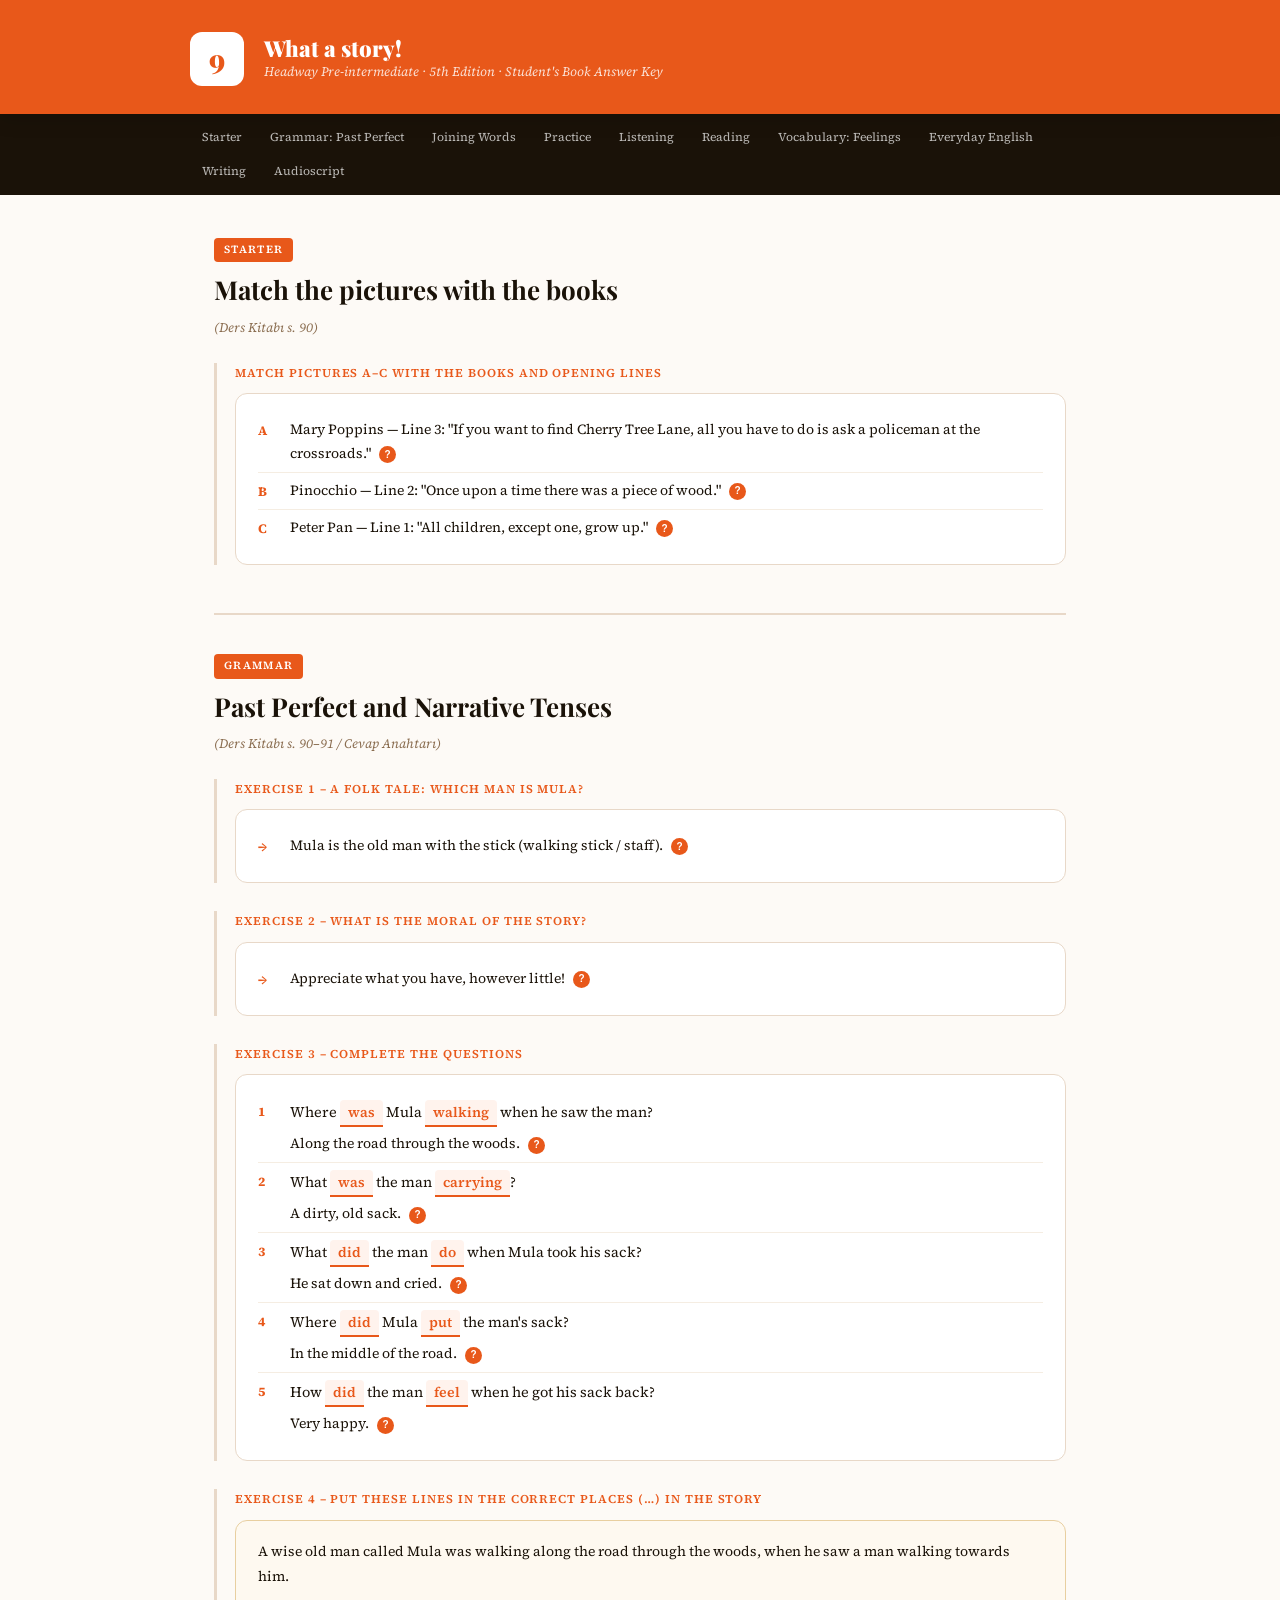
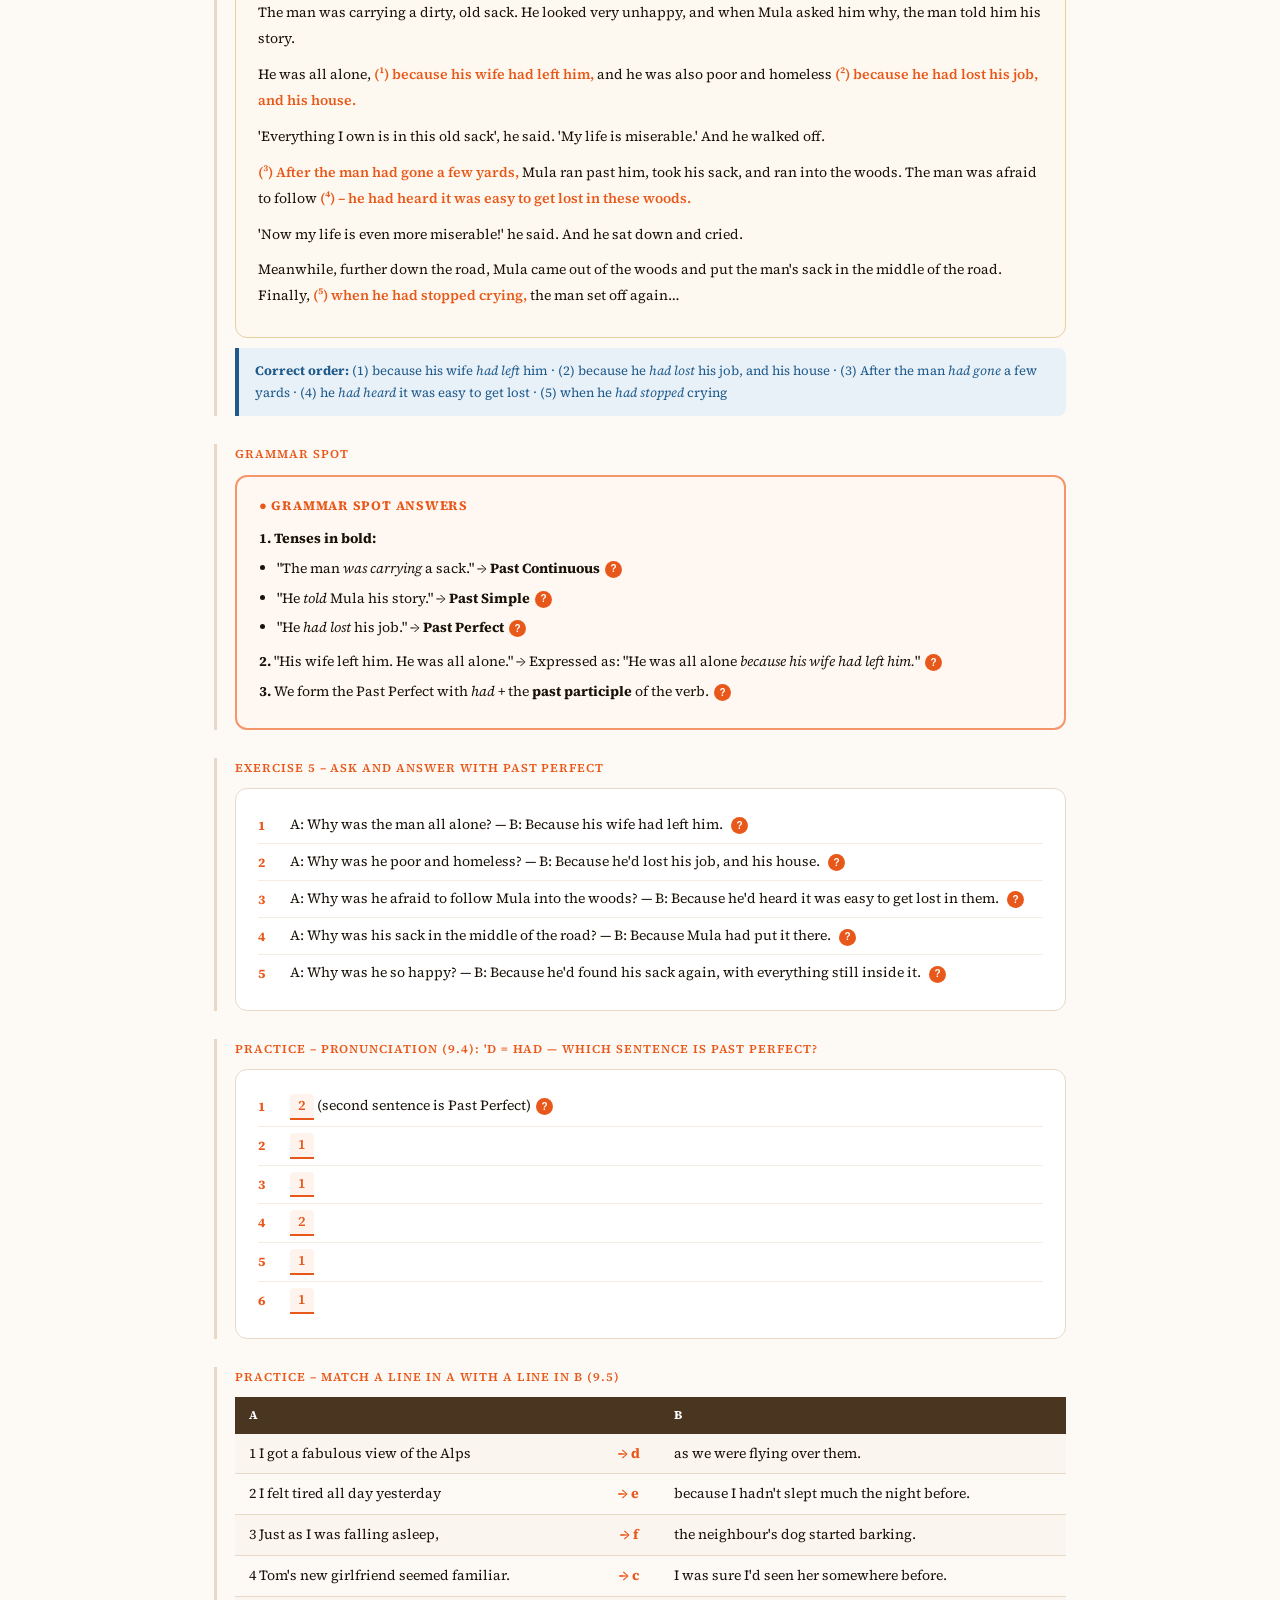
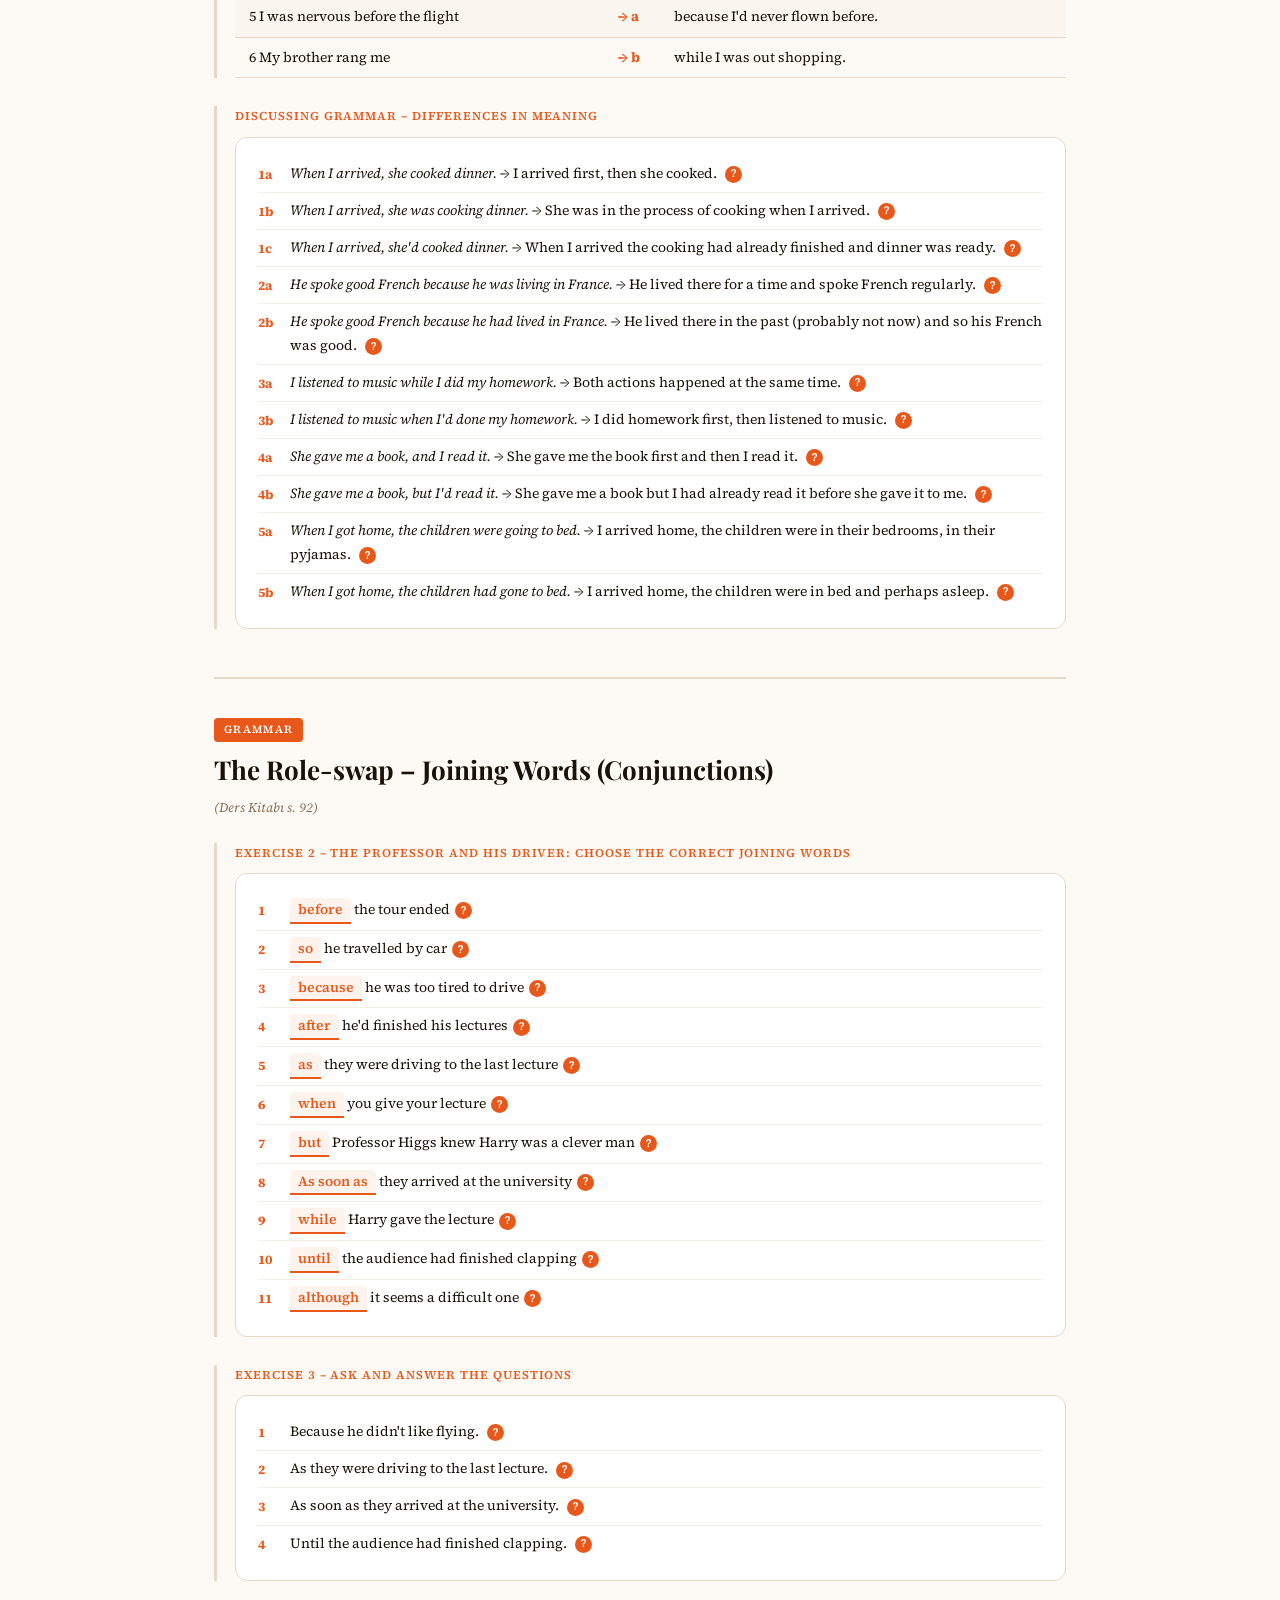
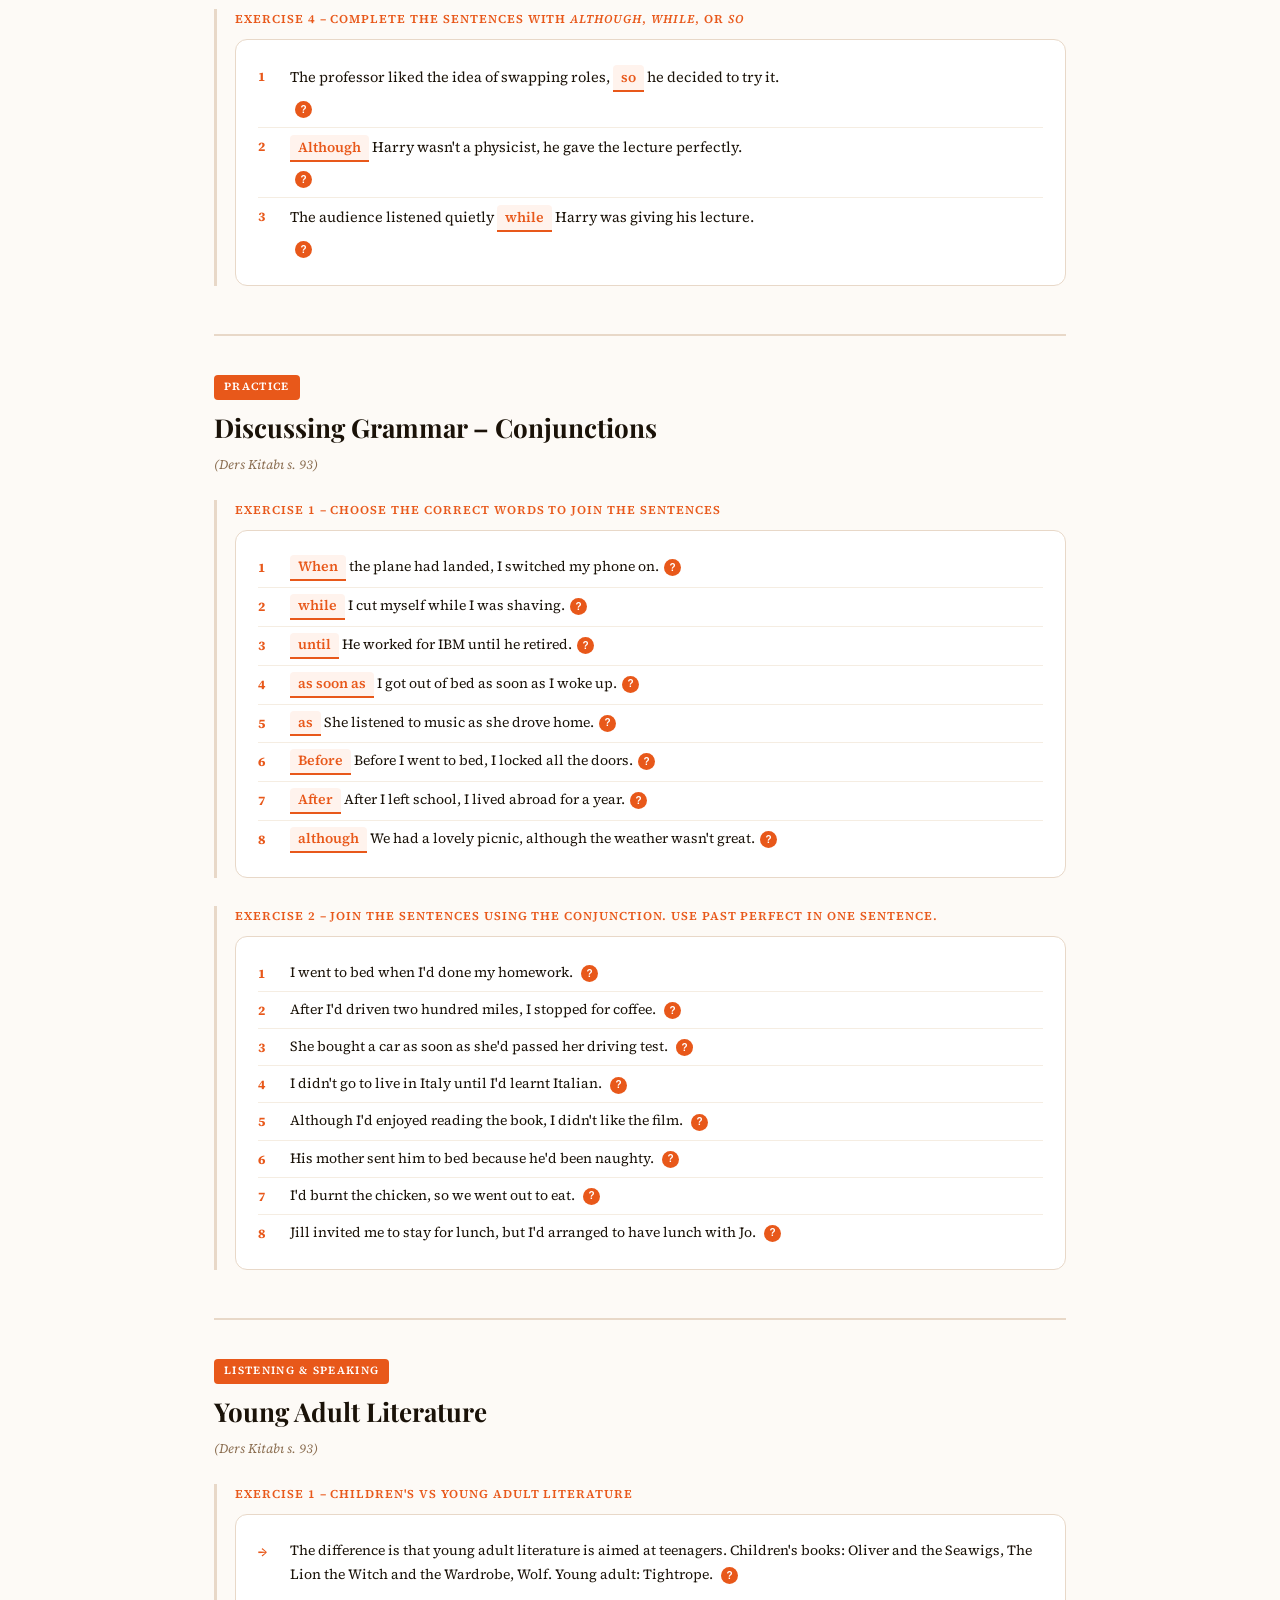
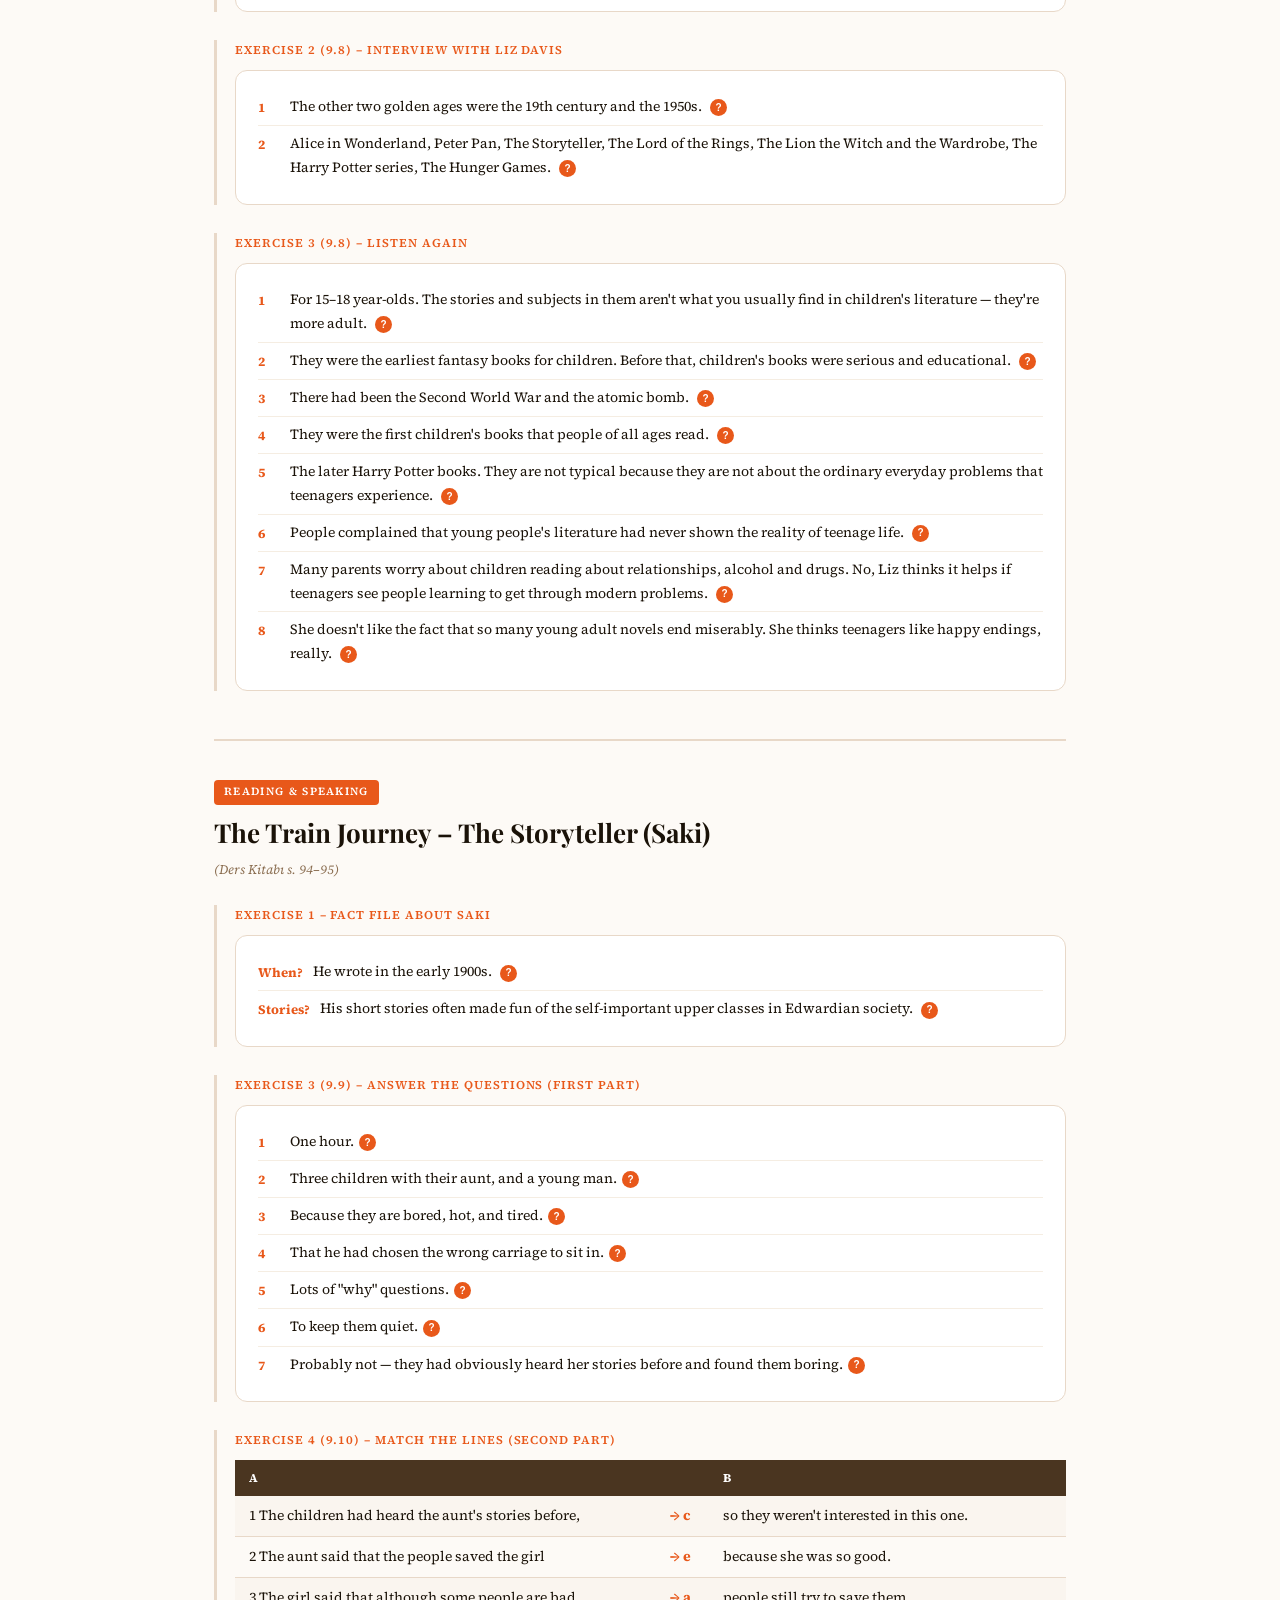
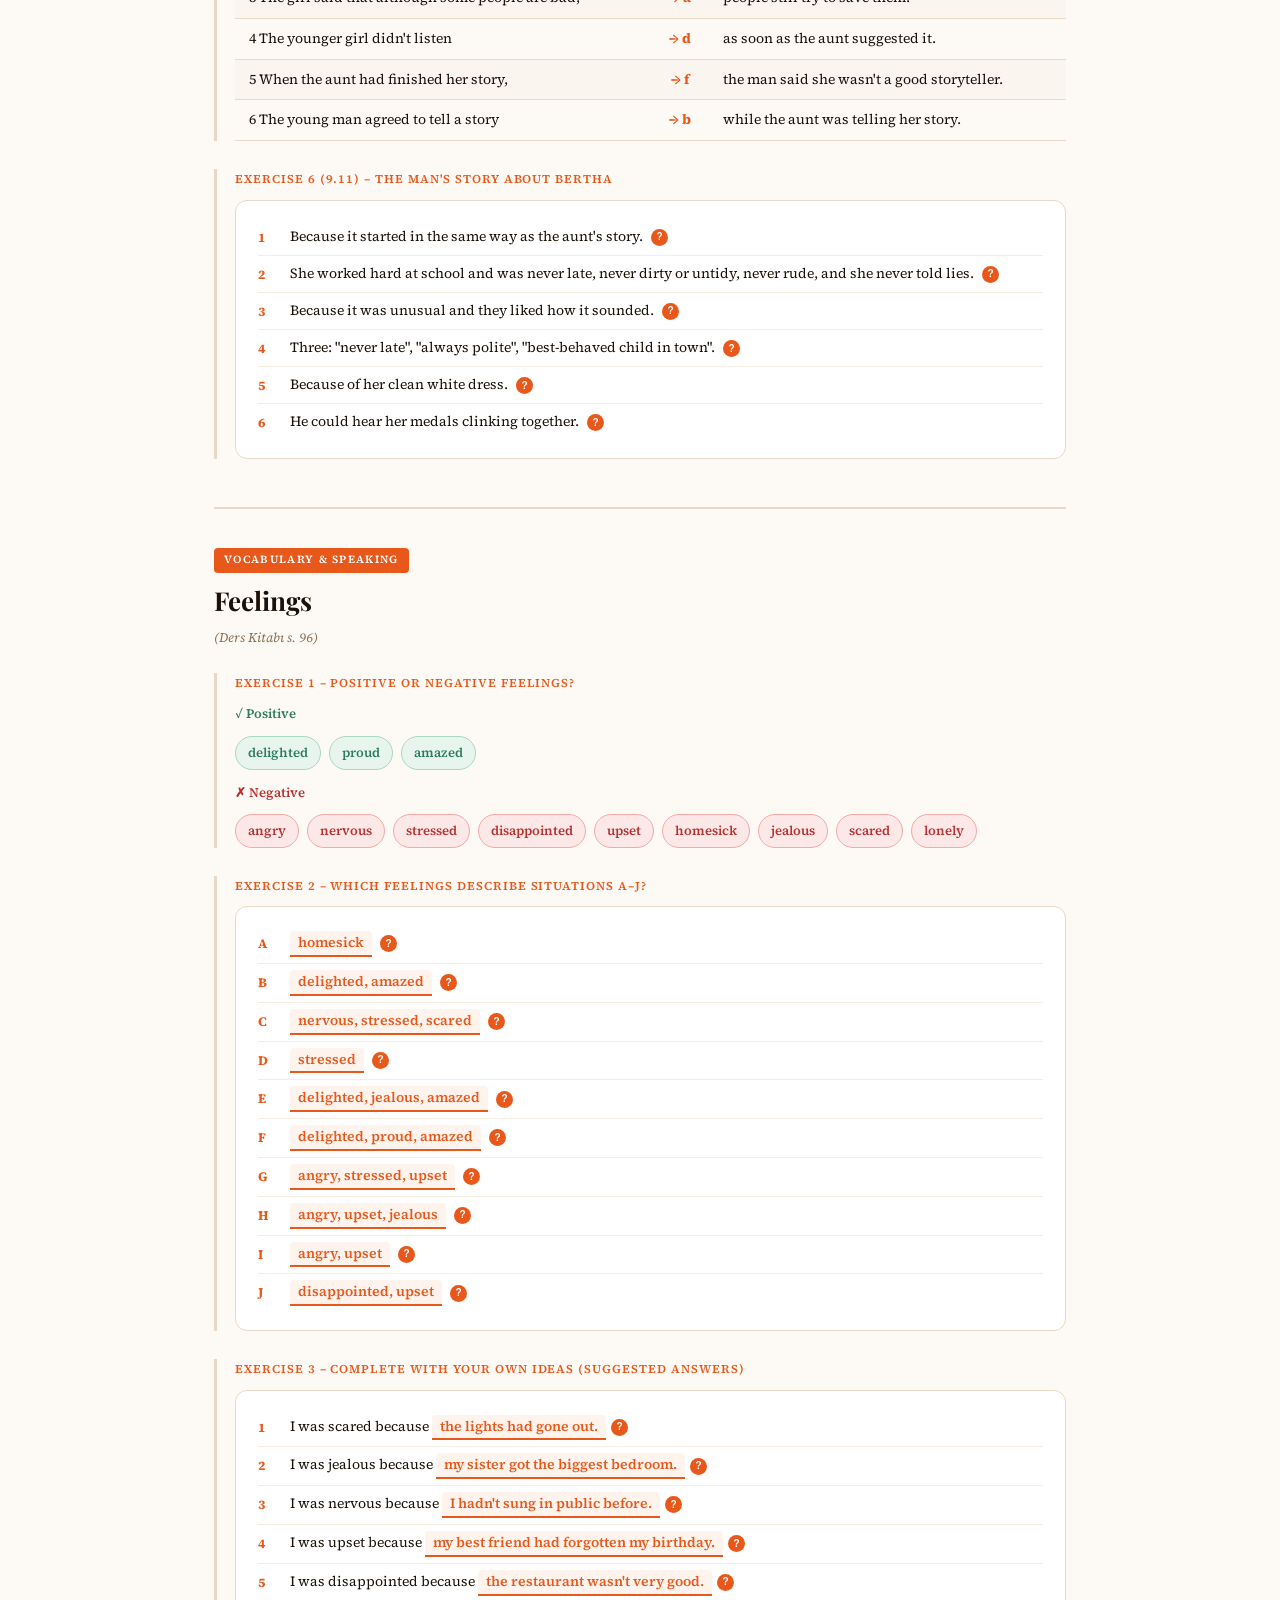
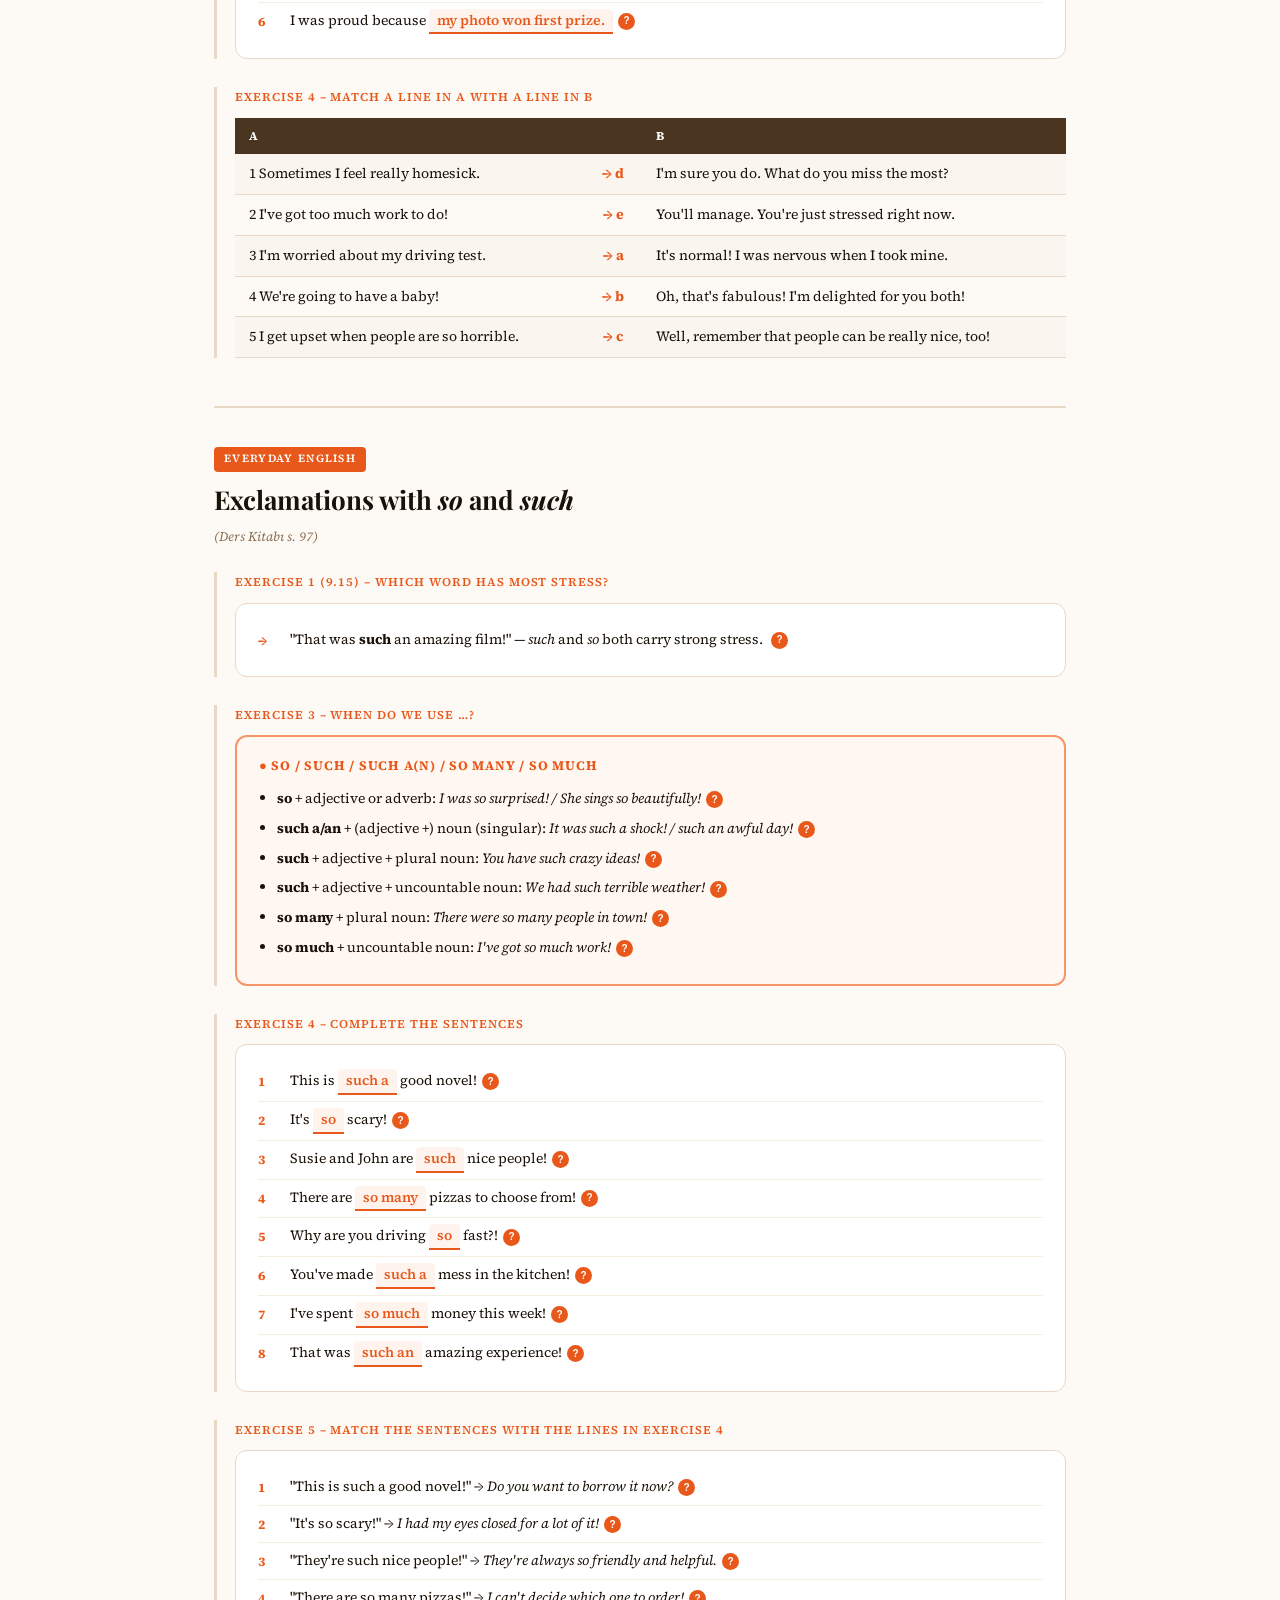
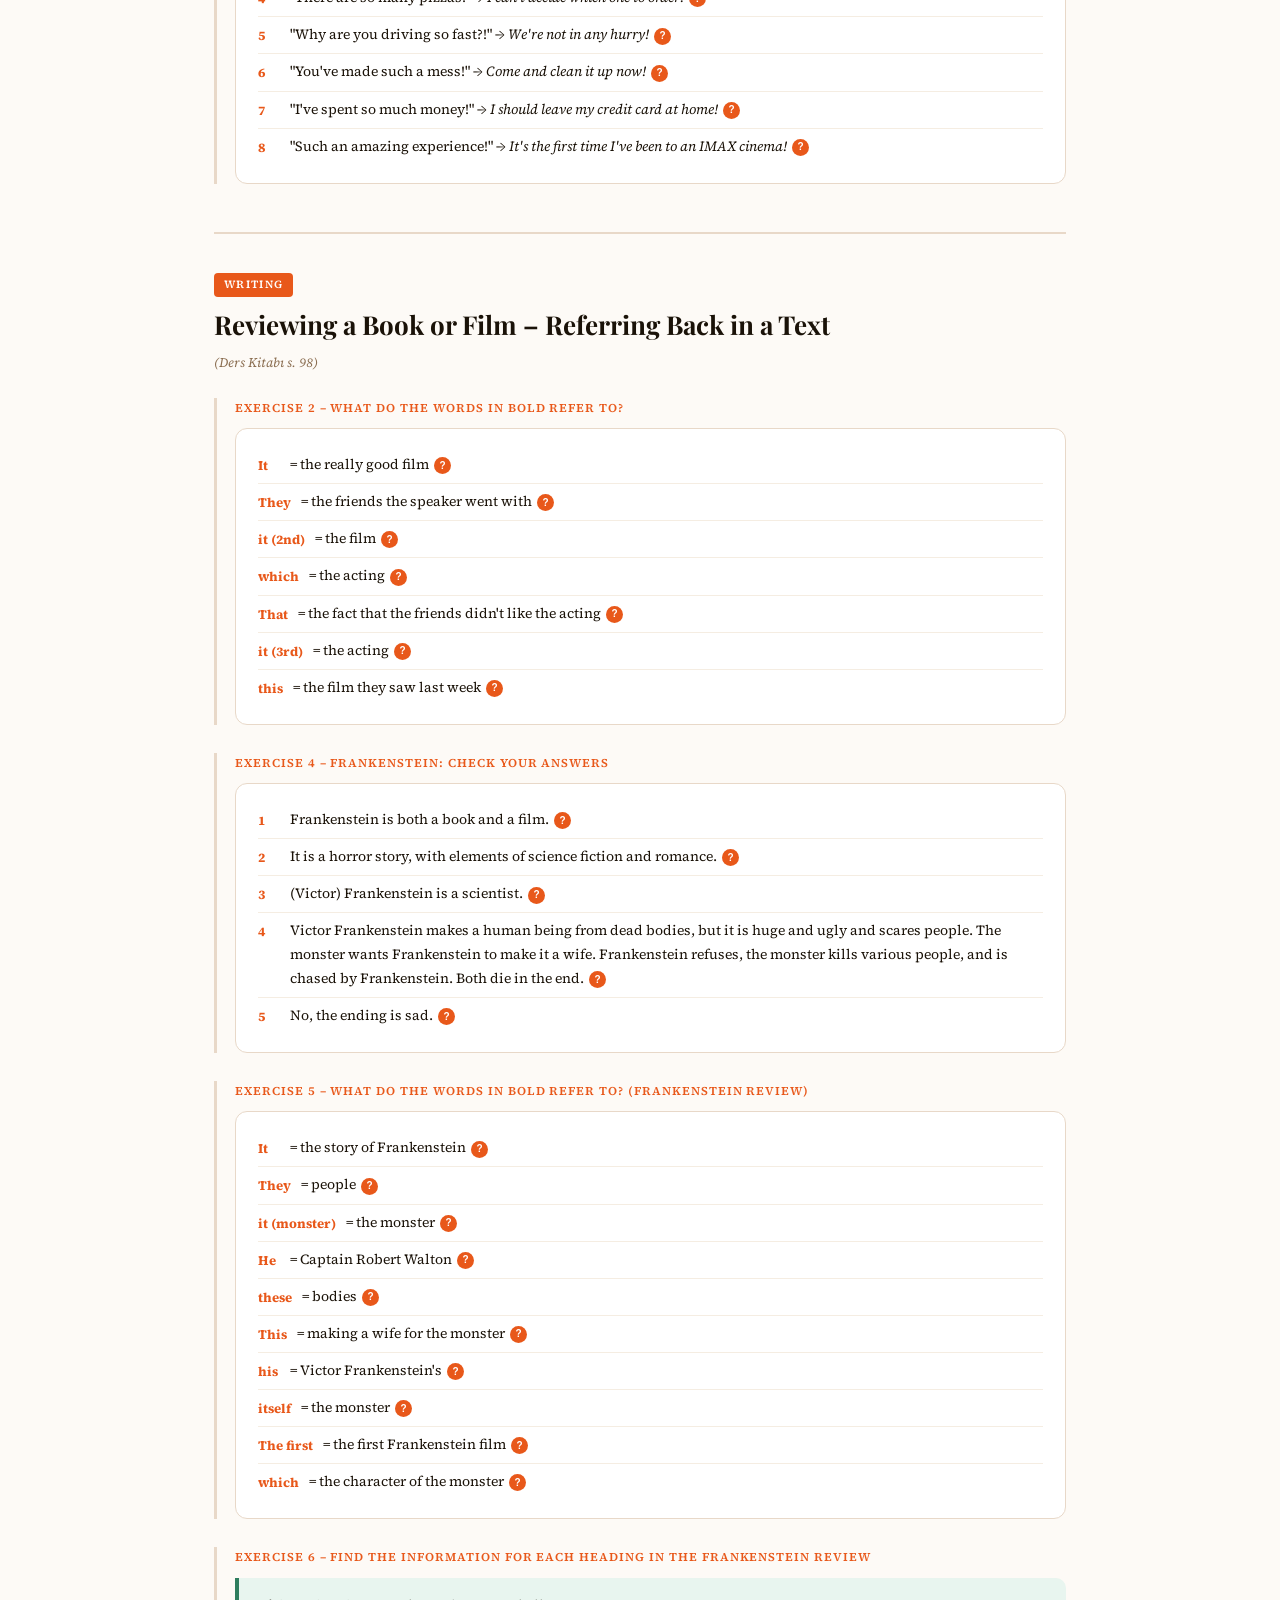
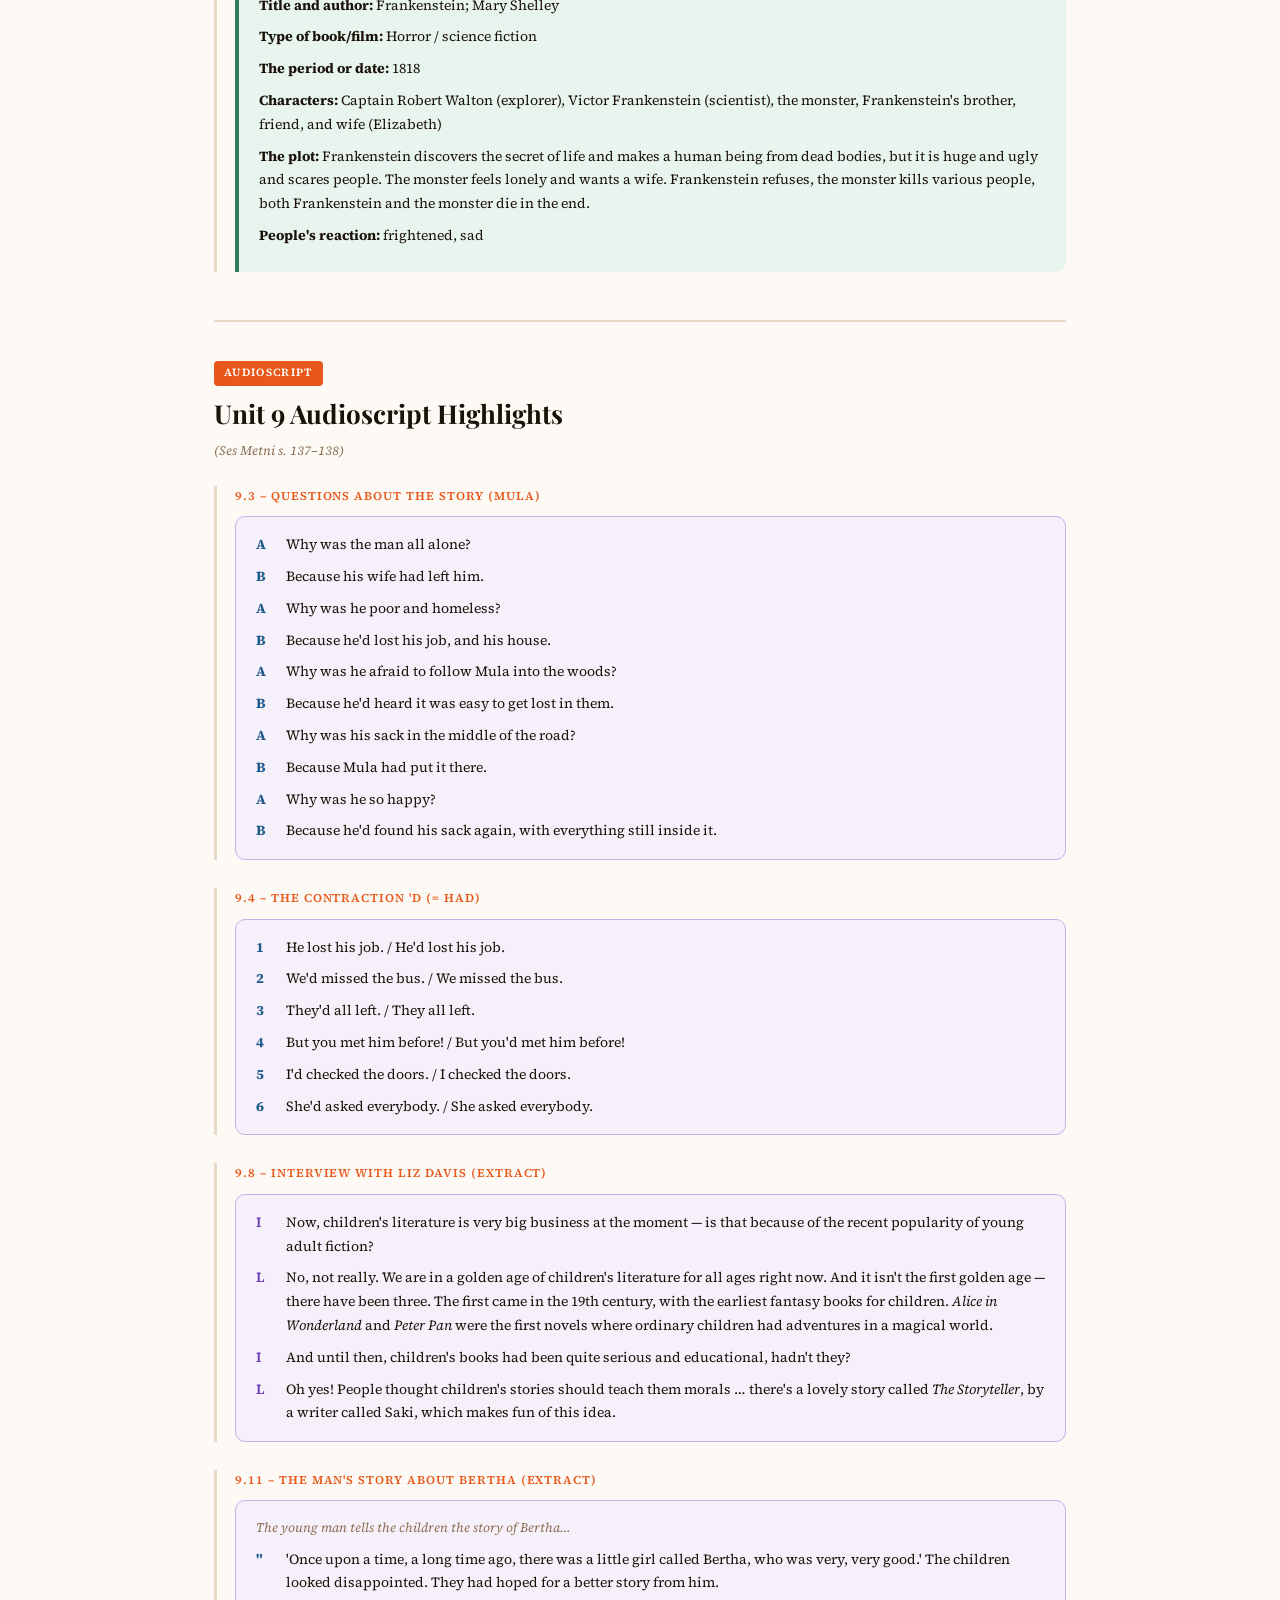
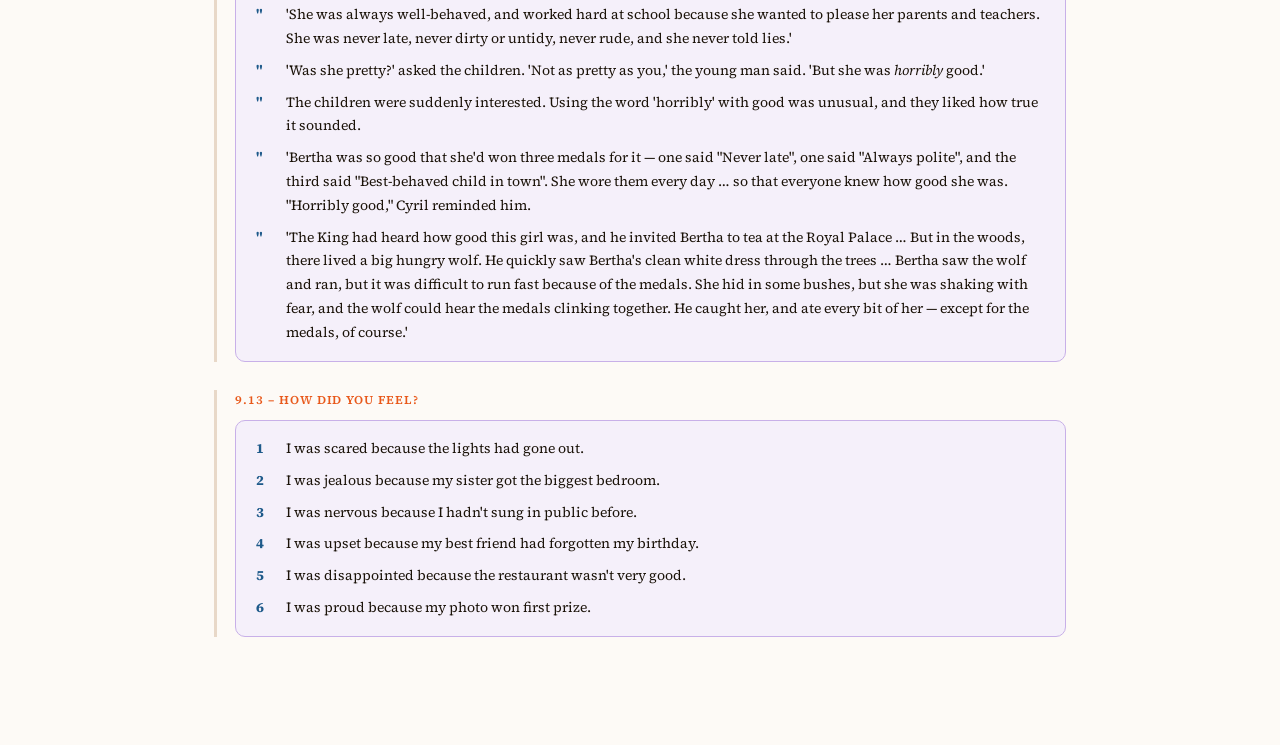
<file: hw9.html>
<!DOCTYPE html>
<html lang="en">
<head>
<meta charset="UTF-8">
<meta name="viewport" content="width=device-width, initial-scale=1.0">
<title>Headway Pre-intermediate – Unit 9: What a story!</title>
<style>
  @import url('https://fonts.googleapis.com/css2?family=Playfair+Display:wght@700;900&family=Source+Serif+4:ital,wght@0,300;0,400;0,600;1,300&display=swap');

  :root {
    --orange: #e8581a;
    --orange-light: #f5956a;
    --orange-pale: #fff3ed;
    --dark: #1a1208;
    --mid: #4a3520;
    --muted: #8a6d50;
    --line: #e8d8c8;
    --bg: #fdfaf6;
    --white: #ffffff;
    --green: #2e7d5e;
    --green-light: #e8f5ef;
    --blue: #1e5a8a;
    --blue-light: #e8f0f8;
    --gold: #c89a30;
  }

  * { box-sizing: border-box; margin: 0; padding: 0; }

  body {
    background: var(--bg);
    font-family: 'Source Serif 4', Georgia, serif;
    color: var(--dark);
    font-size: 15px;
    line-height: 1.7;
  }

  .site-header {
    background: var(--orange);
    padding: 32px 40px 28px;
    position: sticky;
    top: 0;
    z-index: 100;
    box-shadow: 0 3px 20px rgba(0,0,0,0.18);
  }
  .header-inner {
    max-width: 900px;
    margin: 0 auto;
    display: flex;
    align-items: center;
    gap: 20px;
  }
  .header-badge {
    background: white;
    color: var(--orange);
    font-family: 'Playfair Display', serif;
    font-weight: 900;
    font-size: 28px;
    width: 54px;
    height: 54px;
    border-radius: 12px;
    display: flex;
    align-items: center;
    justify-content: center;
    flex-shrink: 0;
  }
  .header-text h1 {
    font-family: 'Playfair Display', serif;
    font-weight: 900;
    font-size: 22px;
    color: white;
    line-height: 1.2;
  }
  .header-text p {
    color: rgba(255,255,255,0.82);
    font-size: 13px;
    font-style: italic;
  }

  .toc {
    background: var(--dark);
    padding: 0 40px;
  }
  .toc-inner {
    max-width: 900px;
    margin: 0 auto;
    display: flex;
    gap: 4px;
    flex-wrap: wrap;
    padding: 8px 0;
  }
  .toc a {
    color: rgba(255,255,255,0.7);
    font-size: 12px;
    text-decoration: none;
    padding: 5px 12px;
    border-radius: 6px;
    transition: all .2s;
    white-space: nowrap;
  }
  .toc a:hover { background: var(--orange); color: white; }

  .main { max-width: 900px; margin: 0 auto; padding: 40px 24px 80px; }

  .section-label {
    display: inline-block;
    background: var(--orange);
    color: white;
    font-size: 11px;
    font-weight: 600;
    letter-spacing: .12em;
    text-transform: uppercase;
    padding: 3px 10px;
    border-radius: 4px;
    margin-bottom: 6px;
  }
  .section-title {
    font-family: 'Playfair Display', serif;
    font-size: 26px;
    font-weight: 700;
    color: var(--dark);
    margin-bottom: 4px;
  }
  .section-page {
    color: var(--muted);
    font-size: 13px;
    font-style: italic;
    margin-bottom: 24px;
  }
  .section-divider {
    border: none;
    border-top: 2px solid var(--line);
    margin: 48px 0 36px;
  }

  .q-block {
    margin-bottom: 28px;
    border-left: 3px solid var(--line);
    padding-left: 18px;
  }
  .q-block:hover { border-left-color: var(--orange-light); }
  .q-num {
    font-size: 12px;
    font-weight: 600;
    color: var(--orange);
    letter-spacing: .08em;
    text-transform: uppercase;
    margin-bottom: 4px;
  }

  .tl { display: inline; }
  .tl-text { display: inline; }

  .tr-btn {
    display: inline-flex;
    align-items: center;
    justify-content: center;
    width: 17px;
    height: 17px;
    background: var(--orange);
    color: white;
    border: none;
    border-radius: 50%;
    font-size: 10px;
    font-weight: 700;
    cursor: pointer;
    margin-left: 5px;
    vertical-align: middle;
    line-height: 1;
    position: relative;
    transition: background .15s;
    flex-shrink: 0;
  }
  .tr-btn:hover { background: var(--dark); }

  .tr-popup {
    display: none;
    position: fixed;
    z-index: 9999;
    background: var(--dark);
    color: #f5e8d8;
    padding: 12px 16px;
    border-radius: 10px;
    font-size: 13px;
    max-width: 280px;
    line-height: 1.6;
    box-shadow: 0 8px 32px rgba(0,0,0,.38);
    pointer-events: none;
  }
  .tr-popup.active { display: block; }
  .tr-popup::before {
    content: '🇹🇷';
    font-size: 11px;
    margin-right: 6px;
  }

  .answer-card {
    background: white;
    border: 1px solid var(--line);
    border-radius: 12px;
    padding: 18px 22px;
    margin-top: 10px;
  }
  .answer-row {
    display: flex;
    gap: 10px;
    padding: 6px 0;
    border-bottom: 1px solid #f5ede2;
    align-items: flex-start;
  }
  .answer-row:last-child { border-bottom: none; }
  .ans-num {
    color: var(--orange);
    font-weight: 700;
    font-size: 13px;
    min-width: 22px;
    padding-top: 2px;
  }
  .ans-text { flex: 1; font-size: 14px; }

  .fill-sentence {
    font-size: 14.5px;
    margin-bottom: 5px;
    line-height: 1.8;
  }
  .blank-ans {
    display: inline-block;
    background: var(--orange-pale);
    border-bottom: 2px solid var(--orange);
    color: var(--orange);
    font-weight: 600;
    padding: 0 8px;
    border-radius: 4px 4px 0 0;
    font-size: 14px;
  }

  .grammar-box {
    background: #fff8f2;
    border: 2px solid var(--orange-light);
    border-radius: 12px;
    padding: 18px 22px;
    margin-top: 10px;
  }
  .grammar-box .gb-title {
    font-weight: 700;
    color: var(--orange);
    font-size: 13px;
    letter-spacing: .06em;
    text-transform: uppercase;
    margin-bottom: 10px;
  }
  .grammar-box p, .grammar-box li { font-size: 14px; margin-bottom: 6px; }
  .grammar-box ul { margin-left: 18px; }

  .dialogue {
    background: var(--blue-light);
    border-radius: 10px;
    padding: 16px 20px;
    margin-top: 8px;
  }
  .dlg-line {
    display: flex;
    gap: 10px;
    margin-bottom: 8px;
    font-size: 14px;
  }
  .dlg-line:last-child { margin-bottom: 0; }
  .dlg-speaker {
    font-weight: 700;
    color: var(--blue);
    min-width: 20px;
    flex-shrink: 0;
  }

  .vocab-box {
    display: flex;
    flex-wrap: wrap;
    gap: 8px;
    margin-top: 10px;
  }
  .vocab-chip {
    background: var(--green-light);
    border: 1px solid #a8d8c0;
    color: var(--green);
    font-size: 13px;
    font-weight: 600;
    padding: 5px 12px;
    border-radius: 20px;
  }
  .vocab-chip.neg {
    background: #fde8e8;
    border-color: #f5a8a8;
    color: #b83232;
  }

  .match-table {
    width: 100%;
    border-collapse: collapse;
    margin-top: 10px;
    font-size: 14px;
  }
  .match-table th {
    background: var(--mid);
    color: white;
    padding: 8px 14px;
    font-size: 12px;
    letter-spacing: .05em;
    text-align: left;
  }
  .match-table td {
    padding: 8px 14px;
    border-bottom: 1px solid var(--line);
    vertical-align: top;
  }
  .match-table tr:nth-child(even) td { background: #faf5ef; }
  .match-arrow { color: var(--orange); font-weight: 700; text-align: center; }

  .writing-box {
    background: var(--green-light);
    border-left: 4px solid var(--green);
    border-radius: 0 10px 10px 0;
    padding: 16px 20px;
    margin-top: 10px;
    font-size: 14px;
  }
  .writing-box li { margin-bottom: 6px; margin-left: 18px; }
  .writing-box p { margin-bottom: 8px; }

  .audio-box {
    background: #f5f0fa;
    border: 1px solid #c8b0e8;
    border-radius: 10px;
    padding: 16px 20px;
    margin-top: 10px;
  }
  .audio-speaker {
    font-weight: 700;
    color: #6a3ab8;
    font-size: 13px;
  }
  .audio-name { color: #6a3ab8; font-weight: 600; }

  .info-note {
    background: var(--blue-light);
    border-left: 4px solid var(--blue);
    border-radius: 0 8px 8px 0;
    padding: 12px 16px;
    font-size: 13px;
    color: var(--blue);
    margin-top: 8px;
  }

  .story-box {
    background: #fef9f0;
    border: 1px solid #e8cfa0;
    border-radius: 12px;
    padding: 18px 22px;
    margin-top: 10px;
    font-size: 14px;
    line-height: 1.85;
  }
  .story-box p { margin-bottom: 10px; }
  .story-box .pp { color: var(--orange); font-weight: 600; }

  .pron-table {
    width: 100%;
    border-collapse: collapse;
    margin-top: 10px;
    font-size: 14px;
  }
  .pron-table th {
    background: var(--dark);
    color: white;
    padding: 8px 14px;
    text-align: left;
    font-size: 12px;
    letter-spacing: .05em;
  }
  .pron-table td {
    padding: 8px 14px;
    border-bottom: 1px solid var(--line);
  }
  .pron-table tr:nth-child(even) td { background: #faf5ef; }

  @media (max-width: 600px) {
    .site-header { padding: 20px 16px; }
    .main { padding: 24px 14px 60px; }
    .section-title { font-size: 20px; }
  }
</style>
</head>
<body>

<header class="site-header">
  <div class="header-inner">
    <div class="header-badge">9</div>
    <div class="header-text">
      <h1>What a story!</h1>
      <p>Headway Pre-intermediate · 5th Edition · Student's Book Answer Key</p>
    </div>
  </div>
</header>

<nav class="toc">
  <div class="toc-inner">
    <a href="#starter">Starter</a>
    <a href="#grammar1">Grammar: Past Perfect</a>
    <a href="#grammar2">Joining Words</a>
    <a href="#practice1">Practice</a>
    <a href="#listening">Listening</a>
    <a href="#reading">Reading</a>
    <a href="#vocabulary">Vocabulary: Feelings</a>
    <a href="#everyday">Everyday English</a>
    <a href="#writing">Writing</a>
    <a href="#audioscript">Audioscript</a>
  </div>
</nav>

<main class="main">

<!-- ══════════════════════════════════════════════ -->
<!-- STARTER                                        -->
<!-- ══════════════════════════════════════════════ -->
<section id="starter">
  <div class="section-label">Starter</div>
  <div class="section-title">Match the pictures with the books</div>
  <div class="section-page">(Ders Kitabı s. 90)</div>

  <div class="q-block">
    <div class="q-num">Match pictures A–C with the books and opening lines</div>
    <div class="answer-card">
      <div class="answer-row">
        <span class="ans-num">A</span>
        <span class="ans-text">
          <span class="tl"><span class="tl-text">Mary Poppins — Line 3: "If you want to find Cherry Tree Lane, all you have to do is ask a policeman at the crossroads."</span>
          <button class="tr-btn" onclick="showTip(this, 'Mary Poppins — 3. satır: "Cherry Tree Lane\'i bulmak istiyorsan, tek yapman gereken kavşaktaki polise sormak."')">?</button></span>
        </span>
      </div>
      <div class="answer-row">
        <span class="ans-num">B</span>
        <span class="ans-text">
          <span class="tl"><span class="tl-text">Pinocchio — Line 2: "Once upon a time there was a piece of wood."</span>
          <button class="tr-btn" onclick="showTip(this, 'Pinokyo — 2. satır: "Bir zamanlar bir tahta parçası varmış."')">?</button></span>
        </span>
      </div>
      <div class="answer-row">
        <span class="ans-num">C</span>
        <span class="ans-text">
          <span class="tl"><span class="tl-text">Peter Pan — Line 1: "All children, except one, grow up."</span>
          <button class="tr-btn" onclick="showTip(this, 'Peter Pan — 1. satır: "Bir çocuk dışında tüm çocuklar büyür."')">?</button></span>
        </span>
      </div>
    </div>
  </div>
</section>

<hr class="section-divider">

<!-- ══════════════════════════════════════════════ -->
<!-- GRAMMAR 1: PAST PERFECT & NARRATIVE TENSES    -->
<!-- ══════════════════════════════════════════════ -->
<section id="grammar1">
  <div class="section-label">Grammar</div>
  <div class="section-title">Past Perfect and Narrative Tenses</div>
  <div class="section-page">(Ders Kitabı s. 90–91 / Cevap Anahtarı)</div>

  <!-- Ex 1 - A folk tale -->
  <div class="q-block">
    <div class="q-num">Exercise 1 – A folk tale: Which man is Mula?</div>
    <div class="answer-card">
      <div class="answer-row">
        <span class="ans-num">→</span>
        <span class="ans-text">
          <span class="tl"><span class="tl-text">Mula is the old man with the stick (walking stick / staff).</span>
          <button class="tr-btn" onclick="showTip(this, 'Mula, bastonlu/değnekli yaşlı adamdır.')">?</button></span>
        </span>
      </div>
    </div>
  </div>

  <!-- Ex 2 - Moral -->
  <div class="q-block">
    <div class="q-num">Exercise 2 – What is the moral of the story?</div>
    <div class="answer-card">
      <div class="answer-row">
        <span class="ans-num">→</span>
        <span class="ans-text">
          <span class="tl"><span class="tl-text">Appreciate what you have, however little!</span>
          <button class="tr-btn" onclick="showTip(this, 'Ne kadar az olursa olsun sahip olduklarına değer ver!')">?</button></span>
        </span>
      </div>
    </div>
  </div>

  <!-- Ex 3 - Questions -->
  <div class="q-block">
    <div class="q-num">Exercise 3 – Complete the questions</div>
    <div class="answer-card">
      <div class="answer-row">
        <span class="ans-num">1</span>
        <span class="ans-text">
          <div class="fill-sentence">Where <span class="blank-ans">was</span> Mula <span class="blank-ans">walking</span> when he saw the man?</div>
          <span class="tl"><span class="tl-text">Along the road through the woods.</span>
          <button class="tr-btn" onclick="showTip(this, 'Ormandaki yol boyunca.')">?</button></span>
        </span>
      </div>
      <div class="answer-row">
        <span class="ans-num">2</span>
        <span class="ans-text">
          <div class="fill-sentence">What <span class="blank-ans">was</span> the man <span class="blank-ans">carrying</span>?</div>
          <span class="tl"><span class="tl-text">A dirty, old sack.</span>
          <button class="tr-btn" onclick="showTip(this, 'Kirli, eski bir çuval.')">?</button></span>
        </span>
      </div>
      <div class="answer-row">
        <span class="ans-num">3</span>
        <span class="ans-text">
          <div class="fill-sentence">What <span class="blank-ans">did</span> the man <span class="blank-ans">do</span> when Mula took his sack?</div>
          <span class="tl"><span class="tl-text">He sat down and cried.</span>
          <button class="tr-btn" onclick="showTip(this, 'Oturup ağladı.')">?</button></span>
        </span>
      </div>
      <div class="answer-row">
        <span class="ans-num">4</span>
        <span class="ans-text">
          <div class="fill-sentence">Where <span class="blank-ans">did</span> Mula <span class="blank-ans">put</span> the man's sack?</div>
          <span class="tl"><span class="tl-text">In the middle of the road.</span>
          <button class="tr-btn" onclick="showTip(this, 'Yolun ortasına.')">?</button></span>
        </span>
      </div>
      <div class="answer-row">
        <span class="ans-num">5</span>
        <span class="ans-text">
          <div class="fill-sentence">How <span class="blank-ans">did</span> the man <span class="blank-ans">feel</span> when he got his sack back?</div>
          <span class="tl"><span class="tl-text">Very happy.</span>
          <button class="tr-btn" onclick="showTip(this, 'Çok mutlu.')">?</button></span>
        </span>
      </div>
    </div>
  </div>

  <!-- Ex 4 - Fill in the lines -->
  <div class="q-block">
    <div class="q-num">Exercise 4 – Put these lines in the correct places (…) in the story</div>
    <div class="story-box">
      <p>A wise old man called Mula was walking along the road through the woods, when he saw a man walking towards him.</p>
      <p>The man was carrying a dirty, old sack. He looked very unhappy, and when Mula asked him why, the man told him his story.</p>
      <p>He was all alone, <span class="pp">(¹) because his wife had left him,</span> and he was also poor and homeless <span class="pp">(²) because he had lost his job, and his house.</span></p>
      <p>'Everything I own is in this old sack', he said. 'My life is miserable.' And he walked off.</p>
      <p><span class="pp">(³) After the man had gone a few yards,</span> Mula ran past him, took his sack, and ran into the woods. The man was afraid to follow <span class="pp">(⁴) – he had heard it was easy to get lost in these woods.</span></p>
      <p>'Now my life is even more miserable!' he said. And he sat down and cried.</p>
      <p>Meanwhile, further down the road, Mula came out of the woods and put the man's sack in the middle of the road. Finally, <span class="pp">(⁵) when he had stopped crying,</span> the man set off again…</p>
    </div>
    <div class="info-note" style="margin-top:10px;">
      <strong>Correct order:</strong> (1) because his wife <em>had left</em> him · (2) because he <em>had lost</em> his job, and his house · (3) After the man <em>had gone</em> a few yards · (4) he <em>had heard</em> it was easy to get lost · (5) when he <em>had stopped</em> crying
    </div>
  </div>

  <!-- Grammar Spot -->
  <div class="q-block">
    <div class="q-num">Grammar Spot</div>
    <div class="grammar-box">
      <div class="gb-title">● Grammar Spot Answers</div>
      <p><strong>1. Tenses in bold:</strong></p>
      <ul>
        <li><span class="tl"><span class="tl-text">"The man <em>was carrying</em> a sack." → <strong>Past Continuous</strong></span><button class="tr-btn" onclick="showTip(this, '\"Adam bir çuval taşıyordu.\" → Geçmiş Sürekli (Past Continuous)')">?</button></span></li>
        <li><span class="tl"><span class="tl-text">"He <em>told</em> Mula his story." → <strong>Past Simple</strong></span><button class="tr-btn" onclick="showTip(this, '\"Mula\'ya hikayesini anlattı.\" → Geçmiş Zaman (Past Simple)')">?</button></span></li>
        <li><span class="tl"><span class="tl-text">"He <em>had lost</em> his job." → <strong>Past Perfect</strong></span><button class="tr-btn" onclick="showTip(this, '\"İşini kaybetmişti.\" → Geçmiş Mükemmel (Past Perfect)')">?</button></span></li>
      </ul>
      <p style="margin-top:10px;"><strong>2.</strong> <span class="tl"><span class="tl-text">"His wife left him. He was all alone." → Expressed as: "He was all alone <em>because his wife had left him.</em>"</span><button class="tr-btn" onclick="showTip(this, '\"Karısı onu terk etti. Yapayalnızdı.\" → Hikayede: \"Karısı onu terk ettiği için yapayalnızdı.\"')">?</button></span></p>
      <p><strong>3.</strong> <span class="tl"><span class="tl-text">We form the Past Perfect with <em>had</em> + the <strong>past participle</strong> of the verb.</span><button class="tr-btn" onclick="showTip(this, 'Past Perfect = had + fiilin üçüncü hali (geçmiş katılım)')">?</button></span></p>
    </div>
  </div>

  <!-- Ex 5 - Ask and answer -->
  <div class="q-block">
    <div class="q-num">Exercise 5 – Ask and answer with Past Perfect</div>
    <div class="answer-card">
      <div class="answer-row">
        <span class="ans-num">1</span>
        <span class="ans-text">
          <span class="tl"><span class="tl-text">A: Why was the man all alone? — B: Because his wife had left him.</span>
          <button class="tr-btn" onclick="showTip(this, 'A: Adam neden yapayalnızdı? — B: Çünkü karısı onu terk etmişti.')">?</button></span>
        </span>
      </div>
      <div class="answer-row">
        <span class="ans-num">2</span>
        <span class="ans-text">
          <span class="tl"><span class="tl-text">A: Why was he poor and homeless? — B: Because he'd lost his job, and his house.</span>
          <button class="tr-btn" onclick="showTip(this, 'A: Neden fakir ve evsizdi? — B: Çünkü işini ve evini kaybetmişti.')">?</button></span>
        </span>
      </div>
      <div class="answer-row">
        <span class="ans-num">3</span>
        <span class="ans-text">
          <span class="tl"><span class="tl-text">A: Why was he afraid to follow Mula into the woods? — B: Because he'd heard it was easy to get lost in them.</span>
          <button class="tr-btn" onclick="showTip(this, 'A: Neden Mula\'yı ormana kadar takip etmekten korkuyordu? — B: Çünkü orada kaybolmanın kolay olduğunu duymuştu.')">?</button></span>
        </span>
      </div>
      <div class="answer-row">
        <span class="ans-num">4</span>
        <span class="ans-text">
          <span class="tl"><span class="tl-text">A: Why was his sack in the middle of the road? — B: Because Mula had put it there.</span>
          <button class="tr-btn" onclick="showTip(this, 'A: Çuvalı neden yolun ortasındaydı? — B: Çünkü Mula oraya koymuştu.')">?</button></span>
        </span>
      </div>
      <div class="answer-row">
        <span class="ans-num">5</span>
        <span class="ans-text">
          <span class="tl"><span class="tl-text">A: Why was he so happy? — B: Because he'd found his sack again, with everything still inside it.</span>
          <button class="tr-btn" onclick="showTip(this, 'A: Neden bu kadar mutluydu? — B: Çünkü her şey içinde olmak üzere çuvalını yeniden bulmuştu.')">?</button></span>
        </span>
      </div>
    </div>
  </div>

  <!-- Practice: Pronunciation -->
  <div class="q-block">
    <div class="q-num">Practice – Pronunciation (9.4): 'd = had — which sentence is Past Perfect?</div>
    <div class="answer-card">
      <div class="answer-row">
        <span class="ans-num">1</span>
        <span class="ans-text"><span class="blank-ans">2</span> <span class="tl"><span class="tl-text">(second sentence is Past Perfect)</span><button class="tr-btn" onclick="showTip(this, 'İkinci cümle Past Perfect')">?</button></span></span>
      </div>
      <div class="answer-row"><span class="ans-num">2</span><span class="ans-text"><span class="blank-ans">1</span></span></div>
      <div class="answer-row"><span class="ans-num">3</span><span class="ans-text"><span class="blank-ans">1</span></span></div>
      <div class="answer-row"><span class="ans-num">4</span><span class="ans-text"><span class="blank-ans">2</span></span></div>
      <div class="answer-row"><span class="ans-num">5</span><span class="ans-text"><span class="blank-ans">1</span></span></div>
      <div class="answer-row"><span class="ans-num">6</span><span class="ans-text"><span class="blank-ans">1</span></span></div>
    </div>
  </div>

  <!-- Practice: Match A with B (9.5) -->
  <div class="q-block">
    <div class="q-num">Practice – Match a line in A with a line in B (9.5)</div>
    <table class="match-table">
      <tr><th>A</th><th></th><th>B</th></tr>
      <tr>
        <td>1 I got a fabulous view of the Alps</td>
        <td class="match-arrow">→ d</td>
        <td>as we were flying over them.</td>
      </tr>
      <tr>
        <td>2 I felt tired all day yesterday</td>
        <td class="match-arrow">→ e</td>
        <td>because I hadn't slept much the night before.</td>
      </tr>
      <tr>
        <td>3 Just as I was falling asleep,</td>
        <td class="match-arrow">→ f</td>
        <td>the neighbour's dog started barking.</td>
      </tr>
      <tr>
        <td>4 Tom's new girlfriend seemed familiar.</td>
        <td class="match-arrow">→ c</td>
        <td>I was sure I'd seen her somewhere before.</td>
      </tr>
      <tr>
        <td>5 I was nervous before the flight</td>
        <td class="match-arrow">→ a</td>
        <td>because I'd never flown before.</td>
      </tr>
      <tr>
        <td>6 My brother rang me</td>
        <td class="match-arrow">→ b</td>
        <td>while I was out shopping.</td>
      </tr>
    </table>
  </div>

  <!-- Discussing grammar -->
  <div class="q-block">
    <div class="q-num">Discussing Grammar – Differences in meaning</div>
    <div class="answer-card">
      <div class="answer-row">
        <span class="ans-num">1a</span>
        <span class="ans-text">
          <span class="tl"><span class="tl-text"><em>When I arrived, she cooked dinner.</em> → I arrived first, then she cooked.</span>
          <button class="tr-btn" onclick="showTip(this, 'Ben geldim, sonra o yemek pişirdi. (Önce ben geldim.)')">?</button></span>
        </span>
      </div>
      <div class="answer-row">
        <span class="ans-num">1b</span>
        <span class="ans-text">
          <span class="tl"><span class="tl-text"><em>When I arrived, she was cooking dinner.</em> → She was in the process of cooking when I arrived.</span>
          <button class="tr-btn" onclick="showTip(this, 'Ben geldiğimde yemek pişirme sürecindeydi.')">?</button></span>
        </span>
      </div>
      <div class="answer-row">
        <span class="ans-num">1c</span>
        <span class="ans-text">
          <span class="tl"><span class="tl-text"><em>When I arrived, she'd cooked dinner.</em> → When I arrived the cooking had already finished and dinner was ready.</span>
          <button class="tr-btn" onclick="showTip(this, 'Ben geldiğimde yemek pişirme zaten bitmişti, yemek hazırdı.')">?</button></span>
        </span>
      </div>
      <div class="answer-row">
        <span class="ans-num">2a</span>
        <span class="ans-text">
          <span class="tl"><span class="tl-text"><em>He spoke good French because he was living in France.</em> → He lived there for a time and spoke French regularly.</span>
          <button class="tr-btn" onclick="showTip(this, 'Bir süre orada yaşadı ve sürekli Fransızca konuştu, bu yüzden Fransızcası iyiydi.')">?</button></span>
        </span>
      </div>
      <div class="answer-row">
        <span class="ans-num">2b</span>
        <span class="ans-text">
          <span class="tl"><span class="tl-text"><em>He spoke good French because he had lived in France.</em> → He lived there in the past (probably not now) and so his French was good.</span>
          <button class="tr-btn" onclick="showTip(this, 'Geçmişte (muhtemelen artık değil) orada yaşamıştı ve bu yüzden Fransızcası iyiydi.')">?</button></span>
        </span>
      </div>
      <div class="answer-row">
        <span class="ans-num">3a</span>
        <span class="ans-text">
          <span class="tl"><span class="tl-text"><em>I listened to music while I did my homework.</em> → Both actions happened at the same time.</span>
          <button class="tr-btn" onclick="showTip(this, 'Her iki eylem aynı anda gerçekleşti (ödev yaparken müzik dinledim).')">?</button></span>
        </span>
      </div>
      <div class="answer-row">
        <span class="ans-num">3b</span>
        <span class="ans-text">
          <span class="tl"><span class="tl-text"><em>I listened to music when I'd done my homework.</em> → I did homework first, then listened to music.</span>
          <button class="tr-btn" onclick="showTip(this, 'Önce ödevimi yaptım, sonra müzik dinledim.')">?</button></span>
        </span>
      </div>
      <div class="answer-row">
        <span class="ans-num">4a</span>
        <span class="ans-text">
          <span class="tl"><span class="tl-text"><em>She gave me a book, and I read it.</em> → She gave me the book first and then I read it.</span>
          <button class="tr-btn" onclick="showTip(this, 'Kitabı verdi, sonra ben okudum.')">?</button></span>
        </span>
      </div>
      <div class="answer-row">
        <span class="ans-num">4b</span>
        <span class="ans-text">
          <span class="tl"><span class="tl-text"><em>She gave me a book, but I'd read it.</em> → She gave me a book but I had already read it before she gave it to me.</span>
          <button class="tr-btn" onclick="showTip(this, 'Kitabı verdi ama ben onu daha önce okumuştum.')">?</button></span>
        </span>
      </div>
      <div class="answer-row">
        <span class="ans-num">5a</span>
        <span class="ans-text">
          <span class="tl"><span class="tl-text"><em>When I got home, the children were going to bed.</em> → I arrived home, the children were in their bedrooms, in their pyjamas.</span>
          <button class="tr-btn" onclick="showTip(this, 'Eve geldiğimde çocuklar yataklarına gidiyordu (pijamaları giyiyordu).')">?</button></span>
        </span>
      </div>
      <div class="answer-row">
        <span class="ans-num">5b</span>
        <span class="ans-text">
          <span class="tl"><span class="tl-text"><em>When I got home, the children had gone to bed.</em> → I arrived home, the children were in bed and perhaps asleep.</span>
          <button class="tr-btn" onclick="showTip(this, 'Eve geldiğimde çocuklar yataktaydı, belki de uyuyordu.')">?</button></span>
        </span>
      </div>
    </div>
  </div>
</section>

<hr class="section-divider">

<!-- ══════════════════════════════════════════════ -->
<!-- GRAMMAR 2: JOINING WORDS                       -->
<!-- ══════════════════════════════════════════════ -->
<section id="grammar2">
  <div class="section-label">Grammar</div>
  <div class="section-title">The Role-swap – Joining Words (Conjunctions)</div>
  <div class="section-page">(Ders Kitabı s. 92)</div>

  <!-- Story answers -->
  <div class="q-block">
    <div class="q-num">Exercise 2 – The Professor and His Driver: Choose the correct joining words</div>
    <div class="answer-card">
      <div class="answer-row"><span class="ans-num">1</span><span class="ans-text"><span class="blank-ans">before</span> <span class="tl"><span class="tl-text">the tour ended</span><button class="tr-btn" onclick="showTip(this, 'tur bitmeden önce')">?</button></span></span></div>
      <div class="answer-row"><span class="ans-num">2</span><span class="ans-text"><span class="blank-ans">so</span> <span class="tl"><span class="tl-text">he travelled by car</span><button class="tr-btn" onclick="showTip(this, 'bu yüzden arabayla seyahat etti')">?</button></span></span></div>
      <div class="answer-row"><span class="ans-num">3</span><span class="ans-text"><span class="blank-ans">because</span> <span class="tl"><span class="tl-text">he was too tired to drive</span><button class="tr-btn" onclick="showTip(this, 'çünkü sürmek için çok yorgundu')">?</button></span></span></div>
      <div class="answer-row"><span class="ans-num">4</span><span class="ans-text"><span class="blank-ans">after</span> <span class="tl"><span class="tl-text">he'd finished his lectures</span><button class="tr-btn" onclick="showTip(this, 'derslerini bitirdikten sonra')">?</button></span></span></div>
      <div class="answer-row"><span class="ans-num">5</span><span class="ans-text"><span class="blank-ans">as</span> <span class="tl"><span class="tl-text">they were driving to the last lecture</span><button class="tr-btn" onclick="showTip(this, 'son derse doğru araba kullanırlarken')">?</button></span></span></div>
      <div class="answer-row"><span class="ans-num">6</span><span class="ans-text"><span class="blank-ans">when</span> <span class="tl"><span class="tl-text">you give your lecture</span><button class="tr-btn" onclick="showTip(this, 'ders verdiğinizde')">?</button></span></span></div>
      <div class="answer-row"><span class="ans-num">7</span><span class="ans-text"><span class="blank-ans">but</span> <span class="tl"><span class="tl-text">Professor Higgs knew Harry was a clever man</span><button class="tr-btn" onclick="showTip(this, 'ama Profesör Higgs Harry\'nin zeki bir adam olduğunu biliyordu')">?</button></span></span></div>
      <div class="answer-row"><span class="ans-num">8</span><span class="ans-text"><span class="blank-ans">As soon as</span> <span class="tl"><span class="tl-text">they arrived at the university</span><button class="tr-btn" onclick="showTip(this, 'üniversiteye varır varmaz')">?</button></span></span></div>
      <div class="answer-row"><span class="ans-num">9</span><span class="ans-text"><span class="blank-ans">while</span> <span class="tl"><span class="tl-text">Harry gave the lecture</span><button class="tr-btn" onclick="showTip(this, 'Harry ders verirken')">?</button></span></span></div>
      <div class="answer-row"><span class="ans-num">10</span><span class="ans-text"><span class="blank-ans">until</span> <span class="tl"><span class="tl-text">the audience had finished clapping</span><button class="tr-btn" onclick="showTip(this, 'seyirci alkışlamayı bitirinceye kadar')">?</button></span></span></div>
      <div class="answer-row"><span class="ans-num">11</span><span class="ans-text"><span class="blank-ans">although</span> <span class="tl"><span class="tl-text">it seems a difficult one</span><button class="tr-btn" onclick="showTip(this, 'zor görünse de')">?</button></span></span></div>
    </div>
  </div>

  <!-- Ex 3 - Ask and answer -->
  <div class="q-block">
    <div class="q-num">Exercise 3 – Ask and answer the questions</div>
    <div class="answer-card">
      <div class="answer-row">
        <span class="ans-num">1</span>
        <span class="ans-text">
          <span class="tl"><span class="tl-text">Because he didn't like flying.</span>
          <button class="tr-btn" onclick="showTip(this, 'Çünkü uçmayı sevmiyordu.')">?</button></span>
        </span>
      </div>
      <div class="answer-row">
        <span class="ans-num">2</span>
        <span class="ans-text">
          <span class="tl"><span class="tl-text">As they were driving to the last lecture.</span>
          <button class="tr-btn" onclick="showTip(this, 'Son derse doğru araba kullanırlarken.')">?</button></span>
        </span>
      </div>
      <div class="answer-row">
        <span class="ans-num">3</span>
        <span class="ans-text">
          <span class="tl"><span class="tl-text">As soon as they arrived at the university.</span>
          <button class="tr-btn" onclick="showTip(this, 'Üniversiteye varır varmaz.')">?</button></span>
        </span>
      </div>
      <div class="answer-row">
        <span class="ans-num">4</span>
        <span class="ans-text">
          <span class="tl"><span class="tl-text">Until the audience had finished clapping.</span>
          <button class="tr-btn" onclick="showTip(this, 'Seyirci alkışlamayı bitirinceye kadar.')">?</button></span>
        </span>
      </div>
    </div>
  </div>

  <!-- Ex 4 - Complete with although/while/so -->
  <div class="q-block">
    <div class="q-num">Exercise 4 – Complete the sentences with <em>although</em>, <em>while</em>, or <em>so</em></div>
    <div class="answer-card">
      <div class="answer-row">
        <span class="ans-num">1</span>
        <span class="ans-text">
          <div class="fill-sentence">The professor liked the idea of swapping roles, <span class="blank-ans">so</span> he decided to try it.</div>
          <span class="tl"><button class="tr-btn" onclick="showTip(this, 'Profesör rolleri değiştirme fikrini beğendi, bu yüzden denemeye karar verdi.')">?</button></span>
        </span>
      </div>
      <div class="answer-row">
        <span class="ans-num">2</span>
        <span class="ans-text">
          <div class="fill-sentence"><span class="blank-ans">Although</span> Harry wasn't a physicist, he gave the lecture perfectly.</div>
          <span class="tl"><button class="tr-btn" onclick="showTip(this, 'Her ne kadar Harry bir fizikçi olmasa da, dersi mükemmel verdi.')">?</button></span>
        </span>
      </div>
      <div class="answer-row">
        <span class="ans-num">3</span>
        <span class="ans-text">
          <div class="fill-sentence">The audience listened quietly <span class="blank-ans">while</span> Harry was giving his lecture.</div>
          <span class="tl"><button class="tr-btn" onclick="showTip(this, 'Harry dersini verirken seyirci sessizce dinledi.')">?</button></span>
        </span>
      </div>
    </div>
  </div>
</section>

<hr class="section-divider">

<!-- ══════════════════════════════════════════════ -->
<!-- PRACTICE (Conjunctions)                        -->
<!-- ══════════════════════════════════════════════ -->
<section id="practice1">
  <div class="section-label">Practice</div>
  <div class="section-title">Discussing Grammar – Conjunctions</div>
  <div class="section-page">(Ders Kitabı s. 93)</div>

  <!-- Ex 1 -->
  <div class="q-block">
    <div class="q-num">Exercise 1 – Choose the correct words to join the sentences</div>
    <div class="answer-card">
      <div class="answer-row"><span class="ans-num">1</span><span class="ans-text"><span class="blank-ans">When</span> <span class="tl"><span class="tl-text">the plane had landed, I switched my phone on.</span><button class="tr-btn" onclick="showTip(this, 'Uçak inince telefonumu açtım.')">?</button></span></span></div>
      <div class="answer-row"><span class="ans-num">2</span><span class="ans-text"><span class="blank-ans">while</span> <span class="tl"><span class="tl-text">I cut myself while I was shaving.</span><button class="tr-btn" onclick="showTip(this, 'Tıraş olurken kendimi kestim.')">?</button></span></span></div>
      <div class="answer-row"><span class="ans-num">3</span><span class="ans-text"><span class="blank-ans">until</span> <span class="tl"><span class="tl-text">He worked for IBM until he retired.</span><button class="tr-btn" onclick="showTip(this, 'Emekli olana kadar IBM\'de çalıştı.')">?</button></span></span></div>
      <div class="answer-row"><span class="ans-num">4</span><span class="ans-text"><span class="blank-ans">as soon as</span> <span class="tl"><span class="tl-text">I got out of bed as soon as I woke up.</span><button class="tr-btn" onclick="showTip(this, 'Uyanır uyanmaz yataktan kalktım.')">?</button></span></span></div>
      <div class="answer-row"><span class="ans-num">5</span><span class="ans-text"><span class="blank-ans">as</span> <span class="tl"><span class="tl-text">She listened to music as she drove home.</span><button class="tr-btn" onclick="showTip(this, 'Eve giderken müzik dinledi.')">?</button></span></span></div>
      <div class="answer-row"><span class="ans-num">6</span><span class="ans-text"><span class="blank-ans">Before</span> <span class="tl"><span class="tl-text">Before I went to bed, I locked all the doors.</span><button class="tr-btn" onclick="showTip(this, 'Yatmadan önce tüm kapıları kilitledim.')">?</button></span></span></div>
      <div class="answer-row"><span class="ans-num">7</span><span class="ans-text"><span class="blank-ans">After</span> <span class="tl"><span class="tl-text">After I left school, I lived abroad for a year.</span><button class="tr-btn" onclick="showTip(this, 'Okuldan ayrıldıktan sonra bir yıl yurt dışında yaşadım.')">?</button></span></span></div>
      <div class="answer-row"><span class="ans-num">8</span><span class="ans-text"><span class="blank-ans">although</span> <span class="tl"><span class="tl-text">We had a lovely picnic, although the weather wasn't great.</span><button class="tr-btn" onclick="showTip(this, 'Harika bir piknik yaptık, her ne kadar hava çok iyi olmasa da.')">?</button></span></span></div>
    </div>
  </div>

  <!-- Ex 2 - Join sentences with Past Perfect -->
  <div class="q-block">
    <div class="q-num">Exercise 2 – Join the sentences using the conjunction. Use Past Perfect in one sentence.</div>
    <div class="answer-card">
      <div class="answer-row">
        <span class="ans-num">1</span>
        <span class="ans-text">
          <span class="tl"><span class="tl-text">I went to bed when I'd done my homework.</span>
          <button class="tr-btn" onclick="showTip(this, 'Ödevimi yapınca yattım.')">?</button></span>
        </span>
      </div>
      <div class="answer-row">
        <span class="ans-num">2</span>
        <span class="ans-text">
          <span class="tl"><span class="tl-text">After I'd driven two hundred miles, I stopped for coffee.</span>
          <button class="tr-btn" onclick="showTip(this, 'İki yüz mil sürdükten sonra kahve molası verdim.')">?</button></span>
        </span>
      </div>
      <div class="answer-row">
        <span class="ans-num">3</span>
        <span class="ans-text">
          <span class="tl"><span class="tl-text">She bought a car as soon as she'd passed her driving test.</span>
          <button class="tr-btn" onclick="showTip(this, 'Ehliyet sınavını geçer geçmez araba aldı.')">?</button></span>
        </span>
      </div>
      <div class="answer-row">
        <span class="ans-num">4</span>
        <span class="ans-text">
          <span class="tl"><span class="tl-text">I didn't go to live in Italy until I'd learnt Italian.</span>
          <button class="tr-btn" onclick="showTip(this, 'İtalyanca öğrenene kadar İtalya\'ya yerleşmeye gitmedim.')">?</button></span>
        </span>
      </div>
      <div class="answer-row">
        <span class="ans-num">5</span>
        <span class="ans-text">
          <span class="tl"><span class="tl-text">Although I'd enjoyed reading the book, I didn't like the film.</span>
          <button class="tr-btn" onclick="showTip(this, 'Kitabı okumaktan zevk almış olmama rağmen filmi beğenmedim.')">?</button></span>
        </span>
      </div>
      <div class="answer-row">
        <span class="ans-num">6</span>
        <span class="ans-text">
          <span class="tl"><span class="tl-text">His mother sent him to bed because he'd been naughty.</span>
          <button class="tr-btn" onclick="showTip(this, 'Annesi onu yatağa gönderdi çünkü yaramazlık etmişti.')">?</button></span>
        </span>
      </div>
      <div class="answer-row">
        <span class="ans-num">7</span>
        <span class="ans-text">
          <span class="tl"><span class="tl-text">I'd burnt the chicken, so we went out to eat.</span>
          <button class="tr-btn" onclick="showTip(this, 'Tavuğu yakmıştım, bu yüzden dışarıya yemeye gittik.')">?</button></span>
        </span>
      </div>
      <div class="answer-row">
        <span class="ans-num">8</span>
        <span class="ans-text">
          <span class="tl"><span class="tl-text">Jill invited me to stay for lunch, but I'd arranged to have lunch with Jo.</span>
          <button class="tr-btn" onclick="showTip(this, 'Jill beni öğle yemeğinde kalmaya davet etti ama Jo ile öğle yemeği ayarlamıştım.')">?</button></span>
        </span>
      </div>
    </div>
  </div>
</section>

<hr class="section-divider">

<!-- ══════════════════════════════════════════════ -->
<!-- LISTENING & SPEAKING                           -->
<!-- ══════════════════════════════════════════════ -->
<section id="listening">
  <div class="section-label">Listening &amp; Speaking</div>
  <div class="section-title">Young Adult Literature</div>
  <div class="section-page">(Ders Kitabı s. 93)</div>

  <!-- Ex 1 -->
  <div class="q-block">
    <div class="q-num">Exercise 1 – Children's vs Young Adult literature</div>
    <div class="answer-card">
      <div class="answer-row">
        <span class="ans-num">→</span>
        <span class="ans-text">
          <span class="tl"><span class="tl-text">The difference is that young adult literature is aimed at teenagers. Children's books: Oliver and the Seawigs, The Lion the Witch and the Wardrobe, Wolf. Young adult: Tightrope.</span>
          <button class="tr-btn" onclick="showTip(this, 'Fark: genç yetişkin edebiyatı ergenlere yöneliktir. Çocuk kitapları: Oliver and the Seawigs, Aslan, Cadı ve Dolap, Kurt. Genç yetişkin: Tightrope.')">?</button></span>
        </span>
      </div>
    </div>
  </div>

  <!-- Ex 2 - 9.8 interview -->
  <div class="q-block">
    <div class="q-num">Exercise 2 (9.8) – Interview with Liz Davis</div>
    <div class="answer-card">
      <div class="answer-row">
        <span class="ans-num">1</span>
        <span class="ans-text">
          <span class="tl"><span class="tl-text">The other two golden ages were the 19th century and the 1950s.</span>
          <button class="tr-btn" onclick="showTip(this, 'Diğer iki altın çağ 19. yüzyıl ve 1950\'lerdir.')">?</button></span>
        </span>
      </div>
      <div class="answer-row">
        <span class="ans-num">2</span>
        <span class="ans-text">
          <span class="tl"><span class="tl-text">Alice in Wonderland, Peter Pan, The Storyteller, The Lord of the Rings, The Lion the Witch and the Wardrobe, The Harry Potter series, The Hunger Games.</span>
          <button class="tr-btn" onclick="showTip(this, 'Alice Harikalar Diyarında, Peter Pan, Hikayeci, Yüzüklerin Efendisi, Aslan Cadı ve Dolap, Harry Potter serisi, Açlık Oyunları.')">?</button></span>
        </span>
      </div>
    </div>
  </div>

  <!-- Ex 3 - Listen again -->
  <div class="q-block">
    <div class="q-num">Exercise 3 (9.8) – Listen again</div>
    <div class="answer-card">
      <div class="answer-row">
        <span class="ans-num">1</span>
        <span class="ans-text">
          <span class="tl"><span class="tl-text">For 15–18 year-olds. The stories and subjects in them aren't what you usually find in children's literature — they're more adult.</span>
          <button class="tr-btn" onclick="showTip(this, '15-18 yaş arası. İçlerindeki hikaye ve konular çocuk edebiyatında bulduklarınızdan farklı — daha yetişkin.')">?</button></span>
        </span>
      </div>
      <div class="answer-row">
        <span class="ans-num">2</span>
        <span class="ans-text">
          <span class="tl"><span class="tl-text">They were the earliest fantasy books for children. Before that, children's books were serious and educational.</span>
          <button class="tr-btn" onclick="showTip(this, 'Çocuklar için ilk fantezi kitaplarıydı. Bundan önce çocuk kitapları ciddi ve eğiticiydi.')">?</button></span>
        </span>
      </div>
      <div class="answer-row">
        <span class="ans-num">3</span>
        <span class="ans-text">
          <span class="tl"><span class="tl-text">There had been the Second World War and the atomic bomb.</span>
          <button class="tr-btn" onclick="showTip(this, 'İkinci Dünya Savaşı ve atom bombası yaşanmıştı.')">?</button></span>
        </span>
      </div>
      <div class="answer-row">
        <span class="ans-num">4</span>
        <span class="ans-text">
          <span class="tl"><span class="tl-text">They were the first children's books that people of all ages read.</span>
          <button class="tr-btn" onclick="showTip(this, 'Her yaştan insanın okuduğu ilk çocuk kitaplarıydı.')">?</button></span>
        </span>
      </div>
      <div class="answer-row">
        <span class="ans-num">5</span>
        <span class="ans-text">
          <span class="tl"><span class="tl-text">The later Harry Potter books. They are not typical because they are not about the ordinary everyday problems that teenagers experience.</span>
          <button class="tr-btn" onclick="showTip(this, 'Sonraki Harry Potter kitapları. Tipik değiller çünkü ergenlerin günlük sıradan sorunlarını anlatmıyorlar.')">?</button></span>
        </span>
      </div>
      <div class="answer-row">
        <span class="ans-num">6</span>
        <span class="ans-text">
          <span class="tl"><span class="tl-text">People complained that young people's literature had never shown the reality of teenage life.</span>
          <button class="tr-btn" onclick="showTip(this, 'İnsanlar gençlik edebiyatının ergen hayatının gerçekliğini hiç göstermediğinden şikayetçiydi.')">?</button></span>
        </span>
      </div>
      <div class="answer-row">
        <span class="ans-num">7</span>
        <span class="ans-text">
          <span class="tl"><span class="tl-text">Many parents worry about children reading about relationships, alcohol and drugs. No, Liz thinks it helps if teenagers see people learning to get through modern problems.</span>
          <button class="tr-btn" onclick="showTip(this, 'Birçok ebeveyn çocukların ilişkiler, alkol ve uyuşturucu hakkında okumasından endişeleniyor. Hayır, Liz ergenlerin modern sorunlarla başa çıkmayı öğrenen insanları görmesinin yardımcı olduğunu düşünüyor.')">?</button></span>
        </span>
      </div>
      <div class="answer-row">
        <span class="ans-num">8</span>
        <span class="ans-text">
          <span class="tl"><span class="tl-text">She doesn't like the fact that so many young adult novels end miserably. She thinks teenagers like happy endings, really.</span>
          <button class="tr-btn" onclick="showTip(this, 'Birçok genç yetişkin romanının mutsuz sonla bitmesini sevmiyor. Aslında ergenlerin mutlu son sevdiğini düşünüyor.')">?</button></span>
        </span>
      </div>
    </div>
  </div>
</section>

<hr class="section-divider">

<!-- ══════════════════════════════════════════════ -->
<!-- READING: THE TRAIN JOURNEY                     -->
<!-- ══════════════════════════════════════════════ -->
<section id="reading">
  <div class="section-label">Reading &amp; Speaking</div>
  <div class="section-title">The Train Journey – The Storyteller (Saki)</div>
  <div class="section-page">(Ders Kitabı s. 94–95)</div>

  <!-- Ex 1 - fact file -->
  <div class="q-block">
    <div class="q-num">Exercise 1 – Fact file about Saki</div>
    <div class="answer-card">
      <div class="answer-row">
        <span class="ans-num">When?</span>
        <span class="ans-text">
          <span class="tl"><span class="tl-text">He wrote in the early 1900s.</span>
          <button class="tr-btn" onclick="showTip(this, '1900\'lerin başında yazdı.')">?</button></span>
        </span>
      </div>
      <div class="answer-row">
        <span class="ans-num">Stories?</span>
        <span class="ans-text">
          <span class="tl"><span class="tl-text">His short stories often made fun of the self-important upper classes in Edwardian society.</span>
          <button class="tr-btn" onclick="showTip(this, 'Kısa hikayeleri genellikle Edvardyen dönemin kendini beğenmiş üst sınıflarını alay konusu etti.')">?</button></span>
        </span>
      </div>
    </div>
  </div>

  <!-- Ex 3 - first part -->
  <div class="q-block">
    <div class="q-num">Exercise 3 (9.9) – Answer the questions (first part)</div>
    <div class="answer-card">
      <div class="answer-row"><span class="ans-num">1</span><span class="ans-text"><span class="tl"><span class="tl-text">One hour.</span><button class="tr-btn" onclick="showTip(this, 'Bir saat.')">?</button></span></span></div>
      <div class="answer-row"><span class="ans-num">2</span><span class="ans-text"><span class="tl"><span class="tl-text">Three children with their aunt, and a young man.</span><button class="tr-btn" onclick="showTip(this, 'Teyzesiyle birlikte üç çocuk ve bir genç adam.')">?</button></span></span></div>
      <div class="answer-row"><span class="ans-num">3</span><span class="ans-text"><span class="tl"><span class="tl-text">Because they are bored, hot, and tired.</span><button class="tr-btn" onclick="showTip(this, 'Çünkü sıkılmış, bunalmış ve yorgunlardı.')">?</button></span></span></div>
      <div class="answer-row"><span class="ans-num">4</span><span class="ans-text"><span class="tl"><span class="tl-text">That he had chosen the wrong carriage to sit in.</span><button class="tr-btn" onclick="showTip(this, 'Yanlış vagona girdiğini (düşünüyordu).')">?</button></span></span></div>
      <div class="answer-row"><span class="ans-num">5</span><span class="ans-text"><span class="tl"><span class="tl-text">Lots of "why" questions.</span><button class="tr-btn" onclick="showTip(this, 'Çok sayıda "neden" sorusu.')">?</button></span></span></div>
      <div class="answer-row"><span class="ans-num">6</span><span class="ans-text"><span class="tl"><span class="tl-text">To keep them quiet.</span><button class="tr-btn" onclick="showTip(this, 'Onları susturmak için.')">?</button></span></span></div>
      <div class="answer-row"><span class="ans-num">7</span><span class="ans-text"><span class="tl"><span class="tl-text">Probably not — they had obviously heard her stories before and found them boring.</span><button class="tr-btn" onclick="showTip(this, 'Muhtemelen hayır — teyzesinin hikayelerini daha önce duymuşlar ve sıkıcı bulmuşlardı.')">?</button></span></span></div>
    </div>
  </div>

  <!-- Ex 4 - Match (second part) -->
  <div class="q-block">
    <div class="q-num">Exercise 4 (9.10) – Match the lines (second part)</div>
    <table class="match-table">
      <tr><th>A</th><th></th><th>B</th></tr>
      <tr>
        <td>1 The children had heard the aunt's stories before,</td>
        <td class="match-arrow">→ c</td>
        <td>so they weren't interested in this one.</td>
      </tr>
      <tr>
        <td>2 The aunt said that the people saved the girl</td>
        <td class="match-arrow">→ e</td>
        <td>because she was so good.</td>
      </tr>
      <tr>
        <td>3 The girl said that although some people are bad,</td>
        <td class="match-arrow">→ a</td>
        <td>people still try to save them.</td>
      </tr>
      <tr>
        <td>4 The younger girl didn't listen</td>
        <td class="match-arrow">→ d</td>
        <td>as soon as the aunt suggested it.</td>
      </tr>
      <tr>
        <td>5 When the aunt had finished her story,</td>
        <td class="match-arrow">→ f</td>
        <td>the man said she wasn't a good storyteller.</td>
      </tr>
      <tr>
        <td>6 The young man agreed to tell a story</td>
        <td class="match-arrow">→ b</td>
        <td>while the aunt was telling her story.</td>
      </tr>
    </table>
  </div>

  <!-- Ex 6 - Listening 9.11 -->
  <div class="q-block">
    <div class="q-num">Exercise 6 (9.11) – The man's story about Bertha</div>
    <div class="answer-card">
      <div class="answer-row">
        <span class="ans-num">1</span>
        <span class="ans-text">
          <span class="tl"><span class="tl-text">Because it started in the same way as the aunt's story.</span>
          <button class="tr-btn" onclick="showTip(this, 'Çünkü teyzesinin hikayesiyle aynı şekilde başladı.')">?</button></span>
        </span>
      </div>
      <div class="answer-row">
        <span class="ans-num">2</span>
        <span class="ans-text">
          <span class="tl"><span class="tl-text">She worked hard at school and was never late, never dirty or untidy, never rude, and she never told lies.</span>
          <button class="tr-btn" onclick="showTip(this, 'Okulda çok çalıştı, hiç geç kalmadı, asla kirli ya da dağınık olmadı, kaba olmadı ve asla yalan söylemedi.')">?</button></span>
        </span>
      </div>
      <div class="answer-row">
        <span class="ans-num">3</span>
        <span class="ans-text">
          <span class="tl"><span class="tl-text">Because it was unusual and they liked how it sounded.</span>
          <button class="tr-btn" onclick="showTip(this, 'Çünkü alışılmışın dışındaydı ve nasıl sesi çıktığını beğendiler.')">?</button></span>
        </span>
      </div>
      <div class="answer-row">
        <span class="ans-num">4</span>
        <span class="ans-text">
          <span class="tl"><span class="tl-text">Three: "never late", "always polite", "best-behaved child in town".</span>
          <button class="tr-btn" onclick="showTip(this, 'Üç tane: "hiç geç kalmaz", "her zaman kibar", "kasabanın en iyi huylu çocuğu".')">?</button></span>
        </span>
      </div>
      <div class="answer-row">
        <span class="ans-num">5</span>
        <span class="ans-text">
          <span class="tl"><span class="tl-text">Because of her clean white dress.</span>
          <button class="tr-btn" onclick="showTip(this, 'Temiz beyaz elbisesi nedeniyle.')">?</button></span>
        </span>
      </div>
      <div class="answer-row">
        <span class="ans-num">6</span>
        <span class="ans-text">
          <span class="tl"><span class="tl-text">He could hear her medals clinking together.</span>
          <button class="tr-btn" onclick="showTip(this, 'Madalyalarının birbirine çarparak çıkardığı şıngırtıyı duyabiliyordu.')">?</button></span>
        </span>
      </div>
    </div>
  </div>
</section>

<hr class="section-divider">

<!-- ══════════════════════════════════════════════ -->
<!-- VOCABULARY: FEELINGS                           -->
<!-- ══════════════════════════════════════════════ -->
<section id="vocabulary">
  <div class="section-label">Vocabulary &amp; Speaking</div>
  <div class="section-title">Feelings</div>
  <div class="section-page">(Ders Kitabı s. 96)</div>

  <!-- Ex 1 -->
  <div class="q-block">
    <div class="q-num">Exercise 1 – Positive or negative feelings?</div>
    <div style="margin-top:10px;">
      <p style="font-size:13px; font-weight:600; color:var(--green); margin-bottom:6px;">✓ Positive</p>
      <div class="vocab-box">
        <span class="vocab-chip">delighted</span>
        <span class="vocab-chip">proud</span>
        <span class="vocab-chip">amazed</span>
      </div>
      <p style="font-size:13px; font-weight:600; color:#b83232; margin-top:12px; margin-bottom:6px;">✗ Negative</p>
      <div class="vocab-box">
        <span class="vocab-chip neg">angry</span>
        <span class="vocab-chip neg">nervous</span>
        <span class="vocab-chip neg">stressed</span>
        <span class="vocab-chip neg">disappointed</span>
        <span class="vocab-chip neg">upset</span>
        <span class="vocab-chip neg">homesick</span>
        <span class="vocab-chip neg">jealous</span>
        <span class="vocab-chip neg">scared</span>
        <span class="vocab-chip neg">lonely</span>
      </div>
    </div>
  </div>

  <!-- Ex 2 -->
  <div class="q-block">
    <div class="q-num">Exercise 2 – Which feelings describe situations A–J?</div>
    <div class="answer-card">
      <div class="answer-row"><span class="ans-num">A</span><span class="ans-text"><span class="blank-ans">homesick</span> <span class="tl"><button class="tr-btn" onclick="showTip(this, 'Yurt özlemi')">?</button></span></span></div>
      <div class="answer-row"><span class="ans-num">B</span><span class="ans-text"><span class="blank-ans">delighted, amazed</span> <span class="tl"><button class="tr-btn" onclick="showTip(this, 'Memnun, şaşırmış')">?</button></span></span></div>
      <div class="answer-row"><span class="ans-num">C</span><span class="ans-text"><span class="blank-ans">nervous, stressed, scared</span> <span class="tl"><button class="tr-btn" onclick="showTip(this, 'Sinirli, stresli, korkmuş')">?</button></span></span></div>
      <div class="answer-row"><span class="ans-num">D</span><span class="ans-text"><span class="blank-ans">stressed</span> <span class="tl"><button class="tr-btn" onclick="showTip(this, 'Stresli')">?</button></span></span></div>
      <div class="answer-row"><span class="ans-num">E</span><span class="ans-text"><span class="blank-ans">delighted, jealous, amazed</span> <span class="tl"><button class="tr-btn" onclick="showTip(this, 'Memnun, kıskanç, şaşırmış')">?</button></span></span></div>
      <div class="answer-row"><span class="ans-num">F</span><span class="ans-text"><span class="blank-ans">delighted, proud, amazed</span> <span class="tl"><button class="tr-btn" onclick="showTip(this, 'Memnun, gururlu, şaşırmış')">?</button></span></span></div>
      <div class="answer-row"><span class="ans-num">G</span><span class="ans-text"><span class="blank-ans">angry, stressed, upset</span> <span class="tl"><button class="tr-btn" onclick="showTip(this, 'Kızgın, stresli, üzgün')">?</button></span></span></div>
      <div class="answer-row"><span class="ans-num">H</span><span class="ans-text"><span class="blank-ans">angry, upset, jealous</span> <span class="tl"><button class="tr-btn" onclick="showTip(this, 'Kızgın, üzgün, kıskanç')">?</button></span></span></div>
      <div class="answer-row"><span class="ans-num">I</span><span class="ans-text"><span class="blank-ans">angry, upset</span> <span class="tl"><button class="tr-btn" onclick="showTip(this, 'Kızgın, üzgün')">?</button></span></span></div>
      <div class="answer-row"><span class="ans-num">J</span><span class="ans-text"><span class="blank-ans">disappointed, upset</span> <span class="tl"><button class="tr-btn" onclick="showTip(this, 'Hayal kırıklığına uğramış, üzgün')">?</button></span></span></div>
    </div>
  </div>

  <!-- Ex 3 -->
  <div class="q-block">
    <div class="q-num">Exercise 3 – Complete with your own ideas (suggested answers)</div>
    <div class="answer-card">
      <div class="answer-row"><span class="ans-num">1</span><span class="ans-text"><span class="tl"><span class="tl-text">I was scared because <span class="blank-ans">the lights had gone out.</span></span><button class="tr-btn" onclick="showTip(this, 'Korkmuştum çünkü ışıklar sönmüştü.')">?</button></span></span></div>
      <div class="answer-row"><span class="ans-num">2</span><span class="ans-text"><span class="tl"><span class="tl-text">I was jealous because <span class="blank-ans">my sister got the biggest bedroom.</span></span><button class="tr-btn" onclick="showTip(this, 'Kıskançtım çünkü kız kardeşim en büyük yatak odasını aldı.')">?</button></span></span></div>
      <div class="answer-row"><span class="ans-num">3</span><span class="ans-text"><span class="tl"><span class="tl-text">I was nervous because <span class="blank-ans">I hadn't sung in public before.</span></span><button class="tr-btn" onclick="showTip(this, 'Sinirlendim çünkü daha önce halkın önünde şarkı söylememiştim.')">?</button></span></span></div>
      <div class="answer-row"><span class="ans-num">4</span><span class="ans-text"><span class="tl"><span class="tl-text">I was upset because <span class="blank-ans">my best friend had forgotten my birthday.</span></span><button class="tr-btn" onclick="showTip(this, 'Üzülmüştüm çünkü en iyi arkadaşım doğum günümü unutmuştu.')">?</button></span></span></div>
      <div class="answer-row"><span class="ans-num">5</span><span class="ans-text"><span class="tl"><span class="tl-text">I was disappointed because <span class="blank-ans">the restaurant wasn't very good.</span></span><button class="tr-btn" onclick="showTip(this, 'Hayal kırıklığına uğradım çünkü restoran çok iyi değildi.')">?</button></span></span></div>
      <div class="answer-row"><span class="ans-num">6</span><span class="ans-text"><span class="tl"><span class="tl-text">I was proud because <span class="blank-ans">my photo won first prize.</span></span><button class="tr-btn" onclick="showTip(this, 'Gurur duydum çünkü fotoğrafım birinci oldu.')">?</button></span></span></div>
    </div>
  </div>

  <!-- Ex 4 - Match A with B -->
  <div class="q-block">
    <div class="q-num">Exercise 4 – Match a line in A with a line in B</div>
    <table class="match-table">
      <tr><th>A</th><th></th><th>B</th></tr>
      <tr>
        <td>1 Sometimes I feel really homesick.</td>
        <td class="match-arrow">→ d</td>
        <td>I'm sure you do. What do you miss the most?</td>
      </tr>
      <tr>
        <td>2 I've got too much work to do!</td>
        <td class="match-arrow">→ e</td>
        <td>You'll manage. You're just stressed right now.</td>
      </tr>
      <tr>
        <td>3 I'm worried about my driving test.</td>
        <td class="match-arrow">→ a</td>
        <td>It's normal! I was nervous when I took mine.</td>
      </tr>
      <tr>
        <td>4 We're going to have a baby!</td>
        <td class="match-arrow">→ b</td>
        <td>Oh, that's fabulous! I'm delighted for you both!</td>
      </tr>
      <tr>
        <td>5 I get upset when people are so horrible.</td>
        <td class="match-arrow">→ c</td>
        <td>Well, remember that people can be really nice, too!</td>
      </tr>
    </table>
  </div>
</section>

<hr class="section-divider">

<!-- ══════════════════════════════════════════════ -->
<!-- EVERYDAY ENGLISH: so and such                  -->
<!-- ══════════════════════════════════════════════ -->
<section id="everyday">
  <div class="section-label">Everyday English</div>
  <div class="section-title">Exclamations with <em>so</em> and <em>such</em></div>
  <div class="section-page">(Ders Kitabı s. 97)</div>

  <!-- Ex 1 -->
  <div class="q-block">
    <div class="q-num">Exercise 1 (9.15) – Which word has most stress?</div>
    <div class="answer-card">
      <div class="answer-row">
        <span class="ans-num">→</span>
        <span class="ans-text">
          <span class="tl"><span class="tl-text">"That was <strong>such</strong> an amazing film!" — <em>such</em> and <em>so</em> both carry strong stress.</span>
          <button class="tr-btn" onclick="showTip(this, '"Öyle harika bir filmdi!" — "such" ve "so" kelimeleri güçlü vurgu alır.')">?</button></span>
        </span>
      </div>
    </div>
  </div>

  <!-- Ex 3 - Rules -->
  <div class="q-block">
    <div class="q-num">Exercise 3 – When do we use …?</div>
    <div class="grammar-box">
      <div class="gb-title">● so / such / such a(n) / so many / so much</div>
      <ul>
        <li><span class="tl"><span class="tl-text"><strong>so</strong> + adjective or adverb: <em>I was so surprised! / She sings so beautifully!</em></span><button class="tr-btn" onclick="showTip(this, 'so + sıfat veya zarf: Çok şaşırdım! / Çok güzel söylüyor!')">?</button></span></li>
        <li><span class="tl"><span class="tl-text"><strong>such a/an</strong> + (adjective +) noun (singular): <em>It was such a shock! / such an awful day!</em></span><button class="tr-btn" onclick="showTip(this, 'such a/an + (sıfat +) tekil isim: Böyle bir şok! / Böyle berbat bir gün!')">?</button></span></li>
        <li><span class="tl"><span class="tl-text"><strong>such</strong> + adjective + plural noun: <em>You have such crazy ideas!</em></span><button class="tr-btn" onclick="showTip(this, 'such + sıfat + çoğul isim: Çok çılgınca fikirlerin var!')">?</button></span></li>
        <li><span class="tl"><span class="tl-text"><strong>such</strong> + adjective + uncountable noun: <em>We had such terrible weather!</em></span><button class="tr-btn" onclick="showTip(this, 'such + sıfat + sayılamayan isim: Böyle berbat bir hava vardı!')">?</button></span></li>
        <li><span class="tl"><span class="tl-text"><strong>so many</strong> + plural noun: <em>There were so many people in town!</em></span><button class="tr-btn" onclick="showTip(this, 'so many + çoğul isim: Kasabada bu kadar çok insan vardı!')">?</button></span></li>
        <li><span class="tl"><span class="tl-text"><strong>so much</strong> + uncountable noun: <em>I've got so much work!</em></span><button class="tr-btn" onclick="showTip(this, 'so much + sayılamayan isim: Bu kadar çok işim var!')">?</button></span></li>
      </ul>
    </div>
  </div>

  <!-- Ex 4 -->
  <div class="q-block">
    <div class="q-num">Exercise 4 – Complete the sentences</div>
    <div class="answer-card">
      <div class="answer-row"><span class="ans-num">1</span><span class="ans-text"><span class="tl"><span class="tl-text">This is <span class="blank-ans">such a</span> good novel!</span><button class="tr-btn" onclick="showTip(this, 'Bu kadar iyi bir roman!')">?</button></span></span></div>
      <div class="answer-row"><span class="ans-num">2</span><span class="ans-text"><span class="tl"><span class="tl-text">It's <span class="blank-ans">so</span> scary!</span><button class="tr-btn" onclick="showTip(this, 'Bu kadar korkutucu!')">?</button></span></span></div>
      <div class="answer-row"><span class="ans-num">3</span><span class="ans-text"><span class="tl"><span class="tl-text">Susie and John are <span class="blank-ans">such</span> nice people!</span><button class="tr-btn" onclick="showTip(this, 'Susie ve John ne kadar iyi insanlar!')">?</button></span></span></div>
      <div class="answer-row"><span class="ans-num">4</span><span class="ans-text"><span class="tl"><span class="tl-text">There are <span class="blank-ans">so many</span> pizzas to choose from!</span><button class="tr-btn" onclick="showTip(this, 'Bu kadar çok pizza arasından seçim yapmak!')">?</button></span></span></div>
      <div class="answer-row"><span class="ans-num">5</span><span class="ans-text"><span class="tl"><span class="tl-text">Why are you driving <span class="blank-ans">so</span> fast?!</span><button class="tr-btn" onclick="showTip(this, 'Neden bu kadar hızlı araba kullanıyorsun?')">?</button></span></span></div>
      <div class="answer-row"><span class="ans-num">6</span><span class="ans-text"><span class="tl"><span class="tl-text">You've made <span class="blank-ans">such a</span> mess in the kitchen!</span><button class="tr-btn" onclick="showTip(this, 'Mutfağı ne kadar dağıttın!')">?</button></span></span></div>
      <div class="answer-row"><span class="ans-num">7</span><span class="ans-text"><span class="tl"><span class="tl-text">I've spent <span class="blank-ans">so much</span> money this week!</span><button class="tr-btn" onclick="showTip(this, 'Bu hafta bu kadar çok para harcadım!')">?</button></span></span></div>
      <div class="answer-row"><span class="ans-num">8</span><span class="ans-text"><span class="tl"><span class="tl-text">That was <span class="blank-ans">such an</span> amazing experience!</span><button class="tr-btn" onclick="showTip(this, 'Bu kadar harika bir deneyimdi!')">?</button></span></span></div>
    </div>
  </div>

  <!-- Ex 5 - Match -->
  <div class="q-block">
    <div class="q-num">Exercise 5 – Match the sentences with the lines in Exercise 4</div>
    <div class="answer-card">
      <div class="answer-row"><span class="ans-num">1</span><span class="ans-text"><span class="tl"><span class="tl-text">"This is such a good novel!" → <em>Do you want to borrow it now?</em></span><button class="tr-btn" onclick="showTip(this, '\"Bu kadar iyi bir roman!\" → Şimdi ödünç almak ister misin?')">?</button></span></span></div>
      <div class="answer-row"><span class="ans-num">2</span><span class="ans-text"><span class="tl"><span class="tl-text">"It's so scary!" → <em>I had my eyes closed for a lot of it!</em></span><button class="tr-btn" onclick="showTip(this, '\"Bu kadar korkutucu!\" → Çoğunun gözlerimi kapalı geçirdim!')">?</button></span></span></div>
      <div class="answer-row"><span class="ans-num">3</span><span class="ans-text"><span class="tl"><span class="tl-text">"They're such nice people!" → <em>They're always so friendly and helpful.</em></span><button class="tr-btn" onclick="showTip(this, '\"Ne kadar iyi insanlar!\" → Her zaman bu kadar samimi ve yardımseverdirler.')">?</button></span></span></div>
      <div class="answer-row"><span class="ans-num">4</span><span class="ans-text"><span class="tl"><span class="tl-text">"There are so many pizzas!" → <em>I can't decide which one to order!</em></span><button class="tr-btn" onclick="showTip(this, '\"Bu kadar çok pizza var!\" → Hangisini ısmarlayacağıma karar veremiyorum!')">?</button></span></span></div>
      <div class="answer-row"><span class="ans-num">5</span><span class="ans-text"><span class="tl"><span class="tl-text">"Why are you driving so fast?!" → <em>We're not in any hurry!</em></span><button class="tr-btn" onclick="showTip(this, '\"Neden bu kadar hızlı kullanıyorsun?!\" → Hiç acele etmiyoruz!')">?</button></span></span></div>
      <div class="answer-row"><span class="ans-num">6</span><span class="ans-text"><span class="tl"><span class="tl-text">"You've made such a mess!" → <em>Come and clean it up now!</em></span><button class="tr-btn" onclick="showTip(this, '\"Ne kadar dağıttın!\" → Gel şimdi temizle!')">?</button></span></span></div>
      <div class="answer-row"><span class="ans-num">7</span><span class="ans-text"><span class="tl"><span class="tl-text">"I've spent so much money!" → <em>I should leave my credit card at home!</em></span><button class="tr-btn" onclick="showTip(this, '\"Bu kadar çok para harcadım!\" → Kredi kartımı evde bırakmalıyım!')">?</button></span></span></div>
      <div class="answer-row"><span class="ans-num">8</span><span class="ans-text"><span class="tl"><span class="tl-text">"Such an amazing experience!" → <em>It's the first time I've been to an IMAX cinema!</em></span><button class="tr-btn" onclick="showTip(this, '\"Harika bir deneyimdi!\" → İlk kez IMAX sinemasına gittim!')">?</button></span></span></div>
    </div>
  </div>
</section>

<hr class="section-divider">

<!-- ══════════════════════════════════════════════ -->
<!-- WRITING: Reviewing a book or film             -->
<!-- ══════════════════════════════════════════════ -->
<section id="writing">
  <div class="section-label">Writing</div>
  <div class="section-title">Reviewing a Book or Film – Referring Back in a Text</div>
  <div class="section-page">(Ders Kitabı s. 98)</div>

  <!-- Ex 2 -->
  <div class="q-block">
    <div class="q-num">Exercise 2 – What do the words in bold refer to?</div>
    <div class="answer-card">
      <div class="answer-row"><span class="ans-num">It</span><span class="ans-text"><span class="tl"><span class="tl-text">= the really good film</span><button class="tr-btn" onclick="showTip(this, '= gerçekten iyi film')">?</button></span></span></div>
      <div class="answer-row"><span class="ans-num">They</span><span class="ans-text"><span class="tl"><span class="tl-text">= the friends the speaker went with</span><button class="tr-btn" onclick="showTip(this, '= konuşmacının birlikte gittiği arkadaşlar')">?</button></span></span></div>
      <div class="answer-row"><span class="ans-num">it (2nd)</span><span class="ans-text"><span class="tl"><span class="tl-text">= the film</span><button class="tr-btn" onclick="showTip(this, '= film')">?</button></span></span></div>
      <div class="answer-row"><span class="ans-num">which</span><span class="ans-text"><span class="tl"><span class="tl-text">= the acting</span><button class="tr-btn" onclick="showTip(this, '= oyunculuk')">?</button></span></span></div>
      <div class="answer-row"><span class="ans-num">That</span><span class="ans-text"><span class="tl"><span class="tl-text">= the fact that the friends didn't like the acting</span><button class="tr-btn" onclick="showTip(this, '= arkadaşlarının oyunculuğu beğenmemesi')">?</button></span></span></div>
      <div class="answer-row"><span class="ans-num">it (3rd)</span><span class="ans-text"><span class="tl"><span class="tl-text">= the acting</span><button class="tr-btn" onclick="showTip(this, '= oyunculuk')">?</button></span></span></div>
      <div class="answer-row"><span class="ans-num">this</span><span class="ans-text"><span class="tl"><span class="tl-text">= the film they saw last week</span><button class="tr-btn" onclick="showTip(this, '= geçen hafta izledikleri film')">?</button></span></span></div>
    </div>
  </div>

  <!-- Ex 4 - Frankenstein questions -->
  <div class="q-block">
    <div class="q-num">Exercise 4 – Frankenstein: Check your answers</div>
    <div class="answer-card">
      <div class="answer-row"><span class="ans-num">1</span><span class="ans-text"><span class="tl"><span class="tl-text">Frankenstein is both a book and a film.</span><button class="tr-btn" onclick="showTip(this, 'Frankenstein hem kitap hem de filmdir.')">?</button></span></span></div>
      <div class="answer-row"><span class="ans-num">2</span><span class="ans-text"><span class="tl"><span class="tl-text">It is a horror story, with elements of science fiction and romance.</span><button class="tr-btn" onclick="showTip(this, 'Bilim kurgu ve romantizm unsurları barındıran bir korku hikayesidir.')">?</button></span></span></div>
      <div class="answer-row"><span class="ans-num">3</span><span class="ans-text"><span class="tl"><span class="tl-text">(Victor) Frankenstein is a scientist.</span><button class="tr-btn" onclick="showTip(this, 'Victor Frankenstein bir bilim insanıdır.')">?</button></span></span></div>
      <div class="answer-row"><span class="ans-num">4</span><span class="ans-text"><span class="tl"><span class="tl-text">Victor Frankenstein makes a human being from dead bodies, but it is huge and ugly and scares people. The monster wants Frankenstein to make it a wife. Frankenstein refuses, the monster kills various people, and is chased by Frankenstein. Both die in the end.</span><button class="tr-btn" onclick="showTip(this, 'Victor Frankenstein ölü bedenlerden bir insan yaratır ama bu yaratık devasa ve çirkindir. Canavar, Frankenstein\'dan kendisine bir eş yapmasını ister. Frankenstein reddeder, canavar çeşitli insanları öldürür. İkisi de sonunda ölür.')">?</button></span></span></div>
      <div class="answer-row"><span class="ans-num">5</span><span class="ans-text"><span class="tl"><span class="tl-text">No, the ending is sad.</span><button class="tr-btn" onclick="showTip(this, 'Hayır, son hüzünlüdür.')">?</button></span></span></div>
    </div>
  </div>

  <!-- Ex 5 - Referring back in Frankenstein review -->
  <div class="q-block">
    <div class="q-num">Exercise 5 – What do the words in bold refer to? (Frankenstein review)</div>
    <div class="answer-card">
      <div class="answer-row"><span class="ans-num">It</span><span class="ans-text"><span class="tl"><span class="tl-text">= the story of Frankenstein</span><button class="tr-btn" onclick="showTip(this, '= Frankenstein hikayesi')">?</button></span></span></div>
      <div class="answer-row"><span class="ans-num">They</span><span class="ans-text"><span class="tl"><span class="tl-text">= people</span><button class="tr-btn" onclick="showTip(this, '= insanlar')">?</button></span></span></div>
      <div class="answer-row"><span class="ans-num">it (monster)</span><span class="ans-text"><span class="tl"><span class="tl-text">= the monster</span><button class="tr-btn" onclick="showTip(this, '= canavar')">?</button></span></span></div>
      <div class="answer-row"><span class="ans-num">He</span><span class="ans-text"><span class="tl"><span class="tl-text">= Captain Robert Walton</span><button class="tr-btn" onclick="showTip(this, '= Kaptan Robert Walton')">?</button></span></span></div>
      <div class="answer-row"><span class="ans-num">these</span><span class="ans-text"><span class="tl"><span class="tl-text">= bodies</span><button class="tr-btn" onclick="showTip(this, '= cesetler / bedenler')">?</button></span></span></div>
      <div class="answer-row"><span class="ans-num">This</span><span class="ans-text"><span class="tl"><span class="tl-text">= making a wife for the monster</span><button class="tr-btn" onclick="showTip(this, '= canaVar için eş yaratmak')">?</button></span></span></div>
      <div class="answer-row"><span class="ans-num">his</span><span class="ans-text"><span class="tl"><span class="tl-text">= Victor Frankenstein's</span><button class="tr-btn" onclick="showTip(this, '= Victor Frankenstein\'ın')">?</button></span></span></div>
      <div class="answer-row"><span class="ans-num">itself</span><span class="ans-text"><span class="tl"><span class="tl-text">= the monster</span><button class="tr-btn" onclick="showTip(this, '= canavar')">?</button></span></span></div>
      <div class="answer-row"><span class="ans-num">The first</span><span class="ans-text"><span class="tl"><span class="tl-text">= the first Frankenstein film</span><button class="tr-btn" onclick="showTip(this, '= ilk Frankenstein filmi')">?</button></span></span></div>
      <div class="answer-row"><span class="ans-num">which</span><span class="ans-text"><span class="tl"><span class="tl-text">= the character of the monster</span><button class="tr-btn" onclick="showTip(this, '= canavar karakteri')">?</button></span></span></div>
    </div>
  </div>

  <!-- Ex 6 - Headings -->
  <div class="q-block">
    <div class="q-num">Exercise 6 – Find the information for each heading in the Frankenstein review</div>
    <div class="writing-box">
      <p><strong>Title and author:</strong> Frankenstein; Mary Shelley</p>
      <p><strong>Type of book/film:</strong> Horror / science fiction</p>
      <p><strong>The period or date:</strong> 1818</p>
      <p><strong>Characters:</strong> Captain Robert Walton (explorer), Victor Frankenstein (scientist), the monster, Frankenstein's brother, friend, and wife (Elizabeth)</p>
      <p><strong>The plot:</strong> Frankenstein discovers the secret of life and makes a human being from dead bodies, but it is huge and ugly and scares people. The monster feels lonely and wants a wife. Frankenstein refuses, the monster kills various people, both Frankenstein and the monster die in the end.</p>
      <p><strong>People's reaction:</strong> frightened, sad</p>
    </div>
  </div>
</section>

<hr class="section-divider">

<!-- ══════════════════════════════════════════════ -->
<!-- AUDIOSCRIPT                                    -->
<!-- ══════════════════════════════════════════════ -->
<section id="audioscript">
  <div class="section-label">Audioscript</div>
  <div class="section-title">Unit 9 Audioscript Highlights</div>
  <div class="section-page">(Ses Metni s. 137–138)</div>

  <!-- 9.3 -->
  <div class="q-block">
    <div class="q-num">9.3 – Questions about the story (Mula)</div>
    <div class="audio-box">
      <div class="dlg-line"><span class="dlg-speaker">A</span><span>Why was the man all alone?</span></div>
      <div class="dlg-line"><span class="dlg-speaker">B</span><span>Because his wife had left him.</span></div>
      <div class="dlg-line"><span class="dlg-speaker">A</span><span>Why was he poor and homeless?</span></div>
      <div class="dlg-line"><span class="dlg-speaker">B</span><span>Because he'd lost his job, and his house.</span></div>
      <div class="dlg-line"><span class="dlg-speaker">A</span><span>Why was he afraid to follow Mula into the woods?</span></div>
      <div class="dlg-line"><span class="dlg-speaker">B</span><span>Because he'd heard it was easy to get lost in them.</span></div>
      <div class="dlg-line"><span class="dlg-speaker">A</span><span>Why was his sack in the middle of the road?</span></div>
      <div class="dlg-line"><span class="dlg-speaker">B</span><span>Because Mula had put it there.</span></div>
      <div class="dlg-line"><span class="dlg-speaker">A</span><span>Why was he so happy?</span></div>
      <div class="dlg-line"><span class="dlg-speaker">B</span><span>Because he'd found his sack again, with everything still inside it.</span></div>
    </div>
  </div>

  <!-- 9.4 -->
  <div class="q-block">
    <div class="q-num">9.4 – The contraction 'd (= had)</div>
    <div class="audio-box">
      <div class="dlg-line"><span class="dlg-speaker">1</span><span>He lost his job. / He'd lost his job.</span></div>
      <div class="dlg-line"><span class="dlg-speaker">2</span><span>We'd missed the bus. / We missed the bus.</span></div>
      <div class="dlg-line"><span class="dlg-speaker">3</span><span>They'd all left. / They all left.</span></div>
      <div class="dlg-line"><span class="dlg-speaker">4</span><span>But you met him before! / But you'd met him before!</span></div>
      <div class="dlg-line"><span class="dlg-speaker">5</span><span>I'd checked the doors. / I checked the doors.</span></div>
      <div class="dlg-line"><span class="dlg-speaker">6</span><span>She'd asked everybody. / She asked everybody.</span></div>
    </div>
  </div>

  <!-- 9.8 Interview excerpt -->
  <div class="q-block">
    <div class="q-num">9.8 – Interview with Liz Davis (extract)</div>
    <div class="audio-box">
      <div class="dlg-line">
        <span class="dlg-speaker audio-name">I</span>
        <span>Now, children's literature is very big business at the moment — is that because of the recent popularity of young adult fiction?</span>
      </div>
      <div class="dlg-line">
        <span class="dlg-speaker audio-name">L</span>
        <span>No, not really. We are in a golden age of children's literature for all ages right now. And it isn't the first golden age — there have been three. The first came in the 19th century, with the earliest fantasy books for children. <em>Alice in Wonderland</em> and <em>Peter Pan</em> were the first novels where ordinary children had adventures in a magical world.</span>
      </div>
      <div class="dlg-line">
        <span class="dlg-speaker audio-name">I</span>
        <span>And until then, children's books had been quite serious and educational, hadn't they?</span>
      </div>
      <div class="dlg-line">
        <span class="dlg-speaker audio-name">L</span>
        <span>Oh yes! People thought children's stories should teach them morals … there's a lovely story called <em>The Storyteller</em>, by a writer called Saki, which makes fun of this idea.</span>
      </div>
    </div>
  </div>

  <!-- 9.11 -->
  <div class="q-block">
    <div class="q-num">9.11 – The man's story about Bertha (extract)</div>
    <div class="audio-box">
      <p style="font-size:13px; color: var(--muted); margin-bottom:8px; font-style:italic;">The young man tells the children the story of Bertha…</p>
      <div class="dlg-line"><span class="dlg-speaker">"</span><span>'Once upon a time, a long time ago, there was a little girl called Bertha, who was very, very good.' The children looked disappointed. They had hoped for a better story from him.</span></div>
      <div class="dlg-line"><span class="dlg-speaker">"</span><span>'She was always well-behaved, and worked hard at school because she wanted to please her parents and teachers. She was never late, never dirty or untidy, never rude, and she never told lies.'</span></div>
      <div class="dlg-line"><span class="dlg-speaker">"</span><span>'Was she pretty?' asked the children. 'Not as pretty as you,' the young man said. 'But she was <em>horribly</em> good.'</span></div>
      <div class="dlg-line"><span class="dlg-speaker">"</span><span>The children were suddenly interested. Using the word 'horribly' with good was unusual, and they liked how true it sounded.</span></div>
      <div class="dlg-line"><span class="dlg-speaker">"</span><span>'Bertha was so good that she'd won three medals for it — one said "Never late", one said "Always polite", and the third said "Best-behaved child in town". She wore them every day … so that everyone knew how good she was. "Horribly good," Cyril reminded him.</span></div>
      <div class="dlg-line"><span class="dlg-speaker">"</span><span>'The King had heard how good this girl was, and he invited Bertha to tea at the Royal Palace … But in the woods, there lived a big hungry wolf. He quickly saw Bertha's clean white dress through the trees … Bertha saw the wolf and ran, but it was difficult to run fast because of the medals. She hid in some bushes, but she was shaking with fear, and the wolf could hear the medals clinking together. He caught her, and ate every bit of her — except for the medals, of course.'</span></div>
    </div>
  </div>

  <!-- 9.13 -->
  <div class="q-block">
    <div class="q-num">9.13 – How did you feel?</div>
    <div class="audio-box">
      <div class="dlg-line"><span class="dlg-speaker">1</span><span>I was scared because the lights had gone out.</span></div>
      <div class="dlg-line"><span class="dlg-speaker">2</span><span>I was jealous because my sister got the biggest bedroom.</span></div>
      <div class="dlg-line"><span class="dlg-speaker">3</span><span>I was nervous because I hadn't sung in public before.</span></div>
      <div class="dlg-line"><span class="dlg-speaker">4</span><span>I was upset because my best friend had forgotten my birthday.</span></div>
      <div class="dlg-line"><span class="dlg-speaker">5</span><span>I was disappointed because the restaurant wasn't very good.</span></div>
      <div class="dlg-line"><span class="dlg-speaker">6</span><span>I was proud because my photo won first prize.</span></div>
    </div>
  </div>

</section>

</main>

<!-- Turkish tooltip popup -->
<div class="tr-popup" id="trPopup"></div>

<script>
  const popup = document.getElementById('trPopup');
  let activeBtn = null;
  let hideTimer = null;

  function showTip(btn, text) {
    clearTimeout(hideTimer);
    if (activeBtn === btn && popup.classList.contains('active')) {
      popup.classList.remove('active');
      activeBtn = null;
      return;
    }
    activeBtn = btn;
    popup.textContent = text;
    popup.classList.add('active');
    positionPopup(btn);
  }

  function positionPopup(btn) {
    const rect = btn.getBoundingClientRect();
    const pw = 280;
    let left = rect.right + 8;
    let top = rect.top - 10;
    if (left + pw > window.innerWidth - 16) {
      left = rect.left - pw - 8;
    }
    if (left < 8) left = 8;
    if (top + 120 > window.innerHeight) top = window.innerHeight - 130;
    if (top < 8) top = 8;
    popup.style.left = left + 'px';
    popup.style.top = top + 'px';
  }

  document.addEventListener('click', function(e) {
    if (!e.target.classList.contains('tr-btn') && !popup.contains(e.target)) {
      popup.classList.remove('active');
      activeBtn = null;
    }
  });

  window.addEventListener('scroll', function() {
    if (activeBtn && popup.classList.contains('active')) {
      positionPopup(activeBtn);
    }
  }, { passive: true });
</script>
</body>
</html>
</file>
